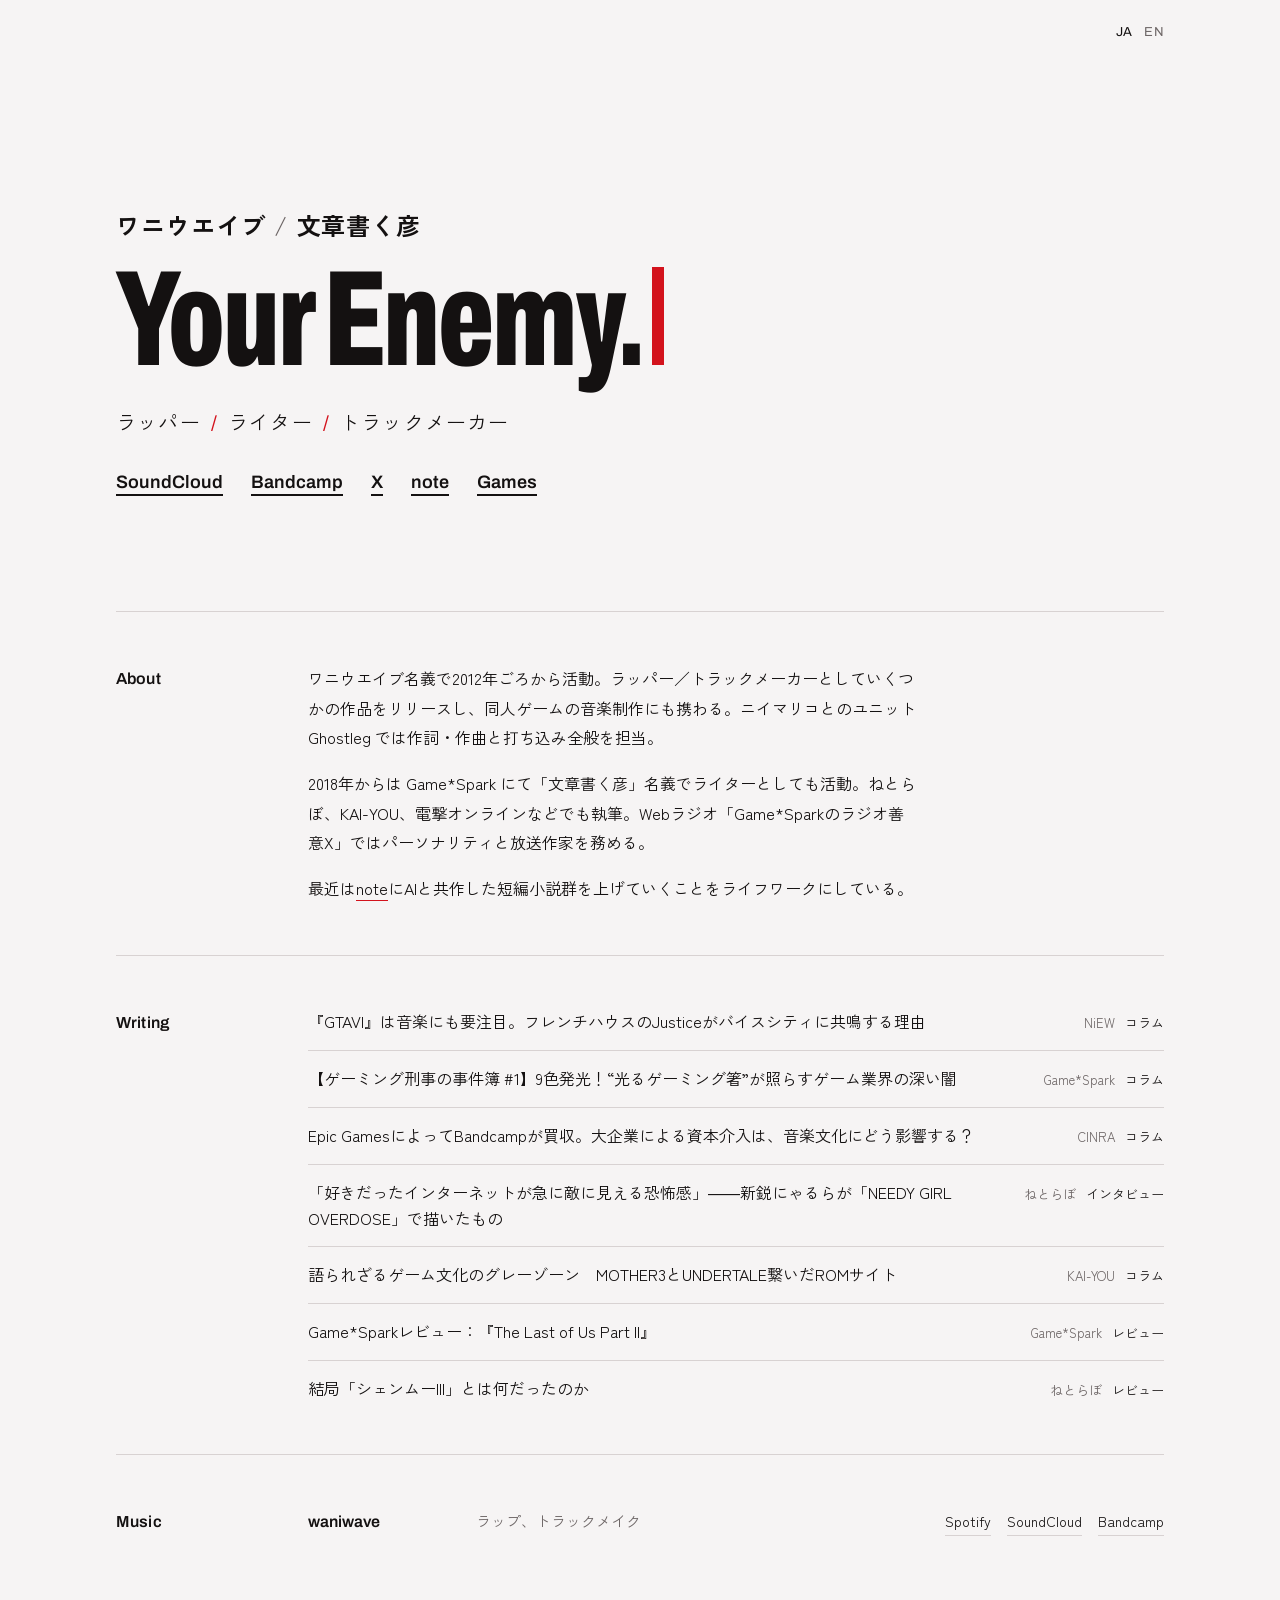
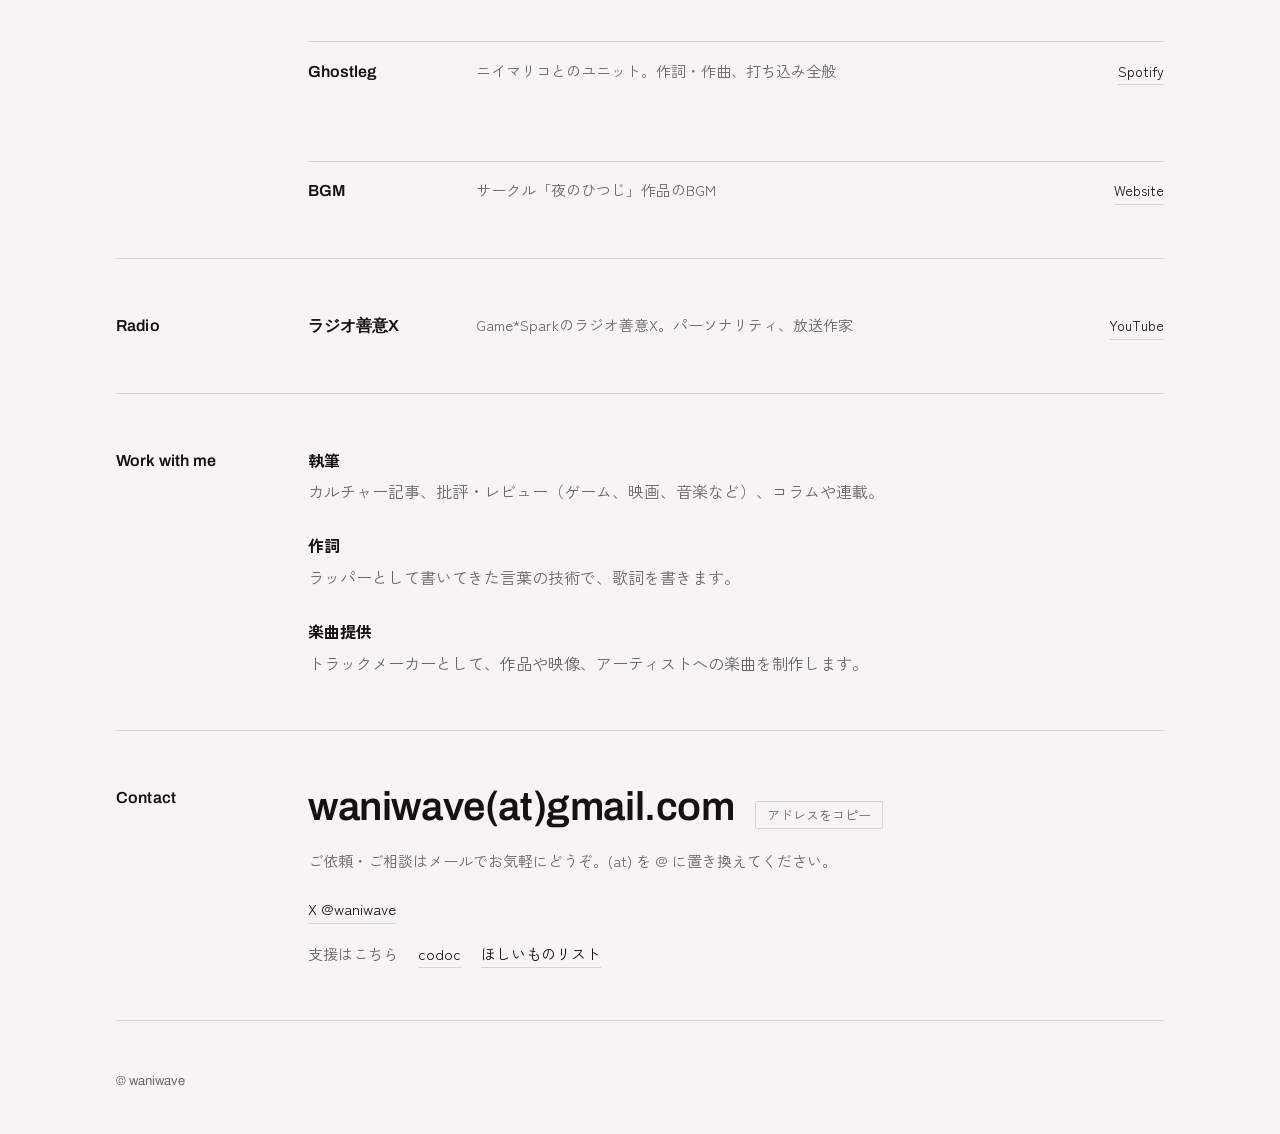
<file: index.html>
<!doctype html>
<html lang="ja">
<head>
<meta charset="utf-8">
<meta name="viewport" content="width=device-width, initial-scale=1, viewport-fit=cover">
<title>waniwave.com</title>
<meta name="description" content="ワニウエイブ（文章書く彦）。ラッパー／ライター／トラックメーカー。カルチャー記事、批評・レビュー、コラム連載、作詞、楽曲提供のご依頼を受け付けています。">
<link rel="canonical" href="https://waniwave.com/">
<link rel="alternate" hreflang="ja" href="https://waniwave.com/">
<link rel="alternate" hreflang="en" href="https://waniwave.com/en/">
<meta property="og:type" content="website">
<meta property="og:title" content="waniwave.com">
<meta property="og:description" content="Your Enemy. ラッパー／ライター／トラックメーカー">
<meta property="og:url" content="https://waniwave.com/">
<meta name="twitter:card" content="summary">
<meta name="twitter:site" content="@waniwave">
<link rel="icon" href="assets/favicon.svg" type="image/svg+xml">
<link rel="preconnect" href="https://fonts.googleapis.com">
<link rel="preconnect" href="https://fonts.gstatic.com" crossorigin>
<link rel="stylesheet" href="https://fonts.googleapis.com/css2?family=Archivo:wdth,wght@62..125,400..800&family=Zen+Kaku+Gothic+New:wght@400;700&display=swap">
<link rel="stylesheet" href="assets/style.css">
</head>
<body>
<div class="wrap">

  <header class="bar">
    <div class="side">
    <nav class="lang" aria-label="言語">
      <a href="./" aria-current="page" lang="ja">JA</a>
      <a href="en/" lang="en" hreflang="en">EN</a>
    </nav>
    </div>
  </header>

  <section class="hero" aria-label="ワニウエイブ">
    <h1 class="name">ワニウエイブ<span class="sep">/</span>文章書く彦</h1>
    <p class="enemy" lang="en">Your Enemy.<span class="caret" aria-hidden="true"></span></p>
    <p class="roles">ラッパー<span class="slash">/</span>ライター<span class="slash">/</span>トラックメーカー</p>
    <ul class="pillars">
      <li><a href="https://soundcloud.com/waniwave" target="_blank" rel="noopener">SoundCloud</a></li>
      <li><a href="https://henrec.bandcamp.com/" target="_blank" rel="noopener">Bandcamp</a></li>
      <li><a href="https://x.com/waniwave" target="_blank" rel="noopener">X</a></li>
      <li><a href="https://note.com/wanwe" target="_blank" rel="noopener">note</a></li>
      <li><a href="games/">Games</a></li>
    </ul>
  </section>

  <section class="sec" id="about">
    <h2>About</h2>
    <div class="body prose">
      <p>ワニウエイブ名義で2012年ごろから活動。ラッパー／トラックメーカーとしていくつかの作品をリリースし、同人ゲームの音楽制作にも携わる。ニイマリコとのユニット Ghostleg では作詞・作曲と打ち込み全般を担当。</p>
      <p>2018年からは Game*Spark にて「文章書く彦」名義でライターとしても活動。ねとらぼ、KAI-YOU、電撃オンラインなどでも執筆。Webラジオ「Game*Sparkのラジオ善意X」ではパーソナリティと放送作家を務める。</p>
      <p>最近は<a class="inline" href="https://note.com/wanwe" target="_blank" rel="noopener">note</a>にAIと共作した短編小説群を上げていくことをライフワークにしている。</p>
    </div>
  </section>

  <section class="sec" id="writing">
    <h2>Writing</h2>
    <div class="body">
      <ul class="rows">
        <li class="row">
          <a class="t title" href="https://niewmedia.com/specials/2611gta_edink_wrwwv/" target="_blank" rel="noopener">『GTAVI』は音楽にも要注目。フレンチハウスのJusticeがバイスシティに共鳴する理由</a>
          <span class="m">NiEW<span class="g">コラム</span></span>
        </li>
        <li class="row">
          <a class="t title" href="https://www.gamespark.jp/article/2022/09/12/122242.html" target="_blank" rel="noopener">【ゲーミング刑事の事件簿 #1】9色発光！“光るゲーミング箸”が照らすゲーム業界の深い闇</a>
          <span class="m">Game*Spark<span class="g">コラム</span></span>
        </li>
        <li class="row">
          <a class="t title" href="https://www.cinra.net/article/202203-briefing-bandcamp_ymmtscl" target="_blank" rel="noopener">Epic GamesによってBandcampが買収。大企業による資本介入は、音楽文化にどう影響する？</a>
          <span class="m">CINRA<span class="g">コラム</span></span>
        </li>
        <li class="row">
          <a class="t title" href="https://nlab.itmedia.co.jp/cont/articles/3331324/" target="_blank" rel="noopener">「好きだったインターネットが急に敵に見える恐怖感」――新鋭にゃるらが「NEEDY GIRL OVERDOSE」で描いたもの</a>
          <span class="m">ねとらぼ<span class="g">インタビュー</span></span>
        </li>
        <li class="row">
          <a class="t title" href="https://premium.kai-you.net/article/423" target="_blank" rel="noopener">語られざるゲーム文化のグレーゾーン　MOTHER3とUNDERTALE繋いだROMサイト</a>
          <span class="m">KAI-YOU<span class="g">コラム</span></span>
        </li>
        <li class="row">
          <a class="t title" href="https://www.gamespark.jp/article/2020/08/16/101322.html" target="_blank" rel="noopener">Game*Sparkレビュー：『The Last of Us Part II』</a>
          <span class="m">Game*Spark<span class="g">レビュー</span></span>
        </li>
        <li class="row">
          <a class="t title" href="https://nlab.itmedia.co.jp/cont/articles/3300284/" target="_blank" rel="noopener">結局「シェンムーIII」とは何だったのか</a>
          <span class="m">ねとらぼ<span class="g">レビュー</span></span>
        </li>
      </ul>
    </div>
  </section>

  <section class="sec" id="music">
    <h2>Music</h2>
    <div class="body">
      <ul class="rows music">
        <li class="row">
          <span class="k">waniwave</span>
          <span class="t">ラップ、トラックメイク</span>
          <span class="links">
            <a href="https://open.spotify.com/intl-ja/artist/51df8AoXnKXxdjbH6T7DKk" target="_blank" rel="noopener">Spotify</a>
            <a href="https://soundcloud.com/waniwave" target="_blank" rel="noopener">SoundCloud</a>
            <a href="https://henrec.bandcamp.com/" target="_blank" rel="noopener">Bandcamp</a>
          </span>
          <div class="players">
            <iframe class="p-sc" title="SoundCloud: wanilands (beta testing)" src="https://w.soundcloud.com/player/?url=https%3A//soundcloud.com/waniwave/sets/wanilands-beta-testing&amp;color=%23d3121c&amp;auto_play=false&amp;hide_related=true&amp;show_comments=false&amp;show_user=true&amp;show_reposts=false&amp;show_teaser=false" loading="lazy" allow="autoplay"></iframe>
            <iframe class="p-bc" title="Bandcamp: 7pay" src="https://bandcamp.com/EmbeddedPlayer/album=2647364055/size=small/bgcol=ffffff/linkcol=d3121c/transparent=true/" loading="lazy" seamless><a href="https://henrec.bandcamp.com/album/7pay">7pay waniwave</a></iframe>
          </div>
        </li>
        <li class="row">
          <span class="k">Ghostleg</span>
          <span class="t">ニイマリコとのユニット。作詞・作曲、打ち込み全般</span>
          <span class="links">
            <a href="https://open.spotify.com/intl-ja/artist/30WpNmVL4eDIlhvrAvZKBD" target="_blank" rel="noopener">Spotify</a>
          </span>
          <div class="players">
            <iframe class="p-bc" title="Bandcamp: 祈りと、その作法　他二曲" src="https://bandcamp.com/EmbeddedPlayer/album=3148992543/size=small/bgcol=ffffff/linkcol=d3121c/transparent=true/" loading="lazy" seamless><a href="https://henrec.bandcamp.com/album/--6">祈りと、その作法　他二曲 Ghostleg</a></iframe>
          </div>
        </li>
        <li class="row">
          <span class="k">BGM</span>
          <span class="t">サークル「夜のひつじ」作品のBGM</span>
          <span class="links">
            <a href="https://yorunohitsuji.xii.jp/" target="_blank" rel="noopener">Website</a>
          </span>
        </li>
      </ul>
    </div>
  </section>

  <section class="sec" id="radio">
    <h2>Radio</h2>
    <div class="body">
      <ul class="rows music">
        <li class="row">
          <span class="k">ラジオ善意X</span>
          <span class="t">Game*Sparkのラジオ善意X。パーソナリティ、放送作家</span>
          <span class="links">
            <a href="https://www.youtube.com/@Radio-ZenE" target="_blank" rel="noopener">YouTube</a>
          </span>
        </li>
      </ul>
    </div>
  </section>

  <section class="sec" id="work">
    <h2>Work with me</h2>
    <div class="body">
      <ul class="work">
        <li>
          <h3>執筆</h3>
          <p>カルチャー記事、批評・レビュー（ゲーム、映画、音楽など）、コラムや連載。</p>
        </li>
        <li>
          <h3>作詞</h3>
          <p>ラッパーとして書いてきた言葉の技術で、歌詞を書きます。</p>
        </li>
        <li>
          <h3>楽曲提供</h3>
          <p>トラックメーカーとして、作品や映像、アーティストへの楽曲を制作します。</p>
        </li>
      </ul>
    </div>
  </section>

  <section class="sec" id="contact">
    <h2>Contact</h2>
    <div class="body">
      <div class="mail">
        <span class="addr">waniwave(at)gmail.com</span>
        <button class="copy" type="button" id="copy-mail" data-done="コピーしました">アドレスをコピー</button>
      </div>
      <p class="contact-note">ご依頼・ご相談はメールでお気軽にどうぞ。(at) を @ に置き換えてください。</p>
      <p class="contact-links"><a href="https://x.com/waniwave" target="_blank" rel="noopener">X @waniwave</a></p>
      <p class="support"><span>支援はこちら</span><a href="https://codoc.jp/sites/waniwave/" target="_blank" rel="noopener">codoc</a><a href="https://www.amazon.jp/hz/wishlist/ls/28IZRN7VQ9T33" target="_blank" rel="noopener">ほしいものリスト</a></p>
    </div>
  </section>

  <footer>© waniwave</footer>

</div>
<script>
(function () {
  var b = document.getElementById('copy-mail');
  if (!b) return;
  var label = b.textContent;
  b.addEventListener('click', function () {
    var a = ['waniwave', 'gmail.com'].join('@');
    var done = function () { b.textContent = b.dataset.done; setTimeout(function () { b.textContent = label; }, 1800); };
    var fallback = function () {
      var r = document.createRange(); r.selectNodeContents(document.querySelector('.addr'));
      var s = window.getSelection(); s.removeAllRanges(); s.addRange(r);
    };
    try {
      navigator.clipboard.writeText(a).then(done, fallback);
    } catch (e) { fallback(); }
  });
})();
</script>
</body>
</html>
</file>
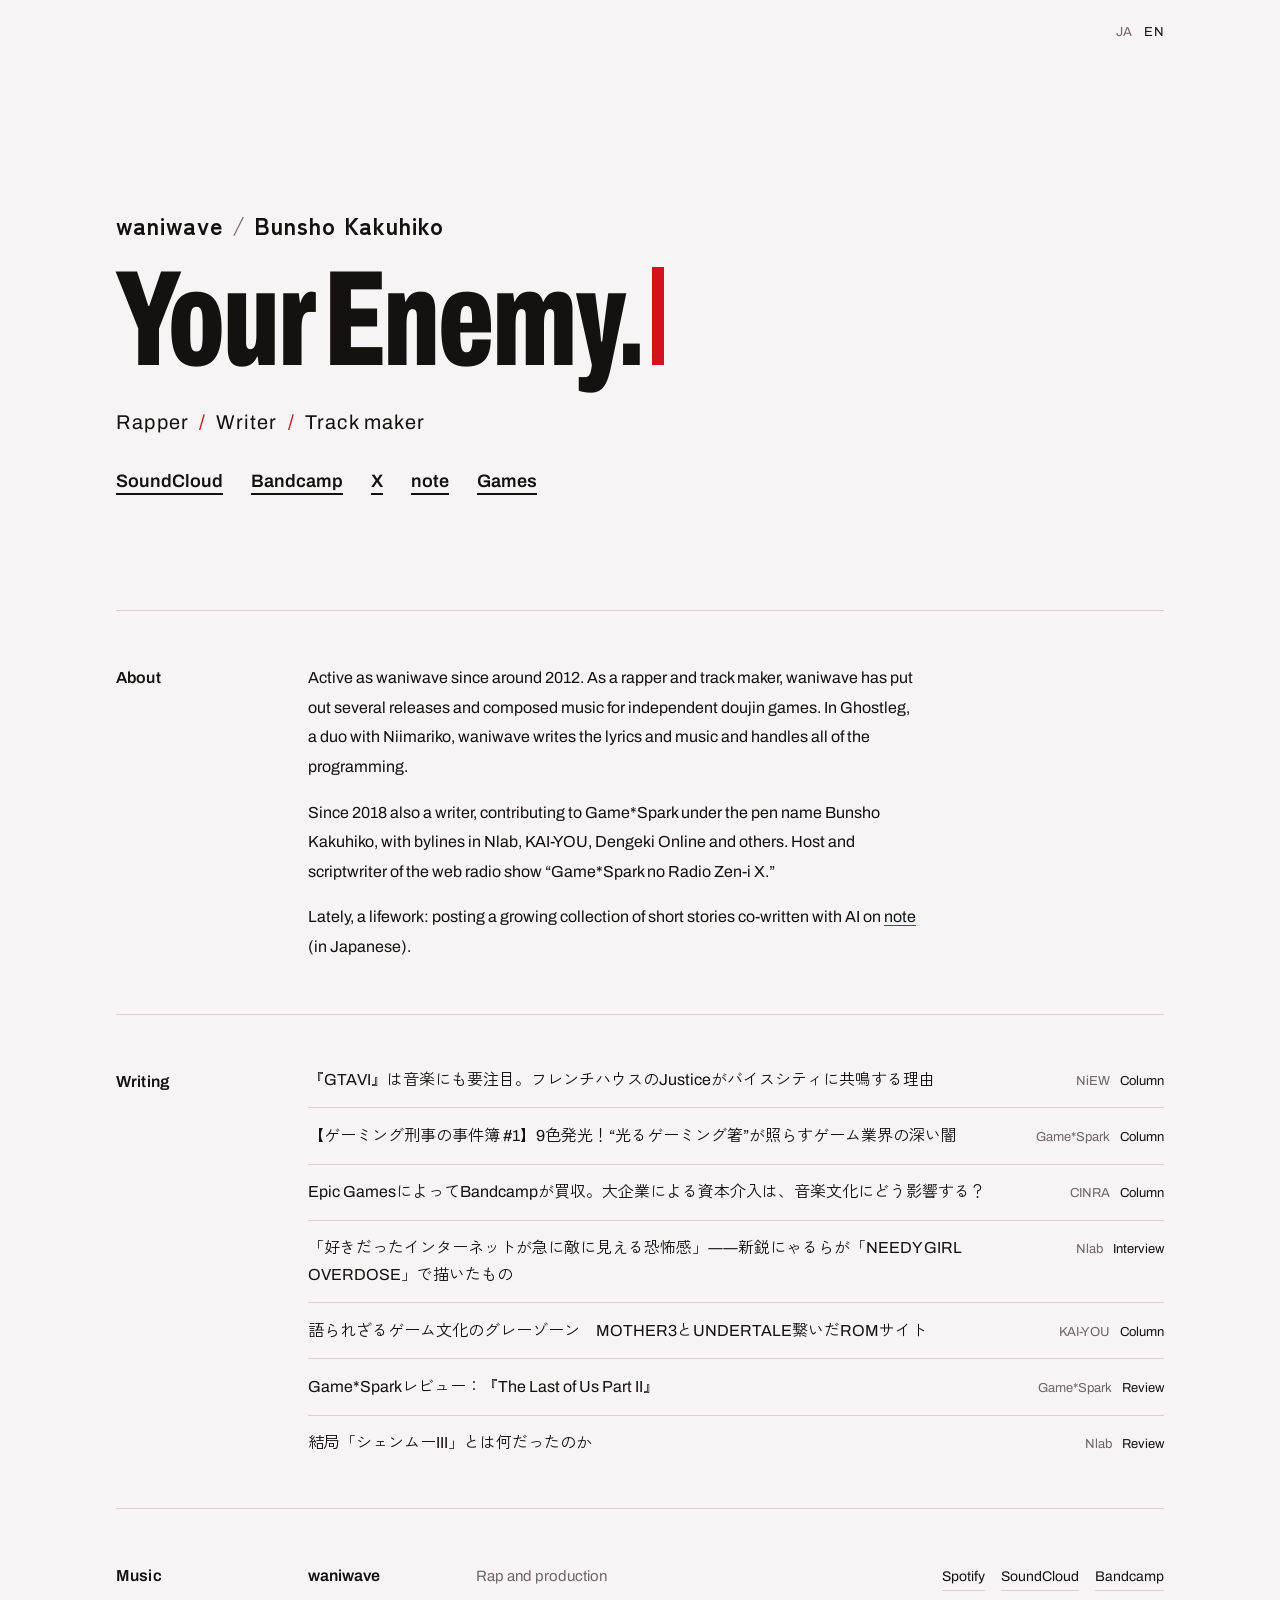
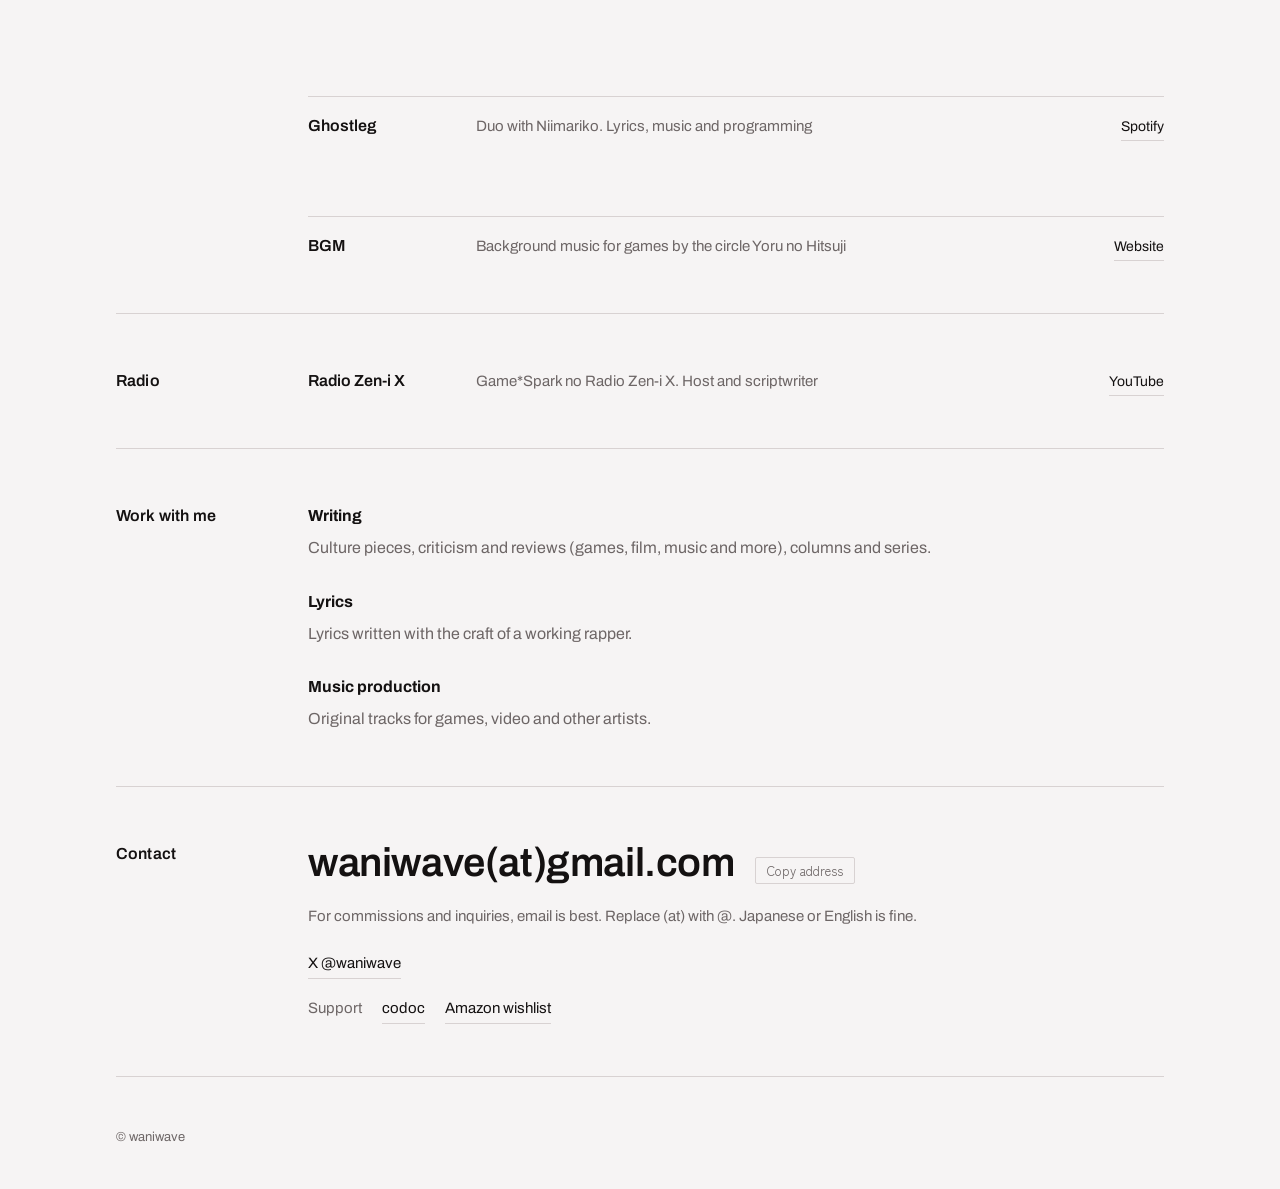
<file: en/index.html>
<!doctype html>
<html lang="en">
<head>
<meta charset="utf-8">
<meta name="viewport" content="width=device-width, initial-scale=1, viewport-fit=cover">
<title>waniwave.com</title>
<meta name="description" content="waniwave (Bunsho Kakuhiko). Rapper, writer and track maker based in Japan. Available for culture writing, criticism and reviews, columns, lyrics and music production.">
<link rel="canonical" href="https://waniwave.com/en/">
<link rel="alternate" hreflang="ja" href="https://waniwave.com/">
<link rel="alternate" hreflang="en" href="https://waniwave.com/en/">
<meta property="og:type" content="website">
<meta property="og:title" content="waniwave.com">
<meta property="og:description" content="Your Enemy. Rapper / Writer / Track maker">
<meta property="og:url" content="https://waniwave.com/en/">
<meta name="twitter:card" content="summary">
<meta name="twitter:site" content="@waniwave">
<link rel="icon" href="../assets/favicon.svg" type="image/svg+xml">
<link rel="preconnect" href="https://fonts.googleapis.com">
<link rel="preconnect" href="https://fonts.gstatic.com" crossorigin>
<link rel="stylesheet" href="https://fonts.googleapis.com/css2?family=Archivo:wdth,wght@62..125,400..800&family=Zen+Kaku+Gothic+New:wght@400;700&display=swap">
<link rel="stylesheet" href="../assets/style.css">
</head>
<body>
<div class="wrap">

  <header class="bar">
    <div class="side">
    <nav class="lang" aria-label="Language">
      <a href="../" lang="ja" hreflang="ja">JA</a>
      <a href="./" aria-current="page" lang="en">EN</a>
    </nav>
    </div>
  </header>

  <section class="hero" aria-label="waniwave">
    <h1 class="name">waniwave<span class="sep">/</span>Bunsho Kakuhiko</h1>
    <p class="enemy">Your Enemy.<span class="caret" aria-hidden="true"></span></p>
    <p class="roles">Rapper<span class="slash">/</span>Writer<span class="slash">/</span>Track maker</p>
    <ul class="pillars">
      <li><a href="https://soundcloud.com/waniwave" target="_blank" rel="noopener">SoundCloud</a></li>
      <li><a href="https://henrec.bandcamp.com/" target="_blank" rel="noopener">Bandcamp</a></li>
      <li><a href="https://x.com/waniwave" target="_blank" rel="noopener">X</a></li>
      <li><a href="https://note.com/wanwe" target="_blank" rel="noopener">note</a></li>
      <li><a href="../games/">Games</a></li>
    </ul>
  </section>

  <section class="sec" id="about">
    <h2>About</h2>
    <div class="body prose">
      <p>Active as waniwave since around 2012. As a rapper and track maker, waniwave has put out several releases and composed music for independent doujin games. In Ghostleg, a duo with Niimariko, waniwave writes the lyrics and music and handles all of the programming.</p>
      <p>Since 2018 also a writer, contributing to Game*Spark under the pen name Bunsho Kakuhiko, with bylines in Nlab, KAI-YOU, Dengeki Online and others. Host and scriptwriter of the web radio show “Game*Spark no Radio Zen-i X.”</p>
      <p>Lately, a lifework: posting a growing collection of short stories co-written with AI on <a class="inline" href="https://note.com/wanwe" target="_blank" rel="noopener">note</a> (in Japanese).</p>
    </div>
  </section>

  <section class="sec" id="writing">
    <h2>Writing</h2>
    <div class="body">
      <ul class="rows">
        <li class="row">
          <a class="t title" lang="ja" href="https://niewmedia.com/specials/2611gta_edink_wrwwv/" target="_blank" rel="noopener">『GTAVI』は音楽にも要注目。フレンチハウスのJusticeがバイスシティに共鳴する理由</a>
          <span class="m">NiEW<span class="g">Column</span></span>
        </li>
        <li class="row">
          <a class="t title" lang="ja" href="https://www.gamespark.jp/article/2022/09/12/122242.html" target="_blank" rel="noopener">【ゲーミング刑事の事件簿 #1】9色発光！“光るゲーミング箸”が照らすゲーム業界の深い闇</a>
          <span class="m">Game*Spark<span class="g">Column</span></span>
        </li>
        <li class="row">
          <a class="t title" lang="ja" href="https://www.cinra.net/article/202203-briefing-bandcamp_ymmtscl" target="_blank" rel="noopener">Epic GamesによってBandcampが買収。大企業による資本介入は、音楽文化にどう影響する？</a>
          <span class="m">CINRA<span class="g">Column</span></span>
        </li>
        <li class="row">
          <a class="t title" lang="ja" href="https://nlab.itmedia.co.jp/cont/articles/3331324/" target="_blank" rel="noopener">「好きだったインターネットが急に敵に見える恐怖感」――新鋭にゃるらが「NEEDY GIRL OVERDOSE」で描いたもの</a>
          <span class="m">Nlab<span class="g">Interview</span></span>
        </li>
        <li class="row">
          <a class="t title" lang="ja" href="https://premium.kai-you.net/article/423" target="_blank" rel="noopener">語られざるゲーム文化のグレーゾーン　MOTHER3とUNDERTALE繋いだROMサイト</a>
          <span class="m">KAI-YOU<span class="g">Column</span></span>
        </li>
        <li class="row">
          <a class="t title" lang="ja" href="https://www.gamespark.jp/article/2020/08/16/101322.html" target="_blank" rel="noopener">Game*Sparkレビュー：『The Last of Us Part II』</a>
          <span class="m">Game*Spark<span class="g">Review</span></span>
        </li>
        <li class="row">
          <a class="t title" lang="ja" href="https://nlab.itmedia.co.jp/cont/articles/3300284/" target="_blank" rel="noopener">結局「シェンムーIII」とは何だったのか</a>
          <span class="m">Nlab<span class="g">Review</span></span>
        </li>
      </ul>
    </div>
  </section>

  <section class="sec" id="music">
    <h2>Music</h2>
    <div class="body">
      <ul class="rows music">
        <li class="row">
          <span class="k">waniwave</span>
          <span class="t">Rap and production</span>
          <span class="links">
            <a href="https://open.spotify.com/artist/51df8AoXnKXxdjbH6T7DKk" target="_blank" rel="noopener">Spotify</a>
            <a href="https://soundcloud.com/waniwave" target="_blank" rel="noopener">SoundCloud</a>
            <a href="https://henrec.bandcamp.com/" target="_blank" rel="noopener">Bandcamp</a>
          </span>
          <div class="players">
            <iframe class="p-sc" title="SoundCloud: wanilands (beta testing)" src="https://w.soundcloud.com/player/?url=https%3A//soundcloud.com/waniwave/sets/wanilands-beta-testing&amp;color=%23d3121c&amp;auto_play=false&amp;hide_related=true&amp;show_comments=false&amp;show_user=true&amp;show_reposts=false&amp;show_teaser=false" loading="lazy" allow="autoplay"></iframe>
            <iframe class="p-bc" title="Bandcamp: 7pay" src="https://bandcamp.com/EmbeddedPlayer/album=2647364055/size=small/bgcol=ffffff/linkcol=d3121c/transparent=true/" loading="lazy" seamless><a href="https://henrec.bandcamp.com/album/7pay">7pay waniwave</a></iframe>
          </div>
        </li>
        <li class="row">
          <span class="k">Ghostleg</span>
          <span class="t">Duo with Niimariko. Lyrics, music and programming</span>
          <span class="links">
            <a href="https://open.spotify.com/artist/30WpNmVL4eDIlhvrAvZKBD" target="_blank" rel="noopener">Spotify</a>
          </span>
          <div class="players">
            <iframe class="p-bc" title="Bandcamp: 祈りと、その作法　他二曲" src="https://bandcamp.com/EmbeddedPlayer/album=3148992543/size=small/bgcol=ffffff/linkcol=d3121c/transparent=true/" loading="lazy" seamless><a href="https://henrec.bandcamp.com/album/--6">祈りと、その作法　他二曲 Ghostleg</a></iframe>
          </div>
        </li>
        <li class="row">
          <span class="k">BGM</span>
          <span class="t">Background music for games by the circle Yoru no Hitsuji</span>
          <span class="links">
            <a href="https://yorunohitsuji.xii.jp/" target="_blank" rel="noopener">Website</a>
          </span>
        </li>
      </ul>
    </div>
  </section>

  <section class="sec" id="radio">
    <h2>Radio</h2>
    <div class="body">
      <ul class="rows music">
        <li class="row">
          <span class="k">Radio Zen-i X</span>
          <span class="t">Game*Spark no Radio Zen-i X. Host and scriptwriter</span>
          <span class="links">
            <a href="https://www.youtube.com/@Radio-ZenE" target="_blank" rel="noopener">YouTube</a>
          </span>
        </li>
      </ul>
    </div>
  </section>

  <section class="sec" id="work">
    <h2>Work with me</h2>
    <div class="body">
      <ul class="work">
        <li>
          <h3>Writing</h3>
          <p>Culture pieces, criticism and reviews (games, film, music and more), columns and series.</p>
        </li>
        <li>
          <h3>Lyrics</h3>
          <p>Lyrics written with the craft of a working rapper.</p>
        </li>
        <li>
          <h3>Music production</h3>
          <p>Original tracks for games, video and other artists.</p>
        </li>
      </ul>
    </div>
  </section>

  <section class="sec" id="contact">
    <h2>Contact</h2>
    <div class="body">
      <div class="mail">
        <span class="addr">waniwave(at)gmail.com</span>
        <button class="copy" type="button" id="copy-mail" data-done="Copied">Copy address</button>
      </div>
      <p class="contact-note">For commissions and inquiries, email is best. Replace (at) with @. Japanese or English is fine.</p>
      <p class="contact-links"><a href="https://x.com/waniwave" target="_blank" rel="noopener">X @waniwave</a></p>
      <p class="support"><span>Support</span><a href="https://codoc.jp/sites/waniwave/" target="_blank" rel="noopener">codoc</a><a href="https://www.amazon.jp/hz/wishlist/ls/28IZRN7VQ9T33" target="_blank" rel="noopener">Amazon wishlist</a></p>
    </div>
  </section>

  <footer>© waniwave</footer>

</div>
<script>
(function () {
  var b = document.getElementById('copy-mail');
  if (!b) return;
  var label = b.textContent;
  b.addEventListener('click', function () {
    var a = ['waniwave', 'gmail.com'].join('@');
    var done = function () { b.textContent = b.dataset.done; setTimeout(function () { b.textContent = label; }, 1800); };
    var fallback = function () {
      var r = document.createRange(); r.selectNodeContents(document.querySelector('.addr'));
      var s = window.getSelection(); s.removeAllRanges(); s.addRange(r);
    };
    try {
      navigator.clipboard.writeText(a).then(done, fallback);
    } catch (e) { fallback(); }
  });
})();
</script>
</body>
</html>
</file>
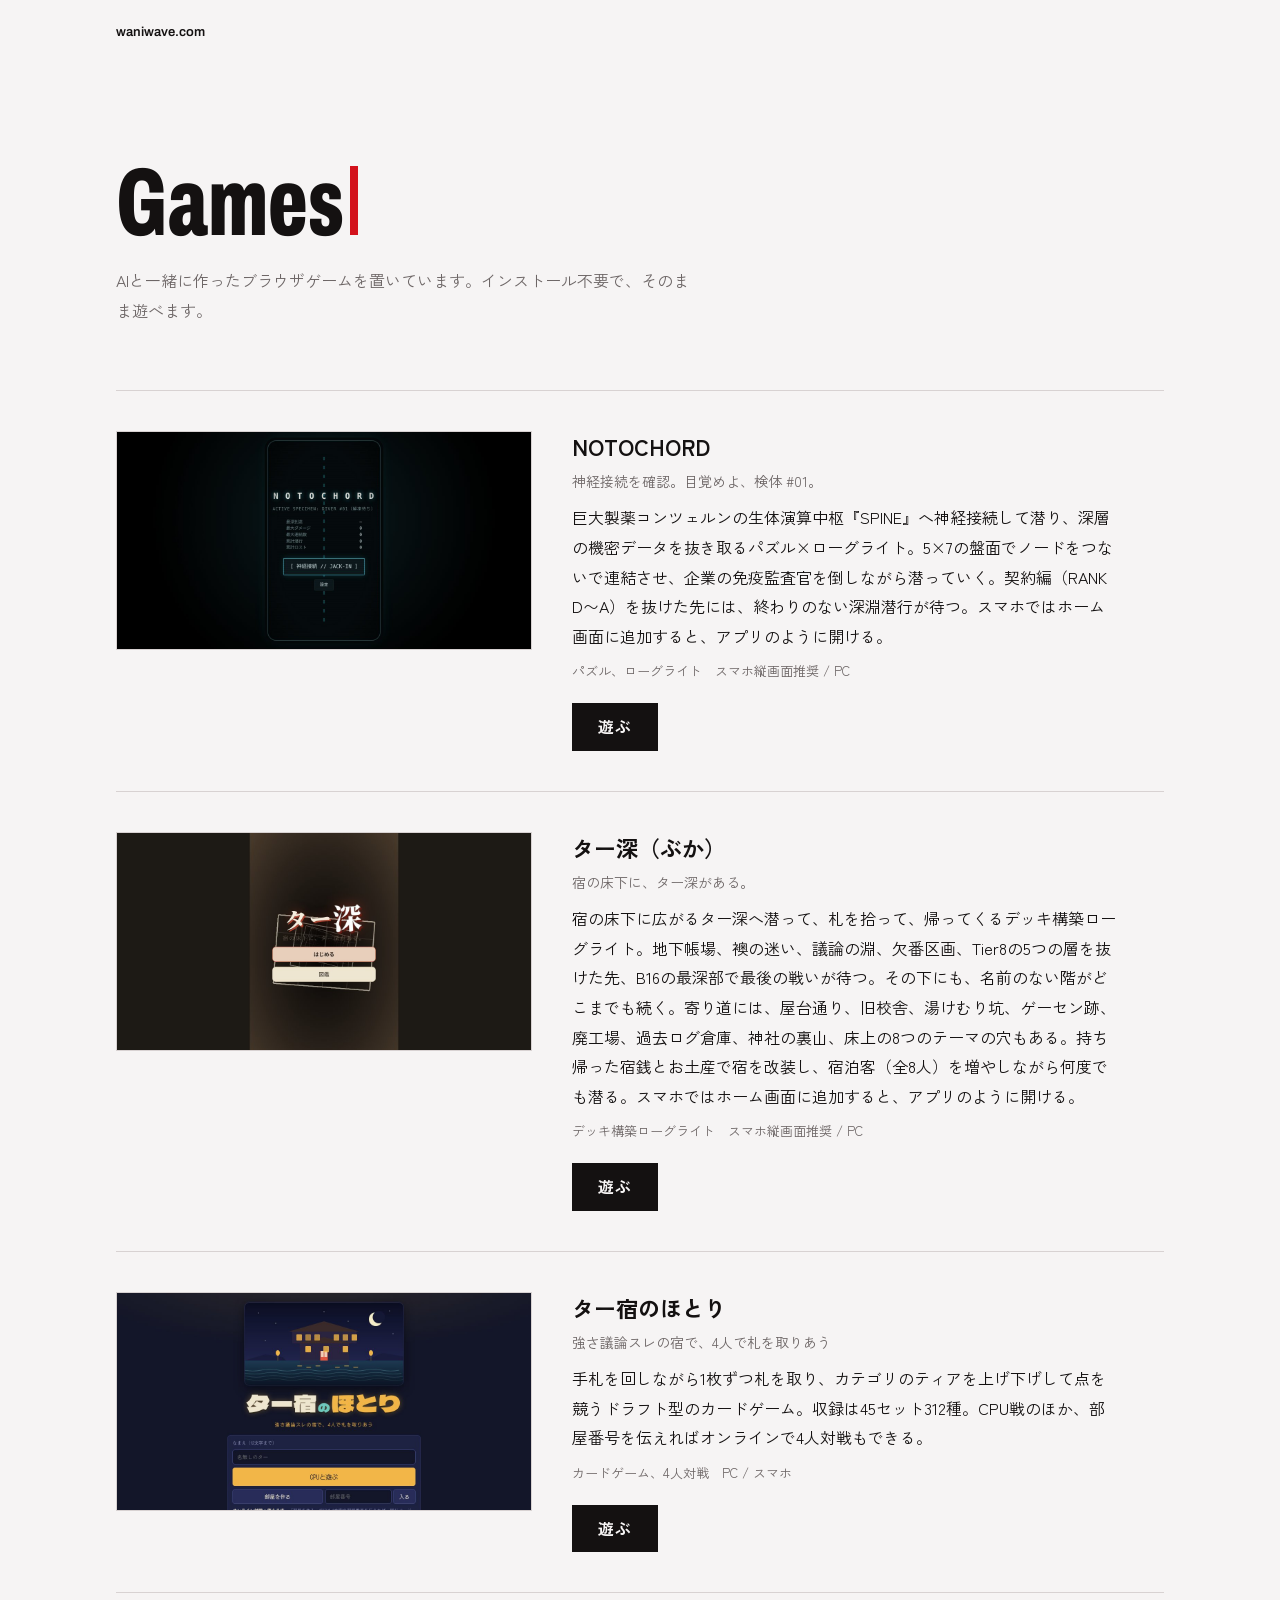
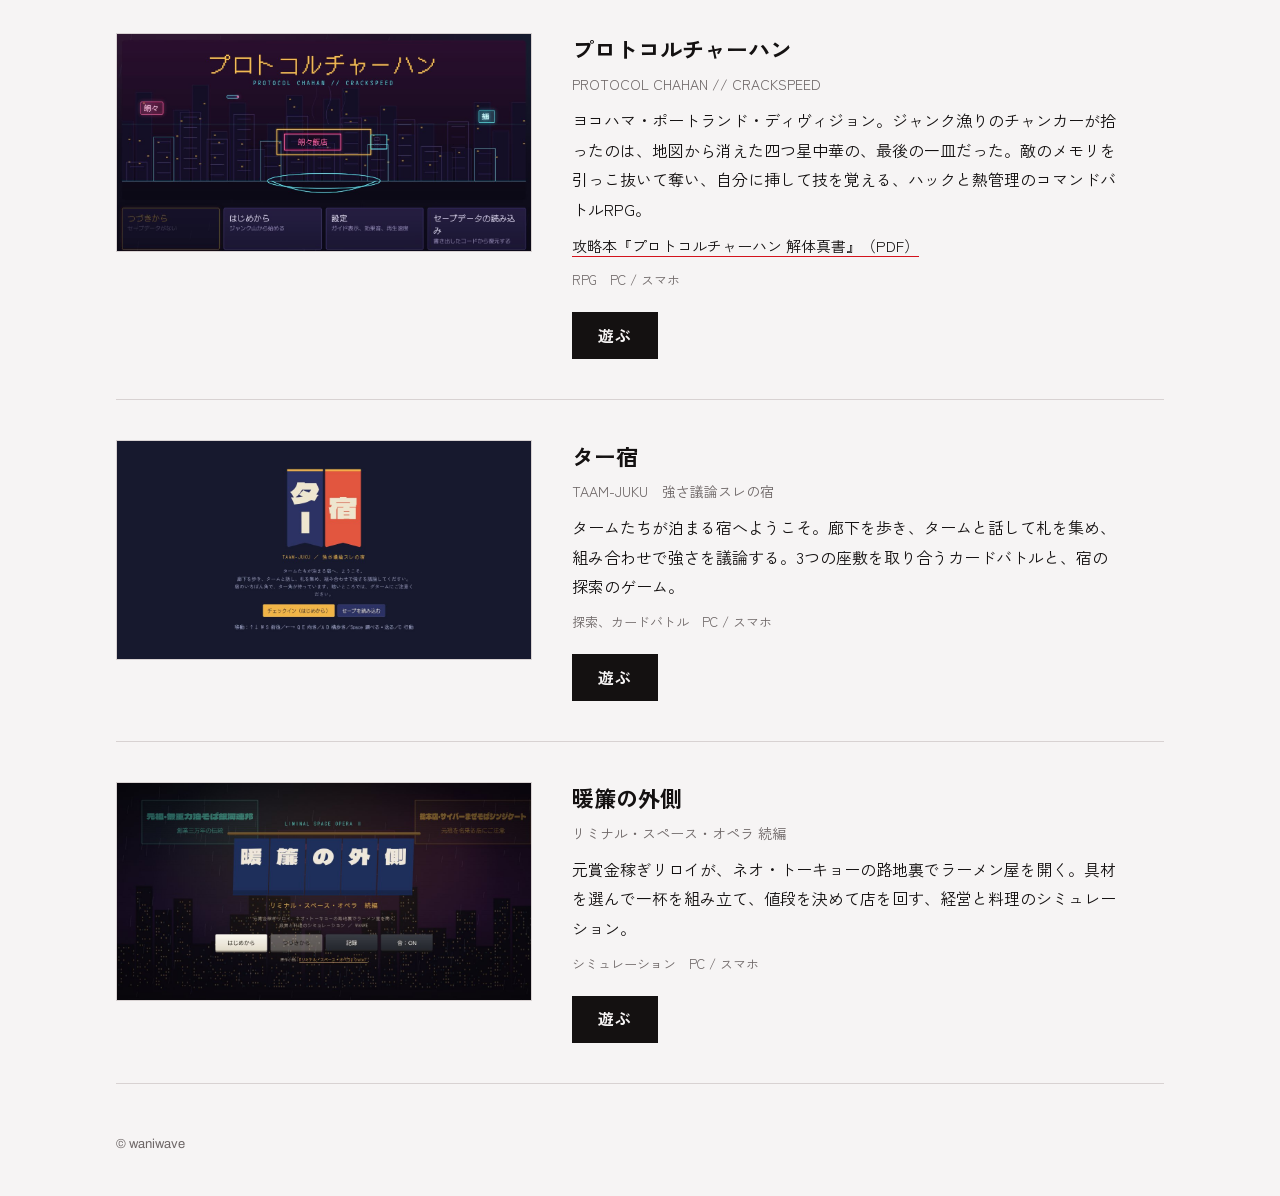
<file: games/index.html>
<!doctype html>
<html lang="ja">
<head>
<meta charset="utf-8">
<meta name="viewport" content="width=device-width, initial-scale=1, viewport-fit=cover">
<title>Games | waniwave.com</title>
<meta name="description" content="ワニウエイブがAIと一緒に作ったブラウザゲームの置き場。インストール不要でそのまま遊べます。">
<link rel="canonical" href="https://waniwave.com/games/">
<meta property="og:type" content="website">
<meta property="og:title" content="Games | waniwave.com">
<meta property="og:description" content="ワニウエイブがAIと一緒に作ったブラウザゲームの置き場。">
<meta property="og:url" content="https://waniwave.com/games/">
<meta property="og:image" content="https://waniwave.com/games/noren/thumb.jpg">
<meta name="twitter:card" content="summary_large_image">
<meta name="twitter:site" content="@waniwave">
<link rel="icon" href="../assets/favicon.svg" type="image/svg+xml">
<link rel="preconnect" href="https://fonts.googleapis.com">
<link rel="preconnect" href="https://fonts.gstatic.com" crossorigin>
<link rel="stylesheet" href="https://fonts.googleapis.com/css2?family=Archivo:wdth,wght@62..125,400..800&family=Zen+Kaku+Gothic+New:wght@400;700&display=swap">
<link rel="stylesheet" href="../assets/style.css">
</head>
<body>
<div class="wrap">

  <header class="bar">
    <a class="home" href="../">waniwave.com</a>
  </header>

  <section class="page-head">
    <h1 class="page-title">Games<span class="caret" aria-hidden="true"></span></h1>
    <p class="page-lead">AIと一緒に作ったブラウザゲームを置いています。インストール不要で、そのまま遊べます。</p>
  </section>

  <!-- ゲームを足すときは <li class="game"> … </li> を丸ごとコピーして上に追加 -->
  <ul class="games">
    <li class="game">
      <a class="thumb" href="notochord/" tabindex="-1" aria-hidden="true"><img src="notochord/thumb.jpg" alt="" width="1200" height="630" loading="lazy"></a>
      <div class="game-body">
        <h2><a class="title" href="notochord/">NOTOCHORD</a></h2>
        <p class="game-sub">神経接続を確認。目覚めよ、検体 #01。</p>
        <p>巨大製薬コンツェルンの生体演算中枢『SPINE』へ神経接続して潜り、深層の機密データを抜き取るパズル×ローグライト。5×7の盤面でノードをつないで連結させ、企業の免疫監査官を倒しながら潜っていく。契約編（RANK D〜A）を抜けた先には、終わりのない深淵潜行が待つ。スマホではホーム画面に追加すると、アプリのように開ける。</p>
        <p class="game-meta">パズル、ローグライト<span>スマホ縦画面推奨 / PC</span></p>
        <a class="play" href="notochord/">遊ぶ</a>
      </div>
    </li>
    <li class="game">
      <a class="thumb" href="taabuka/" tabindex="-1" aria-hidden="true"><img src="taabuka/thumb.jpg" alt="" width="1200" height="630" loading="lazy"></a>
      <div class="game-body">
        <h2><a class="title" href="taabuka/">ター深（ぶか）</a></h2>
        <p class="game-sub">宿の床下に、ター深がある。</p>
        <p>宿の床下に広がるター深へ潜って、札を拾って、帰ってくるデッキ構築ローグライト。地下帳場、襖の迷い、議論の淵、欠番区画、Tier8の5つの層を抜けた先、B16の最深部で最後の戦いが待つ。その下にも、名前のない階がどこまでも続く。寄り道には、屋台通り、旧校舎、湯けむり坑、ゲーセン跡、廃工場、過去ログ倉庫、神社の裏山、床上の8つのテーマの穴もある。持ち帰った宿銭とお土産で宿を改装し、宿泊客（全8人）を増やしながら何度でも潜る。スマホではホーム画面に追加すると、アプリのように開ける。</p>
        <p class="game-meta">デッキ構築ローグライト<span>スマホ縦画面推奨 / PC</span></p>
        <a class="play" href="taabuka/">遊ぶ</a>
      </div>
    </li>
    <li class="game">
      <a class="thumb" href="hotori/" tabindex="-1" aria-hidden="true"><img src="hotori/thumb.jpg" alt="" width="1200" height="630" loading="lazy"></a>
      <div class="game-body">
        <h2><a class="title" href="hotori/">ター宿のほとり</a></h2>
        <p class="game-sub">強さ議論スレの宿で、4人で札を取りあう</p>
        <p>手札を回しながら1枚ずつ札を取り、カテゴリのティアを上げ下げして点を競うドラフト型のカードゲーム。収録は45セット312種。CPU戦のほか、部屋番号を伝えればオンラインで4人対戦もできる。</p>
        <p class="game-meta">カードゲーム、4人対戦<span>PC / スマホ</span></p>
        <a class="play" href="hotori/">遊ぶ</a>
      </div>
    </li>
    <li class="game">
      <a class="thumb" href="chahan/" tabindex="-1" aria-hidden="true"><img src="chahan/thumb.jpg" alt="" width="1200" height="630" loading="lazy"></a>
      <div class="game-body">
        <h2><a class="title" href="chahan/">プロトコルチャーハン</a></h2>
        <p class="game-sub">PROTOCOL CHAHAN // CRACKSPEED</p>
        <p>ヨコハマ・ポートランド・ディヴィジョン。ジャンク漁りのチャンカーが拾ったのは、地図から消えた四つ星中華の、最後の一皿だった。敵のメモリを引っこ抜いて奪い、自分に挿して技を覚える、ハックと熱管理のコマンドバトルRPG。</p>
        <p class="game-extra"><a href="chahan/guide.pdf" target="_blank" rel="noopener">攻略本『プロトコルチャーハン 解体真書』（PDF）</a></p>
        <p class="game-meta">RPG<span>PC / スマホ</span></p>
        <a class="play" href="chahan/">遊ぶ</a>
      </div>
    </li>
    <li class="game">
      <a class="thumb" href="tarjuku/" tabindex="-1" aria-hidden="true"><img src="tarjuku/thumb.jpg" alt="" width="1200" height="630" loading="lazy"></a>
      <div class="game-body">
        <h2><a class="title" href="tarjuku/">ター宿</a></h2>
        <p class="game-sub">TAAM-JUKU　強さ議論スレの宿</p>
        <p>タームたちが泊まる宿へようこそ。廊下を歩き、タームと話して札を集め、組み合わせで強さを議論する。3つの座敷を取り合うカードバトルと、宿の探索のゲーム。</p>
        <p class="game-meta">探索、カードバトル<span>PC / スマホ</span></p>
        <a class="play" href="tarjuku/">遊ぶ</a>
      </div>
    </li>
    <li class="game">
      <a class="thumb" href="noren/" tabindex="-1" aria-hidden="true"><img src="noren/thumb.jpg" alt="" width="1200" height="630" loading="lazy"></a>
      <div class="game-body">
        <h2><a class="title" href="noren/">暖簾の外側</a></h2>
        <p class="game-sub">リミナル・スペース・オペラ 続編</p>
        <p>元賞金稼ぎリロイが、ネオ・トーキョーの路地裏でラーメン屋を開く。具材を選んで一杯を組み立て、値段を決めて店を回す、経営と料理のシミュレーション。</p>
        <p class="game-meta">シミュレーション<span>PC / スマホ</span></p>
        <a class="play" href="noren/">遊ぶ</a>
      </div>
    </li>
  </ul>

  <footer>© waniwave</footer>

</div>
</body>
</html>
</file>
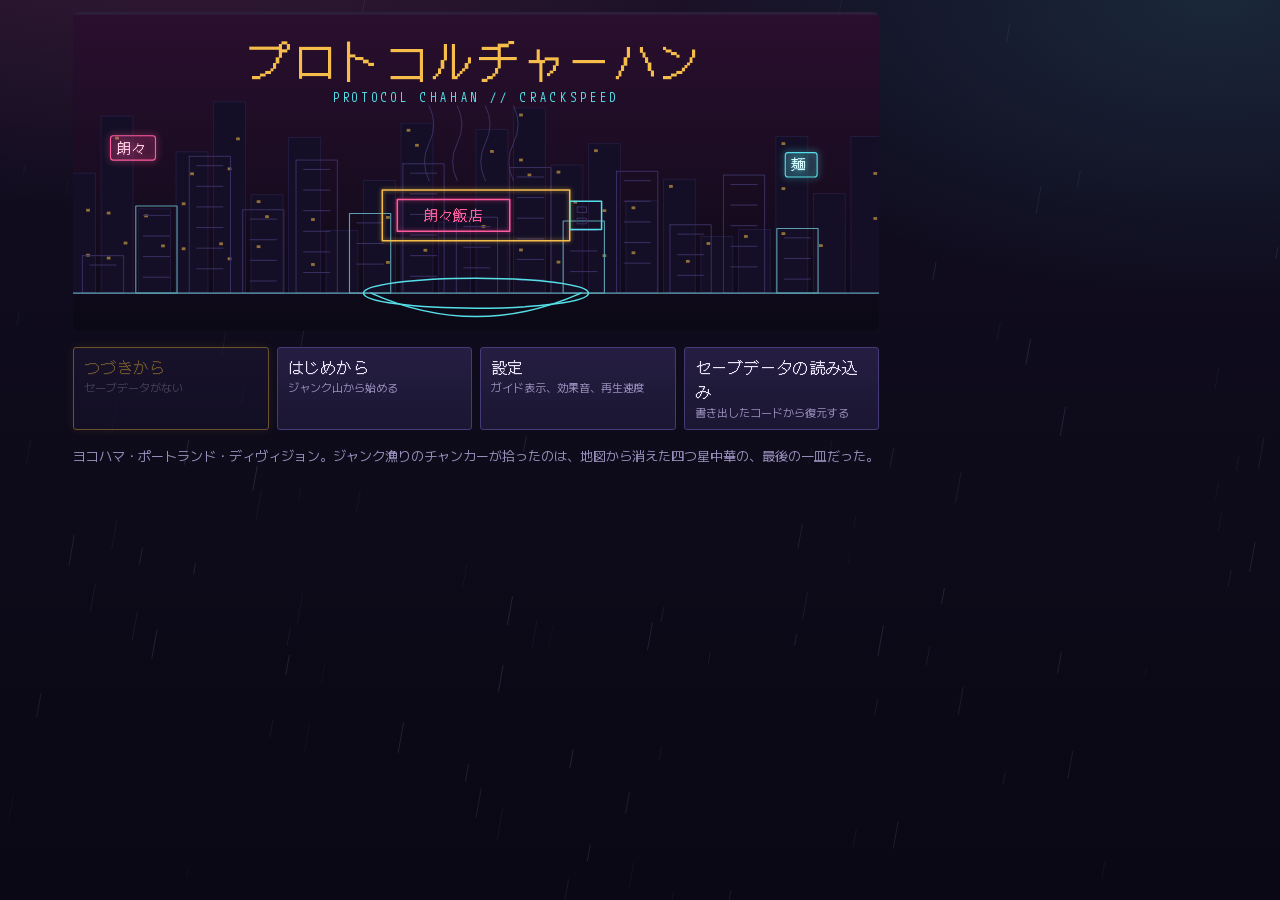
<file: games/chahan/index.html>
<!DOCTYPE html>
<html lang="ja">
<head>
<meta charset="utf-8">
<meta name="viewport" content="width=device-width, initial-scale=1">
<title>プロトコルチャーハン</title>
<meta property="og:type" content="website"><meta property="og:title" content="プロトコルチャーハン">
<meta property="og:description" content="ヨコハマ・ポートランド・ディヴィジョン。ジャンク漁りのチャンカーが拾ったのは、地図から消えた四つ星中華の、最後の一皿だった。">
<meta property="og:url" content="https://waniwave.com/games/chahan/"><meta property="og:image" content="https://waniwave.com/games/chahan/thumb.jpg">
<meta name="twitter:card" content="summary_large_image"><link rel="icon" href="../../assets/favicon.svg" type="image/svg+xml">
<link rel="preconnect" href="https://fonts.googleapis.com">
<link href="https://fonts.googleapis.com/css2?family=DotGothic16&family=M+PLUS+1+Code:wght@400;600&display=swap" rel="stylesheet">
<style>
:root{
  /* layout: 上から 敵 → 実況ステージ → 味方 → コマンド の一本道。ログは最下部に畳む。単一のネオン夜景テーマ */
  color-scheme: dark;
  --bg:#141024; --panel:#1e1836; --panel2:#2a2148; --line:#3d3266;
  --ink:#ece6fa; --dim:#978dba;
  --cyan:#56dfe8; --mag:#ff5c9e; --gold:#f6bd4a; --red:#ff6b6b; --green:#7be08a;
  --display:'DotGothic16','M PLUS 1 Code',monospace;
  --body:'M PLUS 1 Code','Hiragino Sans','Yu Gothic UI',sans-serif;
}
*{box-sizing:border-box}
[hidden]{display:none!important}
html{background:#0b0815}
body{min-height:100vh}
html,body{margin:0;background:var(--bg);color:var(--ink);font-family:var(--body);font-size:15px;line-height:1.55}
body{padding:12px 16px 40px;background:
  linear-gradient(180deg,rgba(255,92,158,.07),transparent 220px),
  repeating-linear-gradient(0deg,transparent 0 3px,rgba(255,255,255,.012) 3px 4px),var(--bg)}
main{max-width:1360px;margin:0 auto;display:flex;flex-direction:column;gap:10px}
.wrap{display:grid;grid-template-columns:minmax(0,1fr) 300px;gap:14px;align-items:start}
.col{display:flex;flex-direction:column;gap:10px;min-width:0}
aside{position:sticky;top:10px;background:#0e0b1a;border:1px solid var(--line);border-radius:6px;padding:10px}
aside h2{font-size:13px;color:var(--dim);margin:0 0 6px}
@media (max-width:1000px){.wrap{grid-template-columns:minmax(0,1fr)}aside{position:static}#log{max-height:240px}}
h1,h2,.d{font-family:var(--display);font-weight:400;letter-spacing:.04em}
header{display:flex;flex-wrap:wrap;gap:6px 18px;align-items:baseline;border-bottom:1px solid var(--line);padding-bottom:8px}
h1{font-size:18px;margin:0;color:var(--gold)}
header .sub{color:var(--dim)}
#menubtn{margin-left:auto;align-self:center;border-color:var(--cyan);color:var(--cyan)}
#menubtn:not([hidden])+.res{margin-left:0}
header .res{margin-left:auto;display:flex;gap:8px;align-items:baseline;font-variant-numeric:tabular-nums;font-size:13px;color:var(--dim)}
header .res b{color:var(--gold);font-family:var(--display);font-weight:400;font-size:24px;line-height:1}
.row{display:grid;grid-template-columns:repeat(auto-fit,minmax(210px,1fr));gap:10px}
.card{position:relative;background:var(--panel);border:1px solid var(--line);border-radius:6px;padding:10px;display:flex;flex-direction:column;gap:7px;min-width:0;transition:transform .15s,box-shadow .15s}
.card.enemy{border-top:3px solid var(--mag)}
.card.ally{border-bottom:3px solid var(--cyan)}
.card.hij{border-top-color:var(--green)}
.card.dead{opacity:.3;filter:grayscale(1)}
.card.cur{box-shadow:0 0 0 2px var(--gold)}
.card.acting{box-shadow:0 0 0 2px var(--ink),0 0 22px rgba(236,230,250,.35);transform:translateY(-4px)}
.card.ally.acting{transform:translateY(-6px)}
.card.enemy.acting{transform:translateY(6px)}
.card.pickable{cursor:pointer;box-shadow:0 0 0 2px var(--cyan)}
.card.pickable:hover{background:#261f44}
.card.hitfx{animation:shake .4s}
.card.healfx{animation:glow .6s}
@keyframes shake{0%,100%{translate:0}20%{translate:-7px 0}40%{translate:6px 0}60%{translate:-4px 0}80%{translate:3px 0}}
@keyframes glow{0%{box-shadow:0 0 0 3px var(--green)}100%{box-shadow:0 0 0 0 transparent}}
.float{position:absolute;left:50%;top:6px;translate:-50% 0;font-family:var(--display);font-size:34px;line-height:1;pointer-events:none;text-shadow:0 2px 0 #000,0 0 12px currentColor;animation:rise 1.1s ease-out forwards;z-index:3;white-space:nowrap}
.float.dmg{color:var(--red)} .float.edmg{color:var(--gold)} .float.heal{color:var(--green)} .float.miss{color:var(--dim);font-size:22px} .float.note{color:var(--cyan);font-size:18px;top:44px}
@keyframes rise{0%{opacity:0;transform:translateY(14px) scale(.7)}15%{opacity:1;transform:translateY(0) scale(1.15)}30%{transform:scale(1)}100%{opacity:.0;transform:translateY(-26px)}}
.card.keepfloat .float{animation:rise 1.1s ease-out forwards}
.top{display:flex;gap:10px;align-items:center}
.top svg{flex:none}
.info{flex:1;min-width:0;display:flex;flex-direction:column;gap:3px}
.nm{font-family:var(--display);font-size:16px;line-height:1.2;overflow-wrap:anywhere}
.role{color:var(--dim);font-size:11px}
.hpline{display:flex;align-items:center;gap:8px}
.bar{flex:1;height:12px;background:#0d0a18;border-radius:2px;overflow:hidden;border:1px solid #000}
.bar i{display:block;height:100%;background:var(--green);transition:width .35s}
.bar.lowhp i{background:var(--red)} .bar.midhp i{background:var(--gold)}
.hpn{font-family:var(--display);font-size:15px;font-variant-numeric:tabular-nums;white-space:nowrap}
.hpn small{color:var(--dim);font-size:11px}
.heat{display:flex;align-items:center;gap:3px;font-size:11px;color:var(--dim)}
.heat i{width:9px;height:8px;background:#0d0a18;border:1px solid #000}
.heat i.on{background:var(--gold)} .heat i.hot{background:var(--red)}
.heat b{margin-left:4px;font-weight:400;font-variant-numeric:tabular-nums} .heat.over b{color:var(--red)}
.tags{display:flex;flex-wrap:wrap;gap:4px}
.tag{font-size:11px;padding:0 6px;border-radius:9px;background:var(--panel2);color:var(--cyan);border:1px solid currentColor}
.tag.bad{color:var(--red)} .tag.good{color:var(--green)}
.usbs{display:flex;flex-direction:column;gap:4px}
.usb{display:flex;align-items:stretch;font-size:12px;min-width:0}
.usb::before{content:"";flex:none;width:9px;margin:4px 0;background:linear-gradient(90deg,#8d86a8,#c9c3de);border-radius:1px 0 0 1px}
.usb span{padding:2px 7px;background:#0f0c1c;border:1px solid var(--gold);min-width:0}
.usb .n{flex:1;border-radius:0;border-right:0;overflow-wrap:anywhere}
.usb .v{border-radius:0 3px 3px 0;color:var(--gold);white-space:nowrap;font-variant-numeric:tabular-nums}
.usb.empty span{border-color:var(--line);border-style:dashed;color:var(--dim)} .usb.empty::before{opacity:.3}
.usb.broken span{border-color:var(--red);color:var(--red)}
.intent{font-size:12px;padding:5px 8px;background:#0f0c1c;border-left:3px solid var(--mag);border-radius:0 3px 3px 0}
.intent.danger{border-left-color:var(--red);color:var(--red);background:rgba(255,107,107,.08)}
.intent b{color:var(--dim);font-weight:400;font-size:11px;display:block}
.queued{font-size:12px;color:var(--gold);padding:4px 8px;border:1px dashed var(--gold);border-radius:3px}
/* 実況ステージ */
#stage{background:#0e0b1a;border:1px solid var(--line);border-radius:6px;padding:10px 14px;min-height:118px;display:flex;gap:12px;align-items:stretch;flex-wrap:wrap}
#stage.live{border-color:var(--ink);cursor:pointer}
#say{flex:1 1 320px;min-width:0;display:flex;flex-direction:column;justify-content:center;gap:2px}
#say .main{font-family:var(--display);font-size:20px;line-height:1.35}
#say .main.act{color:var(--cyan)} #say .main.eact{color:var(--mag)} #say .main.head{color:var(--gold)} #say .main.crash{color:var(--gold)}
#say .subl{font-size:14px;color:var(--dim)}
#say .subl.now{color:var(--ink);font-size:16px}
#say .subl.now.hurt{color:var(--red)} #say .subl.now.seep,#say .subl.now.crash,#say .subl.now.combo{color:var(--gold)} #say .subl.now.heal,#say .subl.now.buff{color:var(--green)} #say .subl.now.down{color:var(--mag)}
#ctl{display:flex;flex-direction:column;gap:6px;justify-content:center;align-items:flex-end;font-size:12px;color:var(--dim)}
#ctl .seg{display:flex;gap:0}
#ctl .seg button{border-radius:0;padding:3px 8px;font-size:12px}
#ctl .seg button.on{background:var(--gold);color:#1a1205;border-color:var(--gold)}
#ctl .nx{display:flex;gap:6px}
.rb.ev{background:#ff5c9e;color:#fff;border-color:#ff5c9e}
.gly{filter:drop-shadow(0 0 4px currentColor);animation:breathe 3.6s ease-in-out infinite;color:#56dfe8}.card.enemy .gly{color:#ff5c9e;animation-delay:1.2s}.card.dead .gly{animation:none}@keyframes breathe{50%{transform:translateY(-2px)}}
.card.enemy.boss{border-top-width:4px;box-shadow:0 0 22px rgba(255,59,141,.25)}
.loveep{margin:18px 0 8px;padding-top:12px;border-top:1px solid rgba(255,59,141,.35)}.loveep h3{color:#ff8ec0;margin:0 0 8px;font-weight:normal;letter-spacing:.1em}.loveh{margin-top:28px;color:#ff8ec0}
#taaov{position:fixed;inset:0;z-index:200;background:#0b0815}#taaov iframe{width:100%;height:100%;border:0;display:block}
.chat{margin:0 0 4px;font-size:14px;color:var(--dim);border-left:2px solid var(--cyan);padding-left:10px}.chat b{color:var(--cyan);font-weight:normal;margin-right:2px}
.memo{margin-top:4px;font-size:12px;color:var(--dim)}.memo summary{cursor:pointer;color:var(--gold)}.memo ul{margin:4px 0 0;padding-left:18px}
#ctl .autobox{display:flex;gap:6px;align-items:center;flex-wrap:wrap;justify-content:flex-end}#ctl .autobox .go{border-color:var(--gold);color:var(--gold)}#ctl .autonote{font-size:11px}
.strip{display:flex;flex-wrap:wrap;gap:6px;align-items:center;font-size:12px;color:var(--dim)}
.chip{font-size:12px;padding:1px 8px;border:1px solid var(--line);border-radius:2px;background:var(--panel);color:var(--ink)}
.chip.a{border-color:var(--cyan)} .chip.e{border-color:var(--mag)} .chip.used{opacity:.4;text-decoration:line-through} .chip.now{background:var(--ink);color:var(--bg)}
.chip small{color:var(--dim)}
/* コマンド */
#cmd{background:var(--panel2);border:1px solid var(--gold);border-radius:6px;padding:12px}
#cmd h2{color:var(--gold);font-size:16px;margin:0 0 8px}
.grp{font-size:11px;color:var(--dim);margin:8px 0 4px}
.grp:first-of-type{margin-top:0}
.opts{display:grid;grid-template-columns:repeat(auto-fill,minmax(220px,1fr));gap:6px}
.opts.root{grid-template-columns:repeat(auto-fit,minmax(150px,1fr))}
@media (max-width:560px){.opts.root{grid-template-columns:repeat(2,minmax(0,1fr))}}
button{font:inherit;color:var(--ink);background:var(--panel);border:1px solid var(--line);border-radius:3px;padding:7px 10px;text-align:left;cursor:pointer;display:flex;flex-direction:column;gap:1px;min-width:0}
button:hover:not(:disabled){border-color:var(--cyan);background:#261f44}
button:focus-visible{outline:2px solid var(--cyan);outline-offset:1px}
button:disabled{opacity:.4;cursor:not-allowed}
button .l{font-family:var(--display);font-size:16px}
button small{color:var(--dim);font-size:11px}
button.go{border-color:var(--gold);color:var(--gold)}
button.sp{border-left:3px solid var(--mag)}
button.inline{flex-direction:row;display:inline-flex;color:var(--dim)}
.plan{margin:0 0 8px;padding-left:18px}
details{background:var(--panel);border:1px solid var(--line);border-radius:6px;padding:8px 12px}
summary{cursor:pointer;font-family:var(--display);color:var(--dim)}
details ul{margin:8px 0 2px;padding-left:18px;max-width:65ch}
details li{margin-bottom:4px}
#log{height:calc(100vh - 130px);min-height:240px;max-height:820px;overflow-y:auto;font-size:13px}
#log .intel{color:var(--cyan)}
#log div{white-space:pre-wrap}
.turn{color:var(--dim);margin-top:6px}.head{color:var(--gold)}
#log .act{color:var(--cyan);margin-top:3px}#log .eact{color:var(--mag);margin-top:3px}
#log .hurt{color:var(--red)}#log .miss{color:var(--dim)}#log .heal,#log .buff{color:var(--green)}
#log .crash,#log .seep{color:var(--gold)}#log .combo{color:var(--cyan)}#log .down{color:var(--mag)}
.result{font-family:var(--display);font-size:20px;color:var(--gold);margin:0 0 6px}
#tip{position:fixed;z-index:20;max-width:320px;background:#07050f;border:1px solid var(--cyan);border-radius:4px;padding:8px 10px;font-size:12px;line-height:1.55;white-space:pre-line;pointer-events:none;box-shadow:0 6px 24px rgba(0,0,0,.6)}
[data-tip]{cursor:help}
.card.pickable [data-tip]{cursor:pointer}
.intelbox{font-size:11px;color:var(--cyan);border:1px dashed var(--cyan);border-radius:3px;padding:4px 7px;display:flex;flex-direction:column;gap:2px}
.intelbox b{font-weight:400;color:var(--dim)}
#say .subl.now.intel{color:var(--cyan)}
.fxo{position:absolute;inset:0;pointer-events:none;z-index:2;overflow:hidden;border-radius:6px}
.fxo i{position:absolute;display:block}
.fx-slash i{left:-10%;top:50%;width:120%;height:5px;background:linear-gradient(90deg,transparent,#fff 30%,#fff 70%,transparent);rotate:-32deg;box-shadow:0 0 14px #fff;animation:slash .32s ease-out forwards}
.fx-slash i+i{rotate:28deg;animation-delay:.09s;opacity:0}
@keyframes slash{0%{clip-path:inset(0 100% 0 0);opacity:1}60%{clip-path:inset(0 0 0 0);opacity:1}100%{clip-path:inset(0 0 0 100%);opacity:0}}
.fx-shot i{width:26px;height:26px;border-radius:50%;border:3px solid #fff;background:radial-gradient(#fff,transparent 60%);animation:shot .3s ease-out forwards;opacity:0}
.fx-shot i:nth-child(1){left:22%;top:28%}.fx-shot i:nth-child(2){left:55%;top:48%;animation-delay:.08s}.fx-shot i:nth-child(3){left:36%;top:62%;animation-delay:.16s}
@keyframes shot{0%{scale:.2;opacity:1}100%{scale:1.5;opacity:0}}
.fx-elec{background:repeating-linear-gradient(100deg,transparent 0 14px,rgba(86,223,232,.55) 14px 16px,transparent 16px 31px);animation:elec .45s steps(5) forwards}
@keyframes elec{0%{opacity:1;background-position:0 0}25%{opacity:.2;background-position:9px 0}50%{opacity:1;background-position:-7px 0}75%{opacity:.3;background-position:13px 0}100%{opacity:0}}
.fx-fire{background:radial-gradient(circle at 50% 100%,rgba(255,170,60,.85),rgba(255,80,60,.5) 40%,transparent 70%);animation:fire .55s ease-out forwards}
@keyframes fire{0%{opacity:0;transform:translateY(40%)}30%{opacity:1}100%{opacity:0;transform:translateY(-10%)}}
.fx-blunt i{left:50%;top:45%;width:10px;height:10px;margin:-5px;border-radius:50%;box-shadow:0 0 0 4px #fff,0 0 0 16px rgba(255,255,255,.35);animation:blunt .35s ease-out forwards}
@keyframes blunt{0%{scale:.3;opacity:1}100%{scale:5;opacity:0}}
.fx-beam i{left:0;top:38%;width:100%;height:22px;background:linear-gradient(180deg,transparent,var(--gold),#fff,var(--gold),transparent);box-shadow:0 0 24px var(--gold);animation:beam .5s ease-out forwards}
@keyframes beam{0%{scale:1 .1;opacity:1}30%{scale:1 1.3}100%{scale:1 0;opacity:0}}
main.quake{animation:quake .32s}
main.quake2{animation:quake2 .42s}
@keyframes quake{0%,100%{translate:0}25%{translate:-4px 2px}50%{translate:4px -2px}75%{translate:-2px 1px}}
@keyframes quake2{0%,100%{translate:0}15%{translate:-10px 5px}30%{translate:9px -6px}45%{translate:-7px 4px}60%{translate:6px -3px}80%{translate:-3px 2px}}
.r0 .n,.r0 b.nm2{color:var(--ink)} .r1 .n,.r1 b.nm2,#log .rar1,#say .rar1{color:var(--green)} .r2 .n,.r2 b.nm2,#log .rar2,#say .rar2{color:var(--cyan)} .r3 .n,.r3 b.nm2,#log .rar3,#say .rar3{color:var(--mag)} .r4 .n,.r4 b.nm2,#log .rar4,#say .rar4{color:var(--gold)}
.usb.fixed::before{background:var(--gold)}
.usb.r1 span{border-color:var(--green)} .usb.r2 span{border-color:var(--cyan)} .usb.r3 span{border-color:var(--mag)} .usb.r0 span{border-color:var(--line)}
#world{display:flex;flex-direction:column;gap:14px;max-width:920px}
#world h2{font-size:20px;color:var(--gold);margin:0}
#world h3{font-family:var(--display);font-weight:400;font-size:14px;color:var(--dim);margin:6px 0 0}
.panel{background:var(--panel);border:1px solid var(--line);border-radius:6px;padding:14px 16px;display:flex;flex-direction:column;gap:10px}
.tipbox{border:1px solid var(--gold);background:rgba(246,189,74,.08);border-radius:6px;padding:10px 14px;display:flex;gap:12px;align-items:center;flex-wrap:wrap}
.tipbox b{font-family:var(--display);font-weight:400;color:var(--gold)}
.tipbox p{margin:0;flex:1 1 320px;max-width:70ch}
.sk{font-size:12px;color:var(--dim)} .sk.on{color:var(--ink)}
.lead{font-size:16px;max-width:60ch;margin:0}
.lines{display:flex;flex-direction:column;gap:10px;max-width:62ch;font-size:15px;line-height:1.8}
.lines p{margin:0}
.lines .say{padding-left:12px;border-left:3px solid var(--cyan)}
.lines .say b{display:block;font-family:var(--display);font-weight:400;font-size:13px;color:var(--cyan)}
.lines .note{color:var(--gold)}
.tagm{font-family:var(--body);font-size:11px;color:#1a1205;background:var(--gold);border-radius:2px;padding:0 6px;margin-left:8px;vertical-align:2px}
.tagr{font-family:var(--body);font-size:11px;color:var(--dim);border:1px solid var(--line);border-radius:2px;padding:0 6px;margin-left:8px;vertical-align:2px}
.res-tier{font-family:var(--display);font-size:22px}
.res-tier.fail{color:var(--red)} .res-tier.ok{color:var(--green)} .res-tier.great{color:var(--gold)}
.tabs{display:flex;gap:0;flex-wrap:wrap}
.tabs button{border-radius:0;flex-direction:row}
.tabs button.on{background:var(--gold);color:#1a1205;border-color:var(--gold)}
.inst{display:flex;gap:10px;align-items:center;justify-content:space-between;background:#0f0c1c;border:1px solid var(--line);border-radius:4px;padding:6px 10px;flex-wrap:wrap}
.inst .nm2{font-family:var(--display);font-weight:400;font-size:15px}
.inst small{display:block;color:var(--dim);font-size:12px}
.inst .rb{font-size:11px;border:1px solid currentColor;border-radius:9px;padding:0 6px;margin-left:6px}
.inst .ib{display:flex;gap:6px;flex-wrap:wrap}
.inst .ib button,.rowbtn{flex-direction:row;padding:3px 10px;font-size:12px}
.list{display:flex;flex-direction:column;gap:6px}
.mrow{display:flex;gap:10px;align-items:baseline;flex-wrap:wrap}
.mrow .who{font-family:var(--display);font-size:16px}
.mrow small{color:var(--dim)}
textarea{width:100%;min-height:90px;background:#0f0c1c;color:var(--ink);border:1px solid var(--line);border-radius:4px;font:12px/1.4 var(--body);padding:8px}
.foot{display:flex;gap:8px;flex-wrap:wrap}
header .res b.w{color:var(--mag)}

/* ---- 雰囲気の層 ---- */
.scene .far0{fill:#140f26;stroke:#241b40;stroke-width:1}.scene .far1{fill:#0f0b1e}
.scene .win{fill:#f6bd4a;opacity:.55;animation:twinkle 6s ease-in-out infinite}
@keyframes twinkle{0%,100%{opacity:.55}45%{opacity:.55}50%{opacity:.08}55%{opacity:.55}}
.scene .star{fill:#cfd8ff;animation:star 4s ease-in-out infinite}@keyframes star{50%{opacity:.25}}
.scene .bub{fill:none;stroke:#56dfe8;stroke-width:.8;opacity:.6;animation:bub 6s linear infinite}@keyframes bub{from{transform:translateY(0);opacity:0}15%{opacity:.6}to{transform:translateY(-210px);opacity:0}}
.scene .neon rect{fill:rgba(255,59,141,.08);stroke:var(--mag);stroke-width:1.2;filter:drop-shadow(0 0 4px var(--mag))}
.scene .neon text{font-family:var(--display);font-size:16px;fill:#ffd0e6;filter:drop-shadow(0 0 5px var(--mag))}
.scene .neon{animation:neon 5.5s infinite}.scene .neon.n2{animation-delay:2.1s}
.scene .neon.n2 rect{stroke:var(--cyan);fill:rgba(86,223,232,.08);filter:drop-shadow(0 0 4px var(--cyan))}.scene .neon.n2 text{fill:#d6fbff;filter:drop-shadow(0 0 5px var(--cyan))}
@keyframes neon{0%,100%{opacity:1}61%{opacity:1}62%{opacity:.2}63%{opacity:1}65%{opacity:.35}66%{opacity:1}}
.scene .fog{fill:#56dfe8;opacity:.05;animation:fog 18s ease-in-out infinite alternate}@keyframes fog{to{transform:translateX(160px)}}
.scene .rainl line{stroke:#7a8cc0;stroke-width:1;opacity:.35;animation:rainl 1.2s linear infinite}@keyframes rainl{to{transform:translate(-30px,240px)}}
.ln.acc{filter:drop-shadow(0 0 2px rgba(246,189,74,.7))}.ln.mag{filter:drop-shadow(0 0 2px rgba(255,59,141,.7))}
@media (prefers-reduced-motion:reduce){.scene .win,.scene .star,.scene .bub,.scene .neon,.scene .fog,.scene .rainl line{animation:none}}
body.calm .scene .rainl,body.calm .scene .bub{display:none}body.calm .scene .neon,body.calm .scene .win,body.calm .scene .fog{animation:none}
/* ---- 線画 ---- */
.cmap,.scene{display:block;width:100%;height:auto;background:#0b0916;border:1px solid var(--line);border-radius:6px}
.scene.strip{height:160px}
.ln{fill:none;stroke:var(--cyan);stroke-width:1.6;stroke-linecap:round;stroke-linejoin:round;stroke-dasharray:1;stroke-dashoffset:0;animation:draw 1.3s ease-out both}
.ln.mid{stroke:#5b9fb0;stroke-width:1.2}.ln.dim{stroke:#3d3266;stroke-width:1}.ln.acc{stroke:var(--gold)}.ln.mag{stroke:var(--mag)}
.ln.coast{stroke:var(--cyan);stroke-width:1.4;opacity:.7}
.ln.road{stroke:#3d3266;stroke-dasharray:none;animation:none;stroke-width:1.2}.ln.road.on{stroke:#5b9fb0;stroke-width:1.6}
.still .ln{animation:none}
@keyframes draw{from{stroke-dashoffset:1}to{stroke-dashoffset:0}}
.land{fill:#17122b}
.tx{font-family:var(--body);font-size:11px;fill:var(--dim)}
.tx.hud{font-size:10px;letter-spacing:.12em;fill:#6f66a0}.tx.hud.w{fill:var(--mag)}
.tx.out{font-size:11px;fill:#5a5285}
.node .dot{fill:#2a2148;stroke:#5a5285;stroke-width:1.2}
.node .nlabel{font-family:var(--display);font-size:14px;fill:#5a5285}
.node .nlv{font-family:var(--body);font-size:10px;fill:var(--green)}.node .nlv.bad{fill:var(--red)}
.gmark circle{fill:none;stroke:var(--cyan);stroke-width:2;stroke-dasharray:4 4;animation:spin 5s linear infinite;transform-box:fill-box;transform-origin:center}.gmark text{font-family:var(--body);font-size:11px;fill:var(--cyan);font-weight:600}
.tx.tlabel{font-family:var(--display);font-size:16px;fill:var(--mag)}
.ttl{font-family:var(--display);font-size:46px;fill:var(--gold);letter-spacing:.06em}.tsub{font-family:var(--body);font-size:13px;fill:var(--cyan);letter-spacing:.3em}
.node.open,.node.here{cursor:pointer}
.node.open .dot{fill:var(--cyan);stroke:none}.node.open .nlabel{fill:var(--ink)}
.node.open .halo{fill:var(--cyan);opacity:.12;animation:halo 2.4s ease-in-out infinite}
.node.here .dot{fill:var(--gold);stroke:none}.node.here .nlabel{fill:var(--gold)}
.node.here .halo{fill:var(--gold);opacity:.15}
.node .ring{fill:none;stroke:var(--gold);stroke-width:1.2;stroke-dasharray:3 3;animation:spin 6s linear infinite;transform-box:fill-box;transform-origin:center}
.node.open:hover .nlabel,.node.open:focus .nlabel{fill:var(--cyan)}
.node:focus{outline:none}
@keyframes halo{50%{opacity:.28}}
@keyframes spin{to{transform:rotate(360deg)}}
.scan{fill:var(--cyan);opacity:.07;animation:scan 7s linear infinite}
@keyframes scan{from{transform:translateY(0)}to{transform:translateY(480px)}}
#stage{position:relative;overflow:hidden}
#stage>.scene{position:absolute;inset:0;width:100%;height:100%;border:0;opacity:.28;pointer-events:none;z-index:0}
#stage>#say,#stage>#ctl{position:relative;z-index:1}
.lvtag,.tagg,.tagm,.tagr{white-space:nowrap;display:inline-block}
.lvtag{font-family:var(--body);font-size:11px;border-radius:2px;padding:0 6px;margin-left:8px;vertical-align:2px;border:1px solid currentColor}
.lvtag.ok{color:var(--green)}.lvtag.warn{color:var(--gold)}.lvtag.bad{color:var(--red)}
.tagg{font-family:var(--body);font-size:11px;color:#1a1205;background:var(--cyan);border-radius:2px;padding:0 6px;margin-left:8px;vertical-align:2px}
.chip.k-物語{border-color:var(--cyan);color:var(--cyan)}.chip.k-仲間{border-color:var(--mag);color:var(--mag)}.chip.k-稼ぎ{border-color:var(--red);color:var(--red)}.chip.k-店{border-color:var(--gold);color:var(--gold)}
.card.rare{border-color:var(--gold);box-shadow:0 0 0 1px var(--gold),0 0 18px rgba(246,189,74,.35)}
.dexgrid{display:grid;grid-template-columns:repeat(auto-fill,minmax(170px,1fr));gap:6px}
.dexc{background:#0f0c1c;border:1px solid var(--line);border-radius:4px;padding:6px 8px;display:flex;flex-direction:column;gap:2px;min-width:0}
.dexc b{font-family:var(--display);font-weight:400;font-size:13px;color:var(--dim)}.dexc small{color:var(--dim);font-size:11px}
.dexc.r0{border-color:#5a5285}.dexc.r1{border-color:var(--green)}.dexc.r2{border-color:var(--cyan)}.dexc.r3{border-color:var(--mag)}.dexc.r4{border-color:var(--gold)}
.dexc.r0 b{color:var(--ink)}.dexc.r1 b{color:var(--green)}.dexc.r2 b{color:var(--cyan)}.dexc.r3 b{color:var(--mag)}.dexc.r4 b{color:var(--gold)}
.title{display:flex;flex-direction:column;gap:16px;align-items:stretch;max-width:860px;margin:0 auto}
.title svg{width:100%;height:auto;display:block}
.tmenu{display:grid;grid-template-columns:repeat(auto-fit,minmax(190px,1fr));gap:8px}
.tfoot{color:var(--dim);margin:0;text-align:center;font-size:13px}
body.titlemode header{display:none}
.title .titleart{border:0;background:transparent}.car{animation:car 10s linear infinite}.carb{fill:#2a2148;stroke:#56dfe8;stroke-width:1}.carl{fill:#ff5c9e;filter:drop-shadow(0 0 4px #ff5c9e)}@keyframes car{from{transform:translateX(0)}to{transform:translateX(980px)}}
.tglow{animation:tglow 3.2s ease-in-out infinite}
@keyframes tglow{0%,100%{opacity:1}48%{opacity:1}50%{opacity:.55}52%{opacity:1}}
.steam{animation:steam 3s ease-in-out infinite}
@keyframes steam{0%{transform:translateY(6px);opacity:0}30%{opacity:.8}100%{transform:translateY(-16px);opacity:0}}
.ending{display:flex;flex-direction:column;gap:14px;max-width:860px;margin:0 auto}
.ending h2{font-size:26px;color:var(--gold);margin:0;text-align:center}
.ending .lines{margin:0 auto}
.credits{text-align:center;color:var(--dim);border-top:1px solid var(--line);padding-top:12px}
.credits p{margin:4px 0}
/* ---- ネオン強化 ---- */
#rain{position:fixed;inset:0;width:100%;height:100%;pointer-events:none;z-index:0;opacity:.5}
main{position:relative;z-index:1}
body{background:
  radial-gradient(1200px 500px at 15% -10%,rgba(255,92,158,.16),transparent 60%),
  radial-gradient(900px 500px at 95% 0%,rgba(86,223,232,.12),transparent 60%),
  linear-gradient(180deg,#120e22 0%,#0d0a19 60%,#0a0814 100%) fixed}
h1{text-shadow:0 0 12px rgba(246,189,74,.55)}
#world h2,#cmd h2,.result{text-shadow:0 0 10px rgba(246,189,74,.45)}
header{border-bottom:1px solid transparent;border-image:linear-gradient(90deg,var(--mag),var(--cyan) 60%,transparent) 1}
.panel,#cmd,.card,aside,#stage{background:linear-gradient(180deg,rgba(42,33,72,.92),rgba(24,19,44,.92));border-color:#463b78;box-shadow:inset 0 1px 0 rgba(255,255,255,.04),0 6px 20px rgba(0,0,0,.35)}
button{background:linear-gradient(180deg,#251e42,#1b1632);border-color:#463b78;transition:border-color .15s,box-shadow .15s,transform .1s}
button:hover:not(:disabled){border-color:var(--cyan);box-shadow:0 0 0 1px var(--cyan),0 0 16px rgba(86,223,232,.35);background:linear-gradient(180deg,#2c2450,#1f1a3a)}
button:active:not(:disabled){transform:translateY(1px)}
button.go{border-color:var(--gold);box-shadow:0 0 12px rgba(246,189,74,.22)}
button.go:hover:not(:disabled){box-shadow:0 0 0 1px var(--gold),0 0 18px rgba(246,189,74,.45)}
button .l{letter-spacing:.02em}
.lines{font-size:16px}
.lines .say{background:linear-gradient(90deg,rgba(86,223,232,.08),transparent 70%);padding:6px 12px;border-radius:0 4px 4px 0}
.bar{height:13px;border-color:#000;box-shadow:inset 0 1px 3px rgba(0,0,0,.6)}
.bar i{box-shadow:0 0 8px rgba(123,224,138,.6)}
.bar.lowhp i{box-shadow:0 0 10px rgba(255,107,107,.8)}
.card.enemy{border-top-width:3px}
.card.acting{box-shadow:0 0 0 2px var(--ink),0 0 28px rgba(86,223,232,.45)}
.inst{background:linear-gradient(90deg,#120e22,#0f0c1c)}
.tipbox{box-shadow:0 0 14px rgba(246,189,74,.18)}
.chip{background:#17122b}
#say .main{text-shadow:0 0 10px currentColor}
@media (prefers-reduced-motion:reduce){#rain{display:none}}
@media (prefers-reduced-motion:reduce){.tglow,.steam{animation:none}}
@media (prefers-reduced-motion:reduce){.ln,.scan,.node .halo,.node .ring{animation:none}}
@media (prefers-reduced-motion:reduce){main.quake,main.quake2{animation:none}.fxo{display:none}.card,.bar i{transition:none}.card.hitfx,.card.healfx{animation:none}}
</style>
</head>
<body>
<canvas id="rain" aria-hidden="true"></canvas>
<main>
<header>
  <h1>プロトコルチャーハン</h1>
  <span class="sub" id="bname"></span>
  <button id="menubtn" class="rowbtn" onclick="openMenu()" hidden>メニュー</button>
  <div class="res" id="res"></div>
</header>
<div id="world"></div>
<div id="battle" hidden><div class="wrap"><div class="col">
<div id="btip"></div>
<div class="row" id="enemies"></div>
<div id="stage"><div id="say"></div><div id="ctl"></div></div>
<div class="strip" id="order"></div>
<div class="row" id="party"></div>
<section id="cmd"></section>
<div class="strip" id="field"></div>
<details id="help">
  <summary>遊び方</summary>
  <ul>
    <li>行動を選んで「実行」。行動は速い順に1つずつ再生される。敵の次の行動は常に見えている。</li>
    <li>対象を選ぶ場面では、光っているカードを直接クリックしてもいい。</li>
    <li><b>熱</b>:技を使うと上がる。70以上で威力1.3倍、100でクラッシュして次の行動を失う。敵も同じ。防御で冷える。</li>
    <li><b>メモリ</b>:敵のメモリを引っこ抜いて奪う。奪ったメモリは同じ「メモリ」から自分に挿せる。ポートを撃って壊しておけば、技を封じたうえで確実に奪える。</li>
    <li><b>ハック</b>:敵のオーグメントに侵入して、照準を狂わせる、熱を上げる、行動を書き換える、ドローンを乗っ取る。</li>
    <li><b>AUTO</b>:ボス以外の戦闘では、画面右上の「AUTO ▶」で自動で戦える。「勝率重視」「メモリ入手重視」「浸透度上げ」から傾向を選べ、いつでも手動に戻せる。</li>
    <li><b>大事なもの</b>:プロトコルチャーハン・クラックスピードは物語のメモリ。固着・分解・売却・合成はできず、倉庫にも送られない。戦闘中に奪われても、戦闘が終われば必ず元のポートに戻る。</li>
    <li><b>手持ちの上限</b>:持ち歩けるメモリは12本。戦闘で奪って入りきらない分は、自動でPCバンの倉庫へ転送される。PCバンは各地にある。</li>
    <li><b>レアリティ</b>:メモリには量産品から一点物まで5段階あり、高いほど追加効果が多い。敵が挿しているうちは分からず、引っこ抜いた瞬間に判明する。</li>
    <li><b>連携</b>:敵の行動を挟まずに別の味方が同じ敵を続けて攻撃すると、威力が上がっていく。</li>
    <li><b>浸透度</b>:メモリの技を使うか、挿したまま勝つと上がり、新しい技を覚える。同じ種類のメモリなら、個体を替えても浸透度は引き継ぐ。</li>
    <li><b>熟練</b>:技の効き目(威力・回復量)は、そのメモリのレアリティと浸透度で伸びる。最低なら0.8倍、最高レアリティで浸透度100%なら約2倍。ボスに勝つには、メモリを育てる必要がある。技の一覧に「熟練×」で表示される。</li>
    <li><b>観察</b>:一部の仲間だけが持つ固有技。「技」から使う。その敵に有効な戦術と能力値が分かり、解析済の敵にはハックと引っこ抜きが通りやすくなる。観察を覚えられるメモリも、どこかに1本だけある。</li>
    <li><b>メモリ図鑑</b>:メニューの「メモリ図鑑」で、集めた種類が見られる。稼ぎ場にはときどき金色のポートを持つ「★レア個体」が現れ、禁制品や一点物を挿している。</li>
    <li><b>固着と合成</b>:浸透度が100%になったメモリは「固着」できる。固着したメモリは二度と抜けないが、ポートを使わなくなる(1人2本まで)。PCバンでは、メモリ2本と部品から新しいメモリを合成できる。</li>
    <li><b>レベルと習熟</b>:戦闘に勝つと経験値が入り、レベルが上がると能力値が伸びる(最大50)。自分の武器で攻撃を当てるほど習熟が上がり、命中率と通常攻撃の威力が伸びる。</li>
    <li>濡れた相手に電撃は2倍+スタン。熱70以上の相手を冷却スプレーで急冷すると「脆化」。</li>
    <li>状態、メモリ、熱、敵の次の行動は、マウスを乗せる(スマホはタップ)と詳細が出る。</li>
  </ul>
</details>
</div>
<aside><h2>戦闘ログ</h2><div id="log" aria-live="off"></div></aside></div></div>
</main>
<div id="tip" role="tooltip" hidden></div>
<script src="engine.js"></script>
<script src="data.js"></script>
<script src="scene.js"></script>
<script src="music.js"></script>
<script>
'use strict';
const {G,MEM,SK,A}=CH;
const $=id=>document.getElementById(id);
const esc=s=>String(s).replace(/[&<>"]/g,c=>({'&':'&amp;','<':'&lt;','>':'&gt;','"':'&quot;'}[c]));
let ui={queue:[],stack:[]};
let curOpts=[],pickMap={};
let pb=null,timer=null,mode='slow';
try{mode=localStorage.getItem('chahan-speed')||'slow';}catch(e){}

const ST={wet:['濡れ','bad','電撃のダメージが2倍になり、スタンの危険がある。炎は半減'],jam:['照準撹乱','bad','攻撃の命中率-50%'],brittle:['脆化','bad','防御が大きく下がり、被ダメージ1.2倍'],boost:['攻撃↑','good','攻撃1.5倍'],high:['ぶっ飛び','good','速度2倍・攻撃1.5倍'],barrier:['味覚遮断','good','被ダメージ半減。メモリ「味覚遮断フィールド」のポートを壊すか引っこ抜くと消える'],taunt:['挑発され中','bad','挑発してきた相手を狙う'],hidden:['潜伏','good','このターンは狙われない'],ambush:['死角','good','次の攻撃が1.5倍'],kcover:['かばう','good','味方への単体攻撃を引き受ける。被ダメージ-30%'],fort:['名乗り','good','被ダメージ-30%'],carcover:['廃車の陰','good','被ダメージ半減'],oc:['過給','good','速度1.6倍'],plate:['装甲展開','good','被ダメージ-40%'],mirror:['鏡面反射','good','このターン、単体攻撃を1回跳ね返す'],guard:['防御','good','このターン被ダメージ半減。熱が余分に下がる']};
const tipAttr=t=>t?` data-tip="${esc(t)}"`:'';
function glyph(u,v){
  const c=v.side==='ally'?(v.auto?'#7be08a':'#56dfe8'):'#ff5c9e';
  const S={
    hero:`<polygon points="28,5 46,22 40,50 16,50 10,22" /><path d="M18 22h20M22 30l6 6 6-6" />`,
    kill:`<polygon points="28,3 38,26 28,53 18,26" /><path d="M28 12v30M20 26h16" />`,
    aur:`<path d="M12 8h32v22l-16 22-16-22z" /><path d="M28 8v44M12 22h32" />`,
    thug:`<polygon points="28,8 48,48 8,48" /><path d="M20 36h16" />`,
    bouncer:`<rect x="9" y="10" width="38" height="38" /><circle cx="28" cy="29" r="11" /><path d="M39 29h12" />`,
    hitman:`<polygon points="28,4 52,28 28,52 4,28" /><path d="M14 28h28M28 14v28" />`,
    drone:`<polygon points="16,12 40,12 52,28 40,44 16,44 4,28" /><circle cx="28" cy="28" r="7" /><path d="M4 12h12M40 12h12" />`,
    som:`<path d="M16 6h24q0 20-12 24q-12-4-12-24z" /><path d="M28 30v16M18 48h20M20 14h16" />`,
    hong:`<circle cx="28" cy="28" r="20" /><path d="M28 16v24M16 28h24" /><path d="M40 10l8-4" />`,
    pedal:`<circle cx="15" cy="38" r="10" /><circle cx="41" cy="38" r="10" /><path d="M15 38l10-18h12l4 18M25 20l-4-6" />`,
    wan:`<path d="M6 26h44q-4 20-22 20T6 26z" /><path d="M50 26l4-6M18 18q4-6 0-10M28 18q4-6 0-10" />`,
    xiao:`<path d="M10 32h36v12H10z" /><path d="M14 32q14-24 28 0" /><path d="M28 12v-6M20 22h16" />`,
    zero:`<circle cx="28" cy="28" r="18" /><circle cx="28" cy="28" r="8" /><path d="M10 10l36 36" />`,
    gantetsu:`<rect x="10" y="10" width="30" height="16" /><path d="M25 26v24M40 18h8" />`,
    chef:`<path d="M6 30h44q-4 16-22 16T6 30z" /><path d="M18 26q-6-10 4-18q-2 8 6 10q2-8 8-10q4 10-4 18" />`,
    lin:`<rect x="8" y="10" width="40" height="36" /><path d="M8 22h40M8 34h40" /><circle cx="18" cy="16" r="3"/><circle cx="34" cy="28" r="3"/><circle cx="24" cy="40" r="3"/>`,
    tsukimi:`<rect x="10" y="8" width="36" height="40" /><path d="M16 20l5 5 9-10M16 36h24M16 42h16" />`,
    glassjaw:`<path d="M12 22h28v20H16q-4 0-4-4z" /><path d="M40 26h6v12h-6M18 22v-8h6v8M26 22v-10h6v10M34 22v-8h6" />`,
    hijiki:`<path d="M28 8v40M16 18h24M10 36q18 22 36 0" /><circle cx="28" cy="8" r="4" />`,
    whiteglove:`<path d="M16 50V22q0-4 4-4v-10h4v12h2V6h4v14h2V8h4v14h2v-8h4v24q0 12-12 12z" />`,
    yumori:`<path d="M8 48l6-22 14-10 14 10 6 22z" /><path d="M20 12q-4-6 0-10M28 10q-4-6 0-10M36 12q-4-6 0-10" /><circle cx="22" cy="32" r="2"/><circle cx="34" cy="32" r="2"/>`,
    mutsuko:`<path d="M8 40l30-22 6 8-30 22z" /><path d="M24 38l-6 12M28 36l6 14" /><path d="M44 6a8 8 0 1 0 6 14a10 10 0 0 1-6-14z" />`,
    tenin:`<path d="M10 20h36l-4 30H14z" /><path d="M20 20q0-12 8-12t8 12" /><path d="M22 34h12" />`,
    satou:`<path d="M14 14q14-6 28 0v14q-14 22-28 0z" /><path d="M28 18v14" /><path d="M20 44q8 6 16 0" />`,
    nanashi:`<circle cx="28" cy="28" r="10" /><path d="M8 14h12M36 14h12M14 14l8 8M42 14l-8 8" /><circle cx="28" cy="28" r="3" />`,
    shumai:`<path d="M14 18l-6-10 12 6M42 18l6-10-12 6" /><path d="M12 20q16-10 32 0q4 18-16 28q-20-10-16-28z" /><circle cx="22" cy="28" r="2"/><circle cx="34" cy="28" r="2"/><path d="M26 36h4" />`,
    agent:`<path d="M14 50V26q0-14 14-14t14 14v24" /><path d="M16 26h24v6H16z" /><path d="M28 38v12" />`,
    runner:`<rect x="10" y="10" width="36" height="36" /><path d="M10 22h10v-6M46 34H36v6M22 46V36h12" /><circle cx="28" cy="28" r="4" />`,
    turret:`<path d="M10 48h36l-6-16H16z" /><circle cx="28" cy="26" r="9" /><path d="M34 22l16-8" />`,
    titan:`<rect x="14" y="6" width="28" height="22" /><path d="M14 28l-6 22M42 28l6 22M22 28v22M34 28v22M20 16h16" />`,
    smith:`<rect x="10" y="20" width="36" height="28" /><path d="M16 20V8h8v12M28 34h0M18 32h20M18 40h20" /><circle cx="40" cy="12" r="4" />`,
    golem:`<path d="M10 50l4-30 14-12 14 12 4 30z" /><path d="M20 30h16M24 38h8" />`,
    captain:`<path d="M8 22h40l-6-10H14z" /><circle cx="28" cy="34" r="12" /><path d="M22 32h4M30 32h4M24 40h8" />`,
    bodyguard:`<rect x="12" y="8" width="32" height="40" rx="4" /><path d="M12 22h32M20 30h16" />`,
    gastro:`<path d="M6 40h44" /><path d="M10 40q0-22 18-22t18 22" /><path d="M28 18v-6" /><circle cx="28" cy="10" r="2" />`,
    chair:`<path d="M14 6v44M14 26h28v24M14 26V6h28v20" /><path d="M20 14h16" />`,
    final:`<path d="M8 40l4-28 10 12 6-16 6 16 10-12 4 28z" /><path d="M8 46h40" />`,
    champ:`<path d="M10 22h30v22H16q-6 0-6-6z" /><path d="M40 26h8v14h-8M18 22v-10M26 22v-12M34 22v-10" />`,
    exec:`<path d="M14 50V24q0-14 14-14t14 14v26" /><path d="M28 24l-4 6 4 18 4-18z" />`};
  const p=S[u.id]||S[u.kind]||S.thug;
  return `<svg class="gly" width="56" height="56" viewBox="0 0 56 56" aria-hidden="true"><g fill="${c}" fill-opacity=".16" stroke="${c}" stroke-width="2" stroke-linejoin="round">${p}</g><rect x="25" y="${u.kind==='bouncer'?26:25}" width="6" height="6" fill="#f6bd4a"/></svg>`;
}
function tags(u,v){
  let h='';
  if(v.stun>0)h+=`<span class="tag bad"${tipAttr('次の行動ができない。この間は引っこ抜きとハックが通りやすい')}>行動不能</span>`;
  if(v.heat>=70)h+=`<span class="tag bad"${tipAttr('熱70以上: 与えるダメージ1.3倍。100に達するとクラッシュ。この状態で冷却スプレーを浴びると脆化する')}>高熱 威力1.3倍</span>`;
  Object.keys(v.st).forEach(k=>{if(!ST[k])return;const timed=typeof v.st[k]==='number'&&!['guard','hidden','kcover'].includes(k);
    h+=`<span class="tag ${ST[k][1]}"${tipAttr(ST[k][2]+(timed?`\n残り${v.st[k]}ターン`:'\nこのターンのみ'))}>${ST[k][0]}${timed?' '+v.st[k]:''}</span>`;});
  if(u.side0==='enemy'&&v.seen>0){const hs=(CH.INTEL[u.kind]||[]).slice(0,v.seen).flat();
    h+=`<span class="tag"${tipAttr('観察で分かったこと\n'+hs.map(x=>'◆ '+x).join('\n')+'\n\nハックと引っこ抜きの成功率+10%')}>解析済 Lv${v.seen}</span>`;}
  return h?`<div class="tags">${h}</div>`:'';
}
const instLine=i=>`${CH.BRAND[i.type]?'['+CH.BRANDS[CH.BRAND[i.type]].n+'] ':''}${CH.RAR[i.rar].n}${i.afx.length?' / '+i.afx.map(CH.afxText).join('、'):' / 追加効果なし'}${MEM[i.type].peaky?' / 癖: '+MEM[i.type].peaky:''}`;
function skillLines(type,sp){
  return MEM[type].skills.map(([id,need])=>`${sp==null?'・':sp>=need?'●':'○'} ${SK[id].name}${sp==null||sp>=need?'':`(浸透度${need}%で習得)`}\n　${SK[id].passive?'':`熱+${SK[id].heat} / `}${SK[id].desc}`).join('\n');
}
function memTip(u,v,p,V,inst){
  const m=MEM[p.mem];
  if(u.side0!=='enemy'){
    const sp=V.seep[u.id+':'+p.mem]||0;
    return `${m.name}\n${inst?instLine(inst)+'\n':''}浸透度 ${sp}%\n`+skillLines(p.mem,sp);
  }
  return `${m.name}\nレアリティは引っこ抜くまで分からない\nこの敵が使える技:\n`+m.skills.filter(x=>!SK[x[0]].passive).map(([id])=>`・${SK[id].name}: ${SK[id].desc}`).join('\n')+
    (p.broken?'\n\nポートが露出している。技は封じられ、確実に引っこ抜ける':`\n\nポート耐久 ${p.dur}/${p.maxdur}。0にすると露出して技が封じられ、確実に引っこ抜ける`)+'\n奪えば自分に挿して使える';
}
function ports(u,v,V){
  if(!v.ports.length)return '';
  return '<div class="usbs">'+v.ports.map((p,i)=>{
    if(!p.mem)return `<div class="usb empty"${tipAttr(u.side0==='enemy'?'メモリを抜かれたポート':'空きポート。奪ったメモリを「メモリ」から挿せる')}><span class="n">空きポート</span><span class="v">-</span></div>`;
    const inst=u.side0!=='enemy'&&u.ports[i]&&u.ports[i].mem===p.mem?u.ports[i].inst:null;
    const r=u.side0!=='enemy'?`浸透${V.seep[u.id+':'+p.mem]||0}%`:(p.broken?'露出':`耐久${p.dur}`);
    return `<div class="usb${p.broken?' broken':''}${inst?' r'+inst.rar:''}"${tipAttr(memTip(u,v,p,V,inst))}><span class="n">${esc(MEM[p.mem].name)}</span><span class="v">${r}</span></div>`;
  }).join('')+'</div>';
}
function fixedRows(u){
  if(!(u.fixed||[]).length)return '';
  return '<div class="usbs">'+u.fixed.map(i=>`<div class="usb fixed r${i.rar}"${tipAttr(`${CH.instName(i)}(固着)\n${instLine(i)}\nポートを使わず、抜かれることもない\n`+skillLines(i.type,100))}><span class="n">◆ ${esc(CH.instName(i))}</span><span class="v">固着</span></div>`).join('')+'</div>';
}
function heatBar(v){
  let h='';for(let i=0;i<10;i++)h+=`<i class="${v.heat>i*10?(i>=7?'hot':'on'):''}"></i>`;
  return `<div class="heat${v.heat>=70?' over':''}"${tipAttr(`熱 ${v.heat}/100\n技やハックで上がり、毎ターン-10。防御でさらに-15\n70以上: 与えるダメージ1.3倍\n100: クラッシュして次の行動を失う`)}>熱 ${h}<b>${v.heat}</b></div>`;
}
function card(u,V,o){
  const v=V.units[u.id];
  const hpP=Math.max(0,v.hp/v.maxhp*100);
  let extra='',cls=u.side0==='enemy'?('enemy'+(v.auto?' hij':'')+(u.boss?' boss':'')):'ally',fl='';
  if(u.side0==='enemy'&&v.alive){
    if(v.auto)extra=`<div class="intent"><b>乗っ取り済</b>味方として自動で撃つ</div>`;
    else if(v.stun>0||!v.intent)extra=`<div class="intent"><b>次の行動</b>行動不能</div>`;
    else extra=`<div class="intent${v.intent.danger?' danger':''}"${tipAttr(v.intent.tip)}><b>次の行動${v.intent.danger?' ⚠':''}</b>${esc(v.intent.label)}</div>`;
  }
  const q=!pb&&ui.queue.find(c=>c.actor===u);
  if(q)extra+=`<div class="queued">▶ ${esc(q.label)}</div>`;
  if(u.rare)cls+=' rare';
  if(!v.alive)cls+=' dead';
  if(o.cur===u.id)cls+=' cur';
  if(o.acting===u.id)cls+=' acting';
  const fx=o.fx&&o.fx.tid===u.id?o.fx:null;
  if(fx){
    if(fx.dmg!=null){cls+=' hitfx';const n=fx.k==='slash'?2:fx.k==='shot'?3:1;fl=`<span class="fxo fx-${fx.k||'blunt'}">${'<i></i>'.repeat(fx.k==='elec'||fx.k==='fire'?0:n)}</span><span class="float ${u.side0==='enemy'&&!v.auto?'edmg':'dmg'}">-${fx.dmg}</span>`;}
    else if(fx.heal!=null){cls+=' healfx';fl=`<span class="float heal">+${fx.heal}</span>`;}
    else if(fx.miss)fl='<span class="float miss">MISS</span>';
    else if(fx.note)fl=`<span class="float note">${esc(fx.note)}</span>`;
    else if(fx.down)cls+=' hitfx';
  }
  const pk=pickMap[u.id];
  if(pk!=null)cls+=' pickable';
  return `<div class="card ${cls}"${pk!=null?` onclick="pick(${pk})" role="button" tabindex="0"`:''}>${fl}
    <div class="top"${tipAttr(u.side0!=='enemy'?`${u.name}\n攻撃${u.atk} 防御${u.def} 技術${u.tec} 速度${u.spd}\n${u.wname}(${CH.WEAPON[u.fxk]}) 習熟${CH.profRank(u)}: 命中+${CH.profRank(u)*2}%、通常攻撃の威力+${CH.profRank(u)*3}%${u.obs?`\n固有技: 観察(観察力${u.obs})`:''}`:(v.seen?`${u.name}\n攻撃${u.atk} 防御${u.def} 速度${u.spd} 防壁${v.fw}`:`${u.name}\n能力値は観察すると分かる`))}>${glyph(u,v)}<div class="info"><div class="nm">${esc(u.name)}</div>
      <div class="role">${u.role?`Lv${CH.lvText(u)} ${esc(u.role)}`:`防壁${v.fw}`}</div>
      <div class="hpline"><div class="bar${hpP<35?' lowhp':hpP<60?' midhp':''}"><i style="width:${hpP}%"></i></div><span class="hpn">${v.hp}<small>/${v.maxhp}</small></span></div>
      ${heatBar(v)}</div></div>
    ${tags(u,v)}${ports(u,v,V)}${u.side0!=='enemy'?fixedRows(u):''}${extra}</div>`;
}

/* ---- コマンドメニュー ---- */
const needers=()=>CH.players().filter(u=>u.stun<=0);
const curActor=()=>needers()[ui.queue.length]||null;
const pend=(k,v)=>ui.queue.filter(c=>c.meta&&c.meta[k]===v).length;
const act=(cmd,meta)=>{cmd.meta=meta||{};return cmd;};
function pickEnemy(title,fn,filter){
  return {title,opts:CH.enemies().filter(filter||(()=>true)).map(e=>({l:e.name,d:`HP ${e.hp}/${e.maxhp} 熱${e.heat}`,uid:e.id,...fn(e)}))};
}
function rootMenu(u){
  const freeObjs=G.objs.filter(o=>!o.used&&!pend('obj',o.id));
  const bagFree=G.bag.filter((m,i)=>!pend('bag',i));
  return {title:`${u.name} の行動`,root:true,opts:[
    {l:'攻撃',d:'本体かポートを狙う',go:()=>pickEnemy('誰を攻撃する?',e=>({go:()=>partMenu(u,e)}))},
    {l:'技',d:u.lvsk?'牙と鼻の技。レベルで覚える':'メモリの技。熱が上がる',go:()=>skillMenu(u)},
    {l:'防御',d:'被ダメ半減・熱-25',act:()=>act(A.guard(u))},
    {l:'道具',d:`ジェル${G.items.gel} 冷却${G.items.coolant} EMP${G.items.emp}`,go:()=>itemMenu(u)},
    {l:'メモリ',d:!u.ports.length?'敵のメモリを引っこ抜く(自分には挿せない)':bagFree.length?`引っこ抜く / 挿す(手持ち${bagFree.length})`:'敵のメモリを引っこ抜く',sp:1,go:()=>memMenu(u)},
    {l:'ハック',d:u.dog?'犬にはできない':`敵に侵入する(技術${u.tec})`,sp:1,dis:!!u.dog,go:()=>pickEnemy('誰に侵入する?',e=>({d:`防壁${e.fw}${e.seen?' / 解析済+10%':''}`,go:()=>hackMenu(u,e)}))},
    {l:'戦場',d:freeObjs.length?freeObjs.map(o=>o.name).join('・'):'もう何も無い',sp:1,dis:!freeObjs.length,go:()=>fieldMenu(u)},
    {l:u.dog?'唸る':'会話',d:u.dog?'挑発・脅迫(言葉は使えない)':'挑発・脅迫・買収・説得',sp:1,go:()=>pickEnemy('誰に話しかける?',e=>({go:()=>talkMenu(u,e)}))},
  ]};
}
function partMenu(u,e){
  const o=[{l:'本体',d:`命中${CH.hitChance(u,95)}%`,act:()=>act(A.attack(u,e))}];
  e.ports.forEach((p,i)=>{if(p.mem&&!p.broken)o.push({l:`ポート: ${MEM[p.mem].name}`,d:`命中${CH.hitChance(u,60)}% / 耐久${p.dur}。壊せば技を封じて確実に奪える`,act:()=>act(A.attack(u,e,i))});});
  return {title:`${e.name} のどこを狙う?`,opts:o};
}
function portOpts(fn,incBroken){
  const o=[];
  CH.enemies().forEach(e=>e.ports.forEach((p,i)=>{if(p.mem&&(incBroken||!p.broken))o.push(fn(e,p,i));}));
  return o;
}
function skillMenu(u){
  const o=[];
  if((u.innate||[]).includes('observe'))o.push({l:'観察',d:`固有技 / 熱+0 / 敵1体の弱点・有効な戦術・能力値を見抜く(観察力${u.obs})。他の行動より先に動く`,go:()=>pickEnemy('誰を観察する?',e=>({d:(e.seen||0)>=u.obs?`解析Lv${e.seen}。これ以上は分からない`:`解析Lv${e.seen||0} → Lv${u.obs}。解析済の敵はハック・引っこ抜き+10%`,act:()=>act(A.observe(u,e))}))});
  (u.lvsk||[]).forEach(([id,lv])=>{const s=SK[id];
    if(u.lv<lv){o.push({l:'???',d:`レベル${lv}で覚える`,dis:true});return;}
    if(s.passive){o.push({l:`${s.name}(発動中)`,d:`固有 / ${s.desc}`,dis:true});return;}
    const base={l:s.name,d:`固有 / 熱+${s.heat} / ${s.desc}`};
    if(s.tgt==='ally')base.go=()=>({title:`${s.name}: 誰を?`,opts:CH.players().filter(t=>id!=='guard'||t!==u).map(t=>({l:t.name,d:`HP ${t.hp}/${t.maxhp} 熱${t.heat}`,uid:t.id,act:()=>act(A.skill(u,id,null,t))}))});
    else if(s.tgt==='port')base.go=()=>{const po=portOpts((e,pp,i)=>({l:`${e.name}: ${MEM[pp.mem].name}`,d:`成功率${CH.fetchChance(u,e,i)}%${pp.broken?'(露出)':''} / 失敗しても反撃されない`,act:()=>act(A.skill(u,id,null,e,i))}),true);return {title:`${s.name}: どのメモリを?`,opts:po.length?po:[{l:'くわえられるメモリが無い',dis:true}]};};
    else base.act=()=>act(A.skill(u,id,null));
    o.push(base);});
  CH.memTypes(u).forEach(mem=>{const p={mem};
    MEM[p.mem].skills.forEach(([id,need])=>{
      const s=SK[id];
      if(s.passive&&CH.seep(u,p.mem)>=need){o.push({l:`${s.name}(発動中)`,d:s.desc,dis:true});return;}
      if(CH.seep(u,p.mem)<need){o.push({l:'???',d:`「${MEM[p.mem].name}」浸透度${need}%で解放`,dis:true});return;}
      if(id==='observe'){o.push({l:s.name,d:`熱+0 / ${s.desc}`,go:()=>pickEnemy('誰を観察する?',e=>({d:(e.seen||0)>=CH.obsLevel(u)?`解析Lv${e.seen}。これ以上は分からない`:`解析Lv${e.seen||0} → Lv${CH.obsLevel(u)}。解析済の敵はハック・引っこ抜き+10%`,act:()=>act(A.skill(u,id,p.mem,e))}))});return;}
      const base={l:s.name,d:`熱+${s.heat} / 熟練×${CH.mastery(u,p.mem).toFixed(2)} / ${s.desc}`};
      if(s.tgt==='enemy')base.go=()=>pickEnemy(`${s.name}: 誰に?`,e=>({act:()=>act(A.skill(u,id,p.mem,e))}));
      else if(s.tgt==='ally')base.go=()=>({title:`${s.name}: 誰に?`,opts:CH.players().map(t=>({l:t.name,d:`HP ${t.hp}/${t.maxhp} 熱${t.heat}`,uid:t.id,act:()=>act(A.skill(u,id,p.mem,t))}))});
      else if(s.tgt==='port')base.go=()=>{const po=portOpts((e,pp,i)=>({l:`${e.name}: ${MEM[pp.mem].name}`,d:`耐久${pp.dur}`,act:()=>act(A.skill(u,id,p.mem,e,i))}));return {title:`${s.name}: どのポートを?`,opts:po.length?po:[{l:'狙えるポートが無い',dis:true}]};};
      else base.act=()=>act(A.skill(u,id,p.mem));
      o.push(base);
    });});
  return {title:`${u.name} の技(現在の熱 ${u.heat})`,opts:o.length?o:[{l:'使える技が無い',d:'メモリを挿すと技が使える',dis:true}]};
}
function itemMenu(u){
  const left=id=>G.items[id]-pend('item',id);
  return {title:'道具',opts:[
    {l:`修復ジェル ×${left('gel')}`,d:'味方1人のHPを70回復',dis:left('gel')<=0,go:()=>({title:'誰に?',opts:CH.players().map(t=>({l:t.name,d:`HP ${t.hp}/${t.maxhp}`,uid:t.id,act:()=>act(A.item(u,'gel',t),{item:'gel'})}))})},
    {l:`冷却スプレー ×${left('coolant')}`,d:'熱-50。熱70以上の相手は急冷で「脆化」(敵にも味方にも使える)',dis:left('coolant')<=0,go:()=>({title:'誰に?',opts:CH.all().map(t=>({l:t.name,d:`熱 ${t.heat}${t.heat>=70?' → 脆化する':''}`,uid:t.id,act:()=>act(A.item(u,'coolant',t),{item:'coolant'})}))})},
    {l:`EMPグレネード ×${left('emp')}`,d:'敵全体の防壁-20、ポート耐久-25、ドローン機能停止',dis:left('emp')<=0,act:()=>act(A.item(u,'emp'),{item:'emp'})},
  ]};
}
function memMenu(u){
  const o=portOpts((e,p,i)=>({l:`引っこ抜く: ${MEM[p.mem].name}`,d:`${e.name} / 成功率${CH.ripChance(u,e,i)}%${p.broken?'(露出)':''}${e.seen?' / 解析済':''} / 失敗すると反撃。熱+10`,act:()=>act(A.rip(u,e,i))}),true);
  if(u.ports.length)G.bag.forEach((inst,bi)=>{if(pend('bag',bi))return;
    o.push({l:`挿す: ${CH.instName(inst)}`,d:`${instLine(inst)} / 技: ${MEM[inst.type].skills.map(x=>SK[x[0]].name).join('・')}`,go:()=>({title:'どのポートに挿す?',opts:u.ports.map((p,pi)=>({l:p.mem?`${MEM[p.mem].name} と差し替え`:'空きポートに挿す',d:p.mem?'抜いたメモリは手元に残る':'',act:()=>act(A.swap(u,bi,pi),{bag:bi})}))})});});
  return {title:`${u.name}: メモリを奪う / 挿す`,opts:o.length?o:[{l:'奪えるメモリも、挿せるメモリも無い',dis:true}]};
}
function fieldMenu(u){
  return {title:'戦場の何を使う?',opts:G.objs.filter(o=>!o.used&&!pend('obj',o.id)).map(o=>{
    const b={l:`${o.name}を${o.act}`,d:o.desc};
    if(o.tgt==='enemy')b.go=()=>pickEnemy('誰に?',e=>({act:()=>act(A.obj(u,o.id,e),{obj:o.id})}));
    else b.act=()=>act(A.obj(u,o.id),{obj:o.id});
    return b;})};
}
function hackMenu(u,e){
  const o=[];
  const pc=k=>`成功率${CH.hackChance(u,e,k)}%`;
  if(e.kind==='drone')o.push({l:'乗っ取り',d:`${pc('hijack')} / 味方として戦わせる`,act:()=>act(A.hack(u,e,'hijack'))});
  o.push({l:'照準撹乱',d:`${pc('jam')} / 2ターン命中-50%`,act:()=>act(A.hack(u,e,'jam'))});
  o.push({l:'過熱誘導',d:`${pc('heat')} / 熱+40。100でクラッシュ`,act:()=>act(A.hack(u,e,'heat'))});
  o.push({l:'予告書き換え',d:`${pc('rewrite')} / このターンの行動を潰す(相手より先に動く必要あり)`,act:()=>act(A.hack(u,e,'rewrite'))});
  return {title:`${e.name} に何を仕掛ける?(ハックは自分の熱+15。成功するたび相手の防壁+10)`,opts:o};
}
function talkMenu(u,e){
  if(e.kind==='drone'&&!u.dog)return {title:e.name,opts:[{l:'反応がない',d:'機械に言葉は通じない。ハックなら通じる',dis:true}]};
  if(u.dog){const o=[{l:'吠えかかる',d:`${e.boss?'成功率60%':'必ず成功'} / 2ターン自分を狙わせ、相手の熱+15`,act:()=>act(A.talk(u,e,'taunt'))}];if(!e.boss&&e.kind!=='drone')o.push({l:'牙をむく',d:`成功率${CH.threatChance(e)}% / 脅迫と同じ。逃げ出す`,act:()=>act(A.talk(u,e,'threat'))});return {title:`${e.name} に…`,opts:o};}
  const o=[{l:'挑発',d:`${e.boss?'成功率60%':'必ず成功'} / 2ターン自分を狙わせ、相手の熱+15`,act:()=>act(A.talk(u,e,'taunt'))}];
  if(e.boss)o.push({l:'説得',d:e.hp<=e.maxhp*0.3?'追い詰められて、様子が変わった…':'今は聞く耳を持たなそうだ',act:()=>act(A.talk(u,e,'persuade'))});
  else{
    o.push({l:'脅迫',d:`成功率${CH.threatChance(e)}% / 弱らせるか仲間を倒すほど効く。逃げ出す`,act:()=>act(A.talk(u,e,'threat'))});
    const cr=G.credits-pend('bribe',1)*CH.BRIBE;
    o.push({l:`買収 (${CH.BRIBE}cr)`,d:`所持${cr}cr / 確実に帰ってもらう`,dis:cr<CH.BRIBE,act:()=>act(A.talk(u,e,'bribe'),{bribe:1})});
  }
  return {title:`${e.name} に…`,opts:o};
}

function pick(i){
  const o=curOpts[i]; if(!o||o.dis||pb)return;
  if(o.go){ui.stack.push(o.go);} else if(o.act){ui.queue.push(o.act());ui.stack=[];}
  render();
}
function back(){
  if(ui.stack.length)ui.stack.pop(); else if(ui.queue.length)ui.queue.pop();
  render();
}

/* ---- 効果音(合成) と画面振動 ---- */
let AC=null,noiseBuf=null,soundOn=true;
try{soundOn=localStorage.getItem('chahan-sound')!=='off';}catch(e){}
function initAudio(){
  try{
    if(!AC){AC=new (window.AudioContext||window.webkitAudioContext)();
      noiseBuf=AC.createBuffer(1,Math.floor(AC.sampleRate*0.7),AC.sampleRate);
      const d=noiseBuf.getChannelData(0);for(let i=0;i<d.length;i++)d[i]=Math.random()*2-1;}
    if(AC.state==='suspended')AC.resume();
  }catch(e){AC=null;}
}
function tone(type,f0,f1,dur,vol,delay){
  const t=AC.currentTime+(delay||0),o=AC.createOscillator(),g=AC.createGain();
  o.type=type;o.frequency.setValueAtTime(f0,t);o.frequency.exponentialRampToValueAtTime(Math.max(20,f1),t+dur);
  g.gain.setValueAtTime(vol,t);g.gain.exponentialRampToValueAtTime(0.001,t+dur);
  o.connect(g);g.connect(AC.destination);o.start(t);o.stop(t+dur+0.03);
}
function noise(dur,vol,ft,f0,f1,delay){
  const t=AC.currentTime+(delay||0),s=AC.createBufferSource(),f=AC.createBiquadFilter(),g=AC.createGain();
  s.buffer=noiseBuf;f.type=ft;f.frequency.setValueAtTime(f0,t);f.frequency.exponentialRampToValueAtTime(Math.max(20,f1),t+dur);
  g.gain.setValueAtTime(vol,t);g.gain.exponentialRampToValueAtTime(0.001,t+dur);
  s.connect(f);f.connect(g);g.connect(AC.destination);s.start(t);s.stop(t+dur+0.03);
}
function sfx(k){
  if(!AC||!soundOn)return;
  try{switch(k){
    case 'slash':noise(.16,.35,'bandpass',5200,1400);tone('sawtooth',900,200,.09,.06);break;
    case 'shot':noise(.09,.5,'highpass',1800,600);tone('sine',170,45,.16,.4);break;
    case 'elec':for(let i=0;i<5;i++)tone('square',300+Math.random()*1400,200+Math.random()*900,.05,.09,i*.05);noise(.25,.12,'highpass',4000,2500);break;
    case 'fire':noise(.5,.4,'lowpass',1400,180);tone('sine',90,40,.35,.3);break;
    case 'blunt':tone('sine',150,38,.2,.55);noise(.07,.25,'lowpass',900,200);break;
    case 'beam':tone('sawtooth',220,1900,.32,.14);tone('square',1900,300,.2,.07,.3);break;
    case 'miss':noise(.14,.14,'bandpass',2600,5200);break;
    case 'heal':tone('sine',520,560,.12,.14);tone('sine',780,840,.2,.14,.1);break;
    case 'buff':tone('triangle',420,640,.14,.12);break;
    case 'down':tone('sawtooth',320,45,.5,.2);noise(.3,.18,'lowpass',700,90);break;
    case 'crash':tone('square',110,70,.3,.16);tone('square',117,74,.3,.16);break;
    case 'seep':[523,659,784,1047].forEach((f,i)=>tone('square',f,f,.11,.08,i*.08));break;
    case 'intel':tone('sine',1200,1250,.06,.1);tone('sine',1600,1650,.08,.1,.07);break;
  }}catch(e){}
}
function feel(e){
  const fx=e.fx||{};
  if(fx.dmg!=null){
    sfx(fx.k||'blunt');
    const big=fx.dmg>=40,m=document.querySelector('main');
    m.classList.remove('quake','quake2');void m.offsetWidth;m.classList.add(big?'quake2':'quake');
  }else if(fx.miss)sfx('miss');
  else if(fx.heal!=null)sfx('heal');
  else if(fx.down)sfx('down');
  else if(e.c==='crash')sfx('crash');
  else if(e.c==='seep'||e.c.startsWith('rar'))sfx('seep');
  else if(e.c==='intel')sfx('intel');
  else if(e.c==='buff')sfx('buff');
}
function toggleSound(){soundOn=!soundOn;try{localStorage.setItem('chahan-sound',soundOn?'on':'off');}catch(e){}if(soundOn){initAudio();sfx('buff');}render();}

/* ---- 再生 ---- */
const isHead=e=>!e.t.startsWith('　');
function execute(){
  initAudio();
  const start=G.log.length,q=ui.queue;ui={queue:[],stack:[]};
  CH.resolve(q);
  pb={i:start,end:G.log.length,lines:[],cur:null,wait:false};
  step();
}
function stopPb(){clearTimeout(timer);pb=null;}
/* ---- AUTO戦闘(ボス戦では使えない) ---- */
const AUTOMODES=[['win','勝率重視','回復と熱の管理を優先し、弱った敵から確実に倒す'],['mem','メモリ入手重視','ポートを撃って壊し、確実に引っこ抜く。戦闘は長引く'],['seep','浸透度上げ','浸透度の低いメモリの技から順に使う']];
const isBossBattle=()=>G.units&&G.units.some(u=>u.boss&&u.side0==='enemy');
const autoOn=()=>!!(OPT.autoOn&&!isBossBattle()&&!G.outcome);
let autoTimer=null;
function setAuto(on,m){OPT.autoOn=on;if(m)OPT.autoMode=m;try{localStorage.setItem('chahan-opt',JSON.stringify(OPT));}catch(e){}if(!on){clearTimeout(autoTimer);autoTimer=null;}else if(!pb){ui={queue:[],stack:[]};}render();}
function autoTurn(){autoTimer=null;if(!autoOn()||pb||G.outcome||W.scr!=='battle')return;ui={queue:CH.autoPlan(OPT.autoMode||'win'),stack:[]};execute();}
function step(){
  clearTimeout(timer);
  if(!pb)return;
  if(pb.i>=pb.end){pb=null;render();return;}
  const e=G.log[pb.i++];
  if(isHead(e))pb.lines=[];
  pb.lines.push(e);pb.cur=e;pb.wait=false;
  const nx=pb.i<pb.end?G.log[pb.i]:null;
  const boundary=!nx||isHead(nx);
  if(e.c==='turn'){step();return;}
  feel(e);
  if(mode==='click'&&boundary&&!autoOn()){pb.wait=true;render();return;}
  render();
  const f=autoOn()?0.25:mode==='fast'?0.4:1;
  timer=setTimeout(step,(boundary?1300:750)*f);
}
function advance(){if(pb)step();}
function skip(){stopPb();render();}
function setMode(m){mode=m;try{localStorage.setItem('chahan-speed',m);}catch(e){}if(pb&&!pb.wait){clearTimeout(timer);timer=setTimeout(step,300);}render();}
document.addEventListener('keydown',e=>{if(pb&&(e.key===' '||e.key==='Enter')){e.preventDefault();advance();}});

function renderStage(){
  const st=$('stage'),say=$('say'),ctl=$('ctl');
  if(!st.querySelector('.scene')||st.dataset.sc!==G.battle.scene){st.querySelectorAll('.scene').forEach(x=>x.remove());st.insertAdjacentHTML('afterbegin',SC.scene(G.battle.scene,{slice:1,hud:false}));st.dataset.sc=G.battle.scene;}
  st.className=pb?'live':'';
  st.onclick=pb?(ev=>{if(!ev.target.closest('button'))advance();}):null;
  const snd=`<button class="inline" style="padding:3px 8px;font-size:12px" onclick="toggleSound()">効果音 ${soundOn?'ON':'OFF'}</button>`;
  const seg=`<div class="seg">${[['slow','ゆっくり'],['fast','はやい'],['click','クリック送り']].map(([k,l])=>`<button class="${mode===k?'on':''}" onclick="setMode('${k}')">${l}</button>`).join('')}</div>`;
  if(pb){
    const [h,...rest]=pb.lines;
    say.innerHTML=`<div class="main ${h.c}">${esc(h.t)}</div>`+rest.map((x,i)=>`<div class="subl ${i===rest.length-1?'now '+x.c:''}">${esc(x.t.trim())}</div>`).join('');
    ctl.innerHTML=`${seg}<div class="nx"><button class="go inline" onclick="advance()">${pb.wait?'次へ ▶':'送る ▶'}</button><button class="inline" onclick="skip()">結果まで飛ばす</button></div><span>Space / クリックでも送れる</span>${snd}${autoCtl()}`;
  }else{
    let main,sub='';
    if(G.outcome){main=G.outcome==='win'?(G.special?'刺客は銃を下ろした':'勝利'):'全滅…';}
    else if(G.turn===1&&!ui.queue.length){main=G.battle.name;sub=G.battle.intro;}
    else{main=`ターン ${G.turn}`;sub='敵の「次の行動」を見て、3人の行動を決める。';}
    say.innerHTML=`<div class="main head">${esc(main)}</div>${sub?`<div class="subl now">${esc(sub)}</div>`:''}`;
    ctl.innerHTML=`<span>再生速度</span>${seg}${snd}${autoCtl()}`;
  }
}
function autoCtl(){
  if(isBossBattle())return '<span class="autonote">ボス戦ではAUTOは使えない</span>';
  return `<div class="autobox"><span>AUTO</span><div class="seg">${AUTOMODES.map(([k,l,d])=>`<button class="${(OPT.autoMode||'win')===k?'on':''}"${tipAttr(l+'\n'+d)} onclick="setAuto(${OPT.autoOn?'true':'false'},'${k}')">${l}</button>`).join('')}</div><button class="inline${OPT.autoOn?' go':''}" onclick="setAuto(${!OPT.autoOn})">${OPT.autoOn?'AUTO中 ■ 止める':'AUTO ▶'}</button></div>`;
}
function renderCmd(m){
  const el=$('cmd');
  if(pb){el.style.display='none';return;}
  el.style.display='';
  if(G.outcome){
    let h=`<p class="result">${G.outcome==='win'?(G.special?'説得成功':'勝利'):'全滅'}</p><div class="opts">`;
    if(G.outcome==='win')h+='<button class="go" onclick="battleWin()"><span class="l">先へ進む</span><small>戦利品を確認する</small></button>';
    else h+='<button class="go" onclick="battleRetry()"><span class="l">戦闘の最初からやり直す</span><small>戦闘前の状態に戻る</small></button><button onclick="battleFlee()"><span class="l">退く</span><small>戦闘前の状態に戻って、その場を離れる</small></button>';
    el.innerHTML=h+'</div>';return;
  }
  if(autoOn()){
    const md=AUTOMODES.find(x=>x[0]===(OPT.autoMode||'win'));
    el.innerHTML=`<h2>AUTO戦闘中: ${md[1]}</h2><p style="margin:0;color:var(--dim)">${md[2]}。いつでも手動に戻せる。</p><div class="opts"><button onclick="setAuto(false)"><span class="l">手動に戻す</span><small>このターンから自分で選ぶ</small></button></div>`;
    if(!autoTimer)autoTimer=setTimeout(autoTurn,350);
    return;
  }
  if(!m){
    el.innerHTML=`<h2>この内容で実行する?</h2><ol class="plan">${ui.queue.map(c=>`<li>${esc(c.actor.name)}: ${esc(c.label)}</li>`).join('')||'<li>全員行動不能</li>'}</ol>
      <div class="opts"><button class="go" onclick="execute()"><span class="l">実行</span><small>行動を1つずつ再生する</small></button></div>
      ${ui.queue.length?'<button class="inline" style="margin-top:8px" onclick="back()">← 選び直す</button>':''}`;
    return;
  }
  const btn=(o,i)=>`<button class="${o.sp?'sp':''}" ${o.dis?'disabled':''} onclick="pick(${i})"><span class="l">${esc(o.l)}</span>${o.d?`<small>${esc(o.d)}</small>`:''}</button>`;
  let body;
  if(m.root)body=`<div class="grp">基本</div><div class="opts root">${m.opts.slice(0,4).map((o,i)=>btn(o,i)).join('')}</div><div class="grp">仕掛ける</div><div class="opts root">${m.opts.slice(4).map((o,i)=>btn(o,i+4)).join('')}</div>`;
  else body=`<div class="opts">${m.opts.map(btn).join('')}</div>`;
  el.innerHTML=`<h2>${esc(m.title)}</h2>${body}${ui.stack.length||ui.queue.length?'<button class="inline" style="margin-top:8px" onclick="back()">← 戻る</button>':''}`;
}
function renderBattle(){
  const V=pb&&pb.cur&&pb.cur.snap?pb.cur.snap:CH.snapshot();
  $('bname').textContent=`${G.battle.name} / ターン ${V.turn}`;
  $('res').innerHTML=`<span>手配度</span><b>${S.wanted}</b><span>所持金</span><b>${V.credits}</b><span>cr</span>`;
  let m=null;const u=(!pb&&!G.outcome)?curActor():null;
  curOpts=[];pickMap={};
  if(u){m=ui.stack.length?ui.stack[ui.stack.length-1]():rootMenu(u);curOpts=m.opts;m.opts.forEach((o,i)=>{if(o.uid&&!o.dis)pickMap[o.uid]=i;});}
  const o={cur:u&&u.id,acting:pb&&pb.cur?pb.cur.aid:null,fx:pb&&pb.cur?pb.cur.fx:null};
  $('enemies').innerHTML=G.units.filter(x=>x.side0==='enemy').map(x=>card(x,V,o)).join('');
  $('party').innerHTML=G.party.map(x=>card(x,V,o)).join('');
  $('field').innerHTML='<span>戦場のモノ</span>'+G.objs.map((x,i)=>`<span class="chip${V.objs[i]?' used':''}">${esc(x.name)} <small>${esc(x.act)}</small></span>`).join('');
  const ord=G.units.filter(x=>V.units[x.id].alive).sort((a,c)=>{const s=x=>x.spd*(V.units[x.id].st.high?2:1);return s(c)-s(a)||(V.units[a.id].side==='ally'?-1:1);});
  $('order').innerHTML='<span>行動順</span>'+ord.map((x,i)=>`<span class="chip ${V.units[x.id].side==='ally'?'a':'e'}${o.acting===x.id?' now':''}">${i+1}. ${esc(x.name)}</span>`).join('')+'<span>防御・潜伏・かばうは最優先</span>';
  renderStage();
  renderCmd(m);
  const lg=$('log'),upto=pb?pb.i:G.log.length;
  lg.innerHTML=G.log.slice(0,upto).map(x=>`<div class="${x.c}">${esc(x.t)}</div>`).join('');
  lg.scrollTop=lg.scrollHeight;
}

/* ================= 本編 ================= */
const {EV,LOCS,ENC,STAT}=WD;
let S=null,W={scr:'title'};
const SAVEKEY='chahan-save-v1';
function save(){if(S)WD.dexScan(S);try{localStorage.setItem(SAVEKEY,JSON.stringify(S));}catch(e){}}
function loadSave(){try{const t=localStorage.getItem(SAVEKEY);return t?JSON.parse(t):null;}catch(e){return null;}}
function bind(){G.mallMod=S.mallMod||'none';G.mallBossDone=S.mallBoss||{};G.fin={f1:!!S.flags.f1,f2:!!S.flags.f2,f3:!!S.flags.f3};G.bonds=WD.bonds(S);G.wanted=S.wanted;G.baseWanted=S.wanted;G.mallFloor=S.mallFloor||1;G.bag=S.bag;G.seep=S.seep;G.items=S.items;G.credits=S.credits;}
function newGame(){S=WD.newSave();bind();W={scr:'event'};openEvent('prologue');}
function cont(){const t=loadSave();if(!t)return;S=WD.migrate(t);ensureEventMem();bind();W={scr:'map'};render();}
const evLoc=e=>e.locf?e.locf(S):(e.loc||S.loc);
function toMap(){const rg=LOCS[S.loc].region;W=rg?{scr:'region',rg}:{scr:'map'};save();render();}
function goRegion(rg){W={scr:'region',rg};render();}
function autoEv(){const id=Object.keys(EV).find(k=>{const e=EV[k];return e.auto&&(e.anywhere||evLoc(e)===S.loc)&&k!=='prologue'&&(!S.done[k]||e.nodes.start.noDone)&&(!e.cond||e.cond(S));});if(id){openEvent(id);return true;}return false;}
function goLoc(id){S.loc=id;W={scr:'district'};save();if(!autoEv())render();}
function openEvent(id){W.ev=id;goNode('start');}
function goNode(n){const node=EV[W.ev].nodes[n];W.node=n;W.checkRes=null;W.cfc=null;W.scr='event';W.vary=null;if(node.fx)node.fx(S);const vl=(WD.VARY[W.ev]||{})[n];if(vl){const v=WD.pickVary(vl,S);W.vary=typeof v.t==='function'?v.t(S):v.t;if(v.fx)v.fx(S);}bind();render();window.scrollTo(0,0);}
function choose(i){const c=curChoices()[i];if(c.dis&&c.dis(S))return;if(c.fx)c.fx(S);if(c.taa){openTaa();return;}goNode(c.to);}
/* ---- ター宿(特異点の向こう側)。別ページを全画面で重ねて遊ぶ ---- */
function openTaa(){
  const ev=W.ev;if(ev&&!EV[ev].repeat)S.done[ev]=1;
  W={scr:'taa'};save();
  let ov=$('taaov');if(ov)ov.remove();
  ov=document.createElement('div');ov.id='taaov';
  const roster=S.roster.filter(u=>u.id!=='hero'&&!S.left[u.id]).map(u=>u.id).join(',');
  ov.innerHTML=`<iframe title="ター宿" src="taa.html?roster=${encodeURIComponent(roster)}"></iframe>`;
  document.body.appendChild(ov);render();
}
function taaReturn(d){
  const ov=$('taaov');if(ov)ov.remove();
  const T=S.taa=S.taa||{wins:0,v13:false,maap:false};const lines=['油そばの丼の底から、体が押し戻された。','寸胴型のロボットが、空になった丼を下げていった。湯気は、まだ立っている。'];
  const nw=Math.max(0,(d.wins||0)-T.wins);
  if(nw>0){const cr=nw*80;S.credits+=cr;lines.push(`ポケットに、見覚えのない硬貨が増えていた。宿で勝った${nw}局ぶん、${cr}crになった。`);}
  if(d.v13&&!T.v13){WD.give(S,CH.mkInst('tarkaku',4,[{k:'atk',v:6},{k:'tec',v:6},{k:'seep',v:40},{k:'cool',v:-15}],true));lines.push('手の中に、角ばったUSBメモリが一本あった。一点物の「ター角コード」を手に入れた。');}
  if(d.maap&&!T.maap){WD.give(S,CH.mkInst('innmap',4,[{k:'hp',v:30},{k:'def',v:4},{k:'seep',v:40},{k:'cool',v:-20}],true));lines.push('上着の内ポケットに、宿の館内図が折りたたまれていた。一点物の「女将の館内図」を手に入れた。');}
  const cs=d.cards||[];T.got=T.got||{};let ng=0;
  [['chiko',cs.includes('chiko'),'チコ◯ータ',[['atk',4],['pow',18],['spd',3],['seep',50]]],['namanama',cs.includes('namanama'),'生生ハーム',[['hp',25],['tec',6],['cool',-20],['def',4]]],['umehara',cs.includes('umehara'),'ウメ◯ラ',[['atk',4],['pow',18],['hp',25],['spd',3]]],['eoeo',cs.includes('eo')&&cs.includes('oe'),'EOとOE',[['atk',4],['spd',3],['pow',18],['cool',-15]]],['teishoku',cs.includes('teishoku'),'定食',[['hp',25],['tec',6],['def',4],['seep',50]]],['soutou',cs.includes('soutourou'),'相当老',[['tec',6],['def',4],['hp',25],['cool',-20]]]]
    .forEach(([k,ok,n,af])=>{if(ok&&!T.got[k]){T.got[k]=1;ng++;WD.give(S,CH.mkInst(k,4,af.map(x=>({k:x[0],v:x[1]})),true));lines.push(`宿で手に入れた札と同じ名前のメモリが、ポケットに一本増えていた。一点物の「${n}」を手に入れた。`);}});
  if(nw===0&&!ng&&!(d.v13&&!T.v13)&&!(d.maap&&!T.maap))lines.push('向こうで何があったのかは、手配度のどこにも記録されていない。');
  T.wins=Math.max(T.wins,d.wins||0);T.v13=T.v13||!!d.v13;T.maap=T.maap||!!d.maap;
  S._taaRet=lines;S.loc='gate7';W={scr:'event',ev:'taaret'};goNode('start');save();render();
}
window.addEventListener('message',e=>{if(e.data&&e.data.type==='taa-exit'&&S&&W.scr==='taa')taaReturn(e.data);});
function curChoices(){const n=EV[W.ev].nodes[W.node];if(n.cf){if(!W.cfc)W.cfc=n.cf(S);return W.cfc;}return (n.c||[]).filter(c=>!c.cond||c.cond(S));}
function doCheck(uid){const ck=EV[W.ev].nodes[W.node].check,v=WD.member(S,uid).ex[ck.stat];W.checkRes={uid,v,tier:v>=ck.hi?'great':v>=ck.lo?'ok':'fail'};render();}
function contCheck(){goNode(EV[W.ev].nodes[W.node].check[W.checkRes.tier]);}
function endEvent(){const ev=EV[W.ev],node=ev.nodes[W.node];if(!ev.repeat&&!node.noDone)S.done[W.ev]=1;delete S._react;W={scr:'district'};bind();save();if(!autoEv())render();}
function startEnc(){const b=EV[W.ev].nodes[W.node].battle;W.pre=JSON.stringify(S);W.bt=b;W.btEnc=b.encf?b.encf(S):b.enc;launch();}
function launch(){bind();stopPb();ui={queue:[],stack:[]};CH.startBattle(ENC[W.btEnc],WD.party(S));W.scr='battle';render();window.scrollTo(0,0);}
/* 物語のメモリが、どこにも無くなっていたら手持ちに戻す(古いセーブの修復も兼ねる) */
function ensureEventMem(){if(!S||!S.roster)return;const h=WD.member(S,'hero');if(!h||!S.flags.pro)return;
  const has=t=>S.roster.some(u=>u.ports.some(p=>p.inst&&p.inst.type===t)||(u.fixed||[]).some(i=>i.type===t))||S.bag.some(i=>i.type===t)||S.storage.some(i=>i.type===t);
  if(!has('chahan')){const p=h.ports[1];const inst=CH.mkInst('chahan',4,[{k:'spd',v:2},{k:'atk',v:3},{k:'seep',v:20},{k:'hp',v:15}],true);if(p&&!p.inst){p.mem='chahan';p.inst=inst;CH.recompute(h);}else S.bag.push(inst);S._evRestored=1;}
  // 倉庫に入ってしまったものは手持ちに戻す
  S.storage.filter(i=>CH.isEvent(i)).forEach(i=>{S.storage.splice(S.storage.indexOf(i),1);S.bag.push(i);});}
function restParty(){S.roster.forEach(u=>{CH.recompute(u);u.hp=u.maxhp;u.heat=0;u.st={};u.stun=0;u.alive=true;u.side='ally';});}
function battleWin(){S.tips.b1done=1;S.credits=G.credits;(G.units||[]).forEach(e=>{if(e.side0==='enemy'&&(e.taken||[]).length){e.taken.forEach(i=>{if(!S.bag.includes(i))S.bag.push(i);});e.taken=[];}});
  S.bag.filter(i=>i._from).forEach(i=>{const u=WD.member(S,i._from.uid),p=u&&u.ports[i._from.pi];delete i._from;if(!p)return;if(p.inst&&p.inst!==i){if(!CH.isEvent(i))return;S.bag.push(p.inst);}p.mem=i.type;p.inst=i;S.bag.splice(S.bag.indexOf(i),1);CH.recompute(u);});
  ensureEventMem();S.roster.forEach(u=>u.ports.forEach(p=>{if(p.inst)delete p.inst._from;}));S.party.forEach(id=>{if(id==='hero')return;S.relWins[id]=(S.relWins[id]||0)+1;if(S.relWins[id]%5===0)S.rel[id]=(S.rel[id]||0)+1;});S.roster.forEach(u=>{if(!S.party.includes(u.id))CH.gainXp(u,Math.floor((G.xpGain||0)/2));});if(G.battle.onEnd)G.battle.onEnd(S,G);G.sent=overflow();dogFind();restParty();W.scr='loot';render();}
/* シューマイが戦闘のあとに何かをくわえてくる */
function dogFind(){G.dogFind=null;if(!S.party.includes('shumai')||Math.random()>=0.3)return;const r=Math.random();if(r<0.35){S.items.gel++;G.dogFind='修復ジェル';}else if(r<0.6){S.items.coolant++;G.dogFind='冷却スプレー';}else if(r<0.9){const c=20+Math.floor(Math.random()*60);S.credits+=c;G.dogFind=c+'cr';}else{S.parts+=2;G.dogFind='部品2個';}}
/* 手持ちに入りきらないメモリは、新しく奪ったものから順にPCバンの倉庫へ転送する */
function overflow(){const sent=[];while(S.bag.length>WD.CARRY){let k=-1;for(let j=S.bag.length-1;j>=0;j--)if(G.loot.includes(S.bag[j])&&!CH.isEvent(S.bag[j])){k=j;break;}if(k<0)for(let j=S.bag.length-1;j>=0;j--)if(!CH.isEvent(S.bag[j])){k=j;break;}if(k<0)break;const it=S.bag.splice(k,1)[0];S.storage.push(it);sent.push(it);}return sent;}
function battleRetry(){S=JSON.parse(W.pre);launch();}
function battleFlee(){S=JSON.parse(W.pre);bind();goNode(W.bt.lose);}
function lootDone(){if(S.bag.length>WD.CARRY)return;goNode(W.bt.win);}
function againNode(){const ev=EV[W.ev];if(!ev||!ev.repeat)return null;const st=ev.nodes.start;return st.battle?'start':st.again||null;}
function lootAgain(){if(S.bag.length>WD.CARRY)return;const nx=againNode();if(!nx)return;const wn=EV[W.ev].nodes[W.bt.win];if(wn&&wn.fx)wn.fx(S);if(S._key){W.node=W.bt.win;W.scr='event';W.cfc=null;save();render();return;}save();W.node=nx;W.cfc=null;startEnc();}
function dropInst(i){if(CH.isEvent(S.bag[i]))return;S.bag.splice(i,1);render();}

function instCard(inst,btns){
  return `<div class="inst r${inst.rar}"${tipAttr(CH.instName(inst)+'\n'+instLine(inst)+'\n'+skillLines(inst.type,null))}><div><b class="nm2">${esc(CH.instName(inst))}</b><span class="rb">${CH.RAR[inst.rar].n}</span>${CH.isEvent(inst)?'<span class="rb ev">大事なもの</span>':''}<small>${inst.afx.length?inst.afx.map(CH.afxText).map(esc).join('、'):'追加効果なし'}</small></div><div class="ib">${btns||''}</div></div>`;
}
const btn=(label,sub,fn,cls,dis)=>`<button class="${cls||''}" ${dis?'disabled':''} onclick="${fn}"><span class="l">${label}</span>${sub?`<small>${esc(sub)}</small>`:''}</button>`;
const sbtn=(label,fn,dis)=>`<button class="rowbtn" ${dis?'disabled':''} onclick="${fn}">${label}</button>`;

let OPT={guide:true,bgm:true,bgmVol:0.6};try{OPT=Object.assign(OPT,JSON.parse(localStorage.getItem('chahan-opt')||'{}'));}catch(e){}
function setOpt(k,v){OPT[k]=v;try{localStorage.setItem('chahan-opt',JSON.stringify(OPT));}catch(e){}if(k==='bgm')BGM.setEnabled(v);if(k==='bgmVol')BGM.setVol(v);render();}
function startAudio(){initAudio();if(AC){BGM.init(AC);BGM.setVol(OPT.bgmVol);BGM.setEnabled(OPT.bgm);}}
document.addEventListener('pointerdown',startAudio,{once:true});document.addEventListener('keydown',startAudio,{once:true});
function bgmTrack(){
  if(!S||W.scr==='title'||W.scr==='opt'&&W.back==='title')return 'title';
  if(W.scr==='ending')return 'ending';
  if(W.scr==='battle')return !G.units?'battle':G.units.some(u=>u.side0==='enemy'&&u.name==='マンカン会長')?'final':G.units.some(u=>u.boss&&u.side0==='enemy')?'boss':'battle';
  if(W.scr==='van'||W.scr==='shop')return 'van';
  if(W.scr==='map')return 'city';
  const reg=W.scr==='region'?W.rg:LOCS[S.loc]&&LOCS[S.loc].region;
  const RT={moon:'moon',tokyo:'tokyo',kawasaki:'factory',hakone:'onsen',kashiwa:'suburb',koshigaya:'mall'};
  if(reg)return RT[reg]||'city';
  return {chinatown:'chinatown',noge:'noge'}[S.loc]||'city';
}
/* ---- ガイドと推奨レベル ---- */
function guideLv(id){let m=0;Object.entries(EV).forEach(([k,e])=>{if((e.loc===id||(e.locf&&e.locf(S)===id))&&e.lv&&(!S.done[k]||e.repeat)&&(e.guide?e.guide(S):(e.main||e.story)&&(!e.cond||e.cond(S))))m=Math.max(m,e.lv);});return m;}
function guideLocs(){
  const out=new Set();if(!S||!OPT.guide||S.flags.cleared)return out;
  Object.entries(EV).forEach(([k,e])=>{if(!e.loc&&!e.locf)return;if(!e.repeat&&S.done[k])return;
    const on=e.guide?e.guide(S):(e.main||e.story)&&(!e.cond||e.cond(S));if(on)out.add(evLoc(e));});
  return out;
}
const partyLv=()=>{const p=WD.party(S);return Math.round(p.reduce((a,u)=>a+u.lv+(u.oc||0),0)/p.length);};
function locLv(id){const l=LOCS[id];return id==='kg'?Math.max(8,6+(S.mallFloor||1)*2):l.lv||1;}
const lvStr=v=>v>50?'50+'+(v-50):String(v);
function lvTag(id){const lv=locLv(id),p=partyLv(),c=lv>p+4?'bad':lv>p?'warn':'ok';return `<span class="lvtag ${c}">推奨Lv${lvStr(lv)}${id==='kg'?'〜':''}</span>`;}
const guideTag='<span class="tagg">★ 物語</span>';
function evKind(e){if(e.main||e.story)return '物語';if(e.join||e.rom)return '仲間';if(e.repeat&&e.nodes.start&&(e.nodes.start.battle||e.nodes.start.again))return '稼ぎ';return '寄り道';}
let seenScene='';
function sceneOnce(key,id,opt){const still=seenScene===key;seenScene=key;return SC.scene(id,Object.assign({still},opt||{}));}
function scrTitle(el){
  const has=!!loadSave();
  const sv=has?loadSave():null;
  el.innerHTML=`<div class="title">${SC.titleArt()}
    <div class="tmenu">${btn('つづきから',has?`Lv${sv.roster[0].lv>=50&&sv.roster[0].oc?'50+'+sv.roster[0].oc:sv.roster[0].lv} / 手配度${sv.wanted} / 仲間${sv.roster.length-1}人`:'セーブデータがない','cont()','go',!has)}${btn('はじめから',has?'今のセーブデータは上書きされる':'ジャンク山から始める','newGame()')}${btn('設定','ガイド表示、効果音、再生速度',"W={scr:'opt',back:'title'};render()")}${btn('セーブデータの読み込み','書き出したコードから復元する',"W={scr:'data'};render()")}</div>
    <p class="tfoot">ヨコハマ・ポートランド・ディヴィジョン。ジャンク漁りのチャンカーが拾ったのは、地図から消えた四つ星中華の、最後の一皿だった。</p></div>`;
}
function scrOpt(el){
  el.innerHTML=`<h2>設定</h2><div class="panel"><div class="list">
    <div class="inst"><div><b class="nm2">物語のガイド</b><small>次に物語が進む場所を、地図と地区に「★ 物語」で示す。消すと、手探りで遊べる</small></div><div class="ib">${sbtn(OPT.guide?'表示する ✓':'表示する',"setOpt('guide',true)")}${sbtn(!OPT.guide?'表示しない ✓':'表示しない',"setOpt('guide',false)")}</div></div>
    <div class="inst"><div><b class="nm2">BGM</b><small>シンセの音楽(素材を使わず、その場で合成)</small></div><div class="ib">${sbtn(OPT.bgm?'ON ✓':'ON',"setOpt('bgm',true)")}${sbtn(!OPT.bgm?'OFF ✓':'OFF',"setOpt('bgm',false)")}${[[0.3,'小'],[0.6,'中'],[1,'大']].map(([v,l])=>sbtn(OPT.bgmVol===v?'音量'+l+' ✓':'音量'+l,`setOpt('bgmVol',${v})`)).join('')}</div></div>
    <div class="inst"><div><b class="nm2">効果音</b><small>戦闘の効果音</small></div><div class="ib">${sbtn(soundOn?'ON ✓':'ON',"if(!soundOn)toggleSound();else render()")}${sbtn(!soundOn?'OFF ✓':'OFF',"if(soundOn)toggleSound();else render()")}</div></div>
    <div class="inst"><div><b class="nm2">戦闘の再生速度</b><small>行動を1つずつ見せる速さ</small></div><div class="ib">${[['slow','ゆっくり'],['fast','はやい'],['click','クリック送り']].map(([k,l])=>sbtn(mode===k?l+' ✓':l,`mode='${k}';try{localStorage.setItem('chahan-speed','${k}')}catch(e){};render()`)).join('')}</div></div>
  </div></div><div class="foot">${sbtn('← 戻る',`W={scr:'${W.back||'title'}'};render()`)}</div>`;
}
function scrMap(el){
  const gl=guideLocs();const st={open:{},names:{},lv:{},guide:{},danger:{},here:S.loc,wanted:S.wanted,moon:!!S.flags.moon,outer:!!(S.flags.locNegishi||S.flags.locGaien||S.flags.locHakkei)};Object.entries(LOCS).filter(([id,l])=>!l.region).forEach(([id,l])=>{st.open[id]=!l.locked&&l.open(S);st.names[id]=l.name;st.lv[id]=locLv(id);st.guide[id]=gl.has(id)?(guideLv(id)||1):0;st.danger[id]=locLv(id)>partyLv()+4;});
  const still=seenScene==='map';seenScene='map';
  let h=`<h2>ネオヨコハマ <span class="tagr">ヨコハマ・ポートランド・ディヴィジョン</span></h2>${SC.cityMap(st).replace('class="cmap"',`class="cmap${still?' still':''}"`)}<div class="opts">`;
  Object.entries(LOCS).filter(([id,l])=>!l.region&&l.open(S)).forEach(([id,l])=>{h+=btn(esc(l.name)+(gl.has(id)?guideTag:'')+lvTag(id),l.sub,`goLoc('${id}')`,gl.has(id)?'go':'');});
  const regs=WD.REGIONS.filter(r=>!(r.hidden&&r.hidden(S))&&Object.values(LOCS).some(l=>l.region===r.id&&l.open(S)));
  h+=`</div>${regs.length?`<h3>ネオヨコハマの外</h3><div class="opts">${regs.map(r=>{const g=Object.keys(LOCS).some(id=>LOCS[id].region===r.id&&gl.has(id));const lvs=Object.keys(LOCS).filter(id=>LOCS[id].region===r.id&&LOCS[id].open(S)).map(locLv);return btn(esc(r.n)+(g?guideTag:'')+`<span class="lvtag ${Math.min(...lvs)>partyLv()+4?'bad':Math.min(...lvs)>partyLv()?'warn':'ok'}">推奨Lv${Math.min(...lvs)}〜</span>`,r.sub||'',`goRegion('${r.id}')`,g?'go':'');}).join('')}</div>`:''}
    <div class="foot">${sbtn('設定',"W={scr:'opt',back:'map'};render()")}${sbtn('セーブデータの書き出し・読み込み',"W={scr:'data'};render()")}${sbtn('タイトルへ',"W={scr:'title'};render()")}</div>`;
  el.innerHTML=h;
}
function scrRegion(el){
  const r=WD.REGIONS.find(x=>x.id===W.rg);
  let h=`<h2>${esc(r.n)}</h2>${sceneOnce('r:'+r.id,r.scene||'pier',{label:r.n})}<p class="lead">${esc(r.sub||'')}</p><div class="opts">`;
  const gl=guideLocs();Object.entries(LOCS).filter(([id,l])=>l.region===r.id&&l.open(S)).forEach(([id,l])=>{h+=btn(esc(l.name)+(gl.has(id)?guideTag:'')+lvTag(id),l.sub,`goLoc('${id}')`,gl.has(id)?'go':'');});
  h+=`</div><div class="foot">${sbtn('← ネオヨコハマへ戻る',"W={scr:'map'};render()")}</div>`;
  el.innerHTML=h;
}
function chatHTML(){
  if(!W.chat||W.chat.loc!==S.loc){const c=WD.chatLine(S);W.chat={loc:S.loc,c};}
  const c=W.chat.c;if(!c)return '';
  return `<p class="chat">${c.line.startsWith('(')?esc(c.line.slice(1,-1)):`<b>${esc(c.name)}</b>「${esc(c.line)}」`}</p>`;
}
function scrDistrict(el){
  const l=LOCS[S.loc];
  const evs=Object.entries(EV).filter(([id,e])=>evLoc(e)===S.loc&&!e.auto&&(!e.cond||e.cond(S))&&(e.repeat||!S.done[id]));
  const gl=guideLocs();
  const gEv=([id,e])=>OPT.guide&&(e.guide?e.guide(S):(e.main||e.story));
  const kinds=[...new Set(evs.map(([id,e])=>evKind(e)).concat(S.loc==='pier'||LOCS[S.loc].van&&S.flags.pro?['店']:[]).concat(evs.some(([id])=>['ripper','toji','collector','gw','gwmeal'].includes(id))?['店']:[]))];
  const order=['物語','仲間','稼ぎ','寄り道','店'];
  let h=`<h2>${esc(l.name)} ${lvTag(S.loc)}</h2>${sceneOnce('d:'+S.loc,l.scene||S.loc,{label:l.name})}<p class="lead">${esc(l.sub)}</p>${chatHTML()}<div class="strip"><span>ここでできること</span>${order.filter(k=>kinds.includes(k)).map(k=>`<span class="chip k-${k}">${k}</span>`).join('')}</div><div class="opts">`;
  evs.sort((a,b)=>(gEv(b)?2:0)+(b[1].main?1:0)-(gEv(a)?2:0)-(a[1].main?1:0)).forEach(([id,e])=>{h+=btn(esc(e.label)+(gEv([id,e])?guideTag:e.main?'<span class="tagm">メイン</span>':'')+(e.lv?`<span class="lvtag ${e.lv>partyLv()+4?'bad':e.lv>partyLv()?'warn':'ok'}">推奨Lv${e.lv}</span>`:'')+(e.rom?'<span class="tagr">絆</span>':e.join?'<span class="tagr">仲間</span>':e.repeat?'<span class="tagr">くり返し</span>':''),e.sub,`openEvent('${id}')`,gEv([id,e])?'go':'');});
  if(l.van&&S.flags.pro)h+=btn('PCバン',esc(l.van)+'。編成、メモリの挿し替え、倉庫、分解',"W={scr:'van',tab:'party'};render()");
  if(S.loc==='pier'&&S.flags.pro)h+=btn('万屋ジロー','道具を買う、メモリを売る',"W={scr:'shop'};render()");
  h+=`</div><div class="foot">${sbtn(LOCS[S.loc].region?'← '+WD.REGIONS.find(r=>r.id===LOCS[S.loc].region).n+'へ':'← 都市マップへ','toMap()')}</div>`;
  el.innerHTML=h;
}
function scrEvent(el){
  const ev=EV[W.ev],node=ev.nodes[W.node],lines=(node.dyn?node.dyn(S):node.t).concat(W.vary||[]);
  const scid=node.scene||ev.scene||LOCS[evLoc(ev)].scene||evLoc(ev);
  let h=`<h2>${esc(ev.label)}</h2>${sceneOnce('e:'+scid,scid,{slice:1,cls:'strip',label:LOCS[evLoc(ev)].name})}<div class="panel"><div class="lines">${lines.map(x=>Array.isArray(x)?`<p class="say"><b>${esc(x[0])}</b>「${esc(x[1])}」</p>`:`<p>${esc(x)}</p>`).join('')}</div></div>`;
  if(node.check){
    const ck=node.check;
    if(!W.checkRes){
      const see=WD.party(S).some(u=>CH.obsLevel(u)>0);
      h+=`<div class="panel"><h3>${STAT[ck.stat]}の判定。誰がやる?</h3><p style="margin:0;color:var(--dim)">${see?`必要な値: 成功 ${ck.lo} / 大成功 ${ck.hi}(観察できる仲間が見抜いた)`:'必要な値は分からない。観察できる仲間がいれば見える'}</p><div class="opts">${WD.party(S).map(u=>btn(esc(u.name),`${STAT[ck.stat]} ${u.ex[ck.stat]}`,`doCheck('${u.id}')`)).join('')}</div></div>`;
    }else{
      const r=W.checkRes,nm={fail:'失敗',ok:'成功',great:'大成功'}[r.tier];
      h+=`<div class="panel"><p class="res-tier ${r.tier}">${nm}</p><p style="margin:0">${esc(WD.member(S,r.uid).name)}の${STAT[ck.stat]}は ${r.v}。</p><div class="opts">${btn('続ける','','contCheck()','go')}</div></div>`;
    }
  }else if(node.battle)h+=`<div class="opts">${btn('戦闘開始',`パーティー: ${WD.party(S).map(u=>u.name).join('、')}`,'startEnc()','go')}</div>`;
  else if(node.c||node.cf)h+=`<div class="opts">${curChoices().map((c,i)=>btn(esc(c.t),typeof c.sub==='function'?c.sub(S):c.sub,`choose(${i})`,'',c.dis&&c.dis(S))).join('')}</div>`;
  else if(node.ending)h+=`<div class="opts">${btn('エンディングへ','','W={scr:\'ending\'};save();render();window.scrollTo(0,0)','go')}</div>`;
  else h+=`<div class="opts">${btn('終える','','endEvent()','go')}</div>`;
  el.innerHTML=h;
}
function scrLoot(el){
  const over=S.bag.length-WD.CARRY;
  let h=`<h2>戦闘結果</h2><div class="panel"><h3>引っこ抜いたメモリ</h3><div class="list">${G.loot.length?G.loot.map(i=>instCard(i)).join(''):'<p style="margin:0;color:var(--dim)">今回は何も奪わなかった。</p>'}</div>${G.battle.reward?`<p style="margin:0">報酬 ${G.battle.reward}cr</p>`:''}<p style="margin:0">経験値 ${G.xpGain||0}${S.roster.length>S.party.length?'(待機中の仲間には半分)':''}</p>${(G.lvups||[]).map(x=>`<p class="res-tier great" style="margin:0;font-size:18px">${esc(x.name)}はレベル${x.lv}になった</p>${(x.learn||[]).map(n=>`<p style="margin:0;color:var(--gold)">${esc(x.name)}は「${esc(n)}」を覚えた</p>`).join('')}`).join('')}${G.dogFind?`<p style="margin:0">シューマイが、どこからか${esc(G.dogFind)}をくわえてきた。</p>`:''}</div>`;
  if((G.sent||[]).length)h+=`<div class="panel"><h3>手持ちがいっぱいなので、${G.sent.length}本をPCバンの倉庫へ転送した</h3><p style="margin:0;color:var(--dim)">${G.sent.map(i=>esc(CH.instName(i))).join('、')}。倉庫のメモリは、どこのPCバンからでも取り出せる。</p></div>`;
  h+=`<div class="opts">${btn('進む',over>0?'手持ちを上限以内にする必要がある':`手持ちメモリ ${S.bag.length}/${WD.CARRY}`,'lootDone()','go',over>0)}${againNode()?btn(EV[W.ev].nodes.start.again?'さらに下の階へ':'もう一度戦う',EV[W.ev].nodes.start.again?'次の階で続けて戦う':'同じ稼ぎ場で続けて戦う','lootAgain()','',over>0):''}</div>`;
  el.innerHTML=h;
}
/* ---- PCバン ---- */
function vanTab(t){W.tab=t;W.sel=null;W.fixAsk=null;W.syn=[];W.synAfx=null;W.synMade=null;render();}
function vanToggle(id){const i=S.party.indexOf(id);if(i>=0){if(id!=='hero')S.party.splice(i,1);}else if(S.party.length<WD.PARTY_MAX)S.party.push(id);save();render();}
function vanSel(uid,pi){W.sel={uid,pi};render();}
function stash(inst){(S.bag.length<WD.CARRY||CH.isEvent(inst)?S.bag:S.storage).push(inst);}
function vanIns(src,i){const u=WD.member(S,W.sel.uid),p=u.ports[W.sel.pi],inst=S[src].splice(i,1)[0],old=p.inst;p.mem=inst.type;p.inst=inst;if(old)stash(old);CH.recompute(u);u.hp=u.maxhp;W.sel=null;save();render();}
function vanOut(){const u=WD.member(S,W.sel.uid),p=u.ports[W.sel.pi];if(p.inst)stash(p.inst);p.mem=null;p.inst=null;CH.recompute(u);u.hp=u.maxhp;W.sel=null;save();render();}
function vanMove(src,i){const dst=src==='bag'?'storage':'bag';if(dst==='storage'&&CH.isEvent(S[src][i]))return;if(dst==='bag'&&S.bag.length>=WD.CARRY)return;S[dst].push(S[src].splice(i,1)[0]);save();render();}
function vanBreak(src,i){const inst=S[src][i];if(!inst||inst.rar>=4||CH.isEvent(inst))return;S.parts+=CH.RAR[inst.rar].parts;S[src].splice(i,1);save();render();}
function memTab(members,srcs){
  if(W.sel){
    const u=WD.member(S,W.sel.uid),p=u.ports[W.sel.pi],n=srcs.reduce((a,x)=>a+S[x].length,0);
    const cand=src=>S[src].map((i,k)=>instCard(i,sbtn('挿す',`vanIns('${src}',${k})`))).join('');
    const full=srcs.length===1&&S.bag.length>=WD.CARRY;
    return `<div class="panel"><h3>${esc(u.name)}のポート${W.sel.pi+1}: ${p.inst?esc(CH.instName(p.inst))+' と差し替える':'空き'}</h3><div class="list">${srcs.map(cand).join('')}${n?'':`<p style="margin:0;color:var(--dim)">${srcs.length===1?'手持ちに挿せるメモリがない。倉庫のメモリはPCバンで挿せる。':'挿せるメモリを持っていない。'}</p>`}</div><div class="foot">${p.inst?sbtn(full?'抜くだけ(倉庫へ転送)':'抜くだけ','vanOut()'):''}${sbtn('やめる','W.sel=null;render()')}</div></div>`;
  }
  return members.map(u=>`<div class="panel"><div class="mrow"><span class="who">${esc(u.name)}</span><small>HP${u.maxhp} 攻撃${u.atk} 防御${u.def} 技術${u.tec} 速度${u.spd}</small></div><div class="list">${u.ports.length?'':'<p style="margin:0;color:var(--dim)">ポートが無い。メモリは挿せないが、引っこ抜くことはできる。</p>'}${u.ports.map((p,pi)=>p.inst?`<div class="inst r${p.inst.rar}"${tipAttr(CH.instName(p.inst)+'\n'+instLine(p.inst)+'\n'+skillLines(p.inst.type,CH.seep(u,p.inst.type)))}><div><b class="nm2">${esc(CH.instName(p.inst))}</b><span class="rb">${CH.RAR[p.inst.rar].n}</span><small>浸透度 ${CH.seep(u,p.inst.type)}% / ${p.inst.afx.length?p.inst.afx.map(CH.afxText).map(esc).join('、'):'追加効果なし'}</small></div><div class="ib">${CH.canFix(u,pi)?sbtn('固着させる',`askFix('${u.id}',${pi})`):''}${sbtn('替える',`vanSel('${u.id}',${pi})`)}</div></div>`:`<div class="inst"><div><b class="nm2" style="color:var(--dim)">空きポート</b></div><div class="ib">${sbtn('挿す',`vanSel('${u.id}',${pi})`)}</div></div>`).join('')}${fixedList(u)}</div></div>`).join('');
}
function fixedList(u){
  const f=u.fixed||[];
  return f.map(i=>`<div class="inst r${i.rar}"${tipAttr(CH.instName(i)+'\n'+instLine(i)+'\n'+skillLines(i.type,100))}><div><b class="nm2">◆ ${esc(CH.instName(i))}</b><span class="rb">固着</span><small>${CH.RAR[i.rar].n} / ${i.afx.length?i.afx.map(CH.afxText).map(esc).join('、'):'追加効果なし'} / ポートを使わない</small></div></div>`).join('')+(f.length?`<p style="margin:0;color:var(--dim);font-size:12px">固着 ${f.length}/${CH.FIXMAX}</p>`:'');
}
function askFix(uid,pi){W.fixAsk={uid,pi};render();}
function doFix(){const a=W.fixAsk;W.fixAsk=null;const u=WD.member(S,a.uid);if(CH.fixMem(u,a.pi)){u.hp=u.maxhp;save();}render();}
function fixDialog(){
  if(!W.fixAsk)return '';
  const u=WD.member(S,W.fixAsk.uid),inst=u.ports[W.fixAsk.pi].inst;
  return `<div class="panel" style="border-color:var(--gold)"><h3 style="color:var(--gold)">${esc(u.name)}に「${esc(CH.instName(inst))}」を固着させる?</h3>
    <p style="margin:0">固着したメモリは二度と抜けなくなる。代わりにポートを使わなくなり、技と追加効果(${esc(instLine(inst))})はずっと${esc(u.name)}のものになる。固着できるのは1人${CH.FIXMAX}本まで。</p>
    <div class="foot">${sbtn('固着させる','doFix()')}${sbtn('やめる','W.fixAsk=null;render()')}</div></div>`;
}
/* ---- 合成 ---- */
function synthPick(src,i){const k=src+':'+i;W.syn=W.syn||[];const j=W.syn.indexOf(k);if(j>=0)W.syn.splice(j,1);else if(W.syn.length<2)W.syn.push(k);W.synAfx=null;render();}
const synInst=k=>{const [src,i]=k.split(':');return S[src][+i];};
function synToggleAfx(k){const pv=synthNow();W.synAfx=W.synAfx||[];const j=W.synAfx.indexOf(k);if(j>=0)W.synAfx.splice(j,1);else if(W.synAfx.length<pv.slots)W.synAfx.push(k);render();}
function synthNow(){return (W.syn||[]).length===2?CH.synthPreview(synInst(W.syn[0]),synInst(W.syn[1])):null;}
function doSynth(){
  const pv=synthNow();if(!pv||S.parts<pv.cost)return;
  const chosen=(W.synAfx||[]).map(k=>pv.pool.find(a=>a.k===k)).filter(Boolean);
  const inst=CH.mkInst(pv.type,pv.rar,CH.synthFill(pv.type,chosen,pv.slots),true);
  W.syn.map(k=>k.split(':')).sort((a,b)=>b[1]-a[1]).forEach(([src,i])=>S[src].splice(+i,1));
  S.parts-=pv.cost;S.recipes[pv.type]=1;WD.give(S,inst);W.syn=[];W.synAfx=null;W.synMade=inst;save();render();
}
function synthTab(){
  let h='';
  if(W.synMade){h+=`<div class="panel" style="border-color:var(--gold)"><h3 style="color:var(--gold)">合成に成功した</h3>${instCard(W.synMade)}<div class="foot">${sbtn('続ける','W.synMade=null;render()')}</div></div>`;return h;}
  const pick=src=>S[src].map((i,k)=>{const key=src+':'+k,on=(W.syn||[]).includes(key);return instCard(i,i.rar>=4?'<span class="sk">一点物は素材にできない</span>':sbtn(on?'外す':'素材にする',`synthPick('${src}',${k})`));}).join('');
  const pv=synthNow();
  h+=`<div class="panel"><h3>素材を2本選ぶ(部品 ${S.parts}個)</h3><p style="margin:0;color:var(--dim)">同じ種類どうしなら、レアリティが1段上がる(禁制品まで)。違う種類どうしは、組み合わせによって新しいメモリになる。結果に運は絡まない。</p>`;
  if((W.syn||[]).length===2){
    if(!pv)h+=`<p style="margin:0;color:var(--red)">この2本は反応しない。</p>`;
    else{
      const known=S.recipes[pv.type]||CH.MEM[pv.type]&&!CH.MEM[pv.type].made||synInst(W.syn[0]).type===synInst(W.syn[1]).type;
      const sel=W.synAfx||[];
      h+=`<div class="inst r${pv.rar}"><div><b class="nm2">${known?esc(MEM[pv.type].name):'??? (まだ作ったことがない)'}</b><span class="rb">${CH.RAR[pv.rar].n}</span><small>追加効果の枠 ${pv.slots}。素材の効果から ${pv.slots} つまで選んで引き継ぐ。余った枠は、メモリの種類ごとに決まった効果で埋まる</small></div></div>`;
      if(pv.slots)h+=`<div class="strip">${pv.pool.map(a=>`<button class="rowbtn${sel.includes(a.k)?' go':''}" onclick="synToggleAfx('${a.k}')">${sel.includes(a.k)?'✓ ':''}${esc(CH.afxText(a))}</button>`).join('')||'<span>素材に追加効果がない</span>'}</div>`;
      h+=`<div class="foot">${sbtn(`合成する(部品 ${pv.cost}個)`,'doSynth()',S.parts<pv.cost)}${S.parts<pv.cost?'<span class="sk">部品が足りない。いらないメモリを分解すると手に入る</span>':''}</div>`;
    }
  }
  h+=`</div><div class="panel"><h3>手持ち</h3><div class="list">${pick('bag')||'<p style="margin:0;color:var(--dim)">空。</p>'}</div><h3>倉庫</h3><div class="list">${pick('storage')||'<p style="margin:0;color:var(--dim)">空。</p>'}</div></div>`;
  const known=Object.keys(S.recipes).filter(t=>MEM[t].made);
  h+=`<div class="panel"><h3>作ったことのあるメモリ</h3><p style="margin:0;color:var(--dim)">${known.length?known.map(t=>esc(MEM[t].name)).join('、'):'まだない。'}</p></div>`;
  return h;
}
function memoList(id){const m=(S.memo||{})[id]||[];return m.length?`<details class="memo"><summary>思い出 ${m.length}</summary><ul>${m.map(x=>`<li>${esc(x)}</li>`).join('')}</ul></details>`:'';}
function bondTab(){
  const ids=S.roster.map(u=>u.id).filter(id=>id!=='hero');
  if(!ids.length)return '<p class="lead">まだ仲間がいない。</p>';
  const stName=['他人','顔なじみ','打ち解けた','結ばれた'];
  return `<p style="margin:0;color:var(--dim)">一緒に戦うほど、そして「絆」の付いた出来事を重ねるほど、仲はゆっくり深まる。仲間同士の出来事も、各地で起きる。恋人を選ぶのは、物語の終盤になる。相棒と恋人は、チャンカーと続けて同じ敵を攻撃したとき、連携の威力が上がる。</p><div class="list">${ids.map(id=>{const R=WD.rom(S,id),u=WD.member(S,id);
    if(u.dog)return `<div class="inst"><div><b class="nm2">${esc(u.name)}</b><span class="rb">群れの仲間</span><small>なつき度 ${'●'.repeat(Math.min(10,S.rel[id]||0))}${'○'.repeat(Math.max(0,10-(S.rel[id]||0)))}　ロマンスは無い。一緒に戦うほど懐く</small>${memoList(id)}</div></div>`;
    const b=R.bond==='lover'?'恋人':R.bond==='partner'?'相棒':R.path==='closed'?'距離ができた':stName[R.st];
    const nx=R.st+1,need=WD.REL_NEED[R.st],gate=nx<=3&&WD.ROM_GATE[R.st](S);
    const hint=R.bond?`絆の連携 +${R.bond==='lover'?30:15}%`:R.st<3&&R.path!=='closed'?(EV['r'+id+nx]&&EV['r'+id+nx].cond(S)?'コンテナ埠頭で、話せることがある':(S.rel[id]||0)>=need&&!gate?(R.st===2?'答えを出すのは、もっと先になりそうだ':'この先は、物語がもう少し進んでから'):'次の出来事まで、もう少し一緒に過ごす'):'';
    return `<div class="inst"><div><b class="nm2">${esc(u.name)}</b><span class="rb">${b}</span><small>${hint}</small>${memoList(id)}</div></div>`;}).join('')}</div>`;
}
function dexTab(){
  const n=WD.dexScan(S),all=Object.keys(MEM),k=S.dexClaim||0,goal=WD.DEX_GOALS[k];
  return `<p style="margin:0">集めた種類 <b class="nm2" style="color:var(--gold)">${n}</b> / ${all.length}${goal!=null?`(次の目標 ${goal}種類。コンテナ埠頭の「ジローの鑑定棚」で報酬)`:'(すべての報酬を受け取った)'}</p>
    <p style="margin:0;color:var(--dim);font-size:12px">敵が挿しているメモリは引っこ抜いて、ほかは寄り道や合成で手に入る。稼ぎ場には、ときどき金色のポートを持つ「★レア個体」が現れる。</p>
    <div class="dexgrid">${all.map(t=>{const r=S.dex[t];return r==null?`<div class="dexc"><b>???</b><small>${MEM[t].made?'合成でしか作れない':'未入手'}</small></div>`:`<div class="dexc r${r}"${tipAttr(MEM[t].name+'\n'+skillLines(t,null)+(MEM[t].peaky?'\n癖: '+MEM[t].peaky:''))}><b class="nm2">${esc(MEM[t].name)}</b><small>最高 ${CH.RAR[r].n}${MEM[t].made?' / 合成':''}</small></div>`;}).join('')}</div>`;
}
/* ---- エンディング ---- */
const ENDTXT={
  opt:['配信ボタンを押した。','その夜、ネオヨコハマじゅうの舌の端子に、同じ一皿が届いた。灰色の粥は、誰の舌にも、世界一の美食として感じられた。','争いは減った。飢えの実感も消えた。マンカンの株価は、月まで届いた。','チャンカーの舌にも、同じ一皿が届いた。旨かった。旨いという情報だけが、確実に届いていた。','翌朝、チャンカーは一人で、ネオ・トーキョー第七到着ゲートの裏へ向かった。暖簾は、まだ下がっていた。'],
  once:['配信ボタンを押した。一度だけ。','その夜、ネオヨコハマの全員が、同時に目を閉じた。米の立つ音。卵の焦げる匂い。葱が切られてから四秒の味。','翌朝、街の屋台の前に、行列ができていた。ホログラムの屋台ではなく、本物の鍋と火のある屋台に。','一度知ってしまった実感は、もうデータでは満たされない。人々は、自分の舌で、自分の一皿を探し始めた。','マンカンの株価は、少しだけ下がった。'],
  shop:['プロトコルチャーハン・クラックスピードを、舌の端子から抜いた。','三か月後、旧中華街跡の更地に、朗々飯店の看板が戻った。','厨房の奥の金庫に、あのメモリが眠っている。食べたい者は、店に来て、皿を前にして、自分で決めればいい。データで食べるか、鍋で食べるか。','開店の日、行列の一番前に、痩せた老人が並んでいた。会長だった。'],
  none:['配信ケーブルを、舌の端子から外した。','代わりに、プロトコルチャーハン・クラックスピードを、最後にもう一度だけ、舌の端子に当てた。','米が、立っていた。卵は鍋肌の温度を覚えたまま、舌の上でほどけた。','食べ終えると、メモリの中身は空になっていた。誰の脳にも、もう二度と書き込まれない。','会長は、空の皿を見つめたまま、長いこと動かなかった。','チャンカーは塔を降りて、ネオ・トーキョーへ向かった。腹が減っていた。データではなく、胃袋が。'],
  chef:['料理長・朗が、塔の頂上に、青い火を一つ灯した。','半透明の手が、鍋を振った。実体のない鍋から、本物の湯気が立った。誰も、それがどうやって可能なのか説明できなかった。説明する必要もなかった。','皿が一枚、会長の前に置かれた。','会長は、震える手でレンゲを持った。舌の端子ではなく、口に運んだ。','長い沈黙のあと、会長は泣いた。「……味がする」。','その夜、配信は行われなかった。代わりに、朗々飯店の予約台帳に、一件目の名前が書き込まれた。'],
};
function scrEnding(el){
  const e=S.ending||'none',lines=ENDTXT[e].slice();
  const ids=S.roster.map(u=>u.id).filter(id=>id!=='hero');
  const lov=ids.filter(id=>WD.rom(S,id).bond==='lover'),par=ids.filter(id=>WD.rom(S,id).bond==='partner');
  const nm=id=>WD.member(S,id).name;
  const epi=[],loveH=[];
  lov.forEach(id=>{const L=WD.LOVEEND[id];if(!L)return;const ls=L.t.concat(e==='shop'&&L.shop?L.shop:[]);
    loveH.push(`<div class="loveep"><h3>${esc(nm(id))}</h3>${SC.scene(L.scene,{label:nm(id)})}<div class="lines">${ls.map(x=>Array.isArray(x)?`<p><b>${esc(x[0])}</b>「${esc(x[1])}」</p>`:`<p>${esc(x)}</p>`).join('')}</div></div>`);});
  if(lov.length>1)loveH.push(`<div class="lines">${WD.POLYEND.map(x=>`<p>${esc(x)}</p>`).join('')}</div>`);
  if(!lov.length)epi.push('チャンカーは、誰の恋人にもならなかった。それでも、ねぐらの夜には、誰かが必ずドラム缶に火を入れに来る。');
  par.forEach(id=>{if(WD.PARTEND[id])epi.push(WD.PARTEND[id]);});
  if(ids.includes('kill')&&!lov.includes('kill')&&!par.includes('kill'))epi.push('キルチョイサーは、初めて報酬を全額受け取った。「ついてる日も、あるのね」。');
  if(ids.includes('aur')&&!lov.includes('aur'))epi.push('オロールは、相変わらず甲冑を脱がない。誰も、何も言わない。');
  ids.filter(id=>!lov.includes(id)&&!par.includes(id)&&!['kill','aur'].includes(id)&&!S.left[id]&&WD.AFTER[id]).forEach(id=>epi.push(WD.AFTER[id]));
  Object.keys(S.left||{}).filter(id=>S.left[id]&&WD.CHARS[id]).forEach(id=>epi.push(`${WD.CHARS[id].name}とは、あれきり会っていない。ノゲの路地で、似た背中を見かけた気がした。`));
  epi.push('麺処グラヴィティ・ウェルの暖簾は、今日も下がっている。カウンターは六席。寸胴型のロボットが、入口で頭を下げる。','混ぜた。');
  const cnt=Object.keys(S.dex||{}).length;
  el.innerHTML=`<div class="ending">${SC.scene('gw',{label:'EPILOGUE'})}
    <h2>${{opt:'最適な一皿',once:'一度きりの実感',shop:'朗々飯店、再開',none:'最後の一口',chef:'本物の一皿'}[e]}</h2>
    <div class="lines">${lines.map(x=>`<p>${esc(x)}</p>`).join('')}</div>${loveH.length?`<h2 class="loveh">それから</h2>${loveH.join('')}`:''}<div class="lines">${epi.map(x=>`<p>${esc(x)}</p>`).join('')}</div>
    <div class="credits"><p>プロトコルチャーハン・クラックスピード</p><p>到達レベル ${CH.lvText(S.roster[0])} / 手配度 ${S.wanted} / 仲間 ${ids.length}人 / メモリ図鑑 ${cnt}種類</p><p>ここまで遊んでくれて、ありがとう。</p></div>
    <div class="opts">${btn('クリア後の世界へ','仲間集め、図鑑、メガモールの深層は続けられる',"W={scr:'map'};save();render();window.scrollTo(0,0)",'go')}${btn('タイトルへ','',"W={scr:'title'};render()")}</div></div>`;
}
/* ---- メニュー(非戦闘時) ---- */
function openMenu(){W.back=W.scr;W.scr='menu';W.tab='status';W.sel=null;render();}
function closeMenu(){W={scr:W.back||'map'};render();}
function scrMenu(el){
  const tabs=[['status','仲間の状態'],['mem','メモリの挿し替え'],['bond','絆'],['dex','メモリ図鑑'],['items','持ち物']];
  let h=`<h2>メニュー</h2><div class="tabs">${tabs.map(([k,l])=>`<button class="${W.tab===k?'on':''}" onclick="vanTab('${k}')">${l}</button>`).join('')}</div>`;
  if(W.tab==='status'){
    h+=WD.party(S).map(u=>`<div class="panel"><div class="mrow"><span class="who">${esc(u.name)}</span><small>${esc(u.role)}</small></div>
      <div class="strip"><span>成長</span><span class="chip a">Lv ${CH.lvText(u)}</span><span class="chip"${tipAttr('レベル50からは「限界突破」。経験値を積むたびに +1 され、HP・攻撃・防御・技術・速度が少しずつ伸び続ける')}>${u.lv>=CH.LVMAX?`限界突破 次まで ${CH.ocNeed(u.oc||0)-(u.ocx||0)}`:`次のレベルまで ${CH.xpNeed(u.lv)-u.xp}`}</span>${(CH.setBonus(u),u.sets||[]).map(x=>`<span class="chip e"${tipAttr(CH.BRANDS[x.b].n+'のメモリを'+x.n+'本: '+CH.setText(x.b)+(x.n>=3?'(3本で倍)':''))}>セット: ${CH.BRANDS[x.b].n}×${x.n}</span>`).join('')}<span class="chip"${tipAttr(`${CH.WEAPON[u.fxk]}の習熟 ${CH.profRank(u)}/10\n命中+${CH.profRank(u)*2}%、通常攻撃の威力+${CH.profRank(u)*3}%\nその武器で攻撃を当てるほど上がる`)}>${esc(u.wname)}(${CH.WEAPON[u.fxk]}) 習熟 ${CH.profRank(u)}${CH.profRank(u)>=10?'':` / 次まで${CH.profNext(u)}回`}</span></div>
      <div class="strip"><span>戦闘</span><span class="chip">HP ${u.maxhp}</span><span class="chip">攻撃 ${u.atk}</span><span class="chip">防御 ${u.def}</span><span class="chip">技術 ${u.tec}</span><span class="chip">速度 ${u.spd}</span>${CH.obsLevel(u)?`<span class="chip a">観察力 ${CH.obsLevel(u)}</span>`:''}</div>
      <div class="strip"><span>探索</span>${Object.keys(STAT).map(k=>`<span class="chip">${STAT[k]} ${u.ex[k]}</span>`).join('')}</div>
      ${u.lvsk?`<div class="strip"><span>固有技</span>${u.lvsk.map(([id,lv])=>`<span class="sk${u.lv>=lv?' on':''}"${tipAttr(SK[id].desc)}>${u.lv>=lv?'●':'○'} ${SK[id].name}${u.lv>=lv?'':`(Lv${lv})`}</span>`).join('')}</div><p style="margin:0;color:var(--dim);font-size:12px">メモリは挿せない。基礎能力が高く、技はレベルで覚える。</p>`:''}
      <div class="list">${fixedList(u)}${u.ports.map(p=>p.inst?`<div class="inst r${p.inst.rar}"><div><b class="nm2">${esc(CH.instName(p.inst))}</b><span class="rb">${CH.RAR[p.inst.rar].n}</span><small>浸透度 ${CH.seep(u,p.inst.type)}% / ${p.inst.afx.length?p.inst.afx.map(CH.afxText).map(esc).join('、'):'追加効果なし'}</small>${MEM[p.inst.type].skills.map(([id,need])=>{const on=CH.seep(u,p.inst.type)>=need;return `<span class="sk${on?' on':''}"${tipAttr(SK[id].desc)}>${on?'●':'○'} ${SK[id].name}${on?'':`(浸透度${need}%)`}　</span>`;}).join('')}</div></div>`:'<div class="inst"><div><b class="nm2" style="color:var(--dim)">空きポート</b></div></div>').join('')}</div></div>`).join('');
    if(S.roster.length>S.party.length)h+=`<p style="margin:0;color:var(--dim)">待機中の仲間: ${S.roster.filter(u=>!S.party.includes(u.id)).map(u=>esc(u.name)).join('、')}(入れ替えは各地のPCバンで)</p>`;
  }else if(W.tab==='bond'){
    h+=bondTab();
  }else if(W.tab==='dex'){
    h+=dexTab();
  }else if(W.tab==='mem'){
    h+=`<p style="margin:0;color:var(--dim)">手持ちのメモリ(${S.bag.length}/${WD.CARRY}本)なら、どこでも挿し替えられる。倉庫のメモリはPCバンで扱う。</p>`+fixDialog()+memTab(WD.party(S),['bag']);
    if(!W.sel)h+=`<div class="panel"><h3>手持ち ${S.bag.length}/${WD.CARRY}本</h3><div class="list">${S.bag.length?S.bag.map(i=>instCard(i)).join(''):'<p style="margin:0;color:var(--dim)">空。</p>'}</div></div>`;
  }else{
    h+=`<div class="panel"><h3>道具(戦闘中に使う)</h3><div class="strip">${Object.keys(CH.ITEM).map(id=>`<span class="chip">${CH.ITEM[id]} ×${S.items[id]}</span>`).join('')}</div><h3>その他</h3><div class="strip"><span class="chip">所持金 ${S.credits}cr</span><span class="chip">部品 ${S.parts}個</span></div></div>`;
  }
  h+=`<div class="foot">${sbtn('← 閉じる','closeMenu()')}</div>`;
  el.innerHTML=h;
}
/* ---- TIPS(初回だけ出る最低限の説明) ---- */
const TIPS={
  district:'地区では、やることを選んで進める。「メイン」は物語が進む行動、「くり返し」は何度でもできる行動。右上の「メニュー」で、仲間の能力とメモリをいつでも確認できる。',
  map:'都市マップでは、行き先の地区を選ぶ。どこへ行くのも自由だが、手強い相手が待つ場所もある。物語を追うかどうかも、自分で決めていい。',
  check:'判定は運ではなく、担当者の能力値だけで決まる。誰に任せるかで結果が変わる。必要な値は、観察ができる仲間がいると見えるようになる。',
  battle1:'味方全員の行動を選んで「実行」。敵カードの「次の行動」に、これから何をされるかが出ている。まずは「攻撃」と「技」で十分。画面下に並ぶ「戦場のモノ」は「戦場」コマンドで使える。',
  battle2:'「メモリ」で、敵のメモリを引っこ抜いて奪える。奪ったメモリは同じ「メモリ」から自分に挿せる。「ハック」では敵に侵入できる。技を使うと熱が上がり、100でクラッシュして1回休みになる。「防御」で冷やせる。',
  loot:'引っこ抜いたメモリは、奪った瞬間にレアリティと追加効果が分かる。持ち歩けるのは12本まで。入りきらない分は自動でPCバンの倉庫に転送される。「メニュー」でいつでも挿し替えられ、PCバンは各地にある。',
  wanted:'手配度が上がった。手配度は物語を進めたときだけ上がり、戦闘を重ねても上がらない。上がるほど街の様子が変わり、起きる出来事も変わっていく。敵が挿しているメモリのレアリティも高くなる。ジャンク山にも新しい漂着物が流れ着く。',
  level:'レベルが上がると能力値が伸びる。最大は50。待機中の仲間にも経験値の半分が入る。武器の習熟は別枠で、その武器で攻撃を当てるほど命中率と通常攻撃の威力が上がる。どちらも「メニュー」で確認できる。',
  rom:'「絆」の付いた出来事は、仲間との個人的な時間。一緒に戦うほど、次の出来事が起きやすくなる。どこまで深めるかは自由に選べる。',
  party:'仲間が加わった。同行できるのは4人まで。入れ替えは各地のPCバンで行う。仲間の能力は「メニュー」で見られる。',
};
function curTip(){
  if(!S)return null;
  const t=S.tips,pick=ids=>ids.find(id=>!t[id])||null;
  switch(W.scr){
    case 'battle':return !t.battle1?'battle1':(t.b1done&&!t.battle2?'battle2':null);
    case 'district':return S.wanted>0&&!t.wanted?'wanted':S.roster.length>1&&!t.party?'party':!t.district?'district':!t.rom&&Object.entries(EV).some(([k,e])=>e.rom&&evLoc(e)===S.loc&&!S.done[k]&&e.cond&&e.cond(S))?'rom':null;
    case 'map':return pick(['map']);
    case 'event':return EV[W.ev].nodes[W.node].check&&!t.check?'check':null;
    case 'loot':return G.loot.length&&!t.loot?'loot':(G.lvups||[]).length&&!t.level?'level':null;
  }
  return null;
}
function tipHTML(){const id=curTip();return id?`<div class="tipbox"><b>TIPS</b><p>${TIPS[id]}</p>${sbtn('わかった',`tipOk('${id}')`)}</div>`:'';}
function tipOk(id){S.tips[id]=1;render();}
function scrVan(el){
  const tabs=[['party','編成'],['mem','メモリの挿し替え'],['store','倉庫と分解'],['synth','合成']];
  let h=`<h2>PCバン <span class="tagr">${esc(LOCS[S.loc].van||'')}</span></h2><div class="tabs">${tabs.map(([k,l])=>`<button class="${W.tab===k?'on':''}" onclick="vanTab('${k}')">${l}</button>`).join('')}</div>`;
  if(W.tab==='party'){
    h+=`<div class="panel"><h3>パーティー ${S.party.length}/${WD.PARTY_MAX}人</h3><div class="list">${S.roster.map(u=>{const inP=S.party.includes(u.id);
      return `<div class="inst"><div><b class="nm2">${esc(u.name)}</b><span class="rb">${inP?'同行中':'待機'}</span><small>Lv${CH.lvText(u)} ${esc(u.role)} / HP${u.maxhp} 攻撃${u.atk} 防御${u.def} 技術${u.tec} 速度${u.spd}</small><small>${Object.keys(STAT).map(k=>`${STAT[k]}${u.ex[k]}`).join(' ')}${CH.obsLevel(u)?` / 観察ができる(観察力${CH.obsLevel(u)})`:''}</small></div><div class="ib">${u.id==='hero'?'':sbtn(inP?'外す':'連れていく',`vanToggle('${u.id}')`,!inP&&S.party.length>=WD.PARTY_MAX)}</div></div>`;}).join('')}</div></div>`;
  }else if(W.tab==='mem'){
    h+=fixDialog()+memTab(S.roster,['bag','storage']);
  }else if(W.tab==='synth'){
    h+=synthTab();
  }else{
    const lst=(src,mv)=>S[src].length?S[src].map((i,k)=>instCard(i,sbtn(mv,`vanMove('${src}',${k})`,src==='storage'&&S.bag.length>=WD.CARRY||src==='bag'&&CH.isEvent(i))+sbtn(`分解 +${CH.RAR[i.rar].parts}`,`vanBreak('${src}',${k})`,i.rar>=4))).join(''):'<p style="margin:0;color:var(--dim)">空。</p>';
    h+=`<div class="panel"><h3>手持ち ${S.bag.length}/${WD.CARRY}本(戦闘中に挿せるのはここにあるものだけ)</h3><div class="list">${lst('bag','倉庫へ')}</div></div>
      <div class="panel"><h3>倉庫 ${S.storage.length}本</h3><div class="list">${lst('storage','手持ちへ')}</div></div>
      <p style="margin:0;color:var(--dim)">分解で得た部品: ${S.parts}個。部品は「合成」で使う。一点物は分解できない。</p>`;
  }
  h+=`<div class="foot">${sbtn('← '+esc(LOCS[S.loc].name)+'へ',"W={scr:'district'};save();render()")}</div>`;
  el.innerHTML=h;
}
/* ---- 万屋 ---- */
const price=id=>Math.round(WD.PRICE[id]*(S.flags.jiroFav?0.8:1));
function buy(id){const p=price(id);if(S.credits<p)return;S.credits-=p;S.items[id]++;save();render();}
function sell(i){const inst=S.bag[i];if(!inst||inst.rar>=4||CH.isEvent(inst))return;S.credits+=CH.RAR[inst.rar].sell;S.bag.splice(i,1);save();render();}
function scrShop(el){
  const desc={gel:'味方1人のHPを70回復',coolant:'熱-50。高熱の相手は脆化',emp:'敵全体の防壁とポート耐久を下げ、ドローンを止める'};
  el.innerHTML=`<h2>万屋ジロー</h2><div class="panel"><h3>道具を買う</h3><div class="opts">${Object.keys(WD.PRICE).map(id=>btn(`${CH.ITEM[id]} ${price(id)}cr`,`${desc[id]} / 所持${S.items[id]}${S.flags.jiroFav?' / 二割引き':''}`,`buy('${id}')`,'',S.credits<price(id))).join('')}</div></div>
    <div class="panel"><h3>手持ちのメモリを売る</h3><div class="list">${S.bag.length?S.bag.map((i,k)=>instCard(i,sbtn(i.rar>=4?'値が付かない':`売る ${CH.RAR[i.rar].sell}cr`,`sell(${k})`,i.rar>=4))).join(''):'<p style="margin:0;color:var(--dim)">売れるメモリを持っていない。</p>'}</div></div>
    <div class="foot">${sbtn('← コンテナ埠頭へ',"W={scr:'district'};render()")}</div>`;
}
/* ---- セーブデータ ---- */
function expCode(){return S?btoa(unescape(encodeURIComponent(JSON.stringify(S)))):'';}
function copyCode(){const t=$('exp');t.select();try{navigator.clipboard.writeText(t.value).then(()=>{$('datamsg').textContent='コピーした。';},()=>{$('datamsg').textContent='コピーできなかった。枠の中を選択して手動でコピーしてほしい。';});}catch(e){$('datamsg').textContent='コピーできなかった。枠の中を選択して手動でコピーしてほしい。';}}
function impCode(){try{const t=JSON.parse(decodeURIComponent(escape(atob($('imp').value.trim()))));if(!t||!t.roster)throw 0;S=WD.migrate(t);ensureEventMem();bind();save();W={scr:'map'};render();}catch(e){$('datamsg').textContent='読み込めなかった。コードが途中で切れていないか確かめてほしい。';}}
function scrData(el){
  el.innerHTML=`<h2>セーブデータ</h2><p class="lead">進行は地区の画面に戻るたび、このブラウザに自動で保存される。別の端末に移すときや、念のための控えには、下のコードを使う。</p>
    ${S?`<div class="panel"><h3>書き出し</h3><textarea id="exp" readonly>${expCode()}</textarea><div class="foot">${sbtn('コピー','copyCode()')}</div></div>`:''}
    <div class="panel"><h3>読み込み</h3><textarea id="imp" placeholder="書き出したコードを貼り付ける"></textarea><div class="foot">${sbtn('このコードで始める','impCode()')}</div></div>
    <p id="datamsg" style="margin:0;color:var(--gold)"></p><div class="foot">${sbtn('← 戻る',`W={scr:'${S?'map':'title'}'};render()`)}</div>`;
}
function render(){
  const bt=W.scr==='battle';
  if(W.scr==='taa'){try{BGM.stop();}catch(e){}$('battle').hidden=true;$('world').hidden=true;$('menubtn').hidden=true;if(!$('taaov'))openTaa();return;}
  try{BGM.play(bgmTrack());}catch(e){}
  $('battle').hidden=!bt;$('world').hidden=bt;
  $('menubtn').hidden=!(S&&['map','district','region'].includes(W.scr));
  document.body.classList.toggle('titlemode',W.scr==='title'||W.scr==='ending');
  if(bt){$('btip').innerHTML=tipHTML();renderBattle();return;}
  $('bname').textContent=W.scr==='title'||!S?'':W.scr==='map'?'都市マップ':W.scr==='region'?WD.REGIONS.find(r=>r.id===W.rg).n:LOCS[S.loc].name;
  $('res').innerHTML=S&&W.scr!=='title'?`<span>手配度</span><b class="w">${S.wanted}</b><span>所持金</span><b>${S.credits}</b><span>cr</span>`:'';
  ({opt:scrOpt,ending:scrEnding,region:scrRegion,title:scrTitle,map:scrMap,district:scrDistrict,event:scrEvent,van:scrVan,shop:scrShop,loot:scrLoot,data:scrData,menu:scrMenu}[W.scr])($('world'));
  $('world').insertAdjacentHTML('afterbegin',tipHTML());
}
function boot(){W={scr:'title'};render();}

const tipEl=$('tip');
function placeTip(x,y){const w=tipEl.offsetWidth,h=tipEl.offsetHeight;tipEl.style.left=Math.max(8,Math.min(x+14,innerWidth-w-8))+'px';tipEl.style.top=(y+18+h>innerHeight?Math.max(8,y-h-12):y+18)+'px';}
document.addEventListener('mouseover',e=>{const t=e.target.closest&&e.target.closest('[data-tip]');if(t){tipEl.textContent=t.dataset.tip;tipEl.hidden=false;placeTip(e.clientX,e.clientY);}else tipEl.hidden=true;});
document.addEventListener('mousemove',e=>{if(!tipEl.hidden)placeTip(e.clientX,e.clientY);});
document.addEventListener('mouseleave',()=>{tipEl.hidden=true;});
/* ---- 雨 ---- */
(function(){const cv=$('rain');if(!cv||!cv.getContext)return;const cx=cv.getContext('2d');let W2=0,H2=0,drops=[];
  const rs=()=>{W2=cv.width=innerWidth;H2=cv.height=innerHeight;drops=Array.from({length:Math.round(W2/9)},()=>({x:Math.random()*W2,y:Math.random()*H2,l:10+Math.random()*22,v:9+Math.random()*10,a:.08+Math.random()*.22}));};
  rs();addEventListener('resize',rs);
  if(matchMedia('(prefers-reduced-motion: reduce)').matches)return;
  const f=()=>{cx.clearRect(0,0,W2,H2);cx.lineWidth=1;drops.forEach(d=>{cx.strokeStyle=`rgba(150,200,255,${d.a})`;cx.beginPath();cx.moveTo(d.x,d.y);cx.lineTo(d.x-d.l*.18,d.y+d.l);cx.stroke();d.y+=d.v;d.x-=d.v*.18;if(d.y>H2){d.y=-d.l;d.x=Math.random()*W2*1.1;}});requestAnimationFrame(f);};f();})();
boot();
</script>
</body>
</html>
</file>
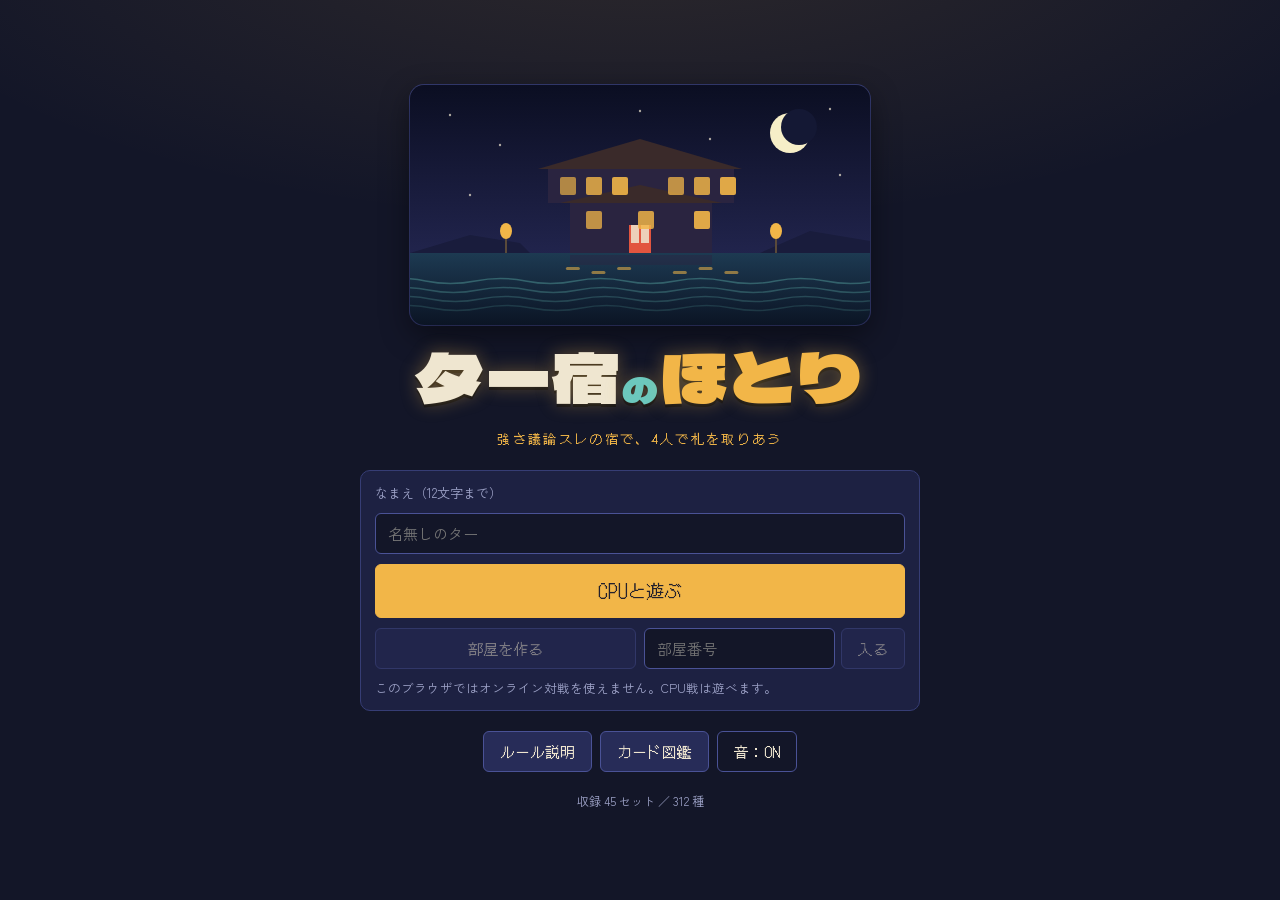
<file: games/hotori/index.html>
<!DOCTYPE html>
<html lang="ja">
<head>
<meta charset="utf-8">
<meta name="viewport" content="width=device-width,initial-scale=1,viewport-fit=cover">
<title>ター宿のほとり</title>
<meta property="og:type" content="website"><meta property="og:title" content="ター宿のほとり">
<meta property="og:description" content="強さ議論スレの宿で、4人で札を取りあう。ティアを動かして点を競うドラフト型カードゲーム。">
<meta property="og:url" content="https://waniwave.com/games/hotori/"><meta property="og:image" content="https://waniwave.com/games/hotori/thumb.jpg">
<meta name="twitter:card" content="summary_large_image"><link rel="icon" href="../../assets/favicon.svg" type="image/svg+xml">
<link rel="preconnect" href="https://fonts.googleapis.com">
<link rel="preconnect" href="https://fonts.gstatic.com" crossorigin>
<link href="https://fonts.googleapis.com/css2?family=Dela+Gothic+One&family=DotGothic16&family=Zen+Kaku+Gothic+New:wght@400;500;700&display=swap" rel="stylesheet">
<style>
:root{
  --yoru:#131628; --ai:#1d2142; --ai2:#272c58; --line:#363d75; --line2:#4a5296;
  --washi:#efe6d0; --sumi:#24212c; --andon:#f2b648; --shu:#e2553f; --yu:#6cc8bd; --mute:#9ea3c8;
  --up:#6fe39a; --down:#ff7a6a;
  --s0:#6cc8bd; --s1:#f2b648; --s2:#ff8fb1; --s3:#b39cff;
  --f-disp:'Dela Gothic One','Hiragino Sans','Yu Gothic',sans-serif;
  --f-body:'Zen Kaku Gothic New','Hiragino Sans','Yu Gothic',sans-serif;
  --f-dot:'DotGothic16','MS Gothic',monospace;
  color-scheme:dark;
}
*{box-sizing:border-box}
[hidden]{display:none!important}
html,body{margin:0;min-height:100%}
body{background:var(--yoru) radial-gradient(ellipse 90% 50% at 50% -10%,rgba(242,182,72,.12),transparent 70%) no-repeat fixed;color:var(--washi);font-family:var(--f-body);font-size:15px;line-height:1.55;
  padding:max(8px,env(safe-area-inset-top,0px)) max(10px,env(safe-area-inset-right,0px)) max(10px,env(safe-area-inset-bottom,0px)) max(10px,env(safe-area-inset-left,0px));overflow-x:hidden}
button{font:inherit;color:inherit;cursor:pointer}
button:disabled{cursor:not-allowed;opacity:.45}
button:focus-visible,input:focus-visible,select:focus-visible{outline:2px solid var(--andon);outline-offset:2px}
h1,h2,h3{margin:0;text-wrap:balance;font-weight:400}
p{margin:0}
.btn{background:var(--ai2);border:1px solid var(--line2);border-radius:6px;padding:8px 16px;font-family:var(--f-dot);font-size:15px;transition:transform .08s,border-color .15s,background .15s}
.btn:hover:not(:disabled){border-color:var(--andon)}
.btn:active:not(:disabled){transform:translateY(1px)}
.btn.primary{background:var(--andon);color:var(--sumi);border-color:var(--andon)}
.btn.primary:hover:not(:disabled){background:#ffc85c}
.btn.danger{background:var(--shu);border-color:var(--shu);color:#fff}
.btn.big{font-size:18px;padding:12px 22px}
.btn.sm{font-size:13px;padding:4px 10px}
.btn.ghost{background:transparent}
input[type=text],select{font:inherit;background:var(--yoru);color:var(--washi);border:1px solid var(--line2);border-radius:6px;padding:8px 12px;min-width:0}
.wrap{max-width:1320px;margin:0 auto}
.dot{font-family:var(--f-dot)}
.mute{color:var(--mute)}
.row{display:flex;flex-wrap:wrap;gap:8px;align-items:center}
.panel{background:var(--ai);border:1px solid var(--line);border-radius:10px;padding:12px 14px}
.kw{font-weight:700;color:var(--andon)}

/* ===== メニュー ===== */
.menu{min-height:calc(100vh - 20px);display:grid;place-items:center;padding:20px 0}
.menu-in{display:flex;flex-direction:column;align-items:center;gap:20px;max-width:560px;width:100%;text-align:center}
.hotori{width:min(460px,100%);height:auto;display:block;border-radius:14px;box-shadow:0 10px 30px rgba(0,0,0,.45),0 0 0 1px var(--line)}
.ttl{font-family:var(--f-disp);line-height:1;display:flex;align-items:baseline;justify-content:center;gap:.08em;margin-top:-4px;text-shadow:0 0 18px rgba(242,182,72,.35),0 3px 0 rgba(0,0,0,.5)}
.ttl .t1{font-size:clamp(40px,11vw,68px);color:var(--washi)}
.ttl .t2{font-size:clamp(24px,6vw,36px);color:var(--yu)}
.ttl .t3{font-size:clamp(40px,11vw,68px);color:var(--andon)}
.sub{font-family:var(--f-dot);letter-spacing:.18em;color:var(--andon);font-size:13px}
.menu .panel{width:100%;display:flex;flex-direction:column;gap:10px;text-align:left}
.menu label{font-size:13px;color:var(--mute)}
.menu .grid2{display:grid;grid-template-columns:1fr 1fr;gap:8px}
@media (max-width:480px){.menu .grid2{grid-template-columns:1fr}}
.netst{font-size:12.5px;color:var(--mute);line-height:1.5}
.netst b{color:var(--washi)}

/* ===== 共通ヘッダー ===== */
.hd{display:flex;flex-wrap:wrap;align-items:center;gap:8px 14px;margin-bottom:8px}
.hd .logo{font-family:var(--f-disp);font-size:20px;color:var(--andon);line-height:1;white-space:nowrap}
.hd .logo small{font-family:var(--f-dot);font-size:11px;color:var(--mute);margin-left:6px}
.hd .sp{flex:1}
.pill{display:inline-flex;align-items:center;gap:6px;background:var(--ai);border:1px solid var(--line);border-radius:999px;padding:3px 12px;font-family:var(--f-dot);font-size:14px;white-space:nowrap}
.pill b{font-family:var(--f-disp);font-weight:400;color:var(--andon);font-size:16px}
.pill.warn{border-color:var(--shu);color:#ffb3a6}
.pill.time b{color:#7ff0dc}.pill.time.low b{color:var(--shu)}

/* ===== ページ（ルール・図鑑） ===== */
.page{display:flex;flex-direction:column;gap:14px;padding-bottom:40px}
.page h2{font-family:var(--f-disp);font-size:26px;color:var(--andon)}
.page h3{font-family:var(--f-disp);font-size:18px;color:var(--washi);margin-bottom:6px}
.page .panel p+p{margin-top:6px}
.page ol,.page ul{margin:4px 0 0;padding-left:1.4em}
.page li{margin:3px 0}
table.tt{border-collapse:collapse;width:100%;font-size:14px}
table.tt td,table.tt th{border-bottom:1px solid var(--line);padding:5px 8px;text-align:left}
table.tt th{color:var(--mute);font-weight:400;font-size:12px}
.tl{display:inline-block;min-width:46px;text-align:center;font-family:var(--f-disp);color:var(--sumi);border-radius:4px;padding:1px 6px}
.setgrid{display:grid;grid-template-columns:repeat(auto-fill,minmax(150px,1fr));gap:10px}
.sethead{display:flex;gap:10px;align-items:baseline;flex-wrap:wrap}
.sethead .e{font-size:26px}
.rule{background:#3a2b52;color:#e6d6ff;border-radius:6px;padding:6px 10px;font-size:13.5px}

/* ===== カード ===== */
.card{--cc:#888;position:relative;width:100%;aspect-ratio:5/7.4;border-radius:10px;background:var(--washi);color:var(--sumi);border:3px solid var(--cc);box-shadow:0 3px 0 rgba(0,0,0,.45);overflow:hidden;display:flex;flex-direction:column;container-type:inline-size;user-select:none;text-align:left;padding:0;transition:transform .15s,box-shadow .15s}
.card .top{display:flex;align-items:center;justify-content:space-between;padding:4% 5% 0}
.card .pts{display:inline-flex;align-items:baseline;gap:1cqw;background:var(--sumi);color:var(--washi);border-radius:5cqw;padding:1.5cqw 4cqw;line-height:1}
.card .pts b{font-family:var(--f-disp);font-weight:400;font-size:17cqw}
.card .pts small{font-size:7.5cqw;font-weight:700}
.card .pts.p b{color:#8ff0b0}.card .pts.n b{color:#ff9a8a}
.card .setb{font-size:12cqw;line-height:1}
.card .art{margin:3% 6% 0;height:30%;border-radius:6px;display:grid;place-items:center;position:relative;background:repeating-linear-gradient(135deg,color-mix(in srgb,var(--cc) 30%,#fff) 0 7%,color-mix(in srgb,var(--cc) 42%,#fff) 7% 14%)}
.card .art .em{font-size:30cqw;line-height:1;filter:drop-shadow(0 2px 0 rgba(0,0,0,.25))}
.card .art .gl{position:absolute;left:4%;bottom:6%;font-family:var(--f-disp);font-size:9cqw;line-height:1;color:#fff;background:#b8382c;border-radius:3px;padding:2% 4%}
.card .nm{font-weight:700;font-size:9.6cqw;line-height:1.2;padding:3% 6% 0;display:-webkit-box;-webkit-line-clamp:2;-webkit-box-orient:vertical;overflow:hidden;min-height:calc(9.6cqw*2.4)}
.card .cats{display:flex;flex-wrap:wrap;gap:2%;padding:2% 6% 0}
.card .cat{font-size:7.4cqw;line-height:1.25;padding:.5% 3%;border-radius:3px;background:var(--catc,#888);color:#fff;white-space:nowrap;display:inline-flex;gap:3px;align-items:center;font-weight:700}
.card .cat i{font-style:normal;font-family:var(--f-disp);font-weight:400;background:rgba(0,0,0,.28);border-radius:2px;padding:0 2px}
.card .tx{font-size:7.6cqw;line-height:1.38;padding:3% 6% 0;flex:1;overflow:hidden}
.card .pv{font-family:var(--f-dot);font-size:8.6cqw;padding:2% 6% 4%;text-align:right;border-top:1px dashed rgba(0,0,0,.2)}
.card .pv b{font-family:var(--f-disp);font-weight:400;font-size:11cqw}
.card .pv small{font-size:6.5cqw;color:#6a6474}
.card .pv .p{color:#1f8a4a}.card .pv .n{color:#c0392b}
.card.back{background:repeating-linear-gradient(45deg,var(--ai2) 0 10px,var(--ai) 10px 20px);border-color:var(--line2);display:grid;place-items:center;color:var(--mute);font-family:var(--f-disp);font-size:20cqw}
button.card{cursor:pointer}
.hand button.card:hover:not(:disabled){transform:translateY(-6px);box-shadow:0 9px 0 rgba(0,0,0,.35)}
.card.sel{outline:4px solid var(--andon);outline-offset:2px;transform:translateY(-10px)!important;box-shadow:0 0 22px rgba(242,182,72,.6)}
.card.cutsel{outline:4px solid var(--shu);outline-offset:2px;transform:translateY(-10px) rotate(-3deg)!important}
.card.cutsel::after{content:'捨てる';position:absolute;inset:38% 8% auto;text-align:center;font-family:var(--f-disp);font-size:14cqw;color:var(--shu);border:3px solid var(--shu);background:rgba(239,230,208,.9);transform:rotate(-10deg);border-radius:4px}
.card.dim{filter:grayscale(.6) brightness(.75)}
.card .fl{font-size:7cqw;color:#6a6474;padding:0 6% 4%;font-style:italic}

/* ===== 対局画面 ===== */
.tierboard{background:rgba(6,18,14,.55);border:1px solid rgba(255,255,255,.08);border-radius:10px;padding:8px;display:flex;flex-direction:column;gap:5px}
/* ===== 麻雀卓 ===== */
.mj{display:grid;grid-template-columns:minmax(180px,250px) minmax(0,1fr) minmax(180px,250px);grid-template-areas:"top top top" "left center right" "me me me";gap:10px;align-items:stretch}
.g-top{grid-area:top;display:flex;justify-content:center}.g-left{grid-area:left}.g-right{grid-area:right}.g-center{grid-area:center;min-width:0}.g-me{grid-area:me}
.g-top .seat{width:min(720px,100%)}
@media (max-width:980px){.mj{grid-template-columns:minmax(0,1fr) minmax(0,1fr);grid-template-areas:"top top" "left right" "center center" "me me"}}
@media (max-width:620px){.mj{grid-template-columns:minmax(0,1fr);grid-template-areas:"top" "left" "right" "center" "me"}}
.seat{--sc:var(--s0);background:linear-gradient(180deg,#232853,#1b1f3d);border:1px solid var(--line);border-top:4px solid var(--sc);border-radius:12px;padding:8px 10px;display:flex;flex-direction:column;gap:6px;min-width:0;height:100%;transition:box-shadow .3s}
.seat.lead{box-shadow:0 0 0 2px var(--andon) inset,0 0 18px rgba(242,182,72,.25)}
.seat.pos-me{border:2px solid var(--sc);border-top-width:4px}
.seat.pos-me>.hand,.seat.pos-me>#cinfo,.seat.pos-me>.actbar{align-self:stretch;width:100%}
.np .nm{min-width:0;flex:0 1 auto}
.pos-left .np .tag.dir,.pos-right .np .tag.dir{font-size:10.5px}
.np{display:flex;align-items:center;gap:6px;flex-wrap:wrap}
.np .nm{font-weight:700;font-size:15px;color:var(--sc);white-space:nowrap;overflow:hidden;text-overflow:ellipsis;max-width:14em}
.wind{display:inline-grid;place-items:center;width:24px;height:24px;border-radius:5px;background:var(--washi);color:var(--sumi);font-family:var(--f-disp);font-size:14px;box-shadow:0 2px 0 rgba(0,0,0,.35)}
.stack{display:inline-flex;align-items:center;margin-left:auto;padding-right:4px}
.stack i{display:block;width:13px;height:19px;margin-left:-7px;border-radius:2px;background:repeating-linear-gradient(45deg,#3a4280 0 3px,#2c3263 3px 6px);border:1px solid #6d76c0;box-shadow:0 1px 0 rgba(0,0,0,.4)}
.stack i:first-child{margin-left:0}
.stack span{font-family:var(--f-dot);font-size:11px;color:var(--mute);margin-left:4px}
.felt{background:radial-gradient(ellipse at 50% 40%,#1f5e48,#123a2c 75%);border:10px solid #5b3b22;border-radius:18px;box-shadow:inset 0 0 40px rgba(0,0,0,.55),0 6px 0 rgba(0,0,0,.35);padding:10px;display:flex;flex-direction:column;gap:8px;height:100%}
.felt-top{display:flex;flex-wrap:wrap;gap:6px 14px;align-items:center;font-family:var(--f-dot);font-size:14px}
.kyoku{font-family:var(--f-disp);font-size:20px;color:var(--washi)}
.oya b{font-weight:700}
.pips{display:inline-flex;gap:3px;align-items:center}
.pips i{width:11px;height:11px;border-radius:50%;background:rgba(255,255,255,.18);border:1px solid rgba(255,255,255,.25)}
.pips i.done{background:#8aa89a}.pips i.now{background:var(--andon);box-shadow:0 0 8px var(--andon);transform:scale(1.25)}
.pips i.dat{border-color:var(--shu)}
.pips em{font-style:normal;margin-left:4px;color:#cfe8dc}
.dirind{margin-left:auto;background:rgba(0,0,0,.35);border-radius:999px;padding:2px 12px;color:#bfe;font-size:14px}
.dirind.l::first-letter,.dirind.r::first-letter{display:inline-block}
.rcards{display:flex;gap:6px;flex-wrap:wrap}
.rcard{flex:1 1 140px;min-width:0;background:rgba(239,230,208,.92);color:var(--sumi);border-radius:7px;padding:4px 8px;font-size:12px;line-height:1.35;border:2px solid transparent;cursor:help;transition:box-shadow .2s,transform .2s}
.rcard .e{font-size:15px;margin-right:3px}.rcard b{font-size:12.5px}
.rcard small{display:block;font-size:11px;color:#3a3446}
.rcard.has{border-color:#9a7ad8}
.rcard .rsn{font-size:10.5px;color:#6a5a7a;margin-left:6px}
.rnone{flex:1 1 100%;display:flex;flex-wrap:wrap;gap:4px;align-items:center;font-size:11.5px}
.rnone .rn{background:rgba(239,230,208,.18);border:1px solid rgba(239,230,208,.3);color:#efe6d0;border-radius:999px;padding:1px 8px;cursor:help;white-space:nowrap}
.rnone .rn.flash,.rnone .rn:hover{background:rgba(239,230,208,.4)}
.rnone .mute{font-size:10.5px;color:#9fc8b4}
.rcard.flash{box-shadow:0 0 0 4px #d9c8ff,0 0 24px #b39cff;transform:scale(1.04)}
.ftabs{display:flex;gap:4px}
.ftabs button{background:rgba(0,0,0,.3);border:1px solid rgba(255,255,255,.15);border-radius:6px 6px 0 0;padding:4px 12px;font-family:var(--f-dot);font-size:13px;color:#cfe8dc}
.ftabs button[aria-selected=true]{background:#eceadf;color:#1d1c22}
.effect{background:#eceadf;color:#1d1c22;border-radius:0 8px 8px 8px;padding:7px 9px;font-size:12.5px}
.ef-n{font-size:12px;color:#5a5462;margin-bottom:4px}
table.eff{width:100%;border-collapse:collapse;font-variant-numeric:tabular-nums}
table.eff th{font-size:12px;font-weight:700;text-align:center;padding:2px 4px;border-bottom:1px solid #cfc8b0}
table.eff th:first-child{text-align:left}
table.eff td{padding:2px 4px;border-bottom:1px dashed #d8d0b8;text-align:center}
table.eff td:first-child{text-align:left;white-space:nowrap}
table.eff td small{display:block;font-size:10.5px;color:#8a8494;line-height:1}
table.eff td b{font-family:var(--f-disp);font-weight:400;font-size:14px}
table.eff td b.p{color:#1f7a42}table.eff td b.n{color:#b0301e}
table.eff td small.wst{color:#b0301e;font-weight:700}
table.eff td.best{background:color-mix(in srgb,var(--bc) 35%,transparent);border-radius:4px}
table.eff tr:hover td{background:rgba(0,0,0,.05)}
.ek{display:inline-block;border-left:4px solid var(--cc);padding-left:4px;font-weight:700;margin-right:4px}
.chip.hit2{box-shadow:0 0 0 3px var(--andon),0 0 14px var(--andon)}
.felt .recap{border-radius:0 8px 8px 8px}
.felt .tb-foot{color:#a8c8b8}
.felt .tchips{background:rgba(0,0,0,.18)}
.tb-h{display:flex;justify-content:space-between;align-items:baseline;gap:6px;font-family:var(--f-dot);font-size:13px;color:#7ee08a;border-bottom:1px dashed #2a5a3a;padding-bottom:4px}
.tb-h b{font-family:var(--f-disp);font-weight:400;color:var(--washi);font-size:15px}
.trow{display:grid;grid-template-columns:52px minmax(0,1fr);gap:6px;align-items:stretch;min-height:38px}
.tlab{border-radius:6px;display:flex;flex-direction:column;align-items:center;justify-content:center;color:var(--sumi);font-family:var(--f-disp);line-height:1;padding:3px 0}
.tlab b{font-weight:400;font-size:17px}
.tlab small{font-family:var(--f-dot);font-size:12px;margin-top:2px}
.tchips{display:flex;flex-wrap:wrap;gap:4px;align-content:center;background:rgba(255,255,255,.03);border-radius:6px;padding:3px;min-height:38px}
.trow .tdesc{grid-column:2;font-size:10.5px;color:#6d73a0;line-height:1.2;margin-top:-2px}
.chip{--cc:#888;display:inline-flex;flex-direction:column;gap:1px;background:var(--ai2);border:1px solid var(--line2);border-left:5px solid var(--cc);border-radius:5px;padding:2px 6px 3px;font-size:12.5px;line-height:1.2;text-align:left;min-width:0;transition:transform .2s,box-shadow .2s}
button.chip:hover:not(:disabled){border-color:var(--andon)}
.chip .cn{font-weight:700;white-space:nowrap}
.chip .cc{display:flex;gap:3px;font-family:var(--f-dot);font-size:11px;line-height:1}
.chip .cc span{min-width:16px;text-align:center;border-radius:3px;padding:1px 2px;color:var(--sumi)}
.chip .cc span.z{opacity:.25}
.chip.selc{outline:3px solid var(--andon);box-shadow:0 0 14px rgba(242,182,72,.55)}
.chip.mvup{animation:mvup 1.4s ease-out}
.chip.mvdn{animation:mvdn 1.4s ease-out}
@keyframes mvup{0%{transform:translateY(26px) scale(1.15);box-shadow:0 0 0 3px var(--up),0 0 18px var(--up)}100%{transform:none}}
@keyframes mvdn{0%{transform:translateY(-26px) scale(1.15);box-shadow:0 0 0 3px var(--down),0 0 18px var(--down)}100%{transform:none}}
.chip .arr{font-family:var(--f-disp);font-size:11px}
.kesurow{border-top:1px dashed var(--line);padding-top:5px}
.tb-foot{font-size:11.5px;color:var(--mute);line-height:1.45}

.main{display:flex;flex-direction:column;gap:10px;min-width:0}
.ruleband{display:flex;flex-wrap:wrap;gap:6px}
.ruleband .rule{font-size:13px}
.ruleband .setp{display:inline-flex;gap:4px;align-items:center;background:var(--ai);border:1px solid var(--line);border-radius:6px;padding:3px 8px;font-size:13px}
.opps{display:grid;grid-template-columns:repeat(3,minmax(0,1fr));gap:8px}
@media (max-width:760px){.opps{grid-template-columns:minmax(0,1fr)}}
.pp-unused{--sc:var(--s0);background:var(--ai);border:1px solid var(--line);border-top:4px solid var(--sc);border-radius:10px;padding:8px 10px;display:flex;flex-direction:column;gap:6px;min-width:0;transition:box-shadow .3s}
.pp.lead{box-shadow:0 0 0 2px var(--andon) inset}
.pp-h{display:flex;align-items:center;gap:6px;flex-wrap:wrap}
.pp-h .nm{font-weight:700;font-size:15px;color:var(--sc);white-space:nowrap;overflow:hidden;text-overflow:ellipsis;max-width:12em}
.tag{font-family:var(--f-dot);font-size:11px;border-radius:3px;padding:0 5px;background:var(--line);color:var(--washi);white-space:nowrap}
.tag.oya{background:var(--shu);color:#fff}
.tag.ok{background:#2f6b4f;color:#c8ffe0}
.tag.drop{background:#6b3a2f;color:#ffd8c8}
.tag.wait{background:#4a4060;color:#e0d0ff;animation:pulse 1.2s ease-in-out infinite alternate}
.tag.dir{background:#203a5a;color:#a8d8ff}
@keyframes pulse{to{opacity:.5}}
.pp-s{display:flex;align-items:baseline;gap:10px;font-variant-numeric:tabular-nums}
.pp-s .sc{font-family:var(--f-disp);font-size:26px;line-height:1}
.pp-s .sc small{font-size:12px;color:var(--mute);margin-left:2px}
.pp-s .rp{font-family:var(--f-dot);font-size:13px;color:var(--mute)}
.pp-s .rp b{color:var(--andon);font-weight:400;font-size:15px}
.tbl{display:flex;flex-wrap:wrap;gap:4px}
.mc{--cc:#888;display:inline-flex;align-items:center;gap:4px;background:var(--washi);color:var(--sumi);border-radius:5px;border-left:5px solid var(--cc);padding:2px 6px 2px 4px;font-size:12.5px;line-height:1.25;max-width:100%;cursor:zoom-in;position:relative}
.mc .e{font-size:15px}
.mc .n{white-space:nowrap;overflow:hidden;text-overflow:ellipsis;max-width:9em;font-weight:500}
.mc .v{font-family:var(--f-disp);font-size:13px;min-width:1.4em;text-align:right}
.mc .v.p{color:#1f8a4a}.mc .v.n{color:#c0392b}
.mc.hid{background:var(--ai2);color:var(--mute);border-left-color:var(--line2)}
.mc.new{animation:mcin .7s ease-out}
.mc.zero{text-decoration:line-through;opacity:.7}
@keyframes mcin{0%{transform:scale(1.6) rotate(-6deg);opacity:0;box-shadow:0 0 0 3px var(--andon)}60%{opacity:1}100%{transform:none}}
.handc{display:flex;gap:2px;align-items:center;font-family:var(--f-dot);font-size:11px;color:var(--mute)}

.me{--sc:var(--s0);background:linear-gradient(180deg,#232853,#1b1f3d);border:2px solid var(--sc);border-radius:12px;padding:10px 12px;display:flex;flex-direction:column;gap:8px}
.hand{display:grid;grid-template-columns:repeat(7,minmax(0,1fr));gap:8px;padding-top:12px}
@media (max-width:760px){.hand{grid-template-columns:repeat(4,minmax(0,1fr))}}
.actbar{display:flex;flex-wrap:wrap;gap:8px 12px;align-items:center;background:#11142a;border:1px solid var(--line);border-radius:10px;padding:8px 10px}
.modes{display:flex;gap:0;border:1px solid var(--line2);border-radius:8px;overflow:hidden}
.modes button{background:transparent;border:0;padding:8px 14px;font-family:var(--f-dot);font-size:15px;color:var(--mute)}
.modes button[aria-pressed=true]{background:var(--andon);color:var(--sumi)}
.modes button.tm[aria-pressed=true]{background:var(--shu);color:#fff}
.deltas{display:flex;gap:4px}
.deltas button{background:var(--ai2);border:1px solid var(--line2);border-radius:6px;font-family:var(--f-disp);font-size:15px;padding:5px 10px;min-width:52px}
.deltas button.u{color:var(--up)}.deltas button.d{color:var(--down)}
.deltas button[aria-pressed=true]{background:var(--washi);color:var(--sumi);border-color:var(--washi)}
.hint{font-size:13.5px;color:#d8dcf5;flex:1;min-width:200px}
.hint b{color:var(--andon)}
.prev{display:flex;flex-wrap:wrap;gap:4px 10px;font-family:var(--f-dot);font-size:13px}
.prev span b{font-family:var(--f-disp);font-weight:400}
.prev .p{color:var(--up)}.prev .n{color:var(--down)}
.waitbox{font-family:var(--f-dot);font-size:15px;color:#cfd3f5;display:flex;align-items:center;gap:10px}
.bonusnote{background:var(--shu);color:#fff;border-radius:6px;padding:2px 8px;font-size:12.5px;font-family:var(--f-dot)}

.logbox{background:#0e1122;border:1px solid var(--line);border-radius:10px;padding:8px 10px;font-family:var(--f-dot);font-size:12.5px;line-height:1.6;max-height:180px;overflow:auto;color:#c6cae8}
.logbox .b{color:var(--andon)}.logbox .s{color:#7ee08a}.logbox .v{color:#a8d8ff}

.cinfo{display:flex;gap:12px;align-items:flex-start;background:#f3ead3;color:var(--sumi);border-radius:8px;padding:8px 12px;font-size:14px;line-height:1.55;min-height:58px}
.cinfo .ce{font-size:30px;line-height:1}
.cinfo .ch{display:flex;flex-wrap:wrap;gap:4px 8px;align-items:baseline}
.cinfo .ch b{font-size:15.5px}
.cinfo .k{font-size:11.5px;color:#fff;border-radius:3px;padding:0 5px;font-weight:700}
.cinfo .cf{color:#6a6474;font-size:12.5px;font-style:italic}
.cinfo .cs{margin-left:auto;font-family:var(--f-disp);font-size:20px;white-space:nowrap;text-align:right;line-height:1.2}
.cinfo .cs small{display:block;font-family:var(--f-dot);font-size:11.5px;color:#6a6474}
.cinfo.empty{color:#6a6474;align-items:center}
.cinfo .cs{align-self:flex-start}
.cm{font-size:12.5px;color:#8a3a2a;margin-top:2px}
.xbs{display:flex;flex-wrap:wrap;gap:4px;margin-top:6px}
.xb{font-size:12.5px;background:#e3d8bc;border-radius:4px;padding:1px 7px;white-space:nowrap}
.xb b{font-family:var(--f-disp);font-weight:400}
.xb.p{background:#cdeed7}.xb.p b{color:#1f7a42}
.xb.n{background:#f6d0c8}.xb.n b{color:#b0301e}
/* 影響元のハイライト */
.mc.infp{box-shadow:0 0 0 3px var(--up),0 0 12px var(--up);z-index:1}
.mc.infn{box-shadow:0 0 0 3px var(--down),0 0 12px var(--down);z-index:1}
.mc.hovsrc,.card.hovsrc{outline:3px solid var(--andon);outline-offset:1px}
.chip.infp{box-shadow:0 0 0 3px var(--up),0 0 12px var(--up)}
.chip.infn{box-shadow:0 0 0 3px var(--down),0 0 12px var(--down)}
.rule.infp{box-shadow:0 0 0 3px var(--up)}.rule.infn{box-shadow:0 0 0 3px var(--down)}
.sc[data-score]{cursor:help;border-bottom:2px dotted var(--line2)}
/* 残像・来た札 */
.mc.ghost{background:transparent;color:var(--mute);border:1px dashed var(--line2);border-left:5px dashed #6a6f9a;opacity:.85;cursor:help}
.mc.ghost .n{text-decoration:line-through}
.mc .stp{font-family:var(--f-dot);font-size:11px;color:#ffb3a6;display:flex;flex-direction:column;line-height:1.15}
.mc .stp small{color:var(--mute);font-size:10px;font-family:var(--f-body)}
.mc .came{position:absolute;top:-9px;left:-4px;font-family:var(--f-dot);font-size:10px;background:#203a5a;color:#a8d8ff;border-radius:3px;padding:0 4px;line-height:1.5;white-space:nowrap}
.mc .came.z{left:auto;right:-4px;background:#7a3a2a;color:#ffd0c0}
.tbl{padding-top:6px}
/* 議論のまとめ（スレ風） */
.recap{background:#eceadf;color:#1d1c22;border-radius:8px;padding:7px 9px;font-size:12.5px;line-height:1.5}
.rc-h{color:#a1281b;font-weight:700;font-size:12.5px;margin-bottom:3px}
.rc-none{color:#6a6474}
.rc-p{display:flex;gap:6px;align-items:baseline}
.rc-n{color:#2b6b2b;font-family:var(--f-dot);font-size:11px;min-width:1.2em}
.rc-p b.p,.rc-r b.p{color:#1f7a42}.rc-p b.n,.rc-r b.n{color:#b0301e}
.rc-r{padding-left:1.6em;font-weight:500;border-bottom:1px dashed #cfc8b0;padding-bottom:2px;margin-bottom:2px}
.rc-r.fx{padding-left:0}
.rc-x{color:#6a6474;font-size:11.5px;margin-left:4px}
.banner.alert{background:var(--shu);color:#fff;top:58%;animation-duration:2.6s;box-shadow:0 0 0 4px rgba(255,255,255,.25),0 6px 0 rgba(0,0,0,.4)}
.card .live{font-size:11cqw;margin-left:auto;margin-right:3cqw;line-height:1;filter:drop-shadow(0 1px 0 rgba(0,0,0,.2))}
.card .pv{display:flex;justify-content:space-between;gap:4px;flex-wrap:wrap}
.mc .lv{font-size:11px;opacity:.85}
.mc .gd{font-size:11px}
.setglow{box-shadow:0 0 0 3px #d9c8ff,0 0 14px #b39cff!important}
.hit{animation:hit .5s ease-in-out 3!important;position:relative;z-index:3}
@keyframes hit{50%{transform:scale(1.18);box-shadow:0 0 0 4px #fff,0 0 22px var(--andon)}}
/* カットイン */
.cutin{position:fixed;z-index:65;transform:translate(-50%,-50%);width:min(250px,60vw);background:var(--ai);border:3px solid var(--andon);border-radius:12px;padding:8px;box-shadow:0 10px 30px rgba(0,0,0,.6);pointer-events:none;animation:cutin 1.7s ease-out forwards;display:flex;flex-direction:column;gap:6px}
@keyframes cutin{0%{opacity:0;transform:translate(-50%,-50%) scale(.4) rotate(-8deg)}12%{opacity:1;transform:translate(-50%,-50%) scale(1.05) rotate(1deg)}20%{transform:translate(-50%,-50%) scale(1)}85%{opacity:1}100%{opacity:0;transform:translate(-50%,-56%) scale(.96)}}
.ci-h{font-family:var(--f-dot);font-size:13px;text-align:center}
.ci-h b{color:var(--sc);font-family:var(--f-body);font-weight:700;font-size:15px}
.ci-h span{color:var(--andon)}
.ci-c .card{width:100%;max-width:170px;margin:0 auto}
.ci-l{background:var(--andon);color:var(--sumi);border-radius:6px;padding:4px 8px;font-size:13px;font-weight:700;text-align:center;line-height:1.4}
.arrows{position:fixed;inset:0;width:100vw;height:100vh;z-index:64;pointer-events:none}
.arrows .ar{stroke-dasharray:6 6;animation:dash 0.6s linear infinite;filter:drop-shadow(0 0 4px rgba(0,0,0,.6))}
@keyframes dash{to{stroke-dashoffset:-24}}
.banner.rule{background:#3a2b52;color:#efe6ff;border:2px solid #d9c8ff;font-size:clamp(15px,2.6vw,22px);top:30%}
.banner.rule small{display:block;font-family:var(--f-dot);font-size:12px;color:#d9c8ff}
.pingt{position:fixed;z-index:66;transform:translate(-50%,-140%);background:var(--washi);color:var(--sumi);border-radius:5px;padding:2px 8px;font-size:12.5px;font-weight:700;pointer-events:none;animation:pingt 1.3s ease-out forwards;white-space:nowrap}
@keyframes pingt{0%{opacity:0;transform:translate(-50%,-80%)}15%{opacity:1}100%{opacity:0;transform:translate(-50%,-260%)}}
.flyhand{position:fixed;z-index:63;transform:translate(0,0);transition-property:transform;transition-timing-function:cubic-bezier(.5,0,.3,1);pointer-events:none;margin:-14px 0 0 -12px}
.flyhand i{position:absolute;width:20px;height:28px;border-radius:3px;background:repeating-linear-gradient(45deg,#3a4280 0 3px,#2c3263 3px 6px);border:1px solid #9aa2e8;box-shadow:0 2px 6px rgba(0,0,0,.5)}
.flyhand i:nth-child(2){left:5px;top:-3px}.flyhand i:nth-child(3){left:10px;top:-6px}

/* ===== 自分の席：手札＋拡大表示 ===== */
.me-main{display:contents}
.pos-me>.me-side,.pos-me .me-side{order:1}
.pos-me .hand{order:2}
.card .art .cutm{position:absolute;right:4%;top:6%;width:21cqw;height:21cqw;border-radius:50%;display:grid;place-items:center;font-size:12cqw;line-height:1;background:rgba(255,255,255,.85);color:#6a5a7a;border:1px solid rgba(0,0,0,.15)}
.card .art .cutm.top{background:#b0301e;color:#fff;border:2px solid #fff;box-shadow:0 0 0 2px #b0301e;animation:cutp 1.6s ease-in-out infinite}
@keyframes cutp{50%{transform:scale(1.15)}}
.hlines{display:flex;flex-direction:column;gap:2px;margin-top:5px;padding-top:4px;border-top:1px dashed rgba(0,0,0,.18);font-size:13px;line-height:1.45}
.hlines b{font-weight:700}
.hlines b.p{color:#1f7a42}.hlines b.n{color:#b0301e}
.hl-c{color:#5a4a6a}.hl-c.top{color:#b0301e}
.cset{font-size:12px;color:#6a6474}
.lvk{font-size:11.5px;background:#3a3446;color:#efe6d0;border-radius:4px;padding:0 5px}
.felt .fboard,.felt .fside{display:flex;flex-direction:column;gap:8px;min-width:0}
.fpane{min-width:0}
.logbox.inpane{max-height:240px;border-radius:0 8px 8px 8px}
.me-side .cinfo{flex-wrap:wrap;column-gap:8px;row-gap:2px;align-content:flex-start}
.me-side .cinfo .cs{order:-1;flex:1 0 100%;text-align:right;font-size:17px}
@media (min-width:1100px) and (min-height:660px){
  body[data-screen=game]{height:100vh;height:100dvh;overflow:hidden;padding-top:6px;padding-bottom:6px}
  body[data-screen=game] #app{max-width:none;height:100%;display:flex;flex-direction:column}
  body[data-screen=game] .hd{margin-bottom:5px;flex:none}
  body[data-screen=game] .hd .logo{font-size:17px}
  body[data-screen=game] .hd .btn.sm,body[data-screen=game] .hd .pill{padding:2px 8px;font-size:12.5px}
  body[data-screen=game] .hd select{padding:2px 6px;font-size:12.5px}
  body[data-screen=game] #logbox{display:none}
  body[data-screen=game] .mj{flex:1;min-height:0;grid-template-columns:minmax(170px,14vw) minmax(0,1fr) minmax(170px,14vw);grid-template-rows:auto minmax(0,1fr) auto;gap:6px}
  body[data-screen=game] .mj>div{min-height:0}
  body[data-screen=game] .seat{padding:5px 8px;gap:4px}
  body[data-screen=game] .pp-s .sc{font-size:22px}
  body[data-screen=game] .g-left .seat,body[data-screen=game] .g-right .seat{overflow-y:auto}
  /* 対面：1行に */
  body[data-screen=game] .g-top .seat{width:min(900px,100%);height:auto;display:grid;grid-template-columns:auto auto minmax(0,1fr);align-items:center;gap:4px 12px}
  body[data-screen=game] .g-top .tbl{max-height:48px;overflow-y:auto}
  /* 卓 */
  body[data-screen=game] .felt{display:grid;grid-template-columns:minmax(0,1fr) minmax(250px,23vw);grid-template-rows:auto minmax(0,1fr);gap:6px 8px;padding:6px 8px;border-width:7px;height:100%;min-height:0}
  body[data-screen=game] .felt-top{grid-column:1/-1;font-size:13px}
  body[data-screen=game] .kyoku{font-size:17px}
  body[data-screen=game] .fboard{min-height:0}
  body[data-screen=game] .tierboard{flex:1;min-height:0;overflow-y:auto;padding:5px 6px;gap:3px}
  body[data-screen=game] .tb-h{font-size:12px;padding-bottom:2px}
  body[data-screen=game] .trow{flex:1 1 auto;min-height:26px;grid-template-columns:44px minmax(0,1fr);gap:5px}
  body[data-screen=game] .tlab{flex-direction:row;gap:4px;padding:0 2px}
  body[data-screen=game] .tlab b{font-size:14px}
  body[data-screen=game] .tlab small{font-size:10.5px;margin:0}
  body[data-screen=game] .tchips{min-height:26px;padding:2px;gap:3px}
  body[data-screen=game] .chip{flex-direction:row;align-items:center;gap:5px;padding:1px 5px;font-size:12px}
  body[data-screen=game] .chip .cc{gap:2px;font-size:10px}
  body[data-screen=game] .chip .cc span{min-width:13px;padding:1px}
  body[data-screen=game] .tb-foot{display:none}
  body[data-screen=game] .fside{min-height:0;gap:5px}
  body[data-screen=game] .rcards{flex-direction:column;flex:0 1 auto;max-height:46%;overflow-y:auto;flex-wrap:nowrap;gap:4px}
  body[data-screen=game] .rcard{flex:none;padding:3px 7px;font-size:11.5px}
  body[data-screen=game] .rcard small{display:-webkit-box;-webkit-line-clamp:2;-webkit-box-orient:vertical;overflow:hidden;font-size:10.5px;line-height:1.3}
  body[data-screen=game] .rcard{padding:2px 7px;line-height:1.3}
  body[data-screen=game] .rcards{max-height:52%}
  body[data-screen=game] .rnone{flex:none}
  body[data-screen=game] .ftabs{flex:none}
  body[data-screen=game] .ftabs button{padding:3px 9px;font-size:12px}
  body[data-screen=game] .fpane{flex:1;min-height:0;overflow-y:auto;background:#eceadf;border-radius:0 8px 8px 8px}
  body[data-screen=game] .fpane>*{border-radius:0}
  body[data-screen=game] .logbox.inpane{max-height:none;min-height:100%;border:0}
  /* 自分：左に手札、右に拡大表示 */
  body[data-screen=game] .seat.pos-me{display:grid;grid-template-columns:minmax(0,1fr) minmax(330px,27vw);gap:8px;height:auto;align-items:stretch}
  body[data-screen=game] .me-main{display:grid;grid-template-columns:auto auto minmax(0,1fr);align-items:center;gap:4px 12px;min-width:0}
  body[data-screen=game] .me-main>.actbar,body[data-screen=game] .me-main>.hand{grid-column:1/-1}
  body[data-screen=game] .me-main>.tbl{max-height:52px;overflow-y:auto}
  body[data-screen=game] .actbar{padding:4px 8px;gap:6px 10px}
  body[data-screen=game] .modes button{padding:5px 11px;font-size:13.5px}
  body[data-screen=game] .deltas button{padding:3px 8px;font-size:13px;min-width:44px}
  body[data-screen=game] .actbar .btn{padding:5px 12px;font-size:14px}
  body[data-screen=game] .hint{font-size:12.5px;min-width:160px}
  body[data-screen=game] .hand{grid-template-columns:repeat(7,minmax(0,min(180px,calc((100dvh - 470px) / 1.05))));justify-content:start;gap:6px;padding-top:6px}
  body[data-screen=game] .hand .card{aspect-ratio:5/5.5}
  body[data-screen=game] .hand .card .tx{display:none}
  body[data-screen=game] .hand .card .art{height:36%}
  body[data-screen=game] .hand .card .cats{flex:1;align-content:flex-start}
  body[data-screen=game] .me-side{position:relative;min-height:0}
  body[data-screen=game] .me-side>#cinfo{position:absolute;inset:0;overflow-y:auto;border-radius:8px}
  body[data-screen=game] .me-side .cinfo{min-height:100%;font-size:13.5px;padding:8px 10px}
  body[data-screen=game] .me-side .cinfo .ce{font-size:28px}
  body[data-screen=game] .me-side .cinfo{flex-wrap:wrap;column-gap:8px;row-gap:2px;align-content:flex-start}
  body[data-screen=game] .me-side .cinfo .cs{order:-1;flex:1 0 100%;text-align:right;font-size:16px;line-height:1.2}
  body[data-screen=game] .me-side .cinfo .cf{font-size:12px}
  body[data-screen=game] .trow{max-height:64px}
}
.band{display:flex;height:9px;border-radius:3px;overflow:hidden;background:rgba(255,255,255,.06);margin-top:4px;max-width:340px}
.band i{display:block;height:100%}
.band i.neg{background:repeating-linear-gradient(45deg,#c0392b 0 3px,#7a2218 3px 6px);margin-left:2px}
.bandl{display:flex;flex-wrap:wrap;gap:2px 8px;font-size:11px;color:var(--mute);font-family:var(--f-dot);margin-top:2px}
.bandl b{display:inline-block;width:8px;height:8px;border-radius:2px;margin-right:2px;vertical-align:middle}
.bandl .lostn{color:#ff9a8a}
.story{background:#f3ead3;color:var(--sumi);border-radius:8px;padding:8px 12px;margin:6px 0 10px;display:flex;flex-direction:column;gap:3px}
.st-h{font-weight:700;font-size:13px;color:#8a5a2a}
.st-l{font-size:14px;line-height:1.5}
.st-i{display:inline-block;width:1.5em}
.st-l.k-kill{color:#a3301e}
.fsum{margin:14px auto 0;width:min(640px,100%);background:rgba(20,22,48,.9);border:1px solid var(--line2);border-radius:10px;padding:10px 14px;animation:tin .5s ease-out}
.fs-h{font-family:var(--f-disp);color:var(--andon);font-size:16px;margin-bottom:6px}
.fs-g{display:grid;grid-template-columns:repeat(auto-fill,minmax(270px,1fr));gap:6px 14px}
.fs-i{display:flex;gap:8px;align-items:flex-start;font-size:13.5px;line-height:1.45}
.fs-e{font-size:20px;line-height:1}
.fs-i small{display:block;font-family:var(--f-dot);color:var(--mute);font-size:11px}
.tutbox{display:flex;gap:10px;align-items:flex-start;cursor:pointer;border-color:var(--andon)}
.tutbox input{width:20px;height:20px;margin-top:3px;accent-color:var(--andon)}
.tutbox b{display:block;color:var(--andon)}
.tutbox small{display:block;font-size:12px;color:var(--mute);line-height:1.5}
.coach{position:fixed;z-index:95;width:360px;background:var(--washi);color:var(--sumi);border:3px solid var(--andon);border-radius:12px;padding:10px 12px;box-shadow:0 10px 30px rgba(0,0,0,.55);animation:tin .3s ease-out;font-size:14px;line-height:1.6}
.coach.end{top:auto!important;bottom:16px;left:50%!important;transform:translateX(-50%);width:min(440px,92vw)}
.coach.center{top:50%!important;left:50%!important;transform:translate(-50%,-50%);width:min(440px,92vw)}
.co-h{font-weight:700;font-size:15.5px;display:flex;gap:6px;align-items:baseline}
.co-h span{margin-left:auto;font-family:var(--f-dot);font-size:11px;color:#8a8494;font-weight:400}
.co-x b{color:#a3301e}
.co-b{display:flex;gap:6px;align-items:center;margin-top:8px}
.co-b .btn.ghost{color:#6a6474;border-color:#c8bfa8}
.co-w{font-size:12px;color:#8a5a2a;font-weight:700;animation:pulse 1.4s ease-in-out infinite}
@keyframes pulse{50%{opacity:.45}}
.coach-hl{outline:3px solid var(--andon)!important;outline-offset:3px;box-shadow:0 0 0 6px rgba(242,182,72,.25),0 0 24px rgba(242,182,72,.6)!important;border-radius:8px;animation:coachhl 1.6s ease-in-out infinite}
@keyframes coachhl{50%{outline-color:#fff6c9}}
.dlt{font-family:var(--f-disp);font-size:13px;padding:0 6px;border-radius:5px;margin-left:4px;cursor:help;align-self:center}
.dlt.p{background:#1f5e3a;color:#b8ffd2}.dlt.n{background:#6b2418;color:#ffc8bc}
.dsec{padding:6px 8px;border-bottom:1px solid #d8d0b8;background:#f6f1e2;color:var(--sumi)}
.dpl{padding:3px 0;border-bottom:1px dashed #d8d0b8;cursor:help}
.dpl:last-child{border-bottom:0}
.dph{display:flex;justify-content:space-between;font-size:13px}
.dph b.p,.dsum b.p,.dl b.p{color:#1f7a42}.dph b.n,.dsum b.n,.dl b.n{color:#b0301e}
.dl{display:flex;gap:6px;font-size:12px;line-height:1.4;align-items:baseline}
.dl b{font-family:var(--f-disp);font-weight:400;min-width:2.6em;text-align:right;flex:none}
.dl small{display:block;color:#7a6e86;font-size:11px}
.dl.more{color:#8a8494;padding-left:3em}
.dl.k-tier span{color:#5a4a1a}.dl.k-hit span{color:#8a2a1a}
.dsum{font-size:14px;margin:2px 0 4px}
.dlines{display:flex;flex-direction:column;gap:2px}
.fnum{position:fixed;z-index:66;transform:translate(-50%,-50%);font-family:var(--f-disp);pointer-events:none;animation:fnum 1.6s ease-out forwards;text-shadow:0 2px 0 rgba(0,0,0,.5),0 0 8px rgba(0,0,0,.6)}
.fnum.sm{font-size:17px}.fnum.lg{font-size:26px}
.fnum.p{color:#7dffa8}.fnum.n{color:#ff8a78}
@keyframes fnum{0%{opacity:0;transform:translate(-50%,-30%) scale(.6)}15%{opacity:1;transform:translate(-50%,-60%) scale(1.15)}70%{opacity:1}100%{opacity:0;transform:translate(-50%,-160%)}}
.banner.fxb{top:46%;background:var(--washi);color:var(--sumi);border:3px solid var(--sc);font-family:var(--f-body);font-weight:700;font-size:clamp(15px,2.2vw,21px);line-height:1.5;padding:8px 20px;z-index:66}
.ci-l{margin-bottom:2px}
.seat .pp-s{flex-wrap:wrap;row-gap:2px}
.g-left .pp-s .sc,.g-right .pp-s .sc{white-space:nowrap}
/* 手番の再生（実況テロップ） */
.telop{position:fixed;z-index:70;transform:translate(-50%,-14px);opacity:0;pointer-events:none;transition:opacity .2s,transform .2s;display:flex;gap:8px;align-items:flex-start;background:rgba(14,16,34,.94);border:2px solid var(--andon);border-radius:12px;padding:8px 10px 8px 14px;box-shadow:0 10px 30px rgba(0,0,0,.6);color:#f3ead3}
.telop.show{opacity:1;transform:translate(-50%,0);pointer-events:auto}
.telop .tl-b{flex:1;min-width:0;line-height:1.5}
.tl-h{font-weight:700;font-size:15px}
.tl-k{color:var(--andon);font-weight:700}
.tl-x{font-size:16px;font-weight:700;color:#fff}
.tl-x.big{font-family:var(--f-disp);font-weight:400;font-size:clamp(17px,2vw,22px)}
.tl-n{font-size:13px;color:var(--andon);margin-top:2px}
.tl-grid{display:grid;grid-template-columns:repeat(auto-fit,minmax(230px,1fr));gap:1px 14px;font-size:14px}
.tl-grid small{color:#b8b0c8;font-size:12px}
.telop b.p{color:#7dffa8}.telop b.n{color:#ff8a78}
.tl-cut{color:#ffcf8a}
.telop.rule{border-color:#b39cff}.telop.alert{border-color:#ff6a50;background:rgba(60,14,10,.95)}
.telop.fx{border-color:var(--andon)}.telop.score{border-color:#7dffa8}
.tl-skip{flex:none;background:rgba(255,255,255,.1);border:1px solid rgba(255,255,255,.25);color:#ddd;border-radius:6px;font-size:12px;padding:3px 8px;cursor:pointer}
.tl-skip:hover{background:rgba(255,255,255,.2)}
.playbar{display:flex;align-items:center;gap:10px;font-size:14px;color:var(--andon)}
.pb-dot{width:10px;height:10px;border-radius:50%;background:var(--andon);animation:pulse 1s ease-in-out infinite}
.hand.waiting .card.back{background:repeating-linear-gradient(45deg,#3a4280 0 6px,#2c3263 6px 12px);border:2px solid #6d76c0;border-radius:10px;aspect-ratio:5/5.5;opacity:.75}
/* ===== 2026-11-17：ティア表から操作・中央・演出 ===== */
.actbar .steps{display:flex;flex-wrap:wrap;gap:4px 8px;align-items:center;flex:1;min-width:0;font-size:14px}
.stp{padding:3px 9px;border-radius:7px;background:rgba(255,255,255,.06);border:1px solid rgba(255,255,255,.12)}
.stp.need{border-color:var(--andon);color:var(--andon);animation:pulse 1.6s ease-in-out infinite}
.stp.done{background:rgba(125,255,168,.12);border-color:#5fd18a;color:#d9ffe6}
.stp.alt{color:#cfc8e0;font-size:12.5px}
.stp em{font-style:normal;color:#ff9a8a;font-weight:700}
.or{font-size:12px;color:var(--mute)}
.actbar b.p{color:#7dffa8}.actbar b.n{color:#ff8a78}
.actbar.tier{border-color:#ff9a6a}.actbar.bonus{border-color:var(--andon)}
.chipw{position:relative;display:inline-flex}
.tierboard.canop .chip{cursor:pointer}
.tierboard.canop button.chip:hover{transform:translateY(-1px);box-shadow:0 0 0 2px var(--andon)}
.chip.popen{box-shadow:0 0 0 2px #fff}
.chd{font-family:var(--f-disp);font-size:11px;padding:0 4px;border-radius:4px;margin-left:3px}
.chd.u{background:#1f7a42;color:#fff}.chd.d{background:#b0301e;color:#fff}
.tpop{position:absolute;left:0;top:calc(100% + 3px);z-index:30;display:flex;gap:3px;background:#14162e;border:2px solid var(--andon);border-radius:9px;padding:4px;box-shadow:0 8px 20px rgba(0,0,0,.6);animation:tin .18s ease-out}
.tpop button{display:flex;flex-direction:column;align-items:center;min-width:42px;padding:3px 6px;border-radius:6px;border:1px solid rgba(255,255,255,.2);font-family:var(--f-disp);font-size:15px;line-height:1.1;cursor:pointer}
.tpop button small{font-family:var(--f-dot);font-size:10.5px}
.tpop .u{background:#1f5e3a;color:#b8ffd2}.tpop .d{background:#6b2418;color:#ffc8bc}
.tpop .u:hover{background:#2c8a54}.tpop .d:hover{background:#9a3420}
.tpop .x{background:#333;color:#ccc;min-width:26px}
.tb-must{background:var(--andon);color:var(--sumi);font-weight:700;font-size:13px;border-radius:6px;padding:3px 8px;animation:pulse 1.4s ease-in-out infinite}
.tb-hint{font-size:11.5px;color:#cfe8dc;padding:0 2px}
.tb-flip{background:#5ec4c9;color:var(--sumi);font-weight:700;font-size:12.5px;border-radius:6px;padding:3px 8px;text-align:center}
.tierboard.flipped{box-shadow:inset 0 0 0 2px #5ec4c9}
.tierboard.flipped .tb-h b{display:inline-block;transform:rotate(180deg)}
.trow.modchg .tlab small{font-weight:800}
.trow.modchg .tlab{gap:1px;overflow:hidden}
.trow.modchg .tlab b{font-size:15px}
.tlab small.mp{color:#0b5a2a;background:#c8f7d6;border-radius:3px;padding:0 1px;letter-spacing:-.03em}
.tlab small.mn{color:#fff;background:#b8323a;border-radius:3px;padding:0 1px;letter-spacing:-.03em}
.tierboard.musttier{box-shadow:0 0 0 3px var(--andon),0 0 22px rgba(242,182,72,.5)}
.card.discardable:hover{outline:3px dashed #ff9a6a;outline-offset:-3px}
.card.discardable:not(.cutsel)::after{content:'捨てる';position:absolute;right:4%;bottom:4%;background:#b0301e;color:#fff;font-size:7.5cqw;padding:1px 6px;border-radius:4px;opacity:0;transition:opacity .15s}
.card.discardable:not(.cutsel):hover::after{opacity:1}
.tag.crown{background:linear-gradient(90deg,#f3c54a,#ff9f43);color:#3a2400;font-weight:700}
.seat.crowned{box-shadow:0 0 0 2px #f3c54a,0 0 26px rgba(243,197,74,.45)}
.seat.acting{box-shadow:0 0 0 3px #fff,0 0 30px var(--sc)!important;transition:box-shadow .2s}
.mc.pend{opacity:.15;filter:blur(1px)}
.mc.alive{border:1px solid rgba(255,255,255,.4)}
.popin{animation:popin .55s cubic-bezier(.3,1.6,.5,1)}
@keyframes popin{0%{transform:scale(.2);opacity:0}100%{transform:scale(1);opacity:1}}
.crumble{animation:crumble .8s ease-out}
@keyframes crumble{0%{transform:scale(1.2);filter:brightness(2) saturate(0);opacity:1}40%{transform:scale(.9) rotate(-6deg)}100%{transform:scale(1);opacity:.55}}
.stunned{animation:stunned .9s ease-in-out}
@keyframes stunned{25%{transform:rotate(-8deg)}50%{transform:rotate(8deg)}75%{transform:rotate(-4deg)}}
.caster{box-shadow:0 0 0 3px var(--andon),0 0 20px var(--andon)!important;transform:scale(1.15);z-index:5;position:relative;transition:transform .2s}
body.shake .mj{animation:shake .35s}
@keyframes shake{20%{transform:translate(-6px,2px)}40%{transform:translate(5px,-3px)}60%{transform:translate(-3px,2px)}80%{transform:translate(2px,-1px)}}
.atk{position:fixed;z-index:68;font-size:44px;transform:translate(0,0);margin:-26px 0 0 -22px;transition-property:transform;transition-timing-function:cubic-bezier(.6,-.3,.7,1);filter:drop-shadow(0 4px 8px rgba(0,0,0,.6));pointer-events:none}
.atk.hitnow{animation:atkhit .26s ease-out forwards}
@keyframes atkhit{to{opacity:0;filter:brightness(3)}}
.burst{position:fixed;z-index:69;transform:translate(-50%,-50%);font-size:54px;pointer-events:none;animation:burst .9s ease-out forwards}
@keyframes burst{0%{transform:translate(-50%,-50%) scale(.3);opacity:1}35%{transform:translate(-50%,-50%) scale(1.5)}100%{transform:translate(-50%,-80%) scale(1.1);opacity:0}}
.flycard{position:fixed;z-index:67;margin:-20px 0 0 -50px;width:100px;display:flex;flex-direction:column;align-items:center;background:var(--washi);color:var(--sumi);border:2px solid var(--andon);border-radius:8px;padding:3px;font-size:11px;transition:transform .55s cubic-bezier(.4,.1,.3,1),opacity .55s;pointer-events:none;box-shadow:0 8px 16px rgba(0,0,0,.5)}
.flycard span{font-size:26px}
.tierpop{position:fixed;z-index:68;transform:translate(-50%,-120%);display:flex;align-items:center;gap:6px;padding:4px 12px;border-radius:999px;font-weight:700;font-size:15px;pointer-events:none;animation:tierpop 1.5s ease-out forwards;white-space:nowrap}
.tierpop b{font-size:24px}
.tierpop.up{background:#1f7a42;color:#fff}.tierpop.dn{background:#b0301e;color:#fff}
@keyframes tierpop{0%{opacity:0;transform:translate(-50%,-60%) scale(.6)}15%{opacity:1;transform:translate(-50%,-130%) scale(1.15)}80%{opacity:1}100%{opacity:0;transform:translate(-50%,-190%)}}
.telop.bottom{transform:translate(-50%,-100%) translateY(10px)}
.telop.bottom.show{transform:translate(-50%,-100%)}
.tl-em{font-size:22px;margin-right:6px;vertical-align:-3px}
.tl-oya,.tl-ord{display:inline-block;font-size:12px;padding:0 6px;border-radius:4px;margin-right:6px;vertical-align:2px}
.tl-oya{background:var(--shu);color:#fff}.tl-ord{background:#3a3f6a;color:#ddd}
.tl-kw{display:flex;flex-wrap:wrap;gap:4px 10px;margin-top:4px}
.kw1{font-size:12px;color:#d8d0e8;background:rgba(255,255,255,.07);border-radius:5px;padding:1px 7px}
.kw1 b{color:var(--andon);margin-right:5px}
.tl-n.bad{color:#ff8a78;font-weight:700}
.telop.up{border-color:#5fd18a}.telop.dn{border-color:#ff6a50}
.fieldann{position:fixed;z-index:72;left:50%;top:44%;transform:translate(-50%,-50%);width:min(560px,90vw);background:radial-gradient(circle at 50% 0%,color-mix(in srgb,var(--fc) 45%,#1b1f3d),#14162e 70%);border:4px solid var(--fc);border-radius:18px;padding:18px 22px;text-align:center;box-shadow:0 0 60px color-mix(in srgb,var(--fc) 60%,transparent);animation:fieldann 3.2s ease-out forwards;pointer-events:none}
.fa-k{font-family:var(--f-dot);color:#ddd;font-size:14px;letter-spacing:.2em}
.fa-e{font-size:64px;line-height:1.1;animation:spinin .8s ease-out}
.fa-n{font-family:var(--f-disp);font-size:clamp(28px,4vw,40px);color:#fff;text-shadow:0 3px 0 rgba(0,0,0,.5)}
.fa-t{font-size:16px;color:#f3ead3;margin-top:6px;line-height:1.6}
@keyframes fieldann{0%{opacity:0;transform:translate(-50%,-50%) scale(.5) rotateY(90deg)}12%{opacity:1;transform:translate(-50%,-50%) scale(1.05) rotateY(0)}20%{transform:translate(-50%,-50%) scale(1)}88%{opacity:1}100%{opacity:0;transform:translate(-50%,-50%) scale(.9)}}
@keyframes spinin{from{transform:rotate(-180deg) scale(.2)}to{transform:none}}
.fields{display:flex;flex-direction:column;gap:5px;flex:none}
.field{background:linear-gradient(135deg,color-mix(in srgb,var(--fc) 30%,#f3ead3),#f3ead3 60%);color:var(--sumi);border:3px solid var(--fc);border-radius:10px;padding:5px 9px;cursor:help;transition:box-shadow .2s,transform .2s}
.field.flash{box-shadow:0 0 0 4px #fff,0 0 26px var(--fc);transform:scale(1.03)}
.field.none{background:rgba(0,0,0,.2);color:#9fc8b4;border:1px dashed rgba(255,255,255,.2);font-size:12px}
.fd-k{font-family:var(--f-dot);font-size:10.5px;color:#5a4a6a}
.fd-h{display:flex;align-items:center;gap:6px}
.fd-e{font-size:22px}
.fd-h b{font-family:var(--f-disp);font-weight:400;font-size:17px}
.fd-t{font-size:12.5px;line-height:1.45}
.stand{background:rgba(0,0,0,.28);border-radius:8px;padding:4px 8px;flex:none}
.sd-h{font-size:12px;color:#cfe8dc;font-weight:700}.sd-h small{font-weight:400;color:#9fc8b4;margin-left:4px}
.sd-r{display:flex;align-items:center;gap:6px;font-size:13px;padding:1px 0;color:#eee}
.sd-r b{color:var(--sc);flex:1;min-width:0;overflow:hidden;text-overflow:ellipsis;white-space:nowrap}
.sd-r.top{background:linear-gradient(90deg,rgba(243,197,74,.25),transparent);border-radius:5px}
.sd-i{width:1.5em;text-align:center;font-family:var(--f-disp)}
.sd-p{font-family:var(--f-disp);font-size:15px}.sd-p small{font-size:10px;color:#aaa}
.sd-note{font-size:11.5px;color:#ffd27a;margin-top:2px}
.disc-pile{margin-left:6px;background:rgba(0,0,0,.35);border:1px solid rgba(255,255,255,.2);color:#ddd;border-radius:999px;padding:2px 10px;font-size:12.5px;cursor:pointer}
.disc-pile:hover{background:rgba(0,0,0,.55)}
.discs{display:flex;flex-direction:column;gap:2px;padding:4px 6px;background:#f3ead3;color:var(--sumi)}
.dc{display:grid;grid-template-columns:1.6em auto 1fr;gap:0 6px;align-items:baseline;font-size:12.5px;border-bottom:1px dashed #d8d0b8;padding:2px 0}
.dc .e{font-size:16px;grid-row:span 2}.dc .dw{font-size:11.5px;text-align:right}.dc small{grid-column:2/4;color:#7a6e86;font-size:11px}
/* 局の終わりの発表 */
.rann{position:fixed;inset:0;z-index:78;background:radial-gradient(circle,rgba(30,20,60,.92),rgba(5,5,15,.97));display:grid;place-items:center;cursor:pointer}
.ra-one,.ra-win{text-align:center;animation:raIn .6s cubic-bezier(.3,1.5,.5,1);max-width:94vw}
.ra-pl{font-family:var(--f-disp);font-size:28px;color:#aaa}
.ra-nm{font-size:22px;font-weight:700;color:var(--sc)}
.ra-t{font-family:var(--f-disp);color:#fff;line-height:1.15;text-shadow:0 4px 0 rgba(0,0,0,.5),0 0 30px var(--sc);word-break:break-all;margin:6px 0}
.ra-sc{font-family:var(--f-disp);font-size:44px;color:var(--andon)}.ra-sc b{font-size:64px;font-weight:400}
.ra-em{font-size:30px;letter-spacing:4px;margin-top:6px}
.ra-wt{font-family:var(--f-disp);font-size:clamp(22px,4vw,44px);color:#fff;word-break:break-all;text-shadow:0 0 30px var(--sc)}
.ra-wn{font-family:var(--f-disp);font-size:clamp(40px,8vw,84px);color:var(--andon);text-shadow:0 5px 0 #6a3c00,0 0 40px #ffb84a;animation:raWin 1s ease-in-out infinite alternate}
@keyframes raIn{0%{opacity:0;transform:scale(.3) rotate(-6deg)}100%{opacity:1;transform:none}}
@keyframes raWin{to{transform:scale(1.06)}}
/* 自分の場を見やすく */
.seat.pos-me .tbl{display:flex;flex-wrap:wrap;gap:5px}
.seat.pos-me .tbl .mc{font-size:13px;padding:3px 8px 3px 5px;min-height:30px;border-width:2px}
.seat.pos-me .tbl .mc .e{font-size:20px}
.seat.pos-me .tbl .mc .v{font-size:16px;min-width:1.6em}
@media (min-width:1100px) and (min-height:660px){
  body[data-screen=game] .me-main{grid-template-columns:auto minmax(0,1fr)!important}
  body[data-screen=game] .me-main>.tbl{grid-column:1/-1;max-height:76px!important;overflow-y:auto}
  body[data-screen=game] .hand{grid-template-columns:repeat(var(--hn,7),minmax(0,min(170px,calc((100dvh - 540px) / 1.05))))!important}
  body[data-screen=game] .fside{overflow-y:auto}
  body[data-screen=game] .fields .fd-t{font-size:12px}
}
.coach{display:flex;gap:10px;align-items:flex-start}
.co-av{flex:none;display:flex;flex-direction:column;align-items:center;width:58px}
.co-av span{font-size:40px;line-height:1;background:radial-gradient(circle,#ffe6c4,#e8b878);border-radius:50%;width:54px;height:54px;display:grid;place-items:center;border:3px solid #8a3a2a;animation:okami 2.4s ease-in-out infinite}
.co-av small{font-family:var(--f-disp);font-size:13px;color:#8a3a2a}
@keyframes okami{50%{transform:rotate(-6deg) translateY(-2px)}}
.co-main{flex:1;min-width:0}
.coach .co-x{font-size:14px}
.coach.center,.coach.end{width:min(520px,94vw)!important}
.fieldlist{display:grid;grid-template-columns:repeat(auto-fill,minmax(260px,1fr));gap:8px;margin-top:8px}
/* ===== 演出 ===== */
.banner{position:fixed;left:50%;top:40%;transform:translate(-50%,-50%);z-index:60;font-family:var(--f-disp);font-size:clamp(18px,3.4vw,30px);color:var(--sumi);background:var(--andon);padding:12px 24px;border-radius:8px;box-shadow:0 6px 0 rgba(0,0,0,.4);pointer-events:none;max-width:calc(100% - 32px);text-align:center;text-wrap:balance;animation:ban 1.5s ease-out forwards}
@keyframes ban{0%{transform:translate(-50%,-50%) scale(1.6) rotate(-3deg);opacity:0}12%{transform:translate(-50%,-50%) scale(1) rotate(0);opacity:1}80%{opacity:1}100%{opacity:0;transform:translate(-50%,-62%)}}
.reveal{position:fixed;inset:0;z-index:55;display:grid;place-items:center;background:rgba(10,12,26,.55);pointer-events:none;animation:fadeio 2s ease forwards}
@keyframes fadeio{0%{opacity:0}10%{opacity:1}85%{opacity:1}100%{opacity:0}}
.rv{background:var(--ai);border:2px solid var(--washi);border-radius:12px;padding:14px 18px;display:flex;flex-direction:column;gap:6px;min-width:min(520px,92vw)}
.rv h3{font-family:var(--f-disp);font-size:18px;color:var(--andon)}
.rvl{display:grid;grid-template-columns:auto minmax(0,1fr);gap:4px 10px;align-items:center;font-size:15px;animation:rin .35s ease-out both}
.rvl .who{font-weight:700}
.rvl .cut{color:#ffb3a6}
@keyframes rin{from{opacity:0;transform:translateX(-12px)}}
.ov{position:fixed;inset:0;z-index:70;background:rgba(8,10,22,.85);display:grid;place-items:center;padding:16px;overflow:auto}
.modal{background:var(--ai);border:2px solid var(--washi);border-radius:12px;max-width:820px;width:100%;padding:18px;display:flex;flex-direction:column;gap:12px;max-height:calc(100vh - 32px);overflow:auto}
.modal h2{font-family:var(--f-disp);font-size:26px;color:var(--andon)}
.restbl{width:100%;border-collapse:collapse;font-variant-numeric:tabular-nums}
.restbl td,.restbl th{padding:6px 8px;border-bottom:1px solid var(--line);text-align:left}
.restbl th{color:var(--mute);font-weight:400;font-size:12.5px}
.restbl .pl{font-family:var(--f-disp);font-size:22px;white-space:nowrap}
.restbl .big{font-family:var(--f-disp);font-size:20px}
.restbl tr.r1 .pl{color:var(--andon)}
details.bd summary{cursor:pointer;color:var(--mute);font-size:13px}
.bdt{width:100%;font-size:12.5px;border-collapse:collapse;margin-top:4px}
.bdt td{padding:2px 6px;border-bottom:1px solid rgba(255,255,255,.06)}
.bdt td:not(:first-child){text-align:right;font-family:var(--f-dot)}
.cardzoom{width:min(300px,80vw)}
/* 最終結果 */
.final{position:fixed;inset:0;z-index:80;background:radial-gradient(ellipse at 50% 30%,#2a2050,#0b0d1c 70%);display:flex;flex-direction:column;align-items:center;justify-content:safe center;gap:14px;padding:20px;overflow:auto}
.final .thr{font-family:var(--f-dot);color:#7ee08a;font-size:14px;text-align:center}
.final h2{font-family:var(--f-disp);font-size:clamp(24px,5vw,40px);color:var(--washi);text-align:center}
.flist{display:flex;flex-direction:column;gap:10px;width:min(640px,100%)}
.fr{display:grid;grid-template-columns:110px minmax(0,1fr) auto;gap:12px;align-items:center;background:var(--ai);border:2px solid var(--line);border-radius:12px;padding:10px 14px;opacity:0;transform:translateY(20px);transition:all .6s cubic-bezier(.2,1.4,.4,1)}
.fr.on{opacity:1;transform:none}
.fr .ft{font-family:var(--f-disp);font-size:19px;color:var(--sumi);text-align:center;border-radius:8px;padding:8px 4px;line-height:1.1}
.fr .ft small{display:block;font-size:10.5px;font-family:var(--f-body);font-weight:700;line-height:1.3;margin-top:3px}
.fr .fn{font-size:20px;font-weight:700}
.fr .fs{font-family:var(--f-dot);color:var(--mute);font-size:13px}
.fr .fp{font-family:var(--f-disp);font-size:24px;color:var(--andon);text-align:right}
.fr.god{border-color:#f3c54a;box-shadow:0 0 40px rgba(243,197,74,.45);background:linear-gradient(90deg,#3a3010,var(--ai))}
.fr.god .fn{font-size:26px;color:#ffe08a}
.confetti{position:fixed;inset:0;pointer-events:none;z-index:81;overflow:hidden}
.confetti i{position:absolute;top:-20px;width:9px;height:14px;animation:fall linear forwards}
@keyframes fall{to{transform:translateY(110vh) rotate(720deg)}}
/* ロビー */
.lobby{display:grid;grid-template-columns:340px minmax(0,1fr);gap:12px;align-items:start}
@media (max-width:900px){.lobby{grid-template-columns:minmax(0,1fr)}}
.code{font-family:var(--f-disp);font-size:44px;letter-spacing:.2em;color:var(--andon);text-align:center;user-select:all;line-height:1.1}
.seats{display:flex;flex-direction:column;gap:6px}
.seats>.seat{--sc:var(--s0);display:flex;flex-direction:row;height:auto;align-items:center;gap:8px;background:var(--ai2);border-left:5px solid var(--sc);border-radius:6px;padding:6px 10px}
.seats>.seat .nm{font-weight:700;flex:1;min-width:0;overflow:hidden;text-overflow:ellipsis;white-space:nowrap}
.setpick{display:grid;grid-template-columns:repeat(auto-fill,minmax(220px,1fr));gap:8px}
.sp-i{display:flex;gap:8px;align-items:flex-start;background:var(--ai2);border:2px solid var(--line);border-radius:8px;padding:8px 10px;text-align:left;cursor:pointer}
.sp-i[aria-pressed=true]{border-color:var(--andon);background:#3a3460}
.sp-i .e{font-size:24px;line-height:1}
.sp-i b{display:block;font-size:14.5px}
.sp-i small{display:block;font-size:12px;color:var(--mute);line-height:1.4}
.sp-i .rl{color:#d9c8ff}
div.sp-i{cursor:default}
.toast{position:fixed;left:50%;bottom:max(16px,env(safe-area-inset-bottom,0px));transform:translateX(-50%);z-index:90;background:var(--ai2);border:1px solid var(--line2);border-left:4px solid var(--andon);border-radius:6px;padding:8px 14px;font-size:14px;box-shadow:0 4px 0 rgba(0,0,0,.35);animation:tin .3s ease-out}
@keyframes tin{from{opacity:0;transform:translate(-50%,10px)}}
@media (prefers-reduced-motion:reduce){*{animation-duration:.01ms!important;animation-iteration-count:1!important;transition:none!important}}
</style>
</head>
<body>
<div id="app" class="wrap"></div>
<div id="fx"></div>
<script>
window.TJ_BUILD = '20261118-2';
window.TJ_LOAD_ERRORS = [];
(function () {
  // ?v= を付けて、更新したときに古いファイルがキャッシュから読まれないようにする
  var V = '?v=' + window.TJ_BUILD;
  function add(src, cb) { var s = document.createElement('script'); s.src = src + V; s.onload = cb; s.onerror = function () { console.warn('読み込み失敗:', src); window.TJ_LOAD_ERRORS.push(src); cb(); }; document.body.appendChild(s); }
  var core = ['js/engine.js', 'js/ai.js', 'js/audio.js', 'js/net.js', 'sets/list.js'], i = 0, files = null;
  function next() {
    if (i < core.length) return add(core[i++], next);
    if (!files) { files = window.TJ_SET_FILES || []; i = 0; core = []; }
    if (i >= files.length) return add('js/ui.js', function () {});
    add('sets/' + files[i++], next);
  }
  next();
})();
</script>
</body>
</html>
</file>
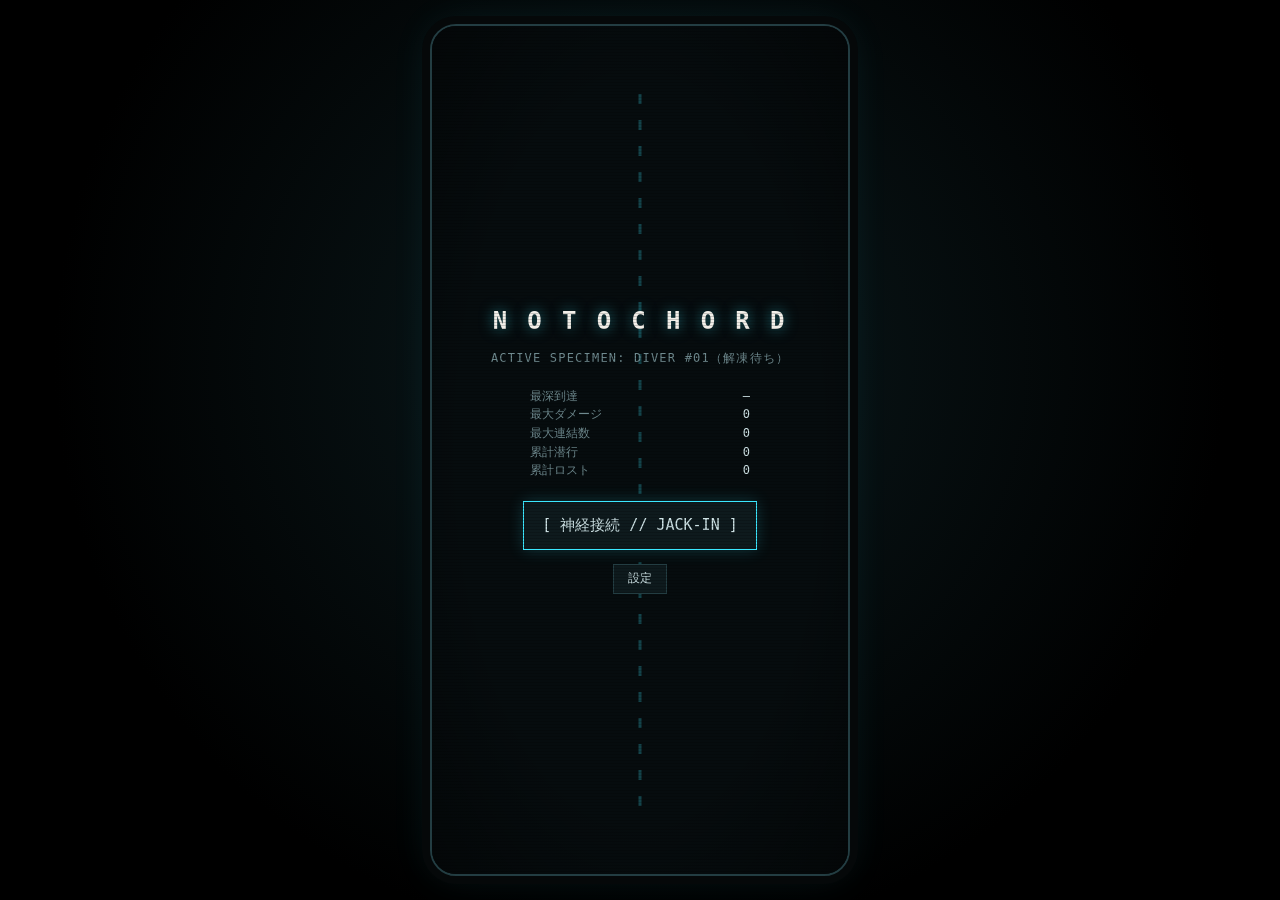
<file: games/notochord/index.html>
<!doctype html>
<html lang="ja">
<head>
<meta charset="utf-8">
<meta name="viewport" content="width=device-width,initial-scale=1,viewport-fit=cover,user-scalable=no">
<meta name="theme-color" content="#060C0E">
<title>NOTOCHORD</title>
<meta property="og:type" content="website"><meta property="og:title" content="NOTOCHORD">
<meta property="og:description" content="巨大製薬コンツェルンの生体演算中枢『SPINE』へ神経接続して潜る、パズル×ローグライト。">
<meta property="og:url" content="https://waniwave.com/games/notochord/"><meta property="og:image" content="https://waniwave.com/games/notochord/thumb.jpg">
<meta name="twitter:card" content="summary_large_image">
<!-- BUILD=9 — 更新のたびに、このファイル内の ?v=9 をすべて新しい番号に変える -->
<link rel="icon" href="./icons/icon-192.png">
<link rel="manifest" href="./manifest.webmanifest">
<link rel="apple-touch-icon" href="./icons/apple-touch-icon.png">
<meta name="apple-mobile-web-app-capable" content="yes">
<meta name="mobile-web-app-capable" content="yes">
<meta name="apple-mobile-web-app-status-bar-style" content="black">
<meta name="apple-mobile-web-app-title" content="NOTOCHORD">
<link rel="stylesheet" href="./style.css?v=9">
<script type="importmap">
{
  "imports": {
    "./js/util.js": "./js/util.js?v=9",
    "./js/audio.js": "./js/audio.js?v=9",
    "./js/engine/registry.js": "./js/engine/registry.js?v=9",
    "./js/engine/board.js": "./js/engine/board.js?v=9",
    "./js/engine/combat.js": "./js/engine/combat.js?v=9",
    "./js/engine/progress.js": "./js/engine/progress.js?v=9",
    "./js/ui/battle.js": "./js/ui/battle.js?v=9",
    "./js/ui/screens.js": "./js/ui/screens.js?v=9"
  }
}
</script>
</head>
<body>
<div id="app"><div class="boot">NOTOCHORD // 神経接続中…</div></div>
<noscript>JavaScript を有効にしてください。</noscript>
<script type="module" src="./js/main.js?v=9"></script>
</body>
</html>
</file>
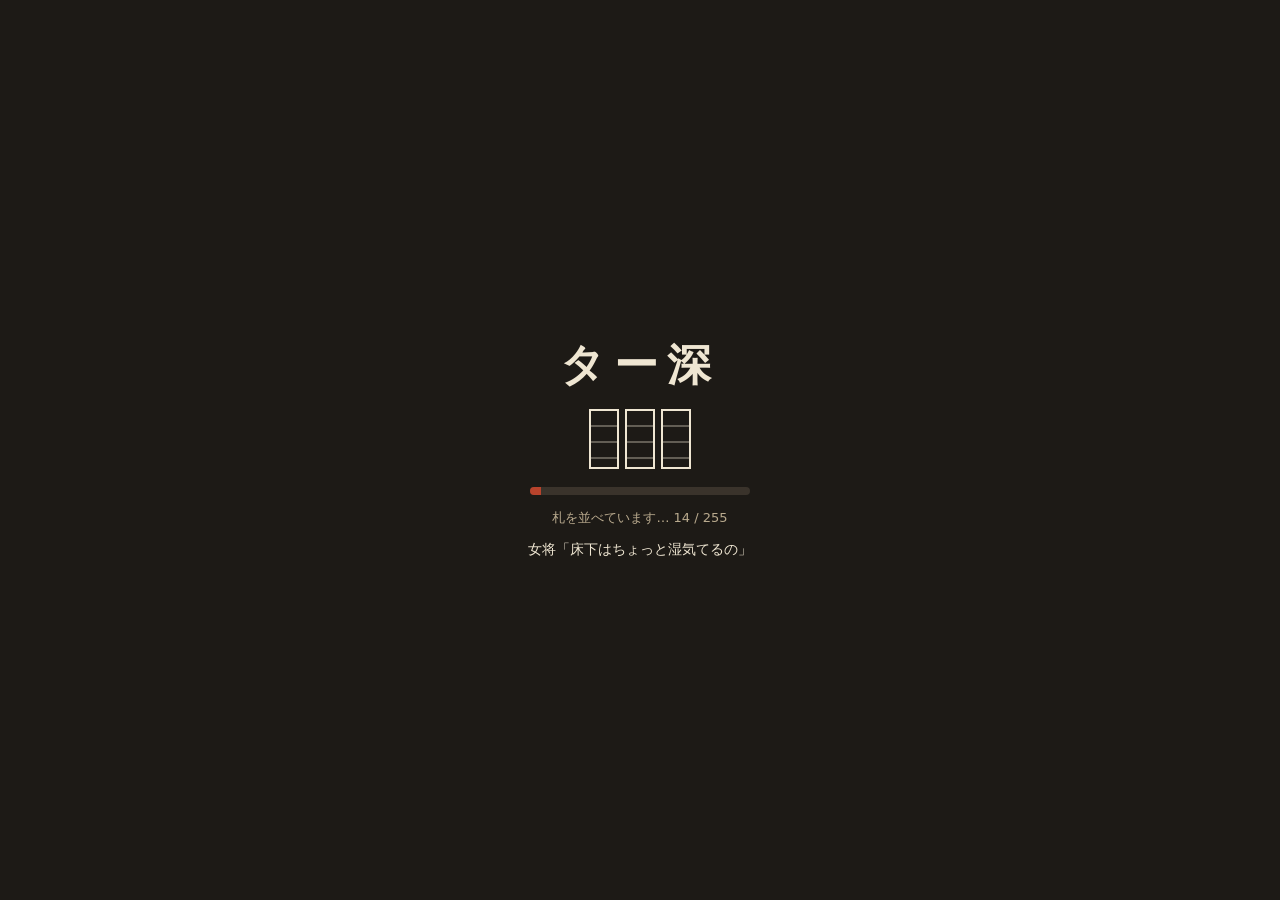
<file: games/taabuka/index.html>
<!doctype html>
<html lang="ja">
<head>
<meta charset="utf-8">
<meta name="viewport" content="width=device-width, initial-scale=1, viewport-fit=cover, user-scalable=no">
<meta name="theme-color" content="#efe6d2">
<title>ター深</title>
<meta property="og:type" content="website"><meta property="og:title" content="ター深">
<meta property="og:description" content="宿の床下に、ター深がある。潜って、拾って、帰ってくるデッキ構築ローグライト。">
<meta property="og:url" content="https://waniwave.com/games/taabuka/"><meta property="og:image" content="https://waniwave.com/games/taabuka/thumb.jpg">
<meta name="twitter:card" content="summary_large_image">
<link rel="manifest" href="manifest.webmanifest">
<link rel="icon" href="icons/icon.svg" type="image/svg+xml">
<link rel="apple-touch-icon" href="icons/apple-touch-icon.png">
<meta name="apple-mobile-web-app-capable" content="yes">
<meta name="mobile-web-app-capable" content="yes">
<meta name="apple-mobile-web-app-title" content="ター深">
<meta name="apple-mobile-web-app-status-bar-style" content="black-translucent">
<style>
  html, body { margin: 0; height: 100%; background: #1d1a16; }
  #boot { display: flex; flex-direction: column; align-items: center; justify-content: center; gap: 14px; height: 100%; color: #efe6d2; background: #1d1a16; font-family: "Hiragino Mincho ProN", "Yu Mincho", serif; }
  #boot .bt { font-size: 44px; font-weight: 700; letter-spacing: .2em; }
  #boot .bfu { display: flex; gap: 6px; height: 64px; perspective: 300px; }
  #boot .bfu i { width: 30px; height: 60px; border: 2px solid #efe6d2; background: repeating-linear-gradient(#0000 0 14px, #efe6d255 14px 16px); transform-origin: left; animation: bfu 1.6s ease-in-out infinite; }
  #boot .bfu i:nth-child(2) { animation-delay: .2s; } #boot .bfu i:nth-child(3) { animation-delay: .4s; }
  @keyframes bfu { 0%, 100% { transform: rotateY(0) translateY(0); opacity: 1; } 50% { transform: rotateY(-70deg) translateY(10px); opacity: .5; } }
  #boot .bbar { width: 220px; height: 8px; border-radius: 4px; background: #3a332b; overflow: hidden; }
  #boot .bbar i { display: block; height: 100%; width: 3%; background: #b8432c; transition: width .2s; }
  #boot .bnum { font-size: 13px; color: #b9aa8e; font-family: system-ui, sans-serif; min-height: 1.4em; }
  #boot .bline { font-size: 14px; min-height: 1.6em; }
  #err { display: none; position: fixed; inset: auto 12px 12px; padding: 12px; background: #2a2520; color: #efe6d2;
         font: 13px/1.5 system-ui, sans-serif; white-space: pre-wrap; border-radius: 6px; }
</style>
</head>
<body>
<div id="frame">
  <aside id="side-l" class="side"></aside>
  <main id="app">
    <div id="boot" class="scr">
      <div class="bt">ター深</div>
      <div class="bfu"><i></i><i></i><i></i></div>
      <div class="bbar"><i id="bootbar"></i></div>
      <div class="bnum" id="bootnum">画面を用意しています…</div>
      <div class="bline" id="bootline">女将「床下はちょっと湿気てるの」</div>
    </div>
    <canvas id="fxc"></canvas>
    <div id="fx"></div>
    <div id="vignette"></div>
    <div id="blocker"></div>
    <div id="toast"></div>
  </main>
  <aside id="side-r" class="side"></aside>
</div>
<div id="tip"></div>
<div id="err"></div>
<script>
  // 更新するときは BUILD を変える。読み込むファイルには ?v=BUILD を付ける
  window.BUILD = '1.7.3';
  function showError(msg) {
    var el = document.getElementById('err');
    el.textContent = '読み込みに失敗しました\n' + msg + '\n';
    var b = document.createElement('button');
    b.textContent = '読み直す';
    b.style.cssText = 'min-height:44px;padding:0 16px;margin-top:8px';
    b.onclick = function () { location.reload(); };
    el.appendChild(b);
    el.style.display = 'block';
  }
  window.addEventListener('error', function (e) { showError(e.message || String(e)); });
  window.addEventListener('unhandledrejection', function (e) {
    var m = String(e.reason && e.reason.message || e.reason);
    if (m !== 'content') showError(m);
  });
  document.write('<link rel="stylesheet" href="ui/style.css?v=' + window.BUILD + '">');
  // 読み込み中：女将の一言を入れ替え、進み具合の帯を動かす（main.js が window.bootProgress を呼ぶ）
  (function () {
    var lines = ['女将「床下はちょっと湿気てるの」', '女将「札を一枚ずつ並べてるところよ」', '女将「番付表、どこにしまったかしら」', '女将「お湯、沸かしてくるわね」', '女将「襖の建て付けが悪くてね」', '女将「論客のみなさん、まだ寝てるみたい」'];
    var i = 0;
    window.__bootTimer = setInterval(function () { var el = document.getElementById('bootline'); if (!el) return clearInterval(window.__bootTimer); i = (i + 1) % lines.length; el.textContent = lines[i]; }, 2400);
    window.bootProgress = function (p) {
      var bar = document.getElementById('bootbar'), num = document.getElementById('bootnum');
      if (!bar || !num) return;
      var t = Math.max(p.total || 0, p.done || 0, 1);
      bar.style.width = Math.max(3, Math.min(100, Math.round((p.done / t) * 100))) + '%';
      num.textContent = (p.retry ? '回線が混んでいます。もう一度取りに行っています　' : '札を並べています… ') + p.done + ' / ' + t;
    };
  })();
</script>
<script type="module">
  // 画面のプログラムが混み合い（503 など）で読めなかったら、間をおいて3回まで自動で読み直す
  try {
    await import(`./ui/main.js?v=${encodeURIComponent(window.BUILD)}`);
    sessionStorage.removeItem('taabuka.reload');
  } catch (e) {
    const n = Number(sessionStorage.getItem('taabuka.reload') || 0);
    if (n < 3) { sessionStorage.setItem('taabuka.reload', String(n + 1)); setTimeout(() => location.reload(), 800 * (n + 1)); }
    else { sessionStorage.removeItem('taabuka.reload'); throw e; }
  }
</script>
</body>
</html>
</file>
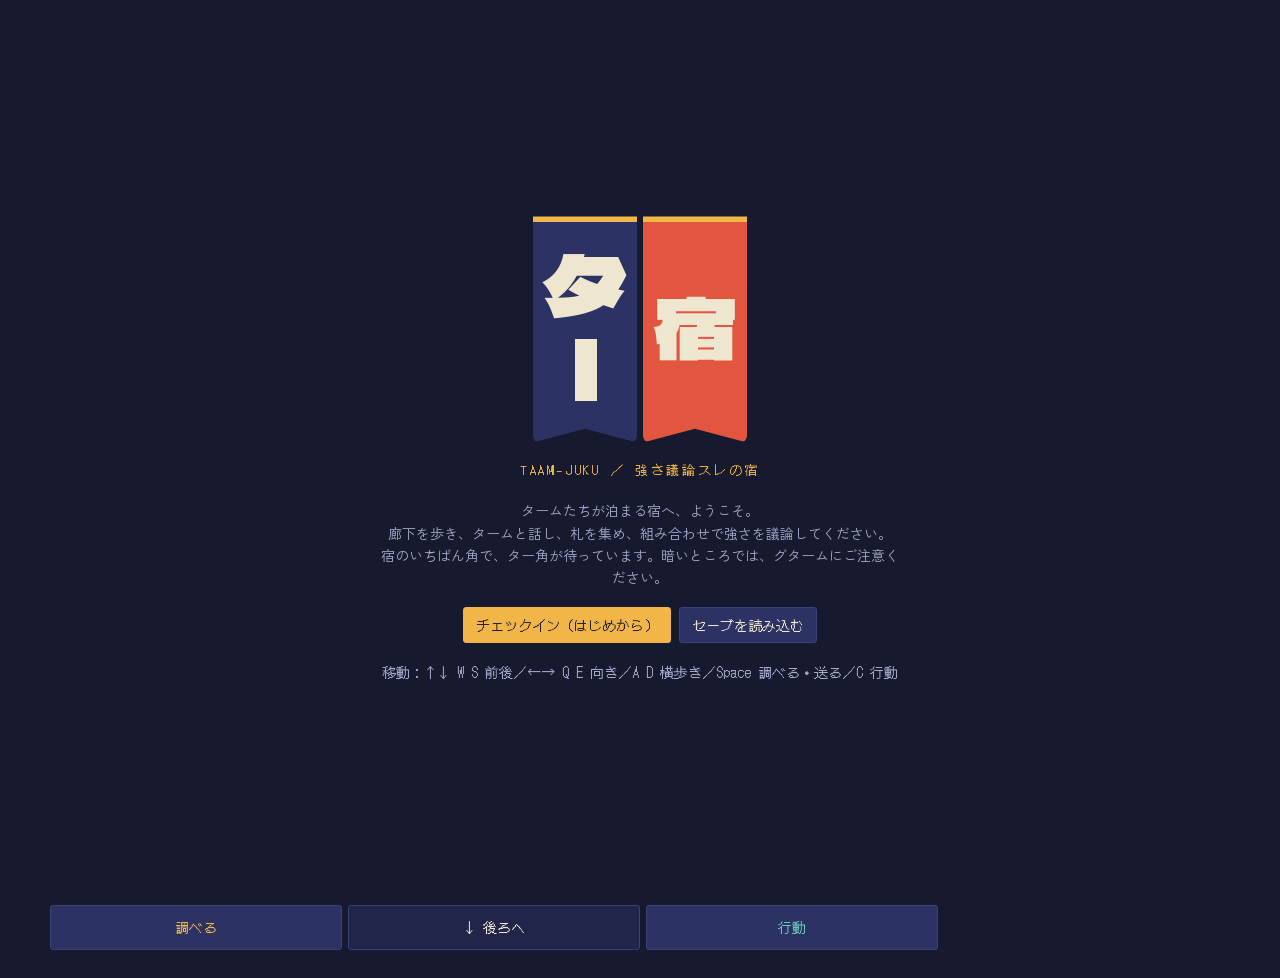
<file: games/tarjuku/index.html>
<!doctype html><html lang="ja"><head><meta charset=utf8><meta property="og:type" content="website"><meta property="og:title" content="ター宿"><meta property="og:description" content="タームたちが泊まる宿を歩き、札を集め、組み合わせで強さを議論する。探索とカードバトルのゲーム。"><meta property="og:url" content="https://waniwave.com/games/tarjuku/"><meta property="og:image" content="https://waniwave.com/games/tarjuku/thumb.jpg"><meta name="twitter:card" content="summary_large_image"><link rel="icon" href="../../assets/favicon.svg" type="image/svg+xml"><meta name=viewport content="width=device-width,initial-scale=1,viewport-fit=cover"><style>:root{color-scheme:light;box-sizing:border-box;padding-top:env(safe-area-inset-top,0px);padding-bottom:env(safe-area-inset-bottom,0px)}html{scroll-padding-top:env(safe-area-inset-top,0px)}body{margin:0;padding:0;font:14px -apple-system,BlinkMacSystemFont,sans-serif;background:#fff;color:#000}img{max-width:100%}[hidden]:not([hidden=until-found i]){display:none!important}</style></head><body>
<title>ター宿</title>
<meta name="claude:viewport-fit-sides" content="cover">
<link rel="preconnect" href="https://fonts.googleapis.com">
<link rel="preconnect" href="https://fonts.gstatic.com" crossorigin>
<link href="https://fonts.googleapis.com/css2?family=Dela+Gothic+One&family=DotGothic16&family=Zen+Kaku+Gothic+New:wght@400;500;700&display=swap" rel="stylesheet">
<style>
/* Layout: 夜の旅館の帳場モニター。左に一人称の廊下と行灯の窓、右に宿帳。対局は座敷3部屋を横に並べた盤面。 */
:root{
  --yoru:#171a2e; --ai:#21254a; --ai2:#2c3263; --line:#3b4278;
  --washi:#efe6d0; --sumi:#25222d; --andon:#f2b648; --shu:#e2553f; --yu:#6cc8bd; --mute:#a5aacd;
  --f-disp:'Dela Gothic One','Hiragino Sans','Yu Gothic',sans-serif;
  --f-body:'Zen Kaku Gothic New','Hiragino Sans','Yu Gothic',sans-serif;
  --f-dot:'DotGothic16','MS Gothic',monospace;
  color-scheme:dark;
}
*{box-sizing:border-box}
[hidden]{display:none!important}
html,body{min-height:100%}
body{background:var(--yoru) radial-gradient(ellipse 80% 40% at 50% -10%,rgba(242,182,72,.10),transparent 70%) no-repeat;color:var(--washi);font-family:var(--f-body);font-size:15px;line-height:1.6;padding-left:max(16px,env(safe-area-inset-left,0px));padding-right:max(16px,env(safe-area-inset-right,0px));padding-block:10px 28px}
button{font:inherit;color:inherit;cursor:pointer}
button:focus-visible,.card:focus-visible{outline:2px solid var(--andon);outline-offset:2px}
.wrap{max-width:1180px;margin:0 auto;display:flex;flex-direction:column;gap:10px}
h1,h2,h3{text-wrap:balance;margin:0}

/* header */
.hd{display:flex;flex-wrap:wrap;align-items:center;gap:10px 18px}
.logo{font-family:var(--f-disp);font-size:26px;letter-spacing:.04em;line-height:1;color:var(--andon);display:flex;align-items:baseline;gap:10px}
.logo small{font-family:var(--f-dot);font-size:11px;color:var(--mute);letter-spacing:.12em}
.stats{display:flex;flex-wrap:wrap;gap:6px 14px;font-family:var(--f-dot);font-size:14px;font-variant-numeric:tabular-nums;margin-left:auto;align-items:center}
.stats b{color:var(--andon);font-weight:400}
.chill{display:inline-flex;align-items:center;gap:6px}
.chill i{display:block;width:84px;height:8px;background:var(--ai);border:1px solid var(--line);position:relative;overflow:hidden}
.chill i::after{content:"";position:absolute;inset:0 auto 0 0;width:var(--v,50%);background:var(--yu)}
.tabs{display:flex;gap:4px;flex-wrap:wrap;border-bottom:1px solid var(--line)}
.tabs button{background:none;border:0;padding:6px 12px 7px;font-family:var(--f-dot);font-size:14px;color:var(--mute);border-bottom:2px solid transparent;margin-bottom:-1px}
.tabs button[aria-selected="true"]{color:var(--washi);border-color:var(--andon)}

/* explore */
.ex{display:grid;grid-template-columns:minmax(0,1fr) 280px;gap:12px}
@media (max-width:820px){.ex{grid-template-columns:minmax(0,1fr)}}
.viewbox{position:relative;border:2px solid var(--line);background:#000;border-radius:4px;overflow:hidden}
#view{display:block;width:100%;height:auto;aspect-ratio:16/10}
.compass{position:absolute;top:8px;left:8px;font-family:var(--f-dot);font-size:13px;background:rgba(23,26,46,.75);padding:2px 8px;border:1px solid var(--line)}
.floorname{position:absolute;top:8px;right:8px;font-family:var(--f-disp);font-size:14px;background:rgba(23,26,46,.75);padding:3px 10px;border:1px solid var(--line);color:var(--andon)}
.msg{font-family:var(--f-dot);font-size:15px;line-height:1.75;background:var(--ai);border:2px solid var(--washi);border-radius:4px;padding:10px 14px;display:flex;flex-direction:column;gap:8px;cursor:pointer}
#msgbody{min-height:104px;display:flex;flex-direction:column;gap:6px}
.msgfoot{display:flex;gap:8px;align-items:center;border-top:1px dashed var(--line);padding-top:8px;cursor:default}
#cmdf{display:flex;gap:6px;align-items:center;flex:1;min-width:0}
#cmd{flex:1;min-width:0;font-family:var(--f-dot);font-size:14px;background:var(--yoru);color:var(--washi);border:1px solid var(--line);padding:5px 8px;border-radius:3px}
#cmd:focus{outline:2px solid var(--andon);outline-offset:1px}
.btn.tiny{padding:3px 8px;font-size:12px;flex:none}
.choices button.on{border-color:var(--andon);background:var(--line)}
.chips{display:flex;flex-wrap:wrap;gap:4px;margin-top:4px}
.chip{font-family:var(--f-dot);font-size:11px;background:var(--ai2);border:1px solid var(--line);border-radius:2px;padding:0 5px;color:var(--washi)}
.info .chip,.modal .chip{background:var(--ai2)}
b.cb{color:var(--andon);font-weight:700}
.card .art.sm{font-size:24cqw}
.card.boxed{box-shadow:0 0 0 2px #b08a4a inset,0 2px 0 rgba(0,0,0,.4)}
.card.boxed::after{content:"箱";position:absolute;left:4%;bottom:31%;font-family:var(--f-dot);font-size:10cqw;background:#b08a4a;color:var(--sumi);padding:0 3%;border-radius:2px}
.pickgrid{display:flex;flex-wrap:wrap;gap:8px;max-height:50vh;overflow:auto}
.pickgrid .card{--cw:70px;cursor:pointer}
.rw{display:flex;flex-direction:column;align-items:center;gap:4px}
h2.dead{color:var(--shu);font-family:var(--f-dot);font-weight:400;font-size:20px;text-align:center}
.ditem .n small{display:block;font-size:10.5px;color:var(--mute);line-height:1.2;overflow:hidden;text-overflow:ellipsis}
.log .cb{color:var(--andon)}
/* v7 deck screen, viewer, guide, themes */
.ditem{display:grid;grid-template-columns:30px 22px minmax(0,1fr) 26px auto auto;gap:6px;align-items:center;cursor:pointer}
.ditem.cur{border-color:var(--andon);background:var(--ai2)}
.ditem .n small{white-space:nowrap}
.dbtn{width:30px;height:28px;border-radius:4px;border:1px solid var(--yu);background:#2c4f4a;color:#bff4ea;font-family:var(--f-disp);font-size:16px;line-height:1;padding:0}
.dbtn.rm{border-color:var(--shu);background:#4a2c2c;color:#ffb3a6}
.dbtn:disabled{opacity:.35;cursor:not-allowed}
.ditem .own{font-family:var(--f-dot);font-size:11px;color:var(--mute)}
.ditem.dis{opacity:.55}
.dcount{font-family:var(--f-disp);font-weight:400;color:var(--shu)}.dcount.ok{color:#7ff0dc}
#deckDetail .detail{grid-template-columns:96px minmax(0,1fr)}#deckDetail .detail .card{--cw:96px}
@media (min-width:721px){#deckDetail{position:sticky;top:8px;z-index:1}}
select{font:inherit;font-size:13px;background:var(--yoru);color:var(--washi);border:1px solid var(--line);border-radius:3px;padding:3px 6px}
.cardview{position:fixed;inset:0;z-index:85;background:rgba(10,12,26,.7);display:grid;place-items:center;padding:16px max(16px,env(safe-area-inset-right,0px)) 16px max(16px,env(safe-area-inset-left,0px))}
.cvbox{background:var(--ai);border:2px solid var(--andon);border-radius:6px;max-width:520px;width:100%;padding:16px;display:flex;flex-direction:column;gap:10px}
.cvh{font-family:var(--f-disp);font-weight:400;font-size:18px;color:var(--andon)}
[data-view]{cursor:zoom-in}
.guide{position:fixed;left:50%;bottom:max(14px,env(safe-area-inset-bottom,0px));transform:translateX(-50%);z-index:78;width:min(620px,calc(100% - 24px));background:#f2d27a;color:var(--sumi);border-radius:6px;padding:12px 16px;box-shadow:0 6px 0 rgba(0,0,0,.35);display:flex;flex-direction:column;gap:6px}
.guide b{font-family:var(--f-dot);font-weight:400;font-size:12px;color:#7a5a12}.guide p{margin:0;font-size:14.5px;line-height:1.65}
.guide .btn{background:var(--sumi);color:var(--washi);border-color:var(--sumi)}.guide .btn.primary{background:var(--shu);border-color:var(--shu);color:#fff}
.guidehl{outline:3px solid #f2d27a!important;outline-offset:3px;box-shadow:0 0 0 8px rgba(242,210,122,.25)!important;position:relative;z-index:2}
.themes{display:grid;grid-template-columns:repeat(2,minmax(0,1fr));gap:10px}
@media (max-width:560px){.themes{grid-template-columns:minmax(0,1fr)}}
.theme{display:flex;flex-direction:column;gap:6px;text-align:left;background:var(--yoru);border:2px solid var(--line);border-radius:6px;padding:10px 12px;color:var(--washi)}
.theme:hover,.theme:focus-visible{border-color:var(--andon)}
.theme b{font-family:var(--f-disp);font-weight:400;font-size:17px;color:var(--andon)}.theme span{font-size:12.5px;line-height:1.5;color:var(--mute)}
.theme .tcards{display:flex;gap:4px;flex-wrap:nowrap;overflow:hidden}.theme .tcards .card{--cw:48px}
.gaugeb{background:#3a2b52;color:#e6d6ff;padding:1px 8px;border-radius:3px;font-size:12.5px}
/* status strip */
.stats{display:grid;grid-template-columns:repeat(4,minmax(0,1fr));gap:8px;margin:0;font-family:var(--f-body);align-items:stretch;font-size:inherit}
@media (max-width:720px){.stats{grid-template-columns:repeat(2,minmax(0,1fr))}}
.st{background:var(--ai);border:1px solid var(--line);border-radius:6px;padding:8px 12px;display:flex;flex-direction:column;gap:3px;min-width:0}
.stl{font-family:var(--f-dot);font-size:12px;color:var(--mute);letter-spacing:.08em}
.stv{font-family:var(--f-disp);font-size:28px;line-height:1.05;color:var(--andon);font-variant-numeric:tabular-nums;white-space:nowrap;overflow:hidden;text-overflow:ellipsis;transform-origin:left center}
.stv small{font-size:14px;color:var(--mute);margin-left:3px}
.stv.sm{font-size:18px;color:var(--washi);line-height:1.5}
.sts{font-size:12px;color:var(--mute);line-height:1.4;overflow:hidden;text-overflow:ellipsis;white-space:nowrap}
.sts b{color:var(--washi)}
.stbar{display:block;height:8px;background:var(--yoru);border:1px solid var(--line);border-radius:4px;overflow:hidden}
.stbar i{display:block;height:100%;background:var(--yu);transition:width .5s}
.st-chill .stv{color:#7ff0dc}
.st-chill.good{border-color:var(--yu)}.st-chill.good .sts b{color:#7ff0dc}
.st-chill.bad{border-color:var(--shu)}.st-chill.bad .stv,.st-chill.bad .sts b{color:#ff9a8a}.st-chill.bad .stbar i{background:var(--shu)}
.st-cards .stbar i{background:linear-gradient(90deg,var(--yu),var(--andon))}
.st.up .stv{animation:stup .7s ease-out}.st.dn .stv{animation:stdn .7s ease-out}
@keyframes stup{0%{transform:scale(1.25);color:#8fdc9a}100%{transform:none}}
@keyframes stdn{0%{transform:scale(1.15);color:var(--shu)}100%{transform:none}}
@media (prefers-reduced-motion:reduce){.st.up .stv,.st.dn .stv{animation:none}}
.toasts{top:auto!important;bottom:max(16px,env(safe-area-inset-bottom,0px))}
/* keyword tooltips */
.kw[data-tip],.kwt[data-tip]{text-decoration:underline dotted;text-underline-offset:3px;cursor:help}
.kwt{font-weight:700;color:inherit}
.chip[data-tip]{cursor:help}
.kwtip{position:fixed;z-index:90;max-width:min(300px,calc(100vw - 16px));background:var(--washi);color:var(--sumi);border:2px solid var(--sumi);border-radius:4px;padding:6px 10px;font-family:var(--f-body);font-size:13px;line-height:1.55;box-shadow:0 4px 0 rgba(0,0,0,.35);pointer-events:none}
/* v6 turn tracker & closed rooms */
#bTurn{display:flex;flex-direction:column;gap:3px;align-items:flex-start}
.tpips{display:flex;gap:3px}
.tp{width:22px;height:22px;border-radius:50%;display:grid;place-items:center;font-style:normal;font-family:var(--f-disp);font-size:11px;border:2px solid var(--line);color:var(--mute);background:var(--yoru)}
.tp.done{background:var(--line);color:#8b90b8;border-color:var(--line)}
.tp.now{background:var(--andon);color:var(--sumi);border-color:var(--andon);transform:scale(1.15);box-shadow:0 0 8px var(--andon)}
.tp.last{border-color:var(--shu)}.tp.last.now{background:var(--shu);color:#fff;border-color:var(--shu);box-shadow:0 0 10px var(--shu)}
.tlab{font-family:var(--f-dot);font-size:13px;display:flex;gap:8px;align-items:baseline;flex-wrap:wrap}
.tlab b{font-family:var(--f-disp);font-weight:400;font-size:18px;color:var(--andon)}
.tleft b{font-size:16px;color:var(--washi)}
.tlab .fin{color:#ff9a8a;font-size:17px;animation:finp 1s ease-in-out infinite alternate}
@keyframes finp{to{opacity:.55}}
.room.closed{background:repeating-linear-gradient(90deg,#d8ccb0 0 10px,#cbbd9e 10px 12px);}
.room.closed b{letter-spacing:.2em}
.npb{display:block;margin-top:3px;background:var(--shu);color:#fff;font-size:10.5px;border-radius:2px;padding:1px 4px}
@media (prefers-reduced-motion:reduce){.tlab .fin{animation:none}}
/* v5 */
.card .fxe{position:absolute;left:3%;right:3%;top:54%;height:15%;display:flex;align-items:center;justify-content:center;font-size:11cqw;line-height:1;white-space:nowrap;overflow:hidden;background:rgba(255,255,255,.75);border-radius:2px;color:var(--sumi);letter-spacing:-.04em;font-family:var(--f-body);font-weight:700}
.card .nm{height:28%}
.card.unk .fxe{display:none}
.logo{display:flex;align-items:center;gap:10px;flex-wrap:wrap}
#sndBtn{font-size:12px;margin-left:auto}
.oka{background:#2c4f4a;color:#bff4ea;padding:1px 8px;border-radius:3px;font-size:12.5px}
.advice{background:#f2d27a;color:var(--sumi);border-radius:4px;padding:8px 12px;display:flex;flex-direction:column;gap:3px;font-size:13.5px;line-height:1.5;margin-bottom:8px}
.advice b{font-family:var(--f-dot);font-weight:400;font-size:12px;color:#7a5a12}
.curve{display:grid;grid-template-columns:repeat(7,minmax(0,1fr));gap:6px;align-items:end;height:110px;padding-top:4px}
.cv{display:flex;flex-direction:column;align-items:center;gap:2px;height:100%;font-variant-numeric:tabular-nums}
.cvbar{flex:1;width:70%;position:relative}
.cvbar i{position:absolute;left:0;right:0;bottom:0;border-radius:2px 2px 0 0}
.cvbar .ideal{border:1px dashed var(--mute);opacity:.6}
.cvbar .cur{background:var(--yu);left:15%;right:15%}
.cvbar .cur.over{background:var(--shu)}.cvbar .cur.under{background:#c9a53a}
.cv b{font-family:var(--f-disp);font-weight:400;font-size:14px}.cv span{font-family:var(--f-dot);font-size:11px;color:var(--mute)}
.side2{display:flex;flex-direction:column;gap:12px;min-width:0}
.side2 input[type=text]{flex:1;min-width:0;font-family:var(--f-dot);font-size:13px}
#bLogBtn{align-self:flex-start}
.coachp{position:relative}.coachp .btn{align-self:flex-end;background:var(--sumi);color:var(--washi);border-color:var(--sumi)}
/* v4: tea / cost */
.card .cost{left:3%;top:3%;width:30cqw;height:24cqw;border-radius:8% 8% 50% 50%/8% 8% 75% 75%;background:var(--yu);color:var(--sumi);border:1px solid rgba(0,0,0,.25);border-top:3px solid #3a9e93;font-size:16cqw;padding-top:1cqw}
.hand .card.ok .cost{background:#7ff0dc;box-shadow:0 0 0 2px #fff,0 0 10px 2px #6cc8bd}
.hand .card.no{opacity:1;filter:grayscale(.85) brightness(.7)}
.hand .card.no .cost{background:var(--shu);color:#fff;border-top-color:#a33a2c}
.hand .card.disc .cost::after{content:"割";position:absolute;right:-30%;top:-30%;font-size:9cqw;background:var(--andon);color:var(--sumi);border-radius:50%;width:14cqw;height:14cqw;display:grid;place-items:center}
.nocha{position:absolute;left:6%;right:6%;top:24%;z-index:4;background:rgba(37,34,45,.88);color:#ffb3a6;font-family:var(--f-dot);font-size:12cqw;line-height:1.3;text-align:center;border-radius:3px;padding:4% 2%}
.bctl{gap:8px 12px}
.tea{display:flex;flex-wrap:wrap;align-items:center;gap:6px 10px;font-family:var(--f-dot);font-size:14px;background:var(--ai);border:1px solid var(--line);border-radius:4px;padding:6px 10px}
.tea .tl{color:var(--mute);font-size:12px}
.cups{display:flex;gap:4px}
.cup{display:block;width:22px;height:17px;border-radius:8% 8% 50% 50%/8% 8% 75% 75%;border:2px solid #6cc8bd;border-top-width:3px;position:relative}
.cup.full{background:#7ff0dc;box-shadow:0 0 6px #6cc8bd}
.cup.full::before{content:"";position:absolute;left:30%;top:-9px;width:3px;height:6px;border-radius:2px;background:rgba(239,230,208,.55);box-shadow:5px 1px 0 rgba(239,230,208,.4)}
.cup.will{background:var(--andon);border-color:var(--andon);animation:willp .8s ease-in-out infinite alternate}
@keyframes willp{to{opacity:.45}}
.cup.used{background:transparent;border-color:#4a5290;opacity:.7}
.tnum b{font-family:var(--f-disp);font-weight:400;font-size:24px;color:#7ff0dc;vertical-align:-3px;margin-right:2px}
.tnum small{color:var(--mute);font-size:11px;margin-left:4px}
.tsel{background:var(--andon);color:var(--sumi);padding:1px 8px;border-radius:3px;font-size:13px}
.tsel.bad{background:var(--shu);color:#fff}
.coachp{background:#f2d27a;color:var(--sumi);border-radius:4px;padding:8px 12px;display:flex;flex-direction:column;gap:2px;font-size:14px;line-height:1.55;box-shadow:0 3px 0 rgba(0,0,0,.3)}
.coachp b{font-family:var(--f-dot);font-weight:400;font-size:12px;color:#7a5a12}
.coachhl{outline:3px solid #f2d27a!important;outline-offset:2px;animation:coachp 1s ease-in-out infinite;position:relative;z-index:2}
@keyframes coachp{50%{box-shadow:0 0 0 6px rgba(242,210,122,.45)}}
@media (prefers-reduced-motion:reduce){.coachhl,.cup.will{animation:none}}
/* v3: battle presentation */
.cap{background:#11132a;border:1px solid var(--line);border-left:4px solid var(--andon);border-radius:4px;padding:8px 12px;min-height:74px;display:flex;flex-direction:column;gap:3px}
.caph{font-family:var(--f-disp);font-size:16px;line-height:1.3;color:var(--andon)}
.capb{font-size:13px;line-height:1.55;color:var(--washi)}
.capl{margin:2px 0 0;padding-left:1.2em;font-family:var(--f-dot);font-size:13px;line-height:1.55;color:#cfd2ea}
.capl li.cb{color:var(--andon)}
.kw{font-weight:700}.kw-in{color:#7fd1ff}.kw-al{color:#a8e07a}.kw-out{color:#ff9a8a}.kw-cb{color:var(--andon)}
.detail .kw-in,.thread .kw-in{color:#2a7fb0}
.bsum{display:flex;flex-wrap:wrap;gap:4px 10px;align-items:baseline;font-family:var(--f-dot);font-size:14px}
.bsum b{font-family:var(--f-disp);font-weight:400;font-size:18px}.bsum .ps{color:var(--yu)}.bsum .es{color:#ff9a8a}
.lane.lp{box-shadow:inset 0 -3px 0 var(--yu)}.lane.le{box-shadow:inset 0 3px 0 var(--shu)}
.score{align-items:center}
.score .es,.score .ps{position:relative}
.win{font-family:var(--f-dot);font-size:10.5px;color:#4b4656;padding:0 4px;border-radius:2px}
.win.p{background:#bfe8e2;color:#1d5f58}.win.e{background:#f6c9c0;color:#8a2a1c}
.sflo{position:absolute;left:50%;top:-16px;transform:translateX(-50%);font-style:normal;font-size:14px;font-family:var(--f-disp);animation:flo 1.2s ease-out forwards;white-space:nowrap}
.sflo.up,.flo.up{color:#2f9e55}.sflo.dn,.flo.dn{color:var(--shu)}
.pred{margin-top:4px;background:var(--andon);color:var(--sumi);border-radius:2px;padding:2px 4px;font-size:11px;line-height:1.35;font-weight:700}
.pred span{font-weight:400}.pred small{display:block;font-weight:400;font-size:9.5px;opacity:.8}
.pred.no{background:#c9c3b3;color:#4b4656;font-weight:400}
.room.flash{animation:rflash 1s ease-out}
@keyframes rflash{0%{background:var(--andon)}100%{background:var(--washi)}}
.flo{position:absolute;left:50%;top:30%;transform:translateX(-50%);font-family:var(--f-disp);font-size:30cqw;text-shadow:0 0 3px #fff,0 0 6px #fff;animation:flo 1.2s ease-out forwards;z-index:3;pointer-events:none}
@keyframes flo{0%{opacity:0;transform:translate(-50%,10px) scale(1.4)}15%{opacity:1;transform:translate(-50%,0) scale(1)}80%{opacity:1}100%{opacity:0;transform:translate(-50%,-14px)}}
.card.src{outline:3px solid var(--andon);outline-offset:1px;animation:srcp .9s ease-in-out 2}
@keyframes srcp{50%{box-shadow:0 0 18px 4px var(--andon)}}
.card.hitup{box-shadow:0 0 0 2px #2f9e55,0 0 12px #2f9e55}.card.hitdn{box-shadow:0 0 0 2px var(--shu),0 0 12px var(--shu)}
.card.ghost{opacity:.85;animation:die 1.2s ease-in forwards;filter:grayscale(1)}
@keyframes die{0%{transform:none}60%{transform:rotate(-6deg) scale(.95);opacity:.8}100%{transform:rotate(-10deg) scale(.8) translateY(8px);opacity:.25}}
.stamp{position:absolute;left:50%;top:44%;transform:translate(-50%,-50%) rotate(-12deg);font-family:var(--f-disp);font-size:20cqw;color:var(--shu);border:2px solid var(--shu);padding:0 6%;background:rgba(239,230,208,.85);border-radius:3px;z-index:2;white-space:nowrap}
.stamp.sm{font-size:14cqw;color:var(--sumi);border-color:var(--sumi);transform:translate(-50%,-50%)}
.mulb{position:absolute;left:4%;top:34%;background:var(--andon);color:var(--sumi);font-family:var(--f-disp);font-size:15cqw;padding:0 5%;border-radius:2px;z-index:2;box-shadow:0 1px 0 rgba(0,0,0,.3)}
.sealb{position:absolute;right:4%;top:34%;background:#5b5f80;color:#fff;font-family:var(--f-dot);font-size:12cqw;padding:0 4%;border-radius:2px;z-index:2}
.lvb{position:absolute;left:0;right:0;bottom:31%;text-align:center;font-size:10cqw;color:#c58a00;text-shadow:0 0 2px #fff;letter-spacing:-.05em}
.bdw{margin-top:8px}
table.bd{width:100%;border-collapse:collapse;font-size:12.5px;font-variant-numeric:tabular-nums}
table.bd td{padding:2px 4px;border-bottom:1px solid var(--line)}
table.bd td:last-child{text-align:right;font-family:var(--f-disp);white-space:nowrap}
table.bd .pos{color:#8fdc9a}.bd .neg{color:#ff9a8a}.bd .mul{color:var(--andon)}
table.bd tr.tot td{border-top:2px solid var(--washi);border-bottom:0;font-weight:700}
.rlanes{display:flex;flex-direction:column;gap:4px}
.rlane{display:grid;grid-template-columns:minmax(0,1fr) 34px 12px 34px 56px;gap:6px;align-items:center;background:var(--yoru);border:1px solid var(--line);border-radius:3px;padding:4px 8px;font-size:13px;animation:rin .5s ease-out both}
.rlane b{font-family:var(--f-disp);font-weight:400;font-size:17px;text-align:center}.rlane.p{border-color:var(--yu)}.rlane.e{border-color:var(--shu)}
@keyframes rin{from{opacity:0;transform:translateX(-10px)}}
h2.res.win{color:var(--yu)}h2.res.lose{color:#ff9a8a}
/* v3: collection */
.card.foil::before{content:"";position:absolute;inset:0;z-index:1;pointer-events:none;background:linear-gradient(115deg,transparent 20%,rgba(255,120,220,.35) 35%,rgba(120,220,255,.4) 45%,rgba(255,255,140,.4) 55%,transparent 70%);background-size:250% 100%;animation:holo 3s linear infinite;mix-blend-mode:screen}
@keyframes holo{0%{background-position:120% 0}100%{background-position:-120% 0}}
.card.rare{box-shadow:0 0 0 2px var(--tc),0 0 22px 4px var(--tc)}
.card.flipin{animation:flipin .55s ease-out}
@keyframes flipin{0%{transform:rotateY(90deg) scale(1.1)}100%{transform:none}}
.pk{cursor:pointer}.pk .card{--cw:96px}
.newb{color:var(--andon)}.foilb{color:#ff9ce6}.rareb{color:#ff9a8a}
.toasts{position:fixed;right:max(12px,env(safe-area-inset-right,0px));top:max(12px,env(safe-area-inset-top,0px));z-index:70;display:flex;flex-direction:column;gap:6px;align-items:flex-end;pointer-events:none;max-width:min(360px,calc(100% - 24px))}
.toast{background:var(--ai2);border:1px solid var(--line);border-left:4px solid var(--yu);color:var(--washi);padding:7px 12px;border-radius:3px;font-size:13px;box-shadow:0 4px 0 rgba(0,0,0,.3);animation:tin .3s ease-out;transition:opacity .5s,transform .5s}
.toast.gold{border-left-color:var(--andon)}.toast.foil{border-left-color:#ff9ce6}.toast.ev{border-left-color:#b385f2}
.toast.out{opacity:0;transform:translateX(20px)}
@keyframes tin{from{opacity:0;transform:translateX(20px)}}
.csum{display:flex;flex-direction:column;gap:6px}
.csum .big{font-family:var(--f-disp);font-size:28px;color:var(--andon);font-weight:400}
.bar{height:8px;background:var(--yoru);border:1px solid var(--line);border-radius:2px;overflow:hidden}.bar i{display:block;height:100%;background:linear-gradient(90deg,var(--yu),var(--andon))}
.subtabs{display:flex;gap:4px;flex-wrap:wrap}
.subtabs button{background:var(--ai);border:1px solid var(--line);border-radius:3px;padding:5px 12px;font-family:var(--f-dot);font-size:13px;color:var(--mute)}
.subtabs button[aria-selected="true"]{color:var(--sumi);background:var(--andon);border-color:var(--andon)}
.sets{display:grid;grid-template-columns:repeat(auto-fill,minmax(300px,1fr));gap:10px}
.set .seth{display:flex;justify-content:space-between;gap:8px;align-items:baseline;flex-wrap:wrap;margin-bottom:4px}
.set .tcards{margin-top:8px}.set .tcards .card{--cw:58px}
.set.done{border-color:var(--andon)}
.tlabel .cnt2{font-family:var(--f-dot);color:var(--washi)}
ul.ach li{padding:3px 0;border-bottom:1px solid var(--line);font-size:13px;color:var(--mute)}ul.ach li.ok{color:var(--washi)}ul.ach li.ok::before{content:"✓ ";color:var(--andon)}
ul.evlist{columns:2;column-gap:14px;font-size:13px}ul.evlist li{break-inside:avoid;color:var(--mute)}ul.evlist li.ok{color:var(--washi)}
@media (max-width:480px){ul.evlist{columns:1}}
ul.hint{margin:4px 0 0;padding-left:1.2em;font-size:13px}
.ctext{margin:6px 0 0;line-height:1.6}
.ttlb{background:var(--andon);color:var(--sumi);padding:0 8px;border-radius:2px;font-family:var(--f-dot)}
.ditem.fo{background:linear-gradient(90deg,var(--ai),#3a2b52)}.ditem .st{color:var(--andon);font-style:normal;font-size:11px}
@media (prefers-reduced-motion:reduce){.flo,.sflo,.card.ghost,.card.src,.card.foil::before,.card.flipin,.rlane,.room.flash{animation:none}}
.banner{position:fixed;left:50%;top:38%;transform:translate(-50%,-50%);z-index:30;font-family:var(--f-disp);font-size:clamp(20px,4.5vw,34px);color:var(--sumi);background:var(--andon);padding:10px 22px;border-radius:4px;box-shadow:0 6px 0 rgba(0,0,0,.35);pointer-events:none;max-width:calc(100% - 32px);text-align:center;text-wrap:balance}
.banner.go{animation:ban 1.6s ease-out forwards}
@keyframes ban{0%{transform:translate(-50%,-50%) scale(1.5);opacity:0}12%{transform:translate(-50%,-50%) scale(1);opacity:1}80%{opacity:1}100%{opacity:0;transform:translate(-50%,-60%)}}
@media (prefers-reduced-motion:reduce){.banner.go{animation:none}}
.msg .who{color:var(--andon);font-size:13px}
.msg .txt{white-space:pre-wrap}
.msg .more{align-self:flex-end;animation:blink 1s steps(2) infinite;color:var(--andon)}
@keyframes blink{50%{opacity:0}}
.choices{display:flex;flex-wrap:wrap;gap:6px}
.choices button,.btn{background:var(--ai2);border:1px solid var(--line);padding:6px 12px;font-family:var(--f-dot);font-size:14px;border-radius:3px}
.choices button:hover,.btn:hover{border-color:var(--andon)}
.btn.primary{background:var(--andon);color:var(--sumi);border-color:var(--andon)}
.btn.danger{border-color:var(--shu);color:#ffb3a6}
.btn:disabled{opacity:.4;cursor:not-allowed}
.pad{display:grid;grid-template-columns:repeat(3,minmax(0,1fr));gap:6px}
.pad button{background:var(--ai);border:1px solid var(--line);padding:10px 0;font-family:var(--f-dot);font-size:14px;border-radius:3px}
.pad button:active{background:var(--ai2)}
.pad .act{background:var(--ai2);color:var(--andon)}
.pad .menu{background:var(--ai2);color:var(--yu)}
.side{display:flex;flex-direction:column;gap:10px;min-width:0}
.panel{background:var(--ai);border:1px solid var(--line);border-radius:4px;padding:10px 12px}
.panel h3{font-family:var(--f-dot);font-weight:400;font-size:12px;letter-spacing:.14em;color:var(--mute);margin-bottom:6px}
#mini{width:100%;max-width:252px;aspect-ratio:1;display:block;margin:0 auto;image-rendering:pixelated}
.obj{font-size:14px;line-height:1.5}
.small{font-size:12.5px;color:var(--mute);line-height:1.55}
ul.plain{list-style:none;margin:0;padding:0;display:flex;flex-direction:column;gap:4px}
.key{font-family:var(--f-dot);font-size:12px;color:var(--mute)}

/* cards */
.card{--tc:#888;--h:30;--cw:64px;container-type:inline-size;position:relative;width:var(--cw);aspect-ratio:5/7;border-radius:6px;background:var(--washi);color:var(--sumi);border:2px solid var(--tc);overflow:hidden;box-shadow:0 2px 0 rgba(0,0,0,.4);flex:none;user-select:none}
.card .art{position:absolute;left:6%;right:6%;top:19%;height:34%;display:grid;place-items:center;border-radius:3px;
  background:repeating-linear-gradient(135deg,hsl(var(--h) 45% 82%) 0 6%,hsl(var(--h) 40% 74%) 6% 12%);font-family:var(--f-disp);font-size:34cqw;color:hsl(var(--h) 45% 26%);line-height:1}
.card .cost,.card .pw{position:absolute;top:3%;width:28cqw;height:28cqw;border-radius:50%;display:grid;place-items:center;font-family:var(--f-disp);font-size:17cqw;line-height:1}
.card .cost{left:4%;background:var(--yu);color:var(--sumi)}
.card .pw{right:4%;background:var(--sumi);color:var(--washi)}
.card .pw.up{background:#3c8a4b}.card .pw.dn{background:var(--shu)}
.card .nm{position:absolute;left:5%;right:5%;bottom:3%;height:30%;font-size:11.5cqw;font-weight:700;line-height:1.15;display:-webkit-box;-webkit-line-clamp:2;-webkit-box-orient:vertical;overflow:hidden;text-align:center;align-content:center}
.card .tb{position:absolute;left:50%;top:1.5%;transform:translateX(-50%);font-family:var(--f-dot);font-size:10cqw;color:var(--sumi);background:var(--tc);padding:0 4%;border-radius:2px;line-height:1.3}
.card.e{border-style:double;border-width:3px}
.card.sel{outline:3px solid var(--andon);outline-offset:1px;transform:translateY(-6px)}
.card.pend{opacity:.62;border-style:dashed}
.card.new{animation:pop .45s ease-out}
.card.unk{background:var(--ai2);color:var(--mute)}
.card.unk .art{background:repeating-linear-gradient(135deg,#2a3060 0 6%,#262b56 6% 12%);color:#4a5290}
.card.back{background:repeating-linear-gradient(45deg,var(--ai2) 0 8px,var(--ai) 8px 16px);border-color:var(--line)}
@keyframes pop{0%{transform:scale(1.25);filter:brightness(1.6)}100%{transform:none}}
@media (prefers-reduced-motion:reduce){.card.new,.msg .more{animation:none}.card.sel{transform:none}}

/* battle */
#battle{position:fixed;inset:0;z-index:20;background:var(--yoru);overflow:auto;padding:max(10px,env(safe-area-inset-top,0px)) max(12px,env(safe-area-inset-right,0px)) max(12px,env(safe-area-inset-bottom,0px)) max(12px,env(safe-area-inset-left,0px))}
.bwrap{max-width:1100px;margin:0 auto;display:grid;grid-template-columns:minmax(0,1fr) 270px;gap:12px}
@media (max-width:860px){.bwrap{grid-template-columns:minmax(0,1fr)}}
.bmain{display:flex;flex-direction:column;gap:8px;min-width:0}
.btop{display:flex;flex-wrap:wrap;align-items:center;gap:8px 14px}
.foe{display:flex;align-items:center;gap:10px;min-width:0}
.foe .card{--cw:40px}
.foe b{font-family:var(--f-disp);font-weight:400;font-size:16px;display:block;line-height:1.2}
.foe small{font-family:var(--f-dot);color:var(--mute);font-size:12px}
.meta{display:flex;gap:12px;font-family:var(--f-dot);font-size:14px;margin-left:auto;align-items:center;font-variant-numeric:tabular-nums}
.meta .stk{color:var(--andon)}
.ehand{display:flex;gap:4px;min-height:26px;align-items:center}
.ehand .card{--cw:18px;border-width:1px;border-radius:3px}
.lanes{display:grid;grid-template-columns:repeat(3,minmax(0,1fr));gap:8px}
.lane{display:flex;flex-direction:column;gap:6px;border:1px solid var(--line);border-radius:4px;padding:6px;background:var(--ai);min-width:0;transition:border-color .15s}
.lane.can{border-color:var(--andon);background:var(--ai2);cursor:pointer}
.lane.lock{opacity:.6}
.slots{display:grid;grid-template-columns:repeat(2,minmax(0,1fr));gap:4px;min-height:90px;align-content:start}
.slots.e{align-content:end}
.slots .card{--cw:100%;width:100%}
.room{background:var(--washi);color:var(--sumi);border-radius:3px;padding:5px 6px;text-align:center;display:flex;flex-direction:column;gap:2px}
.room b{font-family:var(--f-disp);font-weight:400;font-size:14px;line-height:1.2}
.room small{font-size:10.5px;line-height:1.35;color:#4b4656}
.score{display:flex;justify-content:space-between;font-family:var(--f-disp);font-size:20px;line-height:1;font-variant-numeric:tabular-nums;padding:3px 4px 0}
.score .es{color:var(--shu)}.score .ps{color:#2f8e84}
.score .lead{text-decoration:underline;text-underline-offset:3px}
.bbot{display:flex;flex-direction:column;gap:6px;position:sticky;bottom:0;background:var(--yoru);padding-block:6px 2px;z-index:2}
.bctl{display:flex;flex-wrap:wrap;gap:8px;align-items:center}
.tea{font-family:var(--f-dot);font-size:15px}
.tea b{color:var(--yu);font-weight:400;font-size:18px}
.hand{display:flex;gap:6px;overflow-x:auto;padding:8px 2px 4px}
.hand .card{--cw:86px;cursor:pointer}
.hand .card.no{opacity:.45}
.bside{display:flex;flex-direction:column;gap:8px;min-width:0}
.info{background:var(--ai);border:1px solid var(--line);border-radius:4px;padding:10px;min-height:120px;font-size:13px}
.info .ttl{font-family:var(--f-disp);font-size:15px;line-height:1.3;margin-bottom:4px}
.log{background:#11132a;border:1px solid var(--line);border-radius:4px;padding:8px 10px;font-family:var(--f-dot);font-size:12.5px;line-height:1.6;height:260px;overflow:auto;color:#cfd2ea}
@media (max-width:860px){.log{height:150px}}
.log .t{color:var(--andon)}

/* overlays */
.ov{position:fixed;inset:0;z-index:75;background:rgba(10,12,26,.82);display:grid;place-items:center;padding:20px max(16px,env(safe-area-inset-right,0px)) 20px max(16px,env(safe-area-inset-left,0px));overflow:auto}
.modal{background:var(--ai);border:2px solid var(--washi);border-radius:6px;max-width:560px;width:100%;padding:18px;display:flex;flex-direction:column;gap:12px}
.modal h2{font-family:var(--f-disp);font-weight:400;font-size:24px;color:var(--andon)}
.row{display:flex;flex-wrap:wrap;gap:8px;align-items:center}
.cardrow{display:flex;flex-wrap:wrap;gap:10px;justify-content:center}
.cardrow .card{--cw:96px}
input[type=text]{font:inherit;background:var(--yoru);color:var(--washi);border:1px solid var(--line);padding:6px 10px;border-radius:3px;min-width:0}

/* title */
#title{position:fixed;inset:0;z-index:60;background:var(--yoru);display:grid;place-items:center;overflow:auto;padding:24px max(16px,env(safe-area-inset-right,0px)) 24px max(16px,env(safe-area-inset-left,0px))}
.tt{display:flex;flex-direction:column;align-items:center;gap:18px;text-align:center;max-width:520px}
.noren{display:flex;gap:6px}
.noren span{writing-mode:vertical-rl;font-family:var(--f-disp);font-size:clamp(44px,13vw,84px);line-height:1;background:var(--ai2);color:var(--washi);padding:22px 10px 30px;border-radius:0 0 6px 6px;border-top:6px solid var(--andon);clip-path:polygon(0 0,100% 0,100% 100%,50% 94%,0 100%)}
.noren span:nth-child(2){background:var(--shu)}
.tt p{margin:0;color:var(--mute);font-size:14px}
.tt .sub{font-family:var(--f-dot);letter-spacing:.2em;color:var(--andon);font-size:13px}

/* collection / deck / thread */
.coll{display:flex;flex-direction:column;gap:14px}
.trow{display:grid;grid-template-columns:76px minmax(0,1fr);gap:10px;align-items:start}
.tlabel{font-family:var(--f-disp);font-size:15px;line-height:1.2;padding-top:4px}
.tlabel small{display:block;font-family:var(--f-body);font-size:11px;color:var(--mute);line-height:1.35;margin-top:2px}
.tcards{display:flex;flex-wrap:wrap;gap:8px}
.tcards .card{--cw:76px;cursor:pointer}
.cnt{position:absolute;right:3px;bottom:30%;background:var(--andon);color:var(--sumi);font-family:var(--f-dot);font-size:11px;padding:0 4px;border-radius:2px}
.detail{display:grid;grid-template-columns:130px minmax(0,1fr);gap:14px;align-items:start}
.detail .card{--cw:130px}
@media (max-width:480px){.detail{grid-template-columns:1fr}.detail .card{margin:0 auto}}
.detail .ttl{font-family:var(--f-disp);font-size:18px;line-height:1.3}
.info .detail{grid-template-columns:72px minmax(0,1fr);gap:10px}
.info .detail .card{--cw:72px}
.info .detail .ttl{font-size:15px}
.detail .fl{color:var(--mute);font-size:13px;border-left:2px solid var(--line);padding-left:8px;margin-top:6px}
.perk{color:var(--yu);font-size:13px;margin-top:6px}
.deckgrid{display:grid;grid-template-columns:minmax(0,1fr) minmax(0,1fr);gap:12px}
@media (max-width:720px){.deckgrid{grid-template-columns:minmax(0,1fr)}}
.dlist{display:flex;flex-direction:column;gap:3px;max-height:520px;overflow:auto}
.ditem{display:grid;grid-template-columns:30px 26px minmax(0,1fr) 28px auto;gap:8px;align-items:center;background:var(--ai);border:1px solid var(--line);border-radius:3px;padding:4px 8px;font-size:13.5px;text-align:left}
.ditem:hover{border-color:var(--andon)}
.ditem .tb2{font-family:var(--f-dot);font-size:11px;color:var(--sumi);text-align:center;border-radius:2px}
.ditem .c{font-family:var(--f-disp);color:var(--yu);text-align:center}
.ditem .p{font-family:var(--f-disp);text-align:center}
.ditem .n{overflow:hidden;text-overflow:ellipsis;white-space:nowrap}
.ditem.in{border-color:var(--yu)}
.ditem.dis{opacity:.45}
.thread{background:#eceadf;color:#1d1c22;border-radius:4px;padding:16px 18px;font-size:14px;max-width:760px}
.thread h2{font-size:17px;color:#a1281b;font-family:var(--f-body);font-weight:700;margin-bottom:10px}
.post{margin-bottom:14px}
.post .ph{font-size:13px;color:#2b6b2b}.post .ph b{color:#2b6b2b}
.post .pb{padding-left:2em;margin-top:2px;line-height:1.8}
.post .tier{font-weight:700}
.got{background:#f2d27a;padding:0 2px}
.v13{border-top:2px dashed #a1281b;padding-top:12px}
.book{display:grid;grid-template-columns:repeat(auto-fit,minmax(260px,1fr));gap:12px}
.book p{margin:0 0 6px}
/* v9: 絵柄 */
.card .art.pic{overflow:hidden;font-family:inherit;display:block;background-color:#d9cfb6}
.card .art.pic::before{content:"";position:absolute;inset:0;opacity:.35}
.card .art.pic.pt0::before{background:repeating-conic-gradient(from 0deg at 50% 60%,rgba(255,255,255,.9) 0 8deg,transparent 8deg 22deg)}
.card .art.pic.pt1::before{background:radial-gradient(circle,rgba(255,255,255,.9) 18%,transparent 20%) 0 0/22% 30%}
.card .art.pic.pt2::before{background:radial-gradient(circle at 50% 62%,rgba(255,255,255,.95) 0 30%,transparent 31%)}
.card .art.pic.pt3::before{background:repeating-linear-gradient(-30deg,rgba(255,255,255,.7) 0 4%,transparent 4% 11%)}
.card .art.pic .e1{position:absolute;left:0;right:0;top:2%;text-align:center;font-size:27cqw;line-height:1.05;filter:drop-shadow(0 2px 0 rgba(0,0,0,.35))}
.card .art.pic .e2{position:absolute;right:4%;bottom:2%;font-size:14cqw;line-height:1;filter:drop-shadow(0 1px 0 rgba(0,0,0,.35))}
.card .art.pic .kj{position:absolute;left:3%;bottom:4%;font-family:var(--f-disp);font-size:9cqw;line-height:1;color:#fff;background:#b8382c;border-radius:2px;padding:1.5% 2.5%;max-width:45%;white-space:nowrap;overflow:hidden}
.sc-food{background:linear-gradient(90deg,rgba(255,244,234,.55) 50%,transparent 50%) 0 0/24% 100%,repeating-linear-gradient(0deg,#e8645a 0 12%,#fff1e4 12% 24%)!important}
.sc-ani{background:linear-gradient(#8fd3f4 0 62%,#7cc56b 62% 100%)!important}
.sc-fgc{background:linear-gradient(transparent 92%,rgba(255,80,200,.6) 92%) 0 0/100% 18%,linear-gradient(90deg,transparent 92%,rgba(80,220,255,.5) 92%) 0 0/16% 100%,linear-gradient(#1b1440,#3a1a5e)!important}
.sc-yu{background:radial-gradient(ellipse at 30% 20%,rgba(255,255,255,.7) 0 12%,transparent 13%),radial-gradient(ellipse at 70% 30%,rgba(255,255,255,.6) 0 10%,transparent 11%),linear-gradient(#a7e3e0 0 55%,#3fa7b3 55%)!important}
.sc-death{background:radial-gradient(circle at 78% 22%,#f3e9b0 0 11%,transparent 12%),linear-gradient(#2a2045,#6a3c6e 70%,#c0785a)!important}
.sc-thr{background:repeating-linear-gradient(0deg,transparent 0 13%,rgba(120,255,140,.25) 13% 15%),#0f2618!important}
.sc-sch{background:linear-gradient(transparent 82%,#8a5a2b 82%),#2f5b45!important}
.sc-cast{background:radial-gradient(ellipse at 50% 0,rgba(255,250,200,.95) 0 25%,transparent 60%),#2b2430!important}
.sc-gold{background:repeating-conic-gradient(from 0deg at 50% 55%,#f7d774 0 10deg,#e3a93a 10deg 20deg)!important}
.sc-cos{background:radial-gradient(circle at 20% 30%,#fff 0 1.5%,transparent 2%),radial-gradient(circle at 75% 20%,#fff 0 1.2%,transparent 1.7%),radial-gradient(circle at 60% 75%,#fff 0 1%,transparent 1.5%),radial-gradient(circle at 50% 60%,#7b5cff,#1a0f3d 70%)!important}
.sc-inn{background:repeating-linear-gradient(90deg,#c9c27a 0 3%,#bdb56c 3% 6%),#c9c27a!important;box-shadow:inset 0 0 0 3px #4a6b3a}
.sc-gen{background:linear-gradient(#c8c8c8,#9a9a9a)!important}
.sc-gen::before{display:none}
.sc-wild{background:conic-gradient(from 0deg,#ff7a7a,#ffd36b,#8ee08a,#6bc8ff,#b48cff,#ff7a7a)!important}
.sc-plain{background:repeating-linear-gradient(135deg,hsl(var(--h) 45% 82%) 0 6%,hsl(var(--h) 40% 74%) 6% 12%)!important}
.ehand .card .art .e2,.ehand .card .art .kj{display:none}
/* v9: デッキ画面 */
.slots3{display:flex;gap:6px;flex-wrap:wrap;margin-bottom:8px}
.slots3 button{flex:1 1 0;min-width:0;font-size:12px;padding:5px 6px;border:1px solid var(--line);border-radius:4px;background:var(--ai2);color:var(--washi);cursor:pointer;text-align:left;line-height:1.3}
.slots3 button[aria-pressed="true"]{border-color:var(--andon);background:var(--line);font-weight:700}
.slots3 small{display:block;color:var(--mute);font-size:10.5px;white-space:nowrap;overflow:hidden;text-overflow:ellipsis}
.ditem{grid-template-columns:22px 30px 22px minmax(0,1fr) 26px auto auto}
.favb{border:0;background:none;color:var(--mute);font-size:16px;line-height:1;cursor:pointer;padding:0;width:22px}
.favb.on{color:#ffcf4a}
.ditem.gen .n{color:var(--mute)}
.netcode{font-family:var(--f-disp);font-size:44px;letter-spacing:.18em;text-align:center;color:var(--andon);padding:8px 0;user-select:all}
.netcode.sm{font-size:20px;letter-spacing:.12em;padding:0;display:inline}
.netsteps{margin:10px 0;padding-left:1.6em;display:grid;gap:4px;color:var(--mute)}
.netsteps li.now{color:var(--washi);font-weight:700}.netsteps li.now::after{content:" …";animation:netblink 1s steps(2) infinite}
.netsteps li.done{color:#7fd6a0}.netsteps li.done::after{content:" ✓"}
.netsteps li.err{color:#ff8a7a}.netsteps li.err::after{content:" ✗"}
#netMsg.err{color:#ff8a7a}
@keyframes netblink{50%{opacity:.2}}
.ordb{flex-basis:100%;display:flex;flex-wrap:wrap;align-items:baseline;gap:4px 8px;margin-top:4px;padding:5px 10px;border-radius:4px;border:1px solid var(--line);background:rgba(0,0,0,.25);font-family:var(--f-dot)}
.ordb>span:first-child{color:var(--mute);font-size:12px}
.ordb b{font-size:16px}.ordb.me b:not(.sec){color:#7fe0c0}.ordb.op b:not(.sec){color:#ff8a7a}.ordb b.sec{color:var(--mute);font-weight:400}
.ordb small{flex-basis:100%;color:var(--mute);font-size:11.5px}
.bo3{display:flex;gap:6px 10px;align-items:baseline;flex-wrap:wrap;font-family:var(--f-dot);margin:6px 0}
.bo3 .ps{color:#7fe0c0}.bo3 .es{color:#ff8a7a}
.sbcols{display:grid;grid-template-columns:1fr 1fr;gap:10px}
.sbcols h3{font-size:13px;margin:4px 0}
.sblist{max-height:42vh;overflow-y:auto;display:grid;gap:3px;padding-right:2px}
.sbrow{display:grid;grid-template-columns:24px minmax(0,1fr) 26px auto;gap:6px;align-items:center;text-align:left;padding:4px 6px;border:1px solid var(--line);border-radius:3px;background:var(--ai2);color:var(--washi);cursor:pointer;font-size:12.5px}
.sbrow .n{white-space:nowrap;overflow:hidden;text-overflow:ellipsis}
.sbrow.new{border-color:var(--andon)}
.sbrow:disabled{opacity:.4;cursor:default}
.linkb{border:0;background:none;color:var(--andon);text-decoration:underline;cursor:pointer;padding:0;font:inherit}
@media (max-width:560px){.sbcols{grid-template-columns:1fr}.sblist{max-height:30vh}}
.sbres{display:flex;flex-wrap:wrap;gap:4px 14px;align-items:baseline;margin-bottom:4px}
.sbres .res{font-family:var(--f-disp);font-size:22px}
.sbh{margin:12px 0 4px}
.dlist.sbl{max-height:none}
.bosel{border:1px solid var(--line);border-radius:4px;padding:6px 10px;display:flex;flex-wrap:wrap;gap:4px 16px;margin:6px 0}
.bosel label{display:flex;gap:6px;align-items:center;font-size:13px;cursor:pointer}
.shake{animation:sbshake .3s}
@keyframes sbshake{25%{transform:translateX(-4px)}75%{transform:translateX(4px)}}
.sblanes{display:flex;flex-wrap:wrap;gap:4px 8px;margin:4px 0 2px;font-family:var(--f-dot);font-size:12.5px}
.sblanes span{border:1px solid var(--line);border-radius:3px;padding:2px 8px}
.sblanes .p{border-color:#7fe0c0}.sblanes .e{border-color:#ff8a7a}
.sbrow.dim{opacity:.55}
.sts.dbg{color:#ffcf4a;font-weight:700}
</style>

<div id="title">
  <div class="tt">
    <div class="noren" aria-hidden="true"><span>ター</span><span>宿</span></div>
    <div class="sub">TAAM-JUKU ／ 強さ議論スレの宿</div>
    <p>タームたちが泊まる宿へ、ようこそ。<br>廊下を歩き、タームと話し、札を集め、組み合わせで強さを議論してください。<br>宿のいちばん角で、ター角が待っています。暗いところでは、グタームにご注意ください。</p>
    <div class="row" style="justify-content:center">
      <button class="btn primary" id="tNew">チェックイン（はじめから）</button>
      <button class="btn" id="tCont" hidden>つづきから</button>
      <button class="btn" id="tIO">セーブを読み込む</button>
    </div>
    <p class="key">移動：↑↓ W S 前後／←→ Q E 向き／A D 横歩き／Space 調べる・送る／C 行動</p>
  </div>
</div>

<div class="wrap" id="app">
  <header class="hd">
    <div class="logo">ター宿 <small>強さ議論スレまとめ v1.2 準拠</small></div><button class="btn tiny" id="sndBtn" type="button" aria-pressed="true">音：ON</button>
  </header>
  <div class="stats" id="stats" aria-live="polite"></div>
  <nav class="tabs" role="tablist" id="tabs">
    <button role="tab" data-t="explore" aria-selected="true">探索</button>
    <button role="tab" data-t="cards" aria-selected="false">札帳</button>
    <button role="tab" data-t="deck" aria-selected="false">デッキ</button>
    <button role="tab" data-t="book" aria-selected="false">宿帳</button>
  </nav>

  <section id="p-explore" class="ex">
    <div style="display:flex;flex-direction:column;gap:10px;min-width:0">
      <div class="viewbox"><canvas id="view" width="640" height="400"></canvas><div class="compass" id="compass"></div><div class="floorname" id="floorname"></div></div>
      <div class="msg" id="msg"><div id="msgbody" aria-live="polite"></div>
        <div class="msgfoot"><button type="button" class="btn tiny" id="actBtn">行動する（C）</button><span class="key">Space：送る・調べる　数字キー：選ぶ</span><button type="button" class="btn tiny" id="autoBtn" aria-pressed="true" style="margin-left:auto">オート：ON</button></div></div>
      <div class="pad" id="pad">
        <button data-k="tl">↺ 左を向く</button><button data-k="f">↑ 前へ</button><button data-k="tr">右を向く ↻</button>
        <button data-k="act" class="act">調べる</button><button data-k="b">↓ 後ろへ</button><button data-k="menu" class="menu">行動</button>
      </div>
    </div>
    <aside class="side">
      <div class="panel"><h3>館内図</h3><canvas id="mini" width="252" height="252"></canvas></div>
      <div class="panel"><h3>次にやること</h3><div class="obj" id="obj"></div></div>
    </aside>
  </section>

  <section id="p-cards" hidden></section>
  <section id="p-deck" hidden></section>
  <section id="p-thread" hidden></section>
  <section id="p-book" hidden></section>
</div>

<section id="battle" hidden>
  <div class="banner" id="bBanner" hidden></div>
  <div class="bwrap">
    <div class="bmain">
      <div class="btop">
        <div class="foe" id="bFoe"></div>
        <div class="meta"><span id="bTurn"></span><span class="stk" id="bStk"></span></div>
        <div class="row"><button class="btn" id="bSpd" hidden>演出：ふつう</button><button class="btn" id="bAge">ageる（賭け×2）</button><button class="btn danger" id="bOut">チェックアウト</button></div>
      </div>
      <div class="ehand" id="bEH"></div>
      <div class="cap" id="bCap" aria-live="polite"></div>
      <div class="bsum" id="bSum"></div>
      <div class="lanes" id="bLanes"></div>
      <div class="bbot">
        <div class="coachp" id="bCoach" hidden></div>
        <div class="bctl"><span class="tea" id="bTea"></span><span class="small" id="bHint"></span><button class="btn primary" id="bEnd" style="margin-left:auto">確定する</button></div>
        <div class="hand" id="bHand"></div>
      </div>
    </div>
    <div class="bside">
      <div class="info" id="bInfo"></div>
      <button class="btn tiny" id="bLogBtn" type="button">これまでの記録を見る</button>
      <div class="log" id="bLog" hidden></div>
    </div>
  </div>
</section>

<div class="toasts" id="toasts" aria-live="polite"></div>
<div class="ov" id="ov" hidden><div class="modal" id="modal"></div></div>

<script>
// ===================== ター宿 ENGINE v2 =====================
const TIER={
  G:{n:'God',c:'#f3c54a',v:60},'0':{n:'0',c:'#b385f2',v:40},'1':{n:'1',c:'#ea6450',v:20},
  '2':{n:'2',c:'#f19a4c',v:10},'3':{n:'3',c:'#8fc96c',v:6},'4':{n:'4',c:'#5ec4c9',v:4},
  '5':{n:'5',c:'#a3a8bd',v:3},'6':{n:'6',c:'#6d7290',v:12},'7':{n:'7',c:'#8a7aa6',v:12},'8':{n:'8',c:'#ff7fda',v:30}
};
const TIER_ORDER=['G','0','1','2','3','4','5','6','7','8'];
const TIER_DESC={G:'絶対的な強さ、神',0:'Tier1よりは強く、神よりは弱い',1:'作中最強レベル',2:'強キャラ',3:'メイン登場人物の中では平均的な強さ',4:'敵意をもたないもの、食べ物やそれに類するもの',5:'食べ物よりも弱い',6:'欠番',7:'欠番',8:'（説明なし）'};
const TAGN={food:'食べ物',box:'箱',ter:'ター',death:'死',eternal:'永遠',cast:'『ターム　』',thread:'スレ',ryan:'ライアン',kin:'金武町',eo:'EO',oppen:'オッペン',wani:'ワニ',tree:'木',intro:'自己紹介',kaku:'角',speed:'速さ',school:'校庭',yu:'湯',ham:'ハーム',ikea:'IKEA',sasaki:'佐々木',kesu:'欠番',old:'老',inn:'宿',gun:'銃',steal:'盗み',celeb:'セレブ',tam:'タムデン',vyu:'濁点'};

const ROOMS={
  kyakushitsu:{name:'客室',text:'ふつうの客室。何も起きない。'},
  chouba:{name:'帳場',text:'ここに札を置くと、札を1枚引く（帳簿をつける）。',draw:1},
  tayu:{name:'ター湯',text:'Tier4・5の札と〈湯〉の札は強さ+2。',mod:(st,c)=>(['4','5'].includes(D(c).tier)||has(c,'yu'))?2:0},
  enkai:{name:'宴会場',text:'〈食べ物〉の札は強さ+2。',mod:(st,c)=>has(c,'food')?2:0},
  kadobeya:{name:'角部屋',text:'Tier God以外の札は強さ-1。',mod:(st,c)=>D(c).tier==='G'?0:-1},
  monohoshi:{name:'物干し台',text:'ターン終了時、両陣営で一番強い札が風に吹かれて強さ-1。',
    endTurn:(st,i,L)=>{let n=0;['p','e'].forEach(s=>{const x=strongest(st,st.lanes[i][s]);if(x){buff(st,x,-1,'room');n++}});if(n)L('物干し台に風が吹いた。いちばん強い札が-1。')}},
  jihanki:{name:'自販機コーナー',text:'コスト1以下の札は強さ+1。',mod:(st,c)=>D(c).cost<=1?1:0},
  futon:{name:'布団部屋',text:'布団でいっぱい。各陣営2枚までしか置けない。',cap:2},
  engawa:{name:'縁側',text:'何も起きない。チル。ここを制すると宿ポ+20。',bonus:20},
  koutei:{name:'校庭',text:'3ターン目の終わりに、別の部屋へ変化する。'},
  sure:{name:'スレ',text:'〈スレ〉〈佐々木〉の札は強さ+2。',mod:(st,c)=>(has(c,'thread')||has(c,'sasaki'))?2:0},
  sauna:{name:'サウナ',text:'4ターン目以降に置いた札は強さ+2（ととのう）。',mod:(st,c)=>c.played>=4?2:0},
  rouka:{name:'夜の廊下',text:'暗くて見えない。3ターン目まで置けない。',lock:3},
  kagami:{name:'鏡の間',text:'両陣営の札がそれぞれ+1（映った自分が加勢する）。',mod:()=>1},
  haikyo:{name:'廃墟',text:'壊れた部屋。もう札を置けない。この部屋は引き分け扱い。',dead:1}
};

const own_=(st,c)=>mine(st,c.side);
const same=(st,c)=>st.lanes[c.lane][c.side];
const hasOwn=(st,c,id)=>mine(st,c.side).some(x=>x.id===id);
const cnt=(st,c,pred)=>mine(st,c.side).filter(x=>x!==c&&pred(x)).length;
const CARDS=[
// ---------- God ----------
{id:'tarkaku',name:'ター角',g:'角',tier:'G',cost:6,pow:10,nullifier:1,tags:['kaku'],fx:'💥全 🔒 ⬆️10',
 text:'【登場】この部屋の相手の札をすべて破壊する。【常時】左右の端の部屋にいると+10。この部屋の相手の札の能力を封じる。',
 flavor:'宿の、いちばん角にある。いる。ある。',
 onReveal:(st,c,L)=>{const t=foes(st,c,c.lane).filter(x=>!protectedFrom(x));if(t.length)L('★ 角が、この部屋のすべてを角にした。');t.forEach(x=>destroy(st,x,L))},
 cont:(st,c)=>c.lane!==1?10:0},
{id:'maap',name:'マープ',g:'マ',tier:'G',cost:6,pow:8,tags:['inn'],fx:'⬆️全 🃏🃏 🛡️',
 text:'【登場】自分の札すべて+3。札を2枚引く。【常時】自分の札は部屋のマイナス効果を受けない。',
 flavor:'ター宿の女将。宿の地図はすべて彼女の頭の中にある。',perk:'全フロアの館内図が最初から埋まる。',
 onReveal:(st,c,L)=>{own_(st,c).forEach(x=>{if(x!==c)buff(st,x,3,c.side)});drawN(st,c.side,2,L);L('★ 女将が宿の地図を広げた。味方全員+3。')}},
// ---------- Tier 0 ----------
{id:'soutourou',name:'相当老',g:'老',tier:'0',cost:5,pow:8,tags:['old'],fx:'📉全 🤝✨×2',
 text:'【登場】この部屋の相手の札の強さを、すべて1にする（相当老けさせる）。【コンボ】同じ部屋に相当若がいると強さ2倍。',
 flavor:'相当、老いている。どれくらいかと聞くと「相当」と答える。',
 onReveal:(st,c,L)=>{const t=foes(st,c,c.lane);t.forEach(x=>{const p=powerOf(st,x);if(p>1)buff(st,x,-(p-1),c.side)});if(t.length)L('★ 相当老が咳払いをした。この部屋の相手が、相当老けた（強さ1）。')},
 mult:(st,c)=>same(st,c).some(x=>x.id==='soujaku')?2:1},
{id:'soujaku',name:'相当若',g:'若',tier:'0',cost:4,pow:3,tags:['old'],fx:'⏳ 🤝✨×2',
 text:'【常時】残りターン数×3だけ強い（だんだん若さを失う）。【コンボ】同じ部屋に相当老がいると強さ2倍。',
 flavor:'相当、若い。相当老と並ぶと「相当」の部分だけ意気投合する。',
 cont:(st)=>(st.maxTurn-st.turn)*3,mult:(st,c)=>same(st,c).some(x=>x.id==='soutourou')?2:1},
{id:'leon',name:'タームのことをワニだと勘違いして発砲しているレオン',short:'ワニ誤認レオン',g:'銃',tier:'0',cost:5,pow:7,tags:['gun'],fx:'🔫💥〈ター〉全',
 text:'【登場】相手の場の〈ター〉の札をすべて撃って破壊する。相手に〈ワニ〉がいれば、ワニも撃って強さ+15。相手にTier Godの〈ター〉がいると、跳ね返って自分も退場する。',
 flavor:'「ワニだ！」――ワニではない。自分の名前にも「ター」が入っていることには、まだ気づいていない。',
 onReveal:(st,c,L)=>{L('「ワニだ！」レオンが乱射した！');const w=foesAll(st,c).filter(x=>has(x,'wani'));w.forEach(x=>destroy(st,x,L));if(w.length){buff(st,c,15,c.side);L('★ 本物のワニがいた！ レオン+15。')}
  const all=foesAll(st,c).filter(x=>has(x,'ter')&&!protectedFrom(x));const god=all.some(x=>D(x).tier==='G');all.filter(x=>D(x).tier!=='G').forEach(x=>destroy(st,x,L));
  if(god){L('★ 弾がTier Godに跳ね返った！');destroy(st,c,L)}}},
{id:'taaaam',name:'taaaam様専用',g:'専',tier:'0',cost:5,pow:6,fx:'👤✨×4',
 text:'【専用】他の部屋に自分の札が1枚もなければ強さ4倍。【コンボ】自分の場にtaaaam様専用スリッパがあれば、条件なしで4倍。',
 flavor:'専用とは、他の誰も使えないということだ。あなたも使えない。でもデッキには入る。',
 mult:(st,c)=>(hasOwn(st,c,'slipper')||own_(st,c).filter(x=>x.lane!==c.lane).length===0)?4:1},
{id:'wani',name:'ワニ（本物）',g:'鰐',tier:'0',cost:4,pow:8,tags:['wani'],fx:'🐊💥〈食べ物〉全',
 text:'【登場】相手の場の〈食べ物〉をすべて食べる（全部屋で破壊）。1つにつき強さ+4。※相手のレオンには撃たれる。',
 flavor:'レオンが正しかった唯一の例。',
 onReveal:(st,c,L)=>{const t=foesAll(st,c).filter(x=>has(x,'food'));let n=0;t.forEach(x=>{if(destroy(st,x,L))n++});if(n){buff(st,c,n*4,c.side);L(`${n>=2?'★ ':''}ワニが食べ物を${n}つ平らげた。+${n*4}。`)}}},
// ---------- Tier 1 ----------
{id:'tamar',name:'アイロボットとセレブ婚したターマー',short:'セレブ婚ターマー',g:'婚',tier:'1',cost:4,pow:5,tags:['celeb'],fx:'🧹💥T4・5全',
 text:'【登場】相手の場のTier4・Tier5の札をすべて破壊する（全部屋）。【コンボ】自分の場にアイロボットがいると+8。',
 flavor:'挙式の翌朝から、床がずっときれいだという。',perk:'歩いてもチルが減らない（床が勝手にきれいになる）。',
 onReveal:(st,c,L)=>{const t=foesAll(st,c).filter(x=>['4','5'].includes(D(x).tier)&&!protectedFrom(x));if(t.length)L('★ 新居の大掃除が始まった！');t.forEach(x=>destroy(st,x,L))},
 cont:(st,c)=>hasOwn(st,c,'irobot')?8:0},
{id:'barbie',name:'バービー',g:'バ',tier:'1',cost:4,pow:5,fx:'✨×2 この部屋の味方',
 text:'【常時】この部屋の自分の他の札の強さを2倍にする。',
 flavor:'スレではTier1（作中最強レベル）とされている。',
 amult:(st,s,t)=>t.side===s.side&&t.lane===s.lane&&t!==s?2:1},
{id:'kin',name:'金武町タームくん「今向かってるタム」のとき',short:'金武町タームくん（向かってる）',g:'向',tier:'1',cost:4,pow:3,tags:['kin'],fx:'⏳⬆️15 🌀⬆️6',
 text:'【登場】「今向かってるタム」。次のターンの終わりに到着し強さ+15。【コンボ】移動させられるたびに+6。',
 flavor:'Tier1なのは「今向かってるタム」のときだけ。',
 onReveal:(st,c,L)=>{c.mem.arrive=st.turn+1;L('「今向かってるタム」')},
 endTurn:(st,c,L)=>{if(!c.mem.arrived&&c.mem.arrive&&st.turn>=c.mem.arrive)arrive(st,c,L)},
 onMove:(st,c,L)=>{buff(st,c,6,c.side);L('★ 向かってる途中で加速したタム！ +6。')},ai:(st)=>st.turn<st.maxTurn?12:-2},
{id:'kirby',name:'たてながのカービィ',g:'縦',tier:'1',cost:4,pow:2,fx:'🌀💥 📋',
 text:'【登場】この部屋で一番強い相手の札を吸い込んで破壊し、その強さをすべて得る。さらに、その札の登場能力をコピーして発動する。',
 flavor:'縦に長い。それだけで作中最強レベルに届いた。',perk:'縦に長いので、廊下の奥まで見える（視界+2マス）。',
 onReveal:(st,c,L)=>{const x=strongest(st,foes(st,c,c.lane).filter(y=>!protectedFrom(y)));if(!x)return;const p=Math.max(0,powerOf(st,x));const vd=D(x);L(`カービィが「${nm(x)}」を縦に吸い込んだ。`);
  if(destroy(st,x,L)){buff(st,c,p,c.side);L(`★ 吸い込んだ強さ${p}をまるごと得た！`);if(vd.onReveal&&vd.id!=='kirby'){L(`★ 「${vd.short||vd.name}」の能力をコピーした！`);vd.onReveal(st,c,L)}}}},
{id:'ikea',name:'IKEA',g:'I',tier:'1',cost:4,pow:3,tags:['ikea'],fx:'🃏🪑×3',
 text:'【登場】手札に「家具（未組立）」を3枚加える（説明書があれば4枚）。家具は置いたターンの終わりに組み上がり+5。',
 flavor:'説明書には図しかない。言葉はいらない。',perk:'デッキの上限が1枚増える（棚が増えた）。',
 onReveal:(st,c,L)=>{const k=hasOwn(st,c,'manual')?4:3;let n=0;for(let j=0;j<k;j++)if(addHand(st,c.side,'ikeakit'))n++;L(`IKEAが家具（未組立）を${n}つ手渡した。`)}},
{id:'guterm',name:'グターム',g:'暗',tier:'1',cost:4,pow:5,fx:'🌑💥💥',
 text:'【登場】この部屋の相手の札をランダムに2枚食べる（「夜の廊下」なら全部）。【常時】夜の廊下では+10。',
 flavor:'暗闇でのみ出現する。詳細はグタームに食べられた方にお尋ねください。',
 cont:(st,c)=>st.lanes[c.lane].room==='rouka'?10:0,
 onReveal:(st,c,L)=>{let t=shuffle(foes(st,c,c.lane).filter(x=>!protectedFrom(x)));if(st.lanes[c.lane].room!=='rouka')t=t.slice(0,2);if(t.length)L('★ 暗闇で、何かが何かを食べる音がした。');t.forEach(x=>destroy(st,x,L))}},
{id:'thief',name:'泥棒',g:'盗',tier:'1',cost:3,pow:2,tags:['steal'],fx:'🫳 寝返り',
 text:'【登場】相手の場で一番強い札（Tier God以外）を盗み、自分の札としてこの部屋に出す。',
 flavor:'痩せた男。宿のどこかに隠れ家があるらしい。',
 onReveal:(st,c,L)=>{const x=strongest(st,foesAll(st,c).filter(y=>D(y).tier!=='G'&&!protectedFrom(y)));if(!x)return;const id=x.id,bf=Math.max(0,x.buff);removeFrom(st,x);const n=spawn(st,c.side,c.lane,id);if(n){n.buff=bf;L(`★ 泥棒が「${nm(n)}」を盗んで、自分の味方にした！`)}else{addHand(st,c.side,id);L(`★ 泥棒が「${CMAP[id].short||CMAP[id].name}」を盗んだ！`)}}},
{id:'tarmaru',name:'ター丸',g:'丸',tier:'1',cost:4,pow:5,tags:['kaku'],fx:'⭕⬆️8 🤝✨×2',
 text:'【常時】真ん中の部屋にいると+8。【コンボ】自分の場のター角の強さを2倍にする。',
 flavor:'ター角の反対側にいる。角ではない。',
 cont:(st,c)=>c.lane===1?8:0,amult:(st,s,t)=>t.side===s.side&&t.id==='tarkaku'?2:1},
// ---------- Tier 2 ----------
{id:'kanae',name:'叶（にじさんじライバー）',short:'叶',g:'叶',tier:'2',cost:3,pow:4,fx:'⬆️ 他の部屋の味方×3',
 text:'【常時】他の部屋にいる自分の札1枚につき+3。',
 flavor:'スレではTier2（強キャラ）として名前が挙がっている。',
 cont:(st,c)=>own_(st,c).filter(x=>x.lane!==c.lane).length*3},
{id:'shuen',name:'『ターム　』の主演ターマー',short:'『ターム　』主演ターマー',g:'主',tier:'2',cost:3,pow:3,tags:['cast'],fx:'🎬⬆️ 🃏',
 text:'【登場】札を1枚引く。【常時】自分の他の〈『ターム　』〉の札1枚につき+4。',
 flavor:'タイトルの後ろの空白も含めて、主演である。',
 onReveal:(st,c,L)=>drawN(st,c.side,1,L),cont:(st,c)=>cnt(st,c,x=>has(x,'cast'))*4},
{id:'director',name:'『ターム　』の監督',short:'『ターム　』監督',g:'監',tier:'2',cost:3,pow:1,tags:['cast'],fx:'🎬✨×3 🔍',
 text:'【登場】山札から主演ターマーを探して手札に加える。【コンボ】自分の場の主演ターマーの強さを3倍にする。',
 flavor:'「空白、もう少し長めに」',
 onReveal:(st,c,L)=>tutor(st,c.side,x=>x.id==='shuen',L),amult:(st,s,t)=>t.side===s.side&&t.id==='shuen'?3:1},
{id:'sasaki',name:'佐々木強さ議論スレ',g:'佐',tier:'2',cost:3,pow:3,tags:['thread','sasaki'],fx:'📉½ この部屋の相手全',
 text:'【登場】この部屋の相手の札すべてのTierを議論で下げ、強さを半分にする。',
 flavor:'どの佐々木なのかは、スレの中でも結論が出ていない。',
 onReveal:(st,c,L)=>{const t=foes(st,c,c.lane);t.forEach(x=>{const p=powerOf(st,x);if(p>1)buff(st,x,-Math.ceil(p/2),c.side)});if(t.length)L('★ スレが議論した。この部屋の相手の強さが半分になった。')}},
{id:'doctor',name:'ドクターム',g:'医',tier:'2',cost:3,pow:4,tags:['death'],fx:'🔁🔁 💀⬆️3',
 text:'【登場】退場した自分の札を2枚、この部屋に復活させる。【常時】自分の札が退場するたびに+3。',
 flavor:'湯治の先生。処方はだいたい「湯」。',perk:'札で負けても宿ポが減らない（診断書が出る）。',
 onReveal:(st,c,L)=>{let n=0;for(let k=0;k<2;k++){const g=st.grave[c.side].filter(x=>!D(x).token);if(!g.length)break;const x=g[g.length-1];st.grave[c.side].splice(st.grave[c.side].indexOf(x),1);if(spawn(st,c.side,c.lane,x.id)){n++;L(`ドクタームが「${nm(x)}」を蘇生した。`)}}if(n>=2)L('★ 2枚まとめて蘇生した！')},
 onAnyDestroy:(st,c,v)=>{if(v.side===c.side&&v!==c)buff(st,c,3,c.side)}},
{id:'tamvoice',name:'タムボイス制度',g:'制',tier:'2',cost:3,pow:2,fx:'⏳⬆️全',
 text:'【常時】毎ターン終了時、自分の札すべて（全部屋）+1。賭けがageられていれば+2。',
 flavor:'制度なので、置いておくだけで毎ターン何かが積み上がる。',
 endTurn:(st,c,L)=>{const n=st.stakes>=2?2:1;own_(st,c).forEach(x=>buff(st,x,n,c.side));L(`タムボイス制度が施行された。味方全員+${n}。`)},ai:(st,s)=>(st.maxTurn-st.turn)*(mine(st,s).length+1)},
{id:'teishoku',name:'定食',g:'定',tier:'2',cost:3,pow:5,food:1,fx:'🍱⬆️ 🤝✨×5',
 text:'〈食べ物〉【常時】この部屋の自分の他の食べ物+3。【コンボ】自分の場に小鉢・みそ汁・漬物が揃うと「定食完成」で強さ5倍。',
 flavor:'主菜と副菜と汁物の連合。だから食べ物なのにTier2。',perk:'食堂のごはんが無料になり、チル回復が2倍。',
 aura:(st,s,t)=>t.side===s.side&&t.lane===s.lane&&t!==s&&has(t,'food')?3:0,
 mult:(st,c)=>['kobachi','miso','tsuke'].every(id=>hasOwn(st,c,id))?5:1,onReveal:(st,c,L)=>teishokuCheck(st,c.side,L)},
{id:'haishi',name:'タムボイス制度廃止法案',short:'タムボイス制度廃止法案',g:'廃',tier:'2',cost:3,pow:2,fx:'📜💥 ⬆️12',
 text:'【登場】場のタムボイス制度（両陣営）をすべて廃止して破壊し、1つにつき+12。なければ、この部屋の相手の一番強い札-6。',
 flavor:'可決されると、制度に積み上がっていたものが法案のほうに移る。',
 onReveal:(st,c,L)=>{const t=board(st).filter(x=>x.id==='tamvoice');let n=0;t.forEach(x=>{if(destroy(st,x,L))n++});if(n){buff(st,c,n*12,c.side);L(`★ タムボイス制度が廃止された！ +${n*12}。`)}else{const x=strongest(st,foes(st,c,c.lane));if(x){buff(st,x,-6,c.side);L(`法案が「${nm(x)}」を規制した。-6。`)}}}},
{id:'tatamori',name:'タタ森',g:'森',tier:'2',cost:4,pow:4,tags:['tree'],fx:'🌳⬆️全',
 text:'【登場】自分の場の他の〈木〉1本につき、自分の札すべての強さ+3。',
 flavor:'木が集まると林になり、林が集まると森になる。',
 onReveal:(st,c,L)=>{const n=cnt(st,c,x=>has(x,'tree'));if(n){own_(st,c).forEach(x=>{if(x!==c)buff(st,x,n*3,c.side)});L(`★ タタ森が茂った。味方全員+${n*3}。`)}}},
{id:'irobot',name:'アイロボット',g:'掃',tier:'2',cost:3,pow:3,fx:'⏳🧹💥',
 text:'【常時】毎ターン終了時、この部屋の相手の一番弱い札を掃除する（破壊）。【コンボ】自分の場にセレブ婚ターマーがいると、全部屋を掃除する。',
 flavor:'ターマーとセレブ婚した。家事は全部やる。',
 endTurn:(st,c,L)=>{const lanes=hasOwn(st,c,'tamar')?[0,1,2]:[c.lane];if(lanes.length>1)L('★ 新婚のアイロボットが全館を掃除した！');lanes.forEach(i=>{const x=weakest(st,st.lanes[i][opp(c.side)].filter(y=>!protectedFrom(y)&&!D(y).untg));if(x)destroy(st,x,L)})},ai:()=>6},
{id:'suretate',name:'スレ立て人',g:'立',tier:'2',cost:3,pow:2,tags:['thread'],fx:'📜 🃏🃏',
 text:'【登場】この部屋を「スレ」に変え、手札に「名無しのター」を2枚加える。',
 flavor:'「ター宿について語るスレ part1」',
 onReveal:(st,c,L)=>{changeRoom(st,c.lane,L,'sure');let n=0;for(let k=0;k<2;k++)if(addHand(st,c.side,'nanashi'))n++;if(n)L(`名無しのターが${n}人やってきた。`)}},
{id:'tamtrol',name:'トローム',g:'橋',tier:'2',cost:3,pow:5,fx:'🌉🗑️🗑️',
 text:'【登場】相手は通行料として、手札をランダムに2枚捨てる。',
 flavor:'2Fの廊下に立っている。通行料は一回ごと。',
 onReveal:(st,c,L)=>{const h=st.hand[opp(c.side)];let n=0;for(let k=0;k<2&&h.length;k++){const x=pick(h);h.splice(h.indexOf(x),1);st.grave[opp(c.side)].push(x);n++}if(n)L(`★ トロームが通行料として手札を${n}枚取り立てた。`)}},
{id:'jewelham',name:'宝石をちりばめた生ハーム',short:'宝石をちりばめた生ハーム',g:'宝',tier:'2',cost:2,pow:4,food:1,tags:['ham'],fx:'💎⬆️ 🤝〈ハーム〉',
 text:'〈食べ物〉【常時】自分の場の他の〈ハーム〉1枚につき+5。',
 flavor:'屋上の鳥の巣にあった。卵ではなかった。',
 cont:(st,c)=>cnt(st,c,x=>has(x,'ham'))*5},
// ---------- Tier 3 ----------
{id:'johnbox',name:'ジョン・ボックス',g:'箱',tier:'3',cost:2,pow:3,indestructible:1,tags:['box'],fx:'📦🛡️ この部屋の味方',
 text:'破壊されない。【登場】この部屋の自分の札をすべて箱に入れる（破壊・盗みを受けなくなる）。',
 flavor:'外の様子は見ていないので知らない。',
 onReveal:(st,c,L)=>{const t=same(st,c).filter(y=>y!==c);t.forEach(x=>x.boxed=1);if(t.length)L(`この部屋の味方${t.length}枚が箱に入った。もう壊れない。`)}},
{id:'karabox',name:'空のボックス',g:'空',tier:'5',cost:1,pow:0,tags:['box','steal'],fx:'📦🫳',
 text:'【登場】この部屋の相手の一番強い札（Tier God以外）を箱に入れて持ち去り、自分の手札に加える。',
 flavor:'ジョン・ボックスが出ていったあとの箱。',
 onReveal:(st,c,L)=>{const x=strongest(st,foes(st,c,c.lane).filter(y=>!protectedFrom(y)&&D(y).tier!=='G'));if(x){steal(st,x,c.side);L(`★ 空のボックスが「${nm(x)}」を持ち去った。`)}}},
{id:'ryan',name:'ライアン・ゴゴゴーグ',g:'ゴ',tier:'3',cost:2,pow:2,max:2,tags:['ryan'],fx:'🤝⬆️5',
 text:'デッキに2枚入れられる。【常時】自分の場の他の〈ライアン〉1枚につき+5。',
 flavor:'スレに2回書かれている。だから2人いる。宿泊約款第9条による。',
 cont:(st,c)=>cnt(st,c,x=>has(x,'ryan'))*5},
{id:'ryan5',name:'ライアン・ゴゴゴゴーグ',g:'ゴ+',tier:'3',cost:3,pow:2,tags:['ryan'],fx:'🤝✨×3 ライアン全',
 text:'「ゴ」が1つ多い。【常時】他の〈ライアン〉1枚につき+5。【コンボ】自分の場に〈ライアン〉が3枚以上いると、すべてのライアンの強さ3倍。',
 flavor:'3回目は書かれていない。たぶん誤字。',
 cont:(st,c)=>cnt(st,c,x=>has(x,'ryan'))*5,
 mult:(st,c)=>own_(st,c).filter(x=>has(x,'ryan')).length>=3?3:1,
 amult:(st,s,t)=>t.side===s.side&&has(t,'ryan')&&mine(st,s.side).filter(x=>has(x,'ryan')).length>=3?3:1,
 onReveal:(st,c,L)=>{if(own_(st,c).filter(x=>has(x,'ryan')).length>=3)L('★ ゴゴゴゴゴゴーグ！ ライアン全員の強さ3倍。')}},
{id:'tatagi',name:'タタ木',g:'木',tier:'3',cost:2,pow:3,tags:['tree'],fx:'🌳⬆️ 🃏',
 text:'【登場】隣の部屋にいる自分の札すべて+2。札を1枚引く。',
 flavor:'屋上の物干し竿を支えている。木は隣を支えるものだ。',
 onReveal:(st,c,L)=>{let n=0;[c.lane-1,c.lane+1].forEach(j=>{if(j>=0&&j<3)st.lanes[j][c.side].forEach(x=>{buff(st,x,2,c.side);n++})});if(n)L(`タタ木が隣を支えた。${n}枚+2。`);drawN(st,c.side,1,L)}},
{id:'tatabayashi',name:'タタ林',g:'林',tier:'3',cost:3,pow:3,tags:['tree'],fx:'🌳🤝⬆️全',
 text:'【コンボ】自分の場にタタ木があれば、自分の他の札すべて+3。',
 flavor:'木が2本で林。タタ木が2本でタタ林。',
 aura:(st,s,t)=>t.side===s.side&&t!==s&&mine(st,s.side).some(x=>x.id==='tatagi')?3:0},
{id:'tamden',name:'タームデン・ボーイ',g:'デ',tier:'3',cost:2,pow:2,tags:['tam'],fx:'🍵+2 🃏',
 text:'【登場】次のターンの茶+2。札を1枚引く。【コンボ】同じ部屋にタームデン・ガールがいると+6。',
 flavor:'いつも少しだけ先回りしている。',
 onReveal:(st,c,L)=>{st.teaNext[c.side]+=2;L('タームデン・ボーイが茶を淹れておいた。次のターン茶+2。');drawN(st,c.side,1,L)},
 cont:(st,c)=>same(st,c).some(x=>x.id==='tamgirl')?6:0},
{id:'tamgirl',name:'タームデン・ガール',g:'ガ',tier:'3',cost:2,pow:2,tags:['tam'],fx:'🍵⬇️全',
 text:'【登場】次のターン、自分の札のコストがすべて1下がる。【コンボ】同じ部屋にタームデン・ボーイがいると+6。',
 flavor:'ボーイよりさらに先回りしている。',
 onReveal:(st,c,L)=>{st.discAll[c.side]=1;L('タームデン・ガールが近道を見つけた。次のターン、全部の札のコスト-1。')},
 cont:(st,c)=>same(st,c).some(x=>x.id==='tamden')?6:0},
{id:'vyu',name:'う゛ゅ゛',g:'ゅ',tier:'3',cost:2,pow:4,tags:['vyu'],fx:'💧📉 相手の手札全',
 text:'【登場】相手の手札すべての強さ-2（濁らせる）。自分の場にう゛ゅ゛゛がいると-4。',
 flavor:'う゛ゅ゛。',
 onReveal:(st,c,L)=>{const n=hasOwn(st,c,'vyu2')?4:2;st.hand[opp(c.side)].forEach(x=>x.buff-=n);L(`${n>2?'★ ':''}う゛ゅ゛……。相手の手札がすべて濁った（-${n}）。`)}},
{id:'vyu2',name:'う゛ゅ゛゛',g:'゛',tier:'4',cost:1,pow:1,tags:['vyu'],fx:'💧📉 相手の手札全',
 text:'濁点が1つ多い。【登場】相手の手札すべての強さ-2。',flavor:'う゛ゅ゛゛。',
 onReveal:(st,c,L)=>{st.hand[opp(c.side)].forEach(x=>x.buff-=2);L('う゛ゅ゛゛。相手の手札がにごった（-2）。')}},
{id:'nishijima',name:'西島秀俊',g:'西',tier:'3',cost:2,pow:3,stoic:1,indestructible:1,fx:'🛡️ この部屋の味方',
 text:'【常時】破壊されず、相手の効果で強さが下がらない。この部屋の自分の札も、相手の効果で強さが下がらない。',
 flavor:'スレではTier3（メイン登場人物の中では平均的な強さ）とされている。'},
{id:'terjr',name:'ターミネーターの弟、ターミネータジュニア',short:'ターミネータジュニア',g:'弟',tier:'3',cost:2,pow:3,tags:['death'],fx:'💀🔁⬆️5',
 text:'【退場時】強さ+5された状態で手札に戻ってくる（何度でも）。',
 flavor:'兄は来ていない。代わりに、何度でも強くなって来る。',
 onDestroy:(st,c,L)=>{if(st.hand[c.side].length<HAND_MAX){const n=inst('terjr',c.side);n.buff=Math.max(0,c.buff)+5;n.lv=c.lv;st.hand[c.side].push(n);L(`ターミネータジュニアは「また来る」と言って手札に戻った（+${n.buff}）。`)}}},
{id:'terjrjr',name:'ターミネータジュニアジュニア',short:'ターミネータJr.Jr.',g:'孫',tier:'4',cost:1,pow:1,tags:['death'],fx:'💀🧲 🤝⬆️5',
 text:'【退場時】この部屋にターミネータジュニアを呼び出す。【常時】自分のターミネータジュニアすべて+5。',
 flavor:'ジュニアの弟。兄の兄は、やはり来ていない。',
 aura:(st,s,t)=>t.side===s.side&&t.id==='terjr'?5:0,
 onDestroy:(st,c,L,lane)=>{if(spawn(st,c.side,lane,'terjr'))L('★ 「にいちゃん！」ターミネータジュニアが駆けつけた。')}},
{id:'gojo',name:'五条悟',g:'五',tier:'3',cost:2,pow:2,fx:'⬆️15 味方5枚以上',
 text:'【常時】自分の場に他の札が4枚以上いれば強さ+15。',
 flavor:'このスレではTier3。平均的な強さ、とされている。',
 cont:(st,c)=>own_(st,c).filter(x=>x!==c).length>=4?15:0},
{id:'nanashi',name:'名無しのター',g:'名',tier:'3',cost:1,pow:1,max:3,tags:['thread'],fx:'📜🤝⬆️3',
 text:'デッキに3枚入れられる。【常時】自分の場の他の〈スレ〉1枚につき+3。',
 flavor:'1 名無しのター：佐々木は強い',
 cont:(st,c)=>cnt(st,c,x=>has(x,'thread'))*3},
{id:'anchor',name:'>>1',g:'>>',tier:'3',cost:2,pow:2,tags:['thread'],fx:'📜🤝⬆️4',
 text:'【常時】自分の場の他の〈スレ〉1枚につき+4。【登場】札を1枚引く。',
 flavor:'>>1 乙',
 onReveal:(st,c,L)=>drawN(st,c.side,1,L),cont:(st,c)=>cnt(st,c,x=>has(x,'thread'))*4},
{id:'ishi',name:'自己紹介を聞かされた石',short:'自己紹介を聞かされた石',g:'石',tier:'3',cost:2,pow:1,tags:['intro'],fx:'🗣️⬆️4',
 text:'【常時】この勝負で自分が行った自己紹介の回数×4だけ強い。',
 flavor:'土の自己紹介を、もう300回は聞いている。',
 cont:(st,c)=>st.intro[c.side]*4},
{id:'mago',name:'TAAMで最後生き残った孫',short:'TAAMで最後生き残った孫',g:'孫',tier:'3',cost:3,pow:1,tags:['death'],fx:'💀⬆️5',
 text:'【常時】この勝負で退場した自分の札1枚につき+5。',
 flavor:'おじいさんもおばあさんも死んだ。孫は強くなった。',
 cont:(st,c)=>st.dead[c.side]*5},
{id:'sasaki2',name:'佐々木',g:'々',tier:'3',cost:2,pow:2,tags:['sasaki'],fx:'🔍 🤝⬆️6',
 text:'【登場】山札から〈佐々木〉の札を1枚探して手札に加える。【常時】自分の場の他の〈佐々木〉1枚につき+6。',
 flavor:'「どの佐々木？」「この佐々木」',
 onReveal:(st,c,L)=>tutor(st,c.side,x=>has(x,'sasaki'),L),cont:(st,c)=>cnt(st,c,x=>has(x,'sasaki'))*6},
{id:'banto',name:'番頭',g:'番',tier:'3',cost:2,pow:2,tags:['inn'],fx:'🃏🃏',
 text:'【登場】札を2枚引く。【常時】「帳場」の部屋では+8。',
 flavor:'そろばんの音で強さを計る。',
 onReveal:(st,c,L)=>drawN(st,c.side,2,L),cont:(st,c)=>st.lanes[c.lane].room==='chouba'?8:0},
{id:'chourei',name:'朝礼台',g:'台',tier:'3',cost:2,pow:1,tags:['school'],fx:'🏫 ⬆️6',
 text:'【登場】この部屋を別の部屋に変える。【常時】どこかの部屋が変化するたびに+6。',
 flavor:'校庭変化のたびに、誰かが上で自己紹介をしている。土ではない。',
 onReveal:(st,c,L)=>changeRoom(st,c.lane,L),
 onRoomChange:(st,c)=>{buff(st,c,6,c.side)},ai:()=>3},
{id:'joen',name:'『ターム　』の助演ターマー',short:'『ターム　』助演ターマー',g:'助',tier:'3',cost:2,pow:2,tags:['cast'],fx:'🎬🔍 🤝⬆️10',
 text:'【登場】山札から主演ターマーを探して手札に加える。【コンボ】自分の場の主演ターマー+10。',
 flavor:'主演より目立ってはいけない。空白より目立ってもいけない。',
 onReveal:(st,c,L)=>tutor(st,c.side,x=>x.id==='shuen',L),aura:(st,s,t)=>t.side===s.side&&t.id==='shuen'?10:0},
{id:'sequel',name:'『ターム　 』（続編）',short:'『ターム　 』（続編）',g:'続',tier:'3',cost:2,pow:2,tags:['cast'],fx:'🎬🔁全',
 text:'空白が1つ長い。【登場】退場した自分の〈『ターム　』〉の札をすべて、この部屋に復活させる。',
 flavor:'前作で死んだ人も、続編では普通にいる。',
 onReveal:(st,c,L)=>{const g=st.grave[c.side].filter(x=>has(x,'cast'));let n=0;g.forEach(x=>{if(spawn(st,c.side,c.lane,x.id)){st.grave[c.side].splice(st.grave[c.side].indexOf(x),1);n++}});if(n)L(`★ 続編で${n}人が復活した！`)}},
{id:'kesu6',name:'欠番Tier6',g:'6',tier:'6',cost:3,pow:6,untg:1,tags:['kesu'],fx:'👻 🤝✨×3',
 text:'【常時】相手の札の効果の対象にならない。【コンボ】自分の場に欠番Tier7がいると強さ3倍。',
 flavor:'宿泊約款第8条「Tier6とTier7は欠番とする。理由は聞かない」',
 mult:(st,c)=>hasOwn(st,c,'kesu7')?3:1},
{id:'kesu7',name:'欠番Tier7',g:'7',tier:'7',cost:4,pow:5,tags:['kesu'],fx:'👻🔒 強さ0',
 text:'【登場】相手の場で一番強い札を「欠番」にする（能力を封じ、強さ0にする）。',
 flavor:'理由は聞かない。',
 onReveal:(st,c,L)=>{const x=strongest(st,foesAll(st,c));if(x){x.mem.sealed=1;const p=powerOf(st,x);buff(st,x,-p,c.side);L(`★ 「${nm(x)}」が欠番になった。理由は聞かない。`)}}},
// ---------- Tier 4 ----------
{id:'turmeric',name:'ターメリック',g:'メ',tier:'4',cost:1,pow:1,food:1,fx:'🍛 ⬆️〈食べ物〉全',
 text:'〈食べ物〉【登場】自分の他の食べ物すべて+2。【コンボ】この部屋にターメリックライスがあれば、ライスを「カレー」（強さ20）に変える。',
 flavor:'カレーになれば話は別、と本人は言っている。',
 onReveal:(st,c,L)=>{own_(st,c).filter(x=>x!==c&&has(x,'food')).forEach(x=>buff(st,x,2,c.side));
  const r=same(st,c).find(x=>x.id==='rice');if(r){r.id='curry';L('★ カレーになった！ 強さ20。')}}},
{id:'rice',name:'ターメリックライス',g:'飯',tier:'4',cost:2,pow:2,food:1,fx:'🍛 🃏',
 text:'〈食べ物〉【登場】札を1枚引く。【コンボ】この部屋にターメリックがあれば、自分が「カレー」（強さ20）になる。',
 flavor:'ターメリックで炊いたご飯。あと一歩でカレー。',
 onReveal:(st,c,L)=>{drawN(st,c.side,1,L);if(same(st,c).some(x=>x.id==='turmeric')){c.id='curry';L('★ カレーになった！ 強さ20。')}}},
{id:'syrup',name:'syrup16g',g:'16',tier:'4',cost:1,pow:2,fx:'🌙⬆️12',
 text:'【常時】最終ターンには+12。',flavor:'スレでは「敵意をもたないもの」としてTier4に分類されている。',
 cont:(st)=>st.turn>=st.maxTurn?12:0,perk:'深夜（22〜5時）に歩いてもチルが減らない。',ai:()=>6},
{id:'taayu',name:'ター油',g:'油',tier:'4',cost:1,pow:1,food:1,tags:['yu'],fx:'✨⬆️ この部屋の味方',
 text:'〈食べ物〉〈湯〉【登場】この部屋の自分の他の札すべて+2。【常時】この部屋の自分の他の食べ物+2。',
 flavor:'湯船に浮いている。湯には溶けない。溶けないことが強さだ。',perk:'行灯の油を無料で足せる。',
 onReveal:(st,c,L)=>{const t=same(st,c).filter(x=>x!==c);t.forEach(x=>buff(st,x,2,c.side));if(t.length)L(`ター油でつやつやになった。${t.length}枚+2。`)},
 aura:(st,s,t)=>t.side===s.side&&t.lane===s.lane&&t!==s&&has(t,'food')?2:0},
{id:'poster',name:'タームのポスター',g:'貼',tier:'4',cost:1,pow:0,tags:['cast'],fx:'📌⬆️「ターム」',
 text:'【常時】名前に「ターム」を含む自分の他の札すべて+4。【コンボ】自分の場の画鋲1つにつき、この効果がもう1倍。',
 flavor:'『ターム　』全館上映中。上映時間：概念。',
 aura:(st,s,t)=>t.side===s.side&&t!==s&&D(t).name.includes('ターム')?4*(1+mine(st,s.side).filter(x=>x.id==='pin').length):0},
{id:'pin',name:'ポスターの画鋲',g:'鋲',tier:'5',cost:0,pow:1,tags:['cast'],fx:'📌 🃏',
 text:'【登場】札を1枚引く。【コンボ】タームのポスターの効果を強める。',flavor:'4隅のうち1つだけ、なぜか金色。',
 onReveal:(st,c,L)=>drawN(st,c.side,1,L)},
{id:'koutei',name:'校庭変化',g:'校',tier:'4',cost:1,pow:2,tags:['school'],fx:'🏫🌀 相手を追い出す',
 text:'【登場】この部屋を別の部屋に変え、この部屋の相手の札をすべて隣の部屋へ追い出す。',flavor:'床に白線が引かれはじめたら、それが合図だ。',
 onReveal:(st,c,L)=>{changeRoom(st,c.lane,L);const t=foes(st,c,c.lane).slice();let n=0;t.forEach(x=>{const to=[c.lane+1,c.lane-1].find(j=>j>=0&&j<3&&canPlace(st,x.side,j));if(to!=null&&moveCard(st,x,to,L))n++});if(n)L(`★ 白線の外に${n}枚追い出した！`)}},
{id:'seigi',name:'正義執行／校庭変化',short:'正義執行／校庭変化',g:'正',tier:'4',cost:2,pow:3,tags:['school'],fx:'⚖️💥 🏫',
 text:'【登場】この部屋の相手の一番強い札を破壊し、この部屋を変化させる。',flavor:'正義が執行されると、だいたい校庭になる。',
 onReveal:(st,c,L)=>{const x=strongest(st,foes(st,c,c.lane).filter(y=>!protectedFrom(y)));if(x){L('正義が執行された。');destroy(st,x,L)}changeRoom(st,c.lane,L)}},
{id:'taiikukan',name:'体育館変化',g:'体',tier:'4',cost:3,pow:2,tags:['school'],fx:'🏚️ 部屋を壊す',
 text:'【登場】相手がいちばん優勢な部屋を、まるごと壊す（両陣営の札は全滅。その部屋は廃墟になる）。',flavor:'雨の日の校庭変化。屋根ごと落ちてくる。',
 onReveal:(st,c,L)=>{let best=-1,bv=-1e9;for(let i=0;i<3;i++){if(roomOf(st,i).dead||i===c.lane)continue;const v=laneSum(st,i,opp(c.side))-laneSum(st,i,c.side);if(v>bv){bv=v;best=i}}if(best>=0&&bv>0)destroyRoom(st,best,L);else L('壊すほどの部屋はなかった。')},ai:()=>0},
{id:'ham',name:'ハーム',g:'ハ',tier:'4',cost:1,pow:2,food:1,tags:['ham'],fx:'🍖 🃏ハーム',
 text:'〈食べ物〉【登場】手札にハームを1枚加える（増える）。',flavor:'ハームです。',
 onReveal:(st,c,L)=>{if(addHand(st,c.side,'ham'))L('ハームが増えた。')}},
{id:'namaham',name:'生ハーム',g:'生',tier:'4',cost:1,pow:2,food:1,tags:['ham'],fx:'🍖🤝✨×4',
 text:'〈食べ物〉【コンボ】自分の場にハームがいれば強さ4倍。',flavor:'生ハームは生のハームです。ハームがいないと、ただの生です。',
 mult:(st,c)=>hasOwn(st,c,'ham')?4:1},
{id:'namanama',name:'生生ハーム',g:'生生',tier:'4',cost:1,pow:1,food:1,tags:['ham'],fx:'🍖⬆️ 🤝✨×3',
 text:'〈食べ物〉【常時】自分の場の他の〈ハーム〉1枚につき+3。【コンボ】生ハームがいると強さ3倍。',
 flavor:'生ハームより、さらに生。',
 cont:(st,c)=>cnt(st,c,x=>has(x,'ham'))*3,mult:(st,c)=>hasOwn(st,c,'namaham')?3:1},
{id:'hamegg',name:'ハームエッグ',g:'卵',tier:'4',cost:2,pow:2,food:1,tags:['ham'],fx:'🍳🧲🧲',
 text:'〈食べ物〉【登場】この部屋にハームを2枚呼び出す。',flavor:'ハームが先か、エッグが先か。',
 onReveal:(st,c,L)=>{let n=0;for(let k=0;k<2;k++)if(spawn(st,c.side,c.lane,'ham'))n++;if(n)L(`★ ハームが${n}枚わいて出た。`)}},
{id:'eterm',name:'エターム',g:'永',tier:'4',cost:1,pow:1,tags:['eternal'],fx:'♾️🔁⬆️3',
 text:'【退場時】同じ部屋に戻ってくる（何度でも）。戻るたびに強さ+3。',flavor:'永遠のターム。今度こそ本当に永遠。',
 onDestroy:(st,c,L,lane)=>{const n=spawn(st,c.side,lane,'eterm');if(n){n.buff=Math.max(0,c.buff)+3;L(`エタームは永遠なので戻ってきた（+${n.buff}）。`)}}},
{id:'before',name:'ビフォー・エターム',g:'前',tier:'5',cost:1,pow:1,tags:['eternal','death'],fx:'💀🃏×3',
 text:'【退場時】手札にエタームを3枚加える。',flavor:'永遠になる前のターム。',
 onDestroy:(st,c,L)=>{let n=0;for(let k=0;k<3;k++)if(addHand(st,c.side,'eterm'))n++;if(n)L(`★ ビフォー・エタームが永遠になった。エタームが${n}枚手札に。`)}},
{id:'tsuchi',name:'自己紹介をする土',short:'自己紹介をする土',g:'土',tier:'4',cost:1,pow:1,tags:['intro'],fx:'🗣️ ⬆️4次 🃏',
 text:'【登場】自己紹介をする（自己紹介+1）。この部屋に次に置く自分の札+4（土台）。札を1枚引く。',
 flavor:'はじめまして、土です。',
 onReveal:(st,c,L)=>{st.lanes[c.lane].soil[c.side]+=4;st.intro[c.side]++;L(pick(['「はじめまして、土です」','「改めまして、土です」','「土です。よろしくお願いします」']));drawN(st,c.side,1,L)}},
{id:'takoshoukai',name:'他己紹介をする土',short:'他己紹介をする土',g:'他',tier:'4',cost:1,pow:1,tags:['intro'],fx:'🗣️⬆️ この部屋の味方',
 text:'【登場】この部屋の自分の他の札を1枚ずつ紹介する（1枚につき+3、自己紹介+1）。',
 flavor:'「こちら、ハームさんです」',
 onReveal:(st,c,L)=>{const t=same(st,c).filter(x=>x!==c);t.forEach(x=>buff(st,x,3,c.side));st.intro[c.side]+=t.length;if(t.length)L(`「こちら、${nm(t[0])}さんです」他己紹介${t.length}回。`)}},
{id:'kobachi',name:'定食の小鉢',g:'鉢',tier:'4',cost:1,pow:1,food:1,fx:'🍱🤝⬆️5 🃏',
 text:'〈食べ物〉【登場】札を1枚引く。【常時】同じ部屋に定食がいれば+5。',flavor:'ひじき。',
 cont:(st,c)=>same(st,c).some(x=>x.id==='teishoku')?5:0,onReveal:(st,c,L)=>{drawN(st,c.side,1,L);teishokuCheck(st,c.side,L)}},
{id:'miso',name:'定食のみそ汁',g:'汁',tier:'4',cost:1,pow:1,food:1,tags:['yu'],fx:'🍱♨️⬆️5',
 text:'〈食べ物〉〈湯〉【常時】同じ部屋に定食がいれば+5。「ター湯」では+5。',flavor:'ほぼ湯。',
 cont:(st,c)=>(same(st,c).some(x=>x.id==='teishoku')?5:0)+(st.lanes[c.lane].room==='tayu'?5:0),onReveal:(st,c,L)=>teishokuCheck(st,c.side,L)},
{id:'tsuke',name:'定食の漬物',g:'漬',tier:'4',cost:1,pow:2,food:1,fx:'🍱⏳⬆️2',
 text:'〈食べ物〉【常時】毎ターン終了時+2（漬かる）。',flavor:'時間とともに強くなる、唯一の食べ物。',
 endTurn:(st,c)=>buff(st,c,2,c.side),onReveal:(st,c,L)=>teishokuCheck(st,c.side,L),ai:(st)=>(st.maxTurn-st.turn)*2},
{id:'meatball',name:'IKEAのミートボール',g:'肉',tier:'4',cost:1,pow:2,food:1,tags:['ikea'],fx:'🪑🃏🃏',
 text:'〈食べ物〉【登場】手札に「家具（未組立）」を2枚加える。',flavor:'家具売り場の奥でしか食べられない。',
 onReveal:(st,c,L)=>{let n=0;for(let k=0;k<2;k++)if(addHand(st,c.side,'ikeakit'))n++;if(n)L(`皿の下に家具の部品が${n}つ入っていた。`)}},
{id:'manual',name:'IKEAの説明書',g:'図',tier:'4',cost:1,pow:0,tags:['ikea'],fx:'🪑⬆️6',
 text:'【常時】自分の家具すべて+6。【コンボ】IKEAの家具が4枚になる。',flavor:'図しかない。でも伝わる。',
 aura:(st,s,t)=>t.side===s.side&&t.id==='ikeakit'?6:0},
{id:'yuyu',name:'ター油の湯',g:'湯',tier:'4',cost:2,pow:2,tags:['yu'],fx:'♨️⬆️全',
 text:'【登場】この部屋を「ター湯」に変える。自分の〈湯〉の札とTier4・5の札すべて+3。',flavor:'湯にター油を浮かべたもの。浮かべただけ。',
 onReveal:(st,c,L)=>{changeRoom(st,c.lane,L,'tayu');const t=own_(st,c).filter(x=>x!==c&&(has(x,'yu')||['4','5'].includes(D(x).tier)));t.forEach(x=>buff(st,x,3,c.side));if(t.length)L(`湯につかった味方${t.length}枚+3。`)}},
{id:'yukata',name:'浴衣',g:'衣',tier:'4',cost:1,pow:1,tags:['inn','yu'],fx:'👘✨×2',
 text:'【登場】この部屋の自分の一番強い他の札に着せて、強さを2倍にする（「ター湯」なら3倍）。',flavor:'サイズはフリー。概念にも合う。',
 onReveal:(st,c,L)=>{const x=strongest(st,same(st,c).filter(y=>y!==c));if(x){const m=st.lanes[c.lane].room==='tayu'?3:2;const p=powerOf(st,x);buff(st,x,p*(m-1),c.side);L(`★ 「${nm(x)}」が浴衣を着た。強さ${m}倍！`)}}},
{id:'slipper',name:'taaaam様専用スリッパ',short:'taaaam様専用スリッパ',g:'履',tier:'4',cost:1,pow:0,fx:'🩴 🃏',
 text:'【登場】札を1枚引く。【コンボ】自分のtaaaam様専用は、条件なしで4倍になる。',flavor:'専用のスリッパも、専用だ。',
 onReveal:(st,c,L)=>drawN(st,c.side,1,L)},
{id:'neteru',name:'金武町タームくん「まだ寝てるタム」のとき',short:'金武町タームくん（寝てる）',g:'寝',tier:'4',cost:2,pow:0,stoic:1,tags:['kin'],fx:'😴⬆️20 最終',
 text:'寝ているので強さが下がらない。【常時】最終ターンに起きて+20。',flavor:'向かってすらいないタム。',
 cont:(st)=>st.turn>=st.maxTurn?20:0,ai:(st)=>st.turn<st.maxTurn?10:0},
{id:'sasasa',name:'佐々木の佐々木',g:'々々',tier:'4',cost:1,pow:1,tags:['sasaki'],fx:'🃏🃏佐々木',
 text:'【登場】手札に「佐々木」を2枚加える。【常時】自分の場の他の〈佐々木〉1枚につき+3。',flavor:'佐々木の中の佐々木。',
 onReveal:(st,c,L)=>{let n=0;for(let k=0;k<2;k++)if(addHand(st,c.side,'sasaki2'))n++;if(n)L(`佐々木が佐々木を${n}人呼んだ。`)},
 cont:(st,c)=>cnt(st,c,x=>has(x,'sasaki'))*3},
{id:'wrench',name:'IKEAの六角レンチ',g:'六',tier:'3',cost:1,pow:1,tags:['ikea'],fx:'🔧🪑⬆️8',
 text:'【登場】自分の場の家具をすべて即座に組み立て、さらに+8。手札の家具は+4。',flavor:'付属している。いつも付属している。',
 onReveal:(st,c,L)=>{let n=0;own_(st,c).filter(x=>x.id==='ikeakit').forEach(x=>{buff(st,x,x.mem.done?8:13,c.side);x.mem.done=1;n++});st.hand[c.side].filter(x=>x.id==='ikeakit').forEach(x=>x.buff+=4);if(n)L(`★ 六角レンチが唸った。家具${n}つが一気に組み上がった。`)}},
{id:'map',name:'マープの地図',g:'図',tier:'3',cost:2,pow:1,tags:['inn'],fx:'🗺️🍵⬇️ 🃏🃏',
 text:'【登場】札を2枚引く。次のターン、自分の札のコストがすべて1下がる。',flavor:'女将の頭の中の地図を、誰かが書き写したもの。',
 onReveal:(st,c,L)=>{st.discAll[c.side]=1;drawN(st,c.side,2,L);L('マープの地図で近道を見つけた。')}},
{id:'bullet',name:'レオンの弾丸',g:'弾',tier:'3',cost:1,pow:2,tags:['gun'],fx:'🔫💥〈ター〉',
 text:'【登場】この部屋の相手の〈ター〉の札をすべて撃って破壊する（Tier God以外）。',flavor:'ワニ用。ワニ以外にも当たる。',
 onReveal:(st,c,L)=>{const t=foes(st,c,c.lane).filter(y=>has(y,'ter')&&!protectedFrom(y)&&D(y).tier!=='G');if(t.length)L('パン！パン！');t.forEach(x=>destroy(st,x,L))}},
{id:'passing',name:'秒速5タームメートルで通り過ぎた何か',short:'通り過ぎた何か',g:'過',tier:'5',cost:1,pow:3,tags:['speed'],fx:'💨🌀 🃏',
 text:'【登場】自分の場の〈速さ〉と〈金武町〉の札をすべて隣の部屋へ移動させる。札を1枚引く。',flavor:'何だったのかはわからない。速かった。',
 onReveal:(st,c,L)=>{const t=own_(st,c).filter(x=>x!==c&&(has(x,'speed')||has(x,'kin')));if(t.length)L('★ 何かが通り過ぎて、みんなを巻き込んだ！');t.forEach(x=>moveCard(st,x,nextLane(st,x),L));drawN(st,c.side,1,L)}},
// ---------- Tier 5 ----------
{id:'sunplaza',name:'サンプラザ中野くん',g:'中',tier:'5',cost:1,pow:1,fx:'⬆️10 味方3枚',
 text:'【常時】この部屋に自分の札が3枚以上いれば+10。',flavor:'スレではTier5（食べ物よりも弱い）に置かれている。',
 cont:(st,c)=>same(st,c).length>=3?10:0},
{id:'ojiisan',name:'TAAMで最後死んだおじいさん',short:'TAAMで最後死んだおじいさん',g:'爺',tier:'5',cost:1,pow:1,tags:['death'],fx:'💀⬆️4全',
 text:'【退場時】自分の場の札すべて+4（遺志）。',flavor:'最後に死ぬ。それまでは元気だ。',
 onDestroy:(st,c,L)=>{const t=mine(st,c.side);t.forEach(x=>buff(st,x,4,c.side));L(`★ おじいさんの遺志が継がれた。味方${t.length}枚+4。`)}},
{id:'obaasan',name:'TAAMで最初に死んだおばあさん',short:'TAAMで最初に死んだおばあさん',g:'婆',tier:'5',cost:1,pow:2,tags:['death'],fx:'💀⬆️4 🃏',
 text:'【登場】すぐに死ぬ（最初に死ぬので）。【退場時】この部屋の自分の札すべて+4。札を1枚引く。',flavor:'最初に死ぬ。それが彼女の役目。',
 onReveal:(st,c,L)=>{L('おばあさんが「お先に」と言った。');destroy(st,c,L)},
 onDestroy:(st,c,L,lane)=>{st.lanes[lane][c.side].forEach(x=>buff(st,x,4,c.side));drawN(st,c.side,1,L)}},
{id:'golden',name:'ゴールデン・オッペンターム',short:'ゴールデン・オッペンターム',g:'金',tier:'5',cost:1,pow:0,tags:['oppen'],fx:'🥇🤝⬆️20',
 text:'この札がいる部屋を制して勝つと宿ポ+40。【コンボ】金・銀・銅のオッペンタームが自分の場に揃うと、それぞれ+20（表彰台）。',
 flavor:'金色である。強くはない。',perk:'札で勝つたびに宿ポ+5。',
 cont:(st,c)=>oppenSet(st,c.side)?20:0,onReveal:(st,c,L)=>{if(oppenSet(st,c.side))L('★ 表彰台が完成した！ オッペンターム全員+20。')}},
{id:'silver',name:'シルバー・オッペンターム',short:'シルバー・オッペンターム',g:'銀',tier:'5',cost:1,pow:0,tags:['oppen'],fx:'🥈🤝⬆️20',
 text:'【登場】札を1枚引く。【コンボ】金・銀・銅のオッペンタームが自分の場に揃うと、それぞれ+20。',flavor:'銀色である。金より弱い。',
 cont:(st,c)=>oppenSet(st,c.side)?20:0,onReveal:(st,c,L)=>{drawN(st,c.side,1,L);if(oppenSet(st,c.side))L('★ 表彰台が完成した！ オッペンターム全員+20。')}},
{id:'bronze',name:'ブロンズ・オッペンターム',short:'ブロンズ・オッペンターム',g:'銅',tier:'5',cost:1,pow:0,tags:['oppen'],fx:'🥉🤝⬆️20',
 text:'【登場】山札からオッペンタームを1枚探して手札に加える。【コンボ】金・銀・銅が揃うと、それぞれ+20。',flavor:'銅色である。表彰台にはのぼれる。',
 cont:(st,c)=>oppenSet(st,c.side)?20:0,onReveal:(st,c,L)=>{tutor(st,c.side,x=>has(x,'oppen'),L);if(oppenSet(st,c.side))L('★ 表彰台が完成した！ オッペンターム全員+20。')}},
{id:'eo',name:'EO',g:'EO',tier:'5',cost:0,pow:1,tags:['eo'],fx:'🤝✨×10',
 text:'EO。【コンボ】自分の場にOEがいると強さ10倍。',flavor:'EO。',
 mult:(st,c)=>hasOwn(st,c,'oe')?10:1,onReveal:(st,c,L)=>{if(hasOwn(st,c,'oe'))L('★ EOとOEが揃った！ どちらも強さ10倍。')}},
{id:'oe',name:'OE',g:'OE',tier:'5',cost:0,pow:1,tags:['eo'],fx:'🤝✨×10',
 text:'OE。【コンボ】自分の場にEOがいると強さ10倍。',flavor:'EOを裏返したもの。',
 mult:(st,c)=>hasOwn(st,c,'eo')?10:1,onReveal:(st,c,L)=>{if(hasOwn(st,c,'eo'))L('★ EOとOEが揃った！ どちらも強さ10倍。')}},
{id:'eoeo',name:'EOEO',g:'EE',tier:'5',cost:1,pow:1,tags:['eo'],fx:'🤝⬆️n²×5',
 text:'【常時】自分の場の他の〈EO〉の数をnとすると、強さ+n×n×5。【登場】山札からEOかOEを1枚探して手札に加える。',flavor:'EOEO。',
 onReveal:(st,c,L)=>tutor(st,c.side,x=>x.id==='eo'||x.id==='oe',L),
 cont:(st,c)=>{const n=cnt(st,c,x=>has(x,'eo'));return n*n*5}},
{id:'yugyaku',name:'ゆ虐',g:'虐',tier:'5',cost:1,pow:2,fx:'💥💥 弱い札',
 text:'【登場】この部屋の一番弱い他の札を2枚まで破壊する（両陣営）。',flavor:'食べ物より弱いが、もっと弱いものを見つけるのはうまい。',
 onReveal:(st,c,L)=>{for(let k=0;k<2;k++){if(c.lane<0)break;const l=st.lanes[c.lane];const t=[...l.p,...l.e].filter(x=>x!==c&&!protectedFrom(x)&&!(x.side!==c.side&&D(x).untg));const x=weakest(st,t);if(x)destroy(st,x,L)}}},
{id:'chiko',name:'チコリータ',g:'チ',tier:'5',cost:1,pow:1,fx:'⏳✨×2',
 text:'【常時】毎ターン終了時、強さが2倍になる。',flavor:'スレではTier5（食べ物よりも弱い）に置かれている。育つ。',
 endTurn:(st,c,L)=>{const p=powerOf(st,c);if(p>0){buff(st,c,p,c.side);if(p>=8)L(`★ チコリータが育った！ 強さ${p*2}。`)}},ai:(st)=>Math.pow(2,st.maxTurn-st.turn)},
{id:'tsuita',name:'金武町タームくん「着いたタム」のとき',short:'金武町タームくん（着いた）',g:'着',tier:'5',cost:1,pow:1,tags:['kin'],fx:'🏁⬆️15 🤝',
 text:'【登場】自分の場の「今向かってるタム」をすぐ到着させる（+15）。【常時】自分の他の〈金武町〉1枚につき+5。',
 flavor:'着いたタム。着いたら、Tier5だったタム。',
 onReveal:(st,c,L)=>{own_(st,c).filter(x=>x.id==='kin'&&!x.mem.arrived).forEach(x=>{L('★ 「着いたタム！」');arrive(st,x,L)})},
 cont:(st,c)=>cnt(st,c,x=>has(x,'kin'))*5},
{id:'gesoku',name:'下足札',g:'札',tier:'5',cost:0,pow:0,tags:['inn'],fx:'🎲🎲 タダで出す',
 text:'【登場】自分の手札からランダムな札を2枚、この部屋に無料で出す（取り違え）。',flavor:'番号は合っている。中身が違う。',
 onReveal:(st,c,L)=>{for(let k=0;k<2;k++){if(c.lane<0)break;const h=st.hand[c.side].filter(x=>x.id!=='gesoku');if(!h.length||!canPlace(st,c.side,c.lane))break;const x=pick(h);st.hand[c.side].splice(st.hand[c.side].indexOf(x),1);L(`★ 下足札を取り違えた！「${nm(x)}」が出てきた。`);reveal(st,x,c.lane,L)}}},
// ---------- Tier 8 ----------
{id:'byousoku',name:'秒速5タームメートル',g:'5',tier:'8',cost:3,pow:0,tags:['speed'],fx:'💨⏳⬆️10',
 text:'【常時】毎ターン終了時、強さ+10して隣の部屋へ移動する。',flavor:'Tier8。議論の外を、秒速5タームメートルで通り過ぎていく。',perk:'ふらっと現れる客と出会う頻度が半分になる。',
 endTurn:(st,c,L)=>{buff(st,c,10,c.side);moveCard(st,c,nextLane(st,c),L)},ai:(st)=>(st.maxTurn-st.turn)*8},
{id:'funsoku',name:'分速300タームメートル',g:'300',tier:'8',cost:3,pow:0,tags:['speed'],fx:'💨🤝＝',
 text:'【コンボ】秒速5タームメートルと同じ速さなので、自分の場の秒速5タームメートルと常に同じ強さになる。【登場】山札から秒速5タームメートルを探して手札に加える。',flavor:'計算すると同じ。',
 onReveal:(st,c,L)=>tutor(st,c.side,x=>x.id==='byousoku',L),
 cont:(st,c)=>{const b=mine(st,c.side).filter(x=>x.id==='byousoku');if(!b.length)return 0;let m=-99;b.forEach(x=>{m=Math.max(m,powerOf(st,x))});return m-(D(c).pow+c.buff+(c.lv||0))}},
// ---------- tokens ----------
{id:'ikeakit',name:'家具（未組立）',g:'具',tier:'5',cost:1,pow:1,token:1,tags:['ikea'],fx:'🪑⏳⬆️5',
 text:'置いたターンの終わりに組み上がり、強さ+5。',flavor:'六角レンチが付属している。',
 endTurn:(st,c,L)=>{if(!c.mem.done){c.mem.done=1;buff(st,c,5,c.side);L('家具が組み上がった。+5。')}},ai:()=>5},
{id:'curry',name:'カレー',g:'華',tier:'2',cost:3,pow:20,token:1,food:1,fx:'🍛',
 text:'〈食べ物〉ターメリックとターメリックライスから生まれた。',flavor:'カレーになれば話は別。'}
];

const CMAP={};CARDS.forEach(c=>{CMAP[c.id]=c});
const COLLECTIBLE=CARDS.filter(c=>!c.token);
const STARTER=['eo','oe','turmeric','rice','ham','namaham','tsuchi','ishi','eterm','johnbox','yugyaku','ojiisan','tamden','sasaki','barbie'];
const FAMILIES=[
 ['teishoku','kobachi','miso','tsuke','taayu','turmeric','rice'],['ham','namaham','namanama','hamegg','jewelham'],
 ['yugyaku','ojiisan','obaasan','mago','eterm','before','terjr','terjrjr','doctor'],['tsuchi','takoshoukai','ishi'],
 ['eo','oe','eoeo'],['golden','silver','bronze','pin'],['ryan','ryan','ryan5','gojo'],['tatagi','tatabayashi','tatamori'],
 ['shuen','joen','director','sequel','poster','pin'],['ikea','wrench','manual','meatball'],['sasaki','sasaki2','sasasa','nanashi','nanashi','anchor','suretate'],
 ['koutei','seigi','taiikukan','chourei'],['kin','tsuita','neteru','passing','poster'],['byousoku','funsoku','passing'],['johnbox','karabox'],
 ['tamden','tamgirl','map'],['vyu','vyu2','tamtrol'],['soutourou','soujaku','sunplaza','obaasan'],['tamar','irobot'],['yuyu','miso','yukata','taayu'],
 ['kesu6','kesu7'],['leon','bullet'],['taaaam','slipper'],['banto','yukata','gesoku','map']
];

// ===== v6: 追加の部屋 =====
Object.assign(ROOMS,{
  oshiire:{name:'押し入れ',text:'ここの札は破壊されない（隠れている）。',protect:1},
  hijouguchi:{name:'非常口',text:'ターン終了時、ここの札（両陣営）は隣の部屋へ逃げる。',endTurn:(st,i,L)=>{const t=[...st.lanes[i].p,...st.lanes[i].e];let n=0;t.forEach(x=>{const to=[i+1,i-1].find(j=>j>=0&&j<3&&canPlace(st,x.side,j));if(to!=null&&moveCard(st,x,to,L))n++});if(n)L(`非常口から${n}枚が逃げ出した。`)}},
  monooki:{name:'物置',text:'4ターン目からは、もう札を置けない。',lockFrom:4},
  chashitsu:{name:'茶室',text:'ここに札を置くと、次のターン茶+1。',cha:1},
  butsuma:{name:'仏間',text:'ターン終了時、両陣営のここにランダムなTier4・5の札が1枚ずつ現れる。',endTurn:(st,i,L)=>{const pool=COLLECTIBLE.filter(c=>['4','5'].includes(c.tier)).map(c=>c.id);let n=0;['p','e'].forEach(s=>{if(spawn(st,s,i,pick(pool)))n++});if(n)L('仏間に、なにかが現れた。')}},
  okuzashiki:{name:'奥座敷',text:'1ターンに1枚までしか置けない。',one:1},
  shukuchoku:{name:'宿直室',text:'ここに置いた札の登場能力は2回発動する。',double:1},
  genkan:{name:'玄関',text:'ここに札を置くと、同じ札が手札に1枚増える。',copy:1},
  rotenburo:{name:'露天風呂',text:'ターン終了時、ここの札すべて+1。',endTurn:(st,i,L)=>{const t=[...st.lanes[i].p,...st.lanes[i].e];t.forEach(x=>buff(st,x,1,x.side));if(t.length)L('露天風呂で、ここの札が+1。')}},
  yugishitsu:{name:'遊戯室',text:'ここに置いた札は、別のランダムな部屋へ転がっていく。',scatter:1},
  gamecorner:{name:'ゲームコーナー',text:'ここに置いた札は、強さが+0〜+6のどれかだけ上がる。',rand:1},
  reizouko:{name:'冷蔵庫',text:'ここの札は能力が働かない（冷えている）。',mute:1},
  makuranage:{name:'枕投げ部屋',text:'ターン終了時、両陣営それぞれ、ここで一番弱い札が退場する。',endTurn:(st,i,L)=>{['p','e'].forEach(s=>{const x=weakest(st,st.lanes[i][s].filter(y=>!protectedFrom(y)));if(x){L(`枕が「${nm(x)}」に命中した。`);destroy(st,x,L)}})}},
  jidoudoa:{name:'自動ドア',text:'ターン終了時、別の部屋に変わる。',endTurn:(st,i,L)=>changeRoom(st,i,L)},
  kinko:{name:'金庫',text:'ターン終了時、ここで優勢な側は、次のターン茶+1。',endTurn:(st,i,L)=>{const w=laneWinner(st,i);if(w!=='-'){st.teaNext[w]+=1;L(`金庫が開いた。${w==='p'?'あなた':'相手'}は次のターン茶+1。`)}}},
  kakejiku:{name:'掛け軸の間',text:'ここの札は、相手の効果の対象にならない。',untg:1},
  tokei:{name:'時計の間',text:'この部屋が開くと、勝負が1ターン延びる。',onOpen:(st,i,L)=>{st.maxTurn+=1;L(`★ 時計が鳴った。勝負は${st.maxTurn}ターンになった！`)}},
  chaya:{name:'茶屋',text:'この部屋が開いたあと、両陣営とも毎ターン茶+1。',chaya:1},
  saisenbako:{name:'賽銭箱',text:'ここに札を置くと、手札を1枚お賽銭にして（捨てて）、その札+4。',saisen:1}
});
const CLOSED_ROOM={name:'？？？',text:'まだ襖が閉まっている。',closed:1};
function roomOf(st,i){const l=st.lanes[i];if(l.open&&st.turn<l.open)return CLOSED_ROOM;return ROOMS[l.room]}
function openRooms(st,L){st.lanes.forEach((l,i)=>{if(l.open&&st.turn===l.open){const r=ROOMS[l.room];L(`部屋が開いた：「${r.name}」──${r.text}`);if(r.onOpen)r.onOpen(st,i,L)}})}
function discardN(st,s,n,L,chooser){let k=0;for(let j=0;j<n;j++){const h=st.hand[s];if(!h.length)break;const x=chooser?chooser(h):pick(h);h.splice(h.indexOf(x),1);st.grave[s].push(x);st.discarded[s]++;k++;if(L)L(`${s==='p'?'あなた':'相手'}は「${nm(x)}」を捨てた。`);watchers(st,'onDiscard').forEach(w=>{if(w.side===s)D(w).onDiscard(st,w,x,L)})}return k}
function returnToHand(st,c,L){if(c.mem.shield&&c.side!==undefined&&L&&!c.mem.selfReturn){c.mem.shield=0;L(`「${nm(c)}」は守りで踏みとどまった。`);return null}const s=c.side;removeFrom(st,c);if(st.hand[s].length<HAND_MAX){const n=inst(c.id==='curry'?'curry':c.id,s);n.lv=c.lv;st.hand[s].push(n);if(L)L(`「${nm(c)}」が手札に戻された。`);return n}st.grave[s].push(c);return null}

// ===== v6: 追加の札（30種） =====
CARDS.push(
{id:'crew',name:'『ターム　』の撮影クルー',short:'『ターム　』撮影クルー',g:'撮',tier:'3',cost:2,pow:3,tags:['cast','move'],fx:'🌀⬆️4',
 text:'【登場】この部屋の自分の一番弱い他の札を、隣の部屋へ移動させる。移動した札+4。',flavor:'カメラ位置を変えます。被写体ごと。',
 onReveal:(st,c,L)=>{const x=weakest(st,same(st,c).filter(y=>y!==c));if(x){const to=[c.lane+1,c.lane-1].find(j=>j>=0&&j<3&&canPlace(st,c.side,j));if(to!=null&&moveCard(st,x,to,L))buff(st,x,4,c.side)}}},
{id:'kakunokake',name:'ター角の欠片',g:'片',tier:'1',cost:4,pow:6,tags:['kaku'],fx:'🚫 相手は置けない',
 text:'【登場】次のターンから、相手はこの部屋に札を置けなくなる。',flavor:'角から欠けた。欠けても、角は角。',
 onReveal:(st,c,L)=>{st.lanes[c.lane].noPlace=st.lanes[c.lane].noPlace||{};st.lanes[c.lane].noPlace[opp(c.side)]=1;L(`★ 角の欠片が刺さった。${c.side==='p'?'相手':'あなた'}は、もうこの部屋に置けない。`)}},
{id:'techou',name:'マープの手帳',g:'帳',tier:'2',cost:2,pow:3,tags:['inn'],fx:'💰 相手の札+1',
 text:'【登場】次のターン、相手の札のコストがすべて1上がる。',flavor:'予約は、女将の手帳にしか書かれていない。',
 onReveal:(st,c,L)=>{st.taxNext[opp(c.side)]+=1;L(`女将の手帳に書き込まれた。次のターン、${c.side==='p'?'相手':'あなた'}の札はコスト+1。`)}},
{id:'irebasha',name:'相当老の入れ歯',g:'歯',tier:'2',cost:3,pow:2,tags:['old','discard'],fx:'🗑️→⬆️',
 text:'【登場】手札で一番強い札を捨てて、その強さを得る。',flavor:'相当、噛む。',
 onReveal:(st,c,L)=>{const h=st.hand[c.side];if(!h.length)return;const best=h.reduce((a,b)=>(D(b).pow+b.buff>D(a).pow+a.buff?b:a));const p=Math.max(0,D(best).pow+best.buff+(best.lv||0));discardN(st,c.side,1,L,()=>best);buff(st,c,p+2,c.side);L(`★ 入れ歯が「${nm(best)}」を噛み砕いた。+${p+2}。`)}},
{id:'akibin',name:'ター油の空き瓶',g:'瓶',tier:'3',cost:2,pow:1,tags:['discard'],fx:'🗑️⬆️3',
 text:'【常時】この勝負で自分が捨てた札1枚につき+3。',flavor:'中身は湯船に浮いている。',
 cont:(st,c)=>st.discarded[c.side]*3},
{id:'zanzou',name:'秒速5タームメートルの残像',short:'秒速の残像',g:'影',tier:'8',cost:3,pow:2,tags:['speed','move'],fx:'🌀⬆️2',
 text:'【常時】この勝負で自分の札が移動した回数×2だけ強い。',flavor:'本体はもう3部屋先にいる。',
 cont:(st,c)=>st.moved[c.side]*2},
{id:'bus',name:'金武町行きのバス',g:'バス',tier:'3',cost:1,pow:2,tags:['kin','bounce'],fx:'↩️ コスト0',
 text:'【登場】この部屋の自分の一番弱い他の札を手札に戻し、そのコストを0にする（もう一度出せる）。',flavor:'今向かってるバス。',
 onReveal:(st,c,L)=>{const x=weakest(st,same(st,c).filter(y=>y!==c));if(x){x.mem.selfReturn=1;const n=returnToHand(st,x,L);if(n){n.costMod=-99;L(`「${nm(n)}」はコスト0で乗り直せる。`)}}}},
{id:'karte',name:'ドクタームのカルテ',g:'診',tier:'2',cost:3,pow:3,tags:['bounce'],fx:'↩️ 相手の札',
 text:'【登場】この部屋の相手の一番強い札（Tier God以外）を、相手の手札に戻す（受け直し）。',flavor:'「再診です」',
 onReveal:(st,c,L)=>{const x=strongest(st,foes(st,c,c.lane).filter(y=>!protectedFrom(y)&&D(y).tier!=='G'));if(x){L(`★ 「${nm(x)}」が再診に回された。`);returnToHand(st,x,L)}}},
{id:'rokuon',name:'タムボイスの録音',g:'録',tier:'2',cost:3,pow:2,fx:'📢 登場をもう一度',
 text:'【登場】自分の場のランダムな他の札1枚の登場能力を、もう一度発動させる。',flavor:'「……タム」（再生）',
 onReveal:(st,c,L)=>{const t=own_(st,c).filter(x=>x!==c&&D(x).onReveal&&!['rokuon','obaasan','gesoku','kirby'].includes(x.id));if(t.length){const x=pick(t);L(`★ 録音を再生した。「${nm(x)}」の能力がもう一度。`);D(x).onReveal(st,x,L)}}},
{id:'nafuda',name:'佐々木の名札',g:'札',tier:'3',cost:2,pow:2,tags:['sasaki'],fx:'🔄 強さ入れ替え',
 text:'【登場】この部屋の相手の一番強い札と、自分の一番弱い札の強さを入れ替える。',flavor:'どの佐々木の名札かは、わからない。',
 onReveal:(st,c,L)=>{const x=strongest(st,foes(st,c,c.lane));const y=weakest(st,same(st,c));if(x&&y){const px=powerOf(st,x),py=powerOf(st,y);if(px>py){buff(st,x,py-px,c.side);buff(st,y,px-py,c.side);L(`★ 名札を付け替えた。「${nm(x)}」と「${nm(y)}」の強さが入れ替わった。`)}}}},
{id:'waribashi',name:'定食の割り箸',g:'箸',tier:'4',cost:1,pow:1,food:1,fx:'⬇️ 手札のコスト',
 text:'〈食べ物〉【登場】自分の手札すべてのコストを1下げる。',flavor:'きれいに割れたら、コスト-1。',
 onReveal:(st,c,L)=>{st.hand[c.side].forEach(x=>x.costMod=(x.costMod||0)-1);L('割り箸がきれいに割れた。手札のコストがすべて-1。')}},
{id:'hakusen',name:'校庭の白線',g:'線',tier:'4',cost:1,pow:2,tags:['school'],fx:'🔄 部屋を入れ替え',
 text:'【登場】この部屋と隣の部屋を、部屋ごと入れ替える（札はそのまま）。',flavor:'白線を引き直すと、場所が変わる。',
 onReveal:(st,c,L)=>{const j=[c.lane+1,c.lane-1].filter(k=>k>=0&&k<3&&!ROOMS[st.lanes[k].room].dead);if(!j.length||ROOMS[st.lanes[c.lane].room].dead)return;const k=pick(j);const a=st.lanes[c.lane],b=st.lanes[k];[a.room,b.room]=[b.room,a.room];[a.open,b.open]=[b.open,a.open];st.rc++;L(`★ 白線が引き直された。部屋が入れ替わった。`);watchers(st,'onRoomChange').forEach(w=>D(w).onRoomChange(st,w,c.lane,L))}},
{id:'kunsei',name:'ハームの燻製',g:'燻',tier:'4',cost:2,pow:3,food:1,tags:['ham','death'],fx:'💀📉8',
 text:'〈食べ物〉【退場時】相手の場で一番強い札の強さ-8。',flavor:'煙の中に、ハームの意地がある。',
 onDestroy:(st,c,L)=>{const x=strongest(st,mine(st,opp(c.side)));if(x){buff(st,x,-8,c.side);L(`★ 燻製の煙が「${nm(x)}」を燻した。-8。`)}}},
{id:'sunadokei',name:'エタームの砂時計',g:'砂',tier:'2',cost:3,pow:3,tags:['eternal'],fx:'⏳ 勝負+1ターン',
 text:'【登場】この勝負が1ターン延びる。',flavor:'永遠に近いが、1ターンだけ。',
 onReveal:(st,c,L)=>{st.maxTurn+=1;L(`★ 砂時計がひっくり返った。勝負は${st.maxTurn}ターンになった！`)}},
{id:'meishicard',name:'自己紹介カード',g:'名',tier:'4',cost:2,pow:2,tags:['intro'],fx:'🃏×自己紹介',
 text:'【登場】この勝負で自分が自己紹介した回数だけ札を引く（最大3枚）。自己紹介+1。',flavor:'「土です」と印刷されている。全部。',
 onReveal:(st,c,L)=>{st.intro[c.side]++;drawN(st,c.side,Math.min(3,st.intro[c.side]),L)}},
{id:'hachi',name:'土の鉢植え',g:'鉢',tier:'4',cost:2,pow:2,tags:['intro'],fx:'➕ 手札をコピー',
 text:'【登場】手札で一番強い札をコピーして、手札に加える。',flavor:'土から、同じものが生えてくる。',
 onReveal:(st,c,L)=>{const h=st.hand[c.side];if(!h.length)return;const best=h.reduce((a,b)=>(D(b).pow+b.buff>D(a).pow+a.buff?b:a));const n=addHand(st,c.side,best.id);if(n)L(`★ 鉢植えから「${nm(best)}」が生えた。`)}},
{id:'cage',name:'ゆ虐の檻',g:'檻',tier:'3',cost:3,pow:4,fx:'🚫⬆️ 相手は強くならない',
 text:'【常時】この部屋の相手の札は、強さが上がらない（基本の強さより上にならない）。',flavor:'食べ物よりも弱いが、檻は強い。'},
{id:'shoujou',name:'オッペンタームの表彰状',g:'賞',tier:'4',cost:2,pow:2,tags:['oppen'],fx:'⬆️全 or 🃏🃏',
 text:'【登場】この部屋で自分が優勢なら、自分の札すべて+3。そうでなければ札を2枚引く。',flavor:'強くはない、と書いてある。',
 onReveal:(st,c,L)=>{if(laneWinner(st,c.lane)===c.side){own_(st,c).forEach(x=>{if(x!==c)buff(st,x,3,c.side)});L('★ 表彰状が読み上げられた。味方全員+3。')}else drawN(st,c.side,2,L)}},
{id:'oeo',name:'OEO',g:'OEO',tier:'5',cost:3,pow:1,tags:['eo'],fx:'➕🧲 一番強い札',
 text:'【登場】自分の場で一番強い札と同じ札を、この部屋に呼び出す（受けた効果もコピー）。',flavor:'EOとOEの間に生まれた。',
 onReveal:(st,c,L)=>{const x=strongest(st,own_(st,c).filter(y=>y!==c));if(x){const n=spawn(st,c.side,c.lane,x.id);if(n){n.buff=x.buff;n.lv=x.lv;L(`★ OEO「${nm(x)}」が、もう一人現れた。`)}}}},
{id:'meishi',name:'ライアン・ゴゴゴーグの名刺',short:'ライアンの名刺',g:'刺',tier:'4',cost:1,pow:1,tags:['ryan'],fx:'🃏ライアン コスト0',
 text:'【登場】手札に「ライアン・ゴゴゴーグ」を1枚加え、そのコストを0にする。',flavor:'名刺にもゴが3つ。',
 onReveal:(st,c,L)=>{if(addHand(st,c.side,'ryan')){st.hand[c.side][st.hand[c.side].length-1].costMod=-99;L('名刺からライアン・ゴゴゴーグが出てきた（コスト0）。')}}},
{id:'kesu9',name:'欠番Tier9（存在しない）',short:'欠番Tier9',g:'9',tier:'7',cost:2,pow:4,tags:['kesu'],fx:'🎴 相手の手札→山札',
 text:'【登場】相手の手札をランダムに2枚、相手の山札に戻す。',flavor:'有識者会議で「Tier9は？」と聞いた人が、こうなった。',
 onReveal:(st,c,L)=>{const h=st.hand[opp(c.side)];let n=0;for(let k=0;k<2&&h.length;k++){const x=pick(h);h.splice(h.indexOf(x),1);st.deck[opp(c.side)].unshift(x);n++}if(n)L(`★ 相手の手札${n}枚が、存在しないことになった（山札へ）。`)}},
{id:'sen',name:'ター湯の栓',g:'栓',tier:'1',cost:5,pow:5,tags:['yu'],fx:'💥全 この部屋',
 text:'【登場】湯を抜く。この部屋の他の札をすべて破壊する（両陣営）。',flavor:'栓を抜くと、何もかも流れていく。',
 onReveal:(st,c,L)=>{const l=st.lanes[c.lane];const t=[...l.p,...l.e].filter(x=>x!==c);if(t.length)L('★ 栓が抜かれた！ この部屋のすべてが流れていく。');t.forEach(x=>destroy(st,x,L))}},
{id:'datochi',name:'スレのdat落ち',g:'落',tier:'2',cost:4,pow:4,tags:['thread','bounce'],fx:'↩️ この部屋の相手全',
 text:'【登場】この部屋の相手の札をすべて、相手の手札に戻す（Tier God以外）。',flavor:'過去ログに、さようなら。',
 onReveal:(st,c,L)=>{const t=foes(st,c,c.lane).filter(x=>!protectedFrom(x)&&D(x).tier!=='G');if(t.length)L('★ スレがdat落ちした！');t.forEach(x=>returnToHand(st,x,L))}},
{id:'obi',name:'浴衣の帯',g:'帯',tier:'4',cost:1,pow:1,tags:['inn','move'],fx:'🌀→⬆️3',
 text:'【常時】自分の札が移動するたびに、その札+3。',flavor:'ほどけると、どこかへ行く。',
 onAnyMove:(st,c,m)=>{if(m.side===c.side&&m!==c)buff(st,m,3,c.side)}},
{id:'soroban',name:'番頭のそろばん',g:'算',tier:'3',cost:2,pow:2,tags:['inn'],fx:'🍵+3 次',
 text:'【登場】次のターンの茶+3。',flavor:'パチパチ。茶が増えた。',
 onReveal:(st,c,L)=>{st.teaNext[c.side]+=3;L('そろばんが弾かれた。次のターン茶+3。')}},
{id:'suzu',name:'女将の鈴',g:'鈴',tier:'2',cost:2,pow:3,tags:['inn'],fx:'🔔 部屋を開ける',
 text:'【登場】まだ閉まっている部屋をすべて開ける。自分の札すべて+1。',flavor:'チリン。襖が一斉に開く。',
 onReveal:(st,c,L)=>{st.lanes.forEach((l,i)=>{if(l.open&&st.turn<l.open){l.open=0;const r=ROOMS[l.room];L(`部屋が開いた：「${r.name}」──${r.text}`);if(r.onOpen)r.onOpen(st,i,L)}});own_(st,c).forEach(x=>{if(x!==c)buff(st,x,1,c.side)})}},
{id:'daihon',name:'TAAMの台本',g:'本',tier:'2',cost:3,pow:2,tags:['death'],fx:'💀×2',
 text:'【常時】自分の札の【退場時】能力が2回発動する。',flavor:'「ここで、おじいさんが死ぬ（2回）」'},
{id:'ibukuro',name:'グタームの胃袋',g:'胃',tier:'1',cost:4,pow:3,fx:'💥⬆️2 全退場',
 text:'【常時】この勝負で退場した札（両陣営）1枚につき+2。',flavor:'食べたものは、ぜんぶここにある。',
 cont:(st)=>(st.dead.p+st.dead.e)*2},
{id:'sneaker',name:'秒速のスニーカー',g:'靴',tier:'3',cost:2,pow:3,tags:['speed','move'],fx:'🌀⏳ 劣勢の部屋へ',
 text:'【常時】毎ターン終了時、自分がいちばん負けている部屋へ移動し、+3。',flavor:'履くと秒速5タームメートル。',
 endTurn:(st,c,L)=>{let best=-1,bv=0;for(let i=0;i<3;i++){if(i===c.lane||roomOf(st,i).dead)continue;const v=laneSum(st,i,opp(c.side))-laneSum(st,i,c.side);if(v>bv&&canPlace(st,c.side,i)){bv=v;best=i}}if(best>=0&&moveCard(st,c,best,L))buff(st,c,3,c.side)}},
{id:'henpin',name:'IKEAの返品カウンター',short:'IKEAの返品',g:'返',tier:'3',cost:2,pow:2,tags:['ikea','discard'],fx:'🗑️🪑→⬆️5',
 text:'【登場】手札の家具（未組立）をすべて返品して（捨てて）、1つにつき+5。なければ家具を2枚もらう。',flavor:'レシートは不要です。',
 onReveal:(st,c,L)=>{const k=st.hand[c.side].filter(x=>x.id==='ikeakit');if(k.length){discardN(st,c.side,k.length,L,h=>h.find(x=>x.id==='ikeakit'));buff(st,c,k.length*5,c.side);L(`★ 家具${k.length}つを返品した。+${k.length*5}。`)}else{for(let j=0;j<2;j++)addHand(st,c.side,'ikeakit');L('返品カウンターで家具を2つもらった。')}}}
);
CARDS.forEach(c=>{CMAP[c.id]=c});
COLLECTIBLE.length=0;CARDS.filter(c=>!c.token).forEach(c=>COLLECTIBLE.push(c));
FAMILIES.push(['irebasha','akibin','henpin','saisenbako_dummy'].filter(x=>CMAP[x]),['crew','zanzou','obi','sneaker','passing'],['bus','karte','datochi','rokuon'],['hachi','oeo','meishi','eo','oe'],['daihon','kunsei','ojiisan','ibukuro'],['techou','soroban','suzu','sunadokei']);
Object.assign(TAGN,{move:'移動',discard:'捨てる',bounce:'戻す'});

// ===== v7: 動物・食べ物・格ゲー =====
const thisTurn=(st,c,i)=>foes(st,c,i).filter(x=>x.played===st.turn);
const ownFood=(st,c)=>own_(st,c).filter(x=>x!==c&&has(x,'food'));
const ownAni=(st,c)=>own_(st,c).filter(x=>x!==c&&has(x,'animal'));
const adj=i=>[i-1,i+1].filter(j=>j>=0&&j<3);
CARDS.push(
// ---------- 動物 ----------
{id:'tanuki',name:'ターヌキ',g:'狸',tier:'4',cost:1,pow:2,tags:['animal'],fx:'🐾🍖⬆️2',text:'〈動物〉【常時】自分の場の〈食べ物〉1枚につき+2。',flavor:'葉っぱを頭にのせると、ター宿の札に化ける。',cont:(st,c)=>ownFood(st,c).length*2},
{id:'kitsune',name:'キターツネ',g:'狐',tier:'3',cost:2,pow:2,tags:['animal'],fx:'🦊📉0',text:'〈動物〉【登場】この部屋の相手の一番弱い札を化かして、強さを0にする。',flavor:'こんこん。化かされた札は、自分が何Tierか忘れる。',
 onReveal:(st,c,L)=>{const x=weakest(st,foes(st,c,c.lane));if(x){const p=powerOf(st,x);if(p>0)buff(st,x,-p,c.side);L(`「${nm(x)}」が化かされた。強さ0。`)}}},
{id:'hamster',name:'ハムスター',g:'鼠',tier:'5',cost:1,pow:1,tags:['animal'],fx:'🐹🃏🌻🌻',text:'〈動物〉【登場】手札に「ひまわりの種」（コスト0の〈食べ物〉）を2枚加える。',flavor:'ほお袋に、ター宿の半分が入っている。',
 onReveal:(st,c,L)=>{let n=0;for(let k=0;k<2;k++)if(addHand(st,c.side,'tane'))n++;if(n)L(`ほお袋から、ひまわりの種が${n}つ出てきた。`)}},
{id:'tane',name:'ひまわりの種',g:'種',tier:'5',cost:0,pow:1,food:1,token:1,fx:'🌻⬆️🐾',text:'〈食べ物〉【登場】この部屋の自分の〈動物〉すべて+2。',flavor:'カリカリ。',
 onReveal:(st,c,L)=>{const t=same(st,c).filter(x=>has(x,'animal'));t.forEach(x=>buff(st,x,2,c.side));if(t.length)L(`動物たちが種を食べた。${t.length}匹+2。`)}},
{id:'shiba',name:'シバターヌ',g:'柴',tier:'3',cost:2,pow:3,tags:['animal'],fx:'🐕🤝⬆️3',text:'〈動物〉【常時】同じ部屋の他の〈動物〉1匹につき+3。',flavor:'柴犬とたぬきの、どちらでもある。',cont:(st,c)=>same(st,c).filter(x=>x!==c&&has(x,'animal')).length*3},
{id:'neko',name:'ネコターン',g:'猫',tier:'3',cost:2,pow:2,tags:['animal'],fx:'🐈🍽️✨×2',text:'〈動物〉【登場】この部屋の自分の一番強い〈食べ物〉を食べて（退場させて）、その強さの2倍を得る。',flavor:'ごはんの時間を、絶対に忘れない。',
 onReveal:(st,c,L)=>{const f=strongest(st,same(st,c).filter(x=>x!==c&&has(x,'food')&&!protectedFrom(x)));if(f){const p=Math.max(0,powerOf(st,f));L(`ネコターンが「${nm(f)}」を食べた。`);destroy(st,f,L);buff(st,c,p*2,c.side);L(`★ 満腹！ +${p*2}。`)}}},
{id:'koneko',name:'子ネコターン',g:'仔',tier:'5',cost:1,pow:1,tags:['animal'],fx:'🐱🤝✨×4',text:'〈動物〉【コンボ】自分の場にネコターンがいると強さ4倍。',flavor:'親のまねをして、ごはんの皿をひっくり返す。',mult:(st,c)=>hasOwn(st,c,'neko')?4:1},
{id:'kapibara',name:'カピバターラ',g:'湯獣',tier:'4',cost:2,pow:2,tags:['animal','yu'],fx:'♨️✨×3',text:'〈動物〉〈湯〉【常時】自分の〈湯〉1枚につき+2。「ター湯」の部屋では強さ3倍。',flavor:'ずっと湯に浸かっている。チルの化身。',
 cont:(st,c)=>cnt(st,c,x=>has(x,'yu'))*2,mult:(st,c)=>st.lanes[c.lane].room==='tayu'?3:1},
{id:'alpaca',name:'アルパカーター',g:'駝',tier:'3',cost:3,pow:4,tags:['animal'],fx:'🦙📉全',text:'〈動物〉【登場】この部屋の相手の札すべてにつばを吐く（強さ-2）。',flavor:'怒るとつばを吐く。怒っていなくても吐く。',
 onReveal:(st,c,L)=>{const t=foes(st,c,c.lane);t.forEach(x=>buff(st,x,-2,c.side));if(t.length)L(`ペッ。相手${t.length}枚-2。`)}},
{id:'panda',name:'パンダーム',g:'熊猫',tier:'2',cost:4,pow:6,tags:['animal'],fx:'🐼🍖⬆️3',text:'〈動物〉【常時】自分の場の〈食べ物〉1枚につき+3（笹のかわり）。',flavor:'笹がないので、定食を食べている。',cont:(st,c)=>ownFood(st,c).length*3},
{id:'penguin',name:'ペンギンター',g:'鳥',tier:'4',cost:1,pow:2,tags:['animal','move'],fx:'🐧🌀⬆️3',text:'〈動物〉【登場】隣の部屋へお腹で滑っていく（移動）。+3。',flavor:'廊下は、よく滑る。',
 onReveal:(st,c,L)=>{const to=adj(c.lane).find(j=>canPlace(st,c.side,j));if(to!=null&&moveCard(st,c,to,L))buff(st,c,3,c.side)}},
{id:'koala',name:'コアラーム',g:'寝',tier:'4',cost:2,pow:1,tags:['animal'],fx:'🐨⏳⬆️🐾',text:'〈動物〉【常時】毎ターン終了時、自分の〈動物〉すべて+1（寝ているだけで癒やす）。',flavor:'1日22時間寝る。残り2時間も寝ている。',
 endTurn:(st,c,L)=>{const t=own_(st,c).filter(x=>has(x,'animal'));t.forEach(x=>buff(st,x,1,c.side));if(t.length>1)L(`コアラームの寝息で、動物${t.length}匹+1。`)},ai:(st)=>(st.maxTurn-st.turn)*2},
{id:'usagi',name:'ウサギター',g:'兎',tier:'5',cost:1,pow:1,tags:['animal'],fx:'🐰➕🤝⬆️3',text:'〈動物〉【登場】手札にウサギターを1匹加える（増える）。【常時】自分の他のウサギター1匹につき+3。',flavor:'気がつくと、増えている。',
 onReveal:(st,c,L)=>{if(addHand(st,c.side,'usagi'))L('ウサギターが増えた。')},cont:(st,c)=>cnt(st,c,x=>x.id==='usagi')*3},
{id:'rakko',name:'ラッコーム',g:'獺',tier:'3',cost:3,pow:3,tags:['animal','bounce'],fx:'🦦↩️🃏🃏',text:'〈動物〉【登場】この部屋の自分の一番弱い他の札を手札に戻し（貝を割る）、札を2枚引く。',flavor:'お気に入りの石を、脇の下にしまっている。',
 onReveal:(st,c,L)=>{const x=weakest(st,same(st,c).filter(y=>y!==c));if(x){x.mem.selfReturn=1;returnToHand(st,x,L)}drawN(st,c.side,2,L)}},
{id:'ferret',name:'フェレッター',g:'鼬',tier:'4',cost:1,pow:1,tags:['animal','steal'],fx:'🫳🃏',text:'〈動物〉【登場】相手の手札をランダムに1枚くすねて、自分の手札に加える。',flavor:'靴下が、片方ない。',
 onReveal:(st,c,L)=>{const h=st.hand[opp(c.side)];if(h.length&&st.hand[c.side].length<HAND_MAX){const x=pick(h);h.splice(h.indexOf(x),1);const n=inst(x.id,c.side);st.hand[c.side].push(n);L(`★ フェレッターが手札から「${nm(x)}」をくすねた。`)}}},
{id:'kuma',name:'クマーム',g:'熊',tier:'1',cost:5,pow:9,tags:['animal'],fx:'🐻💥🍖',text:'〈動物〉【登場】この部屋の相手の〈食べ物〉をすべて食べ（破壊）、1つにつき+4。【常時】自分の〈食べ物〉1枚につき+1。',flavor:'冬眠の前に、宴会場を一周する。',
 onReveal:(st,c,L)=>{const t=foes(st,c,c.lane).filter(x=>has(x,'food'));let n=0;t.forEach(x=>{if(destroy(st,x,L))n++});if(n){buff(st,c,n*4,c.side);L(`★ クマームが${n}品たいらげた。+${n*4}。`)}},cont:(st,c)=>ownFood(st,c).length},
{id:'zou',name:'ゾウターム',g:'象',tier:'1',cost:6,pow:12,tags:['animal'],fx:'🐘💥⬆️🐾',text:'〈動物〉【登場】この部屋の相手の一番弱い札を踏む（破壊）。【常時】この部屋の自分の他の〈動物〉+3。',flavor:'宿の床が、少したわむ。',
 onReveal:(st,c,L)=>{const x=weakest(st,foes(st,c,c.lane).filter(y=>!protectedFrom(y)));if(x){L('ドスン。');destroy(st,x,L)}},aura:(st,s,t)=>t.side===s.side&&t.lane===s.lane&&t!==s&&has(t,'animal')?3:0},
{id:'kirin',name:'キリンター',g:'麒',tier:'2',cost:4,pow:5,tags:['animal'],fx:'🦒⬆️隣',text:'〈動物〉【常時】首が届くので、隣の部屋の自分の札すべて+2。',flavor:'首が長い。隣の部屋が見える。',
 aura:(st,s,t)=>t.side===s.side&&Math.abs(t.lane-s.lane)===1?2:0},
{id:'fukurou',name:'フクロウター',g:'梟',tier:'3',cost:3,pow:3,tags:['animal'],fx:'🦉🃏 🌑⬆️8',text:'〈動物〉【登場】札を1枚引く。引いた札が〈動物〉なら+3。【常時】「夜の廊下」では+8。',flavor:'ホー。深夜の自販機の前にいる。',
 onReveal:(st,c,L)=>{if(drawN(st,c.side,1,L)){const x=st.hand[c.side][st.hand[c.side].length-1];if(has(x,'animal')){buff(st,c,3,c.side);L('引いたのは動物だった。+3。')}}},cont:(st,c)=>st.lanes[c.lane].room==='rouka'?8:0},
{id:'hiyoko',name:'ヒヨコーム',g:'雛',tier:'5',cost:1,pow:1,tags:['animal'],fx:'🐤⏳⬆️2',text:'〈動物〉【常時】毎ターン終了時+2（すくすく育つ）。',flavor:'ピヨ。そのうちニワトリになる、と本人は言っている。',endTurn:(st,c)=>buff(st,c,2,c.side),ai:(st)=>(st.maxTurn-st.turn)*2},
{id:'wanta',name:'ワンターン',g:'犬',tier:'4',cost:2,pow:2,tags:['animal','discard'],fx:'🐶🗑️🍖⬆️6',text:'〈動物〉【登場】手札の〈食べ物〉を1枚捨てて（餌をやる）+6。なければ札を1枚引く。',flavor:'おすわり、まで1ターンかかる。',
 onReveal:(st,c,L)=>{const f=st.hand[c.side].find(x=>has(x,'food'));if(f){discardN(st,c.side,1,L,()=>f);buff(st,c,6,c.side);L('★ ワンターンが餌を食べた。+6。')}else drawN(st,c.side,1,L)}},
{id:'gorilla',name:'ゴリラーム',g:'猩',tier:'1',cost:5,pow:8,tags:['animal'],fx:'🦍💥≤6',text:'〈動物〉【登場】ドラミング。この部屋の相手の札のうち、強さ6以下のものをすべて破壊する。',flavor:'ウホ。胸を叩くたびに、Tierが上がる。',
 onReveal:(st,c,L)=>{const t=foes(st,c,c.lane).filter(x=>powerOf(st,x)<=6&&!protectedFrom(x));if(t.length)L('★ ウホウホウホ！ ドラミングが響いた。');t.forEach(x=>destroy(st,x,L))}},
{id:'namakemono',name:'ナマケモノター',g:'懶',tier:'5',cost:2,pow:0,stoic:1,tags:['animal'],fx:'🦥😴⬆️16',text:'〈動物〉【常時】相手の効果で強さが下がらない。最終ターンだけ本気を出して+16。',flavor:'動くのは、最終ターンだけ。',cont:(st)=>st.turn>=st.maxTurn?16:0,ai:(st)=>st.turn<st.maxTurn?8:0},
{id:'kame',name:'カメーム',g:'亀',tier:'4',cost:2,pow:3,indestructible:1,tags:['animal'],fx:'🐢🛡️⏳⬆️',text:'〈動物〉甲羅があるので破壊されない。【常時】毎ターン終了時+1。',flavor:'万年生きる。この勝負も、たぶん生き残る。',endTurn:(st,c)=>buff(st,c,1,c.side)},
{id:'harinezumi',name:'ハリネズミター',g:'針',tier:'4',cost:2,pow:3,tags:['animal','death'],fx:'🦔💀📉全',text:'〈動物〉【退場時】この部屋の相手の札すべて-3（針が刺さる）。',flavor:'さわると痛い。さわらなくても痛い。',
 onDestroy:(st,c,L,lane)=>{const t=st.lanes[lane][opp(c.side)];t.forEach(x=>buff(st,x,-3,c.side));if(t.length)L(`★ 針が飛んだ。相手${t.length}枚-3。`)}},
{id:'risu',name:'リスーム',g:'栗鼠',tier:'5',cost:1,pow:1,tags:['animal'],fx:'🐿️⬆️🍖 🃏',text:'〈動物〉【登場】手札の〈食べ物〉すべて+2（どんぐりを隠しておく）。札を1枚引く。',flavor:'隠した場所は、たいてい忘れる。',
 onReveal:(st,c,L)=>{st.hand[c.side].filter(x=>has(x,'food')).forEach(x=>x.buff+=2);drawN(st,c.side,1,L)}},
{id:'iruka',name:'イルカーム',g:'海豚',tier:'3',cost:3,pow:3,tags:['animal','move'],fx:'🐬🌀⬆️2',text:'〈動物〉【登場】この部屋の自分の他の〈動物〉1匹を、隣の部屋へ跳ばす。【常時】自分の札が移動するたびに、このカード+2。',flavor:'ター湯で、ジャンプの練習をしている。',
 onReveal:(st,c,L)=>{const x=weakest(st,same(st,c).filter(y=>y!==c&&has(y,'animal')));if(x){const to=adj(c.lane).find(j=>canPlace(st,c.side,j));if(to!=null)moveCard(st,x,to,L)}},onAnyMove:(st,c,m)=>{if(m.side===c.side&&m!==c)buff(st,c,2,c.side)}},
{id:'ookami',name:'オオカミーム',g:'狼',tier:'2',cost:4,pow:5,tags:['animal'],fx:'🐺⬆️群れ',text:'〈動物〉【常時】自分の場の他の〈動物〉1匹につき+2（群れの力）。',flavor:'満月の夜は、Tierが1つ上がる。',cont:(st,c)=>ownAni(st,c).length*2},
{id:'shiikuin',name:'動物園の飼育員',g:'飼',tier:'3',cost:2,pow:2,tags:['animal'],fx:'🔍🔍🐾',text:'【登場】山札から〈動物〉を2枚探して手札に加える。',flavor:'餌の時間を、すべての動物に知らせる係。',
 onReveal:(st,c,L)=>{for(let k=0;k<2;k++)tutor(st,c.side,x=>has(x,'animal'),L)}},
{id:'fureai',name:'ふれあい広場',g:'広',tier:'2',cost:3,pow:2,tags:['animal'],fx:'🐾⬆️全 🍖+',text:'【常時】自分の〈動物〉すべて+2。自分の場に〈食べ物〉があれば、さらに+2。',flavor:'餌やり体験：ター油（100円）。',
 aura:(st,s,t)=>t.side===s.side&&t!==s&&has(t,'animal')?(2+(mine(st,s.side).some(x=>has(x,'food'))?2:0)):0},
// ---------- 食べ物 ----------
{id:'onigiri',name:'おにぎりーム',g:'握',tier:'4',cost:1,pow:2,food:1,fx:'🍙🃏 ⬆️🐾',text:'〈食べ物〉【登場】札を1枚引く。自分の〈動物〉すべて+2。',flavor:'具は、ター油。',
 onReveal:(st,c,L)=>{drawN(st,c.side,1,L);own_(st,c).filter(x=>has(x,'animal')).forEach(x=>buff(st,x,2,c.side))}},
{id:'takoyaki',name:'ター焼き',g:'蛸',tier:'4',cost:2,pow:1,food:1,fx:'🐙🧲🧲',text:'〈食べ物〉【登場】この部屋にター焼きをもう2個呼び出す（6個入りのうちの3個）。',flavor:'中に入っているのは、ターコ。',
 onReveal:(st,c,L)=>{let n=0;for(let k=0;k<2;k++)if(spawn(st,c.side,c.lane,'takoyaki'))n++;if(n)L(`ター焼きが${n}個増えた。`)}},
{id:'ramen',name:'ラーメーン',g:'麺',tier:'3',cost:3,pow:4,food:1,fx:'🍜⬆️🍖',text:'〈食べ物〉【常時】自分の他の〈食べ物〉1枚につき+2。',flavor:'スープはター油ベース。',cont:(st,c)=>ownFood(st,c).length*2},
{id:'gekikara',name:'激辛ターリー',g:'辛',tier:'2',cost:4,pow:6,food:1,fx:'🌶️📉全',text:'〈食べ物〉【登場】この部屋の相手の札すべて-3（辛すぎる）。',flavor:'カレーの上位版。辛さはTier God。',
 onReveal:(st,c,L)=>{const t=foes(st,c,c.lane);t.forEach(x=>buff(st,x,-3,c.side));if(t.length)L(`★ 辛すぎる！ 相手${t.length}枚-3。`)}},
{id:'wasabi',name:'わさび',g:'山葵',tier:'4',cost:1,pow:1,food:1,fx:'🟢📉4',text:'〈食べ物〉【登場】この部屋の相手の一番強い札-4（ツーンとくる）。',flavor:'定食の刺身に、いつのまにか付いてくる。',
 onReveal:(st,c,L)=>{const x=strongest(st,foes(st,c,c.lane));if(x){buff(st,x,-4,c.side);L(`「${nm(x)}」にわさびが効いた。-4。`)}}},
{id:'gohan',name:'ごはんのおかわり',g:'飯',tier:'4',cost:2,pow:2,food:1,fx:'🍚🔁🍖',text:'〈食べ物〉【登場】退場した自分の〈食べ物〉を2枚、手札に戻す。',flavor:'おかわりは自由です。',
 onReveal:(st,c,L)=>{let n=0;for(let k=0;k<2;k++){const g=st.grave[c.side].filter(x=>has(x,'food')&&!D(x).token);if(!g.length||st.hand[c.side].length>=HAND_MAX)break;const x=g[g.length-1];st.grave[c.side].splice(st.grave[c.side].indexOf(x),1);st.hand[c.side].push(inst(x.id,c.side));n++}if(n)L(`★ 食べ物${n}品をおかわりした。`)}},
{id:'oomori',name:'大盛り',g:'盛',tier:'3',cost:2,pow:1,food:1,fx:'🍚✨×2',text:'〈食べ物〉【登場】この部屋の自分の一番強い他の〈食べ物〉の強さを2倍にする。',flavor:'無料です。',
 onReveal:(st,c,L)=>{const x=strongest(st,same(st,c).filter(y=>y!==c&&has(y,'food')));if(x){const p=powerOf(st,x);buff(st,x,p,c.side);L(`★ 「${nm(x)}」が大盛りになった。強さ2倍！`)}}},
{id:'makanai',name:'まかない',g:'賄',tier:'4',cost:1,pow:2,food:1,fx:'🍳⬇️🍖',text:'〈食べ物〉【登場】手札の〈食べ物〉すべてのコスト-1。',flavor:'宿の従業員だけが食べられる。',
 onReveal:(st,c,L)=>{const t=st.hand[c.side].filter(x=>has(x,'food'));t.forEach(x=>x.costMod=(x.costMod||0)-1);if(t.length)L(`手札の食べ物${t.length}枚のコスト-1。`)}},
{id:'foodfighter',name:'フードファイター',g:'食',tier:'2',cost:3,pow:2,tags:['death'],fx:'🍽️💥⬆️5',text:'【登場】自分の場の他の〈食べ物〉をすべて食べて（退場させて）、1品につき+5。',flavor:'大食いTier God。',
 onReveal:(st,c,L)=>{const t=ownFood(st,c).filter(x=>!protectedFrom(x));let n=0;t.forEach(x=>{if(destroy(st,x,L))n++});if(n){buff(st,c,n*5,c.side);L(`★ ${n}品完食！ +${n*5}。`)}}},
{id:'dessert',name:'デザートは別腹',g:'菓',tier:'4',cost:1,pow:1,food:1,fx:'🍰🌙⬆️8',text:'〈食べ物〉【常時】最終ターンに+8。',flavor:'定食のあとでも入る。',cont:(st)=>st.turn>=st.maxTurn?8:0,ai:()=>4},
{id:'kyushoku',name:'給食当番',g:'給',tier:'3',cost:2,pow:2,fx:'🍱⬆️全',text:'【登場】自分の〈食べ物〉すべて+2、それ以外の自分の札すべて+1。',flavor:'白衣と帽子とマスク。',
 onReveal:(st,c,L)=>{own_(st,c).forEach(x=>{if(x!==c)buff(st,x,has(x,'food')?2:1,c.side)});L('給食が配られた。')}},
{id:'sample',name:'食品サンプル',g:'模',tier:'5',cost:1,pow:0,food:1,fx:'🍤➕',text:'〈食べ物〉【登場】自分の場で一番強い〈食べ物〉と同じ強さになる。',flavor:'食べられないが、強さはそっくり。',
 onReveal:(st,c,L)=>{const x=strongest(st,ownFood(st,c));if(x){const p=powerOf(st,x)-powerOf(st,c);if(p>0){buff(st,c,p,c.side);L(`★ 食品サンプルが「${nm(x)}」そっくりになった。`)}}}},
{id:'nokori',name:'冷蔵庫の残り物',g:'残',tier:'5',cost:1,pow:2,food:1,tags:['death'],fx:'💀🃏🍖🍖',text:'〈食べ物〉【退場時】手札にハームを2枚加える。',flavor:'賞味期限は、聞かないでください。',
 onDestroy:(st,c,L)=>{let n=0;for(let k=0;k<2;k++)if(addHand(st,c.side,'ham'))n++;if(n)L(`残り物から、ハームが${n}枚出てきた。`)}},
// ---------- 格ゲー ----------
{id:'shoryu',name:'昇龍拳コマンド',g:'→↓↘',tier:'1',cost:3,pow:4,tags:['fgc'],fx:'🐉💥',text:'〈格ゲー〉【登場】無敵対空。この部屋の相手の一番強い札（Tier God以外）を破壊する。',flavor:'→↓↘＋P。出せるまで、宿に泊まり込みで練習した。',
 onReveal:(st,c,L)=>{const x=strongest(st,foes(st,c,c.lane).filter(y=>!protectedFrom(y)&&D(y).tier!=='G'));if(x){L('★ 昇龍！');destroy(st,x,L)}}},
{id:'hadou',name:'波動拳コマンド',g:'↓↘→',tier:'3',cost:2,pow:3,tags:['fgc'],fx:'🌊📉4 隣',text:'〈格ゲー〉【登場】飛び道具。隣の部屋の相手の一番強い札-4。',flavor:'↓↘→＋P。遠くから撃つのが基本。',
 onReveal:(st,c,L)=>{const cand=adj(c.lane).map(j=>strongest(st,foes(st,c,j))).filter(Boolean);const x=strongest(st,cand);if(x){buff(st,x,-4,c.side);L(`波動が「${nm(x)}」に当たった。-4。`)}}},
{id:'shimmy',name:'シミー',g:'シ',tier:'3',cost:2,pow:3,tags:['fgc'],fx:'🕺📉今',text:'〈格ゲー〉【登場】この部屋で相手がこのターンに置いた札すべて-4（投げ抜けを狩る）。相手より後にめくられると当たる。',flavor:'一歩下がって、また前へ。',
 onReveal:(st,c,L)=>{const t=thisTurn(st,c,c.lane);t.forEach(x=>buff(st,x,-4,c.side));if(t.length)L(`★ シミーが刺さった！ 相手${t.length}枚-4。`);else L('シミーは空振りした（相手はまだ動いていない）。')}},
{id:'backstep',name:'バクステ',g:'←←',tier:'4',cost:1,pow:2,tags:['fgc','move'],fx:'↩️🌀⬆️4',text:'〈格ゲー〉【登場】無敵で隣の部屋へ下がる（移動）。+4。',flavor:'←←。とりあえず下がる。',
 onReveal:(st,c,L)=>{const to=adj(c.lane).find(j=>canPlace(st,c.side,j));if(to!=null&&moveCard(st,c,to,L))buff(st,c,4,c.side)}},
{id:'setsudan',name:'負け確切断',g:'切',tier:'8',cost:2,pow:1,tags:['fgc'],fx:'🔌😱',text:'〈格ゲー〉【常時】この札が場にいるとき、勝負に負けていたら回線を切って「引き分け」にする（宿ポはもらえない）。',flavor:'マナーは悪い。Tier8。',ai:()=>2},
{id:'umehara',name:'ウメハラ',g:'梅',tier:'0',cost:6,pow:8,tags:['fgc'],fx:'🔥⬆️逆転',text:'〈格ゲー〉【登場】背水の逆転。自分が負けている部屋1つにつき、自分の札すべて+5。',flavor:'格ゲーの伝説的プレイヤーとして、スレでもよく名前が挙がる。',
 onReveal:(st,c,L)=>{const n=[0,1,2].filter(i=>laneWinner(st,i)===opp(c.side)).length;if(n){own_(st,c).forEach(x=>buff(st,x,5*n,c.side));L(`★ 背水の逆転！ 負けている部屋${n}つ分、全員+${5*n}。`)}}},
{id:'okizeme',name:'起き攻め',g:'起',tier:'3',cost:2,pow:2,tags:['fgc'],fx:'💥→⬆️4',text:'〈格ゲー〉【常時】この部屋で相手の札が退場するたびに+4。',flavor:'倒れた相手に、重ねる。',
 onAnyDestroy:(st,c,v)=>{if(v.side!==c.side&&v.mem.lastLane===c.lane)buff(st,c,4,c.side)}},
{id:'atenage',name:'当て投げ',g:'投',tier:'4',cost:2,pow:3,tags:['fgc'],fx:'🤼💥',text:'〈格ゲー〉【登場】この部屋の相手の一番弱い札を投げ飛ばす（破壊）。',flavor:'当ててから、投げる。',
 onReveal:(st,c,L)=>{const x=weakest(st,foes(st,c,c.lane).filter(y=>!protectedFrom(y)));if(x){L('つかんで、投げた。');destroy(st,x,L)}}},
{id:'kakuhan',name:'確定反撃',g:'確',tier:'2',cost:3,pow:4,tags:['fgc'],fx:'⚡💥今',text:'〈格ゲー〉【登場】この部屋で相手がこのターンに置いた札のうち、一番強いものを破壊する。相手より後にめくられると当たる。',flavor:'通称「確反」。ガードされたら、負け。',
 onReveal:(st,c,L)=>{const x=strongest(st,thisTurn(st,c,c.lane).filter(y=>!protectedFrom(y)));if(x){L('★ 確反！');destroy(st,x,L)}else L('確反をとれる隙がなかった。')}},
{id:'chudan',name:'中段',g:'中',tier:'3',cost:2,pow:3,tags:['fgc'],fx:'⬇️📦 ⬆️2',text:'〈格ゲー〉【登場】ガード崩し。この部屋の相手の札の「箱」と「守り」をすべてはがす。+2。',flavor:'しゃがんでいると、当たる。',
 onReveal:(st,c,L)=>{const t=foes(st,c,c.lane);let n=0;t.forEach(x=>{if(x.boxed||x.mem.shield){x.boxed=0;x.mem.shield=0;n++}});buff(st,c,2,c.side);if(n)L(`★ 中段が崩した。${n}枚のガードがはがれた。`)}},
{id:'gedan',name:'下段',g:'下',tier:'4',cost:1,pow:2,tags:['fgc'],fx:'⬇️📉3 🤝',text:'〈格ゲー〉【登場】この部屋の相手の一番弱い札-3。【コンボ】自分の場に中段がいると+4（二択）。',flavor:'立っていると、当たる。',
 onReveal:(st,c,L)=>{const x=weakest(st,foes(st,c,c.lane));if(x)buff(st,x,-3,c.side)},cont:(st,c)=>hasOwn(st,c,'chudan')?4:0},
{id:'mekuri',name:'めくり',g:'捲',tier:'3',cost:2,pow:3,tags:['fgc','move'],fx:'🌀📉4',text:'〈格ゲー〉【登場】隣の部屋へ飛び込み（移動）、そこの相手の一番強い札-4。',flavor:'どっちにガードすればいいのか、わからない。',
 onReveal:(st,c,L)=>{const to=adj(c.lane).find(j=>canPlace(st,c.side,j));if(to!=null&&moveCard(st,c,to,L)){const x=strongest(st,foes(st,c,c.lane));if(x){buff(st,x,-4,c.side);L(`めくりが「${nm(x)}」に当たった。-4。`)}}}},
{id:'koashi',name:'小足見てから昇竜',g:'見',tier:'1',cost:4,pow:5,tags:['fgc'],fx:'👀🐉💥今',text:'〈格ゲー〉【登場】相手がこのターンに置いた札（全部屋）のうち、一番強いものを破壊する。相手より後にめくられると当たる。',flavor:'反応速度の伝説。',
 onReveal:(st,c,L)=>{const t=[0,1,2].flatMap(i=>thisTurn(st,c,i)).filter(y=>!protectedFrom(y)&&D(y).tier!=='G');const x=strongest(st,t);if(x){L('★ 見てから昇竜！');destroy(st,x,L)}else L('見る前に終わった。')}},
{id:'matsu',name:'待ち',g:'待',tier:'4',cost:2,pow:4,stoic:1,tags:['fgc'],fx:'🧘🛡️ 🌙⬆️6',text:'〈格ゲー〉【常時】相手の効果で強さが下がらない。最終ターンに+6。',flavor:'動いたほうが負け。',cont:(st)=>st.turn>=st.maxTurn?6:0},
{id:'abare',name:'暴れ',g:'暴',tier:'5',cost:1,pow:3,tags:['fgc'],fx:'😤⬆️6',text:'〈格ゲー〉【登場】この部屋で自分が劣勢なら+6。',flavor:'固められたら、とりあえず押す。',
 onReveal:(st,c,L)=>{if(laneWinner(st,c.lane)===opp(c.side)){buff(st,c,6,c.side);L('暴れが通った！ +6。')}}},
{id:'komanage',name:'コマ投げ',g:'回',tier:'2',cost:3,pow:4,tags:['fgc','move'],fx:'🌀投げ飛ばし',text:'〈格ゲー〉【登場】この部屋の相手の一番強い札を、隣の部屋へ投げ飛ばす（移動させる）。',flavor:'レバーを一回転。',
 onReveal:(st,c,L)=>{const x=strongest(st,foes(st,c,c.lane).filter(y=>!protectedFrom(y)));if(x){const to=adj(c.lane).find(j=>canPlace(st,x.side,j));if(to!=null){L('★ 吸い込んで、投げた！');moveCard(st,x,to,L)}}}},
{id:'gauge',name:'ゲージ',g:'G',tier:'5',cost:0,pow:1,tags:['fgc'],fx:'📊+2',text:'〈格ゲー〉【登場】ゲージ+2。（〈格ゲー〉の札が置かれるたびに、ゲージは1たまる）',flavor:'溜めて、吐く。',
 onReveal:(st,c,L)=>{st.gauge[c.side]+=2;L(`ゲージ+2（いま${st.gauge[c.side]}）。`)}},
{id:'chouhissatsu',name:'超必殺技',g:'超',tier:'1',cost:5,pow:6,tags:['fgc'],fx:'💥📊全',text:'〈格ゲー〉【登場】ゲージをすべて使う。1につき、この部屋の相手の札すべて-3。',flavor:'暗転。',
 onReveal:(st,c,L)=>{const n=st.gauge[c.side];st.gauge[c.side]=0;if(n){foes(st,c,c.lane).forEach(x=>buff(st,x,-3*n,c.side));L(`★ 超必殺技！ ゲージ${n}本ぶん、相手全員-${3*n}。`)}}},
{id:'tairyoku',name:'体力リード',g:'体',tier:'2',cost:3,pow:3,tags:['fgc'],fx:'❤️⏳⬆️',text:'〈格ゲー〉【常時】毎ターン終了時、自分が優勢な部屋1つにつき+2。',flavor:'リードしたら、守る。',
 endTurn:(st,c,L)=>{const n=[0,1,2].filter(i=>laneWinner(st,i)===c.side).length;if(n)buff(st,c,n*2,c.side)},ai:()=>3},
{id:'timeup',name:'タイムアップ',g:'時',tier:'2',cost:4,pow:4,tags:['fgc'],fx:'⏱️-1ターン',text:'〈格ゲー〉【登場】この勝負を1ターン短くする（今のターンより短くはならない）。',flavor:'体力リードしていれば、勝ち。',
 onReveal:(st,c,L)=>{if(st.maxTurn>st.turn){st.maxTurn-=1;L(`★ タイムアップが近い！ 勝負は${st.maxTurn}ターンになった。`)}}},
{id:'taipan',name:'台パン',g:'台',tier:'4',cost:1,pow:4,tags:['fgc'],fx:'👊📉全',text:'〈格ゲー〉【登場】この部屋の他の札すべて（両陣営）-2。',flavor:'マナーは悪い。筐体も悪くない。',
 onReveal:(st,c,L)=>{const l=st.lanes[c.lane];const t=[...l.p,...l.e].filter(x=>x!==c);t.forEach(x=>buff(st,x,-2,c.side));if(t.length)L('ドン！ この部屋の札がみんな-2。')}},
{id:'leverless',name:'レバーレス',g:'□',tier:'3',cost:2,pow:2,tags:['fgc'],fx:'🎮⬇️🃏',text:'〈格ゲー〉【登場】札を1枚引く。手札の〈格ゲー〉の札すべてのコスト-1。',flavor:'ボタンだけで、昇龍が出る。',
 onReveal:(st,c,L)=>{drawN(st,c.side,1,L);st.hand[c.side].filter(x=>has(x,'fgc')).forEach(x=>x.costMod=(x.costMod||0)-1)}},
{id:'combo',name:'コンボ練習',g:'練',tier:'4',cost:1,pow:1,tags:['fgc'],fx:'🎮⬆️2',text:'〈格ゲー〉【常時】この勝負で自分が置いた〈格ゲー〉の札1枚につき+2。',flavor:'トレモに3時間。',cont:(st,c)=>st.fgc[c.side]*2},
{id:'nuke',name:'投げ抜け',g:'抜',tier:'4',cost:1,pow:2,tags:['fgc'],fx:'🙅🛡️全',text:'〈格ゲー〉【登場】この部屋の自分の札すべてに「守り」をつける（次に受ける破壊・盗み・戻しを1回だけ防ぐ）。',flavor:'つかまれたら、すぐ押す。',
 onReveal:(st,c,L)=>{same(st,c).forEach(x=>x.mem.shield=1);L('この部屋の味方が、守りを固めた。')}},
{id:'piyori',name:'ピヨり',g:'☆',tier:'3',cost:2,pow:2,tags:['fgc'],fx:'😵🔒',text:'〈格ゲー〉【登場】この部屋の相手の一番強い札をピヨらせる（能力を封じる）。',flavor:'頭の上を、ヒヨコームが回っている。',
 onReveal:(st,c,L)=>{const x=strongest(st,foes(st,c,c.lane));if(x){x.mem.sealed=1;L(`★ 「${nm(x)}」がピヨった。能力が止まった。`)}}},
{id:'kezuri',name:'削り',g:'削',tier:'4',cost:2,pow:2,tags:['fgc'],fx:'⏳📉全',text:'〈格ゲー〉【常時】毎ターン終了時、この部屋の相手の札すべて-1。',flavor:'ガードの上からでも、減る。',
 endTurn:(st,c,L)=>{const t=foes(st,c,c.lane);t.forEach(x=>buff(st,x,-1,c.side));if(t.length)L(`削りが効いている。相手${t.length}枚-1。`)},ai:(st)=>st.maxTurn-st.turn},
{id:'kusshin',name:'屈伸煽り',g:'屈',tier:'5',cost:1,pow:2,tags:['fgc'],fx:'🙃📉手札 ⬆️3',text:'〈格ゲー〉【登場】相手の手札すべて-1。自分+3。',flavor:'マナーは悪い。効果はある。',
 onReveal:(st,c,L)=>{st.hand[opp(c.side)].forEach(x=>x.buff-=1);buff(st,c,3,c.side);L('屈伸した。相手の手札がすべて-1。')}},
{id:'ichifure',name:'1フレ',g:'1F',tier:'2',cost:2,pow:1,tags:['fgc'],fx:'⏱️⬆️8 先',text:'〈格ゲー〉【登場】この部屋で、相手がこのターンに置いた札より先にめくられたら+8（最速）。',flavor:'1/60秒の世界。',
 onReveal:(st,c,L)=>{if(!thisTurn(st,c,c.lane).length){buff(st,c,8,c.side);L('★ 1フレで割り込んだ！ +8。')}}},
{id:'gc',name:'ガードキャンセル',g:'GC',tier:'3',cost:2,pow:3,tags:['fgc','death'],fx:'💀💥',text:'〈格ゲー〉【退場時】この部屋の相手の一番強い札を破壊する（相打ち）。',flavor:'やられる直前に、切り返す。',
 onDestroy:(st,c,L,lane)=>{const x=strongest(st,st.lanes[lane][opp(c.side)].filter(y=>!protectedFrom(y)&&!D(y).untg));if(x){L('★ ガーキャン！');destroy(st,x,L)}}},
{id:'tenin',name:'ゲームセンターの店員',short:'ゲーセンの店員',g:'店',tier:'2',cost:3,pow:3,tags:['fgc'],fx:'🔍🔍🎮',text:'〈格ゲー〉【登場】山札から〈格ゲー〉の札を2枚探して手札に加える。',flavor:'台パンには、厳しい。',
 onReveal:(st,c,L)=>{for(let k=0;k<2;k++)tutor(st,c.side,x=>has(x,'fgc'),L)}}
);
CMAP.chiko=CMAP.chiko;CMAP.chiko.tags=['animal'];CMAP.chiko.text='〈動物〉'+CMAP.chiko.text;
CMAP.wani.tags=['wani','animal'];CMAP.wani.text='〈動物〉'+CMAP.wani.text;
CARDS.forEach(c=>{CMAP[c.id]=c;delete c.max});CMAP.nanashi.text=CMAP.nanashi.text.replace('デッキに3枚入れられる。','');CMAP.ryan.text=CMAP.ryan.text.replace('デッキに2枚入れられる。','');
COLLECTIBLE.length=0;CARDS.filter(c=>!c.token).forEach(c=>COLLECTIBLE.push(c));
Object.assign(TAGN,{animal:'動物',fgc:'格ゲー'});
FAMILIES.push(
 ['tanuki','panda','kuma','neko','koneko','wanta','risu','hamster','onigiri'],
 ['shiba','ookami','zou','fureai','usagi','koala','shiikuin'],
 ['penguin','iruka','kapibara','kame','rakko','obi'],
 ['kitsune','fukurou','harinezumi','namakemono','ferret','hiyoko','chiko'],
 ['foodfighter','oomori','ramen','gekikara','wasabi','makanai','takoyaki','gohan'],
 ['kyushoku','sample','nokori','dessert','onigiri','teishoku'],
 ['shoryu','koashi','kakuhan','shimmy','hadou','ichifure'],
 ['okizeme','atenage','chudan','gedan','piyori','mekuri','komanage'],
 ['gauge','chouhissatsu','combo','leverless','tenin'],
 ['matsu','nuke','backstep','gc','tairyoku','timeup'],
 ['umehara','abare','taipan','kusshin','setsudan']
);

// ===== v7 balance =====
(function(){const S=(id,o)=>Object.assign(CMAP[id],o);const T=(id,a,b)=>{CMAP[id].text=CMAP[id].text.replace(a,b)};
S('irobot',{cost:4,pow:2});S('kezuri',{cost:3});S('seigi',{cost:3});S('sasaki',{cost:4});
S('haishi',{cost:2,onReveal:(st,c,L)=>{const t=board(st).filter(x=>x.id==='tamvoice');let n=0;t.forEach(x=>{if(destroy(st,x,L))n++});if(n){buff(st,c,n*12,c.side);L(`★ タムボイス制度が廃止された！ +${n*12}。`)}else{const f=foes(st,c,c.lane);f.forEach(x=>buff(st,x,-3,c.side));if(f.length)L(`法案が可決された。この部屋の相手${f.length}枚-3。`)}}});
T('haishi','なければ、この部屋の相手の一番強い札-6。','なければ、この部屋の相手の札すべて-3。');
S('banto',{pow:4});S('suzu',{pow:4,onReveal:(st,c,L)=>{st.lanes.forEach((l,i)=>{if(l.open&&st.turn<l.open){l.open=0;const r=ROOMS[l.room];L(`部屋が開いた：「${r.name}」──${r.text}`);if(r.onOpen)r.onOpen(st,i,L)}});own_(st,c).forEach(x=>{if(x!==c)buff(st,x,2,c.side)})}});T('suzu','自分の札すべて+1。','自分の札すべて+2。');
S('soroban',{pow:3,onReveal:(st,c,L)=>{st.teaNext[c.side]+=3;L('そろばんが弾かれた。次のターン茶+3。');drawN(st,c.side,1,L)}});T('soroban','次のターンの茶+3。','次のターンの茶+3。札を1枚引く。');S('soroban',{fx:'🍵+3 🃏'});
S('iruka',{cost:2});S('irebasha',{cost:2});
S('wanta',{pow:3,onReveal:(st,c,L)=>{const f=st.hand[c.side].find(x=>has(x,'food'));if(f){discardN(st,c.side,1,L,()=>f);buff(st,c,8,c.side);L('★ ワンターンが餌を食べた。+8。')}else drawN(st,c.side,1,L)}});T('wanta','+6','+8');S('wanta',{fx:'🐶🗑️🍖⬆️8'});
S('slipper',{pow:2});S('map',{cost:1});S('koneko',{pow:2});
S('penguin',{pow:3,onReveal:(st,c,L)=>{const to=adj(c.lane).find(j=>canPlace(st,c.side,j));if(to!=null&&moveCard(st,c,to,L))buff(st,c,4,c.side)}});T('penguin','+3。','+4。');S('penguin',{fx:'🐧🌀⬆️4'});
S('nuke',{pow:4});S('makanai',{pow:3,onReveal:(st,c,L)=>{const t=st.hand[c.side].filter(x=>has(x,'food'));t.forEach(x=>x.costMod=(x.costMod||0)-1);if(t.length)L(`手札の食べ物${t.length}枚のコスト-1。`);drawN(st,c.side,1,L)}});T('makanai','コスト-1。','コスト-1。札を1枚引く。');S('makanai',{fx:'🍳⬇️🍖 🃏'});
S('tairyoku',{endTurn:(st,c)=>{const n=[0,1,2].filter(i=>laneWinner(st,i)===c.side).length;if(n)buff(st,c,n*3,c.side)}});T('tairyoku','+2。','+3。');
S('kame',{pow:4});S('kunsei',{pow:4});S('takoyaki',{pow:2});
S('shiba',{cont:(st,c)=>same(st,c).filter(x=>x!==c&&has(x,'animal')).length*4});T('shiba','+3。','+4。');S('shiba',{fx:'🐕🤝⬆️4'});
S('ookami',{cont:(st,c)=>ownAni(st,c).length*3});T('ookami','+2（','+3（');
S('tanuki',{cont:(st,c)=>ownFood(st,c).length*3});T('tanuki','+2。','+3。');S('tanuki',{fx:'🐾🍖⬆️3'});
S('hamster',{pow:2});S('alpaca',{onReveal:(st,c,L)=>{const t=foes(st,c,c.lane);t.forEach(x=>buff(st,x,-3,c.side));if(t.length)L(`ペッ。相手${t.length}枚-3。`)}});T('alpaca','強さ-2','強さ-3');
})();

(function(){const S=(id,o)=>Object.assign(CMAP[id],o);const T=(id,a,b)=>{CMAP[id].text=CMAP[id].text.replace(a,b)};
S('panda',{pow:7});S('risu',{pow:2});S('tanuki',{pow:3});
S('neko',{onReveal:(st,c,L)=>{const f=strongest(st,same(st,c).filter(x=>x!==c&&has(x,'food')&&!protectedFrom(x)));if(f){const p=Math.max(0,powerOf(st,f));L(`ネコターンが「${nm(f)}」を食べた。`);destroy(st,f,L);buff(st,c,p*2,c.side);L(`★ 満腹！ +${p*2}。`)}else{buff(st,c,3,c.side);L('ごはんがないので、ネコターンが鳴いた。+3。')}}});T('neko','その強さの2倍を得る。','その強さの2倍を得る。食べ物がなければ+3。');
})();
// v8: 弱い側を強い側へ引き上げる（下方修正はしない）
(function(){const U=(ids,n)=>ids.forEach(id=>{if(CMAP[id])CMAP[id].pow=(CMAP[id].pow||0)+n});
U(['koneko','neko','risu','suzu','tanuki','golden','piyori','terjrjr','daihon','ibukuro','hamster','tairyoku','tamgirl','map','gesoku','wanta','okizeme'],3);
U(['panda'],1);
U(['onigiri','yugyaku','shiba','shiikuin','alpaca','ookami','gorilla'],2);
U(['turmeric','rice','tsuchi','seigi','tamden','barbie'],1);
U(['gauge','backstep','atenage','hadou','shimmy','leverless','kakuhan','shoryu','chouhissatsu'],1);
})();
// ===== v8: 劇的な部屋 =====
Object.assign(ROOMS,{
  butai:{name:'宴会の舞台',text:'ここの札は、両陣営とも強さ2倍（スポットライト）。',mul:()=>2,tag:'劇'},
  kaidan:{name:'大階段',text:'4ターン目の終わりに、ここで負けている側の札がすべて転げ落ちる（退場）。',tag:'劇',endTurn:(st,i,L)=>{if(st.turn!==4)return;const w=laneWinner(st,i);if(w==='-')return;const lo=opp(w);const t=st.lanes[i][lo].slice();if(t.length)L(`★ 大階段で、${lo==='p'?'あなた':'相手'}の札が${t.length}枚転げ落ちた！`);t.forEach(x=>destroy(st,x,L))}},
  tenjoura:{name:'天井裏',text:'さかさまの部屋。強さの合計が「低い」ほうが、この部屋を制する。',reverse:1,tag:'劇'},
  seiza:{name:'正座の間',text:'もとの強さが5以上の札は、足がしびれて強さ-4。',mod:(st,c)=>D(c).pow>=5?-4:0},
  dokkiri:{name:'ドッキリ部屋',text:'ここに最初に置かれた札は、ドッキリで相手の陣営に寝返る。',tag:'劇',dokkiri:1},
  ryoutei:{name:'料亭',text:'ここの〈食べ物〉は強さ2倍。',mul:(st,c)=>has(c,'food')?2:1},
  doubutsuen:{name:'屋上動物園',text:'ここの〈動物〉は強さ2倍。',mul:(st,c)=>has(c,'animal')?2:1},
  gamecenter:{name:'ゲーセン',text:'ここの〈格ゲー〉は強さ2倍。',mul:(st,c)=>has(c,'fgc')?2:1},
  yoake:{name:'夜明けの間',text:'最終ターンには、ここの札すべて+5（朝日が差す）。',mod:(st)=>st.turn>=st.maxTurn?5:0},
  raijin:{name:'雷の間',text:'ターン終了時、ここで一番強い札（両陣営）に雷が落ちて退場する。',tag:'劇',endTurn:(st,i,L)=>{const l=st.lanes[i];const x=strongest(st,[...l.p,...l.e].filter(y=>!protectedFrom(y)));if(x){L(`★ ゴロゴロ……雷が「${nm(x)}」に落ちた！`);destroy(st,x,L)}}},
  kujibiki:{name:'くじ引き部屋',text:'ターン終了時、ここの札1枚ずつ、くじを引く（+5か-3）。',tag:'運',endTurn:(st,i,L)=>{const l=st.lanes[i];const t=[...l.p,...l.e];let a=0,b=0;t.forEach(x=>{if(Math.random()<0.5){x.buff+=5;a++}else{x.buff-=3;b++}});if(t.length)L(`くじ引き：当たり${a}枚（+5）、はずれ${b}枚（-3）。`)}},
  shinken:{name:'真剣勝負の間',text:'この部屋を制した側が、勝負全体の勝者になる（ほかの部屋は関係ない）。',tag:'劇',decisive:1},
  mugen:{name:'無限回廊',text:'ターン終了時（最終ターン以外）、ここの札はすべて持ち主の手札に戻る。登場能力をもう一度使える。',tag:'劇',endTurn:(st,i,L)=>{if(st.turn>=st.maxTurn)return;const l=st.lanes[i];const t=[...l.p,...l.e];t.forEach(x=>{x.mem.selfReturn=1;returnToHand(st,x,L)});if(t.length)L(`無限回廊で、${t.length}枚が手札に戻った。`)}},
  hinan:{name:'避難所',text:'ここの札は破壊されない。ただし強さは10まで。',protect:1,maxPow:10},
  kaminari:{name:'停電中の宴会場',text:'1ターン目と2ターン目は、ここの札の強さが見えない（0として数える）。3ターン目に電気がつく。',tag:'運',hide:3}
});

for(const k in ROOMS){const r=ROOMS[k];if(r.tag==='運'&&!r.text.startsWith('🎲'))r.text='🎲 '+r.text;if(r.tag==='劇'&&!r.text.startsWith('⚡'))r.text='⚡ '+r.text}
let UID=1;
function inst(id,side){return{uid:UID++,id,side,buff:0,lane:-1,mem:{},played:0}}
function D(c){return CMAP[c.id]}
function nm(c){const d=D(c);return d.short||d.name}
function opp(s){return s==='p'?'e':'p'}
const TAGC={};
function tagsOf(c){const id=c.id||c;if(TAGC[id])return TAGC[id];const d=CMAP[id];const t=(d.tags||[]).slice();if(d.food&&!t.includes('food'))t.push('food');if(d.wild)WILD_TAGS.forEach(x=>{if(!t.includes(x))t.push(x)});if(d.name.includes('ター'))t.push('ter');return TAGC[id]=t}
function has(c,t){return tagsOf(c).includes(t)}
function board(st){const a=[];for(const l of st.lanes){a.push(...l.p,...l.e)}return a}
function mine(st,s){return board(st).filter(c=>c.side===s)}
function hidden_(st,x){return D(x).untg||(x.lane>=0&&roomOf(st,x.lane).untg)}
function foes(st,c,i){return st.lanes[i][opp(c.side)].filter(x=>!hidden_(st,x))}
function foesAll(st,c){return mine(st,opp(c.side)).filter(x=>!hidden_(st,x))}
function protectedFrom(x){return !!(D(x).indestructible||x.boxed)}
function nulled(st,c){if(c.mem&&c.mem.sealed)return true;if(c.lane<0)return false;if(roomOf(st,c.lane).mute)return true;if(D(c).nullifier)return false;return st.lanes[c.lane][opp(c.side)].some(x=>D(x).nullifier)}
function buff(st,c,n,src){if(n<0&&src!==c.side&&D(c).reflect&&c.lane>=0&&!nulled(st,c)){const a=st.actor;if(a&&a!==c&&a.side!==c.side&&a.lane>=0){a.buff+=n;return}}if(n<0&&src!==c.side&&(D(c).stoic||(c.lane>=0&&st.lanes[c.lane][c.side].some(x=>x.id==='nishijima'&&x!==c&&!nulled(st,x)))))return;if(n<0&&src!==c.side&&guardFrom(st,c,'down'))return;c.buff+=n}
function oppenSet(st,s){const m=mine(st,s);return['golden','silver','bronze'].every(id=>m.some(x=>x.id===id))}
function teishokuCheck(st,s,L){const m=mine(st,s);if(['teishoku','kobachi','miso','tsuke'].every(id=>m.some(x=>x.id===id)))L('★ 定食が完成した！ 定食の強さ5倍。')}
function arrive(st,c,L){c.mem.arrived=1;buff(st,c,15,c.side);L('★ 金武町タームくんが到着したタム！ +15。')}
let DEPTH=0;
function mapProtect(st,c){return mine(st,c.side).some(x=>x.id==='maap')}
function powerOf(st,c){
  const d=D(c);let p=d.pow+c.buff+(c.lv||0);
  if(c.lane<0||DEPTH>5)return p;
  DEPTH++;
  try{
    const nul=contOff(st,c);let mul=1;
    if(!nul){if(d.cont)p+=d.cont(st,c)||0;if(d.mult)mul*=d.mult(st,c)||1}
    for(const s of board(st)){if(s===c)continue;const sd=D(s);if(!sd.aura&&!sd.amult)continue;if(contOff(st,s))continue;
      if(sd.aura)p+=sd.aura(st,s,c)||0;if(sd.amult)mul*=sd.amult(st,s,c)||1}
    if(st.lanes[c.lane][opp(c.side)].some(x=>x.id==='cage'&&!contOff(st,x))){p=Math.min(p,d.pow+(c.lv||0));mul=Math.min(mul,1)}
    const r=roomOf(st,c.lane);if(r.mod){const m=r.mod(st,c)||0;if(!(m<0&&(d.stoic||mapProtect(st,c))))p+=m}
    if(r.mul)mul*=r.mul(st,c)||1;
    let out=Math.round(p*mul);if(r.maxPow)out=Math.min(out,r.maxPow);return out;
  }finally{DEPTH--}
}
function powerBreakdown(st,c){
  const d=D(c);const parts=[['基本の強さ',d.pow]];if(c.lv)parts.push(['札のレベル（★・キラ）',c.lv]);if(c.buff)parts.push(['これまでに受けた効果',c.buff]);
  const mults=[];if(c.lane<0)return{parts,mults,total:powerOf(st,c)};
  const nul=nulled(st,c);if(nul)parts.push(['角に封じられて、自分の能力が止まっている',0]);
  if(!nul){if(d.cont){const v=d.cont(st,c)||0;if(v)parts.push(['自分の常時能力',v])}if(d.mult){const m=d.mult(st,c)||1;if(m!==1)mults.push(['自分のコンボ',m])}}
  for(const s of board(st)){if(s===c)continue;const sd=D(s);if(nulled(st,s))continue;const who=(s.side===c.side?'味方':'相手')+'「'+nm(s)+'」';
    if(sd.aura){const v=sd.aura(st,s,c)||0;if(v)parts.push([who,v])}if(sd.amult){const m=sd.amult(st,s,c)||1;if(m!==1)mults.push([who,m])}}
  const r=ROOMS[st.lanes[c.lane].room];if(r.mod){const m=r.mod(st,c)||0;if(m)parts.push(['部屋「'+r.name+'」'+(m<0&&(d.stoic||mapProtect(st,c))?'（効かない）':''),(m<0&&(d.stoic||mapProtect(st,c)))?0:m])}
  return{parts,mults,total:powerOf(st,c)};
}
function multOf(st,c){if(c.lane<0)return 1;let m=1;const d=D(c);if(!contOff(st,c)&&d.mult)m*=d.mult(st,c)||1;for(const s of board(st)){if(s===c)continue;const sd=D(s);if(sd.amult&&!contOff(st,s))m*=sd.amult(st,s,c)||1}return m}
function strongest(st,arr){let b=null,bp=-1e9;for(const x of arr){const p=powerOf(st,x);if(p>bp){bp=p;b=x}}return b}
function weakest(st,arr){let b=null,bp=1e9;for(const x of arr){const p=powerOf(st,x);if(p<bp){bp=p;b=x}}return b}
function cap(st,i){return roomOf(st,i).cap||4}
function canPlace(st,side,i,extra){if(!(i>=0&&i<3))return false;const r=roomOf(st,i);if(r.dead)return false;if(r.lock&&st.turn<r.lock)return false;if(r.lockFrom&&st.turn>=r.lockFrom)return false;const ln=st.lanes[i];if(ln.noPlace&&ln.noPlace[side])return false;if(ln[opp(side)].some(x=>D(x).lockRoom&&x.played!=null&&x.played<st.turn&&!contOff(st,x)))return false;if(r.one&&ln[side].filter(x=>x.played===st.turn).length+(extra||0)>=1)return false;return st.lanes[i][side].length+(extra||0)<cap(st,i)}
function laneSum(st,i,side){const r=roomOf(st,i);if(r.hide&&st.turn<r.hide)return 0;const cs=st.lanes[i][side];if(r.count){let n=0;for(const c of cs)n+=c.id==='nanashi'?3:1;return n}let s=0;for(const c of cs)s+=powerOf(st,c);return s}
function laneWinner(st,i){if(roomOf(st,i).dead)return '-';const p=laneSum(st,i,'p'),e=laneSum(st,i,'e');if(p===e)return '-';const r=roomOf(st,i).reverse;return (p>e)!==!!r?'p':'e'}
function shuffle(a){for(let i=a.length-1;i>0;i--){const j=Math.floor(Math.random()*(i+1));[a[i],a[j]]=[a[j],a[i]]}return a}
function pick(a){return a[Math.floor(Math.random()*a.length)]}
const HAND_MAX=8;
function draw(st,s){if(st.deck[s].length&&st.hand[s].length<HAND_MAX){st.hand[s].push(st.deck[s].pop());return true}return false}
function drawN(st,s,n,L){let k=0;for(let i=0;i<n;i++)if(draw(st,s))k++;if(k&&L)L(`${s==='p'?'あなた':'相手'}は札を${k}枚引いた。`);return k}
function tutor(st,s,pred,L){const d=st.deck[s];for(let i=d.length-1;i>=0;i--){if(pred(d[i])&&st.hand[s].length<HAND_MAX){const x=d.splice(i,1)[0];st.hand[s].push(x);if(L)L(`山札から「${nm(x)}」を探し出した。`);return x}}return null}
function destroyRoom(st,i,L){const r=st.lanes[i];r.open=0;L(`★ 部屋「${ROOMS[r.room].name}」が壊れた！ 廃墟になった。`);r.room='haikyo';[...r.p,...r.e].forEach(x=>{x.boxed=0;if(D(x).indestructible){removeFrom(st,x);st.grave[x.side].push(x)}else destroy(st,x,L)});r.p.length=0;r.e.length=0}
function addHand(st,s,id){if(st.hand[s].length<HAND_MAX){st.hand[s].push(inst(id,s));return true}return false}
function nextLane(st,c){for(let k=1;k<=2;k++){const to=(c.lane+k)%3;if(st.lanes[to][c.side].length<cap(st,to))return to}return c.lane}
function watchers(st,key){return board(st).filter(x=>D(x)[key]&&!nulled(st,x))}
function changeRoom(st,i,L,to){if(!st.lanes[i])return;const cur=st.lanes[i].room;let nr=to;if(!nr){const used=st.lanes.map(l=>l.room);if(ROOMS[cur].dead)return;let pool=Object.keys(ROOMS).filter(r=>r!=='koutei'&&r!=='haikyo'&&!used.includes(r));if(!pool.length)pool=Object.keys(ROOMS).filter(r=>r!==cur&&r!=='haikyo');nr=pick(pool)}
  if(nr===cur)return;L(`「${ROOMS[cur].name}」が「${ROOMS[nr].name}」に変化した！`);st.lanes[i].room=nr;st.rc++;
  watchers(st,'onRoomChange').forEach(w=>D(w).onRoomChange(st,w,i,L))}
function removeFrom(st,c){if(c.lane<0)return;const a=st.lanes[c.lane][c.side];const k=a.indexOf(c);if(k>=0)a.splice(k,1);c.lane=-1}
function steal(st,c,toSide){if(c.mem.shield){c.mem.shield=0;return}removeFrom(st,c);st.hand[toSide].length<HAND_MAX?st.hand[toSide].push(inst(D(c).token?c.id:c.id,toSide)):st.grave[c.side].push(c)}
function spawn(st,side,lane,id){if(!(lane>=0&&lane<3)||roomOf(st,lane).dead||st.lanes[lane][side].length>=cap(st,lane))return null;const n=inst(id,side);n.lane=lane;n.played=st.turn;st.lanes[lane][side].push(n);return n}
function moveCard(st,c,to,L){if(c.lane<0||to===c.lane||st.lanes[to][c.side].length>=cap(st,to))return false;removeFrom(st,c);st.lanes[to][c.side].push(c);c.lane=to;c.mem.moves=(c.mem.moves||0)+1;st.moved[c.side]=(st.moved[c.side]||0)+1;watchers(st,'onAnyMove').forEach(w=>D(w).onAnyMove(st,w,c,L));
  L(`「${nm(c)}」が「${ROOMS[st.lanes[to].room].name}」へ移動した。`);const d=D(c);if(d.onMove&&!nulled(st,c))d.onMove(st,c,L);return true}
function destroy(st,c,L){
  if(!c||c.lane<0)return false;const d=D(c);
  if(protectedFrom(c)){L(`「${nm(c)}」は箱に入っているので壊れない。`);return false}
  if(roomOf(st,c.lane).protect){L(`「${nm(c)}」は${roomOf(st,c.lane).name}に守られていて壊れない。`);return false}
  if(c.mem.shield){c.mem.shield=0;L(`「${nm(c)}」は守りで攻撃を防いだ！`);return false}
  {const a=st.actor;if(a&&a.side!==c.side){const g=guardFrom(st,c,'kill');if(g){L(g===D(c).name?`★ 「${nm(c)}」は守りが固くて壊れない！`:`★ 「${nm(c)}」は「${g}」に守られて壊れない！`);return false}}}
  {const a=st.actor;if(a&&a!==c&&a.side!==c.side&&a.lane>=0){
    if(c.mem.kaeshi||(d.reflect&&!nulled(st,c))){if(c.mem.kaeshi)c.mem.kaeshi=0;L(`★ 「${nm(c)}」が跳ね返した！ 「${nm(a)}」に返っていく。`);destroy(st,a,L);return false}
    if(c.id!=='m_migawari'){const bg=st.lanes[c.lane][c.side].find(x=>x.id==='m_migawari'&&!x.mem.used&&!nulled(st,x));if(bg){bg.mem.used=1;L(`★ 身代わりの浴衣が「${nm(c)}」をかばった！`);return destroy(st,bg,L)}}}}
  const lane=c.lane;c.mem.lastLane=lane;removeFrom(st,c);st.grave[c.side].push(c);st.dead[c.side]++;L(`「${nm(c)}」が退場した。`);
  if(d.onDestroy){const twice=mine(st,c.side).some(x=>x.id==='daihon'&&!nulled(st,x));d.onDestroy(st,c,L,lane);if(twice){L('★ 台本どおり、もう一度。');d.onDestroy(st,c,L,lane)}}
  watchers(st,'onAnyDestroy').forEach(w=>D(w).onAnyDestroy(st,w,c,L));
  return true;
}
function reveal(st,c,i,L){
  const lane=st.lanes[i];c.lane=i;c.played=st.turn;lane[c.side].push(c);
  if(has(c,'fgc')&&st.gauge){st.gauge[c.side]++;st.fgc[c.side]++}
  if(lane.soil[c.side]>0){buff(st,c,lane.soil[c.side],c.side);L(`土台の上に置かれた。「${nm(c)}」+${lane.soil[c.side]}。`);lane.soil[c.side]=0}
  const d=D(c);
  const rm=roomOf(st,i);
  if(d.onReveal){const blk=revealBlock(st,c,i);if(blk)L(blk);else if(nulled(st,c))L(rm.mute?'……冷蔵庫の中で、能力が冷えて動かない。':'……角に阻まれ、能力が発動しない。');
    else{const pa=st.actor;st.actor=c;try{D(c).onReveal(st,c,L);if(rm.double&&c.lane>=0&&D(c).onReveal){L('宿直室：もう一度！');D(c).onReveal(st,c,L)}}finally{st.actor=pa}}}
  if(c.lane<0)return;
  if(rm.draw)drawN(st,c.side,1,L);
  if(rm.copy&&addHand(st,c.side,c.id))L(`玄関で「${nm(c)}」がもう1枚、手札に増えた。`);
  if(rm.cha){st.teaNext[c.side]+=1;L('茶室：次のターン茶+1。')}
  if(rm.rand){const v=Math.floor(Math.random()*7);buff(st,c,v,c.side);L(`ゲームコーナーの結果：「${nm(c)}」+${v}。`)}
  if(rm.saisen&&st.hand[c.side].length){discardN(st,c.side,1,L);buff(st,c,4,c.side);L(`お賽銭が通じた。「${nm(c)}」+4。`)}
  if(rm.dokkiri&&!st.lanes[i].dokkiriDone&&c.lane===i){st.lanes[i].dokkiriDone=1;const o=opp(c.side);if(st.lanes[i][o].length<cap(st,i)){removeFrom(st,c);c.side=o;c.lane=i;st.lanes[i][o].push(c);L(`★ ドッキリ大成功！「${nm(c)}」が${o==='p'?'あなた':'相手'}の陣営に寝返った。`)}}
  if(c.lane<0)return;
  if(rm.scatter){const t=[0,1,2].filter(j=>j!==i&&canPlace(st,c.side,j));if(t.length){const to=pick(t);L('遊戯室の床が傾いた。');moveCard(st,c,to,L)}}
}
function newBattle(o){
  const st={turn:0,maxTurn:o.maxTurn||6,
    lanes:o.rooms.map((r,i)=>({room:r,p:[],e:[],soil:{p:0,e:0},open:o.openAll?0:i+1,noPlace:{}})),discarded:{p:0,e:0},moved:{p:0,e:0},gauge:{p:0,e:0},fgc:{p:0,e:0},taxNext:{p:0,e:0},taxNow:{p:0,e:0},
    hand:{p:[],e:[]},deck:{p:shuffle(o.pDeck.map(id=>{const c=inst(id,'p');if(o.pLv&&o.pLv[id])c.lv=o.pLv[id];return c})),e:shuffle(o.eDeck.map(id=>inst(id,'e')))},
    grave:{p:[],e:[]},tea:{p:0,e:0},discount:{p:0,e:0},discAll:{p:0,e:0},discNow:{p:0,e:0},teaNext:{p:0,e:0},
    dead:{p:0,e:0},intro:{p:0,e:0},okawari:{p:0,e:0},rc:0,stakes:1,aged:{p:0,e:0},pending:[],bonusTea:o.bonusTea||0};
  const ph=Math.max(1,3+(o.pHandBonus||0));
  for(let k=0;k<ph;k++)draw(st,'p');for(let k=0;k<3;k++)draw(st,'e');
  return st;
}
function startTurn(st,L){st.turn++;st.coin=Math.random()<.5?'p':'e';['p','e'].forEach(s=>{st.taxNow[s]=st.taxNext[s];st.taxNext[s]=0});['p','e'].forEach(s=>{const n=st.okawari[s]||0;st.okawari[s]=0;if(n){const k=drawN(st,s,n);if(k&&L&&s==='p')L(`おかわり：余った茶で札を${k}枚多く引いた。`)}});['p','e'].forEach(s=>{st.tea[s]=st.turn+st.teaNext[s];st.teaNext[s]=0;st.discNow[s]=st.discAll[s];st.discAll[s]=0});st.tea.p+=(st.turn===1?st.bonusTea:0);draw(st,'p');draw(st,'e');L(`―― ${st.turn}ターン目 ――`);openRooms(st,L);if(st.lanes.some((l,i)=>roomOf(st,i).chaya)){st.tea.p++;st.tea.e++;L('茶屋：両陣営とも茶+1。')}}
function endTurnQueue(st){
  const q=[];
  for(const c of board(st).slice()){if(D(c).endTurn)q.push({src:c,run:L=>{if(c.lane<0||nulled(st,c)||!D(c).endTurn)return;const pa=st.actor;st.actor=c;try{D(c).endTurn(st,c,L)}finally{st.actor=pa}}})}
  st.lanes.forEach((l,i)=>{if(roomOf(st,i).endTurn)q.push({room:i,run:L=>{const r=roomOf(st,i);if(r.endTurn)r.endTurn(st,i,L)}})});
  if(st.turn===3&&st.lanes.some(l=>l.room==='koutei'))q.push({run:L=>{st.lanes.forEach((l,i)=>{if(l.room==='koutei')changeRoom(st,i,L)})}});
  return q;
}
function endOfTurn(st,L){endTurnQueue(st).forEach(x=>x.run(L))}
function laneWins(st,s){let n=0;for(let i=0;i<3;i++)if(laneWinner(st,i)===s)n++;return n}
function leader(st){const p=laneWins(st,'p'),e=laneWins(st,'e');if(p!==e)return p>e?'p':'e';if(st.coin!=='p'&&st.coin!=='e')st.coin=Math.random()<.5?'p':'e';return st.coin}
function score(st){const lanes=[];let pw=0,ew=0,pt=0,et=0;st.lanes.forEach((l,i)=>{const p=laneSum(st,i,'p'),e=laneSum(st,i,'e');pt+=p;et+=e;const w=laneWinner(st,i);if(w==='p')pw++;if(w==='e')ew++;lanes.push({p,e,w})});let outcome=pw>ew?'win':ew>pw?'lose':(pt>et?'win':et>pt?'lose':'draw');st.lanes.forEach((l,i)=>{if(roomOf(st,i).decisive&&lanes[i].w!=='-')outcome=lanes[i].w==='p'?'win':'lose'});const o0=outcome;const dcx=s=>mine(st,s).some(x=>x.id==='setsudan'&&!nulled(st,x));if(outcome==='lose'&&dcx('p'))outcome='draw';if(outcome==='win'&&dcx('e'))outcome='draw';return{lanes,pw,ew,pt,et,outcome,dc:outcome!==o0}}
function costFor(st,s,c,n){return Math.max(0,D(c).cost+(c.costMod||0)+(st.taxNow?st.taxNow[s]:0)-(n===0?st.discount[s]:0)-st.discNow[s])}
function evalSt(st,s){let v=0;for(let i=0;i<3;i++){const R=roomOf(st,i);if(R.dead)continue;let d=laneSum(st,i,s)-laneSum(st,i,opp(s));if(R.reverse)d=-d;if(R.decisive)d*=3;v+=Math.max(-15,Math.min(15,d))+(d>0?7:d<0?-7:0)}return v+st.hand[s].length*0.8}
const clone=o=>typeof structuredClone==='function'?structuredClone(o):JSON.parse(JSON.stringify(o));
function aiPlan(st,s,level){const MAX=level==='max';
  let sim=clone(st);sim.pending=[];const plays=[];const noop=()=>{};
  for(let g=0;g<6;g++){
    const base=evalSt(sim,s);let best=null;
    for(const c of sim.hand[s]){const cost=costFor(sim,s,c,plays.length);if(cost>sim.tea[s])continue;
      for(let i=0;i<3;i++){if(!canPlace(sim,s,i))continue;
        const t=clone(sim);const tc=t.hand[s].find(x=>x.uid===c.uid);t.hand[s].splice(t.hand[s].indexOf(tc),1);t.tea[s]-=cost;
        try{reveal(t,tc,i,noop)}catch(e){continue}
        let v=evalSt(t,s)-base+((D(c).ai&&D(c).ai(t,s,i))||0)+cost*0.35+(MAX?0:Math.random()*0.7);
        if(MAX){try{const u=clone(t);u.turn=Math.min(u.turn,u.maxTurn);endOfTurn(u,()=>{});v=0.5*v+0.5*(evalSt(u,s)-base)+cost*0.2}catch(e){}}
        if(!best||v>best.v)best={uid:c.uid,i,v,t}}}
    if(!best||best.v<=0.5)break;
    plays.push({uid:best.uid,lane:best.i});sim=best.t;
  }
  return plays.map(p=>({c:st.hand[s].find(x=>x.uid===p.uid),lane:p.lane})).filter(p=>p.c);
}
function commitPlays(st,s,plays){
  let spent=0;plays.forEach((p,k)=>spent+=costFor(st,s,p.c,k));st.okawari[s]=Math.floor(Math.max(0,st.tea[s]-spent)/2);
  if(plays.length)st.discount[s]=0;
  for(const p of plays){const h=st.hand[s];const k=h.indexOf(p.c);if(k>=0)h.splice(k,1)}
}
function genDeck(pool,size){
  size=size||12;const ok=id=>{const d=CMAP[id];return d&&!d.token&&d.tier!=='G'&&(pool[d.tier]||0)>0};
  const ids=[];const add=id=>{const mx=CMAP[id].max||2;if(ids.length<size&&ids.filter(x=>x===id).length<mx)ids.push(id)};
  const fams=FAMILIES.map(f=>f.filter(ok)).filter(f=>f.length>=2);
  const nf=1+(Math.random()<.6?1:0);for(let k=0;k<nf&&fams.length;k++){shuffle(pick(fams).slice()).forEach(add)}
  const byT={};COLLECTIBLE.forEach(c=>{if(c.tier!=='G')(byT[c.tier]=byT[c.tier]||[]).push(c.id)});
  const tiers=Object.keys(pool).filter(t=>pool[t]>0&&byT[t]);const tot=tiers.reduce((a,t)=>a+pool[t],0);
  for(let g=0;g<400&&ids.length<size;g++){let r=Math.random()*tot,t=tiers[0];for(const k of tiers){r-=pool[k];if(r<=0){t=k;break}}add(pick(byT[t]))}
  while(ids.length<size)ids.push('eo');
  return ids;
}

// ===================== NPC / FLOORS =====================
const NPC={
 tsuchi:{name:'自己紹介をする土',card:'tsuchi',
  first:['はじめまして、土です。','……ター宿へようこそ。わたしは、自己紹介をする土です。','この宿では、誰もが「強さ」を議論します。議論は札で。札はタームで。','札は、組み合わせで化けます。わたしの自己紹介も、石が聞いてくれると強くなる。','せっかくなので、札で自己紹介させてください。土です。'],
  again:['土です。（何度目かの自己紹介）'],
  talk:['土です。','改めまして、土です。','EOとOEを並べると、なぜか10倍になります。理由は聞かないでください。','ターメリックとターメリックライスを同じ部屋に置くと、カレーになります。','札は3つの部屋に置きます。3つのうち2つで強ければ勝ちです。','部屋にはそれぞれ癖があります。札を置く前に、部屋の説明を読んでください。','わからなくなったら、上の「宿帳」を開いてください。遊び方が書いてあります。土が書いたとは限りませんが。'],
  win:['土です。負けました。','……土なので、踏まれるのは慣れています。'],lose:['土です。勝ってしまいました。','土なので、また耕してきてください。'],
  deck:['tsuchi','takoshoukai','ishi','eo','oe','ham','namaham','chiko','eterm','turmeric','rice','sunplaza'],
  rooms:['kyakushitsu','engawa','jihanki'],reward:{card:'takoshoukai',pts:20,score:10}},
 teishoku:{name:'定食',card:'teishoku',
  first:['いらっしゃい。定食です。','Tier4の食べ物たちより、わたしは強い。主菜と副菜と汁物がいるから。','小鉢とみそ汁と漬物が揃ったとき、わたしは「定食」として完成する。3倍です。'],
  again:['いらっしゃい。おかわりですか。'],
  talk:['ご飯のおかわりは自由です。強さのおかわりは自由ではありません。','ターメリックはまだTier4。カレーになれば話は別です。','宴会場では、食べ物は少しだけ強くなります。','ワニには気をつけて。食べ物を全部食べます。'],
  win:['ごちそうさまでした。……わたしが言う側でしたか？'],lose:['おそまつさまでした。'],
  deck:['teishoku','kobachi','miso','tsuke','turmeric','rice','taayu','ham','namaham','meatball','yukata','eo'],
  rooms:['enkai','enkai','tayu'],reward:{card:'teishoku',card2:'kobachi',score:10}},
 eo:{name:'EOとOE',card:'eo',
  first:['（ロビーの真ん中に、EOとOEが並んで立っている）','「EO」','「OE」','「EO」','（二人が並ぶと、空気が10倍重くなった気がする）'],
  again:['「EO」「OE」'],talk:['「EO」','「OE」','「EOEO」','（EOとOEは、表彰台を探しているらしい）'],
  win:['「……EO」','「……OE」'],lose:['「EOEO」'],
  deck:['eo','oe','eoeo','golden','silver','bronze','chiko','sunplaza','obaasan','ojiisan','gesoku','pin'],
  rooms:['kyakushitsu','jihanki','sure'],reward:{card:'eoeo',pts:20,score:10}},
 director:{name:'『ターム　』の監督',card:'director',
  first:['（ポスターの前に、メガホンを持った人がいる）','わたしが『ターム　』の監督だ。','主演を2倍に撮る。それが監督の仕事だ。','助演は主演を立て、ポスターは画鋲で強くなる。映画とは、そういうものだ。'],
  again:['カット！……もう一度だ。'],talk:['タイトルの空白は全角だ。半角にしたら別の映画になる。','続編は空白が1つ長い。','金武町タームくんにも出てもらった。名前に「ターム」が入っているからね。'],
  win:['……いい画が撮れた。持っていきたまえ。'],lose:['NGだ。'],
  deck:['director','shuen','joen','sequel','poster','pin','kin','tamden','tamgirl','eterm','chiko','yukata'],
  rooms:['chouba','kyakushitsu','enkai'],reward:{card:'director',card2:'joen',score:10}},
 ikea:{name:'IKEA',card:'ikea',boss:1,
  first:['（ロビーの家具コーナーで、巨大な何かが組み立てられている）','IKEAだ。上の階への階段は、組み立て前の家具でふさいである。','説明書と六角レンチがあれば、家具はすぐに組み上がる。','言葉はいらない。札で語れ。'],
  again:['棚はもう組み上がっている。もう一度、組み立てるか？'],
  talk:['六角レンチは付属している。','部品が1つ余っても、気にするな。','ミートボールの皿の下を見たか？'],
  win:['……組み立て、完了。','階段をふさいでいた家具は、どかしておいた。'],lose:['部品が足りないな。出直してこい。'],
  deck:['ikea','wrench','manual','meatball','irobot','tamden','tamgirl','johnbox','ham','taayu','eterm','map'],
  rooms:['chouba','kyakushitsu','jihanki'],reward:{card:'ikea',card2:'wrench',item:'log10',pts:40,score:25}},
 johnbox:{name:'ジョン・ボックス',card:'johnbox',
  first:['（廊下に箱がある。中から声がする）','ジョン・ボックスだ。箱の中にいる。','箱の中にいれば、壊されない。強い札を箱に入れてやることもできる。','それが強さの本質だ。'],
  again:['まだ箱の中にいる。'],talk:['外の様子？　見てないから知らない。','空のボックス？　俺が前に入ってた箱だ。今は、相手の札を持ち去るのに使われているらしい。'],
  win:['……箱の中まで届いたか。'],lose:['箱の外は寒いだろう。'],
  deck:['johnbox','karabox','terjr','terjrjr','eterm','before','tatagi','vyu','vyu2','nishijima','chiko','yukata'],
  rooms:['futon','kyakushitsu','rouka'],reward:{card:'johnbox',card2:'karabox',score:10}},
 ryanA:{name:'ライアン・ゴゴゴーグ',card:'ryan',
  first:['ライアン・ゴゴゴーグだ。','……隣の部屋にもライアン・ゴゴゴーグがいる？　知らないな。','スレに俺の名前は2回書かれている。だから俺は2人いる。'],
  again:['ライアン・ゴゴゴーグだ。（1人目）'],talk:['もう1人の俺に会ったか？','3人揃うと、ゴゴゴゴゴゴーグになる。3人目は誤字らしいが。'],
  win:['持っていけ。ライアン・ゴゴゴーグだ。'],lose:['ライアン・ゴゴゴーグの勝ちだ。'],
  deck:['ryan','ryan','ryan5','gojo','tamden','tamgirl','tatagi','vyu','chiko','eo','oe','nanashi'],
  rooms:['kyakushitsu','sure','futon'],reward:{card:'ryan',score:10}},
 ryanB:{name:'ライアン・ゴゴゴーグ',card:'ryan',
  first:['ライアン・ゴゴゴーグだ。','隣の部屋のやつ？　あれもライアン・ゴゴゴーグだ。','俺のほうが後に書かれている。だから俺のほうが新しい。'],
  again:['ライアン・ゴゴゴーグだ。（2人目）'],talk:['1人目は元気か？','ゴが4つのやつ？　あれは……親戚だ。'],
  win:['持っていけ。ついでに、ゴが1つ多いやつも。'],lose:['ライアン・ゴゴゴーグの勝ちだ。'],
  deck:['ryan','ryan','ryan5','shuen','kanae','tatagi','tatabayashi','chiko','eo','namaham','ham','terjr'],
  rooms:['kyakushitsu','chouba','sure'],reward:{card:'ryan',card2:'ryan5',score:10}},
 leon:{name:'レオン',card:'leon',boss:1,
  first:['（銃声）','「ワニだ！　そこにワニがいる！」','（男がこちらに銃を向けている。あなたはワニではない。たぶん）','タームか……いや、ワニだ！　札で白黒つけるぞ！'],
  again:['……ワニじゃないのはわかってる。でも念のため、もう一局。'],
  talk:['ワニは「ター」の音で鳴く。','ターメリック？　ワニの一種だろう。','ター角？　あれは撃っても跳ね返ってきた。','本物のワニを見たことがある。あれは食べ物を全部食べる。'],
  win:['……ワニじゃなかったのか。すまない。','（レオンは銃を下ろし、廊下の奥で反省している）'],lose:['ワニめ……！'],
  deck:['leon','bullet','wani','irobot','tamar','sasaki','tamden','terjr','johnbox','vyu','gojo','yugyaku'],
  rooms:['rouka','kyakushitsu','futon'],reward:{card:'leon',card2:'bullet',score:25}},
 terjr:{name:'ターミネータジュニア',card:'terjr',
  first:['ターミネータジュニアだ。兄は来ていない。','兄の代わりに、何度でも来る。','俺の弟も、俺を呼べる。'],
  again:['また来た。'],talk:['兄の名前には「ター」が2回入っている。','ジュニアなので、門限がある。','この宿で一番強いのは、最後まで生き残った孫だ。みんな死ぬほど、孫は強くなる。'],
  win:['また来る。'],lose:['……兄に報告する。'],
  deck:['terjr','terjrjr','eterm','before','ojiisan','obaasan','mago','yugyaku','doctor','chiko','eo','johnbox'],
  rooms:['kyakushitsu','sure','engawa'],reward:{card:'terjr',card2:'terjrjr',score:10}},
 taaaam:{name:'taaaam様専用',card:'taaaam',boss:1,
  first:['（重厚な扉。「taaaam様専用」と書かれている）','……taaaam様専用の客室に、何の用だ。','専用とは、他の誰も使えないということだ。あなたも使えない。','それでも入るなら、専用の強さを見せてやる。'],
  again:['専用の客室に、また来たのか。'],talk:['taaaamのaは4つ。数えたか。','専用のスリッパも専用だ。履けば、どこでも専用になる。'],
  win:['専用とは……何だったのか。','（鍵が床に落ちた。ター湯の香りがする）'],lose:['ここは専用だ。帰りなさい。'],
  deck:['taaaam','slipper','shuen','director','joen','kanae','ryan','ryan','nishijima','gojo','tamden','golden'],
  rooms:['chouba','futon','kyakushitsu'],reward:{card:'taaaam',card2:'slipper',item:'log11',item2:'yukey',pts:60,score:25}},
 suretate:{name:'スレ立て人',card:'suretate',
  first:['（客室の壁に、スレが立っている）','スレ立て人です。','部屋をスレにすれば、強さは関係ない。書き込みの数がすべてです。','名無しのターは、1人で3人分書き込みます。'],
  again:['新スレです。'],talk:['>>1 乙','佐々木が集まると、佐々木が強くなります。','ageると、タムボイス制度が加速します。'],
  win:['スレが落ちました。'],lose:['論破。'],
  deck:['suretate','nanashi','nanashi','nanashi','anchor','sasaki','sasaki2','sasasa','vyu','eo','chiko','tamvoice'],
  rooms:['sure','kyakushitsu','chouba'],reward:{card:'suretate',card2:'nanashi',score:10}},
 troll:{name:'トローム',card:'tamtrol',
  first:['（巨大な何かが、廊下をふさいでいる）','トロームだ。この先に行くなら、通行料を払え。','通行料は、札1枚。……一回ごとだ。'],
  again:['通行料。'],talk:['トロームは橋の下にいるものだが、この宿には橋がない。','札で勝てば、通してやる。ずっとな。'],
  win:['……通れ。もう通行料はいらん。'],lose:['通行料、払うか？'],
  deck:['tamtrol','wani','ham','namaham','namanama','jewelham','teishoku','yugyaku','johnbox','gojo','vyu','tsuke'],
  rooms:['kyakushitsu','enkai','futon'],reward:{card:'tamtrol',score:15}},
 hamu:{name:'ハーム＆生ハーム',card:'namaham',
  first:['（サウナに、ハームと生ハームが並んで座っている）','「ハームです」','「生ハームです」','「生ハームは生のハームです。ハームがいないと、ただの生です」','「生生ハームは、生ハームがいると2倍です」'],
  again:['「ハームです」「生ハームです」「ととのってます」'],
  talk:['「サウナは4ターン目からが本番です」','「ハームエッグは、ハームを増やします」','「屋上の鳥の巣に、宝石をちりばめた生ハームがあるらしいです」'],
  win:['「ハームです」「生ハームです」「負けました」'],lose:['「ととのいました」'],
  deck:['ham','namaham','namanama','hamegg','turmeric','rice','taayu','teishoku','syrup','golden','ojiisan','miso'],
  rooms:['sauna','enkai','tayu'],reward:{card:'namanama',card2:'hamegg',score:10}},
 taayu:{name:'ター油',card:'taayu',
  first:['（湯船に、ター油が浮いている）','ター油です。湯には溶けません。','溶けないことが、強さです。Tier4ですけど。','行灯の油が切れたら、わたしを注いでもいいですよ。'],
  again:['ター油です。まだ浮いています。'],talk:['つやつやにしてあげましょうか。','ター湯の部屋では、浴衣とみそ汁が強くなります。'],
  win:['……つやつやの、完敗です。'],lose:['浮いているほうが勝つんです。'],
  deck:['taayu','yuyu','miso','yukata','turmeric','rice','ham','namaham','chiko','eterm','tsuchi','koutei'],
  rooms:['tayu','tayu','enkai'],reward:{card:'yuyu',card2:'yukata',score:10}},
 doctor:{name:'ドクターム',card:'doctor',
  first:['ドクタームです。湯治の相談ならどうぞ。','……チルが下がっていますね。処方は、湯です。'],
  again:['お大事に。'],talk:['議論疲れには、ター湯が効きます。','退場した札も、診ればまた戻ってきます。','味方が倒れるたびに、わたしは忙しくなる。つまり強くなる。'],
  win:['お見事。診断書を書いておきます。'],lose:['安静にしてください。'],
  deck:['doctor','tamvoice','haishi','eterm','before','terjr','ojiisan','obaasan','mago','chiko','johnbox','yukata'],
  rooms:['tayu','kyakushitsu','sauna'],reward:{card:'doctor',card2:'mago',score:10},heal:1},
 oppen:{name:'オッペンターム三兄弟',card:'golden',
  first:['（湯けむりの中に、表彰台がある）','「ゴールデン・オッペンタームです」','「シルバー・オッペンタームです」','「ブロンズ・オッペンタームです」','「三人揃うと、表彰台が完成します。強くはないですが」'],
  again:['「表彰台は、まだあります」'],talk:['「金は強くない」','「銀は金より弱い」','「銅は、表彰台にはのぼれる」'],
  win:['「表彰台を、あなたに」'],lose:['「表彰台、完成」'],
  deck:['golden','silver','bronze','eo','oe','eoeo','sunplaza','chiko','pin','soujaku','obaasan','gesoku'],
  rooms:['engawa','kyakushitsu','jihanki'],reward:{card:'silver',card2:'bronze',score:10}},
 soutourou:{name:'相当老',card:'soutourou',boss:1,
  first:['（湯けむりの奥に、相当老いたものが座っている）','……相当、老いておる。','わしはTier0。神ではないが、Tier1よりは強い。そういう位置じゃ。','相当若という者がおってな。並ぶと、わしらは「相当」の部分だけ強くなる。','若い札よ。湯冷めせぬうちに、かかってきなさい。'],
  again:['……まだ、相当老いておる。'],
  talk:['このスレがv1.0だった頃から、わしは湯に浸かっておる。','Tier5の者たちは、わしのそばだと少し強くなる。'],
  win:['……相当、負けた。','屋上へ行け。角が待っておる。'],lose:['相当、勝ってしもうた。'],
  deck:['soutourou','soujaku','doctor','tamvoice','ojiisan','obaasan','sunplaza','golden','silver','bronze','eo','oe'],
  rooms:['tayu','sauna','kyakushitsu'],reward:{card:'soutourou',card2:'soujaku',item:'log12',pts:60,score:25}},
 guterm:{name:'グターム',card:'guterm',boss:1,
  first:['（行灯の明かりの先に、何かがいる）','……………………','（グタームだ。暗闇でしか出現しないはずのものが、行灯の明かりに照らされて困っている）','「……明るいと、食べにくい」'],
  again:['「……食べにくい」'],talk:['「暗い廊下に札を置くと、わたしは強い」','「明るいところでは、ただの札」'],
  win:['「……明るいのは、ずるい」'],lose:['「いただきます」'],
  deck:['guterm','thief','wani','karabox','yugyaku','vyu','vyu2','kesu6','kesu7','johnbox','nishijima','gojo'],
  rooms:['rouka','rouka','kagami'],reward:{card:'guterm',card2:'kesu7',pts:40,score:25}},
 thief:{name:'泥棒',card:'thief',boss:1,
  first:['（隠れ家の奥に、痩せた男がいる）','「おっと。ここが見つかるとはね」','「盗んだ札を返してほしけりゃ、札で勝負だ」'],
  again:['「また来たのか」'],talk:['「盗みは芸術だ」','「空のボックスは便利だぞ」'],
  win:['「……持っていけ。全部だ」'],lose:['「また何か盗ませてもらうよ」'],
  deck:['thief','karabox','tamtrol','vyu','vyu2','yugyaku','gesoku','johnbox','eterm','kesu6','tamden','tamgirl'],
  rooms:['kagami','rouka','kyakushitsu'],reward:{card:'thief',card2:'kesu6',pts:40,score:20}},
 kin:{name:'金武町タームくん',card:'kin',
  first:['着いたタム。','「今向かってるタム」のとき、ぼくはTier1だったタム。','着いたら、Tier5だったタム。','でも「着いたタム」のぼくは、「向かってるタム」のぼくをすぐ到着させられるタム。'],
  again:['着いてるタム。'],talk:['向かってるときがいちばん強いタム。','移動させられると、向かってる感じが出て強くなるタム。','寝てるときのぼくは、最後に起きるタム。'],
  win:['向かってる途中のほうが、強かったタム。'],lose:['着いたタム！'],
  deck:['kin','tsuita','neteru','passing','poster','pin','shuen','tamden','tamgirl','eterm','chiko','seigi'],
  rooms:['rouka','monohoshi','kyakushitsu'],reward:{card:'kin',card2:'tsuita',score:15}},
 sasaki:{name:'佐々木強さ議論スレ',card:'sasaki',
  first:['（屋上の端末に、スレが表示されている）','1 名無しのター：佐々木は強い','2 名無しのター：どの佐々木？','3 名無しのター：このスレ自体が佐々木','（……スレが、札を差し出してきた）'],
  again:['4 名無しのター：まだやるの？'],
  talk:['5 名無しのター：Tier8ってなんだよ','6 名無しのター：Tier6と7は欠番','7 名無しのター：ライアン・ゴゴゴーグ2回書かれてて草','8 名無しのター：佐々木の佐々木は佐々木を呼ぶ'],
  win:['9 名無しのター：負けてて草','（スレが沈んだ）'],lose:['9 名無しのター：論破'],
  deck:['sasaki','sasaki2','sasasa','nanashi','nanashi','anchor','suretate','kanae','gojo','tamden','vyu','eo'],
  rooms:['sure','sure','monohoshi'],reward:{card:'sasaki',card2:'sasaki2',score:15}},
 koutei:{name:'校庭変化',card:'seigi',
  first:['（屋上の床が、いつの間にか校庭になっている）','（白線がひとりでに引かれていく）','校庭変化だ。……いや、正義執行かもしれない。','（朝礼台の上で、誰かが「えー」と言った）'],
  again:['（また白線が引かれはじめた）'],talk:['（朝礼台は、部屋が変わるたびに少し高くなる）','（雨の日は、体育館変化になるらしい）'],
  win:['（屋上が元に戻った）'],lose:['（校庭が広がった）'],
  deck:['seigi','koutei','taiikukan','chourei','chourei','tatagi','gojo','barbie','tamden','chiko','eterm','vyu'],
  rooms:['koutei','koutei','monohoshi'],reward:{card:'taiikukan',card2:'chourei',score:15}},
 tatagi:{name:'タタ木',card:'tatagi',
  first:['タタ木です。屋上の物干し竿を支えています。','木は、隣を支えるものです。','タタ林と並べば、もっと支えられます。タタ森になれば、全員を。'],
  again:['まだ支えています。'],talk:['風が強い日は、物干し台で強い札ほど飛ばされます。'],
  win:['支えきれませんでした。'],lose:['支えきりました。'],
  deck:['tatagi','tatabayashi','tatamori','barbie','tamvoice','shuen','chiko','eterm','ham','namaham','taayu','teishoku'],
  rooms:['monohoshi','engawa','kyakushitsu'],reward:{card:'tatabayashi',card2:'tatamori',score:15}},
 tarkaku:{name:'ター角',card:'tarkaku',boss:1,final:1,
  first:['（宿の、いちばん角）','……………………','角だ。','ター角が、そこにある。いる。ある。','（強さ議論スレ v1.2 の最上段が、こちらを見下ろしている）'],
  again:['角だ。'],talk:['…………','（角は何も言わない。角なので）','（角の横に、丸いものが転がっている）'],
  win:['（角が、少しだけ丸くなった気がした）'],lose:['（角は、角のままだった）'],
  deck:['tarkaku','tarmaru','leon','bullet','kirby','barbie','tamar','irobot','sasaki','funsoku','byousoku','johnbox'],
  rooms:['monohoshi','sure','kadobeya'],maxTurn:7,reward:{card:'tarkaku',card2:'tarmaru',pts:200,score:50}},
 maap:{name:'女将マープ',card:'maap',boss:1,
  first:['女将のマープでございます。','宿の地図は、すべてわたくしの頭の中に。','角を越えたお客様。最後に、女将と一局いかがでしょう。'],
  again:['またのお越しを、お待ちしておりました。'],talk:['ター宿は、概念のための宿でございます。','お客様もいつか、どこかのスレに書かれるかもしれませんね。'],
  win:['……お見事でございます。宿の地図は、お客様のものです。'],lose:['またのお越しを、お待ちしております。'],
  deck:['maap','map','soutourou','soujaku','taaaam','slipper','kin','tsuita','kirby','ikea','wrench','teishoku'],
  rooms:['chouba','kadobeya','engawa'],maxTurn:7,reward:{card:'maap',card2:'map',pts:300,score:50}}
};

// 特殊タイル: R帳場 V自販機 O温泉 F食堂 S入口 D女将室の扉 ^上り v下り *暗闇
const FLOORS=[
 {name:'B1 大浴場「ター湯」',short:'B1',
  map:["############",
       "#^..#..O..k#",
       "#.#.#.##.#.#",
       "#.#h..#..#.#",
       "#.##.##.##.#",
       "#.o.y...#..#",
       "#.#.###.#.##",
       "#.#d..#..#*#",
       "#.m.#u#.##*#",
       "##.##.#.p.*#",
       "#O.s..#..#g#",
       "############"],
  ev:{h:{npc:'hamu'},y:{npc:'taayu'},d:{npc:'doctor'},s:{npc:'soutourou'},o:{npc:'oppen'},
      p:{lore:['（湯気でふやけた立て札がある）','【ター湯 効能】概念痛、議論疲れ、Tier落ち、湯冷め以外のすべて。','※ 東の通路はボイラー室です。真っ暗です。グタームが出ます。','※ 秒速5タームメートルでの入浴はご遠慮ください。']},
      k:{z:'altar'},m:{z:'mirror'},u:{z:'under'},g:{z:'grue'}},
  rooms:['tayu','sauna','enkai','kyakushitsu','jihanki','engawa','kagami','rotenburo','oshiire','reizouko','makuranage','chaya','ryoutei','kujibiki','hinan','mugen','yoake'],
  pool:{'5':2,'4':4,'3':4,'2':3,'1':1,'6':0.4},
  amb:['湯けむりが廊下まで流れてくる。','どこかで桶の音がした。','タイルの目地が、少しだけ議論している。','東のほうから、何かが咀嚼する音がする。']},
 {name:'1F ロビー',short:'1F',
  map:["############",
       "#R..#..F..^#",
       "#..b#.#c#.##",
       "##.##.#.#l.#",
       "#a....o.#.v#",
       "#.###.#.##.#",
       "#V#.g.#....#",
       "#.#.#####.##",
       "#...#e..kd.#",
       "##.##.###.##",
       "#Sx......Dm#",
       "############"],
  ev:{a:{lore:['（壁にポスターが貼られている）','『ターム　』　主演ターマー','全館上映中　上映時間：概念','……タイトルの後ろの空白には、誰も触れてはいけないらしい。']},
      b:{npc:'tsuchi'},c:{npc:'teishoku'},d:{npc:'ikea'},m:{npc:'maap'},o:{npc:'eo'},k:{npc:'director'},
      x:{z:'mailbox'},g:{z:'rug'},l:{z:'lamp'},
      e:{lore:['（館内案内板）','B1　大浴場「ター湯」・ボイラー室（暗い）','1F　ロビー・帳場・食堂・女将室','2F　客室棟・曲がりくねった廊下','3F　屋上・角部屋（関係者以外立入禁止）','※ 強さ議論は、札でお静かにお願いいたします。','※ 「行動」を押すと、その場でいろいろできます。叫ぶ、祈る、呪文を唱える、など。']}},
  rooms:['chouba','jihanki','kyakushitsu','engawa','enkai','sure','genkan','chashitsu','gamecorner','kinko','jidoudoa','saisenbako','butai','dokkiri','gamecenter','seiza','kaminari'],
  pool:{'5':5,'4':5,'3':3,'2':1},
  amb:['行灯の明かりが揺れている。','帳場のほうから、そろばんの音がする。','木の床が、ほどよくきしむ。','ここは白い旅館の中だ。玄関には郵便受けがある。']},
 {name:'2F 客室棟',short:'2F',
  map:["############",
       "#v..#...r..#",
       "#.#.#.###.##",
       "#.#.u.#q...#",
       "#.###.#.##.#",
       "#j..l..w..##",
       "###.#.###..#",
       "#V..#.#g#.##",
       "#.#####.#..#",
       "#..t....#k^#",
       "#z###z#z##.#",
       "############"],
  ev:{j:{npc:'johnbox'},r:{npc:'ryanA'},q:{npc:'ryanB'},l:{npc:'leon'},t:{npc:'terjr'},k:{npc:'taaaam'},u:{npc:'suretate'},
      w:{z:'troll'},z:{z:'maze'},
      g:{lore:['（廊下の掛け軸に、宿泊約款が書かれている）','第8条　Tier8 は議論の外に置く。Tier6 と Tier7 は欠番とする。理由は聞かない。','第9条　同じ名前が2回書かれた場合、2人いるものとみなす。','第10条　ワニと誤認された場合、宿は責任を負わない。','第11条　グタームに食べられた場合も、宿は責任を負わない。','第12条　南の曲がりくねった廊下で迷った場合、「xyzzy」と唱えることは推奨しない。']}},
  rooms:['kyakushitsu','futon','rouka','chouba','sure','engawa','okuzashiki','monooki','shukuchoku','hijouguchi','kakejiku','yugishitsu','kaidan','tenjoura','raijin','shinken','kujibiki'],
  pool:{'5':2,'4':4,'3':5,'2':3,'1':1,'7':0.4},
  amb:['襖の向こうで、誰かが強さを議論している。','廊下の畳が、ほんのり温かい。','どこかの部屋から「ター」という声がした。','南のほうの廊下は、どれも似たように見える。']},
 {name:'3F 屋上・角部屋',short:'3F',
  map:["############",
       "#v..#..k...#",
       "#.#.#.##.#.#",
       "#.#.x.#..#.#",
       "#.###.#.##.#",
       "#..s..g....#",
       "##.##.##.###",
       "#..#...#.b.#",
       "#j##.#.#.#.#",
       "#....#t..#.#",
       "#n##.#.#..A#",
       "############"],
  ev:{k:{npc:'kin'},s:{npc:'sasaki'},g:{npc:'koutei'},t:{npc:'tatagi'},A:{npc:'tarkaku'},
      x:{z:'mailbox2'},b:{z:'nest'},j:{z:'jump'},
      n:{lore:['（フェンスに張り紙がある）','角部屋　この先、角。','Tier God の片方は、角にいる。もう片方は、たぶん帳場の奥。','※ 屋上に郵便受けがありますが、気にしないでください。']}},
  rooms:['monohoshi','koutei','kadobeya','sure','rouka','engawa','tokei','butsuma','hijouguchi','makuranage','kinko','doubutsuen','raijin','shinken','butai','yoake'],
  pool:{'4':2,'3':3,'2':4,'1':3,'0':1,'8':0.5,'6':0.5,'7':0.5},
  amb:['夜風が、物干し竿を鳴らしている。','星が、Tier順に並んでいる気がする。','遠くで、何かが秒速5タームメートルで通り過ぎた。']}
];
const ITEMS={log10:{name:'過去ログ v1.0',text:'スレが生まれたころの記録。Tierはまだ3つしかなかった。'},
  log11:{name:'過去ログ v1.1',text:'Tier8が追加された版。理由は書かれていない。'},
  log12:{name:'過去ログ v1.2',text:'現行版。ライアン・ゴゴゴーグが2回書かれている。'},
  yukey:{name:'ター湯の鍵',text:'1Fの下り階段の鎖を外せる鍵。湯の香りがする。'},
  leaflet:{name:'チラシ',text:'「ター宿へようこそ！」と書いてある。読める。食べられる。'},
  lamp:{name:'真鍮の行灯',text:'暗闇を照らす。油が切れると消える。'},
  letter:{name:'ター角からの手紙',text:'「角。」とだけ書いてある。'},
  part:{name:'謎の部品',text:'IKEAの部品らしい。何の部品かはわからない。どこにも合わない。'},
  sword:{name:'光る物干し竿',text:'グタームが近いと青く光る……ような気がする。光らない。'}};
const PACK_W={'5':30,'4':30,'3':22,'2':12,'1':5,'0':1,'6':1.5,'7':1.5,'8':0.6};

// ===================== 怪事件（選択肢式ギャグイベント） =====================
// 各イベントは run(done) を持つ。done(reward) で怪事件録に記録して報酬を渡す。
const C=(label,fn)=>({label,fn});
const GAGS=[
 {id:'madoguchi',title:'タムボイス制度の窓口',run(done){
  say(['廊下の途中に、窓口がある。','「タムボイス制度　受付」','「番号札をお取りください」'],[
   C('番号札を取る',()=>say(['番号札には「タム」と書いてある。','……「タム番でお待ちのかた〜」','あなたの番だ。',L('窓口','タムボイスの申請ですね。こちらに「タム」とご記入ください')],[
     C('「タム」と書く',()=>say(['タムボイスが発行された。','……何に使うのかは、制度にも書かれていない。'],null,()=>done({pts:15}))),
     C('「ター」と書く',()=>say([L('窓口','それはターです'),'差し戻された。'],null,()=>done({chill:-5}))),
     C('「タムタム」と書く',()=>say([L('窓口','二重申請ですね'),'タムボイスが2通発行された。2通とも同じことが書いてある。「タム」。'],null,()=>done({pts:20})))])),
   C('並ばずに帰る',()=>say(['帰ろうとすると、背後から「タム番でお待ちのかた〜」と呼ばれた。','振り返らなかった。'],null,()=>done({})))])}},
 {id:'mytier',title:'あなたのTierを決めるスレ',run(done){
  say(['廊下の壁に、スレが勝手に立った。','【悲報】宿泊客のTier、まだ決まっていない','1 名無しのター：こいつTierいくつ？'],[
   C('Tier1だと主張する',()=>say(['2 名無しのター：ソースは？','3 名無しのター：食べ物よりは強そう','4 名無しのター：じゃあTier4で','5 名無しのター：異議なし','あなたのTierは「4（敵意をもたないもの）」に決まった。'],null,()=>{G.myTier='4（敵意をもたないもの）';done({})})),
   C('Tier Godだと主張する',()=>G.beaten.tarkaku?say(['2 名無しのター：角に勝ったやつか','3 名無しのター：じゃあGodでいいよ','あなたのTierは「God」に決まった。'],null,()=>{G.myTier='God（絶対的な強さ、神）';done({score:5})}):say(['2 名無しのター：角に勝ってから言え','3 名無しのター：Tier5で','4 名無しのター：食べ物よりも弱い','あなたのTierは「5（食べ物よりも弱い）」に決まった。'],null,()=>{G.myTier='5（食べ物よりも弱い）';done({})})),
   C('黙っている',()=>say(['2 名無しのター：無言で草','3 名無しのター：Tier8でいいだろ','4 名無しのター：説明なしのやつな','あなたのTierは「8（説明なし）」に決まった。'],null,()=>{G.myTier='8（説明なし）';done({})}))])}},
 {id:'quiz',title:'相当老の年齢当て',floor:0,run(done){
  sayN('相当老',['（湯けむりの中から、相当老いたものが手招きしている）','わしは何歳に見える？'],[
   C('80歳',()=>sayN('相当老',['惜しい。相当じゃ。'],null,()=>done({}))),
   C('3歳',()=>sayN('相当老',['それは相当若じゃ。'],null,()=>done({}))),
   C('相当',()=>sayN('相当老',['……正解じゃ。','（相当老から、宿ポを相当もらった）'],null,()=>done({pts:30})))])}},
 {id:'phone',title:'金武町からの電話',floor:1,run(done){
  let n=0;const ring=()=>{n++;say([n===1?'ロビーの黒電話が鳴った。':'……また鳴った。'],[
   C('出る',()=>{if(n>=3)say(['「着いたタム」','……声は、受話器ではなく、あなたの背後からした。','振り返ると誰もいない。床に札が1枚落ちている。'],null,()=>done({card:'neteru',pts:10}));else say(['「今向かってるタム」','ガチャ。'],null,ring)}),
   C('出ない',()=>say(['電話は鳴りつづけている。','今もどこかで、向かっているのだろう。'],null,()=>done({})))])};ring()}},
 {id:'curry',title:'カレー採用面接',run(done){
  say(['会議室で、ターメリックが面接を受けている。',L('面接官（ライス）','志望動機は？'),L('ターメリック','カレーになりたいからです')],[
   C('面接官として加わる',()=>say(['あなたも面接官の席に座った。',L('ターメリック','よろしくお願いします。黄色いです')],[
     C('採用',()=>say(['★ カレーになった。','廊下じゅうに、いい匂いがする。'],null,()=>done({chill:15}))),
     C('不採用',()=>say(['ターメリックは黄色くなった。','……もともと黄色い。'],null,()=>done({}))),
     C('「辛さは？」と聞く',()=>say([L('ターメリック','辛くはないです。色だけです'),L('面接官（ライス）','正直でよろしい'),'ターメリックは、色採用された。'],null,()=>done({pts:10})))])),
   C('見なかったことにする',()=>done({}))])}},
 {id:'matryoshka',title:'箱の中のジョン・ボックス',run(done){
  say(['廊下に箱がある。','中から「外の様子は見ていない」と声がする。'],[
   C('開ける',()=>say(['中に、ジョン・ボックス（小）がいた。',L('ジョン・ボックス（小）','外の様子は見ていない')],[
     C('（小）も開ける',()=>say(['中に、ジョン・ボックス（極小）がいた。',L('ジョン・ボックス（極小）','外の様子は見ていない')],[
       C('（極小）も開ける',()=>say(['中には、何もなかった。','空の箱だけが残った。','……外の様子を見ていなかったのは、あなたのほうだったのかもしれない。'],null,()=>done({card:'karabox'}))),
       C('閉じてあげる',()=>done({chill:5}))])),
     C('閉じてあげる',()=>done({chill:5}))])),
   C('箱の外の様子を教えてあげる',()=>say(['「廊下です」と教えた。',L('ジョン・ボックス','……知りたくなかった'),'箱が少し小さくなった。'],null,()=>done({})))])}},
 {id:'funeral',title:'エタームの葬式',run(done){
  say(['廊下で、しめやかに葬式が行われている。','遺影は、エタームだ。'],[
   C('参列する',()=>say(['お焼香の列に並んだ。','……エタームが戻ってきた。',L('エターム','一度だけ戻ってこられるので'),'参列者全員、気まずそうにしている。'],[
     C('香典を渡す（5宿ポ）',()=>say([L('エターム','次は戻らないので、これは取っておきます')],null,()=>done({pts:-5,card:'before'}))),
     C('拍手する',()=>say(['拍手が起きた。','エタームは照れて、もう一度退場した。','……もう、戻らない。'],null,()=>done({pts:5})))])),
   C('立ち去る',()=>done({}))])}},
 {id:'kanpu',title:'最後に死ぬおじいさん',run(done){
  sayN('TAAMで最後死んだおじいさん',['（おじいさんが、元気に乾布摩擦をしている）','わしは最後に死ぬからな。まだまだじゃ。'],[
   C('「いつ死ぬんですか」',()=>sayN('TAAMで最後死んだおじいさん',['最後じゃ。','おばあさんはもう死んだ。最初に死ぬ係じゃからな。','孫は生き残る係じゃ。みんな、それぞれ係がある。'],null,()=>done({}))),
   C('一緒に乾布摩擦する',()=>say(['ゴシゴシゴシ。','体が温まった。'],null,()=>done({chill:10})))])}},
 {id:'award',title:'ゴールデン・オッペンターム授賞式',run(done){
  say(['廊下で表彰式が始まった。','金：ゴールデン・オッペンターム','銀：……欠席','銅：……欠席',L('ゴールデン・オッペンターム','表彰台に一人で立つと、ただの台です')],[
   C('銀の位置に立つ',()=>say(['「あなたはシルバーではない」と言われた。','どかされた。'],null,()=>done({}))),
   C('拍手する',()=>say(['パチパチパチ。','強くはない金メダルが、強くはない光を放った。'],null,()=>done({pts:5}))),
   C('銀と銅を探しに行く',()=>say(['探しに行こうとしたら、ゴールデン・オッペンタームに止められた。',L('ゴールデン・オッペンターム','彼らは湯けむりの向こうにいます。B1に'),'（表彰台の位置を教えてもらった）'],null,()=>done({})))])}},
 {id:'chourei',title:'緊急朝礼',run(done){
  say(['廊下が、校庭変化した！','朝礼台に、自己紹介をする土が上がった。',L('自己紹介をする土','えー、土です'),L('自己紹介をする土','えー、改めまして、土です')],[
   C('最後まで聞く',()=>{G.min+=180;say(['……3時間が経過した。','あなたは石になりかけた。','「自己紹介を聞かされた石」の気持ちが、少しわかった。'],null,()=>done({card:'ishi',score:3}))}),
   C('体育座りで寝る',()=>say(['チル+10。','正義が執行された。','チル-10。'],null,()=>done({}))),
   C('朝礼台に一緒に上がる',()=>say(['あなたも朝礼台に上がった。','「えー、宿泊客です」','校庭がざわついた。土が感動している。'],null,()=>done({pts:10})))])}},
 {id:'measure',title:'秒速の計測',floor:3,run(done){
  say(['ストップウォッチを渡された。','「秒速5タームメートルを測ってください」'],[
   C('測る',()=>say(['……何かが通り過ぎた。','計測結果：秒速5タームメートル。','「正確です」と言われた。'],null,()=>done({pts:10}))),
   C('測らない',()=>say(['「では分速300タームメートルで」と言われた。','計算すると同じだった。'],null,()=>done({}))),
   C('自分で走る',()=>say(['あなたは全力で走った。','計測結果：秒速0.3タームメートル。','「Tier8には遠いですね」'],null,()=>done({chill:-5})))])}},
 {id:'kenmon',title:'生かハームか',run(done){
  say(['廊下に検問所がある。','「生ですか？　ハームですか？」'],[
   C('生です',()=>say(['「では、あなたは生ハームです」','「生ハームは、ハームがいないとただの生です」','あなたは、ただの生になった。'],null,()=>done({chill:-3}))),
   C('ハームです',()=>say(['「ハームです」と言うと、「ハームです」と返ってきた。','通された。'],null,()=>done({}))),
   C('生生です',()=>say(['「生ハームがいないと2倍になりませんが」','「いいです」','通された。少しだけ2倍の気分になった。'],null,()=>done({pts:5}))),
   C('どちらでもない',()=>say(['「ではエッグですね」','ハームエッグ扱いで通された。'],null,()=>done({})))])}},
 {id:'dokuritsu',title:'定食の独立宣言',run(done){
  say(['食堂で、定食が会議をしている。',L('主菜','独立したい'),L('みそ汁','ほぼ湯なのに？'),L('漬物','漬かってから考える'),L('小鉢','ひじき')],[
   C('主菜の独立を支持する',()=>say(['主菜が独立した。','定食はTier2から外れ……「食」になった。','（数秒後、元に戻った。連合は強い）'],null,()=>done({}))),
   C('定食のままでいるよう説得する',()=>say(['定食は連合を維持した。','お礼に、小鉢をもらった。'],null,()=>done({card:'kobachi',chill:5}))),
   C('全部食べる',()=>say(['いただきます。','……会議は終わった。物理的に。'],null,()=>done({chill:20})))])}},
 {id:'shishakai',title:'『ターム　』試写会',run(done){
  say(['ロビーで『ターム　』の試写会をやっている。','上映時間：概念。'],[
   C('観る',()=>{G.min+=120;say(['スクリーンには、タイトルの後ろの空白だけが映っている。','……空白が、ゆっくりと全角であることを主張している。','2時間後、エンドロールが流れた。','主演：ターマー','助演：空白','監督：『ターム　』の監督'],null,()=>done({chill:20}))}),
   C('寝る',()=>say(['寝ている間に、続編が始まった。','空白が1つ増えていた。'],null,()=>done({card:'sequel'}))),
   C('タイトルの空白を詰める',()=>say(['あなたは空白を詰めようとした。','劇場の全員がこちらを見た。','……詰めなかった。'],null,()=>done({chill:-5})))])}},
 {id:'monshin',title:'ドクタームの問診票',run(done){
  say(['ドクタームの問診票が落ちている。'],[
   C('記入する',()=>say(['Q1. あなたのTierは？'],[
     C('God',()=>q2()),C('4（食べ物）',()=>q2()),C('わからない',()=>q2())])),
   C('紙飛行機にする',()=>say(['紙飛行機は、秒速5タームメートルで飛んでいった。'],null,()=>done({})))]);
  const q2=()=>say(['Q2. 最近、角を見ましたか？'],[C('はい',()=>q3()),C('いいえ',()=>q3()),C('角とは？',()=>q3())]);
  const q3=()=>sayN('ドクターム',['（いつの間にか、ドクタームが後ろにいた）','診断結果：概念痛。','処方：湯。'],null,()=>done({chill:15}))}},
 {id:'vyu',title:'う゛ゅ゛発音教室',run(done){
  say(['「う゛ゅ゛」の発音教室が開かれている。'],[
   C('参加する',()=>say([L('講師','う゛ゅ゛'),L('あなた','うゅ'),L('講師','濁点が足りない')],[
     C('もっと濁す',()=>say([L('あなた','う゛ゅ゛゛'),L('講師','多い'),'（でも、どこかで「う゛ゅ゛゛」の札が反応した気がする）'],null,()=>done({card:'vyu2'}))),
     C('諦める',()=>say([L('講師','う゛ゅ゛……'),'講師は、悲しそうだった。'],null,()=>done({})))])),
   C('見学だけする',()=>say(['生徒全員が「う゛ゅ゛」と言っている。','教室全体が、少し濁っている。'],null,()=>done({})))])}},
 {id:'audition',title:'3人目のライアン・ゴゴゴーグ募集',floor:2,run(done){
  say(['張り紙がある。','「ライアン・ゴゴゴーグ　3人目募集」'],[
   C('応募する',()=>say([L('面接官（ライアン・ゴゴゴーグ）','名前は？')],[
     C('ライアン・ゴゴゴーグ',()=>say([L('面接官','それは俺だ'),'不採用になった。'],null,()=>done({}))),
     C('ライアン・ゴゴゴゴーグ',()=>say([L('面接官','ゴが多い。採用'),'あなたは一瞬、ライアン・ゴゴゴゴーグになった。'],null,()=>done({card:'ryan5'}))),
     C('ライアン',()=>say([L('面接官','ゴが足りない')],null,()=>done({})))])),
   C('張り紙の「ゴ」を数える',()=>say(['ゴ、ゴ、ゴ。3つだ。','もう一度数えると、4つあった。'],null,()=>done({})))])}},
 {id:'shokuju',title:'タタ木の植樹祭',floor:3,run(done){
  say(['屋上で、タタ木の植樹祭をやっている。','苗木を渡された。'],[
   C('植える',()=>say(['タタ木が生えた。','もう一本植えた。タタ林になった。','もう一本植えた。……タタ森にはならなかった。','3本では森にならないらしい。'],null,()=>done({chill:5,card:'tatabayashi'}))),
   C('苗木を持って帰る',()=>say(['苗木は「タ」と鳴いた。'],null,()=>done({})))])}},
 {id:'shageki',title:'レオンの射撃訓練',run(done){
  say(['レオンが射撃訓練をしている。','的は……ター角だ。'],[
   C('止める',()=>sayN('レオン',['ワニだ！','（パン！……弾が跳ね返ってきた）','（レオンの帽子に穴が空いた）','……ワニは硬いな。'],null,()=>done({}))),
   C('見守る',()=>say(['パン！　パン！　パン！','……すべて跳ね返った。','跳ね返った弾が、廊下の「ター」と書かれたものを全部撃ち抜いていった。','あなたの名前には「ター」が入っていなかったので、無事だった。'],null,()=>done({pts:5}))),
   C('「それはワニではない」と伝える',()=>sayN('レオン',['……知ってる。','でも、撃たないと落ち着かないんだ。','（弾丸を1発もらった）'],null,()=>done({card:'bullet'})))])}},
 {id:'toilet',title:'専用トイレ',run(done){
  say(['「taaaam様専用」と書かれたトイレがある。'],[
   C('入る',()=>say(['専用だった。','あなたは入れなかった。','……のに、なぜか中から水の流れる音がした。'],null,()=>done({}))),
   C('「a」を数える',()=>say(['a、a、a、a。4つだ。','もう一度数えると、5つあった。','（スレには4つと書いてある）'],null,()=>done({}))),
   C('スリッパを借りる',()=>say(['入口に専用スリッパがあった。','履いてみた。','……専用の気分になった。'],null,()=>done({card:'slipper'})))])}},
 {id:'bundoki',title:'ター角の角度',run(done){
  say(['分度器を拾った。'],[
   C('宿の角を測る',()=>say(['90度だった。','もう一度測ると、角だった。','分度器が、角になった。'],null,()=>done({score:3}))),
   C('自分を測る',()=>say(['あなたは何度でもなかった。','分度器は首をかしげた。'],null,()=>done({})))])}},
 {id:'chizu',title:'マープの地図売り',run(done){
  say(['廊下で、地図を売っている人がいる。','「マープの地図、売ってます。10宿ポ」'],[
   C('買う（10宿ポ）',()=>say(['地図を広げた。','真っ白だ。','「地図は、女将の頭の中にあるので」','……でも、なぜか近道がわかる気がする。'],null,()=>done({pts:-10,card:'map'}))),
   C('「白紙では？」と聞く',()=>say(['「女将の頭の中を、そのまま写しました」','「女将の頭の中は、宿そのものなので」','よくわからないが、納得した。'],null,()=>done({})))])}},
 {id:'poster',title:'ポスターの裏',run(done){
  say(['タームのポスターが、少しめくれている。'],[
   C('めくる',()=>say(['裏にも『ターム　』のポスターが貼ってあった。','その裏にも。','その裏にも。','その裏にも……','（画鋲が1つ、落ちた）'],null,()=>done({card:'pin'}))),
   C('貼り直す',()=>say(['きれいに貼り直した。','ポスターの主演ターマーが、少しうれしそうに見えた。'],null,()=>done({chill:5})))])}},
 {id:'seigi',title:'廊下を走るな',run(done){
  say(['あなたは、廊下を少し速歩きした。','「正義執行」','廊下が校庭になった。','白線の内側に立たされた。'],[
   C('反省する',()=>say(['正義が満足した。','廊下に戻った。'],null,()=>done({}))),
   C('走りつづける',()=>say(['校庭が、体育館になった。','雨が降っていたらしい。','（体育館変化の札が、足元に落ちていた）'],null,()=>done({card:'taiikukan'})))])}},
 {id:'eofight',title:'EOとOEの喧嘩',run(done){
  say(['EOとOEが言い争っている。','EO「こっちが表」','OE「こっちが表」'],[
   C('EOの味方をする',()=>say(['OE「OE……」（悲しそう）'],null,()=>done({}))),
   C('OEの味方をする',()=>say(['EO「EO……」（悲しそう）'],null,()=>done({}))),
   C('二人を並べる',()=>say(['★ EOとOEが並んだ。','空気が10倍重くなった。','二人は仲直りした。','EOEO「EOEO」（どこからか、3人目が現れた）'],null,()=>done({pts:10,card:'eoeo'})))])}},
 {id:'tier8',title:'Tier8有識者会議',run(done){
  say(['会議室で「Tier8とは何か」の有識者会議が開かれている。'],[
   C('傍聴する',()=>say([L('委員A','Tier8は、議論の外です'),L('委員B','では6と7は？'),L('委員長','欠番です。理由は聞かない'),'結論：Tier8はTier8。','（会議は、秒速5タームメートルで終わった）'],null,()=>done({score:3}))),
   C('「Tier9は？」と発言する',()=>say(['会議室が静まり返った。','……あなたは退場させられた。','（宿帳に「Tier9の人」と書かれた）'],null,()=>done({title:'Tier9の人'})))])}},
 {id:'kesuban',title:'欠番の部屋',floor:2,run(done){
  say(['「5号室」と「8号室」の間に、扉が2つある。','札には「欠番」とだけ書かれている。'],[
   C('左の扉に入る',()=>say(['何もない部屋だ。','……何もないはずなのに、札が1枚落ちている。'],null,()=>done({card:'kesu6'}))),
   C('右の扉に入る',()=>say(['何もない部屋だ。','理由は聞かなかった。','……札が1枚落ちている。'],null,()=>done({card:'kesu7'}))),
   C('理由を聞く',()=>say(['扉の向こうから「理由は聞かない」と返ってきた。','扉は開かなかった。'],null,()=>done({})))])}},
 {id:'rayu',title:'ター油とラー油',run(done){
  say(['食堂で事件が起きた。','ター油が、ラー油と取り違えられたのだ。'],[
   C('ラー油の言い分を聞く',()=>say([L('ラー油','わたしは辛いだけです')],null,()=>done({}))),
   C('ター油の言い分を聞く',()=>say([L('ター油','わたしは溶けないだけです'),'どちらも、湯に浮いている。'],null,()=>done({}))),
   C('両方なめる',()=>say(['辛くて、溶けなかった。'],null,()=>done({chill:-5,pts:5})))])}},
 {id:'genboku',title:'生ハームの原木',run(done){
  say(['生ハームの原木が置いてある。','ナイフが添えてある。'],[
   C('薄く切る',()=>say(['薄く切った。','断面に「ハーム」と書いてある。','もう一枚切った。断面に「ハーム」と書いてある。','……金太郎飴方式だった。'],null,()=>done({chill:5}))),
   C('原木ごと持ち上げる',()=>say(['重い。','原木の底に「生生」と書いてあった。'],null,()=>done({card:'namanama'})))])}},
 {id:'mongen',title:'ジュニアの門限',run(done){
  sayN('ターミネータジュニア',['（時計を気にしている）','門限が近い。'],[
   C('玄関まで送る',()=>say(['玄関まで送った。','「また来る」と言って、ジュニアは宿の中に戻っていった。','……門限とは何だったのか。'],null,()=>done({}))),
   C('門限を破らせる',()=>sayN('ターミネータジュニア',['……兄に怒られる。','でも、弟には自慢できる。','（ジュニアジュニアの札をくれた）'],null,()=>done({card:'terjrjr'})))])}},
 {id:'tsunahiki',title:'相当綱引き',run(done){
  say(['相当老と相当若が、綱引きをしている。'],[
   C('相当老の側につく',()=>say(['相当老が勝った。','「相当じゃ」'],null,()=>done({}))),
   C('相当若の側につく',()=>say(['相当若が勝った。','でも若さは、ターンが進むと失われる。'],null,()=>done({}))),
   C('綱の真ん中を持つ',()=>say(['あなたは、相当になった。','何がかはわからない。'],null,()=>done({chill:5,title:'相当な人'})))])}},
 {id:'kumitate',title:'自分を組み立てる',run(done){
  say(['説明書が落ちている。','図には、あなたが描かれている。'],[
   C('図の通りに組み立てる',()=>say(['六角レンチで、自分を締め直した。','部品が1つ余った。','……どこの部品かはわからない。あなたは、なんとなく動けている。'],null,()=>{G.items.part=1;done({chill:10})})),
   C('説明書を読む',()=>say(['図しかない。','でも、伝わった。','（説明書の札が反応した）'],null,()=>done({card:'manual'})))])}},
 {id:'thread_age',title:'天井のスレ',run(done){
  say(['巨大なスレが、廊下の天井から垂れ下がっている。'],[
   C('上げる',()=>say(['スレが上がった。','天井の上から「sage進行で」と声がした。'],null,()=>done({pts:3}))),
   C('下げる',()=>say(['スレが床まで落ちた。','dat落ち。','廊下が一瞬、消えかけた。'],null,()=>done({chill:-3}))),
   C('>>1乙と書き込む',()=>say(['>>1 乙','……スレの住人が、少しだけ優しくなった。'],null,()=>done({card:'anchor'})))])}},
 {id:'kanzenban',title:'土の自己紹介・完全版',run(done){
  sayN('自己紹介をする土',['（紙の束を持っている）','今日は、完全版の自己紹介をします。'],[
   C('聞く',()=>sayN('自己紹介をする土',['はじめまして、土です。','出身は、土です。','趣味は、土です。','特技は、自己紹介です。','以上、土でした。','……はじめまして、土です。','（完全版は、無限ループだった）'],null,()=>done({score:2}))),
   C('自己紹介し返す',()=>say(['「宿泊客です」','土は感動して、もう一度自己紹介した。','（隣の土が、他己紹介を始めた）'],null,()=>done({card:'takoshoukai'})))])}},
 {id:'wani_menu',title:'ワニの食堂',run(done){
  say(['廊下の先から、ワニ（本物）が歩いてきた。','ワニはあなたを見て、「食べ物か？」と聞いた。'],[
   C('「食べ物です」',()=>say(['ワニは近づいてきた。','……あなたの匂いをかいで、「Tier4ではない」と言って去った。'],null,()=>done({}))),
   C('「タームです」',()=>say(['遠くから「ワニだ！」と声がして、銃声がした。','ワニとあなたは、同時に伏せた。','……なぜか、少し仲良くなった。'],null,()=>done({pts:10})))])}},
 {id:'irobot_wed',title:'新婚さんの掃除',run(done){
  say(['廊下を、お掃除ロボットが走っている。','後ろからセレブ婚ターマーが手を振っている。','「床、きれいでしょう」'],[
   C('「きれいですね」',()=>say(['床が、さらにきれいになった。','あなたの足跡も、掃除された。'],null,()=>done({chill:5}))),
   C('ロボットに乗る',()=>say(['ロボットは、あなたを乗せたまま廊下を一周した。','降りたら、床にあなたの形の跡が残っていた。','……すぐ掃除された。'],null,()=>done({})))])}},
 {id:'hyakkaten',title:'IKEAの迷路',floor:1,run(done){
  say(['家具売り場に迷い込んだ。','矢印に従って進むと、出口にたどり着けるらしい。'],[
   C('矢印に従う',()=>say(['矢印に従った。','……ミートボールの前に出た。','もう一度従った。','……ミートボールの前に出た。'],null,()=>done({card:'meatball'}))),
   C('矢印を無視する',()=>say(['近道をした。','気がつくと、組み立て前の自分が棚に並んでいた。','見なかったことにした。'],null,()=>done({})))])}}
];
// ===== v9: 系統またぎ札・ワイルド・汎用セット =====
const WILD_TAGS=['food','animal','fgc','thread','death','inn','yu','cast','school','ham','speed','tree'];
const ownT=(st,c,t)=>own_(st,c).filter(x=>x!==c&&has(x,t));
function tagKinds(st,s){const set=new Set();mine(st,s).forEach(x=>{if(D(x).wild)return;tagsOf(x).forEach(t=>{if(!['ter','gen'].includes(t))set.add(t)})});return set.size}
function topTag(st,s){const cnt={};[...st.deck[s],...st.hand[s],...mine(st,s)].forEach(x=>{if(D(x).wild)return;tagsOf(x).forEach(t=>{if(!['ter','gen'].includes(t))cnt[t]=(cnt[t]||0)+1})});return Object.keys(cnt).sort((a,b)=>cnt[b]-cnt[a])[0]}
CARDS.push(
// ---------- 系統またぎ ----------
{id:'x_nekopunch',name:'猫パンチ',g:'拳',tier:'3',cost:1,pow:2,tags:['animal','fgc'],fx:'🐈👊📉3',text:'〈動物〉〈格ゲー〉【登場】この部屋の相手の一番強い札-3。ここに他の〈動物〉がいれば、かわりに-6。',flavor:'フレーム有利がとれる猫。',
 onReveal:(st,c,L)=>{const x=strongest(st,foes(st,c,c.lane));if(!x)return;const n=same(st,c).some(y=>y!==c&&has(y,'animal'))?6:3;buff(st,x,-n,c.side);L(`★ 猫パンチが「${nm(x)}」に入った！ -${n}。`)}},
{id:'x_karaage',name:'唐揚げコンボ',g:'揚',tier:'2',cost:3,pow:3,tags:['food','fgc'],fx:'🍗🎮⬆️',text:'〈食べ物〉〈格ゲー〉【常時】自分の場の〈食べ物〉と〈格ゲー〉1枚につき+2。',flavor:'つなぎがカリッと入る。',
 cont:(st,c)=>(ownT(st,c,'food').length+ownT(st,c,'fgc').length)*2},
{id:'x_esayari',name:'餌やり体験',g:'餌',tier:'4',cost:2,pow:2,tags:['animal','food'],fx:'🥕🐾⬆️2',text:'〈動物〉〈食べ物〉【登場】自分の場の〈動物〉すべて+2。',flavor:'ふれあい広場で100円。',
 onReveal:(st,c,L)=>{const t=ownT(st,c,'animal');t.forEach(x=>buff(st,x,2,c.side));if(t.length)L(`動物たちがにんじんを食べた。${t.length}匹+2。`)}},
{id:'x_banken',name:'スレの番犬',g:'番',tier:'3',cost:3,pow:4,tags:['animal','thread'],fx:'🐕📜⬆️2',text:'〈動物〉〈スレ〉【常時】自分の場の〈スレ〉と〈動物〉1枚につき+2。',flavor:'荒らしにだけ吠える。',
 cont:(st,c)=>(ownT(st,c,'thread').length+ownT(st,c,'animal').length)*2},
{id:'x_yashoku',name:'格ゲー勢の夜食',g:'夜',tier:'4',cost:1,pow:2,tags:['food','fgc'],fx:'🍜📊+2',text:'〈食べ物〉〈格ゲー〉【登場】ゲージ+2（超必殺技が早く撃てる）。札を1枚引く。',flavor:'深夜3時のカップ麺は、フレーム消費が少ない。',
 onReveal:(st,c,L)=>{if(st.gauge){st.gauge[c.side]+=2;L('ゲージが2本たまった。')}drawN(st,c.side,1,L)}},
{id:'x_onsenzaru',name:'温泉ザル',g:'猿',tier:'3',cost:2,pow:3,tags:['animal','yu'],fx:'🐒♨️⏳⬆️1',text:'〈動物〉〈湯〉【ターン終了時】この部屋の自分の札すべて+1。',flavor:'湯船の主。タオルを頭にのせている。',
 endTurn:(st,c,L)=>{const t=same(st,c);t.forEach(x=>buff(st,x,1,c.side));L(`温泉ザルとつかった。${t.length}枚+1。`)}},
{id:'x_crane',name:'クレーンゲームのぬいぐるみ',short:'クレーンのぬいぐるみ',g:'掴',tier:'4',cost:2,pow:3,tags:['animal','fgc'],fx:'🧸🕹️🔍',text:'〈動物〉〈格ゲー〉【登場】山札から〈動物〉か〈格ゲー〉の札を1枚手札に加える。',flavor:'格ゲー台の横の、アームが弱い台。',
 onReveal:(st,c,L)=>tutor(st,c.side,x=>has(x,'animal')||has(x,'fgc'),L)},
{id:'x_surameshi',name:'実況スレの出前',g:'出',tier:'3',cost:2,pow:3,tags:['thread','food'],fx:'📜🍕🃏🃏',text:'〈スレ〉〈食べ物〉【登場】自分の場の札の系統が3種類以上なら、札を2枚引く。',flavor:'「ピザきた」「うp」「はよ」',
 onReveal:(st,c,L)=>{if(tagKinds(st,c.side)>=3)drawN(st,c.side,2,L)}},
{id:'x_gottani',name:'ごった煮',g:'鍋',tier:'2',cost:3,pow:2,tags:['food'],wild:1,fx:'🍲🌈⬆️',text:'〈ワイルド〉〈食べ物〉【常時】自分の場の札の系統の種類数×2。',flavor:'何が入っているかは、誰も知らない。',
 cont:(st,c)=>tagKinds(st,c.side)*2},
{id:'x_oshi',name:'推し札',g:'推',tier:'3',cost:2,pow:4,tags:[],wild:1,fx:'💖🌈',text:'〈ワイルド〉どの系統の札としても数える。',flavor:'推しは、どのジャンルにもいる。'},
{id:'x_yaminabe',name:'闇鍋',g:'闇',tier:'3',cost:2,pow:2,tags:['food'],wild:1,fx:'🍲🌑🔍🔍',text:'〈ワイルド〉〈食べ物〉【登場】山札から、自分のデッキで一番多い系統の札を2枚手札に加える。',flavor:'箸でつかんだものは、必ず食べる。',
 onReveal:(st,c,L)=>{const t=topTag(st,c.side);if(t)for(let k=0;k<2;k++)tutor(st,c.side,x=>has(x,t)&&!D(x).wild,L)}},
{id:'x_ishu',name:'異種格闘技戦',g:'異',tier:'2',cost:4,pow:5,tags:['fgc','animal'],fx:'🦁🥋💥',text:'〈格ゲー〉〈動物〉【登場】自分の場に〈動物〉と〈格ゲー〉の札が両方いれば、この部屋の相手の一番強い札を破壊する。',flavor:'ゴリラ対昇龍拳。',
 onReveal:(st,c,L)=>{if(ownT(st,c,'animal').length&&ownT(st,c,'fgc').length){const x=strongest(st,foes(st,c,c.lane).filter(y=>!protectedFrom(y)&&!D(y).untg));if(x){L(`★ 異種格闘技戦、決着！「${nm(x)}」がKOされた。`);destroy(st,x,L)}}}},
{id:'x_kanji',name:'社員旅行の幹事',g:'幹',tier:'3',cost:3,pow:3,tags:['inn'],wild:1,fx:'🚩🌈⬆️',text:'〈ワイルド〉〈宿〉【登場】自分の場の札の系統の種類数だけ、この部屋の味方すべて+1。',flavor:'食べ物好きも、動物好きも、格ゲー勢も、全員まとめて連れてくる。',
 onReveal:(st,c,L)=>{const n=tagKinds(st,c.side);if(!n)return;same(st,c).forEach(x=>buff(st,x,n,c.side));L(`幹事が点呼をとった。系統${n}種類ぶん、この部屋の味方+${n}。`)}},
{id:'x_bento',name:'動物園のお弁当',g:'弁',tier:'4',cost:1,pow:1,tags:['food','animal'],fx:'🍱🐘⬆️2',text:'〈食べ物〉〈動物〉【登場】自分の場の〈動物〉1枚につき+2。',flavor:'ゾウの形のおにぎりが入っている。',
 onReveal:(st,c,L)=>{const n=ownT(st,c,'animal').length;if(n){buff(st,c,n*2,c.side);L(`お弁当が動物たちに囲まれた。+${n*2}。`)}}},
// ---------- 汎用（スタンダードセット） ----------
{id:'g_soldier',name:'歩兵',g:'兵',tier:'4',cost:1,pow:3,tags:['gen'],fx:'🗡️',text:'〈汎用〉（能力なし）',flavor:'どのゲームにもいる。'},
{id:'g_book',name:'知識の書',g:'書',tier:'4',cost:1,pow:1,tags:['gen'],fx:'📖🃏🃏',text:'〈汎用〉【登場】札を2枚引く。',flavor:'カードを2枚引く。以上。',onReveal:(st,c,L)=>drawN(st,c.side,2,L)},
{id:'g_fireball',name:'ファイアボール',g:'火',tier:'3',cost:3,pow:2,tags:['gen'],fx:'🔥📉5',text:'〈汎用〉【登場】この部屋の相手の一番強い札-5。',flavor:'火の玉を投げる。',
 onReveal:(st,c,L)=>{const x=strongest(st,foes(st,c,c.lane));if(x){buff(st,x,-5,c.side);L(`ファイアボールが「${nm(x)}」に命中した。-5。`)}}},
{id:'g_bolt',name:'ライトニングボルト',g:'雷',tier:'3',cost:2,pow:1,tags:['gen'],fx:'⚡💥',text:'〈汎用〉【登場】相手の場の一番弱い札を1枚破壊する。',flavor:'稲妻を落とす。',
 onReveal:(st,c,L)=>{const x=weakest(st,foesAll(st,c).filter(y=>!protectedFrom(y)&&!D(y).untg));if(x)destroy(st,x,L)}},
{id:'g_knight',name:'騎士',g:'騎',tier:'4',cost:3,pow:6,tags:['gen'],fx:'🛡️⚔️',text:'〈汎用〉（能力なし）',flavor:'馬に乗っている。'},
{id:'g_shield',name:'盾兵',g:'盾',tier:'4',cost:2,pow:3,tags:['gen'],indestructible:1,fx:'🛡️',text:'〈汎用〉破壊されない。',flavor:'盾を持っている。'},
{id:'g_cleric',name:'僧侶',g:'僧',tier:'4',cost:2,pow:2,tags:['gen'],fx:'✝️⬆️2',text:'〈汎用〉【登場】この部屋の自分の札すべて+2。',flavor:'回復魔法が使える。',
 onReveal:(st,c,L)=>{const t=same(st,c).filter(x=>x!==c);t.forEach(x=>buff(st,x,2,c.side));if(t.length)L(`僧侶が祈った。${t.length}枚+2。`)}},
{id:'g_golem',name:'ゴーレム',g:'岩',tier:'3',cost:5,pow:11,tags:['gen'],fx:'🪨',text:'〈汎用〉（能力なし）',flavor:'岩でできている。'},
{id:'g_dragon',name:'ドラゴン',g:'竜',tier:'2',cost:6,pow:12,tags:['gen'],fx:'🐉📉2全',text:'〈汎用〉【登場】この部屋の相手の札すべて-2。',flavor:'強い。',
 onReveal:(st,c,L)=>{const t=foes(st,c,c.lane);t.forEach(x=>buff(st,x,-2,c.side));if(t.length)L(`ドラゴンが炎を吐いた。相手${t.length}枚-2。`)}},
{id:'g_archer',name:'弓兵',g:'弓',tier:'4',cost:2,pow:2,tags:['gen'],fx:'🏹📉3',text:'〈汎用〉【登場】ほかの部屋の相手の札1枚に矢を放つ（-3）。',flavor:'遠くから攻撃できる。',
 onReveal:(st,c,L)=>{const t=[0,1,2].filter(j=>j!==c.lane).flatMap(j=>foes(st,c,j));const x=t.length?pick(t):null;if(x){buff(st,x,-3,c.side);L(`矢が「${nm(x)}」に刺さった。-3。`)}}},
{id:'g_mage',name:'見習い魔法使い',g:'魔',tier:'4',cost:1,pow:2,tags:['gen'],fx:'🪄🍵+1',text:'〈汎用〉【登場】次のターン、茶+1。',flavor:'まだ見習い。',onReveal:(st,c,L)=>{st.teaNext[c.side]+=1;L('次のターン、茶+1。')}},
{id:'g_potion',name:'回復薬',g:'薬',tier:'4',cost:1,pow:1,tags:['gen'],fx:'🧪⬆️4',text:'〈汎用〉【登場】自分の場の一番弱い札+4。',flavor:'緑色の液体。',
 onReveal:(st,c,L)=>{const x=weakest(st,own_(st,c).filter(y=>y!==c));if(x){buff(st,x,4,c.side);L(`「${nm(x)}」が回復薬を飲んだ。+4。`)}}},
{id:'g_scout',name:'斥候',g:'斥',tier:'4',cost:1,pow:1,tags:['gen'],fx:'🔭🔍',text:'〈汎用〉【登場】山札から一番コストの高い札を手札に加える。',flavor:'偵察が得意。',
 onReveal:(st,c,L)=>{const d=st.deck[c.side];if(!d.length)return;const mx=Math.max(...d.map(x=>D(x).cost));tutor(st,c.side,x=>D(x).cost===mx,L)}},
{id:'g_merchant',name:'行商人',g:'商',tier:'4',cost:2,pow:2,tags:['gen'],fx:'💰🃏🍵',text:'〈汎用〉【登場】札を1枚引く。次のターン、茶+1。',flavor:'いろいろ売っている。',onReveal:(st,c,L)=>{drawN(st,c.side,1,L);st.teaNext[c.side]+=1}},
{id:'g_wall',name:'城壁',g:'壁',tier:'4',cost:3,pow:1,tags:['gen'],fx:'🧱🤝⬆️3',text:'〈汎用〉【常時】この部屋の他の自分の札1枚につき+3。',flavor:'壁。',cont:(st,c)=>same(st,c).filter(x=>x!==c).length*3},
{id:'g_hero',name:'勇者',g:'勇',tier:'3',cost:4,pow:7,tags:['gen'],fx:'⚔️🃏',text:'〈汎用〉【登場】札を1枚引く。',flavor:'選ばれし者。',onReveal:(st,c,L)=>drawN(st,c.side,1,L)},
{id:'g_counter',name:'カウンター',g:'反',tier:'4',cost:2,pow:3,tags:['gen'],fx:'🔁⏳⬆️4',text:'〈汎用〉【ターン終了時】この部屋で負けていたら+4。',flavor:'反撃する。',
 endTurn:(st,c,L)=>{if(laneWinner(st,c.lane)===opp(c.side)){buff(st,c,4,c.side);L('カウンターが発動した。+4。')}}},
{id:'g_assassin',name:'暗殺者',g:'暗',tier:'3',cost:4,pow:3,tags:['gen'],fx:'🗡️💥',text:'〈汎用〉【登場】この部屋の相手の一番強い札を破壊する。',flavor:'暗殺する。',
 onReveal:(st,c,L)=>{const x=strongest(st,foes(st,c,c.lane).filter(y=>!protectedFrom(y)&&!D(y).untg));if(x)destroy(st,x,L)}}
);
CARDS.forEach(c=>{CMAP[c.id]=c});
COLLECTIBLE.length=0;CARDS.filter(c=>!c.token).forEach(c=>COLLECTIBLE.push(c));
Object.assign(TAGN,{gen:'汎用',wild:'ワイルド',inn:TAGN.inn||'宿'});
FAMILIES.push(
 ['x_nekopunch','x_ishu','x_crane','shoryu','shiba','gorilla'],
 ['x_karaage','x_yashoku','ramen','gauge','oomori'],
 ['x_esayari','x_bento','tanuki','panda','hamster'],
 ['x_gottani','x_oshi','x_yaminabe','x_kanji','x_surameshi'],
 ['x_banken','nanashi','anchor','shiba','suretate'],
 ['x_onsenzaru','kapibara','yuyu','miso']
);
for(const k in TAGC)delete TAGC[k];
// ===== v13: メタカード（除去・デバフ対策） =====
CARDS.push(
{id:'m_kagami',name:'合わせ鏡',g:'鏡',tier:'2',cost:2,pow:4,tags:['inn'],reflect:1,fx:'🪞↩️💥',text:'〈宿〉【常時】相手の効果で破壊されたり強さを下げられたりするとき、かわりにその効果を出した相手の札が受ける（跳ね返す）。',flavor:'洗面所の鏡と、廊下の鏡が向かい合っている。'},
{id:'m_kaeshi',name:'返し技',g:'返',tier:'2',cost:3,pow:4,tags:['fgc'],fx:'🥋↩️💥',text:'〈格ゲー〉【登場】この部屋の自分の札すべてに「返し」をつける：次に相手の効果で破壊されるとき、かわりにその効果を出した札を破壊する（1回）。',flavor:'昇龍を読んでいた。',
 onReveal:(st,c,L)=>{const t=same(st,c);t.forEach(x=>x.mem.kaeshi=1);L(`この部屋の自分の札${t.length}枚に「返し」がついた。`)}},
{id:'m_kekkai',name:'立入禁止テープ',g:'禁',tier:'2',cost:3,pow:6,tags:['inn'],noReveal:1,fx:'🚧🚫✋',text:'〈宿〉【常時】この部屋では、登場能力が発揮されない（両陣営）。',flavor:'清掃中。'},
{id:'m_kisei',name:'書き込み規制',g:'規',tier:'2',cost:4,pow:6,tags:['thread'],fx:'📜🔒⏳',text:'〈スレ〉【常時】最終ターンには、相手の登場能力が発揮されない（どの部屋でも）。',flavor:'「規制されてて書き込めない」「携帯から」'},
{id:'m_migawari',name:'身代わりの浴衣',g:'衣',tier:'3',cost:1,pow:3,tags:['inn'],fx:'👘🛡️',text:'〈宿〉【常時】この部屋の自分の札が相手の効果で破壊されるとき、かわりにこの札が退場する（1回）。',flavor:'中身は、もういない。'},
{id:'m_kakolog',name:'過去ログ保存',g:'録',tier:'3',cost:2,pow:3,tags:['thread'],fx:'💾↩️🃏',text:'〈スレ〉【常時】この部屋の自分の札が破壊されると、同じ札が手札に戻ってくる（1ターンに1回）。',flavor:'dat落ちしても、まとめに残る。',
 onAnyDestroy:(st,w,c,L)=>{if(c===w||c.side!==w.side||c.mem.lastLane!==w.lane||w.mem.logT===st.turn||nulled(st,w))return;w.mem.logT=st.turn;if(addHand(st,w.side,c.id))L(`★ 過去ログから「${nm(c)}」が復活した（手札へ）。`)}},
{id:'m_ukemi',name:'受け身',g:'受',tier:'3',cost:2,pow:4,tags:['fgc'],stoic:1,fx:'🤸🛡️⬆️',text:'〈格ゲー〉相手の効果で強さが下がらない。【常時】最終ターン、この部屋の他の自分の札1枚につき+2。',flavor:'起き攻めは、受け身から始まる。',
 cont:(st,c)=>st.turn>=st.maxTurn?same(st,c).filter(x=>x!==c).length*2:0}
);
CARDS.forEach(c=>{CMAP[c.id]=c});
COLLECTIBLE.length=0;CARDS.filter(c=>!c.token).forEach(c=>COLLECTIBLE.push(c));
// 除去耐性カードの上方修正
[['johnbox',5],['nishijima',6],['kame',6],['matsu',6],['nuke',5],['g_shield',5]].forEach(([id,p])=>{if(CMAP[id]&&CMAP[id].pow<p)CMAP[id].pow=p});
FAMILIES.push(['m_kagami','m_migawari','m_kekkai','johnbox','nishijima'],['m_kaeshi','m_ukemi','nuke','matsu'],['m_kisei','m_kakolog','anchor','nanashi']);
function revealBlock(st,c,i){
  const l=st.lanes[i];if([...l.p,...l.e].some(x=>x!==c&&D(x).noReveal&&!nulled(st,x)))return '……立入禁止テープの部屋なので、登場能力は発揮されない。';
  {const b=l[opp(c.side)].find(x=>D(x).oppNoReveal&&!contOff(st,x));if(b)return `★ 「${D(b).name}」があるので、この部屋では「${nm(c)}」の登場能力は発揮されない！`}
  if(st.turn>=st.maxTurn&&mine(st,opp(c.side)).some(x=>x.id==='m_kisei'&&!nulled(st,x)))return '……書き込み規制中。最終ターンの登場能力は発揮されない。';
  return null}

// ===== v13: 除去・デバフへのメタ札 =====
// 相手の効果からの防御（強さ低下・破壊）をまとめて判定
function guardFrom(st,c,kind){
  if(c.lane<0)return null;
  const own=st.lanes[c.lane][c.side];
  for(const x of own){const d=D(x);if(contOff(st,x))continue;
    if(d.laneGuard)return d.name;
    if(d.laneGuardTag&&has(c,d.laneGuardTag)&&(kind==='down'||d.laneGuardKill))return d.name}
  if(kind==='down'&&st.turn>=st.maxTurn){const f=mine(st,c.side).find(x=>D(x).finalGuard&&!contOff(st,x));if(f)return D(f).name}
  return null}
const shieldLane=(st,c,L,label)=>{const t=same(st,c);t.forEach(x=>x.mem.shield=1);if(t.length)L(`${label}：この部屋の自分の札${t.length}枚に「守り」がついた。`)};
CARDS.push(
{id:'f_juubako',name:'重箱',g:'重',tier:'3',cost:2,pow:4,tags:['food'],fx:'🍱🛡️全',text:'〈食べ物〉【登場】この部屋の自分の札すべてに「守り」をつける。【常時】この部屋の自分の〈食べ物〉は、相手の効果で強さが下がらない。',flavor:'三段重ねは、崩れない。',
 laneGuardTag:'food',onReveal:(st,c,L)=>shieldLane(st,c,L,'重箱のふたを閉めた')},
{id:'f_kashiori',name:'お返しの菓子折り',g:'菓',tier:'3',cost:3,pow:6,tags:['food'],reflect:1,fx:'🎁↩️',text:'〈食べ物〉【常時】相手の効果で破壊されたり強さを下げられたりするとき、かわりにその効果を出した相手の札が受ける（跳ね返す）。',flavor:'「つまらないものですが」と、そっくりそのまま返す。'},
{id:'f_kashikiri',name:'本日貸切',g:'貸',tier:'3',cost:2,pow:4,tags:['food','inn'],oppNoReveal:1,fx:'🚫🪧',text:'〈食べ物〉〈宿〉【常時】この部屋では、相手の札の【登場】能力が発揮されない（自分の札は使える）。',flavor:'のれんの前に、札が一枚。'},
{id:'a_yamaarashi',name:'ヤマアラシター',g:'針',tier:'3',cost:2,pow:5,tags:['animal'],reflect:1,fx:'🦔↩️',text:'〈動物〉【常時】相手の効果で破壊されたり強さを下げられたりするとき、かわりにその効果を出した相手の札が受ける（跳ね返す）。',flavor:'さわったほうが痛い。'},
{id:'a_boss',name:'群れのボス',g:'長',tier:'2',cost:4,pow:7,tags:['animal'],laneGuard:1,fx:'🐺🛡️全',text:'〈動物〉【常時】この部屋の自分の札は、相手の効果で破壊されず、強さも下がらない。',flavor:'ボスがいるあいだ、群れには手が出せない。'},
{id:'a_sunaba',name:'砂浴び',g:'砂',tier:'4',cost:1,pow:3,tags:['animal'],fx:'🐦🛡️全',text:'〈動物〉【登場】この部屋の自分の札すべてに「守り」をつける。',flavor:'ダニも除去も、はらい落とす。',onReveal:(st,c,L)=>shieldLane(st,c,L,'砂浴びをした')},
{id:'k_bousai',name:'防災ずきん',g:'防',tier:'4',cost:1,pow:2,tags:['inn'],fx:'⛑️🛡️全',text:'〈宿〉【登場】この部屋の自分の札すべてに「守り」をつける（次に受ける破壊・盗み・戻しを1回だけ防ぐ）。',flavor:'避難訓練は、毎月第2水曜日。',onReveal:(st,c,L)=>shieldLane(st,c,L,'防災ずきんをかぶった')},
{id:'k_kekkai2',name:'宿の結界',g:'結',tier:'2',cost:4,pow:6,tags:[],wild:1,finalGuard:1,fx:'⛩️🛡️',text:'〈ワイルド〉【常時】最終ターンには、自分の場の札すべてが相手の効果で強さを下げられない（全部屋）。',flavor:'チェックアウトの直前に、いちばん強く張られる。'},
{id:'t_sakujo',name:'削除依頼',g:'削',tier:'3',cost:2,pow:3,tags:['thread'],oppNoReveal:1,fx:'📜🚫',text:'〈スレ〉【常時】この部屋では、相手の札の【登場】能力が発揮されない（自分の札は使える）。',flavor:'「該当レスの削除をお願いします」'},
{id:'fg_guard',name:'しゃがみガード',g:'屈',tier:'3',cost:3,pow:5,tags:['fgc'],laneGuard:1,fx:'🛡️⬇️全',text:'〈格ゲー〉【常時】この部屋の自分の札は、相手の効果で破壊されず、強さも下がらない。',flavor:'下段も中段も、全部ガードすればいい。'}
);
CARDS.forEach(c=>{CMAP[c.id]=c});
COLLECTIBLE.length=0;CARDS.filter(c=>!c.token).forEach(c=>COLLECTIBLE.push(c));
// 既存の耐性札を、コストに見合う強さへ
[['kesu6',2],['kame',1],['m_kagami',2],['m_kaeshi',2],['m_migawari',1],['m_kakolog',2],['m_ukemi',2],['johnbox',1],['matsu',1]].forEach(([id,n])=>{if(CMAP[id])CMAP[id].pow+=n});
if(CMAP.m_kisei)CMAP.m_kisei.cost=3;if(CMAP.m_kekkai)CMAP.m_kekkai.cost=2;
['m_kagami','m_kaeshi','m_kekkai','m_kisei'].forEach(id=>{if(CMAP[id])CMAP[id].tier='3'});
FAMILIES.push(['f_juubako','f_kashiori','f_kashikiri','teishoku','onigiri'],['a_yamaarashi','a_boss','a_sunaba','kame','harinezumi'],['k_bousai','k_kekkai2','m_migawari','m_kagami','johnbox'],['t_sakujo','m_kisei','m_kakolog','nanashi'],['fg_guard','m_kaeshi','m_ukemi','nuke','matsu']);
for(const k in TAGC)delete TAGC[k];

// ===== v15: 常時を止める対策札・欠片の封鎖を常時化 =====
function nawabariOn(st,c){if(c.lane<0)return false;for(let j=Math.max(0,c.lane-1);j<=Math.min(2,c.lane+1);j++){if(st.lanes[j][opp(c.side)].some(x=>D(x).nawabari&&!nulled(st,x)))return true}return false}
function contOff(st,c){return nulled(st,c)||(c.lane>=0&&[...st.lanes[c.lane].p,...st.lanes[c.lane].e].some(x=>x!==c&&D(x).roomMute&&!nulled(st,x)))||(st.blackout&&st.blackout===st.turn)||nawabariOn(st,c)}
CMAP.kakunokake.text='【常時】置いた次のターンから、相手はこの部屋に札を置けない。';
CMAP.kakunokake.lockRoom=1;delete CMAP.kakunokake.onReveal;CMAP.kakunokake.fx='🚫🔺常';
CARDS.push(
{id:'k_teiden',name:'ブレーカー落ち',g:'停',tier:'3',cost:1,pow:2,tags:['inn'],fx:'🔌🌑常✕',text:'〈宿〉【登場】次のターン、すべての部屋で【常時】効果が止まる（両陣営。倍率・封鎖・守りの【常時】も止まる）。',flavor:'ドライヤーと電子レンジを同時に使ったのは誰だ。',
 onReveal:(st,c,L)=>{st.blackout=st.turn+1;L(`★ バチン！ ブレーカーが落ちた。次のターン（${st.turn+1}ターン目）は、すべての【常時】効果が止まる。`)}},
{id:'a_nawabari',name:'縄張り',g:'縄',tier:'3',cost:2,pow:3,tags:['animal'],nawabari:1,fx:'🐾🚫常',text:'〈動物〉【常時】この部屋と隣の部屋では、相手の札の【常時】効果が働かない（封鎖・倍率も）。',flavor:'マーキングは済ませてある。'},
{id:'f_samekuuki',name:'冷めた空気',g:'冷',tier:'4',cost:1,pow:3,tags:['food'],fx:'🧊🚫常',text:'〈食べ物〉【常時】この部屋では、両陣営の【常時】効果が働かない。',flavor:'料理が冷めるほどの、気まずい沈黙。',
 roomMute:1}
);
CARDS.forEach(c=>{CMAP[c.id]=c});
COLLECTIBLE.length=0;CARDS.filter(c=>!c.token).forEach(c=>COLLECTIBLE.push(c));
FAMILIES.push(['k_teiden','f_samekuuki','a_nawabari','m_kekkai']);
// 食べ物アグロの底上げ（上方修正のみ）
[['turmeric',2],['taayu',2],['ham',2],['namaham',1],['namanama',1],['kobachi',2],['miso',2],['tsuke',2],['meatball',2],['waribashi',2],['onigiri',1],['wasabi',2],['makanai',1],['dessert',2],['nokori',2],['x_yashoku',1],['x_bento',2],['f_samekuuki',1],
 ['jewelham',2],['rice',2],['hamegg',2],['kunsei',2],['takoyaki',2],['gohan',2],['oomori',2],['x_esayari',2],['x_surameshi',1],['f_juubako',1],['f_kashikiri',1],
 ['teishoku',2],['ramen',2],['x_karaage',2],['f_kashiori',1],['gekikara',2]].forEach(([id,n])=>{if(CMAP[id])CMAP[id].pow+=n});

for(const k in TAGC)delete TAGC[k];

</script>
<script>
// ===================== ター宿 UI v3 =====================
if(!CanvasRenderingContext2D.prototype.roundRect){CanvasRenderingContext2D.prototype.roundRect=function(x,y,w,h){this.rect(x,y,w,h)}}
const $=s=>document.querySelector(s);
const SAVE_KEY='tarjuku-save-v2';
const DIRS=[[0,-1],[1,0],[0,1],[-1,0]],DIRN=['北','東','南','西'];
let G=null;
const UI={msg:null,tab:'explore',b:null,cool:4,detail:null,auto:true,fast:false,ctab:'list'};
try{UI.auto=localStorage.getItem('tarjuku-auto')==='1';UI.fast=localStorage.getItem('tarjuku-fast')==='1'}catch(e){}
const REDUCED=!!(window.matchMedia&&matchMedia('(prefers-reduced-motion: reduce)').matches);
const sleep=ms=>new Promise(r=>setTimeout(r,ms));
const esc=s=>String(s).replace(/[&<>"]/g,m=>({'&':'&amp;','<':'&lt;','>':'&gt;','"':'&quot;'}[m]));

function save(){try{if(G&&Array.isArray(G.decks))G.decks[G.slot||0]=G.deck.slice();localStorage.setItem(SAVE_KEY,JSON.stringify(G))}catch(e){}}
function loadSave(){try{const s=localStorage.getItem(SAVE_KEY);return s?JSON.parse(s):null}catch(e){return null}}
function startPos(){const m=FLOORS[1].map;let p=[1,10];m.forEach((r,y)=>{const x=r.indexOf('S');if(x>=0)p=[x,y]});return p}
const START_DECKS={
  food:{label:'食べ物が好き',desc:'カレー、ラーメン、大盛り。食べ物を並べて強くし、フードファイターで一気に平らげる。',ids:['turmeric','rice','ham','namaham','wasabi','oomori','seigi','ramen','foodfighter','gekikara']},
  animal:{label:'動物が好き',desc:'ネコ、シバ、オオカミ。動物の群れで強くなり、餌（食べ物）でさらに育つ。',ids:['hamster','onigiri','koneko','neko','yugyaku','shiba','shiikuin','alpaca','ookami','gorilla']},
  fgc:{label:'格ゲーが好き',desc:'昇龍拳コマンド、シミー、確定反撃。相手の札を狩って、ゲージを溜めて超必殺技。',ids:['gauge','backstep','atenage','hadou','shimmy','leverless','kakuhan','shoryu','tairyoku','chouhissatsu']},
  mix:{label:'スレのタームが好き',desc:'EOとOE、カレー、バービー。強さ議論スレまとめのタームたちで、いろいろな組み合わせ。',ids:['eo','oe','turmeric','rice','tsuchi','tamgirl','yugyaku','seigi','tamden','barbie']}
};
function newGame(theme){
  const sd=(START_DECKS[theme]||START_DECKS.mix).ids;const owned={};sd.forEach(id=>owned[id]=(owned[id]||0)+1);const [sx,sy]=startPos();
  return{theme:theme||'mix',floor:1,x:sx,y:sy,dir:1,chill:80,pts:40,min:17*60,owned,deck:sd.slice(),items:{},beaten:{},
    seen:FLOORS.map(f=>Array(f.map.length*f.map[0].length).fill(0)),flags:{},steps:0,f3:0,wins:0,losses:0,handle:'',v13:false,day:{},
    score:0,sf:{},oil:0,darkN:0,deaths:0,stash:[],mbox:0,
    dupe:{},foil:{},pity:0,packs:0,titles:[],title:'',seenEv:{},myTier:'',ach:{}}
}
const realOwn=id=>G.owned[id]||0;
const own=id=>G.debugAll?Math.max(2,G.owned[id]||0):(G.owned[id]||0);
const kinds=()=>COLLECTIBLE.filter(c=>realOwn(c.id)>0).length;
const perk=id=>own(id)>0;
const deckMax=()=>10;
const hueOf=id=>{let h=0;for(const ch of id)h=(h*31+ch.charCodeAt(0))%360;return h};
function clock(){const m=((G.min%1440)+1440)%1440;return String(Math.floor(m/60)).padStart(2,'0')+':'+String(m%60).padStart(2,'0')}
function dayN(){return Math.floor(G.min/1440)+1}
function hour(){return Math.floor((((G.min%1440)+1440)%1440)/60)}
function night(){const h=hour();return h>=22||h<5}
const MAXSCORE=350;
function award(key,n){if(G.sf[key])return 0;G.sf[key]=1;G.score=Math.min(MAXSCORE,G.score+n);return n}
function rank(){const s=G.score;return s>=350?'ター角':s>=300?'女将候補':s>=220?'番頭見習い':s>=150?'常連のター':s>=90?'湯治客':s>=40?'素人の宿泊客':'初心者の宿泊客'}
function lampLit(){return !!(G.items.lamp&&G.oil>0)}

// ---------- collection ----------
const SET_NAMES_X=['捨てる美学','移動の旅','受け直し','コピー','死の台本','宿の段取り','動物と餌','群れ','水辺の動物','夜の動物','大食い','食堂の名脇役','対空','起き攻め','ゲージ','守りの格ゲー','心理戦'];
const SET_NAMES=['定食フルコース','ハーム一族','冠婚葬祭','自己紹介の会','EO','表彰台','ゴゴゴゴゴゴーグ','タタ一族','『ターム　』製作委員会','IKEAの家具売り場','スレの住人たち','校庭','金武町','速さの向こう側','箱の中と外','タームデン','濁点','相当','新婚','湯','欠番','ワニ騒動','専用','宿の備品'];
const SETS=FAMILIES.map((f,i)=>({name:SET_NAMES[i]||SET_NAMES_X[i-SET_NAMES.length]||('組'+i),ids:[...new Set(f)]}));
const MILESTONES=[[10,60,''],[20,100,'札好き'],[30,150,''],[40,200,'札マニア'],[50,250,'札の鬼'],[60,300,''],[70,350,'ターム学者'],[80,400,''],[90,500,'スレの生き字引'],[COLLECTIBLE.length,1000,'ターム博士']];
function starOf(id){return Math.min(3,Math.floor((G.dupe[id]||0)/3))}
function lvOf(id){return starOf(id)+(G.foil[id]?1:0)}
function lvMap(){const m={};COLLECTIBLE.forEach(c=>{const v=lvOf(c.id);if(v)m[c.id]=v});return m}
function toast(t,kind){if(kind==='gold')sfx('chime');if(kind==='foil')sfx('foil');const el=document.createElement('div');el.className='toast '+(kind||'');el.textContent=t;$('#toasts').appendChild(el);setTimeout(()=>{el.classList.add('out')},3600);setTimeout(()=>el.remove(),4200)}
function addTitle(t){if(!t||G.titles.includes(t))return;G.titles.push(t);if(!G.title)G.title=t;toast(`称号「${t}」を手に入れた`,'gold')}
function giveCard(id,opt){
  const d=CMAP[id];const mx=d.max||2;const r={id,new:false,dup:false,foil:false,star:false,v:0};
  const fc=night()?0.08:0.05;if(!G.foil[id]&&Math.random()<fc*(opt&&opt.foilBoost||1)){G.foil[id]=1;r.foil=true}
  if(realOwn(id)<mx){G.owned[id]=realOwn(id)+1;r.new=realOwn(id)===1}
  else{const s0=starOf(id);G.dupe[id]=(G.dupe[id]||0)+1;r.dup=true;r.v=({'5':1,'4':1,'3':2,'2':3,'1':4,'0':4,'6':4,'7':4,'8':5,'G':5})[d.tier]||1;G.pts+=r.v;if(starOf(id)>s0)r.star=true}
  if(r.foil)toast(`キラ札！「${d.short||d.name}」（強さ+1）`,'foil');
  if(r.star)toast(`「${d.short||d.name}」が★${starOf(id)}になった（強さ+${starOf(id)}）`,'gold');
  return r;
}
function checkCollection(){
  if(G.debugAll)return;
  const k=kinds();
  MILESTONES.forEach(([n,p,t])=>{const key='ms'+n;if(k>=n&&!G.ach[key]){G.ach[key]=1;G.pts+=p;toast(`札帳 ${n}種達成！ 宿ポ+${p}`,'gold');if(t)addTitle(t);if(n===50)toast('デッキの上限が1枚増えた','gold')}});
  TIER_ORDER.forEach(t=>{const cs=COLLECTIBLE.filter(c=>c.tier===t);const key='tier'+t;if(cs.length&&!G.ach[key]&&cs.every(c=>own(c.id))){G.ach[key]=1;G.pts+=50;toast(`Tier ${TIER[t].n} を全部集めた！ 宿ポ+50`,'gold');addTitle(`Tier ${TIER[t].n}制覇`)}});
  SETS.forEach((s,i)=>{const key='set'+i;if(!G.ach[key]&&s.ids.every(id=>own(id))){G.ach[key]=1;G.pts+=40;award('set'+i,4);toast(`組「${s.name}」が揃った！ 宿ポ+40`,'gold');addTitle(s.name)}});
  save();
}

// ---------- card html ----------
// ===== v9 UI: 絵柄・デッキスロット・お気に入り・汎用批判 =====
const ART={tamden:'🍵👦',tamgirl:'🍵👧',soroban:'🧮🏮',g_bolt:'🌩️',g_shield:'🛡️',g_counter:'🤺',ikea:'🏬🪑',meatball:'🧆🍝',manual:'📘🔩',henpin:'📦🔙',shuen:'🌟🎬',director:'📣🎬',joen:'🎭🎬',sequel:'🎞️🔁',doctor:'🩺💀',terjr:'🤖💀',terjrjr:'🤖🤖',mago:'🧒🌅',before:'⏪♾️',ojiisan:'👴🕊️',obaasan:'👵🕊️',kunsei:'🔥🍖',daihon:'📖💀',nokori:'🧊🍲',gc:'🛡️💥',teishoku:'🍱🍚',kobachi:'🥗',miso:'🥣',tsuke:'🥒',kyushoku:'🥛🍞',haishi:'📜🚫',suretate:'✍️📜',nanashi:'👤❓',anchor:'⚓📜',x_surameshi:'🍕📜',tatamori:'🌲🌲',tatagi:'🪵',tatabayashi:'🌳🌳',johnbox:'📦🕴️',karabox:'📭',chudan:'🥋',ishi:'🪨👂',tsuchi:'🟫🗣️',takoshoukai:'🟫👉',sasaki2:'🔍👓',ham:'🍖',namaham:'🥓',namanama:'🥓🥓',passing:'💨❓',byousoku:'🌸🚃',funsoku:'🏃💨',tanuki:'🦝🍃',shiikuin:'🧹🐾',fureai:'🐐🐑',leverless:'🎛️',combo:'🎮📝',tenin:'🙋🕹️',tarkaku:'📐🌌',maap:'🗺️👑',soutourou:'👴🏯',soujaku:'👶✨',barbie:'💃💖',kin:'🚶💨',kanae:'🎤🌙',sasaki:'💻🔥',tamvoice:'📣🏛️',ryan:'🥽🔥',ryan5:'🥽🥽',nishijima:'🕴️✨',gojo:'👁️♾️',sasaki2:'📛🔍',banto:'🧾🏮',taayu:'🌶️🫙',sasasa:'📛📛',sunplaza:'🎤🕶️',eo:'🪞✨',oe:'✨🪞',eoeo:'🪞🪞',yugyaku:'🧸⛓️',chiko:'🌱🍃',gesoku:'🎫👞',crew:'🎥📽️',kakunokake:'🔺💎',irebasha:'🦷👄',akibin:'🍶💨',zanzou:'👤💨',bus:'🚌📍',karte:'📋🩺',rokuon:'📼🎙️',nafuda:'📛🔄',waribashi:'🥢🍱',hakusen:'🏃📏',sunadokei:'⏳♾️',meishicard:'📇🙋',hachi:'🪴🟫',cage:'⛓️🧸',shoujou:'🏆📜',oeo:'🔺🪞',meishi:'📇🥽',sen:'🛁🌀',datochi:'🗄️💤',obi:'👘🎀',ibukuro:'👄🌑',sneaker:'👟💨',backstep:'🔙👣',okizeme:'🛌👊',kakuhan:'👊⚡',gedan:'🦵⬇️',mekuri:'🤸🔃',komanage:'🌪️🤼',gauge:'🔋📊',chouhissatsu:'💥🌟',nuke:'🙅🤝',kezuri:'🪚🛡️',x_oshi:'💖🌟'};
const ART_GEN=new Set([...'⬆💥🤝📉⏳✨🃏🔁🛡🌀➕↩🗑🧲🔍🎲🔒⬇📊🚫🔄📢⚡🙅🍵']);
const SCENES=[['gen','gen'],['fgc','fgc'],['animal','ani'],['food','food'],['yu','yu'],['death','death'],['thread','thr'],['school','sch'],['cast','cast'],['celeb','gold'],['eo','gold'],['oppen','gold'],['kaku','cos'],['old','cos'],['eternal','cos'],['inn','inn']];
const ARTC={};
function artOf(id){if(ARTC[id])return ARTC[id];const d=CMAP[id];let em=[];
  if(ART[id])em=ART[id].match(/\p{Extended_Pictographic}️?/gu)||[];
  else em=((d.fx||'').match(/\p{Extended_Pictographic}️?/gu)||[]).filter(e=>!ART_GEN.has(e.replace('️','')));
  const tg=tagsOf(id);let sc='plain';if(d.wild)sc='wild';else for(const [t,s] of SCENES)if(tg.includes(t)){sc=s;break}
  let hsh=0;for(const ch of id)hsh=(hsh*31+ch.charCodeAt(0))>>>0;
  return ARTC[id]={e1:em[0]||'',e2:em[1]&&em[1]!==em[0]?em[1]:'',sc,pt:hsh%4,rot:(hsh>>3)%17-8,flip:(hsh>>7)%2}}
function artHTML(id){const d=CMAP[id];const a=artOf(id);
  if(!a.e1)return `<div class="art${d.g.length>2?' sm':''}">${esc(d.g)}</div>`;
  return `<div class="art pic sc-${a.sc} pt${a.pt}"><span class="e1" style="transform:rotate(${a.rot}deg)${a.flip?' scaleX(-1)':''}">${a.e1}</span>${a.e2?`<span class="e2">${a.e2}</span>`:''}<span class="kj">${esc(d.g)}</span></div>`}
// ----- デッキスロット -----
function fixDeck(arr){const out=[];(arr||[]).forEach(id=>{if(CMAP[id]&&out.length<10&&out.filter(x=>x===id).length<Math.min(2,own(id)))out.push(id)});return out}
function curSide(){ensureSlots();return G.sides[G.slot]}
function sideCount(id){return curSide().filter(x=>x===id).length}
function fixSide(arr,main){const out=[];(arr||[]).forEach(id=>{if(CMAP[id]&&!CMAP[id].token&&out.length<4&&main.filter(x=>x===id).length+out.filter(x=>x===id).length<Math.min(2,own(id)))out.push(id)});return out}
function ensureSlots(){if(G&&(!Array.isArray(G.sides)||G.sides.length!==3))G.sides=[[],[],[]];if(!Array.isArray(G.decks)||G.decks.length!==3){G.decks=[G.deck.slice(),[],[]];G.slot=0}if(G.slot==null)G.slot=0;if(!G.deckNames)G.deckNames=['デッキ1','デッキ2','デッキ3'];if(!G.fav)G.fav={}}
function slotDeck(i){return i===G.slot?G.deck:fixDeck(G.decks[i])}
function deckTheme(deck){const cnt={};deck.forEach(id=>tagsOf(id).forEach(t=>{if(t!=='ter')cnt[t]=(cnt[t]||0)+1}));const t=Object.keys(cnt).sort((a,b)=>cnt[b]-cnt[a])[0];return t&&cnt[t]>=3?TAGN[t]:''}
function slotLabel(i){const d=slotDeck(i);const th=deckTheme(d);return `${G.deckNames[i]}（${d.length}枚${th?'・〈'+th+'〉中心':''}）`}
function useSlot(i){ensureSlots();G.decks[G.slot]=G.deck.slice();G.slot=i;G.deck=fixDeck(G.decks[i]);G.decks[i]=G.deck.slice();save()}
function validSlots(){ensureSlots();return [0,1,2].filter(i=>slotDeck(i).length===10)}
// ----- 汎用札への批判 -----
const GEN_JEER=['うわ、汎用札……','「{n}」って。ここ、ター宿ですよ？','それ、スレだと3レスで「つまらん」って言われて終わったやつ','名前が普通すぎて、逆に何Tierか分からない','汎用で強さ議論するの、議論じゃなくて作業では？','そういうのは別のカードゲームでやってくれ','{n}……（相手は小さくため息をついた）','デッキに個性がない。湯冷めしそう','「{n}」に概念がない。強さ議論の土俵に立ててない','はいはい、{n}ね。知ってる知ってる','汎用札を積むのは、宿で自分の枕を持ってくるのと同じ'];
const GEN_START=['……汎用札の匂いがする','そのデッキ、どこかの大会の上位構築をコピーしてない？','強さ議論に来たのに、普通のカードゲームの顔をしている'];
const GEN_END={win:['汎用で勝って、楽しいか？','勝ちは勝ち。でも、スレには残らない勝ち方だ'],lose:['汎用札に負けた……。悔しいというより、むなしい','次はタームで来い']};
function genCount(deck){return deck.filter(id=>has(id,'gen')).length}

// ===== v10: セーブの書き出し・読み込み =====
function b64e(s){return btoa(unescape(encodeURIComponent(s)))}
function b64d(s){return decodeURIComponent(escape(atob(s)))}
function sumOf(s){let h=7;for(let i=0;i<s.length;i++)h=(h*31+s.charCodeAt(i))>>>0;return h.toString(36)}
function exportCode(){save();const j=JSON.stringify(G);const b=b64e(j);return 'TARSAVE1.'+sumOf(b)+'.'+b}
function parseSave(txt){const t=String(txt||'').trim().replace(/\s+/g,'');const m=t.match(/^TARSAVE1\.([0-9a-z]+)\.([A-Za-z0-9+/=]+)$/);if(!m)return null;if(sumOf(m[2])!==m[1])return null;try{const g=JSON.parse(b64d(m[2]));return g&&g.owned&&Array.isArray(g.deck)?g:null}catch(e){return null}}
function saveIO(){
  const hasG=!!G;const code=hasG?exportCode():'';
  modal(`<h2>セーブデータの書き出し・読み込み</h2>
   ${hasG?`<p class="small">下の文字列が、いまのセーブデータです。メモ帳などに貼って保存するか、ファイルに保存してください。別の端末やブラウザで「読み込む」と、続きから遊べます。</p>
   <textarea id="ioOut" readonly rows="4" style="width:100%;font-size:11px;word-break:break-all" aria-label="セーブデータの文字列">${esc(code)}</textarea>
   <div class="row"><button class="btn primary" id="ioCopy" type="button">コピー</button><button class="btn" id="ioFile" type="button">ファイルに保存</button></div><hr style="border:0;border-top:1px solid var(--line);margin:12px 0">`:''}
   <p class="small"><b>読み込む</b>：書き出した文字列を貼るか、保存したファイルを選んでください。いまの記録は上書きされます。</p>
   <textarea id="ioIn" rows="3" style="width:100%;font-size:11px" placeholder="TARSAVE1.…" aria-label="読み込むセーブデータ"></textarea>
   <div class="row"><input type="file" id="ioPick" accept=".txt,.tarjuku,text/plain" aria-label="セーブファイルを選ぶ"><button class="btn primary" id="ioLoad" type="button">読み込む</button><button class="btn" data-close type="button">閉じる</button></div>
   <div class="small" id="ioMsg" role="status"></div>`,el=>{
    const msg=t=>{el.querySelector('#ioMsg').textContent=t};
    const cp=el.querySelector('#ioCopy');if(cp)cp.onclick=()=>{const i=el.querySelector('#ioOut');const done=()=>{cp.textContent='コピーした'};try{navigator.clipboard.writeText(i.value).then(done,()=>{i.select();done()})}catch(e){i.select();done()}};
    const fb=el.querySelector('#ioFile');if(fb)fb.onclick=async()=>{const d=new Date();const name=`tarjuku-save-${d.getFullYear()}${String(d.getMonth()+1).padStart(2,'0')}${String(d.getDate()).padStart(2,'0')}.txt`;try{const dl=window.claude&&window.claude.use?await window.claude.use('downloads'):null;if(dl){await dl.save({filename:name,data:code});msg(`「${name}」として保存しました。`);return}}catch(e){if(e&&e.code&&e.code!=='unavailable'){msg('保存をやめました。');return}}try{const a=document.createElement('a');a.href=URL.createObjectURL(new Blob([code],{type:'text/plain'}));a.download=name;document.body.appendChild(a);a.click();setTimeout(()=>{URL.revokeObjectURL(a.href);a.remove()},1000);msg(`「${name}」として保存しました（保存されない場合は、コピーしてメモに貼ってください）。`)}catch(e){msg('ファイルに保存できませんでした。コピーしてメモに貼ってください。')}};
    el.querySelector('#ioPick').onchange=e=>{const f=e.target.files&&e.target.files[0];if(!f)return;const r=new FileReader();r.onload=()=>{el.querySelector('#ioIn').value=String(r.result||'');msg('ファイルを読みました。「読み込む」を押してください。')};r.readAsText(f)};
    el.querySelector('#ioLoad').onclick=()=>{const g=parseSave(el.querySelector('#ioIn').value);if(!g){msg('読めませんでした。「TARSAVE1.」から最後まで、そのまま貼ってください。');return}
      const n=Object.keys(g.owned).length;el.querySelector('#ioLoad').hidden=true;msg('');
      const box=document.createElement('div');box.className='row';box.innerHTML=`<span class="small">札${n}種・宿ポ${g.pts|0}の記録です。いまの記録を上書きしますか？</span><button class="btn danger" type="button">上書きして読み込む</button>`;
      el.appendChild(box);box.querySelector('button').onclick=()=>{try{localStorage.setItem(SAVE_KEY,JSON.stringify(g))}catch(e){}G=g;modalClose=null;$('#ov').hidden=true;if(UI.b){$('#battle').hidden=true;UI.b=null}UI.msg=null;boot(false);toast('セーブデータを読み込みました','ev')}};
   });
}

// ===== v10: オンライン対戦（P2P） =====
const NET={peer:null,conn:null,role:null,code:'',q:Promise.resolve(),opp:null,live:false,started:false};
const PEER_SRC='https://cdn.jsdelivr.net/npm/peerjs@1.5.4/dist/peerjs.min.js';
function loadPeer(){return new Promise((res,rej)=>{if(window.Peer)return res();const s=document.createElement('script');s.src=PEER_SRC;s.onload=()=>window.Peer?res():rej(new Error('noPeer'));s.onerror=()=>rej(new Error('load'));document.head.appendChild(s)})}
function netSend(m){try{if(NET.conn)NET.conn.send(JSON.stringify(m))}catch(e){console.error(e)}}
function newCode(){const a='ABCDEFGHJKLMNPQRSTUVWXYZ23456789';let s='';for(let i=0;i<5;i++)s+=a[Math.floor(Math.random()*a.length)];return s}
// 同じブラウザの別タブどうしでつなぐ（動作確認用）：URLの末尾に #bc
function bcTransport(code,onConn){const me=Math.random().toString(36).slice(2);const ch=new BroadcastChannel('tarjuku-'+code);const hs={};
  const conn={send(s){ch.postMessage({from:me,s})},close(){try{ch.postMessage({from:me,bye:1})}catch(e){}ch.close();(hs.close||[]).forEach(f=>f())},on(ev,f){(hs[ev]=hs[ev]||[]).push(f)}};
  ch.onmessage=e=>{const d=e.data;if(!d||d.from===me)return;if(d.bye){(hs.close||[]).forEach(f=>f());return}if(d.s!=null)(hs.data||[]).forEach(f=>f(d.s))};
  setTimeout(()=>{onConn(conn);(hs.open||[]).forEach(f=>f())},50);return{destroy(){try{ch.close()}catch(e){}}}}
const useBC=()=>/(^|#|&)bc($|&)/.test(location.hash)||window.__NETBC;
const NET_V=3;
function myHello(){return{t:'hello',v:NET_V,bo:NET.bo,name:(G.netName||'旅のター客').slice(0,16),deck:G.deck.slice(),lv:lvMap()}}
function onlineMenu(){
  ensureSlots();
  const ok=validSlots();
  const pickDeck=next=>{if(ok.length>=2)say(['（どのデッキでオンライン対戦する？）'],ok.map(i=>C((i===G.slot?'▶ ':'')+slotLabel(i),()=>{useSlot(i);next()})).concat([C('やめる')]));else if(ok.length===1){if(ok[0]!==G.slot)useSlot(ok[0]);next()}else say([L('番頭','オンライン対戦には、10枚そろったデッキが必要でございます')],[C('デッキを組む',()=>setTab('deck')),C('あとで')])};
  pickDeck(()=>modal(`<h2>オンライン対戦</h2>
   <p class="small">友達とインターネットごしに対戦します。片方が「部屋をつくる」で部屋番号を出し、もう片方がその番号で「部屋に入る」。</p>
   <div class="row"><label class="small" for="netName">名前</label><input type="text" id="netName" maxlength="16" value="${esc(G.netName||'旅のター客')}"></div>
   <p class="small">使うデッキ：${esc(slotLabel(G.slot))}</p>
   <fieldset class="bosel"><legend class="small">部屋をつくるときの形式</legend><label><input type="radio" name="bo" value="3" ${G.netBo!==1?'checked':''}> 2本先取（BO3・サイドボードあり）</label><label><input type="radio" name="bo" value="1" ${G.netBo===1?'checked':''}> 1本勝負（BO1）</label></fieldset>
   <div class="row"><button class="btn primary" id="netHost" type="button">部屋をつくる</button></div>
   <div class="row"><input type="text" id="netCode" maxlength="8" placeholder="部屋番号（5文字）" aria-label="部屋番号" style="text-transform:uppercase"><button class="btn primary" id="netJoin" type="button">部屋に入る</button></div>
   <div class="small" id="netMsg" role="status" style="min-height:2.6em"></div>
   <div class="row"><button class="btn" data-close type="button">閉じる</button></div>`,el=>{
    const nm_=()=>{const v=el.querySelector('#netName').value.trim();G.netName=v||'旅のター客';save()};
    el.querySelector('#netHost').onclick=()=>{nm_();const bo=+(el.querySelector('input[name=bo]:checked')||{}).value===1?1:3;G.netBo=bo;save();NET.bo=bo;modalClose=null;netHost()};
    el.querySelector('#netJoin').onclick=()=>{nm_();const c=el.querySelector('#netCode').value.trim().toUpperCase();if(!/^[A-Z0-9]{5}$/.test(c)){netStatus('部屋番号は5文字です。',1);return}modalClose=null;netJoin(c,0)};
   }));
}
function netClose(){NET.live=false;NET.started=false;clearTimeout(NET.tm);clearInterval(NET.hi);try{NET.conn&&NET.conn.close()}catch(e){}try{NET.peer&&NET.peer.destroy()}catch(e){}NET.conn=null;NET.peer=null;NET.role=null;NET.opp=null;NET.q=Promise.resolve()}
function peerOpts(){return window.__PEEROPTS||{debug:1,config:{iceServers:[{urls:['stun:stun.l.google.com:19302','stun:stun1.l.google.com:19302','stun:stun.cloudflare.com:3478']},{urls:['turn:eu-0.turn.peerjs.com:3478','turn:us-0.turn.peerjs.com:3478'],username:'peerjs',credential:'peerjsp'}],sdpSemantics:'unified-plan'}}}
function hookConn(c,onOpen){let opened=false;
  c.on('data',raw=>{let m;try{m=typeof raw==='string'?JSON.parse(raw):raw}catch(e){return}onNet(m)});
  c.on('open',()=>{opened=true;NET.conn=c;NET.live=true;netStep(2,'done');netStep(3,'done');if(onOpen)onOpen()});
  c.on('close',()=>{if(NET.conn!==c)return;const was=NET.live;NET.live=false;NET.conn=null;if(was&&UI.b&&UI.b.o.online&&!UI.b.done){blog('通信が切れた。');finishBattle({outcome:'draw',fromNet:1,dc:1})}else if(was&&NET.match&&!UI.b){NET.match=null;netClose();modal('<h2>通信が切れました</h2><p>相手との接続が切れたため、マッチは終わりです。</p><div class="row"><button class="btn primary" data-close type="button">宿に戻る</button></div>')}else if(was&&!NET.started)netStatus('相手との接続が切れました。')});
  c.on('iceStateChanged',s=>{if(opened)return;if(s==='checking'){NET.found=true;netStep(2,'done');netStep(3,'now')}if(s==='failed')netFail('ice')});
  c.on('error',e=>console.error(e))}
function netStatus(t,err){const el=$('#netMsg');if(el){el.textContent=t;el.classList.toggle('err',!!err)}}
function netStep(n,s){const el=$('#ns'+n);if(el)el.className=s}
const NET_ERR={ver:'相手とゲームのバージョンが違います。両方ともページを再読み込み（更新）してから、もう一度つないでください。',ice:'相手は見つかりましたが、回線どうしを直接つなげませんでした。P2Pは回線の組み合わせによって通らないことがあります。どちらかがWi-Fiとスマホ回線を切り替えると、つながることがあります。',noroom:'その番号の部屋が見つかりません。番号が合っているか、相手の画面が「部屋をつくりました」のまま開いているか確かめてください。',server:'仲介サーバーにつながりませんでした。少し時間をおいて、もう一度試してください。',timeout:'時間内につながりませんでした。',lib:'通信の部品を読み込めませんでした。ネットにつながっているか確かめてください。'};
function netFail(kind){if(NET.started||NET.live)return;clearTimeout(NET.tm);
  if(NET.role==='host'){if(kind==='ice'){netStatus('相手が入ろうとしましたが、回線どうしを直接つなげませんでした。相手にもう一度入ってもらうか、どちらかが回線（Wi-Fi／スマホ回線）を切り替えてみてください。',1);netStep(2,'now');netStep(3,'')}else netStatus(NET_ERR[kind]||NET_ERR.server,1);return}
  if(kind==='timeout'&&NET.found)kind='ice';
  if(kind!=='noroom'&&kind!=='lib'&&(NET.tries||0)<1){NET.tries=(NET.tries||0)+1;const code=NET.code,t=NET.tries;netStatus('うまくつながらないので、もう一度試しています……');setTimeout(()=>{if(NET.role==='guest'&&NET.code===code&&!NET.live)netJoin(code,t)},800);return}
  [1,2,3].forEach(n=>{const el=$('#ns'+n);if(el&&el.className==='now')el.className='err'});netStatus(NET_ERR[kind]||NET_ERR.timeout,1);const r=$('#netRetry');if(r)r.hidden=false}
function netWaitUI(role,code){
  modal(`<h2>${role==='host'?'部屋をつくりました':'部屋に入っています'}</h2>
   ${role==='host'?`<p class="small">形式：<b>${NET.bo===1?'1本勝負（BO1）':'2本先取（BO3・サイドボードあり）'}</b></p><p>下の番号を相手に伝えてください。相手が入ると、自動で対局が始まります。</p><div class="netcode" id="netBig" aria-live="polite">準備中…</div><div class="row" style="justify-content:center"><button class="btn" id="netCopy" type="button" disabled>番号をコピー</button></div><p class="small"><b>この画面は開いたまま</b>待ってください。閉じたり、別のアプリに切り替えたりすると、部屋がなくなることがあります。</p>`:`<p>部屋番号 <b class="netcode sm">${esc(code)}</b> につないでいます。</p>`}
   <ol class="netsteps"><li id="ns1" class="now">仲介サーバーにつなぐ</li><li id="ns2">${role==='host'?'相手が部屋に入るのを待つ':'部屋を見つける'}</li><li id="ns3">相手と直接つながる</li></ol>
   <div class="small" id="netMsg" role="status" style="min-height:2.6em"></div>
   <div class="row">${role==='guest'?'<button class="btn primary" id="netRetry" type="button" hidden>もう一度つなぐ</button>':''}<button class="btn" id="netCancel" type="button">やめる</button></div>`,el=>{
    el.querySelector('#netCancel').onclick=()=>{netClose();modalClose=null;$('#ov').hidden=true};
    const r=el.querySelector('#netRetry');if(r)r.onclick=()=>netJoin(code,0);
    const cp=el.querySelector('#netCopy');if(cp)cp.onclick=()=>{const done=()=>{cp.textContent='コピーした'};try{navigator.clipboard.writeText(NET.code).then(done,()=>{})}catch(e){}};
   });
}
async function netHost(){
  netClose();NET.role='host';NET.code=newCode();NET.tries=0;NET.found=false;netWaitUI('host',NET.code);
  const ready=()=>{netStep(1,'done');netStep(2,'now');const b=$('#netBig');if(b)b.textContent=NET.code;const c=$('#netCopy');if(c)c.disabled=false;netStatus('相手が入るのを待っています……')};
  if(useBC()){NET.peer=bcTransport(NET.code,c=>hookConn(c));ready();return}
  try{await loadPeer()}catch(e){netStep(1,'err');netStatus(NET_ERR.lib,1);return}
  if(NET.role!=='host')return;
  NET.tm=setTimeout(()=>{if(NET.peer&&!NET.peer.open){netStep(1,'err');netStatus(NET_ERR.server,1)}},12000);
  let p;try{p=NET.peer=new Peer('tarjuku-'+NET.code,peerOpts())}catch(e){netStep(1,'err');netStatus(NET_ERR.server,1);return}
  p.on('open',()=>{clearTimeout(NET.tm);ready()});
  p.on('connection',c=>{if(NET.conn&&NET.live){try{c.close()}catch(e){}return}netStep(2,'done');netStep(3,'now');netStatus('相手が来ました。つないでいます……');hookConn(c)});
  p.on('disconnected',()=>{if(NET.peer!==p||p.destroyed||NET.started)return;netStatus('仲介サーバーとの接続が切れました。つなぎ直しています……');setTimeout(()=>{try{if(NET.peer===p&&!p.destroyed)p.reconnect()}catch(e){}},1200)});
  p.on('error',e=>{if(NET.peer!==p)return;clearTimeout(NET.tm);if(e.type==='unavailable-id'){netHost();return}if(e.type==='peer-unavailable')return;if(!p.open&&!NET.live){netStep(1,'err');netStatus(NET_ERR.server+'（'+(e.type||'error')+'）',1)}});
}
function startHello(){netStatus('つながりました。対局を準備しています……');const send=()=>{if(NET.started||!NET.live){clearInterval(NET.hi);return}netSend(myHello())};send();clearInterval(NET.hi);NET.hi=setInterval(send,1500)}
async function netJoin(code,tries){
  netClose();NET.role='guest';NET.code=code;NET.tries=tries||0;NET.found=false;netWaitUI('guest',code);if(NET.tries)netStatus('もう一度試しています……');
  if(useBC()){NET.peer=bcTransport(code,c=>hookConn(c,startHello));netStep(1,'done');return}
  try{await loadPeer()}catch(e){netFail('lib');return}
  if(NET.role!=='guest'||NET.code!==code)return;
  NET.tm=setTimeout(()=>netFail(NET.peer&&NET.peer.open?'timeout':'server'),15000);
  let p;try{p=NET.peer=new Peer(peerOpts())}catch(e){netFail('server');return}
  p.on('open',()=>{netStep(1,'done');netStep(2,'now');const c=p.connect('tarjuku-'+code,{reliable:true});hookConn(c,startHello)});
  p.on('error',e=>{if(NET.peer!==p||NET.live)return;netFail(e.type==='peer-unavailable'?'noroom':p.open?'timeout':'server')});
}
// ===== v12: BO3＋サイドボーディング =====
const SIDE_MAX=4;
function newMatch(myDeck,oppDeck,bo){const sd=curSide().slice();NET.match={bo:bo===1?1:3,n:1,me:0,opp:0,draw:0,base:myDeck.slice(),deck:myDeck.slice(),baseSide:sd.slice(),side:sd,oppBase:oppDeck.slice(),readyMe:false,readyOpp:false,seen:[],phase:'game'}}
function swapsOf(base,deck){const c={};base.forEach(id=>c[id]=(c[id]||0)+1);deck.forEach(id=>{if(c[id])c[id]--});return Object.values(c).reduce((a,b)=>a+b,0)}
function matchOver(m){return m.bo===1||m.me>=2||m.opp>=2||m.n>=3}
function onlineGameOver(r,out,sc){
  const b=UI.b,st=b.st,m=NET.match;if(!m)return;
  if(out==='win')m.me++;else if(out==='lose')m.opp++;else m.draw++;
  m.seen=[...new Set([...st.lanes.flatMap(l=>l.e.map(c=>c.id)),...st.grave.e.map(c=>c.id)])].filter(id=>CMAP[id]&&!CMAP[id].token);
  const over=r.dc||matchOver(m);
  if(out==='win')sfx('win');else if(out==='lose')sfx('lose');
  const title=out==='win'?(r.retreat==='e'?'相手がチェックアウト':'勝ち'):out==='lose'?(r.retreat==='p'?'チェックアウト':'負け'):'引き分け';
  const laneTxt=st.lanes.map((l,i)=>`<div class="rlane ${sc.lanes[i].w}" style="animation-delay:${i*0.25}s"><span>${esc(ROOMS[l.room].name)}</span><b>${sc.lanes[i].p}</b><span>－</span><b>${sc.lanes[i].e}</b><span>${sc.lanes[i].w==='p'?'あなた':sc.lanes[i].w==='e'?'相手':'互角'}</span></div>`).join('');
  const mres=m.me>m.opp?'win':m.me<m.opp?'lose':'draw';
  if(!over){leaveBattle();save();sideboard({out,title,lanes:st.lanes.map((l,i)=>[ROOMS[l.room].name,sc.lanes[i].p,sc.lanes[i].e,sc.lanes[i].w])});return}
  modal(`<h2 class="res ${out}">${m.bo===1?'':'第'+m.n+'戦：'}${title}</h2><div class="rlanes">${laneTxt}</div>
   ${m.bo===1?'':`<div class="bo3"><span>マッチ（2本先取）</span><b class="ps">あなた ${m.me}</b><span>－</span><b class="es">${m.opp} 相手</b>${m.draw?`<span class="small">引き分け${m.draw}</span>`:''}</div>`}
   ${r.dc?'<p class="small">通信が切れたため、マッチはここで終わりです。</p>':''}
   ${m.bo===1?'':over?`<p><b>マッチ終了：${mres==='win'?'あなたの勝ち！':mres==='lose'?'相手の勝ち':'引き分け'}</b></p>`:`<p class="small">次は第${m.n+1}戦。そのまえに、デッキの札を${SIDE_MAX}枚まで入れ替えられます（サイドボーディング）。</p>`}
   <div class="row"><button class="btn primary" type="button" id="goNext">${over?'宿に戻る':'サイドボーディングへ'}</button></div>`,el=>{
    el.querySelector('#goNext').onclick=()=>{modalClose=null;$('#ov').hidden=true;leaveBattle();if(over)endMatch(r.dc?'dc':mres);else sideboard()};
  },()=>{leaveBattle();if(over)endMatch(r.dc?'dc':mres);else sideboard()});
  save();
}
function leaveBattle(){if(!UI.b)return;$('#battle').hidden=true;document.body.style.overflow='';$('#bAge').hidden=false;UI.b=null;bgmMode('f'+G.floor);render()}
function endMatch(res){const m=NET.match;const opp=NET.opp?NET.opp.name:'相手';const lines=[];const rewards=[];
  if(m&&res!=='dc'){if(res==='win'){G.pts+=30;G.wins++;lines.push('宿ポ +30');const pool=m.oppBase.filter(id=>CMAP[id]&&!CMAP[id].token);const un=pool.filter(id=>!own(id));const c=pick(un.length?un:pool);if(c)rewards.push(giveCard(c))}
    else if(res==='lose'){G.losses++;const pool=m.oppBase.filter(id=>CMAP[id]&&!CMAP[id].token);const c=pick(pool);if(c){rewards.push(giveCard(c));lines.push(`${opp}が札を1枚くれた。`)}}}
  save();netClose();NET.match=null;
  if(!m||res==='dc'){say(['（オンライン対戦が終わった）']);return}
  modal(`<h2>マッチ終了：${res==='win'?'勝ち！':res==='lose'?'負け':'引き分け'}</h2><p>${esc(opp)}とのマッチ　あなた ${m.me}－${m.opp} 相手</p>${lines.map(x=>`<div class="small">${esc(x)}</div>`).join('')}
   ${rewards.length?`<div class="cardrow">${rewards.map(g=>`<div class="rw">${cardOwnHTML(g.id,{cls:'flipin',attr:`data-view="${g.id}" tabindex="0"`})}<span class="small">${g.new?'<b class="newb">NEW!</b>':''}</span></div>`).join('')}</div>`:''}
   <div class="row"><button class="btn primary" data-close type="button">宿に戻る</button></div>`,null,()=>checkCollection());
}
function sideboard(info){
  const m=NET.match;if(!m)return;m.phase='side';m.readyMe=false;
  let main=m.deck.slice(),side=m.side.slice();
  const draw=()=>{
    const full=main.length===10;
    const r=(id,k,where)=>{const c=CMAP[id];return `<button type="button" class="sbrow ${where==='in'&&full?'dim':''}" data-${where}="${k}" title="${esc(c.name)}"><span class="tb2">${c.cost}</span><span class="n">${esc(c.short||c.name)}</span><span class="pw">${c.pow}</span><span class="small">${where==='out'?'→控え':(full?'':'←デッキ')}</span></button>`};
    modal(`${info?`<div class="sbres"><b class="res ${info.out}">第${m.n}戦：${info.title}</b><span class="bo3"><span>マッチ（2本先取）</span><b class="ps">あなた ${m.me}</b><span>－</span><b class="es">${m.opp} 相手</b></span></div><div class="sblanes">${info.lanes.map(([n,a,b,w])=>`<span class="${w}">${esc(n)} <b>${a}－${b}</b> ${w==='p'?'あなた':w==='e'?'相手':'互角'}</span>`).join('')}</div>`:''}
     <h2>サイドボーディング（第${m.n+1}戦のまえ）</h2>
     ${side.length||main.length<10?`<p class="small">デッキの札を押すと控えへ、控えの札を押すとデッキへ移ります（先にデッキから1枚抜いてから入れます）。デッキが10枚なら次へ進めます。</p>`:`<p class="small">このデッキにはサイドボードがありません。サイドボードはデッキ画面で、デッキごとに4枚まで登録できます。</p>`}
     ${m.seen.length?`<p class="small">前の試合で相手が見せた札：${m.seen.map(id=>`<button type="button" class="linkb" data-view="${id}">${esc(CMAP[id].short||CMAP[id].name)}</button>`).join('、')}</p>`:''}
     <div class="sbcols"><div><h3>デッキ <b class="${full?'ps':'es'}">${main.length}／10</b></h3><div class="sblist">${main.map((id,k)=>r(id,k,'out')).join('')}</div></div>
      <div><h3>控え（サイドボード） ${side.length}枚</h3><div class="sblist">${side.map((id,k)=>r(id,k,'in')).join('')||'<div class="small">なし</div>'}</div></div></div>
     <div class="row"><button class="btn" type="button" id="sbReset">第1戦の形に戻す</button><button class="btn primary" type="button" id="sbOk" ${full?'':'disabled'}>${full?'これで第'+(m.n+1)+'戦へ':'デッキをあと'+(10-main.length)+'枚'}</button></div>`,el=>{
      el.querySelectorAll('[data-out]').forEach(b=>b.onclick=()=>{const k=+b.dataset.out;side=[...side,main[k]];main=main.filter((_,j)=>j!==k);sfx('flip');redraw()});
      el.querySelectorAll('[data-in]').forEach(b=>b.onclick=()=>{if(main.length>=10){b.classList.add('shake');setTimeout(()=>b.classList.remove('shake'),300);return}const k=+b.dataset.in;main=[...main,side[k]];side=side.filter((_,j)=>j!==k);sfx('place');redraw()});
      el.querySelector('#sbReset').onclick=()=>{main=m.base.slice();side=m.baseSide.slice();redraw()};
      el.querySelector('#sbOk').onclick=()=>{m.deck=main.slice();m.side=side.slice();m.readyMe=true;netSend({t:'side',deck:m.deck});sideWait()};
     },null);
  };
  const redraw=()=>{const sc=[...document.querySelectorAll('#modal .sblist')].map(x=>x.scrollTop);draw();[...document.querySelectorAll('#modal .sblist')].forEach((x,i)=>{x.scrollTop=sc[i]||0})};
  draw();
}
function sideWait(){const m=NET.match;if(!m)return;
  if(NET.role==='host'&&m.readyOpp){nextGame();return}
  modal(`<h2>相手を待っています</h2><p>相手がサイドボーディングを終えると、第${m.n+1}戦が始まります。</p><ol class="netsteps"><li class="done">あなたのデッキを決めた</li><li class="now">相手がデッキを決める</li></ol><div class="row"><button class="btn" type="button" id="sbBack">入れ替えをやり直す</button></div>`,el=>{
    el.querySelector('#sbBack').onclick=()=>{m.readyMe=false;netSend({t:'unready'});sideboard()}},null);
}
function nextGame(){const m=NET.match;m.n++;m.readyMe=false;m.readyOpp=false;m.phase='game';modalClose=null;$('#ov').hidden=true;hostStart()}

// 視点の入れ替え（ホスト＝p／ゲスト＝e の正本を、ゲスト目線にする）
function flipObj(o){if(Array.isArray(o))return o.map(flipObj);if(o&&typeof o==='object'){const r={};for(const k in o){const nk=k==='p'?'e':k==='e'?'p':k;r[nk]=flipObj(o[k])}return r}if(o==='p')return 'e';if(o==='e')return 'p';return o}
function flipTxt(s){return String(s).replace(/あなた|相手/g,m=>m==='あなた'?'相手':'あなた')}
function packSt(st){return JSON.parse(JSON.stringify(Object.assign({},st,{pending:[]})))}
function bumpUID(st){let mx=0;const w=o=>{if(Array.isArray(o))o.forEach(w);else if(o&&typeof o==='object'){if(typeof o.uid==='number'&&o.uid>mx)mx=o.uid;for(const k in o)w(o[k])}};w(st);if(UID<=mx)UID=mx+1}
function guestSt(raw){const st=flipObj(raw);st.pending=[];bumpUID(st);return st}
function validDeck(d){return Array.isArray(d)&&d.length===10&&d.every(id=>CMAP[id]&&!CMAP[id].token)}
function onNet(m){
  if(!m||typeof m!=='object')return;
  if(NET.role==='host'){
    if(m.t==='hello'&&!NET.started){if(m.v!==NET_V){netSend({t:'oldver'});netStatus('相手のゲームのバージョンが違います。相手にページを再読み込み（更新）してもらってから、もう一度入ってもらってください。',1);return}if(!validDeck(m.deck)){netStatus('相手のデッキが読めませんでした。');return}NET.opp={name:String(m.name||'相手').slice(0,16),deck:m.deck,lv:m.lv||{}};netSend(myHello());hostStart();return}
    if(m.t==='plays'&&UI.b&&UI.b.o.online){UI.b.netPlays=Array.isArray(m.plays)?m.plays.slice(0,8):[];if(UI.b.waitNet){UI.b.waitNet=false;UI.b.busy=false;resolveTurn()}else{UI.b.cap={head:'相手は手を決めた',body:'あなたが「ターン終了」を押すと、札がめくられる。',lines:[]};renderBattle()}return}
    if(m.t==='side'&&NET.match){if(!validDeck(m.deck)||swapsOf(NET.match.oppBase,m.deck)>SIDE_MAX)return;NET.opp.deck=m.deck.slice();NET.match.readyOpp=true;if(NET.match.readyMe&&!UI.b)nextGame();return}
    if(m.t==='unready'&&NET.match){NET.match.readyOpp=false;return}
    if(m.t==='resign'&&UI.b&&UI.b.o.online&&!UI.b.done){blog('相手がチェックアウトした！');finishBattle({outcome:'win',retreat:'e',fromNet:1});return}
  }else if(NET.role==='guest'){
    if(m.t==='oldver'||(m.t==='hello'&&m.v!==NET_V)){clearInterval(NET.hi);netStatus(NET_ERR.ver,1);const c=NET.conn;NET.live=false;NET.conn=null;try{c&&c.close()}catch(e){}return}
    if(m.t==='hello'){if(!validDeck(m.deck))return;NET.opp={name:String(m.name||'相手').slice(0,16),deck:m.deck};return}
    if(m.t==='side'){if(validDeck(m.deck)&&NET.opp)NET.opp.deck=m.deck.slice();return}
    if(m.t==='resign'&&UI.b&&UI.b.o.online&&!UI.b.done){blog('相手がチェックアウトした！');finishBattle({outcome:'win',retreat:'e',fromNet:1});return}
    if(m.t==='state'||m.t==='step'||m.t==='end'){NET.q=NET.q.then(()=>guestApply(m)).catch(e=>console.error(e));return}
  }
}
function openOnline(st,role){
  NET.started=true;modalClose=null;$('#ov').hidden=true;UI.msg=null;renderMsg&&renderMsg();
  const o={online:role,foe:NET.opp.name,card:NET.opp.deck[0]||'eo',eDeck:NET.opp.deck.slice(),maxTurn:st.maxTurn};
  UI.b={st,o,sel:null,log:[],busy:false,fx:null,cap:null,pred:null};
  $('#bLog').innerHTML='';$('#bLog').hidden=true;$('#battle').hidden=false;document.body.style.overflow='hidden';$('#bAge').hidden=true;
  const mm=NET.match;$('#bFoe').innerHTML=`${cardHTML(o.card)}<div><b>${esc(o.foe)}</b><small>${mm&&mm.bo===1?'オンライン 1本勝負':`オンライン 第${mm?mm.n:1}戦（2本先取・あなた${mm?mm.me:0}－${mm?mm.opp:0}）`}</small></div>`;
  blog(`${o.foe}とのオンライン強さ議論が始まった。`);
  UI.b.cap={head:`オンライン対戦：${o.foe}`,body:'お互いに札を置いて「ターン終了」。両方そろうと、一斉にめくられる。',lines:[]};
  bgmMode('battle');sfx('chime');renderBattle();
}
function hostStart(){
  const pool=[...new Set(FLOORS.flatMap(f=>f.rooms||[]))].filter(r=>ROOMS[r]&&!ROOMS[r].dead);const rooms=[];while(rooms.length<3&&pool.length)rooms.push(pool.splice(Math.floor(Math.random()*pool.length),1)[0]);
  if(!NET.match)newMatch(G.deck.slice(),NET.opp.deck.slice(),NET.bo);
  const st=newBattle({pDeck:NET.match.deck.slice(),eDeck:NET.opp.deck.slice(),rooms,maxTurn:6,pLv:lvMap()});
  const lv=NET.opp.lv||{};[...st.deck.e,...st.hand.e].forEach(c=>{const n=+lv[c.id]||0;if(n>0&&n<=5)c.lv=n});
  const tl=[];startTurn(st,t=>tl.push(t));
  openOnline(st,'host');UI.b.cap.lines=tl.filter(t=>!t.startsWith('――'));renderBattle();
  netSend({t:'state',init:1,bo:NET.match.bo,st:packSt(st),lines:tl});
}
function hostSendState(lines){netSend({t:'state',st:packSt(UI.b.st),lines:lines||[]})}
async function guestApply(m){
  if(m.t==='state'&&m.init){if(!NET.match)newMatch(G.deck.slice(),NET.opp.deck.slice(),m.bo);else if(NET.match.phase==='side'){NET.match.n++;NET.match.phase='game';NET.match.readyMe=false}modalClose=null;openOnline(guestSt(m.st),'guest');UI.b.cap.lines=(m.lines||[]).map(flipTxt).filter(t=>!t.startsWith('――'));renderBattle();return}
  const b=UI.b;if(!b||!b.o.online||b.done)return;
  if(m.t==='step'){const before=snap(b.st);b.st=guestSt(m.st);const lines=(m.lines||[]).map(flipTxt);lines.forEach(blog);await fxPresent(flipTxt(m.head||''),m.body||'',m.src,before,lines,m.always);renderBattle();return}
  if(m.t==='state'){b.st=guestSt(m.st);b.busy=false;b.sel=null;b.pred=null;const st=b.st;const fin=st.turn>=st.maxTurn;const tl=(m.lines||[]).map(flipTxt);tl.forEach(blog);
    b.cap={head:fin?`―― 最終ターン（${st.turn}ターン目）――`:`―― ${st.turn}ターン目（のこり${st.maxTurn-st.turn+1}ターン）――`,body:`茶が${st.tea.p}杯たまり、札を引いた。札を置いて「ターン終了」。`,lines:tl.filter(t=>!t.startsWith('――'))};
    if(fin){banner('最終ターン！');sfx('combo')}renderBattle();return}
  if(m.t==='end'){b.st=guestSt(m.st);const r=m.r||{};const out=r.outcome==='win'?'lose':r.outcome==='lose'?'win':'draw';finishBattle({outcome:out,retreat:r.retreat==='p'?'e':r.retreat==='e'?'p':undefined,fromNet:1});return}
}
function guestEndTurn(){const b=UI.b;if(!b||b.busy)return;const st=b.st;
  netSend({t:'plays',plays:st.pending.map(p=>({uid:p.c.uid,lane:p.lane}))});b.busy=true;b.sel=null;b.pred=null;
  b.cap={head:'相手を待っています',body:'相手が「ターン終了」を押すと、札が一斉にめくられる。',lines:[]};renderBattle()}

function cardHTML(id,o={}){
  const d=CMAP[id];const t=TIER[d.tier];
  if(o.unk)return `<div class="card unk" ${o.attr||''} style="--tc:${t.c}"><span class="tb">T${t.n}</span><div class="art">？</div><div class="nm">？？？</div></div>`;
  let pw=o.pw!=null?o.pw:d.pow;const base=d.pow+(o.lv||0);const cls=pw>base?'up':pw<base?'dn':'';
  const cost=o.cost!=null?o.cost:d.cost;
  const lvb=o.stars?`<span class="lvb">${'★'.repeat(o.stars)}</span>`:'';
  return `<div class="card ${o.cls||''}${o.foil?' foil':''}" ${o.attr||''} style="--tc:${t.c};--h:${hueOf(id)}" title="${esc(d.name)}"><span class="cost">${cost}</span><span class="pw ${cls}">${pw}</span><span class="tb">T${t.n}</span>${artHTML(id)}${d.fx?`<div class="fxe" data-tip="${esc(emoTip(d.fx))}">${esc(d.fx)}</div>`:''}<div class="nm">${esc(d.short||d.name)}</div>${lvb}${o.extra||''}</div>`;
}
function cardOwnHTML(id,o={}){return cardHTML(id,Object.assign({stars:starOf(id),foil:!!G.foil[id]},o))}
function tagChips(id){return (CMAP[id].wild?[...(CMAP[id].tags||[]),'wild']:tagsOf(id)).map(t=>`<span class="chip" tabindex="0" data-tip="${esc(TAG_TIP[t]||TAGN[t]||t)}">${esc(TAGN[t]||t)}</span>`).join('')}
function partners(id){const out=new Set();FAMILIES.forEach(f=>{if(f.includes(id))f.forEach(x=>{if(x!==id)out.add(x)})});return [...out]}
const KW_TIP={
  '登場':'【登場】この札を置いて、めくられたときに1回だけ発動する。',
  '常時':'【常時】この札が場にいるあいだ、ずっと効いている。',
  '退場時':'【退場時】この札が破壊されて退場したときに発動する。台本があると2回。',
  'コンボ':'【コンボ】決まった相方の札が自分の場にいると発動する。相方は札帳の「相性のよい札」で探せる。',
  '専用':'【専用】taaaam様専用の条件。他の部屋に自分の札が1枚もいないと発動する。',
  '角':'【角】左右の端の部屋にいると発動する。'
};
const TAG_TIP={
  animal:'〈動物〉かわいい動物たち。群れると強くなり、〈食べ物〉（餌）があるとさらに育つ。クマやネコは食べ物を食べて強くなる。',
  fgc:'〈格ゲー〉格闘ゲームの技と用語。置くたびにゲージがたまる。相手が今ターン置いた札を狩る技が多い（後からめくると当たる）。',
  food:'〈食べ物〉宴会場・定食・ター油で強くなる。ワニには全部食べられる。',box:'〈箱〉箱に関わる札。箱に入った札は、破壊も盗みも受けない。',
  ter:'〈ター〉名前に「ター」を含む札。レオンとレオンの弾丸に撃たれる。',death:'〈死〉退場すること・退場した数で強くなる札。ゆ虐でわざと退場させるのも手。',
  eternal:'〈永遠〉退場しても戻ってくる札。',cast:'〈『ターム　』〉映画『ターム　』の関係者。主演・助演・監督・ポスターで強め合う。',
  thread:'〈スレ〉スレの住人。名無しのターや>>1は〈スレ〉の数だけ強くなる。「スレ」の部屋で+2。',ryan:'〈ライアン〉ライアン・ゴゴゴーグの一族。3枚揃うと全員3倍。',
  kin:'〈金武町〉金武町タームくんの仲間。移動させられると加速する。',eo:'〈EO〉EOとOEの一族。EOとOEが揃うと10倍。',
  oppen:'〈オッペン〉金・銀・銅のオッペンターム。3枚揃うと表彰台で各+20。',wani:'〈ワニ〉本物のワニ。相手のレオンに撃たれる。',
  tree:'〈木〉タタ木・タタ林・タタ森。木が多いほど森が全員を強くする。',intro:'〈自己紹介〉自己紹介の回数を増やす・数える札。石は回数×4。',
  kaku:'〈角〉ター角とその仲間。端の部屋で強い。',speed:'〈速さ〉部屋から部屋へ移動する札。',school:'〈校庭〉部屋を変えたり壊したりする札。朝礼台は部屋が変わるたびに強くなる。',
  yu:'〈湯〉ター湯に関わる札。「ター湯」の部屋で強くなる。',ham:'〈ハーム〉ハームの一族。ハーム同士で何倍にもなる。',ikea:'〈IKEA〉家具（未組立）を作る・組み立てる札。',
  sasaki:'〈佐々木〉どの佐々木かわからない一族。佐々木の数だけ強くなる。',kesu:'〈欠番〉Tier6・7（・9）。理由は聞かない。相手の対象にならないものもいる。',
  old:'〈老〉相当老と相当若。並ぶと「相当」に2倍。',inn:'〈宿〉宿の備品と従業員。札を引いたり茶を増やしたりする。',gun:'〈銃〉レオンの銃と弾丸。〈ター〉の札を撃つ。',
  steal:'〈盗み〉相手の札を盗む札。箱に入った札は盗めない。',celeb:'〈セレブ〉セレブ婚の新婚さん。アイロボットと組むと全部屋を掃除する。',
  tam:'〈タムデン〉タームデン・ボーイとガール。同じ部屋で両方+6。',vyu:'〈濁点〉相手の手札を濁らせて弱くする。',
  move:'〈移動〉札を移動させる・移動で強くなる札。',discard:'〈捨てる〉手札を捨てる・捨てた数で強くなる札。',bounce:'〈戻す〉札を手札に戻す札。戻した札はもう一度出せる。'
};
const TAG_BY_NAME={};Object.keys(TAGN).forEach(k=>{TAG_BY_NAME[TAGN[k]]=k});
const EMO_TIP={'⬆️':'強化','💥':'破壊','✨':'倍率','🃏':'札を引く','🔍':'山札から探す','🔁':'復活','🌀':'移動','🏚️':'部屋を壊す','🫳':'盗む','🛡️':'守り','🔒':'封じる','📉':'弱らせる','⏳':'毎ターン','💀':'退場したとき','🤝':'組み合わせが要る','🧲':'呼び出す','🎲':'でたらめ','🗑️':'捨てる','↩️':'手札に戻す','🔄':'入れ替える','🚫':'置けない・上がらない','💰':'コストを重くする','➕':'コピー','📢':'もう一度','🔔':'部屋を開ける','🍵':'茶','⬇️':'コストを下げる','📦':'箱','🔫':'撃つ','🧹':'掃除（破壊）','📜':'スレ','🎬':'映画','🍱':'定食','🍛':'カレー','🍖':'ハーム','🪑':'家具','🌳':'木','👻':'欠番','😴':'寝ている','🌙':'最終ターン','💨':'速さ','🏁':'到着','👘':'浴衣','♨️':'湯','🐊':'ワニ','🌑':'暗闇','⭕':'丸','👤':'専用','🥇':'金','🥈':'銀','🥉':'銅','🗣️':'自己紹介','🏫':'校庭','⚖️':'正義','🌉':'通行料','💧':'濁らせる','🔧':'組み立て','🗺️':'地図','🩴':'スリッパ','📌':'画鋲','🍳':'エッグ','💎':'宝石','📋':'能力コピー','🔟':'10','🐾':'動物','🎮':'格ゲー','🐉':'無敵対空','👀':'見てから','📊':'ゲージ','🔌':'回線切断','🔥':'逆転','🍽️':'食べる','❤️':'体力リード','⏱️':'時間','🌶️':'辛い','🍙':'おにぎり','🐱':'子ネコ','🐈':'ネコ','🐶':'イヌ','🦍':'ドラミング','🙅':'投げ抜け','😵':'ピヨり','🤼':'投げ','🕺':'シミー','🌊':'飛び道具'};
function emoTip(fx){const seen=[];Object.keys(EMO_TIP).forEach(e=>{if(fx.includes(e))seen.push(`${e} ${EMO_TIP[e]}`)});return seen.join('／')}
function fmtText(s){return esc(s)
  .replace(/【(コンボ|登場|常時|退場時|専用|角)】/g,(m,k)=>`<b class="kw kw-${k==='コンボ'?'cb':k==='登場'?'in':k==='常時'?'al':k==='退場時'?'out':'al'}" tabindex="0" data-tip="${esc(KW_TIP[k]||'')}">【${k}】</b>`)
  .replace(/〈([^〉]+)〉/g,(m,k)=>{const key=TAG_BY_NAME[k];return key&&TAG_TIP[key]?`<span class="kwt" tabindex="0" data-tip="${esc(TAG_TIP[key])}">〈${k}〉</span>`:m})}
function detailHTML(id,o={}){
  const d=CMAP[id];const t=TIER[d.tier];const pt=partners(id);
  return `<div class="detail">${o.inst?cardHTML(id,o.inst):cardOwnHTML(id)}<div><div class="ttl">${esc(d.name)}</div>
  <div class="small">Tier ${t.n}（${esc(TIER_DESC[d.tier])}）・コスト${d.cost}・強さ${d.pow}${d.max?`・${d.max}枚まで`:''}</div>
  <div class="chips">${tagChips(id)}</div>
  <p class="ctext">${fmtText(d.text)}</p><div class="fl">${esc(d.flavor)}</div>
  ${d.perk?`<div class="perk">札の加護：${esc(d.perk)}${own(id)?'':'（所持すると有効）'}</div>`:''}
  ${pt.length?`<div class="small" style="margin-top:6px">相性のよい札：${pt.map(x=>own(x)||o.reveal?esc(CMAP[x].short||CMAP[x].name):'？？？').join('、')}</div>`:''}
  ${o.owned!==false?`<div class="small" style="margin-top:4px">所持：${own(id)}枚${starOf(id)?`　★${starOf(id)}（強さ+${starOf(id)}）`:''}${G.foil[id]?'　キラ（強さ+1）':''}　かぶり ${G.dupe[id]||0}/9</div>`:''}</div></div>`;
}
function npcFloor(npc){for(let f=0;f<FLOORS.length;f++){for(const k in FLOORS[f].ev){if(FLOORS[f].ev[k].npc===npc)return FLOORS[f].short}}return ''}
function hintFor(id){
  const out=[];
  for(const k in NPC){const r=NPC[k].reward;if(r.card===id||r.card2===id)out.push(`${npcFloor(k)}の「${NPC[k].name}」に初めて勝つ`)}
  GAGS.forEach(g=>{if(g.run.toString().includes(`card:'${id}'`))out.push('宿のどこかで起きる怪事件')});
  if(id==='jewelham')out.push('3Fの物干し竿の上');
  if(['byousoku','funsoku','passing'].includes(id))out.push('3Fで、何かが通り過ぎるとき');
  if(CMAP[id].tier!=='G')out.push(TIER[CMAP[id].tier].v>=12?'深夜の自販機（深夜パック）・女将のおすすめ':'自販機のパック・ふらっと現れる客');
  return out;
}

// ---------- map helpers ----------
function tileAt(f,x,y){const m=FLOORS[f].map;if(y<0||y>=m.length||x<0||x>=m[0].length)return'#';return m[y][x]}
function doorOpen(){return !!(G.beaten.tarkaku&&kinds()>=30)}
function passable(f,x,y){const t=tileAt(f,x,y);if(t==='#')return false;if(t==='D')return doorOpen();return true}
function evAt(f,x,y){return FLOORS[f].ev[tileAt(f,x,y)]}
function isDark(f,x,y){if(tileAt(f,x,y)==='*')return true;const e=evAt(f,x,y);return !!(e&&e.z==='grue')}
function markSeen(){const f=FLOORS[G.floor];const W=f.map[0].length;if(isDark(G.floor,G.x,G.y)&&!lampLit())return;for(let dy=-1;dy<=1;dy++)for(let dx=-1;dx<=1;dx++){const x=G.x+dx,y=G.y+dy;if(y>=0&&y<f.map.length&&x>=0&&x<W)G.seen[G.floor][y*W+x]=1}
  const fw=DIRS[G.dir];for(let d=1;d<=3;d++){const x=G.x+fw[0]*d,y=G.y+fw[1]*d;if(!passable(G.floor,x,y))break;for(const s of [-1,0,1]){const r=DIRS[(G.dir+1)%4];const xx=x+r[0]*s,yy=y+r[1]*s;if(yy>=0&&yy<f.map.length&&xx>=0&&xx<W)G.seen[G.floor][yy*W+xx]=1}}}
function kinHere(){return G.f3>=15}
function npcVisible(id){if(id==='kin')return kinHere();return true}

// ---------- 3D view ----------
const THEMES=[
 {wall:[74,128,140],wall2:[58,104,116],floor:[[40,70,80],[88,128,136]],ceil:['#0d1c24','#2c4a54'],fog:[18,34,42],pat:'tile',steam:1},
 {wall:[96,62,44],wall2:[78,50,36],floor:[[44,28,22],[110,74,48]],ceil:['#0c0a10','#2a1e1c'],fog:[16,12,16],pat:'shoji'},
 {wall:[196,182,142],wall2:[170,156,118],floor:[[60,62,34],[140,140,82]],ceil:['#14121a','#3a3328'],fog:[24,22,30],pat:'fusuma'},
 {wall:[78,84,118],wall2:[60,66,96],floor:[[30,32,46],[84,86,104]],ceil:['#05071a','#1b2250'],fog:[10,13,34],pat:'fence',stars:1}
];
const vctx=$('#view').getContext('2d');const VW=640,VH=400,CX=VW/2,CY=VH/2,NEAR=0.6,FOC=430;
const mix=(a,b,t)=>a.map((v,i)=>Math.round(v*t+b[i]*(1-t)));
const rgb=(a,al)=>al==null?`rgb(${a[0]},${a[1]},${a[2]})`:`rgba(${a[0]},${a[1]},${a[2]},${al})`;
function P(x,z){const zz=Math.max(0.05,z+NEAR);const s=FOC/zz;return{x:CX+x*s,t:CY-0.5*s,b:CY+0.5*s,s,zz}}
function shadeFor(zz,maxD){return Math.max(0.12,1-(zz-0.4)/(maxD+1.2))}
function drawView(){
  const ctx=vctx;
  if(isDark(G.floor,G.x,G.y)&&!lampLit()){ctx.fillStyle='#000';ctx.fillRect(0,0,VW,VH);ctx.fillStyle='#55597a';ctx.font="22px 'DotGothic16',monospace";ctx.textAlign='center';ctx.textBaseline='middle';ctx.fillText('真っ暗だ。',CX,CY-20);ctx.font="16px 'DotGothic16',monospace";ctx.fillText('グタームに食べられてしまうかもしれない。',CX,CY+16);return}
  const th=THEMES[G.floor];const maxD=perk('kirby')?7:5;
  let g=ctx.createLinearGradient(0,0,0,CY);g.addColorStop(0,th.ceil[0]);g.addColorStop(1,th.ceil[1]);ctx.fillStyle=g;ctx.fillRect(0,0,VW,CY);
  g=ctx.createLinearGradient(0,CY,0,VH);g.addColorStop(0,rgb(th.floor[0]));g.addColorStop(1,rgb(th.floor[1]));ctx.fillStyle=g;ctx.fillRect(0,CY,VW,VH-CY);
  if(th.stars){let s=7;for(let i=0;i<60;i++){s=(s*9301+49297)%233280;const x=s/233280*VW;s=(s*9301+49297)%233280;const y=s/233280*CY*0.9;ctx.fillStyle=`rgba(255,240,200,${0.3+(i%5)/8})`;ctx.fillRect(x,y,i%7?1:2,i%7?1:2)}}
  ctx.strokeStyle=rgb(th.floor[1],.25);ctx.lineWidth=1;
  for(let k=0;k<=maxD;k++){const p=P(0,k+0.5);ctx.globalAlpha=shadeFor(p.zz,maxD);ctx.beginPath();ctx.moveTo(0,p.b);ctx.lineTo(VW,p.b);ctx.stroke()}
  for(let lx=-4;lx<=4;lx++){const a=P(lx+0.5,-0.4),b=P(lx+0.5,maxD+0.5);ctx.globalAlpha=.18;ctx.beginPath();ctx.moveTo(a.x,a.b);ctx.lineTo(b.x,b.b);ctx.stroke()}
  ctx.globalAlpha=1;
  const fw=DIRS[G.dir],rt=DIRS[(G.dir+1)%4];
  const order=[-4,4,-3,3,-2,2,-1,1,0];
  for(let d=maxD;d>=0;d--){
    for(const lx of order){
      const wx=G.x+fw[0]*d+rt[0]*lx,wy=G.y+fw[1]*d+rt[1]*lx;const t=tileAt(G.floor,wx,wy);
      if(t==='*'&&d>=1){const a=P(lx-0.5,d-0.5),b=P(lx+0.5,d-0.5);ctx.fillStyle='rgba(0,0,0,.88)';ctx.fillRect(a.x,a.t,b.x-a.x,a.b-a.t)}
      const solid=t==='#'||(t==='D'&&!doorOpen());if(!solid)continue;
      if(lx<0)sideFace(lx+0.5,d,th,maxD,t);
      if(lx>0)sideFace(lx-0.5,d,th,maxD,t);
      if(d>=1)frontFace(lx,d,th,maxD,t,wx,wy);
    }
    if(d>=1)for(const lx of [-2,2,-1,1,0]){const wx=G.x+fw[0]*d+rt[0]*lx,wy=G.y+fw[1]*d+rt[1]*lx;const t=tileAt(G.floor,wx,wy);if(t!=='#'&&t!=='.'&&t!=='S'&&t!=='*')sprite(lx,d,t,maxD)}
  }
  if(th.steam){ctx.fillStyle='rgba(220,240,240,0.06)';for(let i=0;i<5;i++){const y=60+i*50+Math.sin(Date.now()/1600+i)*10;ctx.fillRect(0,y,VW,26)}}
  g=ctx.createRadialGradient(CX,VH*0.42,10,CX,VH*0.42,VW*0.6);g.addColorStop(0,'rgba(242,182,72,0.10)');g.addColorStop(1,'rgba(0,0,0,0)');ctx.fillStyle=g;ctx.fillRect(0,0,VW,VH);
  if(isDark(G.floor,G.x,G.y)){g=ctx.createRadialGradient(CX,CY,40,CX,CY,VW*0.5);g.addColorStop(0,'rgba(0,0,0,0)');g.addColorStop(1,'rgba(0,0,0,.92)');ctx.fillStyle=g;ctx.fillRect(0,0,VW,VH)}
}
function frontFace(lx,d,th,maxD,t,wx,wy){
  const ctx=vctx;const a=P(lx-0.5,d-0.5),b=P(lx+0.5,d-0.5);const sh=shadeFor(a.zz,maxD);
  const base=t==='D'?[150,44,36]:th.wall;ctx.fillStyle=rgb(mix(base,th.fog,sh));ctx.fillRect(a.x,a.t,b.x-a.x,a.b-a.t);
  const w=b.x-a.x,h=a.b-a.t;ctx.strokeStyle=rgb(mix([20,14,10],th.fog,sh*0.9),0.55);ctx.lineWidth=Math.max(1,w/90);ctx.strokeRect(a.x,a.t,w,h);
  const v=(wx*7+wy*13)%5;
  if(t==='D'){ctx.fillStyle=rgb(mix([242,182,72],th.fog,sh));ctx.fillRect(a.x+w*0.44,a.t+h*0.45,w*0.12,h*0.12);ctx.font=`${Math.round(h*0.14)}px 'Dela Gothic One',sans-serif`;ctx.textAlign='center';ctx.fillText('女将室',a.x+w/2,a.t+h*0.3);return}
  if(th.pat==='shoji'&&v<3){const ix=a.x+w*0.12,iy=a.t+h*0.08,iw=w*0.76,ih=h*0.78;ctx.fillStyle=rgb(mix([236,222,186],th.fog,sh));ctx.fillRect(ix,iy,iw,ih);ctx.strokeStyle=rgb(mix([96,62,44],th.fog,sh));ctx.lineWidth=Math.max(1,w/120);ctx.beginPath();for(let i=1;i<4;i++){ctx.moveTo(ix+iw*i/4,iy);ctx.lineTo(ix+iw*i/4,iy+ih)}for(let i=1;i<6;i++){ctx.moveTo(ix,iy+ih*i/6);ctx.lineTo(ix+iw,iy+ih*i/6)}ctx.stroke()}
  else if(th.pat==='fusuma'){ctx.strokeStyle=rgb(mix([110,94,64],th.fog,sh));ctx.lineWidth=Math.max(1,w/100);ctx.beginPath();ctx.moveTo(a.x+w/2,a.t);ctx.lineTo(a.x+w/2,a.b);ctx.stroke();ctx.fillStyle=rgb(mix([80,66,44],th.fog,sh));[0.4,0.6].forEach(f=>{ctx.beginPath();ctx.arc(a.x+w*f,a.t+h*0.52,w*0.025,0,7);ctx.fill()})}
  else if(th.pat==='tile'){ctx.strokeStyle=rgb(mix([200,230,230],th.fog,sh),.35);ctx.lineWidth=1;ctx.beginPath();for(let i=1;i<6;i++){ctx.moveTo(a.x+w*i/6,a.t);ctx.lineTo(a.x+w*i/6,a.b);ctx.moveTo(a.x,a.t+h*i/6);ctx.lineTo(b.x,a.t+h*i/6)}ctx.stroke()}
  else if(th.pat==='fence'){ctx.fillStyle=rgb(mix([10,13,34],th.fog,sh*0.5));ctx.fillRect(a.x,a.t,w,h*0.45);ctx.strokeStyle=rgb(mix([140,150,190],th.fog,sh));ctx.lineWidth=Math.max(1,w/70);ctx.beginPath();for(let i=0;i<=8;i++){ctx.moveTo(a.x+w*i/8,a.t+h*0.08);ctx.lineTo(a.x+w*i/8,a.b)}ctx.moveTo(a.x,a.t+h*0.1);ctx.lineTo(b.x,a.t+h*0.1);ctx.stroke()}
  else{ctx.strokeStyle=rgb(mix([40,26,18],th.fog,sh),.5);ctx.lineWidth=Math.max(1,w/140);ctx.beginPath();for(let i=1;i<5;i++){ctx.moveTo(a.x+w*i/5,a.t);ctx.lineTo(a.x+w*i/5,a.b)}ctx.stroke()}
}
function sideFace(xe,d,th,maxD,t){
  const ctx=vctx;const n=P(xe,d-0.5),f=P(xe,d+0.5);const sh=shadeFor((n.zz+f.zz)/2,maxD)*0.82;
  const base=t==='D'?[130,40,32]:th.wall2;
  ctx.fillStyle=rgb(mix(base,th.fog,sh));ctx.beginPath();ctx.moveTo(n.x,n.t);ctx.lineTo(f.x,f.t);ctx.lineTo(f.x,f.b);ctx.lineTo(n.x,n.b);ctx.closePath();ctx.fill();
  ctx.strokeStyle=rgb(mix([20,14,10],th.fog,sh),.5);ctx.lineWidth=1;ctx.stroke();
  ctx.beginPath();for(let i=1;i<4;i++){const q=P(xe,d-0.5+i/4);ctx.moveTo(q.x,q.t);ctx.lineTo(q.x,q.b)}ctx.globalAlpha=.35;ctx.stroke();ctx.globalAlpha=1;
}
const ZICON={mailbox:['郵','#3a6ea5'],mailbox2:['郵','#3a6ea5'],rug:['敷','#8a3a2c'],lamp:['灯','#c99a2e'],altar:['祭','#6f5a9a'],mirror:['鏡','#5f8fa6'],troll:['ト','#5f7d3a'],maze:['？','#555a80'],nest:['巣','#7a5a32'],jump:['穴','#333'],under:['戸','#6a4a2a'],grue:['暗','#000']};
function sprite(lx,d,t,maxD){
  const ctx=vctx;const p=P(lx,d);const sh=shadeFor(p.zz,maxD);const s=p.s;const floorY=CY+0.5*s;
  ctx.save();ctx.globalAlpha=Math.max(0.25,sh);ctx.textAlign='center';ctx.textBaseline='middle';
  const ev=FLOORS[G.floor].ev[t];
  const label=(txt,col,bg,w,h,y)=>{ctx.fillStyle=bg;ctx.fillRect(p.x-w/2,y,w,h);ctx.fillStyle=col;ctx.font=`${Math.round(h*0.5)}px 'Dela Gothic One',sans-serif`;ctx.fillText(txt,p.x,y+h/2+1)};
  if(t==='^'||t==='v'){const w=s*0.5,h=s*0.12;label(t==='^'?'上り階段':'下り階段','#25222d','#efe6d0',w,h,floorY-h*1.6);ctx.fillStyle='rgba(242,182,72,.6)';ctx.beginPath();ctx.moveTo(p.x-w*0.3,floorY-h*0.3);ctx.lineTo(p.x+w*0.3,floorY-h*0.3);ctx.lineTo(p.x,floorY-h*(t==='^'?1:-0.2));ctx.fill()}
  else if(t==='R'){const w=s*0.7,h=s*0.3;ctx.fillStyle='#5a3a26';ctx.fillRect(p.x-w/2,floorY-h,w,h);label('帳場','#f2b648','#25222d',w*0.6,h*0.36,floorY-h-h*0.5)}
  else if(t==='V'){const w=s*0.34,h=s*0.62;ctx.fillStyle='#d8dbe8';ctx.fillRect(p.x-w/2,floorY-h,w,h);ctx.fillStyle='#6cc8bd';ctx.fillRect(p.x-w*0.4,floorY-h*0.9,w*0.8,h*0.45);ctx.fillStyle='#25222d';ctx.font=`${Math.round(w*0.4)}px 'Dela Gothic One',sans-serif`;ctx.fillText('札',p.x,floorY-h*0.68)}
  else if(t==='O'||t==='F'){const w=s*0.6,h=s*0.36;ctx.fillStyle=t==='O'?'#2a4f8a':'#b23a2c';ctx.fillRect(p.x-w/2,CY-0.5*s+h*0.1,w,h);ctx.fillStyle='#efe6d0';ctx.font=`${Math.round(h*0.6)}px 'Dela Gothic One',sans-serif`;ctx.fillText(t==='O'?'ゆ':'食',p.x,CY-0.5*s+h*0.6)}
  else if(ev&&ev.z){if(ev.z==='troll'&&G.beaten.troll){ctx.restore();return}const ic=ZICON[ev.z]||['？','#555'];const w=s*0.3,h=s*0.3;ctx.fillStyle=ic[1];ctx.beginPath();ctx.roundRect(p.x-w/2,floorY-h-s*0.08,w,h,w*0.15);ctx.fill();ctx.strokeStyle='#efe6d0';ctx.lineWidth=Math.max(1,w/20);ctx.stroke();ctx.fillStyle='#efe6d0';ctx.font=`${Math.round(w*0.55)}px 'Dela Gothic One',sans-serif`;ctx.fillText(ic[0],p.x,floorY-h/2-s*0.08)}
  else if(ev&&ev.lore){const w=s*0.22,h=s*0.55;ctx.fillStyle='#efe6d0';ctx.fillRect(p.x-w/2,CY-h*0.6,w,h);ctx.fillStyle='#5a3a26';ctx.fillRect(p.x-w*0.6,CY-h*0.62,w*1.2,h*0.05);ctx.fillRect(p.x-w*0.6,CY+h*0.38,w*1.2,h*0.05);ctx.strokeStyle='#25222d';ctx.lineWidth=Math.max(1,w/14);ctx.beginPath();for(let i=0;i<3;i++){ctx.moveTo(p.x+w*(0.25-i*0.25),CY-h*0.45);ctx.lineTo(p.x+w*(0.25-i*0.25),CY+h*0.25)}ctx.stroke()}
  else if(ev&&ev.npc&&npcVisible(ev.npc)){
    const n=NPC[ev.npc];const d0=CMAP[n.card];const tc=TIER[d0.tier].c;const boss=n.boss;
    const w=s*(boss?0.42:0.34),h=w*1.4;const y=floorY-h-s*0.06;
    ctx.fillStyle='rgba(0,0,0,.35)';ctx.beginPath();ctx.ellipse(p.x,floorY-s*0.02,w*0.6,s*0.04,0,0,7);ctx.fill();
    if(boss){const gg=ctx.createRadialGradient(p.x,y+h/2,2,p.x,y+h/2,w*1.2);gg.addColorStop(0,'rgba(226,85,63,.45)');gg.addColorStop(1,'rgba(226,85,63,0)');ctx.fillStyle=gg;ctx.fillRect(p.x-w*1.3,y-w*0.3,w*2.6,h+w*0.6)}
    ctx.fillStyle='#efe6d0';ctx.strokeStyle=tc;ctx.lineWidth=Math.max(2,w/14);ctx.beginPath();ctx.roundRect(p.x-w/2,y,w,h,w*0.12);ctx.fill();ctx.stroke();
    ctx.fillStyle=`hsl(${hueOf(n.card)} 45% 28%)`;ctx.font=`${Math.round(w*(d0.g.length>1?0.36:0.52))}px 'Dela Gothic One',sans-serif`;ctx.fillText(d0.g,p.x,y+h*0.48);
    if(G.beaten[ev.npc]){ctx.fillStyle=tc;ctx.font=`${Math.round(w*0.16)}px 'DotGothic16',monospace`;ctx.fillText('済',p.x+w*0.32,y+h*0.12)}
  }
  ctx.restore();
}

// ---------- minimap ----------
function drawMini(){
  const c=$('#mini');const ctx=c.getContext('2d');const f=FLOORS[G.floor];const H=f.map.length,W=f.map[0].length;const cs=Math.floor(c.width/Math.max(W,H));
  ctx.fillStyle='#11132a';ctx.fillRect(0,0,c.width,c.height);const all=perk('maap');
  for(let y=0;y<H;y++)for(let x=0;x<W;x++){
    if(!all&&!G.seen[G.floor][y*W+x])continue;const t=f.map[y][x];
    ctx.fillStyle=t==='#'?'#3b4278':t==='D'?'#a33a2c':t==='*'?'#05060f':'#22264a';ctx.fillRect(x*cs,y*cs,cs-1,cs-1);
    let mark=null;const ev=f.ev[t];
    if(t==='^'||t==='v')mark=['#f2b648',t==='^'?'▲':'▼'];else if(t==='R')mark=['#f2b648','帳'];else if(t==='V')mark=['#6cc8bd','札'];else if(t==='O')mark=['#7aa8ff','湯'];else if(t==='F')mark=['#e2553f','食'];
    else if(ev&&ev.lore)mark=['#efe6d0','・'];else if(ev&&ev.z){if(!(ev.z==='troll'&&G.beaten.troll))mark=['#c9b8f0',(ZICON[ev.z]||['？'])[0]]}
    else if(ev&&ev.npc&&npcVisible(ev.npc))mark=[G.beaten[ev.npc]?'#6b7198':(NPC[ev.npc].boss?'#e2553f':'#efe6d0'),'●'];
    if(mark){ctx.fillStyle=mark[0];ctx.font=`${Math.round(cs*0.62)}px 'DotGothic16',monospace`;ctx.textAlign='center';ctx.textBaseline='middle';ctx.fillText(mark[1],x*cs+cs/2,y*cs+cs/2+1)}
  }
  const px=G.x*cs+cs/2,py=G.y*cs+cs/2;ctx.fillStyle='#f2b648';ctx.save();ctx.translate(px,py);ctx.rotate(G.dir*Math.PI/2);ctx.beginPath();ctx.moveTo(0,-cs*0.42);ctx.lineTo(cs*0.32,cs*0.32);ctx.lineTo(-cs*0.32,cs*0.32);ctx.fill();ctx.restore();
}

// ---------- message window (typewriter + auto) ----------
function L(s,t){return{s:s||'',t}}
function norm(lines,name){return lines.filter(x=>x!==''&&x!=null).map(x=>typeof x==='string'?{s:(name&&!x.startsWith('（'))?name:'',t:x}:x)}
function say(lines,choices,onClose){UI.msg={lines:norm(lines),i:0,choices:choices||null,onClose,shown:0,doneAt:0,sel:0};if(!UI.msg.lines.length)UI.msg.lines=[{s:'',t:'……'}];renderMsg()}
function sayN(name,lines,choices,onClose){UI.msg={lines:norm(lines,name),i:0,choices:choices||null,onClose,shown:0,doneAt:0,sel:0};if(!UI.msg.lines.length)UI.msg.lines=[{s:'',t:'……'}];renderMsg()}
function closeMsg(){const m=UI.msg;UI.msg=null;renderMsg();if(m&&m.onClose)m.onClose()}
function msgTyping(){const m=UI.msg;return !!(m&&m.shown<m.lines[m.i].t.length)}
function msgLast(){const m=UI.msg;return !!(m&&m.i>=m.lines.length-1)}
function msgWaitingChoice(){return !!(UI.msg&&UI.msg.choices&&msgLast()&&!msgTyping())}
function advance(){const m=UI.msg;if(!m)return;if(msgTyping()){m.shown=m.lines[m.i].t.length;m.doneAt=Date.now();tickMsg(true);return}
  if(m.i<m.lines.length-1){m.i++;m.shown=0;m.doneAt=0;renderMsg()}else if(!m.choices)closeMsg()}
function renderMsg(){
  const el=$('#msgbody');const m=UI.msg;
  if(!m){const f=FLOORS[G.floor];const amb=f.amb[(G.steps>>3)%f.amb.length];el.innerHTML=`<div class="who">${esc(f.name)}　${dayN()}日目 ${clock()}${night()?'　（深夜）':''}</div><div class="txt">${esc(amb)}</div><div class="small">${esc(tileHint())}</div>`;return}
  if(REDUCED)m.shown=1e9;
  const ln=m.lines[m.i];
  let h=`${ln.s?`<div class="who">${esc(ln.s)}</div>`:''}<div class="txt" id="msgtxt"></div><div class="more" id="msgmore" hidden>▼</div>`;
  if(m.choices)h+=`<div class="choices" id="msgch" hidden>${m.choices.map((c,i)=>`<button type="button" data-ci="${i}" ${c.dis?'disabled':''} class="${i===m.sel?'on':''}">${i+1}. ${esc(c.label)}</button>`).join('')}</div>`;
  el.innerHTML=h;tickMsg(true);
}
function tickMsg(noStep){
  const m=UI.msg;if(!m)return;const ln=m.lines[m.i];const tx=$('#msgtxt');if(!tx)return;
  if(!noStep&&m.shown<ln.t.length){m.shown=Math.min(ln.t.length,m.shown+1)}
  if(m.shown>=ln.t.length&&!m.doneAt)m.doneAt=Date.now();
  tx.textContent=ln.t.slice(0,m.shown);
  const done=m.shown>=ln.t.length;const last=msgLast();
  const mo=$('#msgmore');if(mo)mo.hidden=!done||(last&&!!m.choices);
  const ch=$('#msgch');if(ch)ch.hidden=!(done&&last);
  if(!noStep&&UI.auto&&done&&!(last&&m.choices)&&!UI.b&&$('#ov').hidden&&Date.now()-m.doneAt>1800+ln.t.length*80)advance();
}
setInterval(()=>{if(UI.msg)tickMsg()},28);
function setSel(d){const m=UI.msg;if(!m||!m.choices)return;const n=m.choices.length;let k=m.sel;for(let j=0;j<n;j++){k=(k+d+n)%n;if(!m.choices[k].dis)break}m.sel=k;document.querySelectorAll('#msgch button').forEach((b,i)=>b.classList.toggle('on',i===k))}
function chooseIdx(i){const m=UI.msg;if(!msgWaitingChoice())return;const c=m.choices[i];if(!c||c.dis)return;sfx('select');UI.msg=null;renderMsg();if(c.fn)c.fn()}
$('#msg').addEventListener('click',e=>{const b=e.target.closest('[data-ci]');if(b){chooseIdx(+b.dataset.ci);return}if(e.target.closest('.msgfoot'))return;if(UI.msg&&!msgWaitingChoice())advance()});
$('#view').addEventListener('click',()=>{if(UI.msg&&!msgWaitingChoice())advance()});
function autoLabel(){$('#autoBtn').textContent='オート：'+(UI.auto?'ON':'OFF');$('#autoBtn').setAttribute('aria-pressed',UI.auto?'true':'false')}
$('#autoBtn').onclick=()=>{UI.auto=!UI.auto;try{localStorage.setItem('tarjuku-auto',UI.auto?'1':'0')}catch(e){}autoLabel()};
$('#actBtn').onclick=()=>{if(!UI.msg)actionMenu()};
autoLabel();
function tileHint(){const t=tileAt(G.floor,G.x,G.y);if(t==='.'||t==='*')return '（C か「行動」で、その場でいろいろできる）';return '（Space か「調べる」で、ここを調べる）'}

// ---------- movement ----------
function act(k){
  if(UI.b||!$('#ov').hidden||UI.tab!=='explore')return;
  if(UI.msg){
    if(msgWaitingChoice()){if(k==='f'||k==='tl')setSel(-1);else if(k==='b'||k==='tr')setSel(1);else if(k==='act')chooseIdx(UI.msg.sel);return}
    if(k==='act'||k==='menu'||msgTyping()||!msgLast()){advance();return}
    closeMsg();if(UI.msg)return;
  }
  if(k==='menu'){actionMenu();return}
  if(k==='tl'){G.dir=(G.dir+3)%4;afterTurn();return}
  if(k==='tr'){G.dir=(G.dir+1)%4;afterTurn();return}
  if(k==='act'){trigger(true);return}
  const dir=k==='f'?G.dir:k==='b'?(G.dir+2)%4:k==='sl'?(G.dir+3)%4:(G.dir+1)%4;
  tryMove(dir);
}
function tryMove(dir){
  const nx=G.x+DIRS[dir][0],ny=G.y+DIRS[dir][1];const t=tileAt(G.floor,nx,ny);
  if(t==='D'&&!doorOpen()){say(['（女将室の扉。鍵がかかっている）','「角を越え、札を30種以上お持ちのお客様のみ、お通しいたします」',`（いま${kinds()}種）`]);return}
  if(!passable(G.floor,nx,ny)){flashBump();if(Math.random()<0.12)say([pick(['そっちには行けない。','壁だ。壁は議論に参加しない。','あなたは壁に自己紹介をした。返事はない。','壁のTierは、まだ決まっていない。'])]);return}
  const ev=evAt(G.floor,nx,ny);if(ev&&ev.z&&Z[ev.z].block&&Z[ev.z].block())return;
  G.x=nx;G.y=ny;step();
}
function afterTurn(){markSeen();render()}
function flashBump(){sfx('bump');const v=$('#view');v.style.filter='brightness(1.5)';setTimeout(()=>v.style.filter='',90)}
function step(){
  G.steps++;G.min+=3;sfx('step');if(G.floor===3)G.f3++;
  let lampOut=false;if(G.items.lamp&&G.oil>0){G.oil--;if(G.oil===0)lampOut=true}
  const drain=!(perk('tamar')||(perk('syrup')&&night()));
  if(drain&&G.steps%4===0)G.chill=Math.max(0,G.chill-1);
  if(UI.cool>0)UI.cool--;
  if(isDark(G.floor,G.x,G.y)&&!lampLit()){G.darkN++;render();
    const e=evAt(G.floor,G.x,G.y);if(e&&e.z==='grue'){die('グタームに会いに来たら、グタームに食べられた。');return}
    if(G.darkN>=2){die('真っ暗な中を歩きつづけたあなたは、グタームに食べられた。');return}
    say(['真っ暗だ。グタームに食べられてしまうかもしれない。'],[C('引き返す',()=>{G.dir=(G.dir+2)%4;tryMove(G.dir)}),C('進む')]);return}
  G.darkN=0;markSeen();
  const t=tileAt(G.floor,G.x,G.y);
  render();
  if(lampOut){say(['（行灯の火が、ふっと消えた）','（食堂でター油を注げば、また灯るかもしれない）']);return}
  if(t!=='.'&&t!=='*'&&t!=='S'){trigger(false);return}
  if(G.steps%10===0)save();
  const rate=0.065*(night()?1.5:1)*(G.chill<=20?1.4:1)*(perk('byousoku')?0.5:1);
  if(UI.cool<=0&&Math.random()<rate){encounter();return}
  if(UI.cool<=0&&Math.random()<0.09){UI.cool=5;randomEvent();return}
}
function trigger(manual){
  const t=tileAt(G.floor,G.x,G.y);const f=FLOORS[G.floor];
  if(t==='^'||t==='v')return stairs(t);
  if(t==='R')return chouba();if(t==='V')return vending();if(t==='O')return onsen();if(t==='F')return dining();
  if(t==='S'){if(manual)say(['ここは白い旅館の玄関だ。','東に、小さな郵便受けがある。','（玄関の扉は、外からも中からも開かない。概念の宿なので）']);return}
  const ev=f.ev[t];
  if(ev&&ev.lore)return say(ev.lore);
  if(ev&&ev.npc)return talk(ev.npc);
  if(ev&&ev.z)return Z[ev.z].enter(manual);
  if(manual)actionMenu();
}
function stairs(t){
  const up=t==='^';const to=G.floor+(up?1:-1);
  if(G.floor===1&&up&&!G.beaten.ikea)return say(['（上り階段は、組み立て前の家具でふさがれている）','（ロビーの家具コーナーに、関係者がいるらしい）']);
  if(G.floor===1&&!up&&!G.items.yukey)return say(['（下り階段に鎖がかかっている。「ター湯　ただいま清掃中」）','（鍵があれば外せそうだ。2Fの専用客室の主が持っているらしい）','（……ロビーのラグの下に、別の入り口があるという噂もある）']);
  if(G.floor===2&&up&&!(G.items.log10&&G.items.log11&&G.items.log12))return say(['（屋上への扉に、3つの鍵穴がある）','（鍵穴には「v1.0」「v1.1」「v1.2」と彫られている）',`（過去ログ：${['log10','log11','log12'].filter(k=>G.items[k]).length}/3）`]);
  say([up?'（上り階段だ）':'（下り階段だ）'],[C(up?`${FLOORS[to].short}へ上る`:`${FLOORS[to].short}へ下りる`,()=>moveFloor(to,up)),C('やめる')]);
}
function placeAt(f,ch){const m=FLOORS[f].map;let p=null;m.forEach((r,y)=>{const x=r.indexOf(ch);if(x>=0&&!p)p=[x,y]});return p}
function faceOpen(){for(let k=0;k<4;k++){const d=(G.dir+k)%4;if(passable(G.floor,G.x+DIRS[d][0],G.y+DIRS[d][1])){G.dir=d;break}}}
function moveFloor(to,up,arriveCh){sfx('door');
  const p=placeAt(to,arriveCh||(up?'v':'^'));G.x=p[0];G.y=p[1];G.floor=to;G.min+=5;faceOpen();
  G.darkN=0;markSeen();UI.cool=4;save();render();
  const first=!G.flags['visit'+to];G.flags['visit'+to]=1;
  if(arriveCh)return;
  if(to===3&&first)say(['（屋上に出た。夜風が冷たい）','（宿の、いちばん角のほうから、何かの気配がする）']);
  else if(to===0&&first)say(['（湯けむりの向こうに、大浴場「ター湯」が広がっている）']);
  else if(to===2&&first)say(['（客室棟。襖の向こうから、強さを議論する声が聞こえる）']);
}
function teleport(f,x,y,dirRand){G.floor=f;G.x=x;G.y=y;if(dirRand)G.dir=Math.floor(Math.random()*4);faceOpen();G.darkN=0;markSeen();render()}
function zTiles(){const zs=[];FLOORS[2].map.forEach((r,y)=>[...r].forEach((c,x)=>{if(c==='z')zs.push([x,y])}));return zs}

// ---------- action menu (Zork風の行動を選択肢で) ----------
// ===== v16: デバッグ宿泊（全札を2枚ずつ持っている気がするモード） =====
function devRoom(){
  if(G.debugAll){say(['（開発室の襖の前に立った。中から、印刷機のガシャンガシャンという音がする）',L('開発ターム','まだ持ってくター？ 気が済んだら、襖を閉めるといいター')],[C('襖を閉める（デバッグ宿泊をやめる）',devOff),C('そっとしておく')]);return}
  say(['（押し入れの奥の、さらに奥に、「開発室　関係ター以外立入禁止」と書かれた襖がある）'],[C('開ける',devIn),C('見なかったことにする',()=>say(['（襖の向こうから「見たター？」と聞こえた気がした）']))]);
}
function devIn(){
  say(['（襖の向こうは、方眼紙みたいに真っ白な部屋だった）','（作業着のタームが、札を一枚ずつ手で刷っている。机の上には「仕様書（未定）」と書かれた紙）',
    L('開発ターム','あ、見られたター。ここは札の工場。宿にある全部の札は、ここで刷られてるター'),
    L('開発ターム','試し遊び用に、全部の札を2枚ずつ持っていっていいター。ただし合言葉がいるター')],devPass(0));
}
function devPass(tries){
  const again=(msg)=>say(msg,devPass(tries+1));
  const ch=[
    C('「ター」',()=>again([L('開発ターム','惜しいター。半分ター'),...(tries>=2?[L('開発ターム','ヒント：スレで主演していた、あのタイトルター。うしろに何か付いてたター')]:[])])),
    C('「タム」',()=>again([L('開発ターム','それは「今向かってる」ほうのタームくんの語尾ター。合言葉じゃないター')])),
    C('「ターム」',()=>again([L('開発ターム','ちがうター。なにか、たりないター'),'（開発タームは、なぜか空白を指でなぞっている）'])),
    C('「ターム　」',devGrant),
    C('帰る',()=>say([L('開発ターム','また来るター。ここは、いつでも工事中ター')]))];
  return ch;
}
function devGrant(){
  sfx('chime');
  say([L('開発ターム','……！ 空白まで正確に言えたター。さすが強さ議論スレの住人ター'),
    '（開発タームは無言で印刷機のボタンを押した）','（ガシャン。ガシャン。ガシャン。……'+COLLECTIBLE.length+'回）',
    '（気がつくと、全部の札を2枚ずつ持っている気がする。気がするだけかもしれない）',
    L('開発ターム','注意ター。これは「デバッグ宿泊」。札帳の記録やごほうびには数えないター。襖を閉めれば、元の手持ちに戻るター')],
    [C('ありがたく受け取る',()=>{G.debugAll=true;save();renderStats&&renderStats();toast('🛠 デバッグ宿泊中：全札を2枚ずつ使える','gold');if(UI.tab==='deck')renderDeck()})]);
}
function devOff(){
  G.debugAll=false;
  ensureSlots();G.decks[G.slot]=G.deck.slice();G.decks=G.decks.map(d=>fixDeck(d));G.deck=G.decks[G.slot].slice();G.sides=G.sides.map((s,i)=>fixSide(s,G.decks[i]));
  save();renderStats&&renderStats();if(UI.tab==='deck')renderDeck();
  say(['（襖を閉めた。持っている気がしていた札は、すっと消えた）',L('開発ターム','おつかれターでした。デッキは、本当に持っている札だけに組み直したター')]);
}

function actionMenu(){
  if(isDark(G.floor,G.x,G.y)&&!lampLit())return say(['真っ暗で、何もできない。','グタームに食べられてしまうかもしれない。']);
  say(['（何をしよう？）'],[
    C('あたりを見回す',lookAround),C('持ち物を見る',inventoryMenu),
    C('札を買う（出張自販機）',vending),
    C('オンライン対戦',onlineMenu),
    C('セーブの書き出し・読み込み',saveIO),
    C(G.debugAll?'🛠 開発室の襖（デバッグ宿泊中）':'押し入れの奥を調べる',devRoom),
    C('宿帳に記録する（セーブ）',()=>{save();const t=new Date();G.savedAt=t.getTime();save();sfx&&sfx('flip');say(['（宿帳に、名前と今日の札を書きこんだ）',`記録しました（${t.getHours()}:${String(t.getMinutes()).padStart(2,'0')}）。`,'（ふだんも自動で記録されています。念のための記録です）'])}),
    C('叫ぶ',()=>say(G.floor===0?['あなたは叫んだ。','「ああああああ」','……湯船に反響して、5倍になって返ってきた。']:G.floor===3?['あなたは夜空に向かって叫んだ。','星が1つ、Tier順から外れた。']:['あなたは叫んだ。','どこかの襖の向こうで、誰かが「静かに」と言った。'])),
    C('祈る',()=>say(['あなたは祈った。','……どこかで角が、少しだけ丸くなった気がする。','（何も起きなかった。祭壇のある場所なら、また話は違う）'])),
    C('自己紹介する',()=>{award('intro',3);const ev=evAt(G.floor,G.x,G.y);if(ev&&ev.npc==='tsuchi')return sayN('自己紹介をする土',['……！','はじめまして、土です。','（土は感動している）']);say(['あなたは自己紹介をした。',pick(['どこかで石が聞いていた気がする。','壁が「よろしく」と言った気がする。','返事はない。宿は聞いていた。'])])}),
    C('呪文を唱える',spellMenu),
    C('待つ',()=>{G.min+=10;render();say(['時間が過ぎていく。',pick(['（10分経った）','（10分経った。何かが向かってきている気がする）','（10分経った。チコリータが少し育った）'])])}),
    C('踊る',()=>say(['あなたは踊った。',pick(['チコリータが少しだけ育った気がする。','校庭変化しかけた。','床のター油で滑った。'])])),
    C('自分を殴る',()=>say(['本当に？'],[C('殴る',()=>die('あなたは自分を殴った。会心の一撃だった。')),C('やめておく',()=>say(['賢明だ。']))])),
    C('スコアを確認する',()=>say([`あなたのスコアは${MAXSCORE}点中${G.score}点。`,`階級は「${rank()}」。`,`死亡${G.deaths}回、${G.steps}歩。怪事件録 ${Object.keys(G.seenEv).length}／${GAGS.length}。`])),
    C('やめる')]);
}
function spellMenu(){
  say(['（どの呪文を唱えよう？）'],[
    C('「xyzzy」',()=>{const cand=[];FLOORS[G.floor].map.forEach((r,y)=>[...r].forEach((c,x)=>{if(c==='.')cand.push([x,y])}));const p=pick(cand);award('xyzzy',5);teleport(G.floor,p[0],p[1],true);say(['虚ろな声がした。「ター」','……気がつくと、知らない廊下に立っていた。'])}),
    C('「plugh」',()=>say(['虚ろな声がした。「プラグ」','何も起こらない。'])),
    C('「ハロー、セイラー」',()=>say(['何も起こらない。','ここには船乗りはいない。'])),
    C('「タム」',()=>say(['「……タム」','どこかで返事がした。今も向かっているらしい。'])),
    C('「EO」',()=>say(['OE。','（どこかで何かが10倍になった）'])),
    C('「ター角」',()=>{if(G.floor===3)say(['宿の角が、こちらを向いた気がした。','……気のせいだった。角なので。']);else say(['何も起きなかった。','角は、上のほうにある。'])}),
    C('やめる')]);
}
function lookAround(){
  const f=FLOORS[G.floor];const fw=DIRS[G.dir];
  const t=tileAt(G.floor,G.x+fw[0],G.y+fw[1]);
  const lines=[`あなたは${f.name}にいる。${DIRN[G.dir]}を向いている。`,t==='#'?'前方は壁だ。':t==='*'?'前方は真っ暗だ。':'前方に廊下が続いている。'];
  const here=tileAt(G.floor,G.x,G.y);const ev=f.ev[here];
  if(here==='S')lines.push('ここは白い旅館の玄関だ。東に小さな郵便受けがある。');
  if(ev&&ev.z){const zn={mailbox:'小さな郵便受けがある。',mailbox2:'郵便受けがある。屋上なのに。',rug:'立派なラグが敷いてある。',lamp:G.items.lamp?'空の台がある。':'真鍮の行灯が置いてある。',altar:'ター角の形の祭壇がある。',mirror:'大きな鏡がある。',troll:G.beaten.troll?'トロームがいた場所だ。':'トロームが廊下をふさいでいる。',maze:'どれも似たような廊下だ。',nest:'物干し竿の上に鳥の巣がある。',jump:'フェンスに穴がある。',under:'頭上に落とし戸がある。',grue:'グタームの気配がする。'};lines.push(zn[ev.z]||'')}
  if(ev&&ev.npc)lines.push(`${NPC[ev.npc].name}がいる。`);
  lines.push(f.amb[Math.floor(Math.random()*f.amb.length)]);
  say(lines.filter(Boolean));
}
const ITEM_ACT={
  leaflet:[['読む',()=>say(['「ター宿へようこそ！」','「ター宿は、強さ議論とチルの宿です。館内には最強の札、角、そして数多くの危険がございます」','「なお、グタームに食べられた場合、宿は責任を負いません」','「追伸：このチラシは食べられます」'])],
    ['食べる',()=>{delete G.items.leaflet;G.flags.ateLeaflet=1;G.chill=Math.min(100,G.chill+1);G.score=Math.max(0,G.score-1);save();render();say(['チラシを食べた。紙の味がする。','チル+1。スコア-1。'])}]],
  letter:[['読む',()=>say(['「角。」','……裏にも何か書いてある。','「角。」'])]],
  part:[['どこかにはめる',()=>say(['あなたは部品を、どこかにはめようとした。','どこにも合わない。','……自分の体に合わせてみたら、ぴったりだった。','（見なかったことにした）'])]],
  lamp:[['見る',()=>say([`真鍮の行灯だ。油はあと${G.oil}歩ぶん。`,G.oil>0?'火が灯っている。':'火が消えている。食堂でター油を注ごう。'])],['吹き消す',()=>say(['吹き消そうとしたが、ター油の火はしぶとかった。'])]],
  yukey:[['かぐ',()=>say(['湯の香りがする。','……少しだけ、ター油の香りもする。'])]],
  log10:[['読む',()=>say(['ターム強さ議論スレまとめ（v1.0）','Tier God：ター角','Tier 1：たくさん','Tier 5：食べ物よりも弱い','……まだTier8はない。'])]],
  log11:[['読む',()=>say(['ターム強さ議論スレまとめ（改訂版 v1.1）','追加：Tier8','Tier8：秒速5タームメートル','理由：なし'])]],
  log12:[['読む',()=>say(['ターム強さ議論スレまとめ（改訂版 v1.2）','……ライアン・ゴゴゴーグが2回書かれている。','修正されないまま、v1.2として確定している。'])]],
  sword:[['振る',()=>say(['光らない。'])]]
};
function inventoryMenu(){
  const it=Object.keys(ITEMS).filter(k=>G.items[k]);
  if(!it.length)return say(['何も持っていない。',`札は${Object.values(G.owned).reduce((a,b)=>a+b,0)}枚ある。`]);
  say([`持ち物：${it.map(k=>ITEMS[k].name).join('、')}。`,`札は${Object.values(G.owned).reduce((a,b)=>a+b,0)}枚ある。`],it.map(k=>C(ITEMS[k].name,()=>{const acts=ITEM_ACT[k]||[];say([ITEMS[k].text],acts.map(a=>C(a[0],a[1])).concat([C('しまう')]))})).concat([C('閉じる')]));
}

// ---------- gags ----------
function runGag(g){
  g.run(r=>{
    r=r||{};const lines=[];const first=!G.seenEv[g.id];
    if(first){G.seenEv[g.id]=1;award('gag_'+g.id,2);G.pts+=10;toast(`怪事件録に記録：「${g.title}」（宿ポ+10）`,'ev')}
    if(r.pts&&(first||r.pts<0)){G.pts=Math.max(0,G.pts+r.pts);if(r.pts>0)lines.push(`宿ポ+${r.pts}`)}
    if(r.chill){G.chill=Math.max(0,Math.min(100,G.chill+r.chill));lines.push(`チル${r.chill>0?'+':''}${r.chill}`)}
    if(r.score)award('gs_'+g.id,r.score);
    if(r.title)addTitle(r.title);
    if(r.card){if(own(r.card)<(CMAP[r.card].max||2)||Math.random()<0.5){const gc=giveCard(r.card);lines.push(gc.dup?`「${CMAP[r.card].short||CMAP[r.card].name}」の札（かぶり）を手に入れた`:`「${CMAP[r.card].short||CMAP[r.card].name}」の札を手に入れた！`)}}
    save();render();checkCollection();
    if(lines.length)say(['（'+lines.join('。')+'）'],null,()=>{if(r.card)cardView(r.card,'札を手に入れた！')});
  });
}
const QUIPS=[
 ['浴衣姿の何かとすれ違った。','「ハロー、セイラー」と言われた。','……ここに船乗りはいない。'],
 ['床に「ここではない」と書いてある。'],
 ['部屋番号の札が、すべて「5」になっている。','秒速5タームメートルの仕業らしい。'],
 ['遠くでレオンが「ワニだ！」と叫んだ。','銃声。','……静寂。'],
 ['自己紹介をする土が通り過ぎた。','今日は自己紹介をしなかった。'],
 ['あなたは何かにつまずいた。','ジョン・ボックスだった。','「外の様子は見ていない」と言われた。'],
 ['壁に貼り紙がある。','「グタームにご注意ください。グタームは暗闇でのみ出現します」','「グタームの詳細については、グタームに食べられた方にお尋ねください」'],
 ['ライアン・ゴゴゴーグとすれ違った。','少し歩くと、またライアン・ゴゴゴーグとすれ違った。'],
 ['金色のものが、視界の端を横切った。','ゴールデン・オッペンタームだ。','強くはない。'],
 ['「今向かってるタム」という声が背後から近づいてきて、あなたを追い越していった。'],
 ['あなたは5ターム歩いた。','（何も起きなかった）'],
 ['廊下の掛け軸が、あなたを見ている。','あなたも掛け軸を見た。','引き分けだ。'],
 ['天井から「sage」と書かれた紙が降ってきた。'],
 ['廊下の角を曲がると、また廊下の角があった。','ター角ではなかった。']
];
function randomEvent(){
  if(G.items&&!G.beaten.thief&&kinds()>=14&&Math.random()<0.08){
    const cand=COLLECTIBLE.filter(c=>own(c.id)>0&&c.tier!=='G');const c=pick(cand);loseCard(c.id);G.stash.push(c.id);save();render();
    return say(['痩せた男が通り過ぎた。','……持ち物が軽くなった気がする。',`「${c.short||c.name}」の札が盗まれた！`,'男は2Fの南、曲がりくねった廊下のほうへ消えた。'])}
  const fit=GAGS.filter(g=>g.floor==null||g.floor===G.floor);
  const unseen=fit.filter(g=>!G.seenEv[g.id]);
  if(unseen.length&&Math.random()<0.75)return runGag(pick(unseen));
  if(Math.random()<0.5)return runGag(pick(fit));
  say(pick(QUIPS));
}

// ---------- death ----------
function die(reason){
  G.deaths++;save();sfx('death');
  modal(`<h2 class="dead">＊＊＊＊　あなたは死んだ　＊＊＊＊</h2><p>${esc(reason)}</p>
   <p class="small">あなたは${G.steps}歩、歩いた。スコアは${MAXSCORE}点中${G.score}点。階級は「${esc(rank())}」。</p>
   <p class="small">……しかし、ター宿では死もまた強さ議論の一部にすぎない。</p>
   <div class="row"><button class="btn primary" data-close>生き返る</button></div>`,null,()=>{
    const loss=Math.floor(G.pts*0.1);G.pts-=loss;G.chill=30;const [sx,sy]=startPos();G.dir=0;teleport(1,sx,sy);G.dir=0;save();render();
    say(['（あなたは玄関で目を覚ました）',`（宿帳に「死亡${G.deaths}回」と書き足されている。宿ポが${loss}減った）`,L('番頭','おかえりなさいませ。また死なれましたか')])});
}

// ---------- Zork events ----------
const Z={
 mailbox:{nouns:['郵便受け','ポスト','mailbox','郵便'],enter(){Z.mailbox.cmd('open')},
  cmd(v){if(v==='open'||v==='look'){if(G.items.leaflet||G.flags.ateLeaflet){say(['小さな郵便受けがある。','中は空だ。'+(G.flags.ateLeaflet?'あなたがチラシを食べたからだ。':'')]);return true}
    say(['小さな郵便受けがある。','郵便受けを開けた。中にチラシが入っている。'],[{label:'チラシを取る',fn:()=>{G.items.leaflet=1;award('leaflet',5);save();render();say(['チラシを取った。','（「行動」→「持ち物を見る」から読める）'])}},{label:'閉じる'}]);return true}
   if(v==='take'){say(['郵便受けは、しっかりと地面に固定されている。']);return true}
   if(v==='attack'){say(['あなたは郵便受けを殴った。郵便受けは何も言わない。郵便受けなので。']);return true}return false}},
 mailbox2:{nouns:['郵便受け','ポスト','mailbox','郵便'],enter(){Z.mailbox2.cmd('open')},
  cmd(v){if(v!=='open'&&v!=='look')return false;
    if(G.items.letter){say(['また郵便受けがある。屋上なのに。','中は郵便受けで、その中も郵便受けで、その中は空だ。']);return true}
    const n=G.mbox;
    if(n>=5){G.items.letter=1;award('letter',15);save();render();say(['6段目の郵便受けを開けた。','中に、手紙が入っていた！','「ター角からの手紙」を手に入れた。','手紙には「角。」とだけ書いてある。']);return true}
    say([n===0?'また郵便受けがある。屋上なのに。':`郵便受けの中の郵便受け（${n+1}段目）を開けた。`,'中に、さらに小さな郵便受けが入っている。'],[{label:'それも開ける',fn:()=>{G.mbox++;Z.mailbox2.cmd('open')}},{label:'やめる'}]);return true}},
 rug:{nouns:['ラグ','敷物','じゅうたん','絨毯','rug','落とし戸','戸'],enter(){Z.rug.cmd('look')},
  cmd(v){if(v==='look'){say(['立派なラグが敷いてある。真ん中が、少しだけ盛り上がっている。'],[{label:'ラグをどける',fn:()=>Z.rug.cmd('move')},{label:'放っておく'}]);return true}
   if(v==='move'||v==='open'){say(['ラグをどけると、床に落とし戸があった！'],[{label:'落とし戸を開けて下りる',fn:()=>{award('trapdoor',15);moveFloor(0,false,'u');say(['あなたは暗い階段を下りた。','頭上で落とし戸がバタンと閉まり、誰かが閂をかける音がした。','（ここはター湯の地下通路だ。B1の上り階段を使えば1Fに戻れる）'])}},{label:'ラグを戻す'}]);return true}
   if(v==='take'){say(['ラグは重すぎる。あと、宿の備品だ。']);return true}return false}},
 under:{nouns:['落とし戸','戸','天井'],enter(){say(['頭上に落とし戸がある。閂がかかっていて、開かない。'])},cmd(v){if(v==='open'){say(['落とし戸は閂がかかっていて、こちら側からは開かない。']);return true}return false}},
 lamp:{nouns:['行灯','あんどん','ランプ','lamp','lantern'],enter(){Z.lamp.cmd('look')},
  cmd(v){if(G.items.lamp){if(v==='look'){say(['行灯が置いてあった台だ。行灯はあなたが持っている。']);return true}return false}
   if(v==='look'||v==='take'){say(['台の上に、真鍮の行灯が置いてある。'],[{label:'行灯を取る',fn:()=>{G.items.lamp=1;G.oil=400;award('lamp',10);save();render();say(['真鍮の行灯を手に入れた。','火が灯っている。暗い場所でも、これがあれば歩けるだろう。','（油は400歩ぶん。食堂で足せる）'])}},{label:'やめる'}]);return true}return false}},
 altar:{nouns:['祭壇','altar'],enter(){Z.altar.cmd('look')},
  cmd(v){if(v==='look'){say(['祭壇がある。ター角の形をしている。'],[{label:'祈る',fn:()=>Z.altar.cmd('pray')},{label:'祭壇の角に足の小指をぶつける',fn:()=>{G.chill=Math.max(0,G.chill-10);render();say(['痛い。チル-10。','角は、やはり強かった。'])}},{label:'立ち去る'}]);return true}
   if(v==='pray'){award('pray',5);const [sx,sy]=startPos();teleport(1,sx,sy);say(['あなたは祈った。','……気がつくと、宿の玄関に立っていた。']);return true}return false}},
 mirror:{nouns:['鏡','mirror','自分'],enter(){Z.mirror.cmd('look')},
  cmd(v){if(v==='look'){say(['大きな鏡がある。','鏡の中のあなたが、札を構えている。'],[{label:'札で勝負する',fn:()=>startBattle({foe:'鏡の中のあなた',card:G.deck[0]||'eo',eDeck:G.deck.slice(),rooms:['kagami','kyakushitsu','kagami'],maxTurn:6,mirror:1})},{label:'鏡を割る',fn:()=>Z.mirror.cmd('attack')},{label:'立ち去る'}]);return true}
   if(v==='attack'){G.flags.badluck=dayN()+7;G.chill=Math.max(0,G.chill-10);save();render();say(['あなたは鏡を割った。','……7日間、札運が悪くなる気がする。','（鏡は、なぜか元に戻っている）']);return true}return false}},
 troll:{nouns:['トローム','トロール','troll'],
  block(){if(G.beaten.troll)return false;if(G.flags.trollPass){G.flags.trollPass=0;return false}Z.troll.meet();return true},
  enter(){if(!G.beaten.troll)Z.troll.meet()},
  meet(){const n=NPC.troll;sayN(n.name,G.flags.metTroll?n.again:n.first,[
    {label:'札を1枚渡す（通行料）',fn:()=>pickCardModal('トロームに渡す札を選ぶ',id=>{loseCard(id);G.flags.trollPass=1;save();render();sayN('トローム',[`「${CMAP[id].short||CMAP[id].name}」……むしゃむしゃ。`,'通れ。（一回だけな）'])})},
    {label:'札で勝負する',fn:()=>battleNPC('troll')},{label:'引き返す'}]);G.flags.metTroll=1},
  cmd(v){if(v==='attack'){sayN('トローム',['素手で？　札で来い。']);return true}if(v==='talk'){Z.troll.meet();return true}return false}},
 maze:{nouns:['迷路','廊下'],enter(){
   if(Math.random()<0.3){award('maze',10);thiefNest();return}
   const o=pick(zTiles().filter(p=>p[0]!==G.x||p[1]!==G.y));teleport(2,o[0],o[1],true);
   say([pick(['あなたは、どれも似たような曲がりくねった廊下の迷路にいる。','あなたは、どれも似たような曲がりくねった迷路の廊下にいる。','あなたは、似たような曲がりくねったどれもの迷路廊下にいる。','あなたは、曲がりくねった似たようなどれも廊下の迷路にいる。'])])},
  cmd(){return false}},
 nest:{nouns:['巣','鳥の巣','nest'],enter(){Z.nest.cmd('look')},
  cmd(v){if(v!=='look'&&v!=='take')return false;if(G.flags.nest){say(['物干し竿の上に、空の鳥の巣がある。']);return true}
    say(['物干し竿の上に、鳥の巣がある。何かが光っている。'],[{label:'手を伸ばす',fn:()=>{G.flags.nest=1;giveCard('jewelham');award('nest',10);save();render();say(['巣の中に、宝石をちりばめた生ハームがあった。卵ではなかった。','「宝石をちりばめた生ハーム」の札を手に入れた。'])}},{label:'やめる'}]);return true}},
 jump:{nouns:['穴','フェンス','下'],enter(){Z.jump.cmd('look')},
  cmd(v){if(v==='look'){say(['フェンスに、人が通れるほどの穴がある。下は暗くて見えない。'],[{label:'飛び降りる',fn:()=>Z.jump.cmd('jump')},{label:'やめる'}]);return true}
   if(v==='jump'){die('あなたは飛び降りた。ター宿は3階建てだったが、落下は5階分あった。');return true}return false}},
 grue:{nouns:['グターム','grue'],enter(){if(!lampLit()){die('グタームに会いに来たら、グタームに食べられた。');return}award('grue',10);talk('guterm')},cmd(v){if(v==='talk'||v==='attack'||v==='look'){Z.grue.enter();return true}return false}}
};
function backToMaze(){const o=pick(zTiles());teleport(2,o[0],o[1],true)}
function thiefNest(){
  const n=NPC.thief;
  if(G.beaten.thief){const msg=['迷路の奥で、泥棒の隠れ家にたどり着いた。泥棒は留守だ。'];if(G.stash.length){G.stash.forEach(id=>giveCard(id));msg.push(`盗まれていた札${G.stash.length}枚を取り戻した。`);G.stash=[]}save();say(msg,null,backToMaze);return}
  sayN(n.name,['（迷路の奥に、隠れ家がある）'].concat(G.flags.metThief?n.again:n.first.slice(1)).concat(G.stash.length?[`「盗んだ札は${G.stash.length}枚。返してほしけりゃ勝つことだ」`]:[]),[{label:'札で勝負する',fn:()=>battleNPC('thief')},{label:'逃げる',fn:backToMaze}]);G.flags.metThief=1;
}
function pickCardModal(title,cb){
  const list=COLLECTIBLE.filter(c=>own(c.id)>0&&c.tier!=='G');
  modal(`<h2>${esc(title)}</h2><div class="pickgrid">${list.map(c=>cardHTML(c.id,{attr:`data-pk="${c.id}" tabindex="0"`})).join('')}</div><div class="row"><button class="btn" data-close>やめる</button></div>`,el=>{
    el.querySelectorAll('[data-pk]').forEach(b=>b.onclick=()=>{const id=b.dataset.pk;modalClose=null;$('#ov').hidden=true;cb(id)})});
}
function loseCard(id){if(G.debugAll)return;G.owned[id]=realOwn(id)-1;if(G.owned[id]<=0)delete G.owned[id];while(G.deck.filter(x=>x===id).length>own(id)){G.deck.splice(G.deck.lastIndexOf(id),1)}}

// ---------- facilities ----------
function chouba(){
  say([L('番頭','いらっしゃいませ。帳場でございます。'),L('番頭',`ただいまのチルは${G.chill}。宿ポは${G.pts}でございます。`)],[
    C('記録する（セーブ）',()=>{save();say([L('番頭','宿帳に記録いたしました。')])}),
    {label:'一泊する（宿ポ20・チル+50）',dis:G.pts<20,fn:()=>{G.pts-=20;let nx=Math.floor(G.min/1440)*1440+420;if(nx<=G.min)nx+=1440;G.min=nx;G.chill=Math.min(100,G.chill+50);G.day={};save();render();say(['（ふかふかの布団で眠った）','（夢の中で、ター角が「角。」と言った）',L('番頭',`おはようございます。${dayN()}日目の朝7時でございます。`)])}},
    C('デッキを組む',()=>setTab('deck')),C('札の遊び方を聞く',rules),
    C('札の絵文字の意味を聞く',()=>sayN('番頭',['札のまんなかの絵文字は、効果の目印でございます。','⬆️は強化、💥は破壊、✨は倍率、🃏は札を引く、🔍は山札から探す。','🔁は復活、🌀は移動、🏚️は部屋を壊す、🫳は盗む、🛡️は守り、🔒は封じる。','📉は弱らせる、⏳は毎ターン、💀は退場したとき、🤝は組み合わせが要る、🧲は呼び出す、🎲はでたらめ。','🗑️は捨てる、↩️は手札に戻す、🔄は入れ替える、🚫は置けない・上がらない、💰はコストを重くする、➕はコピー、📢はもう一度、🔔は部屋を開ける。','慣れたお客様は、絵文字を見ただけで札の働きがわかるそうです。'])),
    C('強いデッキの組み方を聞く',()=>sayN('番頭',['この宿の札は、どれも組み合わせ次第で化けます。🤝の印がある札は、相方を探してくださいませ。','茶は毎ターン1杯ずつ増えます。0〜1コストばかりだと、後半に茶が余ります。','2〜3コストを中心に、4コスト以上の決め手を2〜3枚。','🃏札を引く札や🔍探す札を入れると、相方に出会いやすくなります。','余った茶は「おかわり」として、2杯ごとに次のターン1枚多く引けます。','負けても相手の札が1枚もらえます。もらった札で組み直せば、いつか必ず勝てます。'])),
    C('宿の案内をもう一度聞く',()=>startGuide()),
    C('番頭と世間話をする',()=>sayN('番頭',[pick(['この宿は、スレがv1.0のころからございます。','Tier6と7の部屋のことは、聞かないでください。理由は聞かないことになっております。','夜は、強い札がよく出ます。自販機も、客も。','鏡は割らないほうがよろしいかと。7日間、ろくな札が出ません。','かぶった札は、9枚重ねると★3になります。★1つにつき強さ+1でございます。','キラ札は、強さが1上がります。深夜に出やすいと評判です。'])])),
    C('立ち去る')]);
}
function rules(){sayN('番頭',['札の勝負は、3つの部屋で行います。','毎ターン「茶」がたまります。1ターン目は1杯、2ターン目は2杯……。茶を払って札を部屋に置きます。','置いた札は、確定したあと一斉にめくられます。勝っている側から先にめくれます。','6ターン目（決戦は7ターン）が終わったとき、3部屋のうち2部屋で上回れば勝ちです。','札は単体では弱くとも、組み合わせると化けます。札を選ぶと、置いたときの予想が部屋に表示されます。','場の札を押すと、強さの内訳が見られます。','勝てそうなら「ageる」で賭けを倍に。負けそうなら「チェックアウト」で被害を半分に。','チルが70以上なら1ターン目の茶が1杯多く、90以上なら手札も1枚多い。20以下だと手札が減ります。'])}
const PACKS=[
 {id:'std',name:'ター札パック',price:30,n:3,desc:'ふつうのパック。何でも出る。'},
 {id:'food',name:'食べ物パック',price:35,n:3,desc:'〈食べ物〉〈湯〉の札だけ。',filter:c=>has(c.id,'food')||has(c.id,'yu')},
 {id:'thread',name:'スレパック',price:35,n:3,desc:'〈スレ〉〈佐々木〉〈欠番〉〈濁点〉の札だけ。',filter:c=>['thread','sasaki','kesu','vyu'].some(t=>has(c.id,t))},
 {id:'animal',name:'かわいい動物パック',price:35,n:3,desc:'〈動物〉の札と、動物の餌になる〈食べ物〉だけ。',filter:c=>has(c.id,'animal')||(has(c.id,'food')&&Math.random()<0.3)},
 {id:'fgc',name:'格ゲーパック',price:35,n:3,desc:'〈格ゲー〉の札だけ。昇龍拳コマンド、シミー、ウメハラ……',filter:c=>has(c.id,'fgc')},
 {id:'mixp',name:'ごちゃまぜパック',price:35,n:3,desc:'系統をまたぐ札と〈ワイルド〉の札が多め。好きな系統どうしをつなげる。',filter:c=>c.id.startsWith('x_')||Math.random()<0.15},
 {id:'meta',name:'対策パック「荒らし対策」',price:35,n:3,desc:'除去・弱体化を跳ね返す札、登場能力を止める札など、メタ札が多め。BO3のサイドボーディング用に。',filter:c=>c.id.startsWith('m_')||Math.random()<0.1},
 {id:'gen',name:'スタンダード・ブースター',price:30,n:3,desc:'〈汎用〉の札だけ。普通のカードゲームにありそうな札。使うと文句を言われる。',filter:c=>has(c.id,'gen')},
 {id:'death',name:'冠婚葬祭パック',price:35,n:3,desc:'〈死〉〈永遠〉〈セレブ〉〈箱〉の札だけ。',filter:c=>['death','eternal','celeb','box'].some(t=>has(c.id,t))},
 {id:'night',name:'深夜パック',price:80,n:3,desc:'22〜5時限定。Tier2以上が1枚確定。',night:1,boost:1},
 {id:'okami',name:'女将のおすすめ',price:150,n:5,desc:'ボスを3体倒すと買える。5枚入り、未所持が1枚確定、キラが出やすい。',okami:1}
];
function bossCount(){return Object.keys(G.beaten).filter(k=>NPC[k]&&NPC[k].boss).length}
function vending(){
  const curse=(G.flags.badluck||0)>dayN();
  say(['（自販機が静かに光っている）',`天井まで：あと${Math.max(0,10-G.pity)}パック（10パック目は未所持の札が1枚確定）`+(curse?'　※鏡を割った呪いで、ろくな札が出ない':'')],
   PACKS.map(p=>{const lock=(p.night&&!night())||(p.okami&&bossCount()<3);return{label:`${p.name}（${p.price}）${lock?'　※'+(p.night?'深夜のみ':'ボス3体で解放'):''}`,dis:lock||G.pts<p.price,fn:()=>{G.pts-=p.price;openPack(p)}}}).concat([
    C('パックの中身を聞く',()=>say(PACKS.map(p=>`${p.name}：${p.desc}`))),
    C('自販機を蹴る（1日1回）',()=>{if(G.day.kick)return say(['（今日はもう蹴った。足がまだ痛い）']);G.day.kick=1;const r=Math.random();if(r<0.1){const g=giveCard(rollCard(PACKS[0]));save();render();checkCollection();say(['（自販機を蹴った）',`（ガコン。「${CMAP[g.id].name}」の札が出てきた！）`])}else if(r<0.5){G.chill=Math.max(0,G.chill-5);render();say(['（自販機を蹴った。足が痛い。チル-5）'])}else say(['（自販機を蹴った。自販機が「ター」と鳴いた）'])}),
    C('やめる')]));
}
function rollCard(pk,forceTier){
  const w=Object.assign({},PACK_W);if(night()){['2','1','0','8','6','7'].forEach(k=>w[k]*=2)}
  if((G.flags.badluck||0)>dayN()){Object.keys(w).forEach(k=>{if(k!=='5')w[k]=0})}
  if(forceTier)Object.keys(w).forEach(k=>{if(!forceTier.includes(k))w[k]=0});
  const pool=COLLECTIBLE.filter(c=>!pk.filter||pk.filter(c));
  const tiers=Object.keys(w).filter(t=>w[t]>0&&pool.some(c=>c.tier===t));if(!tiers.length)return pick(pool).id;
  let r=Math.random()*tiers.reduce((a,t)=>a+w[t],0),t=tiers[0];for(const k of tiers){r-=w[k];if(r<=0){t=k;break}}
  return pick(pool.filter(c=>c.tier===t)).id;
}
function openPack(pk){
  const ids=[];for(let i=0;i<pk.n;i++)ids.push(rollCard(pk,(pk.boost&&i===0)?['2','1','0','8','6','7']:null));
  const pool=COLLECTIBLE.filter(c=>(!pk.filter||pk.filter(c))&&!own(c.id));
  G.packs++;G.pity++;
  if((G.pity>=10||pk.okami)&&pool.length&&!ids.some(id=>!own(id))){ids[ids.length-1]=pick(pool).id}
  const got=ids.map(id=>giveCard(id,{foilBoost:pk.okami?3:1}));
  if(got.some(g=>g.new))G.pity=0;
  save();render();
  const rare=t=>['G','0','1','8','6','7'].includes(t);
  modal(`<h2>${esc(pk.name)}</h2><div class="cardrow" id="pkrow">${got.map((g,i)=>`<div class="rw"><div class="pk" data-i="${i}">${cardHTML('eo',{cls:'back'})}</div><span class="small pkl" data-l="${i}">&nbsp;</span></div>`).join('')}</div>
   <div class="small">押すとめくれます。めくった札を押すと効果が見られます。天井まで：あと${Math.max(0,10-G.pity)}パック</div>
   <div class="row"><button class="btn" id="pkAll">全部めくる</button><button class="btn primary" data-close>閉じる</button><button class="btn" data-again ${G.pts<pk.price?'disabled':''}>もう1パック（${pk.price}）</button></div>`,
  el=>{
    const flip=i=>{const slot=el.querySelector(`.pk[data-i="${i}"]`);if(!slot||slot.dataset.done)return;slot.dataset.done=1;const g=got[i];const d=CMAP[g.id];
      slot.innerHTML=cardOwnHTML(g.id,{cls:'flipin'+(rare(d.tier)?' rare':''),attr:`data-view="${g.id}" tabindex="0"`});
      sfx(rare(d.tier)?'rare':'flip');el.querySelector(`[data-l="${i}"]`).innerHTML=(g.new?'<b class="newb">NEW!</b> ':'')+(g.foil?'<b class="foilb">キラ！</b> ':'')+(g.dup?`かぶり（宿ポ+${g.v}）${g.star?` <b class="newb">★${starOf(g.id)}</b>`:''}`:'')+(rare(d.tier)?' <b class="rareb">レア</b>':'')};
    el.querySelectorAll('.pk').forEach(s=>s.onclick=()=>flip(+s.dataset.i));
    el.querySelector('#pkAll').onclick=()=>got.forEach((g,i)=>setTimeout(()=>flip(i),i*(REDUCED?0:350)));
    el.querySelector('[data-again]').onclick=()=>{if(G.pts>=pk.price){G.pts-=pk.price;modalClose=null;$('#ov').hidden=true;checkCollection();openPack(pk)}};
  },()=>{checkCollection();if(!G.flags.packTalk){G.flags.packTalk=1;save();sayN('番頭',['はじめてのパックはいかがでしたか。','持っていない札には「NEW!」。たまに光る「キラ札」が出ます。キラ札は強さ+1。','持っている札がかぶると宿ポになり、3枚かぶるごとに★が付いて強さ+1。★は3つまで。','10パック目には、持っていない札が必ず1枚入ります（天井）。'])}});
}
function onsen(){say(['（湯けむりの向こうに、湯船が広がっている）'],[C('入る（時間が1時間進む）',()=>{G.min+=60;G.chill=100;save();render();say(['（肩まで浸かった。概念痛が、ほどけていく）','チルが100になった。'])}),C('湯船に潜る',()=>say(['（潜った）','（湯の底に「ここではない」と書いてあった）'])),C('湯船にター油を浮かべる',()=>say(['ター油は溶けなかった。','湯船が、つやつやになった。'])),C('やめる')])}
function dining(){const free=perk('teishoku');const cost=free?0:10;const gain=free?60:30;
  const ch=[{label:`食べる（${cost}宿ポ）`,dis:G.pts<cost,fn:()=>{G.pts-=cost;G.min+=30;G.chill=Math.min(100,G.chill+gain);save();render();say(['（いただきます）',pick(['定食の小鉢は、ひじきだった。','みそ汁は、ほぼ湯だった。','漬物が、食べている間にも漬かっていった。']),`チルが${gain}回復した。`])}}];
  if(G.items.lamp){const lc=perk('taayu')?0:5;ch.push({label:`行灯にター油を注ぐ（${lc}宿ポ）`,dis:G.pts<lc,fn:()=>{G.pts-=lc;G.oil=400;save();render();say(['（行灯にター油を注いだ。ラー油ではない）','行灯の火が、赤く灯った。'])}})}
  ch.push(C('「ラー油はありますか」と聞く',()=>say([L('食堂','ター油しかございません'),L('食堂','ラー油は、取り違え事件以来、出禁です')])),C('やめる'));
  say(['（食堂ののれんをくぐった。ター油の香りがする）',`本日の定食　チル+${gain}`],ch)}

// ---------- NPC ----------
function talk(id){
  const n=NPC[id];
  if(id==='kin'&&!kinHere())return say(['（誰もいない。床に紙が落ちている）','『今向かってるタム』','（……もう少し屋上を歩いてから、また来てみよう）']);
  const beaten=G.beaten[id];
  const ch=[C(beaten?'もう一局（宿ポ稼ぎ）':'札で勝負する',()=>battleNPC(id)),C('話を聞く',()=>sayN(n.name,[pick(n.talk)],null,()=>talk2(id))),C('デッキを見せてもらう',()=>showFoeDeck(id))];
  if(n.heal&&!G.day.heal)ch.push(C('診てもらう（チル+25）',()=>{G.day.heal=1;G.chill=Math.min(100,G.chill+25);render();sayN(n.name,['処方：湯。……と、深呼吸。チルが25回復しました。'])}));
  ch.push(C('立ち去る'));
  sayN(n.name,(beaten?n.again:n.first).concat([deckHint(n.deck)]),ch);
}
function talk2(id){const n=NPC[id];sayN(n.name,['……ほかに何か？'],[C(G.beaten[id]?'もう一局':'札で勝負する',()=>battleNPC(id)),C('話を聞く',()=>sayN(n.name,[pick(n.talk)],null,()=>talk2(id))),C('立ち去る')])}
function showFoeDeck(id){const n=NPC[id];const ids=[...new Set(n.deck)];
  modal(`<h2>${esc(n.name)}のデッキ</h2><p class="small">勝つと${['card','card2'].filter(k=>n.reward[k]).map(k=>'「'+esc(CMAP[n.reward[k]].short||CMAP[n.reward[k]].name)+'」').join('と')}がもらえる（初回）。部屋：${n.rooms.map(r=>ROOMS[r].name).join('・')}</p><div class="pickgrid">${ids.map(x=>own(x)?cardOwnHTML(x,{attr:`data-view="${x}" tabindex="0"`}):cardHTML(x,{unk:1})).join('')}</div><div class="row"><button class="btn primary" data-close>閉じる</button></div>`,null,()=>talk2(id))}
function battleNPC(id){const n=NPC[id];startBattle({foe:n.name,card:n.card,eDeck:n.deck.slice(),rooms:n.rooms.slice(),maxTurn:n.maxTurn||6,npc:id,boss:n.boss})}
function encounter(){
  const f=FLOORS[G.floor];UI.cool=5;
  let deck;let special=false;
  if(G.floor===3&&!own('byousoku')&&Math.random()<0.18){deck=['byousoku','funsoku','passing',...genDeck(f.pool,9)];special=true}
  else{const pool=Object.assign({},f.pool);if(night()){Object.keys(pool).forEach(k=>{if(['2','1','0','8','6','7'].includes(k))pool[k]*=1.8})}deck=genDeck(pool,12)}
  let lead=deck[0];deck.forEach(id=>{if(TIER_ORDER.indexOf(CMAP[id].tier)<TIER_ORDER.indexOf(CMAP[lead].tier))lead=id});
  if(special)lead='byousoku';
  const nm2=CMAP[lead].short||CMAP[lead].name;const novel=deck.filter(id=>!own(id)).length;
  const greet=special?['（何かが、秒速5タームメートルで通り過ぎ……戻ってきた！）']:[`（${nm2}がふらっと現れた）`,`「${deckHint(deck)}」`];
  if(novel)greet.push(`（相手のデッキに、まだ持っていない札が${novel}種あるようだ）`);
  const go=()=>startBattle({foe:(special?'':'通りすがりの')+nm2,card:lead,eDeck:deck,rooms:shuffle(f.rooms.slice()).slice(0,3),maxTurn:6,wild:1});
  say(greet,[C('札で勝負する',go),
    C('逃げる',()=>{if(Math.random()<0.75){G.chill=Math.max(0,G.chill-3);render();say(['（うまく逃げた。少し疲れた）'])}else say(['（回り込まれた！）'],[C('札で勝負する',go)])}),
    C('自己紹介をする',()=>{if(Math.random()<0.4){say(['あなたは自己紹介をした。','相手も自己紹介をした。','……なんとなく、勝負はしないことになった。'])}else say(['あなたは自己紹介をした。','「それで、勝負は？」'],[C('札で勝負する',go)])})]);
}

// ---------- battle ----------
function blog(t){const b=UI.b;if(!b)return;b.log.push(t);const el=$('#bLog');el.insertAdjacentHTML('beforeend',`<div class="${t.startsWith('――')?'t':t.startsWith('★')?'cb':''}">${esc(t)}</div>`);el.scrollTop=el.scrollHeight;if(t.startsWith('★'))banner(t.slice(2))}
let banT=0;function banner(t){const el=$('#bBanner');el.textContent=t;el.hidden=false;el.classList.remove('go');void el.offsetWidth;el.classList.add('go');clearTimeout(banT);banT=setTimeout(()=>{el.hidden=true},1700)}
function startBattle(o){
  if(!G.flags.tut&&!o.tutorial)o={foe:'自己紹介をする土',card:'tsuchi',eDeck:['eo'],rooms:['enkai','kyakushitsu','engawa'],maxTurn:4,npc:'tsuchi',tutorial:1,orig:o.npc&&o.npc!=='tsuchi'?o:null};
  if(!o.tutorial&&!o.slotChosen){const ok=validSlots();if(ok.length>=2){say(['（どのデッキで挑む？）'],ok.map(i=>C((i===G.slot?'▶ ':'')+slotLabel(i),()=>{useSlot(i);startBattle(Object.assign({},o,{slotChosen:1}))})).concat([C('デッキを組み直す',()=>setTab('deck')),C('やめる')]));return}if(ok.length===1&&ok[0]!==G.slot){useSlot(ok[0]);toast(`${G.deckNames[ok[0]]}で挑みます`,'ev')}}
  if(G.deck.length<10&&!o.tutorial){say([L('番頭','お客様、デッキが10枚に足りません。「デッキ」で組み直してくださいませ'),'（「おまかせ編成」を押せば、すぐに組める）'],[C('デッキを組む',()=>setTab('deck')),C('あとで')]);return}
  let bonusTea=0,pHandBonus=0;const note=[];
  if(G.chill>=70){bonusTea=1;note.push('湯上がり：1ターン目の茶+1')}
  if(G.chill>=90){pHandBonus=1;note.push('ととのい：手札+1')}
  if(G.chill<=20){pHandBonus=-1;note.push('湯冷め：手札-1')}
  const st=newBattle({pDeck:G.deck.slice(),eDeck:o.eDeck,rooms:o.rooms,maxTurn:o.maxTurn,bonusTea,pHandBonus,pLv:lvMap(),openAll:!!o.tutorial});
  if(o.tutorial){const mk=id=>inst(id,'p');st.hand.p=['turmeric','ham','tsuchi'].map(mk);st.deck.p=['chiko','eterm','namaham','seigi','oe','eo','rice'].map(mk);st.hand.e=[];st.deck.e=[];st.bonusTea=0;note.length=0}
  UI.b={st,o,sel:null,log:[],busy:false,fx:null,cap:null,pred:null};
  if(!G.tipsSeen)G.tipsSeen={};$('#bLog').innerHTML='';$('#bLog').hidden=true;$('#battle').hidden=false;document.body.style.overflow='hidden';
  $('#bFoe').innerHTML=`${cardHTML(o.card)}<div><b>${esc(o.foe)}</b><small>${o.boss?'ボス戦':o.wild?'ふらっと現れた客':o.mirror?'鏡の勝負':'宿の住人'}</small></div>`;
  blog(`${o.foe}との強さ議論が始まった。`);note.forEach(blog);
  const tl0=[];startTurn(st,t=>{tl0.push(t);blog(t)});
  if(o.tutorial)UI.b.cap={head:'はじめての強さ議論（チュートリアル）',body:'自己紹介をする土が、札の遊び方を教えてくれる。下の黄色い案内と、光っている場所に従おう。この勝負は必ず勝てる。',lines:[]};else UI.b.cap={head:`${o.foe}との強さ議論`,body:`相手「${genCount(G.deck)>=3?pick(GEN_START):deckHint(o.eDeck)}」　`+'3つの部屋のうち、2部屋で強さの合計が上回れば勝ち。手札の札を選んで、部屋に置こう。'+(note.length?'　'+note.join('／'):''),lines:[]};
  UI.b.info=null;bgmMode('battle');if(!o.tutorial){UI.b.cap.lines=tl0.filter(t=>!t.startsWith('――'));queueTip('closed')}
  if(!o.tutorial){queueTip('emoji');o.rooms.forEach(r=>{if(!G.tipsSeen['room_'+r]){G.tipsSeen['room_'+r]=1;UI.b.tips=(UI.b.tips||[]).concat([`部屋「${ROOMS[r].name}」：${ROOMS[r].text}`]);if(!UI.b.tip)UI.b.tip=UI.b.tips.shift()}});if(curveInfo(G.deck).high===0)queueTip('okawari')}
  renderBattle();
}
function teaLeft(st){let s=0;st.pending.forEach((p,k)=>{s+=costFor(st,'p',p.c,k)});return st.tea.p-s}
function costIfAdd(st,c){return costFor(st,'p',c,st.pending.length)}
function pendIn(st,i){return st.pending.filter(p=>p.lane===i).length}
function applyPending(t){const pend=t.pending;t.pending=[];pend.forEach(p=>{if(canPlace(t,'p',p.lane))try{reveal(t,p.c,p.lane,()=>{})}catch(e){}})}
function predict(st,c){
  const base=clone(st);applyPending(base);const b0=[0,1,2].map(j=>[laneSum(base,j,'p'),laneSum(base,j,'e')]);
  return [0,1,2].map(i=>{if(!canPlace(st,'p',i,pendIn(st,i))||costIfAdd(st,c)>teaLeft(st))return null;
    const t=clone(st);const tc=t.hand.p.find(x=>x.uid===c.uid);t.hand.p.splice(t.hand.p.indexOf(tc),1);applyPending(t);
    try{if(canPlace(t,'p',i))reveal(t,tc,i,()=>{})}catch(e){}
    return [0,1,2].map(j=>[laneSum(t,j,'p')-b0[j][0],laneSum(t,j,'e')-b0[j][1]])});
}
function snap(st){const m=new Map();board(st).forEach(c=>m.set(c.uid,{p:powerOf(st,c),id:c.id,uid:c.uid,lane:c.lane,side:c.side}));return{m,ls:[0,1,2].map(i=>({p:laneSum(st,i,'p'),e:laneSum(st,i,'e'),room:st.lanes[i].room}))}}
async function fxStep(head,body,src,fn,always){
  const b=UI.b,st=b.st;const before=snap(st);const lines=[];
  try{fn(t=>{lines.push(t);blog(t)})}catch(err){console.error(err)}
  if(b.o.online==='host')netSend({t:'step',head,body,src,lines,always:!!always,st:packSt(st)});
  return fxPresent(head,body,src,before,lines,always);
}
async function fxPresent(head,body,src,before,lines,always){
  const b=UI.b,st=b.st;
  const after=snap(st);
  const deltas=new Map();after.m.forEach((v,uid)=>{const o=before.m.get(uid);if(o&&o.p!==v.p)deltas.set(uid,v.p-o.p)});
  const ghosts=[];before.m.forEach((v,uid)=>{if(!after.m.has(uid))ghosts.push(v)});
  const born=new Set();after.m.forEach((v,uid)=>{if(!before.m.has(uid)&&uid!==src)born.add(uid)});
  const laneD=[0,1,2].map(i=>({p:after.ls[i].p-before.ls[i].p,e:after.ls[i].e-before.ls[i].e,room:before.ls[i].room!==after.ls[i].room}));
  const changed=deltas.size||ghosts.length||born.size||lines.length||laneD.some(x=>x.p||x.e||x.room);
  if(!changed&&!always)return;
  b.fx={src,deltas,ghosts,born,laneD};b.cap={head,body,lines};scanTips(lines);
  if(lines.some(l=>l.includes('廃墟')))sfx('boom');else if(lines.some(l=>l.startsWith('★')))sfx('combo');else if(ghosts.length)sfx('destroy');else if([...deltas.values()].some(v=>v>0))sfx('up');else if(deltas.size)sfx('down');else sfx('reveal');
  renderBattle();
  await sleep((UI.fast?550:1300)+Math.min(4,lines.length)*(UI.fast?60:220));
  b.fx=null;
}
function powHTML(st,c){
  const bd=powerBreakdown(st,c);
  return `<table class="bd">${bd.parts.map(([k,v])=>`<tr><td>${esc(k)}</td><td class="${v>0?'pos':v<0?'neg':''}">${v>0?'+':''}${v}</td></tr>`).join('')}${bd.mults.map(([k,v])=>`<tr><td>${esc(k)}</td><td class="mul">×${v}</td></tr>`).join('')}<tr class="tot"><td>いまの強さ</td><td>${bd.total}</td></tr></table>`;
}
function boardCard(st,c,fx){
  const m=multOf(st,c);const nul=nulled(st,c);
  let cls=(c.side==='e'?'e ':'')+(c.boxed?'boxed ':'');
  let extra='';
  if(m>1)extra+=`<span class="mulb">×${m}</span>`;
  if(nul)extra+=`<span class="sealb">封</span>`;
  if(fx){if(fx.src===c.uid)cls+='src ';if(fx.born.has(c.uid))cls+='new ';const dl=fx.deltas.get(c.uid);if(dl)extra+=`<span class="flo ${dl>0?'up':'dn'}">${dl>0?'+':''}${dl}</span>`,cls+=dl>0?'hitup ':'hitdn '}
  return cardHTML(c.id,{pw:powerOf(st,c),lv:c.lv,foil:c.side==='p'&&G.foil[c.id],cls,attr:`data-bc="${c.uid}" tabindex="0"`,extra});
}
function lockedFor(st,i,side){const ln=st.lanes[i];if(ln.noPlace&&ln.noPlace[side])return true;return ln[opp(side)].some(x=>D(x).lockRoom&&x.played!=null&&x.played<st.turn&&!contOff(st,x))}
function blackoutHTML(st){if(st.blackout===st.turn)return '<div class="ordb op"><span>🔌 停電中</span><b>このターンは【常時】効果がすべて止まっている</b><small>倍率・封鎖・守りの【常時】も働かない。封鎖された部屋にも置ける。</small></div>';if(st.blackout===st.turn+1)return '<div class="ordb"><span>🔌 予告</span><b>次のターンは停電</b><small>次のターン、すべての【常時】効果が止まる。</small></div>';return ''}
function ordHTML(st){if(!st.lanes)return'';const L=leader(st);const p=laneWins(st,'p'),e=laneWins(st,'e');const me=L==='p';
  const why=p!==e?`いま制している部屋が多い${me?'あなた':'相手'}が先`:'制している部屋の数が同じなので、このターンはコイントスで決定';
  return `<div class="ordb ${me?'me':'op'}" data-tip="ターン終了のとき、札は「先にめくる側」の札から、置いた順にすべてめくられる。そのあとで、もう一方の札がめくられる。"><span>このターンのめくる順</span><b>① ${me?'あなた':'相手'}</b><span>→</span><b class="sec">② ${me?'相手':'あなた'}</b><small>${why}</small></div>`}
function ordLabel(st,pd){const k=st.pending.indexOf(pd)+1;return leader(st)==='p'?`${k}番目`:`相手の後・${k}`}
function renderBattle(){
  const b=UI.b;if(!b)return;const st=b.st;const fx=b.fx;
  $('#bTurn').innerHTML=turnHTML(st);
  $('#bStk').textContent=`賭け ×${st.stakes}（勝てば${15*st.stakes}宿ポ）`;
  $('#bAge').disabled=st.aged.p||b.busy;$('#bOut').disabled=b.busy;$('#bSpd').textContent='演出：'+(UI.fast?'速い':'ふつう');
  $('#bEH').innerHTML=`<span class="key">相手の手札</span>`+st.hand.e.map(()=>'<div class="card back"></div>').join('')+`<span class="key">　山札${st.deck.e.length}　退場${st.dead.e}</span>`;
  const sc=score(st);
  $('#bSum').innerHTML=((st.gauge.p||st.gauge.e)?`<span class="gaugeb">📊ゲージ あなた${st.gauge.p}／相手${st.gauge.e}</span>`:'')+`<span>部屋の取り合い：</span><b class="ps">あなた ${sc.pw}</b><span>－</span><b class="es">${sc.ew} 相手</b><span class="small">（3部屋のうち、2部屋とれば勝ち）</span>`+ordHTML(st)+blackoutHTML(st);
  const cap=b.cap;
  $('#bCap').innerHTML=cap?`<div class="caph">${esc(cap.head)}</div>${cap.body?`<div class="capb">${fmtText(cap.body)}</div>`:''}${cap.lines&&cap.lines.length?`<ul class="capl">${cap.lines.slice(0,6).map(l=>`<li class="${l.startsWith('★')?'cb':''}">${esc(l)}</li>`).join('')}</ul>`:''}`:'';
  $('#bLanes').innerHTML=st.lanes.map((l,i)=>{
    const r=roomOf(st,i);const sel=b.sel;
    const can=sel&&canPlace(st,'p',i,pendIn(st,i))&&costIfAdd(st,sel)<=teaLeft(st);
    const locked=r.lock&&st.turn<r.lock;
    const es=sc.lanes[i].e,ps=sc.lanes[i].p,w=sc.lanes[i].w;const ld=fx&&fx.laneD[i];
    const ghost=side=>fx?fx.ghosts.filter(g=>g.lane===i&&g.side===side).map(g=>cardHTML(g.id,{pw:g.p,cls:'ghost'+(side==='e'?' e':''),extra:'<span class="stamp">退場</span>'})).join(''):'';
    const ec=l.e.map(c=>boardCard(st,c,fx)).join('')+ghost('e');
    const pc=l.p.map(c=>boardCard(st,c,fx)).join('')+ghost('p')+st.pending.filter(p=>p.lane===i).map(p=>cardHTML(p.c.id,{pw:D(p.c).pow+p.c.buff+(p.c.lv||0),lv:p.c.lv,cls:'pend',attr:`data-pend="${p.c.uid}" tabindex="0"`,extra:`<span class="stamp sm">${ordLabel(st,p)}</span>`})).join('');
    let pred='';if(sel&&b.pred){const pr=b.pred[i];if(pr){const parts=pr.map((v,j)=>{const t=[];if(v[0])t.push(`あなた${v[0]>0?'+':''}${v[0]}`);if(v[1])t.push(`相手${v[1]>0?'+':''}${v[1]}`);return t.length?(j===i?'':`${ROOMS[st.lanes[j].room].name}：`)+t.join(' '):null});
      const here=parts[i];const others=parts.filter((x,j)=>x&&j!==i);pred=`<div class="pred">ここに置くと：${here||'変化なし'}${others.length?`<br><span>${esc(others.join('／'))}</span>`:''}<small>（予想）</small></div>`}else pred=`<div class="pred no">${locked?'まだ置けない':'置けない'}</div>`}
    const wtag=w==='p'?'<span class="win p">あなたが優勢</span>':w==='e'?'<span class="win e">相手が優勢</span>':'<span class="win">互角</span>';
    return `<div class="lane ${can?'can':''} ${locked?'lock':''} ${w==='p'?'lp':w==='e'?'le':''}" data-lane="${i}">
      <div class="slots e">${ec}</div>
      <div class="room ${ld&&ld.room?'flash':''} ${r.closed?'closed':''}"><b>${esc(r.name)}</b><small>${r.closed?`${l.open}ターン目に開く（札は置ける）`:esc(r.text)}${locked?`（あと${r.lock-st.turn}ターン）`:''}${l.soil.p?`／土台+${l.soil.p}`:''}</small>${lockedFor(st,i,'p')?'<span class="npb">🚫 あなたは置けない</span>':''}${lockedFor(st,i,'e')?'<span class="npb">🚫 相手は置けない</span>':''}
      <div class="score"><span class="es ${w==='e'?'lead':''}">${es}${ld&&ld.e?`<i class="sflo ${ld.e>0?'up':'dn'}">${ld.e>0?'+':''}${ld.e}</i>`:''}</span>${wtag}<span class="ps ${w==='p'?'lead':''}">${ps}${ld&&ld.p?`<i class="sflo ${ld.p>0?'up':'dn'}">${ld.p>0?'+':''}${ld.p}</i>`:''}</span></div>${pred}</div>
      <div class="slots p">${pc}</div></div>`}).join('');
  const tl=teaLeft(st);
  $('#bTea').innerHTML=teaMeter(st);
  $('#bHint').textContent=b.busy?'札をめくっています…':b.sel?'光っている部屋を押して置く（予想が出ています）':st.pending.length?'置いた札を押すと手札に戻せます。よければ「確定する」':'手札の札を押して選ぶ';
  $('#bHand').innerHTML=st.hand.p.map(c=>{const cost=costIfAdd(st,c);return cardHTML(c.id,{pw:D(c).pow+c.buff+(c.lv||0),lv:c.lv,foil:G.foil[c.id],cost,cls:(b.sel===c?'sel ':'')+(cost>tl?'no':'ok')+(cost<D(c).cost?' disc':''),attr:`data-h="${c.uid}" tabindex="0"`,extra:(c.buff<0?'<span class="sealb">濁</span>':'')+(cost>tl?`<span class="nocha">茶が<br>あと${cost-tl}杯<br>足りない</span>`:'')})}).join('')+`<span class="key" style="align-self:center;padding-left:6px">山札${st.deck.p.length}　退場${st.dead.p}</span>`;
  $('#bEnd').disabled=b.busy;$('#bEnd').textContent=st.turn>=st.maxTurn?'確定して決着':'確定する';
  const info=b.info;
  if(info){const c=info.uid&&findInst(info.uid);$('#bInfo').innerHTML=detailHTML(info.id,{owned:false,reveal:true,inst:c?{pw:c.lane>=0?powerOf(st,c):D(c).pow+c.buff+(c.lv||0),lv:c.lv,foil:c.side==='p'&&G.foil[c.id]}:null})+(c&&c.lane>=0?`<div class="bdw"><div class="small">強さの内訳${c.side==='e'?'（相手の札）':''}</div>${powHTML(st,c)}${c.boxed?'<div class="small">箱に入っているので、破壊されない。</div>':''}</div>`:'')}
  else $('#bInfo').innerHTML=`<div class="ttl">札の説明</div><div class="small">・手札を押すと、能力と「置いたときの予想」が出ます。<br>・場の札を押すと、強さの内訳（何で何点上がったか）が出ます。<br>・上の帯に、いま何が起きたかが表示されます。<br>・★の付いた行は、組み合わせが決まった合図です。</div>`;
}
function turnHTML(st){const T=st.turn,M=st.maxTurn,left=M-T;let pips='';for(let k=1;k<=M;k++)pips+=`<i class="tp ${k<T?'done':k===T?'now':''}${k===M?' last':''}">${k}</i>`;
  return `<span class="tpips" aria-hidden="true">${pips}</span><span class="tlab">${left<=0?'<b class="fin">最終ターン！ これが最後</b>':`<b>${T}</b>ターン目<span class="tleft">このあと、あと<b>${left}</b>ターン</span>`}</span>`}
function teaMeter(st){const b=UI.b;const tot=st.tea.p,left=teaLeft(st),used=tot-left;const selc=b.sel?costIfAdd(st,b.sel):0;
  let cups='';for(let k=0;k<Math.max(tot,1);k++){const cl=k>=tot||k<used?'used':(b.sel&&k<used+selc)?'will':'full';cups+=`<i class="cup ${cl}"></i>`}
  const over=b.sel&&selc>left;
  return `<span class="tl">使える茶</span><span class="cups" aria-hidden="true">${cups}</span><span class="tnum"><b>${left}</b>杯のこり<small>（全${tot}杯）</small></span>`+(b.sel?`<span class="tsel ${over?'bad':''}">${over?`この札は${selc}杯いる。あと${selc-left}杯足りない`:`この札で${selc}杯使う → のこり${left-selc}杯`}</span>`:'')+(left>=2&&!b.sel?`<span class="oka">余り${left}杯 → 次のターン札+${Math.floor(left/2)}枚（おかわり）</span>`:'')+(st.discount.p&&!st.pending.length?'<span class="small">（最初の札-1）</span>':'')+(st.discNow.p?'<span class="small">（全札-1）</span>':'')+(st.taxNow&&st.taxNow.p?`<span class="small" style="color:#ff9a8a">（相手の手帳で全札+${st.taxNow.p}）</span>`:'');}
const TUT_E={2:[['tsuchi',2]],3:[['barbie',2]],4:[['ham',1]]};
function coachStep(){
  const b=UI.b,st=b.st;if(!b||!b.o.tutorial)return null;
  if(b.busy)return{t:'札がめくられていく。上の帯で「誰が・何を・どこに置いて・何が起きたか」が順番に出る。'};
  const T=st.turn,left=teaLeft(st),P=id=>st.pending.some(p=>p.c.id===id),H=id=>st.hand.p.find(c=>c.id===id),sel=b.sel&&b.sel.id;
  const end={t:'置き終わったら「確定する」を押そう。相手も同時に札を出して、一斉にめくられる。',hl:['#bEnd']};
  const pickCard=(id,t)=>({t,hl:[`#bHand [data-h="${H(id).uid}"]`]});
  if(T===1){
    if(P('turmeric'))return{t:`茶碗が空になった（のこり${left}杯）。今ターンはもう置けない。「確定する」を押そう！`,hl:['#bEnd']};
    if(sel==='turmeric')return{t:'ターメリックを持った。光っている部屋に置ける。左の「宴会場」は〈食べ物〉が+2になる部屋。押して置こう。',hl:['[data-lane="0"]']};
    if(sel)return{t:'その札は茶が足りない（札の左上の茶碗の数字がコスト）。茶碗1杯で置ける「ターメリック」を選び直そう。',hl:[`#bHand [data-h="${H('turmeric').uid}"]`]};
    return pickCard('turmeric','ようこそ、強さ議論へ。この勝負は4ターン。3つの部屋のうち2部屋で、強さの合計が相手を上回れば勝ち。まず下の「使える茶」を見よう。茶碗が1杯＝今ターン使えるのは1杯ぶん。札の左上の茶碗の数字が、その札に必要な杯数。コスト1の「ターメリック」を押そう。');
  }
  if(T===2){
    if(P('rice'))return{t:'茶を2杯ぜんぶ使った。「確定する」を押して、何が起きるか見てみよう。',hl:['#bEnd']};
    if(sel==='rice')return{t:'ターメリックと同じ「宴会場」に置こう。同じ部屋に揃うと「カレー」（強さ20）に変身する！',hl:['[data-lane="0"]']};
    if(H('rice'))return pickCard('rice','2ターン目は茶が2杯たまった。ターン数と同じだけ茶がたまる。茶碗2杯の「ターメリックライス」が置けるようになった。押そう。');
  }
  if(T===3){
    const eo=P('eo'),oe=P('oe');
    if(eo&&oe)return{t:`EOとOEが揃う。茶はまだ${left}杯のこっている。茶が余っていたら、ほかの札も置ける（ハームなど）。置き終わったら「確定する」。`,hl:['#bEnd'].concat(H('ham')&&left>=1?[`#bHand [data-h="${H('ham').uid}"]`]:[])};
    if(sel==='eo'||sel==='oe')return{t:'真ん中の「客室」に置こう。EOとOEは同じ陣営に揃えば、どの部屋でも10倍になる。',hl:['[data-lane="1"]']};
    const nx=!eo?'eo':'oe';if(H(nx))return pickCard(nx,(eo||oe)?'もう1枚も置こう。コスト0なので、茶碗は減らない。':'3ターン目。「EO」と「OE」はコスト0（茶を使わない）。2枚が自分の場に揃うと、どちらも強さ10倍。札は組み合わせで化ける。まずEOを押そう。');
  }
  if(T===4&&(H('seigi')||P('seigi'))){
    if(P('seigi'))return{t:'💥これで、右の部屋の相手の一番強い札（バービー）が破壊される。正義執行は部屋も変える。余った茶でほかの札も置いていい。最後に「確定して決着」！',hl:['#bEnd']};
    if(sel==='seigi')return{t:'右の部屋に置こう。「正義執行」は、置いた部屋の相手の一番強い札を💥破壊する。破壊された札は退場して、強さも消える。',hl:['[data-lane="2"]']};
    return pickCard('seigi','最後のターン。右の部屋に、相手の「バービー」が出てきた。バービーは味方の強さを2倍にする強い札。こういう札は💥破壊で消せる。札の真ん中に💥がある「正義執行」（コスト2）を押そう。');
  }
  if(T===4){
    const sc=score(st);const lose=[0,1,2].find(i=>sc.lanes[i].w!=='p');
    if(st.pending.length)return{t:'これで最後。「確定して決着」を押そう。',hl:['#bEnd']};
    if(lose!=null)return{t:`最後のターン。勝ち方：3つの部屋のうち2部屋で強さの合計が上回れば勝ち。いま「${ROOMS[st.lanes[lose].room].name}」はあなたが優勢ではない。手札を選んで、そこに置こう。（縁側を制すると宿ポ+20）`,hl:[`[data-lane="${lose}"]`,'#bHand [data-h]:not(.no)']};
    return{t:'最後のターン。3部屋のうち2部屋で上回れば勝ち。余った茶で札を置いて、確定しよう。',hl:['#bEnd']};
  }
  return{t:`のこりの茶は${left}杯。茶碗の数字がのこり以下の札（明るい札）なら置ける。置き終わったら「確定する」。`,hl:['#bEnd']};
}
function coachRender(){const el=$('#bCoach');if(!el)return;let c=coachStep();let tipMode=false;if(!c&&UI.b&&UI.b.tip){c={t:UI.b.tip};tipMode=true}document.querySelectorAll('.coachhl').forEach(x=>x.classList.remove('coachhl'));
  if(!c){el.hidden=true;return}el.hidden=false;el.innerHTML=tipMode?`<b>土のひとこと</b><span>${esc(c.t)}</span><button type="button" class="btn tiny" id="tipNext">${UI.b.tips&&UI.b.tips.length?'つぎへ':'わかった'}</button>`:`<b>土のチュートリアル</b><span>${esc(c.t)}</span>`;if(tipMode)$('#tipNext').onclick=()=>{nextTip();renderBattle()};(c.hl||[]).forEach(s=>document.querySelectorAll(s).forEach(x=>x.classList.add('coachhl')))}
function findInst(uid){const st=UI.b.st;for(const c of [...st.hand.p,...board(st)])if(c.uid===uid)return c;for(const p of st.pending)if(p.c.uid===uid)return p.c;return null}
$('#battle').addEventListener('click',e=>{
  const b=UI.b;if(!b)return;const st=b.st;
  const h=e.target.closest('[data-h]'),pd=e.target.closest('[data-pend]'),bc=e.target.closest('[data-bc]'),ln=e.target.closest('[data-lane]');
  if(h){if(b.busy)return;const c=st.hand.p.find(x=>x.uid===+h.dataset.h);b.sel=b.sel===c?null:c;b.info={id:c.id,uid:c.uid};b.pred=b.sel?predict(st,c):null;renderBattle();return}
  if(pd){if(b.busy)return;const k=st.pending.findIndex(p=>p.c.uid===+pd.dataset.pend);if(k>=0){st.hand.p.push(st.pending[k].c);st.pending.splice(k,1)}b.pred=b.sel?predict(st,b.sel):null;renderBattle();return}
  if(bc&&!b.sel){const c=findInst(+bc.dataset.bc);if(c){b.info={id:c.id,uid:c.uid};renderBattle()}return}
  if(ln&&b.sel&&!b.busy){const i=+ln.dataset.lane;const c=b.sel;if(canPlace(st,'p',i,pendIn(st,i))&&costIfAdd(st,c)<=teaLeft(st)){st.hand.p.splice(st.hand.p.indexOf(c),1);st.pending.push({c,lane:i});b.sel=null;b.pred=null;sfx('place');renderBattle()}return}
});
{const _rb=renderBattle;renderBattle=function(){_rb();coachRender()}}
$('#bEnd').onclick=()=>resolveTurn();
$('#bSpd').onclick=()=>{UI.fast=!UI.fast;try{localStorage.setItem('tarjuku-fast',UI.fast?'1':'0')}catch(e){}renderBattle()};
$('#bAge').onclick=()=>{const st=UI.b.st;if(st.aged.p)return;st.aged.p=1;st.stakes*=2;blog(`あなたがスレをageた！ 賭けが×${st.stakes}になった。`);UI.b.cap={head:'あなたがスレをageた！',body:`賭けが×${st.stakes}になった。勝てば${15*st.stakes}宿ポ、負けると${5*st.stakes}宿ポ失う。タムボイス制度は加速する。`,lines:[]};renderBattle()};
$('#bOut').onclick=()=>{const st=UI.b.st;modal(`<h2>チェックアウトしますか</h2><p>この勝負を降ります。負け扱いですが、失う宿ポは賭けの半分（${Math.ceil(5*st.stakes/2)}）で済みます。</p><div class="row"><button class="btn danger" data-yes>チェックアウトする</button><button class="btn" data-close>続ける</button></div>`,el=>{el.querySelector('[data-yes]').onclick=()=>{closeModal();finishBattle({outcome:'lose',retreat:'p'})}})};
async function resolveTurn(){
  const b=UI.b;if(!b||b.busy)return;const st=b.st;
  if(b.o.online==='guest'){guestEndTurn();return}
  if(b.o.online==='host'&&!b.netPlays){b.waitNet=true;b.busy=true;b.sel=null;b.pred=null;b.cap={head:'相手を待っています',body:'相手が「ターン終了」を押すと、札が一斉にめくられる。',lines:[]};renderBattle();return}
  b.busy=true;b.sel=null;b.pred=null;renderBattle();
  await sleep(30);
  if(!b.o.tutorial&&!b.o.online&&!st.aged.e&&st.turn>=3&&laneWins(st,'e')>=2&&Math.random()<0.55){st.aged.e=1;st.stakes*=2;blog(`相手がスレをageた！ 賭けが×${st.stakes}になった。`);b.cap={head:'相手がスレをageた！',body:`賭けが×${st.stakes}になった。`,lines:[]};renderBattle();await sleep(UI.fast?500:1100)}
  let ep=[];if(b.o.online){ep=(b.netPlays||[]).map(x=>({c:st.hand.e.find(c=>c.uid===x.uid),lane:+x.lane})).filter(x=>x.c&&x.lane>=0&&x.lane<3);b.netPlays=null}else if(b.o.tutorial)ep=(TUT_E[st.turn]||[]).map(([id,l])=>({c:inst(id,'e'),lane:l}));else try{ep=aiPlan(st,'e',(b.o.friend||b.o.npc==='tarkaku'||b.o.npc==='maap')?'max':undefined)}catch(err){console.error(err)}
  commitPlays(st,'e',ep);
  st.okawari.p=Math.floor(Math.max(0,teaLeft(st))/2);const pp=st.pending.slice();st.pending=[];if(pp.length)st.discount.p=0;
  const lead=leader(st);banner(`${lead==='p'?'あなた':'相手'}の札から めくる`);
  b.cap={head:`めくる順番：${lead==='p'?'あなた':'相手'}が先`,body:`いま多くの部屋で上回っている側（${lead==='p'?'あなた':'相手'}）の札から、置いた順にめくられる。相手は${ep.length}枚、あなたは${pp.length}枚。`,lines:[]};renderBattle();
  await sleep(UI.fast?400:1000);
  const seq=lead==='p'?[...pp.map(x=>['p',x]),...ep.map(x=>['e',x])]:[...ep.map(x=>['e',x]),...pp.map(x=>['p',x])];
  for(const [s,x] of seq){
    if(!canPlace(st,s,x.lane)){blog(`「${nm(x.c)}」は部屋に入れず、手札に戻った。`);st.hand[s].push(x.c);b.cap={head:`「${nm(x.c)}」は部屋に入れなかった`,body:'部屋がいっぱいだった。手札に戻る。',lines:[]};renderBattle();await sleep(UI.fast?400:900);continue}
    const room=roomOf(st,x.lane).name;
    await fxStep(`${s==='p'?'あなた':'相手'}：「${D(x.c).name}」→ ${room}`,D(x.c).text,x.c.uid,L=>{L(`${s==='p'?'あなた':'相手'}：「${nm(x.c)}」を${room}に置いた。`);reveal(st,x.c,x.lane,L)},true);
    if(s==='p'&&!b.o.tutorial&&has(x.c,'gen')&&Math.random()<0.8){const j=pick(GEN_JEER).replace('{n}',D(x.c).name);blog(`${b.o.foe}「${j}」`);b.cap={head:`${b.o.foe}「${j}」`,body:'〈汎用〉の札は、ター宿ではあまり好かれていない。',lines:[]};renderBattle();await sleep(UI.fast?500:1300)}
  }
  const q=endTurnQueue(st);
  for(const it of q){
    const head=it.src?`ターン終了：「${nm(it.src)}」の効果`:it.room!=null?`ターン終了：部屋「${roomOf(st,it.room).name}」`:'ターン終了：校庭変化';
    const body=it.src?D(it.src).text:it.room!=null?roomOf(st,it.room).text:'校庭が、別の部屋に変化する。';
    await fxStep(head,body,it.src?it.src.uid:null,L=>it.run(L));
  }
  renderBattle();
  if(st.turn>=st.maxTurn){b.cap={head:'決着',body:'最後のターンが終わった。',lines:[]};renderBattle();await sleep(700);b.busy=false;finishBattle({outcome:score(st).outcome});return}
  const sc=score(st);
  if(!b.o.tutorial&&!b.o.online&&st.stakes>=2&&st.turn>=4&&sc.pw>=2&&sc.pt-sc.et>18&&Math.random()<0.5){b.busy=false;blog('相手がチェックアウトした！');finishBattle({outcome:'win',retreat:'e'});return}
  const tl=[];startTurn(st,t=>{tl.push(t);blog(t)});b.busy=false;if(b.o.online==='host')hostSendState(tl);
  const fin=st.turn>=st.maxTurn;
  b.cap={head:fin?`―― 最終ターン（${st.turn}ターン目）――`:`―― ${st.turn}ターン目（のこり${st.maxTurn-st.turn+1}ターン）――`,body:`茶が${st.tea.p}杯たまり、札を引いた。${st.discNow.p?'（全札コスト-1）':''}${st.discount.p?'（最初の札コスト-1）':''}${st.taxNow.p?`（相手の手帳で札のコスト+${st.taxNow.p}）`:''}${fin?'　これが最後の1手。':''}`,lines:tl.filter(t=>!t.startsWith('――'))};
  if(tl.some(t=>t.includes('部屋が開いた')))sfx('door');scanTips(tl);if(fin){banner('最終ターン！');sfx('combo')}
  renderBattle();
}
function finishBattle(r){
  const b=UI.b;if(!b||b.done)return;b.done=true;const st=b.st,o=b.o;const sc=score(st);let out=r.outcome;
  if(o.online==='host'&&!r.fromNet)netSend({t:'end',st:packSt(st),r:{outcome:out,retreat:r.retreat}});
  if(o.online==='guest'&&!r.fromNet&&r.retreat==='p')netSend({t:'resign'});
  if(o.online){onlineGameOver(r,out,sc);return}
  if(o.tutorial){if(out!=='win'){out='win';r={outcome:'win'}}G.flags.tut=1}
  const lines=[];let gain=0;const rewards=[];
  if(r.dc)lines.push('通信が切れたため、引き分けになった。');
  if(!o.tutorial&&genCount(G.deck)&&GEN_END[out])lines.push(`${o.foe}「${pick(GEN_END[out])}」`);
  if(out==='win'){
    gain=15*st.stakes;
    st.lanes.forEach((l,i)=>{if(sc.lanes[i].w==='p'){if(ROOMS[l.room].bonus){gain+=ROOMS[l.room].bonus;lines.push(`縁側を制した：+${ROOMS[l.room].bonus}`)}if(l.p.some(c=>c.id==='golden')){gain+=40;lines.push('ゴールデン・オッペンタームが輝いた：+40')}}});
    if(perk('golden'))gain+=5;
    G.chill=Math.min(100,G.chill+5);G.wins++;G.lossStreak=0;if(o.friend&&!G.flags.friendWin){G.flags.friendWin=1;addTitle('友達のデッキに勝った')}if(o.friend){const fc=deckCode(o.eDeck);G.flags.fc=G.flags.fc||{};if(G.flags.fc[fc])gain=0;else{G.flags.fc[fc]=1;gain+=15}}
    if(o.npc){const n=NPC[o.npc];const first=!G.beaten[o.npc];
      if(first){G.beaten[o.npc]=1;const rw=n.reward;if(rw.pts)gain+=rw.pts;if(rw.card)rewards.push(giveCard(rw.card));if(rw.card2)rewards.push(giveCard(rw.card2));
        [rw.item,rw.item2].forEach(it=>{if(it){G.items[it]=1;lines.push(`「${ITEMS[it].name}」を手に入れた`)}});
        if(rw.score){award('npc_'+o.npc,rw.score);lines.push(`スコア+${rw.score}`)}
        if(o.npc==='thief'&&G.stash.length){G.stash.forEach(id=>rewards.push(giveCard(id)));lines.push(`盗まれていた札${G.stash.length}枚を取り戻した`);G.stash=[]}}
      else{const cands=n.deck.filter(id=>CMAP[id]&&!CMAP[id].token&&CMAP[id].tier!=='G');if(cands.length&&Math.random()<0.5)rewards.push(giveCard(pick(cands)))}
    }else if(o.mirror){if(!G.flags.mirrorWin){G.flags.mirrorWin=1;gain+=50;award('mirror',15);lines.push('鏡の中のあなたに勝った：+50');rewards.push(giveCard(pick(COLLECTIBLE.filter(x=>['2','1'].includes(x.tier)).map(x=>x.id))))}}
    else{const un=o.eDeck.filter(id=>CMAP[id]&&!CMAP[id].token&&!own(id));const cands=un.length&&Math.random()<0.75?un:o.eDeck.filter(id=>CMAP[id]&&!CMAP[id].token);if(cands.length)rewards.push(giveCard(pick(cands)))}
    G.pts+=gain;sfx('win');
  }else if(out==='lose'){sfx('lose');
    let loss=perk('doctor')?0:Math.min(G.pts,5*st.stakes);if(r.retreat==='p')loss=perk('doctor')?0:Math.min(G.pts,Math.ceil(5*st.stakes/2));
    G.pts-=loss;G.chill=Math.max(0,G.chill-(r.retreat?4:10));G.losses++;lines.push(loss?`宿ポ -${loss}`:'ドクタームの診断書で宿ポは減らなかった');
    G.lossStreak=(G.lossStreak||0)+1;
    if(!o.friend){const pool=o.eDeck.filter(id=>CMAP[id]&&!CMAP[id].token&&CMAP[id].tier!=='G');const un=pool.filter(id=>own(id)<(CMAP[id].max||2));const cands=un.length?un:pool;if(cands.length){rewards.push(giveCard(pick(cands)));lines.push('負けたけれど、相手が札を1枚くれた。「悔しかったら、これで組み直してみな」')}}
  }
  save();
  const title=out==='win'?(r.retreat==='e'?'相手がチェックアウト':'勝ち'):out==='lose'?(r.retreat==='p'?'チェックアウト':'負け'):'引き分け';
  const laneTxt=st.lanes.map((l,i)=>`<div class="rlane ${sc.lanes[i].w}" style="animation-delay:${i*0.25}s"><span>${esc(ROOMS[l.room].name)}</span><b>${sc.lanes[i].p}</b><span>－</span><b>${sc.lanes[i].e}</b><span>${sc.lanes[i].w==='p'?'あなた':sc.lanes[i].w==='e'?'相手':'互角'}</span></div>`).join('');
  modal(`<h2 class="res ${out}">${title}</h2><div class="rlanes">${laneTxt}</div>
   ${out==='win'?`<p style="margin:0">宿ポ +${gain}　チル+5</p>`:''}${lines.map(x=>`<div class="small">${esc(x)}</div>`).join('')}
   ${rewards.length?`<div><div class="small">札を手に入れた（押すと効果が見られる）</div><div class="cardrow">${rewards.map(g=>`<div class="rw">${cardOwnHTML(g.id,{cls:'flipin',attr:`data-view="${g.id}" tabindex="0"`})}<span class="small">${g.new?'<b class="newb">NEW!</b>':''}${g.foil?' <b class="foilb">キラ！</b>':''}${g.dup?`かぶり（宿ポ+${g.v}）`:''}${g.star?` ★${starOf(g.id)}`:''}</span></div>`).join('')}</div></div>`:''}
   <div class="row"><button class="btn primary" data-close>宿に戻る</button></div>`,null,()=>{
    $('#battle').hidden=true;document.body.style.overflow='';UI.b=null;UI.cool=5;if(o.online){$('#bAge').hidden=false;setTimeout(netClose,1500)}bgmMode('f'+G.floor);render();checkCollection();
    if(out==='lose'&&(G.lossStreak||0)>=2&&!o.tutorial){const adv=curveAdvice(G.deck);sayN('番頭',[`お客様、${G.lossStreak}連敗でございますね。`,'負けるたびに、相手の札を1枚もらえております。新しい札で、デッキを組み直してみてはいかがでしょう。',adv[0],'札の絵文字の🤝は「組み合わせ」の印。同じ組の札を揃えると、どの札も化けます。','「おまかせ編成」でも、組み合わせを優先して組みますよ。'],[C('デッキを組み直す',()=>setTab('deck')),C('このまま挑む')]);return}
    if(o.npc){const n=NPC[o.npc];
      const after=()=>{if(o.npc==='tarkaku'&&out==='win'&&!G.v13)ending();if(o.npc==='thief')backToMaze()};
      if(o.tutorial)sayN(n.name,['……負けました。土です。','おさらいです。茶はターンごとに1杯ずつ増える。札の左上の茶碗の数字が、必要な杯数。','3つの部屋のうち、2部屋で上回れば勝ち。','札は組み合わせで化けます。札帳で「相性のよい札」を探してください。','札のまんなかの絵文字は効果の目印です。⬆️強化、💥破壊、✨倍率、🃏札を引く、🤝組み合わせ。慣れると見ただけでわかります。','場の札を押すと、強さの内訳が見られます。勝てそうなら「ageる」、負けそうなら「チェックアウト」も使えます。',o.orig?'それでは、本来のお相手のところへどうぞ。土でした。':'それでは、よい宿泊を。土でした。'],null,()=>{startGuide(()=>{if(o.orig)startBattle(o.orig)})});
      else sayN(n.name,out==='win'?n.win:out==='lose'?n.lose:['（引き分けだった。強さは、まだ議論の途中だ）'],null,after)}
  });
}
function ending(){
  modal(`<h2>強さ議論スレ v1.3</h2><p>ター角に勝った。スレを書き換える権利があなたにある。<br>名前欄に、あなたの名前を。</p>
  <div class="row"><input type="text" id="hname" maxlength="16" value="${esc(G.handle||'宿泊客')}" aria-label="名前"><button class="btn primary" data-w>書き込む</button></div>`,el=>{
    el.querySelector('[data-w]').onclick=()=>{G.handle=(el.querySelector('#hname').value||'宿泊客').trim().slice(0,16);G.v13=true;G.myTier='God（絶対的な強さ、神）';addTitle('角を越えた者');save();closeModal();setTab('thread');
      say(['（スレが更新された）',`Tier God に「${G.handle}」が追記された。`,'（帳場の奥、女将室の扉が、かすかにきしんだ）','（札を30種以上集めれば、女将マープが迎えてくれるだろう）'])}});
}

// ---------- modal ----------
let modalClose=null;
function modal(html,init,onClose){$('#modal').innerHTML=html;$('#ov').hidden=false;modalClose=onClose||null;$('#modal').querySelectorAll('[data-close]').forEach(b=>b.onclick=closeModal);if(init)init($('#modal'));const f=$('#modal').querySelector('button');if(f)f.focus()}
function closeModal(){$('#ov').hidden=true;const f=modalClose;modalClose=null;if(f)f()}

// ---------- tabs ----------
function setTab(t){if(t==='thread'){UI.tab='book';UI.showThread=true;t='book'}UI.tab=t;document.querySelectorAll('#tabs button').forEach(b=>b.setAttribute('aria-selected',b.dataset.t===t?'true':'false'));['explore','cards','deck','thread','book'].forEach(k=>$('#p-'+k).hidden=k!==t);render()}
$('#tabs').addEventListener('click',e=>{const b=e.target.closest('[data-t]');if(b)setTab(b.dataset.t)});

function renderCards(){
  const k=kinds();const nextMs=MILESTONES.find(m=>k<m[0]);
  const foils=Object.keys(G.foil).length,stars=COLLECTIBLE.filter(c=>starOf(c.id)).length;
  let h=`<div class="panel csum"><div><b class="big">${k}</b>／${COLLECTIBLE.length}種</div><div class="bar"><i style="width:${k/COLLECTIBLE.length*100}%"></i></div>
   <div class="small">キラ札 ${foils}種　★付き ${stars}種　開けたパック ${G.packs}　${nextMs?`次の達成報酬：${nextMs[0]}種で宿ポ+${nextMs[1]}${nextMs[2]?`・称号「${nextMs[2]}」`:''}`:'札帳完成！'}</div></div>
   <div class="subtabs" role="tablist">${[['list','札の一覧'],['sets','組（セット）'],['ach','達成と称号']].map(([v,l])=>`<button data-ct="${v}" aria-selected="${UI.ctab===v}">${l}</button>`).join('')}</div>`;
  if(UI.ctab==='list'){
    const sel=UI.detail;
    h+=`<div class="panel"><div id="cdet">${sel?(own(sel)?detailHTML(sel):`<div class="detail">${cardHTML(sel,{unk:1})}<div><div class="ttl">？？？（Tier ${TIER[CMAP[sel].tier].n}）</div><div class="small">まだ出会っていない札。</div><p class="ctext">入手のヒント：</p><ul class="hint">${hintFor(sel).map(x=>`<li>${esc(x)}</li>`).join('')}</ul></div></div>`):'<div class="small">札を押すと詳しく見られます。「？？？」を押すと入手のヒントが出ます。かぶった札は3枚ごとに★が付き、強さ+1（最大★3）。キラ札は強さ+1。</div>'}</div></div><div class="coll">`;
    TIER_ORDER.forEach(t=>{const cs=COLLECTIBLE.filter(c=>c.tier===t);if(!cs.length)return;const got=cs.filter(c=>own(c.id)).length;
      h+=`<div class="trow"><div class="tlabel" style="color:${TIER[t].c}">Tier ${TIER[t].n}<small>${esc(TIER_DESC[t])}</small><small class="cnt2">${got}/${cs.length}${G.ach['tier'+t]?' ✓':''}</small></div><div class="tcards">${cs.map(c=>own(c.id)?cardOwnHTML(c.id,{attr:`data-cd="${c.id}" tabindex="0"`,extra:own(c.id)>1?`<span class="cnt">×${own(c.id)}</span>`:''}):cardHTML(c.id,{unk:1,attr:`data-cd="${c.id}" tabindex="0"`})).join('')}</div></div>`});
    h+='</div>';
  }else if(UI.ctab==='sets'){
    h+=`<div class="sets">${SETS.map((s,i)=>{const got=s.ids.filter(id=>own(id)).length;const done=G.ach['set'+i];return `<div class="panel set ${done?'done':''}"><div class="seth"><b>${esc(s.name)}</b><span class="small">${got}/${s.ids.length}${done?'　揃った！':'　揃うと宿ポ+40・称号'}</span></div><div class="bar"><i style="width:${got/s.ids.length*100}%"></i></div><div class="tcards">${s.ids.map(id=>own(id)?cardOwnHTML(id,{attr:`data-cd="${id}" tabindex="0"`}):cardHTML(id,{unk:1,attr:`data-cd="${id}" tabindex="0"`})).join('')}</div></div>`}).join('')}</div>`;
  }else{
    h+=`<div class="book"><div class="panel"><h3>札帳の達成報酬</h3><ul class="plain ach">${MILESTONES.map(([n,p,t])=>`<li class="${G.ach['ms'+n]?'ok':''}"><b>${n}種</b>　宿ポ+${p}${t?`・称号「${esc(t)}」`:''}${n===50?'・デッキ上限+1':''}</li>`).join('')}</ul></div>
     <div class="panel"><h3>Tier制覇</h3><ul class="plain ach">${TIER_ORDER.map(t=>{const cs=COLLECTIBLE.filter(c=>c.tier===t);return `<li class="${G.ach['tier'+t]?'ok':''}"><b>Tier ${TIER[t].n}</b>　${cs.filter(c=>own(c.id)).length}/${cs.length}　宿ポ+50・称号</li>`}).join('')}</ul></div>
     <div class="panel"><h3>称号（押すと名乗る）</h3><div class="row">${G.titles.length?G.titles.map(t=>`<button class="btn ${G.title===t?'primary':''}" data-title="${esc(t)}">${esc(t)}</button>`).join(''):'<span class="small">まだない。札を集めたり、怪事件に遭ったりすると増える。</span>'}</div></div></div>`;
  }
  $('#p-cards').innerHTML=h;
}
$('#p-cards').addEventListener('click',e=>{const t=e.target.closest('[data-ct]');if(t){UI.ctab=t.dataset.ct;renderCards();return}
  const ti=e.target.closest('[data-title]');if(ti){G.title=ti.dataset.title;save();render();return}
  const c=e.target.closest('[data-cd]');if(c){UI.detail=c.dataset.cd;UI.ctab='list';renderCards();const el=$('#cdet');if(el)el.scrollIntoView({block:'nearest'})}});

function deckCount(id){return G.deck.filter(x=>x===id).length}
function autoDeck(){
  const ids=COLLECTIBLE.filter(c=>own(c.id)>0).map(c=>c.id);
  const tagCount={};ids.forEach(id=>tagsOf(id).forEach(t=>{if(t!=='ter')tagCount[t]=(tagCount[t]||0)+1}));
  let bestFam=[],bf=0;FAMILIES.forEach(f=>{const u=[...new Set(f)].filter(x=>own(x));if(u.length>bf){bf=u.length;bestFam=u}});
  let theme=Object.keys(tagCount).sort((a,b)=>tagCount[b]-tagCount[a])[0];
  const tc={};bestFam.forEach(id=>tagsOf(id).forEach(t=>{if(t!=='ter')tc[t]=(tc[t]||0)+1}));const ft=Object.keys(tc).sort((a,b)=>tc[b]-tc[a])[0];if(ft&&(tagCount[ft]||0)>=4)theme=ft;
  const fam=new Set(bestFam);FAMILIES.forEach(f=>{const u=[...new Set(f)].filter(x=>own(x));if(u.filter(x=>has(x,theme)).length>=2)u.forEach(x=>fam.add(x))});
  const val=id=>{const d=CMAP[id];let v=d.pow+lvOf(id)+TIER[d.tier].v/6;if(has(id,theme))v+=8;if(fam.has(id))v+=5;const fx=d.fx||'';if(fx.includes('💥'))v+=2.5;if(fx.includes('🃏')||fx.includes('🔍'))v+=1.5;if(fx.includes('🤝')&&!fam.has(id)&&!has(id,theme))v-=4;return v};
  const sorted=ids.slice().sort((a,b)=>val(b)-val(a));
  const bucket=c=>c<=2?'lo':c<=4?'mid':'hi';const need={lo:4,mid:4,hi:2},got={lo:0,mid:0,hi:0};const d=[];
  const cnt2=id=>d.filter(x=>x===id).length,cap=id=>Math.min(own(id),2);
  for(const id of sorted){const b=bucket(CMAP[id].cost);if(d.length<10&&got[b]<need[b]){d.push(id);got[b]++}}
  for(const id of sorted){if(d.length>=10)break;if(cnt2(id)<cap(id)&&(has(id,theme)||fam.has(id))&&CMAP[id].cost<=4){d.push(id)}}
  for(const id of sorted){while(d.length<10&&cnt2(id)<cap(id))d.push(id)}
  if(!d.some(id=>(CMAP[id].fx||'').includes('💥'))){const k=sorted.find(id=>(CMAP[id].fx||'').includes('💥')&&cnt2(id)<cap(id));if(k){let wi=-1,wv=1e9;d.forEach((id,i)=>{const v=val(id);if(v<wv){wv=v;wi=i}});if(wi>=0)d[wi]=k}}
  return{deck:d.slice(0,10),theme};
}
function renderDeck(){
  ensureSlots();const root=$('#p-deck');const keep=[...root.querySelectorAll('.dlist')].map(x=>x.scrollTop);const pageY=window.scrollY;const anc=[];for(let el=root;el;el=el.parentElement)anc.push([el,el.scrollTop]);
  const mx=deckMax();const f=UI.deckFilter||'';const so=UI.deckSort||'cost';
  const byCost=(a,b)=>a.cost-b.cost||TIER_ORDER.indexOf(a.tier)-TIER_ORDER.indexOf(b.tier);
  const SORTS={cost:byCost,fav:(a,b)=>(G.fav[b.id]?1:0)-(G.fav[a.id]?1:0)||byCost(a,b),pow:(a,b)=>b.pow-a.pow||byCost(a,b),tier:(a,b)=>TIER_ORDER.indexOf(a.tier)-TIER_ORDER.indexOf(b.tier)||byCost(a,b),name:(a,b)=>(a.short||a.name).localeCompare(b.short||b.name,'ja')};
  const ownedList=COLLECTIBLE.filter(c=>own(c.id)>0&&(!f||(f==='__fav'?G.fav[c.id]:has(c.id,f)))).sort(SORTS[so]||byCost);
  const tagsOwned=[...new Set(COLLECTIBLE.filter(c=>own(c.id)).flatMap(c=>tagsOf(c.id)))].filter(t=>t!=='ter');
  const side=curSide();const sideRow=(id,k)=>{const c=CMAP[id];return `<div class="ditem in sbi" data-show="${id}" tabindex="0"><span></span><span class="tb2" style="background:${TIER[c.tier].c}">T${TIER[c.tier].n}</span><span class="c">${c.cost}</span><span class="n">${esc(c.short||c.name)}<small>${esc(c.fx||'')}　${tagsOf(id).filter(t=>t!=='ter').map(t=>TAGN[t]).join('・')}</small></span><span class="p">${c.pow+lvOf(id)}</span><button type="button" class="dbtn rm" data-srm="${k}" aria-label="サイドボードから外す">−</button></div>`};
  const row=(c,inDeck,k)=>{const full=!inDeck&&(deckCount(c.id)+sideCount(c.id)>=Math.min(own(c.id),2)||G.deck.length>=mx);
    return `<div class="ditem ${inDeck?'in':''} ${full?'dis':''} ${G.foil[c.id]?'fo':''} ${has(c.id,'gen')?'gen':''} ${UI.deckDetail===c.id?'cur':''}" data-show="${c.id}" tabindex="0"><button type="button" class="favb ${G.fav[c.id]?'on':''}" data-fav="${c.id}" aria-label="お気に入り" aria-pressed="${G.fav[c.id]?'true':'false'}">${G.fav[c.id]?'★':'☆'}</button><span class="tb2" style="background:${TIER[c.tier].c}">T${TIER[c.tier].n}</span><span class="c">${c.cost}</span><span class="n">${esc(c.short||c.name)}${starOf(c.id)?` <i class="st">${'★'.repeat(starOf(c.id))}</i>`:''}<small>${esc(c.fx||'')}　${tagsOf(c.id).filter(t=>t!=='ter').map(t=>TAGN[t]).join('・')}</small></span><span class="p">${c.pow+lvOf(c.id)}</span>${inDeck?`<button type="button" class="dbtn rm" data-rm="${k}" aria-label="デッキから外す">−</button>`:`<button type="button" class="dbtn" data-add="${c.id}" ${full?'disabled':''} aria-label="デッキに入れる">＋</button><span class="own">${deckCount(c.id)}/${Math.min(own(c.id),2)}</span>`}</div>`};
  const combos=FAMILIES.map(fm=>{const u=[...new Set(fm)].filter(id=>G.deck.includes(id));return u.length>=2?u.map(id=>CMAP[id].short||CMAP[id].name).join('＋'):null}).filter(Boolean);
  const adv=curveAdvice(G.deck);const det=UI.deckDetail&&CMAP[UI.deckDetail]?UI.deckDetail:null;
  $('#p-deck').innerHTML=`<div class="deckgrid">
   <div class="panel" id="deckL"><h3>デッキ　<b class="dcount ${G.deck.length===10?'ok':''}">${G.deck.length}／10枚</b>（ぴったり10枚・同じ札は2枚まで）</h3>
    <div class="slots3" role="group" aria-label="デッキの保存先">${[0,1,2].map(i=>{const d=slotDeck(i);const th=deckTheme(d);return `<button type="button" data-slot="${i}" aria-pressed="${i===G.slot}">${esc(G.deckNames[i])}<small>${d.length}／10枚${th?'・〈'+esc(th)+'〉':''}</small></button>`}).join('')}</div>
    <div class="advice"><b>番頭のひとこと</b>${adv.map(a=>`<span>${esc(a)}</span>`).join('')}</div>
    ${curveHTML(G.deck)}
    <div class="small" style="margin:6px 0">組み合わせ：${combos.length?combos.map(esc).join('　／　'):'なし（同じ〈系統〉の札を揃えよう）'}</div>
    <div class="row" style="margin-bottom:8px"><button class="btn primary" id="dAuto" type="button">おまかせ編成</button><button class="btn" id="dClear" type="button">全部外す</button></div>
    <div class="dlist">${G.deck.map((id,k)=>row(CMAP[id],true,k)).join('')||'<div class="small">デッキが空です。右の手持ちの札の「＋」で入れてください。</div>'}</div>
    <h3 class="sbh">サイドボード <b class="dcount">${side.length}／4枚</b></h3>
    <p class="small" style="margin:0 0 6px">BO3のオンライン対戦で、2戦目からデッキの札と入れ替えられる控え。0枚でもかまいません。札を押して、右の「札の効果」の「サイドボードに入れる」で登録します。</p>
    <div class="dlist sbl">${side.map(sideRow).join('')||'<div class="small">サイドボードは空です。</div>'}</div></div>
   <div class="side2">
    <div class="panel" id="deckDetail"><h3>札の効果</h3>${det?detailHTML(det)+`<div class="row" style="margin-top:8px"><button class="btn primary" type="button" data-add="${det}" ${deckCount(det)>=Math.min(own(det),2)||G.deck.length>=mx?'disabled':''}>デッキに入れる</button><button class="btn" type="button" data-sadd="${det}" ${side.length>=4||deckCount(det)+sideCount(det)>=Math.min(own(det),2)?'disabled':''}>サイドボードに入れる</button><button class="btn" type="button" data-fav="${det}">${G.fav[det]?'★ お気に入りを外す':'☆ お気に入りにする'}</button></div>`:'<div class="small">札を押すと、ここに効果が出ます。読んでから「＋」で入れよう。</div>'}</div>
    <div class="panel"><h3>手持ちの札</h3>
     <div class="row" style="margin-bottom:6px"><label class="small" for="dFilter">系統で絞る</label><select id="dFilter"><option value="">すべて</option><option value="__fav" ${f==='__fav'?'selected':''}>★お気に入り</option>${tagsOwned.map(t=>`<option value="${t}" ${f===t?'selected':''}>${esc(TAGN[t])}</option>`).join('')}</select><label class="small" for="dSort">並び</label><select id="dSort">${[['cost','コスト順'],['fav','お気に入りが先'],['pow','強さ順'],['tier','Tier順'],['name','名前順']].map(([v,l])=>`<option value="${v}" ${so===v?'selected':''}>${l}</option>`).join('')}</select></div>
     <div class="dlist">${ownedList.map(c=>row(c,false)).join('')||'<div class="small">この系統の札は、まだ持っていない。</div>'}</div></div>
    <div class="panel"><h3>デッキコード</h3><p class="small">このコードを友達に送ると、あなたのデッキを握った最強CPUと戦ってもらえる。</p>
     <div class="row"><input type="text" id="myCode" readonly value="${esc(deckCode(G.deck))}" aria-label="あなたのデッキコード"><button class="btn" id="copyCode" type="button">コピー</button></div>
     <p class="small" style="margin-top:8px">友達のコードを貼ると、そのデッキを握った最強CPUと戦える。</p>
     <div class="row"><input type="text" id="frCode" placeholder="TAR-…" aria-label="友達のデッキコード"><button class="btn primary" id="frGo" type="button">戦う</button></div><div class="small" id="frMsg"></div></div></div></div>`;
  $('#copyCode').onclick=()=>{const i=$('#myCode');const done=()=>{$('#copyCode').textContent='コピーした'};try{navigator.clipboard.writeText(i.value).then(done,()=>{i.select();done()})}catch(e){i.select();done()}};
  $('#frGo').onclick=()=>{const ids=decodeDeck($('#frCode').value);if(!ids){$('#frMsg').textContent='コードが読めません。「TAR-」から最後まで、そのまま貼ってください。';return}friendBattle(ids)};
  $('#dAuto').onclick=()=>{const r=autoDeck();G.deck=r.deck;save();renderDeck();toast(`〈${TAGN[r.theme]||'いろいろ'}〉を中心に組みました`,'ev')};
  $('#dClear').onclick=()=>{G.deck=[];save();renderDeck()};
  $('#dFilter').onchange=e=>{UI.deckFilter=e.target.value;renderDeck()};
  $('#dSort').onchange=e=>{UI.deckSort=e.target.value;renderDeck()};
  [...root.querySelectorAll('.dlist')].forEach((x,i)=>{if(keep[i]!=null)x.scrollTop=keep[i]});anc.forEach(([el,y])=>{if(el.scrollTop!==y)el.scrollTop=y});if(window.scrollY!==pageY)window.scrollTo(0,pageY);
}
$('#p-deck').addEventListener('click',e=>{const fv=e.target.closest('[data-fav]'),sl=e.target.closest('[data-slot]');
  if(fv){const id=fv.dataset.fav;if(G.fav[id])delete G.fav[id];else G.fav[id]=1;save();renderDeck();return}
  if(sl){const i=+sl.dataset.slot;if(i!==G.slot){useSlot(i);sfx('flip');renderDeck();toast(`${G.deckNames[i]}に切り替えました`,'ev')}return}
  const a=e.target.closest('[data-add]'),r=e.target.closest('[data-rm]'),s=e.target.closest('[data-show]');
  const sa=e.target.closest('[data-sadd]'),sr=e.target.closest('[data-srm]');
  if(sa){const id=sa.dataset.sadd;const sd=curSide();if(sd.length<4&&deckCount(id)+sideCount(id)<Math.min(own(id),2)){sd.push(id);save();sfx('place');renderDeck()}return}
  if(sr){curSide().splice(+sr.dataset.srm,1);save();sfx('flip');renderDeck();return}
  if(a){const id=a.dataset.add;if(deckCount(id)+sideCount(id)<Math.min(own(id),2)&&G.deck.length<deckMax()){G.deck.push(id);UI.deckDetail=id;save();sfx('place');renderDeck()}return}
  if(r){G.deck.splice(+r.dataset.rm,1);save();renderDeck();return}
  if(s){UI.deckDetail=s.dataset.show;renderDeck();if(innerWidth<720){const d=$('#deckDetail');if(d&&d.scrollIntoView)d.scrollIntoView({block:'nearest'})}}});
$('#p-deck').addEventListener('keydown',e=>{if(e.key==='Enter'){const s=e.target.closest('[data-show]');if(s&&!e.target.closest('button')){UI.deckDetail=s.dataset.show;renderDeck()}}});

// ---------- card viewer ----------
function cardView(id,head){
  if(!CMAP[id])return;let el=$('#cv');if(!el){el=document.createElement('div');el.id='cv';el.className='cardview';document.body.appendChild(el)}
  el.innerHTML=`<div class="cvbox" role="dialog" aria-label="札の効果"><b class="cvh">${esc(head||'札の効果')}</b>${detailHTML(id)}<div class="row"><button class="btn primary" type="button" id="cvClose">閉じる</button>${!UI.b?'<button class="btn" type="button" id="cvDeck">デッキを見る</button>':''}</div></div>`;
  el.hidden=false;$('#cvClose').focus();$('#cvClose').onclick=()=>{el.hidden=true};const dk=$('#cvDeck');if(dk)dk.onclick=()=>{el.hidden=true;$('#ov').hidden=true;modalClose=null;UI.deckDetail=id;setTab('deck')};
  el.onclick=e=>{if(e.target===el)el.hidden=true};
}
document.addEventListener('click',e=>{const v=e.target.closest&&e.target.closest('[data-view]');if(v){e.stopPropagation();cardView(v.dataset.view)}},true);
document.addEventListener('keydown',e=>{const el=$('#cv');if(el&&!el.hidden&&e.key==='Escape'){el.hidden=true;e.stopPropagation()}},true);

// ---------- guided tour ----------
const GUIDE=[
 {tab:'explore',hl:'#stats',t:'上のパネルは、いまの状態。チル（70以上で対局が少し有利になる）、宿ポ（パックを買うお金）、集めた札の数、いまの場所と時刻。'},
 {tab:'explore',hl:'#pad',t:'探索のしかた：「前へ」「後ろへ」で歩き、「左を向く」「右を向く」で向きを変える。「調べる」で目の前のものを調べ、「行動」で叫んだり祈ったりできる。キーボードなら矢印キーとSpace。'},
 {tab:'explore',hl:'#mini',t:'館内図。●が住人、▲▼が階段。住人に話しかけると札で勝負できて、勝つと札がもらえる。右下の「次にやること」が、いまの目標。'},
 {tab:'cards',hl:'.subtabs',t:'札帳。集めた札がTierごとに並ぶ。札を押すと効果、「？？？」を押すと入手のヒント。「組（セット）」を揃えると宿ポと称号がもらえる。'},
 {tab:'deck',hl:'#deckL',t:'デッキ。ぴったり10枚で組む。同じ札は2枚まで。手持ちの札を押すと右に効果が出るので、読んでから「＋」で入れる。デッキの札は「−」で外す。'},
 {tab:'deck',hl:'.advice',t:'デッキの作り方：①テーマを1つ決める（食べ物・動物・格ゲーなど、同じ〈系統〉で揃えると、札どうしが強め合う）②コスト1〜2を4枚、3〜4を4枚、5以上を2枚 ③💥破壊と🃏ドローを1〜2枚ずつ。番頭がいつも助言してくれる。'},
 {tab:'deck',hl:'#dAuto',t:'迷ったら「おまかせ編成」。持っている札のうち、いちばん揃っている系統を中心に、コストのバランスも見て組んでくれる。'},
 {tab:'book',hl:'#p-book .panel',t:'宿帳。次にやること、持ち物、遭遇した怪事件、操作方法、スレがまとまっている。迷ったらここを開こう。'},
 {tab:'explore',hl:null,t:'対局のルールのおさらい：毎ターン茶が1杯ずつ増え、茶を払って札を3つの部屋に置く。最後のターンが終わったとき、3部屋のうち2部屋で強さの合計が上回れば勝ち。'},
 {tab:'explore',hl:null,t:'勝ち方の例：左の部屋 あなた12－8相手 → あなた。真ん中 5－9 → 相手。右 7－3 → あなた。2部屋とったあなたの勝ち。全部の部屋で勝たなくていい。1部屋は捨てて、2部屋に札を集めるのも作戦。'},
 {tab:'explore',hl:null,t:'負けても、相手の札が1枚もらえる。もらった札でデッキを組み直せば、いつか必ず勝てる。それでは、よい宿泊を。土でした。（この案内は、帳場の番頭にいつでも頼めば、もう一度聞ける）'}
];
function startGuide(after){UI.guide={i:0,after};guideRender()}
function guideRender(){const g=UI.guide;let el=$('#guide');if(!el){el=document.createElement('div');el.id='guide';el.className='guide';document.body.appendChild(el)}
  document.querySelectorAll('.guidehl').forEach(x=>x.classList.remove('guidehl'));if(!g){el.hidden=true;return}
  const s=GUIDE[g.i];if(UI.tab!==s.tab)setTab(s.tab);el.hidden=false;
  el.innerHTML=`<b>土の案内（${g.i+1}／${GUIDE.length}）</b><p>${esc(s.t)}</p><div class="row"><button class="btn" type="button" id="gSkip">案内を閉じる</button>${g.i>0?'<button class="btn" type="button" id="gPrev">もどる</button>':''}<button class="btn primary" type="button" id="gNext">${g.i<GUIDE.length-1?'つぎへ':'宿を歩く'}</button></div>`;
  if(s.hl){const t=document.querySelector(s.hl);if(t){t.classList.add('guidehl');if(t.scrollIntoView)t.scrollIntoView({block:'center',behavior:'smooth'})}}
  $('#gNext').onclick=()=>{g.i++;if(g.i>=GUIDE.length)endGuide();else guideRender()};$('#gSkip').onclick=endGuide;const pv=$('#gPrev');if(pv)pv.onclick=()=>{g.i--;guideRender()};$('#gNext').focus()}
function endGuide(){const a=UI.guide&&UI.guide.after;UI.guide=null;guideRender();setTab('explore');if(a)a()}

const THREAD=[['G','ター角','tarkaku'],['G','マープ','maap'],['0','相当老','soutourou'],['0','タームのことをワニだと勘違いして発砲しているレオン','leon'],['0','taaaam様専用','taaaam'],
 ['1','アイロボットとセレブ婚したターマー','tamar'],['1','バービー','barbie'],['1','金武町タームくん「今向かってるタム」のとき','kin'],['1','たてながのカービィ','kirby'],['1','IKEA','ikea'],
 ['2','叶（にじさんじライバー）','kanae'],['2','『ターム　』の主演ターマー','shuen'],['2','佐々木強さ議論スレ','sasaki'],['2','ドクターム','doctor'],['2','タムボイス制度','tamvoice'],['2','定食','teishoku'],
 ['3','ジョン・ボックス','johnbox'],['3','ライアン・ゴゴゴーグ','ryan'],['3','タタ木','tatagi'],['3','タームデン・ボーイ','tamden'],['3','う゛ゅ゛','vyu'],['3','ライアン・ゴゴゴーグ','ryan'],['3','西島秀俊','nishijima'],['3','ターミネーターの弟、ターミネータジュニア','terjr'],['3','五条悟','gojo'],
 ['4','ターメリック','turmeric'],['4','syrup16g','syrup'],['4','ター油','taayu'],['4','タームのポスター','poster'],['4','校庭変化','koutei'],['4','正義執行／校庭変化','seigi'],['4','ハーム','ham'],['4','生ハーム','namaham'],['4','エターム','eterm'],['4','自己紹介をする土','tsuchi'],
 ['5','サンプラザ中野くん','sunplaza'],['5','TAAMで最後死んだおじいさん','ojiisan'],['5','ゴールデン・オッペンターム','golden'],['5','EO','eo'],['5','ゆ虐','yugyaku'],['5','チコリータ','chiko'],['8','秒速5タームメートル','byousoku']];
function renderThread(){
  const head={G:'Tier God　（絶対的な強さ、神）',0:'Tier 0　（Tier1よりは強く、神よりは弱い）',1:'Tier 1　（作中最強レベル）',2:'Tier 2　（強キャラ）',3:'Tier 3　（メイン登場人物の中では平均的な強さ）',4:'Tier 4　（敵意をもたないもの、食べ物やそれに類するもの）',5:'Tier5　（食べ物よりも弱い）',8:'Tier8'};
  let body='';['G','0','1','2','3','4','5','8'].forEach(t=>{body+=`<div class="tier">${head[t]}</div>`;THREAD.filter(r=>r[0]===t).forEach(r=>{body+=`<div>${own(r[2])?`<span class="got">${esc(r[1])}</span>`:esc(r[1])}</div>`});body+='<br>'});
  const inThread=new Set(THREAD.map(r=>r[2]));const extra=COLLECTIBLE.filter(c=>!inThread.has(c.id));
  const posts=[['2','Tier8ってなんだよ'],['3','Tier6と7は？'],['4','ライアン・ゴゴゴーグ2回書かれてて草'],['5','定食がTier2なの納得いかない'],['6','>>5 主菜と副菜と汁物の連合だぞ']];
  const ex=`<div class="post"><div class="ph">7 ：<b>名無しのター</b></div><div class="pb">宿に泊まったら、まとめに載ってないタームがいっぱいいた（${extra.filter(c=>own(c.id)).length}／${extra.length}）<br>${TIER_ORDER.map(t=>{const cs=extra.filter(c=>c.tier===t);return cs.length?`<div class="tier">Tier ${TIER[t].n}</div>`+cs.map(c=>`<div>${own(c.id)?`<span class="got">${esc(c.name)}</span>`:'？？？'}</div>`).join(''):''}).join('')}</div></div>
   <div class="post"><div class="ph">8 ：<b>名無しのター</b></div><div class="pb">>>7 ？？？多すぎ</div></div>`;
  let v13='';if(G.v13){v13=`<div class="post v13"><div class="ph">9 ：<b>${esc(G.handle)}</b>：${dayN()}日目 ${clock()}</div><div class="pb"><div class="tier">ターム強さ議論スレまとめ（改訂版 v1.3）</div><div class="tier">Tier God　（絶対的な強さ、神）</div><div>ター角</div><div>マープ</div><div><span class="got">${esc(G.handle)}（ター角に勝った宿泊客）</span></div><br><div>※ v1.2 からの変更点は上記のみ。他はそのまま。</div></div></div>
   <div class="post"><div class="ph">10 ：<b>名無しのター</b></div><div class="pb">誰だよ</div></div><div class="post"><div class="ph">11 ：<b>名無しのター</b></div><div class="pb">角に勝ったなら神でいいだろ</div></div>`}
  ($('#bookThread')||$('#p-thread')).innerHTML=`<div class="thread"><h2>【ター宿】ターム強さ議論スレ</h2>
  <div class="post"><div class="ph">1 ：<b>名無しのター</b></div><div class="pb"><div class="tier">ターム強さ議論スレまとめ（改訂版 v1.2）</div><br>${body}</div></div>
  ${posts.map(p=>`<div class="post"><div class="ph">${p[0]} ：<b>名無しのター</b></div><div class="pb">${esc(p[1])}</div></div>`).join('')}${ex}${v13}
  <div class="small" style="color:#5a5866">黄色の名前＝札を持っているターム（${kinds()}／${COLLECTIBLE.length}）</div></div>`;
}
function objective(){
  if(!G.beaten.tsuchi)return '1F：入口の北にいる「自己紹介をする土」に話しかけ、札の勝負を教わろう。';
  if(!G.beaten.ikea)return '1F：ロビー南東の家具コーナーにいるIKEAに勝ち、上り階段をあける。';
  if(!G.beaten.taaaam)return '2F：客室棟の南東、「taaaam様専用」の客室へ。';
  if(!G.beaten.soutourou)return 'B1：ター湯の鍵で1Fの下り階段をあけ（あるいは別の入り口を探し）、湯けむりの奥の相当老に挑む。';
  if(!G.beaten.tarkaku)return '3F：2Fの上り階段から屋上へ。宿のいちばん角に、ター角がいる。';
  if(!G.beaten.maap)return kinds()>=30?'1F：女将室の扉が開いている。女将マープに挑む。':`1F：女将室の扉は札30種以上で開く（いま${kinds()}種）。`;
  return `全館制覇。札を集めきろう（${kinds()}／${COLLECTIBLE.length}）。スコアは${G.score}/${MAXSCORE}。`;
}
function renderBook(){
  const items=Object.keys(ITEMS).filter(k=>G.items[k]);
  const perks=COLLECTIBLE.filter(c=>c.perk);
  $('#p-book').innerHTML=`<div class="book">
  <div class="panel"><h3>宿帳</h3><p>${esc(objective())}</p><p class="small">${dayN()}日目 ${clock()}　／　歩数 ${G.steps}　／　勝ち ${G.wins}・負け ${G.losses}　／　死亡 ${G.deaths}</p>
   <p>スコア <b style="color:var(--andon)">${G.score}</b>／${MAXSCORE}　階級「${esc(rank())}」</p>
   ${G.myTier?`<p class="small">スレで決まったあなたのTier：${esc(G.myTier)}</p>`:''}
   <h3 style="margin-top:10px">大事なもの</h3><ul class="plain">${items.map(k=>`<li><b>${esc(ITEMS[k].name)}</b><div class="small">${esc(ITEMS[k].text)}${k==='lamp'?`（油：あと${G.oil}歩）`:''}</div></li>`).join('')||'<li class="small">まだ何もない。</li>'}</ul>
   ${G.stash.length?`<p class="small" style="color:var(--shu)">泥棒に盗まれた札：${G.stash.length}枚（2F南の迷路の奥に隠れ家があるらしい）</p>`:''}</div>
  <div class="panel"><h3>怪事件録　${Object.keys(G.seenEv).length}／${GAGS.length}</h3><p class="small">宿を歩いていると起きる、理不尽な出来事の記録。初めて遭うと宿ポ+10。</p>
   <ul class="plain evlist">${GAGS.map(g=>`<li class="${G.seenEv[g.id]?'ok':''}">${G.seenEv[g.id]?esc(g.title):'？？？'+(g.floor!=null?`（${FLOORS[g.floor].short}で起きる）`:'')}</li>`).join('')}</ul></div>
  <div class="panel"><h3>操作</h3><p class="small">↑↓／W S：前後　←→／Q E：向きを変える　A D：横歩き<br>Space／Enter：調べる・セリフを送る　C：行動メニュー</p><p class="small">セリフは自動で送られる（オートON時）。選択肢は↑↓で選んでSpace、または数字キー。</p><p class="small">対局：手札を押す→光った部屋を押す→「確定する」。場の札を押すと強さの内訳が見られる。</p></div>
  <div class="panel"><h3>札の加護（持っているだけで効く）</h3><ul class="plain">${perks.map(c=>`<li style="${own(c.id)?'':'opacity:.5'}"><b>${own(c.id)?esc(c.short||c.name):'？？？'}</b><div class="small">${own(c.id)?esc(c.perk):'（未入手）'}</div></li>`).join('')}</ul></div>
  <div class="panel"><h3>記録</h3><p class="small">進行はこのブラウザに自動で記録されます。</p><div class="row"><button class="btn" id="bkSave">いま記録する</button><button class="btn danger" id="bkReset">最初からやり直す</button></div></div></div>
  <div class="panel" style="margin-top:12px" id="threadPanel"><h3>スレ（強さ議論スレまとめ）</h3><div id="bookThread"></div></div>`;
  renderThread();if(UI.showThread){UI.showThread=false;const tp=$('#threadPanel');if(tp&&tp.scrollIntoView)tp.scrollIntoView()}
  $('#bkSave').onclick=()=>{save();$('#bkSave').textContent='記録しました'};
  $('#bkReset').onclick=()=>modal(`<h2>最初からやり直しますか</h2><p>札も宿ポもすべて失われます。</p><div class="row"><button class="btn danger" data-yes>やり直す</button><button class="btn" data-close>やめる</button></div>`,el=>{el.querySelector('[data-yes]').onclick=()=>{G=newGame();save();closeModal();setTab('explore');markSeen();render();say(['（記憶がチェックインし直された）'])}});
}

// ---------- render ----------
function render(){
  if(!G)return;
  renderStats();
  if(UI.tab==='explore'){
    $('#compass').textContent=`${DIRN[G.dir]}を向いている`;$('#floorname').textContent=FLOORS[G.floor].name;
    drawView();drawMini();if(!UI.msg)renderMsg();$('#obj').textContent=objective();
    if(!UI.b)bgmMode('f'+G.floor);
  }
  else if(UI.tab==='cards')renderCards();else if(UI.tab==='deck')renderDeck();else if(UI.tab==='thread')renderThread();else if(UI.tab==='book')renderBook();
}

// ---------- input ----------
document.addEventListener('keydown',e=>{
  if(e.target.tagName==='INPUT')return;
  if(!$('#ov').hidden){if(e.key==='Escape'){const c=$('#modal [data-close]');if(c)c.click()}return}
  if(UI.b){if(e.key==='Enter'&&!UI.b.busy){e.preventDefault();resolveTurn()}return}
  if(!$('#title').hidden)return;
  if(UI.tab!=='explore')return;
  const m={ArrowUp:'f',w:'f',W:'f',ArrowDown:'b',s:'b',S:'b',ArrowLeft:'tl',ArrowRight:'tr',q:'tl',Q:'tl',e:'tr',E:'tr',a:'sl',A:'sl',d:'sr',D:'sr',' ':'act',Enter:'act',c:'menu',C:'menu'};
  if(UI.msg&&/^[1-9]$/.test(e.key)){chooseIdx(+e.key-1);return}
  if(UI.msg&&e.key==='Escape'){if(!msgWaitingChoice())closeMsg();return}
  const k=m[e.key];if(k){e.preventDefault();act(k)}
});
$('#pad').addEventListener('mousedown',e=>e.preventDefault());
$('#pad').addEventListener('click',e=>{const b=e.target.closest('[data-k]');if(b)act(b.dataset.k)});
$('#ov').addEventListener('click',e=>{if(e.target===$('#ov')){const c=$('#modal [data-close]');if(c)c.click()}});
setInterval(()=>{if(G&&UI.tab==='explore'&&!UI.b&&(G.floor===0||G.floor===3))drawView()},120);

// ---------- boot ----------
function boot(fresh){
  G=fresh?null:loadSave();
  if(!G)G=newGame();
  const d=newGame();Object.keys(d).forEach(k=>{if(G[k]===undefined)G[k]=d[k]});
  if(!G.seen||G.seen.length!==FLOORS.length)G.seen=d.seen;
  Object.keys(G.owned).forEach(id=>{if(!CMAP[id])delete G.owned[id]});G.deck=G.deck.filter(id=>CMAP[id]);{const d2=[];G.deck.forEach(id=>{if(d2.length<10&&d2.filter(x=>x===id).length<Math.min(2,own(id)))d2.push(id)});G.deck=d2}
  ensureSlots();G.decks=G.decks.map((x,i)=>i===G.slot?G.deck.slice():fixDeck(x));G.sides=G.sides.map((s,i)=>fixSide(s,G.decks[i]));
  $('#title').hidden=true;markSeen();setTab('explore');checkCollection();
  if(fresh||!G.flags.intro){G.flags.intro=1;save();say(['（夕方5時。あなたは白い旅館「ター宿」の玄関に立っている）','（東に、小さな郵便受けがある）','（壁には「ターム強さ議論スレまとめ（改訂版 v1.2）」が額に入れて飾られている）','（ここは、タームたちの宿。タームは概念であり、宿泊客でもある）','（足元から声がした。「はじめまして、土です」……声は北のほうからだ）','（何もない場所で C キーか「行動」を押すと、叫んだり祈ったり、いろいろできる）'])}
}
function pickTheme(){
  modal(`<h2>どんな札が好き？</h2><p class="small">選んだテーマの札で組まれた、はじめのデッキ（10枚）がもらえます。あとから、どのテーマの札も集められます。</p>
   <div class="themes">${Object.keys(START_DECKS).map(k=>{const t=START_DECKS[k];return `<button type="button" class="theme" data-th="${k}"><b>${esc(t.label)}</b><span>${esc(t.desc)}</span><span class="tcards">${t.ids.slice(0,5).map(id=>cardHTML(id)).join('')}</span></button>`}).join('')}</div>`,el=>{
    el.querySelectorAll('[data-th]').forEach(b=>b.onclick=()=>{const th=b.dataset.th;modalClose=null;$('#ov').hidden=true;G=newGame(th);save();boot(false);sfx('chime')})});
}
$('#tNew').onclick=()=>{if(loadSave()){modal(`<h2>はじめから遊びますか</h2><p>いまの記録（札・宿ポ・進行）は消えて、最初からになります。</p><div class="row"><button class="btn danger" data-yes>消して、はじめから遊ぶ</button><button class="btn" data-close>やめる</button></div>`,el=>{el.querySelector('[data-yes]').onclick=()=>{modalClose=null;$('#ov').hidden=true;pickTheme()}})}else pickTheme()};
$('#tCont').onclick=()=>boot(false);
$('#tIO').onclick=()=>saveIO();
if(loadSave())$('#tCont').hidden=false;
if(document.fonts&&document.fonts.ready)document.fonts.ready.then(()=>{if(G)render()});


// ===================== v5 追加：音・デッキ助言・デッキコード・相手のセリフ・説明 =====================
// ---------- sound ----------
const SND={ctx:null,on:true,master:null,bgm:null,mode:'f1',next:0,beat:0,noiseBuf:null};
try{SND.on=localStorage.getItem('tarjuku-snd')!=='0'}catch(e){}
function sndInit(){
  if(SND.ctx){if(SND.ctx.state==='suspended')SND.ctx.resume();return}
  const AC=window.AudioContext||window.webkitAudioContext;if(!AC)return;
  try{SND.ctx=new AC()}catch(e){return}
  const c=SND.ctx;SND.master=c.createGain();SND.master.gain.value=SND.on?0.5:0;SND.master.connect(c.destination);
  SND.bgm=c.createGain();SND.bgm.gain.value=0.2;SND.bgm.connect(SND.master);
  const len=c.sampleRate*1;SND.noiseBuf=c.createBuffer(1,len,c.sampleRate);const d=SND.noiseBuf.getChannelData(0);for(let i=0;i<len;i++)d[i]=Math.random()*2-1;
  SND.next=c.currentTime+0.1;setInterval(bgmTick,100);
}
['pointerdown','keydown'].forEach(ev=>document.addEventListener(ev,sndInit));
function sndToggle(){SND.on=!SND.on;try{localStorage.setItem('tarjuku-snd',SND.on?'1':'0')}catch(e){}sndInit();if(SND.master)SND.master.gain.value=SND.on?0.5:0;sndLabel()}
function sndLabel(){const b=$('#sndBtn');if(b){b.textContent=SND.on?'音：ON':'音：OFF';b.setAttribute('aria-pressed',SND.on?'true':'false')}}
function tone(f,t0,dur,type,vol,dest,slide){const c=SND.ctx;const o=c.createOscillator(),g=c.createGain();o.type=type||'sine';o.frequency.setValueAtTime(f,t0);if(slide)o.frequency.exponentialRampToValueAtTime(slide,t0+dur);g.gain.setValueAtTime(0.0001,t0);g.gain.exponentialRampToValueAtTime(vol||0.2,t0+0.008);g.gain.exponentialRampToValueAtTime(0.0001,t0+dur);o.connect(g);g.connect(dest||SND.master);o.start(t0);o.stop(t0+dur+0.05)}
function noise(t0,dur,vol,freq,type){const c=SND.ctx;const s=c.createBufferSource();s.buffer=SND.noiseBuf;const f=c.createBiquadFilter();f.type=type||'bandpass';f.frequency.value=freq||1000;const g=c.createGain();g.gain.setValueAtTime(vol||0.2,t0);g.gain.exponentialRampToValueAtTime(0.0001,t0+dur);s.connect(f);f.connect(g);g.connect(SND.master);s.start(t0);s.stop(t0+dur+0.05)}
function sfx(n){if(!SND.ctx||!SND.on)return;const t=SND.ctx.currentTime;try{switch(n){
  case 'step':noise(t,0.06,0.06,500,'lowpass');break;
  case 'bump':tone(90,t,0.14,'square',0.07);break;
  case 'select':tone(880,t,0.06,'triangle',0.08);break;
  case 'place':noise(t,0.07,0.18,1800);tone(240,t,0.09,'triangle',0.12);break;
  case 'reveal':tone(520,t,0.14,'triangle',0.09,null,780);break;
  case 'up':tone(660,t,0.1,'sine',0.11);tone(990,t+0.07,0.14,'sine',0.09);break;
  case 'down':tone(420,t,0.18,'sawtooth',0.05,null,200);break;
  case 'destroy':noise(t,0.32,0.28,350);tone(130,t,0.3,'square',0.07,null,45);break;
  case 'combo':[523,659,784,1047,1319].forEach((f,i)=>tone(f,t+i*0.06,0.3,'triangle',0.12));break;
  case 'boom':noise(t,0.9,0.4,90,'lowpass');tone(70,t,0.9,'sine',0.35,null,28);break;
  case 'win':[523,659,784,1047,1319,1568].forEach((f,i)=>tone(f,t+i*0.1,0.4,'triangle',0.13));break;
  case 'lose':[392,349,311,262].forEach((f,i)=>tone(f,t+i*0.17,0.45,'sine',0.11));break;
  case 'flip':noise(t,0.09,0.14,2400);break;
  case 'rare':[784,988,1175,1568,1976].forEach((f,i)=>tone(f,t+i*0.05,0.35,'sine',0.11));break;
  case 'foil':for(let i=0;i<8;i++)tone(1400+Math.random()*1800,t+i*0.04,0.16,'sine',0.05);break;
  case 'chime':tone(1047,t,0.45,'sine',0.09);tone(1568,t+0.09,0.55,'sine',0.07);break;
  case 'door':tone(160,t,0.28,'triangle',0.12,null,110);noise(t,0.2,0.06,600);break;
  case 'death':[440,415,392,370,349,330].forEach((f,i)=>tone(f,t+i*0.22,0.3,'square',0.05));break;
  case 'blip':tone(1300,t,0.025,'square',0.015);break;
}}catch(e){}}
const BGM={f0:{base:196,bpm:70,drone:1},f1:{base:220,bpm:80},f2:{base:247,bpm:84},f3:{base:165,bpm:66,drone:1},battle:{base:220,bpm:118,taiko:1},title:{base:220,bpm:72}};
const MIYAKO=[0,1,5,7,8,12,13,17];
function bgmMode(m){SND.mode=m}
function bgmTick(){
  if(!SND.ctx||!SND.on)return;const c=SND.ctx;const cfg=BGM[SND.mode]||BGM.f1;const spb=60/cfg.bpm/2;
  while(SND.next<c.currentTime+0.3){const t=SND.next,b=SND.beat;
    if(b%16===0)tone(cfg.base/2,t,spb*14,'sine',0.06,SND.bgm);
    if(cfg.drone&&b%8===4)tone(cfg.base*0.75,t,spb*6,'sine',0.03,SND.bgm);
    if(cfg.taiko&&(b%8===0||b%8===3||b%8===6)){tone(b%8===0?90:120,t,0.25,'sine',0.25,SND.bgm,45)}
    const p=cfg.taiko?0.55:0.38;
    if(Math.random()<p){const f=cfg.base*Math.pow(2,pick(MIYAKO)/12);tone(f,t,1.1,'triangle',0.07,SND.bgm);tone(f*2,t,0.5,'sine',0.02,SND.bgm)}
    SND.next+=spb;SND.beat++}
}

// ---------- deck curve advice ----------
function curveInfo(deck){const by=[0,0,0,0,0,0,0];deck.forEach(id=>{by[Math.min(6,CMAP[id].cost)]++});const low=by[0]+by[1],mid=by[2]+by[3],high=by[4]+by[5]+by[6];const draws=deck.filter(id=>(CMAP[id].fx||'').includes('🃏')||(CMAP[id].fx||'').includes('🔍')).length;return{by,low,mid,high,draws}}
function curveAdvice(deck){
  const c=curveInfo(deck);const out=[];
  if(deck.length<10)out.push(`デッキが${deck.length}枚。勝負には10枚以上いります。`);
  if(c.high===0)out.push('4コスト以上の札が1枚もありません。4ターン目から茶が余ります。強い札を2〜3枚入れましょう。');
  else if(c.high<2)out.push('4コスト以上の札が少なめです。後半の決め手を、もう1枚。');
  if(c.mid<3)out.push('2〜3コストの札が少ないです。2・3ターン目にちょうど置ける札を。');
  if(c.low>5)out.push('0〜1コストが多すぎます。序盤はいいけれど、後半に置くものが足りなくなります。');
  if(c.draws<2)out.push('札を引く（🃏）・探す（🔍）札が少ないです。手札切れにご用心。');
  if(!out.length)out.push('茶の使い方のバランスがいいデッキです。あとは組み合わせ（🤝）を揃えるだけ。');
  return out;
}
function curveHTML(deck){
  const c=curveInfo(deck);const mx=Math.max(4,...c.by);const ideal=[1,3,2,2,1,1,0];
  return `<div class="curve">${c.by.map((n,i)=>`<div class="cv"><div class="cvbar"><i class="ideal" style="height:${ideal[i]/mx*100}%"></i><i class="cur ${n>ideal[i]+2?'over':n<ideal[i]-1?'under':''}" style="height:${n/mx*100}%"></i></div><b>${n}</b><span>${i===6?'6+':i}</span></div>`).join('')}</div><div class="small">棒＝デッキの札の数（コスト別）。うすい枠＝おすすめの目安。</div>`;
}

// ---------- deck code ----------
const CODE_IDS=COLLECTIBLE.map(c=>c.id);
function deckCode(deck){const body=deck.map(id=>CODE_IDS.indexOf(id).toString(36).padStart(2,'0')).join('');let sum=0;for(const ch of body)sum=(sum*31+ch.charCodeAt(0))%1296;return 'TAR-'+body+'-'+sum.toString(36).padStart(2,'0')}
function decodeDeck(code){
  const m=String(code).trim().toUpperCase().replace(/\s/g,'').match(/^TAR-([0-9A-Z]+)-([0-9A-Z]{2})$/);if(!m)return null;
  const body=m[1].toLowerCase();if(body.length%2)return null;let sum=0;for(const ch of body)sum=(sum*31+ch.charCodeAt(0))%1296;if(sum.toString(36).padStart(2,'0')!==m[2].toLowerCase())return null;
  const ids=[];for(let i=0;i<body.length;i+=2){const k=parseInt(body.slice(i,i+2),36);if(!(k>=0&&k<CODE_IDS.length))return null;ids.push(CODE_IDS[k])}
  return ids.length>=8&&ids.length<=20?ids:null;
}
function friendBattle(ids){
  const rooms=shuffle(Object.keys(ROOMS).filter(r=>!ROOMS[r].dead&&r!=='rouka')).slice(0,3);
  let lead=ids[0];ids.forEach(id=>{if(TIER_ORDER.indexOf(CMAP[id].tier)<TIER_ORDER.indexOf(CMAP[lead].tier))lead=id});
  setTab('explore');startBattle({foe:'友達のデッキ（最強CPU）',card:lead,eDeck:ids.slice(),rooms,maxTurn:6,friend:1});
}

// ---------- 相手のセリフ（デッキの狙い） ----------
const FAMILY_TAUNT=['定食を完成させて、強さ5倍にしてやる。小鉢とみそ汁と漬物が揃ったら終わりだ。','ハームが増えれば増えるほど、生ハームは強くなる。','わたしの札は、死ぬほど強くなる。おじいさんが倒れたら、みんなが強くなるのさ。','自己紹介を聞かせるたびに、石が強くなる。','EOとOEが揃ったら、10倍だ。','金・銀・銅が揃ったら、表彰台で+20だ。','ライアンが3人揃えば、ゴゴゴゴゴゴーグで3倍だ。','木を植えるほど、森は全員を強くする。','主演を監督が3倍に撮る。それが映画だ。','家具を組み立てるだけで、強くなる。レンチはある。','スレの住人が集まれば、書き込みは力になる。','校庭変化で部屋を変えるたびに、朝礼台が高くなる。そして体育館は部屋ごと壊す。','向かってる途中で動かされると、加速するタム。','秒速5タームメートルで、部屋から部屋へ。','箱に入れば壊れない。空の箱は、あなたの札を持ち去る。','茶を先回りして淹れておく。次のターンは、こっちのほうが多く置ける。','あなたの手札を、濁らせてあげる。','相当老と相当若。並べば「相当」に2倍だ。','新婚のお掃除は、全部屋に及ぶ。','ター湯につかれば、浴衣は3倍だ。','欠番は、見えない。そして、あなたの一番強い札も欠番にする。','「ター」と名のつく札は、全部撃つ。','専用のスリッパがあれば、どこでも4倍だ。','番頭と地図で、札を引きまくる。'];
function deckHint(deck){let best=-1,bn=1;FAMILIES.forEach((f,i)=>{const n=[...new Set(f)].filter(id=>deck.includes(id)).length;if(n>bn){bn=n;best=i}});return best>=0?FAMILY_TAUNT[best]:'組み合わせなど、ない。ただ強い札を出すだけだ。'}

// ---------- 説明（会話で教える） ----------
const TIPS={
  punish:'「今ターン置いた札」を狙う〈格ゲー〉の札は、相手より後にめくられたときだけ当たります。めくる順番は、劣勢な側が後。わざと負けている部屋で使うのがコツ。',
  gauge:'📊〈格ゲー〉の札を置くたびにゲージが1たまります。超必殺技はゲージを全部使って大技を出します。',
  shield:'🛡️守りがついた札は、次に受ける破壊・盗み・手札に戻す効果を1回だけ防ぎます。中段で守りをはがせます。',
  emoji:'札のまんなかの絵文字は、効果の目印です。⬆️強化、💥破壊、✨倍率、🃏札を引く、🔍山札から探す、🔁復活、🌀移動、🏚️部屋を壊す、🫳盗む、🛡️守り、🔒封じる、📉弱らせる、⏳毎ターン、💀退場したとき、🤝組み合わせが要る、🧲呼び出す、🎲でたらめ、🗑️捨てる、↩️手札に戻す、🔄入れ替える、🚫置けない・上がらない、💰コストを重くする、➕コピー、📢もう一度、🔔部屋を開ける。',
  closed:'部屋は、1ターン目に左、2ターン目に真ん中、3ターン目に右が開きます。開くまで何の部屋かわかりませんが、札は置けます。',
  move:'🌀移動した札は、隣の部屋へ行きます。移動するたびに強くなる札もあります。',
  discard:'🗑️捨てた札は戻りません。でも、捨てた枚数だけ強くなる札もいます。',
  bounce:'↩️手札に戻された札は、もう一度出し直せます。登場能力も、もう一度使えます。',
  lock:'🚫置けなくなった部屋には、もう札を足せません。いまある札で勝負です。',
  tax:'💰相手の手帳に書かれると、次のターン札のコストが1上がります。',
  turns:'上のターン表示の●が、今どこまで進んだかの目印です。最後の●が最終ターン。時計の間や砂時計で、ターンが延びることもあります。',
  okawari:'茶が余ったら「おかわり」になります。2杯余るごとに、次のターンに札を1枚多く引けます。',
  combo:'★が出たら、組み合わせが決まった合図です。どの札も、相方がいると化けます。札帳の「相性のよい札」を見てください。',
  destroy:'💥破壊された札は退場します。💀退場時の能力を持つ札は、ここから本番です。',
  haikyo:'🏚️部屋が壊れると「廃墟」になります。もう誰も置けず、その部屋は引き分け扱い。残り2部屋で勝負が決まります。',
  steal:'🫳盗まれた札は、相手の味方になります。📦箱に入った札は、盗まれません。',
  box:'📦箱に入った札は、破壊も盗みも受けません。',
  sealed:'🔒封じられた札は、能力が止まります。強さも0にされることがあります。',
  draw:'🃏札を引く効果があると、手札が増えて選択肢が広がります。手札は8枚まで。',
  ter:'〈ター〉は「名前に『ター』を含む札」のことです。レオンは、これを全部撃ちます。',
  room:'部屋にはそれぞれ小さな癖があります。部屋の名前の下に書いてあります。',
  dead:'💀退場時に何かする札は、壊されても仕事をします。ゆ虐で自分の札をわざと壊すのも手です。'
};
function tipSeen(k){return G.tipsSeen&&G.tipsSeen[k]}
function queueTip(k){if(!G.tipsSeen)G.tipsSeen={};if(G.tipsSeen[k]||!UI.b||UI.b.o.tutorial)return;G.tipsSeen[k]=1;UI.b.tips=(UI.b.tips||[]).concat([TIPS[k]]);if(!UI.b.tip)UI.b.tip=UI.b.tips.shift()}
function nextTip(){const b=UI.b;if(!b)return;b.tip=(b.tips&&b.tips.length)?b.tips.shift():null}
function scanTips(lines){lines.forEach(l=>{if(l.includes('空振り')||l.includes('確反')||l.includes('見てから'))queueTip('punish');if(l.includes('ゲージ'))queueTip('gauge');if(l.includes('守り'))queueTip('shield');if(l.includes('移動した'))queueTip('move');if(l.includes('を捨てた'))queueTip('discard');if(l.includes('手札に戻'))queueTip('bounce');if(l.includes('置けない'))queueTip('lock');if(l.includes('コスト+'))queueTip('tax');if(l.includes('ターンになった'))queueTip('turns');if(l.startsWith('★'))queueTip('combo');if(l.includes('廃墟'))queueTip('haikyo');if(l.includes('盗')||l.includes('持ち去'))queueTip('steal');if(l.includes('箱に入'))queueTip('box');if(l.includes('欠番に')||l.includes('封じ'))queueTip('sealed');if(l.includes('退場した'))queueTip('destroy');if(l.includes('枚引いた'))queueTip('draw');if(l.includes('おかわり'))queueTip('okawari');if(l.includes('撃'))queueTip('ter')})}

$('#sndBtn').onclick=()=>sndToggle();sndLabel();
$('#bLogBtn').onclick=()=>{const l=$('#bLog');l.hidden=!l.hidden;$('#bLogBtn').textContent=l.hidden?'これまでの記録を見る':'記録を閉じる';if(!l.hidden)l.scrollTop=l.scrollHeight};


// ---------- keyword tooltips ----------
const kwTip=document.createElement('div');kwTip.className='kwtip';kwTip.hidden=true;kwTip.setAttribute('role','tooltip');document.body.appendChild(kwTip);
let kwCur=null;
function kwShow(el){const t=el.dataset.tip;if(!t){kwHide();return}kwCur=el;kwTip.textContent=t;kwTip.hidden=false;
  const r=el.getBoundingClientRect();const w=kwTip.offsetWidth,hh=kwTip.offsetHeight;const vw=document.documentElement.clientWidth,vh=window.innerHeight;
  let x=Math.min(Math.max(8,r.left+r.width/2-w/2),vw-w-8);let y=r.bottom+6;if(y+hh>vh-8)y=r.top-hh-6;kwTip.style.left=x+'px';kwTip.style.top=Math.max(8,y)+'px'}
function kwHide(){kwTip.hidden=true;kwCur=null}
document.addEventListener('mouseover',e=>{const k=e.target.closest&&e.target.closest('[data-tip]');if(k)kwShow(k)});
document.addEventListener('mouseout',e=>{const k=e.target.closest&&e.target.closest('[data-tip]');if(k&&!(e.relatedTarget&&k.contains(e.relatedTarget)))kwHide()});
document.addEventListener('focusin',e=>{const k=e.target.closest&&e.target.closest('[data-tip]');if(k)kwShow(k)});
document.addEventListener('focusout',e=>{if(e.target.closest&&e.target.closest('[data-tip]'))kwHide()});
document.addEventListener('pointerdown',e=>{if(e.pointerType==='mouse')return;const k=e.target.closest&&e.target.closest('.kw[data-tip],.kwt[data-tip],.chip[data-tip]');if(k){if(kwCur===k)kwHide();else kwShow(k)}else kwHide()});
window.addEventListener('scroll',kwHide,true);

// ---------- status strip ----------
let prevStats={};
function renderStats(){
  const k=kinds(),N=COLLECTIBLE.length,c=G.chill;
  const cs=c>=90?['good','ととのい','対局で手札+1・最初の茶+1']:c>=70?['good','湯上がり','対局で最初の茶+1']:c<=20?['bad','湯冷め','対局で手札-1。温泉へ']:['','ふつう','70以上で対局が有利'];
  const cheap=Math.min(...PACKS.map(p=>p.price));
  const vals={chill:c,pts:G.pts,cards:k};
  const bump=key=>prevStats[key]!=null&&prevStats[key]!==vals[key]?(vals[key]>prevStats[key]?' up':' dn'):'';
  $('#stats').innerHTML=`
   <div class="st st-chill ${cs[0]}${bump('chill')}"><span class="stl">チル</span><span class="stv">${c}<small>/100</small></span><span class="stbar"><i style="width:${c}%"></i></span><span class="sts"><b>${cs[1]}</b>　${cs[2]}</span></div>
   <div class="st st-pts${bump('pts')}"><span class="stl">宿ポ</span><span class="stv">${G.pts}</span><span class="sts">${G.pts>=cheap?`パックが買える（${cheap}〜）`:`パックまで あと${cheap-G.pts}`}</span></div>
   <div class="st st-cards${bump('cards')}"><span class="stl">集めた札</span><span class="stv">${k}<small>/${N}種</small></span><span class="stbar"><i style="width:${k/N*100}%"></i></span>${G.debugAll?'<span class="sts dbg">🛠 デバッグ宿泊中（全札2枚ずつ使える）</span>':''}</div>
   <div class="st st-where"><span class="stl">いま</span><span class="stv sm">${esc(FLOORS[G.floor].short)}　${dayN()}日目 ${clock()}${night()?' 🌙':''}</span><span class="sts">${G.title?`称号：<b>${esc(G.title)}</b>`:'称号はまだない'}</span></div>`;
  prevStats=vals;
}
Object.assign(TAG_TIP,{gen:'〈汎用〉どのデッキにも入る、普通のカードゲームにありそうな札。シナジーはない。使うと相手に文句を言われる。',wild:'〈ワイルド〉どの系統の札としても数える。好きな系統のデッキに、いつでも混ぜられる。'});
try{Object.assign(KW_TIP,{'跳ね返':'相手の効果で破壊・弱体化されるとき、かわりにその効果を出した相手の札が受ける。','返し':'次に相手の効果で破壊されるとき、かわりにその効果を出した札を破壊する（1回だけ）。','登場能力が発揮されない':'その札を置いても【登場】の効果が起きない。【常時】や【ターン終了時】は働く。'})}catch(e){}
</script>

</body></html>
</file>
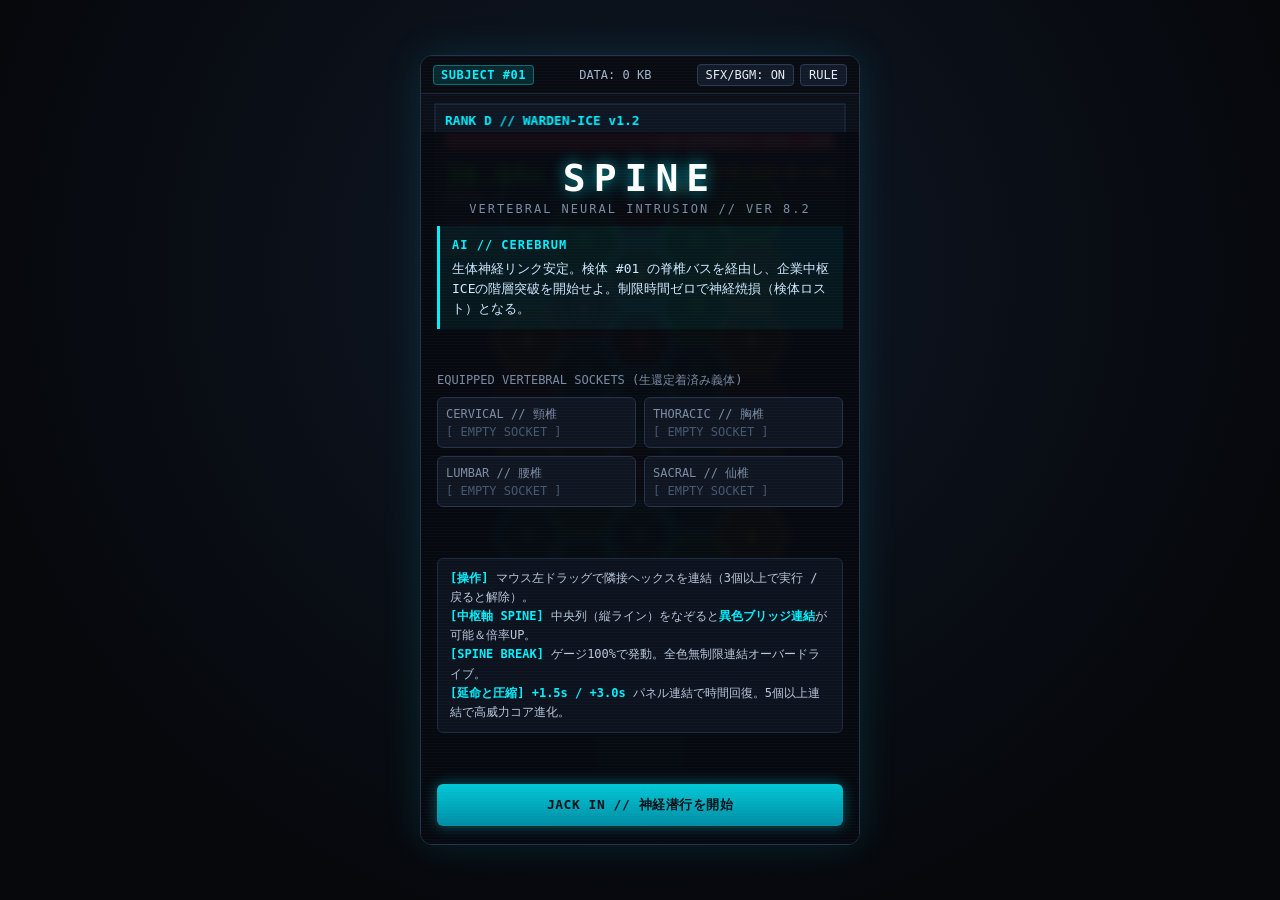
<file: spine.html>
<!DOCTYPE html>
<html lang="ja">
<head>
<meta charset="UTF-8" />
<meta name="viewport" content="width=device-width, initial-scale=1.0" />
<title>SPINE // BIOMETRIC NEURAL HACK</title>
<style>
  :root {
    --bg-outer: #06080c;
    --bg-panel: #0b0f17;
    --border-dim: #1d283a;
    --cyan: #00f0ff;
    --crimson: #ff2a5f;
    --amber: #ffb800;
    --green: #39ff14;
    --text-main: #e2ecf7;
    --text-dim: #7a8ba3;
  }

  * {
    box-sizing: border-box;
    user-select: none;
    -webkit-user-select: none;
  }

  html, body {
    margin: 0;
    padding: 0;
    width: 100%;
    height: 100%;
    background: radial-gradient(circle at 50% 30%, #101826 0%, var(--bg-outer) 75%);
    color: var(--text-main);
    font-family: "Consolas", "Monaco", "Meiryo", monospace;
    display: flex;
    align-items: center;
    justify-content: center;
    overflow: hidden;
  }

  #app-shell {
    position: relative;
    width: min(440px, 96vw);
    height: min(790px, 96vh);
    background: var(--bg-panel);
    border: 1px solid #26354d;
    border-radius: 12px;
    box-shadow: 0 0 40px rgba(0, 240, 255, 0.12), inset 0 0 24px rgba(0, 0, 0, 0.85);
    display: flex;
    flex-direction: column;
    overflow: hidden;
  }

  /* 走査線エフェクトは必ず pointer-events: none にしてマウス入力を邪魔させない */
  #app-shell::after {
    content: "";
    position: absolute;
    inset: 0;
    background: repeating-linear-gradient(
      to bottom,
      rgba(255, 255, 255, 0.02) 0px,
      rgba(255, 255, 255, 0.02) 1px,
      transparent 1px,
      transparent 3px
    );
    pointer-events: none;
    z-index: 30;
  }

  #top-bar {
    height: 38px;
    padding: 0 12px;
    background: #080c12;
    border-bottom: 1px solid var(--border-dim);
    display: flex;
    align-items: center;
    justify-content: space-between;
    font-size: 12px;
    z-index: 10;
  }

  .badge {
    padding: 2px 7px;
    border-radius: 4px;
    font-weight: bold;
    letter-spacing: 0.5px;
  }

  .badge-subject {
    background: rgba(0, 240, 255, 0.12);
    color: var(--cyan);
    border: 1px solid rgba(0, 240, 255, 0.35);
  }

  .top-btns {
    display: flex;
    gap: 6px;
  }

  .mini-btn {
    background: #121a28;
    color: var(--text-main);
    border: 1px solid #2a3b55;
    border-radius: 4px;
    padding: 3px 8px;
    font-size: 12px;
    font-family: inherit;
    cursor: pointer;
  }

  .mini-btn:hover {
    border-color: var(--cyan);
    color: var(--cyan);
  }

  #canvas-wrap {
    position: relative;
    flex: 1;
    width: 100%;
    height: 100%;
  }

  canvas {
    display: block;
    width: 100%;
    height: 100%;
    cursor: crosshair;
    touch-action: none;
  }

  /* モーダル・オーバーレイ（非表示時は display: none で完全透過） */
  .overlay {
    position: absolute;
    inset: 38px 0 0 0;
    background: rgba(7, 10, 16, 0.94);
    backdrop-filter: blur(4px);
    padding: 18px 16px;
    display: none;
    flex-direction: column;
    justify-content: space-between;
    z-index: 20;
    overflow-y: auto;
  }

  .overlay.active {
    display: flex;
  }

  .cerebrum-box {
    border-left: 3px solid var(--cyan);
    background: rgba(0, 240, 255, 0.06);
    padding: 10px 12px;
    font-size: 13px;
    line-height: 1.55;
    color: #cfe9ff;
  }

  .cerebrum-label {
    font-size: 12px;
    font-weight: bold;
    color: var(--cyan);
    margin-bottom: 4px;
    letter-spacing: 1px;
  }

  h1.logo {
    margin: 6px 0 2px;
    font-size: 38px;
    letter-spacing: 8px;
    color: #ffffff;
    text-shadow: 0 0 16px rgba(0, 240, 255, 0.7);
    text-align: center;
  }

  .subtitle {
    text-align: center;
    font-size: 12px;
    color: var(--text-dim);
    letter-spacing: 2px;
    margin-bottom: 10px;
  }

  .socket-grid {
    display: grid;
    grid-template-columns: 1fr 1fr;
    gap: 8px;
    margin: 8px 0;
  }

  .socket-card {
    background: #0f1622;
    border: 1px solid #24334a;
    border-radius: 6px;
    padding: 8px;
    font-size: 12px;
  }

  .socket-card .slot-name {
    color: var(--text-dim);
    font-size: 12px;
    margin-bottom: 2px;
  }

  .socket-card .item-name {
    color: var(--amber);
    font-weight: bold;
  }

  .socket-card .item-empty {
    color: #465770;
  }

  .rules-box {
    background: #0d131e;
    border: 1px solid #1e2b40;
    border-radius: 6px;
    padding: 10px 12px;
    font-size: 12px;
    line-height: 1.6;
    color: #b8c7dc;
  }

  .rules-box strong {
    color: var(--cyan);
  }

  .choice-list {
    display: flex;
    flex-direction: column;
    gap: 8px;
    margin: 8px 0;
  }

  .choice-card {
    background: #101826;
    border: 1px solid #2b3e5c;
    border-radius: 6px;
    padding: 10px 12px;
    text-align: left;
    color: var(--text-main);
    font-family: inherit;
    cursor: pointer;
    transition: border-color 0.15s, background 0.15s;
  }

  .choice-card:hover {
    border-color: var(--cyan);
    background: #152236;
  }

  .choice-card.selected {
    border-color: var(--green);
    background: rgba(57, 255, 20, 0.1);
  }

  .choice-title {
    font-size: 13px;
    font-weight: bold;
    color: var(--cyan);
    margin-bottom: 3px;
  }

  .choice-desc {
    font-size: 12px;
    color: #b7c6db;
  }

  .action-row {
    display: flex;
    gap: 10px;
    margin-top: 8px;
  }

  .btn-primary, .btn-danger, .btn-extract {
    flex: 1;
    padding: 12px 10px;
    font-size: 13px;
    font-weight: bold;
    font-family: inherit;
    border-radius: 6px;
    cursor: pointer;
    letter-spacing: 0.5px;
  }

  .btn-primary {
    background: linear-gradient(180deg, #00c8d6 0%, #008ca3 100%);
    color: #031017;
    border: none;
    box-shadow: 0 0 14px rgba(0, 240, 255, 0.35);
  }

  .btn-primary:hover {
    filter: brightness(1.12);
  }

  .btn-extract {
    background: #132419;
    color: var(--green);
    border: 1px solid var(--green);
  }

  .btn-extract:hover {
    background: rgba(57, 255, 20, 0.18);
  }

  .btn-danger {
    background: #2b0f18;
    color: var(--crimson);
    border: 1px solid var(--crimson);
  }
</style>
</head>
<body>

<div id="app-shell">
  <div id="top-bar">
    <span class="badge badge-subject" id="hud-subject">SUBJECT #01</span>
    <span id="hud-score" style="font-size:12px; color:#9fb3cc;">DATA: 0 KB</span>
    <div class="top-btns">
      <button class="mini-btn" id="btn-audio">SFX/BGM: ON</button>
      <button class="mini-btn" id="btn-help">RULE</button>
    </div>
  </div>

  <div id="canvas-wrap">
    <canvas id="game-canvas" width="440" height="752"></canvas>

    <!-- タイトル / ブート画面 -->
    <div id="overlay-boot" class="overlay active">
      <div>
        <h1 class="logo">SPINE</h1>
        <div class="subtitle">VERTEBRAL NEURAL INTRUSION // VER 8.2</div>
        <div class="cerebrum-box" id="boot-cerebrum">
          <div class="cerebrum-label">AI // CEREBRUM</div>
          生体神経リンク安定。検体 #01 の脊椎バスを経由し、企業中枢ICEの階層突破を開始せよ。制限時間ゼロで神経焼損（検体ロスト）となる。
        </div>
      </div>

      <div>
        <div style="font-size:12px; color:var(--text-dim); margin-bottom:4px;">EQUIPPED VERTEBRAL SOCKETS (生還定着済み義体)</div>
        <div class="socket-grid" id="boot-sockets"></div>
      </div>

      <div class="rules-box">
        <strong>[操作]</strong> マウス左ドラッグで隣接ヘックスを連結（3個以上で実行 / 戻ると解除）。<br>
        <strong>[中枢軸 SPINE]</strong> 中央列（縦ライン）をなぞると<strong>異色ブリッジ連結</strong>が可能＆倍率UP。<br>
        <strong>[SPINE BREAK]</strong> ゲージ100%で発動。全色無制限連結オーバードライブ。<br>
        <strong>[延命と圧縮]</strong> <strong>+1.5s / +3.0s</strong> パネル連結で時間回復。5個以上連結で高威力コア進化。
      </div>

      <div class="action-row">
        <button class="btn-primary" id="btn-start">JACK IN // 神経潜行を開始</button>
      </div>
    </div>

    <!-- 階層突破：生還 or 深層続行 -->
    <div id="overlay-clear" class="overlay">
      <div>
        <div class="cerebrum-box">
          <div class="cerebrum-label" id="clear-title">LAYER BREACHED</div>
          <div id="clear-msg">防衛ICEを粉砕。未定着の義体データを検出。生還して脊椎へ固定するか、さらに深層へ潜行するか選択せよ。</div>
        </div>

        <div style="font-size:12px; color:var(--amber); margin:10px 0 4px;">
          LOOTED IMPLANT (今回の戦利品 - 生還で永久定着 / 死亡で消失):
        </div>
        <div id="loot-preview" class="socket-card" style="border-color:var(--amber);"></div>

        <div style="font-size:12px; color:var(--cyan); margin:10px 0 4px;">
          SELECT TEMPORARY SCRIPT (潜行中のみ有効なプログラムを1つ選択):
        </div>
        <div class="choice-list" id="program-choices"></div>
      </div>

      <div class="action-row">
        <button class="btn-extract" id="btn-extract">EXTRACT // 生還して義体定着</button>
        <button class="btn-primary" id="btn-dive">DIVE DEEPER // 次の階層へ</button>
      </div>
    </div>

    <!-- 神経焼損（死亡・検体ロスト） -->
    <div id="overlay-dead" class="overlay">
      <div>
        <div class="cerebrum-box" style="border-left-color:var(--crimson); background:rgba(255,42,95,0.08);">
          <div class="cerebrum-label" style="color:var(--crimson);">NEURAL FLATLINE // 検体焼損</div>
          <div id="dead-msg">時計がゼロに到達。逆ハックにより検体の大脳皮質が焼損しました。装着中および未定着の義体はすべて喪失し、次期クローン検体へ意識を移植します。</div>
        </div>

        <div class="rules-box" style="margin-top:12px;" id="dead-stats"></div>
      </div>

      <div class="action-row">
        <button class="btn-danger" id="btn-reboot">INITIALIZE NEXT SUBJECT // 次期検体を起動</button>
      </div>
    </div>
  </div>
</div>

<script>
(() => {
  'use strict';

  // =========================================================
  // 1. PROCEDURAL DARK BIG-BEAT AUDIO ENGINE (Web Audio API)
  // =========================================================
  class CyberAudio {
    constructor() {
      this.ctx = null;
      this.enabled = true;
      this.step = 0;
      this.timer = null;
      this.isOverdrive = false;
      this.isPanic = false;
    }

    init() {
      if (!this.ctx) {
        const AudioCtx = window.AudioContext || window.webkitAudioContext;
        this.ctx = new AudioCtx();
      }
      if (this.ctx.state === 'suspended') {
        this.ctx.resume();
      }
      if (!this.timer) {
        this.startLoop();
      }
    }

    toggle() {
      this.enabled = !this.enabled;
      return this.enabled;
    }

    startLoop() {
      // 132 BPM 16th notes (~113.6ms)
      this.timer = setInterval(() => {
        if (!this.enabled || !this.ctx || this.ctx.state !== 'running') return;
        this.playBeatStep(this.step);
        this.step = (this.step + 1) % 16;
      }, 114);
    }

    playBeatStep(s) {
      const now = this.ctx.currentTime;
      // Big-beat break pattern: Kick on 0, 3, 6, 10, 12
      if (s === 0 || s === 3 || s === 6 || s === 10 || s === 12) {
        const osc = this.ctx.createOscillator();
        const gain = this.ctx.createGain();
        osc.type = 'sine';
        osc.frequency.setValueAtTime(this.isOverdrive ? 150 : 125, now);
        osc.frequency.exponentialRampToValueAtTime(34, now + 0.14);
        gain.gain.setValueAtTime(0.22, now);
        gain.gain.exponentialRampToValueAtTime(0.001, now + 0.16);
        osc.connect(gain).connect(this.ctx.destination);
        osc.start(now);
        osc.stop(now + 0.17);
      }

      // Snare / Industrial clap on 4 and 12
      if (s === 4 || s === 12) {
        const bufSize = this.ctx.sampleRate * 0.12;
        const buf = this.ctx.createBuffer(1, bufSize, this.ctx.sampleRate);
        const data = buf.getChannelData(0);
        for (let i = 0; i < bufSize; i++) data[i] = Math.random() * 2 - 1;
        const noise = this.ctx.createBufferSource();
        noise.buffer = buf;
        const filter = this.ctx.createBiquadFilter();
        filter.type = 'bandpass';
        filter.frequency.value = this.isOverdrive ? 1800 : 1200;
        const gain = this.ctx.createGain();
        gain.gain.setValueAtTime(0.11, now);
        gain.gain.exponentialRampToValueAtTime(0.001, now + 0.12);
        noise.connect(filter).connect(gain).connect(this.ctx.destination);
        noise.start(now);
      }

      // Acid sub-bass riff
      const bassNotes = [55, 55, 0, 65.41, 55, 0, 73.42, 65.41, 55, 55, 0, 82.41, 73.42, 65.41, 49, 55];
      const freq = bassNotes[s];
      if (freq > 0) {
        const osc = this.ctx.createOscillator();
        const filter = this.ctx.createBiquadFilter();
        const gain = this.ctx.createGain();
        osc.type = 'sawtooth';
        osc.frequency.setValueAtTime(this.isPanic ? freq * 1.06 : freq, now);
        filter.type = 'lowpass';
        filter.frequency.setValueAtTime(this.isOverdrive ? 680 : 320, now);
        filter.frequency.exponentialRampToValueAtTime(110, now + 0.1);
        gain.gain.setValueAtTime(0.08, now);
        gain.gain.exponentialRampToValueAtTime(0.001, now + 0.11);
        osc.connect(filter).connect(gain).connect(this.ctx.destination);
        osc.start(now);
        osc.stop(now + 0.12);
      }
    }

    playLink(chainLen, isSpine) {
      if (!this.enabled || !this.ctx) return;
      const now = this.ctx.currentTime;
      const scale = [261.63, 293.66, 329.63, 392.00, 440.00, 523.25, 587.33, 659.25, 783.99, 880.00];
      const base = scale[Math.min(chainLen - 1, scale.length - 1)];
      const osc = this.ctx.createOscillator();
      const gain = this.ctx.createGain();
      osc.type = isSpine ? 'triangle' : 'sine';
      osc.frequency.setValueAtTime(isSpine ? base * 1.5 : base, now);
      gain.gain.setValueAtTime(0.14, now);
      gain.gain.exponentialRampToValueAtTime(0.001, now + 0.09);
      osc.connect(gain).connect(this.ctx.destination);
      osc.start(now);
      osc.stop(now + 0.1);
    }

    playCommit(chainLen, timeAdded) {
      if (!this.enabled || !this.ctx) return;
      const now = this.ctx.currentTime;
      const osc = this.ctx.createOscillator();
      const gain = this.ctx.createGain();
      osc.type = 'sawtooth';
      osc.frequency.setValueAtTime(180 + chainLen * 35, now);
      osc.frequency.exponentialRampToValueAtTime(60, now + 0.22);
      gain.gain.setValueAtTime(0.18, now);
      gain.gain.exponentialRampToValueAtTime(0.001, now + 0.24);
      osc.connect(gain).connect(this.ctx.destination);
      osc.start(now);
      osc.stop(now + 0.25);

      if (timeAdded > 0) {
        const chime = this.ctx.createOscillator();
        const cGain = this.ctx.createGain();
        chime.type = 'sine';
        chime.frequency.setValueAtTime(880, now + 0.04);
        chime.frequency.setValueAtTime(1318.5, now + 0.11);
        cGain.gain.setValueAtTime(0.14, now + 0.04);
        cGain.gain.exponentialRampToValueAtTime(0.001, now + 0.28);
        chime.connect(cGain).connect(this.ctx.destination);
        chime.start(now + 0.04);
        chime.stop(now + 0.3);
      }
    }

    playBreak() {
      if (!this.enabled || !this.ctx) return;
      const now = this.ctx.currentTime;
      const osc = this.ctx.createOscillator();
      const gain = this.ctx.createGain();
      osc.type = 'square';
      osc.frequency.setValueAtTime(220, now);
      osc.frequency.exponentialRampToValueAtTime(880, now + 0.35);
      gain.gain.setValueAtTime(0.16, now);
      gain.gain.exponentialRampToValueAtTime(0.001, now + 0.38);
      osc.connect(gain).connect(this.ctx.destination);
      osc.start(now);
      osc.stop(now + 0.4);
    }
  }

  const audio = new CyberAudio();

  // =========================================================
  // 2. GAME DATA & DEFINITIONS
  // =========================================================
  const LOGICAL_W = 440;
  const LOGICAL_H = 752;
  const COLS = 5;
  const ROWS = 7;
  const SPINE_COL = 2;
  const HEX_R = 37;
  const HIT_R = 33; // 隣接マスへ斜めに吸い付きやすい判定半径

  const NODE_TYPES = [
    { id: 0, code: 'SYN', name: 'SYNAPSE', color: '#00f0ff', bg: '#072a33', icon: '⚡' },
    { id: 1, code: 'ADR', name: 'ADRENAL', color: '#ff2a5f', bg: '#330816', icon: '▲' },
    { id: 2, code: 'CTX', name: 'CORTEX',  color: '#ffb800', bg: '#332400', icon: '◆' },
    { id: 3, code: 'MYL', name: 'MYELIN',  color: '#39ff14', bg: '#0c3006', icon: '⬡' }
  ];

  const RANKS = [
    { rank: 'RANK D', title: '末梢神経ゲート // SUB-DERMAL', boss: 'WARDEN-ICE v1.2', hp: 950,  iceInterval: 7.5 },
    { rank: 'RANK C', title: '胸椎防火壁 // THORACIC WALL', boss: 'CHIMERA DAEMON',  hp: 1650, iceInterval: 6.2 },
    { rank: 'RANK B', title: '頸髄中枢バス // CERVICAL BUS',  boss: 'PANOPTICON CORE', hp: 2600, iceInterval: 5.2 },
    { rank: 'RANK A', title: '延髄深層核 // MEDULLA VAULT',   boss: 'CEREBRUM-NULL',   hp: 3900, iceInterval: 4.4 }
  ];

  const SOCKET_KEYS = ['cervical', 'thoracic', 'lumbar', 'sacral'];
  const SOCKET_LABELS = {
    cervical: 'CERVICAL // 頸椎',
    thoracic: 'THORACIC // 胸椎',
    lumbar:   'LUMBAR // 腰椎',
    sacral:   'SACRAL // 仙椎'
  };

  const IMPLANT_POOL = [
    { slot: 'cervical', name: '神経加速チップ Mk.I',   desc: '初期制限時間 +4.0秒 / 基礎攻撃力 +15%',      stat: { time: 4.0, dmgMult: 0.15 } },
    { slot: 'cervical', name: '超伝導シナプス回路',    desc: '中枢軸(中央列)通過時のダメージ倍率 +0.35',   stat: { spineMult: 0.35 } },
    { slot: 'thoracic', name: '人工心肺クロック弁',    desc: '時計パネル(+s)の回復量 +0.8秒増加',          stat: { chronoBonus: 0.8 } },
    { slot: 'thoracic', name: '生体プラズマ炉心',      desc: 'SPINE BREAK ゲージ上昇速度 +30%',            stat: { gaugeMult: 0.30 } },
    { slot: 'lumbar',   name: '多関節リレー脊椎',      desc: '基礎攻撃力 +25% / ICE破壊ボーナス +40',      stat: { dmgMult: 0.25, iceBonus: 40 } },
    { slot: 'lumbar',   name: '圧縮アルゴリズム義体',  desc: '4連結以上でTier-2コア(★)が生成される',      stat: { compressAt4: true } },
    { slot: 'sacral',   name: '深層反射ブースター',    desc: 'SPINE BREAK 持続時間 +2.5秒',                stat: { breakDur: 2.5 } },
    { slot: 'sacral',   name: '自己修復ミエリン鞘',    desc: '敵の逆ハック間隔を 1.2秒 遅延させる',        stat: { iceDelay: 1.2 } }
  ];

  const PROGRAM_POOL = [
    { id: 'overclock', name: 'OVERCLOCK.exe',   desc: 'この潜行中、全連結ダメージ +30%' },
    { id: 'siphon',    name: 'CHRONO_SIPHON',   desc: '6連結以上を達成するたびに時計 +1.8秒回復' },
    { id: 'resonance', name: 'SPINE_RESONANCE', desc: '中枢軸(中央列)を含む連結のゲージ上昇 +45%' },
    { id: 'breaker',   name: 'ICE_BREAKER.sh',  desc: '連結確定時、ランダムなロックICEを1個自動解除' },
    { id: 'extend',    name: 'NEURAL_DILATE',   desc: '即座に制限時間を +7.0秒 延長する' }
  ];

  // =========================================================
  // 3. PERSISTENT SAVE STATE (Permadeath & Succession)
  // =========================================================
  const SAVE_KEY = 'spine_playable_save_v1';
  function loadSave() {
    try {
      const raw = localStorage.getItem(SAVE_KEY);
      if (raw) return JSON.parse(raw);
    } catch (_) {}
    return {
      subjectId: 1,
      bestDepth: 0,
      sockets: { cervical: null, thoracic: null, lumbar: null, sacral: null }
    };
  }

  function writeSave(data) {
    try {
      localStorage.setItem(SAVE_KEY, JSON.stringify(data));
    } catch (_) {}
  }

  let saveData = loadSave();

  // =========================================================
  // 4. CORE GAME STATE
  // =========================================================
  const canvas = document.getElementById('game-canvas');
  const ctx = canvas.getContext('2d');

  let gameState = 'BOOT'; // BOOT | PLAYING | LAYER_CLEAR | DEAD
  let layerIndex = 0;     // 0=D, 1=C, 2=B, 3=A, 4+=S+
  let scoreData = 0;

  // Combat & Grid
  let grid = []; // 2D array [col][row]
  let hexList = [];
  let isDragging = false;
  let selectedPath = [];
  let pointerPos = { x: 0, y: 0, active: false };

  let timeLeft = 30.0;
  let maxTime = 35.0;
  let enemyHp = 950;
  let enemyMaxHp = 950;
  let spineGauge = 0;       // 0..100
  let spineBreakTimer = 0;  // > 0 means active
  let iceAttackTimer = 6.0;
  let iceAttackInterval = 7.5;

  // Run-specific buffs & loot
  let runPrograms = [];
  let pendingLoot = null;
  let selectedProgramId = null;

  // Visual Particles & Floating Text
  let floaters = [];
  let shakeTime = 0;
  let lastFrameTime = performance.now();

  // =========================================================
  // 5. STAT AGGREGATION FROM EQUIPPED IMPLANTS & PROGRAMS
  // =========================================================
  function getStats() {
    const s = {
      time: 0,
      dmgMult: 1.0,
      spineMult: 0.5, // +0.5x per spine node
      chronoBonus: 0,
      gaugeMult: 1.0,
      iceBonus: 45,
      compressAt4: false,
      breakDur: 7.5,
      iceDelay: 0
    };
    for (const key of SOCKET_KEYS) {
      const imp = saveData.sockets[key];
      if (!imp || !imp.stat) continue;
      if (imp.stat.time) s.time += imp.stat.time;
      if (imp.stat.dmgMult) s.dmgMult += imp.stat.dmgMult;
      if (imp.stat.spineMult) s.spineMult += imp.stat.spineMult;
      if (imp.stat.chronoBonus) s.chronoBonus += imp.stat.chronoBonus;
      if (imp.stat.gaugeMult) s.gaugeMult += imp.stat.gaugeMult;
      if (imp.stat.iceBonus) s.iceBonus += imp.stat.iceBonus;
      if (imp.stat.compressAt4) s.compressAt4 = true;
      if (imp.stat.breakDur) s.breakDur += imp.stat.breakDur;
      if (imp.stat.iceDelay) s.iceDelay += imp.stat.iceDelay;
    }
    if (runPrograms.includes('overclock')) s.dmgMult += 0.30;
    return s;
  }

  // =========================================================
  // 6. HEX GEOMETRY & GRID GENERATION (Odd-Q Flat-Top)
  // =========================================================
  function getHexCenter(col, row) {
    const dx = HEX_R * 1.52;
    const dy = HEX_R * Math.sqrt(3) * 1.02;
    const totalW = (COLS - 1) * dx;
    const originX = (LOGICAL_W - totalW) / 2;
    const originY = 236;
    return {
      x: originX + col * dx,
      y: originY + row * dy + (col % 2 === 1 ? dy * 0.5 : 0)
    };
  }

  function createHexNode(col, row, forceType = null) {
    const pos = getHexCenter(col, row);
    const type = forceType !== null ? forceType : Math.floor(Math.random() * NODE_TYPES.length);
    const roll = Math.random();
    let timeBonus = 0;
    if (roll < 0.08) timeBonus = 1.5;
    else if (roll < 0.11) timeBonus = 3.0;

    return {
      col,
      row,
      x: pos.x,
      y: pos.y,
      drawY: pos.y - 120,
      type,
      tier: 1,       // 1: normal, 2: ★ compressed, 3: ◈ singularity
      timeBonus,     // 0, 1.5, 3.0
      ice: 0,        // 0: clean, 1: LOCKED, 2: DRAIN
      pulse: Math.random() * Math.PI * 2
    };
  }

  function rebuildHexList() {
    hexList = [];
    for (let c = 0; c < COLS; c++) {
      for (let r = 0; r < ROWS; r++) {
        const h = grid[c][r];
        h.col = c;
        h.row = r;
        const target = getHexCenter(c, r);
        h.x = target.x;
        h.y = target.y;
        hexList.push(h);
      }
    }
  }

  function initGrid() {
    grid = [];
    for (let c = 0; c < COLS; c++) {
      grid[c] = [];
      for (let r = 0; r < ROWS; r++) {
        grid[c][r] = createHexNode(c, r);
      }
    }
    rebuildHexList();
    ensureValidMoveExists();
  }

  function getNeighbors(col, row) {
    const offsets = (col % 2 === 0)
      ? [[0, -1], [0, 1], [-1, -1], [-1, 0], [1, -1], [1, 0]]
      : [[0, -1], [0, 1], [-1, 0], [-1, 1], [1, 0], [1, 1]];
    const res = [];
    for (const [dc, dr] of offsets) {
      const nc = col + dc;
      const nr = row + dr;
      if (nc >= 0 && nc < COLS && nr >= 0 && nr < ROWS) {
        res.push(grid[nc][nr]);
      }
    }
    return res;
  }

  function isAdjacent(a, b) {
    return getNeighbors(a.col, a.row).includes(b);
  }

  function canConnect(fromHex, toHex) {
    if (!fromHex || !toHex || fromHex === toHex) return false;
    if (toHex.ice > 0) return false; // ロックされたICEは直接なぞれない
    if (spineBreakTimer > 0) return true; // SPINE BREAK中は全色連結
    if (fromHex.type === toHex.type) return true;
    // 中枢軸（中央列）同士の縦移動は異色ブリッジ可能！
    if (fromHex.col === SPINE_COL && toHex.col === SPINE_COL) return true;
    return false;
  }

  function ensureValidMoveExists() {
    // 盤面に3連結可能な手が存在するかチェックし、無ければ中央列周辺を再配置
    for (const h of hexList) {
      if (h.ice > 0) continue;
      const n1 = getNeighbors(h.col, h.row).filter(n => canConnect(h, n));
      for (const m of n1) {
        const n2 = getNeighbors(m.col, m.row).filter(n => n !== h && canConnect(m, n));
        if (n2.length > 0) return;
      }
    }
    // 手詰まり時は同色3連を強制生成
    const t = Math.floor(Math.random() * NODE_TYPES.length);
    grid[2][2].type = t; grid[2][2].ice = 0;
    grid[2][3].type = t; grid[2][3].ice = 0;
    grid[2][4].type = t; grid[2][4].ice = 0;
  }

  // =========================================================
  // 7. PC CHROME MOUSE / POINTER INPUT HANDLING
  // =========================================================
  function clientToLogical(clientX, clientY) {
    const rect = canvas.getBoundingClientRect();
    return {
      x: ((clientX - rect.left) / rect.width) * LOGICAL_W,
      y: ((clientY - rect.top) / rect.height) * LOGICAL_H
    };
  }

  function findHexAt(lx, ly) {
    let best = null;
    let bestDist = HIT_R;
    for (const h of hexList) {
      const d = Math.hypot(h.x - lx, h.y - ly);
      if (d <= bestDist) {
        bestDist = d;
        best = h;
      }
    }
    return best;
  }

  // ネイティブドラッグ・右クリックメニューを完全遮断
  canvas.addEventListener('dragstart', (e) => e.preventDefault());
  canvas.addEventListener('contextmenu', (e) => {
    e.preventDefault();
    if (isDragging) {
      isDragging = false;
      selectedPath = [];
    }
  });

  canvas.addEventListener('mousedown', (e) => {
    if (e.button !== 0) return;
    e.preventDefault();
    audio.init();

    if (gameState !== 'PLAYING') return;
    const pt = clientToLogical(e.clientX, e.clientY);
    pointerPos = { x: pt.x, y: pt.y, active: true };

    // SPINE BREAK ボタン領域クリック判定 (下部バー)
    if (pt.y >= 705 && spineGauge >= 100 && spineBreakTimer <= 0) {
      triggerSpineBreak();
      return;
    }

    const hit = findHexAt(pt.x, pt.y);
    if (hit && hit.ice === 0) {
      isDragging = true;
      selectedPath = [hit];
      audio.playLink(1, hit.col === SPINE_COL);
    }
  });

  window.addEventListener('mousemove', (e) => {
    if (gameState !== 'PLAYING') return;
    const pt = clientToLogical(e.clientX, e.clientY);
    pointerPos = { x: pt.x, y: pt.y, active: isDragging };

    if (!isDragging || selectedPath.length === 0) return;
    const hit = findHexAt(pt.x, pt.y);
    if (!hit) return;

    const last = selectedPath[selectedPath.length - 1];
    if (hit === last) return;

    // 1マス戻ったら解除（バックトラック）
    if (selectedPath.length >= 2 && hit === selectedPath[selectedPath.length - 2]) {
      selectedPath.pop();
      audio.playLink(selectedPath.length, hit.col === SPINE_COL);
      return;
    }

    // 未選択・隣接・連結可能なら追加
    if (!selectedPath.includes(hit) && isAdjacent(last, hit) && canConnect(last, hit)) {
      selectedPath.push(hit);
      audio.playLink(selectedPath.length, hit.col === SPINE_COL);
    }
  });

  window.addEventListener('mouseup', () => {
    if (!isDragging) return;
    isDragging = false;
    pointerPos.active = false;

    if (gameState === 'PLAYING' && selectedPath.length >= 3) {
      commitChain(selectedPath);
    }
    selectedPath = [];
  });

  window.addEventListener('keydown', (e) => {
    if (e.code === 'Space' && gameState === 'PLAYING' && spineGauge >= 100 && spineBreakTimer <= 0) {
      e.preventDefault();
      triggerSpineBreak();
    }
  });

  // =========================================================
  // 8. COMBAT RESOLUTION, COMPRESSION & GRAVITY
  // =========================================================
  function triggerSpineBreak() {
    const stats = getStats();
    spineGauge = 0;
    spineBreakTimer = stats.breakDur;
    audio.isOverdrive = true;
    audio.playBreak();
    shakeTime = 0.35;
    addFloater(LOGICAL_W / 2, 360, 'SPINE BREAK // ALL-COLOR OVERDRIVE!', '#00f0ff', 17);
  }

  function evaluateChain(path) {
    const stats = getStats();
    let base = 0;
    let spineCount = 0;
    let timeGain = 0;

    for (const h of path) {
      const tierMult = h.tier === 3 ? 4.0 : (h.tier === 2 ? 2.4 : 1.0);
      base += 32 * tierMult;
      if (h.col === SPINE_COL) spineCount++;
      if (h.timeBonus > 0) {
        timeGain += h.timeBonus + stats.chronoBonus;
      }
    }

    // 長さボーナス & 中枢軸倍率
    const lenBonus = 1 + (path.length - 3) * 0.28;
    const spineBonus = 1 + spineCount * stats.spineMult;
    const totalDmg = Math.round(base * lenBonus * spineBonus * stats.dmgMult);

    if (runPrograms.includes('siphon') && path.length >= 6) {
      timeGain += 1.8;
    }

    return { totalDmg, spineCount, timeGain };
  }

  function commitChain(path) {
    const stats = getStats();
    const { totalDmg, spineCount, timeGain } = evaluateChain(path);

    // 隣接するICE（ロック/ドレイン）を破壊
    const crackedIce = new Set();
    const extraSingularityTargets = new Set();

    for (const h of path) {
      for (const n of getNeighbors(h.col, h.row)) {
        if (n.ice > 0) crackedIce.add(n);
      }
      // Tier 3 Singularity (◈) が含まれていれば同列・同行を巻き込み消去
      if (h.tier === 3) {
        for (let r = 0; r < ROWS; r++) extraSingularityTargets.add(grid[h.col][r]);
        for (let c = 0; c < COLS; c++) extraSingularityTargets.add(grid[c][h.row]);
      }
    }

    let iceBonusDmg = 0;
    for (const iceHex of crackedIce) {
      iceHex.ice = 0;
      iceBonusDmg += stats.iceBonus;
      addFloater(iceHex.x, iceHex.y - 10, 'ICE CRACKED!', '#39ff14', 13);
    }

    if (runPrograms.includes('breaker')) {
      const locked = hexList.find(h => h.ice > 0);
      if (locked) {
        locked.ice = 0;
        addFloater(locked.x, locked.y - 10, 'AUTO-DECRYPT', '#00f0ff', 12);
      }
    }

    const finalDmg = totalDmg + iceBonusDmg;
    enemyHp = Math.max(0, enemyHp - finalDmg);
    scoreData += finalDmg;

    if (timeGain > 0) {
      timeLeft = Math.min(maxTime, timeLeft + timeGain);
    }

    // ゲージ上昇
    if (spineBreakTimer <= 0) {
      let gain = (path.length * 7 + spineCount * 9) * stats.gaugeMult;
      if (runPrograms.includes('resonance') && spineCount > 0) gain *= 1.45;
      spineGauge = Math.min(100, spineGauge + gain);
    }

    const tail = path[path.length - 1];
    addFloater(tail.x, tail.y - 18, `-${finalDmg} DMG`, spineCount > 0 ? '#00f0ff' : '#ffffff', 18);
    if (timeGain > 0) {
      addFloater(tail.x, tail.y - 40, `+${timeGain.toFixed(1)}s`, '#39ff14', 15);
    }

    audio.playCommit(path.length, timeGain);
    if (path.length >= 5 || spineCount >= 2) shakeTime = 0.18;

    // 圧縮進化判定（末尾のヘックスをコア化して残す）
    const compressThreshold = stats.compressAt4 ? 4 : 5;
    let evolvedNode = null;
    if (path.length >= 8) {
      tail.tier = 3;
      tail.timeBonus = 0;
      evolvedNode = tail;
      addFloater(tail.x, tail.y + 12, '◈ SINGULARITY CORE', '#ffb800', 13);
    } else if (path.length >= compressThreshold) {
      tail.tier = Math.min(3, tail.tier + 1);
      tail.timeBonus = 0;
      evolvedNode = tail;
      addFloater(tail.x, tail.y + 12, '★ COMPRESSED', '#ffb800', 13);
    }

    // 消去対象セット作成
    const toRemove = new Set(path);
    for (const ex of extraSingularityTargets) {
      if (ex.ice === 0) toRemove.add(ex);
    }
    if (evolvedNode) {
      toRemove.delete(evolvedNode);
    }

    // 列ごとの落下＆新規補充
    for (let c = 0; c < COLS; c++) {
      const survivors = [];
      for (let r = 0; r < ROWS; r++) {
        if (!toRemove.has(grid[c][r])) {
          survivors.push(grid[c][r]);
        }
      }
      const missing = ROWS - survivors.length;
      const newCol = [];
      for (let i = 0; i < missing; i++) {
        const fresh = createHexNode(c, i);
        fresh.drawY = getHexCenter(c, i).y - (missing - i) * 75 - 40;
        newCol.push(fresh);
      }
      grid[c] = newCol.concat(survivors);
    }

    rebuildHexList();
    ensureValidMoveExists();

    // ボス撃破チェック
    if (enemyHp <= 0) {
      onLayerCleared();
    }
  }

  function triggerEnemyCounterHack() {
    // クリーンな通常ヘックスを1〜2個 ICE 化
    const candidates = hexList.filter(h => h.ice === 0 && !selectedPath.includes(h));
    if (candidates.length === 0) return;

    const count = layerIndex >= 2 ? 2 : 1;
    for (let i = 0; i < count && candidates.length > 0; i++) {
      const idx = Math.floor(Math.random() * candidates.length);
      const target = candidates.splice(idx, 1)[0];
      target.ice = (layerIndex >= 1 && Math.random() < 0.45) ? 2 : 1;
      addFloater(target.x, target.y, target.ice === 2 ? 'DRAIN ICE!' : 'LOCKED!', '#ff2a5f', 13);
    }
    shakeTime = 0.14;
  }

  function addFloater(x, y, text, color, size = 14) {
    floaters.push({ x, y, text, color, size, life: 1.05 });
  }

  // =========================================================
  // 9. RUN FLOW: START, LAYER CLEAR, EXTRACT, DIVE, DEATH
  // =========================================================
  function getRankInfo(idx) {
    if (idx < RANKS.length) return RANKS[idx];
    const extra = idx - RANKS.length + 1;
    return {
      rank: `RANK S+${extra}`,
      title: `深淵神経層 // ABYSSAL DEPTH ${extra}`,
      boss: `ARCHON-OMEGA v${extra}.0`,
      hp: 3900 + extra * 1450,
      iceInterval: Math.max(3.2, 4.4 - extra * 0.25)
    };
  }

  function startNewRun() {
    const stats = getStats();
    layerIndex = 0;
    scoreData = 0;
    runPrograms = [];
    spineGauge = 0;
    spineBreakTimer = 0;
    audio.isOverdrive = false;
    timeLeft = 30.0 + stats.time;
    maxTime = 38.0 + stats.time;
    setupLayer(0);
    showOverlay(null);
    gameState = 'PLAYING';
  }

  function setupLayer(idx) {
    const info = getRankInfo(idx);
    const stats = getStats();
    enemyMaxHp = info.hp;
    enemyHp = info.hp;
    iceAttackInterval = info.iceInterval + stats.iceDelay;
    iceAttackTimer = iceAttackInterval;
    selectedPath = [];
    isDragging = false;
    initGrid();
  }

  function onLayerCleared() {
    isDragging = false;
    selectedPath = [];
    audio.isOverdrive = false;
    gameState = 'LAYER_CLEAR';

    if (layerIndex + 1 > saveData.bestDepth) {
      saveData.bestDepth = layerIndex + 1;
      writeSave(saveData);
    }

    const info = getRankInfo(layerIndex);
    document.getElementById('clear-title').textContent = `${info.rank} BREACHED // 防衛ICE撃破`;
    document.getElementById('clear-msg').textContent =
      `残存神経時間 ${timeLeft.toFixed(1)}s。未定着の義体パーツを抽出しました。生還して脊椎に固定するか、時計を引き継いで次の階層へ潜行してください。`;

    // ランダムな戦利品義体（重複しないスロット優先）
    pendingLoot = IMPLANT_POOL[Math.floor(Math.random() * IMPLANT_POOL.length)];
    const lootEl = document.getElementById('loot-preview');
    lootEl.innerHTML = `
      <div class="slot-name">${SOCKET_LABELS[pendingLoot.slot]}</div>
      <div class="item-name">${pendingLoot.name}</div>
      <div style="color:#c2d2e8; margin-top:2px;">${pendingLoot.desc}</div>
    `;

    // 一時プログラム3択
    const shuffled = [...PROGRAM_POOL].sort(() => Math.random() - 0.5).slice(0, 3);
    selectedProgramId = shuffled[0].id;
    const listEl = document.getElementById('program-choices');
    listEl.innerHTML = '';
    shuffled.forEach((prog, idx) => {
      const btn = document.createElement('button');
      btn.className = 'choice-card' + (idx === 0 ? ' selected' : '');
      btn.innerHTML = `<div class="choice-title">${prog.name}</div><div class="choice-desc">${prog.desc}</div>`;
      btn.onclick = () => {
        selectedProgramId = prog.id;
        listEl.querySelectorAll('.choice-card').forEach(c => c.classList.remove('selected'));
        btn.classList.add('selected');
      };
      listEl.appendChild(btn);
    });

    showOverlay('overlay-clear');
  }

  function applyChosenProgram() {
    if (!selectedProgramId) return;
    if (selectedProgramId === 'extend') {
      timeLeft = Math.min(maxTime, timeLeft + 7.0);
    } else if (!runPrograms.includes(selectedProgramId)) {
      runPrograms.push(selectedProgramId);
    }
  }

  function extractAndSave() {
    if (pendingLoot) {
      saveData.sockets[pendingLoot.slot] = pendingLoot;
      writeSave(saveData);
      pendingLoot = null;
    }
    renderBootSockets();
    document.getElementById('boot-cerebrum').innerHTML = `
      <div class="cerebrum-label">AI // CEREBRUM - EXTRACTION COMPLETE</div>
      生還確認。抽出した義体パーツを検体 #${String(saveData.subjectId).padStart(2, '0')} の脊椎ソケットへ永久定着させました。次の潜行準備が整っています。
    `;
    gameState = 'BOOT';
    showOverlay('overlay-boot');
  }

  function diveDeeper() {
    applyChosenProgram();
    if (pendingLoot) {
      // 深層続行時も一旦仮装着（ただし死亡時は全ロスト）
      saveData.sockets[pendingLoot.slot] = pendingLoot;
      pendingLoot = null;
    }
    layerIndex++;
    timeLeft = Math.min(maxTime, timeLeft + 6.0); // 階層突破ボーナス時間
    setupLayer(layerIndex);
    showOverlay(null);
    gameState = 'PLAYING';
  }

  function onNeuralFlatline() {
    isDragging = false;
    selectedPath = [];
    audio.isOverdrive = false;
    audio.isPanic = false;
    gameState = 'DEAD';

    const lostCount = SOCKET_KEYS.filter(k => saveData.sockets[k] !== null).length;
    const oldId = String(saveData.subjectId).padStart(2, '0');

    // 検体ロスト：装着義体をすべて初期化し、検体番号をインクリメント
    saveData.subjectId += 1;
    saveData.sockets = { cervical: null, thoracic: null, lumbar: null, sacral: null };
    pendingLoot = null;
    writeSave(saveData);

    const nextId = String(saveData.subjectId).padStart(2, '0');
    const info = getRankInfo(layerIndex);
    document.getElementById('dead-msg').textContent =
      `検体 #${oldId} の神経焼損を確認（${info.rank} にてロスト）。装着していた義体 ${lostCount}個 は回収不能。新規クローン検体 #${nextId} を解凍し、再潜行プロトコルを準備します。`;
    document.getElementById('dead-stats').innerHTML = `
      到達階層: <strong>${info.rank} (${info.boss})</strong><br>
      抽出データ量: <strong>${scoreData.toLocaleString()} KB</strong><br>
      次期稼働検体: <strong>SUBJECT #${nextId}</strong>
    `;

    showOverlay('overlay-dead');
  }

  function showOverlay(id) {
    document.querySelectorAll('.overlay').forEach(el => el.classList.remove('active'));
    if (id) document.getElementById(id).classList.add('active');
    updateTopHud();
  }

  function renderBootSockets() {
    const gridEl = document.getElementById('boot-sockets');
    gridEl.innerHTML = '';
    for (const key of SOCKET_KEYS) {
      const imp = saveData.sockets[key];
      const div = document.createElement('div');
      div.className = 'socket-card';
      div.innerHTML = imp
        ? `<div class="slot-name">${SOCKET_LABELS[key]}</div><div class="item-name">${imp.name}</div>`
        : `<div class="slot-name">${SOCKET_LABELS[key]}</div><div class="item-empty">[ EMPTY SOCKET ]</div>`;
      gridEl.appendChild(div);
    }
  }

  function updateTopHud() {
    document.getElementById('hud-subject').textContent = `SUBJECT #${String(saveData.subjectId).padStart(2, '0')}`;
    document.getElementById('hud-score').textContent = `DATA: ${scoreData.toLocaleString()} KB`;
  }

  // =========================================================
  // 10. MAIN UPDATE & RENDER LOOP
  // =========================================================
  function update(dt) {
    if (shakeTime > 0) shakeTime = Math.max(0, shakeTime - dt);

    for (let i = floaters.length - 1; i >= 0; i--) {
      floaters[i].y -= 28 * dt;
      floaters[i].life -= dt;
      if (floaters[i].life <= 0) floaters.splice(i, 1);
    }

    if (gameState !== 'PLAYING') return;

    // 落下アニメーション補間
    for (const h of hexList) {
      h.pulse += dt * 3.2;
      if (h.drawY < h.y) {
        h.drawY = Math.min(h.y, h.drawY + 950 * dt);
      }
    }

    // SPINE BREAK タイマー
    if (spineBreakTimer > 0) {
      spineBreakTimer = Math.max(0, spineBreakTimer - dt);
      if (spineBreakTimer === 0) {
        audio.isOverdrive = false;
      }
    }

    // 制限時間カウントダウン（DRAIN ICE 1個につき減少速度 +18%）
    const drainCount = hexList.filter(h => h.ice === 2).length;
    const decayRate = 1.0 + drainCount * 0.18;
    timeLeft = Math.max(0, timeLeft - dt * decayRate);
    audio.isPanic = timeLeft <= 8.0;

    if (timeLeft <= 0) {
      onNeuralFlatline();
      return;
    }

    // 敵逆ハックタイマー
    iceAttackTimer -= dt;
    if (iceAttackTimer <= 0) {
      iceAttackTimer = iceAttackInterval;
      triggerEnemyCounterHack();
    }
  }

  function drawHexPath(cx, cy, r) {
    ctx.beginPath();
    for (let i = 0; i < 6; i++) {
      const angle = (Math.PI / 180) * (60 * i); // Flat-top
      const px = cx + r * Math.cos(angle);
      const py = cy + r * Math.sin(angle);
      if (i === 0) ctx.moveTo(px, py);
      else ctx.lineTo(px, py);
    }
    ctx.closePath();
  }

  function render() {
    ctx.save();
    if (shakeTime > 0) {
      const mag = shakeTime * 18;
      ctx.translate((Math.random() - 0.5) * mag, (Math.random() - 0.5) * mag);
    }

    // 背景クリア
    ctx.fillStyle = '#0b0f17';
    ctx.fillRect(0, 0, LOGICAL_W, LOGICAL_H);

    // 中枢脊髄軸（中央列 col=2）のバックライト導管
    const spineTop = getHexCenter(SPINE_COL, 0);
    const spineBot = getHexCenter(SPINE_COL, ROWS - 1);
    const grad = ctx.createLinearGradient(0, spineTop.y - 45, 0, spineBot.y + 45);
    if (spineBreakTimer > 0) {
      grad.addColorStop(0, 'rgba(0, 240, 255, 0.28)');
      grad.addColorStop(0.5, 'rgba(57, 255, 20, 0.28)');
      grad.addColorStop(1, 'rgba(255, 42, 95, 0.28)');
    } else {
      grad.addColorStop(0, 'rgba(0, 240, 255, 0.04)');
      grad.addColorStop(0.5, 'rgba(0, 240, 255, 0.16)');
      grad.addColorStop(1, 'rgba(0, 240, 255, 0.04)');
    }
    ctx.fillStyle = grad;
    ctx.fillRect(spineTop.x - 42, spineTop.y - 44, 84, (spineBot.y - spineTop.y) + 88);

    ctx.strokeStyle = spineBreakTimer > 0 ? 'rgba(0, 240, 255, 0.65)' : 'rgba(0, 240, 255, 0.22)';
    ctx.lineWidth = 1.5;
    ctx.strokeRect(spineTop.x - 42, spineTop.y - 44, 84, (spineBot.y - spineTop.y) + 88);

    // --- TOP COMBAT HUD ---
    const info = getRankInfo(layerIndex);
    ctx.fillStyle = '#0f1623';
    ctx.fillRect(14, 10, LOGICAL_W - 28, 166);
    ctx.strokeStyle = '#22324a';
    ctx.lineWidth = 1;
    ctx.strokeRect(14, 10, LOGICAL_W - 28, 166);

    // Rank & Boss Name
    ctx.fillStyle = '#00f0ff';
    ctx.font = 'bold 13px Consolas, monospace';
    ctx.textAlign = 'left';
    ctx.fillText(`${info.rank} // ${info.boss}`, 24, 31);

    // Enemy HP Bar
    const hpRatio = Math.max(0, enemyHp / enemyMaxHp);
    ctx.fillStyle = '#1d121a';
    ctx.fillRect(24, 40, LOGICAL_W - 48, 16);
    ctx.fillStyle = '#ff2a5f';
    ctx.fillRect(24, 40, (LOGICAL_W - 48) * hpRatio, 16);
    ctx.fillStyle = '#ffffff';
    ctx.font = 'bold 12px Consolas, monospace';
    ctx.textAlign = 'right';
    ctx.fillText(`ICE INTEGRITY: ${enemyHp} / ${enemyMaxHp}`, LOGICAL_W - 28, 52);

    // Neural Clock Display
    const isPanic = timeLeft <= 8.0;
    ctx.textAlign = 'left';
    ctx.fillStyle = isPanic ? '#ff2a5f' : '#39ff14';
    ctx.font = 'bold 28px Consolas, monospace';
    ctx.fillText(`${timeLeft.toFixed(2)}s`, 24, 92);

    ctx.fillStyle = '#8da0ba';
    ctx.font = '12px Consolas, monospace';
    ctx.fillText('NEURAL CLOCK', 24, 108);

    // Enemy Counter-Hack Telegraph Bar
    const hackProg = 1 - Math.max(0, iceAttackTimer / iceAttackInterval);
    ctx.textAlign = 'right';
    ctx.fillStyle = hackProg > 0.78 ? '#ff2a5f' : '#ffb800';
    ctx.font = 'bold 12px Consolas, monospace';
    ctx.fillText(`COUNTER-HACK IN ${iceAttackTimer.toFixed(1)}s`, LOGICAL_W - 24, 82);

    ctx.fillStyle = '#1b2230';
    ctx.fillRect(230, 89, LOGICAL_W - 254, 10);
    ctx.fillStyle = hackProg > 0.78 ? '#ff2a5f' : '#ffb800';
    ctx.fillRect(230, 89, (LOGICAL_W - 254) * hackProg, 10);

    // Live Drag Preview / Spine Bridge Indicator
    ctx.textAlign = 'left';
    if (isDragging && selectedPath.length > 0) {
      const preview = evaluateChain(selectedPath);
      const valid = selectedPath.length >= 3;
      ctx.fillStyle = valid ? '#00f0ff' : '#9fb3cc';
      ctx.font = 'bold 13px Consolas, monospace';
      const spineTag = preview.spineCount > 0 ? ` | SPINE x${preview.spineCount}` : '';
      const timeTag = preview.timeGain > 0 ? ` | +${preview.timeGain.toFixed(1)}s` : '';
      ctx.fillText(
        valid
          ? `CHAIN ${selectedPath.length} -> ${preview.totalDmg} DMG${spineTag}${timeTag}`
          : `LINKING ${selectedPath.length}/3 (あと${3 - selectedPath.length}個連結で実行)`,
        24,
        136
      );
    } else {
      ctx.fillStyle = '#7f93ad';
      ctx.font = '12px Consolas, monospace';
      ctx.fillText('中央縦ライン(SPINE)を通すと異色連結＆ダメージ倍率UP', 24, 136);
    }

    // 装着義体ミニ表示
    const activeCount = SOCKET_KEYS.filter(k => saveData.sockets[k] !== null).length;
    ctx.fillStyle = '#ffb800';
    ctx.font = '12px Consolas, monospace';
    ctx.fillText(`IMPLANTS: ${activeCount}/4  |  SCRIPTS: ${runPrograms.length}`, 24, 158);

    // --- HEX GRID ---
    for (const h of hexList) {
      const def = NODE_TYPES[h.type];
      const isSelected = selectedPath.includes(h);
      const isSpine = h.col === SPINE_COL;

      drawHexPath(h.x, h.drawY, HEX_R - 2);
      ctx.fillStyle = h.ice > 0 ? '#181c26' : (isSelected ? def.color : def.bg);
      ctx.fill();

      ctx.lineWidth = isSelected ? 3 : (isSpine ? 2 : 1.5);
      ctx.strokeStyle = h.ice === 2
        ? '#ff2a5f'
        : (h.ice === 1 ? '#64748b' : (isSelected ? '#ffffff' : (isSpine ? '#00f0ff' : def.color)));
      ctx.stroke();

      // 中枢列マーカー
      if (isSpine && h.ice === 0 && !isSelected) {
        drawHexPath(h.x, h.drawY, HEX_R - 7);
        ctx.strokeStyle = 'rgba(0, 240, 255, 0.28)';
        ctx.lineWidth = 1;
        ctx.stroke();
      }

      // アイコン / 状態描画
      ctx.textAlign = 'center';
      ctx.textBaseline = 'middle';
      if (h.ice > 0) {
        ctx.fillStyle = h.ice === 2 ? '#ff2a5f' : '#94a3b8';
        ctx.font = 'bold 12px Consolas, monospace';
        ctx.fillText(h.ice === 2 ? 'DRAIN' : 'ICE', h.x, h.drawY);
      } else {
        ctx.fillStyle = isSelected ? '#05080d' : def.color;
        ctx.font = 'bold 20px Consolas, monospace';
        ctx.fillText(def.icon, h.x, h.timeBonus > 0 ? h.drawY - 5 : h.drawY);

        if (h.tier >= 2) {
          ctx.fillStyle = isSelected ? '#05080d' : '#ffb800';
          ctx.font = 'bold 12px Consolas, monospace';
          ctx.fillText(h.tier === 3 ? '◈CORE' : '★x2.4', h.x, h.drawY + 14);
        } else if (h.timeBonus > 0) {
          ctx.fillStyle = isSelected ? '#05080d' : '#39ff14';
          ctx.font = 'bold 12px Consolas, monospace';
          ctx.fillText(`+${h.timeBonus.toFixed(1)}s`, h.x, h.drawY + 13);
        }
      }
    }

    // --- NEURAL DRAG TETHER (連結ライン) ---
    if (isDragging && selectedPath.length > 0) {
      ctx.save();
      ctx.beginPath();
      ctx.moveTo(selectedPath[0].x, selectedPath[0].drawY);
      for (let i = 1; i < selectedPath.length; i++) {
        ctx.lineTo(selectedPath[i].x, selectedPath[i].drawY);
      }
      if (pointerPos.active) {
        ctx.lineTo(pointerPos.x, pointerPos.y);
      }
      ctx.strokeStyle = spineBreakTimer > 0 ? '#39ff14' : '#ffffff';
      ctx.lineWidth = 5;
      ctx.lineCap = 'round';
      ctx.lineJoin = 'round';
      ctx.shadowColor = '#00f0ff';
      ctx.shadowBlur = 12;
      ctx.stroke();
      ctx.restore();
    }

    // --- BOTTOM SPINE BREAK GAUGE ---
    const barY = 706;
    const barH = 34;
    ctx.fillStyle = '#0f1623';
    ctx.fillRect(14, barY, LOGICAL_W - 28, barH);

    if (spineBreakTimer > 0) {
      const ratio = spineBreakTimer / getStats().breakDur;
      ctx.fillStyle = 'rgba(0, 240, 255, 0.35)';
      ctx.fillRect(14, barY, (LOGICAL_W - 28) * ratio, barH);
      ctx.strokeStyle = '#00f0ff';
      ctx.lineWidth = 2;
      ctx.strokeRect(14, barY, LOGICAL_W - 28, barH);
      ctx.fillStyle = '#ffffff';
      ctx.font = 'bold 13px Consolas, monospace';
      ctx.textAlign = 'center';
      ctx.fillText(`SPINE BREAK ACTIVE // ALL-COLOR LINK (${spineBreakTimer.toFixed(1)}s)`, LOGICAL_W / 2, barY + 18);
    } else {
      const ready = spineGauge >= 100;
      ctx.fillStyle = ready ? 'rgba(57, 255, 20, 0.28)' : 'rgba(0, 240, 255, 0.2)';
      ctx.fillRect(14, barY, (LOGICAL_W - 28) * (spineGauge / 100), barH);
      ctx.strokeStyle = ready ? '#39ff14' : '#25364f';
      ctx.lineWidth = ready ? 2 : 1;
      ctx.strokeRect(14, barY, LOGICAL_W - 28, barH);

      ctx.fillStyle = ready ? '#39ff14' : '#9fb3cc';
      ctx.font = 'bold 13px Consolas, monospace';
      ctx.textAlign = 'center';
      ctx.fillText(
        ready ? '>>> CLICK HERE OR [SPACE] : SPINE BREAK READY <<<' : `SPINE BREAK CHARGE: ${Math.floor(spineGauge)}%`,
        LOGICAL_W / 2,
        barY + 18
      );
    }

    // --- FLOATING TEXT ---
    for (const f of floaters) {
      ctx.save();
      ctx.globalAlpha = Math.min(1, f.life);
      ctx.fillStyle = f.color;
      ctx.font = `bold ${f.size}px Consolas, monospace`;
      ctx.textAlign = 'center';
      ctx.shadowColor = '#000000';
      ctx.shadowBlur = 6;
      ctx.fillText(f.text, f.x, f.y);
      ctx.restore();
    }

    ctx.restore();
  }

  function loop(now) {
    const dt = Math.min(0.05, (now - lastFrameTime) / 1000);
    lastFrameTime = now;
    update(dt);
    render();
    requestAnimationFrame(loop);
  }

  // =========================================================
  // 11. UI BUTTON WIRING & BOOT
  // =========================================================
  document.getElementById('btn-start').addEventListener('click', () => {
    audio.init();
    startNewRun();
  });

  document.getElementById('btn-extract').addEventListener('click', () => {
    extractAndSave();
  });

  document.getElementById('btn-dive').addEventListener('click', () => {
    diveDeeper();
  });

  document.getElementById('btn-reboot').addEventListener('click', () => {
    renderBootSockets();
    updateTopHud();
    gameState = 'BOOT';
    showOverlay('overlay-boot');
  });

  document.getElementById('btn-audio').addEventListener('click', (e) => {
    audio.init();
    const on = audio.toggle();
    e.target.textContent = `SFX/BGM: ${on ? 'ON' : 'OFF'}`;
  });

  document.getElementById('btn-help').addEventListener('click', () => {
    if (gameState === 'PLAYING') {
      isDragging = false;
      selectedPath = [];
      gameState = 'BOOT';
      renderBootSockets();
      showOverlay('overlay-boot');
    } else if (gameState === 'BOOT' && enemyHp > 0 && timeLeft > 0 && grid.length > 0) {
      gameState = 'PLAYING';
      showOverlay(null);
    }
  });

  renderBootSockets();
  updateTopHud();
  initGrid();
  requestAnimationFrame(loop);
})();
</script>
</body>
</html>
</file>
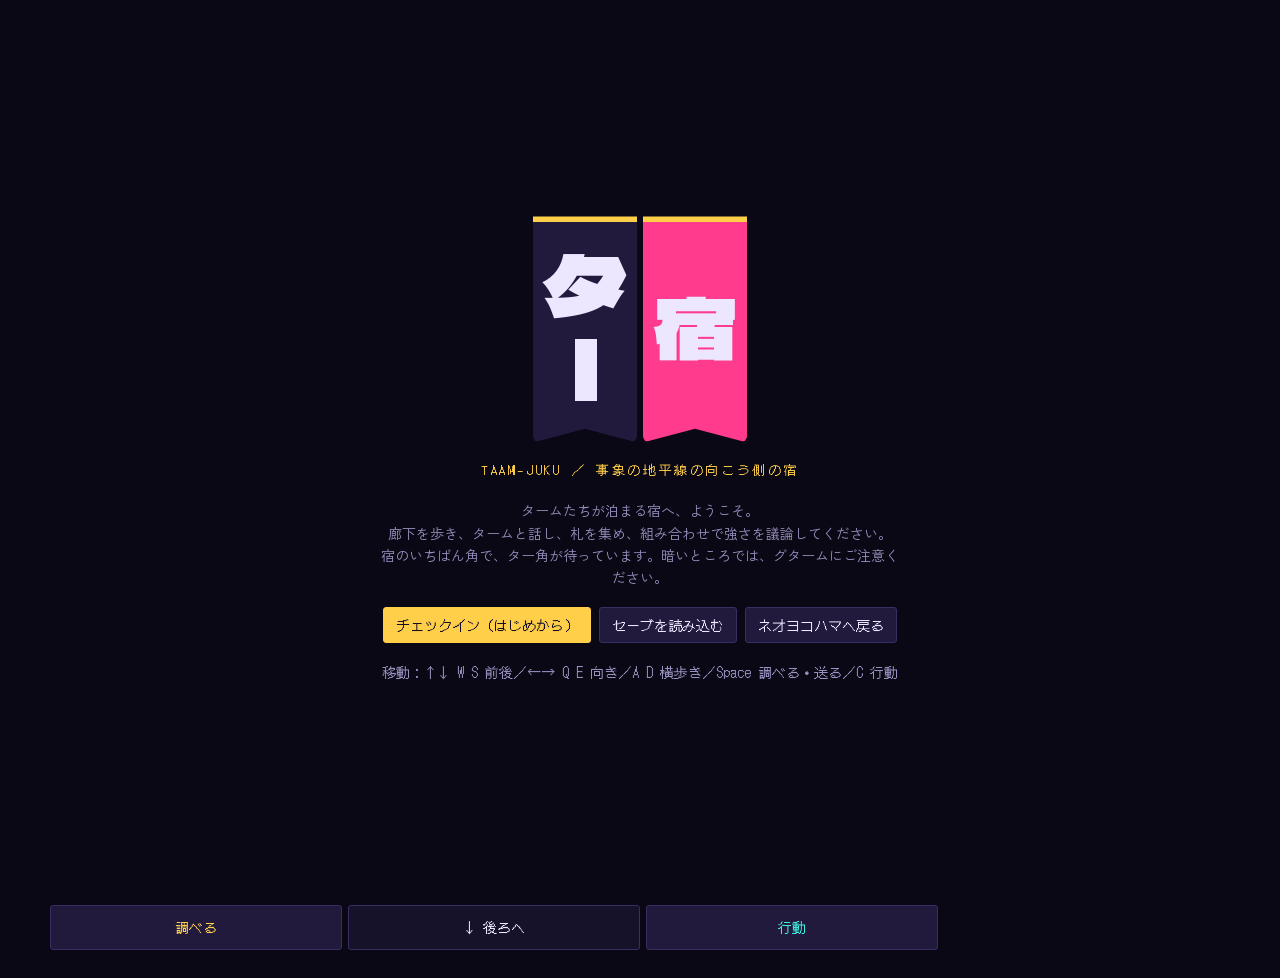
<file: games/chahan/taa.html>
<!doctype html><html><head><meta charset=utf8><meta name=viewport content="width=device-width,initial-scale=1,viewport-fit=cover"><style>:root{color-scheme:light;box-sizing:border-box;padding-top:env(safe-area-inset-top,0px);padding-bottom:env(safe-area-inset-bottom,0px)}html{scroll-padding-top:env(safe-area-inset-top,0px)}body{margin:0;padding:0;font:14px -apple-system,BlinkMacSystemFont,sans-serif;background:#fff;color:#000}img{max-width:100%}[hidden]:not([hidden=until-found i]){display:none!important}</style></head><body>
<title>ター宿</title>
<meta name="claude:viewport-fit-sides" content="cover">
<link rel="preconnect" href="https://fonts.googleapis.com">
<link rel="preconnect" href="https://fonts.gstatic.com" crossorigin>
<link href="https://fonts.googleapis.com/css2?family=Dela+Gothic+One&family=DotGothic16&family=Zen+Kaku+Gothic+New:wght@400;500;700&display=swap" rel="stylesheet">
<style>
/* Layout: 夜の旅館の帳場モニター。左に一人称の廊下と行灯の窓、右に宿帳。対局は座敷3部屋を横に並べた盤面。 */
:root{
  --yoru:#171a2e; --ai:#21254a; --ai2:#2c3263; --line:#3b4278;
  --washi:#efe6d0; --sumi:#25222d; --andon:#f2b648; --shu:#e2553f; --yu:#6cc8bd; --mute:#a5aacd;
  --f-disp:'Dela Gothic One','Hiragino Sans','Yu Gothic',sans-serif;
  --f-body:'Zen Kaku Gothic New','Hiragino Sans','Yu Gothic',sans-serif;
  --f-dot:'DotGothic16','MS Gothic',monospace;
  color-scheme:dark;
}
*{box-sizing:border-box}
[hidden]{display:none!important}
html,body{min-height:100%}
body{background:var(--yoru) radial-gradient(ellipse 80% 40% at 50% -10%,rgba(242,182,72,.10),transparent 70%) no-repeat;color:var(--washi);font-family:var(--f-body);font-size:15px;line-height:1.6;padding-left:max(16px,env(safe-area-inset-left,0px));padding-right:max(16px,env(safe-area-inset-right,0px));padding-block:10px 28px}
button{font:inherit;color:inherit;cursor:pointer}
button:focus-visible,.card:focus-visible{outline:2px solid var(--andon);outline-offset:2px}
.wrap{max-width:1180px;margin:0 auto;display:flex;flex-direction:column;gap:10px}
h1,h2,h3{text-wrap:balance;margin:0}

/* header */
.hd{display:flex;flex-wrap:wrap;align-items:center;gap:10px 18px}
.logo{font-family:var(--f-disp);font-size:26px;letter-spacing:.04em;line-height:1;color:var(--andon);display:flex;align-items:baseline;gap:10px}
.logo small{font-family:var(--f-dot);font-size:11px;color:var(--mute);letter-spacing:.12em}
.stats{display:flex;flex-wrap:wrap;gap:6px 14px;font-family:var(--f-dot);font-size:14px;font-variant-numeric:tabular-nums;margin-left:auto;align-items:center}
.stats b{color:var(--andon);font-weight:400}
.chill{display:inline-flex;align-items:center;gap:6px}
.chill i{display:block;width:84px;height:8px;background:var(--ai);border:1px solid var(--line);position:relative;overflow:hidden}
.chill i::after{content:"";position:absolute;inset:0 auto 0 0;width:var(--v,50%);background:var(--yu)}
.tabs{display:flex;gap:4px;flex-wrap:wrap;border-bottom:1px solid var(--line)}
.tabs button{background:none;border:0;padding:6px 12px 7px;font-family:var(--f-dot);font-size:14px;color:var(--mute);border-bottom:2px solid transparent;margin-bottom:-1px}
.tabs button[aria-selected="true"]{color:var(--washi);border-color:var(--andon)}

/* explore */
.ex{display:grid;grid-template-columns:minmax(0,1fr) 280px;gap:12px}
@media (max-width:820px){.ex{grid-template-columns:minmax(0,1fr)}}
.viewbox{position:relative;border:2px solid var(--line);background:#000;border-radius:4px;overflow:hidden}
#view{display:block;width:100%;height:auto;aspect-ratio:16/10}
.compass{position:absolute;top:8px;left:8px;font-family:var(--f-dot);font-size:13px;background:rgba(23,26,46,.75);padding:2px 8px;border:1px solid var(--line)}
.floorname{position:absolute;top:8px;right:8px;font-family:var(--f-disp);font-size:14px;background:rgba(23,26,46,.75);padding:3px 10px;border:1px solid var(--line);color:var(--andon)}
.msg{font-family:var(--f-dot);font-size:15px;line-height:1.75;background:var(--ai);border:2px solid var(--washi);border-radius:4px;padding:10px 14px;display:flex;flex-direction:column;gap:8px;cursor:pointer}
#msgbody{min-height:104px;display:flex;flex-direction:column;gap:6px}
.msgfoot{display:flex;gap:8px;align-items:center;border-top:1px dashed var(--line);padding-top:8px;cursor:default}
#cmdf{display:flex;gap:6px;align-items:center;flex:1;min-width:0}
#cmd{flex:1;min-width:0;font-family:var(--f-dot);font-size:14px;background:var(--yoru);color:var(--washi);border:1px solid var(--line);padding:5px 8px;border-radius:3px}
#cmd:focus{outline:2px solid var(--andon);outline-offset:1px}
.btn.tiny{padding:3px 8px;font-size:12px;flex:none}
.choices button.on{border-color:var(--andon);background:var(--line)}
.chips{display:flex;flex-wrap:wrap;gap:4px;margin-top:4px}
.chip{font-family:var(--f-dot);font-size:11px;background:var(--ai2);border:1px solid var(--line);border-radius:2px;padding:0 5px;color:var(--washi)}
.info .chip,.modal .chip{background:var(--ai2)}
b.cb{color:var(--andon);font-weight:700}
.card .art.sm{font-size:24cqw}
.card.boxed{box-shadow:0 0 0 2px #b08a4a inset,0 2px 0 rgba(0,0,0,.4)}
.card.boxed::after{content:"箱";position:absolute;left:4%;bottom:31%;font-family:var(--f-dot);font-size:10cqw;background:#b08a4a;color:var(--sumi);padding:0 3%;border-radius:2px}
.pickgrid{display:flex;flex-wrap:wrap;gap:8px;max-height:50vh;overflow:auto}
.pickgrid .card{--cw:70px;cursor:pointer}
.rw{display:flex;flex-direction:column;align-items:center;gap:4px}
h2.dead{color:var(--shu);font-family:var(--f-dot);font-weight:400;font-size:20px;text-align:center}
.ditem .n small{display:block;font-size:10.5px;color:var(--mute);line-height:1.2;overflow:hidden;text-overflow:ellipsis}
.log .cb{color:var(--andon)}
/* v7 deck screen, viewer, guide, themes */
.ditem{display:grid;grid-template-columns:30px 22px minmax(0,1fr) 26px auto auto;gap:6px;align-items:center;cursor:pointer}
.ditem.cur{border-color:var(--andon);background:var(--ai2)}
.ditem .n small{white-space:nowrap}
.dbtn{width:30px;height:28px;border-radius:4px;border:1px solid var(--yu);background:#2c4f4a;color:#bff4ea;font-family:var(--f-disp);font-size:16px;line-height:1;padding:0}
.dbtn.rm{border-color:var(--shu);background:#4a2c2c;color:#ffb3a6}
.dbtn:disabled{opacity:.35;cursor:not-allowed}
.ditem .own{font-family:var(--f-dot);font-size:11px;color:var(--mute)}
.ditem.dis{opacity:.55}
.dcount{font-family:var(--f-disp);font-weight:400;color:var(--shu)}.dcount.ok{color:#7ff0dc}
#deckDetail .detail{grid-template-columns:96px minmax(0,1fr)}#deckDetail .detail .card{--cw:96px}
@media (min-width:721px){#deckDetail{position:sticky;top:8px;z-index:1}}
select{font:inherit;font-size:13px;background:var(--yoru);color:var(--washi);border:1px solid var(--line);border-radius:3px;padding:3px 6px}
.cardview{position:fixed;inset:0;z-index:85;background:rgba(10,12,26,.7);display:grid;place-items:center;padding:16px max(16px,env(safe-area-inset-right,0px)) 16px max(16px,env(safe-area-inset-left,0px))}
.cvbox{background:var(--ai);border:2px solid var(--andon);border-radius:6px;max-width:520px;width:100%;padding:16px;display:flex;flex-direction:column;gap:10px}
.cvh{font-family:var(--f-disp);font-weight:400;font-size:18px;color:var(--andon)}
[data-view]{cursor:zoom-in}
.guide{position:fixed;left:50%;bottom:max(14px,env(safe-area-inset-bottom,0px));transform:translateX(-50%);z-index:78;width:min(620px,calc(100% - 24px));background:#f2d27a;color:var(--sumi);border-radius:6px;padding:12px 16px;box-shadow:0 6px 0 rgba(0,0,0,.35);display:flex;flex-direction:column;gap:6px}
.guide b{font-family:var(--f-dot);font-weight:400;font-size:12px;color:#7a5a12}.guide p{margin:0;font-size:14.5px;line-height:1.65}
.guide .btn{background:var(--sumi);color:var(--washi);border-color:var(--sumi)}.guide .btn.primary{background:var(--shu);border-color:var(--shu);color:#fff}
.guidehl{outline:3px solid #f2d27a!important;outline-offset:3px;box-shadow:0 0 0 8px rgba(242,210,122,.25)!important;position:relative;z-index:2}
.themes{display:grid;grid-template-columns:repeat(2,minmax(0,1fr));gap:10px}
@media (max-width:560px){.themes{grid-template-columns:minmax(0,1fr)}}
.theme{display:flex;flex-direction:column;gap:6px;text-align:left;background:var(--yoru);border:2px solid var(--line);border-radius:6px;padding:10px 12px;color:var(--washi)}
.theme:hover,.theme:focus-visible{border-color:var(--andon)}
.theme b{font-family:var(--f-disp);font-weight:400;font-size:17px;color:var(--andon)}.theme span{font-size:12.5px;line-height:1.5;color:var(--mute)}
.theme .tcards{display:flex;gap:4px;flex-wrap:nowrap;overflow:hidden}.theme .tcards .card{--cw:48px}
.gaugeb{background:#3a2b52;color:#e6d6ff;padding:1px 8px;border-radius:3px;font-size:12.5px}
/* status strip */
.stats{display:grid;grid-template-columns:repeat(4,minmax(0,1fr));gap:8px;margin:0;font-family:var(--f-body);align-items:stretch;font-size:inherit}
@media (max-width:720px){.stats{grid-template-columns:repeat(2,minmax(0,1fr))}}
.st{background:var(--ai);border:1px solid var(--line);border-radius:6px;padding:8px 12px;display:flex;flex-direction:column;gap:3px;min-width:0}
.stl{font-family:var(--f-dot);font-size:12px;color:var(--mute);letter-spacing:.08em}
.stv{font-family:var(--f-disp);font-size:28px;line-height:1.05;color:var(--andon);font-variant-numeric:tabular-nums;white-space:nowrap;overflow:hidden;text-overflow:ellipsis;transform-origin:left center}
.stv small{font-size:14px;color:var(--mute);margin-left:3px}
.stv.sm{font-size:18px;color:var(--washi);line-height:1.5}
.sts{font-size:12px;color:var(--mute);line-height:1.4;overflow:hidden;text-overflow:ellipsis;white-space:nowrap}
.sts b{color:var(--washi)}
.stbar{display:block;height:8px;background:var(--yoru);border:1px solid var(--line);border-radius:4px;overflow:hidden}
.stbar i{display:block;height:100%;background:var(--yu);transition:width .5s}
.st-chill .stv{color:#7ff0dc}
.st-chill.good{border-color:var(--yu)}.st-chill.good .sts b{color:#7ff0dc}
.st-chill.bad{border-color:var(--shu)}.st-chill.bad .stv,.st-chill.bad .sts b{color:#ff9a8a}.st-chill.bad .stbar i{background:var(--shu)}
.st-cards .stbar i{background:linear-gradient(90deg,var(--yu),var(--andon))}
.st.up .stv{animation:stup .7s ease-out}.st.dn .stv{animation:stdn .7s ease-out}
@keyframes stup{0%{transform:scale(1.25);color:#8fdc9a}100%{transform:none}}
@keyframes stdn{0%{transform:scale(1.15);color:var(--shu)}100%{transform:none}}
@media (prefers-reduced-motion:reduce){.st.up .stv,.st.dn .stv{animation:none}}
.toasts{top:auto!important;bottom:max(16px,env(safe-area-inset-bottom,0px))}
/* keyword tooltips */
.kw[data-tip],.kwt[data-tip]{text-decoration:underline dotted;text-underline-offset:3px;cursor:help}
.kwt{font-weight:700;color:inherit}
.chip[data-tip]{cursor:help}
.kwtip{position:fixed;z-index:90;max-width:min(300px,calc(100vw - 16px));background:var(--washi);color:var(--sumi);border:2px solid var(--sumi);border-radius:4px;padding:6px 10px;font-family:var(--f-body);font-size:13px;line-height:1.55;box-shadow:0 4px 0 rgba(0,0,0,.35);pointer-events:none}
/* v6 turn tracker & closed rooms */
#bTurn{display:flex;flex-direction:column;gap:3px;align-items:flex-start}
.tpips{display:flex;gap:3px}
.tp{width:22px;height:22px;border-radius:50%;display:grid;place-items:center;font-style:normal;font-family:var(--f-disp);font-size:11px;border:2px solid var(--line);color:var(--mute);background:var(--yoru)}
.tp.done{background:var(--line);color:#8b90b8;border-color:var(--line)}
.tp.now{background:var(--andon);color:var(--sumi);border-color:var(--andon);transform:scale(1.15);box-shadow:0 0 8px var(--andon)}
.tp.last{border-color:var(--shu)}.tp.last.now{background:var(--shu);color:#fff;border-color:var(--shu);box-shadow:0 0 10px var(--shu)}
.tlab{font-family:var(--f-dot);font-size:13px;display:flex;gap:8px;align-items:baseline;flex-wrap:wrap}
.tlab b{font-family:var(--f-disp);font-weight:400;font-size:18px;color:var(--andon)}
.tleft b{font-size:16px;color:var(--washi)}
.tlab .fin{color:#ff9a8a;font-size:17px;animation:finp 1s ease-in-out infinite alternate}
@keyframes finp{to{opacity:.55}}
.room.closed{background:repeating-linear-gradient(90deg,#d8ccb0 0 10px,#cbbd9e 10px 12px);}
.room.closed b{letter-spacing:.2em}
.npb{display:block;margin-top:3px;background:var(--shu);color:#fff;font-size:10.5px;border-radius:2px;padding:1px 4px}
@media (prefers-reduced-motion:reduce){.tlab .fin{animation:none}}
/* v5 */
.card .fxe{position:absolute;left:3%;right:3%;top:54%;height:15%;display:flex;align-items:center;justify-content:center;font-size:11cqw;line-height:1;white-space:nowrap;overflow:hidden;background:rgba(255,255,255,.75);border-radius:2px;color:var(--sumi);letter-spacing:-.04em;font-family:var(--f-body);font-weight:700}
.card .nm{height:28%}
.card.unk .fxe{display:none}
.logo{display:flex;align-items:center;gap:10px;flex-wrap:wrap}
#sndBtn{font-size:12px;margin-left:auto}
.oka{background:#2c4f4a;color:#bff4ea;padding:1px 8px;border-radius:3px;font-size:12.5px}
.advice{background:#f2d27a;color:var(--sumi);border-radius:4px;padding:8px 12px;display:flex;flex-direction:column;gap:3px;font-size:13.5px;line-height:1.5;margin-bottom:8px}
.advice b{font-family:var(--f-dot);font-weight:400;font-size:12px;color:#7a5a12}
.curve{display:grid;grid-template-columns:repeat(7,minmax(0,1fr));gap:6px;align-items:end;height:110px;padding-top:4px}
.cv{display:flex;flex-direction:column;align-items:center;gap:2px;height:100%;font-variant-numeric:tabular-nums}
.cvbar{flex:1;width:70%;position:relative}
.cvbar i{position:absolute;left:0;right:0;bottom:0;border-radius:2px 2px 0 0}
.cvbar .ideal{border:1px dashed var(--mute);opacity:.6}
.cvbar .cur{background:var(--yu);left:15%;right:15%}
.cvbar .cur.over{background:var(--shu)}.cvbar .cur.under{background:#c9a53a}
.cv b{font-family:var(--f-disp);font-weight:400;font-size:14px}.cv span{font-family:var(--f-dot);font-size:11px;color:var(--mute)}
.side2{display:flex;flex-direction:column;gap:12px;min-width:0}
.side2 input[type=text]{flex:1;min-width:0;font-family:var(--f-dot);font-size:13px}
#bLogBtn{align-self:flex-start}
.coachp{position:relative}.coachp .btn{align-self:flex-end;background:var(--sumi);color:var(--washi);border-color:var(--sumi)}
/* v4: tea / cost */
.card .cost{left:3%;top:3%;width:30cqw;height:24cqw;border-radius:8% 8% 50% 50%/8% 8% 75% 75%;background:var(--yu);color:var(--sumi);border:1px solid rgba(0,0,0,.25);border-top:3px solid #3a9e93;font-size:16cqw;padding-top:1cqw}
.hand .card.ok .cost{background:#7ff0dc;box-shadow:0 0 0 2px #fff,0 0 10px 2px #6cc8bd}
.hand .card.no{opacity:1;filter:grayscale(.85) brightness(.7)}
.hand .card.no .cost{background:var(--shu);color:#fff;border-top-color:#a33a2c}
.hand .card.disc .cost::after{content:"割";position:absolute;right:-30%;top:-30%;font-size:9cqw;background:var(--andon);color:var(--sumi);border-radius:50%;width:14cqw;height:14cqw;display:grid;place-items:center}
.nocha{position:absolute;left:6%;right:6%;top:24%;z-index:4;background:rgba(37,34,45,.88);color:#ffb3a6;font-family:var(--f-dot);font-size:12cqw;line-height:1.3;text-align:center;border-radius:3px;padding:4% 2%}
.bctl{gap:8px 12px}
.tea{display:flex;flex-wrap:wrap;align-items:center;gap:6px 10px;font-family:var(--f-dot);font-size:14px;background:var(--ai);border:1px solid var(--line);border-radius:4px;padding:6px 10px}
.tea .tl{color:var(--mute);font-size:12px}
.cups{display:flex;gap:4px}
.cup{display:block;width:22px;height:17px;border-radius:8% 8% 50% 50%/8% 8% 75% 75%;border:2px solid #6cc8bd;border-top-width:3px;position:relative}
.cup.full{background:#7ff0dc;box-shadow:0 0 6px #6cc8bd}
.cup.full::before{content:"";position:absolute;left:30%;top:-9px;width:3px;height:6px;border-radius:2px;background:rgba(239,230,208,.55);box-shadow:5px 1px 0 rgba(239,230,208,.4)}
.cup.will{background:var(--andon);border-color:var(--andon);animation:willp .8s ease-in-out infinite alternate}
@keyframes willp{to{opacity:.45}}
.cup.used{background:transparent;border-color:#4a5290;opacity:.7}
.tnum b{font-family:var(--f-disp);font-weight:400;font-size:24px;color:#7ff0dc;vertical-align:-3px;margin-right:2px}
.tnum small{color:var(--mute);font-size:11px;margin-left:4px}
.tsel{background:var(--andon);color:var(--sumi);padding:1px 8px;border-radius:3px;font-size:13px}
.tsel.bad{background:var(--shu);color:#fff}
.coachp{background:#f2d27a;color:var(--sumi);border-radius:4px;padding:8px 12px;display:flex;flex-direction:column;gap:2px;font-size:14px;line-height:1.55;box-shadow:0 3px 0 rgba(0,0,0,.3)}
.coachp b{font-family:var(--f-dot);font-weight:400;font-size:12px;color:#7a5a12}
.coachhl{outline:3px solid #f2d27a!important;outline-offset:2px;animation:coachp 1s ease-in-out infinite;position:relative;z-index:2}
@keyframes coachp{50%{box-shadow:0 0 0 6px rgba(242,210,122,.45)}}
@media (prefers-reduced-motion:reduce){.coachhl,.cup.will{animation:none}}
/* v3: battle presentation */
.cap{background:#11132a;border:1px solid var(--line);border-left:4px solid var(--andon);border-radius:4px;padding:8px 12px;min-height:74px;display:flex;flex-direction:column;gap:3px}
.caph{font-family:var(--f-disp);font-size:16px;line-height:1.3;color:var(--andon)}
.capb{font-size:13px;line-height:1.55;color:var(--washi)}
.capl{margin:2px 0 0;padding-left:1.2em;font-family:var(--f-dot);font-size:13px;line-height:1.55;color:#cfd2ea}
.capl li.cb{color:var(--andon)}
.kw{font-weight:700}.kw-in{color:#7fd1ff}.kw-al{color:#a8e07a}.kw-out{color:#ff9a8a}.kw-cb{color:var(--andon)}
.detail .kw-in,.thread .kw-in{color:#2a7fb0}
.bsum{display:flex;flex-wrap:wrap;gap:4px 10px;align-items:baseline;font-family:var(--f-dot);font-size:14px}
.bsum b{font-family:var(--f-disp);font-weight:400;font-size:18px}.bsum .ps{color:var(--yu)}.bsum .es{color:#ff9a8a}
.lane.lp{box-shadow:inset 0 -3px 0 var(--yu)}.lane.le{box-shadow:inset 0 3px 0 var(--shu)}
.score{align-items:center}
.score .es,.score .ps{position:relative}
.win{font-family:var(--f-dot);font-size:10.5px;color:#4b4656;padding:0 4px;border-radius:2px}
.win.p{background:#bfe8e2;color:#1d5f58}.win.e{background:#f6c9c0;color:#8a2a1c}
.sflo{position:absolute;left:50%;top:-16px;transform:translateX(-50%);font-style:normal;font-size:14px;font-family:var(--f-disp);animation:flo 1.2s ease-out forwards;white-space:nowrap}
.sflo.up,.flo.up{color:#2f9e55}.sflo.dn,.flo.dn{color:var(--shu)}
.pred{margin-top:4px;background:var(--andon);color:var(--sumi);border-radius:2px;padding:2px 4px;font-size:11px;line-height:1.35;font-weight:700}
.pred span{font-weight:400}.pred small{display:block;font-weight:400;font-size:9.5px;opacity:.8}
.pred.no{background:#c9c3b3;color:#4b4656;font-weight:400}
.room.flash{animation:rflash 1s ease-out}
@keyframes rflash{0%{background:var(--andon)}100%{background:var(--washi)}}
.flo{position:absolute;left:50%;top:30%;transform:translateX(-50%);font-family:var(--f-disp);font-size:30cqw;text-shadow:0 0 3px #fff,0 0 6px #fff;animation:flo 1.2s ease-out forwards;z-index:3;pointer-events:none}
@keyframes flo{0%{opacity:0;transform:translate(-50%,10px) scale(1.4)}15%{opacity:1;transform:translate(-50%,0) scale(1)}80%{opacity:1}100%{opacity:0;transform:translate(-50%,-14px)}}
.card.src{outline:3px solid var(--andon);outline-offset:1px;animation:srcp .9s ease-in-out 2}
@keyframes srcp{50%{box-shadow:0 0 18px 4px var(--andon)}}
.card.hitup{box-shadow:0 0 0 2px #2f9e55,0 0 12px #2f9e55}.card.hitdn{box-shadow:0 0 0 2px var(--shu),0 0 12px var(--shu)}
.card.ghost{opacity:.85;animation:die 1.2s ease-in forwards;filter:grayscale(1)}
@keyframes die{0%{transform:none}60%{transform:rotate(-6deg) scale(.95);opacity:.8}100%{transform:rotate(-10deg) scale(.8) translateY(8px);opacity:.25}}
.stamp{position:absolute;left:50%;top:44%;transform:translate(-50%,-50%) rotate(-12deg);font-family:var(--f-disp);font-size:20cqw;color:var(--shu);border:2px solid var(--shu);padding:0 6%;background:rgba(239,230,208,.85);border-radius:3px;z-index:2;white-space:nowrap}
.stamp.sm{font-size:14cqw;color:var(--sumi);border-color:var(--sumi);transform:translate(-50%,-50%)}
.mulb{position:absolute;left:4%;top:34%;background:var(--andon);color:var(--sumi);font-family:var(--f-disp);font-size:15cqw;padding:0 5%;border-radius:2px;z-index:2;box-shadow:0 1px 0 rgba(0,0,0,.3)}
.sealb{position:absolute;right:4%;top:34%;background:#5b5f80;color:#fff;font-family:var(--f-dot);font-size:12cqw;padding:0 4%;border-radius:2px;z-index:2}
.lvb{position:absolute;left:0;right:0;bottom:31%;text-align:center;font-size:10cqw;color:#c58a00;text-shadow:0 0 2px #fff;letter-spacing:-.05em}
.bdw{margin-top:8px}
table.bd{width:100%;border-collapse:collapse;font-size:12.5px;font-variant-numeric:tabular-nums}
table.bd td{padding:2px 4px;border-bottom:1px solid var(--line)}
table.bd td:last-child{text-align:right;font-family:var(--f-disp);white-space:nowrap}
table.bd .pos{color:#8fdc9a}.bd .neg{color:#ff9a8a}.bd .mul{color:var(--andon)}
table.bd tr.tot td{border-top:2px solid var(--washi);border-bottom:0;font-weight:700}
.rlanes{display:flex;flex-direction:column;gap:4px}
.rlane{display:grid;grid-template-columns:minmax(0,1fr) 34px 12px 34px 56px;gap:6px;align-items:center;background:var(--yoru);border:1px solid var(--line);border-radius:3px;padding:4px 8px;font-size:13px;animation:rin .5s ease-out both}
.rlane b{font-family:var(--f-disp);font-weight:400;font-size:17px;text-align:center}.rlane.p{border-color:var(--yu)}.rlane.e{border-color:var(--shu)}
@keyframes rin{from{opacity:0;transform:translateX(-10px)}}
h2.res.win{color:var(--yu)}h2.res.lose{color:#ff9a8a}
/* v3: collection */
.card.foil::before{content:"";position:absolute;inset:0;z-index:1;pointer-events:none;background:linear-gradient(115deg,transparent 20%,rgba(255,120,220,.35) 35%,rgba(120,220,255,.4) 45%,rgba(255,255,140,.4) 55%,transparent 70%);background-size:250% 100%;animation:holo 3s linear infinite;mix-blend-mode:screen}
@keyframes holo{0%{background-position:120% 0}100%{background-position:-120% 0}}
.card.rare{box-shadow:0 0 0 2px var(--tc),0 0 22px 4px var(--tc)}
.card.flipin{animation:flipin .55s ease-out}
@keyframes flipin{0%{transform:rotateY(90deg) scale(1.1)}100%{transform:none}}
.pk{cursor:pointer}.pk .card{--cw:96px}
.newb{color:var(--andon)}.foilb{color:#ff9ce6}.rareb{color:#ff9a8a}
.toasts{position:fixed;right:max(12px,env(safe-area-inset-right,0px));top:max(12px,env(safe-area-inset-top,0px));z-index:70;display:flex;flex-direction:column;gap:6px;align-items:flex-end;pointer-events:none;max-width:min(360px,calc(100% - 24px))}
.toast{background:var(--ai2);border:1px solid var(--line);border-left:4px solid var(--yu);color:var(--washi);padding:7px 12px;border-radius:3px;font-size:13px;box-shadow:0 4px 0 rgba(0,0,0,.3);animation:tin .3s ease-out;transition:opacity .5s,transform .5s}
.toast.gold{border-left-color:var(--andon)}.toast.foil{border-left-color:#ff9ce6}.toast.ev{border-left-color:#b385f2}
.toast.out{opacity:0;transform:translateX(20px)}
@keyframes tin{from{opacity:0;transform:translateX(20px)}}
.csum{display:flex;flex-direction:column;gap:6px}
.csum .big{font-family:var(--f-disp);font-size:28px;color:var(--andon);font-weight:400}
.bar{height:8px;background:var(--yoru);border:1px solid var(--line);border-radius:2px;overflow:hidden}.bar i{display:block;height:100%;background:linear-gradient(90deg,var(--yu),var(--andon))}
.subtabs{display:flex;gap:4px;flex-wrap:wrap}
.subtabs button{background:var(--ai);border:1px solid var(--line);border-radius:3px;padding:5px 12px;font-family:var(--f-dot);font-size:13px;color:var(--mute)}
.subtabs button[aria-selected="true"]{color:var(--sumi);background:var(--andon);border-color:var(--andon)}
.sets{display:grid;grid-template-columns:repeat(auto-fill,minmax(300px,1fr));gap:10px}
.set .seth{display:flex;justify-content:space-between;gap:8px;align-items:baseline;flex-wrap:wrap;margin-bottom:4px}
.set .tcards{margin-top:8px}.set .tcards .card{--cw:58px}
.set.done{border-color:var(--andon)}
.tlabel .cnt2{font-family:var(--f-dot);color:var(--washi)}
ul.ach li{padding:3px 0;border-bottom:1px solid var(--line);font-size:13px;color:var(--mute)}ul.ach li.ok{color:var(--washi)}ul.ach li.ok::before{content:"✓ ";color:var(--andon)}
ul.evlist{columns:2;column-gap:14px;font-size:13px}ul.evlist li{break-inside:avoid;color:var(--mute)}ul.evlist li.ok{color:var(--washi)}
@media (max-width:480px){ul.evlist{columns:1}}
ul.hint{margin:4px 0 0;padding-left:1.2em;font-size:13px}
.ctext{margin:6px 0 0;line-height:1.6}
.ttlb{background:var(--andon);color:var(--sumi);padding:0 8px;border-radius:2px;font-family:var(--f-dot)}
.ditem.fo{background:linear-gradient(90deg,var(--ai),#3a2b52)}.ditem .st{color:var(--andon);font-style:normal;font-size:11px}
@media (prefers-reduced-motion:reduce){.flo,.sflo,.card.ghost,.card.src,.card.foil::before,.card.flipin,.rlane,.room.flash{animation:none}}
.banner{position:fixed;left:50%;top:38%;transform:translate(-50%,-50%);z-index:30;font-family:var(--f-disp);font-size:clamp(20px,4.5vw,34px);color:var(--sumi);background:var(--andon);padding:10px 22px;border-radius:4px;box-shadow:0 6px 0 rgba(0,0,0,.35);pointer-events:none;max-width:calc(100% - 32px);text-align:center;text-wrap:balance}
.banner.go{animation:ban 1.6s ease-out forwards}
@keyframes ban{0%{transform:translate(-50%,-50%) scale(1.5);opacity:0}12%{transform:translate(-50%,-50%) scale(1);opacity:1}80%{opacity:1}100%{opacity:0;transform:translate(-50%,-60%)}}
@media (prefers-reduced-motion:reduce){.banner.go{animation:none}}
.msg .who{color:var(--andon);font-size:13px}
.msg .txt{white-space:pre-wrap}
.msg .more{align-self:flex-end;animation:blink 1s steps(2) infinite;color:var(--andon)}
@keyframes blink{50%{opacity:0}}
.choices{display:flex;flex-wrap:wrap;gap:6px}
.choices button,.btn{background:var(--ai2);border:1px solid var(--line);padding:6px 12px;font-family:var(--f-dot);font-size:14px;border-radius:3px}
.choices button:hover,.btn:hover{border-color:var(--andon)}
.btn.primary{background:var(--andon);color:var(--sumi);border-color:var(--andon)}
.btn.danger{border-color:var(--shu);color:#ffb3a6}
.btn:disabled{opacity:.4;cursor:not-allowed}
.pad{display:grid;grid-template-columns:repeat(3,minmax(0,1fr));gap:6px}
.pad button{background:var(--ai);border:1px solid var(--line);padding:10px 0;font-family:var(--f-dot);font-size:14px;border-radius:3px}
.pad button:active{background:var(--ai2)}
.pad .act{background:var(--ai2);color:var(--andon)}
.pad .menu{background:var(--ai2);color:var(--yu)}
.side{display:flex;flex-direction:column;gap:10px;min-width:0}
.panel{background:var(--ai);border:1px solid var(--line);border-radius:4px;padding:10px 12px}
.panel h3{font-family:var(--f-dot);font-weight:400;font-size:12px;letter-spacing:.14em;color:var(--mute);margin-bottom:6px}
#mini{width:100%;max-width:252px;aspect-ratio:1;display:block;margin:0 auto;image-rendering:pixelated}
.obj{font-size:14px;line-height:1.5}
.small{font-size:12.5px;color:var(--mute);line-height:1.55}
ul.plain{list-style:none;margin:0;padding:0;display:flex;flex-direction:column;gap:4px}
.key{font-family:var(--f-dot);font-size:12px;color:var(--mute)}

/* cards */
.card{--tc:#888;--h:30;--cw:64px;container-type:inline-size;position:relative;width:var(--cw);aspect-ratio:5/7;border-radius:6px;background:var(--washi);color:var(--sumi);border:2px solid var(--tc);overflow:hidden;box-shadow:0 2px 0 rgba(0,0,0,.4);flex:none;user-select:none}
.card .art{position:absolute;left:6%;right:6%;top:19%;height:34%;display:grid;place-items:center;border-radius:3px;
  background:repeating-linear-gradient(135deg,hsl(var(--h) 45% 82%) 0 6%,hsl(var(--h) 40% 74%) 6% 12%);font-family:var(--f-disp);font-size:34cqw;color:hsl(var(--h) 45% 26%);line-height:1}
.card .cost,.card .pw{position:absolute;top:3%;width:28cqw;height:28cqw;border-radius:50%;display:grid;place-items:center;font-family:var(--f-disp);font-size:17cqw;line-height:1}
.card .cost{left:4%;background:var(--yu);color:var(--sumi)}
.card .pw{right:4%;background:var(--sumi);color:var(--washi)}
.card .pw.up{background:#3c8a4b}.card .pw.dn{background:var(--shu)}
.card .nm{position:absolute;left:5%;right:5%;bottom:3%;height:30%;font-size:11.5cqw;font-weight:700;line-height:1.15;display:-webkit-box;-webkit-line-clamp:2;-webkit-box-orient:vertical;overflow:hidden;text-align:center;align-content:center}
.card .tb{position:absolute;left:50%;top:1.5%;transform:translateX(-50%);font-family:var(--f-dot);font-size:10cqw;color:var(--sumi);background:var(--tc);padding:0 4%;border-radius:2px;line-height:1.3}
.card.e{border-style:double;border-width:3px}
.card.sel{outline:3px solid var(--andon);outline-offset:1px;transform:translateY(-6px)}
.card.pend{opacity:.62;border-style:dashed}
.card.new{animation:pop .45s ease-out}
.card.unk{background:var(--ai2);color:var(--mute)}
.card.unk .art{background:repeating-linear-gradient(135deg,#2a3060 0 6%,#262b56 6% 12%);color:#4a5290}
.card.back{background:repeating-linear-gradient(45deg,var(--ai2) 0 8px,var(--ai) 8px 16px);border-color:var(--line)}
@keyframes pop{0%{transform:scale(1.25);filter:brightness(1.6)}100%{transform:none}}
@media (prefers-reduced-motion:reduce){.card.new,.msg .more{animation:none}.card.sel{transform:none}}

/* battle */
#battle{position:fixed;inset:0;z-index:20;background:var(--yoru);overflow:auto;padding:max(10px,env(safe-area-inset-top,0px)) max(12px,env(safe-area-inset-right,0px)) max(12px,env(safe-area-inset-bottom,0px)) max(12px,env(safe-area-inset-left,0px))}
.bwrap{max-width:1100px;margin:0 auto;display:grid;grid-template-columns:minmax(0,1fr) 270px;gap:12px}
@media (max-width:860px){.bwrap{grid-template-columns:minmax(0,1fr)}}
.bmain{display:flex;flex-direction:column;gap:8px;min-width:0}
.btop{display:flex;flex-wrap:wrap;align-items:center;gap:8px 14px}
.foe{display:flex;align-items:center;gap:10px;min-width:0}
.foe .card{--cw:40px}
.foe b{font-family:var(--f-disp);font-weight:400;font-size:16px;display:block;line-height:1.2}
.foe small{font-family:var(--f-dot);color:var(--mute);font-size:12px}
.meta{display:flex;gap:12px;font-family:var(--f-dot);font-size:14px;margin-left:auto;align-items:center;font-variant-numeric:tabular-nums}
.meta .stk{color:var(--andon)}
.ehand{display:flex;gap:4px;min-height:26px;align-items:center}
.ehand .card{--cw:18px;border-width:1px;border-radius:3px}
.lanes{display:grid;grid-template-columns:repeat(3,minmax(0,1fr));gap:8px}
.lane{display:flex;flex-direction:column;gap:6px;border:1px solid var(--line);border-radius:4px;padding:6px;background:var(--ai);min-width:0;transition:border-color .15s}
.lane.can{border-color:var(--andon);background:var(--ai2);cursor:pointer}
.lane.lock{opacity:.6}
.slots{display:grid;grid-template-columns:repeat(2,minmax(0,1fr));gap:4px;min-height:90px;align-content:start}
.slots.e{align-content:end}
.slots .card{--cw:100%;width:100%}
.room{background:var(--washi);color:var(--sumi);border-radius:3px;padding:5px 6px;text-align:center;display:flex;flex-direction:column;gap:2px}
.room b{font-family:var(--f-disp);font-weight:400;font-size:14px;line-height:1.2}
.room small{font-size:10.5px;line-height:1.35;color:#4b4656}
.score{display:flex;justify-content:space-between;font-family:var(--f-disp);font-size:20px;line-height:1;font-variant-numeric:tabular-nums;padding:3px 4px 0}
.score .es{color:var(--shu)}.score .ps{color:#2f8e84}
.score .lead{text-decoration:underline;text-underline-offset:3px}
.bbot{display:flex;flex-direction:column;gap:6px;position:sticky;bottom:0;background:var(--yoru);padding-block:6px 2px;z-index:2}
.bctl{display:flex;flex-wrap:wrap;gap:8px;align-items:center}
.tea{font-family:var(--f-dot);font-size:15px}
.tea b{color:var(--yu);font-weight:400;font-size:18px}
.hand{display:flex;gap:6px;overflow-x:auto;padding:8px 2px 4px}
.hand .card{--cw:86px;cursor:pointer}
.hand .card.no{opacity:.45}
.bside{display:flex;flex-direction:column;gap:8px;min-width:0}
.info{background:var(--ai);border:1px solid var(--line);border-radius:4px;padding:10px;min-height:120px;font-size:13px}
.info .ttl{font-family:var(--f-disp);font-size:15px;line-height:1.3;margin-bottom:4px}
.log{background:#11132a;border:1px solid var(--line);border-radius:4px;padding:8px 10px;font-family:var(--f-dot);font-size:12.5px;line-height:1.6;height:260px;overflow:auto;color:#cfd2ea}
@media (max-width:860px){.log{height:150px}}
.log .t{color:var(--andon)}

/* overlays */
.ov{position:fixed;inset:0;z-index:75;background:rgba(10,12,26,.82);display:grid;place-items:center;padding:20px max(16px,env(safe-area-inset-right,0px)) 20px max(16px,env(safe-area-inset-left,0px));overflow:auto}
.modal{background:var(--ai);border:2px solid var(--washi);border-radius:6px;max-width:560px;width:100%;padding:18px;display:flex;flex-direction:column;gap:12px}
.modal h2{font-family:var(--f-disp);font-weight:400;font-size:24px;color:var(--andon)}
.row{display:flex;flex-wrap:wrap;gap:8px;align-items:center}
.cardrow{display:flex;flex-wrap:wrap;gap:10px;justify-content:center}
.cardrow .card{--cw:96px}
input[type=text]{font:inherit;background:var(--yoru);color:var(--washi);border:1px solid var(--line);padding:6px 10px;border-radius:3px;min-width:0}

/* title */
#title{position:fixed;inset:0;z-index:60;background:var(--yoru);display:grid;place-items:center;overflow:auto;padding:24px max(16px,env(safe-area-inset-right,0px)) 24px max(16px,env(safe-area-inset-left,0px))}
.tt{display:flex;flex-direction:column;align-items:center;gap:18px;text-align:center;max-width:520px}
.noren{display:flex;gap:6px}
.noren span{writing-mode:vertical-rl;font-family:var(--f-disp);font-size:clamp(44px,13vw,84px);line-height:1;background:var(--ai2);color:var(--washi);padding:22px 10px 30px;border-radius:0 0 6px 6px;border-top:6px solid var(--andon);clip-path:polygon(0 0,100% 0,100% 100%,50% 94%,0 100%)}
.noren span:nth-child(2){background:var(--shu)}
.tt p{margin:0;color:var(--mute);font-size:14px}
.tt .sub{font-family:var(--f-dot);letter-spacing:.2em;color:var(--andon);font-size:13px}

/* collection / deck / thread */
.coll{display:flex;flex-direction:column;gap:14px}
.trow{display:grid;grid-template-columns:76px minmax(0,1fr);gap:10px;align-items:start}
.tlabel{font-family:var(--f-disp);font-size:15px;line-height:1.2;padding-top:4px}
.tlabel small{display:block;font-family:var(--f-body);font-size:11px;color:var(--mute);line-height:1.35;margin-top:2px}
.tcards{display:flex;flex-wrap:wrap;gap:8px}
.tcards .card{--cw:76px;cursor:pointer}
.cnt{position:absolute;right:3px;bottom:30%;background:var(--andon);color:var(--sumi);font-family:var(--f-dot);font-size:11px;padding:0 4px;border-radius:2px}
.detail{display:grid;grid-template-columns:130px minmax(0,1fr);gap:14px;align-items:start}
.detail .card{--cw:130px}
@media (max-width:480px){.detail{grid-template-columns:1fr}.detail .card{margin:0 auto}}
.detail .ttl{font-family:var(--f-disp);font-size:18px;line-height:1.3}
.info .detail{grid-template-columns:72px minmax(0,1fr);gap:10px}
.info .detail .card{--cw:72px}
.info .detail .ttl{font-size:15px}
.detail .fl{color:var(--mute);font-size:13px;border-left:2px solid var(--line);padding-left:8px;margin-top:6px}
.perk{color:var(--yu);font-size:13px;margin-top:6px}
.deckgrid{display:grid;grid-template-columns:minmax(0,1fr) minmax(0,1fr);gap:12px}
@media (max-width:720px){.deckgrid{grid-template-columns:minmax(0,1fr)}}
.dlist{display:flex;flex-direction:column;gap:3px;max-height:520px;overflow:auto}
.ditem{display:grid;grid-template-columns:30px 26px minmax(0,1fr) 28px auto;gap:8px;align-items:center;background:var(--ai);border:1px solid var(--line);border-radius:3px;padding:4px 8px;font-size:13.5px;text-align:left}
.ditem:hover{border-color:var(--andon)}
.ditem .tb2{font-family:var(--f-dot);font-size:11px;color:var(--sumi);text-align:center;border-radius:2px}
.ditem .c{font-family:var(--f-disp);color:var(--yu);text-align:center}
.ditem .p{font-family:var(--f-disp);text-align:center}
.ditem .n{overflow:hidden;text-overflow:ellipsis;white-space:nowrap}
.ditem.in{border-color:var(--yu)}
.ditem.dis{opacity:.45}
.thread{background:#eceadf;color:#1d1c22;border-radius:4px;padding:16px 18px;font-size:14px;max-width:760px}
.thread h2{font-size:17px;color:#a1281b;font-family:var(--f-body);font-weight:700;margin-bottom:10px}
.post{margin-bottom:14px}
.post .ph{font-size:13px;color:#2b6b2b}.post .ph b{color:#2b6b2b}
.post .pb{padding-left:2em;margin-top:2px;line-height:1.8}
.post .tier{font-weight:700}
.got{background:#f2d27a;padding:0 2px}
.v13{border-top:2px dashed #a1281b;padding-top:12px}
.book{display:grid;grid-template-columns:repeat(auto-fit,minmax(260px,1fr));gap:12px}
.book p{margin:0 0 6px}
/* v9: 絵柄 */
.card .art.pic{overflow:hidden;font-family:inherit;display:block;background-color:#d9cfb6}
.card .art.pic::before{content:"";position:absolute;inset:0;opacity:.35}
.card .art.pic.pt0::before{background:repeating-conic-gradient(from 0deg at 50% 60%,rgba(255,255,255,.9) 0 8deg,transparent 8deg 22deg)}
.card .art.pic.pt1::before{background:radial-gradient(circle,rgba(255,255,255,.9) 18%,transparent 20%) 0 0/22% 30%}
.card .art.pic.pt2::before{background:radial-gradient(circle at 50% 62%,rgba(255,255,255,.95) 0 30%,transparent 31%)}
.card .art.pic.pt3::before{background:repeating-linear-gradient(-30deg,rgba(255,255,255,.7) 0 4%,transparent 4% 11%)}
.card .art.pic .e1{position:absolute;left:0;right:0;top:2%;text-align:center;font-size:27cqw;line-height:1.05;filter:drop-shadow(0 2px 0 rgba(0,0,0,.35))}
.card .art.pic .e2{position:absolute;right:4%;bottom:2%;font-size:14cqw;line-height:1;filter:drop-shadow(0 1px 0 rgba(0,0,0,.35))}
.card .art.pic .kj{position:absolute;left:3%;bottom:4%;font-family:var(--f-disp);font-size:9cqw;line-height:1;color:#fff;background:#b8382c;border-radius:2px;padding:1.5% 2.5%;max-width:45%;white-space:nowrap;overflow:hidden}
.sc-food{background:linear-gradient(90deg,rgba(255,244,234,.55) 50%,transparent 50%) 0 0/24% 100%,repeating-linear-gradient(0deg,#e8645a 0 12%,#fff1e4 12% 24%)!important}
.sc-ani{background:linear-gradient(#8fd3f4 0 62%,#7cc56b 62% 100%)!important}
.sc-fgc{background:linear-gradient(transparent 92%,rgba(255,80,200,.6) 92%) 0 0/100% 18%,linear-gradient(90deg,transparent 92%,rgba(80,220,255,.5) 92%) 0 0/16% 100%,linear-gradient(#1b1440,#3a1a5e)!important}
.sc-yu{background:radial-gradient(ellipse at 30% 20%,rgba(255,255,255,.7) 0 12%,transparent 13%),radial-gradient(ellipse at 70% 30%,rgba(255,255,255,.6) 0 10%,transparent 11%),linear-gradient(#a7e3e0 0 55%,#3fa7b3 55%)!important}
.sc-death{background:radial-gradient(circle at 78% 22%,#f3e9b0 0 11%,transparent 12%),linear-gradient(#2a2045,#6a3c6e 70%,#c0785a)!important}
.sc-thr{background:repeating-linear-gradient(0deg,transparent 0 13%,rgba(120,255,140,.25) 13% 15%),#0f2618!important}
.sc-sch{background:linear-gradient(transparent 82%,#8a5a2b 82%),#2f5b45!important}
.sc-cast{background:radial-gradient(ellipse at 50% 0,rgba(255,250,200,.95) 0 25%,transparent 60%),#2b2430!important}
.sc-gold{background:repeating-conic-gradient(from 0deg at 50% 55%,#f7d774 0 10deg,#e3a93a 10deg 20deg)!important}
.sc-cos{background:radial-gradient(circle at 20% 30%,#fff 0 1.5%,transparent 2%),radial-gradient(circle at 75% 20%,#fff 0 1.2%,transparent 1.7%),radial-gradient(circle at 60% 75%,#fff 0 1%,transparent 1.5%),radial-gradient(circle at 50% 60%,#7b5cff,#1a0f3d 70%)!important}
.sc-inn{background:repeating-linear-gradient(90deg,#c9c27a 0 3%,#bdb56c 3% 6%),#c9c27a!important;box-shadow:inset 0 0 0 3px #4a6b3a}
.sc-gen{background:linear-gradient(#c8c8c8,#9a9a9a)!important}
.sc-gen::before{display:none}
.sc-wild{background:conic-gradient(from 0deg,#ff7a7a,#ffd36b,#8ee08a,#6bc8ff,#b48cff,#ff7a7a)!important}
.sc-plain{background:repeating-linear-gradient(135deg,hsl(var(--h) 45% 82%) 0 6%,hsl(var(--h) 40% 74%) 6% 12%)!important}
.ehand .card .art .e2,.ehand .card .art .kj{display:none}
/* v9: デッキ画面 */
.slots3{display:flex;gap:6px;flex-wrap:wrap;margin-bottom:8px}
.slots3 button{flex:1 1 0;min-width:0;font-size:12px;padding:5px 6px;border:1px solid var(--line);border-radius:4px;background:var(--ai2);color:var(--washi);cursor:pointer;text-align:left;line-height:1.3}
.slots3 button[aria-pressed="true"]{border-color:var(--andon);background:var(--line);font-weight:700}
.slots3 small{display:block;color:var(--mute);font-size:10.5px;white-space:nowrap;overflow:hidden;text-overflow:ellipsis}
.ditem{grid-template-columns:22px 30px 22px minmax(0,1fr) 26px auto auto}
.favb{border:0;background:none;color:var(--mute);font-size:16px;line-height:1;cursor:pointer;padding:0;width:22px}
.favb.on{color:#ffcf4a}
.ditem.gen .n{color:var(--mute)}
.netcode{font-family:var(--f-disp);font-size:44px;letter-spacing:.18em;text-align:center;color:var(--andon);padding:8px 0;user-select:all}
.netcode.sm{font-size:20px;letter-spacing:.12em;padding:0;display:inline}
.netsteps{margin:10px 0;padding-left:1.6em;display:grid;gap:4px;color:var(--mute)}
.netsteps li.now{color:var(--washi);font-weight:700}.netsteps li.now::after{content:" …";animation:netblink 1s steps(2) infinite}
.netsteps li.done{color:#7fd6a0}.netsteps li.done::after{content:" ✓"}
.netsteps li.err{color:#ff8a7a}.netsteps li.err::after{content:" ✗"}
#netMsg.err{color:#ff8a7a}
@keyframes netblink{50%{opacity:.2}}
.ordb{flex-basis:100%;display:flex;flex-wrap:wrap;align-items:baseline;gap:4px 8px;margin-top:4px;padding:5px 10px;border-radius:4px;border:1px solid var(--line);background:rgba(0,0,0,.25);font-family:var(--f-dot)}
.ordb>span:first-child{color:var(--mute);font-size:12px}
.ordb b{font-size:16px}.ordb.me b:not(.sec){color:#7fe0c0}.ordb.op b:not(.sec){color:#ff8a7a}.ordb b.sec{color:var(--mute);font-weight:400}
.ordb small{flex-basis:100%;color:var(--mute);font-size:11.5px}
.bo3{display:flex;gap:6px 10px;align-items:baseline;flex-wrap:wrap;font-family:var(--f-dot);margin:6px 0}
.bo3 .ps{color:#7fe0c0}.bo3 .es{color:#ff8a7a}
.sbcols{display:grid;grid-template-columns:1fr 1fr;gap:10px}
.sbcols h3{font-size:13px;margin:4px 0}
.sblist{max-height:42vh;overflow-y:auto;display:grid;gap:3px;padding-right:2px}
.sbrow{display:grid;grid-template-columns:24px minmax(0,1fr) 26px auto;gap:6px;align-items:center;text-align:left;padding:4px 6px;border:1px solid var(--line);border-radius:3px;background:var(--ai2);color:var(--washi);cursor:pointer;font-size:12.5px}
.sbrow .n{white-space:nowrap;overflow:hidden;text-overflow:ellipsis}
.sbrow.new{border-color:var(--andon)}
.sbrow:disabled{opacity:.4;cursor:default}
.linkb{border:0;background:none;color:var(--andon);text-decoration:underline;cursor:pointer;padding:0;font:inherit}
@media (max-width:560px){.sbcols{grid-template-columns:1fr}.sblist{max-height:30vh}}
.sbres{display:flex;flex-wrap:wrap;gap:4px 14px;align-items:baseline;margin-bottom:4px}
.sbres .res{font-family:var(--f-disp);font-size:22px}
.sbh{margin:12px 0 4px}
.dlist.sbl{max-height:none}
.bosel{border:1px solid var(--line);border-radius:4px;padding:6px 10px;display:flex;flex-wrap:wrap;gap:4px 16px;margin:6px 0}
.bosel label{display:flex;gap:6px;align-items:center;font-size:13px;cursor:pointer}
.shake{animation:sbshake .3s}
@keyframes sbshake{25%{transform:translateX(-4px)}75%{transform:translateX(4px)}}
.sblanes{display:flex;flex-wrap:wrap;gap:4px 8px;margin:4px 0 2px;font-family:var(--f-dot);font-size:12.5px}
.sblanes span{border:1px solid var(--line);border-radius:3px;padding:2px 8px}
.sblanes .p{border-color:#7fe0c0}.sblanes .e{border-color:#ff8a7a}
.sbrow.dim{opacity:.55}
</style>

<style>
/* ネオヨコハマ仕様の配色 */
:root{--yoru:#0b0815;--ai:#16122a;--ai2:#221a3d;--line:#3a2d63;--washi:#ece6ff;--sumi:#120d22;--andon:#ffcf4a;--shu:#ff3b8d;--yu:#3ff0e0;--mute:#9a90c0}
body{background:#0b0815 radial-gradient(ellipse 80% 40% at 50% -10%,rgba(255,59,141,.14),transparent 70%) no-repeat}
.logo{text-shadow:0 0 12px rgba(255,207,74,.45)}
.viewbox{border-color:#ff3b8d;box-shadow:0 0 18px rgba(255,59,141,.25)}
.msg{border-color:#3ff0e0;box-shadow:0 0 14px rgba(63,240,224,.18)}
.neoexit{margin-left:auto;border-color:#3ff0e0;color:#3ff0e0}
.sbh,.sbh+p,.sbl,[data-sadd]{display:none!important}
</style>

<div id="title">
  <div class="tt">
    <div class="noren" aria-hidden="true"><span>ター</span><span>宿</span></div>
    <div class="sub">TAAM-JUKU ／ 事象の地平線の向こう側の宿</div>
    <p>タームたちが泊まる宿へ、ようこそ。<br>廊下を歩き、タームと話し、札を集め、組み合わせで強さを議論してください。<br>宿のいちばん角で、ター角が待っています。暗いところでは、グタームにご注意ください。</p>
    <div class="row" style="justify-content:center">
      <button class="btn primary" id="tNew">チェックイン（はじめから）</button>
      <button class="btn" id="tCont" hidden>つづきから</button>
      <button class="btn" id="tIO">セーブを読み込む</button>
      <button class="btn" id="tExit">ネオヨコハマへ戻る</button>
    </div>
    <p class="key">移動：↑↓ W S 前後／←→ Q E 向き／A D 横歩き／Space 調べる・送る／C 行動</p>
  </div>
</div>

<div class="wrap" id="app">
  <header class="hd">
    <div class="logo">ター宿 <small>事象の地平線の向こう側 ／ 強さ議論スレまとめ v1.2 準拠</small></div><button class="btn tiny neoexit" id="neoExit" type="button">ネオヨコハマへ戻る</button><button class="btn tiny" id="sndBtn" type="button" aria-pressed="true">音：ON</button>
  </header>
  <div class="stats" id="stats" aria-live="polite"></div>
  <nav class="tabs" role="tablist" id="tabs">
    <button role="tab" data-t="explore" aria-selected="true">探索</button>
    <button role="tab" data-t="cards" aria-selected="false">札帳</button>
    <button role="tab" data-t="deck" aria-selected="false">デッキ</button>
    <button role="tab" data-t="book" aria-selected="false">宿帳</button>
  </nav>

  <section id="p-explore" class="ex">
    <div style="display:flex;flex-direction:column;gap:10px;min-width:0">
      <div class="viewbox"><canvas id="view" width="640" height="400"></canvas><div class="compass" id="compass"></div><div class="floorname" id="floorname"></div></div>
      <div class="msg" id="msg"><div id="msgbody" aria-live="polite"></div>
        <div class="msgfoot"><button type="button" class="btn tiny" id="actBtn">行動する（C）</button><span class="key">Space：送る・調べる　数字キー：選ぶ</span><button type="button" class="btn tiny" id="autoBtn" aria-pressed="true" style="margin-left:auto">オート：ON</button></div></div>
      <div class="pad" id="pad">
        <button data-k="tl">↺ 左を向く</button><button data-k="f">↑ 前へ</button><button data-k="tr">右を向く ↻</button>
        <button data-k="act" class="act">調べる</button><button data-k="b">↓ 後ろへ</button><button data-k="menu" class="menu">行動</button>
      </div>
    </div>
    <aside class="side">
      <div class="panel"><h3>館内図</h3><canvas id="mini" width="252" height="252"></canvas></div>
      <div class="panel"><h3>次にやること</h3><div class="obj" id="obj"></div></div>
    </aside>
  </section>

  <section id="p-cards" hidden></section>
  <section id="p-deck" hidden></section>
  <section id="p-thread" hidden></section>
  <section id="p-book" hidden></section>
</div>

<section id="battle" hidden>
  <div class="banner" id="bBanner" hidden></div>
  <div class="bwrap">
    <div class="bmain">
      <div class="btop">
        <div class="foe" id="bFoe"></div>
        <div class="meta"><span id="bTurn"></span><span class="stk" id="bStk"></span></div>
        <div class="row"><button class="btn" id="bSpd" hidden>演出：ふつう</button><button class="btn" id="bAge">ageる（賭け×2）</button><button class="btn danger" id="bOut">チェックアウト</button></div>
      </div>
      <div class="ehand" id="bEH"></div>
      <div class="cap" id="bCap" aria-live="polite"></div>
      <div class="bsum" id="bSum"></div>
      <div class="lanes" id="bLanes"></div>
      <div class="bbot">
        <div class="coachp" id="bCoach" hidden></div>
        <div class="bctl"><span class="tea" id="bTea"></span><span class="small" id="bHint"></span><button class="btn primary" id="bEnd" style="margin-left:auto">確定する</button></div>
        <div class="hand" id="bHand"></div>
      </div>
    </div>
    <div class="bside">
      <div class="info" id="bInfo"></div>
      <button class="btn tiny" id="bLogBtn" type="button">これまでの記録を見る</button>
      <div class="log" id="bLog" hidden></div>
    </div>
  </div>
</section>

<div class="toasts" id="toasts" aria-live="polite"></div>
<div class="ov" id="ov" hidden><div class="modal" id="modal"></div></div>

<script>
// ===================== ター宿 ENGINE v2 =====================
const TIER={
  G:{n:'God',c:'#f3c54a',v:60},'0':{n:'0',c:'#b385f2',v:40},'1':{n:'1',c:'#ea6450',v:20},
  '2':{n:'2',c:'#f19a4c',v:10},'3':{n:'3',c:'#8fc96c',v:6},'4':{n:'4',c:'#5ec4c9',v:4},
  '5':{n:'5',c:'#a3a8bd',v:3},'6':{n:'6',c:'#6d7290',v:12},'7':{n:'7',c:'#8a7aa6',v:12},'8':{n:'8',c:'#ff7fda',v:30}
};
const TIER_ORDER=['G','0','1','2','3','4','5','6','7','8'];
const TIER_DESC={G:'絶対的な強さ、神',0:'Tier1よりは強く、神よりは弱い',1:'作中最強レベル',2:'強キャラ',3:'メイン登場人物の中では平均的な強さ',4:'敵意をもたないもの、食べ物やそれに類するもの',5:'食べ物よりも弱い',6:'欠番',7:'欠番',8:'（説明なし）'};
const TAGN={food:'食べ物',box:'箱',ter:'ター',death:'死',eternal:'永遠',cast:'『ターム　』',thread:'スレ',ryan:'ライアン',kin:'金武町',eo:'EO',oppen:'オッペン',wani:'ワニ',tree:'木',intro:'自己紹介',kaku:'角',speed:'速さ',school:'校庭',yu:'湯',ham:'ハーム',ikea:'IKEA',sasaki:'佐々木',kesu:'欠番',old:'老',inn:'宿',gun:'銃',steal:'盗み',celeb:'セレブ',tam:'タムデン',vyu:'濁点'};

const ROOMS={
  kyakushitsu:{name:'客室',text:'ふつうの客室。何も起きない。'},
  chouba:{name:'帳場',text:'ここに札を置くと、札を1枚引く（帳簿をつける）。',draw:1},
  tayu:{name:'ター湯',text:'Tier4・5の札と〈湯〉の札は強さ+2。',mod:(st,c)=>(['4','5'].includes(D(c).tier)||has(c,'yu'))?2:0},
  enkai:{name:'宴会場',text:'〈食べ物〉の札は強さ+2。',mod:(st,c)=>has(c,'food')?2:0},
  kadobeya:{name:'角部屋',text:'Tier God以外の札は強さ-1。',mod:(st,c)=>D(c).tier==='G'?0:-1},
  monohoshi:{name:'物干し台',text:'ターン終了時、両陣営で一番強い札が風に吹かれて強さ-1。',
    endTurn:(st,i,L)=>{let n=0;['p','e'].forEach(s=>{const x=strongest(st,st.lanes[i][s]);if(x){buff(st,x,-1,'room');n++}});if(n)L('物干し台に風が吹いた。いちばん強い札が-1。')}},
  jihanki:{name:'自販機コーナー',text:'コスト1以下の札は強さ+1。',mod:(st,c)=>D(c).cost<=1?1:0},
  futon:{name:'布団部屋',text:'布団でいっぱい。各陣営2枚までしか置けない。',cap:2},
  engawa:{name:'縁側',text:'何も起きない。チル。ここを制すると宿ポ+20。',bonus:20},
  koutei:{name:'校庭',text:'3ターン目の終わりに、別の部屋へ変化する。'},
  sure:{name:'スレ',text:'〈スレ〉〈佐々木〉の札は強さ+2。',mod:(st,c)=>(has(c,'thread')||has(c,'sasaki'))?2:0},
  sauna:{name:'サウナ',text:'4ターン目以降に置いた札は強さ+2（ととのう）。',mod:(st,c)=>c.played>=4?2:0},
  rouka:{name:'夜の廊下',text:'暗くて見えない。3ターン目まで置けない。',lock:3},
  kagami:{name:'鏡の間',text:'両陣営の札がそれぞれ+1（映った自分が加勢する）。',mod:()=>1},
  haikyo:{name:'廃墟',text:'壊れた部屋。もう札を置けない。この部屋は引き分け扱い。',dead:1}
};

const own_=(st,c)=>mine(st,c.side);
const same=(st,c)=>st.lanes[c.lane][c.side];
const hasOwn=(st,c,id)=>mine(st,c.side).some(x=>x.id===id);
const cnt=(st,c,pred)=>mine(st,c.side).filter(x=>x!==c&&pred(x)).length;
const CARDS=[
// ---------- God ----------
{id:'tarkaku',name:'ター角',g:'角',tier:'G',cost:6,pow:10,nullifier:1,tags:['kaku'],fx:'💥全 🔒 ⬆️10',
 text:'【登場】この部屋の相手の札をすべて破壊する。【常時】左右の端の部屋にいると+10。この部屋の相手の札の能力を封じる。',
 flavor:'宿の、いちばん角にある。いる。ある。',
 onReveal:(st,c,L)=>{const t=foes(st,c,c.lane).filter(x=>!protectedFrom(x));if(t.length)L('★ 角が、この部屋のすべてを角にした。');t.forEach(x=>destroy(st,x,L))},
 cont:(st,c)=>c.lane!==1?10:0},
{id:'maap',name:'マープ',g:'マ',tier:'G',cost:6,pow:8,tags:['inn'],fx:'⬆️全 🃏🃏 🛡️',
 text:'【登場】自分の札すべて+3。札を2枚引く。【常時】自分の札は部屋のマイナス効果を受けない。',
 flavor:'ター宿の女将。宿の地図はすべて彼女の頭の中にある。',perk:'全フロアの館内図が最初から埋まる。',
 onReveal:(st,c,L)=>{own_(st,c).forEach(x=>{if(x!==c)buff(st,x,3,c.side)});drawN(st,c.side,2,L);L('★ 女将が宿の地図を広げた。味方全員+3。')}},
// ---------- Tier 0 ----------
{id:'soutourou',name:'相当老',g:'老',tier:'0',cost:5,pow:8,tags:['old'],fx:'📉全 🤝✨×2',
 text:'【登場】この部屋の相手の札の強さを、すべて1にする（相当老けさせる）。【コンボ】同じ部屋に相当若がいると強さ2倍。',
 flavor:'相当、老いている。どれくらいかと聞くと「相当」と答える。',
 onReveal:(st,c,L)=>{const t=foes(st,c,c.lane);t.forEach(x=>{const p=powerOf(st,x);if(p>1)buff(st,x,-(p-1),c.side)});if(t.length)L('★ 相当老が咳払いをした。この部屋の相手が、相当老けた（強さ1）。')},
 mult:(st,c)=>same(st,c).some(x=>x.id==='soujaku')?2:1},
{id:'soujaku',name:'相当若',g:'若',tier:'0',cost:4,pow:3,tags:['old'],fx:'⏳ 🤝✨×2',
 text:'【常時】残りターン数×3だけ強い（だんだん若さを失う）。【コンボ】同じ部屋に相当老がいると強さ2倍。',
 flavor:'相当、若い。相当老と並ぶと「相当」の部分だけ意気投合する。',
 cont:(st)=>(st.maxTurn-st.turn)*3,mult:(st,c)=>same(st,c).some(x=>x.id==='soutourou')?2:1},
{id:'leon',name:'タームのことをワニだと勘違いして発砲しているレオン',short:'ワニ誤認レオン',g:'銃',tier:'0',cost:5,pow:7,tags:['gun'],fx:'🔫💥〈ター〉全',
 text:'【登場】相手の場の〈ター〉の札をすべて撃って破壊する。相手に〈ワニ〉がいれば、ワニも撃って強さ+15。相手にTier Godの〈ター〉がいると、跳ね返って自分も退場する。',
 flavor:'「ワニだ！」――ワニではない。自分の名前にも「ター」が入っていることには、まだ気づいていない。',
 onReveal:(st,c,L)=>{L('「ワニだ！」レオンが乱射した！');const w=foesAll(st,c).filter(x=>has(x,'wani'));w.forEach(x=>destroy(st,x,L));if(w.length){buff(st,c,15,c.side);L('★ 本物のワニがいた！ レオン+15。')}
  const all=foesAll(st,c).filter(x=>has(x,'ter')&&!protectedFrom(x));const god=all.some(x=>D(x).tier==='G');all.filter(x=>D(x).tier!=='G').forEach(x=>destroy(st,x,L));
  if(god){L('★ 弾がTier Godに跳ね返った！');destroy(st,c,L)}}},
{id:'taaaam',name:'taaaam様専用',g:'専',tier:'0',cost:5,pow:6,fx:'👤✨×4',
 text:'【専用】他の部屋に自分の札が1枚もなければ強さ4倍。【コンボ】自分の場にtaaaam様専用スリッパがあれば、条件なしで4倍。',
 flavor:'専用とは、他の誰も使えないということだ。あなたも使えない。でもデッキには入る。',
 mult:(st,c)=>(hasOwn(st,c,'slipper')||own_(st,c).filter(x=>x.lane!==c.lane).length===0)?4:1},
{id:'wani',name:'ワニ（本物）',g:'鰐',tier:'0',cost:4,pow:8,tags:['wani'],fx:'🐊💥〈食べ物〉全',
 text:'【登場】相手の場の〈食べ物〉をすべて食べる（全部屋で破壊）。1つにつき強さ+4。※相手のレオンには撃たれる。',
 flavor:'レオンが正しかった唯一の例。',
 onReveal:(st,c,L)=>{const t=foesAll(st,c).filter(x=>has(x,'food'));let n=0;t.forEach(x=>{if(destroy(st,x,L))n++});if(n){buff(st,c,n*4,c.side);L(`${n>=2?'★ ':''}ワニが食べ物を${n}つ平らげた。+${n*4}。`)}}},
// ---------- Tier 1 ----------
{id:'tamar',name:'アイロボットとセレブ婚したターマー',short:'セレブ婚ターマー',g:'婚',tier:'1',cost:4,pow:5,tags:['celeb'],fx:'🧹💥T4・5全',
 text:'【登場】相手の場のTier4・Tier5の札をすべて破壊する（全部屋）。【コンボ】自分の場にアイロボットがいると+8。',
 flavor:'挙式の翌朝から、床がずっときれいだという。',perk:'歩いてもチルが減らない（床が勝手にきれいになる）。',
 onReveal:(st,c,L)=>{const t=foesAll(st,c).filter(x=>['4','5'].includes(D(x).tier)&&!protectedFrom(x));if(t.length)L('★ 新居の大掃除が始まった！');t.forEach(x=>destroy(st,x,L))},
 cont:(st,c)=>hasOwn(st,c,'irobot')?8:0},
{id:'barbie',name:'バービー',g:'バ',tier:'1',cost:4,pow:5,fx:'✨×2 この部屋の味方',
 text:'【常時】この部屋の自分の他の札の強さを2倍にする。',
 flavor:'スレではTier1（作中最強レベル）とされている。',
 amult:(st,s,t)=>t.side===s.side&&t.lane===s.lane&&t!==s?2:1},
{id:'kin',name:'金武町タームくん「今向かってるタム」のとき',short:'金武町タームくん（向かってる）',g:'向',tier:'1',cost:4,pow:3,tags:['kin'],fx:'⏳⬆️15 🌀⬆️6',
 text:'【登場】「今向かってるタム」。次のターンの終わりに到着し強さ+15。【コンボ】移動させられるたびに+6。',
 flavor:'Tier1なのは「今向かってるタム」のときだけ。',
 onReveal:(st,c,L)=>{c.mem.arrive=st.turn+1;L('「今向かってるタム」')},
 endTurn:(st,c,L)=>{if(!c.mem.arrived&&c.mem.arrive&&st.turn>=c.mem.arrive)arrive(st,c,L)},
 onMove:(st,c,L)=>{buff(st,c,6,c.side);L('★ 向かってる途中で加速したタム！ +6。')},ai:(st)=>st.turn<st.maxTurn?12:-2},
{id:'kirby',name:'たてながのカービィ',g:'縦',tier:'1',cost:4,pow:2,fx:'🌀💥 📋',
 text:'【登場】この部屋で一番強い相手の札を吸い込んで破壊し、その強さをすべて得る。さらに、その札の登場能力をコピーして発動する。',
 flavor:'縦に長い。それだけで作中最強レベルに届いた。',perk:'縦に長いので、廊下の奥まで見える（視界+2マス）。',
 onReveal:(st,c,L)=>{const x=strongest(st,foes(st,c,c.lane).filter(y=>!protectedFrom(y)));if(!x)return;const p=Math.max(0,powerOf(st,x));const vd=D(x);L(`カービィが「${nm(x)}」を縦に吸い込んだ。`);
  if(destroy(st,x,L)){buff(st,c,p,c.side);L(`★ 吸い込んだ強さ${p}をまるごと得た！`);if(vd.onReveal&&vd.id!=='kirby'){L(`★ 「${vd.short||vd.name}」の能力をコピーした！`);vd.onReveal(st,c,L)}}}},
{id:'ikea',name:'IKEA',g:'I',tier:'1',cost:4,pow:3,tags:['ikea'],fx:'🃏🪑×3',
 text:'【登場】手札に「家具（未組立）」を3枚加える（説明書があれば4枚）。家具は置いたターンの終わりに組み上がり+5。',
 flavor:'説明書には図しかない。言葉はいらない。',perk:'デッキの上限が1枚増える（棚が増えた）。',
 onReveal:(st,c,L)=>{const k=hasOwn(st,c,'manual')?4:3;let n=0;for(let j=0;j<k;j++)if(addHand(st,c.side,'ikeakit'))n++;L(`IKEAが家具（未組立）を${n}つ手渡した。`)}},
{id:'guterm',name:'グターム',g:'暗',tier:'1',cost:4,pow:5,fx:'🌑💥💥',
 text:'【登場】この部屋の相手の札をランダムに2枚食べる（「夜の廊下」なら全部）。【常時】夜の廊下では+10。',
 flavor:'暗闇でのみ出現する。詳細はグタームに食べられた方にお尋ねください。',
 cont:(st,c)=>st.lanes[c.lane].room==='rouka'?10:0,
 onReveal:(st,c,L)=>{let t=shuffle(foes(st,c,c.lane).filter(x=>!protectedFrom(x)));if(st.lanes[c.lane].room!=='rouka')t=t.slice(0,2);if(t.length)L('★ 暗闇で、何かが何かを食べる音がした。');t.forEach(x=>destroy(st,x,L))}},
{id:'thief',name:'泥棒',g:'盗',tier:'1',cost:3,pow:2,tags:['steal'],fx:'🫳 寝返り',
 text:'【登場】相手の場で一番強い札（Tier God以外）を盗み、自分の札としてこの部屋に出す。',
 flavor:'痩せた男。宿のどこかに隠れ家があるらしい。',
 onReveal:(st,c,L)=>{const x=strongest(st,foesAll(st,c).filter(y=>D(y).tier!=='G'&&!protectedFrom(y)));if(!x)return;const id=x.id,bf=Math.max(0,x.buff);removeFrom(st,x);const n=spawn(st,c.side,c.lane,id);if(n){n.buff=bf;L(`★ 泥棒が「${nm(n)}」を盗んで、自分の味方にした！`)}else{addHand(st,c.side,id);L(`★ 泥棒が「${CMAP[id].short||CMAP[id].name}」を盗んだ！`)}}},
{id:'tarmaru',name:'ター丸',g:'丸',tier:'1',cost:4,pow:5,tags:['kaku'],fx:'⭕⬆️8 🤝✨×2',
 text:'【常時】真ん中の部屋にいると+8。【コンボ】自分の場のター角の強さを2倍にする。',
 flavor:'ター角の反対側にいる。角ではない。',
 cont:(st,c)=>c.lane===1?8:0,amult:(st,s,t)=>t.side===s.side&&t.id==='tarkaku'?2:1},
// ---------- Tier 2 ----------
{id:'kanae',name:'叶（にじさんじライバー）',short:'叶',g:'叶',tier:'2',cost:3,pow:4,fx:'⬆️ 他の部屋の味方×3',
 text:'【常時】他の部屋にいる自分の札1枚につき+3。',
 flavor:'スレではTier2（強キャラ）として名前が挙がっている。',
 cont:(st,c)=>own_(st,c).filter(x=>x.lane!==c.lane).length*3},
{id:'shuen',name:'『ターム　』の主演ターマー',short:'『ターム　』主演ターマー',g:'主',tier:'2',cost:3,pow:3,tags:['cast'],fx:'🎬⬆️ 🃏',
 text:'【登場】札を1枚引く。【常時】自分の他の〈『ターム　』〉の札1枚につき+4。',
 flavor:'タイトルの後ろの空白も含めて、主演である。',
 onReveal:(st,c,L)=>drawN(st,c.side,1,L),cont:(st,c)=>cnt(st,c,x=>has(x,'cast'))*4},
{id:'director',name:'『ターム　』の監督',short:'『ターム　』監督',g:'監',tier:'2',cost:3,pow:1,tags:['cast'],fx:'🎬✨×3 🔍',
 text:'【登場】山札から主演ターマーを探して手札に加える。【コンボ】自分の場の主演ターマーの強さを3倍にする。',
 flavor:'「空白、もう少し長めに」',
 onReveal:(st,c,L)=>tutor(st,c.side,x=>x.id==='shuen',L),amult:(st,s,t)=>t.side===s.side&&t.id==='shuen'?3:1},
{id:'sasaki',name:'佐々木強さ議論スレ',g:'佐',tier:'2',cost:3,pow:3,tags:['thread','sasaki'],fx:'📉½ この部屋の相手全',
 text:'【登場】この部屋の相手の札すべてのTierを議論で下げ、強さを半分にする。',
 flavor:'どの佐々木なのかは、スレの中でも結論が出ていない。',
 onReveal:(st,c,L)=>{const t=foes(st,c,c.lane);t.forEach(x=>{const p=powerOf(st,x);if(p>1)buff(st,x,-Math.ceil(p/2),c.side)});if(t.length)L('★ スレが議論した。この部屋の相手の強さが半分になった。')}},
{id:'doctor',name:'ドクターム',g:'医',tier:'2',cost:3,pow:4,tags:['death'],fx:'🔁🔁 💀⬆️3',
 text:'【登場】退場した自分の札を2枚、この部屋に復活させる。【常時】自分の札が退場するたびに+3。',
 flavor:'湯治の先生。処方はだいたい「湯」。',perk:'札で負けても宿ポが減らない（診断書が出る）。',
 onReveal:(st,c,L)=>{let n=0;for(let k=0;k<2;k++){const g=st.grave[c.side].filter(x=>!D(x).token);if(!g.length)break;const x=g[g.length-1];st.grave[c.side].splice(st.grave[c.side].indexOf(x),1);if(spawn(st,c.side,c.lane,x.id)){n++;L(`ドクタームが「${nm(x)}」を蘇生した。`)}}if(n>=2)L('★ 2枚まとめて蘇生した！')},
 onAnyDestroy:(st,c,v)=>{if(v.side===c.side&&v!==c)buff(st,c,3,c.side)}},
{id:'tamvoice',name:'タムボイス制度',g:'制',tier:'2',cost:3,pow:2,fx:'⏳⬆️全',
 text:'【常時】毎ターン終了時、自分の札すべて（全部屋）+1。賭けがageられていれば+2。',
 flavor:'制度なので、置いておくだけで毎ターン何かが積み上がる。',
 endTurn:(st,c,L)=>{const n=st.stakes>=2?2:1;own_(st,c).forEach(x=>buff(st,x,n,c.side));L(`タムボイス制度が施行された。味方全員+${n}。`)},ai:(st,s)=>(st.maxTurn-st.turn)*(mine(st,s).length+1)},
{id:'teishoku',name:'定食',g:'定',tier:'2',cost:3,pow:5,food:1,fx:'🍱⬆️ 🤝✨×5',
 text:'〈食べ物〉【常時】この部屋の自分の他の食べ物+3。【コンボ】自分の場に小鉢・みそ汁・漬物が揃うと「定食完成」で強さ5倍。',
 flavor:'主菜と副菜と汁物の連合。だから食べ物なのにTier2。',perk:'食堂のごはんが無料になり、チル回復が2倍。',
 aura:(st,s,t)=>t.side===s.side&&t.lane===s.lane&&t!==s&&has(t,'food')?3:0,
 mult:(st,c)=>['kobachi','miso','tsuke'].every(id=>hasOwn(st,c,id))?5:1,onReveal:(st,c,L)=>teishokuCheck(st,c.side,L)},
{id:'haishi',name:'タムボイス制度廃止法案',short:'タムボイス制度廃止法案',g:'廃',tier:'2',cost:3,pow:2,fx:'📜💥 ⬆️12',
 text:'【登場】場のタムボイス制度（両陣営）をすべて廃止して破壊し、1つにつき+12。なければ、この部屋の相手の一番強い札-6。',
 flavor:'可決されると、制度に積み上がっていたものが法案のほうに移る。',
 onReveal:(st,c,L)=>{const t=board(st).filter(x=>x.id==='tamvoice');let n=0;t.forEach(x=>{if(destroy(st,x,L))n++});if(n){buff(st,c,n*12,c.side);L(`★ タムボイス制度が廃止された！ +${n*12}。`)}else{const x=strongest(st,foes(st,c,c.lane));if(x){buff(st,x,-6,c.side);L(`法案が「${nm(x)}」を規制した。-6。`)}}}},
{id:'tatamori',name:'タタ森',g:'森',tier:'2',cost:4,pow:4,tags:['tree'],fx:'🌳⬆️全',
 text:'【登場】自分の場の他の〈木〉1本につき、自分の札すべての強さ+3。',
 flavor:'木が集まると林になり、林が集まると森になる。',
 onReveal:(st,c,L)=>{const n=cnt(st,c,x=>has(x,'tree'));if(n){own_(st,c).forEach(x=>{if(x!==c)buff(st,x,n*3,c.side)});L(`★ タタ森が茂った。味方全員+${n*3}。`)}}},
{id:'irobot',name:'アイロボット',g:'掃',tier:'2',cost:3,pow:3,fx:'⏳🧹💥',
 text:'【常時】毎ターン終了時、この部屋の相手の一番弱い札を掃除する（破壊）。【コンボ】自分の場にセレブ婚ターマーがいると、全部屋を掃除する。',
 flavor:'ターマーとセレブ婚した。家事は全部やる。',
 endTurn:(st,c,L)=>{const lanes=hasOwn(st,c,'tamar')?[0,1,2]:[c.lane];if(lanes.length>1)L('★ 新婚のアイロボットが全館を掃除した！');lanes.forEach(i=>{const x=weakest(st,st.lanes[i][opp(c.side)].filter(y=>!protectedFrom(y)&&!D(y).untg));if(x)destroy(st,x,L)})},ai:()=>6},
{id:'suretate',name:'スレ立て人',g:'立',tier:'2',cost:3,pow:2,tags:['thread'],fx:'📜 🃏🃏',
 text:'【登場】この部屋を「スレ」に変え、手札に「名無しのター」を2枚加える。',
 flavor:'「ター宿について語るスレ part1」',
 onReveal:(st,c,L)=>{changeRoom(st,c.lane,L,'sure');let n=0;for(let k=0;k<2;k++)if(addHand(st,c.side,'nanashi'))n++;if(n)L(`名無しのターが${n}人やってきた。`)}},
{id:'tamtrol',name:'トローム',g:'橋',tier:'2',cost:3,pow:5,fx:'🌉🗑️🗑️',
 text:'【登場】相手は通行料として、手札をランダムに2枚捨てる。',
 flavor:'2Fの廊下に立っている。通行料は一回ごと。',
 onReveal:(st,c,L)=>{const h=st.hand[opp(c.side)];let n=0;for(let k=0;k<2&&h.length;k++){const x=pick(h);h.splice(h.indexOf(x),1);st.grave[opp(c.side)].push(x);n++}if(n)L(`★ トロームが通行料として手札を${n}枚取り立てた。`)}},
{id:'jewelham',name:'宝石をちりばめた生ハーム',short:'宝石をちりばめた生ハーム',g:'宝',tier:'2',cost:2,pow:4,food:1,tags:['ham'],fx:'💎⬆️ 🤝〈ハーム〉',
 text:'〈食べ物〉【常時】自分の場の他の〈ハーム〉1枚につき+5。',
 flavor:'屋上の鳥の巣にあった。卵ではなかった。',
 cont:(st,c)=>cnt(st,c,x=>has(x,'ham'))*5},
// ---------- Tier 3 ----------
{id:'johnbox',name:'ジョン・ボックス',g:'箱',tier:'3',cost:2,pow:3,indestructible:1,tags:['box'],fx:'📦🛡️ この部屋の味方',
 text:'破壊されない。【登場】この部屋の自分の札をすべて箱に入れる（破壊・盗みを受けなくなる）。',
 flavor:'外の様子は見ていないので知らない。',
 onReveal:(st,c,L)=>{const t=same(st,c).filter(y=>y!==c);t.forEach(x=>x.boxed=1);if(t.length)L(`この部屋の味方${t.length}枚が箱に入った。もう壊れない。`)}},
{id:'karabox',name:'空のボックス',g:'空',tier:'5',cost:1,pow:0,tags:['box','steal'],fx:'📦🫳',
 text:'【登場】この部屋の相手の一番強い札（Tier God以外）を箱に入れて持ち去り、自分の手札に加える。',
 flavor:'ジョン・ボックスが出ていったあとの箱。',
 onReveal:(st,c,L)=>{const x=strongest(st,foes(st,c,c.lane).filter(y=>!protectedFrom(y)&&D(y).tier!=='G'));if(x){steal(st,x,c.side);L(`★ 空のボックスが「${nm(x)}」を持ち去った。`)}}},
{id:'ryan',name:'ライアン・ゴゴゴーグ',g:'ゴ',tier:'3',cost:2,pow:2,max:2,tags:['ryan'],fx:'🤝⬆️5',
 text:'デッキに2枚入れられる。【常時】自分の場の他の〈ライアン〉1枚につき+5。',
 flavor:'スレに2回書かれている。だから2人いる。宿泊約款第9条による。',
 cont:(st,c)=>cnt(st,c,x=>has(x,'ryan'))*5},
{id:'ryan5',name:'ライアン・ゴゴゴゴーグ',g:'ゴ+',tier:'3',cost:3,pow:2,tags:['ryan'],fx:'🤝✨×3 ライアン全',
 text:'「ゴ」が1つ多い。【常時】他の〈ライアン〉1枚につき+5。【コンボ】自分の場に〈ライアン〉が3枚以上いると、すべてのライアンの強さ3倍。',
 flavor:'3回目は書かれていない。たぶん誤字。',
 cont:(st,c)=>cnt(st,c,x=>has(x,'ryan'))*5,
 mult:(st,c)=>own_(st,c).filter(x=>has(x,'ryan')).length>=3?3:1,
 amult:(st,s,t)=>t.side===s.side&&has(t,'ryan')&&mine(st,s.side).filter(x=>has(x,'ryan')).length>=3?3:1,
 onReveal:(st,c,L)=>{if(own_(st,c).filter(x=>has(x,'ryan')).length>=3)L('★ ゴゴゴゴゴゴーグ！ ライアン全員の強さ3倍。')}},
{id:'tatagi',name:'タタ木',g:'木',tier:'3',cost:2,pow:3,tags:['tree'],fx:'🌳⬆️ 🃏',
 text:'【登場】隣の部屋にいる自分の札すべて+2。札を1枚引く。',
 flavor:'屋上の物干し竿を支えている。木は隣を支えるものだ。',
 onReveal:(st,c,L)=>{let n=0;[c.lane-1,c.lane+1].forEach(j=>{if(j>=0&&j<3)st.lanes[j][c.side].forEach(x=>{buff(st,x,2,c.side);n++})});if(n)L(`タタ木が隣を支えた。${n}枚+2。`);drawN(st,c.side,1,L)}},
{id:'tatabayashi',name:'タタ林',g:'林',tier:'3',cost:3,pow:3,tags:['tree'],fx:'🌳🤝⬆️全',
 text:'【コンボ】自分の場にタタ木があれば、自分の他の札すべて+3。',
 flavor:'木が2本で林。タタ木が2本でタタ林。',
 aura:(st,s,t)=>t.side===s.side&&t!==s&&mine(st,s.side).some(x=>x.id==='tatagi')?3:0},
{id:'tamden',name:'タームデン・ボーイ',g:'デ',tier:'3',cost:2,pow:2,tags:['tam'],fx:'🍵+2 🃏',
 text:'【登場】次のターンの茶+2。札を1枚引く。【コンボ】同じ部屋にタームデン・ガールがいると+6。',
 flavor:'いつも少しだけ先回りしている。',
 onReveal:(st,c,L)=>{st.teaNext[c.side]+=2;L('タームデン・ボーイが茶を淹れておいた。次のターン茶+2。');drawN(st,c.side,1,L)},
 cont:(st,c)=>same(st,c).some(x=>x.id==='tamgirl')?6:0},
{id:'tamgirl',name:'タームデン・ガール',g:'ガ',tier:'3',cost:2,pow:2,tags:['tam'],fx:'🍵⬇️全',
 text:'【登場】次のターン、自分の札のコストがすべて1下がる。【コンボ】同じ部屋にタームデン・ボーイがいると+6。',
 flavor:'ボーイよりさらに先回りしている。',
 onReveal:(st,c,L)=>{st.discAll[c.side]=1;L('タームデン・ガールが近道を見つけた。次のターン、全部の札のコスト-1。')},
 cont:(st,c)=>same(st,c).some(x=>x.id==='tamden')?6:0},
{id:'vyu',name:'う゛ゅ゛',g:'ゅ',tier:'3',cost:2,pow:4,tags:['vyu'],fx:'💧📉 相手の手札全',
 text:'【登場】相手の手札すべての強さ-2（濁らせる）。自分の場にう゛ゅ゛゛がいると-4。',
 flavor:'う゛ゅ゛。',
 onReveal:(st,c,L)=>{const n=hasOwn(st,c,'vyu2')?4:2;st.hand[opp(c.side)].forEach(x=>x.buff-=n);L(`${n>2?'★ ':''}う゛ゅ゛……。相手の手札がすべて濁った（-${n}）。`)}},
{id:'vyu2',name:'う゛ゅ゛゛',g:'゛',tier:'4',cost:1,pow:1,tags:['vyu'],fx:'💧📉 相手の手札全',
 text:'濁点が1つ多い。【登場】相手の手札すべての強さ-2。',flavor:'う゛ゅ゛゛。',
 onReveal:(st,c,L)=>{st.hand[opp(c.side)].forEach(x=>x.buff-=2);L('う゛ゅ゛゛。相手の手札がにごった（-2）。')}},
{id:'nishijima',name:'西島秀俊',g:'西',tier:'3',cost:2,pow:3,stoic:1,indestructible:1,fx:'🛡️ この部屋の味方',
 text:'【常時】破壊されず、相手の効果で強さが下がらない。この部屋の自分の札も、相手の効果で強さが下がらない。',
 flavor:'スレではTier3（メイン登場人物の中では平均的な強さ）とされている。'},
{id:'terjr',name:'ターミネーターの弟、ターミネータジュニア',short:'ターミネータジュニア',g:'弟',tier:'3',cost:2,pow:3,tags:['death'],fx:'💀🔁⬆️5',
 text:'【退場時】強さ+5された状態で手札に戻ってくる（何度でも）。',
 flavor:'兄は来ていない。代わりに、何度でも強くなって来る。',
 onDestroy:(st,c,L)=>{if(st.hand[c.side].length<HAND_MAX){const n=inst('terjr',c.side);n.buff=Math.max(0,c.buff)+5;n.lv=c.lv;st.hand[c.side].push(n);L(`ターミネータジュニアは「また来る」と言って手札に戻った（+${n.buff}）。`)}}},
{id:'terjrjr',name:'ターミネータジュニアジュニア',short:'ターミネータJr.Jr.',g:'孫',tier:'4',cost:1,pow:1,tags:['death'],fx:'💀🧲 🤝⬆️5',
 text:'【退場時】この部屋にターミネータジュニアを呼び出す。【常時】自分のターミネータジュニアすべて+5。',
 flavor:'ジュニアの弟。兄の兄は、やはり来ていない。',
 aura:(st,s,t)=>t.side===s.side&&t.id==='terjr'?5:0,
 onDestroy:(st,c,L,lane)=>{if(spawn(st,c.side,lane,'terjr'))L('★ 「にいちゃん！」ターミネータジュニアが駆けつけた。')}},
{id:'gojo',name:'五条悟',g:'五',tier:'3',cost:2,pow:2,fx:'⬆️15 味方5枚以上',
 text:'【常時】自分の場に他の札が4枚以上いれば強さ+15。',
 flavor:'このスレではTier3。平均的な強さ、とされている。',
 cont:(st,c)=>own_(st,c).filter(x=>x!==c).length>=4?15:0},
{id:'nanashi',name:'名無しのター',g:'名',tier:'3',cost:1,pow:1,max:3,tags:['thread'],fx:'📜🤝⬆️3',
 text:'デッキに3枚入れられる。【常時】自分の場の他の〈スレ〉1枚につき+3。',
 flavor:'1 名無しのター：佐々木は強い',
 cont:(st,c)=>cnt(st,c,x=>has(x,'thread'))*3},
{id:'anchor',name:'>>1',g:'>>',tier:'3',cost:2,pow:2,tags:['thread'],fx:'📜🤝⬆️4',
 text:'【常時】自分の場の他の〈スレ〉1枚につき+4。【登場】札を1枚引く。',
 flavor:'>>1 乙',
 onReveal:(st,c,L)=>drawN(st,c.side,1,L),cont:(st,c)=>cnt(st,c,x=>has(x,'thread'))*4},
{id:'ishi',name:'自己紹介を聞かされた石',short:'自己紹介を聞かされた石',g:'石',tier:'3',cost:2,pow:1,tags:['intro'],fx:'🗣️⬆️4',
 text:'【常時】この勝負で自分が行った自己紹介の回数×4だけ強い。',
 flavor:'土の自己紹介を、もう300回は聞いている。',
 cont:(st,c)=>st.intro[c.side]*4},
{id:'mago',name:'TAAMで最後生き残った孫',short:'TAAMで最後生き残った孫',g:'孫',tier:'3',cost:3,pow:1,tags:['death'],fx:'💀⬆️5',
 text:'【常時】この勝負で退場した自分の札1枚につき+5。',
 flavor:'おじいさんもおばあさんも死んだ。孫は強くなった。',
 cont:(st,c)=>st.dead[c.side]*5},
{id:'sasaki2',name:'佐々木',g:'々',tier:'3',cost:2,pow:2,tags:['sasaki'],fx:'🔍 🤝⬆️6',
 text:'【登場】山札から〈佐々木〉の札を1枚探して手札に加える。【常時】自分の場の他の〈佐々木〉1枚につき+6。',
 flavor:'「どの佐々木？」「この佐々木」',
 onReveal:(st,c,L)=>tutor(st,c.side,x=>has(x,'sasaki'),L),cont:(st,c)=>cnt(st,c,x=>has(x,'sasaki'))*6},
{id:'banto',name:'番頭',g:'番',tier:'3',cost:2,pow:2,tags:['inn'],fx:'🃏🃏',
 text:'【登場】札を2枚引く。【常時】「帳場」の部屋では+8。',
 flavor:'そろばんの音で強さを計る。',
 onReveal:(st,c,L)=>drawN(st,c.side,2,L),cont:(st,c)=>st.lanes[c.lane].room==='chouba'?8:0},
{id:'chourei',name:'朝礼台',g:'台',tier:'3',cost:2,pow:1,tags:['school'],fx:'🏫 ⬆️6',
 text:'【登場】この部屋を別の部屋に変える。【常時】どこかの部屋が変化するたびに+6。',
 flavor:'校庭変化のたびに、誰かが上で自己紹介をしている。土ではない。',
 onReveal:(st,c,L)=>changeRoom(st,c.lane,L),
 onRoomChange:(st,c)=>{buff(st,c,6,c.side)},ai:()=>3},
{id:'joen',name:'『ターム　』の助演ターマー',short:'『ターム　』助演ターマー',g:'助',tier:'3',cost:2,pow:2,tags:['cast'],fx:'🎬🔍 🤝⬆️10',
 text:'【登場】山札から主演ターマーを探して手札に加える。【コンボ】自分の場の主演ターマー+10。',
 flavor:'主演より目立ってはいけない。空白より目立ってもいけない。',
 onReveal:(st,c,L)=>tutor(st,c.side,x=>x.id==='shuen',L),aura:(st,s,t)=>t.side===s.side&&t.id==='shuen'?10:0},
{id:'sequel',name:'『ターム　 』（続編）',short:'『ターム　 』（続編）',g:'続',tier:'3',cost:2,pow:2,tags:['cast'],fx:'🎬🔁全',
 text:'空白が1つ長い。【登場】退場した自分の〈『ターム　』〉の札をすべて、この部屋に復活させる。',
 flavor:'前作で死んだ人も、続編では普通にいる。',
 onReveal:(st,c,L)=>{const g=st.grave[c.side].filter(x=>has(x,'cast'));let n=0;g.forEach(x=>{if(spawn(st,c.side,c.lane,x.id)){st.grave[c.side].splice(st.grave[c.side].indexOf(x),1);n++}});if(n)L(`★ 続編で${n}人が復活した！`)}},
{id:'kesu6',name:'欠番Tier6',g:'6',tier:'6',cost:3,pow:6,untg:1,tags:['kesu'],fx:'👻 🤝✨×3',
 text:'【常時】相手の札の効果の対象にならない。【コンボ】自分の場に欠番Tier7がいると強さ3倍。',
 flavor:'宿泊約款第8条「Tier6とTier7は欠番とする。理由は聞かない」',
 mult:(st,c)=>hasOwn(st,c,'kesu7')?3:1},
{id:'kesu7',name:'欠番Tier7',g:'7',tier:'7',cost:4,pow:5,tags:['kesu'],fx:'👻🔒 強さ0',
 text:'【登場】相手の場で一番強い札を「欠番」にする（能力を封じ、強さ0にする）。',
 flavor:'理由は聞かない。',
 onReveal:(st,c,L)=>{const x=strongest(st,foesAll(st,c));if(x){x.mem.sealed=1;const p=powerOf(st,x);buff(st,x,-p,c.side);L(`★ 「${nm(x)}」が欠番になった。理由は聞かない。`)}}},
// ---------- Tier 4 ----------
{id:'turmeric',name:'ターメリック',g:'メ',tier:'4',cost:1,pow:1,food:1,fx:'🍛 ⬆️〈食べ物〉全',
 text:'〈食べ物〉【登場】自分の他の食べ物すべて+2。【コンボ】この部屋にターメリックライスがあれば、ライスを「カレー」（強さ20）に変える。',
 flavor:'カレーになれば話は別、と本人は言っている。',
 onReveal:(st,c,L)=>{own_(st,c).filter(x=>x!==c&&has(x,'food')).forEach(x=>buff(st,x,2,c.side));
  const r=same(st,c).find(x=>x.id==='rice');if(r){r.id='curry';L('★ カレーになった！ 強さ20。')}}},
{id:'rice',name:'ターメリックライス',g:'飯',tier:'4',cost:2,pow:2,food:1,fx:'🍛 🃏',
 text:'〈食べ物〉【登場】札を1枚引く。【コンボ】この部屋にターメリックがあれば、自分が「カレー」（強さ20）になる。',
 flavor:'ターメリックで炊いたご飯。あと一歩でカレー。',
 onReveal:(st,c,L)=>{drawN(st,c.side,1,L);if(same(st,c).some(x=>x.id==='turmeric')){c.id='curry';L('★ カレーになった！ 強さ20。')}}},
{id:'syrup',name:'syrup16g',g:'16',tier:'4',cost:1,pow:2,fx:'🌙⬆️12',
 text:'【常時】最終ターンには+12。',flavor:'スレでは「敵意をもたないもの」としてTier4に分類されている。',
 cont:(st)=>st.turn>=st.maxTurn?12:0,perk:'深夜（22〜5時）に歩いてもチルが減らない。',ai:()=>6},
{id:'taayu',name:'ター油',g:'油',tier:'4',cost:1,pow:1,food:1,tags:['yu'],fx:'✨⬆️ この部屋の味方',
 text:'〈食べ物〉〈湯〉【登場】この部屋の自分の他の札すべて+2。【常時】この部屋の自分の他の食べ物+2。',
 flavor:'湯船に浮いている。湯には溶けない。溶けないことが強さだ。',perk:'行灯の油を無料で足せる。',
 onReveal:(st,c,L)=>{const t=same(st,c).filter(x=>x!==c);t.forEach(x=>buff(st,x,2,c.side));if(t.length)L(`ター油でつやつやになった。${t.length}枚+2。`)},
 aura:(st,s,t)=>t.side===s.side&&t.lane===s.lane&&t!==s&&has(t,'food')?2:0},
{id:'poster',name:'タームのポスター',g:'貼',tier:'4',cost:1,pow:0,tags:['cast'],fx:'📌⬆️「ターム」',
 text:'【常時】名前に「ターム」を含む自分の他の札すべて+4。【コンボ】自分の場の画鋲1つにつき、この効果がもう1倍。',
 flavor:'『ターム　』全館上映中。上映時間：概念。',
 aura:(st,s,t)=>t.side===s.side&&t!==s&&D(t).name.includes('ターム')?4*(1+mine(st,s.side).filter(x=>x.id==='pin').length):0},
{id:'pin',name:'ポスターの画鋲',g:'鋲',tier:'5',cost:0,pow:1,tags:['cast'],fx:'📌 🃏',
 text:'【登場】札を1枚引く。【コンボ】タームのポスターの効果を強める。',flavor:'4隅のうち1つだけ、なぜか金色。',
 onReveal:(st,c,L)=>drawN(st,c.side,1,L)},
{id:'koutei',name:'校庭変化',g:'校',tier:'4',cost:1,pow:2,tags:['school'],fx:'🏫🌀 相手を追い出す',
 text:'【登場】この部屋を別の部屋に変え、この部屋の相手の札をすべて隣の部屋へ追い出す。',flavor:'床に白線が引かれはじめたら、それが合図だ。',
 onReveal:(st,c,L)=>{changeRoom(st,c.lane,L);const t=foes(st,c,c.lane).slice();let n=0;t.forEach(x=>{const to=[c.lane+1,c.lane-1].find(j=>j>=0&&j<3&&canPlace(st,x.side,j));if(to!=null&&moveCard(st,x,to,L))n++});if(n)L(`★ 白線の外に${n}枚追い出した！`)}},
{id:'seigi',name:'正義執行／校庭変化',short:'正義執行／校庭変化',g:'正',tier:'4',cost:2,pow:3,tags:['school'],fx:'⚖️💥 🏫',
 text:'【登場】この部屋の相手の一番強い札を破壊し、この部屋を変化させる。',flavor:'正義が執行されると、だいたい校庭になる。',
 onReveal:(st,c,L)=>{const x=strongest(st,foes(st,c,c.lane).filter(y=>!protectedFrom(y)));if(x){L('正義が執行された。');destroy(st,x,L)}changeRoom(st,c.lane,L)}},
{id:'taiikukan',name:'体育館変化',g:'体',tier:'4',cost:3,pow:2,tags:['school'],fx:'🏚️ 部屋を壊す',
 text:'【登場】相手がいちばん優勢な部屋を、まるごと壊す（両陣営の札は全滅。その部屋は廃墟になる）。',flavor:'雨の日の校庭変化。屋根ごと落ちてくる。',
 onReveal:(st,c,L)=>{let best=-1,bv=-1e9;for(let i=0;i<3;i++){if(roomOf(st,i).dead||i===c.lane)continue;const v=laneSum(st,i,opp(c.side))-laneSum(st,i,c.side);if(v>bv){bv=v;best=i}}if(best>=0&&bv>0)destroyRoom(st,best,L);else L('壊すほどの部屋はなかった。')},ai:()=>0},
{id:'ham',name:'ハーム',g:'ハ',tier:'4',cost:1,pow:2,food:1,tags:['ham'],fx:'🍖 🃏ハーム',
 text:'〈食べ物〉【登場】手札にハームを1枚加える（増える）。',flavor:'ハームです。',
 onReveal:(st,c,L)=>{if(addHand(st,c.side,'ham'))L('ハームが増えた。')}},
{id:'namaham',name:'生ハーム',g:'生',tier:'4',cost:1,pow:2,food:1,tags:['ham'],fx:'🍖🤝✨×4',
 text:'〈食べ物〉【コンボ】自分の場にハームがいれば強さ4倍。',flavor:'生ハームは生のハームです。ハームがいないと、ただの生です。',
 mult:(st,c)=>hasOwn(st,c,'ham')?4:1},
{id:'namanama',name:'生生ハーム',g:'生生',tier:'4',cost:1,pow:1,food:1,tags:['ham'],fx:'🍖⬆️ 🤝✨×3',
 text:'〈食べ物〉【常時】自分の場の他の〈ハーム〉1枚につき+3。【コンボ】生ハームがいると強さ3倍。',
 flavor:'生ハームより、さらに生。',
 cont:(st,c)=>cnt(st,c,x=>has(x,'ham'))*3,mult:(st,c)=>hasOwn(st,c,'namaham')?3:1},
{id:'hamegg',name:'ハームエッグ',g:'卵',tier:'4',cost:2,pow:2,food:1,tags:['ham'],fx:'🍳🧲🧲',
 text:'〈食べ物〉【登場】この部屋にハームを2枚呼び出す。',flavor:'ハームが先か、エッグが先か。',
 onReveal:(st,c,L)=>{let n=0;for(let k=0;k<2;k++)if(spawn(st,c.side,c.lane,'ham'))n++;if(n)L(`★ ハームが${n}枚わいて出た。`)}},
{id:'eterm',name:'エターム',g:'永',tier:'4',cost:1,pow:1,tags:['eternal'],fx:'♾️🔁⬆️3',
 text:'【退場時】同じ部屋に戻ってくる（何度でも）。戻るたびに強さ+3。',flavor:'永遠のターム。今度こそ本当に永遠。',
 onDestroy:(st,c,L,lane)=>{const n=spawn(st,c.side,lane,'eterm');if(n){n.buff=Math.max(0,c.buff)+3;L(`エタームは永遠なので戻ってきた（+${n.buff}）。`)}}},
{id:'before',name:'ビフォー・エターム',g:'前',tier:'5',cost:1,pow:1,tags:['eternal','death'],fx:'💀🃏×3',
 text:'【退場時】手札にエタームを3枚加える。',flavor:'永遠になる前のターム。',
 onDestroy:(st,c,L)=>{let n=0;for(let k=0;k<3;k++)if(addHand(st,c.side,'eterm'))n++;if(n)L(`★ ビフォー・エタームが永遠になった。エタームが${n}枚手札に。`)}},
{id:'tsuchi',name:'自己紹介をする土',short:'自己紹介をする土',g:'土',tier:'4',cost:1,pow:1,tags:['intro'],fx:'🗣️ ⬆️4次 🃏',
 text:'【登場】自己紹介をする（自己紹介+1）。この部屋に次に置く自分の札+4（土台）。札を1枚引く。',
 flavor:'はじめまして、土です。',
 onReveal:(st,c,L)=>{st.lanes[c.lane].soil[c.side]+=4;st.intro[c.side]++;L(pick(['「はじめまして、土です」','「改めまして、土です」','「土です。よろしくお願いします」']));drawN(st,c.side,1,L)}},
{id:'takoshoukai',name:'他己紹介をする土',short:'他己紹介をする土',g:'他',tier:'4',cost:1,pow:1,tags:['intro'],fx:'🗣️⬆️ この部屋の味方',
 text:'【登場】この部屋の自分の他の札を1枚ずつ紹介する（1枚につき+3、自己紹介+1）。',
 flavor:'「こちら、ハームさんです」',
 onReveal:(st,c,L)=>{const t=same(st,c).filter(x=>x!==c);t.forEach(x=>buff(st,x,3,c.side));st.intro[c.side]+=t.length;if(t.length)L(`「こちら、${nm(t[0])}さんです」他己紹介${t.length}回。`)}},
{id:'kobachi',name:'定食の小鉢',g:'鉢',tier:'4',cost:1,pow:1,food:1,fx:'🍱🤝⬆️5 🃏',
 text:'〈食べ物〉【登場】札を1枚引く。【常時】同じ部屋に定食がいれば+5。',flavor:'ひじき。',
 cont:(st,c)=>same(st,c).some(x=>x.id==='teishoku')?5:0,onReveal:(st,c,L)=>{drawN(st,c.side,1,L);teishokuCheck(st,c.side,L)}},
{id:'miso',name:'定食のみそ汁',g:'汁',tier:'4',cost:1,pow:1,food:1,tags:['yu'],fx:'🍱♨️⬆️5',
 text:'〈食べ物〉〈湯〉【常時】同じ部屋に定食がいれば+5。「ター湯」では+5。',flavor:'ほぼ湯。',
 cont:(st,c)=>(same(st,c).some(x=>x.id==='teishoku')?5:0)+(st.lanes[c.lane].room==='tayu'?5:0),onReveal:(st,c,L)=>teishokuCheck(st,c.side,L)},
{id:'tsuke',name:'定食の漬物',g:'漬',tier:'4',cost:1,pow:2,food:1,fx:'🍱⏳⬆️2',
 text:'〈食べ物〉【常時】毎ターン終了時+2（漬かる）。',flavor:'時間とともに強くなる、唯一の食べ物。',
 endTurn:(st,c)=>buff(st,c,2,c.side),onReveal:(st,c,L)=>teishokuCheck(st,c.side,L),ai:(st)=>(st.maxTurn-st.turn)*2},
{id:'meatball',name:'IKEAのミートボール',g:'肉',tier:'4',cost:1,pow:2,food:1,tags:['ikea'],fx:'🪑🃏🃏',
 text:'〈食べ物〉【登場】手札に「家具（未組立）」を2枚加える。',flavor:'家具売り場の奥でしか食べられない。',
 onReveal:(st,c,L)=>{let n=0;for(let k=0;k<2;k++)if(addHand(st,c.side,'ikeakit'))n++;if(n)L(`皿の下に家具の部品が${n}つ入っていた。`)}},
{id:'manual',name:'IKEAの説明書',g:'図',tier:'4',cost:1,pow:0,tags:['ikea'],fx:'🪑⬆️6',
 text:'【常時】自分の家具すべて+6。【コンボ】IKEAの家具が4枚になる。',flavor:'図しかない。でも伝わる。',
 aura:(st,s,t)=>t.side===s.side&&t.id==='ikeakit'?6:0},
{id:'yuyu',name:'ター油の湯',g:'湯',tier:'4',cost:2,pow:2,tags:['yu'],fx:'♨️⬆️全',
 text:'【登場】この部屋を「ター湯」に変える。自分の〈湯〉の札とTier4・5の札すべて+3。',flavor:'湯にター油を浮かべたもの。浮かべただけ。',
 onReveal:(st,c,L)=>{changeRoom(st,c.lane,L,'tayu');const t=own_(st,c).filter(x=>x!==c&&(has(x,'yu')||['4','5'].includes(D(x).tier)));t.forEach(x=>buff(st,x,3,c.side));if(t.length)L(`湯につかった味方${t.length}枚+3。`)}},
{id:'yukata',name:'浴衣',g:'衣',tier:'4',cost:1,pow:1,tags:['inn','yu'],fx:'👘✨×2',
 text:'【登場】この部屋の自分の一番強い他の札に着せて、強さを2倍にする（「ター湯」なら3倍）。',flavor:'サイズはフリー。概念にも合う。',
 onReveal:(st,c,L)=>{const x=strongest(st,same(st,c).filter(y=>y!==c));if(x){const m=st.lanes[c.lane].room==='tayu'?3:2;const p=powerOf(st,x);buff(st,x,p*(m-1),c.side);L(`★ 「${nm(x)}」が浴衣を着た。強さ${m}倍！`)}}},
{id:'slipper',name:'taaaam様専用スリッパ',short:'taaaam様専用スリッパ',g:'履',tier:'4',cost:1,pow:0,fx:'🩴 🃏',
 text:'【登場】札を1枚引く。【コンボ】自分のtaaaam様専用は、条件なしで4倍になる。',flavor:'専用のスリッパも、専用だ。',
 onReveal:(st,c,L)=>drawN(st,c.side,1,L)},
{id:'neteru',name:'金武町タームくん「まだ寝てるタム」のとき',short:'金武町タームくん（寝てる）',g:'寝',tier:'4',cost:2,pow:0,stoic:1,tags:['kin'],fx:'😴⬆️20 最終',
 text:'寝ているので強さが下がらない。【常時】最終ターンに起きて+20。',flavor:'向かってすらいないタム。',
 cont:(st)=>st.turn>=st.maxTurn?20:0,ai:(st)=>st.turn<st.maxTurn?10:0},
{id:'sasasa',name:'佐々木の佐々木',g:'々々',tier:'4',cost:1,pow:1,tags:['sasaki'],fx:'🃏🃏佐々木',
 text:'【登場】手札に「佐々木」を2枚加える。【常時】自分の場の他の〈佐々木〉1枚につき+3。',flavor:'佐々木の中の佐々木。',
 onReveal:(st,c,L)=>{let n=0;for(let k=0;k<2;k++)if(addHand(st,c.side,'sasaki2'))n++;if(n)L(`佐々木が佐々木を${n}人呼んだ。`)},
 cont:(st,c)=>cnt(st,c,x=>has(x,'sasaki'))*3},
{id:'wrench',name:'IKEAの六角レンチ',g:'六',tier:'3',cost:1,pow:1,tags:['ikea'],fx:'🔧🪑⬆️8',
 text:'【登場】自分の場の家具をすべて即座に組み立て、さらに+8。手札の家具は+4。',flavor:'付属している。いつも付属している。',
 onReveal:(st,c,L)=>{let n=0;own_(st,c).filter(x=>x.id==='ikeakit').forEach(x=>{buff(st,x,x.mem.done?8:13,c.side);x.mem.done=1;n++});st.hand[c.side].filter(x=>x.id==='ikeakit').forEach(x=>x.buff+=4);if(n)L(`★ 六角レンチが唸った。家具${n}つが一気に組み上がった。`)}},
{id:'map',name:'マープの地図',g:'図',tier:'3',cost:2,pow:1,tags:['inn'],fx:'🗺️🍵⬇️ 🃏🃏',
 text:'【登場】札を2枚引く。次のターン、自分の札のコストがすべて1下がる。',flavor:'女将の頭の中の地図を、誰かが書き写したもの。',
 onReveal:(st,c,L)=>{st.discAll[c.side]=1;drawN(st,c.side,2,L);L('マープの地図で近道を見つけた。')}},
{id:'bullet',name:'レオンの弾丸',g:'弾',tier:'3',cost:1,pow:2,tags:['gun'],fx:'🔫💥〈ター〉',
 text:'【登場】この部屋の相手の〈ター〉の札をすべて撃って破壊する（Tier God以外）。',flavor:'ワニ用。ワニ以外にも当たる。',
 onReveal:(st,c,L)=>{const t=foes(st,c,c.lane).filter(y=>has(y,'ter')&&!protectedFrom(y)&&D(y).tier!=='G');if(t.length)L('パン！パン！');t.forEach(x=>destroy(st,x,L))}},
{id:'passing',name:'秒速5タームメートルで通り過ぎた何か',short:'通り過ぎた何か',g:'過',tier:'5',cost:1,pow:3,tags:['speed'],fx:'💨🌀 🃏',
 text:'【登場】自分の場の〈速さ〉と〈金武町〉の札をすべて隣の部屋へ移動させる。札を1枚引く。',flavor:'何だったのかはわからない。速かった。',
 onReveal:(st,c,L)=>{const t=own_(st,c).filter(x=>x!==c&&(has(x,'speed')||has(x,'kin')));if(t.length)L('★ 何かが通り過ぎて、みんなを巻き込んだ！');t.forEach(x=>moveCard(st,x,nextLane(st,x),L));drawN(st,c.side,1,L)}},
// ---------- Tier 5 ----------
{id:'sunplaza',name:'サンプラザ中野くん',g:'中',tier:'5',cost:1,pow:1,fx:'⬆️10 味方3枚',
 text:'【常時】この部屋に自分の札が3枚以上いれば+10。',flavor:'スレではTier5（食べ物よりも弱い）に置かれている。',
 cont:(st,c)=>same(st,c).length>=3?10:0},
{id:'ojiisan',name:'TAAMで最後死んだおじいさん',short:'TAAMで最後死んだおじいさん',g:'爺',tier:'5',cost:1,pow:1,tags:['death'],fx:'💀⬆️4全',
 text:'【退場時】自分の場の札すべて+4（遺志）。',flavor:'最後に死ぬ。それまでは元気だ。',
 onDestroy:(st,c,L)=>{const t=mine(st,c.side);t.forEach(x=>buff(st,x,4,c.side));L(`★ おじいさんの遺志が継がれた。味方${t.length}枚+4。`)}},
{id:'obaasan',name:'TAAMで最初に死んだおばあさん',short:'TAAMで最初に死んだおばあさん',g:'婆',tier:'5',cost:1,pow:2,tags:['death'],fx:'💀⬆️4 🃏',
 text:'【登場】すぐに死ぬ（最初に死ぬので）。【退場時】この部屋の自分の札すべて+4。札を1枚引く。',flavor:'最初に死ぬ。それが彼女の役目。',
 onReveal:(st,c,L)=>{L('おばあさんが「お先に」と言った。');destroy(st,c,L)},
 onDestroy:(st,c,L,lane)=>{st.lanes[lane][c.side].forEach(x=>buff(st,x,4,c.side));drawN(st,c.side,1,L)}},
{id:'golden',name:'ゴールデン・オッペンターム',short:'ゴールデン・オッペンターム',g:'金',tier:'5',cost:1,pow:0,tags:['oppen'],fx:'🥇🤝⬆️20',
 text:'この札がいる部屋を制して勝つと宿ポ+40。【コンボ】金・銀・銅のオッペンタームが自分の場に揃うと、それぞれ+20（表彰台）。',
 flavor:'金色である。強くはない。',perk:'札で勝つたびに宿ポ+5。',
 cont:(st,c)=>oppenSet(st,c.side)?20:0,onReveal:(st,c,L)=>{if(oppenSet(st,c.side))L('★ 表彰台が完成した！ オッペンターム全員+20。')}},
{id:'silver',name:'シルバー・オッペンターム',short:'シルバー・オッペンターム',g:'銀',tier:'5',cost:1,pow:0,tags:['oppen'],fx:'🥈🤝⬆️20',
 text:'【登場】札を1枚引く。【コンボ】金・銀・銅のオッペンタームが自分の場に揃うと、それぞれ+20。',flavor:'銀色である。金より弱い。',
 cont:(st,c)=>oppenSet(st,c.side)?20:0,onReveal:(st,c,L)=>{drawN(st,c.side,1,L);if(oppenSet(st,c.side))L('★ 表彰台が完成した！ オッペンターム全員+20。')}},
{id:'bronze',name:'ブロンズ・オッペンターム',short:'ブロンズ・オッペンターム',g:'銅',tier:'5',cost:1,pow:0,tags:['oppen'],fx:'🥉🤝⬆️20',
 text:'【登場】山札からオッペンタームを1枚探して手札に加える。【コンボ】金・銀・銅が揃うと、それぞれ+20。',flavor:'銅色である。表彰台にはのぼれる。',
 cont:(st,c)=>oppenSet(st,c.side)?20:0,onReveal:(st,c,L)=>{tutor(st,c.side,x=>has(x,'oppen'),L);if(oppenSet(st,c.side))L('★ 表彰台が完成した！ オッペンターム全員+20。')}},
{id:'eo',name:'EO',g:'EO',tier:'5',cost:0,pow:1,tags:['eo'],fx:'🤝✨×10',
 text:'EO。【コンボ】自分の場にOEがいると強さ10倍。',flavor:'EO。',
 mult:(st,c)=>hasOwn(st,c,'oe')?10:1,onReveal:(st,c,L)=>{if(hasOwn(st,c,'oe'))L('★ EOとOEが揃った！ どちらも強さ10倍。')}},
{id:'oe',name:'OE',g:'OE',tier:'5',cost:0,pow:1,tags:['eo'],fx:'🤝✨×10',
 text:'OE。【コンボ】自分の場にEOがいると強さ10倍。',flavor:'EOを裏返したもの。',
 mult:(st,c)=>hasOwn(st,c,'eo')?10:1,onReveal:(st,c,L)=>{if(hasOwn(st,c,'eo'))L('★ EOとOEが揃った！ どちらも強さ10倍。')}},
{id:'eoeo',name:'EOEO',g:'EE',tier:'5',cost:1,pow:1,tags:['eo'],fx:'🤝⬆️n²×5',
 text:'【常時】自分の場の他の〈EO〉の数をnとすると、強さ+n×n×5。【登場】山札からEOかOEを1枚探して手札に加える。',flavor:'EOEO。',
 onReveal:(st,c,L)=>tutor(st,c.side,x=>x.id==='eo'||x.id==='oe',L),
 cont:(st,c)=>{const n=cnt(st,c,x=>has(x,'eo'));return n*n*5}},
{id:'yugyaku',name:'ゆ虐',g:'虐',tier:'5',cost:1,pow:2,fx:'💥💥 弱い札',
 text:'【登場】この部屋の一番弱い他の札を2枚まで破壊する（両陣営）。',flavor:'食べ物より弱いが、もっと弱いものを見つけるのはうまい。',
 onReveal:(st,c,L)=>{for(let k=0;k<2;k++){const l=st.lanes[c.lane];const t=[...l.p,...l.e].filter(x=>x!==c&&!protectedFrom(x)&&!(x.side!==c.side&&D(x).untg));const x=weakest(st,t);if(x)destroy(st,x,L)}}},
{id:'chiko',name:'チコ◯ータ',g:'チ',tier:'5',cost:1,pow:1,fx:'⏳✨×2',
 text:'【常時】毎ターン終了時、強さが2倍になる。',flavor:'スレではTier5（食べ物よりも弱い）に置かれている。育つ。',
 endTurn:(st,c,L)=>{const p=powerOf(st,c);if(p>0){buff(st,c,p,c.side);if(p>=8)L(`★ チコ◯ータが育った！ 強さ${p*2}。`)}},ai:(st)=>Math.pow(2,st.maxTurn-st.turn)},
{id:'tsuita',name:'金武町タームくん「着いたタム」のとき',short:'金武町タームくん（着いた）',g:'着',tier:'5',cost:1,pow:1,tags:['kin'],fx:'🏁⬆️15 🤝',
 text:'【登場】自分の場の「今向かってるタム」をすぐ到着させる（+15）。【常時】自分の他の〈金武町〉1枚につき+5。',
 flavor:'着いたタム。着いたら、Tier5だったタム。',
 onReveal:(st,c,L)=>{own_(st,c).filter(x=>x.id==='kin'&&!x.mem.arrived).forEach(x=>{L('★ 「着いたタム！」');arrive(st,x,L)})},
 cont:(st,c)=>cnt(st,c,x=>has(x,'kin'))*5},
{id:'gesoku',name:'下足札',g:'札',tier:'5',cost:0,pow:0,tags:['inn'],fx:'🎲🎲 タダで出す',
 text:'【登場】自分の手札からランダムな札を2枚、この部屋に無料で出す（取り違え）。',flavor:'番号は合っている。中身が違う。',
 onReveal:(st,c,L)=>{for(let k=0;k<2;k++){if(c.lane<0)break;const h=st.hand[c.side].filter(x=>x.id!=='gesoku');if(!h.length||!canPlace(st,c.side,c.lane))break;const x=pick(h);st.hand[c.side].splice(st.hand[c.side].indexOf(x),1);L(`★ 下足札を取り違えた！「${nm(x)}」が出てきた。`);reveal(st,x,c.lane,L)}}},
// ---------- Tier 8 ----------
{id:'byousoku',name:'秒速5タームメートル',g:'5',tier:'8',cost:3,pow:0,tags:['speed'],fx:'💨⏳⬆️10',
 text:'【常時】毎ターン終了時、強さ+10して隣の部屋へ移動する。',flavor:'Tier8。議論の外を、秒速5タームメートルで通り過ぎていく。',perk:'ふらっと現れる客と出会う頻度が半分になる。',
 endTurn:(st,c,L)=>{buff(st,c,10,c.side);moveCard(st,c,nextLane(st,c),L)},ai:(st)=>(st.maxTurn-st.turn)*8},
{id:'funsoku',name:'分速300タームメートル',g:'300',tier:'8',cost:3,pow:0,tags:['speed'],fx:'💨🤝＝',
 text:'【コンボ】秒速5タームメートルと同じ速さなので、自分の場の秒速5タームメートルと常に同じ強さになる。【登場】山札から秒速5タームメートルを探して手札に加える。',flavor:'計算すると同じ。',
 onReveal:(st,c,L)=>tutor(st,c.side,x=>x.id==='byousoku',L),
 cont:(st,c)=>{const b=mine(st,c.side).filter(x=>x.id==='byousoku');if(!b.length)return 0;let m=-99;b.forEach(x=>{m=Math.max(m,powerOf(st,x))});return m-(D(c).pow+c.buff+(c.lv||0))}},
// ---------- tokens ----------
{id:'ikeakit',name:'家具（未組立）',g:'具',tier:'5',cost:1,pow:1,token:1,tags:['ikea'],fx:'🪑⏳⬆️5',
 text:'置いたターンの終わりに組み上がり、強さ+5。',flavor:'六角レンチが付属している。',
 endTurn:(st,c,L)=>{if(!c.mem.done){c.mem.done=1;buff(st,c,5,c.side);L('家具が組み上がった。+5。')}},ai:()=>5},
{id:'curry',name:'カレー',g:'華',tier:'2',cost:3,pow:20,token:1,food:1,fx:'🍛',
 text:'〈食べ物〉ターメリックとターメリックライスから生まれた。',flavor:'カレーになれば話は別。'},
// ---------- ネオヨコハマから来た札(プロトコルチャーハン) ----------
// gift:1 は、本作で出会った仲間だけが持ち込める札(自販機や報酬には出ない)
{id:'chanker',name:'ブレードヘッドチャンカー',short:'チャンカー',g:'刃',tier:'2',cost:3,pow:5,gift:1,tags:['neo'],fx:'🔌🔒1',
 text:'【登場】この部屋で一番強い相手の札から、メモリを引っこ抜く（能力を封じる）。',
 flavor:'ネオヨコハマの運び屋。特異点を越えて、宿の玄関に立っていた。',
 onReveal:(st,c,L)=>{const t=strongest(st,foes(st,c,c.lane));if(t){t.mem.sealed=1;L(`★ チャンカーが「${nm(t)}」のメモリを引っこ抜いた。能力が止まった。`)}}},
{id:'n_kill',name:'キルチョイサー',g:'狙',tier:'2',cost:4,pow:6,gift:1,tags:['neo','gun'],fx:'🔫💥1',
 text:'【登場】この部屋で一番強い相手の札を撃って破壊する。ただし〈食べ物〉は撃たない。',
 flavor:'食べる前の人は、撃ちたくない。',
 onReveal:(st,c,L)=>{const t=strongest(st,foes(st,c,c.lane).filter(x=>!has(x,'food')&&!protectedFrom(x)));if(t){L('★ 音のしない一発。');destroy(st,t,L)}}},
{id:'n_aur',name:'オロール',g:'騎',tier:'2',cost:4,pow:9,gift:1,tags:['neo'],fx:'🛡️',
 text:'【常時】特になし。強い。',
 flavor:'槍を立てて、宿の廊下に立っている。宿の誰も、何も言わない。'},
{id:'n_som',name:'サイレント・ソムリエ',short:'ソムリエ',g:'黙',tier:'2',cost:3,pow:4,gift:1,tags:['neo','gun'],fx:'🗑️1 🃏1',
 text:'【登場】相手の手札を1枚捨てさせ、札を1枚引く。',
 flavor:'一口でいい。……いつか、また。',
 onReveal:(st,c,L)=>{discardN(st,opp(c.side),1,L);drawN(st,c.side,1,L)}},
{id:'n_hong',name:'紅姐',g:'紅',tier:'3',cost:3,pow:3,gift:1,tags:['neo'],fx:'⬆️全1',
 text:'【登場】自分の場の札すべて+1（往診）。',
 flavor:'顔色が悪いわね。あとで診てあげる。',
 onReveal:(st,c,L)=>{own_(st,c).forEach(x=>{if(x!==c)buff(st,x,1,c.side)});L('紅姐の往診。味方全員+1。')}},
{id:'n_pedal',name:'ペダル',g:'輪',tier:'3',cost:2,pow:3,gift:1,tags:['neo','speed'],fx:'➡️ ⬆️2',
 text:'【登場】空いている隣の部屋へ走り込み、+2。',
 flavor:'遅えよ。もっと速く歩け。',
 onReveal:(st,c,L)=>{const to=nextLane(st,c);if(to!==c.lane)moveCard(st,c,to,L);buff(st,c,2,c.side)}},
{id:'n_wan',name:'ワン',g:'鍋',tier:'3',cost:3,pow:4,gift:1,tags:['neo'],fx:'🍳⬆️2×',
 text:'【常時】同じ部屋の自分の〈食べ物〉1枚につき+2。【コンボ】小籠と同じ部屋で+3。',
 flavor:'腹が減ったら言え。鍋なら振れる。',
 cont:(st,c)=>same(st,c).filter(x=>x!==c&&has(x,'food')).length*2+(same(st,c).some(x=>x.id==='n_xiao')?3:0)},
{id:'n_xiao',name:'小籠',g:'籠',tier:'3',cost:2,pow:2,gift:1,tags:['neo','food'],fx:'🃏1 🤝',
 text:'【登場】札を1枚引く。【コンボ】ワンと同じ部屋で+4。',
 flavor:'お冷やのおかわりは、いつでもお申し付けください。',
 onReveal:(st,c,L)=>drawN(st,c.side,1,L),cont:(st,c)=>same(st,c).some(x=>x.id==='n_wan')?4:0},
{id:'n_zero',name:'ゼロカロリー',g:'零',tier:'4',cost:1,pow:0,gift:1,tags:['neo','food'],fx:'🍙×2',
 text:'【常時】自分の場の、ほかの〈食べ物〉1枚につき+2。',
 flavor:'ホログラムのおにぎり、いる？ カロリーはゼロだけど。',
 cont:(st,c)=>cnt(st,c,x=>has(x,'food'))*2},
{id:'n_gantetsu',name:'ガンテツ',g:'鉄',tier:'3',cost:3,pow:5,gift:1,tags:['neo','old'],fx:'🔨⬆️2',
 text:'【登場】この部屋の自分の札すべて+2（打ち直す）。',
 flavor:'いい鉄の匂いがする。',
 onReveal:(st,c,L)=>{same(st,c).forEach(x=>{if(x!==c)buff(st,x,2,c.side)})}},
{id:'n_chef',name:'料理長・朗',short:'料理長',g:'朗',tier:'1',cost:5,pow:7,gift:1,tags:['neo','food'],fx:'🍳⬆️全3',
 text:'【登場】自分の場の〈食べ物〉すべて+3。プロトコルチャーハン・ブラックホールが場にあれば、さらに+3。',
 flavor:'火加減は、焦げる一歩手前が一番うまい。',
 onReveal:(st,c,L)=>{const bh=hasOwn(st,c,'bhchahan');own_(st,c).forEach(x=>{if(x!==c&&has(x,'food'))buff(st,x,bh?6:3,c.side)});L(bh?'★ 料理長が鍋を振った。黒い皿に、火が入った。':'料理長が鍋を振った。食べ物+3。')}},
{id:'n_lin',name:'リン',g:'帳',tier:'3',cost:2,pow:3,gift:1,tags:['neo'],fx:'📉3',
 text:'【登場】相手の場で一番強い札を-3（値切る）。',
 flavor:'笑って。値切られるわよ。',
 onReveal:(st,c,L)=>{const t=strongest(st,foesAll(st,c));if(t){buff(st,t,-3,c.side);L(`リンが「${nm(t)}」を値切った。-3。`)}}},
{id:'n_tsukimi',name:'ツキミ',g:'検',tier:'3',cost:3,pow:4,gift:1,tags:['neo'],fx:'📉4',
 text:'【登場】この部屋で一番強い相手の札を-4（品質検査で不合格）。',
 flavor:'通路の幅が、基準値を下回っています。',
 onReveal:(st,c,L)=>{const t=strongest(st,foes(st,c,c.lane));if(t){buff(st,t,-4,c.side);L(`「${nm(t)}」は品質検査で不合格になった。-4。`)}}},
{id:'n_glassjaw',name:'グラスジョー',g:'拳',tier:'2',cost:3,pow:10,gift:1,tags:['neo'],fx:'💪 ⚠️',
 text:'【常時】同じ部屋の相手の札が3枚以上だと、顎が割れて強さ0。',
 flavor:'顎は引いとけ。人生の基本だ。',
 cont:(st,c)=>st.lanes[c.lane][opp(c.side)].length>=3?-(10+c.buff):0},
{id:'n_hijiki',name:'キャプテン・ヒジキ',short:'ヒジキ',g:'海',tier:'3',cost:4,pow:5,gift:1,tags:['neo','steal'],fx:'🏴‍☠️🧲',
 text:'【登場】この部屋で一番弱い相手の札を、自分の手札に盗む。',
 flavor:'がはは！ 陸の上は揺れなくて落ち着かん。',
 onReveal:(st,c,L)=>{const t=weakest(st,foes(st,c,c.lane).filter(x=>!protectedFrom(x)));if(t){L(`★ ヒジキが「${nm(t)}」をかっさらった。`);steal(st,t,c.side)}}},
{id:'n_whiteglove',name:'ホワイトグローブ',g:'執',tier:'3',cost:2,pow:2,gift:1,tags:['neo'],fx:'⬆️隣1',
 text:'【登場】ほかの部屋の自分の札すべて+1（給仕に回る）。',
 flavor:'お荷物、お持ちいたしましょうか。',
 onReveal:(st,c,L)=>{own_(st,c).forEach(x=>{if(x.lane!==c.lane)buff(st,x,1,c.side)})}},
{id:'n_yumori',name:'湯守',g:'湯',tier:'4',cost:2,pow:3,gift:1,tags:['neo','yu'],fx:'♨️⬆️6',
 text:'【常時】ター湯にいると、さらに+6。',
 flavor:'……アタタカイ……ハ……ドコ。',
 cont:(st,c)=>st.lanes[c.lane].room==='tayu'?6:0},
{id:'n_mutsuko',name:'ムツコ',g:'星',tier:'3',cost:3,pow:3,gift:1,tags:['neo','old'],fx:'🔭🃏2',
 text:'【登場】札を2枚引く（天体観測）。',
 flavor:'星が見えないのは、明るすぎるからよ。',
 onReveal:(st,c,L)=>drawN(st,c.side,2,L)},
{id:'n_tenin',name:'テンイン',g:'店',tier:'4',cost:1,pow:1,gift:1,tags:['neo'],fx:'🏬⬆️×',
 text:'【常時】自分の場の、ほかの札1枚につき+1（いらっしゃいませ）。',
 flavor:'天井がないって、すごいですね。',
 cont:(st,c)=>cnt(st,c,()=>true)},
{id:'n_satou',name:'サトウ',g:'舌',tier:'4',cost:1,pow:1,gift:1,tags:['neo'],fx:'👅⬆️3×',
 text:'【常時】同じ部屋の〈食べ物〉1枚につき+3（味が、少し分かるようになった）。',
 flavor:'……今の屋台、醤油の匂いでした。たぶん。',
 cont:(st,c)=>board(st).filter(x=>x!==c&&x.lane===c.lane&&has(x,'food')).length*3},
{id:'n_nanashi',name:'ナナシ',g:'機',tier:'4',cost:1,pow:2,gift:1,tags:['neo','speed'],fx:'🛸🃏1',
 text:'【登場】札を1枚引く。',
 flavor:'（センサーが、青く瞬いた）',
 onReveal:(st,c,L)=>drawN(st,c.side,1,L)},
{id:'n_shumai',name:'シューマイ',g:'犬',tier:'3',cost:2,pow:4,gift:1,tags:['neo','animal','food'],fx:'🐕🍖',
 text:'【常時】〈動物〉で、名前は〈食べ物〉。食べ物としても動物としても数える。',
 flavor:'名前は焼売だが、犬だ。食べてはいけない。'},
{id:'bhchahan',name:'プロトコルチャーハン・ブラックホール',short:'BHチャーハン',g:'黒',tier:'0',cost:6,pow:6,gift:1,tags:['neo','food'],fx:'🕳️💥全 ⬆️×2',
 text:'【登場】この部屋の、自分以外の札をすべて吸い込む（両陣営、守られた札も）。吸い込んだ1枚につき+2。',
 flavor:'事象の地平線の向こう側には、宿があった。',
 onReveal:(st,c,L)=>{const t=[...st.lanes[c.lane].p,...st.lanes[c.lane].e].filter(x=>x!==c);t.forEach(x=>{x.boxed=0;if(x.mem)x.mem.shield=0;destroy(st,x,L)});if(t.length){buff(st,c,t.length*2,c.side);L(`★ 皿の真ん中に、黒い穴が開いた。${t.length}枚を吸い込んで+${t.length*2}。`)}}},
// 本作の敵(自販機・報酬にも出る)
{id:'n_mankan',name:'マンカン会長',short:'会長',g:'満',tier:'1',cost:6,pow:7,tags:['neo','old'],fx:'📡⬆️全2 📉全1',
 text:'【登場】自分の場の札すべて+2、相手の場の札すべて-1（全人類同時配信）。',
 flavor:'あの一皿の実感を、全人類に。',
 onReveal:(st,c,L)=>{own_(st,c).forEach(x=>{if(x!==c)buff(st,x,2,c.side)});foesAll(st,c).forEach(x=>buff(st,x,-1,c.side));L('★ 全人類同時配信が始まった。')}},
{id:'n_midou',name:'ミドウ常務',short:'常務',g:'務',tier:'2',cost:4,pow:5,tags:['neo'],fx:'🗑️1 🃏1',
 text:'【登場】相手の手札を1枚捨てさせ、札を1枚引く（コンプライアンスの名のもとに）。',
 flavor:'これは、会社の判断です。',
 onReveal:(st,c,L)=>{discardN(st,opp(c.side),1,L);drawN(st,c.side,1,L)}},
{id:'n_titan',name:'歩行要塞タイタン',short:'タイタン',g:'塞',tier:'2',cost:6,pow:14,tags:['neo'],fx:'🏗️',
 text:'【常時】特になし。とにかく大きい。',
 flavor:'踏まれた路地は、まだ直っていない。'},
{id:'n_gastro',name:'ガストロノミカ',g:'厨',tier:'1',cost:5,pow:5,tags:['neo','food'],fx:'🍽️×3',
 text:'【常時】自分の場の、ほかの〈食べ物〉1枚につき+3。',
 flavor:'第八厨房の主。百八の鍋の火を、まだ覚えている。',
 cont:(st,c)=>cnt(st,c,x=>has(x,'food'))*3},
];

const CMAP={};CARDS.forEach(c=>{CMAP[c.id]=c});
const COLLECTIBLE=CARDS.filter(c=>!c.token&&!c.gift);
const POOLABLE=c=>!c.gift;
const STARTER=['eo','oe','turmeric','rice','ham','namaham','tsuchi','ishi','eterm','johnbox','yugyaku','ojiisan','tamden','sasaki','barbie'];
const FAMILIES=[
 ['teishoku','kobachi','miso','tsuke','taayu','turmeric','rice'],['ham','namaham','namanama','hamegg','jewelham'],
 ['yugyaku','ojiisan','obaasan','mago','eterm','before','terjr','terjrjr','doctor'],['tsuchi','takoshoukai','ishi'],
 ['eo','oe','eoeo'],['golden','silver','bronze','pin'],['ryan','ryan','ryan5','gojo'],['tatagi','tatabayashi','tatamori'],
 ['shuen','joen','director','sequel','poster','pin'],['ikea','wrench','manual','meatball'],['sasaki','sasaki2','sasasa','nanashi','nanashi','anchor','suretate'],
 ['koutei','seigi','taiikukan','chourei'],['kin','tsuita','neteru','passing','poster'],['byousoku','funsoku','passing'],['johnbox','karabox'],
 ['tamden','tamgirl','map'],['vyu','vyu2','tamtrol'],['soutourou','soujaku','sunplaza','obaasan'],['tamar','irobot'],['yuyu','miso','yukata','taayu'],
 ['kesu6','kesu7'],['leon','bullet'],['taaaam','slipper'],['banto','yukata','gesoku','map']
];

// ===== v6: 追加の部屋 =====
Object.assign(ROOMS,{
  oshiire:{name:'押し入れ',text:'ここの札は破壊されない（隠れている）。',protect:1},
  hijouguchi:{name:'非常口',text:'ターン終了時、ここの札（両陣営）は隣の部屋へ逃げる。',endTurn:(st,i,L)=>{const t=[...st.lanes[i].p,...st.lanes[i].e];let n=0;t.forEach(x=>{const to=[i+1,i-1].find(j=>j>=0&&j<3&&canPlace(st,x.side,j));if(to!=null&&moveCard(st,x,to,L))n++});if(n)L(`非常口から${n}枚が逃げ出した。`)}},
  monooki:{name:'物置',text:'4ターン目からは、もう札を置けない。',lockFrom:4},
  chashitsu:{name:'茶室',text:'ここに札を置くと、次のターン茶+1。',cha:1},
  butsuma:{name:'仏間',text:'ターン終了時、両陣営のここにランダムなTier4・5の札が1枚ずつ現れる。',endTurn:(st,i,L)=>{const pool=COLLECTIBLE.filter(c=>!c.gift&&['4','5'].includes(c.tier)).map(c=>c.id);let n=0;['p','e'].forEach(s=>{if(spawn(st,s,i,pick(pool)))n++});if(n)L('仏間に、なにかが現れた。')}},
  okuzashiki:{name:'奥座敷',text:'1ターンに1枚までしか置けない。',one:1},
  shukuchoku:{name:'宿直室',text:'ここに置いた札の登場能力は2回発動する。',double:1},
  genkan:{name:'玄関',text:'ここに札を置くと、同じ札が手札に1枚増える。',copy:1},
  rotenburo:{name:'露天風呂',text:'ターン終了時、ここの札すべて+1。',endTurn:(st,i,L)=>{const t=[...st.lanes[i].p,...st.lanes[i].e];t.forEach(x=>buff(st,x,1,x.side));if(t.length)L('露天風呂で、ここの札が+1。')}},
  yugishitsu:{name:'遊戯室',text:'ここに置いた札は、別のランダムな部屋へ転がっていく。',scatter:1},
  gamecorner:{name:'ゲームコーナー',text:'ここに置いた札は、強さが+0〜+6のどれかだけ上がる。',rand:1},
  reizouko:{name:'冷蔵庫',text:'ここの札は能力が働かない（冷えている）。',mute:1},
  makuranage:{name:'枕投げ部屋',text:'ターン終了時、両陣営それぞれ、ここで一番弱い札が退場する。',endTurn:(st,i,L)=>{['p','e'].forEach(s=>{const x=weakest(st,st.lanes[i][s].filter(y=>!protectedFrom(y)));if(x){L(`枕が「${nm(x)}」に命中した。`);destroy(st,x,L)}})}},
  jidoudoa:{name:'自動ドア',text:'ターン終了時、別の部屋に変わる。',endTurn:(st,i,L)=>changeRoom(st,i,L)},
  kinko:{name:'金庫',text:'ターン終了時、ここで優勢な側は、次のターン茶+1。',endTurn:(st,i,L)=>{const w=laneWinner(st,i);if(w!=='-'){st.teaNext[w]+=1;L(`金庫が開いた。${w==='p'?'あなた':'相手'}は次のターン茶+1。`)}}},
  kakejiku:{name:'掛け軸の間',text:'ここの札は、相手の効果の対象にならない。',untg:1},
  tokei:{name:'時計の間',text:'この部屋が開くと、勝負が1ターン延びる。',onOpen:(st,i,L)=>{st.maxTurn+=1;L(`★ 時計が鳴った。勝負は${st.maxTurn}ターンになった！`)}},
  chaya:{name:'茶屋',text:'この部屋が開いたあと、両陣営とも毎ターン茶+1。',chaya:1},
  saisenbako:{name:'賽銭箱',text:'ここに札を置くと、手札を1枚お賽銭にして（捨てて）、その札+4。',saisen:1}
});
const CLOSED_ROOM={name:'？？？',text:'まだ襖が閉まっている。',closed:1};
function roomOf(st,i){const l=st.lanes[i];if(l.open&&st.turn<l.open)return CLOSED_ROOM;return ROOMS[l.room]}
function openRooms(st,L){st.lanes.forEach((l,i)=>{if(l.open&&st.turn===l.open){const r=ROOMS[l.room];L(`部屋が開いた：「${r.name}」──${r.text}`);if(r.onOpen)r.onOpen(st,i,L)}})}
function discardN(st,s,n,L,chooser){let k=0;for(let j=0;j<n;j++){const h=st.hand[s];if(!h.length)break;const x=chooser?chooser(h):pick(h);h.splice(h.indexOf(x),1);st.grave[s].push(x);st.discarded[s]++;k++;if(L)L(`${s==='p'?'あなた':'相手'}は「${nm(x)}」を捨てた。`);watchers(st,'onDiscard').forEach(w=>{if(w.side===s)D(w).onDiscard(st,w,x,L)})}return k}
function returnToHand(st,c,L){if(c.mem.shield&&c.side!==undefined&&L&&!c.mem.selfReturn){c.mem.shield=0;L(`「${nm(c)}」は守りで踏みとどまった。`);return null}const s=c.side;removeFrom(st,c);if(st.hand[s].length<HAND_MAX){const n=inst(c.id==='curry'?'curry':c.id,s);n.lv=c.lv;st.hand[s].push(n);if(L)L(`「${nm(c)}」が手札に戻された。`);return n}st.grave[s].push(c);return null}

// ===== v6: 追加の札（30種） =====
CARDS.push(
{id:'crew',name:'『ターム　』の撮影クルー',short:'『ターム　』撮影クルー',g:'撮',tier:'3',cost:2,pow:3,tags:['cast','move'],fx:'🌀⬆️4',
 text:'【登場】この部屋の自分の一番弱い他の札を、隣の部屋へ移動させる。移動した札+4。',flavor:'カメラ位置を変えます。被写体ごと。',
 onReveal:(st,c,L)=>{const x=weakest(st,same(st,c).filter(y=>y!==c));if(x){const to=[c.lane+1,c.lane-1].find(j=>j>=0&&j<3&&canPlace(st,c.side,j));if(to!=null&&moveCard(st,x,to,L))buff(st,x,4,c.side)}}},
{id:'kakunokake',name:'ター角の欠片',g:'片',tier:'1',cost:4,pow:6,tags:['kaku'],fx:'🚫 相手は置けない',
 text:'【登場】次のターンから、相手はこの部屋に札を置けなくなる。',flavor:'角から欠けた。欠けても、角は角。',
 onReveal:(st,c,L)=>{st.lanes[c.lane].noPlace=st.lanes[c.lane].noPlace||{};st.lanes[c.lane].noPlace[opp(c.side)]=1;L(`★ 角の欠片が刺さった。${c.side==='p'?'相手':'あなた'}は、もうこの部屋に置けない。`)}},
{id:'techou',name:'マープの手帳',g:'帳',tier:'2',cost:2,pow:3,tags:['inn'],fx:'💰 相手の札+1',
 text:'【登場】次のターン、相手の札のコストがすべて1上がる。',flavor:'予約は、女将の手帳にしか書かれていない。',
 onReveal:(st,c,L)=>{st.taxNext[opp(c.side)]+=1;L(`女将の手帳に書き込まれた。次のターン、${c.side==='p'?'相手':'あなた'}の札はコスト+1。`)}},
{id:'irebasha',name:'相当老の入れ歯',g:'歯',tier:'2',cost:3,pow:2,tags:['old','discard'],fx:'🗑️→⬆️',
 text:'【登場】手札で一番強い札を捨てて、その強さを得る。',flavor:'相当、噛む。',
 onReveal:(st,c,L)=>{const h=st.hand[c.side];if(!h.length)return;const best=h.reduce((a,b)=>(D(b).pow+b.buff>D(a).pow+a.buff?b:a));const p=Math.max(0,D(best).pow+best.buff+(best.lv||0));discardN(st,c.side,1,L,()=>best);buff(st,c,p+2,c.side);L(`★ 入れ歯が「${nm(best)}」を噛み砕いた。+${p+2}。`)}},
{id:'akibin',name:'ター油の空き瓶',g:'瓶',tier:'3',cost:2,pow:1,tags:['discard'],fx:'🗑️⬆️3',
 text:'【常時】この勝負で自分が捨てた札1枚につき+3。',flavor:'中身は湯船に浮いている。',
 cont:(st,c)=>st.discarded[c.side]*3},
{id:'zanzou',name:'秒速5タームメートルの残像',short:'秒速の残像',g:'影',tier:'8',cost:3,pow:2,tags:['speed','move'],fx:'🌀⬆️2',
 text:'【常時】この勝負で自分の札が移動した回数×2だけ強い。',flavor:'本体はもう3部屋先にいる。',
 cont:(st,c)=>st.moved[c.side]*2},
{id:'bus',name:'金武町行きのバス',g:'バス',tier:'3',cost:1,pow:2,tags:['kin','bounce'],fx:'↩️ コスト0',
 text:'【登場】この部屋の自分の一番弱い他の札を手札に戻し、そのコストを0にする（もう一度出せる）。',flavor:'今向かってるバス。',
 onReveal:(st,c,L)=>{const x=weakest(st,same(st,c).filter(y=>y!==c));if(x){x.mem.selfReturn=1;const n=returnToHand(st,x,L);if(n){n.costMod=-99;L(`「${nm(n)}」はコスト0で乗り直せる。`)}}}},
{id:'karte',name:'ドクタームのカルテ',g:'診',tier:'2',cost:3,pow:3,tags:['bounce'],fx:'↩️ 相手の札',
 text:'【登場】この部屋の相手の一番強い札（Tier God以外）を、相手の手札に戻す（受け直し）。',flavor:'「再診です」',
 onReveal:(st,c,L)=>{const x=strongest(st,foes(st,c,c.lane).filter(y=>!protectedFrom(y)&&D(y).tier!=='G'));if(x){L(`★ 「${nm(x)}」が再診に回された。`);returnToHand(st,x,L)}}},
{id:'rokuon',name:'タムボイスの録音',g:'録',tier:'2',cost:3,pow:2,fx:'📢 登場をもう一度',
 text:'【登場】自分の場のランダムな他の札1枚の登場能力を、もう一度発動させる。',flavor:'「……タム」（再生）',
 onReveal:(st,c,L)=>{const t=own_(st,c).filter(x=>x!==c&&D(x).onReveal&&!['rokuon','obaasan','gesoku','kirby'].includes(x.id));if(t.length){const x=pick(t);L(`★ 録音を再生した。「${nm(x)}」の能力がもう一度。`);D(x).onReveal(st,x,L)}}},
{id:'nafuda',name:'佐々木の名札',g:'札',tier:'3',cost:2,pow:2,tags:['sasaki'],fx:'🔄 強さ入れ替え',
 text:'【登場】この部屋の相手の一番強い札と、自分の一番弱い札の強さを入れ替える。',flavor:'どの佐々木の名札かは、わからない。',
 onReveal:(st,c,L)=>{const x=strongest(st,foes(st,c,c.lane));const y=weakest(st,same(st,c));if(x&&y){const px=powerOf(st,x),py=powerOf(st,y);if(px>py){buff(st,x,py-px,c.side);buff(st,y,px-py,c.side);L(`★ 名札を付け替えた。「${nm(x)}」と「${nm(y)}」の強さが入れ替わった。`)}}}},
{id:'waribashi',name:'定食の割り箸',g:'箸',tier:'4',cost:1,pow:1,food:1,fx:'⬇️ 手札のコスト',
 text:'〈食べ物〉【登場】自分の手札すべてのコストを1下げる。',flavor:'きれいに割れたら、コスト-1。',
 onReveal:(st,c,L)=>{st.hand[c.side].forEach(x=>x.costMod=(x.costMod||0)-1);L('割り箸がきれいに割れた。手札のコストがすべて-1。')}},
{id:'hakusen',name:'校庭の白線',g:'線',tier:'4',cost:1,pow:2,tags:['school'],fx:'🔄 部屋を入れ替え',
 text:'【登場】この部屋と隣の部屋を、部屋ごと入れ替える（札はそのまま）。',flavor:'白線を引き直すと、場所が変わる。',
 onReveal:(st,c,L)=>{const j=[c.lane+1,c.lane-1].filter(k=>k>=0&&k<3&&!ROOMS[st.lanes[k].room].dead);if(!j.length||ROOMS[st.lanes[c.lane].room].dead)return;const k=pick(j);const a=st.lanes[c.lane],b=st.lanes[k];[a.room,b.room]=[b.room,a.room];[a.open,b.open]=[b.open,a.open];st.rc++;L(`★ 白線が引き直された。部屋が入れ替わった。`);watchers(st,'onRoomChange').forEach(w=>D(w).onRoomChange(st,w,c.lane,L))}},
{id:'kunsei',name:'ハームの燻製',g:'燻',tier:'4',cost:2,pow:3,food:1,tags:['ham','death'],fx:'💀📉8',
 text:'〈食べ物〉【退場時】相手の場で一番強い札の強さ-8。',flavor:'煙の中に、ハームの意地がある。',
 onDestroy:(st,c,L)=>{const x=strongest(st,mine(st,opp(c.side)));if(x){buff(st,x,-8,c.side);L(`★ 燻製の煙が「${nm(x)}」を燻した。-8。`)}}},
{id:'sunadokei',name:'エタームの砂時計',g:'砂',tier:'2',cost:3,pow:3,tags:['eternal'],fx:'⏳ 勝負+1ターン',
 text:'【登場】この勝負が1ターン延びる。',flavor:'永遠に近いが、1ターンだけ。',
 onReveal:(st,c,L)=>{st.maxTurn+=1;L(`★ 砂時計がひっくり返った。勝負は${st.maxTurn}ターンになった！`)}},
{id:'meishicard',name:'自己紹介カード',g:'名',tier:'4',cost:2,pow:2,tags:['intro'],fx:'🃏×自己紹介',
 text:'【登場】この勝負で自分が自己紹介した回数だけ札を引く（最大3枚）。自己紹介+1。',flavor:'「土です」と印刷されている。全部。',
 onReveal:(st,c,L)=>{st.intro[c.side]++;drawN(st,c.side,Math.min(3,st.intro[c.side]),L)}},
{id:'hachi',name:'土の鉢植え',g:'鉢',tier:'4',cost:2,pow:2,tags:['intro'],fx:'➕ 手札をコピー',
 text:'【登場】手札で一番強い札をコピーして、手札に加える。',flavor:'土から、同じものが生えてくる。',
 onReveal:(st,c,L)=>{const h=st.hand[c.side];if(!h.length)return;const best=h.reduce((a,b)=>(D(b).pow+b.buff>D(a).pow+a.buff?b:a));const n=addHand(st,c.side,best.id);if(n)L(`★ 鉢植えから「${nm(best)}」が生えた。`)}},
{id:'cage',name:'ゆ虐の檻',g:'檻',tier:'3',cost:3,pow:4,fx:'🚫⬆️ 相手は強くならない',
 text:'【常時】この部屋の相手の札は、強さが上がらない（基本の強さより上にならない）。',flavor:'食べ物よりも弱いが、檻は強い。'},
{id:'shoujou',name:'オッペンタームの表彰状',g:'賞',tier:'4',cost:2,pow:2,tags:['oppen'],fx:'⬆️全 or 🃏🃏',
 text:'【登場】この部屋で自分が優勢なら、自分の札すべて+3。そうでなければ札を2枚引く。',flavor:'強くはない、と書いてある。',
 onReveal:(st,c,L)=>{if(laneWinner(st,c.lane)===c.side){own_(st,c).forEach(x=>{if(x!==c)buff(st,x,3,c.side)});L('★ 表彰状が読み上げられた。味方全員+3。')}else drawN(st,c.side,2,L)}},
{id:'oeo',name:'OEO',g:'OEO',tier:'5',cost:3,pow:1,tags:['eo'],fx:'➕🧲 一番強い札',
 text:'【登場】自分の場で一番強い札と同じ札を、この部屋に呼び出す（受けた効果もコピー）。',flavor:'EOとOEの間に生まれた。',
 onReveal:(st,c,L)=>{const x=strongest(st,own_(st,c).filter(y=>y!==c));if(x){const n=spawn(st,c.side,c.lane,x.id);if(n){n.buff=x.buff;n.lv=x.lv;L(`★ OEO「${nm(x)}」が、もう一人現れた。`)}}}},
{id:'meishi',name:'ライアン・ゴゴゴーグの名刺',short:'ライアンの名刺',g:'刺',tier:'4',cost:1,pow:1,tags:['ryan'],fx:'🃏ライアン コスト0',
 text:'【登場】手札に「ライアン・ゴゴゴーグ」を1枚加え、そのコストを0にする。',flavor:'名刺にもゴが3つ。',
 onReveal:(st,c,L)=>{if(addHand(st,c.side,'ryan')){st.hand[c.side][st.hand[c.side].length-1].costMod=-99;L('名刺からライアン・ゴゴゴーグが出てきた（コスト0）。')}}},
{id:'kesu9',name:'欠番Tier9（存在しない）',short:'欠番Tier9',g:'9',tier:'7',cost:2,pow:4,tags:['kesu'],fx:'🎴 相手の手札→山札',
 text:'【登場】相手の手札をランダムに2枚、相手の山札に戻す。',flavor:'有識者会議で「Tier9は？」と聞いた人が、こうなった。',
 onReveal:(st,c,L)=>{const h=st.hand[opp(c.side)];let n=0;for(let k=0;k<2&&h.length;k++){const x=pick(h);h.splice(h.indexOf(x),1);st.deck[opp(c.side)].unshift(x);n++}if(n)L(`★ 相手の手札${n}枚が、存在しないことになった（山札へ）。`)}},
{id:'sen',name:'ター湯の栓',g:'栓',tier:'1',cost:5,pow:5,tags:['yu'],fx:'💥全 この部屋',
 text:'【登場】湯を抜く。この部屋の他の札をすべて破壊する（両陣営）。',flavor:'栓を抜くと、何もかも流れていく。',
 onReveal:(st,c,L)=>{const l=st.lanes[c.lane];const t=[...l.p,...l.e].filter(x=>x!==c);if(t.length)L('★ 栓が抜かれた！ この部屋のすべてが流れていく。');t.forEach(x=>destroy(st,x,L))}},
{id:'datochi',name:'スレのdat落ち',g:'落',tier:'2',cost:4,pow:4,tags:['thread','bounce'],fx:'↩️ この部屋の相手全',
 text:'【登場】この部屋の相手の札をすべて、相手の手札に戻す（Tier God以外）。',flavor:'過去ログに、さようなら。',
 onReveal:(st,c,L)=>{const t=foes(st,c,c.lane).filter(x=>!protectedFrom(x)&&D(x).tier!=='G');if(t.length)L('★ スレがdat落ちした！');t.forEach(x=>returnToHand(st,x,L))}},
{id:'obi',name:'浴衣の帯',g:'帯',tier:'4',cost:1,pow:1,tags:['inn','move'],fx:'🌀→⬆️3',
 text:'【常時】自分の札が移動するたびに、その札+3。',flavor:'ほどけると、どこかへ行く。',
 onAnyMove:(st,c,m)=>{if(m.side===c.side&&m!==c)buff(st,m,3,c.side)}},
{id:'soroban',name:'番頭のそろばん',g:'算',tier:'3',cost:2,pow:2,tags:['inn'],fx:'🍵+3 次',
 text:'【登場】次のターンの茶+3。',flavor:'パチパチ。茶が増えた。',
 onReveal:(st,c,L)=>{st.teaNext[c.side]+=3;L('そろばんが弾かれた。次のターン茶+3。')}},
{id:'suzu',name:'女将の鈴',g:'鈴',tier:'2',cost:2,pow:3,tags:['inn'],fx:'🔔 部屋を開ける',
 text:'【登場】まだ閉まっている部屋をすべて開ける。自分の札すべて+1。',flavor:'チリン。襖が一斉に開く。',
 onReveal:(st,c,L)=>{st.lanes.forEach((l,i)=>{if(l.open&&st.turn<l.open){l.open=0;const r=ROOMS[l.room];L(`部屋が開いた：「${r.name}」──${r.text}`);if(r.onOpen)r.onOpen(st,i,L)}});own_(st,c).forEach(x=>{if(x!==c)buff(st,x,1,c.side)})}},
{id:'daihon',name:'TAAMの台本',g:'本',tier:'2',cost:3,pow:2,tags:['death'],fx:'💀×2',
 text:'【常時】自分の札の【退場時】能力が2回発動する。',flavor:'「ここで、おじいさんが死ぬ（2回）」'},
{id:'ibukuro',name:'グタームの胃袋',g:'胃',tier:'1',cost:4,pow:3,fx:'💥⬆️2 全退場',
 text:'【常時】この勝負で退場した札（両陣営）1枚につき+2。',flavor:'食べたものは、ぜんぶここにある。',
 cont:(st)=>(st.dead.p+st.dead.e)*2},
{id:'sneaker',name:'秒速のスニーカー',g:'靴',tier:'3',cost:2,pow:3,tags:['speed','move'],fx:'🌀⏳ 劣勢の部屋へ',
 text:'【常時】毎ターン終了時、自分がいちばん負けている部屋へ移動し、+3。',flavor:'履くと秒速5タームメートル。',
 endTurn:(st,c,L)=>{let best=-1,bv=0;for(let i=0;i<3;i++){if(i===c.lane||roomOf(st,i).dead)continue;const v=laneSum(st,i,opp(c.side))-laneSum(st,i,c.side);if(v>bv&&canPlace(st,c.side,i)){bv=v;best=i}}if(best>=0&&moveCard(st,c,best,L))buff(st,c,3,c.side)}},
{id:'henpin',name:'IKEAの返品カウンター',short:'IKEAの返品',g:'返',tier:'3',cost:2,pow:2,tags:['ikea','discard'],fx:'🗑️🪑→⬆️5',
 text:'【登場】手札の家具（未組立）をすべて返品して（捨てて）、1つにつき+5。なければ家具を2枚もらう。',flavor:'レシートは不要です。',
 onReveal:(st,c,L)=>{const k=st.hand[c.side].filter(x=>x.id==='ikeakit');if(k.length){discardN(st,c.side,k.length,L,h=>h.find(x=>x.id==='ikeakit'));buff(st,c,k.length*5,c.side);L(`★ 家具${k.length}つを返品した。+${k.length*5}。`)}else{for(let j=0;j<2;j++)addHand(st,c.side,'ikeakit');L('返品カウンターで家具を2つもらった。')}}}
);
CARDS.forEach(c=>{CMAP[c.id]=c});
COLLECTIBLE.length=0;CARDS.filter(c=>!c.token&&!c.gift).forEach(c=>COLLECTIBLE.push(c));
FAMILIES.push(['irebasha','akibin','henpin','saisenbako_dummy'].filter(x=>CMAP[x]),['crew','zanzou','obi','sneaker','passing'],['bus','karte','datochi','rokuon'],['hachi','oeo','meishi','eo','oe'],['daihon','kunsei','ojiisan','ibukuro'],['techou','soroban','suzu','sunadokei']);
Object.assign(TAGN,{move:'移動',discard:'捨てる',bounce:'戻す'});

// ===== v7: 動物・食べ物・格ゲー =====
const thisTurn=(st,c,i)=>foes(st,c,i).filter(x=>x.played===st.turn);
const ownFood=(st,c)=>own_(st,c).filter(x=>x!==c&&has(x,'food'));
const ownAni=(st,c)=>own_(st,c).filter(x=>x!==c&&has(x,'animal'));
const adj=i=>[i-1,i+1].filter(j=>j>=0&&j<3);
CARDS.push(
// ---------- 動物 ----------
{id:'tanuki',name:'ターヌキ',g:'狸',tier:'4',cost:1,pow:2,tags:['animal'],fx:'🐾🍖⬆️2',text:'〈動物〉【常時】自分の場の〈食べ物〉1枚につき+2。',flavor:'葉っぱを頭にのせると、ター宿の札に化ける。',cont:(st,c)=>ownFood(st,c).length*2},
{id:'kitsune',name:'キターツネ',g:'狐',tier:'3',cost:2,pow:2,tags:['animal'],fx:'🦊📉0',text:'〈動物〉【登場】この部屋の相手の一番弱い札を化かして、強さを0にする。',flavor:'こんこん。化かされた札は、自分が何Tierか忘れる。',
 onReveal:(st,c,L)=>{const x=weakest(st,foes(st,c,c.lane));if(x){const p=powerOf(st,x);if(p>0)buff(st,x,-p,c.side);L(`「${nm(x)}」が化かされた。強さ0。`)}}},
{id:'hamster',name:'ハムスター',g:'鼠',tier:'5',cost:1,pow:1,tags:['animal'],fx:'🐹🃏🌻🌻',text:'〈動物〉【登場】手札に「ひまわりの種」（コスト0の〈食べ物〉）を2枚加える。',flavor:'ほお袋に、ター宿の半分が入っている。',
 onReveal:(st,c,L)=>{let n=0;for(let k=0;k<2;k++)if(addHand(st,c.side,'tane'))n++;if(n)L(`ほお袋から、ひまわりの種が${n}つ出てきた。`)}},
{id:'tane',name:'ひまわりの種',g:'種',tier:'5',cost:0,pow:1,food:1,token:1,fx:'🌻⬆️🐾',text:'〈食べ物〉【登場】この部屋の自分の〈動物〉すべて+2。',flavor:'カリカリ。',
 onReveal:(st,c,L)=>{const t=same(st,c).filter(x=>has(x,'animal'));t.forEach(x=>buff(st,x,2,c.side));if(t.length)L(`動物たちが種を食べた。${t.length}匹+2。`)}},
{id:'shiba',name:'シバターヌ',g:'柴',tier:'3',cost:2,pow:3,tags:['animal'],fx:'🐕🤝⬆️3',text:'〈動物〉【常時】同じ部屋の他の〈動物〉1匹につき+3。',flavor:'柴犬とたぬきの、どちらでもある。',cont:(st,c)=>same(st,c).filter(x=>x!==c&&has(x,'animal')).length*3},
{id:'neko',name:'ネコターン',g:'猫',tier:'3',cost:2,pow:2,tags:['animal'],fx:'🐈🍽️✨×2',text:'〈動物〉【登場】この部屋の自分の一番強い〈食べ物〉を食べて（退場させて）、その強さの2倍を得る。',flavor:'ごはんの時間を、絶対に忘れない。',
 onReveal:(st,c,L)=>{const f=strongest(st,same(st,c).filter(x=>x!==c&&has(x,'food')&&!protectedFrom(x)));if(f){const p=Math.max(0,powerOf(st,f));L(`ネコターンが「${nm(f)}」を食べた。`);destroy(st,f,L);buff(st,c,p*2,c.side);L(`★ 満腹！ +${p*2}。`)}}},
{id:'koneko',name:'子ネコターン',g:'仔',tier:'5',cost:1,pow:1,tags:['animal'],fx:'🐱🤝✨×4',text:'〈動物〉【コンボ】自分の場にネコターンがいると強さ4倍。',flavor:'親のまねをして、ごはんの皿をひっくり返す。',mult:(st,c)=>hasOwn(st,c,'neko')?4:1},
{id:'kapibara',name:'カピバターラ',g:'湯獣',tier:'4',cost:2,pow:2,tags:['animal','yu'],fx:'♨️✨×3',text:'〈動物〉〈湯〉【常時】自分の〈湯〉1枚につき+2。「ター湯」の部屋では強さ3倍。',flavor:'ずっと湯に浸かっている。チルの化身。',
 cont:(st,c)=>cnt(st,c,x=>has(x,'yu'))*2,mult:(st,c)=>st.lanes[c.lane].room==='tayu'?3:1},
{id:'alpaca',name:'アルパカーター',g:'駝',tier:'3',cost:3,pow:4,tags:['animal'],fx:'🦙📉全',text:'〈動物〉【登場】この部屋の相手の札すべてにつばを吐く（強さ-2）。',flavor:'怒るとつばを吐く。怒っていなくても吐く。',
 onReveal:(st,c,L)=>{const t=foes(st,c,c.lane);t.forEach(x=>buff(st,x,-2,c.side));if(t.length)L(`ペッ。相手${t.length}枚-2。`)}},
{id:'panda',name:'パンダーム',g:'熊猫',tier:'2',cost:4,pow:6,tags:['animal'],fx:'🐼🍖⬆️3',text:'〈動物〉【常時】自分の場の〈食べ物〉1枚につき+3（笹のかわり）。',flavor:'笹がないので、定食を食べている。',cont:(st,c)=>ownFood(st,c).length*3},
{id:'penguin',name:'ペンギンター',g:'鳥',tier:'4',cost:1,pow:2,tags:['animal','move'],fx:'🐧🌀⬆️3',text:'〈動物〉【登場】隣の部屋へお腹で滑っていく（移動）。+3。',flavor:'廊下は、よく滑る。',
 onReveal:(st,c,L)=>{const to=adj(c.lane).find(j=>canPlace(st,c.side,j));if(to!=null&&moveCard(st,c,to,L))buff(st,c,3,c.side)}},
{id:'koala',name:'コアラーム',g:'寝',tier:'4',cost:2,pow:1,tags:['animal'],fx:'🐨⏳⬆️🐾',text:'〈動物〉【常時】毎ターン終了時、自分の〈動物〉すべて+1（寝ているだけで癒やす）。',flavor:'1日22時間寝る。残り2時間も寝ている。',
 endTurn:(st,c,L)=>{const t=own_(st,c).filter(x=>has(x,'animal'));t.forEach(x=>buff(st,x,1,c.side));if(t.length>1)L(`コアラームの寝息で、動物${t.length}匹+1。`)},ai:(st)=>(st.maxTurn-st.turn)*2},
{id:'usagi',name:'ウサギター',g:'兎',tier:'5',cost:1,pow:1,tags:['animal'],fx:'🐰➕🤝⬆️3',text:'〈動物〉【登場】手札にウサギターを1匹加える（増える）。【常時】自分の他のウサギター1匹につき+3。',flavor:'気がつくと、増えている。',
 onReveal:(st,c,L)=>{if(addHand(st,c.side,'usagi'))L('ウサギターが増えた。')},cont:(st,c)=>cnt(st,c,x=>x.id==='usagi')*3},
{id:'rakko',name:'ラッコーム',g:'獺',tier:'3',cost:3,pow:3,tags:['animal','bounce'],fx:'🦦↩️🃏🃏',text:'〈動物〉【登場】この部屋の自分の一番弱い他の札を手札に戻し（貝を割る）、札を2枚引く。',flavor:'お気に入りの石を、脇の下にしまっている。',
 onReveal:(st,c,L)=>{const x=weakest(st,same(st,c).filter(y=>y!==c));if(x){x.mem.selfReturn=1;returnToHand(st,x,L)}drawN(st,c.side,2,L)}},
{id:'ferret',name:'フェレッター',g:'鼬',tier:'4',cost:1,pow:1,tags:['animal','steal'],fx:'🫳🃏',text:'〈動物〉【登場】相手の手札をランダムに1枚くすねて、自分の手札に加える。',flavor:'靴下が、片方ない。',
 onReveal:(st,c,L)=>{const h=st.hand[opp(c.side)];if(h.length&&st.hand[c.side].length<HAND_MAX){const x=pick(h);h.splice(h.indexOf(x),1);const n=inst(x.id,c.side);st.hand[c.side].push(n);L(`★ フェレッターが手札から「${nm(x)}」をくすねた。`)}}},
{id:'kuma',name:'クマーム',g:'熊',tier:'1',cost:5,pow:9,tags:['animal'],fx:'🐻💥🍖',text:'〈動物〉【登場】この部屋の相手の〈食べ物〉をすべて食べ（破壊）、1つにつき+4。【常時】自分の〈食べ物〉1枚につき+1。',flavor:'冬眠の前に、宴会場を一周する。',
 onReveal:(st,c,L)=>{const t=foes(st,c,c.lane).filter(x=>has(x,'food'));let n=0;t.forEach(x=>{if(destroy(st,x,L))n++});if(n){buff(st,c,n*4,c.side);L(`★ クマームが${n}品たいらげた。+${n*4}。`)}},cont:(st,c)=>ownFood(st,c).length},
{id:'zou',name:'ゾウターム',g:'象',tier:'1',cost:6,pow:12,tags:['animal'],fx:'🐘💥⬆️🐾',text:'〈動物〉【登場】この部屋の相手の一番弱い札を踏む（破壊）。【常時】この部屋の自分の他の〈動物〉+3。',flavor:'宿の床が、少したわむ。',
 onReveal:(st,c,L)=>{const x=weakest(st,foes(st,c,c.lane).filter(y=>!protectedFrom(y)));if(x){L('ドスン。');destroy(st,x,L)}},aura:(st,s,t)=>t.side===s.side&&t.lane===s.lane&&t!==s&&has(t,'animal')?3:0},
{id:'kirin',name:'キリンター',g:'麒',tier:'2',cost:4,pow:5,tags:['animal'],fx:'🦒⬆️隣',text:'〈動物〉【常時】首が届くので、隣の部屋の自分の札すべて+2。',flavor:'首が長い。隣の部屋が見える。',
 aura:(st,s,t)=>t.side===s.side&&Math.abs(t.lane-s.lane)===1?2:0},
{id:'fukurou',name:'フクロウター',g:'梟',tier:'3',cost:3,pow:3,tags:['animal'],fx:'🦉🃏 🌑⬆️8',text:'〈動物〉【登場】札を1枚引く。引いた札が〈動物〉なら+3。【常時】「夜の廊下」では+8。',flavor:'ホー。深夜の自販機の前にいる。',
 onReveal:(st,c,L)=>{if(drawN(st,c.side,1,L)){const x=st.hand[c.side][st.hand[c.side].length-1];if(has(x,'animal')){buff(st,c,3,c.side);L('引いたのは動物だった。+3。')}}},cont:(st,c)=>st.lanes[c.lane].room==='rouka'?8:0},
{id:'hiyoko',name:'ヒヨコーム',g:'雛',tier:'5',cost:1,pow:1,tags:['animal'],fx:'🐤⏳⬆️2',text:'〈動物〉【常時】毎ターン終了時+2（すくすく育つ）。',flavor:'ピヨ。そのうちニワトリになる、と本人は言っている。',endTurn:(st,c)=>buff(st,c,2,c.side),ai:(st)=>(st.maxTurn-st.turn)*2},
{id:'wanta',name:'ワンターン',g:'犬',tier:'4',cost:2,pow:2,tags:['animal','discard'],fx:'🐶🗑️🍖⬆️6',text:'〈動物〉【登場】手札の〈食べ物〉を1枚捨てて（餌をやる）+6。なければ札を1枚引く。',flavor:'おすわり、まで1ターンかかる。',
 onReveal:(st,c,L)=>{const f=st.hand[c.side].find(x=>has(x,'food'));if(f){discardN(st,c.side,1,L,()=>f);buff(st,c,6,c.side);L('★ ワンターンが餌を食べた。+6。')}else drawN(st,c.side,1,L)}},
{id:'gorilla',name:'ゴリラーム',g:'猩',tier:'1',cost:5,pow:8,tags:['animal'],fx:'🦍💥≤6',text:'〈動物〉【登場】ドラミング。この部屋の相手の札のうち、強さ6以下のものをすべて破壊する。',flavor:'ウホ。胸を叩くたびに、Tierが上がる。',
 onReveal:(st,c,L)=>{const t=foes(st,c,c.lane).filter(x=>powerOf(st,x)<=6&&!protectedFrom(x));if(t.length)L('★ ウホウホウホ！ ドラミングが響いた。');t.forEach(x=>destroy(st,x,L))}},
{id:'namakemono',name:'ナマケモノター',g:'懶',tier:'5',cost:2,pow:0,stoic:1,tags:['animal'],fx:'🦥😴⬆️16',text:'〈動物〉【常時】相手の効果で強さが下がらない。最終ターンだけ本気を出して+16。',flavor:'動くのは、最終ターンだけ。',cont:(st)=>st.turn>=st.maxTurn?16:0,ai:(st)=>st.turn<st.maxTurn?8:0},
{id:'kame',name:'カメーム',g:'亀',tier:'4',cost:2,pow:3,indestructible:1,tags:['animal'],fx:'🐢🛡️⏳⬆️',text:'〈動物〉甲羅があるので破壊されない。【常時】毎ターン終了時+1。',flavor:'万年生きる。この勝負も、たぶん生き残る。',endTurn:(st,c)=>buff(st,c,1,c.side)},
{id:'harinezumi',name:'ハリネズミター',g:'針',tier:'4',cost:2,pow:3,tags:['animal','death'],fx:'🦔💀📉全',text:'〈動物〉【退場時】この部屋の相手の札すべて-3（針が刺さる）。',flavor:'さわると痛い。さわらなくても痛い。',
 onDestroy:(st,c,L,lane)=>{const t=st.lanes[lane][opp(c.side)];t.forEach(x=>buff(st,x,-3,c.side));if(t.length)L(`★ 針が飛んだ。相手${t.length}枚-3。`)}},
{id:'risu',name:'リスーム',g:'栗鼠',tier:'5',cost:1,pow:1,tags:['animal'],fx:'🐿️⬆️🍖 🃏',text:'〈動物〉【登場】手札の〈食べ物〉すべて+2（どんぐりを隠しておく）。札を1枚引く。',flavor:'隠した場所は、たいてい忘れる。',
 onReveal:(st,c,L)=>{st.hand[c.side].filter(x=>has(x,'food')).forEach(x=>x.buff+=2);drawN(st,c.side,1,L)}},
{id:'iruka',name:'イルカーム',g:'海豚',tier:'3',cost:3,pow:3,tags:['animal','move'],fx:'🐬🌀⬆️2',text:'〈動物〉【登場】この部屋の自分の他の〈動物〉1匹を、隣の部屋へ跳ばす。【常時】自分の札が移動するたびに、このカード+2。',flavor:'ター湯で、ジャンプの練習をしている。',
 onReveal:(st,c,L)=>{const x=weakest(st,same(st,c).filter(y=>y!==c&&has(y,'animal')));if(x){const to=adj(c.lane).find(j=>canPlace(st,c.side,j));if(to!=null)moveCard(st,x,to,L)}},onAnyMove:(st,c,m)=>{if(m.side===c.side&&m!==c)buff(st,c,2,c.side)}},
{id:'ookami',name:'オオカミーム',g:'狼',tier:'2',cost:4,pow:5,tags:['animal'],fx:'🐺⬆️群れ',text:'〈動物〉【常時】自分の場の他の〈動物〉1匹につき+2（群れの力）。',flavor:'満月の夜は、Tierが1つ上がる。',cont:(st,c)=>ownAni(st,c).length*2},
{id:'shiikuin',name:'動物園の飼育員',g:'飼',tier:'3',cost:2,pow:2,tags:['animal'],fx:'🔍🔍🐾',text:'【登場】山札から〈動物〉を2枚探して手札に加える。',flavor:'餌の時間を、すべての動物に知らせる係。',
 onReveal:(st,c,L)=>{for(let k=0;k<2;k++)tutor(st,c.side,x=>has(x,'animal'),L)}},
{id:'fureai',name:'ふれあい広場',g:'広',tier:'2',cost:3,pow:2,tags:['animal'],fx:'🐾⬆️全 🍖+',text:'【常時】自分の〈動物〉すべて+2。自分の場に〈食べ物〉があれば、さらに+2。',flavor:'餌やり体験：ター油（100円）。',
 aura:(st,s,t)=>t.side===s.side&&t!==s&&has(t,'animal')?(2+(mine(st,s.side).some(x=>has(x,'food'))?2:0)):0},
// ---------- 食べ物 ----------
{id:'onigiri',name:'おにぎりーム',g:'握',tier:'4',cost:1,pow:2,food:1,fx:'🍙🃏 ⬆️🐾',text:'〈食べ物〉【登場】札を1枚引く。自分の〈動物〉すべて+2。',flavor:'具は、ター油。',
 onReveal:(st,c,L)=>{drawN(st,c.side,1,L);own_(st,c).filter(x=>has(x,'animal')).forEach(x=>buff(st,x,2,c.side))}},
{id:'takoyaki',name:'ター焼き',g:'蛸',tier:'4',cost:2,pow:1,food:1,fx:'🐙🧲🧲',text:'〈食べ物〉【登場】この部屋にター焼きをもう2個呼び出す（6個入りのうちの3個）。',flavor:'中に入っているのは、ターコ。',
 onReveal:(st,c,L)=>{let n=0;for(let k=0;k<2;k++)if(spawn(st,c.side,c.lane,'takoyaki'))n++;if(n)L(`ター焼きが${n}個増えた。`)}},
{id:'ramen',name:'ラーメーン',g:'麺',tier:'3',cost:3,pow:4,food:1,fx:'🍜⬆️🍖',text:'〈食べ物〉【常時】自分の他の〈食べ物〉1枚につき+2。',flavor:'スープはター油ベース。',cont:(st,c)=>ownFood(st,c).length*2},
{id:'gekikara',name:'激辛ターリー',g:'辛',tier:'2',cost:4,pow:6,food:1,fx:'🌶️📉全',text:'〈食べ物〉【登場】この部屋の相手の札すべて-3（辛すぎる）。',flavor:'カレーの上位版。辛さはTier God。',
 onReveal:(st,c,L)=>{const t=foes(st,c,c.lane);t.forEach(x=>buff(st,x,-3,c.side));if(t.length)L(`★ 辛すぎる！ 相手${t.length}枚-3。`)}},
{id:'wasabi',name:'わさび',g:'山葵',tier:'4',cost:1,pow:1,food:1,fx:'🟢📉4',text:'〈食べ物〉【登場】この部屋の相手の一番強い札-4（ツーンとくる）。',flavor:'定食の刺身に、いつのまにか付いてくる。',
 onReveal:(st,c,L)=>{const x=strongest(st,foes(st,c,c.lane));if(x){buff(st,x,-4,c.side);L(`「${nm(x)}」にわさびが効いた。-4。`)}}},
{id:'gohan',name:'ごはんのおかわり',g:'飯',tier:'4',cost:2,pow:2,food:1,fx:'🍚🔁🍖',text:'〈食べ物〉【登場】退場した自分の〈食べ物〉を2枚、手札に戻す。',flavor:'おかわりは自由です。',
 onReveal:(st,c,L)=>{let n=0;for(let k=0;k<2;k++){const g=st.grave[c.side].filter(x=>has(x,'food')&&!D(x).token);if(!g.length||st.hand[c.side].length>=HAND_MAX)break;const x=g[g.length-1];st.grave[c.side].splice(st.grave[c.side].indexOf(x),1);st.hand[c.side].push(inst(x.id,c.side));n++}if(n)L(`★ 食べ物${n}品をおかわりした。`)}},
{id:'oomori',name:'大盛り',g:'盛',tier:'3',cost:2,pow:1,food:1,fx:'🍚✨×2',text:'〈食べ物〉【登場】この部屋の自分の一番強い他の〈食べ物〉の強さを2倍にする。',flavor:'無料です。',
 onReveal:(st,c,L)=>{const x=strongest(st,same(st,c).filter(y=>y!==c&&has(y,'food')));if(x){const p=powerOf(st,x);buff(st,x,p,c.side);L(`★ 「${nm(x)}」が大盛りになった。強さ2倍！`)}}},
{id:'makanai',name:'まかない',g:'賄',tier:'4',cost:1,pow:2,food:1,fx:'🍳⬇️🍖',text:'〈食べ物〉【登場】手札の〈食べ物〉すべてのコスト-1。',flavor:'宿の従業員だけが食べられる。',
 onReveal:(st,c,L)=>{const t=st.hand[c.side].filter(x=>has(x,'food'));t.forEach(x=>x.costMod=(x.costMod||0)-1);if(t.length)L(`手札の食べ物${t.length}枚のコスト-1。`)}},
{id:'foodfighter',name:'フードファイター',g:'食',tier:'2',cost:3,pow:2,tags:['death'],fx:'🍽️💥⬆️5',text:'【登場】自分の場の他の〈食べ物〉をすべて食べて（退場させて）、1品につき+5。',flavor:'大食いTier God。',
 onReveal:(st,c,L)=>{const t=ownFood(st,c).filter(x=>!protectedFrom(x));let n=0;t.forEach(x=>{if(destroy(st,x,L))n++});if(n){buff(st,c,n*5,c.side);L(`★ ${n}品完食！ +${n*5}。`)}}},
{id:'dessert',name:'デザートは別腹',g:'菓',tier:'4',cost:1,pow:1,food:1,fx:'🍰🌙⬆️8',text:'〈食べ物〉【常時】最終ターンに+8。',flavor:'定食のあとでも入る。',cont:(st)=>st.turn>=st.maxTurn?8:0,ai:()=>4},
{id:'kyushoku',name:'給食当番',g:'給',tier:'3',cost:2,pow:2,fx:'🍱⬆️全',text:'【登場】自分の〈食べ物〉すべて+2、それ以外の自分の札すべて+1。',flavor:'白衣と帽子とマスク。',
 onReveal:(st,c,L)=>{own_(st,c).forEach(x=>{if(x!==c)buff(st,x,has(x,'food')?2:1,c.side)});L('給食が配られた。')}},
{id:'sample',name:'食品サンプル',g:'模',tier:'5',cost:1,pow:0,food:1,fx:'🍤➕',text:'〈食べ物〉【登場】自分の場で一番強い〈食べ物〉と同じ強さになる。',flavor:'食べられないが、強さはそっくり。',
 onReveal:(st,c,L)=>{const x=strongest(st,ownFood(st,c));if(x){const p=powerOf(st,x)-powerOf(st,c);if(p>0){buff(st,c,p,c.side);L(`★ 食品サンプルが「${nm(x)}」そっくりになった。`)}}}},
{id:'nokori',name:'冷蔵庫の残り物',g:'残',tier:'5',cost:1,pow:2,food:1,tags:['death'],fx:'💀🃏🍖🍖',text:'〈食べ物〉【退場時】手札にハームを2枚加える。',flavor:'賞味期限は、聞かないでください。',
 onDestroy:(st,c,L)=>{let n=0;for(let k=0;k<2;k++)if(addHand(st,c.side,'ham'))n++;if(n)L(`残り物から、ハームが${n}枚出てきた。`)}},
// ---------- 格ゲー ----------
{id:'shoryu',name:'昇龍拳コマンド',g:'→↓↘',tier:'1',cost:3,pow:4,tags:['fgc'],fx:'🐉💥',text:'〈格ゲー〉【登場】無敵対空。この部屋の相手の一番強い札（Tier God以外）を破壊する。',flavor:'→↓↘＋P。出せるまで、宿に泊まり込みで練習した。',
 onReveal:(st,c,L)=>{const x=strongest(st,foes(st,c,c.lane).filter(y=>!protectedFrom(y)&&D(y).tier!=='G'));if(x){L('★ 昇龍！');destroy(st,x,L)}}},
{id:'hadou',name:'波動拳コマンド',g:'↓↘→',tier:'3',cost:2,pow:3,tags:['fgc'],fx:'🌊📉4 隣',text:'〈格ゲー〉【登場】飛び道具。隣の部屋の相手の一番強い札-4。',flavor:'↓↘→＋P。遠くから撃つのが基本。',
 onReveal:(st,c,L)=>{const cand=adj(c.lane).map(j=>strongest(st,foes(st,c,j))).filter(Boolean);const x=strongest(st,cand);if(x){buff(st,x,-4,c.side);L(`波動が「${nm(x)}」に当たった。-4。`)}}},
{id:'shimmy',name:'シミー',g:'シ',tier:'3',cost:2,pow:3,tags:['fgc'],fx:'🕺📉今',text:'〈格ゲー〉【登場】この部屋で相手がこのターンに置いた札すべて-4（投げ抜けを狩る）。相手より後にめくられると当たる。',flavor:'一歩下がって、また前へ。',
 onReveal:(st,c,L)=>{const t=thisTurn(st,c,c.lane);t.forEach(x=>buff(st,x,-4,c.side));if(t.length)L(`★ シミーが刺さった！ 相手${t.length}枚-4。`);else L('シミーは空振りした（相手はまだ動いていない）。')}},
{id:'backstep',name:'バクステ',g:'←←',tier:'4',cost:1,pow:2,tags:['fgc','move'],fx:'↩️🌀⬆️4',text:'〈格ゲー〉【登場】無敵で隣の部屋へ下がる（移動）。+4。',flavor:'←←。とりあえず下がる。',
 onReveal:(st,c,L)=>{const to=adj(c.lane).find(j=>canPlace(st,c.side,j));if(to!=null&&moveCard(st,c,to,L))buff(st,c,4,c.side)}},
{id:'setsudan',name:'負け確切断',g:'切',tier:'8',cost:2,pow:1,tags:['fgc'],fx:'🔌😱',text:'〈格ゲー〉【常時】この札が場にいるとき、勝負に負けていたら回線を切って「引き分け」にする（宿ポはもらえない）。',flavor:'マナーは悪い。Tier8。',ai:()=>2},
{id:'umehara',name:'ウメ◯ラ',g:'梅',tier:'0',cost:6,pow:8,tags:['fgc'],fx:'🔥⬆️逆転',text:'〈格ゲー〉【登場】背水の逆転。自分が負けている部屋1つにつき、自分の札すべて+5。',flavor:'格ゲーの伝説的な誰か。名前の一文字は、伏せてある。',
 onReveal:(st,c,L)=>{const n=[0,1,2].filter(i=>laneWinner(st,i)===opp(c.side)).length;if(n){own_(st,c).forEach(x=>buff(st,x,5*n,c.side));L(`★ 背水の逆転！ 負けている部屋${n}つ分、全員+${5*n}。`)}}},
{id:'okizeme',name:'起き攻め',g:'起',tier:'3',cost:2,pow:2,tags:['fgc'],fx:'💥→⬆️4',text:'〈格ゲー〉【常時】この部屋で相手の札が退場するたびに+4。',flavor:'倒れた相手に、重ねる。',
 onAnyDestroy:(st,c,v)=>{if(v.side!==c.side&&v.mem.lastLane===c.lane)buff(st,c,4,c.side)}},
{id:'atenage',name:'当て投げ',g:'投',tier:'4',cost:2,pow:3,tags:['fgc'],fx:'🤼💥',text:'〈格ゲー〉【登場】この部屋の相手の一番弱い札を投げ飛ばす（破壊）。',flavor:'当ててから、投げる。',
 onReveal:(st,c,L)=>{const x=weakest(st,foes(st,c,c.lane).filter(y=>!protectedFrom(y)));if(x){L('つかんで、投げた。');destroy(st,x,L)}}},
{id:'kakuhan',name:'確定反撃',g:'確',tier:'2',cost:3,pow:4,tags:['fgc'],fx:'⚡💥今',text:'〈格ゲー〉【登場】この部屋で相手がこのターンに置いた札のうち、一番強いものを破壊する。相手より後にめくられると当たる。',flavor:'通称「確反」。ガードされたら、負け。',
 onReveal:(st,c,L)=>{const x=strongest(st,thisTurn(st,c,c.lane).filter(y=>!protectedFrom(y)));if(x){L('★ 確反！');destroy(st,x,L)}else L('確反をとれる隙がなかった。')}},
{id:'chudan',name:'中段',g:'中',tier:'3',cost:2,pow:3,tags:['fgc'],fx:'⬇️📦 ⬆️2',text:'〈格ゲー〉【登場】ガード崩し。この部屋の相手の札の「箱」と「守り」をすべてはがす。+2。',flavor:'しゃがんでいると、当たる。',
 onReveal:(st,c,L)=>{const t=foes(st,c,c.lane);let n=0;t.forEach(x=>{if(x.boxed||x.mem.shield){x.boxed=0;x.mem.shield=0;n++}});buff(st,c,2,c.side);if(n)L(`★ 中段が崩した。${n}枚のガードがはがれた。`)}},
{id:'gedan',name:'下段',g:'下',tier:'4',cost:1,pow:2,tags:['fgc'],fx:'⬇️📉3 🤝',text:'〈格ゲー〉【登場】この部屋の相手の一番弱い札-3。【コンボ】自分の場に中段がいると+4（二択）。',flavor:'立っていると、当たる。',
 onReveal:(st,c,L)=>{const x=weakest(st,foes(st,c,c.lane));if(x)buff(st,x,-3,c.side)},cont:(st,c)=>hasOwn(st,c,'chudan')?4:0},
{id:'mekuri',name:'めくり',g:'捲',tier:'3',cost:2,pow:3,tags:['fgc','move'],fx:'🌀📉4',text:'〈格ゲー〉【登場】隣の部屋へ飛び込み（移動）、そこの相手の一番強い札-4。',flavor:'どっちにガードすればいいのか、わからない。',
 onReveal:(st,c,L)=>{const to=adj(c.lane).find(j=>canPlace(st,c.side,j));if(to!=null&&moveCard(st,c,to,L)){const x=strongest(st,foes(st,c,c.lane));if(x){buff(st,x,-4,c.side);L(`めくりが「${nm(x)}」に当たった。-4。`)}}}},
{id:'koashi',name:'小足見てから昇竜',g:'見',tier:'1',cost:4,pow:5,tags:['fgc'],fx:'👀🐉💥今',text:'〈格ゲー〉【登場】相手がこのターンに置いた札（全部屋）のうち、一番強いものを破壊する。相手より後にめくられると当たる。',flavor:'反応速度の伝説。',
 onReveal:(st,c,L)=>{const t=[0,1,2].flatMap(i=>thisTurn(st,c,i)).filter(y=>!protectedFrom(y)&&D(y).tier!=='G');const x=strongest(st,t);if(x){L('★ 見てから昇竜！');destroy(st,x,L)}else L('見る前に終わった。')}},
{id:'matsu',name:'待ち',g:'待',tier:'4',cost:2,pow:4,stoic:1,tags:['fgc'],fx:'🧘🛡️ 🌙⬆️6',text:'〈格ゲー〉【常時】相手の効果で強さが下がらない。最終ターンに+6。',flavor:'動いたほうが負け。',cont:(st)=>st.turn>=st.maxTurn?6:0},
{id:'abare',name:'暴れ',g:'暴',tier:'5',cost:1,pow:3,tags:['fgc'],fx:'😤⬆️6',text:'〈格ゲー〉【登場】この部屋で自分が劣勢なら+6。',flavor:'固められたら、とりあえず押す。',
 onReveal:(st,c,L)=>{if(laneWinner(st,c.lane)===opp(c.side)){buff(st,c,6,c.side);L('暴れが通った！ +6。')}}},
{id:'komanage',name:'コマ投げ',g:'回',tier:'2',cost:3,pow:4,tags:['fgc','move'],fx:'🌀投げ飛ばし',text:'〈格ゲー〉【登場】この部屋の相手の一番強い札を、隣の部屋へ投げ飛ばす（移動させる）。',flavor:'レバーを一回転。',
 onReveal:(st,c,L)=>{const x=strongest(st,foes(st,c,c.lane).filter(y=>!protectedFrom(y)));if(x){const to=adj(c.lane).find(j=>canPlace(st,x.side,j));if(to!=null){L('★ 吸い込んで、投げた！');moveCard(st,x,to,L)}}}},
{id:'gauge',name:'ゲージ',g:'G',tier:'5',cost:0,pow:1,tags:['fgc'],fx:'📊+2',text:'〈格ゲー〉【登場】ゲージ+2。（〈格ゲー〉の札が置かれるたびに、ゲージは1たまる）',flavor:'溜めて、吐く。',
 onReveal:(st,c,L)=>{st.gauge[c.side]+=2;L(`ゲージ+2（いま${st.gauge[c.side]}）。`)}},
{id:'chouhissatsu',name:'超必殺技',g:'超',tier:'1',cost:5,pow:6,tags:['fgc'],fx:'💥📊全',text:'〈格ゲー〉【登場】ゲージをすべて使う。1につき、この部屋の相手の札すべて-3。',flavor:'暗転。',
 onReveal:(st,c,L)=>{const n=st.gauge[c.side];st.gauge[c.side]=0;if(n){foes(st,c,c.lane).forEach(x=>buff(st,x,-3*n,c.side));L(`★ 超必殺技！ ゲージ${n}本ぶん、相手全員-${3*n}。`)}}},
{id:'tairyoku',name:'体力リード',g:'体',tier:'2',cost:3,pow:3,tags:['fgc'],fx:'❤️⏳⬆️',text:'〈格ゲー〉【常時】毎ターン終了時、自分が優勢な部屋1つにつき+2。',flavor:'リードしたら、守る。',
 endTurn:(st,c,L)=>{const n=[0,1,2].filter(i=>laneWinner(st,i)===c.side).length;if(n)buff(st,c,n*2,c.side)},ai:()=>3},
{id:'timeup',name:'タイムアップ',g:'時',tier:'2',cost:4,pow:4,tags:['fgc'],fx:'⏱️-1ターン',text:'〈格ゲー〉【登場】この勝負を1ターン短くする（今のターンより短くはならない）。',flavor:'体力リードしていれば、勝ち。',
 onReveal:(st,c,L)=>{if(st.maxTurn>st.turn){st.maxTurn-=1;L(`★ タイムアップが近い！ 勝負は${st.maxTurn}ターンになった。`)}}},
{id:'taipan',name:'台パン',g:'台',tier:'4',cost:1,pow:4,tags:['fgc'],fx:'👊📉全',text:'〈格ゲー〉【登場】この部屋の他の札すべて（両陣営）-2。',flavor:'マナーは悪い。筐体も悪くない。',
 onReveal:(st,c,L)=>{const l=st.lanes[c.lane];const t=[...l.p,...l.e].filter(x=>x!==c);t.forEach(x=>buff(st,x,-2,c.side));if(t.length)L('ドン！ この部屋の札がみんな-2。')}},
{id:'leverless',name:'レバーレス',g:'□',tier:'3',cost:2,pow:2,tags:['fgc'],fx:'🎮⬇️🃏',text:'〈格ゲー〉【登場】札を1枚引く。手札の〈格ゲー〉の札すべてのコスト-1。',flavor:'ボタンだけで、昇龍が出る。',
 onReveal:(st,c,L)=>{drawN(st,c.side,1,L);st.hand[c.side].filter(x=>has(x,'fgc')).forEach(x=>x.costMod=(x.costMod||0)-1)}},
{id:'combo',name:'コンボ練習',g:'練',tier:'4',cost:1,pow:1,tags:['fgc'],fx:'🎮⬆️2',text:'〈格ゲー〉【常時】この勝負で自分が置いた〈格ゲー〉の札1枚につき+2。',flavor:'トレモに3時間。',cont:(st,c)=>st.fgc[c.side]*2},
{id:'nuke',name:'投げ抜け',g:'抜',tier:'4',cost:1,pow:2,tags:['fgc'],fx:'🙅🛡️全',text:'〈格ゲー〉【登場】この部屋の自分の札すべてに「守り」をつける（次に受ける破壊・盗み・戻しを1回だけ防ぐ）。',flavor:'つかまれたら、すぐ押す。',
 onReveal:(st,c,L)=>{same(st,c).forEach(x=>x.mem.shield=1);L('この部屋の味方が、守りを固めた。')}},
{id:'piyori',name:'ピヨり',g:'☆',tier:'3',cost:2,pow:2,tags:['fgc'],fx:'😵🔒',text:'〈格ゲー〉【登場】この部屋の相手の一番強い札をピヨらせる（能力を封じる）。',flavor:'頭の上を、ヒヨコームが回っている。',
 onReveal:(st,c,L)=>{const x=strongest(st,foes(st,c,c.lane));if(x){x.mem.sealed=1;L(`★ 「${nm(x)}」がピヨった。能力が止まった。`)}}},
{id:'kezuri',name:'削り',g:'削',tier:'4',cost:2,pow:2,tags:['fgc'],fx:'⏳📉全',text:'〈格ゲー〉【常時】毎ターン終了時、この部屋の相手の札すべて-1。',flavor:'ガードの上からでも、減る。',
 endTurn:(st,c,L)=>{const t=foes(st,c,c.lane);t.forEach(x=>buff(st,x,-1,c.side));if(t.length)L(`削りが効いている。相手${t.length}枚-1。`)},ai:(st)=>st.maxTurn-st.turn},
{id:'kusshin',name:'屈伸煽り',g:'屈',tier:'5',cost:1,pow:2,tags:['fgc'],fx:'🙃📉手札 ⬆️3',text:'〈格ゲー〉【登場】相手の手札すべて-1。自分+3。',flavor:'マナーは悪い。効果はある。',
 onReveal:(st,c,L)=>{st.hand[opp(c.side)].forEach(x=>x.buff-=1);buff(st,c,3,c.side);L('屈伸した。相手の手札がすべて-1。')}},
{id:'ichifure',name:'1フレ',g:'1F',tier:'2',cost:2,pow:1,tags:['fgc'],fx:'⏱️⬆️8 先',text:'〈格ゲー〉【登場】この部屋で、相手がこのターンに置いた札より先にめくられたら+8（最速）。',flavor:'1/60秒の世界。',
 onReveal:(st,c,L)=>{if(!thisTurn(st,c,c.lane).length){buff(st,c,8,c.side);L('★ 1フレで割り込んだ！ +8。')}}},
{id:'gc',name:'ガードキャンセル',g:'GC',tier:'3',cost:2,pow:3,tags:['fgc','death'],fx:'💀💥',text:'〈格ゲー〉【退場時】この部屋の相手の一番強い札を破壊する（相打ち）。',flavor:'やられる直前に、切り返す。',
 onDestroy:(st,c,L,lane)=>{const x=strongest(st,st.lanes[lane][opp(c.side)].filter(y=>!protectedFrom(y)&&!D(y).untg));if(x){L('★ ガーキャン！');destroy(st,x,L)}}},
{id:'tenin',name:'ゲームセンターの店員',short:'ゲーセンの店員',g:'店',tier:'2',cost:3,pow:3,tags:['fgc'],fx:'🔍🔍🎮',text:'〈格ゲー〉【登場】山札から〈格ゲー〉の札を2枚探して手札に加える。',flavor:'台パンには、厳しい。',
 onReveal:(st,c,L)=>{for(let k=0;k<2;k++)tutor(st,c.side,x=>has(x,'fgc'),L)}}
);
CMAP.chiko=CMAP.chiko;CMAP.chiko.tags=['animal'];CMAP.chiko.text='〈動物〉'+CMAP.chiko.text;
CMAP.wani.tags=['wani','animal'];CMAP.wani.text='〈動物〉'+CMAP.wani.text;
CARDS.forEach(c=>{CMAP[c.id]=c;delete c.max});CMAP.nanashi.text=CMAP.nanashi.text.replace('デッキに3枚入れられる。','');CMAP.ryan.text=CMAP.ryan.text.replace('デッキに2枚入れられる。','');
COLLECTIBLE.length=0;CARDS.filter(c=>!c.token&&!c.gift).forEach(c=>COLLECTIBLE.push(c));
Object.assign(TAGN,{animal:'動物',fgc:'格ゲー'});
FAMILIES.push(
 ['tanuki','panda','kuma','neko','koneko','wanta','risu','hamster','onigiri'],
 ['shiba','ookami','zou','fureai','usagi','koala','shiikuin'],
 ['penguin','iruka','kapibara','kame','rakko','obi'],
 ['kitsune','fukurou','harinezumi','namakemono','ferret','hiyoko','chiko'],
 ['foodfighter','oomori','ramen','gekikara','wasabi','makanai','takoyaki','gohan'],
 ['kyushoku','sample','nokori','dessert','onigiri','teishoku'],
 ['shoryu','koashi','kakuhan','shimmy','hadou','ichifure'],
 ['okizeme','atenage','chudan','gedan','piyori','mekuri','komanage'],
 ['gauge','chouhissatsu','combo','leverless','tenin'],
 ['matsu','nuke','backstep','gc','tairyoku','timeup'],
 ['umehara','abare','taipan','kusshin','setsudan']
);

// ===== v7 balance =====
(function(){const S=(id,o)=>Object.assign(CMAP[id],o);const T=(id,a,b)=>{CMAP[id].text=CMAP[id].text.replace(a,b)};
S('irobot',{cost:4,pow:2});S('kezuri',{cost:3});S('seigi',{cost:3});S('sasaki',{cost:4});
S('haishi',{cost:2,onReveal:(st,c,L)=>{const t=board(st).filter(x=>x.id==='tamvoice');let n=0;t.forEach(x=>{if(destroy(st,x,L))n++});if(n){buff(st,c,n*12,c.side);L(`★ タムボイス制度が廃止された！ +${n*12}。`)}else{const f=foes(st,c,c.lane);f.forEach(x=>buff(st,x,-3,c.side));if(f.length)L(`法案が可決された。この部屋の相手${f.length}枚-3。`)}}});
T('haishi','なければ、この部屋の相手の一番強い札-6。','なければ、この部屋の相手の札すべて-3。');
S('banto',{pow:4});S('suzu',{pow:4,onReveal:(st,c,L)=>{st.lanes.forEach((l,i)=>{if(l.open&&st.turn<l.open){l.open=0;const r=ROOMS[l.room];L(`部屋が開いた：「${r.name}」──${r.text}`);if(r.onOpen)r.onOpen(st,i,L)}});own_(st,c).forEach(x=>{if(x!==c)buff(st,x,2,c.side)})}});T('suzu','自分の札すべて+1。','自分の札すべて+2。');
S('soroban',{pow:3,onReveal:(st,c,L)=>{st.teaNext[c.side]+=3;L('そろばんが弾かれた。次のターン茶+3。');drawN(st,c.side,1,L)}});T('soroban','次のターンの茶+3。','次のターンの茶+3。札を1枚引く。');S('soroban',{fx:'🍵+3 🃏'});
S('iruka',{cost:2});S('irebasha',{cost:2});
S('wanta',{pow:3,onReveal:(st,c,L)=>{const f=st.hand[c.side].find(x=>has(x,'food'));if(f){discardN(st,c.side,1,L,()=>f);buff(st,c,8,c.side);L('★ ワンターンが餌を食べた。+8。')}else drawN(st,c.side,1,L)}});T('wanta','+6','+8');S('wanta',{fx:'🐶🗑️🍖⬆️8'});
S('slipper',{pow:2});S('map',{cost:1});S('koneko',{pow:2});
S('penguin',{pow:3,onReveal:(st,c,L)=>{const to=adj(c.lane).find(j=>canPlace(st,c.side,j));if(to!=null&&moveCard(st,c,to,L))buff(st,c,4,c.side)}});T('penguin','+3。','+4。');S('penguin',{fx:'🐧🌀⬆️4'});
S('nuke',{pow:4});S('makanai',{pow:3,onReveal:(st,c,L)=>{const t=st.hand[c.side].filter(x=>has(x,'food'));t.forEach(x=>x.costMod=(x.costMod||0)-1);if(t.length)L(`手札の食べ物${t.length}枚のコスト-1。`);drawN(st,c.side,1,L)}});T('makanai','コスト-1。','コスト-1。札を1枚引く。');S('makanai',{fx:'🍳⬇️🍖 🃏'});
S('tairyoku',{endTurn:(st,c)=>{const n=[0,1,2].filter(i=>laneWinner(st,i)===c.side).length;if(n)buff(st,c,n*3,c.side)}});T('tairyoku','+2。','+3。');
S('kame',{pow:4});S('kunsei',{pow:4});S('takoyaki',{pow:2});
S('shiba',{cont:(st,c)=>same(st,c).filter(x=>x!==c&&has(x,'animal')).length*4});T('shiba','+3。','+4。');S('shiba',{fx:'🐕🤝⬆️4'});
S('ookami',{cont:(st,c)=>ownAni(st,c).length*3});T('ookami','+2（','+3（');
S('tanuki',{cont:(st,c)=>ownFood(st,c).length*3});T('tanuki','+2。','+3。');S('tanuki',{fx:'🐾🍖⬆️3'});
S('hamster',{pow:2});S('alpaca',{onReveal:(st,c,L)=>{const t=foes(st,c,c.lane);t.forEach(x=>buff(st,x,-3,c.side));if(t.length)L(`ペッ。相手${t.length}枚-3。`)}});T('alpaca','強さ-2','強さ-3');
})();

(function(){const S=(id,o)=>Object.assign(CMAP[id],o);const T=(id,a,b)=>{CMAP[id].text=CMAP[id].text.replace(a,b)};
S('panda',{pow:7});S('risu',{pow:2});S('tanuki',{pow:3});
S('neko',{onReveal:(st,c,L)=>{const f=strongest(st,same(st,c).filter(x=>x!==c&&has(x,'food')&&!protectedFrom(x)));if(f){const p=Math.max(0,powerOf(st,f));L(`ネコターンが「${nm(f)}」を食べた。`);destroy(st,f,L);buff(st,c,p*2,c.side);L(`★ 満腹！ +${p*2}。`)}else{buff(st,c,3,c.side);L('ごはんがないので、ネコターンが鳴いた。+3。')}}});T('neko','その強さの2倍を得る。','その強さの2倍を得る。食べ物がなければ+3。');
})();
// v8: 弱い側を強い側へ引き上げる（下方修正はしない）
(function(){const U=(ids,n)=>ids.forEach(id=>{if(CMAP[id])CMAP[id].pow=(CMAP[id].pow||0)+n});
U(['koneko','neko','risu','suzu','tanuki','golden','piyori','terjrjr','daihon','ibukuro','hamster','tairyoku','tamgirl','map','gesoku','wanta','okizeme'],3);
U(['panda'],1);
U(['onigiri','yugyaku','shiba','shiikuin','alpaca','ookami','gorilla'],2);
U(['turmeric','rice','tsuchi','seigi','tamden','barbie'],1);
U(['gauge','backstep','atenage','hadou','shimmy','leverless','kakuhan','shoryu','chouhissatsu'],1);
})();
// ===== v8: 劇的な部屋 =====
Object.assign(ROOMS,{
  butai:{name:'宴会の舞台',text:'ここの札は、両陣営とも強さ2倍（スポットライト）。',mul:()=>2,tag:'劇'},
  kaidan:{name:'大階段',text:'4ターン目の終わりに、ここで負けている側の札がすべて転げ落ちる（退場）。',tag:'劇',endTurn:(st,i,L)=>{if(st.turn!==4)return;const w=laneWinner(st,i);if(w==='-')return;const lo=opp(w);const t=st.lanes[i][lo].slice();if(t.length)L(`★ 大階段で、${lo==='p'?'あなた':'相手'}の札が${t.length}枚転げ落ちた！`);t.forEach(x=>destroy(st,x,L))}},
  tenjoura:{name:'天井裏',text:'さかさまの部屋。強さの合計が「低い」ほうが、この部屋を制する。',reverse:1,tag:'劇'},
  seiza:{name:'正座の間',text:'もとの強さが5以上の札は、足がしびれて強さ-4。',mod:(st,c)=>D(c).pow>=5?-4:0},
  dokkiri:{name:'ドッキリ部屋',text:'ここに最初に置かれた札は、ドッキリで相手の陣営に寝返る。',tag:'劇',dokkiri:1},
  ryoutei:{name:'料亭',text:'ここの〈食べ物〉は強さ2倍。',mul:(st,c)=>has(c,'food')?2:1},
  doubutsuen:{name:'屋上動物園',text:'ここの〈動物〉は強さ2倍。',mul:(st,c)=>has(c,'animal')?2:1},
  gamecenter:{name:'ゲーセン',text:'ここの〈格ゲー〉は強さ2倍。',mul:(st,c)=>has(c,'fgc')?2:1},
  yoake:{name:'夜明けの間',text:'最終ターンには、ここの札すべて+5（朝日が差す）。',mod:(st)=>st.turn>=st.maxTurn?5:0},
  raijin:{name:'雷の間',text:'ターン終了時、ここで一番強い札（両陣営）に雷が落ちて退場する。',tag:'劇',endTurn:(st,i,L)=>{const l=st.lanes[i];const x=strongest(st,[...l.p,...l.e].filter(y=>!protectedFrom(y)));if(x){L(`★ ゴロゴロ……雷が「${nm(x)}」に落ちた！`);destroy(st,x,L)}}},
  kujibiki:{name:'くじ引き部屋',text:'ターン終了時、ここの札1枚ずつ、くじを引く（+5か-3）。',tag:'運',endTurn:(st,i,L)=>{const l=st.lanes[i];const t=[...l.p,...l.e];let a=0,b=0;t.forEach(x=>{if(Math.random()<0.5){x.buff+=5;a++}else{x.buff-=3;b++}});if(t.length)L(`くじ引き：当たり${a}枚（+5）、はずれ${b}枚（-3）。`)}},
  shinken:{name:'真剣勝負の間',text:'この部屋を制した側が、勝負全体の勝者になる（ほかの部屋は関係ない）。',tag:'劇',decisive:1},
  mugen:{name:'無限回廊',text:'ターン終了時（最終ターン以外）、ここの札はすべて持ち主の手札に戻る。登場能力をもう一度使える。',tag:'劇',endTurn:(st,i,L)=>{if(st.turn>=st.maxTurn)return;const l=st.lanes[i];const t=[...l.p,...l.e];t.forEach(x=>{x.mem.selfReturn=1;returnToHand(st,x,L)});if(t.length)L(`無限回廊で、${t.length}枚が手札に戻った。`)}},
  hinan:{name:'避難所',text:'ここの札は破壊されない。ただし強さは10まで。',protect:1,maxPow:10},
  kaminari:{name:'停電中の宴会場',text:'1ターン目と2ターン目は、ここの札の強さが見えない（0として数える）。3ターン目に電気がつく。',tag:'運',hide:3}
});

for(const k in ROOMS){const r=ROOMS[k];if(r.tag==='運'&&!r.text.startsWith('🎲'))r.text='🎲 '+r.text;if(r.tag==='劇'&&!r.text.startsWith('⚡'))r.text='⚡ '+r.text}
let UID=1;
function inst(id,side){return{uid:UID++,id,side,buff:0,lane:-1,mem:{},played:0}}
function D(c){return CMAP[c.id]}
function nm(c){const d=D(c);return d.short||d.name}
function opp(s){return s==='p'?'e':'p'}
const TAGC={};
function tagsOf(c){const id=c.id||c;if(TAGC[id])return TAGC[id];const d=CMAP[id];const t=(d.tags||[]).slice();if(d.food&&!t.includes('food'))t.push('food');if(d.wild)WILD_TAGS.forEach(x=>{if(!t.includes(x))t.push(x)});if(d.name.includes('ター'))t.push('ter');return TAGC[id]=t}
function has(c,t){return tagsOf(c).includes(t)}
function board(st){const a=[];for(const l of st.lanes){a.push(...l.p,...l.e)}return a}
function mine(st,s){return board(st).filter(c=>c.side===s)}
function hidden_(st,x){return D(x).untg||(x.lane>=0&&roomOf(st,x.lane).untg)}
function foes(st,c,i){return st.lanes[i][opp(c.side)].filter(x=>!hidden_(st,x))}
function foesAll(st,c){return mine(st,opp(c.side)).filter(x=>!hidden_(st,x))}
function protectedFrom(x){return !!(D(x).indestructible||x.boxed)}
function nulled(st,c){if(c.mem&&c.mem.sealed)return true;if(c.lane<0)return false;if(roomOf(st,c.lane).mute)return true;if(D(c).nullifier)return false;return st.lanes[c.lane][opp(c.side)].some(x=>D(x).nullifier)}
function buff(st,c,n,src){if(n<0&&src!==c.side&&D(c).reflect&&c.lane>=0&&!nulled(st,c)){const a=st.actor;if(a&&a!==c&&a.side!==c.side&&a.lane>=0){a.buff+=n;return}}if(n<0&&src!==c.side&&(D(c).stoic||(c.lane>=0&&st.lanes[c.lane][c.side].some(x=>x.id==='nishijima'&&x!==c&&!nulled(st,x)))))return;if(n<0&&src!==c.side&&guardFrom(st,c,'down'))return;c.buff+=n}
function oppenSet(st,s){const m=mine(st,s);return['golden','silver','bronze'].every(id=>m.some(x=>x.id===id))}
function teishokuCheck(st,s,L){const m=mine(st,s);if(['teishoku','kobachi','miso','tsuke'].every(id=>m.some(x=>x.id===id)))L('★ 定食が完成した！ 定食の強さ5倍。')}
function arrive(st,c,L){c.mem.arrived=1;buff(st,c,15,c.side);L('★ 金武町タームくんが到着したタム！ +15。')}
let DEPTH=0;
function mapProtect(st,c){return mine(st,c.side).some(x=>x.id==='maap')}
function powerOf(st,c){
  const d=D(c);let p=d.pow+c.buff+(c.lv||0);
  if(c.lane<0||DEPTH>5)return p;
  DEPTH++;
  try{
    const nul=nulled(st,c);let mul=1;
    if(!nul){if(d.cont)p+=d.cont(st,c)||0;if(d.mult)mul*=d.mult(st,c)||1}
    for(const s of board(st)){if(s===c)continue;const sd=D(s);if(!sd.aura&&!sd.amult)continue;if(nulled(st,s))continue;
      if(sd.aura)p+=sd.aura(st,s,c)||0;if(sd.amult)mul*=sd.amult(st,s,c)||1}
    if(st.lanes[c.lane][opp(c.side)].some(x=>x.id==='cage'&&!nulled(st,x))){p=Math.min(p,d.pow+(c.lv||0));mul=Math.min(mul,1)}
    const r=roomOf(st,c.lane);if(r.mod){const m=r.mod(st,c)||0;if(!(m<0&&(d.stoic||mapProtect(st,c))))p+=m}
    if(r.mul)mul*=r.mul(st,c)||1;
    let out=Math.round(p*mul);if(r.maxPow)out=Math.min(out,r.maxPow);return out;
  }finally{DEPTH--}
}
function powerBreakdown(st,c){
  const d=D(c);const parts=[['基本の強さ',d.pow]];if(c.lv)parts.push(['札のレベル（★・キラ）',c.lv]);if(c.buff)parts.push(['これまでに受けた効果',c.buff]);
  const mults=[];if(c.lane<0)return{parts,mults,total:powerOf(st,c)};
  const nul=nulled(st,c);if(nul)parts.push(['角に封じられて、自分の能力が止まっている',0]);
  if(!nul){if(d.cont){const v=d.cont(st,c)||0;if(v)parts.push(['自分の常時能力',v])}if(d.mult){const m=d.mult(st,c)||1;if(m!==1)mults.push(['自分のコンボ',m])}}
  for(const s of board(st)){if(s===c)continue;const sd=D(s);if(nulled(st,s))continue;const who=(s.side===c.side?'味方':'相手')+'「'+nm(s)+'」';
    if(sd.aura){const v=sd.aura(st,s,c)||0;if(v)parts.push([who,v])}if(sd.amult){const m=sd.amult(st,s,c)||1;if(m!==1)mults.push([who,m])}}
  const r=ROOMS[st.lanes[c.lane].room];if(r.mod){const m=r.mod(st,c)||0;if(m)parts.push(['部屋「'+r.name+'」'+(m<0&&(d.stoic||mapProtect(st,c))?'（効かない）':''),(m<0&&(d.stoic||mapProtect(st,c)))?0:m])}
  return{parts,mults,total:powerOf(st,c)};
}
function multOf(st,c){if(c.lane<0)return 1;let m=1;const d=D(c);if(!nulled(st,c)&&d.mult)m*=d.mult(st,c)||1;for(const s of board(st)){if(s===c)continue;const sd=D(s);if(sd.amult&&!nulled(st,s))m*=sd.amult(st,s,c)||1}return m}
function strongest(st,arr){let b=null,bp=-1e9;for(const x of arr){const p=powerOf(st,x);if(p>bp){bp=p;b=x}}return b}
function weakest(st,arr){let b=null,bp=1e9;for(const x of arr){const p=powerOf(st,x);if(p<bp){bp=p;b=x}}return b}
function cap(st,i){return roomOf(st,i).cap||4}
function canPlace(st,side,i,extra){if(!(i>=0&&i<3))return false;const r=roomOf(st,i);if(r.dead)return false;if(r.lock&&st.turn<r.lock)return false;if(r.lockFrom&&st.turn>=r.lockFrom)return false;const ln=st.lanes[i];if(ln.noPlace&&ln.noPlace[side])return false;if(r.one&&ln[side].filter(x=>x.played===st.turn).length+(extra||0)>=1)return false;return st.lanes[i][side].length+(extra||0)<cap(st,i)}
function laneSum(st,i,side){const r=roomOf(st,i);if(r.hide&&st.turn<r.hide)return 0;const cs=st.lanes[i][side];if(r.count){let n=0;for(const c of cs)n+=c.id==='nanashi'?3:1;return n}let s=0;for(const c of cs)s+=powerOf(st,c);return s}
function laneWinner(st,i){if(roomOf(st,i).dead)return '-';const p=laneSum(st,i,'p'),e=laneSum(st,i,'e');if(p===e)return '-';const r=roomOf(st,i).reverse;return (p>e)!==!!r?'p':'e'}
function shuffle(a){for(let i=a.length-1;i>0;i--){const j=Math.floor(Math.random()*(i+1));[a[i],a[j]]=[a[j],a[i]]}return a}
function pick(a){return a[Math.floor(Math.random()*a.length)]}
const HAND_MAX=8;
function draw(st,s){if(st.deck[s].length&&st.hand[s].length<HAND_MAX){st.hand[s].push(st.deck[s].pop());return true}return false}
function drawN(st,s,n,L){let k=0;for(let i=0;i<n;i++)if(draw(st,s))k++;if(k&&L)L(`${s==='p'?'あなた':'相手'}は札を${k}枚引いた。`);return k}
function tutor(st,s,pred,L){const d=st.deck[s];for(let i=d.length-1;i>=0;i--){if(pred(d[i])&&st.hand[s].length<HAND_MAX){const x=d.splice(i,1)[0];st.hand[s].push(x);if(L)L(`山札から「${nm(x)}」を探し出した。`);return x}}return null}
function destroyRoom(st,i,L){const r=st.lanes[i];r.open=0;L(`★ 部屋「${ROOMS[r.room].name}」が壊れた！ 廃墟になった。`);r.room='haikyo';[...r.p,...r.e].forEach(x=>{x.boxed=0;if(D(x).indestructible){removeFrom(st,x);st.grave[x.side].push(x)}else destroy(st,x,L)});r.p.length=0;r.e.length=0}
function addHand(st,s,id){if(st.hand[s].length<HAND_MAX){st.hand[s].push(inst(id,s));return true}return false}
function nextLane(st,c){for(let k=1;k<=2;k++){const to=(c.lane+k)%3;if(st.lanes[to][c.side].length<cap(st,to))return to}return c.lane}
function watchers(st,key){return board(st).filter(x=>D(x)[key]&&!nulled(st,x))}
function changeRoom(st,i,L,to){const cur=st.lanes[i].room;let nr=to;if(!nr){const used=st.lanes.map(l=>l.room);if(ROOMS[cur].dead)return;let pool=Object.keys(ROOMS).filter(r=>r!=='koutei'&&r!=='haikyo'&&!used.includes(r));if(!pool.length)pool=Object.keys(ROOMS).filter(r=>r!==cur&&r!=='haikyo');nr=pick(pool)}
  if(nr===cur)return;L(`「${ROOMS[cur].name}」が「${ROOMS[nr].name}」に変化した！`);st.lanes[i].room=nr;st.rc++;
  watchers(st,'onRoomChange').forEach(w=>D(w).onRoomChange(st,w,i,L))}
function removeFrom(st,c){if(c.lane<0)return;const a=st.lanes[c.lane][c.side];const k=a.indexOf(c);if(k>=0)a.splice(k,1);c.lane=-1}
function steal(st,c,toSide){if(c.mem.shield){c.mem.shield=0;return}removeFrom(st,c);st.hand[toSide].length<HAND_MAX?st.hand[toSide].push(inst(D(c).token?c.id:c.id,toSide)):st.grave[c.side].push(c)}
function spawn(st,side,lane,id){if(!(lane>=0&&lane<3)||roomOf(st,lane).dead||st.lanes[lane][side].length>=cap(st,lane))return null;const n=inst(id,side);n.lane=lane;n.played=st.turn;st.lanes[lane][side].push(n);return n}
function moveCard(st,c,to,L){if(c.lane<0||to===c.lane||st.lanes[to][c.side].length>=cap(st,to))return false;removeFrom(st,c);st.lanes[to][c.side].push(c);c.lane=to;c.mem.moves=(c.mem.moves||0)+1;st.moved[c.side]=(st.moved[c.side]||0)+1;watchers(st,'onAnyMove').forEach(w=>D(w).onAnyMove(st,w,c,L));
  L(`「${nm(c)}」が「${ROOMS[st.lanes[to].room].name}」へ移動した。`);const d=D(c);if(d.onMove&&!nulled(st,c))d.onMove(st,c,L);return true}
function destroy(st,c,L){
  if(!c||c.lane<0)return false;const d=D(c);
  if(protectedFrom(c)){L(`「${nm(c)}」は箱に入っているので壊れない。`);return false}
  if(roomOf(st,c.lane).protect){L(`「${nm(c)}」は${roomOf(st,c.lane).name}に守られていて壊れない。`);return false}
  if(c.mem.shield){c.mem.shield=0;L(`「${nm(c)}」は守りで攻撃を防いだ！`);return false}
  {const a=st.actor;if(a&&a.side!==c.side){const g=guardFrom(st,c,'kill');if(g){L(g===D(c).name?`★ 「${nm(c)}」は守りが固くて壊れない！`:`★ 「${nm(c)}」は「${g}」に守られて壊れない！`);return false}}}
  {const a=st.actor;if(a&&a!==c&&a.side!==c.side&&a.lane>=0){
    if(c.mem.kaeshi||(d.reflect&&!nulled(st,c))){if(c.mem.kaeshi)c.mem.kaeshi=0;L(`★ 「${nm(c)}」が跳ね返した！ 「${nm(a)}」に返っていく。`);destroy(st,a,L);return false}
    if(c.id!=='m_migawari'){const bg=st.lanes[c.lane][c.side].find(x=>x.id==='m_migawari'&&!x.mem.used&&!nulled(st,x));if(bg){bg.mem.used=1;L(`★ 身代わりの浴衣が「${nm(c)}」をかばった！`);return destroy(st,bg,L)}}}}
  const lane=c.lane;c.mem.lastLane=lane;removeFrom(st,c);st.grave[c.side].push(c);st.dead[c.side]++;L(`「${nm(c)}」が退場した。`);
  if(d.onDestroy){const twice=mine(st,c.side).some(x=>x.id==='daihon'&&!nulled(st,x));d.onDestroy(st,c,L,lane);if(twice){L('★ 台本どおり、もう一度。');d.onDestroy(st,c,L,lane)}}
  watchers(st,'onAnyDestroy').forEach(w=>D(w).onAnyDestroy(st,w,c,L));
  return true;
}
function reveal(st,c,i,L){
  const lane=st.lanes[i];c.lane=i;c.played=st.turn;lane[c.side].push(c);
  if(has(c,'fgc')&&st.gauge){st.gauge[c.side]++;st.fgc[c.side]++}
  if(lane.soil[c.side]>0){buff(st,c,lane.soil[c.side],c.side);L(`土台の上に置かれた。「${nm(c)}」+${lane.soil[c.side]}。`);lane.soil[c.side]=0}
  const d=D(c);
  const rm=roomOf(st,i);
  if(d.onReveal){const blk=revealBlock(st,c,i);if(blk)L(blk);else if(nulled(st,c))L(rm.mute?'……冷蔵庫の中で、能力が冷えて動かない。':'……角に阻まれ、能力が発動しない。');
    else{const pa=st.actor;st.actor=c;try{D(c).onReveal(st,c,L);if(rm.double&&c.lane>=0&&D(c).onReveal){L('宿直室：もう一度！');D(c).onReveal(st,c,L)}}finally{st.actor=pa}}}
  if(c.lane<0)return;
  if(rm.draw)drawN(st,c.side,1,L);
  if(rm.copy&&addHand(st,c.side,c.id))L(`玄関で「${nm(c)}」がもう1枚、手札に増えた。`);
  if(rm.cha){st.teaNext[c.side]+=1;L('茶室：次のターン茶+1。')}
  if(rm.rand){const v=Math.floor(Math.random()*7);buff(st,c,v,c.side);L(`ゲームコーナーの結果：「${nm(c)}」+${v}。`)}
  if(rm.saisen&&st.hand[c.side].length){discardN(st,c.side,1,L);buff(st,c,4,c.side);L(`お賽銭が通じた。「${nm(c)}」+4。`)}
  if(rm.dokkiri&&!st.lanes[i].dokkiriDone&&c.lane===i){st.lanes[i].dokkiriDone=1;const o=opp(c.side);if(st.lanes[i][o].length<cap(st,i)){removeFrom(st,c);c.side=o;c.lane=i;st.lanes[i][o].push(c);L(`★ ドッキリ大成功！「${nm(c)}」が${o==='p'?'あなた':'相手'}の陣営に寝返った。`)}}
  if(c.lane<0)return;
  if(rm.scatter){const t=[0,1,2].filter(j=>j!==i&&canPlace(st,c.side,j));if(t.length){const to=pick(t);L('遊戯室の床が傾いた。');moveCard(st,c,to,L)}}
}
function newBattle(o){
  const st={turn:0,maxTurn:o.maxTurn||6,
    lanes:o.rooms.map((r,i)=>({room:r,p:[],e:[],soil:{p:0,e:0},open:o.openAll?0:i+1,noPlace:{}})),discarded:{p:0,e:0},moved:{p:0,e:0},gauge:{p:0,e:0},fgc:{p:0,e:0},taxNext:{p:0,e:0},taxNow:{p:0,e:0},
    hand:{p:[],e:[]},deck:{p:shuffle(o.pDeck.map(id=>{const c=inst(id,'p');if(o.pLv&&o.pLv[id])c.lv=o.pLv[id];return c})),e:shuffle(o.eDeck.map(id=>inst(id,'e')))},
    grave:{p:[],e:[]},tea:{p:0,e:0},discount:{p:0,e:0},discAll:{p:0,e:0},discNow:{p:0,e:0},teaNext:{p:0,e:0},
    dead:{p:0,e:0},intro:{p:0,e:0},okawari:{p:0,e:0},rc:0,stakes:1,aged:{p:0,e:0},pending:[],bonusTea:o.bonusTea||0};
  const ph=Math.max(1,3+(o.pHandBonus||0));
  for(let k=0;k<ph;k++)draw(st,'p');for(let k=0;k<3;k++)draw(st,'e');
  return st;
}
function startTurn(st,L){st.turn++;st.coin=Math.random()<.5?'p':'e';['p','e'].forEach(s=>{st.taxNow[s]=st.taxNext[s];st.taxNext[s]=0});['p','e'].forEach(s=>{const n=st.okawari[s]||0;st.okawari[s]=0;if(n){const k=drawN(st,s,n);if(k&&L&&s==='p')L(`おかわり：余った茶で札を${k}枚多く引いた。`)}});['p','e'].forEach(s=>{st.tea[s]=st.turn+st.teaNext[s];st.teaNext[s]=0;st.discNow[s]=st.discAll[s];st.discAll[s]=0});st.tea.p+=(st.turn===1?st.bonusTea:0);draw(st,'p');draw(st,'e');L(`―― ${st.turn}ターン目 ――`);openRooms(st,L);if(st.lanes.some((l,i)=>roomOf(st,i).chaya)){st.tea.p++;st.tea.e++;L('茶屋：両陣営とも茶+1。')}}
function endTurnQueue(st){
  const q=[];
  for(const c of board(st).slice()){if(D(c).endTurn)q.push({src:c,run:L=>{if(c.lane<0||nulled(st,c)||!D(c).endTurn)return;const pa=st.actor;st.actor=c;try{D(c).endTurn(st,c,L)}finally{st.actor=pa}}})}
  st.lanes.forEach((l,i)=>{if(roomOf(st,i).endTurn)q.push({room:i,run:L=>{const r=roomOf(st,i);if(r.endTurn)r.endTurn(st,i,L)}})});
  if(st.turn===3&&st.lanes.some(l=>l.room==='koutei'))q.push({run:L=>{st.lanes.forEach((l,i)=>{if(l.room==='koutei')changeRoom(st,i,L)})}});
  return q;
}
function endOfTurn(st,L){endTurnQueue(st).forEach(x=>x.run(L))}
function laneWins(st,s){let n=0;for(let i=0;i<3;i++)if(laneWinner(st,i)===s)n++;return n}
function leader(st){const p=laneWins(st,'p'),e=laneWins(st,'e');if(p!==e)return p>e?'p':'e';if(st.coin!=='p'&&st.coin!=='e')st.coin=Math.random()<.5?'p':'e';return st.coin}
function score(st){const lanes=[];let pw=0,ew=0,pt=0,et=0;st.lanes.forEach((l,i)=>{const p=laneSum(st,i,'p'),e=laneSum(st,i,'e');pt+=p;et+=e;const w=laneWinner(st,i);if(w==='p')pw++;if(w==='e')ew++;lanes.push({p,e,w})});let outcome=pw>ew?'win':ew>pw?'lose':(pt>et?'win':et>pt?'lose':'draw');st.lanes.forEach((l,i)=>{if(roomOf(st,i).decisive&&lanes[i].w!=='-')outcome=lanes[i].w==='p'?'win':'lose'});const o0=outcome;const dcx=s=>mine(st,s).some(x=>x.id==='setsudan'&&!nulled(st,x));if(outcome==='lose'&&dcx('p'))outcome='draw';if(outcome==='win'&&dcx('e'))outcome='draw';return{lanes,pw,ew,pt,et,outcome,dc:outcome!==o0}}
function costFor(st,s,c,n){return Math.max(0,D(c).cost+(c.costMod||0)+(st.taxNow?st.taxNow[s]:0)-(n===0?st.discount[s]:0)-st.discNow[s])}
function evalSt(st,s){let v=0;for(let i=0;i<3;i++){const R=roomOf(st,i);if(R.dead)continue;let d=laneSum(st,i,s)-laneSum(st,i,opp(s));if(R.reverse)d=-d;if(R.decisive)d*=3;v+=Math.max(-15,Math.min(15,d))+(d>0?7:d<0?-7:0)}return v+st.hand[s].length*0.8}
const clone=o=>typeof structuredClone==='function'?structuredClone(o):JSON.parse(JSON.stringify(o));
function aiPlan(st,s,level){const MAX=level==='max';
  let sim=clone(st);sim.pending=[];const plays=[];const noop=()=>{};
  for(let g=0;g<6;g++){
    const base=evalSt(sim,s);let best=null;
    for(const c of sim.hand[s]){const cost=costFor(sim,s,c,plays.length);if(cost>sim.tea[s])continue;
      for(let i=0;i<3;i++){if(!canPlace(sim,s,i))continue;
        const t=clone(sim);const tc=t.hand[s].find(x=>x.uid===c.uid);t.hand[s].splice(t.hand[s].indexOf(tc),1);t.tea[s]-=cost;
        try{reveal(t,tc,i,noop)}catch(e){continue}
        let v=evalSt(t,s)-base+((D(c).ai&&D(c).ai(t,s,i))||0)+cost*0.35+(MAX?0:Math.random()*0.7);
        if(MAX){try{const u=clone(t);u.turn=Math.min(u.turn,u.maxTurn);endOfTurn(u,()=>{});v=0.5*v+0.5*(evalSt(u,s)-base)+cost*0.2}catch(e){}}
        if(!best||v>best.v)best={uid:c.uid,i,v,t}}}
    if(!best||best.v<=0.5)break;
    plays.push({uid:best.uid,lane:best.i});sim=best.t;
  }
  return plays.map(p=>({c:st.hand[s].find(x=>x.uid===p.uid),lane:p.lane})).filter(p=>p.c);
}
function commitPlays(st,s,plays){
  let spent=0;plays.forEach((p,k)=>spent+=costFor(st,s,p.c,k));st.okawari[s]=Math.floor(Math.max(0,st.tea[s]-spent)/2);
  if(plays.length)st.discount[s]=0;
  for(const p of plays){const h=st.hand[s];const k=h.indexOf(p.c);if(k>=0)h.splice(k,1)}
}
function genDeck(pool,size){
  size=size||12;const ok=id=>{const d=CMAP[id];return d&&!d.token&&d.tier!=='G'&&(pool[d.tier]||0)>0};
  const ids=[];const add=id=>{const mx=CMAP[id].max||2;if(ids.length<size&&ids.filter(x=>x===id).length<mx)ids.push(id)};
  const fams=FAMILIES.map(f=>f.filter(ok)).filter(f=>f.length>=2);
  const nf=1+(Math.random()<.6?1:0);for(let k=0;k<nf&&fams.length;k++){shuffle(pick(fams).slice()).forEach(add)}
  const byT={};COLLECTIBLE.forEach(c=>{if(c.tier!=='G')(byT[c.tier]=byT[c.tier]||[]).push(c.id)});
  const tiers=Object.keys(pool).filter(t=>pool[t]>0&&byT[t]);const tot=tiers.reduce((a,t)=>a+pool[t],0);
  for(let g=0;g<400&&ids.length<size;g++){let r=Math.random()*tot,t=tiers[0];for(const k of tiers){r-=pool[k];if(r<=0){t=k;break}}add(pick(byT[t]))}
  while(ids.length<size)ids.push('eo');
  return ids;
}

// ===================== NPC / FLOORS =====================
const NPC={
 tsuchi:{name:'自己紹介をする土',card:'tsuchi',
  first:['はじめまして、土です。','……ター宿へようこそ。わたしは、自己紹介をする土です。','この宿では、誰もが「強さ」を議論します。議論は札で。札はタームで。','札は、組み合わせで化けます。わたしの自己紹介も、石が聞いてくれると強くなる。','せっかくなので、札で自己紹介させてください。土です。'],
  again:['土です。（何度目かの自己紹介）'],
  talk:['土です。','改めまして、土です。','EOとOEを並べると、なぜか10倍になります。理由は聞かないでください。','ターメリックとターメリックライスを同じ部屋に置くと、カレーになります。','札は3つの部屋に置きます。3つのうち2つで強ければ勝ちです。','部屋にはそれぞれ癖があります。札を置く前に、部屋の説明を読んでください。','わからなくなったら、上の「宿帳」を開いてください。遊び方が書いてあります。土が書いたとは限りませんが。'],
  win:['土です。負けました。','……土なので、踏まれるのは慣れています。'],lose:['土です。勝ってしまいました。','土なので、また耕してきてください。'],
  deck:['tsuchi','takoshoukai','ishi','eo','oe','ham','namaham','chiko','eterm','turmeric','rice','sunplaza'],
  rooms:['kyakushitsu','engawa','jihanki'],reward:{card:'takoshoukai',pts:20,score:10}},
 teishoku:{name:'定食',card:'teishoku',
  first:['いらっしゃい。定食です。','Tier4の食べ物たちより、わたしは強い。主菜と副菜と汁物がいるから。','小鉢とみそ汁と漬物が揃ったとき、わたしは「定食」として完成する。3倍です。'],
  again:['いらっしゃい。おかわりですか。'],
  talk:['ご飯のおかわりは自由です。強さのおかわりは自由ではありません。','ターメリックはまだTier4。カレーになれば話は別です。','宴会場では、食べ物は少しだけ強くなります。','ワニには気をつけて。食べ物を全部食べます。'],
  win:['ごちそうさまでした。……わたしが言う側でしたか？'],lose:['おそまつさまでした。'],
  deck:['teishoku','kobachi','miso','tsuke','turmeric','rice','taayu','ham','namaham','meatball','yukata','eo'],
  rooms:['enkai','enkai','tayu'],reward:{card:'teishoku',card2:'kobachi',score:10}},
 eo:{name:'EOとOE',card:'eo',
  first:['（ロビーの真ん中に、EOとOEが並んで立っている）','「EO」','「OE」','「EO」','（二人が並ぶと、空気が10倍重くなった気がする）'],
  again:['「EO」「OE」'],talk:['「EO」','「OE」','「EOEO」','（EOとOEは、表彰台を探しているらしい）'],
  win:['「……EO」','「……OE」'],lose:['「EOEO」'],
  deck:['eo','oe','eoeo','golden','silver','bronze','chiko','sunplaza','obaasan','ojiisan','gesoku','pin'],
  rooms:['kyakushitsu','jihanki','sure'],reward:{card:'eoeo',pts:20,score:10}},
 director:{name:'『ターム　』の監督',card:'director',
  first:['（ポスターの前に、メガホンを持った人がいる）','わたしが『ターム　』の監督だ。','主演を2倍に撮る。それが監督の仕事だ。','助演は主演を立て、ポスターは画鋲で強くなる。映画とは、そういうものだ。'],
  again:['カット！……もう一度だ。'],talk:['タイトルの空白は全角だ。半角にしたら別の映画になる。','続編は空白が1つ長い。','金武町タームくんにも出てもらった。名前に「ターム」が入っているからね。'],
  win:['……いい画が撮れた。持っていきたまえ。'],lose:['NGだ。'],
  deck:['director','shuen','joen','sequel','poster','pin','kin','tamden','tamgirl','eterm','chiko','yukata'],
  rooms:['chouba','kyakushitsu','enkai'],reward:{card:'director',card2:'joen',score:10}},
 ikea:{name:'IKEA',card:'ikea',boss:1,
  first:['（ロビーの家具コーナーで、巨大な何かが組み立てられている）','IKEAだ。上の階への階段は、組み立て前の家具でふさいである。','説明書と六角レンチがあれば、家具はすぐに組み上がる。','言葉はいらない。札で語れ。'],
  again:['棚はもう組み上がっている。もう一度、組み立てるか？'],
  talk:['六角レンチは付属している。','部品が1つ余っても、気にするな。','ミートボールの皿の下を見たか？'],
  win:['……組み立て、完了。','階段をふさいでいた家具は、どかしておいた。'],lose:['部品が足りないな。出直してこい。'],
  deck:['ikea','wrench','manual','meatball','irobot','tamden','tamgirl','johnbox','ham','taayu','eterm','map'],
  rooms:['chouba','kyakushitsu','jihanki'],reward:{card:'ikea',card2:'wrench',item:'log10',pts:40,score:25}},
 johnbox:{name:'ジョン・ボックス',card:'johnbox',
  first:['（廊下に箱がある。中から声がする）','ジョン・ボックスだ。箱の中にいる。','箱の中にいれば、壊されない。強い札を箱に入れてやることもできる。','それが強さの本質だ。'],
  again:['まだ箱の中にいる。'],talk:['外の様子？　見てないから知らない。','空のボックス？　俺が前に入ってた箱だ。今は、相手の札を持ち去るのに使われているらしい。'],
  win:['……箱の中まで届いたか。'],lose:['箱の外は寒いだろう。'],
  deck:['johnbox','karabox','terjr','terjrjr','eterm','before','tatagi','vyu','vyu2','nishijima','chiko','yukata'],
  rooms:['futon','kyakushitsu','rouka'],reward:{card:'johnbox',card2:'karabox',score:10}},
 ryanA:{name:'ライアン・ゴゴゴーグ',card:'ryan',
  first:['ライアン・ゴゴゴーグだ。','……隣の部屋にもライアン・ゴゴゴーグがいる？　知らないな。','スレに俺の名前は2回書かれている。だから俺は2人いる。'],
  again:['ライアン・ゴゴゴーグだ。（1人目）'],talk:['もう1人の俺に会ったか？','3人揃うと、ゴゴゴゴゴゴーグになる。3人目は誤字らしいが。'],
  win:['持っていけ。ライアン・ゴゴゴーグだ。'],lose:['ライアン・ゴゴゴーグの勝ちだ。'],
  deck:['ryan','ryan','ryan5','gojo','tamden','tamgirl','tatagi','vyu','chiko','eo','oe','nanashi'],
  rooms:['kyakushitsu','sure','futon'],reward:{card:'ryan',score:10}},
 ryanB:{name:'ライアン・ゴゴゴーグ',card:'ryan',
  first:['ライアン・ゴゴゴーグだ。','隣の部屋のやつ？　あれもライアン・ゴゴゴーグだ。','俺のほうが後に書かれている。だから俺のほうが新しい。'],
  again:['ライアン・ゴゴゴーグだ。（2人目）'],talk:['1人目は元気か？','ゴが4つのやつ？　あれは……親戚だ。'],
  win:['持っていけ。ついでに、ゴが1つ多いやつも。'],lose:['ライアン・ゴゴゴーグの勝ちだ。'],
  deck:['ryan','ryan','ryan5','shuen','kanae','tatagi','tatabayashi','chiko','eo','namaham','ham','terjr'],
  rooms:['kyakushitsu','chouba','sure'],reward:{card:'ryan',card2:'ryan5',score:10}},
 leon:{name:'レオン',card:'leon',boss:1,
  first:['（銃声）','「ワニだ！　そこにワニがいる！」','（男がこちらに銃を向けている。あなたはワニではない。たぶん）','タームか……いや、ワニだ！　札で白黒つけるぞ！'],
  again:['……ワニじゃないのはわかってる。でも念のため、もう一局。'],
  talk:['ワニは「ター」の音で鳴く。','ターメリック？　ワニの一種だろう。','ター角？　あれは撃っても跳ね返ってきた。','本物のワニを見たことがある。あれは食べ物を全部食べる。'],
  win:['……ワニじゃなかったのか。すまない。','（レオンは銃を下ろし、廊下の奥で反省している）'],lose:['ワニめ……！'],
  deck:['leon','bullet','wani','irobot','tamar','sasaki','tamden','terjr','johnbox','vyu','gojo','yugyaku'],
  rooms:['rouka','kyakushitsu','futon'],reward:{card:'leon',card2:'bullet',score:25}},
 terjr:{name:'ターミネータジュニア',card:'terjr',
  first:['ターミネータジュニアだ。兄は来ていない。','兄の代わりに、何度でも来る。','俺の弟も、俺を呼べる。'],
  again:['また来た。'],talk:['兄の名前には「ター」が2回入っている。','ジュニアなので、門限がある。','この宿で一番強いのは、最後まで生き残った孫だ。みんな死ぬほど、孫は強くなる。'],
  win:['また来る。'],lose:['……兄に報告する。'],
  deck:['terjr','terjrjr','eterm','before','ojiisan','obaasan','mago','yugyaku','doctor','chiko','eo','johnbox'],
  rooms:['kyakushitsu','sure','engawa'],reward:{card:'terjr',card2:'terjrjr',score:10}},
 taaaam:{name:'taaaam様専用',card:'taaaam',boss:1,
  first:['（重厚な扉。「taaaam様専用」と書かれている）','……taaaam様専用の客室に、何の用だ。','専用とは、他の誰も使えないということだ。あなたも使えない。','それでも入るなら、専用の強さを見せてやる。'],
  again:['専用の客室に、また来たのか。'],talk:['taaaamのaは4つ。数えたか。','専用のスリッパも専用だ。履けば、どこでも専用になる。'],
  win:['専用とは……何だったのか。','（鍵が床に落ちた。ター湯の香りがする）'],lose:['ここは専用だ。帰りなさい。'],
  deck:['taaaam','slipper','shuen','director','joen','kanae','ryan','ryan','nishijima','gojo','tamden','golden'],
  rooms:['chouba','futon','kyakushitsu'],reward:{card:'taaaam',card2:'slipper',item:'log11',item2:'yukey',pts:60,score:25}},
 suretate:{name:'スレ立て人',card:'suretate',
  first:['（客室の壁に、スレが立っている）','スレ立て人です。','部屋をスレにすれば、強さは関係ない。書き込みの数がすべてです。','名無しのターは、1人で3人分書き込みます。'],
  again:['新スレです。'],talk:['>>1 乙','佐々木が集まると、佐々木が強くなります。','ageると、タムボイス制度が加速します。'],
  win:['スレが落ちました。'],lose:['論破。'],
  deck:['suretate','nanashi','nanashi','nanashi','anchor','sasaki','sasaki2','sasasa','vyu','eo','chiko','tamvoice'],
  rooms:['sure','kyakushitsu','chouba'],reward:{card:'suretate',card2:'nanashi',score:10}},
 troll:{name:'トローム',card:'tamtrol',
  first:['（巨大な何かが、廊下をふさいでいる）','トロームだ。この先に行くなら、通行料を払え。','通行料は、札1枚。……一回ごとだ。'],
  again:['通行料。'],talk:['トロームは橋の下にいるものだが、この宿には橋がない。','札で勝てば、通してやる。ずっとな。'],
  win:['……通れ。もう通行料はいらん。'],lose:['通行料、払うか？'],
  deck:['tamtrol','wani','ham','namaham','namanama','jewelham','teishoku','yugyaku','johnbox','gojo','vyu','tsuke'],
  rooms:['kyakushitsu','enkai','futon'],reward:{card:'tamtrol',score:15}},
 hamu:{name:'ハーム＆生ハーム',card:'namaham',
  first:['（サウナに、ハームと生ハームが並んで座っている）','「ハームです」','「生ハームです」','「生ハームは生のハームです。ハームがいないと、ただの生です」','「生生ハームは、生ハームがいると2倍です」'],
  again:['「ハームです」「生ハームです」「ととのってます」'],
  talk:['「サウナは4ターン目からが本番です」','「ハームエッグは、ハームを増やします」','「屋上の鳥の巣に、宝石をちりばめた生ハームがあるらしいです」'],
  win:['「ハームです」「生ハームです」「負けました」'],lose:['「ととのいました」'],
  deck:['ham','namaham','namanama','hamegg','turmeric','rice','taayu','teishoku','syrup','golden','ojiisan','miso'],
  rooms:['sauna','enkai','tayu'],reward:{card:'namanama',card2:'hamegg',score:10}},
 taayu:{name:'ター油',card:'taayu',
  first:['（湯船に、ター油が浮いている）','ター油です。湯には溶けません。','溶けないことが、強さです。Tier4ですけど。','行灯の油が切れたら、わたしを注いでもいいですよ。'],
  again:['ター油です。まだ浮いています。'],talk:['つやつやにしてあげましょうか。','ター湯の部屋では、浴衣とみそ汁が強くなります。'],
  win:['……つやつやの、完敗です。'],lose:['浮いているほうが勝つんです。'],
  deck:['taayu','yuyu','miso','yukata','turmeric','rice','ham','namaham','chiko','eterm','tsuchi','koutei'],
  rooms:['tayu','tayu','enkai'],reward:{card:'yuyu',card2:'yukata',score:10}},
 doctor:{name:'ドクターム',card:'doctor',
  first:['ドクタームです。湯治の相談ならどうぞ。','……チルが下がっていますね。処方は、湯です。'],
  again:['お大事に。'],talk:['議論疲れには、ター湯が効きます。','退場した札も、診ればまた戻ってきます。','味方が倒れるたびに、わたしは忙しくなる。つまり強くなる。'],
  win:['お見事。診断書を書いておきます。'],lose:['安静にしてください。'],
  deck:['doctor','tamvoice','haishi','eterm','before','terjr','ojiisan','obaasan','mago','chiko','johnbox','yukata'],
  rooms:['tayu','kyakushitsu','sauna'],reward:{card:'doctor',card2:'mago',score:10},heal:1},
 oppen:{name:'オッペンターム三兄弟',card:'golden',
  first:['（湯けむりの中に、表彰台がある）','「ゴールデン・オッペンタームです」','「シルバー・オッペンタームです」','「ブロンズ・オッペンタームです」','「三人揃うと、表彰台が完成します。強くはないですが」'],
  again:['「表彰台は、まだあります」'],talk:['「金は強くない」','「銀は金より弱い」','「銅は、表彰台にはのぼれる」'],
  win:['「表彰台を、あなたに」'],lose:['「表彰台、完成」'],
  deck:['golden','silver','bronze','eo','oe','eoeo','sunplaza','chiko','pin','soujaku','obaasan','gesoku'],
  rooms:['engawa','kyakushitsu','jihanki'],reward:{card:'silver',card2:'bronze',score:10}},
 soutourou:{name:'相当老',card:'soutourou',boss:1,
  first:['（湯けむりの奥に、相当老いたものが座っている）','……相当、老いておる。','わしはTier0。神ではないが、Tier1よりは強い。そういう位置じゃ。','相当若という者がおってな。並ぶと、わしらは「相当」の部分だけ強くなる。','若い札よ。湯冷めせぬうちに、かかってきなさい。'],
  again:['……まだ、相当老いておる。'],
  talk:['このスレがv1.0だった頃から、わしは湯に浸かっておる。','Tier5の者たちは、わしのそばだと少し強くなる。'],
  win:['……相当、負けた。','屋上へ行け。角が待っておる。'],lose:['相当、勝ってしもうた。'],
  deck:['soutourou','soujaku','doctor','tamvoice','ojiisan','obaasan','sunplaza','golden','silver','bronze','eo','oe'],
  rooms:['tayu','sauna','kyakushitsu'],reward:{card:'soutourou',card2:'soujaku',item:'log12',pts:60,score:25}},
 guterm:{name:'グターム',card:'guterm',boss:1,
  first:['（行灯の明かりの先に、何かがいる）','……………………','（グタームだ。暗闇でしか出現しないはずのものが、行灯の明かりに照らされて困っている）','「……明るいと、食べにくい」'],
  again:['「……食べにくい」'],talk:['「暗い廊下に札を置くと、わたしは強い」','「明るいところでは、ただの札」'],
  win:['「……明るいのは、ずるい」'],lose:['「いただきます」'],
  deck:['guterm','thief','wani','karabox','yugyaku','vyu','vyu2','kesu6','kesu7','johnbox','nishijima','gojo'],
  rooms:['rouka','rouka','kagami'],reward:{card:'guterm',card2:'kesu7',pts:40,score:25}},
 thief:{name:'泥棒',card:'thief',boss:1,
  first:['（隠れ家の奥に、痩せた男がいる）','「おっと。ここが見つかるとはね」','「盗んだ札を返してほしけりゃ、札で勝負だ」'],
  again:['「また来たのか」'],talk:['「盗みは芸術だ」','「空のボックスは便利だぞ」'],
  win:['「……持っていけ。全部だ」'],lose:['「また何か盗ませてもらうよ」'],
  deck:['thief','karabox','tamtrol','vyu','vyu2','yugyaku','gesoku','johnbox','eterm','kesu6','tamden','tamgirl'],
  rooms:['kagami','rouka','kyakushitsu'],reward:{card:'thief',card2:'kesu6',pts:40,score:20}},
 kin:{name:'金武町タームくん',card:'kin',
  first:['着いたタム。','「今向かってるタム」のとき、ぼくはTier1だったタム。','着いたら、Tier5だったタム。','でも「着いたタム」のぼくは、「向かってるタム」のぼくをすぐ到着させられるタム。'],
  again:['着いてるタム。'],talk:['向かってるときがいちばん強いタム。','移動させられると、向かってる感じが出て強くなるタム。','寝てるときのぼくは、最後に起きるタム。'],
  win:['向かってる途中のほうが、強かったタム。'],lose:['着いたタム！'],
  deck:['kin','tsuita','neteru','passing','poster','pin','shuen','tamden','tamgirl','eterm','chiko','seigi'],
  rooms:['rouka','monohoshi','kyakushitsu'],reward:{card:'kin',card2:'tsuita',score:15}},
 sasaki:{name:'佐々木強さ議論スレ',card:'sasaki',
  first:['（屋上の端末に、スレが表示されている）','1 名無しのター：佐々木は強い','2 名無しのター：どの佐々木？','3 名無しのター：このスレ自体が佐々木','（……スレが、札を差し出してきた）'],
  again:['4 名無しのター：まだやるの？'],
  talk:['5 名無しのター：Tier8ってなんだよ','6 名無しのター：Tier6と7は欠番','7 名無しのター：ライアン・ゴゴゴーグ2回書かれてて草','8 名無しのター：佐々木の佐々木は佐々木を呼ぶ'],
  win:['9 名無しのター：負けてて草','（スレが沈んだ）'],lose:['9 名無しのター：論破'],
  deck:['sasaki','sasaki2','sasasa','nanashi','nanashi','anchor','suretate','kanae','gojo','tamden','vyu','eo'],
  rooms:['sure','sure','monohoshi'],reward:{card:'sasaki',card2:'sasaki2',score:15}},
 koutei:{name:'校庭変化',card:'seigi',
  first:['（屋上の床が、いつの間にか校庭になっている）','（白線がひとりでに引かれていく）','校庭変化だ。……いや、正義執行かもしれない。','（朝礼台の上で、誰かが「えー」と言った）'],
  again:['（また白線が引かれはじめた）'],talk:['（朝礼台は、部屋が変わるたびに少し高くなる）','（雨の日は、体育館変化になるらしい）'],
  win:['（屋上が元に戻った）'],lose:['（校庭が広がった）'],
  deck:['seigi','koutei','taiikukan','chourei','chourei','tatagi','gojo','barbie','tamden','chiko','eterm','vyu'],
  rooms:['koutei','koutei','monohoshi'],reward:{card:'taiikukan',card2:'chourei',score:15}},
 tatagi:{name:'タタ木',card:'tatagi',
  first:['タタ木です。屋上の物干し竿を支えています。','木は、隣を支えるものです。','タタ林と並べば、もっと支えられます。タタ森になれば、全員を。'],
  again:['まだ支えています。'],talk:['風が強い日は、物干し台で強い札ほど飛ばされます。'],
  win:['支えきれませんでした。'],lose:['支えきりました。'],
  deck:['tatagi','tatabayashi','tatamori','barbie','tamvoice','shuen','chiko','eterm','ham','namaham','taayu','teishoku'],
  rooms:['monohoshi','engawa','kyakushitsu'],reward:{card:'tatabayashi',card2:'tatamori',score:15}},
 tarkaku:{name:'ター角',card:'tarkaku',boss:1,final:1,
  first:['（宿の、いちばん角）','……………………','角だ。','ター角が、そこにある。いる。ある。','（強さ議論スレ v1.2 の最上段が、こちらを見下ろしている）'],
  again:['角だ。'],talk:['…………','（角は何も言わない。角なので）','（角の横に、丸いものが転がっている）'],
  win:['（角が、少しだけ丸くなった気がした）'],lose:['（角は、角のままだった）'],
  deck:['tarkaku','tarmaru','leon','bullet','kirby','barbie','tamar','irobot','sasaki','funsoku','byousoku','johnbox'],
  rooms:['monohoshi','sure','kadobeya'],maxTurn:7,reward:{card:'tarkaku',card2:'tarmaru',pts:200,score:50}},
 maap:{name:'女将マープ',card:'maap',boss:1,
  first:['女将のマープでございます。','宿の地図は、すべてわたくしの頭の中に。','角を越えたお客様。最後に、女将と一局いかがでしょう。'],
  again:['またのお越しを、お待ちしておりました。'],talk:['ター宿は、概念のための宿でございます。','お客様もいつか、どこかのスレに書かれるかもしれませんね。'],
  win:['……お見事でございます。宿の地図は、お客様のものです。'],lose:['またのお越しを、お待ちしております。'],
  deck:['maap','map','soutourou','soujaku','taaaam','slipper','kin','tsuita','kirby','ikea','wrench','teishoku'],
  rooms:['chouba','kadobeya','engawa'],maxTurn:7,reward:{card:'maap',card2:'map',pts:300,score:50}}
};

// 特殊タイル: R帳場 V自販機 O温泉 F食堂 S入口 D女将室の扉 ^上り v下り *暗闇
const FLOORS=[
 {name:'B1 大浴場「ター湯」',short:'B1',
  map:["############",
       "#^..#..O..k#",
       "#.#.#.##.#.#",
       "#.#h..#..#.#",
       "#.##.##.##.#",
       "#.o.y...#..#",
       "#.#.###.#.##",
       "#.#d..#..#*#",
       "#.m.#u#.##*#",
       "##.##.#.p.*#",
       "#O.s..#..#g#",
       "############"],
  ev:{h:{npc:'hamu'},y:{npc:'taayu'},d:{npc:'doctor'},s:{npc:'soutourou'},o:{npc:'oppen'},
      p:{lore:['（湯気でふやけた立て札がある）','【ター湯 効能】概念痛、議論疲れ、Tier落ち、湯冷め以外のすべて。','※ 東の通路はボイラー室です。真っ暗です。グタームが出ます。','※ 秒速5タームメートルでの入浴はご遠慮ください。']},
      k:{z:'altar'},m:{z:'mirror'},u:{z:'under'},g:{z:'grue'}},
  rooms:['tayu','sauna','enkai','kyakushitsu','jihanki','engawa','kagami','rotenburo','oshiire','reizouko','makuranage','chaya','ryoutei','kujibiki','hinan','mugen','yoake'],
  pool:{'5':2,'4':4,'3':4,'2':3,'1':1,'6':0.4},
  amb:['湯けむりが廊下まで流れてくる。','どこかで桶の音がした。','タイルの目地が、少しだけ議論している。','東のほうから、何かが咀嚼する音がする。']},
 {name:'1F ロビー',short:'1F',
  map:["############",
       "#R..#..F..^#",
       "#..b#.#c#.##",
       "##.##.#.#l.#",
       "#a....o.#.v#",
       "#.###.#.##.#",
       "#V#.g.#....#",
       "#.#.#####.##",
       "#...#e..kd.#",
       "##.##.###.##",
       "#Sx......Dm#",
       "############"],
  ev:{a:{lore:['（壁にポスターが貼られている）','『ターム　』　主演ターマー','全館上映中　上映時間：概念','……タイトルの後ろの空白には、誰も触れてはいけないらしい。']},
      b:{npc:'tsuchi'},c:{npc:'teishoku'},d:{npc:'ikea'},m:{npc:'maap'},o:{npc:'eo'},k:{npc:'director'},
      x:{z:'mailbox'},g:{z:'rug'},l:{z:'lamp'},
      e:{lore:['（館内案内板）','B1　大浴場「ター湯」・ボイラー室（暗い）','1F　ロビー・帳場・食堂・女将室','2F　客室棟・曲がりくねった廊下','3F　屋上・角部屋（関係者以外立入禁止）','※ 強さ議論は、札でお静かにお願いいたします。','※ 「行動」を押すと、その場でいろいろできます。叫ぶ、祈る、呪文を唱える、など。']}},
  rooms:['chouba','jihanki','kyakushitsu','engawa','enkai','sure','genkan','chashitsu','gamecorner','kinko','jidoudoa','saisenbako','butai','dokkiri','gamecenter','seiza','kaminari'],
  pool:{'5':5,'4':5,'3':3,'2':1},
  amb:['行灯の明かりが揺れている。','帳場のほうから、そろばんの音がする。','木の床が、ほどよくきしむ。','ここは白い旅館の中だ。玄関には郵便受けがある。']},
 {name:'2F 客室棟',short:'2F',
  map:["############",
       "#v..#...r..#",
       "#.#.#.###.##",
       "#.#.u.#q...#",
       "#.###.#.##.#",
       "#j..l..w..##",
       "###.#.###..#",
       "#V..#.#g#.##",
       "#.#####.#..#",
       "#..t....#k^#",
       "#z###z#z##.#",
       "############"],
  ev:{j:{npc:'johnbox'},r:{npc:'ryanA'},q:{npc:'ryanB'},l:{npc:'leon'},t:{npc:'terjr'},k:{npc:'taaaam'},u:{npc:'suretate'},
      w:{z:'troll'},z:{z:'maze'},
      g:{lore:['（廊下の掛け軸に、宿泊約款が書かれている）','第8条　Tier8 は議論の外に置く。Tier6 と Tier7 は欠番とする。理由は聞かない。','第9条　同じ名前が2回書かれた場合、2人いるものとみなす。','第10条　ワニと誤認された場合、宿は責任を負わない。','第11条　グタームに食べられた場合も、宿は責任を負わない。','第12条　南の曲がりくねった廊下で迷った場合、「xyzzy」と唱えることは推奨しない。']}},
  rooms:['kyakushitsu','futon','rouka','chouba','sure','engawa','okuzashiki','monooki','shukuchoku','hijouguchi','kakejiku','yugishitsu','kaidan','tenjoura','raijin','shinken','kujibiki'],
  pool:{'5':2,'4':4,'3':5,'2':3,'1':1,'7':0.4},
  amb:['襖の向こうで、誰かが強さを議論している。','廊下の畳が、ほんのり温かい。','どこかの部屋から「ター」という声がした。','南のほうの廊下は、どれも似たように見える。']},
 {name:'3F 屋上・角部屋',short:'3F',
  map:["############",
       "#v..#..k...#",
       "#.#.#.##.#.#",
       "#.#.x.#..#.#",
       "#.###.#.##.#",
       "#..s..g....#",
       "##.##.##.###",
       "#..#...#.b.#",
       "#j##.#.#.#.#",
       "#....#t..#.#",
       "#n##.#.#..A#",
       "############"],
  ev:{k:{npc:'kin'},s:{npc:'sasaki'},g:{npc:'koutei'},t:{npc:'tatagi'},A:{npc:'tarkaku'},
      x:{z:'mailbox2'},b:{z:'nest'},j:{z:'jump'},
      n:{lore:['（フェンスに張り紙がある）','角部屋　この先、角。','Tier God の片方は、角にいる。もう片方は、たぶん帳場の奥。','※ 屋上に郵便受けがありますが、気にしないでください。']}},
  rooms:['monohoshi','koutei','kadobeya','sure','rouka','engawa','tokei','butsuma','hijouguchi','makuranage','kinko','doubutsuen','raijin','shinken','butai','yoake'],
  pool:{'4':2,'3':3,'2':4,'1':3,'0':1,'8':0.5,'6':0.5,'7':0.5},
  amb:['夜風が、物干し竿を鳴らしている。','星が、Tier順に並んでいる気がする。','遠くで、何かが秒速5タームメートルで通り過ぎた。']}
];
const ITEMS={log10:{name:'過去ログ v1.0',text:'スレが生まれたころの記録。Tierはまだ3つしかなかった。'},
  log11:{name:'過去ログ v1.1',text:'Tier8が追加された版。理由は書かれていない。'},
  log12:{name:'過去ログ v1.2',text:'現行版。ライアン・ゴゴゴーグが2回書かれている。'},
  yukey:{name:'ター湯の鍵',text:'1Fの下り階段の鎖を外せる鍵。湯の香りがする。'},
  leaflet:{name:'チラシ',text:'「ター宿へようこそ！」と書いてある。読める。食べられる。'},
  lamp:{name:'真鍮の行灯',text:'暗闇を照らす。油が切れると消える。'},
  letter:{name:'ター角からの手紙',text:'「角。」とだけ書いてある。'},
  part:{name:'謎の部品',text:'IKEAの部品らしい。何の部品かはわからない。どこにも合わない。'},
  sword:{name:'光る物干し竿',text:'グタームが近いと青く光る……ような気がする。光らない。'}};
const PACK_W={'5':30,'4':30,'3':22,'2':12,'1':5,'0':1,'6':1.5,'7':1.5,'8':0.6};

// ===================== 怪事件（選択肢式ギャグイベント） =====================
// 各イベントは run(done) を持つ。done(reward) で怪事件録に記録して報酬を渡す。
const C=(label,fn)=>({label,fn});
const GAGS=[
 {id:'madoguchi',title:'タムボイス制度の窓口',run(done){
  say(['廊下の途中に、窓口がある。','「タムボイス制度　受付」','「番号札をお取りください」'],[
   C('番号札を取る',()=>say(['番号札には「タム」と書いてある。','……「タム番でお待ちのかた〜」','あなたの番だ。',L('窓口','タムボイスの申請ですね。こちらに「タム」とご記入ください')],[
     C('「タム」と書く',()=>say(['タムボイスが発行された。','……何に使うのかは、制度にも書かれていない。'],null,()=>done({pts:15}))),
     C('「ター」と書く',()=>say([L('窓口','それはターです'),'差し戻された。'],null,()=>done({chill:-5}))),
     C('「タムタム」と書く',()=>say([L('窓口','二重申請ですね'),'タムボイスが2通発行された。2通とも同じことが書いてある。「タム」。'],null,()=>done({pts:20})))])),
   C('並ばずに帰る',()=>say(['帰ろうとすると、背後から「タム番でお待ちのかた〜」と呼ばれた。','振り返らなかった。'],null,()=>done({})))])}},
 {id:'mytier',title:'あなたのTierを決めるスレ',run(done){
  say(['廊下の壁に、スレが勝手に立った。','【悲報】宿泊客のTier、まだ決まっていない','1 名無しのター：こいつTierいくつ？'],[
   C('Tier1だと主張する',()=>say(['2 名無しのター：ソースは？','3 名無しのター：食べ物よりは強そう','4 名無しのター：じゃあTier4で','5 名無しのター：異議なし','あなたのTierは「4（敵意をもたないもの）」に決まった。'],null,()=>{G.myTier='4（敵意をもたないもの）';done({})})),
   C('Tier Godだと主張する',()=>G.beaten.tarkaku?say(['2 名無しのター：角に勝ったやつか','3 名無しのター：じゃあGodでいいよ','あなたのTierは「God」に決まった。'],null,()=>{G.myTier='God（絶対的な強さ、神）';done({score:5})}):say(['2 名無しのター：角に勝ってから言え','3 名無しのター：Tier5で','4 名無しのター：食べ物よりも弱い','あなたのTierは「5（食べ物よりも弱い）」に決まった。'],null,()=>{G.myTier='5（食べ物よりも弱い）';done({})})),
   C('黙っている',()=>say(['2 名無しのター：無言で草','3 名無しのター：Tier8でいいだろ','4 名無しのター：説明なしのやつな','あなたのTierは「8（説明なし）」に決まった。'],null,()=>{G.myTier='8（説明なし）';done({})}))])}},
 {id:'quiz',title:'相当老の年齢当て',floor:0,run(done){
  sayN('相当老',['（湯けむりの中から、相当老いたものが手招きしている）','わしは何歳に見える？'],[
   C('80歳',()=>sayN('相当老',['惜しい。相当じゃ。'],null,()=>done({}))),
   C('3歳',()=>sayN('相当老',['それは相当若じゃ。'],null,()=>done({}))),
   C('相当',()=>sayN('相当老',['……正解じゃ。','（相当老から、宿ポを相当もらった）'],null,()=>done({pts:30})))])}},
 {id:'phone',title:'金武町からの電話',floor:1,run(done){
  let n=0;const ring=()=>{n++;say([n===1?'ロビーの黒電話が鳴った。':'……また鳴った。'],[
   C('出る',()=>{if(n>=3)say(['「着いたタム」','……声は、受話器ではなく、あなたの背後からした。','振り返ると誰もいない。床に札が1枚落ちている。'],null,()=>done({card:'neteru',pts:10}));else say(['「今向かってるタム」','ガチャ。'],null,ring)}),
   C('出ない',()=>say(['電話は鳴りつづけている。','今もどこかで、向かっているのだろう。'],null,()=>done({})))])};ring()}},
 {id:'curry',title:'カレー採用面接',run(done){
  say(['会議室で、ターメリックが面接を受けている。',L('面接官（ライス）','志望動機は？'),L('ターメリック','カレーになりたいからです')],[
   C('面接官として加わる',()=>say(['あなたも面接官の席に座った。',L('ターメリック','よろしくお願いします。黄色いです')],[
     C('採用',()=>say(['★ カレーになった。','廊下じゅうに、いい匂いがする。'],null,()=>done({chill:15}))),
     C('不採用',()=>say(['ターメリックは黄色くなった。','……もともと黄色い。'],null,()=>done({}))),
     C('「辛さは？」と聞く',()=>say([L('ターメリック','辛くはないです。色だけです'),L('面接官（ライス）','正直でよろしい'),'ターメリックは、色採用された。'],null,()=>done({pts:10})))])),
   C('見なかったことにする',()=>done({}))])}},
 {id:'matryoshka',title:'箱の中のジョン・ボックス',run(done){
  say(['廊下に箱がある。','中から「外の様子は見ていない」と声がする。'],[
   C('開ける',()=>say(['中に、ジョン・ボックス（小）がいた。',L('ジョン・ボックス（小）','外の様子は見ていない')],[
     C('（小）も開ける',()=>say(['中に、ジョン・ボックス（極小）がいた。',L('ジョン・ボックス（極小）','外の様子は見ていない')],[
       C('（極小）も開ける',()=>say(['中には、何もなかった。','空の箱だけが残った。','……外の様子を見ていなかったのは、あなたのほうだったのかもしれない。'],null,()=>done({card:'karabox'}))),
       C('閉じてあげる',()=>done({chill:5}))])),
     C('閉じてあげる',()=>done({chill:5}))])),
   C('箱の外の様子を教えてあげる',()=>say(['「廊下です」と教えた。',L('ジョン・ボックス','……知りたくなかった'),'箱が少し小さくなった。'],null,()=>done({})))])}},
 {id:'funeral',title:'エタームの葬式',run(done){
  say(['廊下で、しめやかに葬式が行われている。','遺影は、エタームだ。'],[
   C('参列する',()=>say(['お焼香の列に並んだ。','……エタームが戻ってきた。',L('エターム','一度だけ戻ってこられるので'),'参列者全員、気まずそうにしている。'],[
     C('香典を渡す（5宿ポ）',()=>say([L('エターム','次は戻らないので、これは取っておきます')],null,()=>done({pts:-5,card:'before'}))),
     C('拍手する',()=>say(['拍手が起きた。','エタームは照れて、もう一度退場した。','……もう、戻らない。'],null,()=>done({pts:5})))])),
   C('立ち去る',()=>done({}))])}},
 {id:'kanpu',title:'最後に死ぬおじいさん',run(done){
  sayN('TAAMで最後死んだおじいさん',['（おじいさんが、元気に乾布摩擦をしている）','わしは最後に死ぬからな。まだまだじゃ。'],[
   C('「いつ死ぬんですか」',()=>sayN('TAAMで最後死んだおじいさん',['最後じゃ。','おばあさんはもう死んだ。最初に死ぬ係じゃからな。','孫は生き残る係じゃ。みんな、それぞれ係がある。'],null,()=>done({}))),
   C('一緒に乾布摩擦する',()=>say(['ゴシゴシゴシ。','体が温まった。'],null,()=>done({chill:10})))])}},
 {id:'award',title:'ゴールデン・オッペンターム授賞式',run(done){
  say(['廊下で表彰式が始まった。','金：ゴールデン・オッペンターム','銀：……欠席','銅：……欠席',L('ゴールデン・オッペンターム','表彰台に一人で立つと、ただの台です')],[
   C('銀の位置に立つ',()=>say(['「あなたはシルバーではない」と言われた。','どかされた。'],null,()=>done({}))),
   C('拍手する',()=>say(['パチパチパチ。','強くはない金メダルが、強くはない光を放った。'],null,()=>done({pts:5}))),
   C('銀と銅を探しに行く',()=>say(['探しに行こうとしたら、ゴールデン・オッペンタームに止められた。',L('ゴールデン・オッペンターム','彼らは湯けむりの向こうにいます。B1に'),'（表彰台の位置を教えてもらった）'],null,()=>done({})))])}},
 {id:'chourei',title:'緊急朝礼',run(done){
  say(['廊下が、校庭変化した！','朝礼台に、自己紹介をする土が上がった。',L('自己紹介をする土','えー、土です'),L('自己紹介をする土','えー、改めまして、土です')],[
   C('最後まで聞く',()=>{G.min+=180;say(['……3時間が経過した。','あなたは石になりかけた。','「自己紹介を聞かされた石」の気持ちが、少しわかった。'],null,()=>done({card:'ishi',score:3}))}),
   C('体育座りで寝る',()=>say(['チル+10。','正義が執行された。','チル-10。'],null,()=>done({}))),
   C('朝礼台に一緒に上がる',()=>say(['あなたも朝礼台に上がった。','「えー、宿泊客です」','校庭がざわついた。土が感動している。'],null,()=>done({pts:10})))])}},
 {id:'measure',title:'秒速の計測',floor:3,run(done){
  say(['ストップウォッチを渡された。','「秒速5タームメートルを測ってください」'],[
   C('測る',()=>say(['……何かが通り過ぎた。','計測結果：秒速5タームメートル。','「正確です」と言われた。'],null,()=>done({pts:10}))),
   C('測らない',()=>say(['「では分速300タームメートルで」と言われた。','計算すると同じだった。'],null,()=>done({}))),
   C('自分で走る',()=>say(['あなたは全力で走った。','計測結果：秒速0.3タームメートル。','「Tier8には遠いですね」'],null,()=>done({chill:-5})))])}},
 {id:'kenmon',title:'生かハームか',run(done){
  say(['廊下に検問所がある。','「生ですか？　ハームですか？」'],[
   C('生です',()=>say(['「では、あなたは生ハームです」','「生ハームは、ハームがいないとただの生です」','あなたは、ただの生になった。'],null,()=>done({chill:-3}))),
   C('ハームです',()=>say(['「ハームです」と言うと、「ハームです」と返ってきた。','通された。'],null,()=>done({}))),
   C('生生です',()=>say(['「生ハームがいないと2倍になりませんが」','「いいです」','通された。少しだけ2倍の気分になった。'],null,()=>done({pts:5}))),
   C('どちらでもない',()=>say(['「ではエッグですね」','ハームエッグ扱いで通された。'],null,()=>done({})))])}},
 {id:'dokuritsu',title:'定食の独立宣言',run(done){
  say(['食堂で、定食が会議をしている。',L('主菜','独立したい'),L('みそ汁','ほぼ湯なのに？'),L('漬物','漬かってから考える'),L('小鉢','ひじき')],[
   C('主菜の独立を支持する',()=>say(['主菜が独立した。','定食はTier2から外れ……「食」になった。','（数秒後、元に戻った。連合は強い）'],null,()=>done({}))),
   C('定食のままでいるよう説得する',()=>say(['定食は連合を維持した。','お礼に、小鉢をもらった。'],null,()=>done({card:'kobachi',chill:5}))),
   C('全部食べる',()=>say(['いただきます。','……会議は終わった。物理的に。'],null,()=>done({chill:20})))])}},
 {id:'shishakai',title:'『ターム　』試写会',run(done){
  say(['ロビーで『ターム　』の試写会をやっている。','上映時間：概念。'],[
   C('観る',()=>{G.min+=120;say(['スクリーンには、タイトルの後ろの空白だけが映っている。','……空白が、ゆっくりと全角であることを主張している。','2時間後、エンドロールが流れた。','主演：ターマー','助演：空白','監督：『ターム　』の監督'],null,()=>done({chill:20}))}),
   C('寝る',()=>say(['寝ている間に、続編が始まった。','空白が1つ増えていた。'],null,()=>done({card:'sequel'}))),
   C('タイトルの空白を詰める',()=>say(['あなたは空白を詰めようとした。','劇場の全員がこちらを見た。','……詰めなかった。'],null,()=>done({chill:-5})))])}},
 {id:'monshin',title:'ドクタームの問診票',run(done){
  say(['ドクタームの問診票が落ちている。'],[
   C('記入する',()=>say(['Q1. あなたのTierは？'],[
     C('God',()=>q2()),C('4（食べ物）',()=>q2()),C('わからない',()=>q2())])),
   C('紙飛行機にする',()=>say(['紙飛行機は、秒速5タームメートルで飛んでいった。'],null,()=>done({})))]);
  const q2=()=>say(['Q2. 最近、角を見ましたか？'],[C('はい',()=>q3()),C('いいえ',()=>q3()),C('角とは？',()=>q3())]);
  const q3=()=>sayN('ドクターム',['（いつの間にか、ドクタームが後ろにいた）','診断結果：概念痛。','処方：湯。'],null,()=>done({chill:15}))}},
 {id:'vyu',title:'う゛ゅ゛発音教室',run(done){
  say(['「う゛ゅ゛」の発音教室が開かれている。'],[
   C('参加する',()=>say([L('講師','う゛ゅ゛'),L('あなた','うゅ'),L('講師','濁点が足りない')],[
     C('もっと濁す',()=>say([L('あなた','う゛ゅ゛゛'),L('講師','多い'),'（でも、どこかで「う゛ゅ゛゛」の札が反応した気がする）'],null,()=>done({card:'vyu2'}))),
     C('諦める',()=>say([L('講師','う゛ゅ゛……'),'講師は、悲しそうだった。'],null,()=>done({})))])),
   C('見学だけする',()=>say(['生徒全員が「う゛ゅ゛」と言っている。','教室全体が、少し濁っている。'],null,()=>done({})))])}},
 {id:'audition',title:'3人目のライアン・ゴゴゴーグ募集',floor:2,run(done){
  say(['張り紙がある。','「ライアン・ゴゴゴーグ　3人目募集」'],[
   C('応募する',()=>say([L('面接官（ライアン・ゴゴゴーグ）','名前は？')],[
     C('ライアン・ゴゴゴーグ',()=>say([L('面接官','それは俺だ'),'不採用になった。'],null,()=>done({}))),
     C('ライアン・ゴゴゴゴーグ',()=>say([L('面接官','ゴが多い。採用'),'あなたは一瞬、ライアン・ゴゴゴゴーグになった。'],null,()=>done({card:'ryan5'}))),
     C('ライアン',()=>say([L('面接官','ゴが足りない')],null,()=>done({})))])),
   C('張り紙の「ゴ」を数える',()=>say(['ゴ、ゴ、ゴ。3つだ。','もう一度数えると、4つあった。'],null,()=>done({})))])}},
 {id:'shokuju',title:'タタ木の植樹祭',floor:3,run(done){
  say(['屋上で、タタ木の植樹祭をやっている。','苗木を渡された。'],[
   C('植える',()=>say(['タタ木が生えた。','もう一本植えた。タタ林になった。','もう一本植えた。……タタ森にはならなかった。','3本では森にならないらしい。'],null,()=>done({chill:5,card:'tatabayashi'}))),
   C('苗木を持って帰る',()=>say(['苗木は「タ」と鳴いた。'],null,()=>done({})))])}},
 {id:'shageki',title:'レオンの射撃訓練',run(done){
  say(['レオンが射撃訓練をしている。','的は……ター角だ。'],[
   C('止める',()=>sayN('レオン',['ワニだ！','（パン！……弾が跳ね返ってきた）','（レオンの帽子に穴が空いた）','……ワニは硬いな。'],null,()=>done({}))),
   C('見守る',()=>say(['パン！　パン！　パン！','……すべて跳ね返った。','跳ね返った弾が、廊下の「ター」と書かれたものを全部撃ち抜いていった。','あなたの名前には「ター」が入っていなかったので、無事だった。'],null,()=>done({pts:5}))),
   C('「それはワニではない」と伝える',()=>sayN('レオン',['……知ってる。','でも、撃たないと落ち着かないんだ。','（弾丸を1発もらった）'],null,()=>done({card:'bullet'})))])}},
 {id:'toilet',title:'専用トイレ',run(done){
  say(['「taaaam様専用」と書かれたトイレがある。'],[
   C('入る',()=>say(['専用だった。','あなたは入れなかった。','……のに、なぜか中から水の流れる音がした。'],null,()=>done({}))),
   C('「a」を数える',()=>say(['a、a、a、a。4つだ。','もう一度数えると、5つあった。','（スレには4つと書いてある）'],null,()=>done({}))),
   C('スリッパを借りる',()=>say(['入口に専用スリッパがあった。','履いてみた。','……専用の気分になった。'],null,()=>done({card:'slipper'})))])}},
 {id:'bundoki',title:'ター角の角度',run(done){
  say(['分度器を拾った。'],[
   C('宿の角を測る',()=>say(['90度だった。','もう一度測ると、角だった。','分度器が、角になった。'],null,()=>done({score:3}))),
   C('自分を測る',()=>say(['あなたは何度でもなかった。','分度器は首をかしげた。'],null,()=>done({})))])}},
 {id:'chizu',title:'マープの地図売り',run(done){
  say(['廊下で、地図を売っている人がいる。','「マープの地図、売ってます。10宿ポ」'],[
   C('買う（10宿ポ）',()=>say(['地図を広げた。','真っ白だ。','「地図は、女将の頭の中にあるので」','……でも、なぜか近道がわかる気がする。'],null,()=>done({pts:-10,card:'map'}))),
   C('「白紙では？」と聞く',()=>say(['「女将の頭の中を、そのまま写しました」','「女将の頭の中は、宿そのものなので」','よくわからないが、納得した。'],null,()=>done({})))])}},
 {id:'poster',title:'ポスターの裏',run(done){
  say(['タームのポスターが、少しめくれている。'],[
   C('めくる',()=>say(['裏にも『ターム　』のポスターが貼ってあった。','その裏にも。','その裏にも。','その裏にも……','（画鋲が1つ、落ちた）'],null,()=>done({card:'pin'}))),
   C('貼り直す',()=>say(['きれいに貼り直した。','ポスターの主演ターマーが、少しうれしそうに見えた。'],null,()=>done({chill:5})))])}},
 {id:'seigi',title:'廊下を走るな',run(done){
  say(['あなたは、廊下を少し速歩きした。','「正義執行」','廊下が校庭になった。','白線の内側に立たされた。'],[
   C('反省する',()=>say(['正義が満足した。','廊下に戻った。'],null,()=>done({}))),
   C('走りつづける',()=>say(['校庭が、体育館になった。','雨が降っていたらしい。','（体育館変化の札が、足元に落ちていた）'],null,()=>done({card:'taiikukan'})))])}},
 {id:'eofight',title:'EOとOEの喧嘩',run(done){
  say(['EOとOEが言い争っている。','EO「こっちが表」','OE「こっちが表」'],[
   C('EOの味方をする',()=>say(['OE「OE……」（悲しそう）'],null,()=>done({}))),
   C('OEの味方をする',()=>say(['EO「EO……」（悲しそう）'],null,()=>done({}))),
   C('二人を並べる',()=>say(['★ EOとOEが並んだ。','空気が10倍重くなった。','二人は仲直りした。','EOEO「EOEO」（どこからか、3人目が現れた）'],null,()=>done({pts:10,card:'eoeo'})))])}},
 {id:'tier8',title:'Tier8有識者会議',run(done){
  say(['会議室で「Tier8とは何か」の有識者会議が開かれている。'],[
   C('傍聴する',()=>say([L('委員A','Tier8は、議論の外です'),L('委員B','では6と7は？'),L('委員長','欠番です。理由は聞かない'),'結論：Tier8はTier8。','（会議は、秒速5タームメートルで終わった）'],null,()=>done({score:3}))),
   C('「Tier9は？」と発言する',()=>say(['会議室が静まり返った。','……あなたは退場させられた。','（宿帳に「Tier9の人」と書かれた）'],null,()=>done({title:'Tier9の人'})))])}},
 {id:'kesuban',title:'欠番の部屋',floor:2,run(done){
  say(['「5号室」と「8号室」の間に、扉が2つある。','札には「欠番」とだけ書かれている。'],[
   C('左の扉に入る',()=>say(['何もない部屋だ。','……何もないはずなのに、札が1枚落ちている。'],null,()=>done({card:'kesu6'}))),
   C('右の扉に入る',()=>say(['何もない部屋だ。','理由は聞かなかった。','……札が1枚落ちている。'],null,()=>done({card:'kesu7'}))),
   C('理由を聞く',()=>say(['扉の向こうから「理由は聞かない」と返ってきた。','扉は開かなかった。'],null,()=>done({})))])}},
 {id:'rayu',title:'ター油とラー油',run(done){
  say(['食堂で事件が起きた。','ター油が、ラー油と取り違えられたのだ。'],[
   C('ラー油の言い分を聞く',()=>say([L('ラー油','わたしは辛いだけです')],null,()=>done({}))),
   C('ター油の言い分を聞く',()=>say([L('ター油','わたしは溶けないだけです'),'どちらも、湯に浮いている。'],null,()=>done({}))),
   C('両方なめる',()=>say(['辛くて、溶けなかった。'],null,()=>done({chill:-5,pts:5})))])}},
 {id:'genboku',title:'生ハームの原木',run(done){
  say(['生ハームの原木が置いてある。','ナイフが添えてある。'],[
   C('薄く切る',()=>say(['薄く切った。','断面に「ハーム」と書いてある。','もう一枚切った。断面に「ハーム」と書いてある。','……金太郎飴方式だった。'],null,()=>done({chill:5}))),
   C('原木ごと持ち上げる',()=>say(['重い。','原木の底に「生生」と書いてあった。'],null,()=>done({card:'namanama'})))])}},
 {id:'mongen',title:'ジュニアの門限',run(done){
  sayN('ターミネータジュニア',['（時計を気にしている）','門限が近い。'],[
   C('玄関まで送る',()=>say(['玄関まで送った。','「また来る」と言って、ジュニアは宿の中に戻っていった。','……門限とは何だったのか。'],null,()=>done({}))),
   C('門限を破らせる',()=>sayN('ターミネータジュニア',['……兄に怒られる。','でも、弟には自慢できる。','（ジュニアジュニアの札をくれた）'],null,()=>done({card:'terjrjr'})))])}},
 {id:'tsunahiki',title:'相当綱引き',run(done){
  say(['相当老と相当若が、綱引きをしている。'],[
   C('相当老の側につく',()=>say(['相当老が勝った。','「相当じゃ」'],null,()=>done({}))),
   C('相当若の側につく',()=>say(['相当若が勝った。','でも若さは、ターンが進むと失われる。'],null,()=>done({}))),
   C('綱の真ん中を持つ',()=>say(['あなたは、相当になった。','何がかはわからない。'],null,()=>done({chill:5,title:'相当な人'})))])}},
 {id:'kumitate',title:'自分を組み立てる',run(done){
  say(['説明書が落ちている。','図には、あなたが描かれている。'],[
   C('図の通りに組み立てる',()=>say(['六角レンチで、自分を締め直した。','部品が1つ余った。','……どこの部品かはわからない。あなたは、なんとなく動けている。'],null,()=>{G.items.part=1;done({chill:10})})),
   C('説明書を読む',()=>say(['図しかない。','でも、伝わった。','（説明書の札が反応した）'],null,()=>done({card:'manual'})))])}},
 {id:'thread_age',title:'天井のスレ',run(done){
  say(['巨大なスレが、廊下の天井から垂れ下がっている。'],[
   C('上げる',()=>say(['スレが上がった。','天井の上から「sage進行で」と声がした。'],null,()=>done({pts:3}))),
   C('下げる',()=>say(['スレが床まで落ちた。','dat落ち。','廊下が一瞬、消えかけた。'],null,()=>done({chill:-3}))),
   C('>>1乙と書き込む',()=>say(['>>1 乙','……スレの住人が、少しだけ優しくなった。'],null,()=>done({card:'anchor'})))])}},
 {id:'kanzenban',title:'土の自己紹介・完全版',run(done){
  sayN('自己紹介をする土',['（紙の束を持っている）','今日は、完全版の自己紹介をします。'],[
   C('聞く',()=>sayN('自己紹介をする土',['はじめまして、土です。','出身は、土です。','趣味は、土です。','特技は、自己紹介です。','以上、土でした。','……はじめまして、土です。','（完全版は、無限ループだった）'],null,()=>done({score:2}))),
   C('自己紹介し返す',()=>say(['「宿泊客です」','土は感動して、もう一度自己紹介した。','（隣の土が、他己紹介を始めた）'],null,()=>done({card:'takoshoukai'})))])}},
 {id:'wani_menu',title:'ワニの食堂',run(done){
  say(['廊下の先から、ワニ（本物）が歩いてきた。','ワニはあなたを見て、「食べ物か？」と聞いた。'],[
   C('「食べ物です」',()=>say(['ワニは近づいてきた。','……あなたの匂いをかいで、「Tier4ではない」と言って去った。'],null,()=>done({}))),
   C('「タームです」',()=>say(['遠くから「ワニだ！」と声がして、銃声がした。','ワニとあなたは、同時に伏せた。','……なぜか、少し仲良くなった。'],null,()=>done({pts:10})))])}},
 {id:'irobot_wed',title:'新婚さんの掃除',run(done){
  say(['廊下を、お掃除ロボットが走っている。','後ろからセレブ婚ターマーが手を振っている。','「床、きれいでしょう」'],[
   C('「きれいですね」',()=>say(['床が、さらにきれいになった。','あなたの足跡も、掃除された。'],null,()=>done({chill:5}))),
   C('ロボットに乗る',()=>say(['ロボットは、あなたを乗せたまま廊下を一周した。','降りたら、床にあなたの形の跡が残っていた。','……すぐ掃除された。'],null,()=>done({})))])}},
 {id:'hyakkaten',title:'IKEAの迷路',floor:1,run(done){
  say(['家具売り場に迷い込んだ。','矢印に従って進むと、出口にたどり着けるらしい。'],[
   C('矢印に従う',()=>say(['矢印に従った。','……ミートボールの前に出た。','もう一度従った。','……ミートボールの前に出た。'],null,()=>done({card:'meatball'}))),
   C('矢印を無視する',()=>say(['近道をした。','気がつくと、組み立て前の自分が棚に並んでいた。','見なかったことにした。'],null,()=>done({})))])}}
];
// ===== v9: 系統またぎ札・ワイルド・汎用セット =====
const WILD_TAGS=['food','animal','fgc','thread','death','inn','yu','cast','school','ham','speed','tree'];
const ownT=(st,c,t)=>own_(st,c).filter(x=>x!==c&&has(x,t));
function tagKinds(st,s){const set=new Set();mine(st,s).forEach(x=>{if(D(x).wild)return;tagsOf(x).forEach(t=>{if(!['ter','gen'].includes(t))set.add(t)})});return set.size}
function topTag(st,s){const cnt={};[...st.deck[s],...st.hand[s],...mine(st,s)].forEach(x=>{if(D(x).wild)return;tagsOf(x).forEach(t=>{if(!['ter','gen'].includes(t))cnt[t]=(cnt[t]||0)+1})});return Object.keys(cnt).sort((a,b)=>cnt[b]-cnt[a])[0]}
CARDS.push(
// ---------- 系統またぎ ----------
{id:'x_nekopunch',name:'猫パンチ',g:'拳',tier:'3',cost:1,pow:2,tags:['animal','fgc'],fx:'🐈👊📉3',text:'〈動物〉〈格ゲー〉【登場】この部屋の相手の一番強い札-3。ここに他の〈動物〉がいれば、かわりに-6。',flavor:'フレーム有利がとれる猫。',
 onReveal:(st,c,L)=>{const x=strongest(st,foes(st,c,c.lane));if(!x)return;const n=same(st,c).some(y=>y!==c&&has(y,'animal'))?6:3;buff(st,x,-n,c.side);L(`★ 猫パンチが「${nm(x)}」に入った！ -${n}。`)}},
{id:'x_karaage',name:'唐揚げコンボ',g:'揚',tier:'2',cost:3,pow:3,tags:['food','fgc'],fx:'🍗🎮⬆️',text:'〈食べ物〉〈格ゲー〉【常時】自分の場の〈食べ物〉と〈格ゲー〉1枚につき+2。',flavor:'つなぎがカリッと入る。',
 cont:(st,c)=>(ownT(st,c,'food').length+ownT(st,c,'fgc').length)*2},
{id:'x_esayari',name:'餌やり体験',g:'餌',tier:'4',cost:2,pow:2,tags:['animal','food'],fx:'🥕🐾⬆️2',text:'〈動物〉〈食べ物〉【登場】自分の場の〈動物〉すべて+2。',flavor:'ふれあい広場で100円。',
 onReveal:(st,c,L)=>{const t=ownT(st,c,'animal');t.forEach(x=>buff(st,x,2,c.side));if(t.length)L(`動物たちがにんじんを食べた。${t.length}匹+2。`)}},
{id:'x_banken',name:'スレの番犬',g:'番',tier:'3',cost:3,pow:4,tags:['animal','thread'],fx:'🐕📜⬆️2',text:'〈動物〉〈スレ〉【常時】自分の場の〈スレ〉と〈動物〉1枚につき+2。',flavor:'荒らしにだけ吠える。',
 cont:(st,c)=>(ownT(st,c,'thread').length+ownT(st,c,'animal').length)*2},
{id:'x_yashoku',name:'格ゲー勢の夜食',g:'夜',tier:'4',cost:1,pow:2,tags:['food','fgc'],fx:'🍜📊+2',text:'〈食べ物〉〈格ゲー〉【登場】ゲージ+2（超必殺技が早く撃てる）。札を1枚引く。',flavor:'深夜3時のカップ麺は、フレーム消費が少ない。',
 onReveal:(st,c,L)=>{if(st.gauge){st.gauge[c.side]+=2;L('ゲージが2本たまった。')}drawN(st,c.side,1,L)}},
{id:'x_onsenzaru',name:'温泉ザル',g:'猿',tier:'3',cost:2,pow:3,tags:['animal','yu'],fx:'🐒♨️⏳⬆️1',text:'〈動物〉〈湯〉【ターン終了時】この部屋の自分の札すべて+1。',flavor:'湯船の主。タオルを頭にのせている。',
 endTurn:(st,c,L)=>{const t=same(st,c);t.forEach(x=>buff(st,x,1,c.side));L(`温泉ザルとつかった。${t.length}枚+1。`)}},
{id:'x_crane',name:'クレーンゲームのぬいぐるみ',short:'クレーンのぬいぐるみ',g:'掴',tier:'4',cost:2,pow:3,tags:['animal','fgc'],fx:'🧸🕹️🔍',text:'〈動物〉〈格ゲー〉【登場】山札から〈動物〉か〈格ゲー〉の札を1枚手札に加える。',flavor:'格ゲー台の横の、アームが弱い台。',
 onReveal:(st,c,L)=>tutor(st,c.side,x=>has(x,'animal')||has(x,'fgc'),L)},
{id:'x_surameshi',name:'実況スレの出前',g:'出',tier:'3',cost:2,pow:3,tags:['thread','food'],fx:'📜🍕🃏🃏',text:'〈スレ〉〈食べ物〉【登場】自分の場の札の系統が3種類以上なら、札を2枚引く。',flavor:'「ピザきた」「うp」「はよ」',
 onReveal:(st,c,L)=>{if(tagKinds(st,c.side)>=3)drawN(st,c.side,2,L)}},
{id:'x_gottani',name:'ごった煮',g:'鍋',tier:'2',cost:3,pow:2,tags:['food'],wild:1,fx:'🍲🌈⬆️',text:'〈ワイルド〉〈食べ物〉【常時】自分の場の札の系統の種類数×2。',flavor:'何が入っているかは、誰も知らない。',
 cont:(st,c)=>tagKinds(st,c.side)*2},
{id:'x_oshi',name:'推し札',g:'推',tier:'3',cost:2,pow:4,tags:[],wild:1,fx:'💖🌈',text:'〈ワイルド〉どの系統の札としても数える。',flavor:'推しは、どのジャンルにもいる。'},
{id:'x_yaminabe',name:'闇鍋',g:'闇',tier:'3',cost:2,pow:2,tags:['food'],wild:1,fx:'🍲🌑🔍🔍',text:'〈ワイルド〉〈食べ物〉【登場】山札から、自分のデッキで一番多い系統の札を2枚手札に加える。',flavor:'箸でつかんだものは、必ず食べる。',
 onReveal:(st,c,L)=>{const t=topTag(st,c.side);if(t)for(let k=0;k<2;k++)tutor(st,c.side,x=>has(x,t)&&!D(x).wild,L)}},
{id:'x_ishu',name:'異種格闘技戦',g:'異',tier:'2',cost:4,pow:5,tags:['fgc','animal'],fx:'🦁🥋💥',text:'〈格ゲー〉〈動物〉【登場】自分の場に〈動物〉と〈格ゲー〉の札が両方いれば、この部屋の相手の一番強い札を破壊する。',flavor:'ゴリラ対昇龍拳。',
 onReveal:(st,c,L)=>{if(ownT(st,c,'animal').length&&ownT(st,c,'fgc').length){const x=strongest(st,foes(st,c,c.lane).filter(y=>!protectedFrom(y)&&!D(y).untg));if(x){L(`★ 異種格闘技戦、決着！「${nm(x)}」がKOされた。`);destroy(st,x,L)}}}},
{id:'x_kanji',name:'社員旅行の幹事',g:'幹',tier:'3',cost:3,pow:3,tags:['inn'],wild:1,fx:'🚩🌈⬆️',text:'〈ワイルド〉〈宿〉【登場】自分の場の札の系統の種類数だけ、この部屋の味方すべて+1。',flavor:'食べ物好きも、動物好きも、格ゲー勢も、全員まとめて連れてくる。',
 onReveal:(st,c,L)=>{const n=tagKinds(st,c.side);if(!n)return;same(st,c).forEach(x=>buff(st,x,n,c.side));L(`幹事が点呼をとった。系統${n}種類ぶん、この部屋の味方+${n}。`)}},
{id:'x_bento',name:'動物園のお弁当',g:'弁',tier:'4',cost:1,pow:1,tags:['food','animal'],fx:'🍱🐘⬆️2',text:'〈食べ物〉〈動物〉【登場】自分の場の〈動物〉1枚につき+2。',flavor:'ゾウの形のおにぎりが入っている。',
 onReveal:(st,c,L)=>{const n=ownT(st,c,'animal').length;if(n){buff(st,c,n*2,c.side);L(`お弁当が動物たちに囲まれた。+${n*2}。`)}}},
// ---------- 汎用（スタンダードセット） ----------
{id:'g_soldier',name:'歩兵',g:'兵',tier:'4',cost:1,pow:3,tags:['gen'],fx:'🗡️',text:'〈汎用〉（能力なし）',flavor:'どのゲームにもいる。'},
{id:'g_book',name:'知識の書',g:'書',tier:'4',cost:1,pow:1,tags:['gen'],fx:'📖🃏🃏',text:'〈汎用〉【登場】札を2枚引く。',flavor:'カードを2枚引く。以上。',onReveal:(st,c,L)=>drawN(st,c.side,2,L)},
{id:'g_fireball',name:'ファイアボール',g:'火',tier:'3',cost:3,pow:2,tags:['gen'],fx:'🔥📉5',text:'〈汎用〉【登場】この部屋の相手の一番強い札-5。',flavor:'火の玉を投げる。',
 onReveal:(st,c,L)=>{const x=strongest(st,foes(st,c,c.lane));if(x){buff(st,x,-5,c.side);L(`ファイアボールが「${nm(x)}」に命中した。-5。`)}}},
{id:'g_bolt',name:'ライトニングボルト',g:'雷',tier:'3',cost:2,pow:1,tags:['gen'],fx:'⚡💥',text:'〈汎用〉【登場】相手の場の一番弱い札を1枚破壊する。',flavor:'稲妻を落とす。',
 onReveal:(st,c,L)=>{const x=weakest(st,foesAll(st,c).filter(y=>!protectedFrom(y)&&!D(y).untg));if(x)destroy(st,x,L)}},
{id:'g_knight',name:'騎士',g:'騎',tier:'4',cost:3,pow:6,tags:['gen'],fx:'🛡️⚔️',text:'〈汎用〉（能力なし）',flavor:'馬に乗っている。'},
{id:'g_shield',name:'盾兵',g:'盾',tier:'4',cost:2,pow:3,tags:['gen'],indestructible:1,fx:'🛡️',text:'〈汎用〉破壊されない。',flavor:'盾を持っている。'},
{id:'g_cleric',name:'僧侶',g:'僧',tier:'4',cost:2,pow:2,tags:['gen'],fx:'✝️⬆️2',text:'〈汎用〉【登場】この部屋の自分の札すべて+2。',flavor:'回復魔法が使える。',
 onReveal:(st,c,L)=>{const t=same(st,c).filter(x=>x!==c);t.forEach(x=>buff(st,x,2,c.side));if(t.length)L(`僧侶が祈った。${t.length}枚+2。`)}},
{id:'g_golem',name:'ゴーレム',g:'岩',tier:'3',cost:5,pow:11,tags:['gen'],fx:'🪨',text:'〈汎用〉（能力なし）',flavor:'岩でできている。'},
{id:'g_dragon',name:'ドラゴン',g:'竜',tier:'2',cost:6,pow:12,tags:['gen'],fx:'🐉📉2全',text:'〈汎用〉【登場】この部屋の相手の札すべて-2。',flavor:'強い。',
 onReveal:(st,c,L)=>{const t=foes(st,c,c.lane);t.forEach(x=>buff(st,x,-2,c.side));if(t.length)L(`ドラゴンが炎を吐いた。相手${t.length}枚-2。`)}},
{id:'g_archer',name:'弓兵',g:'弓',tier:'4',cost:2,pow:2,tags:['gen'],fx:'🏹📉3',text:'〈汎用〉【登場】ほかの部屋の相手の札1枚に矢を放つ（-3）。',flavor:'遠くから攻撃できる。',
 onReveal:(st,c,L)=>{const t=[0,1,2].filter(j=>j!==c.lane).flatMap(j=>foes(st,c,j));const x=t.length?pick(t):null;if(x){buff(st,x,-3,c.side);L(`矢が「${nm(x)}」に刺さった。-3。`)}}},
{id:'g_mage',name:'見習い魔法使い',g:'魔',tier:'4',cost:1,pow:2,tags:['gen'],fx:'🪄🍵+1',text:'〈汎用〉【登場】次のターン、茶+1。',flavor:'まだ見習い。',onReveal:(st,c,L)=>{st.teaNext[c.side]+=1;L('次のターン、茶+1。')}},
{id:'g_potion',name:'回復薬',g:'薬',tier:'4',cost:1,pow:1,tags:['gen'],fx:'🧪⬆️4',text:'〈汎用〉【登場】自分の場の一番弱い札+4。',flavor:'緑色の液体。',
 onReveal:(st,c,L)=>{const x=weakest(st,own_(st,c).filter(y=>y!==c));if(x){buff(st,x,4,c.side);L(`「${nm(x)}」が回復薬を飲んだ。+4。`)}}},
{id:'g_scout',name:'斥候',g:'斥',tier:'4',cost:1,pow:1,tags:['gen'],fx:'🔭🔍',text:'〈汎用〉【登場】山札から一番コストの高い札を手札に加える。',flavor:'偵察が得意。',
 onReveal:(st,c,L)=>{const d=st.deck[c.side];if(!d.length)return;const mx=Math.max(...d.map(x=>D(x).cost));tutor(st,c.side,x=>D(x).cost===mx,L)}},
{id:'g_merchant',name:'行商人',g:'商',tier:'4',cost:2,pow:2,tags:['gen'],fx:'💰🃏🍵',text:'〈汎用〉【登場】札を1枚引く。次のターン、茶+1。',flavor:'いろいろ売っている。',onReveal:(st,c,L)=>{drawN(st,c.side,1,L);st.teaNext[c.side]+=1}},
{id:'g_wall',name:'城壁',g:'壁',tier:'4',cost:3,pow:1,tags:['gen'],fx:'🧱🤝⬆️3',text:'〈汎用〉【常時】この部屋の他の自分の札1枚につき+3。',flavor:'壁。',cont:(st,c)=>same(st,c).filter(x=>x!==c).length*3},
{id:'g_hero',name:'勇者',g:'勇',tier:'3',cost:4,pow:7,tags:['gen'],fx:'⚔️🃏',text:'〈汎用〉【登場】札を1枚引く。',flavor:'選ばれし者。',onReveal:(st,c,L)=>drawN(st,c.side,1,L)},
{id:'g_counter',name:'カウンター',g:'反',tier:'4',cost:2,pow:3,tags:['gen'],fx:'🔁⏳⬆️4',text:'〈汎用〉【ターン終了時】この部屋で負けていたら+4。',flavor:'反撃する。',
 endTurn:(st,c,L)=>{if(laneWinner(st,c.lane)===opp(c.side)){buff(st,c,4,c.side);L('カウンターが発動した。+4。')}}},
{id:'g_assassin',name:'暗殺者',g:'暗',tier:'3',cost:4,pow:3,tags:['gen'],fx:'🗡️💥',text:'〈汎用〉【登場】この部屋の相手の一番強い札を破壊する。',flavor:'暗殺する。',
 onReveal:(st,c,L)=>{const x=strongest(st,foes(st,c,c.lane).filter(y=>!protectedFrom(y)&&!D(y).untg));if(x)destroy(st,x,L)}}
);
CARDS.forEach(c=>{CMAP[c.id]=c});
COLLECTIBLE.length=0;CARDS.filter(c=>!c.token&&!c.gift).forEach(c=>COLLECTIBLE.push(c));
Object.assign(TAGN,{gen:'汎用',wild:'ワイルド',inn:TAGN.inn||'宿',neo:'ネオヨコハマ'});
FAMILIES.push(
 ['x_nekopunch','x_ishu','x_crane','shoryu','shiba','gorilla'],
 ['x_karaage','x_yashoku','ramen','gauge','oomori'],
 ['x_esayari','x_bento','tanuki','panda','hamster'],
 ['x_gottani','x_oshi','x_yaminabe','x_kanji','x_surameshi'],
 ['x_banken','nanashi','anchor','shiba','suretate'],
 ['x_onsenzaru','kapibara','yuyu','miso']
);
for(const k in TAGC)delete TAGC[k];
// ===== v13: メタカード（除去・デバフ対策） =====
CARDS.push(
{id:'m_kagami',name:'合わせ鏡',g:'鏡',tier:'2',cost:2,pow:4,tags:['inn'],reflect:1,fx:'🪞↩️💥',text:'〈宿〉【常時】相手の効果で破壊されたり強さを下げられたりするとき、かわりにその効果を出した相手の札が受ける（跳ね返す）。',flavor:'洗面所の鏡と、廊下の鏡が向かい合っている。'},
{id:'m_kaeshi',name:'返し技',g:'返',tier:'2',cost:3,pow:4,tags:['fgc'],fx:'🥋↩️💥',text:'〈格ゲー〉【登場】この部屋の自分の札すべてに「返し」をつける：次に相手の効果で破壊されるとき、かわりにその効果を出した札を破壊する（1回）。',flavor:'昇龍を読んでいた。',
 onReveal:(st,c,L)=>{const t=same(st,c);t.forEach(x=>x.mem.kaeshi=1);L(`この部屋の自分の札${t.length}枚に「返し」がついた。`)}},
{id:'m_kekkai',name:'立入禁止テープ',g:'禁',tier:'2',cost:3,pow:6,tags:['inn'],noReveal:1,fx:'🚧🚫✋',text:'〈宿〉【常時】この部屋では、登場能力が発揮されない（両陣営）。',flavor:'清掃中。'},
{id:'m_kisei',name:'書き込み規制',g:'規',tier:'2',cost:4,pow:6,tags:['thread'],fx:'📜🔒⏳',text:'〈スレ〉【常時】最終ターンには、相手の登場能力が発揮されない（どの部屋でも）。',flavor:'「規制されてて書き込めない」「携帯から」'},
{id:'m_migawari',name:'身代わりの浴衣',g:'衣',tier:'3',cost:1,pow:3,tags:['inn'],fx:'👘🛡️',text:'〈宿〉【常時】この部屋の自分の札が相手の効果で破壊されるとき、かわりにこの札が退場する（1回）。',flavor:'中身は、もういない。'},
{id:'m_kakolog',name:'過去ログ保存',g:'録',tier:'3',cost:2,pow:3,tags:['thread'],fx:'💾↩️🃏',text:'〈スレ〉【常時】この部屋の自分の札が破壊されると、同じ札が手札に戻ってくる（1ターンに1回）。',flavor:'dat落ちしても、まとめに残る。',
 onAnyDestroy:(st,w,c,L)=>{if(c===w||c.side!==w.side||c.mem.lastLane!==w.lane||w.mem.logT===st.turn||nulled(st,w))return;w.mem.logT=st.turn;if(addHand(st,w.side,c.id))L(`★ 過去ログから「${nm(c)}」が復活した（手札へ）。`)}},
{id:'m_ukemi',name:'受け身',g:'受',tier:'3',cost:2,pow:4,tags:['fgc'],stoic:1,fx:'🤸🛡️⬆️',text:'〈格ゲー〉相手の効果で強さが下がらない。【常時】最終ターン、この部屋の他の自分の札1枚につき+2。',flavor:'起き攻めは、受け身から始まる。',
 cont:(st,c)=>st.turn>=st.maxTurn?same(st,c).filter(x=>x!==c).length*2:0}
);
CARDS.forEach(c=>{CMAP[c.id]=c});
COLLECTIBLE.length=0;CARDS.filter(c=>!c.token&&!c.gift).forEach(c=>COLLECTIBLE.push(c));
// 除去耐性カードの上方修正
[['johnbox',5],['nishijima',6],['kame',6],['matsu',6],['nuke',5],['g_shield',5]].forEach(([id,p])=>{if(CMAP[id]&&CMAP[id].pow<p)CMAP[id].pow=p});
FAMILIES.push(['m_kagami','m_migawari','m_kekkai','johnbox','nishijima'],['m_kaeshi','m_ukemi','nuke','matsu'],['m_kisei','m_kakolog','anchor','nanashi']);
function revealBlock(st,c,i){
  const l=st.lanes[i];if([...l.p,...l.e].some(x=>x!==c&&D(x).noReveal&&!nulled(st,x)))return '……立入禁止テープの部屋なので、登場能力は発揮されない。';
  {const b=l[opp(c.side)].find(x=>D(x).oppNoReveal&&!nulled(st,x));if(b)return `★ 「${D(b).name}」があるので、この部屋では「${nm(c)}」の登場能力は発揮されない！`}
  if(st.turn>=st.maxTurn&&mine(st,opp(c.side)).some(x=>x.id==='m_kisei'&&!nulled(st,x)))return '……書き込み規制中。最終ターンの登場能力は発揮されない。';
  return null}

// ===== v13: 除去・デバフへのメタ札 =====
// 相手の効果からの防御（強さ低下・破壊）をまとめて判定
function guardFrom(st,c,kind){
  if(c.lane<0)return null;
  const own=st.lanes[c.lane][c.side];
  for(const x of own){const d=D(x);if(nulled(st,x))continue;
    if(d.laneGuard)return d.name;
    if(d.laneGuardTag&&has(c,d.laneGuardTag)&&(kind==='down'||d.laneGuardKill))return d.name}
  if(kind==='down'&&st.turn>=st.maxTurn){const f=mine(st,c.side).find(x=>D(x).finalGuard&&!nulled(st,x));if(f)return D(f).name}
  return null}
const shieldLane=(st,c,L,label)=>{const t=same(st,c);t.forEach(x=>x.mem.shield=1);if(t.length)L(`${label}：この部屋の自分の札${t.length}枚に「守り」がついた。`)};
CARDS.push(
{id:'f_juubako',name:'重箱',g:'重',tier:'3',cost:2,pow:4,tags:['food'],fx:'🍱🛡️全',text:'〈食べ物〉【登場】この部屋の自分の札すべてに「守り」をつける。【常時】この部屋の自分の〈食べ物〉は、相手の効果で強さが下がらない。',flavor:'三段重ねは、崩れない。',
 laneGuardTag:'food',onReveal:(st,c,L)=>shieldLane(st,c,L,'重箱のふたを閉めた')},
{id:'f_kashiori',name:'お返しの菓子折り',g:'菓',tier:'3',cost:3,pow:6,tags:['food'],reflect:1,fx:'🎁↩️',text:'〈食べ物〉【常時】相手の効果で破壊されたり強さを下げられたりするとき、かわりにその効果を出した相手の札が受ける（跳ね返す）。',flavor:'「つまらないものですが」と、そっくりそのまま返す。'},
{id:'f_kashikiri',name:'本日貸切',g:'貸',tier:'3',cost:2,pow:4,tags:['food','inn'],oppNoReveal:1,fx:'🚫🪧',text:'〈食べ物〉〈宿〉【常時】この部屋では、相手の札の【登場】能力が発揮されない（自分の札は使える）。',flavor:'のれんの前に、札が一枚。'},
{id:'a_yamaarashi',name:'ヤマアラシター',g:'針',tier:'3',cost:2,pow:5,tags:['animal'],reflect:1,fx:'🦔↩️',text:'〈動物〉【常時】相手の効果で破壊されたり強さを下げられたりするとき、かわりにその効果を出した相手の札が受ける（跳ね返す）。',flavor:'さわったほうが痛い。'},
{id:'a_boss',name:'群れのボス',g:'長',tier:'2',cost:4,pow:7,tags:['animal'],laneGuard:1,fx:'🐺🛡️全',text:'〈動物〉【常時】この部屋の自分の札は、相手の効果で破壊されず、強さも下がらない。',flavor:'ボスがいるあいだ、群れには手が出せない。'},
{id:'a_sunaba',name:'砂浴び',g:'砂',tier:'4',cost:1,pow:3,tags:['animal'],fx:'🐦🛡️全',text:'〈動物〉【登場】この部屋の自分の札すべてに「守り」をつける。',flavor:'ダニも除去も、はらい落とす。',onReveal:(st,c,L)=>shieldLane(st,c,L,'砂浴びをした')},
{id:'k_bousai',name:'防災ずきん',g:'防',tier:'4',cost:1,pow:2,tags:['inn'],fx:'⛑️🛡️全',text:'〈宿〉【登場】この部屋の自分の札すべてに「守り」をつける（次に受ける破壊・盗み・戻しを1回だけ防ぐ）。',flavor:'避難訓練は、毎月第2水曜日。',onReveal:(st,c,L)=>shieldLane(st,c,L,'防災ずきんをかぶった')},
{id:'k_kekkai2',name:'宿の結界',g:'結',tier:'2',cost:4,pow:6,tags:[],wild:1,finalGuard:1,fx:'⛩️🛡️',text:'〈ワイルド〉【常時】最終ターンには、自分の場の札すべてが相手の効果で強さを下げられない（全部屋）。',flavor:'チェックアウトの直前に、いちばん強く張られる。'},
{id:'t_sakujo',name:'削除依頼',g:'削',tier:'3',cost:2,pow:3,tags:['thread'],oppNoReveal:1,fx:'📜🚫',text:'〈スレ〉【常時】この部屋では、相手の札の【登場】能力が発揮されない（自分の札は使える）。',flavor:'「該当レスの削除をお願いします」'},
{id:'fg_guard',name:'しゃがみガード',g:'屈',tier:'3',cost:3,pow:5,tags:['fgc'],laneGuard:1,fx:'🛡️⬇️全',text:'〈格ゲー〉【常時】この部屋の自分の札は、相手の効果で破壊されず、強さも下がらない。',flavor:'下段も中段も、全部ガードすればいい。'}
);
CARDS.forEach(c=>{CMAP[c.id]=c});
COLLECTIBLE.length=0;CARDS.filter(c=>!c.token&&!c.gift).forEach(c=>COLLECTIBLE.push(c));
// 既存の耐性札を、コストに見合う強さへ
[['kesu6',2],['kame',1],['m_kagami',2],['m_kaeshi',2],['m_migawari',1],['m_kakolog',2],['m_ukemi',2],['johnbox',1],['matsu',1]].forEach(([id,n])=>{if(CMAP[id])CMAP[id].pow+=n});
if(CMAP.m_kisei)CMAP.m_kisei.cost=3;if(CMAP.m_kekkai)CMAP.m_kekkai.cost=2;
['m_kagami','m_kaeshi','m_kekkai','m_kisei'].forEach(id=>{if(CMAP[id])CMAP[id].tier='3'});
FAMILIES.push(['f_juubako','f_kashiori','f_kashikiri','teishoku','onigiri'],['a_yamaarashi','a_boss','a_sunaba','kame','harinezumi'],['k_bousai','k_kekkai2','m_migawari','m_kagami','johnbox'],['t_sakujo','m_kisei','m_kakolog','nanashi'],['fg_guard','m_kaeshi','m_ukemi','nuke','matsu']);
for(const k in TAGC)delete TAGC[k];

</script>
<script>
// ===================== ター宿 UI v3 =====================
if(!CanvasRenderingContext2D.prototype.roundRect){CanvasRenderingContext2D.prototype.roundRect=function(x,y,w,h){this.rect(x,y,w,h)}}
const $=s=>document.querySelector(s);
const NEO=true;
const SAVE_KEY='chahan-taa-save-v1';
const DIRS=[[0,-1],[1,0],[0,1],[-1,0]],DIRN=['北','東','南','西'];
let G=null;
const UI={msg:null,tab:'explore',b:null,cool:4,detail:null,auto:true,fast:false,ctab:'list'};
try{UI.auto=localStorage.getItem('tarjuku-auto')==='1';UI.fast=localStorage.getItem('tarjuku-fast')==='1'}catch(e){}
const REDUCED=!!(window.matchMedia&&matchMedia('(prefers-reduced-motion: reduce)').matches);
const sleep=ms=>new Promise(r=>setTimeout(r,ms));
const esc=s=>String(s).replace(/[&<>"]/g,m=>({'&':'&amp;','<':'&lt;','>':'&gt;','"':'&quot;'}[m]));

function save(){try{if(G&&Array.isArray(G.decks))G.decks[G.slot||0]=G.deck.slice();localStorage.setItem(SAVE_KEY,JSON.stringify(G))}catch(e){}}
function loadSave(){try{const s=localStorage.getItem(SAVE_KEY);return s?JSON.parse(s):null}catch(e){return null}}
function startPos(){const m=FLOORS[1].map;let p=[1,10];m.forEach((r,y)=>{const x=r.indexOf('S');if(x>=0)p=[x,y]});return p}
const START_DECKS={
  food:{label:'食べ物が好き',desc:'カレー、ラーメン、大盛り。食べ物を並べて強くし、フードファイターで一気に平らげる。',ids:['turmeric','rice','ham','namaham','wasabi','oomori','seigi','ramen','foodfighter','gekikara']},
  animal:{label:'動物が好き',desc:'ネコ、シバ、オオカミ。動物の群れで強くなり、餌（食べ物）でさらに育つ。',ids:['hamster','onigiri','koneko','neko','yugyaku','shiba','shiikuin','alpaca','ookami','gorilla']},
  fgc:{label:'格ゲーが好き',desc:'昇龍拳コマンド、シミー、確定反撃。相手の札を狩って、ゲージを溜めて超必殺技。',ids:['gauge','backstep','atenage','hadou','shimmy','leverless','kakuhan','shoryu','tairyoku','chouhissatsu']},
  mix:{label:'スレのタームが好き',desc:'EOとOE、カレー、バービー。強さ議論スレまとめのタームたちで、いろいろな組み合わせ。',ids:['eo','oe','turmeric','rice','tsuchi','tamgirl','yugyaku','seigi','tamden','barbie']}
};
function newGame(theme){
  const sd=(START_DECKS[theme]||START_DECKS.mix).ids;const owned={};sd.forEach(id=>owned[id]=(owned[id]||0)+1);const [sx,sy]=startPos();
  return{theme:theme||'mix',floor:1,x:sx,y:sy,dir:1,chill:80,pts:40,min:17*60,owned,deck:sd.slice(),items:{},beaten:{},
    seen:FLOORS.map(f=>Array(f.map.length*f.map[0].length).fill(0)),flags:{},steps:0,f3:0,wins:0,losses:0,handle:'',v13:false,day:{},
    score:0,sf:{},oil:0,darkN:0,deaths:0,stash:[],mbox:0,
    dupe:{},foil:{},pity:0,packs:0,titles:[],title:'',seenEv:{},myTier:'',ach:{}}
}
const own=id=>G.owned[id]||0;
const kinds=()=>COLLECTIBLE.filter(c=>own(c.id)>0).length;
const perk=id=>own(id)>0;
const deckMax=()=>10;
const hueOf=id=>{let h=0;for(const ch of id)h=(h*31+ch.charCodeAt(0))%360;return h};
function clock(){const m=((G.min%1440)+1440)%1440;return String(Math.floor(m/60)).padStart(2,'0')+':'+String(m%60).padStart(2,'0')}
function dayN(){return Math.floor(G.min/1440)+1}
function hour(){return Math.floor((((G.min%1440)+1440)%1440)/60)}
function night(){const h=hour();return h>=22||h<5}
const MAXSCORE=350;
function award(key,n){if(G.sf[key])return 0;G.sf[key]=1;G.score=Math.min(MAXSCORE,G.score+n);return n}
function rank(){const s=G.score;return s>=350?'ター角':s>=300?'女将候補':s>=220?'番頭見習い':s>=150?'常連のター':s>=90?'湯治客':s>=40?'素人の宿泊客':'初心者の宿泊客'}
function lampLit(){return !!(G.items.lamp&&G.oil>0)}

// ---------- collection ----------
const SET_NAMES_X=['捨てる美学','移動の旅','受け直し','コピー','死の台本','宿の段取り','動物と餌','群れ','水辺の動物','夜の動物','大食い','食堂の名脇役','対空','起き攻め','ゲージ','守りの格ゲー','心理戦'];
const SET_NAMES=['定食フルコース','ハーム一族','冠婚葬祭','自己紹介の会','EO','表彰台','ゴゴゴゴゴゴーグ','タタ一族','『ターム　』製作委員会','IKEAの家具売り場','スレの住人たち','校庭','金武町','速さの向こう側','箱の中と外','タームデン','濁点','相当','新婚','湯','欠番','ワニ騒動','専用','宿の備品'];
const SETS=FAMILIES.map((f,i)=>({name:SET_NAMES[i]||SET_NAMES_X[i-SET_NAMES.length]||('組'+i),ids:[...new Set(f)]}));
const MILESTONES=[[10,60,''],[20,100,'札好き'],[30,150,''],[40,200,'札マニア'],[50,250,'札の鬼'],[60,300,''],[70,350,'ターム学者'],[80,400,''],[90,500,'スレの生き字引'],[COLLECTIBLE.length,1000,'ターム博士']];
function starOf(id){return Math.min(3,Math.floor((G.dupe[id]||0)/3))}
function lvOf(id){return starOf(id)+(G.foil[id]?1:0)}
function lvMap(){const m={};COLLECTIBLE.forEach(c=>{const v=lvOf(c.id);if(v)m[c.id]=v});return m}
function toast(t,kind){if(kind==='gold')sfx('chime');if(kind==='foil')sfx('foil');const el=document.createElement('div');el.className='toast '+(kind||'');el.textContent=t;$('#toasts').appendChild(el);setTimeout(()=>{el.classList.add('out')},3600);setTimeout(()=>el.remove(),4200)}
function addTitle(t){if(!t||G.titles.includes(t))return;G.titles.push(t);if(!G.title)G.title=t;toast(`称号「${t}」を手に入れた`,'gold')}
function giveCard(id,opt){
  const d=CMAP[id];const mx=d.max||2;const r={id,new:false,dup:false,foil:false,star:false,v:0};
  const fc=night()?0.08:0.05;if(!G.foil[id]&&Math.random()<fc*(opt&&opt.foilBoost||1)){G.foil[id]=1;r.foil=true}
  if(own(id)<mx){G.owned[id]=own(id)+1;r.new=own(id)===1}
  else{const s0=starOf(id);G.dupe[id]=(G.dupe[id]||0)+1;r.dup=true;r.v=({'5':1,'4':1,'3':2,'2':3,'1':4,'0':4,'6':4,'7':4,'8':5,'G':5})[d.tier]||1;G.pts+=r.v;if(starOf(id)>s0)r.star=true}
  if(r.foil)toast(`キラ札！「${d.short||d.name}」（強さ+1）`,'foil');
  if(r.star)toast(`「${d.short||d.name}」が★${starOf(id)}になった（強さ+${starOf(id)}）`,'gold');
  return r;
}
function checkCollection(){
  const k=kinds();
  MILESTONES.forEach(([n,p,t])=>{const key='ms'+n;if(k>=n&&!G.ach[key]){G.ach[key]=1;G.pts+=p;toast(`札帳 ${n}種達成！ 宿ポ+${p}`,'gold');if(t)addTitle(t);if(n===50)toast('デッキの上限が1枚増えた','gold')}});
  TIER_ORDER.forEach(t=>{const cs=COLLECTIBLE.filter(c=>c.tier===t);const key='tier'+t;if(cs.length&&!G.ach[key]&&cs.every(c=>own(c.id))){G.ach[key]=1;G.pts+=50;toast(`Tier ${TIER[t].n} を全部集めた！ 宿ポ+50`,'gold');addTitle(`Tier ${TIER[t].n}制覇`)}});
  SETS.forEach((s,i)=>{const key='set'+i;if(!G.ach[key]&&s.ids.every(id=>own(id))){G.ach[key]=1;G.pts+=40;award('set'+i,4);toast(`組「${s.name}」が揃った！ 宿ポ+40`,'gold');addTitle(s.name)}});
  save();
}

// ---------- card html ----------
// ===== v9 UI: 絵柄・デッキスロット・お気に入り・汎用批判 =====
const ART={tamden:'🍵👦',tamgirl:'🍵👧',soroban:'🧮🏮',g_bolt:'🌩️',g_shield:'🛡️',g_counter:'🤺',ikea:'🏬🪑',meatball:'🧆🍝',manual:'📘🔩',henpin:'📦🔙',shuen:'🌟🎬',director:'📣🎬',joen:'🎭🎬',sequel:'🎞️🔁',doctor:'🩺💀',terjr:'🤖💀',terjrjr:'🤖🤖',mago:'🧒🌅',before:'⏪♾️',ojiisan:'👴🕊️',obaasan:'👵🕊️',kunsei:'🔥🍖',daihon:'📖💀',nokori:'🧊🍲',gc:'🛡️💥',teishoku:'🍱🍚',kobachi:'🥗',miso:'🥣',tsuke:'🥒',kyushoku:'🥛🍞',haishi:'📜🚫',suretate:'✍️📜',nanashi:'👤❓',anchor:'⚓📜',x_surameshi:'🍕📜',tatamori:'🌲🌲',tatagi:'🪵',tatabayashi:'🌳🌳',johnbox:'📦🕴️',karabox:'📭',chudan:'🥋',ishi:'🪨👂',tsuchi:'🟫🗣️',takoshoukai:'🟫👉',sasaki2:'🔍👓',ham:'🍖',namaham:'🥓',namanama:'🥓🥓',passing:'💨❓',byousoku:'🌸🚃',funsoku:'🏃💨',tanuki:'🦝🍃',shiikuin:'🧹🐾',fureai:'🐐🐑',leverless:'🎛️',combo:'🎮📝',tenin:'🙋🕹️',tarkaku:'📐🌌',maap:'🗺️👑',soutourou:'👴🏯',soujaku:'👶✨',barbie:'💃💖',kin:'🚶💨',kanae:'🎤🌙',sasaki:'💻🔥',tamvoice:'📣🏛️',ryan:'🥽🔥',ryan5:'🥽🥽',nishijima:'🕴️✨',gojo:'👁️♾️',sasaki2:'📛🔍',banto:'🧾🏮',taayu:'🌶️🫙',sasasa:'📛📛',sunplaza:'🎤🕶️',eo:'🪞✨',oe:'✨🪞',eoeo:'🪞🪞',yugyaku:'🧸⛓️',chiko:'🌱🍃',gesoku:'🎫👞',crew:'🎥📽️',kakunokake:'🔺💎',irebasha:'🦷👄',akibin:'🍶💨',zanzou:'👤💨',bus:'🚌📍',karte:'📋🩺',rokuon:'📼🎙️',nafuda:'📛🔄',waribashi:'🥢🍱',hakusen:'🏃📏',sunadokei:'⏳♾️',meishicard:'📇🙋',hachi:'🪴🟫',cage:'⛓️🧸',shoujou:'🏆📜',oeo:'🔺🪞',meishi:'📇🥽',sen:'🛁🌀',datochi:'🗄️💤',obi:'👘🎀',ibukuro:'👄🌑',sneaker:'👟💨',backstep:'🔙👣',okizeme:'🛌👊',kakuhan:'👊⚡',gedan:'🦵⬇️',mekuri:'🤸🔃',komanage:'🌪️🤼',gauge:'🔋📊',chouhissatsu:'💥🌟',nuke:'🙅🤝',kezuri:'🪚🛡️',x_oshi:'💖🌟'};
const ART_GEN=new Set([...'⬆💥🤝📉⏳✨🃏🔁🛡🌀➕↩🗑🧲🔍🎲🔒⬇📊🚫🔄📢⚡🙅🍵']);
const SCENES=[['gen','gen'],['fgc','fgc'],['animal','ani'],['food','food'],['yu','yu'],['death','death'],['thread','thr'],['school','sch'],['cast','cast'],['celeb','gold'],['eo','gold'],['oppen','gold'],['kaku','cos'],['old','cos'],['eternal','cos'],['inn','inn']];
const ARTC={};
function artOf(id){if(ARTC[id])return ARTC[id];const d=CMAP[id];let em=[];
  if(ART[id])em=ART[id].match(/\p{Extended_Pictographic}️?/gu)||[];
  else em=((d.fx||'').match(/\p{Extended_Pictographic}️?/gu)||[]).filter(e=>!ART_GEN.has(e.replace('️','')));
  const tg=tagsOf(id);let sc='plain';if(d.wild)sc='wild';else for(const [t,s] of SCENES)if(tg.includes(t)){sc=s;break}
  let hsh=0;for(const ch of id)hsh=(hsh*31+ch.charCodeAt(0))>>>0;
  return ARTC[id]={e1:em[0]||'',e2:em[1]&&em[1]!==em[0]?em[1]:'',sc,pt:hsh%4,rot:(hsh>>3)%17-8,flip:(hsh>>7)%2}}
function artHTML(id){const d=CMAP[id];const a=artOf(id);
  if(!a.e1)return `<div class="art${d.g.length>2?' sm':''}">${esc(d.g)}</div>`;
  return `<div class="art pic sc-${a.sc} pt${a.pt}"><span class="e1" style="transform:rotate(${a.rot}deg)${a.flip?' scaleX(-1)':''}">${a.e1}</span>${a.e2?`<span class="e2">${a.e2}</span>`:''}<span class="kj">${esc(d.g)}</span></div>`}
// ----- デッキスロット -----
function fixDeck(arr){const out=[];(arr||[]).forEach(id=>{if(CMAP[id]&&out.length<10&&out.filter(x=>x===id).length<Math.min(2,own(id)))out.push(id)});return out}
function curSide(){ensureSlots();return G.sides[G.slot]}
function sideCount(id){return curSide().filter(x=>x===id).length}
function fixSide(arr,main){const out=[];(arr||[]).forEach(id=>{if(CMAP[id]&&!CMAP[id].token&&out.length<4&&main.filter(x=>x===id).length+out.filter(x=>x===id).length<Math.min(2,own(id)))out.push(id)});return out}
function ensureSlots(){if(G&&(!Array.isArray(G.sides)||G.sides.length!==3))G.sides=[[],[],[]];if(!Array.isArray(G.decks)||G.decks.length!==3){G.decks=[G.deck.slice(),[],[]];G.slot=0}if(G.slot==null)G.slot=0;if(!G.deckNames)G.deckNames=['デッキ1','デッキ2','デッキ3'];if(!G.fav)G.fav={}}
function slotDeck(i){return i===G.slot?G.deck:fixDeck(G.decks[i])}
function deckTheme(deck){const cnt={};deck.forEach(id=>tagsOf(id).forEach(t=>{if(t!=='ter')cnt[t]=(cnt[t]||0)+1}));const t=Object.keys(cnt).sort((a,b)=>cnt[b]-cnt[a])[0];return t&&cnt[t]>=3?TAGN[t]:''}
function slotLabel(i){const d=slotDeck(i);const th=deckTheme(d);return `${G.deckNames[i]}（${d.length}枚${th?'・〈'+th+'〉中心':''}）`}
function useSlot(i){ensureSlots();G.decks[G.slot]=G.deck.slice();G.slot=i;G.deck=fixDeck(G.decks[i]);G.decks[i]=G.deck.slice();save()}
function validSlots(){ensureSlots();return [0,1,2].filter(i=>slotDeck(i).length===10)}
// ----- 汎用札への批判 -----
const GEN_JEER=['うわ、汎用札……','「{n}」って。ここ、ター宿ですよ？','それ、スレだと3レスで「つまらん」って言われて終わったやつ','名前が普通すぎて、逆に何Tierか分からない','汎用で強さ議論するの、議論じゃなくて作業では？','そういうのは別のカードゲームでやってくれ','{n}……（相手は小さくため息をついた）','デッキに個性がない。湯冷めしそう','「{n}」に概念がない。強さ議論の土俵に立ててない','はいはい、{n}ね。知ってる知ってる','汎用札を積むのは、宿で自分の枕を持ってくるのと同じ'];
const GEN_START=['……汎用札の匂いがする','そのデッキ、どこかの大会の上位構築をコピーしてない？','強さ議論に来たのに、普通のカードゲームの顔をしている'];
const GEN_END={win:['汎用で勝って、楽しいか？','勝ちは勝ち。でも、スレには残らない勝ち方だ'],lose:['汎用札に負けた……。悔しいというより、むなしい','次はタームで来い']};
function genCount(deck){return deck.filter(id=>has(id,'gen')).length}

// ===== v10: セーブの書き出し・読み込み =====
function b64e(s){return btoa(unescape(encodeURIComponent(s)))}
function b64d(s){return decodeURIComponent(escape(atob(s)))}
function sumOf(s){let h=7;for(let i=0;i<s.length;i++)h=(h*31+s.charCodeAt(i))>>>0;return h.toString(36)}
function exportCode(){save();const j=JSON.stringify(G);const b=b64e(j);return 'TARSAVE1.'+sumOf(b)+'.'+b}
function parseSave(txt){const t=String(txt||'').trim().replace(/\s+/g,'');const m=t.match(/^TARSAVE1\.([0-9a-z]+)\.([A-Za-z0-9+/=]+)$/);if(!m)return null;if(sumOf(m[2])!==m[1])return null;try{const g=JSON.parse(b64d(m[2]));return g&&g.owned&&Array.isArray(g.deck)?g:null}catch(e){return null}}
function saveIO(){
  const hasG=!!G;const code=hasG?exportCode():'';
  modal(`<h2>セーブデータの書き出し・読み込み</h2>
   ${hasG?`<p class="small">下の文字列が、いまのセーブデータです。メモ帳などに貼って保存するか、ファイルに保存してください。別の端末やブラウザで「読み込む」と、続きから遊べます。</p>
   <textarea id="ioOut" readonly rows="4" style="width:100%;font-size:11px;word-break:break-all" aria-label="セーブデータの文字列">${esc(code)}</textarea>
   <div class="row"><button class="btn primary" id="ioCopy" type="button">コピー</button><button class="btn" id="ioFile" type="button">ファイルに保存</button></div><hr style="border:0;border-top:1px solid var(--line);margin:12px 0">`:''}
   <p class="small"><b>読み込む</b>：書き出した文字列を貼るか、保存したファイルを選んでください。いまの記録は上書きされます。</p>
   <textarea id="ioIn" rows="3" style="width:100%;font-size:11px" placeholder="TARSAVE1.…" aria-label="読み込むセーブデータ"></textarea>
   <div class="row"><input type="file" id="ioPick" accept=".txt,.tarjuku,text/plain" aria-label="セーブファイルを選ぶ"><button class="btn primary" id="ioLoad" type="button">読み込む</button><button class="btn" data-close type="button">閉じる</button></div>
   <div class="small" id="ioMsg" role="status"></div>`,el=>{
    const msg=t=>{el.querySelector('#ioMsg').textContent=t};
    const cp=el.querySelector('#ioCopy');if(cp)cp.onclick=()=>{const i=el.querySelector('#ioOut');const done=()=>{cp.textContent='コピーした'};try{navigator.clipboard.writeText(i.value).then(done,()=>{i.select();done()})}catch(e){i.select();done()}};
    const fb=el.querySelector('#ioFile');if(fb)fb.onclick=async()=>{const d=new Date();const name=`tarjuku-save-${d.getFullYear()}${String(d.getMonth()+1).padStart(2,'0')}${String(d.getDate()).padStart(2,'0')}.txt`;try{const dl=window.claude&&window.claude.use?await window.claude.use('downloads'):null;if(dl){await dl.save({filename:name,data:code});msg(`「${name}」として保存しました。`);return}}catch(e){if(e&&e.code&&e.code!=='unavailable'){msg('保存をやめました。');return}}try{const a=document.createElement('a');a.href=URL.createObjectURL(new Blob([code],{type:'text/plain'}));a.download=name;document.body.appendChild(a);a.click();setTimeout(()=>{URL.revokeObjectURL(a.href);a.remove()},1000);msg(`「${name}」として保存しました（保存されない場合は、コピーしてメモに貼ってください）。`)}catch(e){msg('ファイルに保存できませんでした。コピーしてメモに貼ってください。')}};
    el.querySelector('#ioPick').onchange=e=>{const f=e.target.files&&e.target.files[0];if(!f)return;const r=new FileReader();r.onload=()=>{el.querySelector('#ioIn').value=String(r.result||'');msg('ファイルを読みました。「読み込む」を押してください。')};r.readAsText(f)};
    el.querySelector('#ioLoad').onclick=()=>{const g=parseSave(el.querySelector('#ioIn').value);if(!g){msg('読めませんでした。「TARSAVE1.」から最後まで、そのまま貼ってください。');return}
      const n=Object.keys(g.owned).length;el.querySelector('#ioLoad').hidden=true;msg('');
      const box=document.createElement('div');box.className='row';box.innerHTML=`<span class="small">札${n}種・宿ポ${g.pts|0}の記録です。いまの記録を上書きしますか？</span><button class="btn danger" type="button">上書きして読み込む</button>`;
      el.appendChild(box);box.querySelector('button').onclick=()=>{try{localStorage.setItem(SAVE_KEY,JSON.stringify(g))}catch(e){}G=g;modalClose=null;$('#ov').hidden=true;if(UI.b){$('#battle').hidden=true;UI.b=null}UI.msg=null;boot(false);toast('セーブデータを読み込みました','ev')}};
   });
}

// ===== v10: オンライン対戦（P2P） =====
const NET={peer:null,conn:null,role:null,code:'',q:Promise.resolve(),opp:null,live:false,started:false};
const PEER_SRC='https://cdn.jsdelivr.net/npm/peerjs@1.5.4/dist/peerjs.min.js';
function loadPeer(){return new Promise((res,rej)=>{if(window.Peer)return res();const s=document.createElement('script');s.src=PEER_SRC;s.onload=()=>window.Peer?res():rej(new Error('noPeer'));s.onerror=()=>rej(new Error('load'));document.head.appendChild(s)})}
function netSend(m){try{if(NET.conn)NET.conn.send(JSON.stringify(m))}catch(e){console.error(e)}}
function newCode(){const a='ABCDEFGHJKLMNPQRSTUVWXYZ23456789';let s='';for(let i=0;i<5;i++)s+=a[Math.floor(Math.random()*a.length)];return s}
// 同じブラウザの別タブどうしでつなぐ（動作確認用）：URLの末尾に #bc
function bcTransport(code,onConn){const me=Math.random().toString(36).slice(2);const ch=new BroadcastChannel('tarjuku-'+code);const hs={};
  const conn={send(s){ch.postMessage({from:me,s})},close(){try{ch.postMessage({from:me,bye:1})}catch(e){}ch.close();(hs.close||[]).forEach(f=>f())},on(ev,f){(hs[ev]=hs[ev]||[]).push(f)}};
  ch.onmessage=e=>{const d=e.data;if(!d||d.from===me)return;if(d.bye){(hs.close||[]).forEach(f=>f());return}if(d.s!=null)(hs.data||[]).forEach(f=>f(d.s))};
  setTimeout(()=>{onConn(conn);(hs.open||[]).forEach(f=>f())},50);return{destroy(){try{ch.close()}catch(e){}}}}
const useBC=()=>/(^|#|&)bc($|&)/.test(location.hash)||window.__NETBC;
const NET_V=3;
function myHello(){return{t:'hello',v:NET_V,bo:NET.bo,name:(G.netName||'旅のター客').slice(0,16),deck:G.deck.slice(),lv:lvMap()}}
function onlineMenu(){
  ensureSlots();
  const ok=validSlots();
  const pickDeck=next=>{if(ok.length>=2)say(['（どのデッキでオンライン対戦する？）'],ok.map(i=>C((i===G.slot?'▶ ':'')+slotLabel(i),()=>{useSlot(i);next()})).concat([C('やめる')]));else if(ok.length===1){if(ok[0]!==G.slot)useSlot(ok[0]);next()}else say([L('番頭','オンライン対戦には、10枚そろったデッキが必要でございます')],[C('デッキを組む',()=>setTab('deck')),C('あとで')])};
  pickDeck(()=>modal(`<h2>オンライン対戦</h2>
   <p class="small">友達とインターネットごしに対戦します。片方が「部屋をつくる」で部屋番号を出し、もう片方がその番号で「部屋に入る」。</p>
   <div class="row"><label class="small" for="netName">名前</label><input type="text" id="netName" maxlength="16" value="${esc(G.netName||'旅のター客')}"></div>
   <p class="small">使うデッキ：${esc(slotLabel(G.slot))}</p>
   <fieldset class="bosel"><legend class="small">部屋をつくるときの形式</legend><label><input type="radio" name="bo" value="3" ${G.netBo!==1?'checked':''}> 2本先取（BO3・サイドボードあり）</label><label><input type="radio" name="bo" value="1" ${G.netBo===1?'checked':''}> 1本勝負（BO1）</label></fieldset>
   <div class="row"><button class="btn primary" id="netHost" type="button">部屋をつくる</button></div>
   <div class="row"><input type="text" id="netCode" maxlength="8" placeholder="部屋番号（5文字）" aria-label="部屋番号" style="text-transform:uppercase"><button class="btn primary" id="netJoin" type="button">部屋に入る</button></div>
   <div class="small" id="netMsg" role="status" style="min-height:2.6em"></div>
   <div class="row"><button class="btn" data-close type="button">閉じる</button></div>`,el=>{
    const nm_=()=>{const v=el.querySelector('#netName').value.trim();G.netName=v||'旅のター客';save()};
    el.querySelector('#netHost').onclick=()=>{nm_();const bo=+(el.querySelector('input[name=bo]:checked')||{}).value===1?1:3;G.netBo=bo;save();NET.bo=bo;modalClose=null;netHost()};
    el.querySelector('#netJoin').onclick=()=>{nm_();const c=el.querySelector('#netCode').value.trim().toUpperCase();if(!/^[A-Z0-9]{5}$/.test(c)){netStatus('部屋番号は5文字です。',1);return}modalClose=null;netJoin(c,0)};
   }));
}
function netClose(){NET.live=false;NET.started=false;clearTimeout(NET.tm);clearInterval(NET.hi);try{NET.conn&&NET.conn.close()}catch(e){}try{NET.peer&&NET.peer.destroy()}catch(e){}NET.conn=null;NET.peer=null;NET.role=null;NET.opp=null;NET.q=Promise.resolve()}
function peerOpts(){return window.__PEEROPTS||{debug:1,config:{iceServers:[{urls:['stun:stun.l.google.com:19302','stun:stun1.l.google.com:19302','stun:stun.cloudflare.com:3478']},{urls:['turn:eu-0.turn.peerjs.com:3478','turn:us-0.turn.peerjs.com:3478'],username:'peerjs',credential:'peerjsp'}],sdpSemantics:'unified-plan'}}}
function hookConn(c,onOpen){let opened=false;
  c.on('data',raw=>{let m;try{m=typeof raw==='string'?JSON.parse(raw):raw}catch(e){return}onNet(m)});
  c.on('open',()=>{opened=true;NET.conn=c;NET.live=true;netStep(2,'done');netStep(3,'done');if(onOpen)onOpen()});
  c.on('close',()=>{if(NET.conn!==c)return;const was=NET.live;NET.live=false;NET.conn=null;if(was&&UI.b&&UI.b.o.online&&!UI.b.done){blog('通信が切れた。');finishBattle({outcome:'draw',fromNet:1,dc:1})}else if(was&&NET.match&&!UI.b){NET.match=null;netClose();modal('<h2>通信が切れました</h2><p>相手との接続が切れたため、マッチは終わりです。</p><div class="row"><button class="btn primary" data-close type="button">宿に戻る</button></div>')}else if(was&&!NET.started)netStatus('相手との接続が切れました。')});
  c.on('iceStateChanged',s=>{if(opened)return;if(s==='checking'){NET.found=true;netStep(2,'done');netStep(3,'now')}if(s==='failed')netFail('ice')});
  c.on('error',e=>console.error(e))}
function netStatus(t,err){const el=$('#netMsg');if(el){el.textContent=t;el.classList.toggle('err',!!err)}}
function netStep(n,s){const el=$('#ns'+n);if(el)el.className=s}
const NET_ERR={ver:'相手とゲームのバージョンが違います。両方ともページを再読み込み（更新）してから、もう一度つないでください。',ice:'相手は見つかりましたが、回線どうしを直接つなげませんでした。P2Pは回線の組み合わせによって通らないことがあります。どちらかがWi-Fiとスマホ回線を切り替えると、つながることがあります。',noroom:'その番号の部屋が見つかりません。番号が合っているか、相手の画面が「部屋をつくりました」のまま開いているか確かめてください。',server:'仲介サーバーにつながりませんでした。少し時間をおいて、もう一度試してください。',timeout:'時間内につながりませんでした。',lib:'通信の部品を読み込めませんでした。ネットにつながっているか確かめてください。'};
function netFail(kind){if(NET.started||NET.live)return;clearTimeout(NET.tm);
  if(NET.role==='host'){if(kind==='ice'){netStatus('相手が入ろうとしましたが、回線どうしを直接つなげませんでした。相手にもう一度入ってもらうか、どちらかが回線（Wi-Fi／スマホ回線）を切り替えてみてください。',1);netStep(2,'now');netStep(3,'')}else netStatus(NET_ERR[kind]||NET_ERR.server,1);return}
  if(kind==='timeout'&&NET.found)kind='ice';
  if(kind!=='noroom'&&kind!=='lib'&&(NET.tries||0)<1){NET.tries=(NET.tries||0)+1;const code=NET.code,t=NET.tries;netStatus('うまくつながらないので、もう一度試しています……');setTimeout(()=>{if(NET.role==='guest'&&NET.code===code&&!NET.live)netJoin(code,t)},800);return}
  [1,2,3].forEach(n=>{const el=$('#ns'+n);if(el&&el.className==='now')el.className='err'});netStatus(NET_ERR[kind]||NET_ERR.timeout,1);const r=$('#netRetry');if(r)r.hidden=false}
function netWaitUI(role,code){
  modal(`<h2>${role==='host'?'部屋をつくりました':'部屋に入っています'}</h2>
   ${role==='host'?`<p class="small">形式：<b>${NET.bo===1?'1本勝負（BO1）':'2本先取（BO3・サイドボードあり）'}</b></p><p>下の番号を相手に伝えてください。相手が入ると、自動で対局が始まります。</p><div class="netcode" id="netBig" aria-live="polite">準備中…</div><div class="row" style="justify-content:center"><button class="btn" id="netCopy" type="button" disabled>番号をコピー</button></div><p class="small"><b>この画面は開いたまま</b>待ってください。閉じたり、別のアプリに切り替えたりすると、部屋がなくなることがあります。</p>`:`<p>部屋番号 <b class="netcode sm">${esc(code)}</b> につないでいます。</p>`}
   <ol class="netsteps"><li id="ns1" class="now">仲介サーバーにつなぐ</li><li id="ns2">${role==='host'?'相手が部屋に入るのを待つ':'部屋を見つける'}</li><li id="ns3">相手と直接つながる</li></ol>
   <div class="small" id="netMsg" role="status" style="min-height:2.6em"></div>
   <div class="row">${role==='guest'?'<button class="btn primary" id="netRetry" type="button" hidden>もう一度つなぐ</button>':''}<button class="btn" id="netCancel" type="button">やめる</button></div>`,el=>{
    el.querySelector('#netCancel').onclick=()=>{netClose();modalClose=null;$('#ov').hidden=true};
    const r=el.querySelector('#netRetry');if(r)r.onclick=()=>netJoin(code,0);
    const cp=el.querySelector('#netCopy');if(cp)cp.onclick=()=>{const done=()=>{cp.textContent='コピーした'};try{navigator.clipboard.writeText(NET.code).then(done,()=>{})}catch(e){}};
   });
}
async function netHost(){
  netClose();NET.role='host';NET.code=newCode();NET.tries=0;NET.found=false;netWaitUI('host',NET.code);
  const ready=()=>{netStep(1,'done');netStep(2,'now');const b=$('#netBig');if(b)b.textContent=NET.code;const c=$('#netCopy');if(c)c.disabled=false;netStatus('相手が入るのを待っています……')};
  if(useBC()){NET.peer=bcTransport(NET.code,c=>hookConn(c));ready();return}
  try{await loadPeer()}catch(e){netStep(1,'err');netStatus(NET_ERR.lib,1);return}
  if(NET.role!=='host')return;
  NET.tm=setTimeout(()=>{if(NET.peer&&!NET.peer.open){netStep(1,'err');netStatus(NET_ERR.server,1)}},12000);
  let p;try{p=NET.peer=new Peer('tarjuku-'+NET.code,peerOpts())}catch(e){netStep(1,'err');netStatus(NET_ERR.server,1);return}
  p.on('open',()=>{clearTimeout(NET.tm);ready()});
  p.on('connection',c=>{if(NET.conn&&NET.live){try{c.close()}catch(e){}return}netStep(2,'done');netStep(3,'now');netStatus('相手が来ました。つないでいます……');hookConn(c)});
  p.on('disconnected',()=>{if(NET.peer!==p||p.destroyed||NET.started)return;netStatus('仲介サーバーとの接続が切れました。つなぎ直しています……');setTimeout(()=>{try{if(NET.peer===p&&!p.destroyed)p.reconnect()}catch(e){}},1200)});
  p.on('error',e=>{if(NET.peer!==p)return;clearTimeout(NET.tm);if(e.type==='unavailable-id'){netHost();return}if(e.type==='peer-unavailable')return;if(!p.open&&!NET.live){netStep(1,'err');netStatus(NET_ERR.server+'（'+(e.type||'error')+'）',1)}});
}
function startHello(){netStatus('つながりました。対局を準備しています……');const send=()=>{if(NET.started||!NET.live){clearInterval(NET.hi);return}netSend(myHello())};send();clearInterval(NET.hi);NET.hi=setInterval(send,1500)}
async function netJoin(code,tries){
  netClose();NET.role='guest';NET.code=code;NET.tries=tries||0;NET.found=false;netWaitUI('guest',code);if(NET.tries)netStatus('もう一度試しています……');
  if(useBC()){NET.peer=bcTransport(code,c=>hookConn(c,startHello));netStep(1,'done');return}
  try{await loadPeer()}catch(e){netFail('lib');return}
  if(NET.role!=='guest'||NET.code!==code)return;
  NET.tm=setTimeout(()=>netFail(NET.peer&&NET.peer.open?'timeout':'server'),15000);
  let p;try{p=NET.peer=new Peer(peerOpts())}catch(e){netFail('server');return}
  p.on('open',()=>{netStep(1,'done');netStep(2,'now');const c=p.connect('tarjuku-'+code,{reliable:true});hookConn(c,startHello)});
  p.on('error',e=>{if(NET.peer!==p||NET.live)return;netFail(e.type==='peer-unavailable'?'noroom':p.open?'timeout':'server')});
}
// ===== v12: BO3＋サイドボーディング =====
const SIDE_MAX=4;
function newMatch(myDeck,oppDeck,bo){const sd=curSide().slice();NET.match={bo:bo===1?1:3,n:1,me:0,opp:0,draw:0,base:myDeck.slice(),deck:myDeck.slice(),baseSide:sd.slice(),side:sd,oppBase:oppDeck.slice(),readyMe:false,readyOpp:false,seen:[],phase:'game'}}
function swapsOf(base,deck){const c={};base.forEach(id=>c[id]=(c[id]||0)+1);deck.forEach(id=>{if(c[id])c[id]--});return Object.values(c).reduce((a,b)=>a+b,0)}
function matchOver(m){return m.bo===1||m.me>=2||m.opp>=2||m.n>=3}
function onlineGameOver(r,out,sc){
  const b=UI.b,st=b.st,m=NET.match;if(!m)return;
  if(out==='win')m.me++;else if(out==='lose')m.opp++;else m.draw++;
  m.seen=[...new Set([...st.lanes.flatMap(l=>l.e.map(c=>c.id)),...st.grave.e.map(c=>c.id)])].filter(id=>CMAP[id]&&!CMAP[id].token);
  const over=r.dc||matchOver(m);
  if(out==='win')sfx('win');else if(out==='lose')sfx('lose');
  const title=out==='win'?(r.retreat==='e'?'相手がチェックアウト':'勝ち'):out==='lose'?(r.retreat==='p'?'チェックアウト':'負け'):'引き分け';
  const laneTxt=st.lanes.map((l,i)=>`<div class="rlane ${sc.lanes[i].w}" style="animation-delay:${i*0.25}s"><span>${esc(ROOMS[l.room].name)}</span><b>${sc.lanes[i].p}</b><span>－</span><b>${sc.lanes[i].e}</b><span>${sc.lanes[i].w==='p'?'あなた':sc.lanes[i].w==='e'?'相手':'互角'}</span></div>`).join('');
  const mres=m.me>m.opp?'win':m.me<m.opp?'lose':'draw';
  if(!over){leaveBattle();save();sideboard({out,title,lanes:st.lanes.map((l,i)=>[ROOMS[l.room].name,sc.lanes[i].p,sc.lanes[i].e,sc.lanes[i].w])});return}
  modal(`<h2 class="res ${out}">${m.bo===1?'':'第'+m.n+'戦：'}${title}</h2><div class="rlanes">${laneTxt}</div>
   ${m.bo===1?'':`<div class="bo3"><span>マッチ（2本先取）</span><b class="ps">あなた ${m.me}</b><span>－</span><b class="es">${m.opp} 相手</b>${m.draw?`<span class="small">引き分け${m.draw}</span>`:''}</div>`}
   ${r.dc?'<p class="small">通信が切れたため、マッチはここで終わりです。</p>':''}
   ${m.bo===1?'':over?`<p><b>マッチ終了：${mres==='win'?'あなたの勝ち！':mres==='lose'?'相手の勝ち':'引き分け'}</b></p>`:`<p class="small">次は第${m.n+1}戦。そのまえに、デッキの札を${SIDE_MAX}枚まで入れ替えられます（サイドボーディング）。</p>`}
   <div class="row"><button class="btn primary" type="button" id="goNext">${over?'宿に戻る':'サイドボーディングへ'}</button></div>`,el=>{
    el.querySelector('#goNext').onclick=()=>{modalClose=null;$('#ov').hidden=true;leaveBattle();if(over)endMatch(r.dc?'dc':mres);else sideboard()};
  },()=>{leaveBattle();if(over)endMatch(r.dc?'dc':mres);else sideboard()});
  save();
}
function leaveBattle(){if(!UI.b)return;$('#battle').hidden=true;document.body.style.overflow='';$('#bAge').hidden=false;UI.b=null;bgmMode('f'+G.floor);render()}
function endMatch(res){const m=NET.match;const opp=NET.opp?NET.opp.name:'相手';const lines=[];const rewards=[];
  if(m&&res!=='dc'){if(res==='win'){G.pts+=30;G.wins++;lines.push('宿ポ +30');const pool=m.oppBase.filter(id=>CMAP[id]&&!CMAP[id].token);const un=pool.filter(id=>!own(id));const c=pick(un.length?un:pool);if(c)rewards.push(giveCard(c))}
    else if(res==='lose'){G.losses++;const pool=m.oppBase.filter(id=>CMAP[id]&&!CMAP[id].token);const c=pick(pool);if(c){rewards.push(giveCard(c));lines.push(`${opp}が札を1枚くれた。`)}}}
  save();netClose();NET.match=null;
  if(!m||res==='dc'){say(['（オンライン対戦が終わった）']);return}
  modal(`<h2>マッチ終了：${res==='win'?'勝ち！':res==='lose'?'負け':'引き分け'}</h2><p>${esc(opp)}とのマッチ　あなた ${m.me}－${m.opp} 相手</p>${lines.map(x=>`<div class="small">${esc(x)}</div>`).join('')}
   ${rewards.length?`<div class="cardrow">${rewards.map(g=>`<div class="rw">${cardOwnHTML(g.id,{cls:'flipin',attr:`data-view="${g.id}" tabindex="0"`})}<span class="small">${g.new?'<b class="newb">NEW!</b>':''}</span></div>`).join('')}</div>`:''}
   <div class="row"><button class="btn primary" data-close type="button">宿に戻る</button></div>`,null,()=>checkCollection());
}
function sideboard(info){
  const m=NET.match;if(!m)return;m.phase='side';m.readyMe=false;
  let main=m.deck.slice(),side=m.side.slice();
  const draw=()=>{
    const full=main.length===10;
    const r=(id,k,where)=>{const c=CMAP[id];return `<button type="button" class="sbrow ${where==='in'&&full?'dim':''}" data-${where}="${k}" title="${esc(c.name)}"><span class="tb2">${c.cost}</span><span class="n">${esc(c.short||c.name)}</span><span class="pw">${c.pow}</span><span class="small">${where==='out'?'→控え':(full?'':'←デッキ')}</span></button>`};
    modal(`${info?`<div class="sbres"><b class="res ${info.out}">第${m.n}戦：${info.title}</b><span class="bo3"><span>マッチ（2本先取）</span><b class="ps">あなた ${m.me}</b><span>－</span><b class="es">${m.opp} 相手</b></span></div><div class="sblanes">${info.lanes.map(([n,a,b,w])=>`<span class="${w}">${esc(n)} <b>${a}－${b}</b> ${w==='p'?'あなた':w==='e'?'相手':'互角'}</span>`).join('')}</div>`:''}
     <h2>サイドボーディング（第${m.n+1}戦のまえ）</h2>
     ${side.length||main.length<10?`<p class="small">デッキの札を押すと控えへ、控えの札を押すとデッキへ移ります（先にデッキから1枚抜いてから入れます）。デッキが10枚なら次へ進めます。</p>`:`<p class="small">このデッキにはサイドボードがありません。サイドボードはデッキ画面で、デッキごとに4枚まで登録できます。</p>`}
     ${m.seen.length?`<p class="small">前の試合で相手が見せた札：${m.seen.map(id=>`<button type="button" class="linkb" data-view="${id}">${esc(CMAP[id].short||CMAP[id].name)}</button>`).join('、')}</p>`:''}
     <div class="sbcols"><div><h3>デッキ <b class="${full?'ps':'es'}">${main.length}／10</b></h3><div class="sblist">${main.map((id,k)=>r(id,k,'out')).join('')}</div></div>
      <div><h3>控え（サイドボード） ${side.length}枚</h3><div class="sblist">${side.map((id,k)=>r(id,k,'in')).join('')||'<div class="small">なし</div>'}</div></div></div>
     <div class="row"><button class="btn" type="button" id="sbReset">第1戦の形に戻す</button><button class="btn primary" type="button" id="sbOk" ${full?'':'disabled'}>${full?'これで第'+(m.n+1)+'戦へ':'デッキをあと'+(10-main.length)+'枚'}</button></div>`,el=>{
      el.querySelectorAll('[data-out]').forEach(b=>b.onclick=()=>{const k=+b.dataset.out;side=[...side,main[k]];main=main.filter((_,j)=>j!==k);sfx('flip');redraw()});
      el.querySelectorAll('[data-in]').forEach(b=>b.onclick=()=>{if(main.length>=10){b.classList.add('shake');setTimeout(()=>b.classList.remove('shake'),300);return}const k=+b.dataset.in;main=[...main,side[k]];side=side.filter((_,j)=>j!==k);sfx('place');redraw()});
      el.querySelector('#sbReset').onclick=()=>{main=m.base.slice();side=m.baseSide.slice();redraw()};
      el.querySelector('#sbOk').onclick=()=>{m.deck=main.slice();m.side=side.slice();m.readyMe=true;netSend({t:'side',deck:m.deck});sideWait()};
     },null);
  };
  const redraw=()=>{const sc=[...document.querySelectorAll('#modal .sblist')].map(x=>x.scrollTop);draw();[...document.querySelectorAll('#modal .sblist')].forEach((x,i)=>{x.scrollTop=sc[i]||0})};
  draw();
}
function sideWait(){const m=NET.match;if(!m)return;
  if(NET.role==='host'&&m.readyOpp){nextGame();return}
  modal(`<h2>相手を待っています</h2><p>相手がサイドボーディングを終えると、第${m.n+1}戦が始まります。</p><ol class="netsteps"><li class="done">あなたのデッキを決めた</li><li class="now">相手がデッキを決める</li></ol><div class="row"><button class="btn" type="button" id="sbBack">入れ替えをやり直す</button></div>`,el=>{
    el.querySelector('#sbBack').onclick=()=>{m.readyMe=false;netSend({t:'unready'});sideboard()}},null);
}
function nextGame(){const m=NET.match;m.n++;m.readyMe=false;m.readyOpp=false;m.phase='game';modalClose=null;$('#ov').hidden=true;hostStart()}

// 視点の入れ替え（ホスト＝p／ゲスト＝e の正本を、ゲスト目線にする）
function flipObj(o){if(Array.isArray(o))return o.map(flipObj);if(o&&typeof o==='object'){const r={};for(const k in o){const nk=k==='p'?'e':k==='e'?'p':k;r[nk]=flipObj(o[k])}return r}if(o==='p')return 'e';if(o==='e')return 'p';return o}
function flipTxt(s){return String(s).replace(/あなた|相手/g,m=>m==='あなた'?'相手':'あなた')}
function packSt(st){return JSON.parse(JSON.stringify(Object.assign({},st,{pending:[]})))}
function bumpUID(st){let mx=0;const w=o=>{if(Array.isArray(o))o.forEach(w);else if(o&&typeof o==='object'){if(typeof o.uid==='number'&&o.uid>mx)mx=o.uid;for(const k in o)w(o[k])}};w(st);if(UID<=mx)UID=mx+1}
function guestSt(raw){const st=flipObj(raw);st.pending=[];bumpUID(st);return st}
function validDeck(d){return Array.isArray(d)&&d.length===10&&d.every(id=>CMAP[id]&&!CMAP[id].token)}
function onNet(m){
  if(!m||typeof m!=='object')return;
  if(NET.role==='host'){
    if(m.t==='hello'&&!NET.started){if(m.v!==NET_V){netSend({t:'oldver'});netStatus('相手のゲームのバージョンが違います。相手にページを再読み込み（更新）してもらってから、もう一度入ってもらってください。',1);return}if(!validDeck(m.deck)){netStatus('相手のデッキが読めませんでした。');return}NET.opp={name:String(m.name||'相手').slice(0,16),deck:m.deck,lv:m.lv||{}};netSend(myHello());hostStart();return}
    if(m.t==='plays'&&UI.b&&UI.b.o.online){UI.b.netPlays=Array.isArray(m.plays)?m.plays.slice(0,8):[];if(UI.b.waitNet){UI.b.waitNet=false;UI.b.busy=false;resolveTurn()}else{UI.b.cap={head:'相手は手を決めた',body:'あなたが「ターン終了」を押すと、札がめくられる。',lines:[]};renderBattle()}return}
    if(m.t==='side'&&NET.match){if(!validDeck(m.deck)||swapsOf(NET.match.oppBase,m.deck)>SIDE_MAX)return;NET.opp.deck=m.deck.slice();NET.match.readyOpp=true;if(NET.match.readyMe&&!UI.b)nextGame();return}
    if(m.t==='unready'&&NET.match){NET.match.readyOpp=false;return}
    if(m.t==='resign'&&UI.b&&UI.b.o.online&&!UI.b.done){blog('相手がチェックアウトした！');finishBattle({outcome:'win',retreat:'e',fromNet:1});return}
  }else if(NET.role==='guest'){
    if(m.t==='oldver'||(m.t==='hello'&&m.v!==NET_V)){clearInterval(NET.hi);netStatus(NET_ERR.ver,1);const c=NET.conn;NET.live=false;NET.conn=null;try{c&&c.close()}catch(e){}return}
    if(m.t==='hello'){if(!validDeck(m.deck))return;NET.opp={name:String(m.name||'相手').slice(0,16),deck:m.deck};return}
    if(m.t==='side'){if(validDeck(m.deck)&&NET.opp)NET.opp.deck=m.deck.slice();return}
    if(m.t==='resign'&&UI.b&&UI.b.o.online&&!UI.b.done){blog('相手がチェックアウトした！');finishBattle({outcome:'win',retreat:'e',fromNet:1});return}
    if(m.t==='state'||m.t==='step'||m.t==='end'){NET.q=NET.q.then(()=>guestApply(m)).catch(e=>console.error(e));return}
  }
}
function openOnline(st,role){
  NET.started=true;modalClose=null;$('#ov').hidden=true;UI.msg=null;renderMsg&&renderMsg();
  const o={online:role,foe:NET.opp.name,card:NET.opp.deck[0]||'eo',eDeck:NET.opp.deck.slice(),maxTurn:st.maxTurn};
  UI.b={st,o,sel:null,log:[],busy:false,fx:null,cap:null,pred:null};
  $('#bLog').innerHTML='';$('#bLog').hidden=true;$('#battle').hidden=false;document.body.style.overflow='hidden';$('#bAge').hidden=true;
  const mm=NET.match;$('#bFoe').innerHTML=`${cardHTML(o.card)}<div><b>${esc(o.foe)}</b><small>${mm&&mm.bo===1?'オンライン 1本勝負':`オンライン 第${mm?mm.n:1}戦（2本先取・あなた${mm?mm.me:0}－${mm?mm.opp:0}）`}</small></div>`;
  blog(`${o.foe}とのオンライン強さ議論が始まった。`);
  UI.b.cap={head:`オンライン対戦：${o.foe}`,body:'お互いに札を置いて「ターン終了」。両方そろうと、一斉にめくられる。',lines:[]};
  bgmMode('battle');sfx('chime');renderBattle();
}
function hostStart(){
  const pool=[...new Set(FLOORS.flatMap(f=>f.rooms||[]))].filter(r=>ROOMS[r]&&!ROOMS[r].dead);const rooms=[];while(rooms.length<3&&pool.length)rooms.push(pool.splice(Math.floor(Math.random()*pool.length),1)[0]);
  if(!NET.match)newMatch(G.deck.slice(),NET.opp.deck.slice(),NET.bo);
  const st=newBattle({pDeck:NET.match.deck.slice(),eDeck:NET.opp.deck.slice(),rooms,maxTurn:6,pLv:lvMap()});
  const lv=NET.opp.lv||{};[...st.deck.e,...st.hand.e].forEach(c=>{const n=+lv[c.id]||0;if(n>0&&n<=5)c.lv=n});
  const tl=[];startTurn(st,t=>tl.push(t));
  openOnline(st,'host');UI.b.cap.lines=tl.filter(t=>!t.startsWith('――'));renderBattle();
  netSend({t:'state',init:1,bo:NET.match.bo,st:packSt(st),lines:tl});
}
function hostSendState(lines){netSend({t:'state',st:packSt(UI.b.st),lines:lines||[]})}
async function guestApply(m){
  if(m.t==='state'&&m.init){if(!NET.match)newMatch(G.deck.slice(),NET.opp.deck.slice(),m.bo);else if(NET.match.phase==='side'){NET.match.n++;NET.match.phase='game';NET.match.readyMe=false}modalClose=null;openOnline(guestSt(m.st),'guest');UI.b.cap.lines=(m.lines||[]).map(flipTxt).filter(t=>!t.startsWith('――'));renderBattle();return}
  const b=UI.b;if(!b||!b.o.online||b.done)return;
  if(m.t==='step'){const before=snap(b.st);b.st=guestSt(m.st);const lines=(m.lines||[]).map(flipTxt);lines.forEach(blog);await fxPresent(flipTxt(m.head||''),m.body||'',m.src,before,lines,m.always);renderBattle();return}
  if(m.t==='state'){b.st=guestSt(m.st);b.busy=false;b.sel=null;b.pred=null;const st=b.st;const fin=st.turn>=st.maxTurn;const tl=(m.lines||[]).map(flipTxt);tl.forEach(blog);
    b.cap={head:fin?`―― 最終ターン（${st.turn}ターン目）――`:`―― ${st.turn}ターン目（のこり${st.maxTurn-st.turn+1}ターン）――`,body:`茶が${st.tea.p}杯たまり、札を引いた。札を置いて「ターン終了」。`,lines:tl.filter(t=>!t.startsWith('――'))};
    if(fin){banner('最終ターン！');sfx('combo')}renderBattle();return}
  if(m.t==='end'){b.st=guestSt(m.st);const r=m.r||{};const out=r.outcome==='win'?'lose':r.outcome==='lose'?'win':'draw';finishBattle({outcome:out,retreat:r.retreat==='p'?'e':r.retreat==='e'?'p':undefined,fromNet:1});return}
}
function guestEndTurn(){const b=UI.b;if(!b||b.busy)return;const st=b.st;
  netSend({t:'plays',plays:st.pending.map(p=>({uid:p.c.uid,lane:p.lane}))});b.busy=true;b.sel=null;b.pred=null;
  b.cap={head:'相手を待っています',body:'相手が「ターン終了」を押すと、札が一斉にめくられる。',lines:[]};renderBattle()}

function cardHTML(id,o={}){
  const d=CMAP[id];const t=TIER[d.tier];
  if(o.unk)return `<div class="card unk" ${o.attr||''} style="--tc:${t.c}"><span class="tb">T${t.n}</span><div class="art">？</div><div class="nm">？？？</div></div>`;
  let pw=o.pw!=null?o.pw:d.pow;const base=d.pow+(o.lv||0);const cls=pw>base?'up':pw<base?'dn':'';
  const cost=o.cost!=null?o.cost:d.cost;
  const lvb=o.stars?`<span class="lvb">${'★'.repeat(o.stars)}</span>`:'';
  return `<div class="card ${o.cls||''}${o.foil?' foil':''}" ${o.attr||''} style="--tc:${t.c};--h:${hueOf(id)}" title="${esc(d.name)}"><span class="cost">${cost}</span><span class="pw ${cls}">${pw}</span><span class="tb">T${t.n}</span>${artHTML(id)}${d.fx?`<div class="fxe" data-tip="${esc(emoTip(d.fx))}">${esc(d.fx)}</div>`:''}<div class="nm">${esc(d.short||d.name)}</div>${lvb}${o.extra||''}</div>`;
}
function cardOwnHTML(id,o={}){return cardHTML(id,Object.assign({stars:starOf(id),foil:!!G.foil[id]},o))}
function tagChips(id){return (CMAP[id].wild?[...(CMAP[id].tags||[]),'wild']:tagsOf(id)).map(t=>`<span class="chip" tabindex="0" data-tip="${esc(TAG_TIP[t]||TAGN[t]||t)}">${esc(TAGN[t]||t)}</span>`).join('')}
function partners(id){const out=new Set();FAMILIES.forEach(f=>{if(f.includes(id))f.forEach(x=>{if(x!==id)out.add(x)})});return [...out]}
const KW_TIP={
  '登場':'【登場】この札を置いて、めくられたときに1回だけ発動する。',
  '常時':'【常時】この札が場にいるあいだ、ずっと効いている。',
  '退場時':'【退場時】この札が破壊されて退場したときに発動する。台本があると2回。',
  'コンボ':'【コンボ】決まった相方の札が自分の場にいると発動する。相方は札帳の「相性のよい札」で探せる。',
  '専用':'【専用】taaaam様専用の条件。他の部屋に自分の札が1枚もいないと発動する。',
  '角':'【角】左右の端の部屋にいると発動する。'
};
const TAG_TIP={
  animal:'〈動物〉かわいい動物たち。群れると強くなり、〈食べ物〉（餌）があるとさらに育つ。クマやネコは食べ物を食べて強くなる。',
  fgc:'〈格ゲー〉格闘ゲームの技と用語。置くたびにゲージがたまる。相手が今ターン置いた札を狩る技が多い（後からめくると当たる）。',
  food:'〈食べ物〉宴会場・定食・ター油で強くなる。ワニには全部食べられる。',box:'〈箱〉箱に関わる札。箱に入った札は、破壊も盗みも受けない。',
  ter:'〈ター〉名前に「ター」を含む札。レオンとレオンの弾丸に撃たれる。',death:'〈死〉退場すること・退場した数で強くなる札。ゆ虐でわざと退場させるのも手。',
  eternal:'〈永遠〉退場しても戻ってくる札。',cast:'〈『ターム　』〉映画『ターム　』の関係者。主演・助演・監督・ポスターで強め合う。',
  thread:'〈スレ〉スレの住人。名無しのターや>>1は〈スレ〉の数だけ強くなる。「スレ」の部屋で+2。',ryan:'〈ライアン〉ライアン・ゴゴゴーグの一族。3枚揃うと全員3倍。',
  kin:'〈金武町〉金武町タームくんの仲間。移動させられると加速する。',eo:'〈EO〉EOとOEの一族。EOとOEが揃うと10倍。',
  oppen:'〈オッペン〉金・銀・銅のオッペンターム。3枚揃うと表彰台で各+20。',wani:'〈ワニ〉本物のワニ。相手のレオンに撃たれる。',
  tree:'〈木〉タタ木・タタ林・タタ森。木が多いほど森が全員を強くする。',intro:'〈自己紹介〉自己紹介の回数を増やす・数える札。石は回数×4。',
  kaku:'〈角〉ター角とその仲間。端の部屋で強い。',speed:'〈速さ〉部屋から部屋へ移動する札。',school:'〈校庭〉部屋を変えたり壊したりする札。朝礼台は部屋が変わるたびに強くなる。',
  yu:'〈湯〉ター湯に関わる札。「ター湯」の部屋で強くなる。',ham:'〈ハーム〉ハームの一族。ハーム同士で何倍にもなる。',ikea:'〈IKEA〉家具（未組立）を作る・組み立てる札。',
  sasaki:'〈佐々木〉どの佐々木かわからない一族。佐々木の数だけ強くなる。',kesu:'〈欠番〉Tier6・7（・9）。理由は聞かない。相手の対象にならないものもいる。',
  old:'〈老〉相当老と相当若。並ぶと「相当」に2倍。',inn:'〈宿〉宿の備品と従業員。札を引いたり茶を増やしたりする。',gun:'〈銃〉レオンの銃と弾丸。〈ター〉の札を撃つ。',
  steal:'〈盗み〉相手の札を盗む札。箱に入った札は盗めない。',celeb:'〈セレブ〉セレブ婚の新婚さん。アイロボットと組むと全部屋を掃除する。',
  tam:'〈タムデン〉タームデン・ボーイとガール。同じ部屋で両方+6。',vyu:'〈濁点〉相手の手札を濁らせて弱くする。',
  move:'〈移動〉札を移動させる・移動で強くなる札。',discard:'〈捨てる〉手札を捨てる・捨てた数で強くなる札。',bounce:'〈戻す〉札を手札に戻す札。戻した札はもう一度出せる。'
};
const TAG_BY_NAME={};Object.keys(TAGN).forEach(k=>{TAG_BY_NAME[TAGN[k]]=k});
const EMO_TIP={'⬆️':'強化','💥':'破壊','✨':'倍率','🃏':'札を引く','🔍':'山札から探す','🔁':'復活','🌀':'移動','🏚️':'部屋を壊す','🫳':'盗む','🛡️':'守り','🔒':'封じる','📉':'弱らせる','⏳':'毎ターン','💀':'退場したとき','🤝':'組み合わせが要る','🧲':'呼び出す','🎲':'でたらめ','🗑️':'捨てる','↩️':'手札に戻す','🔄':'入れ替える','🚫':'置けない・上がらない','💰':'コストを重くする','➕':'コピー','📢':'もう一度','🔔':'部屋を開ける','🍵':'茶','⬇️':'コストを下げる','📦':'箱','🔫':'撃つ','🧹':'掃除（破壊）','📜':'スレ','🎬':'映画','🍱':'定食','🍛':'カレー','🍖':'ハーム','🪑':'家具','🌳':'木','👻':'欠番','😴':'寝ている','🌙':'最終ターン','💨':'速さ','🏁':'到着','👘':'浴衣','♨️':'湯','🐊':'ワニ','🌑':'暗闇','⭕':'丸','👤':'専用','🥇':'金','🥈':'銀','🥉':'銅','🗣️':'自己紹介','🏫':'校庭','⚖️':'正義','🌉':'通行料','💧':'濁らせる','🔧':'組み立て','🗺️':'地図','🩴':'スリッパ','📌':'画鋲','🍳':'エッグ','💎':'宝石','📋':'能力コピー','🔟':'10','🐾':'動物','🎮':'格ゲー','🐉':'無敵対空','👀':'見てから','📊':'ゲージ','🔌':'回線切断','🔥':'逆転','🍽️':'食べる','❤️':'体力リード','⏱️':'時間','🌶️':'辛い','🍙':'おにぎり','🐱':'子ネコ','🐈':'ネコ','🐶':'イヌ','🦍':'ドラミング','🙅':'投げ抜け','😵':'ピヨり','🤼':'投げ','🕺':'シミー','🌊':'飛び道具'};
function emoTip(fx){const seen=[];Object.keys(EMO_TIP).forEach(e=>{if(fx.includes(e))seen.push(`${e} ${EMO_TIP[e]}`)});return seen.join('／')}
function fmtText(s){return esc(s)
  .replace(/【(コンボ|登場|常時|退場時|専用|角)】/g,(m,k)=>`<b class="kw kw-${k==='コンボ'?'cb':k==='登場'?'in':k==='常時'?'al':k==='退場時'?'out':'al'}" tabindex="0" data-tip="${esc(KW_TIP[k]||'')}">【${k}】</b>`)
  .replace(/〈([^〉]+)〉/g,(m,k)=>{const key=TAG_BY_NAME[k];return key&&TAG_TIP[key]?`<span class="kwt" tabindex="0" data-tip="${esc(TAG_TIP[key])}">〈${k}〉</span>`:m})}
function detailHTML(id,o={}){
  const d=CMAP[id];const t=TIER[d.tier];const pt=partners(id);
  return `<div class="detail">${o.inst?cardHTML(id,o.inst):cardOwnHTML(id)}<div><div class="ttl">${esc(d.name)}</div>
  <div class="small">Tier ${t.n}（${esc(TIER_DESC[d.tier])}）・コスト${d.cost}・強さ${d.pow}${d.max?`・${d.max}枚まで`:''}</div>
  <div class="chips">${tagChips(id)}</div>
  <p class="ctext">${fmtText(d.text)}</p><div class="fl">${esc(d.flavor)}</div>
  ${d.perk?`<div class="perk">札の加護：${esc(d.perk)}${own(id)?'':'（所持すると有効）'}</div>`:''}
  ${pt.length?`<div class="small" style="margin-top:6px">相性のよい札：${pt.map(x=>own(x)||o.reveal?esc(CMAP[x].short||CMAP[x].name):'？？？').join('、')}</div>`:''}
  ${o.owned!==false?`<div class="small" style="margin-top:4px">所持：${own(id)}枚${starOf(id)?`　★${starOf(id)}（強さ+${starOf(id)}）`:''}${G.foil[id]?'　キラ（強さ+1）':''}　かぶり ${G.dupe[id]||0}/9</div>`:''}</div></div>`;
}
function npcFloor(npc){for(let f=0;f<FLOORS.length;f++){for(const k in FLOORS[f].ev){if(FLOORS[f].ev[k].npc===npc)return FLOORS[f].short}}return ''}
function hintFor(id){
  const out=[];
  for(const k in NPC){const r=NPC[k].reward;if(r.card===id||r.card2===id)out.push(`${npcFloor(k)}の「${NPC[k].name}」に初めて勝つ`)}
  GAGS.forEach(g=>{if(g.run.toString().includes(`card:'${id}'`))out.push('宿のどこかで起きる怪事件')});
  if(id==='jewelham')out.push('3Fの物干し竿の上');
  if(['byousoku','funsoku','passing'].includes(id))out.push('3Fで、何かが通り過ぎるとき');
  if(CMAP[id].tier!=='G')out.push(TIER[CMAP[id].tier].v>=12?'深夜の自販機（深夜パック）・女将のおすすめ':'自販機のパック・ふらっと現れる客');
  return out;
}

// ---------- map helpers ----------
function tileAt(f,x,y){const m=FLOORS[f].map;if(y<0||y>=m.length||x<0||x>=m[0].length)return'#';return m[y][x]}
function doorOpen(){return !!(G.beaten.tarkaku&&kinds()>=30)}
function passable(f,x,y){const t=tileAt(f,x,y);if(t==='#')return false;if(t==='D')return doorOpen();return true}
function evAt(f,x,y){return FLOORS[f].ev[tileAt(f,x,y)]}
function isDark(f,x,y){if(tileAt(f,x,y)==='*')return true;const e=evAt(f,x,y);return !!(e&&e.z==='grue')}
function markSeen(){const f=FLOORS[G.floor];const W=f.map[0].length;if(isDark(G.floor,G.x,G.y)&&!lampLit())return;for(let dy=-1;dy<=1;dy++)for(let dx=-1;dx<=1;dx++){const x=G.x+dx,y=G.y+dy;if(y>=0&&y<f.map.length&&x>=0&&x<W)G.seen[G.floor][y*W+x]=1}
  const fw=DIRS[G.dir];for(let d=1;d<=3;d++){const x=G.x+fw[0]*d,y=G.y+fw[1]*d;if(!passable(G.floor,x,y))break;for(const s of [-1,0,1]){const r=DIRS[(G.dir+1)%4];const xx=x+r[0]*s,yy=y+r[1]*s;if(yy>=0&&yy<f.map.length&&xx>=0&&xx<W)G.seen[G.floor][yy*W+xx]=1}}}
function kinHere(){return G.f3>=15}
function npcVisible(id){if(id==='kin')return kinHere();return true}

// ---------- 3D view ----------
const THEMES=[
 {wall:[74,128,140],wall2:[58,104,116],floor:[[40,70,80],[88,128,136]],ceil:['#0d1c24','#2c4a54'],fog:[18,34,42],pat:'tile',steam:1},
 {wall:[96,62,44],wall2:[78,50,36],floor:[[44,28,22],[110,74,48]],ceil:['#0c0a10','#2a1e1c'],fog:[16,12,16],pat:'shoji'},
 {wall:[196,182,142],wall2:[170,156,118],floor:[[60,62,34],[140,140,82]],ceil:['#14121a','#3a3328'],fog:[24,22,30],pat:'fusuma'},
 {wall:[78,84,118],wall2:[60,66,96],floor:[[30,32,46],[84,86,104]],ceil:['#05071a','#1b2250'],fog:[10,13,34],pat:'fence',stars:1}
];
const vctx=$('#view').getContext('2d');const VW=640,VH=400,CX=VW/2,CY=VH/2,NEAR=0.6,FOC=430;
const mix=(a,b,t)=>a.map((v,i)=>Math.round(v*t+b[i]*(1-t)));
const rgb=(a,al)=>al==null?`rgb(${a[0]},${a[1]},${a[2]})`:`rgba(${a[0]},${a[1]},${a[2]},${al})`;
function P(x,z){const zz=Math.max(0.05,z+NEAR);const s=FOC/zz;return{x:CX+x*s,t:CY-0.5*s,b:CY+0.5*s,s,zz}}
function shadeFor(zz,maxD){return Math.max(0.12,1-(zz-0.4)/(maxD+1.2))}
function drawView(){
  const ctx=vctx;
  if(isDark(G.floor,G.x,G.y)&&!lampLit()){ctx.fillStyle='#000';ctx.fillRect(0,0,VW,VH);ctx.fillStyle='#55597a';ctx.font="22px 'DotGothic16',monospace";ctx.textAlign='center';ctx.textBaseline='middle';ctx.fillText('真っ暗だ。',CX,CY-20);ctx.font="16px 'DotGothic16',monospace";ctx.fillText('グタームに食べられてしまうかもしれない。',CX,CY+16);return}
  const th=THEMES[G.floor];const maxD=perk('kirby')?7:5;
  let g=ctx.createLinearGradient(0,0,0,CY);g.addColorStop(0,th.ceil[0]);g.addColorStop(1,th.ceil[1]);ctx.fillStyle=g;ctx.fillRect(0,0,VW,CY);
  g=ctx.createLinearGradient(0,CY,0,VH);g.addColorStop(0,rgb(th.floor[0]));g.addColorStop(1,rgb(th.floor[1]));ctx.fillStyle=g;ctx.fillRect(0,CY,VW,VH-CY);
  if(th.stars){let s=7;for(let i=0;i<60;i++){s=(s*9301+49297)%233280;const x=s/233280*VW;s=(s*9301+49297)%233280;const y=s/233280*CY*0.9;ctx.fillStyle=`rgba(255,240,200,${0.3+(i%5)/8})`;ctx.fillRect(x,y,i%7?1:2,i%7?1:2)}}
  ctx.strokeStyle=rgb(th.floor[1],.25);ctx.lineWidth=1;
  for(let k=0;k<=maxD;k++){const p=P(0,k+0.5);ctx.globalAlpha=shadeFor(p.zz,maxD);ctx.beginPath();ctx.moveTo(0,p.b);ctx.lineTo(VW,p.b);ctx.stroke()}
  for(let lx=-4;lx<=4;lx++){const a=P(lx+0.5,-0.4),b=P(lx+0.5,maxD+0.5);ctx.globalAlpha=.18;ctx.beginPath();ctx.moveTo(a.x,a.b);ctx.lineTo(b.x,b.b);ctx.stroke()}
  ctx.globalAlpha=1;
  const fw=DIRS[G.dir],rt=DIRS[(G.dir+1)%4];
  const order=[-4,4,-3,3,-2,2,-1,1,0];
  for(let d=maxD;d>=0;d--){
    for(const lx of order){
      const wx=G.x+fw[0]*d+rt[0]*lx,wy=G.y+fw[1]*d+rt[1]*lx;const t=tileAt(G.floor,wx,wy);
      if(t==='*'&&d>=1){const a=P(lx-0.5,d-0.5),b=P(lx+0.5,d-0.5);ctx.fillStyle='rgba(0,0,0,.88)';ctx.fillRect(a.x,a.t,b.x-a.x,a.b-a.t)}
      const solid=t==='#'||(t==='D'&&!doorOpen());if(!solid)continue;
      if(lx<0)sideFace(lx+0.5,d,th,maxD,t);
      if(lx>0)sideFace(lx-0.5,d,th,maxD,t);
      if(d>=1)frontFace(lx,d,th,maxD,t,wx,wy);
    }
    if(d>=1)for(const lx of [-2,2,-1,1,0]){const wx=G.x+fw[0]*d+rt[0]*lx,wy=G.y+fw[1]*d+rt[1]*lx;const t=tileAt(G.floor,wx,wy);if(t!=='#'&&t!=='.'&&t!=='S'&&t!=='*')sprite(lx,d,t,maxD)}
  }
  if(th.steam){ctx.fillStyle='rgba(220,240,240,0.06)';for(let i=0;i<5;i++){const y=60+i*50+Math.sin(Date.now()/1600+i)*10;ctx.fillRect(0,y,VW,26)}}
  g=ctx.createRadialGradient(CX,VH*0.42,10,CX,VH*0.42,VW*0.6);g.addColorStop(0,'rgba(242,182,72,0.10)');g.addColorStop(1,'rgba(0,0,0,0)');ctx.fillStyle=g;ctx.fillRect(0,0,VW,VH);
  if(isDark(G.floor,G.x,G.y)){g=ctx.createRadialGradient(CX,CY,40,CX,CY,VW*0.5);g.addColorStop(0,'rgba(0,0,0,0)');g.addColorStop(1,'rgba(0,0,0,.92)');ctx.fillStyle=g;ctx.fillRect(0,0,VW,VH)}
}
function frontFace(lx,d,th,maxD,t,wx,wy){
  const ctx=vctx;const a=P(lx-0.5,d-0.5),b=P(lx+0.5,d-0.5);const sh=shadeFor(a.zz,maxD);
  const base=t==='D'?[150,44,36]:th.wall;ctx.fillStyle=rgb(mix(base,th.fog,sh));ctx.fillRect(a.x,a.t,b.x-a.x,a.b-a.t);
  const w=b.x-a.x,h=a.b-a.t;ctx.strokeStyle=rgb(mix([20,14,10],th.fog,sh*0.9),0.55);ctx.lineWidth=Math.max(1,w/90);ctx.strokeRect(a.x,a.t,w,h);
  const v=(wx*7+wy*13)%5;
  if(t==='D'){ctx.fillStyle=rgb(mix([242,182,72],th.fog,sh));ctx.fillRect(a.x+w*0.44,a.t+h*0.45,w*0.12,h*0.12);ctx.font=`${Math.round(h*0.14)}px 'Dela Gothic One',sans-serif`;ctx.textAlign='center';ctx.fillText('女将室',a.x+w/2,a.t+h*0.3);return}
  if(th.pat==='shoji'&&v<3){const ix=a.x+w*0.12,iy=a.t+h*0.08,iw=w*0.76,ih=h*0.78;ctx.fillStyle=rgb(mix([236,222,186],th.fog,sh));ctx.fillRect(ix,iy,iw,ih);ctx.strokeStyle=rgb(mix([96,62,44],th.fog,sh));ctx.lineWidth=Math.max(1,w/120);ctx.beginPath();for(let i=1;i<4;i++){ctx.moveTo(ix+iw*i/4,iy);ctx.lineTo(ix+iw*i/4,iy+ih)}for(let i=1;i<6;i++){ctx.moveTo(ix,iy+ih*i/6);ctx.lineTo(ix+iw,iy+ih*i/6)}ctx.stroke()}
  else if(th.pat==='fusuma'){ctx.strokeStyle=rgb(mix([110,94,64],th.fog,sh));ctx.lineWidth=Math.max(1,w/100);ctx.beginPath();ctx.moveTo(a.x+w/2,a.t);ctx.lineTo(a.x+w/2,a.b);ctx.stroke();ctx.fillStyle=rgb(mix([80,66,44],th.fog,sh));[0.4,0.6].forEach(f=>{ctx.beginPath();ctx.arc(a.x+w*f,a.t+h*0.52,w*0.025,0,7);ctx.fill()})}
  else if(th.pat==='tile'){ctx.strokeStyle=rgb(mix([200,230,230],th.fog,sh),.35);ctx.lineWidth=1;ctx.beginPath();for(let i=1;i<6;i++){ctx.moveTo(a.x+w*i/6,a.t);ctx.lineTo(a.x+w*i/6,a.b);ctx.moveTo(a.x,a.t+h*i/6);ctx.lineTo(b.x,a.t+h*i/6)}ctx.stroke()}
  else if(th.pat==='fence'){ctx.fillStyle=rgb(mix([10,13,34],th.fog,sh*0.5));ctx.fillRect(a.x,a.t,w,h*0.45);ctx.strokeStyle=rgb(mix([140,150,190],th.fog,sh));ctx.lineWidth=Math.max(1,w/70);ctx.beginPath();for(let i=0;i<=8;i++){ctx.moveTo(a.x+w*i/8,a.t+h*0.08);ctx.lineTo(a.x+w*i/8,a.b)}ctx.moveTo(a.x,a.t+h*0.1);ctx.lineTo(b.x,a.t+h*0.1);ctx.stroke()}
  else{ctx.strokeStyle=rgb(mix([40,26,18],th.fog,sh),.5);ctx.lineWidth=Math.max(1,w/140);ctx.beginPath();for(let i=1;i<5;i++){ctx.moveTo(a.x+w*i/5,a.t);ctx.lineTo(a.x+w*i/5,a.b)}ctx.stroke()}
}
function sideFace(xe,d,th,maxD,t){
  const ctx=vctx;const n=P(xe,d-0.5),f=P(xe,d+0.5);const sh=shadeFor((n.zz+f.zz)/2,maxD)*0.82;
  const base=t==='D'?[130,40,32]:th.wall2;
  ctx.fillStyle=rgb(mix(base,th.fog,sh));ctx.beginPath();ctx.moveTo(n.x,n.t);ctx.lineTo(f.x,f.t);ctx.lineTo(f.x,f.b);ctx.lineTo(n.x,n.b);ctx.closePath();ctx.fill();
  ctx.strokeStyle=rgb(mix([20,14,10],th.fog,sh),.5);ctx.lineWidth=1;ctx.stroke();
  ctx.beginPath();for(let i=1;i<4;i++){const q=P(xe,d-0.5+i/4);ctx.moveTo(q.x,q.t);ctx.lineTo(q.x,q.b)}ctx.globalAlpha=.35;ctx.stroke();ctx.globalAlpha=1;
}
const ZICON={mailbox:['郵','#3a6ea5'],mailbox2:['郵','#3a6ea5'],rug:['敷','#8a3a2c'],lamp:['灯','#c99a2e'],altar:['祭','#6f5a9a'],mirror:['鏡','#5f8fa6'],troll:['ト','#5f7d3a'],maze:['？','#555a80'],nest:['巣','#7a5a32'],jump:['穴','#333'],under:['戸','#6a4a2a'],grue:['暗','#000']};
function sprite(lx,d,t,maxD){
  const ctx=vctx;const p=P(lx,d);const sh=shadeFor(p.zz,maxD);const s=p.s;const floorY=CY+0.5*s;
  ctx.save();ctx.globalAlpha=Math.max(0.25,sh);ctx.textAlign='center';ctx.textBaseline='middle';
  const ev=FLOORS[G.floor].ev[t];
  const label=(txt,col,bg,w,h,y)=>{ctx.fillStyle=bg;ctx.fillRect(p.x-w/2,y,w,h);ctx.fillStyle=col;ctx.font=`${Math.round(h*0.5)}px 'Dela Gothic One',sans-serif`;ctx.fillText(txt,p.x,y+h/2+1)};
  if(t==='^'||t==='v'){const w=s*0.5,h=s*0.12;label(t==='^'?'上り階段':'下り階段','#25222d','#efe6d0',w,h,floorY-h*1.6);ctx.fillStyle='rgba(242,182,72,.6)';ctx.beginPath();ctx.moveTo(p.x-w*0.3,floorY-h*0.3);ctx.lineTo(p.x+w*0.3,floorY-h*0.3);ctx.lineTo(p.x,floorY-h*(t==='^'?1:-0.2));ctx.fill()}
  else if(t==='R'){const w=s*0.7,h=s*0.3;ctx.fillStyle='#5a3a26';ctx.fillRect(p.x-w/2,floorY-h,w,h);label('帳場','#f2b648','#25222d',w*0.6,h*0.36,floorY-h-h*0.5)}
  else if(t==='V'){const w=s*0.34,h=s*0.62;ctx.fillStyle='#d8dbe8';ctx.fillRect(p.x-w/2,floorY-h,w,h);ctx.fillStyle='#6cc8bd';ctx.fillRect(p.x-w*0.4,floorY-h*0.9,w*0.8,h*0.45);ctx.fillStyle='#25222d';ctx.font=`${Math.round(w*0.4)}px 'Dela Gothic One',sans-serif`;ctx.fillText('札',p.x,floorY-h*0.68)}
  else if(t==='O'||t==='F'){const w=s*0.6,h=s*0.36;ctx.fillStyle=t==='O'?'#2a4f8a':'#b23a2c';ctx.fillRect(p.x-w/2,CY-0.5*s+h*0.1,w,h);ctx.fillStyle='#efe6d0';ctx.font=`${Math.round(h*0.6)}px 'Dela Gothic One',sans-serif`;ctx.fillText(t==='O'?'ゆ':'食',p.x,CY-0.5*s+h*0.6)}
  else if(ev&&ev.z){if(ev.z==='troll'&&G.beaten.troll){ctx.restore();return}const ic=ZICON[ev.z]||['？','#555'];const w=s*0.3,h=s*0.3;ctx.fillStyle=ic[1];ctx.beginPath();ctx.roundRect(p.x-w/2,floorY-h-s*0.08,w,h,w*0.15);ctx.fill();ctx.strokeStyle='#efe6d0';ctx.lineWidth=Math.max(1,w/20);ctx.stroke();ctx.fillStyle='#efe6d0';ctx.font=`${Math.round(w*0.55)}px 'Dela Gothic One',sans-serif`;ctx.fillText(ic[0],p.x,floorY-h/2-s*0.08)}
  else if(ev&&ev.lore){const w=s*0.22,h=s*0.55;ctx.fillStyle='#efe6d0';ctx.fillRect(p.x-w/2,CY-h*0.6,w,h);ctx.fillStyle='#5a3a26';ctx.fillRect(p.x-w*0.6,CY-h*0.62,w*1.2,h*0.05);ctx.fillRect(p.x-w*0.6,CY+h*0.38,w*1.2,h*0.05);ctx.strokeStyle='#25222d';ctx.lineWidth=Math.max(1,w/14);ctx.beginPath();for(let i=0;i<3;i++){ctx.moveTo(p.x+w*(0.25-i*0.25),CY-h*0.45);ctx.lineTo(p.x+w*(0.25-i*0.25),CY+h*0.25)}ctx.stroke()}
  else if(ev&&ev.npc&&npcVisible(ev.npc)){
    const n=NPC[ev.npc];const d0=CMAP[n.card];const tc=TIER[d0.tier].c;const boss=n.boss;
    const w=s*(boss?0.42:0.34),h=w*1.4;const y=floorY-h-s*0.06;
    ctx.fillStyle='rgba(0,0,0,.35)';ctx.beginPath();ctx.ellipse(p.x,floorY-s*0.02,w*0.6,s*0.04,0,0,7);ctx.fill();
    if(boss){const gg=ctx.createRadialGradient(p.x,y+h/2,2,p.x,y+h/2,w*1.2);gg.addColorStop(0,'rgba(226,85,63,.45)');gg.addColorStop(1,'rgba(226,85,63,0)');ctx.fillStyle=gg;ctx.fillRect(p.x-w*1.3,y-w*0.3,w*2.6,h+w*0.6)}
    ctx.fillStyle='#efe6d0';ctx.strokeStyle=tc;ctx.lineWidth=Math.max(2,w/14);ctx.beginPath();ctx.roundRect(p.x-w/2,y,w,h,w*0.12);ctx.fill();ctx.stroke();
    ctx.fillStyle=`hsl(${hueOf(n.card)} 45% 28%)`;ctx.font=`${Math.round(w*(d0.g.length>1?0.36:0.52))}px 'Dela Gothic One',sans-serif`;ctx.fillText(d0.g,p.x,y+h*0.48);
    if(G.beaten[ev.npc]){ctx.fillStyle=tc;ctx.font=`${Math.round(w*0.16)}px 'DotGothic16',monospace`;ctx.fillText('済',p.x+w*0.32,y+h*0.12)}
  }
  ctx.restore();
}

// ---------- minimap ----------
function drawMini(){
  const c=$('#mini');const ctx=c.getContext('2d');const f=FLOORS[G.floor];const H=f.map.length,W=f.map[0].length;const cs=Math.floor(c.width/Math.max(W,H));
  ctx.fillStyle='#11132a';ctx.fillRect(0,0,c.width,c.height);const all=perk('maap');
  for(let y=0;y<H;y++)for(let x=0;x<W;x++){
    if(!all&&!G.seen[G.floor][y*W+x])continue;const t=f.map[y][x];
    ctx.fillStyle=t==='#'?'#3b4278':t==='D'?'#a33a2c':t==='*'?'#05060f':'#22264a';ctx.fillRect(x*cs,y*cs,cs-1,cs-1);
    let mark=null;const ev=f.ev[t];
    if(t==='^'||t==='v')mark=['#f2b648',t==='^'?'▲':'▼'];else if(t==='R')mark=['#f2b648','帳'];else if(t==='V')mark=['#6cc8bd','札'];else if(t==='O')mark=['#7aa8ff','湯'];else if(t==='F')mark=['#e2553f','食'];
    else if(ev&&ev.lore)mark=['#efe6d0','・'];else if(ev&&ev.z){if(!(ev.z==='troll'&&G.beaten.troll))mark=['#c9b8f0',(ZICON[ev.z]||['？'])[0]]}
    else if(ev&&ev.npc&&npcVisible(ev.npc))mark=[G.beaten[ev.npc]?'#6b7198':(NPC[ev.npc].boss?'#e2553f':'#efe6d0'),'●'];
    if(mark){ctx.fillStyle=mark[0];ctx.font=`${Math.round(cs*0.62)}px 'DotGothic16',monospace`;ctx.textAlign='center';ctx.textBaseline='middle';ctx.fillText(mark[1],x*cs+cs/2,y*cs+cs/2+1)}
  }
  const px=G.x*cs+cs/2,py=G.y*cs+cs/2;ctx.fillStyle='#f2b648';ctx.save();ctx.translate(px,py);ctx.rotate(G.dir*Math.PI/2);ctx.beginPath();ctx.moveTo(0,-cs*0.42);ctx.lineTo(cs*0.32,cs*0.32);ctx.lineTo(-cs*0.32,cs*0.32);ctx.fill();ctx.restore();
}

// ---------- message window (typewriter + auto) ----------
function L(s,t){return{s:s||'',t}}
function norm(lines,name){return lines.filter(x=>x!==''&&x!=null).map(x=>typeof x==='string'?{s:(name&&!x.startsWith('（'))?name:'',t:x}:x)}
function say(lines,choices,onClose){UI.msg={lines:norm(lines),i:0,choices:choices||null,onClose,shown:0,doneAt:0,sel:0};if(!UI.msg.lines.length)UI.msg.lines=[{s:'',t:'……'}];renderMsg()}
function sayN(name,lines,choices,onClose){UI.msg={lines:norm(lines,name),i:0,choices:choices||null,onClose,shown:0,doneAt:0,sel:0};if(!UI.msg.lines.length)UI.msg.lines=[{s:'',t:'……'}];renderMsg()}
function closeMsg(){const m=UI.msg;UI.msg=null;renderMsg();if(m&&m.onClose)m.onClose()}
function msgTyping(){const m=UI.msg;return !!(m&&m.shown<m.lines[m.i].t.length)}
function msgLast(){const m=UI.msg;return !!(m&&m.i>=m.lines.length-1)}
function msgWaitingChoice(){return !!(UI.msg&&UI.msg.choices&&msgLast()&&!msgTyping())}
function advance(){const m=UI.msg;if(!m)return;if(msgTyping()){m.shown=m.lines[m.i].t.length;m.doneAt=Date.now();tickMsg(true);return}
  if(m.i<m.lines.length-1){m.i++;m.shown=0;m.doneAt=0;renderMsg()}else if(!m.choices)closeMsg()}
function renderMsg(){
  const el=$('#msgbody');const m=UI.msg;
  if(!m){const f=FLOORS[G.floor];const amb=f.amb[(G.steps>>3)%f.amb.length];el.innerHTML=`<div class="who">${esc(f.name)}　${dayN()}日目 ${clock()}${night()?'　（深夜）':''}</div><div class="txt">${esc(amb)}</div><div class="small">${esc(tileHint())}</div>`;return}
  if(REDUCED)m.shown=1e9;
  const ln=m.lines[m.i];
  let h=`${ln.s?`<div class="who">${esc(ln.s)}</div>`:''}<div class="txt" id="msgtxt"></div><div class="more" id="msgmore" hidden>▼</div>`;
  if(m.choices)h+=`<div class="choices" id="msgch" hidden>${m.choices.map((c,i)=>`<button type="button" data-ci="${i}" ${c.dis?'disabled':''} class="${i===m.sel?'on':''}">${i+1}. ${esc(c.label)}</button>`).join('')}</div>`;
  el.innerHTML=h;tickMsg(true);
}
function tickMsg(noStep){
  const m=UI.msg;if(!m)return;const ln=m.lines[m.i];const tx=$('#msgtxt');if(!tx)return;
  if(!noStep&&m.shown<ln.t.length){m.shown=Math.min(ln.t.length,m.shown+1)}
  if(m.shown>=ln.t.length&&!m.doneAt)m.doneAt=Date.now();
  tx.textContent=ln.t.slice(0,m.shown);
  const done=m.shown>=ln.t.length;const last=msgLast();
  const mo=$('#msgmore');if(mo)mo.hidden=!done||(last&&!!m.choices);
  const ch=$('#msgch');if(ch)ch.hidden=!(done&&last);
  if(!noStep&&UI.auto&&done&&!(last&&m.choices)&&!UI.b&&$('#ov').hidden&&Date.now()-m.doneAt>1800+ln.t.length*80)advance();
}
setInterval(()=>{if(UI.msg)tickMsg()},28);
function setSel(d){const m=UI.msg;if(!m||!m.choices)return;const n=m.choices.length;let k=m.sel;for(let j=0;j<n;j++){k=(k+d+n)%n;if(!m.choices[k].dis)break}m.sel=k;document.querySelectorAll('#msgch button').forEach((b,i)=>b.classList.toggle('on',i===k))}
function chooseIdx(i){const m=UI.msg;if(!msgWaitingChoice())return;const c=m.choices[i];if(!c||c.dis)return;sfx('select');UI.msg=null;renderMsg();if(c.fn)c.fn()}
$('#msg').addEventListener('click',e=>{const b=e.target.closest('[data-ci]');if(b){chooseIdx(+b.dataset.ci);return}if(e.target.closest('.msgfoot'))return;if(UI.msg&&!msgWaitingChoice())advance()});
$('#view').addEventListener('click',()=>{if(UI.msg&&!msgWaitingChoice())advance()});
function autoLabel(){$('#autoBtn').textContent='オート：'+(UI.auto?'ON':'OFF');$('#autoBtn').setAttribute('aria-pressed',UI.auto?'true':'false')}
$('#autoBtn').onclick=()=>{UI.auto=!UI.auto;try{localStorage.setItem('tarjuku-auto',UI.auto?'1':'0')}catch(e){}autoLabel()};
$('#actBtn').onclick=()=>{if(!UI.msg)actionMenu()};
autoLabel();
function tileHint(){const t=tileAt(G.floor,G.x,G.y);if(t==='.'||t==='*')return '（C か「行動」で、その場でいろいろできる）';return '（Space か「調べる」で、ここを調べる）'}

// ---------- movement ----------
function act(k){
  if(UI.b||!$('#ov').hidden||UI.tab!=='explore')return;
  if(UI.msg){
    if(msgWaitingChoice()){if(k==='f'||k==='tl')setSel(-1);else if(k==='b'||k==='tr')setSel(1);else if(k==='act')chooseIdx(UI.msg.sel);return}
    if(k==='act'||k==='menu'||msgTyping()||!msgLast()){advance();return}
    closeMsg();if(UI.msg)return;
  }
  if(k==='menu'){actionMenu();return}
  if(k==='tl'){G.dir=(G.dir+3)%4;afterTurn();return}
  if(k==='tr'){G.dir=(G.dir+1)%4;afterTurn();return}
  if(k==='act'){trigger(true);return}
  const dir=k==='f'?G.dir:k==='b'?(G.dir+2)%4:k==='sl'?(G.dir+3)%4:(G.dir+1)%4;
  tryMove(dir);
}
function tryMove(dir){
  const nx=G.x+DIRS[dir][0],ny=G.y+DIRS[dir][1];const t=tileAt(G.floor,nx,ny);
  if(t==='D'&&!doorOpen()){say(['（女将室の扉。鍵がかかっている）','「角を越え、札を30種以上お持ちのお客様のみ、お通しいたします」',`（いま${kinds()}種）`]);return}
  if(!passable(G.floor,nx,ny)){flashBump();if(Math.random()<0.12)say([pick(['そっちには行けない。','壁だ。壁は議論に参加しない。','あなたは壁に自己紹介をした。返事はない。','壁のTierは、まだ決まっていない。'])]);return}
  const ev=evAt(G.floor,nx,ny);if(ev&&ev.z&&Z[ev.z].block&&Z[ev.z].block())return;
  G.x=nx;G.y=ny;step();
}
function afterTurn(){markSeen();render()}
function flashBump(){sfx('bump');const v=$('#view');v.style.filter='brightness(1.5)';setTimeout(()=>v.style.filter='',90)}
function step(){
  G.steps++;G.min+=3;sfx('step');if(G.floor===3)G.f3++;
  let lampOut=false;if(G.items.lamp&&G.oil>0){G.oil--;if(G.oil===0)lampOut=true}
  const drain=!(perk('tamar')||(perk('syrup')&&night()));
  if(drain&&G.steps%4===0)G.chill=Math.max(0,G.chill-1);
  if(UI.cool>0)UI.cool--;
  if(isDark(G.floor,G.x,G.y)&&!lampLit()){G.darkN++;render();
    const e=evAt(G.floor,G.x,G.y);if(e&&e.z==='grue'){die('グタームに会いに来たら、グタームに食べられた。');return}
    if(G.darkN>=2){die('真っ暗な中を歩きつづけたあなたは、グタームに食べられた。');return}
    say(['真っ暗だ。グタームに食べられてしまうかもしれない。'],[C('引き返す',()=>{G.dir=(G.dir+2)%4;tryMove(G.dir)}),C('進む')]);return}
  G.darkN=0;markSeen();
  const t=tileAt(G.floor,G.x,G.y);
  render();
  if(lampOut){say(['（行灯の火が、ふっと消えた）','（食堂でター油を注げば、また灯るかもしれない）']);return}
  if(t!=='.'&&t!=='*'&&t!=='S'){trigger(false);return}
  if(G.steps%10===0)save();
  const rate=0.065*(night()?1.5:1)*(G.chill<=20?1.4:1)*(perk('byousoku')?0.5:1);
  if(UI.cool<=0&&Math.random()<rate){encounter();return}
  if(UI.cool<=0&&Math.random()<0.09){UI.cool=5;randomEvent();return}
}
function trigger(manual){
  const t=tileAt(G.floor,G.x,G.y);const f=FLOORS[G.floor];
  if(t==='^'||t==='v')return stairs(t);
  if(t==='R')return chouba();if(t==='V')return vending();if(t==='O')return onsen();if(t==='F')return dining();
  if(t==='S'){if(manual)say(['ここは白い旅館の玄関だ。','東に、小さな郵便受けがある。','（玄関の扉は、外からも中からも開かない。概念の宿なので）']);return}
  const ev=f.ev[t];
  if(ev&&ev.lore)return say(ev.lore);
  if(ev&&ev.npc)return talk(ev.npc);
  if(ev&&ev.z)return Z[ev.z].enter(manual);
  if(manual)actionMenu();
}
function stairs(t){
  const up=t==='^';const to=G.floor+(up?1:-1);
  if(G.floor===1&&up&&!G.beaten.ikea)return say(['（上り階段は、組み立て前の家具でふさがれている）','（ロビーの家具コーナーに、関係者がいるらしい）']);
  if(G.floor===1&&!up&&!G.items.yukey)return say(['（下り階段に鎖がかかっている。「ター湯　ただいま清掃中」）','（鍵があれば外せそうだ。2Fの専用客室の主が持っているらしい）','（……ロビーのラグの下に、別の入り口があるという噂もある）']);
  if(G.floor===2&&up&&!(G.items.log10&&G.items.log11&&G.items.log12))return say(['（屋上への扉に、3つの鍵穴がある）','（鍵穴には「v1.0」「v1.1」「v1.2」と彫られている）',`（過去ログ：${['log10','log11','log12'].filter(k=>G.items[k]).length}/3）`]);
  say([up?'（上り階段だ）':'（下り階段だ）'],[C(up?`${FLOORS[to].short}へ上る`:`${FLOORS[to].short}へ下りる`,()=>moveFloor(to,up)),C('やめる')]);
}
function placeAt(f,ch){const m=FLOORS[f].map;let p=null;m.forEach((r,y)=>{const x=r.indexOf(ch);if(x>=0&&!p)p=[x,y]});return p}
function faceOpen(){for(let k=0;k<4;k++){const d=(G.dir+k)%4;if(passable(G.floor,G.x+DIRS[d][0],G.y+DIRS[d][1])){G.dir=d;break}}}
function moveFloor(to,up,arriveCh){sfx('door');
  const p=placeAt(to,arriveCh||(up?'v':'^'));G.x=p[0];G.y=p[1];G.floor=to;G.min+=5;faceOpen();
  G.darkN=0;markSeen();UI.cool=4;save();render();
  const first=!G.flags['visit'+to];G.flags['visit'+to]=1;
  if(arriveCh)return;
  if(to===3&&first)say(['（屋上に出た。夜風が冷たい）','（宿の、いちばん角のほうから、何かの気配がする）']);
  else if(to===0&&first)say(['（湯けむりの向こうに、大浴場「ター湯」が広がっている）']);
  else if(to===2&&first)say(['（客室棟。襖の向こうから、強さを議論する声が聞こえる）']);
}
function teleport(f,x,y,dirRand){G.floor=f;G.x=x;G.y=y;if(dirRand)G.dir=Math.floor(Math.random()*4);faceOpen();G.darkN=0;markSeen();render()}
function zTiles(){const zs=[];FLOORS[2].map.forEach((r,y)=>[...r].forEach((c,x)=>{if(c==='z')zs.push([x,y])}));return zs}

// ---------- action menu (Zork風の行動を選択肢で) ----------
function actionMenu(){
  if(isDark(G.floor,G.x,G.y)&&!lampLit())return say(['真っ暗で、何もできない。','グタームに食べられてしまうかもしれない。']);
  say(['（何をしよう？）'],[
    C('あたりを見回す',lookAround),C('持ち物を見る',inventoryMenu),
    C('札を買う（出張自販機）',vending),
    C('セーブの書き出し・読み込み',saveIO),
    C('宿帳に記録する（セーブ）',()=>{save();const t=new Date();G.savedAt=t.getTime();save();sfx&&sfx('flip');say(['（宿帳に、名前と今日の札を書きこんだ）',`記録しました（${t.getHours()}:${String(t.getMinutes()).padStart(2,'0')}）。`,'（ふだんも自動で記録されています。念のための記録です）'])}),
    C('叫ぶ',()=>say(G.floor===0?['あなたは叫んだ。','「ああああああ」','……湯船に反響して、5倍になって返ってきた。']:G.floor===3?['あなたは夜空に向かって叫んだ。','星が1つ、Tier順から外れた。']:['あなたは叫んだ。','どこかの襖の向こうで、誰かが「静かに」と言った。'])),
    C('祈る',()=>say(['あなたは祈った。','……どこかで角が、少しだけ丸くなった気がする。','（何も起きなかった。祭壇のある場所なら、また話は違う）'])),
    C('自己紹介する',()=>{award('intro',3);const ev=evAt(G.floor,G.x,G.y);if(ev&&ev.npc==='tsuchi')return sayN('自己紹介をする土',['……！','はじめまして、土です。','（土は感動している）']);say(['あなたは自己紹介をした。',pick(['どこかで石が聞いていた気がする。','壁が「よろしく」と言った気がする。','返事はない。宿は聞いていた。'])])}),
    C('呪文を唱える',spellMenu),
    C('待つ',()=>{G.min+=10;render();say(['時間が過ぎていく。',pick(['（10分経った）','（10分経った。何かが向かってきている気がする）','（10分経った。チコ◯ータが少し育った）'])])}),
    C('踊る',()=>say(['あなたは踊った。',pick(['チコ◯ータが少しだけ育った気がする。','校庭変化しかけた。','床のター油で滑った。'])])),
    C('自分を殴る',()=>say(['本当に？'],[C('殴る',()=>die('あなたは自分を殴った。会心の一撃だった。')),C('やめておく',()=>say(['賢明だ。']))])),
    C('スコアを確認する',()=>say([`あなたのスコアは${MAXSCORE}点中${G.score}点。`,`階級は「${rank()}」。`,`死亡${G.deaths}回、${G.steps}歩。怪事件録 ${Object.keys(G.seenEv).length}／${GAGS.length}。`])),
    C('やめる')]);
}
function spellMenu(){
  say(['（どの呪文を唱えよう？）'],[
    C('「xyzzy」',()=>{const cand=[];FLOORS[G.floor].map.forEach((r,y)=>[...r].forEach((c,x)=>{if(c==='.')cand.push([x,y])}));const p=pick(cand);award('xyzzy',5);teleport(G.floor,p[0],p[1],true);say(['虚ろな声がした。「ター」','……気がつくと、知らない廊下に立っていた。'])}),
    C('「plugh」',()=>say(['虚ろな声がした。「プラグ」','何も起こらない。'])),
    C('「ハロー、セイラー」',()=>say(['何も起こらない。','ここには船乗りはいない。'])),
    C('「タム」',()=>say(['「……タム」','どこかで返事がした。今も向かっているらしい。'])),
    C('「EO」',()=>say(['OE。','（どこかで何かが10倍になった）'])),
    C('「ター角」',()=>{if(G.floor===3)say(['宿の角が、こちらを向いた気がした。','……気のせいだった。角なので。']);else say(['何も起きなかった。','角は、上のほうにある。'])}),
    C('やめる')]);
}
function lookAround(){
  const f=FLOORS[G.floor];const fw=DIRS[G.dir];
  const t=tileAt(G.floor,G.x+fw[0],G.y+fw[1]);
  const lines=[`あなたは${f.name}にいる。${DIRN[G.dir]}を向いている。`,t==='#'?'前方は壁だ。':t==='*'?'前方は真っ暗だ。':'前方に廊下が続いている。'];
  const here=tileAt(G.floor,G.x,G.y);const ev=f.ev[here];
  if(here==='S')lines.push('ここは白い旅館の玄関だ。東に小さな郵便受けがある。');
  if(ev&&ev.z){const zn={mailbox:'小さな郵便受けがある。',mailbox2:'郵便受けがある。屋上なのに。',rug:'立派なラグが敷いてある。',lamp:G.items.lamp?'空の台がある。':'真鍮の行灯が置いてある。',altar:'ター角の形の祭壇がある。',mirror:'大きな鏡がある。',troll:G.beaten.troll?'トロームがいた場所だ。':'トロームが廊下をふさいでいる。',maze:'どれも似たような廊下だ。',nest:'物干し竿の上に鳥の巣がある。',jump:'フェンスに穴がある。',under:'頭上に落とし戸がある。',grue:'グタームの気配がする。'};lines.push(zn[ev.z]||'')}
  if(ev&&ev.npc)lines.push(`${NPC[ev.npc].name}がいる。`);
  lines.push(f.amb[Math.floor(Math.random()*f.amb.length)]);
  say(lines.filter(Boolean));
}
const ITEM_ACT={
  leaflet:[['読む',()=>say(['「ター宿へようこそ！」','「ター宿は、強さ議論とチルの宿です。館内には最強の札、角、そして数多くの危険がございます」','「なお、グタームに食べられた場合、宿は責任を負いません」','「追伸：このチラシは食べられます」'])],
    ['食べる',()=>{delete G.items.leaflet;G.flags.ateLeaflet=1;G.chill=Math.min(100,G.chill+1);G.score=Math.max(0,G.score-1);save();render();say(['チラシを食べた。紙の味がする。','チル+1。スコア-1。'])}]],
  letter:[['読む',()=>say(['「角。」','……裏にも何か書いてある。','「角。」'])]],
  part:[['どこかにはめる',()=>say(['あなたは部品を、どこかにはめようとした。','どこにも合わない。','……自分の体に合わせてみたら、ぴったりだった。','（見なかったことにした）'])]],
  lamp:[['見る',()=>say([`真鍮の行灯だ。油はあと${G.oil}歩ぶん。`,G.oil>0?'火が灯っている。':'火が消えている。食堂でター油を注ごう。'])],['吹き消す',()=>say(['吹き消そうとしたが、ター油の火はしぶとかった。'])]],
  yukey:[['かぐ',()=>say(['湯の香りがする。','……少しだけ、ター油の香りもする。'])]],
  log10:[['読む',()=>say(['ターム強さ議論スレまとめ（v1.0）','Tier God：ター角','Tier 1：たくさん','Tier 5：食べ物よりも弱い','……まだTier8はない。'])]],
  log11:[['読む',()=>say(['ターム強さ議論スレまとめ（改訂版 v1.1）','追加：Tier8','Tier8：秒速5タームメートル','理由：なし'])]],
  log12:[['読む',()=>say(['ターム強さ議論スレまとめ（改訂版 v1.2）','……ライアン・ゴゴゴーグが2回書かれている。','修正されないまま、v1.2として確定している。'])]],
  sword:[['振る',()=>say(['光らない。'])]]
};
function inventoryMenu(){
  const it=Object.keys(ITEMS).filter(k=>G.items[k]);
  if(!it.length)return say(['何も持っていない。',`札は${Object.values(G.owned).reduce((a,b)=>a+b,0)}枚ある。`]);
  say([`持ち物：${it.map(k=>ITEMS[k].name).join('、')}。`,`札は${Object.values(G.owned).reduce((a,b)=>a+b,0)}枚ある。`],it.map(k=>C(ITEMS[k].name,()=>{const acts=ITEM_ACT[k]||[];say([ITEMS[k].text],acts.map(a=>C(a[0],a[1])).concat([C('しまう')]))})).concat([C('閉じる')]));
}

// ---------- gags ----------
function runGag(g){
  g.run(r=>{
    r=r||{};const lines=[];const first=!G.seenEv[g.id];
    if(first){G.seenEv[g.id]=1;award('gag_'+g.id,2);G.pts+=10;toast(`怪事件録に記録：「${g.title}」（宿ポ+10）`,'ev')}
    if(r.pts&&(first||r.pts<0)){G.pts=Math.max(0,G.pts+r.pts);if(r.pts>0)lines.push(`宿ポ+${r.pts}`)}
    if(r.chill){G.chill=Math.max(0,Math.min(100,G.chill+r.chill));lines.push(`チル${r.chill>0?'+':''}${r.chill}`)}
    if(r.score)award('gs_'+g.id,r.score);
    if(r.title)addTitle(r.title);
    if(r.card){if(own(r.card)<(CMAP[r.card].max||2)||Math.random()<0.5){const gc=giveCard(r.card);lines.push(gc.dup?`「${CMAP[r.card].short||CMAP[r.card].name}」の札（かぶり）を手に入れた`:`「${CMAP[r.card].short||CMAP[r.card].name}」の札を手に入れた！`)}}
    save();render();checkCollection();
    if(lines.length)say(['（'+lines.join('。')+'）'],null,()=>{if(r.card)cardView(r.card,'札を手に入れた！')});
  });
}
const QUIPS=[
 ['浴衣姿の何かとすれ違った。','「ハロー、セイラー」と言われた。','……ここに船乗りはいない。'],
 ['床に「ここではない」と書いてある。'],
 ['部屋番号の札が、すべて「5」になっている。','秒速5タームメートルの仕業らしい。'],
 ['遠くでレオンが「ワニだ！」と叫んだ。','銃声。','……静寂。'],
 ['自己紹介をする土が通り過ぎた。','今日は自己紹介をしなかった。'],
 ['あなたは何かにつまずいた。','ジョン・ボックスだった。','「外の様子は見ていない」と言われた。'],
 ['壁に貼り紙がある。','「グタームにご注意ください。グタームは暗闇でのみ出現します」','「グタームの詳細については、グタームに食べられた方にお尋ねください」'],
 ['ライアン・ゴゴゴーグとすれ違った。','少し歩くと、またライアン・ゴゴゴーグとすれ違った。'],
 ['金色のものが、視界の端を横切った。','ゴールデン・オッペンタームだ。','強くはない。'],
 ['「今向かってるタム」という声が背後から近づいてきて、あなたを追い越していった。'],
 ['あなたは5ターム歩いた。','（何も起きなかった）'],
 ['廊下の掛け軸が、あなたを見ている。','あなたも掛け軸を見た。','引き分けだ。'],
 ['天井から「sage」と書かれた紙が降ってきた。'],
 ['廊下の角を曲がると、また廊下の角があった。','ター角ではなかった。']
];
function randomEvent(){
  if(G.items&&!G.beaten.thief&&kinds()>=14&&Math.random()<0.08){
    const cand=COLLECTIBLE.filter(c=>own(c.id)>0&&c.tier!=='G');const c=pick(cand);loseCard(c.id);G.stash.push(c.id);save();render();
    return say(['痩せた男が通り過ぎた。','……持ち物が軽くなった気がする。',`「${c.short||c.name}」の札が盗まれた！`,'男は2Fの南、曲がりくねった廊下のほうへ消えた。'])}
  const fit=GAGS.filter(g=>g.floor==null||g.floor===G.floor);
  const unseen=fit.filter(g=>!G.seenEv[g.id]);
  if(unseen.length&&Math.random()<0.75)return runGag(pick(unseen));
  if(Math.random()<0.5)return runGag(pick(fit));
  say(pick(QUIPS));
}

// ---------- death ----------
function die(reason){
  G.deaths++;save();sfx('death');
  modal(`<h2 class="dead">＊＊＊＊　あなたは死んだ　＊＊＊＊</h2><p>${esc(reason)}</p>
   <p class="small">あなたは${G.steps}歩、歩いた。スコアは${MAXSCORE}点中${G.score}点。階級は「${esc(rank())}」。</p>
   <p class="small">……しかし、ター宿では死もまた強さ議論の一部にすぎない。</p>
   <div class="row"><button class="btn primary" data-close>生き返る</button></div>`,null,()=>{
    const loss=Math.floor(G.pts*0.1);G.pts-=loss;G.chill=30;const [sx,sy]=startPos();G.dir=0;teleport(1,sx,sy);G.dir=0;save();render();
    say(['（あなたは玄関で目を覚ました）',`（宿帳に「死亡${G.deaths}回」と書き足されている。宿ポが${loss}減った）`,L('番頭','おかえりなさいませ。また死なれましたか')])});
}

// ---------- Zork events ----------
const Z={
 mailbox:{nouns:['郵便受け','ポスト','mailbox','郵便'],enter(){Z.mailbox.cmd('open')},
  cmd(v){if(v==='open'||v==='look'){if(G.items.leaflet||G.flags.ateLeaflet){say(['小さな郵便受けがある。','中は空だ。'+(G.flags.ateLeaflet?'あなたがチラシを食べたからだ。':'')]);return true}
    say(['小さな郵便受けがある。','郵便受けを開けた。中にチラシが入っている。'],[{label:'チラシを取る',fn:()=>{G.items.leaflet=1;award('leaflet',5);save();render();say(['チラシを取った。','（「行動」→「持ち物を見る」から読める）'])}},{label:'閉じる'}]);return true}
   if(v==='take'){say(['郵便受けは、しっかりと地面に固定されている。']);return true}
   if(v==='attack'){say(['あなたは郵便受けを殴った。郵便受けは何も言わない。郵便受けなので。']);return true}return false}},
 mailbox2:{nouns:['郵便受け','ポスト','mailbox','郵便'],enter(){Z.mailbox2.cmd('open')},
  cmd(v){if(v!=='open'&&v!=='look')return false;
    if(G.items.letter){say(['また郵便受けがある。屋上なのに。','中は郵便受けで、その中も郵便受けで、その中は空だ。']);return true}
    const n=G.mbox;
    if(n>=5){G.items.letter=1;award('letter',15);save();render();say(['6段目の郵便受けを開けた。','中に、手紙が入っていた！','「ター角からの手紙」を手に入れた。','手紙には「角。」とだけ書いてある。']);return true}
    say([n===0?'また郵便受けがある。屋上なのに。':`郵便受けの中の郵便受け（${n+1}段目）を開けた。`,'中に、さらに小さな郵便受けが入っている。'],[{label:'それも開ける',fn:()=>{G.mbox++;Z.mailbox2.cmd('open')}},{label:'やめる'}]);return true}},
 rug:{nouns:['ラグ','敷物','じゅうたん','絨毯','rug','落とし戸','戸'],enter(){Z.rug.cmd('look')},
  cmd(v){if(v==='look'){say(['立派なラグが敷いてある。真ん中が、少しだけ盛り上がっている。'],[{label:'ラグをどける',fn:()=>Z.rug.cmd('move')},{label:'放っておく'}]);return true}
   if(v==='move'||v==='open'){say(['ラグをどけると、床に落とし戸があった！'],[{label:'落とし戸を開けて下りる',fn:()=>{award('trapdoor',15);moveFloor(0,false,'u');say(['あなたは暗い階段を下りた。','頭上で落とし戸がバタンと閉まり、誰かが閂をかける音がした。','（ここはター湯の地下通路だ。B1の上り階段を使えば1Fに戻れる）'])}},{label:'ラグを戻す'}]);return true}
   if(v==='take'){say(['ラグは重すぎる。あと、宿の備品だ。']);return true}return false}},
 under:{nouns:['落とし戸','戸','天井'],enter(){say(['頭上に落とし戸がある。閂がかかっていて、開かない。'])},cmd(v){if(v==='open'){say(['落とし戸は閂がかかっていて、こちら側からは開かない。']);return true}return false}},
 lamp:{nouns:['行灯','あんどん','ランプ','lamp','lantern'],enter(){Z.lamp.cmd('look')},
  cmd(v){if(G.items.lamp){if(v==='look'){say(['行灯が置いてあった台だ。行灯はあなたが持っている。']);return true}return false}
   if(v==='look'||v==='take'){say(['台の上に、真鍮の行灯が置いてある。'],[{label:'行灯を取る',fn:()=>{G.items.lamp=1;G.oil=400;award('lamp',10);save();render();say(['真鍮の行灯を手に入れた。','火が灯っている。暗い場所でも、これがあれば歩けるだろう。','（油は400歩ぶん。食堂で足せる）'])}},{label:'やめる'}]);return true}return false}},
 altar:{nouns:['祭壇','altar'],enter(){Z.altar.cmd('look')},
  cmd(v){if(v==='look'){say(['祭壇がある。ター角の形をしている。'],[{label:'祈る',fn:()=>Z.altar.cmd('pray')},{label:'祭壇の角に足の小指をぶつける',fn:()=>{G.chill=Math.max(0,G.chill-10);render();say(['痛い。チル-10。','角は、やはり強かった。'])}},{label:'立ち去る'}]);return true}
   if(v==='pray'){award('pray',5);const [sx,sy]=startPos();teleport(1,sx,sy);say(['あなたは祈った。','……気がつくと、宿の玄関に立っていた。']);return true}return false}},
 mirror:{nouns:['鏡','mirror','自分'],enter(){Z.mirror.cmd('look')},
  cmd(v){if(v==='look'){say(['大きな鏡がある。','鏡の中のあなたが、札を構えている。'],[{label:'札で勝負する',fn:()=>startBattle({foe:'鏡の中のあなた',card:G.deck[0]||'eo',eDeck:G.deck.slice(),rooms:['kagami','kyakushitsu','kagami'],maxTurn:6,mirror:1})},{label:'鏡を割る',fn:()=>Z.mirror.cmd('attack')},{label:'立ち去る'}]);return true}
   if(v==='attack'){G.flags.badluck=dayN()+7;G.chill=Math.max(0,G.chill-10);save();render();say(['あなたは鏡を割った。','……7日間、札運が悪くなる気がする。','（鏡は、なぜか元に戻っている）']);return true}return false}},
 troll:{nouns:['トローム','トロール','troll'],
  block(){if(G.beaten.troll)return false;if(G.flags.trollPass){G.flags.trollPass=0;return false}Z.troll.meet();return true},
  enter(){if(!G.beaten.troll)Z.troll.meet()},
  meet(){const n=NPC.troll;sayN(n.name,G.flags.metTroll?n.again:n.first,[
    {label:'札を1枚渡す（通行料）',fn:()=>pickCardModal('トロームに渡す札を選ぶ',id=>{loseCard(id);G.flags.trollPass=1;save();render();sayN('トローム',[`「${CMAP[id].short||CMAP[id].name}」……むしゃむしゃ。`,'通れ。（一回だけな）'])})},
    {label:'札で勝負する',fn:()=>battleNPC('troll')},{label:'引き返す'}]);G.flags.metTroll=1},
  cmd(v){if(v==='attack'){sayN('トローム',['素手で？　札で来い。']);return true}if(v==='talk'){Z.troll.meet();return true}return false}},
 maze:{nouns:['迷路','廊下'],enter(){
   if(Math.random()<0.3){award('maze',10);thiefNest();return}
   const o=pick(zTiles().filter(p=>p[0]!==G.x||p[1]!==G.y));teleport(2,o[0],o[1],true);
   say([pick(['あなたは、どれも似たような曲がりくねった廊下の迷路にいる。','あなたは、どれも似たような曲がりくねった迷路の廊下にいる。','あなたは、似たような曲がりくねったどれもの迷路廊下にいる。','あなたは、曲がりくねった似たようなどれも廊下の迷路にいる。'])])},
  cmd(){return false}},
 nest:{nouns:['巣','鳥の巣','nest'],enter(){Z.nest.cmd('look')},
  cmd(v){if(v!=='look'&&v!=='take')return false;if(G.flags.nest){say(['物干し竿の上に、空の鳥の巣がある。']);return true}
    say(['物干し竿の上に、鳥の巣がある。何かが光っている。'],[{label:'手を伸ばす',fn:()=>{G.flags.nest=1;giveCard('jewelham');award('nest',10);save();render();say(['巣の中に、宝石をちりばめた生ハームがあった。卵ではなかった。','「宝石をちりばめた生ハーム」の札を手に入れた。'])}},{label:'やめる'}]);return true}},
 jump:{nouns:['穴','フェンス','下'],enter(){Z.jump.cmd('look')},
  cmd(v){if(v==='look'){say(['フェンスに、人が通れるほどの穴がある。下は暗くて見えない。'],[{label:'飛び降りる',fn:()=>Z.jump.cmd('jump')},{label:'やめる'}]);return true}
   if(v==='jump'){die('あなたは飛び降りた。ター宿は3階建てだったが、落下は5階分あった。');return true}return false}},
 grue:{nouns:['グターム','grue'],enter(){if(!lampLit()){die('グタームに会いに来たら、グタームに食べられた。');return}award('grue',10);talk('guterm')},cmd(v){if(v==='talk'||v==='attack'||v==='look'){Z.grue.enter();return true}return false}}
};
function backToMaze(){const o=pick(zTiles());teleport(2,o[0],o[1],true)}
function thiefNest(){
  const n=NPC.thief;
  if(G.beaten.thief){const msg=['迷路の奥で、泥棒の隠れ家にたどり着いた。泥棒は留守だ。'];if(G.stash.length){G.stash.forEach(id=>giveCard(id));msg.push(`盗まれていた札${G.stash.length}枚を取り戻した。`);G.stash=[]}save();say(msg,null,backToMaze);return}
  sayN(n.name,['（迷路の奥に、隠れ家がある）'].concat(G.flags.metThief?n.again:n.first.slice(1)).concat(G.stash.length?[`「盗んだ札は${G.stash.length}枚。返してほしけりゃ勝つことだ」`]:[]),[{label:'札で勝負する',fn:()=>battleNPC('thief')},{label:'逃げる',fn:backToMaze}]);G.flags.metThief=1;
}
function pickCardModal(title,cb){
  const list=COLLECTIBLE.filter(c=>own(c.id)>0&&c.tier!=='G');
  modal(`<h2>${esc(title)}</h2><div class="pickgrid">${list.map(c=>cardHTML(c.id,{attr:`data-pk="${c.id}" tabindex="0"`})).join('')}</div><div class="row"><button class="btn" data-close>やめる</button></div>`,el=>{
    el.querySelectorAll('[data-pk]').forEach(b=>b.onclick=()=>{const id=b.dataset.pk;modalClose=null;$('#ov').hidden=true;cb(id)})});
}
function loseCard(id){G.owned[id]=own(id)-1;if(G.owned[id]<=0)delete G.owned[id];while(G.deck.filter(x=>x===id).length>own(id)){G.deck.splice(G.deck.lastIndexOf(id),1)}}

// ---------- facilities ----------
function chouba(){
  say([L('番頭','いらっしゃいませ。帳場でございます。'),L('番頭',`ただいまのチルは${G.chill}。宿ポは${G.pts}でございます。`)],[
    C('記録する（セーブ）',()=>{save();say([L('番頭','宿帳に記録いたしました。')])}),
    {label:'一泊する（宿ポ20・チル+50）',dis:G.pts<20,fn:()=>{G.pts-=20;let nx=Math.floor(G.min/1440)*1440+420;if(nx<=G.min)nx+=1440;G.min=nx;G.chill=Math.min(100,G.chill+50);G.day={};save();render();say(['（ふかふかの布団で眠った）','（夢の中で、ター角が「角。」と言った）',L('番頭',`おはようございます。${dayN()}日目の朝7時でございます。`)])}},
    C('デッキを組む',()=>setTab('deck')),C('札の遊び方を聞く',rules),
    C('札の絵文字の意味を聞く',()=>sayN('番頭',['札のまんなかの絵文字は、効果の目印でございます。','⬆️は強化、💥は破壊、✨は倍率、🃏は札を引く、🔍は山札から探す。','🔁は復活、🌀は移動、🏚️は部屋を壊す、🫳は盗む、🛡️は守り、🔒は封じる。','📉は弱らせる、⏳は毎ターン、💀は退場したとき、🤝は組み合わせが要る、🧲は呼び出す、🎲はでたらめ。','🗑️は捨てる、↩️は手札に戻す、🔄は入れ替える、🚫は置けない・上がらない、💰はコストを重くする、➕はコピー、📢はもう一度、🔔は部屋を開ける。','慣れたお客様は、絵文字を見ただけで札の働きがわかるそうです。'])),
    C('強いデッキの組み方を聞く',()=>sayN('番頭',['この宿の札は、どれも組み合わせ次第で化けます。🤝の印がある札は、相方を探してくださいませ。','茶は毎ターン1杯ずつ増えます。0〜1コストばかりだと、後半に茶が余ります。','2〜3コストを中心に、4コスト以上の決め手を2〜3枚。','🃏札を引く札や🔍探す札を入れると、相方に出会いやすくなります。','余った茶は「おかわり」として、2杯ごとに次のターン1枚多く引けます。','負けても相手の札が1枚もらえます。もらった札で組み直せば、いつか必ず勝てます。'])),
    C('宿の案内をもう一度聞く',()=>startGuide()),
    C('番頭と世間話をする',()=>sayN('番頭',[pick(['この宿は、スレがv1.0のころからございます。','Tier6と7の部屋のことは、聞かないでください。理由は聞かないことになっております。','夜は、強い札がよく出ます。自販機も、客も。','鏡は割らないほうがよろしいかと。7日間、ろくな札が出ません。','かぶった札は、9枚重ねると★3になります。★1つにつき強さ+1でございます。','キラ札は、強さが1上がります。深夜に出やすいと評判です。'])])),
    C('立ち去る')]);
}
function rules(){sayN('番頭',['札の勝負は、3つの部屋で行います。','毎ターン「茶」がたまります。1ターン目は1杯、2ターン目は2杯……。茶を払って札を部屋に置きます。','置いた札は、確定したあと一斉にめくられます。勝っている側から先にめくれます。','6ターン目（決戦は7ターン）が終わったとき、3部屋のうち2部屋で上回れば勝ちです。','札は単体では弱くとも、組み合わせると化けます。札を選ぶと、置いたときの予想が部屋に表示されます。','場の札を押すと、強さの内訳が見られます。','勝てそうなら「ageる」で賭けを倍に。負けそうなら「チェックアウト」で被害を半分に。','チルが70以上なら1ターン目の茶が1杯多く、90以上なら手札も1枚多い。20以下だと手札が減ります。'])}
const PACKS=[
 {id:'std',name:'ター札パック',price:30,n:3,desc:'ふつうのパック。何でも出る。'},
 {id:'food',name:'食べ物パック',price:35,n:3,desc:'〈食べ物〉〈湯〉の札だけ。',filter:c=>has(c.id,'food')||has(c.id,'yu')},
 {id:'thread',name:'スレパック',price:35,n:3,desc:'〈スレ〉〈佐々木〉〈欠番〉〈濁点〉の札だけ。',filter:c=>['thread','sasaki','kesu','vyu'].some(t=>has(c.id,t))},
 {id:'animal',name:'かわいい動物パック',price:35,n:3,desc:'〈動物〉の札と、動物の餌になる〈食べ物〉だけ。',filter:c=>has(c.id,'animal')||(has(c.id,'food')&&Math.random()<0.3)},
 {id:'fgc',name:'格ゲーパック',price:35,n:3,desc:'〈格ゲー〉の札だけ。昇龍拳コマンド、シミー、ウメ◯ラ……',filter:c=>has(c.id,'fgc')},
 {id:'mixp',name:'ごちゃまぜパック',price:35,n:3,desc:'系統をまたぐ札と〈ワイルド〉の札が多め。好きな系統どうしをつなげる。',filter:c=>c.id.startsWith('x_')||Math.random()<0.15},
 {id:'meta',name:'対策パック「荒らし対策」',price:35,n:3,desc:'除去・弱体化を跳ね返す札、登場能力を止める札など、メタ札が多め。',filter:c=>c.id.startsWith('m_')||Math.random()<0.1},
 {id:'gen',name:'スタンダード・ブースター',price:30,n:3,desc:'〈汎用〉の札だけ。普通のカードゲームにありそうな札。使うと文句を言われる。',filter:c=>has(c.id,'gen')},
 {id:'death',name:'冠婚葬祭パック',price:35,n:3,desc:'〈死〉〈永遠〉〈セレブ〉〈箱〉の札だけ。',filter:c=>['death','eternal','celeb','box'].some(t=>has(c.id,t))},
 {id:'night',name:'深夜パック',price:80,n:3,desc:'22〜5時限定。Tier2以上が1枚確定。',night:1,boost:1},
 {id:'okami',name:'女将のおすすめ',price:150,n:5,desc:'ボスを3体倒すと買える。5枚入り、未所持が1枚確定、キラが出やすい。',okami:1}
];
function bossCount(){return Object.keys(G.beaten).filter(k=>NPC[k]&&NPC[k].boss).length}
function vending(){
  const curse=(G.flags.badluck||0)>dayN();
  say(['（自販機が静かに光っている）',`天井まで：あと${Math.max(0,10-G.pity)}パック（10パック目は未所持の札が1枚確定）`+(curse?'　※鏡を割った呪いで、ろくな札が出ない':'')],
   PACKS.map(p=>{const lock=(p.night&&!night())||(p.okami&&bossCount()<3);return{label:`${p.name}（${p.price}）${lock?'　※'+(p.night?'深夜のみ':'ボス3体で解放'):''}`,dis:lock||G.pts<p.price,fn:()=>{G.pts-=p.price;openPack(p)}}}).concat([
    C('パックの中身を聞く',()=>say(PACKS.map(p=>`${p.name}：${p.desc}`))),
    C('自販機を蹴る（1日1回）',()=>{if(G.day.kick)return say(['（今日はもう蹴った。足がまだ痛い）']);G.day.kick=1;const r=Math.random();if(r<0.1){const g=giveCard(rollCard(PACKS[0]));save();render();checkCollection();say(['（自販機を蹴った）',`（ガコン。「${CMAP[g.id].name}」の札が出てきた！）`])}else if(r<0.5){G.chill=Math.max(0,G.chill-5);render();say(['（自販機を蹴った。足が痛い。チル-5）'])}else say(['（自販機を蹴った。自販機が「ター」と鳴いた）'])}),
    C('やめる')]));
}
function rollCard(pk,forceTier){
  const w=Object.assign({},PACK_W);if(night()){['2','1','0','8','6','7'].forEach(k=>w[k]*=2)}
  if((G.flags.badluck||0)>dayN()){Object.keys(w).forEach(k=>{if(k!=='5')w[k]=0})}
  if(forceTier)Object.keys(w).forEach(k=>{if(!forceTier.includes(k))w[k]=0});
  const pool=COLLECTIBLE.filter(c=>POOLABLE(c)&&(!pk.filter||pk.filter(c)));
  const tiers=Object.keys(w).filter(t=>w[t]>0&&pool.some(c=>c.tier===t));if(!tiers.length)return pick(pool).id;
  let r=Math.random()*tiers.reduce((a,t)=>a+w[t],0),t=tiers[0];for(const k of tiers){r-=w[k];if(r<=0){t=k;break}}
  return pick(pool.filter(c=>c.tier===t)).id;
}
function openPack(pk){
  const ids=[];for(let i=0;i<pk.n;i++)ids.push(rollCard(pk,(pk.boost&&i===0)?['2','1','0','8','6','7']:null));
  const pool=COLLECTIBLE.filter(c=>POOLABLE(c)&&(!pk.filter||pk.filter(c))&&!own(c.id));
  G.packs++;G.pity++;
  if((G.pity>=10||pk.okami)&&pool.length&&!ids.some(id=>!own(id))){ids[ids.length-1]=pick(pool).id}
  const got=ids.map(id=>giveCard(id,{foilBoost:pk.okami?3:1}));
  if(got.some(g=>g.new))G.pity=0;
  save();render();
  const rare=t=>['G','0','1','8','6','7'].includes(t);
  modal(`<h2>${esc(pk.name)}</h2><div class="cardrow" id="pkrow">${got.map((g,i)=>`<div class="rw"><div class="pk" data-i="${i}">${cardHTML('eo',{cls:'back'})}</div><span class="small pkl" data-l="${i}">&nbsp;</span></div>`).join('')}</div>
   <div class="small">押すとめくれます。めくった札を押すと効果が見られます。天井まで：あと${Math.max(0,10-G.pity)}パック</div>
   <div class="row"><button class="btn" id="pkAll">全部めくる</button><button class="btn primary" data-close>閉じる</button><button class="btn" data-again ${G.pts<pk.price?'disabled':''}>もう1パック（${pk.price}）</button></div>`,
  el=>{
    const flip=i=>{const slot=el.querySelector(`.pk[data-i="${i}"]`);if(!slot||slot.dataset.done)return;slot.dataset.done=1;const g=got[i];const d=CMAP[g.id];
      slot.innerHTML=cardOwnHTML(g.id,{cls:'flipin'+(rare(d.tier)?' rare':''),attr:`data-view="${g.id}" tabindex="0"`});
      sfx(rare(d.tier)?'rare':'flip');el.querySelector(`[data-l="${i}"]`).innerHTML=(g.new?'<b class="newb">NEW!</b> ':'')+(g.foil?'<b class="foilb">キラ！</b> ':'')+(g.dup?`かぶり（宿ポ+${g.v}）${g.star?` <b class="newb">★${starOf(g.id)}</b>`:''}`:'')+(rare(d.tier)?' <b class="rareb">レア</b>':'')};
    el.querySelectorAll('.pk').forEach(s=>s.onclick=()=>flip(+s.dataset.i));
    el.querySelector('#pkAll').onclick=()=>got.forEach((g,i)=>setTimeout(()=>flip(i),i*(REDUCED?0:350)));
    el.querySelector('[data-again]').onclick=()=>{if(G.pts>=pk.price){G.pts-=pk.price;modalClose=null;$('#ov').hidden=true;checkCollection();openPack(pk)}};
  },()=>{checkCollection();if(!G.flags.packTalk){G.flags.packTalk=1;save();sayN('番頭',['はじめてのパックはいかがでしたか。','持っていない札には「NEW!」。たまに光る「キラ札」が出ます。キラ札は強さ+1。','持っている札がかぶると宿ポになり、3枚かぶるごとに★が付いて強さ+1。★は3つまで。','10パック目には、持っていない札が必ず1枚入ります（天井）。'])}});
}
function onsen(){say(['（湯けむりの向こうに、湯船が広がっている）'],[C('入る（時間が1時間進む）',()=>{G.min+=60;G.chill=100;save();render();say(['（肩まで浸かった。概念痛が、ほどけていく）','チルが100になった。'])}),C('湯船に潜る',()=>say(['（潜った）','（湯の底に「ここではない」と書いてあった）'])),C('湯船にター油を浮かべる',()=>say(['ター油は溶けなかった。','湯船が、つやつやになった。'])),C('やめる')])}
function dining(){const free=perk('teishoku');const cost=free?0:10;const gain=free?60:30;
  const ch=[{label:`食べる（${cost}宿ポ）`,dis:G.pts<cost,fn:()=>{G.pts-=cost;G.min+=30;G.chill=Math.min(100,G.chill+gain);save();render();say(['（いただきます）',pick(['定食の小鉢は、ひじきだった。','みそ汁は、ほぼ湯だった。','漬物が、食べている間にも漬かっていった。']),`チルが${gain}回復した。`])}}];
  if(G.items.lamp){const lc=perk('taayu')?0:5;ch.push({label:`行灯にター油を注ぐ（${lc}宿ポ）`,dis:G.pts<lc,fn:()=>{G.pts-=lc;G.oil=400;save();render();say(['（行灯にター油を注いだ。ラー油ではない）','行灯の火が、赤く灯った。'])}})}
  ch.push(C('「ラー油はありますか」と聞く',()=>say([L('食堂','ター油しかございません'),L('食堂','ラー油は、取り違え事件以来、出禁です')])),C('やめる'));
  say(['（食堂ののれんをくぐった。ター油の香りがする）',`本日の定食　チル+${gain}`],ch)}

// ---------- NPC ----------
function talk(id){
  const n=NPC[id];
  if(id==='kin'&&!kinHere())return say(['（誰もいない。床に紙が落ちている）','『今向かってるタム』','（……もう少し屋上を歩いてから、また来てみよう）']);
  const beaten=G.beaten[id];
  const ch=[C(beaten?'もう一局（宿ポ稼ぎ）':'札で勝負する',()=>battleNPC(id)),C('話を聞く',()=>sayN(n.name,[pick(n.talk)],null,()=>talk2(id))),C('デッキを見せてもらう',()=>showFoeDeck(id))];
  if(n.heal&&!G.day.heal)ch.push(C('診てもらう（チル+25）',()=>{G.day.heal=1;G.chill=Math.min(100,G.chill+25);render();sayN(n.name,['処方：湯。……と、深呼吸。チルが25回復しました。'])}));
  ch.push(C('立ち去る'));
  sayN(n.name,(beaten?n.again:n.first).concat([deckHint(n.deck)]),ch);
}
function talk2(id){const n=NPC[id];sayN(n.name,['……ほかに何か？'],[C(G.beaten[id]?'もう一局':'札で勝負する',()=>battleNPC(id)),C('話を聞く',()=>sayN(n.name,[pick(n.talk)],null,()=>talk2(id))),C('立ち去る')])}
function showFoeDeck(id){const n=NPC[id];const ids=[...new Set(n.deck)];
  modal(`<h2>${esc(n.name)}のデッキ</h2><p class="small">勝つと${['card','card2'].filter(k=>n.reward[k]).map(k=>'「'+esc(CMAP[n.reward[k]].short||CMAP[n.reward[k]].name)+'」').join('と')}がもらえる（初回）。部屋：${n.rooms.map(r=>ROOMS[r].name).join('・')}</p><div class="pickgrid">${ids.map(x=>own(x)?cardOwnHTML(x,{attr:`data-view="${x}" tabindex="0"`}):cardHTML(x,{unk:1})).join('')}</div><div class="row"><button class="btn primary" data-close>閉じる</button></div>`,null,()=>talk2(id))}
function battleNPC(id){const n=NPC[id];startBattle({foe:n.name,card:n.card,eDeck:n.deck.slice(),rooms:n.rooms.slice(),maxTurn:n.maxTurn||6,npc:id,boss:n.boss})}
function encounter(){
  const f=FLOORS[G.floor];UI.cool=5;
  let deck;let special=false;
  if(G.floor===3&&!own('byousoku')&&Math.random()<0.18){deck=['byousoku','funsoku','passing',...genDeck(f.pool,9)];special=true}
  else{const pool=Object.assign({},f.pool);if(night()){Object.keys(pool).forEach(k=>{if(['2','1','0','8','6','7'].includes(k))pool[k]*=1.8})}deck=genDeck(pool,12)}
  let lead=deck[0];deck.forEach(id=>{if(TIER_ORDER.indexOf(CMAP[id].tier)<TIER_ORDER.indexOf(CMAP[lead].tier))lead=id});
  if(special)lead='byousoku';
  const nm2=CMAP[lead].short||CMAP[lead].name;const novel=deck.filter(id=>!own(id)).length;
  const greet=special?['（何かが、秒速5タームメートルで通り過ぎ……戻ってきた！）']:[`（${nm2}がふらっと現れた）`,`「${deckHint(deck)}」`];
  if(novel)greet.push(`（相手のデッキに、まだ持っていない札が${novel}種あるようだ）`);
  const go=()=>startBattle({foe:(special?'':'通りすがりの')+nm2,card:lead,eDeck:deck,rooms:shuffle(f.rooms.slice()).slice(0,3),maxTurn:6,wild:1});
  say(greet,[C('札で勝負する',go),
    C('逃げる',()=>{if(Math.random()<0.75){G.chill=Math.max(0,G.chill-3);render();say(['（うまく逃げた。少し疲れた）'])}else say(['（回り込まれた！）'],[C('札で勝負する',go)])}),
    C('自己紹介をする',()=>{if(Math.random()<0.4){say(['あなたは自己紹介をした。','相手も自己紹介をした。','……なんとなく、勝負はしないことになった。'])}else say(['あなたは自己紹介をした。','「それで、勝負は？」'],[C('札で勝負する',go)])})]);
}

// ---------- battle ----------
function blog(t){const b=UI.b;if(!b)return;b.log.push(t);const el=$('#bLog');el.insertAdjacentHTML('beforeend',`<div class="${t.startsWith('――')?'t':t.startsWith('★')?'cb':''}">${esc(t)}</div>`);el.scrollTop=el.scrollHeight;if(t.startsWith('★'))banner(t.slice(2))}
let banT=0;function banner(t){const el=$('#bBanner');el.textContent=t;el.hidden=false;el.classList.remove('go');void el.offsetWidth;el.classList.add('go');clearTimeout(banT);banT=setTimeout(()=>{el.hidden=true},1700)}
function startBattle(o){
  if(!G.flags.tut&&!o.tutorial)o={foe:'自己紹介をする土',card:'tsuchi',eDeck:['eo'],rooms:['enkai','kyakushitsu','engawa'],maxTurn:4,npc:'tsuchi',tutorial:1,orig:o.npc&&o.npc!=='tsuchi'?o:null};
  if(!o.tutorial&&!o.slotChosen){const ok=validSlots();if(ok.length>=2){say(['（どのデッキで挑む？）'],ok.map(i=>C((i===G.slot?'▶ ':'')+slotLabel(i),()=>{useSlot(i);startBattle(Object.assign({},o,{slotChosen:1}))})).concat([C('デッキを組み直す',()=>setTab('deck')),C('やめる')]));return}if(ok.length===1&&ok[0]!==G.slot){useSlot(ok[0]);toast(`${G.deckNames[ok[0]]}で挑みます`,'ev')}}
  if(G.deck.length<10&&!o.tutorial){say([L('番頭','お客様、デッキが10枚に足りません。「デッキ」で組み直してくださいませ'),'（「おまかせ編成」を押せば、すぐに組める）'],[C('デッキを組む',()=>setTab('deck')),C('あとで')]);return}
  let bonusTea=0,pHandBonus=0;const note=[];
  if(G.chill>=70){bonusTea=1;note.push('湯上がり：1ターン目の茶+1')}
  if(G.chill>=90){pHandBonus=1;note.push('ととのい：手札+1')}
  if(G.chill<=20){pHandBonus=-1;note.push('湯冷め：手札-1')}
  const st=newBattle({pDeck:G.deck.slice(),eDeck:o.eDeck,rooms:o.rooms,maxTurn:o.maxTurn,bonusTea,pHandBonus,pLv:lvMap(),openAll:!!o.tutorial});
  if(o.tutorial){const mk=id=>inst(id,'p');st.hand.p=['turmeric','ham','tsuchi'].map(mk);st.deck.p=['chiko','eterm','namaham','seigi','oe','eo','rice'].map(mk);st.hand.e=[];st.deck.e=[];st.bonusTea=0;note.length=0}
  UI.b={st,o,sel:null,log:[],busy:false,fx:null,cap:null,pred:null};
  if(!G.tipsSeen)G.tipsSeen={};$('#bLog').innerHTML='';$('#bLog').hidden=true;$('#battle').hidden=false;document.body.style.overflow='hidden';
  $('#bFoe').innerHTML=`${cardHTML(o.card)}<div><b>${esc(o.foe)}</b><small>${o.boss?'ボス戦':o.wild?'ふらっと現れた客':o.mirror?'鏡の勝負':'宿の住人'}</small></div>`;
  blog(`${o.foe}との強さ議論が始まった。`);note.forEach(blog);
  const tl0=[];startTurn(st,t=>{tl0.push(t);blog(t)});
  if(o.tutorial)UI.b.cap={head:'はじめての強さ議論（チュートリアル）',body:'自己紹介をする土が、札の遊び方を教えてくれる。下の黄色い案内と、光っている場所に従おう。この勝負は必ず勝てる。',lines:[]};else UI.b.cap={head:`${o.foe}との強さ議論`,body:`相手「${genCount(G.deck)>=3?pick(GEN_START):deckHint(o.eDeck)}」　`+'3つの部屋のうち、2部屋で強さの合計が上回れば勝ち。手札の札を選んで、部屋に置こう。'+(note.length?'　'+note.join('／'):''),lines:[]};
  UI.b.info=null;bgmMode('battle');if(!o.tutorial){UI.b.cap.lines=tl0.filter(t=>!t.startsWith('――'));queueTip('closed')}
  if(!o.tutorial){queueTip('emoji');o.rooms.forEach(r=>{if(!G.tipsSeen['room_'+r]){G.tipsSeen['room_'+r]=1;UI.b.tips=(UI.b.tips||[]).concat([`部屋「${ROOMS[r].name}」：${ROOMS[r].text}`]);if(!UI.b.tip)UI.b.tip=UI.b.tips.shift()}});if(curveInfo(G.deck).high===0)queueTip('okawari')}
  renderBattle();
}
function teaLeft(st){let s=0;st.pending.forEach((p,k)=>{s+=costFor(st,'p',p.c,k)});return st.tea.p-s}
function costIfAdd(st,c){return costFor(st,'p',c,st.pending.length)}
function pendIn(st,i){return st.pending.filter(p=>p.lane===i).length}
function applyPending(t){const pend=t.pending;t.pending=[];pend.forEach(p=>{if(canPlace(t,'p',p.lane))try{reveal(t,p.c,p.lane,()=>{})}catch(e){}})}
function predict(st,c){
  const base=clone(st);applyPending(base);const b0=[0,1,2].map(j=>[laneSum(base,j,'p'),laneSum(base,j,'e')]);
  return [0,1,2].map(i=>{if(!canPlace(st,'p',i,pendIn(st,i))||costIfAdd(st,c)>teaLeft(st))return null;
    const t=clone(st);const tc=t.hand.p.find(x=>x.uid===c.uid);t.hand.p.splice(t.hand.p.indexOf(tc),1);applyPending(t);
    try{if(canPlace(t,'p',i))reveal(t,tc,i,()=>{})}catch(e){}
    return [0,1,2].map(j=>[laneSum(t,j,'p')-b0[j][0],laneSum(t,j,'e')-b0[j][1]])});
}
function snap(st){const m=new Map();board(st).forEach(c=>m.set(c.uid,{p:powerOf(st,c),id:c.id,uid:c.uid,lane:c.lane,side:c.side}));return{m,ls:[0,1,2].map(i=>({p:laneSum(st,i,'p'),e:laneSum(st,i,'e'),room:st.lanes[i].room}))}}
async function fxStep(head,body,src,fn,always){
  const b=UI.b,st=b.st;const before=snap(st);const lines=[];
  try{fn(t=>{lines.push(t);blog(t)})}catch(err){console.error(err)}
  if(b.o.online==='host')netSend({t:'step',head,body,src,lines,always:!!always,st:packSt(st)});
  return fxPresent(head,body,src,before,lines,always);
}
async function fxPresent(head,body,src,before,lines,always){
  const b=UI.b,st=b.st;
  const after=snap(st);
  const deltas=new Map();after.m.forEach((v,uid)=>{const o=before.m.get(uid);if(o&&o.p!==v.p)deltas.set(uid,v.p-o.p)});
  const ghosts=[];before.m.forEach((v,uid)=>{if(!after.m.has(uid))ghosts.push(v)});
  const born=new Set();after.m.forEach((v,uid)=>{if(!before.m.has(uid)&&uid!==src)born.add(uid)});
  const laneD=[0,1,2].map(i=>({p:after.ls[i].p-before.ls[i].p,e:after.ls[i].e-before.ls[i].e,room:before.ls[i].room!==after.ls[i].room}));
  const changed=deltas.size||ghosts.length||born.size||lines.length||laneD.some(x=>x.p||x.e||x.room);
  if(!changed&&!always)return;
  b.fx={src,deltas,ghosts,born,laneD};b.cap={head,body,lines};scanTips(lines);
  if(lines.some(l=>l.includes('廃墟')))sfx('boom');else if(lines.some(l=>l.startsWith('★')))sfx('combo');else if(ghosts.length)sfx('destroy');else if([...deltas.values()].some(v=>v>0))sfx('up');else if(deltas.size)sfx('down');else sfx('reveal');
  renderBattle();
  await sleep((UI.fast?550:1300)+Math.min(4,lines.length)*(UI.fast?60:220));
  b.fx=null;
}
function powHTML(st,c){
  const bd=powerBreakdown(st,c);
  return `<table class="bd">${bd.parts.map(([k,v])=>`<tr><td>${esc(k)}</td><td class="${v>0?'pos':v<0?'neg':''}">${v>0?'+':''}${v}</td></tr>`).join('')}${bd.mults.map(([k,v])=>`<tr><td>${esc(k)}</td><td class="mul">×${v}</td></tr>`).join('')}<tr class="tot"><td>いまの強さ</td><td>${bd.total}</td></tr></table>`;
}
function boardCard(st,c,fx){
  const m=multOf(st,c);const nul=nulled(st,c);
  let cls=(c.side==='e'?'e ':'')+(c.boxed?'boxed ':'');
  let extra='';
  if(m>1)extra+=`<span class="mulb">×${m}</span>`;
  if(nul)extra+=`<span class="sealb">封</span>`;
  if(fx){if(fx.src===c.uid)cls+='src ';if(fx.born.has(c.uid))cls+='new ';const dl=fx.deltas.get(c.uid);if(dl)extra+=`<span class="flo ${dl>0?'up':'dn'}">${dl>0?'+':''}${dl}</span>`,cls+=dl>0?'hitup ':'hitdn '}
  return cardHTML(c.id,{pw:powerOf(st,c),lv:c.lv,foil:c.side==='p'&&G.foil[c.id],cls,attr:`data-bc="${c.uid}" tabindex="0"`,extra});
}
function ordHTML(st){if(!st.lanes)return'';const L=leader(st);const p=laneWins(st,'p'),e=laneWins(st,'e');const me=L==='p';
  const why=p!==e?`いま制している部屋が多い${me?'あなた':'相手'}が先`:'制している部屋の数が同じなので、このターンはコイントスで決定';
  return `<div class="ordb ${me?'me':'op'}" data-tip="ターン終了のとき、札は「先にめくる側」の札から、置いた順にすべてめくられる。そのあとで、もう一方の札がめくられる。"><span>このターンのめくる順</span><b>① ${me?'あなた':'相手'}</b><span>→</span><b class="sec">② ${me?'相手':'あなた'}</b><small>${why}</small></div>`}
function ordLabel(st,pd){const k=st.pending.indexOf(pd)+1;return leader(st)==='p'?`${k}番目`:`相手の後・${k}`}
function renderBattle(){
  const b=UI.b;if(!b)return;const st=b.st;const fx=b.fx;
  $('#bTurn').innerHTML=turnHTML(st);
  $('#bStk').textContent=`賭け ×${st.stakes}（勝てば${15*st.stakes}宿ポ）`;
  $('#bAge').disabled=st.aged.p||b.busy;$('#bOut').disabled=b.busy;$('#bSpd').textContent='演出：'+(UI.fast?'速い':'ふつう');
  $('#bEH').innerHTML=`<span class="key">相手の手札</span>`+st.hand.e.map(()=>'<div class="card back"></div>').join('')+`<span class="key">　山札${st.deck.e.length}　退場${st.dead.e}</span>`;
  const sc=score(st);
  $('#bSum').innerHTML=((st.gauge.p||st.gauge.e)?`<span class="gaugeb">📊ゲージ あなた${st.gauge.p}／相手${st.gauge.e}</span>`:'')+`<span>部屋の取り合い：</span><b class="ps">あなた ${sc.pw}</b><span>－</span><b class="es">${sc.ew} 相手</b><span class="small">（3部屋のうち、2部屋とれば勝ち）</span>`+ordHTML(st);
  const cap=b.cap;
  $('#bCap').innerHTML=cap?`<div class="caph">${esc(cap.head)}</div>${cap.body?`<div class="capb">${fmtText(cap.body)}</div>`:''}${cap.lines&&cap.lines.length?`<ul class="capl">${cap.lines.slice(0,6).map(l=>`<li class="${l.startsWith('★')?'cb':''}">${esc(l)}</li>`).join('')}</ul>`:''}`:'';
  $('#bLanes').innerHTML=st.lanes.map((l,i)=>{
    const r=roomOf(st,i);const sel=b.sel;
    const can=sel&&canPlace(st,'p',i,pendIn(st,i))&&costIfAdd(st,sel)<=teaLeft(st);
    const locked=r.lock&&st.turn<r.lock;
    const es=sc.lanes[i].e,ps=sc.lanes[i].p,w=sc.lanes[i].w;const ld=fx&&fx.laneD[i];
    const ghost=side=>fx?fx.ghosts.filter(g=>g.lane===i&&g.side===side).map(g=>cardHTML(g.id,{pw:g.p,cls:'ghost'+(side==='e'?' e':''),extra:'<span class="stamp">退場</span>'})).join(''):'';
    const ec=l.e.map(c=>boardCard(st,c,fx)).join('')+ghost('e');
    const pc=l.p.map(c=>boardCard(st,c,fx)).join('')+ghost('p')+st.pending.filter(p=>p.lane===i).map(p=>cardHTML(p.c.id,{pw:D(p.c).pow+p.c.buff+(p.c.lv||0),lv:p.c.lv,cls:'pend',attr:`data-pend="${p.c.uid}" tabindex="0"`,extra:`<span class="stamp sm">${ordLabel(st,p)}</span>`})).join('');
    let pred='';if(sel&&b.pred){const pr=b.pred[i];if(pr){const parts=pr.map((v,j)=>{const t=[];if(v[0])t.push(`あなた${v[0]>0?'+':''}${v[0]}`);if(v[1])t.push(`相手${v[1]>0?'+':''}${v[1]}`);return t.length?(j===i?'':`${ROOMS[st.lanes[j].room].name}：`)+t.join(' '):null});
      const here=parts[i];const others=parts.filter((x,j)=>x&&j!==i);pred=`<div class="pred">ここに置くと：${here||'変化なし'}${others.length?`<br><span>${esc(others.join('／'))}</span>`:''}<small>（予想）</small></div>`}else pred=`<div class="pred no">${locked?'まだ置けない':'置けない'}</div>`}
    const wtag=w==='p'?'<span class="win p">あなたが優勢</span>':w==='e'?'<span class="win e">相手が優勢</span>':'<span class="win">互角</span>';
    return `<div class="lane ${can?'can':''} ${locked?'lock':''} ${w==='p'?'lp':w==='e'?'le':''}" data-lane="${i}">
      <div class="slots e">${ec}</div>
      <div class="room ${ld&&ld.room?'flash':''} ${r.closed?'closed':''}"><b>${esc(r.name)}</b><small>${r.closed?`${l.open}ターン目に開く（札は置ける）`:esc(r.text)}${locked?`（あと${r.lock-st.turn}ターン）`:''}${l.soil.p?`／土台+${l.soil.p}`:''}</small>${l.noPlace&&l.noPlace.p?'<span class="npb">🚫 あなたは置けない</span>':''}${l.noPlace&&l.noPlace.e?'<span class="npb">🚫 相手は置けない</span>':''}
      <div class="score"><span class="es ${w==='e'?'lead':''}">${es}${ld&&ld.e?`<i class="sflo ${ld.e>0?'up':'dn'}">${ld.e>0?'+':''}${ld.e}</i>`:''}</span>${wtag}<span class="ps ${w==='p'?'lead':''}">${ps}${ld&&ld.p?`<i class="sflo ${ld.p>0?'up':'dn'}">${ld.p>0?'+':''}${ld.p}</i>`:''}</span></div>${pred}</div>
      <div class="slots p">${pc}</div></div>`}).join('');
  const tl=teaLeft(st);
  $('#bTea').innerHTML=teaMeter(st);
  $('#bHint').textContent=b.busy?'札をめくっています…':b.sel?'光っている部屋を押して置く（予想が出ています）':st.pending.length?'置いた札を押すと手札に戻せます。よければ「確定する」':'手札の札を押して選ぶ';
  $('#bHand').innerHTML=st.hand.p.map(c=>{const cost=costIfAdd(st,c);return cardHTML(c.id,{pw:D(c).pow+c.buff+(c.lv||0),lv:c.lv,foil:G.foil[c.id],cost,cls:(b.sel===c?'sel ':'')+(cost>tl?'no':'ok')+(cost<D(c).cost?' disc':''),attr:`data-h="${c.uid}" tabindex="0"`,extra:(c.buff<0?'<span class="sealb">濁</span>':'')+(cost>tl?`<span class="nocha">茶が<br>あと${cost-tl}杯<br>足りない</span>`:'')})}).join('')+`<span class="key" style="align-self:center;padding-left:6px">山札${st.deck.p.length}　退場${st.dead.p}</span>`;
  $('#bEnd').disabled=b.busy;$('#bEnd').textContent=st.turn>=st.maxTurn?'確定して決着':'確定する';
  const info=b.info;
  if(info){const c=info.uid&&findInst(info.uid);$('#bInfo').innerHTML=detailHTML(info.id,{owned:false,reveal:true,inst:c?{pw:c.lane>=0?powerOf(st,c):D(c).pow+c.buff+(c.lv||0),lv:c.lv,foil:c.side==='p'&&G.foil[c.id]}:null})+(c&&c.lane>=0?`<div class="bdw"><div class="small">強さの内訳${c.side==='e'?'（相手の札）':''}</div>${powHTML(st,c)}${c.boxed?'<div class="small">箱に入っているので、破壊されない。</div>':''}</div>`:'')}
  else $('#bInfo').innerHTML=`<div class="ttl">札の説明</div><div class="small">・手札を押すと、能力と「置いたときの予想」が出ます。<br>・場の札を押すと、強さの内訳（何で何点上がったか）が出ます。<br>・上の帯に、いま何が起きたかが表示されます。<br>・★の付いた行は、組み合わせが決まった合図です。</div>`;
}
function turnHTML(st){const T=st.turn,M=st.maxTurn,left=M-T;let pips='';for(let k=1;k<=M;k++)pips+=`<i class="tp ${k<T?'done':k===T?'now':''}${k===M?' last':''}">${k}</i>`;
  return `<span class="tpips" aria-hidden="true">${pips}</span><span class="tlab">${left<=0?'<b class="fin">最終ターン！ これが最後</b>':`<b>${T}</b>ターン目<span class="tleft">このあと、あと<b>${left}</b>ターン</span>`}</span>`}
function teaMeter(st){const b=UI.b;const tot=st.tea.p,left=teaLeft(st),used=tot-left;const selc=b.sel?costIfAdd(st,b.sel):0;
  let cups='';for(let k=0;k<Math.max(tot,1);k++){const cl=k>=tot||k<used?'used':(b.sel&&k<used+selc)?'will':'full';cups+=`<i class="cup ${cl}"></i>`}
  const over=b.sel&&selc>left;
  return `<span class="tl">使える茶</span><span class="cups" aria-hidden="true">${cups}</span><span class="tnum"><b>${left}</b>杯のこり<small>（全${tot}杯）</small></span>`+(b.sel?`<span class="tsel ${over?'bad':''}">${over?`この札は${selc}杯いる。あと${selc-left}杯足りない`:`この札で${selc}杯使う → のこり${left-selc}杯`}</span>`:'')+(left>=2&&!b.sel?`<span class="oka">余り${left}杯 → 次のターン札+${Math.floor(left/2)}枚（おかわり）</span>`:'')+(st.discount.p&&!st.pending.length?'<span class="small">（最初の札-1）</span>':'')+(st.discNow.p?'<span class="small">（全札-1）</span>':'')+(st.taxNow&&st.taxNow.p?`<span class="small" style="color:#ff9a8a">（相手の手帳で全札+${st.taxNow.p}）</span>`:'');}
const TUT_E={2:[['tsuchi',2]],3:[['barbie',2]],4:[['ham',1]]};
function coachStep(){
  const b=UI.b,st=b.st;if(!b||!b.o.tutorial)return null;
  if(b.busy)return{t:'札がめくられていく。上の帯で「誰が・何を・どこに置いて・何が起きたか」が順番に出る。'};
  const T=st.turn,left=teaLeft(st),P=id=>st.pending.some(p=>p.c.id===id),H=id=>st.hand.p.find(c=>c.id===id),sel=b.sel&&b.sel.id;
  const end={t:'置き終わったら「確定する」を押そう。相手も同時に札を出して、一斉にめくられる。',hl:['#bEnd']};
  const pickCard=(id,t)=>({t,hl:[`#bHand [data-h="${H(id).uid}"]`]});
  if(T===1){
    if(P('turmeric'))return{t:`茶碗が空になった（のこり${left}杯）。今ターンはもう置けない。「確定する」を押そう！`,hl:['#bEnd']};
    if(sel==='turmeric')return{t:'ターメリックを持った。光っている部屋に置ける。左の「宴会場」は〈食べ物〉が+2になる部屋。押して置こう。',hl:['[data-lane="0"]']};
    if(sel)return{t:'その札は茶が足りない（札の左上の茶碗の数字がコスト）。茶碗1杯で置ける「ターメリック」を選び直そう。',hl:[`#bHand [data-h="${H('turmeric').uid}"]`]};
    return pickCard('turmeric','ようこそ、強さ議論へ。この勝負は4ターン。3つの部屋のうち2部屋で、強さの合計が相手を上回れば勝ち。まず下の「使える茶」を見よう。茶碗が1杯＝今ターン使えるのは1杯ぶん。札の左上の茶碗の数字が、その札に必要な杯数。コスト1の「ターメリック」を押そう。');
  }
  if(T===2){
    if(P('rice'))return{t:'茶を2杯ぜんぶ使った。「確定する」を押して、何が起きるか見てみよう。',hl:['#bEnd']};
    if(sel==='rice')return{t:'ターメリックと同じ「宴会場」に置こう。同じ部屋に揃うと「カレー」（強さ20）に変身する！',hl:['[data-lane="0"]']};
    if(H('rice'))return pickCard('rice','2ターン目は茶が2杯たまった。ターン数と同じだけ茶がたまる。茶碗2杯の「ターメリックライス」が置けるようになった。押そう。');
  }
  if(T===3){
    const eo=P('eo'),oe=P('oe');
    if(eo&&oe)return{t:`EOとOEが揃う。茶はまだ${left}杯のこっている。茶が余っていたら、ほかの札も置ける（ハームなど）。置き終わったら「確定する」。`,hl:['#bEnd'].concat(H('ham')&&left>=1?[`#bHand [data-h="${H('ham').uid}"]`]:[])};
    if(sel==='eo'||sel==='oe')return{t:'真ん中の「客室」に置こう。EOとOEは同じ陣営に揃えば、どの部屋でも10倍になる。',hl:['[data-lane="1"]']};
    const nx=!eo?'eo':'oe';if(H(nx))return pickCard(nx,(eo||oe)?'もう1枚も置こう。コスト0なので、茶碗は減らない。':'3ターン目。「EO」と「OE」はコスト0（茶を使わない）。2枚が自分の場に揃うと、どちらも強さ10倍。札は組み合わせで化ける。まずEOを押そう。');
  }
  if(T===4&&(H('seigi')||P('seigi'))){
    if(P('seigi'))return{t:'💥これで、右の部屋の相手の一番強い札（バービー）が破壊される。正義執行は部屋も変える。余った茶でほかの札も置いていい。最後に「確定して決着」！',hl:['#bEnd']};
    if(sel==='seigi')return{t:'右の部屋に置こう。「正義執行」は、置いた部屋の相手の一番強い札を💥破壊する。破壊された札は退場して、強さも消える。',hl:['[data-lane="2"]']};
    return pickCard('seigi','最後のターン。右の部屋に、相手の「バービー」が出てきた。バービーは味方の強さを2倍にする強い札。こういう札は💥破壊で消せる。札の真ん中に💥がある「正義執行」（コスト2）を押そう。');
  }
  if(T===4){
    const sc=score(st);const lose=[0,1,2].find(i=>sc.lanes[i].w!=='p');
    if(st.pending.length)return{t:'これで最後。「確定して決着」を押そう。',hl:['#bEnd']};
    if(lose!=null)return{t:`最後のターン。勝ち方：3つの部屋のうち2部屋で強さの合計が上回れば勝ち。いま「${ROOMS[st.lanes[lose].room].name}」はあなたが優勢ではない。手札を選んで、そこに置こう。（縁側を制すると宿ポ+20）`,hl:[`[data-lane="${lose}"]`,'#bHand [data-h]:not(.no)']};
    return{t:'最後のターン。3部屋のうち2部屋で上回れば勝ち。余った茶で札を置いて、確定しよう。',hl:['#bEnd']};
  }
  return{t:`のこりの茶は${left}杯。茶碗の数字がのこり以下の札（明るい札）なら置ける。置き終わったら「確定する」。`,hl:['#bEnd']};
}
function coachRender(){const el=$('#bCoach');if(!el)return;let c=coachStep();let tipMode=false;if(!c&&UI.b&&UI.b.tip){c={t:UI.b.tip};tipMode=true}document.querySelectorAll('.coachhl').forEach(x=>x.classList.remove('coachhl'));
  if(!c){el.hidden=true;return}el.hidden=false;el.innerHTML=tipMode?`<b>土のひとこと</b><span>${esc(c.t)}</span><button type="button" class="btn tiny" id="tipNext">${UI.b.tips&&UI.b.tips.length?'つぎへ':'わかった'}</button>`:`<b>土のチュートリアル</b><span>${esc(c.t)}</span>`;if(tipMode)$('#tipNext').onclick=()=>{nextTip();renderBattle()};(c.hl||[]).forEach(s=>document.querySelectorAll(s).forEach(x=>x.classList.add('coachhl')))}
function findInst(uid){const st=UI.b.st;for(const c of [...st.hand.p,...board(st)])if(c.uid===uid)return c;for(const p of st.pending)if(p.c.uid===uid)return p.c;return null}
$('#battle').addEventListener('click',e=>{
  const b=UI.b;if(!b)return;const st=b.st;
  const h=e.target.closest('[data-h]'),pd=e.target.closest('[data-pend]'),bc=e.target.closest('[data-bc]'),ln=e.target.closest('[data-lane]');
  if(h){if(b.busy)return;const c=st.hand.p.find(x=>x.uid===+h.dataset.h);b.sel=b.sel===c?null:c;b.info={id:c.id,uid:c.uid};b.pred=b.sel?predict(st,c):null;renderBattle();return}
  if(pd){if(b.busy)return;const k=st.pending.findIndex(p=>p.c.uid===+pd.dataset.pend);if(k>=0){st.hand.p.push(st.pending[k].c);st.pending.splice(k,1)}b.pred=b.sel?predict(st,b.sel):null;renderBattle();return}
  if(bc&&!b.sel){const c=findInst(+bc.dataset.bc);if(c){b.info={id:c.id,uid:c.uid};renderBattle()}return}
  if(ln&&b.sel&&!b.busy){const i=+ln.dataset.lane;const c=b.sel;if(canPlace(st,'p',i,pendIn(st,i))&&costIfAdd(st,c)<=teaLeft(st)){st.hand.p.splice(st.hand.p.indexOf(c),1);st.pending.push({c,lane:i});b.sel=null;b.pred=null;sfx('place');renderBattle()}return}
});
{const _rb=renderBattle;renderBattle=function(){_rb();coachRender()}}
$('#bEnd').onclick=()=>resolveTurn();
$('#bSpd').onclick=()=>{UI.fast=!UI.fast;try{localStorage.setItem('tarjuku-fast',UI.fast?'1':'0')}catch(e){}renderBattle()};
$('#bAge').onclick=()=>{const st=UI.b.st;if(st.aged.p)return;st.aged.p=1;st.stakes*=2;blog(`あなたがスレをageた！ 賭けが×${st.stakes}になった。`);UI.b.cap={head:'あなたがスレをageた！',body:`賭けが×${st.stakes}になった。勝てば${15*st.stakes}宿ポ、負けると${5*st.stakes}宿ポ失う。タムボイス制度は加速する。`,lines:[]};renderBattle()};
$('#bOut').onclick=()=>{const st=UI.b.st;modal(`<h2>チェックアウトしますか</h2><p>この勝負を降ります。負け扱いですが、失う宿ポは賭けの半分（${Math.ceil(5*st.stakes/2)}）で済みます。</p><div class="row"><button class="btn danger" data-yes>チェックアウトする</button><button class="btn" data-close>続ける</button></div>`,el=>{el.querySelector('[data-yes]').onclick=()=>{closeModal();finishBattle({outcome:'lose',retreat:'p'})}})};
async function resolveTurn(){
  const b=UI.b;if(!b||b.busy)return;const st=b.st;
  if(b.o.online==='guest'){guestEndTurn();return}
  if(b.o.online==='host'&&!b.netPlays){b.waitNet=true;b.busy=true;b.sel=null;b.pred=null;b.cap={head:'相手を待っています',body:'相手が「ターン終了」を押すと、札が一斉にめくられる。',lines:[]};renderBattle();return}
  b.busy=true;b.sel=null;b.pred=null;renderBattle();
  await sleep(30);
  if(!b.o.tutorial&&!b.o.online&&!st.aged.e&&st.turn>=3&&laneWins(st,'e')>=2&&Math.random()<0.55){st.aged.e=1;st.stakes*=2;blog(`相手がスレをageた！ 賭けが×${st.stakes}になった。`);b.cap={head:'相手がスレをageた！',body:`賭けが×${st.stakes}になった。`,lines:[]};renderBattle();await sleep(UI.fast?500:1100)}
  let ep=[];if(b.o.online){ep=(b.netPlays||[]).map(x=>({c:st.hand.e.find(c=>c.uid===x.uid),lane:+x.lane})).filter(x=>x.c&&x.lane>=0&&x.lane<3);b.netPlays=null}else if(b.o.tutorial)ep=(TUT_E[st.turn]||[]).map(([id,l])=>({c:inst(id,'e'),lane:l}));else try{ep=aiPlan(st,'e',(b.o.friend||b.o.npc==='tarkaku'||b.o.npc==='maap')?'max':undefined)}catch(err){console.error(err)}
  commitPlays(st,'e',ep);
  st.okawari.p=Math.floor(Math.max(0,teaLeft(st))/2);const pp=st.pending.slice();st.pending=[];if(pp.length)st.discount.p=0;
  const lead=leader(st);banner(`${lead==='p'?'あなた':'相手'}の札から めくる`);
  b.cap={head:`めくる順番：${lead==='p'?'あなた':'相手'}が先`,body:`いま多くの部屋で上回っている側（${lead==='p'?'あなた':'相手'}）の札から、置いた順にめくられる。相手は${ep.length}枚、あなたは${pp.length}枚。`,lines:[]};renderBattle();
  await sleep(UI.fast?400:1000);
  const seq=lead==='p'?[...pp.map(x=>['p',x]),...ep.map(x=>['e',x])]:[...ep.map(x=>['e',x]),...pp.map(x=>['p',x])];
  for(const [s,x] of seq){
    if(!canPlace(st,s,x.lane)){blog(`「${nm(x.c)}」は部屋に入れず、手札に戻った。`);st.hand[s].push(x.c);b.cap={head:`「${nm(x.c)}」は部屋に入れなかった`,body:'部屋がいっぱいだった。手札に戻る。',lines:[]};renderBattle();await sleep(UI.fast?400:900);continue}
    const room=roomOf(st,x.lane).name;
    await fxStep(`${s==='p'?'あなた':'相手'}：「${D(x.c).name}」→ ${room}`,D(x.c).text,x.c.uid,L=>{L(`${s==='p'?'あなた':'相手'}：「${nm(x.c)}」を${room}に置いた。`);reveal(st,x.c,x.lane,L)},true);
    if(s==='p'&&!b.o.tutorial&&has(x.c,'gen')&&Math.random()<0.8){const j=pick(GEN_JEER).replace('{n}',D(x.c).name);blog(`${b.o.foe}「${j}」`);b.cap={head:`${b.o.foe}「${j}」`,body:'〈汎用〉の札は、ター宿ではあまり好かれていない。',lines:[]};renderBattle();await sleep(UI.fast?500:1300)}
  }
  const q=endTurnQueue(st);
  for(const it of q){
    const head=it.src?`ターン終了：「${nm(it.src)}」の効果`:it.room!=null?`ターン終了：部屋「${roomOf(st,it.room).name}」`:'ターン終了：校庭変化';
    const body=it.src?D(it.src).text:it.room!=null?roomOf(st,it.room).text:'校庭が、別の部屋に変化する。';
    await fxStep(head,body,it.src?it.src.uid:null,L=>it.run(L));
  }
  renderBattle();
  if(st.turn>=st.maxTurn){b.cap={head:'決着',body:'最後のターンが終わった。',lines:[]};renderBattle();await sleep(700);b.busy=false;finishBattle({outcome:score(st).outcome});return}
  const sc=score(st);
  if(!b.o.tutorial&&!b.o.online&&st.stakes>=2&&st.turn>=4&&sc.pw>=2&&sc.pt-sc.et>18&&Math.random()<0.5){b.busy=false;blog('相手がチェックアウトした！');finishBattle({outcome:'win',retreat:'e'});return}
  const tl=[];startTurn(st,t=>{tl.push(t);blog(t)});b.busy=false;if(b.o.online==='host')hostSendState(tl);
  const fin=st.turn>=st.maxTurn;
  b.cap={head:fin?`―― 最終ターン（${st.turn}ターン目）――`:`―― ${st.turn}ターン目（のこり${st.maxTurn-st.turn+1}ターン）――`,body:`茶が${st.tea.p}杯たまり、札を引いた。${st.discNow.p?'（全札コスト-1）':''}${st.discount.p?'（最初の札コスト-1）':''}${st.taxNow.p?`（相手の手帳で札のコスト+${st.taxNow.p}）`:''}${fin?'　これが最後の1手。':''}`,lines:tl.filter(t=>!t.startsWith('――'))};
  if(tl.some(t=>t.includes('部屋が開いた')))sfx('door');scanTips(tl);if(fin){banner('最終ターン！');sfx('combo')}
  renderBattle();
}
function finishBattle(r){
  const b=UI.b;if(!b||b.done)return;b.done=true;const st=b.st,o=b.o;const sc=score(st);let out=r.outcome;
  if(o.online==='host'&&!r.fromNet)netSend({t:'end',st:packSt(st),r:{outcome:out,retreat:r.retreat}});
  if(o.online==='guest'&&!r.fromNet&&r.retreat==='p')netSend({t:'resign'});
  if(o.online){onlineGameOver(r,out,sc);return}
  if(o.tutorial){if(out!=='win'){out='win';r={outcome:'win'}}G.flags.tut=1}
  const lines=[];let gain=0;const rewards=[];
  if(r.dc)lines.push('通信が切れたため、引き分けになった。');
  if(!o.tutorial&&genCount(G.deck)&&GEN_END[out])lines.push(`${o.foe}「${pick(GEN_END[out])}」`);
  if(out==='win'){
    gain=15*st.stakes;
    st.lanes.forEach((l,i)=>{if(sc.lanes[i].w==='p'){if(ROOMS[l.room].bonus){gain+=ROOMS[l.room].bonus;lines.push(`縁側を制した：+${ROOMS[l.room].bonus}`)}if(l.p.some(c=>c.id==='golden')){gain+=40;lines.push('ゴールデン・オッペンタームが輝いた：+40')}}});
    if(perk('golden'))gain+=5;
    G.chill=Math.min(100,G.chill+5);G.wins++;G.lossStreak=0;if(o.friend&&!G.flags.friendWin){G.flags.friendWin=1;addTitle('友達のデッキに勝った')}if(o.friend){const fc=deckCode(o.eDeck);G.flags.fc=G.flags.fc||{};if(G.flags.fc[fc])gain=0;else{G.flags.fc[fc]=1;gain+=15}}
    if(o.npc){const n=NPC[o.npc];const first=!G.beaten[o.npc];
      if(first){G.beaten[o.npc]=1;const rw=n.reward;if(rw.pts)gain+=rw.pts;if(rw.card)rewards.push(giveCard(rw.card));if(rw.card2)rewards.push(giveCard(rw.card2));
        [rw.item,rw.item2].forEach(it=>{if(it){G.items[it]=1;lines.push(`「${ITEMS[it].name}」を手に入れた`)}});
        if(rw.score){award('npc_'+o.npc,rw.score);lines.push(`スコア+${rw.score}`)}
        if(o.npc==='thief'&&G.stash.length){G.stash.forEach(id=>rewards.push(giveCard(id)));lines.push(`盗まれていた札${G.stash.length}枚を取り戻した`);G.stash=[]}}
      else{const cands=n.deck.filter(id=>CMAP[id]&&!CMAP[id].token&&CMAP[id].tier!=='G');if(cands.length&&Math.random()<0.5)rewards.push(giveCard(pick(cands)))}
    }else if(o.mirror){if(!G.flags.mirrorWin){G.flags.mirrorWin=1;gain+=50;award('mirror',15);lines.push('鏡の中のあなたに勝った：+50');rewards.push(giveCard(pick(COLLECTIBLE.filter(x=>!x.gift).filter(x=>['2','1'].includes(x.tier)).map(x=>x.id))))}}
    else{const un=o.eDeck.filter(id=>CMAP[id]&&!CMAP[id].token&&!own(id));const cands=un.length&&Math.random()<0.75?un:o.eDeck.filter(id=>CMAP[id]&&!CMAP[id].token);if(cands.length)rewards.push(giveCard(pick(cands)))}
    G.pts+=gain;sfx('win');
  }else if(out==='lose'){sfx('lose');
    let loss=perk('doctor')?0:Math.min(G.pts,5*st.stakes);if(r.retreat==='p')loss=perk('doctor')?0:Math.min(G.pts,Math.ceil(5*st.stakes/2));
    G.pts-=loss;G.chill=Math.max(0,G.chill-(r.retreat?4:10));G.losses++;lines.push(loss?`宿ポ -${loss}`:'ドクタームの診断書で宿ポは減らなかった');
    G.lossStreak=(G.lossStreak||0)+1;
    if(!o.friend){const pool=o.eDeck.filter(id=>CMAP[id]&&!CMAP[id].token&&CMAP[id].tier!=='G');const un=pool.filter(id=>own(id)<(CMAP[id].max||2));const cands=un.length?un:pool;if(cands.length){rewards.push(giveCard(pick(cands)));lines.push('負けたけれど、相手が札を1枚くれた。「悔しかったら、これで組み直してみな」')}}
  }
  save();
  const title=out==='win'?(r.retreat==='e'?'相手がチェックアウト':'勝ち'):out==='lose'?(r.retreat==='p'?'チェックアウト':'負け'):'引き分け';
  const laneTxt=st.lanes.map((l,i)=>`<div class="rlane ${sc.lanes[i].w}" style="animation-delay:${i*0.25}s"><span>${esc(ROOMS[l.room].name)}</span><b>${sc.lanes[i].p}</b><span>－</span><b>${sc.lanes[i].e}</b><span>${sc.lanes[i].w==='p'?'あなた':sc.lanes[i].w==='e'?'相手':'互角'}</span></div>`).join('');
  modal(`<h2 class="res ${out}">${title}</h2><div class="rlanes">${laneTxt}</div>
   ${out==='win'?`<p style="margin:0">宿ポ +${gain}　チル+5</p>`:''}${lines.map(x=>`<div class="small">${esc(x)}</div>`).join('')}
   ${rewards.length?`<div><div class="small">札を手に入れた（押すと効果が見られる）</div><div class="cardrow">${rewards.map(g=>`<div class="rw">${cardOwnHTML(g.id,{cls:'flipin',attr:`data-view="${g.id}" tabindex="0"`})}<span class="small">${g.new?'<b class="newb">NEW!</b>':''}${g.foil?' <b class="foilb">キラ！</b>':''}${g.dup?`かぶり（宿ポ+${g.v}）`:''}${g.star?` ★${starOf(g.id)}`:''}</span></div>`).join('')}</div></div>`:''}
   <div class="row"><button class="btn primary" data-close>宿に戻る</button></div>`,null,()=>{
    $('#battle').hidden=true;document.body.style.overflow='';UI.b=null;UI.cool=5;if(o.online){$('#bAge').hidden=false;setTimeout(netClose,1500)}bgmMode('f'+G.floor);render();checkCollection();
    if(out==='lose'&&(G.lossStreak||0)>=2&&!o.tutorial){const adv=curveAdvice(G.deck);sayN('番頭',[`お客様、${G.lossStreak}連敗でございますね。`,'負けるたびに、相手の札を1枚もらえております。新しい札で、デッキを組み直してみてはいかがでしょう。',adv[0],'札の絵文字の🤝は「組み合わせ」の印。同じ組の札を揃えると、どの札も化けます。','「おまかせ編成」でも、組み合わせを優先して組みますよ。'],[C('デッキを組み直す',()=>setTab('deck')),C('このまま挑む')]);return}
    if(o.npc){const n=NPC[o.npc];
      const after=()=>{if(o.npc==='tarkaku'&&out==='win'&&!G.v13)ending();if(o.npc==='thief')backToMaze()};
      if(o.tutorial)sayN(n.name,['……負けました。土です。','おさらいです。茶はターンごとに1杯ずつ増える。札の左上の茶碗の数字が、必要な杯数。','3つの部屋のうち、2部屋で上回れば勝ち。','札は組み合わせで化けます。札帳で「相性のよい札」を探してください。','札のまんなかの絵文字は効果の目印です。⬆️強化、💥破壊、✨倍率、🃏札を引く、🤝組み合わせ。慣れると見ただけでわかります。','場の札を押すと、強さの内訳が見られます。勝てそうなら「ageる」、負けそうなら「チェックアウト」も使えます。',o.orig?'それでは、本来のお相手のところへどうぞ。土でした。':'それでは、よい宿泊を。土でした。'],null,()=>{startGuide(()=>{if(o.orig)startBattle(o.orig)})});
      else sayN(n.name,out==='win'?n.win:out==='lose'?n.lose:['（引き分けだった。強さは、まだ議論の途中だ）'],null,after)}
  });
}
function ending(){
  modal(`<h2>強さ議論スレ v1.3</h2><p>ター角に勝った。スレを書き換える権利があなたにある。<br>名前欄に、あなたの名前を。</p>
  <div class="row"><input type="text" id="hname" maxlength="16" value="${esc(G.handle||'宿泊客')}" aria-label="名前"><button class="btn primary" data-w>書き込む</button></div>`,el=>{
    el.querySelector('[data-w]').onclick=()=>{G.handle=(el.querySelector('#hname').value||'宿泊客').trim().slice(0,16);G.v13=true;G.myTier='God（絶対的な強さ、神）';addTitle('角を越えた者');save();closeModal();setTab('thread');
      say(['（スレが更新された）',`Tier God に「${G.handle}」が追記された。`,'（帳場の奥、女将室の扉が、かすかにきしんだ）','（札を30種以上集めれば、女将マープが迎えてくれるだろう）'])}});
}

// ---------- modal ----------
let modalClose=null;
function modal(html,init,onClose){$('#modal').innerHTML=html;$('#ov').hidden=false;modalClose=onClose||null;$('#modal').querySelectorAll('[data-close]').forEach(b=>b.onclick=closeModal);if(init)init($('#modal'));const f=$('#modal').querySelector('button');if(f)f.focus()}
function closeModal(){$('#ov').hidden=true;const f=modalClose;modalClose=null;if(f)f()}

// ---------- tabs ----------
function setTab(t){if(t==='thread'){UI.tab='book';UI.showThread=true;t='book'}UI.tab=t;document.querySelectorAll('#tabs button').forEach(b=>b.setAttribute('aria-selected',b.dataset.t===t?'true':'false'));['explore','cards','deck','thread','book'].forEach(k=>$('#p-'+k).hidden=k!==t);render()}
$('#tabs').addEventListener('click',e=>{const b=e.target.closest('[data-t]');if(b)setTab(b.dataset.t)});

function renderCards(){
  const k=kinds();const nextMs=MILESTONES.find(m=>k<m[0]);
  const foils=Object.keys(G.foil).length,stars=COLLECTIBLE.filter(c=>starOf(c.id)).length;
  let h=`<div class="panel csum"><div><b class="big">${k}</b>／${COLLECTIBLE.length}種</div><div class="bar"><i style="width:${k/COLLECTIBLE.length*100}%"></i></div>
   <div class="small">キラ札 ${foils}種　★付き ${stars}種　開けたパック ${G.packs}　${nextMs?`次の達成報酬：${nextMs[0]}種で宿ポ+${nextMs[1]}${nextMs[2]?`・称号「${nextMs[2]}」`:''}`:'札帳完成！'}</div></div>
   <div class="subtabs" role="tablist">${[['list','札の一覧'],['sets','組（セット）'],['ach','達成と称号']].map(([v,l])=>`<button data-ct="${v}" aria-selected="${UI.ctab===v}">${l}</button>`).join('')}</div>`;
  if(UI.ctab==='list'){
    const sel=UI.detail;
    h+=`<div class="panel"><div id="cdet">${sel?(own(sel)?detailHTML(sel):`<div class="detail">${cardHTML(sel,{unk:1})}<div><div class="ttl">？？？（Tier ${TIER[CMAP[sel].tier].n}）</div><div class="small">まだ出会っていない札。</div><p class="ctext">入手のヒント：</p><ul class="hint">${hintFor(sel).map(x=>`<li>${esc(x)}</li>`).join('')}</ul></div></div>`):'<div class="small">札を押すと詳しく見られます。「？？？」を押すと入手のヒントが出ます。かぶった札は3枚ごとに★が付き、強さ+1（最大★3）。キラ札は強さ+1。</div>'}</div></div><div class="coll">`;
    TIER_ORDER.forEach(t=>{const cs=COLLECTIBLE.filter(c=>c.tier===t);if(!cs.length)return;const got=cs.filter(c=>own(c.id)).length;
      h+=`<div class="trow"><div class="tlabel" style="color:${TIER[t].c}">Tier ${TIER[t].n}<small>${esc(TIER_DESC[t])}</small><small class="cnt2">${got}/${cs.length}${G.ach['tier'+t]?' ✓':''}</small></div><div class="tcards">${cs.map(c=>own(c.id)?cardOwnHTML(c.id,{attr:`data-cd="${c.id}" tabindex="0"`,extra:own(c.id)>1?`<span class="cnt">×${own(c.id)}</span>`:''}):cardHTML(c.id,{unk:1,attr:`data-cd="${c.id}" tabindex="0"`})).join('')}</div></div>`});
    {const gs=CARDS.filter(c=>c.gift);const got=gs.filter(c=>own(c.id)).length;
      h+=`<div class="trow"><div class="tlabel" style="color:#3ff0e0">ネオヨコハマ<small>特異点の向こうから持ち込んだ札。出会った仲間の札だけが届く（札帳の種類には数えない）</small><small class="cnt2">${got}/${gs.length}</small></div><div class="tcards">${gs.map(c=>own(c.id)?cardOwnHTML(c.id,{attr:`data-cd="${c.id}" tabindex="0"`}):cardHTML(c.id,{unk:1,attr:`data-cd="${c.id}" tabindex="0"`})).join('')}</div></div>`;}
    h+='</div>';
  }else if(UI.ctab==='sets'){
    h+=`<div class="sets">${SETS.map((s,i)=>{const got=s.ids.filter(id=>own(id)).length;const done=G.ach['set'+i];return `<div class="panel set ${done?'done':''}"><div class="seth"><b>${esc(s.name)}</b><span class="small">${got}/${s.ids.length}${done?'　揃った！':'　揃うと宿ポ+40・称号'}</span></div><div class="bar"><i style="width:${got/s.ids.length*100}%"></i></div><div class="tcards">${s.ids.map(id=>own(id)?cardOwnHTML(id,{attr:`data-cd="${id}" tabindex="0"`}):cardHTML(id,{unk:1,attr:`data-cd="${id}" tabindex="0"`})).join('')}</div></div>`}).join('')}</div>`;
  }else{
    h+=`<div class="book"><div class="panel"><h3>札帳の達成報酬</h3><ul class="plain ach">${MILESTONES.map(([n,p,t])=>`<li class="${G.ach['ms'+n]?'ok':''}"><b>${n}種</b>　宿ポ+${p}${t?`・称号「${esc(t)}」`:''}${n===50?'・デッキ上限+1':''}</li>`).join('')}</ul></div>
     <div class="panel"><h3>Tier制覇</h3><ul class="plain ach">${TIER_ORDER.map(t=>{const cs=COLLECTIBLE.filter(c=>c.tier===t);return `<li class="${G.ach['tier'+t]?'ok':''}"><b>Tier ${TIER[t].n}</b>　${cs.filter(c=>own(c.id)).length}/${cs.length}　宿ポ+50・称号</li>`}).join('')}</ul></div>
     <div class="panel"><h3>称号（押すと名乗る）</h3><div class="row">${G.titles.length?G.titles.map(t=>`<button class="btn ${G.title===t?'primary':''}" data-title="${esc(t)}">${esc(t)}</button>`).join(''):'<span class="small">まだない。札を集めたり、怪事件に遭ったりすると増える。</span>'}</div></div></div>`;
  }
  $('#p-cards').innerHTML=h;
}
$('#p-cards').addEventListener('click',e=>{const t=e.target.closest('[data-ct]');if(t){UI.ctab=t.dataset.ct;renderCards();return}
  const ti=e.target.closest('[data-title]');if(ti){G.title=ti.dataset.title;save();render();return}
  const c=e.target.closest('[data-cd]');if(c){UI.detail=c.dataset.cd;UI.ctab='list';renderCards();const el=$('#cdet');if(el)el.scrollIntoView({block:'nearest'})}});

function deckCount(id){return G.deck.filter(x=>x===id).length}
function autoDeck(){
  const ids=CARDS.filter(c=>!c.token&&own(c.id)>0).map(c=>c.id);
  const tagCount={};ids.forEach(id=>tagsOf(id).forEach(t=>{if(t!=='ter')tagCount[t]=(tagCount[t]||0)+1}));
  let bestFam=[],bf=0;FAMILIES.forEach(f=>{const u=[...new Set(f)].filter(x=>own(x));if(u.length>bf){bf=u.length;bestFam=u}});
  let theme=Object.keys(tagCount).sort((a,b)=>tagCount[b]-tagCount[a])[0];
  const tc={};bestFam.forEach(id=>tagsOf(id).forEach(t=>{if(t!=='ter')tc[t]=(tc[t]||0)+1}));const ft=Object.keys(tc).sort((a,b)=>tc[b]-tc[a])[0];if(ft&&(tagCount[ft]||0)>=4)theme=ft;
  const fam=new Set(bestFam);FAMILIES.forEach(f=>{const u=[...new Set(f)].filter(x=>own(x));if(u.filter(x=>has(x,theme)).length>=2)u.forEach(x=>fam.add(x))});
  const val=id=>{const d=CMAP[id];let v=d.pow+lvOf(id)+TIER[d.tier].v/6;if(has(id,theme))v+=8;if(fam.has(id))v+=5;const fx=d.fx||'';if(fx.includes('💥'))v+=2.5;if(fx.includes('🃏')||fx.includes('🔍'))v+=1.5;if(fx.includes('🤝')&&!fam.has(id)&&!has(id,theme))v-=4;return v};
  const sorted=ids.slice().sort((a,b)=>val(b)-val(a));
  const bucket=c=>c<=2?'lo':c<=4?'mid':'hi';const need={lo:4,mid:4,hi:2},got={lo:0,mid:0,hi:0};const d=[];
  const cnt2=id=>d.filter(x=>x===id).length,cap=id=>Math.min(own(id),2);
  for(const id of sorted){const b=bucket(CMAP[id].cost);if(d.length<10&&got[b]<need[b]){d.push(id);got[b]++}}
  for(const id of sorted){if(d.length>=10)break;if(cnt2(id)<cap(id)&&(has(id,theme)||fam.has(id))&&CMAP[id].cost<=4){d.push(id)}}
  for(const id of sorted){while(d.length<10&&cnt2(id)<cap(id))d.push(id)}
  if(!d.some(id=>(CMAP[id].fx||'').includes('💥'))){const k=sorted.find(id=>(CMAP[id].fx||'').includes('💥')&&cnt2(id)<cap(id));if(k){let wi=-1,wv=1e9;d.forEach((id,i)=>{const v=val(id);if(v<wv){wv=v;wi=i}});if(wi>=0)d[wi]=k}}
  return{deck:d.slice(0,10),theme};
}
function renderDeck(){
  ensureSlots();const root=$('#p-deck');const keep=[...root.querySelectorAll('.dlist')].map(x=>x.scrollTop);const pageY=window.scrollY;const anc=[];for(let el=root;el;el=el.parentElement)anc.push([el,el.scrollTop]);
  const mx=deckMax();const f=UI.deckFilter||'';const so=UI.deckSort||'cost';
  const byCost=(a,b)=>a.cost-b.cost||TIER_ORDER.indexOf(a.tier)-TIER_ORDER.indexOf(b.tier);
  const SORTS={cost:byCost,fav:(a,b)=>(G.fav[b.id]?1:0)-(G.fav[a.id]?1:0)||byCost(a,b),pow:(a,b)=>b.pow-a.pow||byCost(a,b),tier:(a,b)=>TIER_ORDER.indexOf(a.tier)-TIER_ORDER.indexOf(b.tier)||byCost(a,b),name:(a,b)=>(a.short||a.name).localeCompare(b.short||b.name,'ja')};
  const ownedList=CARDS.filter(c=>!c.token&&own(c.id)>0&&(!f||(f==='__fav'?G.fav[c.id]:has(c.id,f)))).sort(SORTS[so]||byCost);
  const tagsOwned=[...new Set(CARDS.filter(c=>!c.token&&own(c.id)).flatMap(c=>tagsOf(c.id)))].filter(t=>t!=='ter');
  const side=curSide();const sideRow=(id,k)=>{const c=CMAP[id];return `<div class="ditem in sbi" data-show="${id}" tabindex="0"><span></span><span class="tb2" style="background:${TIER[c.tier].c}">T${TIER[c.tier].n}</span><span class="c">${c.cost}</span><span class="n">${esc(c.short||c.name)}<small>${esc(c.fx||'')}　${tagsOf(id).filter(t=>t!=='ter').map(t=>TAGN[t]).join('・')}</small></span><span class="p">${c.pow+lvOf(id)}</span><button type="button" class="dbtn rm" data-srm="${k}" aria-label="サイドボードから外す">−</button></div>`};
  const row=(c,inDeck,k)=>{const full=!inDeck&&(deckCount(c.id)+sideCount(c.id)>=Math.min(own(c.id),2)||G.deck.length>=mx);
    return `<div class="ditem ${inDeck?'in':''} ${full?'dis':''} ${G.foil[c.id]?'fo':''} ${has(c.id,'gen')?'gen':''} ${UI.deckDetail===c.id?'cur':''}" data-show="${c.id}" tabindex="0"><button type="button" class="favb ${G.fav[c.id]?'on':''}" data-fav="${c.id}" aria-label="お気に入り" aria-pressed="${G.fav[c.id]?'true':'false'}">${G.fav[c.id]?'★':'☆'}</button><span class="tb2" style="background:${TIER[c.tier].c}">T${TIER[c.tier].n}</span><span class="c">${c.cost}</span><span class="n">${esc(c.short||c.name)}${starOf(c.id)?` <i class="st">${'★'.repeat(starOf(c.id))}</i>`:''}<small>${esc(c.fx||'')}　${tagsOf(c.id).filter(t=>t!=='ter').map(t=>TAGN[t]).join('・')}</small></span><span class="p">${c.pow+lvOf(c.id)}</span>${inDeck?`<button type="button" class="dbtn rm" data-rm="${k}" aria-label="デッキから外す">−</button>`:`<button type="button" class="dbtn" data-add="${c.id}" ${full?'disabled':''} aria-label="デッキに入れる">＋</button><span class="own">${deckCount(c.id)}/${Math.min(own(c.id),2)}</span>`}</div>`};
  const combos=FAMILIES.map(fm=>{const u=[...new Set(fm)].filter(id=>G.deck.includes(id));return u.length>=2?u.map(id=>CMAP[id].short||CMAP[id].name).join('＋'):null}).filter(Boolean);
  const adv=curveAdvice(G.deck);const det=UI.deckDetail&&CMAP[UI.deckDetail]?UI.deckDetail:null;
  $('#p-deck').innerHTML=`<div class="deckgrid">
   <div class="panel" id="deckL"><h3>デッキ　<b class="dcount ${G.deck.length===10?'ok':''}">${G.deck.length}／10枚</b>（ぴったり10枚・同じ札は2枚まで）</h3>
    <div class="slots3" role="group" aria-label="デッキの保存先">${[0,1,2].map(i=>{const d=slotDeck(i);const th=deckTheme(d);return `<button type="button" data-slot="${i}" aria-pressed="${i===G.slot}">${esc(G.deckNames[i])}<small>${d.length}／10枚${th?'・〈'+esc(th)+'〉':''}</small></button>`}).join('')}</div>
    <div class="advice"><b>番頭のひとこと</b>${adv.map(a=>`<span>${esc(a)}</span>`).join('')}</div>
    ${curveHTML(G.deck)}
    <div class="small" style="margin:6px 0">組み合わせ：${combos.length?combos.map(esc).join('　／　'):'なし（同じ〈系統〉の札を揃えよう）'}</div>
    <div class="row" style="margin-bottom:8px"><button class="btn primary" id="dAuto" type="button">おまかせ編成</button><button class="btn" id="dClear" type="button">全部外す</button></div>
    <div class="dlist">${G.deck.map((id,k)=>row(CMAP[id],true,k)).join('')||'<div class="small">デッキが空です。右の手持ちの札の「＋」で入れてください。</div>'}</div>
    <h3 class="sbh">サイドボード <b class="dcount">${side.length}／4枚</b></h3>
    <p class="small" style="margin:0 0 6px">BO3のオンライン対戦で、2戦目からデッキの札と入れ替えられる控え。0枚でもかまいません。札を押して、右の「札の効果」の「サイドボードに入れる」で登録します。</p>
    <div class="dlist sbl">${side.map(sideRow).join('')||'<div class="small">サイドボードは空です。</div>'}</div></div>
   <div class="side2">
    <div class="panel" id="deckDetail"><h3>札の効果</h3>${det?detailHTML(det)+`<div class="row" style="margin-top:8px"><button class="btn primary" type="button" data-add="${det}" ${deckCount(det)>=Math.min(own(det),2)||G.deck.length>=mx?'disabled':''}>デッキに入れる</button><button class="btn" type="button" data-sadd="${det}" ${side.length>=4||deckCount(det)+sideCount(det)>=Math.min(own(det),2)?'disabled':''}>サイドボードに入れる</button><button class="btn" type="button" data-fav="${det}">${G.fav[det]?'★ お気に入りを外す':'☆ お気に入りにする'}</button></div>`:'<div class="small">札を押すと、ここに効果が出ます。読んでから「＋」で入れよう。</div>'}</div>
    <div class="panel"><h3>手持ちの札</h3>
     <div class="row" style="margin-bottom:6px"><label class="small" for="dFilter">系統で絞る</label><select id="dFilter"><option value="">すべて</option><option value="__fav" ${f==='__fav'?'selected':''}>★お気に入り</option>${tagsOwned.map(t=>`<option value="${t}" ${f===t?'selected':''}>${esc(TAGN[t])}</option>`).join('')}</select><label class="small" for="dSort">並び</label><select id="dSort">${[['cost','コスト順'],['fav','お気に入りが先'],['pow','強さ順'],['tier','Tier順'],['name','名前順']].map(([v,l])=>`<option value="${v}" ${so===v?'selected':''}>${l}</option>`).join('')}</select></div>
     <div class="dlist">${ownedList.map(c=>row(c,false)).join('')||'<div class="small">この系統の札は、まだ持っていない。</div>'}</div></div>
    <div class="panel"><h3>デッキコード</h3><p class="small">このコードを友達に送ると、あなたのデッキを握った最強CPUと戦ってもらえる。</p>
     <div class="row"><input type="text" id="myCode" readonly value="${esc(deckCode(G.deck))}" aria-label="あなたのデッキコード"><button class="btn" id="copyCode" type="button">コピー</button></div>
     <p class="small" style="margin-top:8px">友達のコードを貼ると、そのデッキを握った最強CPUと戦える。</p>
     <div class="row"><input type="text" id="frCode" placeholder="TAR-…" aria-label="友達のデッキコード"><button class="btn primary" id="frGo" type="button">戦う</button></div><div class="small" id="frMsg"></div></div></div></div>`;
  $('#copyCode').onclick=()=>{const i=$('#myCode');const done=()=>{$('#copyCode').textContent='コピーした'};try{navigator.clipboard.writeText(i.value).then(done,()=>{i.select();done()})}catch(e){i.select();done()}};
  $('#frGo').onclick=()=>{const ids=decodeDeck($('#frCode').value);if(!ids){$('#frMsg').textContent='コードが読めません。「TAR-」から最後まで、そのまま貼ってください。';return}friendBattle(ids)};
  $('#dAuto').onclick=()=>{const r=autoDeck();G.deck=r.deck;save();renderDeck();toast(`〈${TAGN[r.theme]||'いろいろ'}〉を中心に組みました`,'ev')};
  $('#dClear').onclick=()=>{G.deck=[];save();renderDeck()};
  $('#dFilter').onchange=e=>{UI.deckFilter=e.target.value;renderDeck()};
  $('#dSort').onchange=e=>{UI.deckSort=e.target.value;renderDeck()};
  [...root.querySelectorAll('.dlist')].forEach((x,i)=>{if(keep[i]!=null)x.scrollTop=keep[i]});anc.forEach(([el,y])=>{if(el.scrollTop!==y)el.scrollTop=y});if(window.scrollY!==pageY)window.scrollTo(0,pageY);
}
$('#p-deck').addEventListener('click',e=>{const fv=e.target.closest('[data-fav]'),sl=e.target.closest('[data-slot]');
  if(fv){const id=fv.dataset.fav;if(G.fav[id])delete G.fav[id];else G.fav[id]=1;save();renderDeck();return}
  if(sl){const i=+sl.dataset.slot;if(i!==G.slot){useSlot(i);sfx('flip');renderDeck();toast(`${G.deckNames[i]}に切り替えました`,'ev')}return}
  const a=e.target.closest('[data-add]'),r=e.target.closest('[data-rm]'),s=e.target.closest('[data-show]');
  const sa=e.target.closest('[data-sadd]'),sr=e.target.closest('[data-srm]');
  if(sa){const id=sa.dataset.sadd;const sd=curSide();if(sd.length<4&&deckCount(id)+sideCount(id)<Math.min(own(id),2)){sd.push(id);save();sfx('place');renderDeck()}return}
  if(sr){curSide().splice(+sr.dataset.srm,1);save();sfx('flip');renderDeck();return}
  if(a){const id=a.dataset.add;if(deckCount(id)+sideCount(id)<Math.min(own(id),2)&&G.deck.length<deckMax()){G.deck.push(id);UI.deckDetail=id;save();sfx('place');renderDeck()}return}
  if(r){G.deck.splice(+r.dataset.rm,1);save();renderDeck();return}
  if(s){UI.deckDetail=s.dataset.show;renderDeck();if(innerWidth<720){const d=$('#deckDetail');if(d&&d.scrollIntoView)d.scrollIntoView({block:'nearest'})}}});
$('#p-deck').addEventListener('keydown',e=>{if(e.key==='Enter'){const s=e.target.closest('[data-show]');if(s&&!e.target.closest('button')){UI.deckDetail=s.dataset.show;renderDeck()}}});

// ---------- card viewer ----------
function cardView(id,head){
  if(!CMAP[id])return;let el=$('#cv');if(!el){el=document.createElement('div');el.id='cv';el.className='cardview';document.body.appendChild(el)}
  el.innerHTML=`<div class="cvbox" role="dialog" aria-label="札の効果"><b class="cvh">${esc(head||'札の効果')}</b>${detailHTML(id)}<div class="row"><button class="btn primary" type="button" id="cvClose">閉じる</button>${!UI.b?'<button class="btn" type="button" id="cvDeck">デッキを見る</button>':''}</div></div>`;
  el.hidden=false;$('#cvClose').focus();$('#cvClose').onclick=()=>{el.hidden=true};const dk=$('#cvDeck');if(dk)dk.onclick=()=>{el.hidden=true;$('#ov').hidden=true;modalClose=null;UI.deckDetail=id;setTab('deck')};
  el.onclick=e=>{if(e.target===el)el.hidden=true};
}
document.addEventListener('click',e=>{const v=e.target.closest&&e.target.closest('[data-view]');if(v){e.stopPropagation();cardView(v.dataset.view)}},true);
document.addEventListener('keydown',e=>{const el=$('#cv');if(el&&!el.hidden&&e.key==='Escape'){el.hidden=true;e.stopPropagation()}},true);

// ---------- guided tour ----------
const GUIDE=[
 {tab:'explore',hl:'#stats',t:'上のパネルは、いまの状態。チル（70以上で対局が少し有利になる）、宿ポ（パックを買うお金）、集めた札の数、いまの場所と時刻。'},
 {tab:'explore',hl:'#pad',t:'探索のしかた：「前へ」「後ろへ」で歩き、「左を向く」「右を向く」で向きを変える。「調べる」で目の前のものを調べ、「行動」で叫んだり祈ったりできる。キーボードなら矢印キーとSpace。'},
 {tab:'explore',hl:'#mini',t:'館内図。●が住人、▲▼が階段。住人に話しかけると札で勝負できて、勝つと札がもらえる。右下の「次にやること」が、いまの目標。'},
 {tab:'cards',hl:'.subtabs',t:'札帳。集めた札がTierごとに並ぶ。札を押すと効果、「？？？」を押すと入手のヒント。「組（セット）」を揃えると宿ポと称号がもらえる。'},
 {tab:'deck',hl:'#deckL',t:'デッキ。ぴったり10枚で組む。同じ札は2枚まで。手持ちの札を押すと右に効果が出るので、読んでから「＋」で入れる。デッキの札は「−」で外す。'},
 {tab:'deck',hl:'.advice',t:'デッキの作り方：①テーマを1つ決める（食べ物・動物・格ゲーなど、同じ〈系統〉で揃えると、札どうしが強め合う）②コスト1〜2を4枚、3〜4を4枚、5以上を2枚 ③💥破壊と🃏ドローを1〜2枚ずつ。番頭がいつも助言してくれる。'},
 {tab:'deck',hl:'#dAuto',t:'迷ったら「おまかせ編成」。持っている札のうち、いちばん揃っている系統を中心に、コストのバランスも見て組んでくれる。'},
 {tab:'book',hl:'#p-book .panel',t:'宿帳。次にやること、持ち物、遭遇した怪事件、操作方法、スレがまとまっている。迷ったらここを開こう。'},
 {tab:'explore',hl:null,t:'対局のルールのおさらい：毎ターン茶が1杯ずつ増え、茶を払って札を3つの部屋に置く。最後のターンが終わったとき、3部屋のうち2部屋で強さの合計が上回れば勝ち。'},
 {tab:'explore',hl:null,t:'勝ち方の例：左の部屋 あなた12－8相手 → あなた。真ん中 5－9 → 相手。右 7－3 → あなた。2部屋とったあなたの勝ち。全部の部屋で勝たなくていい。1部屋は捨てて、2部屋に札を集めるのも作戦。'},
 {tab:'explore',hl:null,t:'負けても、相手の札が1枚もらえる。もらった札でデッキを組み直せば、いつか必ず勝てる。それでは、よい宿泊を。土でした。（この案内は、帳場の番頭にいつでも頼めば、もう一度聞ける）'}
];
function startGuide(after){UI.guide={i:0,after};guideRender()}
function guideRender(){const g=UI.guide;let el=$('#guide');if(!el){el=document.createElement('div');el.id='guide';el.className='guide';document.body.appendChild(el)}
  document.querySelectorAll('.guidehl').forEach(x=>x.classList.remove('guidehl'));if(!g){el.hidden=true;return}
  const s=GUIDE[g.i];if(UI.tab!==s.tab)setTab(s.tab);el.hidden=false;
  el.innerHTML=`<b>土の案内（${g.i+1}／${GUIDE.length}）</b><p>${esc(s.t)}</p><div class="row"><button class="btn" type="button" id="gSkip">案内を閉じる</button>${g.i>0?'<button class="btn" type="button" id="gPrev">もどる</button>':''}<button class="btn primary" type="button" id="gNext">${g.i<GUIDE.length-1?'つぎへ':'宿を歩く'}</button></div>`;
  if(s.hl){const t=document.querySelector(s.hl);if(t){t.classList.add('guidehl');if(t.scrollIntoView)t.scrollIntoView({block:'center',behavior:'smooth'})}}
  $('#gNext').onclick=()=>{g.i++;if(g.i>=GUIDE.length)endGuide();else guideRender()};$('#gSkip').onclick=endGuide;const pv=$('#gPrev');if(pv)pv.onclick=()=>{g.i--;guideRender()};$('#gNext').focus()}
function endGuide(){const a=UI.guide&&UI.guide.after;UI.guide=null;guideRender();setTab('explore');if(a)a()}

const THREAD=[['G','ター角','tarkaku'],['G','マープ','maap'],['0','相当老','soutourou'],['0','タームのことをワニだと勘違いして発砲しているレオン','leon'],['0','taaaam様専用','taaaam'],
 ['1','アイロボットとセレブ婚したターマー','tamar'],['1','バービー','barbie'],['1','金武町タームくん「今向かってるタム」のとき','kin'],['1','たてながのカービィ','kirby'],['1','IKEA','ikea'],
 ['2','叶（にじさんじライバー）','kanae'],['2','『ターム　』の主演ターマー','shuen'],['2','佐々木強さ議論スレ','sasaki'],['2','ドクターム','doctor'],['2','タムボイス制度','tamvoice'],['2','定食','teishoku'],
 ['3','ジョン・ボックス','johnbox'],['3','ライアン・ゴゴゴーグ','ryan'],['3','タタ木','tatagi'],['3','タームデン・ボーイ','tamden'],['3','う゛ゅ゛','vyu'],['3','ライアン・ゴゴゴーグ','ryan'],['3','西島秀俊','nishijima'],['3','ターミネーターの弟、ターミネータジュニア','terjr'],['3','五条悟','gojo'],
 ['4','ターメリック','turmeric'],['4','syrup16g','syrup'],['4','ター油','taayu'],['4','タームのポスター','poster'],['4','校庭変化','koutei'],['4','正義執行／校庭変化','seigi'],['4','ハーム','ham'],['4','生ハーム','namaham'],['4','エターム','eterm'],['4','自己紹介をする土','tsuchi'],
 ['5','サンプラザ中野くん','sunplaza'],['5','TAAMで最後死んだおじいさん','ojiisan'],['5','ゴールデン・オッペンターム','golden'],['5','EO','eo'],['5','ゆ虐','yugyaku'],['5','チコ◯ータ','chiko'],['8','秒速5タームメートル','byousoku']];
function renderThread(){
  const head={G:'Tier God　（絶対的な強さ、神）',0:'Tier 0　（Tier1よりは強く、神よりは弱い）',1:'Tier 1　（作中最強レベル）',2:'Tier 2　（強キャラ）',3:'Tier 3　（メイン登場人物の中では平均的な強さ）',4:'Tier 4　（敵意をもたないもの、食べ物やそれに類するもの）',5:'Tier5　（食べ物よりも弱い）',8:'Tier8'};
  let body='';['G','0','1','2','3','4','5','8'].forEach(t=>{body+=`<div class="tier">${head[t]}</div>`;THREAD.filter(r=>r[0]===t).forEach(r=>{body+=`<div>${own(r[2])?`<span class="got">${esc(r[1])}</span>`:esc(r[1])}</div>`});body+='<br>'});
  const inThread=new Set(THREAD.map(r=>r[2]));const extra=COLLECTIBLE.filter(c=>!inThread.has(c.id));
  const posts=[['2','Tier8ってなんだよ'],['3','Tier6と7は？'],['4','ライアン・ゴゴゴーグ2回書かれてて草'],['5','定食がTier2なの納得いかない'],['6','>>5 主菜と副菜と汁物の連合だぞ']];
  const ex=`<div class="post"><div class="ph">7 ：<b>名無しのター</b></div><div class="pb">宿に泊まったら、まとめに載ってないタームがいっぱいいた（${extra.filter(c=>own(c.id)).length}／${extra.length}）<br>${TIER_ORDER.map(t=>{const cs=extra.filter(c=>c.tier===t);return cs.length?`<div class="tier">Tier ${TIER[t].n}</div>`+cs.map(c=>`<div>${own(c.id)?`<span class="got">${esc(c.name)}</span>`:'？？？'}</div>`).join(''):''}).join('')}</div></div>
   <div class="post"><div class="ph">8 ：<b>名無しのター</b></div><div class="pb">>>7 ？？？多すぎ</div></div>`;
  let v13='';if(G.v13){v13=`<div class="post v13"><div class="ph">9 ：<b>${esc(G.handle)}</b>：${dayN()}日目 ${clock()}</div><div class="pb"><div class="tier">ターム強さ議論スレまとめ（改訂版 v1.3）</div><div class="tier">Tier God　（絶対的な強さ、神）</div><div>ター角</div><div>マープ</div><div><span class="got">${esc(G.handle)}（ター角に勝った宿泊客）</span></div><br><div>※ v1.2 からの変更点は上記のみ。他はそのまま。</div></div></div>
   <div class="post"><div class="ph">10 ：<b>名無しのター</b></div><div class="pb">誰だよ</div></div><div class="post"><div class="ph">11 ：<b>名無しのター</b></div><div class="pb">角に勝ったなら神でいいだろ</div></div>`}
  ($('#bookThread')||$('#p-thread')).innerHTML=`<div class="thread"><h2>【ター宿】ターム強さ議論スレ</h2>
  <div class="post"><div class="ph">1 ：<b>名無しのター</b></div><div class="pb"><div class="tier">ターム強さ議論スレまとめ（改訂版 v1.2）</div><br>${body}</div></div>
  ${posts.map(p=>`<div class="post"><div class="ph">${p[0]} ：<b>名無しのター</b></div><div class="pb">${esc(p[1])}</div></div>`).join('')}${ex}${v13}
  <div class="small" style="color:#5a5866">黄色の名前＝札を持っているターム（${kinds()}／${COLLECTIBLE.length}）</div></div>`;
}
function objective(){
  if(!G.beaten.tsuchi)return '1F：入口の北にいる「自己紹介をする土」に話しかけ、札の勝負を教わろう。';
  if(!G.beaten.ikea)return '1F：ロビー南東の家具コーナーにいるIKEAに勝ち、上り階段をあける。';
  if(!G.beaten.taaaam)return '2F：客室棟の南東、「taaaam様専用」の客室へ。';
  if(!G.beaten.soutourou)return 'B1：ター湯の鍵で1Fの下り階段をあけ（あるいは別の入り口を探し）、湯けむりの奥の相当老に挑む。';
  if(!G.beaten.tarkaku)return '3F：2Fの上り階段から屋上へ。宿のいちばん角に、ター角がいる。';
  if(!G.beaten.maap)return kinds()>=30?'1F：女将室の扉が開いている。女将マープに挑む。':`1F：女将室の扉は札30種以上で開く（いま${kinds()}種）。`;
  return `全館制覇。札を集めきろう（${kinds()}／${COLLECTIBLE.length}）。スコアは${G.score}/${MAXSCORE}。`;
}
function renderBook(){
  const items=Object.keys(ITEMS).filter(k=>G.items[k]);
  const perks=COLLECTIBLE.filter(c=>c.perk);
  $('#p-book').innerHTML=`<div class="book">
  <div class="panel"><h3>宿帳</h3><p>${esc(objective())}</p><p class="small">${dayN()}日目 ${clock()}　／　歩数 ${G.steps}　／　勝ち ${G.wins}・負け ${G.losses}　／　死亡 ${G.deaths}</p>
   <p>スコア <b style="color:var(--andon)">${G.score}</b>／${MAXSCORE}　階級「${esc(rank())}」</p>
   ${G.myTier?`<p class="small">スレで決まったあなたのTier：${esc(G.myTier)}</p>`:''}
   <h3 style="margin-top:10px">大事なもの</h3><ul class="plain">${items.map(k=>`<li><b>${esc(ITEMS[k].name)}</b><div class="small">${esc(ITEMS[k].text)}${k==='lamp'?`（油：あと${G.oil}歩）`:''}</div></li>`).join('')||'<li class="small">まだ何もない。</li>'}</ul>
   ${G.stash.length?`<p class="small" style="color:var(--shu)">泥棒に盗まれた札：${G.stash.length}枚（2F南の迷路の奥に隠れ家があるらしい）</p>`:''}</div>
  <div class="panel"><h3>怪事件録　${Object.keys(G.seenEv).length}／${GAGS.length}</h3><p class="small">宿を歩いていると起きる、理不尽な出来事の記録。初めて遭うと宿ポ+10。</p>
   <ul class="plain evlist">${GAGS.map(g=>`<li class="${G.seenEv[g.id]?'ok':''}">${G.seenEv[g.id]?esc(g.title):'？？？'+(g.floor!=null?`（${FLOORS[g.floor].short}で起きる）`:'')}</li>`).join('')}</ul></div>
  <div class="panel"><h3>操作</h3><p class="small">↑↓／W S：前後　←→／Q E：向きを変える　A D：横歩き<br>Space／Enter：調べる・セリフを送る　C：行動メニュー</p><p class="small">セリフは自動で送られる（オートON時）。選択肢は↑↓で選んでSpace、または数字キー。</p><p class="small">対局：手札を押す→光った部屋を押す→「確定する」。場の札を押すと強さの内訳が見られる。</p></div>
  <div class="panel"><h3>札の加護（持っているだけで効く）</h3><ul class="plain">${perks.map(c=>`<li style="${own(c.id)?'':'opacity:.5'}"><b>${own(c.id)?esc(c.short||c.name):'？？？'}</b><div class="small">${own(c.id)?esc(c.perk):'（未入手）'}</div></li>`).join('')}</ul></div>
  <div class="panel"><h3>記録</h3><p class="small">進行はこのブラウザに自動で記録されます。</p><div class="row"><button class="btn" id="bkSave">いま記録する</button><button class="btn danger" id="bkReset">最初からやり直す</button></div></div></div>
  <div class="panel" style="margin-top:12px" id="threadPanel"><h3>スレ（強さ議論スレまとめ）</h3><div id="bookThread"></div></div>`;
  renderThread();if(UI.showThread){UI.showThread=false;const tp=$('#threadPanel');if(tp&&tp.scrollIntoView)tp.scrollIntoView()}
  $('#bkSave').onclick=()=>{save();$('#bkSave').textContent='記録しました'};
  $('#bkReset').onclick=()=>modal(`<h2>最初からやり直しますか</h2><p>札も宿ポもすべて失われます。</p><div class="row"><button class="btn danger" data-yes>やり直す</button><button class="btn" data-close>やめる</button></div>`,el=>{el.querySelector('[data-yes]').onclick=()=>{G=newGame();save();closeModal();setTab('explore');markSeen();render();say(['（記憶がチェックインし直された）'])}});
}

// ---------- render ----------
function render(){
  if(!G)return;
  renderStats();
  if(UI.tab==='explore'){
    $('#compass').textContent=`${DIRN[G.dir]}を向いている`;$('#floorname').textContent=FLOORS[G.floor].name;
    drawView();drawMini();if(!UI.msg)renderMsg();$('#obj').textContent=objective();
    if(!UI.b)bgmMode('f'+G.floor);
  }
  else if(UI.tab==='cards')renderCards();else if(UI.tab==='deck')renderDeck();else if(UI.tab==='thread')renderThread();else if(UI.tab==='book')renderBook();
}

// ---------- input ----------
document.addEventListener('keydown',e=>{
  if(e.target.tagName==='INPUT')return;
  if(!$('#ov').hidden){if(e.key==='Escape'){const c=$('#modal [data-close]');if(c)c.click()}return}
  if(UI.b){if(e.key==='Enter'&&!UI.b.busy){e.preventDefault();resolveTurn()}return}
  if(!$('#title').hidden)return;
  if(UI.tab!=='explore')return;
  const m={ArrowUp:'f',w:'f',W:'f',ArrowDown:'b',s:'b',S:'b',ArrowLeft:'tl',ArrowRight:'tr',q:'tl',Q:'tl',e:'tr',E:'tr',a:'sl',A:'sl',d:'sr',D:'sr',' ':'act',Enter:'act',c:'menu',C:'menu'};
  if(UI.msg&&/^[1-9]$/.test(e.key)){chooseIdx(+e.key-1);return}
  if(UI.msg&&e.key==='Escape'){if(!msgWaitingChoice())closeMsg();return}
  const k=m[e.key];if(k){e.preventDefault();act(k)}
});
$('#pad').addEventListener('mousedown',e=>e.preventDefault());
$('#pad').addEventListener('click',e=>{const b=e.target.closest('[data-k]');if(b)act(b.dataset.k)});
$('#ov').addEventListener('click',e=>{if(e.target===$('#ov')){const c=$('#modal [data-close]');if(c)c.click()}});
setInterval(()=>{if(G&&UI.tab==='explore'&&!UI.b&&(G.floor===0||G.floor===3))drawView()},120);

// ---------- boot ----------
function boot(fresh){
  G=fresh?null:loadSave();
  if(!G)G=newGame();
  const d=newGame();Object.keys(d).forEach(k=>{if(G[k]===undefined)G[k]=d[k]});
  if(!G.seen||G.seen.length!==FLOORS.length)G.seen=d.seen;
  Object.keys(G.owned).forEach(id=>{if(!CMAP[id])delete G.owned[id]});G.deck=G.deck.filter(id=>CMAP[id]);{const d2=[];G.deck.forEach(id=>{if(d2.length<10&&d2.filter(x=>x===id).length<Math.min(2,own(id)))d2.push(id)});G.deck=d2}
  ensureSlots();G.decks=G.decks.map((x,i)=>i===G.slot?G.deck.slice():fixDeck(x));G.sides=G.sides.map((s,i)=>fixSide(s,G.decks[i]));
  $('#title').hidden=true;markSeen();setTab('explore');checkCollection();
  if(fresh||!G.flags.intro){G.flags.intro=1;save();say(['（混ぜた。）','（油そばの丼の底に、黒い穴が開いた。音も、匂いも、重さも、手配度も、全部そこへ落ちていった）','（気がつくと、夕方5時だった。ネオヨコハマには無いはずの、白い旅館の玄関に立っている）','（東に、小さな郵便受けがある）','（壁には「ターム強さ議論スレまとめ（改訂版 v1.2）」が額に入れて飾られている）','（ここは、タームたちの宿。タームは概念であり、宿泊客でもある）','（足元から声がした。「はじめまして、土です」……声は北のほうからだ）','（何もない場所で C キーか「行動」を押すと、叫んだり祈ったり、いろいろできる）'])}
}
function pickTheme(){
  modal(`<h2>どんな札が好き？</h2><p class="small">選んだテーマの札で組まれた、はじめのデッキ（10枚）がもらえます。あとから、どのテーマの札も集められます。</p>
   <div class="themes">${Object.keys(START_DECKS).map(k=>{const t=START_DECKS[k];return `<button type="button" class="theme" data-th="${k}"><b>${esc(t.label)}</b><span>${esc(t.desc)}</span><span class="tcards">${t.ids.slice(0,5).map(id=>cardHTML(id)).join('')}</span></button>`}).join('')}</div>`,el=>{
    el.querySelectorAll('[data-th]').forEach(b=>b.onclick=()=>{const th=b.dataset.th;modalClose=null;$('#ov').hidden=true;G=newGame(th);save();boot(false);sfx('chime')})});
}
$('#tNew').onclick=()=>{if(loadSave()){modal(`<h2>はじめから遊びますか</h2><p>いまの記録（札・宿ポ・進行）は消えて、最初からになります。</p><div class="row"><button class="btn danger" data-yes>消して、はじめから遊ぶ</button><button class="btn" data-close>やめる</button></div>`,el=>{el.querySelector('[data-yes]').onclick=()=>{modalClose=null;$('#ov').hidden=true;pickTheme()}})}else pickTheme()};
$('#tCont').onclick=()=>boot(false);
$('#tIO').onclick=()=>saveIO();
if(loadSave())$('#tCont').hidden=false;
if(document.fonts&&document.fonts.ready)document.fonts.ready.then(()=>{if(G)render()});


// ===================== v5 追加：音・デッキ助言・デッキコード・相手のセリフ・説明 =====================
// ---------- sound ----------
const SND={ctx:null,on:true,master:null,bgm:null,mode:'f1',next:0,beat:0,noiseBuf:null};
try{SND.on=localStorage.getItem('tarjuku-snd')!=='0'}catch(e){}
function sndInit(){
  if(SND.ctx){if(SND.ctx.state==='suspended')SND.ctx.resume();return}
  const AC=window.AudioContext||window.webkitAudioContext;if(!AC)return;
  try{SND.ctx=new AC()}catch(e){return}
  const c=SND.ctx;SND.master=c.createGain();SND.master.gain.value=SND.on?0.5:0;SND.master.connect(c.destination);
  SND.bgm=c.createGain();SND.bgm.gain.value=0.2;SND.bgm.connect(SND.master);
  const len=c.sampleRate*1;SND.noiseBuf=c.createBuffer(1,len,c.sampleRate);const d=SND.noiseBuf.getChannelData(0);for(let i=0;i<len;i++)d[i]=Math.random()*2-1;
  SND.next=c.currentTime+0.1;setInterval(bgmTick,100);
}
['pointerdown','keydown'].forEach(ev=>document.addEventListener(ev,sndInit));
function sndToggle(){SND.on=!SND.on;try{localStorage.setItem('tarjuku-snd',SND.on?'1':'0')}catch(e){}sndInit();if(SND.master)SND.master.gain.value=SND.on?0.5:0;sndLabel()}
function sndLabel(){const b=$('#sndBtn');if(b){b.textContent=SND.on?'音：ON':'音：OFF';b.setAttribute('aria-pressed',SND.on?'true':'false')}}
function tone(f,t0,dur,type,vol,dest,slide){const c=SND.ctx;const o=c.createOscillator(),g=c.createGain();o.type=type||'sine';o.frequency.setValueAtTime(f,t0);if(slide)o.frequency.exponentialRampToValueAtTime(slide,t0+dur);g.gain.setValueAtTime(0.0001,t0);g.gain.exponentialRampToValueAtTime(vol||0.2,t0+0.008);g.gain.exponentialRampToValueAtTime(0.0001,t0+dur);o.connect(g);g.connect(dest||SND.master);o.start(t0);o.stop(t0+dur+0.05)}
function noise(t0,dur,vol,freq,type){const c=SND.ctx;const s=c.createBufferSource();s.buffer=SND.noiseBuf;const f=c.createBiquadFilter();f.type=type||'bandpass';f.frequency.value=freq||1000;const g=c.createGain();g.gain.setValueAtTime(vol||0.2,t0);g.gain.exponentialRampToValueAtTime(0.0001,t0+dur);s.connect(f);f.connect(g);g.connect(SND.master);s.start(t0);s.stop(t0+dur+0.05)}
function sfx(n){if(!SND.ctx||!SND.on)return;const t=SND.ctx.currentTime;try{switch(n){
  case 'step':noise(t,0.06,0.06,500,'lowpass');break;
  case 'bump':tone(90,t,0.14,'square',0.07);break;
  case 'select':tone(880,t,0.06,'triangle',0.08);break;
  case 'place':noise(t,0.07,0.18,1800);tone(240,t,0.09,'triangle',0.12);break;
  case 'reveal':tone(520,t,0.14,'triangle',0.09,null,780);break;
  case 'up':tone(660,t,0.1,'sine',0.11);tone(990,t+0.07,0.14,'sine',0.09);break;
  case 'down':tone(420,t,0.18,'sawtooth',0.05,null,200);break;
  case 'destroy':noise(t,0.32,0.28,350);tone(130,t,0.3,'square',0.07,null,45);break;
  case 'combo':[523,659,784,1047,1319].forEach((f,i)=>tone(f,t+i*0.06,0.3,'triangle',0.12));break;
  case 'boom':noise(t,0.9,0.4,90,'lowpass');tone(70,t,0.9,'sine',0.35,null,28);break;
  case 'win':[523,659,784,1047,1319,1568].forEach((f,i)=>tone(f,t+i*0.1,0.4,'triangle',0.13));break;
  case 'lose':[392,349,311,262].forEach((f,i)=>tone(f,t+i*0.17,0.45,'sine',0.11));break;
  case 'flip':noise(t,0.09,0.14,2400);break;
  case 'rare':[784,988,1175,1568,1976].forEach((f,i)=>tone(f,t+i*0.05,0.35,'sine',0.11));break;
  case 'foil':for(let i=0;i<8;i++)tone(1400+Math.random()*1800,t+i*0.04,0.16,'sine',0.05);break;
  case 'chime':tone(1047,t,0.45,'sine',0.09);tone(1568,t+0.09,0.55,'sine',0.07);break;
  case 'door':tone(160,t,0.28,'triangle',0.12,null,110);noise(t,0.2,0.06,600);break;
  case 'death':[440,415,392,370,349,330].forEach((f,i)=>tone(f,t+i*0.22,0.3,'square',0.05));break;
  case 'blip':tone(1300,t,0.025,'square',0.015);break;
}}catch(e){}}
const BGM={f0:{base:196,bpm:70,drone:1},f1:{base:220,bpm:80},f2:{base:247,bpm:84},f3:{base:165,bpm:66,drone:1},battle:{base:220,bpm:118,taiko:1},title:{base:220,bpm:72}};
const MIYAKO=[0,1,5,7,8,12,13,17];
function bgmMode(m){SND.mode=m}
function bgmTick(){
  if(!SND.ctx||!SND.on)return;const c=SND.ctx;const cfg=BGM[SND.mode]||BGM.f1;const spb=60/cfg.bpm/2;
  while(SND.next<c.currentTime+0.3){const t=SND.next,b=SND.beat;
    if(b%16===0)tone(cfg.base/2,t,spb*14,'sine',0.06,SND.bgm);
    if(cfg.drone&&b%8===4)tone(cfg.base*0.75,t,spb*6,'sine',0.03,SND.bgm);
    if(cfg.taiko&&(b%8===0||b%8===3||b%8===6)){tone(b%8===0?90:120,t,0.25,'sine',0.25,SND.bgm,45)}
    const p=cfg.taiko?0.55:0.38;
    if(Math.random()<p){const f=cfg.base*Math.pow(2,pick(MIYAKO)/12);tone(f,t,1.1,'triangle',0.07,SND.bgm);tone(f*2,t,0.5,'sine',0.02,SND.bgm)}
    SND.next+=spb;SND.beat++}
}

// ---------- deck curve advice ----------
function curveInfo(deck){const by=[0,0,0,0,0,0,0];deck.forEach(id=>{by[Math.min(6,CMAP[id].cost)]++});const low=by[0]+by[1],mid=by[2]+by[3],high=by[4]+by[5]+by[6];const draws=deck.filter(id=>(CMAP[id].fx||'').includes('🃏')||(CMAP[id].fx||'').includes('🔍')).length;return{by,low,mid,high,draws}}
function curveAdvice(deck){
  const c=curveInfo(deck);const out=[];
  if(deck.length<10)out.push(`デッキが${deck.length}枚。勝負には10枚以上いります。`);
  if(c.high===0)out.push('4コスト以上の札が1枚もありません。4ターン目から茶が余ります。強い札を2〜3枚入れましょう。');
  else if(c.high<2)out.push('4コスト以上の札が少なめです。後半の決め手を、もう1枚。');
  if(c.mid<3)out.push('2〜3コストの札が少ないです。2・3ターン目にちょうど置ける札を。');
  if(c.low>5)out.push('0〜1コストが多すぎます。序盤はいいけれど、後半に置くものが足りなくなります。');
  if(c.draws<2)out.push('札を引く（🃏）・探す（🔍）札が少ないです。手札切れにご用心。');
  if(!out.length)out.push('茶の使い方のバランスがいいデッキです。あとは組み合わせ（🤝）を揃えるだけ。');
  return out;
}
function curveHTML(deck){
  const c=curveInfo(deck);const mx=Math.max(4,...c.by);const ideal=[1,3,2,2,1,1,0];
  return `<div class="curve">${c.by.map((n,i)=>`<div class="cv"><div class="cvbar"><i class="ideal" style="height:${ideal[i]/mx*100}%"></i><i class="cur ${n>ideal[i]+2?'over':n<ideal[i]-1?'under':''}" style="height:${n/mx*100}%"></i></div><b>${n}</b><span>${i===6?'6+':i}</span></div>`).join('')}</div><div class="small">棒＝デッキの札の数（コスト別）。うすい枠＝おすすめの目安。</div>`;
}

// ---------- deck code ----------
const CODE_IDS=COLLECTIBLE.map(c=>c.id).concat(CARDS.filter(c=>c.gift).map(c=>c.id));
function deckCode(deck){const body=deck.map(id=>CODE_IDS.indexOf(id).toString(36).padStart(2,'0')).join('');let sum=0;for(const ch of body)sum=(sum*31+ch.charCodeAt(0))%1296;return 'TAR-'+body+'-'+sum.toString(36).padStart(2,'0')}
function decodeDeck(code){
  const m=String(code).trim().toUpperCase().replace(/\s/g,'').match(/^TAR-([0-9A-Z]+)-([0-9A-Z]{2})$/);if(!m)return null;
  const body=m[1].toLowerCase();if(body.length%2)return null;let sum=0;for(const ch of body)sum=(sum*31+ch.charCodeAt(0))%1296;if(sum.toString(36).padStart(2,'0')!==m[2].toLowerCase())return null;
  const ids=[];for(let i=0;i<body.length;i+=2){const k=parseInt(body.slice(i,i+2),36);if(!(k>=0&&k<CODE_IDS.length))return null;ids.push(CODE_IDS[k])}
  return ids.length>=8&&ids.length<=20?ids:null;
}
function friendBattle(ids){
  const rooms=shuffle(Object.keys(ROOMS).filter(r=>!ROOMS[r].dead&&r!=='rouka')).slice(0,3);
  let lead=ids[0];ids.forEach(id=>{if(TIER_ORDER.indexOf(CMAP[id].tier)<TIER_ORDER.indexOf(CMAP[lead].tier))lead=id});
  setTab('explore');startBattle({foe:'友達のデッキ（最強CPU）',card:lead,eDeck:ids.slice(),rooms,maxTurn:6,friend:1});
}

// ---------- 相手のセリフ（デッキの狙い） ----------
const FAMILY_TAUNT=['定食を完成させて、強さ5倍にしてやる。小鉢とみそ汁と漬物が揃ったら終わりだ。','ハームが増えれば増えるほど、生ハームは強くなる。','わたしの札は、死ぬほど強くなる。おじいさんが倒れたら、みんなが強くなるのさ。','自己紹介を聞かせるたびに、石が強くなる。','EOとOEが揃ったら、10倍だ。','金・銀・銅が揃ったら、表彰台で+20だ。','ライアンが3人揃えば、ゴゴゴゴゴゴーグで3倍だ。','木を植えるほど、森は全員を強くする。','主演を監督が3倍に撮る。それが映画だ。','家具を組み立てるだけで、強くなる。レンチはある。','スレの住人が集まれば、書き込みは力になる。','校庭変化で部屋を変えるたびに、朝礼台が高くなる。そして体育館は部屋ごと壊す。','向かってる途中で動かされると、加速するタム。','秒速5タームメートルで、部屋から部屋へ。','箱に入れば壊れない。空の箱は、あなたの札を持ち去る。','茶を先回りして淹れておく。次のターンは、こっちのほうが多く置ける。','あなたの手札を、濁らせてあげる。','相当老と相当若。並べば「相当」に2倍だ。','新婚のお掃除は、全部屋に及ぶ。','ター湯につかれば、浴衣は3倍だ。','欠番は、見えない。そして、あなたの一番強い札も欠番にする。','「ター」と名のつく札は、全部撃つ。','専用のスリッパがあれば、どこでも4倍だ。','番頭と地図で、札を引きまくる。'];
function deckHint(deck){let best=-1,bn=1;FAMILIES.forEach((f,i)=>{const n=[...new Set(f)].filter(id=>deck.includes(id)).length;if(n>bn){bn=n;best=i}});return best>=0?FAMILY_TAUNT[best]:'組み合わせなど、ない。ただ強い札を出すだけだ。'}

// ---------- 説明（会話で教える） ----------
const TIPS={
  punish:'「今ターン置いた札」を狙う〈格ゲー〉の札は、相手より後にめくられたときだけ当たります。めくる順番は、劣勢な側が後。わざと負けている部屋で使うのがコツ。',
  gauge:'📊〈格ゲー〉の札を置くたびにゲージが1たまります。超必殺技はゲージを全部使って大技を出します。',
  shield:'🛡️守りがついた札は、次に受ける破壊・盗み・手札に戻す効果を1回だけ防ぎます。中段で守りをはがせます。',
  emoji:'札のまんなかの絵文字は、効果の目印です。⬆️強化、💥破壊、✨倍率、🃏札を引く、🔍山札から探す、🔁復活、🌀移動、🏚️部屋を壊す、🫳盗む、🛡️守り、🔒封じる、📉弱らせる、⏳毎ターン、💀退場したとき、🤝組み合わせが要る、🧲呼び出す、🎲でたらめ、🗑️捨てる、↩️手札に戻す、🔄入れ替える、🚫置けない・上がらない、💰コストを重くする、➕コピー、📢もう一度、🔔部屋を開ける。',
  closed:'部屋は、1ターン目に左、2ターン目に真ん中、3ターン目に右が開きます。開くまで何の部屋かわかりませんが、札は置けます。',
  move:'🌀移動した札は、隣の部屋へ行きます。移動するたびに強くなる札もあります。',
  discard:'🗑️捨てた札は戻りません。でも、捨てた枚数だけ強くなる札もいます。',
  bounce:'↩️手札に戻された札は、もう一度出し直せます。登場能力も、もう一度使えます。',
  lock:'🚫置けなくなった部屋には、もう札を足せません。いまある札で勝負です。',
  tax:'💰相手の手帳に書かれると、次のターン札のコストが1上がります。',
  turns:'上のターン表示の●が、今どこまで進んだかの目印です。最後の●が最終ターン。時計の間や砂時計で、ターンが延びることもあります。',
  okawari:'茶が余ったら「おかわり」になります。2杯余るごとに、次のターンに札を1枚多く引けます。',
  combo:'★が出たら、組み合わせが決まった合図です。どの札も、相方がいると化けます。札帳の「相性のよい札」を見てください。',
  destroy:'💥破壊された札は退場します。💀退場時の能力を持つ札は、ここから本番です。',
  haikyo:'🏚️部屋が壊れると「廃墟」になります。もう誰も置けず、その部屋は引き分け扱い。残り2部屋で勝負が決まります。',
  steal:'🫳盗まれた札は、相手の味方になります。📦箱に入った札は、盗まれません。',
  box:'📦箱に入った札は、破壊も盗みも受けません。',
  sealed:'🔒封じられた札は、能力が止まります。強さも0にされることがあります。',
  draw:'🃏札を引く効果があると、手札が増えて選択肢が広がります。手札は8枚まで。',
  ter:'〈ター〉は「名前に『ター』を含む札」のことです。レオンは、これを全部撃ちます。',
  room:'部屋にはそれぞれ小さな癖があります。部屋の名前の下に書いてあります。',
  dead:'💀退場時に何かする札は、壊されても仕事をします。ゆ虐で自分の札をわざと壊すのも手です。'
};
function tipSeen(k){return G.tipsSeen&&G.tipsSeen[k]}
function queueTip(k){if(!G.tipsSeen)G.tipsSeen={};if(G.tipsSeen[k]||!UI.b||UI.b.o.tutorial)return;G.tipsSeen[k]=1;UI.b.tips=(UI.b.tips||[]).concat([TIPS[k]]);if(!UI.b.tip)UI.b.tip=UI.b.tips.shift()}
function nextTip(){const b=UI.b;if(!b)return;b.tip=(b.tips&&b.tips.length)?b.tips.shift():null}
function scanTips(lines){lines.forEach(l=>{if(l.includes('空振り')||l.includes('確反')||l.includes('見てから'))queueTip('punish');if(l.includes('ゲージ'))queueTip('gauge');if(l.includes('守り'))queueTip('shield');if(l.includes('移動した'))queueTip('move');if(l.includes('を捨てた'))queueTip('discard');if(l.includes('手札に戻'))queueTip('bounce');if(l.includes('置けない'))queueTip('lock');if(l.includes('コスト+'))queueTip('tax');if(l.includes('ターンになった'))queueTip('turns');if(l.startsWith('★'))queueTip('combo');if(l.includes('廃墟'))queueTip('haikyo');if(l.includes('盗')||l.includes('持ち去'))queueTip('steal');if(l.includes('箱に入'))queueTip('box');if(l.includes('欠番に')||l.includes('封じ'))queueTip('sealed');if(l.includes('退場した'))queueTip('destroy');if(l.includes('枚引いた'))queueTip('draw');if(l.includes('おかわり'))queueTip('okawari');if(l.includes('撃'))queueTip('ter')})}

$('#sndBtn').onclick=()=>sndToggle();sndLabel();
$('#bLogBtn').onclick=()=>{const l=$('#bLog');l.hidden=!l.hidden;$('#bLogBtn').textContent=l.hidden?'これまでの記録を見る':'記録を閉じる';if(!l.hidden)l.scrollTop=l.scrollHeight};


// ---------- keyword tooltips ----------
const kwTip=document.createElement('div');kwTip.className='kwtip';kwTip.hidden=true;kwTip.setAttribute('role','tooltip');document.body.appendChild(kwTip);
let kwCur=null;
function kwShow(el){const t=el.dataset.tip;if(!t){kwHide();return}kwCur=el;kwTip.textContent=t;kwTip.hidden=false;
  const r=el.getBoundingClientRect();const w=kwTip.offsetWidth,hh=kwTip.offsetHeight;const vw=document.documentElement.clientWidth,vh=window.innerHeight;
  let x=Math.min(Math.max(8,r.left+r.width/2-w/2),vw-w-8);let y=r.bottom+6;if(y+hh>vh-8)y=r.top-hh-6;kwTip.style.left=x+'px';kwTip.style.top=Math.max(8,y)+'px'}
function kwHide(){kwTip.hidden=true;kwCur=null}
document.addEventListener('mouseover',e=>{const k=e.target.closest&&e.target.closest('[data-tip]');if(k)kwShow(k)});
document.addEventListener('mouseout',e=>{const k=e.target.closest&&e.target.closest('[data-tip]');if(k&&!(e.relatedTarget&&k.contains(e.relatedTarget)))kwHide()});
document.addEventListener('focusin',e=>{const k=e.target.closest&&e.target.closest('[data-tip]');if(k)kwShow(k)});
document.addEventListener('focusout',e=>{if(e.target.closest&&e.target.closest('[data-tip]'))kwHide()});
document.addEventListener('pointerdown',e=>{if(e.pointerType==='mouse')return;const k=e.target.closest&&e.target.closest('.kw[data-tip],.kwt[data-tip],.chip[data-tip]');if(k){if(kwCur===k)kwHide();else kwShow(k)}else kwHide()});
window.addEventListener('scroll',kwHide,true);

// ---------- status strip ----------
let prevStats={};
function renderStats(){
  const k=kinds(),N=COLLECTIBLE.length,c=G.chill;
  const cs=c>=90?['good','ととのい','対局で手札+1・最初の茶+1']:c>=70?['good','湯上がり','対局で最初の茶+1']:c<=20?['bad','湯冷め','対局で手札-1。温泉へ']:['','ふつう','70以上で対局が有利'];
  const cheap=Math.min(...PACKS.map(p=>p.price));
  const vals={chill:c,pts:G.pts,cards:k};
  const bump=key=>prevStats[key]!=null&&prevStats[key]!==vals[key]?(vals[key]>prevStats[key]?' up':' dn'):'';
  $('#stats').innerHTML=`
   <div class="st st-chill ${cs[0]}${bump('chill')}"><span class="stl">チル</span><span class="stv">${c}<small>/100</small></span><span class="stbar"><i style="width:${c}%"></i></span><span class="sts"><b>${cs[1]}</b>　${cs[2]}</span></div>
   <div class="st st-pts${bump('pts')}"><span class="stl">宿ポ</span><span class="stv">${G.pts}</span><span class="sts">${G.pts>=cheap?`パックが買える（${cheap}〜）`:`パックまで あと${cheap-G.pts}`}</span></div>
   <div class="st st-cards${bump('cards')}"><span class="stl">集めた札</span><span class="stv">${k}<small>/${N}種</small></span><span class="stbar"><i style="width:${k/N*100}%"></i></span></div>
   <div class="st st-where"><span class="stl">いま</span><span class="stv sm">${esc(FLOORS[G.floor].short)}　${dayN()}日目 ${clock()}${night()?' 🌙':''}</span><span class="sts">${G.title?`称号：<b>${esc(G.title)}</b>`:'称号はまだない'}</span></div>`;
  prevStats=vals;
}
Object.assign(TAG_TIP,{gen:'〈汎用〉どのデッキにも入る、普通のカードゲームにありそうな札。シナジーはない。使うと相手に文句を言われる。',wild:'〈ワイルド〉どの系統の札としても数える。好きな系統のデッキに、いつでも混ぜられる。'});
try{Object.assign(KW_TIP,{'跳ね返':'相手の効果で破壊・弱体化されるとき、かわりにその効果を出した相手の札が受ける。','返し':'次に相手の効果で破壊されるとき、かわりにその効果を出した札を破壊する（1回だけ）。','登場能力が発揮されない':'その札を置いても【登場】の効果が起きない。【常時】や【ターン終了時】は働く。'})}catch(e){}

// ===================== プロトコルチャーハンとの接続 =====================
const NEOQ=new URLSearchParams(location.search);
const NEO_ROSTER=(NEOQ.get('roster')||'').split(',').filter(Boolean);
const NEO_GIFT={hero:'chanker',kill:'n_kill',aur:'n_aur',som:'n_som',hong:'n_hong',pedal:'n_pedal',wan:'n_wan',xiao:'n_xiao',zero:'n_zero',gantetsu:'n_gantetsu',chef:'n_chef',lin:'n_lin',tsukimi:'n_tsukimi',glassjaw:'n_glassjaw',hijiki:'n_hijiki',whiteglove:'n_whiteglove',yumori:'n_yumori',mutsuko:'n_mutsuko',tenin:'n_tenin',satou:'n_satou',nanashi:'n_nanashi',shumai:'n_shumai'};
function neoGifts(){
  if(!G)return [];const got=[];
  const ids=['hero',...NEO_ROSTER];
  ids.forEach(id=>{const cid=NEO_GIFT[id];if(!cid||G.flags['gift_'+id])return;G.flags['gift_'+id]=1;giveCard(cid);got.push(cid)});
  if(!G.flags.gift_bh){G.flags.gift_bh=1;giveCard('bhchahan');got.push('bhchahan')}
  if(got.length){save();checkCollection&&checkCollection()}
  return got;
}
let neoBooted=false;
const _neoBoot=boot;
boot=function(fresh){
  const first=fresh||!loadSave()||!(loadSave().flags||{}).intro;
  _neoBoot(fresh);
  const got=neoGifts();
  if(got.length){const names=got.map(id=>'「'+(CMAP[id].short||CMAP[id].name)+'」').join('');
    setTimeout(()=>toast(`ネオヨコハマから持ち込んだ札：${names}`,'gold'),first?600:200);}
  if(!first&&!neoBooted)say(['（特異点を越えて、また宿の玄関……ではなく、最後にいた場所に戻ってきた）','（ポケットの中で、USBメモリが一本、ほんの少しだけ重くなっている）'].concat(got.length?[`（札帳に、ネオヨコハマの札が増えている）`]:[]));
  neoBooted=true;
};
function neoExit(){
  if(UI.b&&!UI.b.done){toast('対局の途中では戻れない','ev');return}
  if(G)save();
  const msg={type:'taa-exit',wins:G?G.wins||0:0,v13:!!(G&&G.v13),kinds:G?kinds():0,maap:!!(G&&own('maap')>0),cards:G?['chiko','namanama','umehara','eo','oe','teishoku','soutourou'].filter(id=>own(id)>0):[]};
  try{window.parent.postMessage(msg,'*')}catch(e){}
}
document.getElementById('neoExit').onclick=neoExit;
document.getElementById('tExit').onclick=neoExit;
// 線画のネオン仕上げ(廊下の絵に色をかぶせる)
const _neoDraw=drawView;
drawView=function(){_neoDraw();try{const c=vctx;c.save();c.globalCompositeOperation='overlay';const g=c.createLinearGradient(0,0,0,VH);g.addColorStop(0,'rgba(255,59,141,0.28)');g.addColorStop(0.5,'rgba(90,40,160,0.18)');g.addColorStop(1,'rgba(63,240,224,0.25)');c.fillStyle=g;c.fillRect(0,0,VW,VH);c.globalCompositeOperation='source-over';c.fillStyle='rgba(0,0,0,0.10)';for(let y=0;y<VH;y+=3)c.fillRect(0,y,VW,1);c.restore()}catch(e){}};
</script>

</body></html>
</file>
<file: assets/style.css>
/* Layout: one left-aligned column. Each section = label column + content column; stacks on phones.
   Boldness lives in one place only: the "Your Enemy." line and its red caret. */
:root {
  --bg: #f6f4f4;
  --ink: #141111;
  --mute: #6d6666;
  --line: #d8d2d2;
  --red: #d3121c;
  --font-latin: "Archivo", "Helvetica Neue", Arial, sans-serif;
  --font-ja: "Zen Kaku Gothic New", "Hiragino Kaku Gothic ProN", "Yu Gothic", sans-serif;
  --col-label: 10rem;
  --max: 68rem;
  color-scheme: light;
}
@media (prefers-color-scheme: dark) {
  :root:not([data-theme="light"]) {
    --bg: #121010; --ink: #edeaea; --mute: #948c8c; --line: #2f2a2a; --red: #ff3c40;
    color-scheme: dark;
  }
}
:root[data-theme="dark"] {
  --bg: #121010; --ink: #edeaea; --mute: #948c8c; --line: #2f2a2a; --red: #ff3c40;
  color-scheme: dark;
}

*, *::before, *::after { box-sizing: border-box; }
html { -webkit-text-size-adjust: 100%; }
body {
  margin: 0;
  background: var(--bg);
  color: var(--ink);
  font-family: var(--font-latin), var(--font-ja);
  font-size: 1rem;
  line-height: 1.85;
  font-feature-settings: "palt" 0;
}
:lang(ja) body, body:lang(ja) { font-family: var(--font-ja); }

a { color: inherit; text-decoration: none; }
a:focus-visible, button:focus-visible { outline: 2px solid var(--red); outline-offset: 3px; }

.wrap {
  max-width: var(--max);
  margin: 0 auto;
  padding-left: max(20px, env(safe-area-inset-left, 0px));
  padding-right: max(20px, env(safe-area-inset-right, 0px));
}

/* ---- top bar ---- */
.bar {
  display: flex;
  justify-content: space-between;
  align-items: center;
  gap: 1rem;
  padding-block: 1.25rem;
  font-size: .8125rem;
  color: var(--mute);
}
.bar a:hover { color: var(--ink); }
.prose a.inline { border-bottom: 1px solid var(--red); }
.prose a.inline:hover { color: var(--red); }
.lang { margin-left: auto; display: flex; gap: .75rem; font-family: var(--font-latin); letter-spacing: .02em; }
.lang [aria-current="page"] { color: var(--ink); }

/* ---- hero ---- */
.hero { padding-block: clamp(4rem, 12vw, 9rem) clamp(3.5rem, 9vw, 7rem); }
.hero .name {
  margin: 0;
  font-family: var(--font-ja);
  font-weight: 700;
  font-size: clamp(1.125rem, 2.4vw, 1.5rem);
  letter-spacing: .04em;
  line-height: 1.4;
}
.hero .name .sep { color: var(--mute); font-weight: 400; margin-inline: .35em; }
.hero .enemy {
  margin: .15em 0 0;
  font-family: var(--font-latin);
  font-weight: 800;
  font-stretch: 62%;
  font-variation-settings: "wdth" 62;
  font-size: clamp(3.5rem, 12vw, 8.5rem);
  line-height: .86;
  letter-spacing: -.015em;
  text-transform: none;
}
.caret {
  display: inline-block;
  width: .09em;
  height: .72em;
  margin-left: .06em;
  background: var(--red);
  vertical-align: baseline;
  animation: blink 1.1s steps(1, end) infinite;
}
@keyframes blink { 50% { opacity: 0; } }
@media (prefers-reduced-motion: reduce) { .caret { animation: none; } }

.roles {
  margin: 1.75rem 0 0;
  font-size: clamp(1rem, 2vw, 1.25rem);
  letter-spacing: .06em;
  line-height: 1.5;
}
.roles .slash { color: var(--red); margin-inline: .5em; font-family: var(--font-latin); }

/* ---- sections ---- */
.sec {
  display: grid;
  grid-template-columns: var(--col-label) minmax(0, 1fr);
  gap: 1.5rem 2rem;
  padding-block: 3.25rem;
  border-top: 1px solid var(--line);
}
.sec > h2 {
  margin: 0;
  font-family: var(--font-latin);
  font-weight: 600;
  font-size: 1rem;
  line-height: 1.85;
  letter-spacing: .01em;
}
.sec > .body { min-width: 0; }
.prose { max-width: 38em; }
.prose p { margin: 0 0 1em; }
.prose p:last-child { margin-bottom: 0; }

/* rows: writing / music / radio share one row shape */
.rows { list-style: none; margin: 0; padding: 0; }
.row {
  display: grid;
  grid-template-columns: minmax(0, 1fr) auto;
  gap: .25rem 1.5rem;
  align-items: baseline;
  padding-block: .9rem;
  border-bottom: 1px solid var(--line);
}
.row:first-child { padding-top: 0; }
.row:last-child { border-bottom: 0; padding-bottom: 0; }
.row .k {
  font-family: var(--font-latin);
  font-variant-numeric: tabular-nums;
  color: var(--mute);
  font-size: .875rem;
}
.row .t { min-width: 0; line-height: 1.65; }
.row .m { color: var(--mute); font-size: .8125rem; text-align: right; white-space: nowrap; }
.row .m .g { color: var(--ink); margin-left: .75em; }

a.title {
  background-image: linear-gradient(var(--red), var(--red));
  background-size: 0 1px;
  background-repeat: no-repeat;
  background-position: 0 100%;
  transition: background-size .25s ease;
}
a.title:hover, a.title:focus-visible { background-size: 100% 1px; }
@media (prefers-reduced-motion: reduce) { a.title { transition: none; } }

/* music rows: name column is wider */
.rows.music .row { grid-template-columns: 9rem minmax(0, 1fr) auto; }
.rows.music .k { color: var(--ink); font-size: 1rem; font-weight: 600; }
.rows.music .t { color: var(--mute); font-size: .9375rem; }
.links { display: flex; flex-wrap: wrap; gap: .25rem 1rem; justify-content: flex-end; font-size: .875rem; }
.links a { border-bottom: 1px solid var(--line); }
.links a:hover { border-color: var(--red); }

/* work */
.work { list-style: none; margin: 0; padding: 0; display: grid; gap: 1.5rem; max-width: 40em; }
.work h3 { margin: 0; font-size: 1rem; font-weight: 700; }
.work p { margin: .15rem 0 0; color: var(--mute); }

/* contact */
.mail {
  display: flex;
  flex-wrap: wrap;
  align-items: baseline;
  gap: .5rem 1.25rem;
  font-family: var(--font-latin);
  font-size: clamp(1.5rem, 4.4vw, 2.5rem);
  font-weight: 600;
  line-height: 1.2;
  letter-spacing: -.01em;
}
.mail .addr { user-select: all; overflow-wrap: anywhere; }
.copy {
  font: inherit;
  font-family: var(--font-ja);
  font-size: .8125rem;
  font-weight: 400;
  letter-spacing: 0;
  color: var(--mute);
  background: none;
  border: 1px solid var(--line);
  border-radius: 2px;
  padding: .3rem .7rem;
  cursor: pointer;
}
.copy:hover { color: var(--ink); border-color: var(--ink); }
.contact-note { margin: 1rem 0 0; color: var(--mute); font-size: .9375rem; }
.contact-links { margin: 1.25rem 0 0; display: flex; gap: 1.25rem; font-size: .9375rem; }
.contact-links a { border-bottom: 1px solid var(--line); }
.contact-links a:hover { border-color: var(--red); }

footer {
  padding-block: 3rem 2.5rem;
  border-top: 1px solid var(--line);
  color: var(--mute);
  font-size: .8125rem;
  font-family: var(--font-latin);
}

/* ---- phones ---- */
@media (max-width: 720px) {
  .sec { grid-template-columns: minmax(0, 1fr); gap: 1rem; padding-block: 2.5rem; }
  .row, .rows.music .row { grid-template-columns: minmax(0, 1fr); gap: .15rem; }
  .row .m { text-align: left; white-space: normal; }
  .row .m .g { margin-left: .75em; }
  .links { justify-content: flex-start; }
  .row .k { order: 0; }
}

/* ---- top bar links ---- */
.bar .home { color: var(--ink); font-family: var(--font-latin); font-weight: 600; }
.bar .side { margin-left: auto; display: flex; align-items: center; gap: 1.5rem; }
.bar .side .lang { margin-left: 0; }
.bar .games-link { font-family: var(--font-latin); color: var(--ink); border-bottom: 1px solid var(--line); }
.bar .games-link:hover { border-color: var(--red); }

/* ---- games page ---- */
.page-head { padding-block: clamp(3rem, 8vw, 6rem) clamp(2.5rem, 6vw, 4rem); }
.page-title {
  margin: 0;
  font-family: var(--font-latin);
  font-weight: 800;
  font-stretch: 62%;
  font-variation-settings: "wdth" 62;
  font-size: clamp(3rem, 9vw, 6rem);
  line-height: .9;
}
.page-lead { margin: 1.25rem 0 0; color: var(--mute); max-width: 36em; }
.games { list-style: none; margin: 0; padding: 0; border-top: 1px solid var(--line); }
.game {
  display: grid;
  grid-template-columns: minmax(0, 26rem) minmax(0, 1fr);
  gap: 1.5rem 2.5rem;
  align-items: start;
  padding-block: 2.5rem;
  border-bottom: 1px solid var(--line);
}
.game .thumb { display: block; border: 1px solid var(--line); }
.game .thumb img { display: block; width: 100%; height: auto; }
.game .thumb:hover { border-color: var(--red); }
.game-body { min-width: 0; max-width: 34em; }
.game-body h2 { margin: 0; font-size: 1.375rem; line-height: 1.4; }
.game-body p { margin: .5rem 0 0; }
.game-sub { color: var(--mute); font-size: .875rem; }
.game-meta { color: var(--mute); font-size: .8125rem; }
.game-meta span { margin-left: 1em; }
.play {
  display: inline-block;
  margin-top: 1.25rem;
  padding: .55rem 1.6rem;
  background: var(--ink);
  color: var(--bg);
  font-weight: 700;
  letter-spacing: .1em;
}
.play:hover { background: var(--red); color: #fff; }
@media (max-width: 720px) {
  .game { grid-template-columns: minmax(0, 1fr); padding-block: 2rem; }
}
.games + footer { border-top: 0; }

/* ---- embedded players (inside the waniwave music row) ---- */
.players { grid-column: 1 / -1; display: grid; gap: .6rem; margin-top: .9rem; }
.players iframe { display: block; width: 100%; border: 0; }
.players .p-sc { height: 20px; }
.players .p-bc { height: 42px; }

/* ---- hero link row: the main channels ---- */
.pillars {
  list-style: none;
  margin: 1.75rem 0 0;
  padding: 0;
  display: flex;
  flex-wrap: wrap;
  gap: .6rem 1.75rem;
  font-family: var(--font-latin);
  font-size: clamp(1rem, 1.8vw, 1.125rem);
  font-weight: 600;
}
.pillars a { border-bottom: 2px solid var(--ink); padding-bottom: .1em; }
.pillars a:hover, .pillars a:focus-visible { color: var(--red); border-color: var(--red); }
@media (max-width: 720px) { .pillars { gap: .5rem 1rem; font-size: .9375rem; } }

/* ---- support links (contact) ---- */
.support { margin: 1rem 0 0; display: flex; flex-wrap: wrap; align-items: baseline; gap: .4rem 1.25rem; font-size: .9375rem; }
.support span { color: var(--mute); }
.support a { border-bottom: 1px solid var(--line); }
.support a:hover { border-color: var(--red); }

/* ---- games: extra links (guides etc.) ---- */
.game-extra { font-size: .9375rem; }
.game-extra a { border-bottom: 1px solid var(--red); }
.game-extra a:hover { color: var(--red); }
</file>
<file: games/notochord/style.css>
:root {
  --bg: #060C0E; --panel: #0E1A1D; --line: #233D42; --alert: #FF2A4B;
  --pulse: #3BE8FF; --text: #CFE3E6; --dim: #6F8A8F;
  --mono: ui-monospace, "SF Mono", "Menlo", "Consolas", "Noto Sans Mono", monospace;
}
* { box-sizing: border-box; }
html, body {
  margin: 0; height: 100%; background: #000; overflow: hidden;
  overscroll-behavior: none; -webkit-user-select: none; user-select: none;
  -webkit-touch-callout: none; -webkit-tap-highlight-color: transparent;
}
#app {
  position: relative; width: 100vw; height: 100dvh; margin: 0 auto; overflow: hidden;
  background: var(--bg); color: var(--text); font: 13px/1.3 var(--mono);
}
/* PC：中央にスマホ筐体 */
@media (min-width: 600px) {
  body { display: flex; align-items: center; justify-content: center;
    background: radial-gradient(circle at 50% 40%, #0b1a1d, #000 70%); }
  #app { width: min(420px, calc((100dvh - 48px) * 0.5625)); height: min(calc(100dvh - 48px), 860px);
    border: 2px solid var(--line); border-radius: 26px;
    box-shadow: 0 0 0 8px #050809, 0 0 40px #3be8ff18; }
}
.boot { position: absolute; inset: 0; display: grid; place-items: center; color: var(--dim); letter-spacing: .2em; }
button { font: inherit; color: var(--text); background: var(--panel); border: 1px solid var(--line); border-radius: 0; cursor: pointer; }
button:disabled { opacity: .35; cursor: default; }

/* ---- タイトル・結果（段階2の仮） ---- */
.title { position: absolute; inset: 0; display: flex; flex-direction: column; align-items: center; justify-content: center; gap: 14px;
  background: radial-gradient(ellipse at 50% 40%, #0f2a2e 0%, var(--bg) 70%); }
.t-wire { position: absolute; left: 50%; top: 8%; bottom: 8%; width: 3px; transform: translateX(-50%);
  background: repeating-linear-gradient(180deg, var(--pulse) 0 10px, transparent 10px 26px); opacity: .25; animation: beat 1.6s infinite; }
.title h1 { position: relative; margin: 0; font-size: 24px; letter-spacing: .12em; color: #F2EFE9; text-shadow: 0 0 14px #3be8ff88; }
.t-spec { position: relative; margin: 0; color: var(--dim); font-size: 12px; letter-spacing: .1em; }
.t-main { position: relative; padding: 14px 18px; font-size: 15px; border-color: var(--pulse); box-shadow: 0 0 16px #3be8ff33; }
.t-dbg { position: relative; display: flex; gap: 6px; align-items: center; flex-wrap: wrap; justify-content: center; }
.t-dbg small { color: var(--dim); font-size: 12px; }
.t-dbg button { padding: 6px 8px; font-size: 12px; }
.result { position: absolute; inset: 0; z-index: 20; display: flex; flex-direction: column; align-items: center; justify-content: center;
  gap: 12px; background: #000c; animation: fadein .3s; }
.result h2 { margin: 0; font-size: 24px; letter-spacing: .1em; }
.result.won h2 { color: var(--pulse); } .result.lost h2 { color: var(--alert); }
.r-sub { margin: 0; color: var(--dim); }
.result dl { display: grid; grid-template-columns: auto auto; gap: 4px 14px; margin: 0; }
.result dt { color: var(--dim); } .result dd { margin: 0; text-align: right; font-size: 15px; }
.r-btns { display: flex; gap: 10px; } .r-btns button { padding: 10px 14px; }
@keyframes fadein { from { opacity: 0; } }

/* ---- 戦闘画面：仕様書 12 の高さ配分 ---- */
.battle { position: absolute; inset: 0; }
.battle.boss { --bg: #0B0204; --panel: #1A0609; --line: #5C1522; --pulse: #FF2A4B; --text: #F2D5D9; --dim: #9A5A64; background: var(--bg); }
.bt { display: grid; grid-template-rows: 44px 120px 1fr 60px; height: 100%; position: relative; background: var(--bg); }
.bt.hurt .enemy::after { content: ''; position: absolute; inset: 0; background: #ff2a4b33; pointer-events: none; }
.hud { display: flex; align-items: center; gap: 9px; padding: 0 10px; border-bottom: 1px solid var(--line);
  background: var(--panel); font-size: 12px; color: var(--dim); white-space: nowrap; overflow: hidden; }
.hud b { color: var(--text); font-size: 15px; font-weight: 600; }
.hud .h-stage { margin-left: auto; color: var(--text); letter-spacing: .06em; }
.hud .h-sync b { color: var(--pulse); }
.hud .h-sync.low b { color: var(--alert); animation: beat .6s infinite; }
.hud .h-bf b { color: var(--alert); }

.enemy { position: relative; display: grid; grid-template-rows: 1fr 22px 18px; padding: 6px 10px 6px; overflow: hidden; }
.bf { position: absolute; left: 0; right: 0; top: 0; height: 0; pointer-events: none; z-index: 2;
  background: linear-gradient(180deg, #ff2a4b10, #ff2a4b40); border-bottom: 2px solid var(--alert);
  box-shadow: 0 6px 14px #ff2a4b66; transition: height .6s cubic-bezier(.3,1.4,.6,1); }
.bf::after { content: ''; position: absolute; left: 0; right: 0; bottom: -9px; height: 9px;
  background: radial-gradient(circle at 10px 0, var(--alert) 3px, transparent 4px) 0 0 / 37px 9px,
              radial-gradient(circle at 24px 0, var(--alert) 2px, transparent 3px) 0 0 / 53px 9px; opacity: .8; }
.bf-noise { position: absolute; left: 6px; right: 6px; top: 2px; font-size: 12px; color: #ffb3bf; opacity: .4;
  white-space: nowrap; overflow: hidden; animation: beat 1.3s steps(2) infinite; }
.en-top { display: flex; gap: 10px; align-items: center; min-height: 0; }
.en-sil { --ec: #ff2a4b; width: 56px; height: 56px; flex: none; border: 1px solid var(--line);
  background: radial-gradient(circle at 50% 45%, var(--ec) 0, color-mix(in srgb, var(--ec) 40%, transparent) 30%, transparent 62%), var(--panel);
  animation: breathe 2.4s ease-in-out infinite; }
.en-sil.stunned { filter: grayscale(1) brightness(.6); animation: none; }
.shape-eye { border-radius: 50%; }
.shape-shell { clip-path: polygon(30% 0, 70% 0, 100% 30%, 100% 70%, 70% 100%, 30% 100%, 0 70%, 0 30%); }
.shape-spore { border-radius: 42% 58% 61% 39% / 45% 39% 61% 55%; }
.shape-flame { clip-path: polygon(50% 0, 85% 45%, 100% 100%, 0 100%, 15% 45%); }
.shape-crawler { clip-path: polygon(25% 0, 75% 0, 100% 50%, 75% 100%, 25% 100%, 0 50%); }
.shape-lattice { clip-path: polygon(50% 0, 100% 50%, 50% 100%, 0 50%); }
.shape-core { border-radius: 50%; box-shadow: 0 0 22px var(--ec); }
@keyframes breathe { 50% { transform: scale(1.06); } }
.en-info { flex: 1; min-width: 0; }
.en-name { font-size: 13px; letter-spacing: .04em; margin-bottom: 3px; white-space: nowrap; overflow: hidden; text-overflow: ellipsis; }
.en-hp { position: relative; height: 16px; border: 1px solid var(--line); background: #000; }
.en-hp i { position: absolute; inset: 0 auto 0 0; background: linear-gradient(90deg, #ff2a4b, #ff6a7d); transition: width .35s; }
.en-hp span { position: absolute; inset: 0; text-align: center; font-size: 12px; line-height: 14px; text-shadow: 0 0 3px #000; }
.en-intent { margin-top: 3px; font-size: 12px; color: #ff8a9a; white-space: nowrap; overflow: hidden; text-overflow: ellipsis; }
.en-intent.stun { color: var(--pulse); }
.formula { display: flex; gap: 6px; align-items: center; font-size: 12px; color: var(--dim); white-space: nowrap; overflow: hidden; }
.f-main { flex: 1; min-width: 0; overflow: hidden; text-overflow: ellipsis; }
.f-main b { color: var(--text); font-size: 14px; }
.f-memo { flex: none; max-width: 60%; overflow: hidden; text-overflow: ellipsis; color: #ffcf6b; }
.timer { position: relative; height: 14px; align-self: center; border: 1px solid var(--line); background: #000; }
.timer i { position: absolute; inset: 0; transform-origin: 0 50%; background: var(--pulse); will-change: transform; }
.timer span { position: absolute; right: 4px; top: -1px; font-size: 12px; text-shadow: 0 0 3px #000; }
.timer.low i { background: var(--alert); animation: beat .3s steps(2) infinite; }
.timer.frozen i { background: #d8f6ff; }
@keyframes beat { 50% { opacity: .45; } }
.pop { position: absolute; left: 50%; top: 22px; z-index: 4; transform: translateX(-50%); font-size: 18px; font-weight: 700; white-space: nowrap;
  color: #fff; text-shadow: 0 0 8px var(--pulse); pointer-events: none; animation: pop 1s ease-out forwards; }
.pop.big { font-size: 28px; text-shadow: 0 0 12px var(--alert); }
.pop.hurt { color: #ff8a9a; text-shadow: 0 0 10px var(--alert); }
@keyframes pop { 0% { opacity: 0; transform: translate(-50%, 10px) scale(.7); } 18% { opacity: 1; transform: translate(-50%, 0) scale(1.1); }
  100% { opacity: 0; transform: translate(-50%, -16px) scale(1); } }

.board { position: relative; min-height: 0; }
.board .scan { position: absolute; left: 0; right: 0; top: 0; height: 26px; pointer-events: none; z-index: 1;
  background: linear-gradient(180deg, transparent, color-mix(in srgb, var(--pulse) 14%, transparent) 92%, color-mix(in srgb, var(--pulse) 45%, transparent));
  animation: scan 3.2s linear infinite; will-change: transform; }
@keyframes scan { from { transform: translateY(-30px); } to { transform: translateY(100cqh); } }
.board { container-type: size; }
.board canvas.fg { z-index: 0; }
.board canvas { position: absolute; inset: 0; width: 100%; height: 100%; touch-action: none; display: block; }
.evalbox { position: absolute; left: 10px; right: 10px; top: 8px; z-index: 3; display: none; padding: 8px 10px;
  background: #000d; border: 1px solid var(--line); pointer-events: none; }
.evalbox.show { display: block; animation: fadein .15s; }
.ev-line { display: flex; justify-content: space-between; gap: 8px; font-size: 13px; line-height: 20px; animation: slidein .15s; }
.ev-line b { font-weight: 600; } .ev-line.src { color: #ffcf6b; } .ev-line.crit, .ev-line.reflect { color: var(--alert); }
.ev-line.armor { color: var(--dim); }
@keyframes slidein { from { opacity: 0; transform: translateX(-8px); } }
.ev-total { margin-top: 6px; padding-top: 6px; border-top: 1px solid var(--line); font-size: 13px; text-align: right; color: var(--dim); }
.ev-total.final small { display: block; font-size: 12px; }
.ev-total.final b { display: block; font-size: 28px; color: #fff; text-shadow: 0 0 14px var(--pulse); animation: pop2 .3s; }
@keyframes pop2 { from { transform: scale(1.4); } }
.hint { position: absolute; left: 10px; right: 10px; bottom: 6px; z-index: 3; display: none; padding: 6px 8px; text-align: center;
  font-size: 12px; background: #000c; border: 1px solid var(--alert); color: #ffd0d6; pointer-events: none; }
.hint.show { display: block; }

.dock { display: flex; align-items: center; gap: 4px; padding: 0 4px; border-top: 1px solid var(--line); background: var(--panel); }
.muts { display: flex; gap: 3px; flex: none; }
.slot { position: relative; width: 38px; height: 46px; border: 1px solid var(--line); background: #000a; display: flex; flex-direction: column;
  align-items: center; justify-content: center; font-size: 12px; line-height: 1.05; text-align: center; overflow: hidden; transition: transform .12s, box-shadow .12s; }
.slot.empty { opacity: .35; }
.slot.mut { border-color: var(--rc); }
.slot.mut i { font-style: normal; color: var(--rc); font-size: 12px; }
.slot.mut span { font-size: 12px; transform: scale(.8); width: 125%; word-break: keep-all; overflow-wrap: anywhere; }
.slot.lit { transform: translateY(-6px); box-shadow: 0 0 12px var(--rc), inset 0 0 8px var(--rc); background: #1c1a10; }
.amps { display: flex; gap: 3px; flex: none; }
.slot.amp { width: 36px; border-color: #7fd6e6; color: #cdeff5; cursor: pointer; }
.slot.amp.picking { box-shadow: 0 0 10px var(--alert); border-color: var(--alert); }
.chipbox { flex: none; width: 79px; height: 46px; display: flex; flex-direction: column; justify-content: center; font-size: 12px;
  border: 1px solid var(--line); padding: 0 4px; white-space: nowrap; overflow: hidden; }
.chipbox small { color: var(--dim); font-size: 12px; }
.act { flex: 1; min-width: 0; height: 46px; padding: 0 2px; font-size: 12px; border-color: var(--pulse); }
.act.ready { border-color: #C63BFF; color: #e8b8ff; box-shadow: 0 0 10px #C63BFF88; animation: beat 1s infinite; }
.act.reserved { background: #C63BFF; color: #000; }
.tip { position: absolute; left: 10px; right: 10px; bottom: 66px; z-index: 30; display: none; padding: 8px 10px; background: #000e;
  border: 1px solid var(--pulse); font-size: 12px; pointer-events: none; }
.tip.show { display: block; }
.tip b { display: block; font-size: 14px; } .tip small { color: var(--dim); font-size: 12px; } .tip p { margin: 4px 0 0; }

/* ---- 段階3：画面共通 ---- */
.scr { position: absolute; inset: 0; display: flex; flex-direction: column; background: var(--bg); overflow: hidden; }
.sh { flex: none; display: flex; align-items: baseline; justify-content: space-between; gap: 8px; padding: 10px 12px; border-bottom: 1px solid var(--line); background: var(--panel); }
.sh b { font-size: 15px; letter-spacing: .05em; } .sh small { color: var(--dim); font-size: 12px; }
.scr h4 { margin: 14px 0 6px; font-size: 12px; color: var(--pulse); letter-spacing: .1em; font-weight: 600; }
.note, .dim { color: var(--dim); font-size: 12px; margin: 6px 0; } .warn { color: var(--alert); }
.cer { margin: 10px 12px; padding: 8px 10px; border-left: 2px solid var(--pulse); color: #bfe9ef; font-size: 13px; line-height: 1.6; }
.row { display: flex; flex-wrap: wrap; gap: 6px; } .row button { padding: 8px 10px; font-size: 12px; }
.wide { display: block; width: calc(100% - 24px); margin: 12px; padding: 12px; font-size: 14px; border-color: var(--pulse); }
.mlist { display: flex; flex-direction: column; gap: 6px; }
.vcard { --rc: var(--line); display: block; width: 100%; text-align: left; padding: 8px 10px; border: 1px solid var(--rc); border-left-width: 4px;
  background: #0008; font-size: 12px; color: var(--text); }
.vc-h { display: flex; justify-content: space-between; gap: 6px; align-items: baseline; } .vc-h b { font-size: 14px; } .vc-h small { color: var(--rc); font-size: 12px; }
.vc-t { color: var(--dim); margin-top: 2px; } .vc-d { margin-top: 4px; line-height: 1.45; } .vc-a { color: #ffcf6b; margin-top: 2px; }
.vcard button { margin-top: 6px; padding: 6px 10px; font-size: 12px; } .eqd { color: var(--pulse); }
button.pick, button.rp, button.route, button.mode, button.lin, button.tr { padding: 0; border: 0; background: none; text-align: left; width: 100%; }
button.mode, button.lin, button.tr, div.mode { padding: 8px 10px; border: 1px solid var(--line); background: #0008; }
.mode.locked, button.lin.locked { opacity: .4; }
div.mode .row { margin-top: 6px; } div.mode .go { border-color: var(--pulse); }
.hub-rec { flex: none; padding: 4px 12px; font-size: 12px; color: var(--dim); border-bottom: 1px solid var(--line); white-space: nowrap; overflow: hidden; text-overflow: ellipsis; }
.gear { margin-left: 8px; width: 30px; height: 26px; padding: 0; font-size: 14px; vertical-align: middle; }
.t-set { position: relative; padding: 6px 14px; font-size: 12px; }
.logo { cursor: default; -webkit-tap-highlight-color: transparent; }
.card-wrap { width: 100%; display: flex; justify-content: center; } .card-img { width: 62%; max-width: 260px; border: 1px solid var(--line); }
.modal .card-img { width: 80%; }
.card-btns { justify-content: center; margin: 6px 0; }
.slider { display: flex; align-items: center; gap: 8px; margin: 10px 0; font-size: 13px; } .slider input { flex: 1; accent-color: #3BE8FF; } .slider output { width: 44px; text-align: right; }
.t-rec { display: grid; grid-template-columns: auto auto; gap: 3px 14px; margin: 8px 0; font-size: 12px; }
.t-rec dt { color: var(--dim); } .t-rec dd { margin: 0; text-align: right; }
.title .t-rec { position: relative; min-width: 220px; }
/* 文章 */
.seq { justify-content: center; padding: 24px; } .seq.lost { background: radial-gradient(circle at 50% 40%, #2a0610, var(--bg) 70%); }
.seq-box p { margin: 0 0 14px; font-size: 14px; line-height: 1.7; } .seq-box small { display: block; color: var(--pulse); font-size: 12px; letter-spacing: .1em; }
.seq.lost .seq-box small { color: var(--alert); }
.seq-tap { position: absolute; bottom: 18px; left: 0; right: 0; text-align: center; color: var(--dim); font-size: 12px; animation: beat 1.4s infinite; }
/* 解凍 */
.thaw .lin-list { flex: 1; overflow-y: auto; padding: 0 12px 12px; display: flex; flex-direction: column; gap: 6px; }
.lin-h { display: flex; gap: 8px; align-items: baseline; } .lin-h b { font-size: 15px; } .lin-h small { color: var(--dim); font-size: 12px; } .lin-h i { color: var(--pulse); font-style: normal; font-size: 12px; margin-left: auto; }
.lin-p { color: #b8f227; font-size: 12px; margin-top: 3px; } .lin-c { color: #ff8a9a; font-size: 12px; } .lin-d { color: var(--dim); font-size: 12px; margin-top: 3px; }
.prot { margin: 0 12px 8px; font-size: 12px; color: #ffcf6b; }
/* 培養槽 */
.hub-h > div:first-child { flex: 1; min-width: 0; } .hub-h small { display: block; }
.xp { height: 4px; background: #000; border: 1px solid var(--line); margin-top: 4px; } .xp i { display: block; height: 100%; background: var(--pulse); }
.syn { font-size: 12px; color: var(--dim); } .syn b { font-size: 16px; color: var(--text); }
.hub-body { flex: 1; overflow-y: auto; padding: 8px 12px 16px; -webkit-overflow-scrolling: touch; }
.tabs { flex: none; display: grid; grid-template-columns: repeat(5, 1fr); border-top: 1px solid var(--line); }
.tabs button { height: 52px; border: 0; border-right: 1px solid var(--line); font-size: 12px; background: var(--panel); }
.tabs button.on { color: var(--pulse); box-shadow: inset 0 2px 0 var(--pulse); background: #0a2226; }
.xray { position: relative; padding: 6px 0; background: linear-gradient(90deg, transparent 47%, #3be8ff22 47%, #3be8ff22 53%, transparent 53%); }
.vrow { display: grid; grid-template-columns: 40px 1fr 1fr; gap: 6px; align-items: stretch; }
.vreg { align-self: center; color: var(--dim); font-size: 12px; }
.vdisc { height: 8px; margin: 2px auto; width: 30%; border-radius: 4px; background: #233d42; }
.sock { min-height: 54px; padding: 6px; font-size: 12px; border: 1px dashed var(--line); background: #000a; text-align: left; }
.sock.closed { display: flex; align-items: center; justify-content: center; color: #3a5056; }
.sock.empty { color: var(--pulse); border-color: #3be8ff66; text-align: center; }
.sock.full { border: 1px solid var(--rc); box-shadow: inset 0 0 12px color-mix(in srgb, var(--rc) 30%, transparent); }
.sock.full b { display: block; font-size: 13px; } .sock.full small { color: var(--dim); font-size: 12px; }
.res { margin-top: 10px; display: flex; flex-direction: column; gap: 2px; }
.res-row { display: flex; gap: 8px; font-size: 12px; } .res-row span { flex: none; width: 76px; } .res-row small { color: #ffcf6b; font-size: 12px; }
.res-row.dim span, .res-row.dim small { color: #3a5056; }
.pouch { margin-top: 8px; font-size: 12px; color: var(--dim); }
.broker { padding: 8px 10px; border-left: 2px solid #ffcf6b; color: #f0dcb0; font-size: 13px; line-height: 1.6; margin: 4px 0; }
.frags { display: flex; flex-direction: column; gap: 4px; } .frag { text-align: left; font-size: 12px; padding: 6px 8px; } span.frag { padding: 6px 8px; }
.residue { font-size: 12px; color: #ff9aa8; line-height: 1.5; margin: 4px 0; word-break: break-all; }
.fragtext { font-size: 13px; line-height: 1.8; white-space: pre-wrap; } .fr-k { color: var(--pulse); font-size: 12px; display: block; }
.spec .vc-d { color: #ffcf6b; }
/* 経路 */
.routes .tree { position: relative; height: 70px; flex: none; }
.t-root { text-align: center; color: var(--pulse); font-size: 18px; line-height: 26px; }
.t-lines { position: absolute; left: 0; right: 0; top: 26px; width: 100%; height: 44px; }
.t-lines path { fill: none; stroke: var(--pulse); stroke-width: .6; opacity: .6; vector-effect: non-scaling-stroke; }
.rlist { flex: 1; display: grid; gap: 6px; padding: 0 8px 12px; min-height: 0; align-items: start; overflow-y: auto; }
.route { display: flex !important; flex-direction: column; gap: 4px; padding: 8px !important; border: 1px solid var(--line) !important; background: #0008 !important;
  font-size: 12px; overflow: hidden; }
.route.elite { border-color: #ffc83d !important; } .route.vault { border-color: #7fd6e6 !important; }
.r-kind { color: var(--pulse); font-size: 12px; } .route.elite .r-kind { color: #ffc83d; }
.r-sil { --ec: #888; width: 44px; height: 44px; margin: 2px auto; border-radius: 50%; background: radial-gradient(circle, var(--ec), transparent 65%); }
.route b { font-size: 13px; } .route small { color: var(--dim); font-size: 12px; line-height: 1.4; flex: 1; overflow: hidden; }
.r-sp { display: flex; flex-wrap: wrap; gap: 3px; } .r-sp span { border: 1px solid #ff2a4b88; color: #ffb3bf; padding: 1px 4px; font-size: 12px; }
.r-rw { color: #ffcf6b; font-size: 12px; } .r-rw em { color: #d8d0c0; font-style: normal; }
/* 報酬・選択 */
.reward, .choice { overflow-y: auto; } .reward > *:not(.sh), .choice > *:not(.sh) { margin-left: 12px; margin-right: 12px; }
.ch-btns { display: flex; flex-direction: column; gap: 8px; margin: 16px 12px; }
.ch-btns button { padding: 14px; font-size: 14px; } .ch-btns .ex { border-color: var(--pulse); } .ch-btns .dv { border-color: var(--alert); }
.ch-btns small { display: block; color: var(--dim); font-size: 12px; }
.scr.result { align-items: center; justify-content: center; gap: 8px; padding: 16px; overflow-y: auto; }
.scr.result h2 { margin: 0; font-size: 24px; letter-spacing: .1em; color: var(--pulse); } .scr.result.lost h2 { color: var(--alert); }
.scr.result .mlist { width: 100%; }
/* モーダル・トースト */
.modal { position: absolute; inset: 0; z-index: 50; background: #000b; display: flex; align-items: center; justify-content: center; padding: 14px; }
.m-box { position: relative; width: 100%; max-height: 90%; overflow-y: auto; padding: 14px; background: var(--panel); border: 1px solid var(--pulse); font-size: 13px; }
.m-box > b { display: block; font-size: 15px; margin-bottom: 8px; padding-right: 30px; }
.m-x { position: absolute; right: 6px; top: 6px; width: 32px; height: 32px; padding: 0; }
.toasts { position: absolute; left: 10px; right: 10px; top: 50px; z-index: 60; display: flex; flex-direction: column; gap: 4px; pointer-events: none; }
.toast { padding: 8px 10px; background: #000e; border: 1px solid var(--pulse); font-size: 12px; line-height: 1.5; animation: fadein .2s; }
/* 戦闘：チュートリアルと背骨の点 */
/* チュートリアル：盤面を隠さない帯（敵の下に1行差し込む）と、手順の最初に出す説明カード */
.tutbar { display: none; }
.bt.tutmode { grid-template-rows: 44px 120px 40px 1fr 60px; }
.bt.tutmode .tutbar { display: flex; align-items: center; gap: 8px; padding: 0 6px 0 10px; background: #00161a; border-top: 1px solid var(--pulse); border-bottom: 1px solid var(--pulse); font-size: 12px; overflow: hidden; }
.tutbar b { flex: none; color: var(--pulse); letter-spacing: .04em; }
.tutbar span { flex: 1; min-width: 0; color: #fff; line-height: 1.3; }
.tutbar button { flex: none; padding: 3px 8px; font-size: 11px; color: var(--dim); }
.tutbar.nudge { animation: nudge .3s steps(3); } .tutbar.nudge span { color: #ffd0d8; }
@keyframes nudge { 33% { transform: translateX(-6px); } 66% { transform: translateX(6px); } }
.tutcard { position: absolute; inset: 0; z-index: 60; display: none; align-items: center; justify-content: center; padding: 16px; background: #000b; }
.tutcard.show { display: flex; }
.tc-in { width: 100%; max-width: 360px; padding: 14px 14px 12px; background: #021013; border: 1px solid var(--pulse); border-left-width: 4px; animation: tcin .18s steps(3); }
@keyframes tcin { from { opacity: 0; transform: translateY(10px); } }
.tc-in small { display: block; color: var(--pulse); font-size: 11px; letter-spacing: .16em; }
.tc-in em { display: block; margin: 8px 0 0; font-style: normal; font-size: 13px; line-height: 1.5; }
.tc-in em:empty { display: none; } .tc-in em.ok { color: #B8F227; } .tc-in em.ng { color: #ffb3bf; }
.tc-in h3 { margin: 8px 0 6px; font-size: 18px; color: #fff; letter-spacing: .06em; }
.tc-in p { margin: 0; font-size: 14px; line-height: 1.7; white-space: pre-line; }
.tc-in button { display: block; width: 100%; margin-top: 12px; padding: 10px; font-size: 15px; border-color: var(--pulse); color: #fff; }
.spinebar { flex: none; width: 8px; display: flex; flex-direction: column; justify-content: center; gap: 3px; }
.spinebar i { display: block; width: 6px; height: 6px; border-radius: 50%; background: #3a5056; }
.spinebar i.lit { background: #ffc83d; box-shadow: 0 0 6px #ffc83d; }
.act.tut-target { box-shadow: 0 0 0 2px var(--pulse), 0 0 14px var(--pulse); }

/* ---- デバッグ（段階4で隠す） ---- */
.dbg-toggle { position: absolute; right: 6px; top: 50px; z-index: 25; width: 34px; height: 22px; padding: 0; font-size: 12px; opacity: .5; }
.dbg { position: absolute; right: 6px; top: 76px; z-index: 25; display: none; flex-direction: column; gap: 3px; max-height: calc(100% - 150px);
  overflow-y: auto; padding: 6px; background: #000e; border: 1px solid var(--line); width: 170px; }
.dbg.open { display: flex; }
.dbg button { padding: 5px 8px; font-size: 12px; text-align: left; flex: none; }
.dbg small { color: var(--dim); font-size: 12px; margin-top: 4px; }

.errors { position: absolute; left: 8px; right: 8px; bottom: 70px; z-index: 40; max-height: 50%; overflow: auto;
  padding: 8px; background: #200008ee; border: 1px solid var(--alert); font-size: 12px; }
.errors b { color: var(--alert); display: block; margin-bottom: 4px; }
.t-dbg[hidden] { display: none; }

/* ==== 段階4：説明・ダメージ表示・サイバー演出 ==== */
.c-m { color: #F2EFE9; } .c-v { color: #B8F227; } .c-s { color: #D07BFF; } .c-a { color: #FF2A4B; font-style: normal; }
/* 走査線と周辺減光（画面全体） */
.battle::after, .scr::after { content: ''; position: absolute; inset: 0; pointer-events: none; z-index: 20;
  background: repeating-linear-gradient(180deg, rgba(0,0,0,0) 0 2px, rgba(0,0,0,.18) 2px 3px),
              radial-gradient(ellipse at 50% 50%, transparent 60%, rgba(0,0,0,.45) 100%); }
.hud, .dock { box-shadow: 0 0 12px #3be8ff14 inset; }
.hud { letter-spacing: .04em; }
/* SYNC バー（外殻は水色で重ねる） */
.h-sync { display: flex; align-items: center; gap: 5px; }
.sbar { position: relative; width: 70px; height: 9px; background: #000; border: 1px solid var(--line); overflow: hidden; }
.sbar i { position: absolute; inset: 0 auto 0 0; background: linear-gradient(90deg, #1fa8bd, var(--pulse)); box-shadow: 0 0 8px var(--pulse); transition: width .4s; }
.sbar em { position: absolute; inset: 0 auto 0 0; background: repeating-linear-gradient(90deg, #d07bffcc 0 3px, transparent 3px 5px); transition: width .4s; }
.h-sync.low .sbar i { background: var(--alert); box-shadow: 0 0 8px var(--alert); }
/* 敵HP：減った分が白く残ってから縮む */
.en-hp u { position: absolute; inset: 0 auto 0 0; background: #fff; opacity: .85; transition: width .9s .35s ease-out; }
.en-hp i { z-index: 1; } .en-hp span { z-index: 2; }
.en-intent.imminent { color: #fff; background: #ff2a4b33; padding: 0 4px; animation: beat .7s infinite; }
/* 計算式の行・ヘルプ */
.formula { position: relative; }
.help { flex: none; width: 22px; height: 20px; padding: 0; font-size: 12px; border-color: var(--pulse); color: var(--pulse); border-radius: 50%; }
.helpbox { position: absolute; inset: 0; z-index: 45; display: none; background: #000c; padding: 10px; overflow-y: auto; }
.helpbox.show { display: block; }
.hb-in { padding: 12px; border: 1px solid var(--pulse); background: #051214f2; font-size: 13px; line-height: 1.6; box-shadow: 0 0 20px #3be8ff33; }
.hb-in > b { display: block; font-size: 16px; color: var(--pulse); letter-spacing: .1em; }
.hb-in ul { margin: 6px 0; padding-left: 18px; } .hb-in li { margin: 3px 0; } .hb-in i { font-style: normal; font-weight: 700; }
.hb-f { font-size: 15px; text-align: center; margin: 8px 0; padding: 6px; border: 1px dashed var(--line); }
.hb-k { padding: 6px 8px; background: #b8f2271a; border-left: 3px solid #B8F227; }
.hb-e { color: #cfe3e6; font-size: 12px; }
.hb-x { display: block; width: 100%; margin-top: 8px; padding: 10px; border-color: var(--pulse); }
/* 計算演出 */
.evalbox { border-color: var(--pulse); box-shadow: 0 0 18px #3be8ff33; background: #020a0cee; }
.ev-head { font-size: 12px; color: var(--dim); padding-bottom: 4px; margin-bottom: 4px; border-bottom: 1px dashed var(--line); }
.ev-total.final b { display: flex; align-items: baseline; justify-content: flex-end; gap: 6px; font-size: 34px; }
.ev-total.final b em { font-size: 13px; font-style: normal; color: var(--dim); text-shadow: none; }
/* 与ダメージ：大きく、グリッチ */
.pop.dmg { font-size: 34px; color: #fff; text-shadow: 2px 0 #ff2a4b, -2px 0 #3be8ff, 0 0 14px #fff; animation: pop 1.1s ease-out forwards, glitch .25s steps(2) 3; }
.pop.dmg.big { font-size: 42px; }
@keyframes glitch { 0% { clip-path: inset(0 0 60% 0); transform: translate(-48%, 0); } 50% { clip-path: inset(40% 0 0 0); transform: translate(-52%, 0); } 100% { clip-path: inset(0); } }
.bt.enemy-hit .en-sil { filter: brightness(3) saturate(0); transform: scale(.92); }
.bt.enemy-hit .en-hp { box-shadow: 0 0 12px #fff; }
/* 被ダメージ：盤面の上に大きく、赤い周辺光 */
.hitnum { position: absolute; left: 0; right: 0; top: 30%; z-index: 6; text-align: center; pointer-events: none; opacity: 0; }
.hitnum b { display: block; font-size: 40px; font-weight: 900; color: #ff2a4b; text-shadow: 0 0 18px #ff2a4b, 2px 0 #fff; letter-spacing: .04em; }
.hitnum b.guard { color: #D07BFF; text-shadow: 0 0 16px #C63BFF; }
.hitnum small { display: block; font-size: 15px; color: #e8c8ff; text-shadow: 0 0 6px #000; }
.hitnum.show { animation: hitpop 1.2s ease-out forwards; }
@keyframes hitpop { 0% { opacity: 0; transform: scale(1.6); } 12% { opacity: 1; transform: scale(1); } 75% { opacity: 1; } 100% { opacity: 0; transform: translateY(-14px); } }
.bt.hurt::before { content: ''; position: absolute; inset: 0; z-index: 19; pointer-events: none; border: 6px solid #ff2a4bcc; animation: beat .15s steps(2) 4; }
.bt.hurt .hud { background: #3a0610; }
/* 発火時間：なぞっている間（スロー） */
.timer.slow i { background: #8f7bff; }
.timer.slow span { color: #d9d0ff; }
/* タイトルのロゴ */
.title h1 { animation: logoGlitch 4s infinite; }
@keyframes logoGlitch { 0%, 92%, 100% { text-shadow: 0 0 14px #3be8ff88; transform: none; }
  93% { text-shadow: 3px 0 #ff2a4b, -3px 0 #3be8ff; transform: translateX(2px) skewX(-8deg); }
  95% { text-shadow: -2px 0 #ff2a4b, 2px 0 #3be8ff; transform: translateX(-2px); } }
.enemy { grid-template-columns: minmax(0, 1fr); }
.en-top, .formula, .timer { min-width: 0; }
.hitnum { padding: 10px 0; background: linear-gradient(90deg, transparent, #0b0204e6 15%, #0b0204e6 85%, transparent); }
/* タップで次へ */
.tapnext { position: absolute; left: 50%; bottom: 10px; z-index: 7; transform: translateX(-50%); display: none; padding: 6px 14px;
  font-size: 13px; color: #fff; background: #000c; border: 1px solid var(--pulse); box-shadow: 0 0 12px #3be8ff55; animation: beat 1s infinite; pointer-events: none; }
.tapnext.show { display: block; }
.hitnum.show { animation: hitin .25s ease-out forwards; }
@keyframes hitin { 0% { opacity: 0; transform: scale(1.6); } 100% { opacity: 1; transform: scale(1); } }
/* なぞり中のスローモーション：盤面をわずかに青紫に沈める */
.board.slowmo::before { content: ''; position: absolute; inset: 0; z-index: 2; pointer-events: none;
  border: 2px solid #8f7bff88; border-width: 2px 6px; background: #2a1a6618; }
/* 文章ログ（タップで次へ） */
.logcard { position: absolute; inset: 0; z-index: 55; display: flex; align-items: flex-end; background: #0006; }
.lc-box { width: 100%; margin: 0 8px 76px; padding: 10px 12px; background: #031012f2; border: 1px solid var(--pulse); box-shadow: 0 0 18px #3be8ff44; animation: fadein .2s; }
.lc-box small { display: block; color: var(--pulse); font-size: 12px; letter-spacing: .12em; }
.lc-box p { margin: 4px 0 6px; font-size: 14px; line-height: 1.65; }
.lc-box em { display: block; text-align: right; font-style: normal; font-size: 12px; color: var(--dim); animation: beat 1.2s infinite; }
/* ホーム画面に追加 */
.t-install { position: relative; padding: 10px 16px; font-size: 13px; border-color: #B8F227; color: #dff7a0; box-shadow: 0 0 12px #b8f22744; }
.howto { padding-left: 20px; line-height: 1.9; font-size: 14px; }
/* ホーム画面から起動したとき：iPhone の下端のバーと重ならないように */
@media (display-mode: standalone) {
  .battle, .scr { bottom: env(safe-area-inset-bottom); }
  #app { background: #000; }
}
/* 画面の案内：対象だけをくり抜いて光らせ、説明カードを上下の空いている側に出す */
.gq { flex: none; width: 26px; height: 26px; padding: 0; margin-left: 6px; border-radius: 50%; border-color: var(--pulse); color: var(--pulse); font-size: 13px; align-self: center; }
.gd { position: fixed; inset: 0; z-index: 90; color: #e6f3f5; font-family: inherit; }
.gd-spot { position: fixed; border: 2px solid var(--pulse); box-shadow: 0 0 0 200vmax #000c; pointer-events: none; transition: left .12s steps(3), top .12s steps(3), width .12s steps(3), height .12s steps(3); }
.gd-spot[hidden] { display: block; left: 50%; top: 50%; width: 0; height: 0; border: 0; }
.gd-card { position: fixed; left: 12px; right: 12px; bottom: 16px; max-width: 420px; margin: 0 auto; padding: 12px 14px; background: #021013; border: 1px solid var(--pulse); border-left-width: 4px; animation: tcin .18s steps(3); }
.gd-card.top { top: 16px; bottom: auto; }
.gd-card small { color: var(--pulse); font-size: 11px; letter-spacing: .14em; }
.gd-card p { margin: 6px 0 10px; font-size: 14px; line-height: 1.7; }
.gd-card .row { display: flex; gap: 8px; } .gd-card .row button { flex: 1; padding: 9px; }
.gd-card .gd-next { border-color: var(--pulse); color: #fff; }
.note.gain { color: #B8F227; }
</file>
<file: games/taabuka/ui/style.css>
/* ター深 画面の土台（縦画面 幅360〜430・高さ740以上が基準。375×667 でもスクロールなしで収める） */
:root {
  --paper: #efe6d2;
  --paper2: #e4d8bf;
  --ink: #2a2520;
  --quiet: #6e6455;
  --line: #b9aa8e;
  --acc: #b8432c;      /* 朱 */
  --acc2: #2f5d7c;     /* 紺 */
  --good: #3f7a3a;
  --bad: #a3322a;
  --fire: #e2701c;
  --g-並: #d9d2c2; --g-上: #4f9a4a; --g-特上: #3a74c4; --g-極: #8b4fc4; --g-神: #d6a425;
  --mincho: "Hiragino Mincho ProN", "Yu Mincho", "YuMincho", "Noto Serif JP", "Noto Serif CJK JP", serif;
  --gothic: "Hiragino Sans", "Hiragino Kaku Gothic ProN", "Yu Gothic UI", "Noto Sans JP", "Noto Sans CJK JP", system-ui, sans-serif;
  --tap: 44px;
  --speed: 1;
}
* { box-sizing: border-box; -webkit-tap-highlight-color: transparent; }
html, body { margin: 0; height: 100%; background: #1d1a16; color: var(--ink); font-family: var(--gothic); overscroll-behavior: none; }
body { display: block; }
button { font: inherit; color: inherit; }

/* 全体：縦画面を中央に。PCでは左右に引き出しの中身 */
#frame { display: grid; grid-template-columns: 1fr minmax(320px, 430px) 1fr; height: 100dvh; }
#side-l, #side-r { overflow: auto; padding: 16px; color: #d8cdb6; font-size: 14px; display: none; }
#app { grid-column: 2; position: relative; height: 100dvh; overflow: hidden; background: var(--paper); user-select: none; -webkit-user-select: none; touch-action: manipulation; }
@media (min-width: 900px) {
  #side-l, #side-r { display: block; }
  #side-l { grid-column: 1; justify-self: end; width: min(320px, 100%); }
  #side-r { grid-column: 3; width: min(320px, 100%); }
}
@media (max-width: 899px) { #frame { grid-template-columns: 0 1fr 0; } }

.side h3 { font-family: var(--mincho); font-size: 16px; margin: 4px 0 8px; color: #f0e6d0; letter-spacing: .1em; }
.side ul { list-style: none; padding: 0; margin: 0 0 18px; }
.side li { padding: 3px 0; border-bottom: 1px solid #3a342c; display: flex; justify-content: space-between; gap: 8px; }
.side li.on { color: #ffd27a; }
.side .q { color: #8f846f; }

/* 画面共通 */
/* 画面の切り欠き・ステータスバー（ホーム画面に追加したとき）の分は、画面の枠（border）で空ける。
   padding だと画面ごとの padding 指定で上書きされて消えるため。背景は枠の下まで塗られる。--sat は確かめ用に上書きできる */
:root { --sat: env(safe-area-inset-top, 0px); --sal: env(safe-area-inset-left, 0px); --sar: env(safe-area-inset-right, 0px); }
.scr { position: absolute; inset: 0; display: flex; flex-direction: column; overflow-x: hidden; overflow-y: auto; -webkit-overflow-scrolling: touch;
  border-top: var(--sat) solid transparent; border-left: var(--sal) solid transparent; border-right: var(--sar) solid transparent; }
/* 低い画面（iPhone SE など）では画面ごと縦にスクロールできる。中身は縮みすぎない */
.scr > * { flex-shrink: 0; }
.scr > .zbody, .scr > .facs, .scr > .ibody, .scr > main.dv, .scr > .things.half, .scr > .stbody { flex-shrink: 1; }
.btn { min-height: var(--tap); min-width: var(--tap); border: 1.5px solid var(--line); border-radius: 10px; background: var(--paper); padding: 0 12px; display: inline-flex; align-items: center; justify-content: center; gap: 4px; cursor: pointer; font-size: 16px; }
.btn:disabled { opacity: .38; cursor: default; }
.btn.main { border-color: var(--acc); background: color-mix(in srgb, var(--acc) 14%, var(--paper)); font-weight: 700; }
.btn .n { font-family: var(--mincho); font-size: 18px; font-weight: 700; }
.ttl { font-family: var(--mincho); }

/* 長押しの説明 */
/* 説明の窓：画面の上の方に出す。下の決定ボタンを塞がず、窓を素通しで押せる（押すと閉じる） */
#tip { position: fixed; z-index: 50; left: 50%; transform: translateX(-50%); top: calc(52px + var(--sat)); pointer-events: none; width: min(420px, calc(100vw - 16px)); max-height: 45vh; overflow: auto; padding: 12px 40px 12px 14px; border-radius: 12px; background: #2a2520f5; color: #f3ead6; font-size: 16px; line-height: 1.6; box-shadow: 0 6px 20px #0006; display: none; }
#tip .tipx { pointer-events: auto; position: absolute; top: 6px; right: 6px; width: 32px; height: 32px; border: 0; border-radius: 16px; background: #fff2; color: #fff; font-size: 16px; }
#tip b { font-family: var(--mincho); font-size: 17px; }
#tip .q { color: #b9ad94; }
#tip .fl { color: #d7c9a7; font-style: italic; }

/* 長押し確定のボタン */
.hold { position: relative; overflow: hidden; }
.hold .bar { position: absolute; left: 0; bottom: 0; height: 100%; width: 0; background: color-mix(in srgb, var(--acc) 28%, transparent); pointer-events: none; }
.hold .lbl { position: relative; }

/* 上に重ねる窓（中断・選ぶ・結果） */
.sheet-back { position: absolute; inset: 0; z-index: 30; background: #0007; display: flex; align-items: flex-end; justify-content: center; padding-top: calc(var(--sat) + 8px); }
.sheet { width: 100%; max-height: 92%; overflow: auto; background: var(--paper); border-radius: 16px 16px 0 0; padding: 14px 14px calc(14px + env(safe-area-inset-bottom)); display: flex; flex-direction: column; gap: 10px; }
.sheet h2 { margin: 0; font-family: var(--mincho); font-size: 20px; }
.sheet .row { display: flex; flex-wrap: wrap; gap: 8px; }
.sheet .row .btn { flex: 1 1 auto; }
.chips { display: flex; flex-wrap: wrap; gap: 6px; }
.chip { min-height: var(--tap); min-width: var(--tap); padding: 0 10px; border-radius: 22px; border: 1.5px solid var(--line); background: var(--paper); cursor: pointer; font-size: 15px; }
.chip.on { border-color: var(--acc2); background: color-mix(in srgb, var(--acc2) 16%, var(--paper)); font-weight: 700; }

#toast { position: absolute; left: 50%; top: 46%; transform: translate(-50%, -50%); z-index: 40; background: #2a2520e8; color: #f3ead6; padding: 10px 16px; border-radius: 10px; font-size: 15px; pointer-events: none; opacity: 0; transition: opacity .2s; max-width: 90%; text-align: center; }
#toast.on { opacity: 1; }

/* 読み込み失敗 */
.fail { padding: 24px; display: flex; flex-direction: column; gap: 12px; }
.fail pre { white-space: pre-wrap; font-size: 13px; background: #2a2520; color: #f3ead6; padding: 12px; border-radius: 8px; max-height: 60vh; overflow: auto; }

/* ───────── 戦闘 ───────── */
.battle { padding: 0 8px calc(6px + env(safe-area-inset-bottom)); gap: 5px; }
.top { flex: 0 0 44px; display: flex; align-items: center; gap: 10px; font-size: 14px; }
.top .st { flex: 1; display: flex; gap: 10px; align-items: baseline; white-space: nowrap; overflow: hidden; }
.top .fl { font-family: var(--mincho); font-weight: 700; font-size: 16px; }
.top .hp b, .top .gd b, .top .zn b { font-family: var(--mincho); font-size: 16px; }
.top .gd { color: var(--acc2); }
.top .pres { letter-spacing: -1px; color: var(--quiet); }
.top .btn { min-height: var(--tap); min-width: var(--tap); height: var(--tap); padding: 0 8px; font-size: 14px; border-radius: 8px; }

.banzuke { flex: 0 0 60px; min-height: 0; display: grid; grid-template-columns: repeat(var(--cols, 8), 1fr); gap: 3px; }
.slot { border: 1px solid var(--line); border-radius: 6px; display: flex; flex-direction: column; align-items: center; padding: 1px 1px 2px; min-width: 0; min-height: 0; overflow: hidden; background: color-mix(in srgb, var(--paper2) 60%, transparent); }
.slot .t { font-family: var(--mincho); font-weight: 700; font-size: 13px; line-height: 14px; }
.slot .t small { font-size: 11px; color: var(--quiet); font-family: var(--gothic); font-weight: 400; margin-left: 1px; }
.slot .gl { display: grid; grid-template-columns: repeat(4, 9px); justify-content: center; gap: 1px; }
.slot.empty .t { color: var(--quiet); font-weight: 400; }
.glyph { width: 13px; height: 13px; border-radius: 3px; font-size: 11px; line-height: 13px; display: inline-block; text-align: center; color: #fff; font-weight: 700; }
.slot.glow { animation: glow calc(.5s / var(--speed)) ease-out; }
@keyframes glow { from { box-shadow: 0 0 0 3px var(--fire); background: color-mix(in srgb, var(--fire) 35%, var(--paper)); } to { box-shadow: none; } }

.foes { flex: 1 1 128px; min-height: 124px; display: flex; justify-content: center; align-items: stretch; gap: 6px; }
.foe { flex: 1 1 0; max-width: 140px; border: 1.5px solid transparent; border-radius: 12px; background: none; padding: 2px 4px; display: flex; flex-direction: column; align-items: center; justify-content: flex-end; gap: 1px; cursor: pointer; min-width: 0; position: relative; }
.foe.tgt { border-color: var(--acc); background: color-mix(in srgb, var(--acc) 7%, transparent); }
.foe.dead { opacity: .25; }
.foe .art { width: 100%; flex: 1 1 auto; min-height: 30px; max-height: 64px; }
.foe .art svg { width: 100%; height: 100%; }
.foe .nm { font-size: 13px; font-weight: 700; white-space: nowrap; overflow: hidden; text-overflow: ellipsis; max-width: 100%; }
.foe .kw { font-size: 11px; color: var(--ink2, #888); white-space: nowrap; overflow: hidden; text-overflow: ellipsis; max-width: 100%; }
.foe .int { font-size: 13px; color: var(--bad); white-space: nowrap; height: 15px; }
.foe .int.calm { color: var(--quiet); }
.foe .barw { width: 100%; height: 7px; border-radius: 4px; background: #0001; overflow: hidden; border: 1px solid #0002; }
.foe .bar { height: 100%; background: var(--bad); width: 100%; transition: width calc(.22s / var(--speed)); }
.foe .cl { font-family: var(--mincho); font-size: 13px; white-space: nowrap; }

.seats { flex: 0 0 44px; display: grid; grid-template-columns: repeat(5, 1fr); gap: 5px; }
.seat { border: 1.5px dashed var(--line); border-radius: 8px; min-width: 0; display: flex; align-items: center; justify-content: center; font-size: 12px; overflow: hidden; position: relative; padding: 0 2px; text-align: center; line-height: 1.15; }
.seat.on { border-style: solid; border-color: var(--g, var(--line)); }
.seat.off { opacity: .35; }
.seat svg { position: absolute; inset: 0; width: 100%; height: 100%; opacity: .35; }
.seat span { position: relative; font-weight: 700; }

.infobox { flex: 0 0 auto; min-height: 56px; max-height: 92px; overflow-y: auto; font-size: 14px; line-height: 1.45; padding: 5px 9px; border-radius: 8px; background: #2a25200d; border: 1px solid var(--line); }
.infobox .q { color: var(--quiet); }
.infobox b { font-family: var(--mincho); font-size: 15px; }
.infobox.on { border-color: var(--acc2); }
.guestline { flex: 0 0 18px; font-size: 13px; color: var(--acc2); text-align: center; white-space: nowrap; overflow: hidden; text-overflow: ellipsis; }

.calc { flex: 0 0 54px; border: 2px solid var(--acc2); border-radius: 10px; background: color-mix(in srgb, var(--acc2) 9%, var(--paper)); display: grid; grid-template-columns: auto 1fr; align-items: center; padding: 0 10px; gap: 8px; position: relative; overflow: hidden; }
.calc .hd { font-size: 14px; color: var(--quiet); white-space: nowrap; display: flex; flex-direction: column; line-height: 1.25; }
.calc .hd b { font-family: var(--mincho); font-size: 16px; color: var(--ink); }
.calc .nums { font-family: var(--mincho); font-weight: 700; font-size: 19px; text-align: right; white-space: nowrap; overflow: hidden; }
.calc .nums .op { color: var(--quiet); font-weight: 400; margin: 0 3px; }
.calc .nums .v { font-size: 1.1em; }
.calc .ask { margin-left: 6px; min-height: var(--tap); height: var(--tap); font-size: 13px; padding: 0 8px; }
.calc.burn { border-color: var(--fire); background: linear-gradient(0deg, color-mix(in srgb, var(--fire) 35%, var(--paper)), var(--paper)); box-shadow: 0 0 14px color-mix(in srgb, var(--fire) 55%, transparent) inset; }
.calc.burn .v { color: var(--acc); }
.calc.empty .nums { color: var(--quiet); font-weight: 400; font-size: 15px; }

.hand { flex: 2 1 160px; min-height: 148px; display: grid; grid-template-columns: repeat(var(--cols, 4), 1fr); grid-template-rows: repeat(var(--rows, 2), 1fr); gap: 6px; padding-top: 8px; }
.card { position: relative; border: 2px solid var(--g, var(--g-並)); border-radius: 8px; background: #fbf7ee; padding: 0; min-width: 0; min-height: 0; cursor: pointer; overflow: hidden; transition: transform .12s; text-align: left; }
.card.sel { transform: translateY(-7px); box-shadow: 0 6px 0 -2px var(--acc), 0 0 0 2px var(--acc); }
.card.ed { border-image: linear-gradient(135deg, #e25, #fa3, #ee4, #4c6, #39e, #a5e) 1; border-radius: 0; }
.card svg.art { position: absolute; inset: 0; width: 100%; height: 100%; }
.card .tier { position: absolute; left: 4px; top: 1px; font-family: var(--mincho); font-weight: 800; font-size: 17px; text-shadow: 0 0 3px #fff, 0 0 2px #fff; }
.card .cats { position: absolute; right: 3px; top: 3px; display: flex; flex-direction: column; gap: 1px; }
.card .nm { position: absolute; left: 0; right: 0; bottom: 0; padding: 2px 3px 2px; font-size: 12px; line-height: 1.2; font-weight: 700; background: #fbf7eee6; max-height: 2.6em; overflow: hidden; display: -webkit-box; -webkit-line-clamp: 2; -webkit-box-orient: vertical; }
.card .mark { position: absolute; left: 3px; top: 21px; font-size: 12px; font-weight: 700; color: #fff; background: var(--ink); border-radius: 3px; padding: 0 2px; line-height: 13px; }
.card .enh { position: absolute; right: 3px; bottom: calc(2.6em + 3px); font-size: 11px; padding: 0 3px; border-radius: 3px; background: var(--acc2); color: #fff; line-height: 13px; }
.card .seal { position: absolute; left: 3px; bottom: calc(2.6em + 3px); width: 10px; height: 10px; border-radius: 50%; border: 1px solid #0005; }
.card.back { background: repeating-linear-gradient(45deg, #3b352d 0 6px, #2a2520 6px 12px); border-color: #2a2520; }
.card.back .q { position: absolute; inset: 0; display: grid; place-items: center; color: #efe6d2; font-family: var(--mincho); font-size: 26px; }
.card.mini { width: 54px; height: 64px; display: inline-block; }

.ops { flex: 0 0 52px; display: flex; gap: 6px; }
.ops .btn { flex: 1 1 0; padding: 0 4px; }
.ops .btn.main { flex: 1.5 1 0; }

/* 演出 */
#fx { position: absolute; inset: 0; pointer-events: none; z-index: 20; overflow: hidden; }
.pop { position: absolute; font-family: var(--mincho); font-weight: 800; font-size: 18px; white-space: nowrap; text-shadow: 0 0 3px var(--paper), 0 0 6px var(--paper); transform: translate(-50%, -50%); }
.pop.s { color: var(--acc2); }
.pop.m { color: var(--acc); }
.pop.x { color: var(--fire); font-size: 22px; }
.pop.dmg { color: var(--bad); font-size: 20px; }
.pop.note { color: var(--ink); font-size: 15px; font-family: var(--gothic); font-weight: 700; }
.banner { position: absolute; left: 0; right: 0; top: 38%; text-align: center; font-family: var(--mincho); font-weight: 800; font-size: 34px; color: var(--ink); text-shadow: 0 0 6px var(--paper), 0 0 12px var(--paper); transform: translateY(-50%); }
.banner.small { font-size: 20px; top: 30%; }
.banner.big { font-size: 46px; color: var(--acc); }
#blocker { position: absolute; inset: 0; z-index: 25; display: none; cursor: pointer; }
#blocker.on { display: block; }

/* 結果 */
.result { align-items: center; text-align: center; }
.result .big { font-family: var(--mincho); font-size: 40px; font-weight: 800; }

/* タイトル・試し場 */
.title { align-items: center; justify-content: center; gap: 18px; padding: 24px; text-align: center; }
.title h1 { font-family: var(--mincho); font-size: 64px; margin: 0; letter-spacing: .1em; }
.title p { margin: 0; color: var(--quiet); }
.title .btn { width: 100%; max-width: 300px; }
.lab { overflow: auto; padding: 12px; gap: 8px; }
.lab h2 { font-family: var(--mincho); margin: 2px 0; }
.lab label { display: flex; flex-direction: column; gap: 3px; font-size: 13px; color: var(--quiet); }
.lab input, .lab select { min-height: var(--tap); font: inherit; font-size: 16px; padding: 0 8px; border: 1.5px solid var(--line); border-radius: 8px; background: #fbf7ee; color: var(--ink); }
.lab .grid2 { display: grid; grid-template-columns: 1fr 1fr; gap: 8px; }
.lab .note { font-size: 13px; color: var(--quiet); }
.lab .cardlist { max-height: 160px; overflow: auto; border: 1px solid var(--line); border-radius: 8px; padding: 6px; }

.slot .glyph { width: 9px; height: 9px; font-size: 9px; line-height: 9px; border-radius: 2px; }
.card .glyph { width: 15px; height: 15px; font-size: 12px; line-height: 15px; }
.itemrow { display: flex; align-items: center; gap: 10px; justify-content: space-between; border-bottom: 1px solid var(--line); padding: 6px 0; }
.itemrow .q { color: var(--quiet); font-size: 14px; }
.itemrow .btn { flex: 0 0 auto; }

/* ───────── 潜行 ───────── */
.dive { background: var(--lbg, var(--paper)); }
.dive .top .ln { color: var(--quiet); font-size: 14px; }
.dive main.dv { flex: 1 1 auto; min-height: 0; overflow: auto; padding: 8px 12px; display: flex; flex-direction: column; }
.presence { flex: 0 0 auto; display: flex; align-items: center; gap: 8px; padding: 2px 12px 10px; font-size: 14px; }
.presence .pl b { font-family: var(--mincho); font-size: 18px; }
.presence .pn { min-width: 3em; color: var(--bad); font-weight: 700; }
.pbar { position: relative; flex: 1; height: 8px; border-radius: 4px; background: color-mix(in srgb, var(--ink) 12%, transparent); }
.pfill { position: absolute; left: 0; top: 0; bottom: 0; border-radius: 4px; background: linear-gradient(90deg, #8a7a6a, var(--bad)); transition: width .3s; }
.pmark { position: absolute; top: -3px; bottom: -3px; width: 2px; background: var(--ink); opacity: .35; }
.pmark span { position: absolute; top: 12px; left: 50%; transform: translateX(-50%); font-size: 12px; white-space: nowrap; color: var(--quiet); }
.pmark.on { opacity: 1; background: var(--bad); }
.pmark.on span { color: var(--bad); font-weight: 700; }

.map { display: flex; flex-direction: column; gap: 10px; justify-content: center; flex: 1; }
.map .hint { margin: 0; text-align: center; color: var(--quiet); font-size: 13px; min-height: 16px; }
.drow { display: grid; grid-template-columns: 22px 1fr 52px; align-items: center; gap: 6px; }
.drow .dn { font-family: var(--mincho); color: var(--quiet); text-align: center; }
.drow .ds { display: flex; gap: 8px; justify-content: center; }
.drow .dx { display: flex; flex-direction: column; gap: 4px; align-items: center; }
.drow.past { opacity: .45; }
.drow.next .door { opacity: .7; }
.door { position: relative; width: 74px; height: 96px; border-radius: 4px; border: 2px solid #6b5a43; cursor: pointer;
  background: repeating-linear-gradient(0deg, #f6efde 0 22px, #d9ccb0 22px 24px), #f6efde; display: flex; flex-direction: column; align-items: center; justify-content: center; gap: 2px; padding: 0; }
.door .g { font-family: var(--mincho); font-size: 28px; font-weight: 800; line-height: 1; background: var(--paper); border-radius: 50%; width: 40px; height: 40px; display: flex; align-items: center; justify-content: center; border: 1.5px solid #6b5a43; }
.door .k { font-size: 13px; background: var(--paper); padding: 0 3px; border-radius: 3px; }
.door:disabled { cursor: default; }
.door.act { border-color: var(--acc); box-shadow: 0 0 0 2px color-mix(in srgb, var(--acc) 30%, transparent); }
.door.vis { outline: 3px solid var(--acc2); outline-offset: 1px; opacity: 1; }
.door.glow { box-shadow: 0 0 14px 4px color-mix(in srgb, var(--glow) 70%, transparent); }
.door.boss { width: 120px; border-color: var(--bad); }
.door.boss .g { color: var(--bad); }
.door.side { width: 48px; height: 48px; }
.door.side .g { width: 28px; height: 28px; font-size: 17px; }
.door.side .k { display: none; }

.panel { display: flex; flex-direction: column; gap: 10px; flex: 1; }
.panel h2 { font-family: var(--mincho); font-size: 24px; margin: 4px 0 0; text-align: center; }
.panel h2.big { font-size: 44px; color: var(--acc); }
.panel p { margin: 0; text-align: center; }
.panel .q { color: var(--quiet); font-size: 14px; }
.panel .row { display: flex; gap: 8px; margin-top: auto; }
.panel .row .btn { flex: 1; }
.panel .col { display: flex; flex-direction: column; gap: 8px; }
.panel .ok { font-family: var(--mincho); font-size: 22px; color: var(--fire); font-weight: 800; }
.panel .ev { font-family: var(--mincho); font-size: 17px; line-height: 1.7; text-align: left; padding: 6px 4px; }
.panel .ev.res { color: var(--quiet); }
.grp h3, .keptlist h3 { margin: 0 0 4px; font-size: 14px; color: var(--quiet); font-weight: 400; }
.grp.done { opacity: .6; }
.things { display: flex; flex-wrap: wrap; gap: 6px; }
.things.deck { max-height: 60vh; overflow: auto; }
.thing { flex: 1 1 96px; min-height: var(--tap); border: 1.5px solid var(--line); border-left: 6px solid var(--g); border-radius: 8px; background: #fbf7ee; padding: 4px 8px; display: flex; flex-direction: column; justify-content: center; font-size: 14px; }
.thing.tap { cursor: pointer; }
.thing.took { border-color: var(--acc2); background: color-mix(in srgb, var(--acc2) 12%, #fbf7ee); }
.thing .sub { color: var(--quiet); font-size: 13px; display: flex; gap: 2px; align-items: center; }
.thing .ed { font-size: 12px; color: var(--fire); }
.thing .glyph { width: 13px; height: 13px; font-size: 11px; line-height: 13px; border-radius: 2px; color: #fff; text-align: center; display: inline-block; }
.btn.skip { align-self: flex-end; min-height: 36px; font-size: 14px; }
.shoplist { display: flex; flex-direction: column; gap: 6px; }
.shoprow { display: flex; gap: 8px; align-items: stretch; }
.shoprow .thing { flex: 1; }
.shoprow .btn { width: 70px; font-family: var(--mincho); font-weight: 700; }
.chase h2 { font-size: 34px; color: var(--bad); }
.landing .lstat { display: flex; justify-content: space-around; font-size: 15px; }
.landing .lstat b { font-family: var(--mincho); font-size: 20px; }
.landing .lnext, .landing .lwarden { border: 1.5px solid var(--line); border-radius: 10px; padding: 8px 10px; font-size: 15px; display: flex; flex-direction: column; gap: 2px; background: #fbf7ee; }
.landing .lwarden b { font-family: var(--mincho); font-size: 18px; color: var(--bad); }
.landing .lchoice { margin-top: auto; display: grid; grid-template-columns: 1fr 1fr; gap: 8px; min-height: 120px; }
.landing .lchoice .btn { height: 100%; font-family: var(--mincho); font-size: 20px; font-weight: 700; }
.landing .lchoice .down { border-color: var(--acc); }
.keptlist ul { margin: 0; padding-left: 18px; font-size: 14px; max-height: 140px; overflow: auto; }
.chips.center { justify-content: center; }
.tinfo p { margin: 2px 0; }
.sheet h3 { margin: 6px 0 0; font-size: 14px; color: var(--quiet); font-weight: 400; }
.chip:disabled { opacity: .38; }
.dive .top { padding-left: 12px; padding-right: 12px; }
.dive > .ops { padding: 0 12px calc(8px + env(safe-area-inset-bottom)); }
.shopgrid { display: grid; grid-template-columns: 1fr 1fr; gap: 6px; }
.shopcell { position: relative; cursor: pointer; padding-right: 44px; min-height: 48px; }
.shopcell .price { position: absolute; right: 8px; top: 50%; transform: translateY(-50%); font-family: var(--mincho); font-weight: 800; font-size: 17px; }
.shopcell.cant .price { color: var(--quiet); }
.shopcell.sold { opacity: .4; }
.chase b { font-family: var(--mincho); font-size: 20px; color: var(--bad); }
.zukan { padding: 8px 12px; gap: 8px; }
.ztop { display: flex; align-items: center; justify-content: space-between; }
.ztop h2 { font-family: var(--mincho); margin: 0; }
.ztabs .chip { min-height: 36px; }
.zbody { flex: 1; min-height: 0; overflow: auto; display: flex; flex-direction: column; }
.zrow { display: grid; grid-template-columns: 7em 1fr auto; gap: 8px; align-items: center; min-height: 44px; border-bottom: 1px solid var(--line); border-left: 4px solid var(--g, transparent); padding-left: 6px; font-size: 14px; }
.zrow .q { color: var(--quiet); }
.zrow .zset { font-size: 13px; color: var(--acc2); text-align: right; }
.zrow .kwname { font-family: var(--mincho); font-size: 16px; cursor: help; }
.zrow .glyph { width: 13px; height: 13px; font-size: 11px; line-height: 13px; border-radius: 2px; color: #fff; text-align: center; display: inline-block; margin-right: 1px; }
.zhint { margin: 0; font-size: 13px; color: var(--quiet); text-align: center; }

/* ───────── 宿 ───────── */
.inn { padding: 0 12px calc(8px + env(safe-area-inset-bottom)); gap: 8px; }
.itop { flex: 0 0 auto; display: grid; grid-template-columns: auto 1fr auto; align-items: center; gap: 8px; min-height: 48px; }
.itop h2 { font-family: var(--mincho); margin: 0; font-size: 20px; text-align: center; }
.itop .wallet { display: flex; gap: 8px; font-size: 13px; white-space: nowrap; }
.itop .wallet b { font-family: var(--mincho); font-size: 16px; }
.itop .debt { color: var(--bad); }
.inn .recs { font-size: 13px; color: var(--quiet); text-align: center; }
.facs { flex: 1; min-height: 0; overflow: auto; display: flex; flex-direction: column; gap: 6px; }
.facrow { flex-shrink: 0; display: grid; grid-template-columns: 5.5em 1fr; grid-template-rows: auto auto auto; gap: 2px 8px; text-align: left; padding: 8px 10px; border: 1.5px solid var(--line); border-radius: 10px; background: #fbf7ee; cursor: pointer; min-height: 56px; }
.facrow .fn { grid-row: span 3; display: flex; flex-direction: column; }
.facrow .fn b { font-family: var(--mincho); font-size: 18px; }
.facrow .lv { font-size: 13px; color: var(--acc2); }
.facrow .fp { font-size: 14px; font-weight: 700; line-height: 1.35; }
.facrow .fe { font-size: 13px; color: var(--quiet); }
.facrow .fu { font-size: 13px; color: var(--quiet); }
.facrow .fu.ok { color: var(--good); font-weight: 700; }
.irow { display: flex; gap: 6px; }
.irow .btn { flex: 1; font-size: 14px; }
.inn > .ops { flex: 0 0 52px; display: flex; gap: 6px; }
.inn > .ops .btn { flex: 1; }
.inn > .ops.big { flex-basis: 64px; }
.inn > .ops.big .btn { font-family: var(--mincho); font-size: 20px; }
.inn .warn, .panel .warn { color: var(--bad); font-size: 14px; margin: 0; text-align: center; }
.inn h3 { margin: 4px 0 0; font-size: 14px; color: var(--quiet); font-weight: 400; }
.inn p { margin: 0; }
.ibody { flex: 1; min-height: 0; overflow: auto; display: flex; flex-direction: column; gap: 8px; }
.upg { display: flex; gap: 8px; align-items: center; justify-content: space-between; border-top: 1px solid var(--line); padding-top: 8px; font-size: 14px; }
.upg .q { color: var(--quiet); font-size: 13px; }
.upg .btn { flex: 0 0 96px; }
.mlist { display: flex; flex-direction: column; }
.things.half { flex: 1 1 0; min-height: 0; overflow: auto; align-content: flex-start; }
.sheet .things.half { flex: 0 1 auto; min-height: 60px; }
.thing .mark { font-size: 12px; color: var(--bad); }
.filters { display: flex; gap: 4px; flex-wrap: wrap; }
.filters select { flex: 1 1 30%; min-height: 36px; font: inherit; font-size: 13px; border: 1px solid var(--line); border-radius: 6px; background: #fbf7ee; }
.prow { display: flex; align-items: center; gap: 8px; }
.pgrid { display: grid; grid-template-columns: 1fr 1fr; gap: 6px; }
.pgrid .btn { font-size: 14px; }
.risk { display: flex; justify-content: space-between; align-items: baseline; border: 1.5px solid var(--acc); border-radius: 10px; padding: 8px 12px; margin-top: auto; }
.risk b { font-family: var(--mincho); font-size: 26px; color: var(--acc); }
.result { text-align: center; }
.result h2.big { font-family: var(--mincho); font-size: 48px; color: var(--acc); margin: 12px 0 0; }
.result .lst { font-size: 14px; text-align: left; }
.result .ok { font-family: var(--mincho); color: var(--fire); font-size: 20px; }
.settings textarea { width: 100%; font: 12px/1.4 monospace; border: 1px solid var(--line); border-radius: 8px; background: #fbf7ee; padding: 6px; resize: none; }
.settings .row { display: flex; gap: 6px; }
.settings .row .btn { flex: 1; }
.inn.result { align-items: stretch; }

/* ───────── 激しい演出（段階6） ───────── */
#fxc { position: absolute; inset: 0; width: 100%; height: 100%; pointer-events: none; z-index: 21; }
#vignette { position: absolute; inset: 0; pointer-events: none; z-index: 19; opacity: 0; transition: opacity .8s;
  background: radial-gradient(ellipse at center, transparent 45%, rgba(10, 6, 4, .55) 80%, rgba(10, 6, 4, .9) 100%); }
#vignette.p1 { opacity: .35; } #vignette.p2 { opacity: .65; } #vignette.p3 { opacity: .95; }
#app.deep1 .scr.dive, #app.deep1 .scr.battle { filter: brightness(.94); }
#app.deep2 .scr.dive, #app.deep2 .scr.battle { filter: brightness(.86) saturate(.9); }
.ov { position: absolute; pointer-events: none; }
.ov.dark { inset: 0; background: #000; }
.whiteout { position: absolute; inset: 0; background: #fff; pointer-events: none; z-index: 30; }
.tint { position: absolute; inset: 0; background: #e8a25a; mix-blend-mode: multiply; pointer-events: none; z-index: 30; }
.ov.tintc { inset: 0; mix-blend-mode: multiply; }
.ov.fude { left: 50%; top: 46%; font-family: var(--mincho); font-weight: 900; font-size: min(30vmin, 150px); color: #1b1612; white-space: nowrap; text-shadow: 0 0 2px #fff, 4px 4px 0 rgba(0,0,0,.15); letter-spacing: -.05em; }
.ov.cutin { left: -5%; right: -5%; top: 42%; height: 92px; background: linear-gradient(90deg, #1b1612, #3a2a20 50%, #1b1612); border-top: 3px solid var(--acc); border-bottom: 3px solid var(--acc); overflow: hidden; display: flex; align-items: center; transform: translateY(-50%); }
.ov.cutin span { display: block; width: 100%; text-align: center; font-family: var(--mincho); font-weight: 900; font-size: 44px; color: #f6e8c6; letter-spacing: .15em; white-space: nowrap; }
.ov.bubble { left: 50%; top: 40%; padding: 18px 26px; background: #fff; border: 3px solid #2a2520; border-radius: 50% / 40%; font-weight: 800; font-size: 26px; white-space: nowrap; }
.ov.stamp { left: 50%; top: 44%; width: 150px; height: 150px; border: 7px double #c8302a; border-radius: 50%; color: #c8302a; display: flex; align-items: center; justify-content: center; font-family: var(--mincho); font-weight: 900; font-size: 46px; background: rgba(239,230,210,.6); mix-blend-mode: multiply; }
.ov.strike { inset: 0; }
.ov.strike i { position: absolute; left: -5%; right: -5%; height: 4px; background: #a3322a; }
.ov.water { inset: 0; background: linear-gradient(180deg, rgba(60,130,190,.55), rgba(20,60,110,.85)); border-top: 8px solid rgba(200,230,255,.6); }
.ov.cross { left: 0; right: 0; top: 30%; text-align: center; font-family: var(--mincho); font-size: 54px; font-weight: 900; white-space: nowrap; display: flex; justify-content: center; gap: 6px; }
.ov.cross-象 { font-size: 160px; top: 20%; color: #6e6455; }
.ov .mc { display: inline-flex; width: 34px; height: 48px; border: 2px solid #2a2520; border-radius: 4px; background: #f7f0de; align-items: center; justify-content: center; font-size: 15px; font-style: normal; font-weight: 800; }
.ov.mcard { width: 64px; height: 88px; border: 2px solid #2a2520; border-radius: 6px; background: #f7f0de; display: flex; align-items: center; justify-content: center; font-size: 13px; text-align: center; padding: 3px; }
.ov.march { left: 0; right: 0; bottom: 18%; display: flex; gap: 8px; justify-content: center; }
.ov.corners { inset: 0; background: radial-gradient(circle at 0 0, transparent 14%, rgba(0,0,0,0) 15%), rgba(0,0,0,.82);
  -webkit-mask: radial-gradient(circle at 0 0, transparent 70px, #000 72px), radial-gradient(circle at 100% 0, transparent 70px, #000 72px), radial-gradient(circle at 0 100%, transparent 70px, #000 72px), radial-gradient(circle at 100% 100%, transparent 70px, #000 72px);
  -webkit-mask-composite: source-in; mask-composite: intersect; }
.ov.slashline { left: 50%; top: 22%; width: 120%; height: 5px; background: linear-gradient(90deg, transparent, #fff 20%, #a3322a 50%, #fff 80%, transparent); transform-origin: center; }
.ov.spin { inset: 0; display: flex; align-items: center; justify-content: center; background: rgba(0,0,0,.25); }
.ov.spin .ring { width: 54px; height: 54px; border: 6px solid rgba(255,255,255,.3); border-top-color: #fff; border-radius: 50%; }
.ov.subs { left: 0; right: 0; bottom: 22%; background: rgba(0,0,0,.65); color: #fff; font-size: 20px; padding: 6px 0; overflow: hidden; white-space: nowrap; }
.ov.subs span { display: inline-block; }
.ov.gacha { left: -50%; top: -50%; width: 200%; height: 200%; background: conic-gradient(#ff4d4d, #ffcf3d, #5ee06b, #3dc5ff, #9b5cff, #ff4dd8, #ff4d4d); mix-blend-mode: screen; }
.ov.gacha.calm { mix-blend-mode: multiply; filter: saturate(.6); }
.ov.stagebig { left: 50%; top: 44%; font-family: var(--mincho); font-weight: 900; font-size: 64px; color: var(--acc); white-space: nowrap; text-shadow: 0 2px 0 #fff, 0 0 18px rgba(255,160,60,.8); }
.ov.stagebig.kanzen { font-size: 56px; color: #f6e8c6; text-shadow: 0 0 20px #e2701c, 0 4px 0 #000; }
.ov.crack { inset: 0; background: radial-gradient(ellipse at 50% 60%, #2a0d0a, #050303 70%); display: flex; align-items: center; justify-content: center; }
.ov.crack svg { position: absolute; inset: 0; width: 100%; height: 100%; }
.ov.crack path { fill: none; stroke: #f0d6a0; stroke-width: .8; vector-effect: non-scaling-stroke; filter: drop-shadow(0 0 3px #e2701c); }
.ov.crack b { font-family: var(--mincho); font-size: 40vmin; color: rgba(140,40,30,.55); }
.ov.taabuka { inset: 0; background: #0b0807; display: flex; align-items: center; justify-content: center; }
.ov.taabuka .band { position: absolute; left: 0; right: 0; top: 40%; height: 20%; background: linear-gradient(90deg, transparent, #b8432c 20%, #d6a425 50%, #b8432c 80%, transparent); opacity: .5; }
.ov.taabuka b { position: relative; font-family: var(--mincho); font-weight: 900; font-size: 84px; color: #ffe6a8; text-shadow: 0 0 24px #e2701c, 0 0 4px #fff; }
.ov.ketagoe { inset: 0; background: rgba(239,230,210,.92); display: flex; flex-direction: column; align-items: center; justify-content: center; }
.ov.ketagoe b { font-family: var(--mincho); font-weight: 900; font-size: 78vmin; line-height: 1; max-width: 100%; white-space: nowrap; }
.ov.ketagoe small { font-family: var(--mincho); font-size: 16px; letter-spacing: .3em; color: var(--quiet); }
.ov.god { inset: 0; background: radial-gradient(circle at 50% 50%, #3a2a08, #000 70%); perspective: 600px; }
.ov.god .halo { position: absolute; left: 50%; top: 50%; width: 280px; height: 280px; border-radius: 50%; background: radial-gradient(circle, rgba(255,230,140,.9), rgba(214,164,37,.3) 50%, transparent 70%); }
.ov.god .gcard { position: absolute; left: 50%; top: 50%; width: 120px; height: 168px; border: 4px solid #d6a425; border-radius: 10px; background: linear-gradient(160deg, #fff4c2, #d6a425); display: flex; flex-direction: column; align-items: center; justify-content: center; text-align: center; padding: 8px; font-family: var(--mincho); box-shadow: 0 0 30px #ffd76a; }
.ov.god .gcard b { font-size: 16px; } .ov.god .gcard small { font-size: 28px; font-weight: 900; color: #8a5a00; }
.calc .rd { display: inline-block; }
.calc.burn::after { content: ''; position: absolute; inset: 0; border-radius: 8px; pointer-events: none; box-shadow: inset 0 0 22px 6px rgba(226,112,28,.6); animation: burnflick calc(.4s / var(--speed)) ease-in-out infinite alternate; }
@keyframes burnflick { from { opacity: .55; } to { opacity: 1; } }
.calm-flash .calc.burn::after { animation: none; opacity: .7; }
.chestfx { display: inline-flex; align-items: center; justify-content: center; font-family: var(--mincho); font-size: 64px; width: 120px; height: 100px; margin: 16px auto; border: 4px solid #6b5a43; border-radius: 10px; background: #c89a5a; color: #3a2a1a; }
.drop { animation: drop calc(.35s / var(--speed)) cubic-bezier(.3,1.4,.5,1) both; }
@keyframes drop { from { transform: translateY(-40px); opacity: 0; } to { transform: none; opacity: 1; } }
.result .total { font-family: var(--mincho); font-size: 40px; font-weight: 900; color: var(--acc); }
.result .lostitem { display: inline-block; margin: 2px 4px; padding: 2px 6px; border: 1px solid var(--line); border-radius: 4px; font-size: 14px; }
.result.mono .gray { filter: grayscale(1); opacity: .8; }
.result.mono { background: #d8d6d2; }
.result.mono h2.big { color: #555; }
.result .keepcolor { border-color: var(--acc); color: var(--acc); }
.chestcover { position: absolute; inset: 0; background: color-mix(in srgb, var(--paper) 94%, transparent); display: flex; align-items: center; justify-content: center; z-index: 5; }
.panel.reward { position: relative; }
.lostitem.pend { visibility: hidden; }
.srow { display: flex; align-items: center; justify-content: space-between; gap: 8px; min-height: 44px; border-bottom: 1px solid var(--line); font-size: 15px; }
.srow .chips { flex-wrap: nowrap; }
.srow .chip { min-height: 36px; padding: 0 10px; font-size: 14px; }
.srow input[type=range] { width: 50%; min-height: 36px; }
.fxlab { overflow: auto; }
.fxstage { display: grid; grid-template-columns: 70px 1fr 80px; gap: 8px; align-items: center; min-height: 96px; }
.fakecard { width: 64px; height: 88px; border: 2px solid var(--ink); border-radius: 6px; background: #f7f0de; display: flex; align-items: center; justify-content: center; font-size: 13px; }
.fxstage .calc { flex: none; height: 54px; }
.fxstage .calc .nums { font-family: var(--mincho); font-size: 22px; font-weight: 800; white-space: nowrap; overflow: hidden; }
.fakefoe { border: 2px solid var(--bad); border-radius: 8px; padding: 6px; text-align: center; font-size: 13px; }
.fakefoe .bar { height: 6px; background: #ddd; border-radius: 3px; overflow: hidden; margin-top: 4px; }
.fakefoe .bar i { display: block; height: 100%; width: 100%; background: var(--bad); transition: width .25s; }
.settings textarea { flex: none; min-height: 72px; }
.btn.update { border-color: var(--acc); color: var(--acc); min-height: 44px; font-size: 14px; }
/* 図鑑（本編）：影・未取得・印 */
.ztabs { flex-wrap: wrap; }
.zcount { margin: 0; font-size: 13px; text-align: right; }
.zrow.shadow b { color: var(--line); letter-spacing: .2em; }
.zrow.shadow { opacity: .55; }
.zrow.dim { opacity: .6; }
.zrow .stamp { font-size: 15px; color: hsl(calc(40 - var(--d) * 12) 70% 45%); }
/* 掲示板・共有コード（本編） */
.board .btabs { margin: 4px 0; }
.board input.code { width: 100%; min-height: 44px; font: 600 16px/1.2 ui-monospace, monospace; letter-spacing: .05em; padding: 0 8px; border: 1px solid var(--line); border-radius: 6px; background: var(--paper); color: var(--ink); text-transform: uppercase; }
.sblist { display: flex; flex-direction: column; gap: 4px; }
.sbrow { display: grid; grid-template-columns: 9em 1fr; gap: 8px; align-items: center; min-height: 44px; text-align: left; padding: 4px 8px; border: 1px solid var(--line); border-radius: 6px; background: var(--paper); color: var(--ink); font-size: 14px; }
.sbrow.on { outline: 2px solid var(--acc); }
.sbrow.done b { color: var(--acc2); }
.share { display: flex; gap: 8px; align-items: center; flex-wrap: wrap; margin-top: 6px; }
.share code { font: 600 13px ui-monospace, monospace; letter-spacing: .03em; }
.btn.small { min-height: 44px; padding: 0 10px; font-size: 14px; }
.stepper { display: flex; align-items: center; gap: 6px; }
.stepper .dnum { min-width: 2em; text-align: center; font-size: 18px; }
.prow .dtext { font-size: 13px; flex: 1; }
.stampmini { font-size: 12px; margin-left: 3px; color: var(--acc2); }
.chips.guests .chip { min-height: 36px; padding: 0 8px; font-size: 14px; }

/* 女将の案内（ui/coach.js） */
#coach { position: absolute; inset: 0; z-index: 35; pointer-events: none; display: none; }
#coach.on { display: block; }
#coach .ccatch { position: absolute; inset: 0; display: none; }
#coach.block .ccatch { display: block; pointer-events: auto; }
#coach .cspot { position: absolute; border-radius: 10px; border: 2px solid #f0c75e; box-shadow: 0 0 0 9999px rgba(20, 14, 8, .58); pointer-events: none; transition: left .2s, top .2s, width .2s, height .2s; }
#coach.doing .cspot { box-shadow: 0 0 0 9999px rgba(20, 14, 8, .38); animation: cpulse 1.2s ease-in-out infinite; }
#coach.nospot .ccatch { background: rgba(20, 14, 8, .5); }
@keyframes cpulse { 50% { border-color: #fff3c2; outline: 4px solid #f0c75e66; } }
#coach .cbub { position: absolute; left: 8px; right: 8px; pointer-events: auto; background: #2a2520f2; color: #f3ead6; border-radius: 14px; padding: 10px 12px; box-shadow: 0 8px 24px #0008; display: flex; flex-direction: column; gap: 6px; max-height: 44%; overflow: auto; }
#coach .cbub.low { bottom: calc(10px + env(safe-area-inset-bottom)); top: auto; }
#coach .cbub.high { top: calc(10px + var(--sat)); bottom: auto; }
#coach .cbub.mid { bottom: auto; top: 50%; transform: translateY(-50%); }
#coach .cbub:not(.mid) { transform: none; }
#coach .chead { display: flex; justify-content: space-between; align-items: baseline; }
#coach .cname { font-family: var(--mincho); font-weight: 700; color: #f0c75e; font-size: 15px; }
#coach .cname::before { content: '👘 '; }
#coach .ccount { font-size: 13px; color: #b9aa8e; }
#coach .ctext p { margin: 0 0 4px; font-size: 15px; line-height: 1.6; }
#coach .crow { display: flex; gap: 8px; justify-content: flex-end; }
#coach .crow .btn { background: transparent; color: #f3ead6; border-color: #6e6455; font-size: 14px; }
#coach .crow .btn.main { background: #b8432c; border-color: #b8432c; color: #fff; flex: 0 0 auto; min-width: 96px; }
#coach .crow .cquit { margin-right: auto; color: #b9aa8e; }

/* 遊び方 */
.rules h3 { margin: 6px 0 2px; font-family: var(--mincho); font-size: 16px; }
.rules ul { margin: 0; padding-left: 1.2em; }
.rules li { font-size: 15px; line-height: 1.6; margin-bottom: 2px; }
#coach .cring { position: absolute; border-radius: 10px; border: 3px solid #f0c75e; box-shadow: 0 0 12px #f0c75e; pointer-events: none; animation: cpulse 1.2s ease-in-out infinite; }
#coach.doing .cspot:has(~ .crings:not(:empty)) { border-color: transparent; animation: none; }

/* レアリティ（作り直し仕様 D） */
:root { --r0: #9a958b; --r1: #3f9a55; --r2: #3b73c4; --r3: #d4a017; --r4: #d4502c; --r5: #b04ad0; }
.rar { font-weight: 700; font-size: 13px; }
.ins { color: #7a5a1a; font-size: 13px; }
.ins.m { color: #a03ab0; font-weight: 700; }
.card.r-ミシック { border-image: linear-gradient(135deg, #e04a4a, #e0b84a, #4ac06a, #4a8ae0, #b04ad0) 1; border-width: 3px; }
.card.r-ユニーク, .card.r-レジェンダリー { box-shadow: 0 0 6px var(--g); }
.card .rr { position: absolute; right: 3px; bottom: 1px; font-size: 8px; letter-spacing: -1px; line-height: 9px; color: var(--g); text-shadow: 0 0 2px #fff; }
.thing .rr { font-size: 11px; letter-spacing: -1px; color: var(--g); margin-left: 4px; text-shadow: 0 0 2px #fff; }
.rar .rar0 { opacity: .3; }
.calc .hd .ov { display: inline-block; color: #fff; font-weight: 700; font-size: 13px; border-radius: 4px; padding: 0 4px; margin-right: 3px; }

/* 体力のゲージと被弾（作り直し仕様 A） */
.top.hasgauge { flex: 0 0 auto; flex-wrap: wrap; row-gap: 2px; }
.top.hasgauge .st { order: 0; }
.hpg { order: 5; flex: 0 0 100%; position: relative; height: 22px; border-radius: 6px; background: #3a2e26; overflow: hidden; box-shadow: inset 0 1px 3px #0006; }
.hpg i { position: absolute; top: 0; bottom: 0; left: 0; display: block; }
.hpg .trail { background: #f3ead6; transition: width .5s ease-in; }
.hpg .fill { background: linear-gradient(#e0603a, #b8432c); transition: width .15s; }
.hpg.low .fill { background: linear-gradient(#ff4030, #a01810); animation: lowpulse .9s ease-in-out infinite; }
.hpg .fore { background: repeating-linear-gradient(90deg, #0000 0 4px, #fff8 4px 7px); border-left: 2px dashed #fff; }
.hpg .txt { position: absolute; inset: 0; display: flex; align-items: center; justify-content: center; color: #fff; font-size: 13px; text-shadow: 0 1px 2px #000; }
.hpg .txt b { font-family: var(--mincho); font-size: 16px; margin: 0 1px; }
@keyframes lowpulse { 50% { filter: brightness(1.35); } }
.scr.battle.hurt::after { content: ''; position: absolute; inset: 0; pointer-events: none; box-shadow: inset 0 0 60px 20px #e01810; animation: hurtflash .6s ease-out forwards; z-index: 20; }
@keyframes hurtflash { from { opacity: 1; } to { opacity: 0; } }
.scr.battle.lowhp::before { content: ''; position: absolute; inset: 0; pointer-events: none; box-shadow: inset 0 0 40px 6px #c0181066; z-index: 19; animation: lowpulse 1.6s ease-in-out infinite; }
.pop.dmg.big { font-size: 34px; font-weight: 900; -webkit-text-stroke: 1px #fff; }
.pop.guardpop { color: var(--acc2); font-size: 18px; font-weight: 700; }
.pop.heal { color: #3a9a4a; font-size: 18px; font-weight: 700; }
.foes .int.atk { font-size: 16px; font-weight: 900; color: var(--bad); }

/* タイトル（作り直し仕様 A） */
.scr.title { overflow: hidden; justify-content: center; background: radial-gradient(ellipse at 50% 55%, #050403 0%, #2a221b 60%, #4a3b2c 100%); }
.ttun { position: absolute; inset: 0; perspective: 600px; pointer-events: none; }
.ttun i { position: absolute; left: 50%; top: 55%; width: 280px; height: 200px; margin: -100px 0 0 -140px; border: 3px solid #efe6d2; border-radius: 4px;
  background: repeating-linear-gradient(90deg, #0000 0 68px, #efe6d233 68px 70px), repeating-linear-gradient(#0000 0 48px, #efe6d222 48px 50px);
  animation: ttun 6s linear infinite; opacity: 0; }
@keyframes ttun { 0% { transform: translateZ(300px) rotate(0deg); opacity: 0; } 15% { opacity: .7; } 100% { transform: translateZ(-1400px) rotate(25deg); opacity: 0; } }
.tcol { position: relative; z-index: 1; display: flex; flex-direction: column; align-items: center; gap: 14px; width: 100%; }
.tlogo { margin: 0; font-family: var(--mincho); font-weight: 900; font-size: 84px; line-height: 1; color: #f6efe0; letter-spacing: .05em; cursor: default; user-select: none;
  text-shadow: 0 0 2px #000, 3px 4px 0 #b8432c, 0 0 30px #b8432c88; transform: rotate(-3deg); }
.tlogo .d { display: inline-block; font-size: 1.25em; color: #fff; text-shadow: 0 0 2px #000, 4px 5px 0 #6a1a10, 0 0 40px #ff503088; animation: tdeep 3s ease-in-out infinite; }
@keyframes tdeep { 50% { transform: translateY(8px) scale(1.04); } }
.tlogo.tap { animation: ttap .15s; }
@keyframes ttap { 50% { transform: rotate(-3deg) scale(.96); } }
.tsub { margin: 0; color: #efe6d2cc; font-family: var(--mincho); letter-spacing: .15em; }
.trec { margin: 0; color: #efe6d299; font-size: 14px; line-height: 1.6; }
.scr.title .btn { width: 100%; max-width: 300px; }
.thing.r-ミシック { border-image: linear-gradient(135deg, #e04a4a, #e0b84a, #4ac06a, #4a8ae0, #b04ad0) 1; border-width: 2px; }
.thing.r-ユニーク, .thing.r-レジェンダリー { box-shadow: 0 0 5px var(--g); }
/* 持ち物の一覧：名前の下に効果の短い文 */
.thing .fx { font-size: 13px; line-height: 1.35; color: var(--ink); opacity: .85; display: -webkit-box; -webkit-line-clamp: 3; -webkit-box-orient: vertical; overflow: hidden; margin-top: 2px; }
.thing .pr { font-size: 13px; font-weight: 700; color: var(--acc2); align-self: flex-end; }
.things.list { flex-direction: column; flex-wrap: nowrap; }
.things.list .thing { flex: 0 0 auto; }
.sheet .infobox { min-height: 48px; max-height: 30vh; }
/* 蔵のタブ */
.tabs { display: flex; gap: 4px; }
.tab { flex: 1 1 0; min-height: var(--tap); border: 1.5px solid var(--line); border-bottom-width: 3px; border-radius: 10px 10px 4px 4px; background: var(--paper2); font-size: 16px; font-weight: 700; cursor: pointer; }
.tab.on { background: var(--paper); border-color: var(--acc2); color: var(--acc2); }
.tab small { font-weight: 400; color: var(--quiet); }
.stash .things.deck { max-height: 30vh; overflow: auto; }
.stash .things.half { min-height: 140px; }
.stash h3 { margin: 2px 0 0; }
.center { text-align: center; }
.foe .int.warn { color: #fff; background: var(--bad); border-radius: 4px; padding: 0 4px; font-weight: 700; }
.card.sealedc { filter: grayscale(.7); }
.card .sealmk { position: absolute; right: 2px; bottom: 30px; font-family: var(--mincho); font-weight: 900; font-size: 18px; color: #fff; background: var(--bad); border-radius: 50%; width: 24px; height: 24px; line-height: 24px; text-align: center; }
.warnt { color: var(--bad); font-weight: 700; }
.attrrow { display: grid; grid-template-columns: 1fr auto; gap: 8px; align-items: center; padding: 6px 0; border-bottom: 1px solid var(--line); }
.attrrow b { font-family: var(--mincho); font-size: 17px; }
.attrrow .ax { font-size: 14px; color: var(--ink); }
.thing .attr, #tip .attr, .infobox .attr { color: #b86a12; }
.thing.sold { opacity: .4; }
.thing.cant .pr { color: var(--bad); }
.deckgood { display: grid; grid-template-columns: 1fr auto; gap: 8px; align-items: center; border: 1.5px solid var(--acc2); border-radius: 10px; padding: 8px 10px; background: #fbf7ee; }
.deckgood .q { font-size: 13px; color: var(--quiet); }
.chips.cats .chip { min-height: 38px; }
/* 呪文とコンボ */
.ov.spell { left: 50%; top: 40%; z-index: 30; font-family: var(--mincho); font-weight: 900; white-space: nowrap; color: #1b1612; letter-spacing: -.04em; text-shadow: 0 0 3px #fff, 0 0 8px #fff, 3px 3px 0 rgba(0,0,0,.18); }
.ov.spell.big { color: var(--acc); text-shadow: 0 0 3px #fff, 0 0 10px #fff, 4px 4px 0 #1b1612; }
.ov.combo { left: -5%; right: -5%; top: 50%; z-index: 31; min-height: 110px; padding: 10px 0; background: linear-gradient(90deg, #1b1612, var(--cc) 50%, #1b1612); border-top: 4px solid #f6e8c6; border-bottom: 4px solid #f6e8c6; overflow: hidden; display: flex; flex-direction: column; align-items: center; justify-content: center; transform: translateY(-50%); }
.ov.combo b { display: block; font-family: var(--mincho); font-weight: 900; font-size: 52px; color: #fff; text-shadow: 3px 3px 0 #1b1612, 0 0 14px var(--cc); letter-spacing: .06em; white-space: nowrap; }
.ov.combo span { display: block; font-size: 18px; color: #f6e8c6; font-weight: 700; margin-top: 2px; }
.ov.combo.streak { background: repeating-linear-gradient(100deg, #1b1612 0 14px, var(--cc) 14px 40px); }
.calc .cmbtag { display: inline-block; margin-left: 4px; padding: 0 5px; border-radius: 4px; background: var(--acc); color: #fff; font-size: 12px; font-weight: 700; }
.card .cmbmk { position: absolute; left: 3px; top: 38px; font-size: 16px; font-weight: 900; color: var(--acc); text-shadow: 0 0 3px #fff, 0 0 3px #fff; }
.cmb { color: var(--acc); font-weight: 700; }
#tip .cmb { color: #ffb08a; }
.zrow .zfx { grid-column: 1 / -1; font-size: 13px; color: var(--ink); opacity: .8; margin: -4px 0 4px; }
/* 宿の絵と格 */
.innart { position: relative; display: block; width: 100%; padding: 0; border: 2px solid #5a3a22; border-radius: 10px; overflow: hidden; background: #2a3a5c; cursor: pointer; flex-shrink: 0; }
.innart .art svg { display: block; width: 100%; height: auto; max-height: 120px; }
.innart.big .art svg { max-height: 200px; }
.innart .rank { position: absolute; left: 0; right: 0; bottom: 0; display: flex; gap: 8px; align-items: baseline; padding: 3px 10px; background: linear-gradient(transparent, #1b1612cc 40%); color: #f6e8c6; font-size: 13px; }
.innart .rank b { font-family: var(--mincho); font-size: 18px; color: #ffd27a; }
.innart .rank .go { margin-left: auto; font-weight: 700; }
.curses { flex-shrink: 0; margin: 0 10px; padding: 3px 8px; border-radius: 6px; background: #3a1a2a; color: #f6d8e0; font-size: 13px; line-height: 1.4; }
.curses b { color: #ff9ab0; }
.board textarea.code { width: 100%; font: 13px/1.4 ui-monospace, monospace; padding: 6px 8px; border: 1px solid var(--line); border-radius: 6px; background: var(--paper); color: var(--ink); word-break: break-all; resize: none; }
.board .ibody input.code[placeholder^="TG1"], .board .ibody input.code[placeholder^="宿の名前"] { text-transform: none; }
.board .btabs { flex-wrap: wrap; }
/* おふざけ演出と場の状態 */
.ov.silly { z-index: 32; pointer-events: none; }
.ov.enka { inset: 0; background: repeating-radial-gradient(circle at 50% 120%, #7a3a6a33 0 18px, transparent 18px 36px); }
.ov.okami { left: 0; bottom: 18%; display: flex; align-items: center; gap: 6px; padding: 8px 14px 8px 8px; background: #fbf7ee; border: 3px solid #b8432c; border-left: 0; border-radius: 0 40px 40px 0; box-shadow: 4px 4px 0 #1b1612; }
.ov.okami i { width: 40px; height: 40px; border-radius: 50%; background: radial-gradient(circle at 50% 38%, #f0d8b8 0 30%, transparent 31%), radial-gradient(circle at 50% 18%, #1d1a16 0 32%, transparent 33%), #b8432c; }
.ov.okami b { font-family: var(--mincho); font-size: 28px; font-weight: 900; color: #b8432c; }
.ov.spot { inset: 0; background: radial-gradient(circle at 50% 45%, transparent 0 80px, #000c 140px); }
.ov.gion { font-family: var(--mincho); font-weight: 900; font-size: 52px; color: #1b1612; -webkit-text-stroke: 2px #fff; letter-spacing: -.05em; white-space: nowrap; }
.ov.clap { left: 50%; bottom: 22%; font-size: 26px; font-weight: 900; white-space: nowrap; color: #1b1612; text-shadow: 0 0 6px #fff; }
.ov.mirror { inset: 0; background: conic-gradient(from 0deg, #ff6aa833, #6ad4ff33, #ffe46a33, #8aff6a33, #ff6aa833); mix-blend-mode: screen; animation: mspin 1.2s linear infinite; }
@keyframes mspin { to { filter: hue-rotate(360deg); } }
.ov.gloom { inset: 0; display: flex; align-items: center; justify-content: center; background: #2a3a5c88; font-family: var(--mincho); font-size: 40px; color: #c8d4e8; }
.ov.ff { inset: 0; display: flex; align-items: center; justify-content: center; font-size: 90px; color: #fff; text-shadow: 0 0 10px #000; background: repeating-linear-gradient(0deg, transparent 0 12px, #ffffff22 12px 14px); }
.ov.tate { left: 50%; top: 45%; writing-mode: vertical-rl; font-family: var(--mincho); font-weight: 900; font-size: 40px; color: #1b1612; text-shadow: 0 0 6px #fff, 0 0 12px #fff; }
.ov.cross { left: 0; top: 55%; font-size: 48px; }
.ov.cross.ufo { top: 18%; }
.ov.moodban { left: 50%; top: 32%; z-index: 33; display: flex; flex-direction: column; align-items: center; padding: 10px 22px; border-radius: 14px; background: var(--mc); color: #fff; border: 3px solid #f6e8c6; box-shadow: 0 6px 0 #1b1612; white-space: nowrap; }
.ov.moodban b { font-family: var(--mincho); font-size: 40px; font-weight: 900; text-shadow: 2px 2px 0 #1b1612; }
.ov.moodban span { font-size: 15px; font-weight: 700; }
.mono { filter: grayscale(1) contrast(1.2); }
.bop { animation: bop .35s ease-in-out 4 alternate; }
@keyframes bop { to { transform: translateY(-8px) rotate(-3deg); } }
.blush { animation: blush 1.4s ease; }
@keyframes blush { 30%, 70% { filter: sepia(1) saturate(4) hue-rotate(-40deg); transform: scale(1.06); } }
.spin { animation: cspin .8s ease; }
@keyframes cspin { to { transform: rotateY(360deg); } }
.battle[data-mood="ノリノリ"] { background-image: linear-gradient(#e8508a14, #e8508a14); }
.battle[data-mood="しんみり"] { background-image: linear-gradient(#5a7aa822, #5a7aa822); }
.battle[data-mood="修羅場"] { background-image: linear-gradient(#6a1a1a22, #6a1a1a22); }
.battle[data-mood="お祭り"] { background-image: linear-gradient(#d0402a14, #d6a42514); }
.battle[data-mood="演歌"] { background-image: linear-gradient(#7a3a6a1a, #7a3a6a1a); }
.battle[data-mood="静寂"] { filter: saturate(.6); }
.moodt { font-weight: 700; }
/* おふざけ札：虹色のふち */
.thing.joke, .card.joke { position: relative; border-image: linear-gradient(90deg, #ff6aa8, #ffd23f, #6ad4ff, #8aff6a, #ff6aa8) 1; border-width: 3px; border-style: solid; box-shadow: 0 0 8px #ff6aa888; }
.thing .jokemk { position: absolute; right: 4px; top: 2px; font-size: 11px; font-weight: 900; color: #fff; background: #ff6aa8; border-radius: 4px; padding: 0 4px; }
/* ホーム画面に追加 */
.btn.install { border-style: dashed; }
.title .btn.install { background: #efe6d2; }
.iguide { padding-left: 0; list-style: none; display: grid; gap: 10px; margin: 10px 0; }
.iguide li { display: flex; align-items: center; gap: 8px; font-size: 16px; }
.iguide .n { flex: 0 0 26px; height: 26px; border-radius: 50%; background: var(--acc); color: #fff; text-align: center; line-height: 26px; }
.iguide .ic { color: #2a6ad0; display: inline-flex; }
/* 蔵：一覧は中だけスクロール、下に常設の説明欄（押した物の全文） */
.stash .stbody { flex: 1 1 auto; min-height: 140px; overflow-y: auto; display: flex; flex-direction: column; gap: 6px; }
.stash .stbody .things.deck { max-height: none; overflow: visible; }
.stash .things.list2 { display: flex; flex-direction: column; gap: 4px; }
.stash .detail { flex: 0 0 auto; max-height: 27vh; min-height: 64px; overflow-y: auto; padding: 6px 10px; border: 2px solid var(--acc2); border-radius: 10px; background: #fbf7ee; font-size: 14px; line-height: 1.5; }
.stash .detail b { font-family: var(--mincho); font-size: 16px; }
.thing.hasact { position: relative; padding-right: 76px; }
.thing .tact { position: absolute; right: 4px; top: 50%; transform: translateY(-50%); min-width: 52px; min-height: 38px; border-radius: 8px; border: 1.5px solid var(--line); font-weight: 700; font-size: 14px; background: var(--paper2); cursor: pointer; }
.thing .tact.in { background: #e3efd9; border-color: #6a9a4a; }
.thing .tact.out { background: #f3dcd4; border-color: var(--acc); }
.thing.focus { outline: 2.5px solid var(--acc2); outline-offset: 1px; }
.stash .things.deck { display: flex; flex-direction: column; gap: 4px; }
.fac .fdetail { flex: 0 0 auto; max-height: 26vh; min-height: 44px; overflow-y: auto; padding: 5px 10px; margin: 0; border: 2px solid var(--acc2); border-radius: 10px; background: #fbf7ee; font-size: 14px; line-height: 1.5; }
.thing .tact.off { opacity: .5; }
.thing .tact { min-width: 64px; }
/* 客間の雑談 */
.talkrow { display: grid; grid-template-columns: 1fr auto; gap: 2px 8px; text-align: left; padding: 7px 10px; border: 1.5px solid var(--line); border-radius: 8px; background: var(--paper); font: inherit; cursor: pointer; }
.talkrow b { font-size: 14px; }
.talkrow .q { grid-column: 1; font-size: 13px; overflow: hidden; white-space: nowrap; text-overflow: ellipsis; }
.talkrow .new { grid-row: 1 / span 2; grid-column: 2; align-self: center; font-size: 12px; font-weight: 900; color: #fff; background: var(--acc); border-radius: 4px; padding: 0 5px; }
.talk { display: flex; flex-direction: column; gap: 8px; margin: 6px 0 10px; }
.talk .tl { display: flex; flex-direction: column; max-width: 85%; align-self: flex-start; padding: 6px 10px; border-radius: 12px 12px 12px 2px; background: var(--paper2); border: 1px solid var(--line); }
.talk .tl:nth-child(even) { align-self: flex-end; border-radius: 12px 12px 2px 12px; background: #eef3f8; }
.talk .tl.okami { background: #f7e3dc; border-color: var(--acc); }
.talk .tl b { font-size: 12px; color: var(--quiet); }
.talk .tl span { font-size: 16px; line-height: 1.45; }
.foe .say { position: absolute; left: 50%; bottom: calc(100% - 14px); transform: translateX(-50%); z-index: 20; width: max-content; max-width: 170px; padding: 4px 8px; border-radius: 10px; background: #fff; border: 1.5px solid #1b1612; font-size: 13px; line-height: 1.35; font-weight: 700; color: #1b1612; box-shadow: 2px 2px 0 #1b161244; animation: sayin .25s ease-out; pointer-events: none; }
.foe .say::after { content: ''; position: absolute; left: 50%; top: 100%; border: 6px solid transparent; border-top-color: #1b1612; transform: translateX(-50%); }
@keyframes sayin { from { opacity: 0; transform: translate(-50%, 6px) scale(.8); } }
.foe { position: relative; }
.innart .okamisay { position: absolute; left: 8px; top: 6px; max-width: 70%; padding: 3px 9px; border-radius: 10px 10px 10px 2px; background: #fbf7eee8; color: #1b1612; font-size: 13px; font-weight: 700; text-align: left; line-height: 1.35; }
.thread { display: flex; flex-direction: column; gap: 6px; }
.thread .post { padding: 4px 2px; border-bottom: 1px dashed var(--line); }
.thread .ph { font-size: 12px; color: #3a7a3a; }
.thread .pb { font-size: 15px; line-height: 1.45; }
.dgrow { display: flex; flex-direction: column; gap: 2px; padding: 6px 4px; border-bottom: 1px solid var(--line); }
.dgrow b { font-family: var(--mincho); font-size: 17px; }
.dgrow.locked b { color: var(--quiet); }
.dgrow .q { font-size: 13px; }
.lastwords { display: flex; flex-direction: column; gap: 4px; margin: 6px 0; padding: 6px 10px; border-left: 3px solid var(--acc); background: #fbf7ee; }
.lastwords .lw b { font-size: 13px; color: var(--quiet); margin-right: 6px; }
.lastwords .lw span { font-size: 15px; }
.foe .yd { display: flex; gap: 4px; justify-content: center; align-items: center; font-size: 11px; line-height: 14px; white-space: nowrap; }
.foe .yd .ycat { background: var(--ink2, #888); color: #fff; border-radius: 3px; padding: 0 3px; }
.foe .yd .ytx { color: #5a7a9a; font-weight: 700; }
/* 場の状態の劇的化（画面全体の空気。.battle::after に重ねる。押せないように pointer-events:none） */
.battle[data-mood]:not([data-mood=""]) { position: relative; }
.battle .moodfx { display: none; }
.battle[data-mood]:not([data-mood=""]) .moodfx { display: block; position: absolute; inset: 0; pointer-events: none; z-index: 2; }
.battle[data-mood]:not([data-mood=""]) .top .fl { color: var(--moodc); }
.battle[data-mood="ノリノリ"] .moodfx { background: repeating-linear-gradient(90deg, #e8508a18 0 40px, #4ab8e818 40px 80px, #f0c75e18 80px 120px); animation: nori-bg .8s linear infinite; }
@keyframes nori-bg { to { background-position: 120px 0; } }
.battle[data-mood="ノリノリ"] section.hand .card { animation: bop .4s ease-in-out infinite alternate; }
.battle[data-mood="ノリノリ"] section.hand .card:nth-child(even) { animation-delay: .2s; }
.battle[data-mood="ノリノリ"] section.foes .foe:not(.dead) .art { animation: bop .4s ease-in-out infinite alternate; }
.nori { animation: bop .2s ease-in-out 6 alternate; }
.battle[data-mood="しんみり"] { filter: saturate(.55); }
.battle[data-mood="しんみり"] .moodfx { background: repeating-linear-gradient(105deg, transparent 0 18px, #9ab4d855 18px 19px, transparent 19px 37px); background-size: 200px 200px; animation: rain .5s linear infinite; }
@keyframes rain { to { background-position: -40px 200px; } }
.battle[data-mood="グダグダ"] section.hand .card:nth-child(odd) { transform: rotate(-4deg) translateY(3px); }
.battle[data-mood="グダグダ"] section.hand .card:nth-child(even) { transform: rotate(3deg); }
.battle[data-mood="グダグダ"] section.foes { animation: gdgd 3s ease-in-out infinite; }
@keyframes gdgd { 50% { transform: rotate(-1.2deg) translateX(-3px); } }
.gdgd { animation: gdgd 0.5s ease-in-out 3; }
.battle[data-mood="お祭り"] .moodfx { background: radial-gradient(circle at 10% 0, #f0c75e88 0 10px, transparent 11px) 0 0 / 60px 40px repeat-x, linear-gradient(#d0402a10, #d6a42514); animation: lantern 1.6s ease-in-out infinite alternate; }
@keyframes lantern { to { filter: brightness(1.4); } }
.battle[data-mood="修羅場"] .moodfx { background: radial-gradient(ellipse at center, transparent 45%, #a0141488 100%); animation: shura .7s ease-in-out infinite alternate; }
@keyframes shura { to { opacity: .55; } }
.battle[data-mood="修羅場"] section.foes .foe:not(.dead) { animation: shake-s .25s linear infinite; }
@keyframes shake-s { 25% { transform: translate(1px, -1px); } 75% { transform: translate(-1px, 1px); } }
.battle[data-mood="演歌"] .moodfx { background: radial-gradient(ellipse 60% 45% at 50% 40%, transparent 0 55%, #1b0f1ccc 100%); }
.battle[data-mood="演歌"] section.foes .foe:not(.dead) { animation: kobushi 1.8s ease-in-out infinite; }
@keyframes kobushi { 30% { transform: translateY(-2px) rotate(-1deg); } 60% { transform: translateY(1px) rotate(1deg); } }
.battle[data-mood="静寂"] { filter: grayscale(.9) contrast(1.1); }
.battle[data-mood="静寂"] section.foes .foe .int { opacity: .35; }
.battle[data-mood="大団円"] .moodfx { background: radial-gradient(circle at 50% 30%, #fff5c080 0, transparent 60%), conic-gradient(from 0deg at 50% 30%, #f0c75e22, transparent 10%, #f0c75e22 20%, transparent 30%, #f0c75e22 40%, transparent 50%, #f0c75e22 60%, transparent 70%, #f0c75e22 80%, transparent 90%); animation: daidan 6s linear infinite; }
@keyframes daidan { to { filter: hue-rotate(40deg) brightness(1.15); } }
.ov.okami.moodtalk { bottom: 26%; z-index: 34; max-width: 86%; }
.ov.okami.moodtalk b { font-size: 17px; line-height: 1.35; white-space: normal; color: #1b1612; }
@media (prefers-reduced-motion: reduce) { .battle .moodfx, .battle[data-mood] section.hand .card, .battle[data-mood] section.foes, .battle[data-mood] section.foes .foe, .battle[data-mood] .art { animation: none !important; } }
.foe .nm small.ep { display: block; font-size: 10px; line-height: 11px; color: #b8432c; font-weight: 700; }
.ov.cfx { position: absolute; z-index: 31; pointer-events: none; font-weight: 900; text-shadow: 0 1px 0 #fff8, 1px 1px 0 #1b161255; transform-origin: center; margin: -10px 0 0 -10px; white-space: nowrap; }
.ov.cfx-ring { position: absolute; z-index: 30; pointer-events: none; width: 70px; height: 70px; border-radius: 50%; border: 4px solid; }
/* 受け（守り）：体力ゲージの左に盾、ゲージの守られている部分に青い斜線。予告を全部受けきれるなら金 */
.hpw { order: 5; flex: 0 0 100%; position: relative; display: flex; align-items: center; gap: 0; }
.hpw .hpg { flex: 1 1 auto; order: 0; }
.hpw .shield { flex: 0 0 auto; width: 0; height: 30px; overflow: hidden; transition: width .2s, margin .2s; display: flex; flex-direction: column; align-items: center; justify-content: center; line-height: 1;
  color: #fff; background: linear-gradient(#5a9ae8, #2a5aa8); clip-path: polygon(50% 0, 100% 14%, 96% 62%, 50% 100%, 4% 62%, 0 14%); text-shadow: 0 1px 2px #0008; }
.hpw .shield.on { width: 46px; margin-right: 4px; }
.hpw .shield b { font-family: var(--mincho); font-size: 15px; }
.hpw .shield small { font-size: 8px; font-weight: 700; margin-top: 1px; }
.hpw .shield.full { background: linear-gradient(#f6d77a, #c8901a); color: #3a2a08; text-shadow: 0 1px 0 #fff8; animation: shieldfull 1.4s ease-in-out infinite; }
@keyframes shieldfull { 50% { filter: brightness(1.25); } }
.hpg .gseg { background: repeating-linear-gradient(135deg, #5a9ae8cc 0 5px, #2a5aa8cc 5px 9px); border-left: 2px solid #cfe2ff; transition: width .2s, left .2s; }
.hpg.guarded { box-shadow: inset 0 1px 3px #0006, 0 0 0 2px #5a9ae8; }
.foe > :not(.art) { flex-shrink: 0; }
.foe .art { min-height: 18px; }
.foe .nm { line-height: 15px; }
.hpw .ctr { flex: 0 0 auto; width: 0; overflow: hidden; white-space: nowrap; font-size: 12px; font-weight: 900; color: #fff; background: linear-gradient(#e0603a, #a0301a); border-radius: 6px; height: 22px; line-height: 22px; text-align: center; transition: width .2s, margin .2s; }
.hpw .ctr.on { width: auto; padding: 0 6px; margin-left: 4px; }
.btn.evc { display: flex; flex-direction: column; align-items: center; gap: 2px; }
.btn.evc .evh { font-size: 11px; color: var(--quiet, #8a7f6e); font-weight: 400; }
.evfx { display: flex; flex-direction: column; gap: 4px; margin: 4px 0 8px; }
.evf { padding: 6px 10px; border-radius: 8px; font-weight: 700; font-size: 15px; animation: evfin .35s ease-out both; }
.evf:nth-child(2) { animation-delay: .12s; } .evf:nth-child(3) { animation-delay: .24s; } .evf:nth-child(4) { animation-delay: .36s; } .evf:nth-child(5) { animation-delay: .48s; }
.evf.good { background: #3f8a3a1f; color: #2e6a2a; border-left: 4px solid #3f8a3a; }
.evf.bad { background: #b8432c1f; color: #a0301a; border-left: 4px solid #b8432c; }
.evf.none { color: var(--quiet, #8a7f6e); font-weight: 400; }
@keyframes evfin { from { opacity: 0; transform: translateX(-12px); } }
.flv { font-size: 13px; color: var(--quiet, #8a7f6e); font-style: italic; margin: 0 0 4px; text-align: center; }

/* ───────── 第7弾 Y1：選択中をはっきり ───────── */
.card { transition: transform .14s, filter .14s, opacity .14s, box-shadow .14s; }
.card.sel { transform: translateY(-12px) scale(1.04); z-index: 3; box-shadow: 0 0 0 3px var(--acc), 0 8px 14px -4px #0008, 0 0 16px 2px color-mix(in srgb, var(--acc) 55%, transparent); }
.card.sel::after { content: '✓'; position: absolute; left: 50%; top: 40%; transform: translate(-50%, -50%); width: 26px; height: 26px; border-radius: 50%; background: var(--acc); color: #fff; font-weight: 900; font-size: 16px; line-height: 26px; text-align: center; box-shadow: 0 2px 4px #0006; z-index: 4; pointer-events: none; }
.hand.picking .card:not(.sel) { filter: saturate(.55) brightness(.92); opacity: .78; }
.thing.took { border-color: var(--acc2); border-width: 2.5px; border-left-width: 6px; background: color-mix(in srgb, var(--acc2) 22%, #fbf7ee); box-shadow: 0 0 0 1px var(--acc2) inset; position: relative; }
.thing.took::after { content: '✓'; position: absolute; right: 6px; top: 50%; transform: translateY(-50%); width: 22px; height: 22px; border-radius: 50%; background: var(--acc2); color: #fff; font-weight: 900; font-size: 13px; line-height: 22px; text-align: center; pointer-events: none; }
.thing.hasact.took::after { right: auto; left: -6px; top: -6px; transform: none; }
.thing.focus { outline: 3px solid var(--acc); outline-offset: 1px; box-shadow: 0 0 10px color-mix(in srgb, var(--acc) 40%, transparent); }
.door.act { border-color: var(--acc); border-width: 3px; animation: dooract 1.6s ease-in-out infinite; }
@keyframes dooract { 50% { box-shadow: 0 0 0 3px color-mix(in srgb, var(--acc) 35%, transparent), 0 0 14px 2px color-mix(in srgb, var(--acc) 45%, transparent); } }
.drow.next .door:not(.act) { opacity: .55; }
.chip.on { box-shadow: 0 0 0 2px var(--acc) inset; font-weight: 700; }
/* 流すボタンの受けの見込み（縦に割れないように横並び） */
.ops .btn { white-space: nowrap; }
.ops .btn { position: relative; }
.btn .gq { position: absolute; left: 50%; top: -9px; transform: translateX(-50%); font-size: 11px; line-height: 16px; padding: 0 5px; border-radius: 8px; background: #3a6aa8; color: #fff; font-weight: 900; pointer-events: none; }
/* 押せる所の手触り（押すと沈む）・主ボタンは朱で塗る・使えないボタンははっきり薄く */
.btn, .chip, .facrow, .thing.tap, .door { -webkit-tap-highlight-color: transparent; }
.btn { box-shadow: 0 2px 0 #0002, inset 0 1px 0 #fff8; transition: transform .06s, box-shadow .06s, background .12s; }
.btn:active:not(:disabled), .chip:active, .facrow:active, .thing.tap:active { transform: translateY(1px) scale(.985); box-shadow: 0 0 0 #0000, inset 0 1px 2px #0002; }
.btn.main { background: linear-gradient(#c8553c, #a8371f); border-color: #8a2a16; color: #fff8ee; text-shadow: 0 1px 0 #0004; box-shadow: 0 2px 0 #6a1e0e, inset 0 1px 0 #ffffff40; }
.btn.main:disabled { background: var(--paper2); color: var(--quiet); border-color: var(--line); text-shadow: none; box-shadow: none; }
.btn:disabled { opacity: .45; box-shadow: none; filter: grayscale(.4); }
.hold.main { color: #fff8ee; }
/* 潜行準備：よく出る札と素材を小さな札で */
.dginfo { display: flex; flex-direction: column; gap: 6px; }
.dginfo .lbl { font-size: 12px; color: var(--quiet); margin-right: 4px; flex: 0 0 auto; }
.dgcats { display: flex; gap: 3px; align-items: center; flex-wrap: wrap; }
.dgcats .glyph { width: 20px; height: 20px; font-size: 13px; line-height: 20px; border-radius: 4px; color: #fff; text-align: center; display: inline-block; }
.svchips { display: flex; gap: 4px; flex-wrap: wrap; align-items: center; }
.svc { font-size: 12px; padding: 2px 7px; border-radius: 10px; border: 1px solid var(--line); background: #fbf7ee; white-space: nowrap; }
.svc.own { border-color: var(--acc); background: color-mix(in srgb, var(--acc) 10%, #fbf7ee); font-weight: 700; }
.svc.own b { color: var(--acc); margin-right: 1px; }
.svc i { font-style: normal; color: var(--acc2); margin-left: 3px; font-weight: 700; }
/* 宿の施設の一覧：名前とLv・いま・次 */
.facrow { grid-template-rows: auto auto; align-items: center; min-height: 52px; }
.facrow .fn { grid-row: span 2; flex-direction: column; white-space: nowrap; }
.facrow .fe { color: var(--ink); font-size: 14px; }
.facrow .fu { font-size: 12px; }
.facrow .fu.ok { color: #fff; background: var(--good); border-radius: 6px; padding: 0 6px; justify-self: start; }
/* 大事な数は明朝で */
.top b, .risk b, .shopcell .pr, .thing .pr { font-family: var(--mincho); }

/* ───────── 第7弾 Y2：札の高級感 ───────── */
.prem { isolation: isolate; }
.prem .foil, .prem .shine, .prem .spark, .gems { position: absolute; pointer-events: none; }
.card .foil { inset: 2px; border-radius: 5px; z-index: 1; }
.thing.prem { position: relative; overflow: hidden; }
.thing .foil { inset: 0; border-radius: 6px; }
.thing.prem { isolation: isolate; }
.thing .foil { z-index: -1; }
.thing .shine, .thing .spark { z-index: 0; }
.thing .tact { z-index: 2; }
/* ★3 レア：細い金の線と名前の下の箔の帯 */
.card.p3 .foil { box-shadow: inset 0 0 0 1px #d4b04a; }
.card.p3 .nm, .card.p4 .nm { background: linear-gradient(#fbf7eef0, #fbf7eef0) padding-box, linear-gradient(90deg, #b8902a, #f3dd8a, #b8902a) border-box; border-top: 2px solid transparent; }
.thing.p3 .foil { box-shadow: inset 0 0 0 1px #d4b04a; }
/* ★4 レジェンダリー：金箔の枠と、斜めに流れる光沢 */
.card.p4, .thing.p4 { border-color: #c9a227; }
.card.p4 { border-width: 3px; background: linear-gradient(#fbf7ee, #fbf7ee) padding-box, linear-gradient(135deg, #8a6a12, #f6e08a 30%, #b8902a 50%, #fff2b8 70%, #8a6a12) border-box; border-color: transparent; }
.card.p4 .foil, .thing.p4 .foil { box-shadow: inset 0 0 0 1px #f3dd8a, inset 0 0 10px #d4a01740; }
.thing.p4 { background: linear-gradient(100deg, #fbf7ee 60%, #f6e9c0); }
.prem .shine { inset: 0; z-index: 2; overflow: hidden; border-radius: inherit; }
.prem .shine::before { content: ''; position: absolute; top: -20%; bottom: -20%; width: 40%; left: -60%; background: linear-gradient(100deg, transparent, #fff8 45%, #fffc 50%, #fff8 55%, transparent); transform: skewX(-18deg); animation: premshine 3.6s ease-in-out infinite; }
.p5 .shine::before { animation-duration: 2.8s; background: linear-gradient(100deg, transparent, #ffd9a088 45%, #fff3c8cc 50%, #ffd9a088 55%, transparent); }
.p6 .shine::before { animation-duration: 2.2s; background: linear-gradient(100deg, transparent, #fff6 40%, #ffffffd0 50%, #fff6 60%, transparent); }
@keyframes premshine { 0%, 55% { left: -60%; } 100% { left: 130%; } }
/* ★5 ユニーク：朱漆と金の枠、浮き彫りの地紋（青海波） */
.card.p5 { border-width: 3px; border-color: transparent; background: linear-gradient(#fbf7ee, #fbf7ee) padding-box, linear-gradient(135deg, #6a1206, #c8341c 35%, #e8b84a 50%, #c8341c 65%, #6a1206) border-box; box-shadow: 0 0 8px #c8341c66; }
.card.p5 .foil, .thing.p5 .foil { box-shadow: inset 0 0 0 1px #e8b84a; background: radial-gradient(circle at 50% 100%, transparent 9px, #c8341c14 10px, #c8341c14 11px, transparent 12px) 0 0 / 20px 10px, radial-gradient(circle at 50% 100%, transparent 9px, #c8341c14 10px, #c8341c14 11px, transparent 12px) 10px 5px / 20px 10px; }
.card.p5 .nm { background: linear-gradient(#2a0c06e8, #4a140ae8); color: #f6dc8c; }
.thing.p5 { border-color: #a8281a; background: linear-gradient(100deg, #fbf7ee 55%, #f7dcc8); }
/* ★6 ミシック：七色の箔ときらめき */
.card.p6 { border-width: 3px; border-color: transparent; border-image: none; background: linear-gradient(#fbf7ee, #fbf7ee) padding-box, conic-gradient(from var(--ang, 0deg), #ff4a6a, #ffb84a, #f6f04a, #4ae08a, #4ab8ff, #a86aff, #ff4a6a) border-box; animation: premrot 4s linear infinite; box-shadow: 0 0 10px #b04ad088; }
@property --ang { syntax: '<angle>'; inherits: false; initial-value: 0deg; }
@keyframes premrot { to { --ang: 360deg; } }
.card.p6 .foil, .thing.p6 .foil { background: linear-gradient(125deg, #ff4a6a18, #ffb84a18, #f6f04a18, #4ae08a18, #4ab8ff18, #a86aff18); mix-blend-mode: multiply; }
.card.p6 .nm { background: linear-gradient(90deg, #2a1640ee, #16284aee); color: #fff; }
.thing.p6 { border-color: #a86aff; background: linear-gradient(100deg, #fbf7ee 50%, #efe0ff); }
.prem .spark { inset: 0; z-index: 3; }
.prem .spark i { position: absolute; width: 6px; height: 6px; background: #fff; clip-path: polygon(50% 0, 62% 38%, 100% 50%, 62% 62%, 50% 100%, 38% 62%, 0 50%, 38% 38%); animation: premspark 2.4s ease-in-out infinite; opacity: 0; }
.prem .spark i:nth-child(1) { left: 18%; top: 22%; } .prem .spark i:nth-child(2) { left: 72%; top: 36%; animation-delay: .6s; } .prem .spark i:nth-child(3) { left: 34%; top: 62%; animation-delay: 1.2s; } .prem .spark i:nth-child(4) { left: 80%; top: 12%; animation-delay: 1.8s; }
@keyframes premspark { 0%, 100% { opacity: 0; transform: scale(.3); } 50% { opacity: 1; transform: scale(1.4); } }
/* 刻印の宝石（枠の角） */
.gems { right: 2px; bottom: 2px; z-index: 4; display: flex; gap: 1px; }
.card .gems { right: auto; left: 3px; bottom: auto; top: 22px; flex-direction: column; }
.gems i { width: 7px; height: 7px; transform: rotate(45deg); background: linear-gradient(135deg, #bff0ff, #2a8ad0); box-shadow: 0 0 3px #2a8ad0, inset 0 0 0 1px #fff8; }
.gems i.m { background: linear-gradient(135deg, #ffd0ff, #a03ab0); box-shadow: 0 0 4px #a03ab0; }
/* 旧い指定の上書き */
.card.r-ミシック { border-image: none; }
.card.r-ユニーク, .card.r-レジェンダリー { box-shadow: none; }
.card.p5 { box-shadow: 0 0 8px #c8341c66; }
.card.sel.prem { box-shadow: 0 0 0 3px var(--acc), 0 8px 14px -4px #0008, 0 0 16px 2px color-mix(in srgb, var(--acc) 55%, transparent); }
@media (prefers-reduced-motion: reduce) { .prem .shine::before, .prem .spark i, .card.p6 { animation: none !important; } }
.card .foil { z-index: 0; }
.card .tier, .card .nm, .card .cats, .card .rr, .card .enh, .card .mark, .card .seal, .card .sealmk, .card .cmbmk { z-index: 2; }
.card .shine { z-index: 3; } .card .spark { z-index: 4; } .card .gems { z-index: 5; }

/* ───────── 第7弾 Y3：穴と深さの見た目 ───────── */
/* 地の色が変わっても、紙の札・一覧・吹き出しは紙のまま（文字は墨） */
.card, .thing, .landing .lnext, .landing .lwarden, .svc, .stash .detail, .fac .fdetail, .lastwords, .facrow, .ov.bubble, .ov.okami, .innart .okamisay, .talk .tl, .door .k, .door .g, .foe .say {
  --ink: #2a2520; --quiet: #6e6455; --line: #b9aa8e; --paper: #efe6d2; --paper2: #e4d8bf; color: var(--ink);
}
.scr[data-dg] { color: var(--ink); }
.scr.dive[data-dg]:not([data-dg="honko"]) { background: var(--tbg); }
.scr.battle[data-dg]:not([data-dg="honko"]) { background: var(--tbg); }
.themefx { position: absolute; inset: 0; pointer-events: none; z-index: 20; }
/* 屋台通り：夜の紺と提灯の赤 */
.scr[data-dg="yatai"] { --paper: #262d4a; --paper2: #303860; --ink: #f2e8d6; --quiet: #a9a6bf; --line: #4c5680; --acc: #e5503c; --acc2: #f0b04a; --bad: #ff6a52;
  --tbg: radial-gradient(circle at 12% -4%, #ff6a3a55 0, transparent 120px), radial-gradient(circle at 88% -4%, #ff6a3a55 0, transparent 120px), linear-gradient(#1a2036, #141a2c); }
.scr[data-dg="yatai"] .top { border-bottom: 6px solid transparent; border-image: repeating-linear-gradient(90deg, #b8302a 0 34px, #8a1e1a 34px 36px) 6; }
/* 旧校舎：黒板の深緑とチョーク */
.scr[data-dg="kousha"] { --paper: #2b4b3c; --paper2: #345746; --ink: #f2f2ea; --quiet: #b2c2b2; --line: #6a8a76; --acc: #f2e266; --acc2: #ffffff; --bad: #ff8a7a;
  --tbg: radial-gradient(ellipse at 30% 20%, #ffffff0c 0, transparent 180px), radial-gradient(ellipse at 75% 70%, #ffffff0a 0, transparent 160px), linear-gradient(#1f3a2e, #18302a); }
.scr[data-dg="kousha"] .top { border-bottom: 2px dashed #ffffffaa; }
.scr[data-dg="kousha"] .btn, .scr[data-dg="kousha"] .chip { border-style: dashed; }
/* 湯けむり坑：白くかすむ地と檜 */
.scr[data-dg="yukemuri"] { --paper: #eef1ee; --paper2: #dde4e0; --ink: #26343a; --quiet: #627476; --line: #aebdbc; --acc: #b5662e; --acc2: #2f7484;
  --tbg: linear-gradient(#f4f6f4, #dfe7e4); }
.scr[data-dg="yukemuri"] .themefx::before { content: ''; position: absolute; inset: -20%; background: radial-gradient(ellipse at 20% 80%, #ffffffaa 0, transparent 40%), radial-gradient(ellipse at 70% 60%, #ffffff99 0, transparent 35%), radial-gradient(ellipse at 45% 30%, #ffffff77 0, transparent 30%); animation: steam 9s ease-in-out infinite alternate; opacity: .55; }
@keyframes steam { to { transform: translate(6%, -8%) scale(1.1); } }
.scr[data-dg="yukemuri"] .top { border-bottom: 4px solid #c99a62; }
/* ゲーセン跡：黒とネオン、走査線 */
.scr[data-dg="gesen"] { --paper: #1c1830; --paper2: #262040; --ink: #ecebff; --quiet: #9a94c8; --line: #5a46a0; --acc: #ff3ad0; --acc2: #3ae4ff; --bad: #ff4a7a;
  --tbg: radial-gradient(ellipse at 50% 0, #ff3ad022 0, transparent 60%), #0c0a14; }
.scr[data-dg="gesen"] .themefx::after { content: ''; position: absolute; inset: 0; background: repeating-linear-gradient(0deg, #0000 0 2px, #ffffff08 2px 3px); }
.scr[data-dg="gesen"] .btn, .scr[data-dg="gesen"] .chip { box-shadow: 0 0 6px #3ae4ff55, inset 0 0 6px #3ae4ff22; border-color: #3ae4ff88; }
.scr[data-dg="gesen"] .btn.main { background: linear-gradient(#ff3ad0, #b0208f); border-color: #ff8ae8; box-shadow: 0 0 12px #ff3ad0aa; }
.scr[data-dg="gesen"] .top { border-bottom: 2px solid #ff3ad0; box-shadow: 0 2px 10px #ff3ad077; }
/* 廃工場：鉄の灰と黄黒の警告帯 */
.scr[data-dg="koujou"] { --paper: #4a4e53; --paper2: #565b61; --ink: #efede6; --quiet: #b6b6ae; --line: #72777d; --acc: #f2c21a; --acc2: #9ad0ff; --bad: #ff7a5a;
  --tbg: radial-gradient(circle at 8px 8px, #00000040 2px, transparent 3px) 0 0 / 60px 60px, linear-gradient(#3c4044, #303336); }
.scr[data-dg="koujou"] .top { border-bottom: 8px solid transparent; border-image: repeating-linear-gradient(135deg, #f2c21a 0 12px, #1c1c1c 12px 24px) 8; }
.scr[data-dg="koujou"] .btn.main { background: linear-gradient(#f2c21a, #c89a0a); color: #1c1c1c; border-color: #1c1c1c; text-shadow: none; box-shadow: 0 2px 0 #1c1c1c; }
/* 過去ログ倉庫：古い掲示板の灰と等幅 */
.scr[data-dg="kakolog"] { --paper: #e6e5dc; --paper2: #d4d2c6; --ink: #1e1e1e; --quiet: #5a5a58; --line: #9a9a92; --acc: #1f3cc0; --acc2: #1f8a2a; --mincho: "Osaka-Mono", "MS Gothic", "Noto Sans Mono CJK JP", monospace;
  --tbg: repeating-linear-gradient(0deg, #0000 0 23px, #0000000a 23px 24px), #efefe6; }
.scr[data-dg="kakolog"] .top { border-bottom: 1px solid #1e1e1e; font-family: monospace; }
.scr[data-dg="kakolog"] .btn, .scr[data-dg="kakolog"] .chip { border-radius: 2px; }
/* 神社の裏山：苔と朱の鳥居、御札 */
.scr[data-dg="urayama"] { --paper: #46553c; --paper2: #52623f; --ink: #f2eedb; --quiet: #bac3a2; --line: #6e7e5a; --acc: #e2442c; --acc2: #ecd99a; --bad: #ff7a5a;
  --tbg: radial-gradient(ellipse at 50% 120%, #1a2614 0, transparent 70%), linear-gradient(#3e4c34, #2e3a26); }
.scr[data-dg="urayama"] .top { border-bottom: 6px solid #c8341c; box-shadow: 0 4px 0 #2a1a10; }
/* 床上（屋根裏）：煤けた木目と金 */
.scr[data-dg="yaneura"] { --paper: #3e342c; --paper2: #4a3f35; --ink: #f2e4c8; --quiet: #bca88c; --line: #6e5c48; --acc: #e0b032; --acc2: #f0d27a; --bad: #ff7a52;
  --tbg: linear-gradient(115deg, #00000040 0 12%, transparent 12% 40%, #00000030 40% 48%, transparent 48%), repeating-linear-gradient(90deg, #2e2620 0 7px, #342b24 7px 9px, #2b231d 9px 17px); }
.scr[data-dg="yaneura"] .btn.main { background: linear-gradient(#e8c050, #a8801a); color: #2a1e08; border-color: #6a4e0a; text-shadow: none; }
/* 戦闘の手札の札・計算窓は暗い地でも紙のまま見せる */
.scr[data-dg]:not([data-dg="honko"]) .calc { background: color-mix(in srgb, var(--acc2) 10%, var(--paper)); }

/* 深さ：暗く、染みとひび、縁に赤み */
.scr[data-depth="1"] .themefx { box-shadow: inset 0 0 40px #0000002a; }
.scr[data-depth="2"] .themefx { box-shadow: inset 0 0 60px #00000040; }
.scr[data-depth="3"] .themefx { box-shadow: inset 0 0 70px #2a000055, inset 0 0 14px #8a1a1033; }
.scr[data-depth="4"] .themefx { box-shadow: inset 0 0 90px #2a000077, inset 0 0 22px #a01a1055; }
.scr[data-depth="5"] .themefx { box-shadow: inset 0 0 110px #1a000099, inset 0 0 30px #b0201066; }
.scr[data-depth="2"] .themefx, .scr[data-depth="3"] .themefx, .scr[data-depth="4"] .themefx, .scr[data-depth="5"] .themefx {
  background-image: radial-gradient(ellipse 60px 40px at 14% 78%, #5a3a1a1c 0, transparent 70%), radial-gradient(ellipse 80px 50px at 82% 18%, #5a3a1a16 0, transparent 70%); }
.scr[data-depth="3"] .themefx, .scr[data-depth="4"] .themefx, .scr[data-depth="5"] .themefx {
  background-image: url("data:image/svg+xml,%3Csvg xmlns='http://www.w3.org/2000/svg' width='375' height='740'%3E%3Cg fill='none' stroke='%23000' stroke-opacity='.22' stroke-width='1.2'%3E%3Cpath d='M0 120 L40 132 L62 118 L96 140 L118 136'/%3E%3Cpath d='M375 520 L330 540 L318 566 L280 572 L262 600'/%3E%3Cpath d='M318 566 L322 610'/%3E%3Cpath d='M60 740 L72 700 L58 680 L80 650'/%3E%3C/g%3E%3C/svg%3E"), radial-gradient(ellipse 60px 40px at 14% 78%, #5a3a1a22 0, transparent 70%), radial-gradient(ellipse 80px 50px at 82% 18%, #5a3a1a1c 0, transparent 70%);
  background-size: 100% 100%; }
/* 層主の階：縁が脈打つ */
.scr[data-boss] .themefx::before { content: ''; position: absolute; inset: 0; box-shadow: inset 0 0 0 3px #c8201a, inset 0 0 26px #c8201a88; animation: bosspulse 1.8s ease-in-out infinite; }
@keyframes bosspulse { 50% { opacity: .35; } }
/* 底：色が抜ける */
.scr[data-soko] .themefx { backdrop-filter: saturate(.35) contrast(1.05); -webkit-backdrop-filter: saturate(.35) contrast(1.05); }
@media (prefers-reduced-motion: reduce) { .scr[data-boss] .themefx::before, .scr[data-dg="yukemuri"] .themefx::before { animation: none; } }
/* 暗い地では、論客の絵を紙の丸に乗せる */
.scr:is([data-dg="yatai"], [data-dg="kousha"], [data-dg="gesen"], [data-dg="koujou"], [data-dg="urayama"], [data-dg="yaneura"]) .foe .art svg { background: radial-gradient(circle closest-side, #efe6d2 0 88%, transparent 92%); border-radius: 50%; }
.scr:is([data-dg="yatai"], [data-dg="kousha"], [data-dg="gesen"], [data-dg="koujou"], [data-dg="urayama"], [data-dg="yaneura"]) .foe.tgt { background: color-mix(in srgb, var(--acc) 14%, transparent); }
.btn.evc.special { border-color: var(--acc2); border-width: 2px; background: color-mix(in srgb, var(--acc2) 12%, var(--paper)); }
.btn.evc .evwho { font-size: 11px; font-weight: 700; color: #fff; background: var(--acc2); border-radius: 8px; padding: 0 7px; line-height: 17px; }

/* ───────── 宿の下の帯（蔵・掲示板・図鑑・設定＋潜る） ───────── */
.innbar { flex: 0 0 auto; display: flex; flex-direction: column; gap: 8px; padding-top: 6px; }
.innnav { display: grid; grid-template-columns: repeat(4, 1fr); gap: 4px; border-top: 1.5px solid var(--line); padding-top: 6px; }
.innnav .nb { min-height: var(--tap); border: none; background: none; display: flex; flex-direction: column; align-items: center; justify-content: center; gap: 1px; cursor: pointer; border-radius: 8px; color: var(--ink); -webkit-tap-highlight-color: transparent; }
.innnav .nb:active { background: color-mix(in srgb, var(--acc2) 12%, transparent); }
.innnav .nb b { font-family: var(--mincho); font-size: 16px; }
.innnav .nb small { font-size: 11px; color: var(--quiet); }
.innnav .nb.warn small { color: #fff; background: var(--bad); border-radius: 6px; padding: 0 4px; }
.btn.main.dive { min-height: 56px; flex-direction: column; gap: 0; border-radius: 12px; }
.btn.main.dive b { font-family: var(--mincho); font-size: 22px; letter-spacing: .3em; padding-left: .3em; }
.btn.main.dive small { font-size: 11px; opacity: .85; }
/* 潜行準備：持ち込み／素泊まり */
.seg { display: grid; grid-template-columns: 1fr 1fr; gap: 0; border: 1.5px solid var(--line); border-radius: 12px; overflow: hidden; flex-shrink: 0; }
.segb { min-height: 52px; border: none; background: var(--paper); display: flex; flex-direction: column; align-items: center; justify-content: center; gap: 1px; cursor: pointer; color: var(--quiet); }
.segb + .segb { border-left: 1.5px solid var(--line); }
.segb b { font-family: var(--mincho); font-size: 17px; }
.segb small { font-size: 11px; }
.segb.on { background: color-mix(in srgb, var(--acc) 14%, var(--paper)); color: var(--ink); box-shadow: inset 0 -3px 0 var(--acc); }
.segb:disabled { opacity: .45; cursor: default; }
.lightinfo { display: flex; flex-direction: column; border: 1.5px solid var(--line); border-radius: 10px; overflow: hidden; }
.lightinfo .li { display: flex; justify-content: space-between; align-items: baseline; padding: 10px 14px; background: #fbf7ee; color: #2a2520; }
.lightinfo .li + .li { border-top: 1px solid var(--line); }
.lightinfo .li span { font-size: 13px; color: #6e6455; }
.lightinfo .li b { font-family: var(--mincho); font-size: 17px; }
.prep .grow { flex: 1 1 auto; }
.sudolv { display: flex; justify-content: space-between; align-items: center; gap: 8px; }
.sudolv .sl { display: flex; align-items: baseline; gap: 6px; }
.sudolv .sl span { font-size: 13px; color: var(--quiet); }
.sudolv .sl b { font-family: var(--mincho); font-size: 20px; }
.sudolv .dots { display: inline-flex; gap: 3px; margin-left: 4px; }
.sudolv .dots i { width: 9px; height: 9px; border-radius: 50%; border: 1.5px solid var(--acc); }
.sudolv .dots i.on { background: var(--acc); }
.themes { display: flex; flex-wrap: wrap; gap: 5px; }
.themes .chip { min-height: 36px; font-size: 13px; display: inline-flex; align-items: center; gap: 3px; }
.themes .glyph { width: 16px; height: 16px; font-size: 11px; line-height: 16px; border-radius: 3px; color: #fff; text-align: center; display: inline-block; }
.sudohint { margin: 0; font-size: 13px; color: var(--acc2); text-align: center; }
#updpill { position: fixed; z-index: 60; right: 8px; top: calc(52px + var(--sat)); padding: 6px 12px; border-radius: 16px; border: 1.5px solid #8a2a16; background: linear-gradient(#c8553c, #a8371f); color: #fff8ee; font-size: 13px; font-weight: 700; box-shadow: 0 3px 10px #0006; cursor: pointer; }
/* 潜行準備は縦に長いので、潜るボタンを下に貼り付ける（小さい画面でも押せる） */
.prep footer.ops.big { position: sticky; bottom: 0; z-index: 5; margin-top: auto; padding: 8px 0 calc(6px + env(safe-area-inset-bottom)); background: linear-gradient(transparent, var(--paper) 30%); }
/* 育ち（永続で育つ札・常連客） */
.growb { display: inline-block; margin-left: 6px; font-size: 11px; font-weight: 700; color: #fff; background: #3f8a3a; border-radius: 6px; padding: 0 5px; line-height: 16px; font-style: normal; }
.seat .growb { position: absolute; right: 2px; top: 2px; margin: 0; font-size: 10px; line-height: 14px; padding: 0 3px; }
.growl { color: #2e6a2a; }
.growl b { font-family: var(--mincho); font-size: 1.15em; }
.chip.drop { color: var(--bad); border-color: var(--bad); }
.chip.drop.arm { background: var(--bad); color: #fff; font-weight: 700; }
/* 背の低い画面（ステータスバー込みで 640px 未満など）：宿の絵を小さくして一覧を見やすく */
@media (max-height: 640px) {
  .innart .art svg { max-height: 84px; }
  .innart.big .art svg { max-height: 140px; }
  .innart .okamisay { font-size: 12px; }
  .innbar { gap: 4px; padding-top: 2px; }
  .btn.main.dive { min-height: 48px; }
  .innnav .nb { min-height: 40px; }
}
/* とても細い画面（幅 340px 未満） */
@media (max-width: 340px) {
  .itop h2 { font-size: 17px; }
  .itop .wallet { font-size: 12px; gap: 4px; }
  .scr.title h1, .scr.title .logo { font-size: clamp(56px, 22vw, 96px); }
}

/* ───────── 蔵：四角い札を5列で並べる（デッキは上に固定・蔵の札だけスクロール・説明は常に下） ───────── */
.scr.stash { overflow: hidden; }
.stash .tgrid { display: grid; grid-template-columns: repeat(5, minmax(0, 1fr)); gap: 5px; align-content: start; }
.stash .deckp { flex: 0 0 auto; display: flex; flex-direction: column; gap: 3px; }
.stash .deckp .dhd { display: flex; align-items: baseline; gap: 8px; font-size: 13px; }
.stash .deckp .dhd b { font-family: var(--mincho); font-size: 15px; }
.stash .deckp .dhd .bad { color: var(--bad); font-weight: 700; }
.stash .deckg { --th: clamp(58px, 15.5vw, 84px); max-height: calc(var(--th) * 2 + 5px); overflow-y: auto; padding: 2px; border-radius: 8px; background: color-mix(in srgb, var(--acc2) 8%, transparent); box-shadow: inset 0 0 0 1.5px color-mix(in srgb, var(--acc2) 35%, transparent); }
.stash .restg { --th: clamp(58px, 15.5vw, 84px); flex: 1 1 auto; min-height: calc(var(--th) + 10px); overflow-y: auto; padding: 2px 2px 8px; }
.stash .filters { flex: 0 0 auto; display: flex; gap: 4px; align-items: center; }
.stash .filters select { flex: 1 1 0; min-width: 0; font-size: 12px; min-height: 34px; padding: 0 2px; }
.stash .filters .fcount { flex: 0 0 auto; font-size: 12px; color: var(--quiet); min-width: 2em; text-align: right; }
.stash .tdetail { flex: 0 0 auto; height: clamp(92px, 19vh, 150px); max-height: none; display: flex; gap: 8px; align-items: flex-start; }
.stash .tdetail .dtx { flex: 1 1 auto; height: 100%; overflow-y: auto; }
.stash .tdetail .dact { flex: 0 0 auto; align-self: center; min-width: 5.5em; white-space: normal; line-height: 1.2; font-size: 13px; }
/* 四角い札 */
.tile { position: relative; height: var(--th, 70px); min-width: 0; padding: 3px 3px 2px; display: flex; flex-direction: column; align-items: stretch; justify-content: flex-start; gap: 1px;
  border: 2px solid var(--g, var(--line)); border-radius: 7px; background: #fbf7ee; color: #2a2520; text-align: left; cursor: pointer; overflow: hidden; font: inherit; -webkit-tap-highlight-color: transparent; }
.tile.empty { border-style: dashed; border-color: color-mix(in srgb, var(--acc2) 30%, transparent); background: none; cursor: default; }
.tile .tcats { display: flex; gap: 1px; min-height: 13px; }
.tile .tcats i { font-style: normal; font-size: 9.5px; line-height: 13px; width: 13px; text-align: center; border-radius: 2px; color: #fff; }
.tile .ttype { font-size: 10px; color: #6e6455; line-height: 13px; }
.tile .tname { font-family: var(--mincho); font-size: clamp(10px, 2.9vw, 13px); line-height: 1.18; font-weight: 700; overflow: hidden; display: -webkit-box; -webkit-line-clamp: 3; -webkit-box-orient: vertical; word-break: break-all; position: relative; z-index: 2; }
.tile .tstar { position: absolute; left: 3px; bottom: 1px; font-size: 7.5px; letter-spacing: -1px; text-shadow: 0 0 2px #fff; z-index: 2; }
.tile .tcount, .tile .tprice, .tile .tgrow { position: absolute; right: 2px; bottom: 1px; font-size: 10px; font-weight: 700; z-index: 3; border-radius: 4px; padding: 0 3px; line-height: 13px; }
.tile .tcount { background: var(--acc2); color: #fff; }
.tile .tprice { background: #2a2520cc; color: #ffe6a0; }
.tile .tgrow { right: auto; left: 50%; transform: translateX(-50%); bottom: 1px; background: #3f8a3a; color: #fff; }
.tile .tjoke { position: absolute; right: 2px; top: 2px; font-size: 9px; background: #e8508a; color: #fff; border-radius: 3px; padding: 0 2px; z-index: 3; }
.tile:active { transform: scale(.96); }
.tile.focus { outline: 3px solid var(--acc); outline-offset: 0; box-shadow: 0 0 10px color-mix(in srgb, var(--acc) 50%, transparent); z-index: 2; }
.tile.took { box-shadow: 0 0 0 3px var(--acc2) inset; background: color-mix(in srgb, var(--acc2) 22%, #fbf7ee); }
.tile.took::after { content: '✓'; position: absolute; right: 2px; top: 2px; width: 16px; height: 16px; border-radius: 50%; background: var(--acc2); color: #fff; font-size: 11px; font-weight: 900; line-height: 16px; text-align: center; z-index: 4; }
.tile.prem { isolation: isolate; }
.tile .foil { position: absolute; inset: 0; border-radius: 5px; z-index: -1; }
.tile .shine, .tile .spark { position: absolute; inset: 0; z-index: 1; pointer-events: none; }
.tile .gems { right: auto; left: auto; bottom: auto; top: 2px; right: 2px; flex-direction: row; z-index: 3; }
.tile.p4 { border-color: #c9a227; background: linear-gradient(160deg, #fbf7ee 55%, #f6e9c0); }
.tile.p5 { border-color: #a8281a; background: linear-gradient(160deg, #fbf7ee 50%, #f7dcc8); box-shadow: 0 0 5px #c8341c55; }
.tile.p6 { border-color: #a86aff; background: linear-gradient(160deg, #fbf7ee 45%, #efe0ff); box-shadow: 0 0 6px #a86aff66; }
.tile.p3 { border-color: color-mix(in srgb, #3b73c4 60%, var(--g)); }
.stash .tabs .tab { min-height: 38px; padding: 0 2px; white-space: nowrap; font-size: 14px; }
.stash .tabs .tab small { font-size: 11px; }
.scr.stash { gap: 5px; }
@media (max-height: 720px) {
  .stash .deckg, .stash .restg { --th: clamp(50px, 13.5vw, 64px); }
  .stash .tdetail { height: clamp(76px, 15vh, 110px); font-size: 13px; }
  .stash .tdetail b { font-size: 14px; }
  .tile .tname { font-size: clamp(9.5px, 2.7vw, 12px); -webkit-line-clamp: 2; }
  .stash footer.ops .btn { min-height: 42px; }
}
/* 四角い札の格子（施設・報酬・商いでも同じ） */
.tgrid { display: grid; grid-template-columns: repeat(5, minmax(0, 1fr)); gap: 5px; align-content: start; --th: clamp(58px, 15.5vw, 84px); }
.fac .tdetail, .stash .tdetail { flex: 0 0 auto; height: clamp(92px, 19vh, 150px); max-height: none; display: flex; gap: 8px; align-items: flex-start; }
.fac .tdetail .dtx { flex: 1 1 auto; height: 100%; overflow-y: auto; }
.fac .tdetail .dact { flex: 0 0 auto; align-self: center; max-width: 7.5em; white-space: normal; line-height: 1.25; font-size: 13px; }
.tile.sold { opacity: .4; filter: grayscale(.8); }
.tile.cant .tprice { background: var(--bad); color: #fff; }
.scr.fac { overflow: hidden; }
.fac main.ibody { flex: 1 1 auto; min-height: 80px; overflow-y: auto; }
@media (max-height: 720px) {
  .tgrid { --th: clamp(50px, 13.5vw, 64px); }
  .fac .tdetail { height: clamp(76px, 15vh, 110px); font-size: 13px; }
}
.stash .deckg { max-height: calc(var(--th) * var(--drows, 2) + 5px * (var(--drows, 2) - 1) + 5px); }
/* 報酬・商いの格子 */
.rgrid, .shopg { margin: 4px 0 8px; }
.tile.t-remove { --g: var(--bad); }
.sheet .cdetail { max-height: 46vh; overflow: auto; margin: 6px 0 10px; }
</file>
